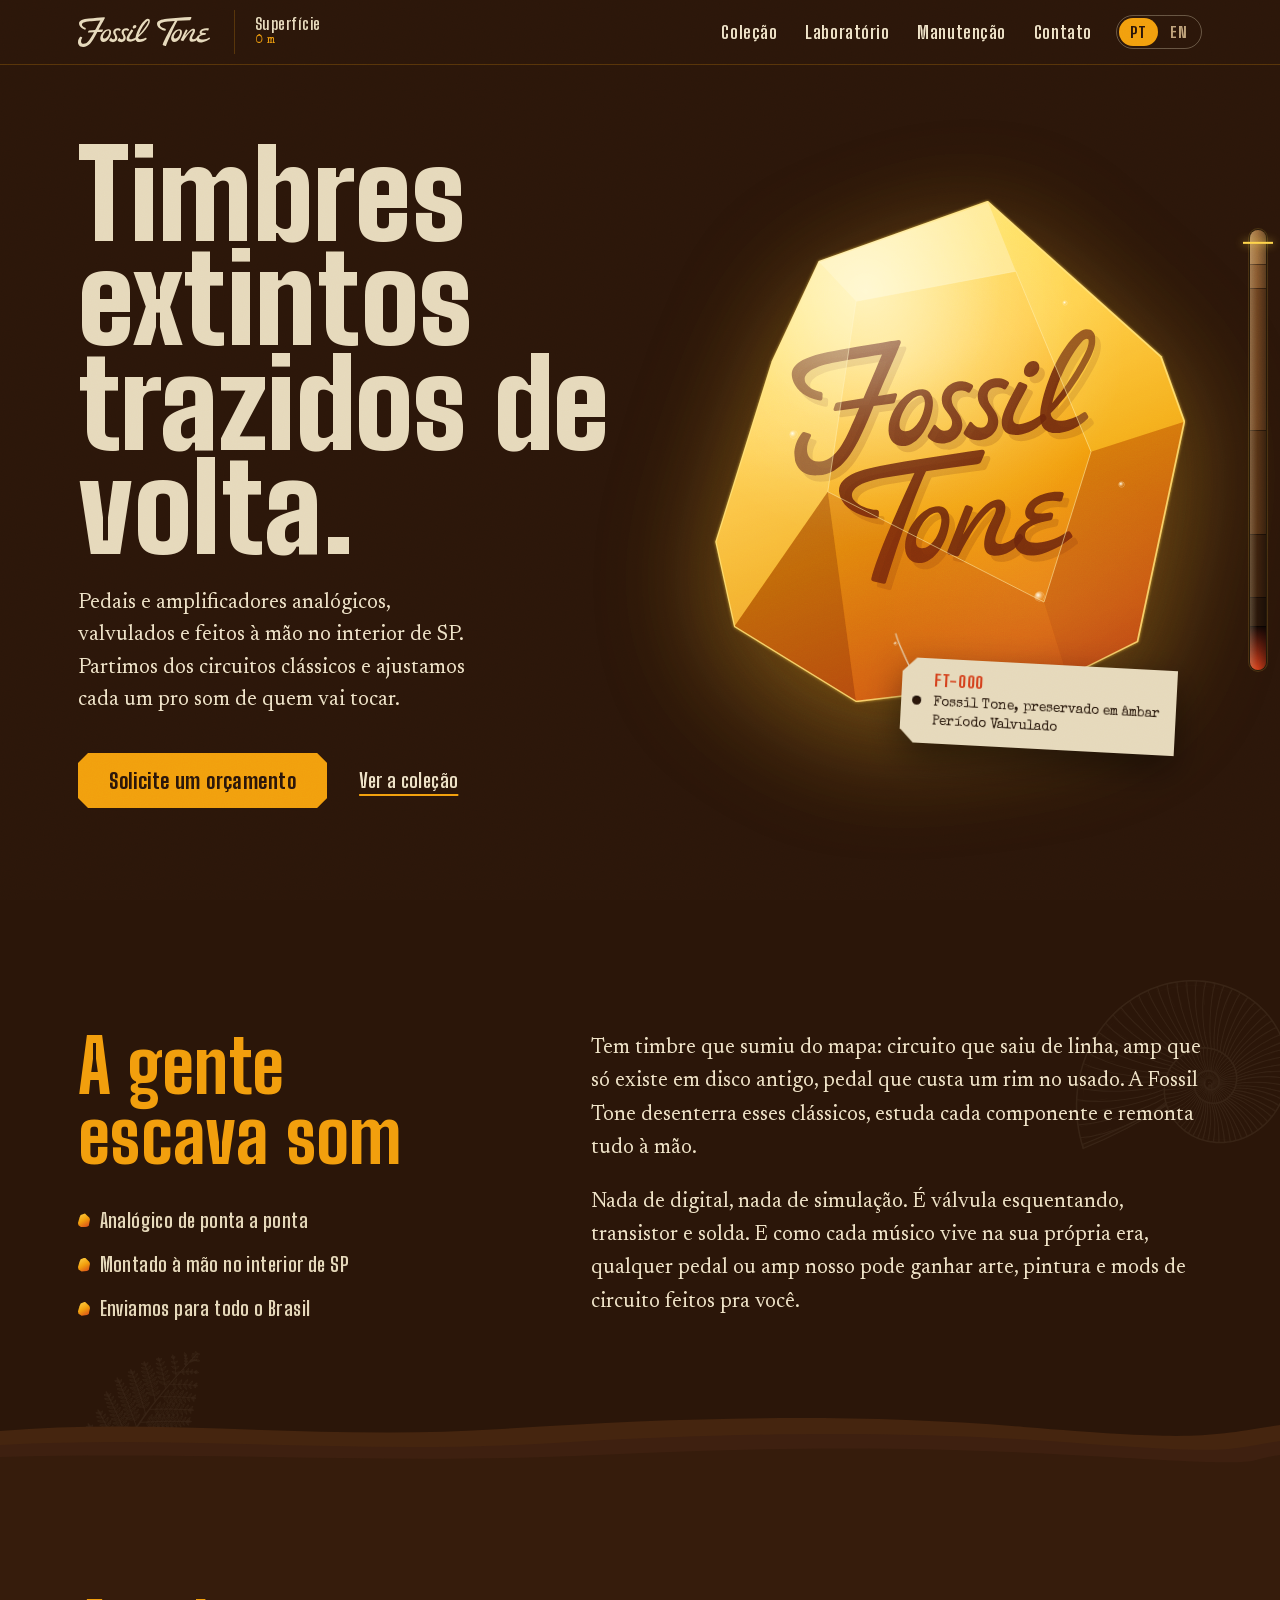
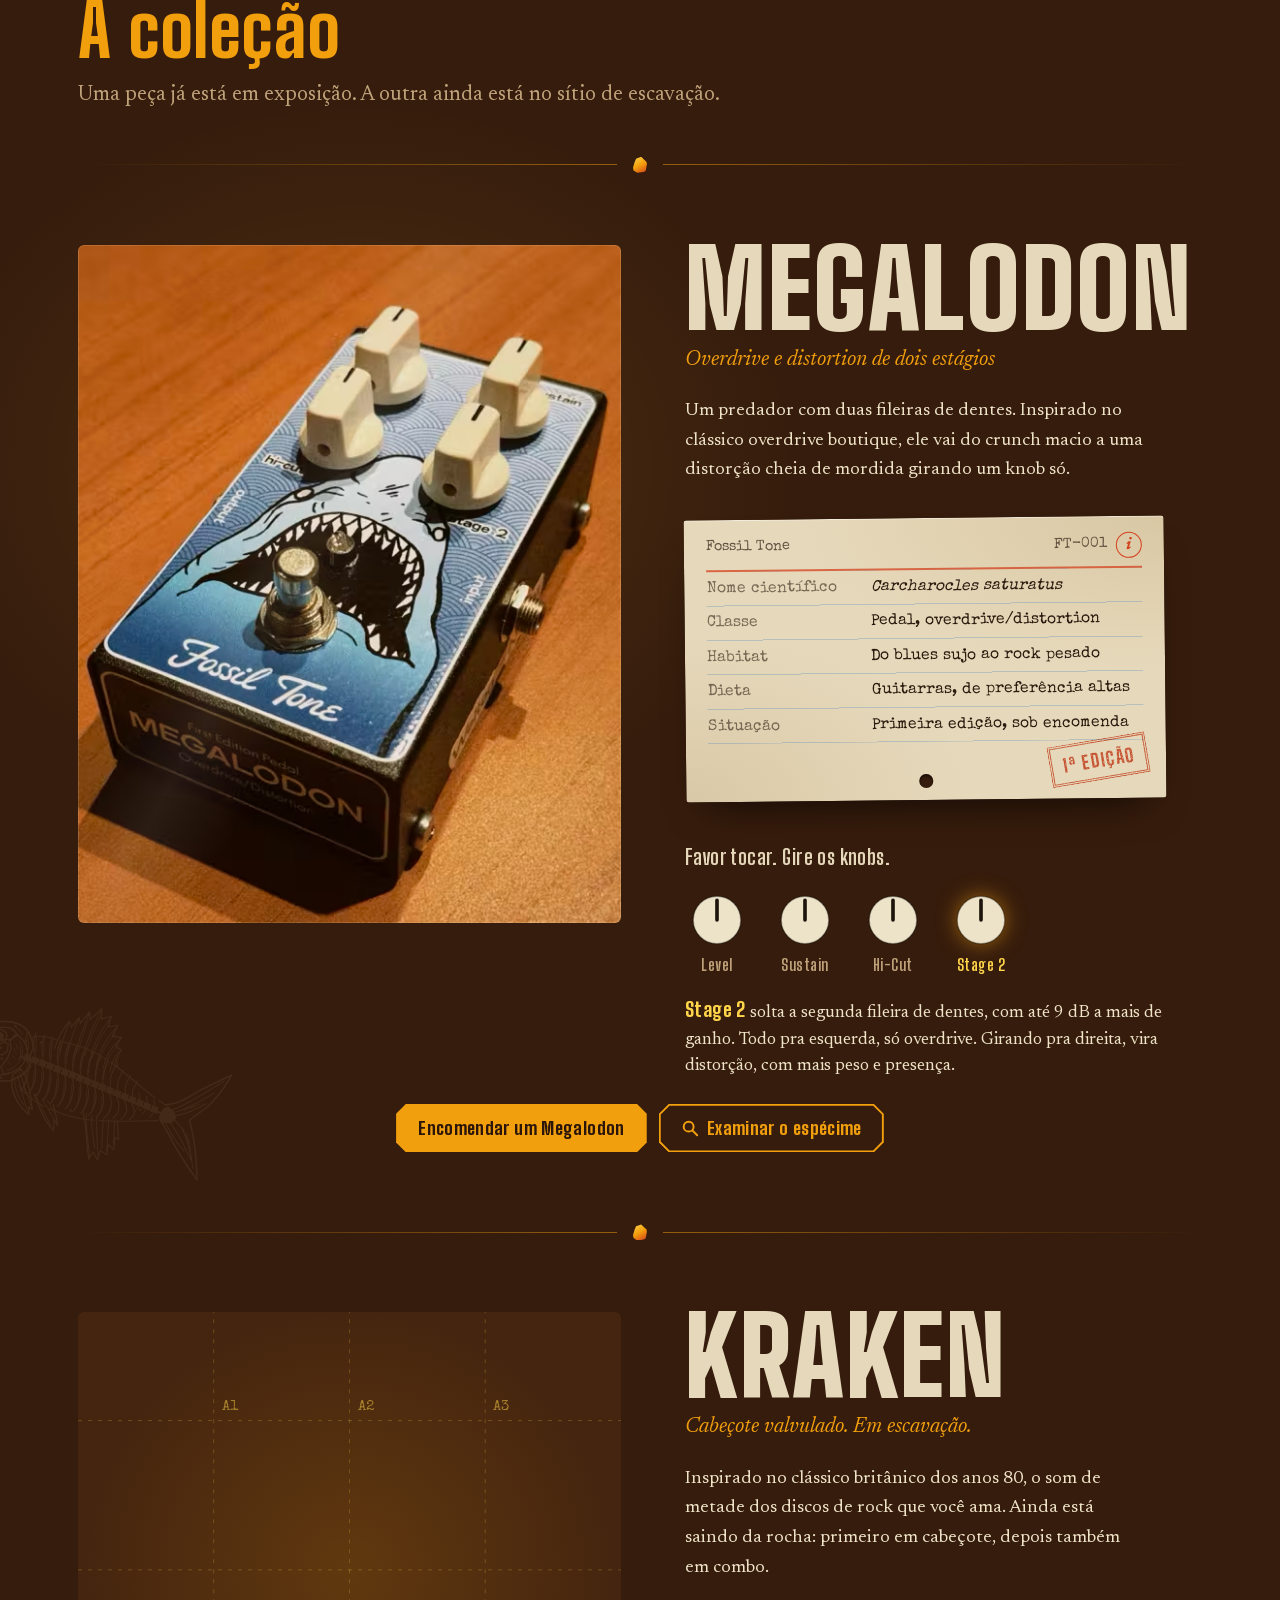
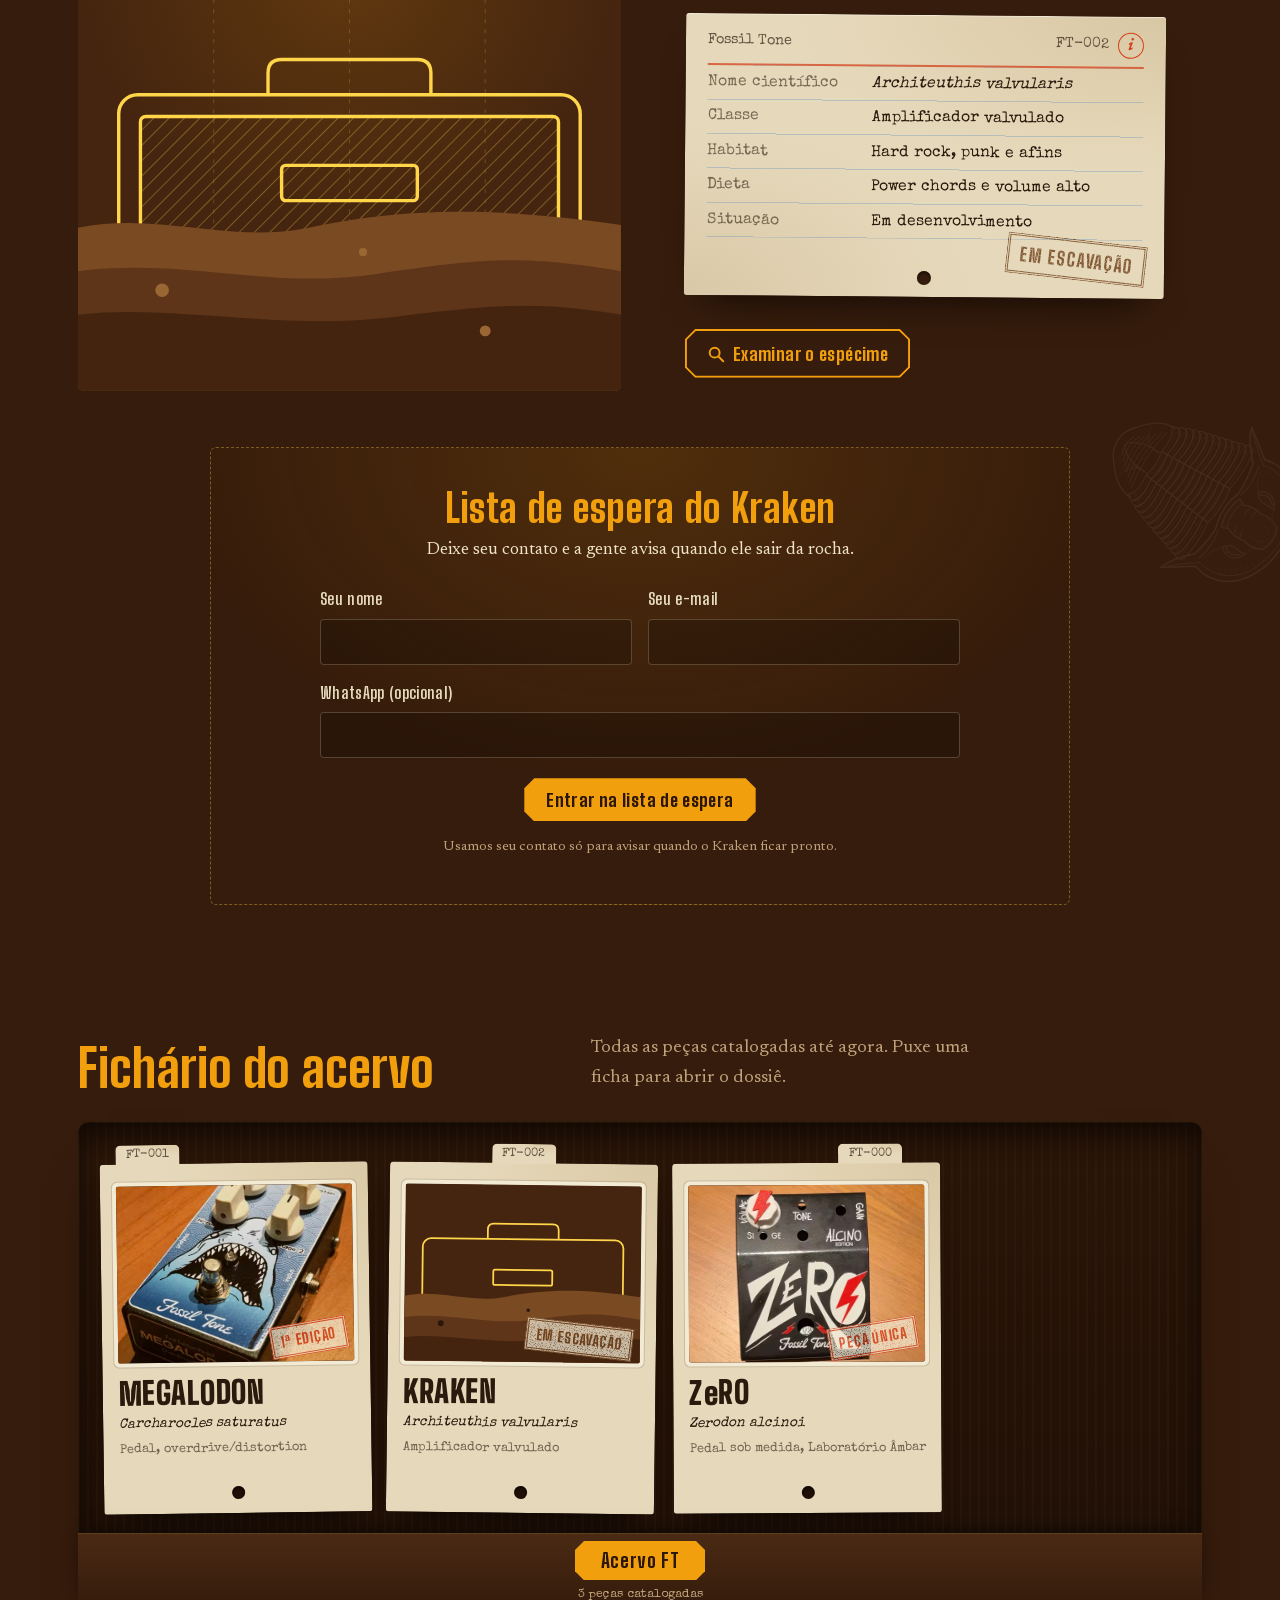
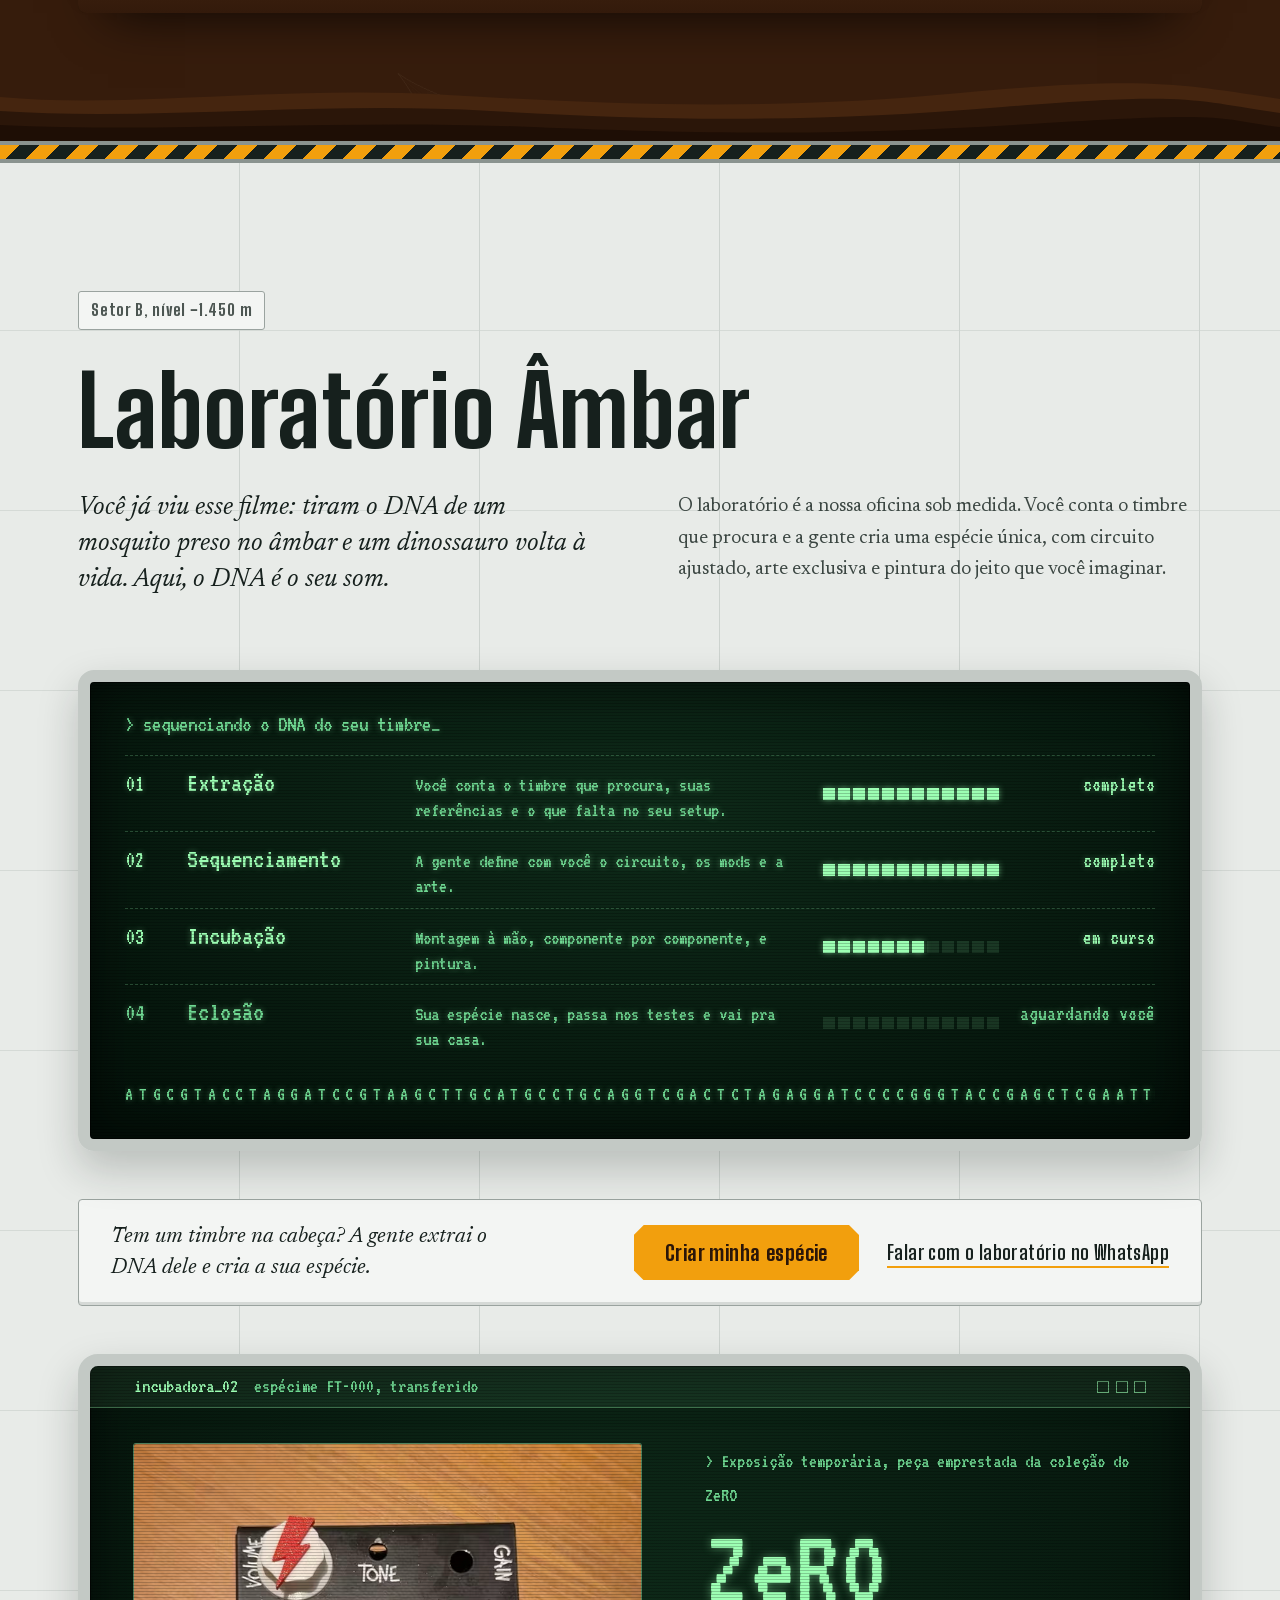
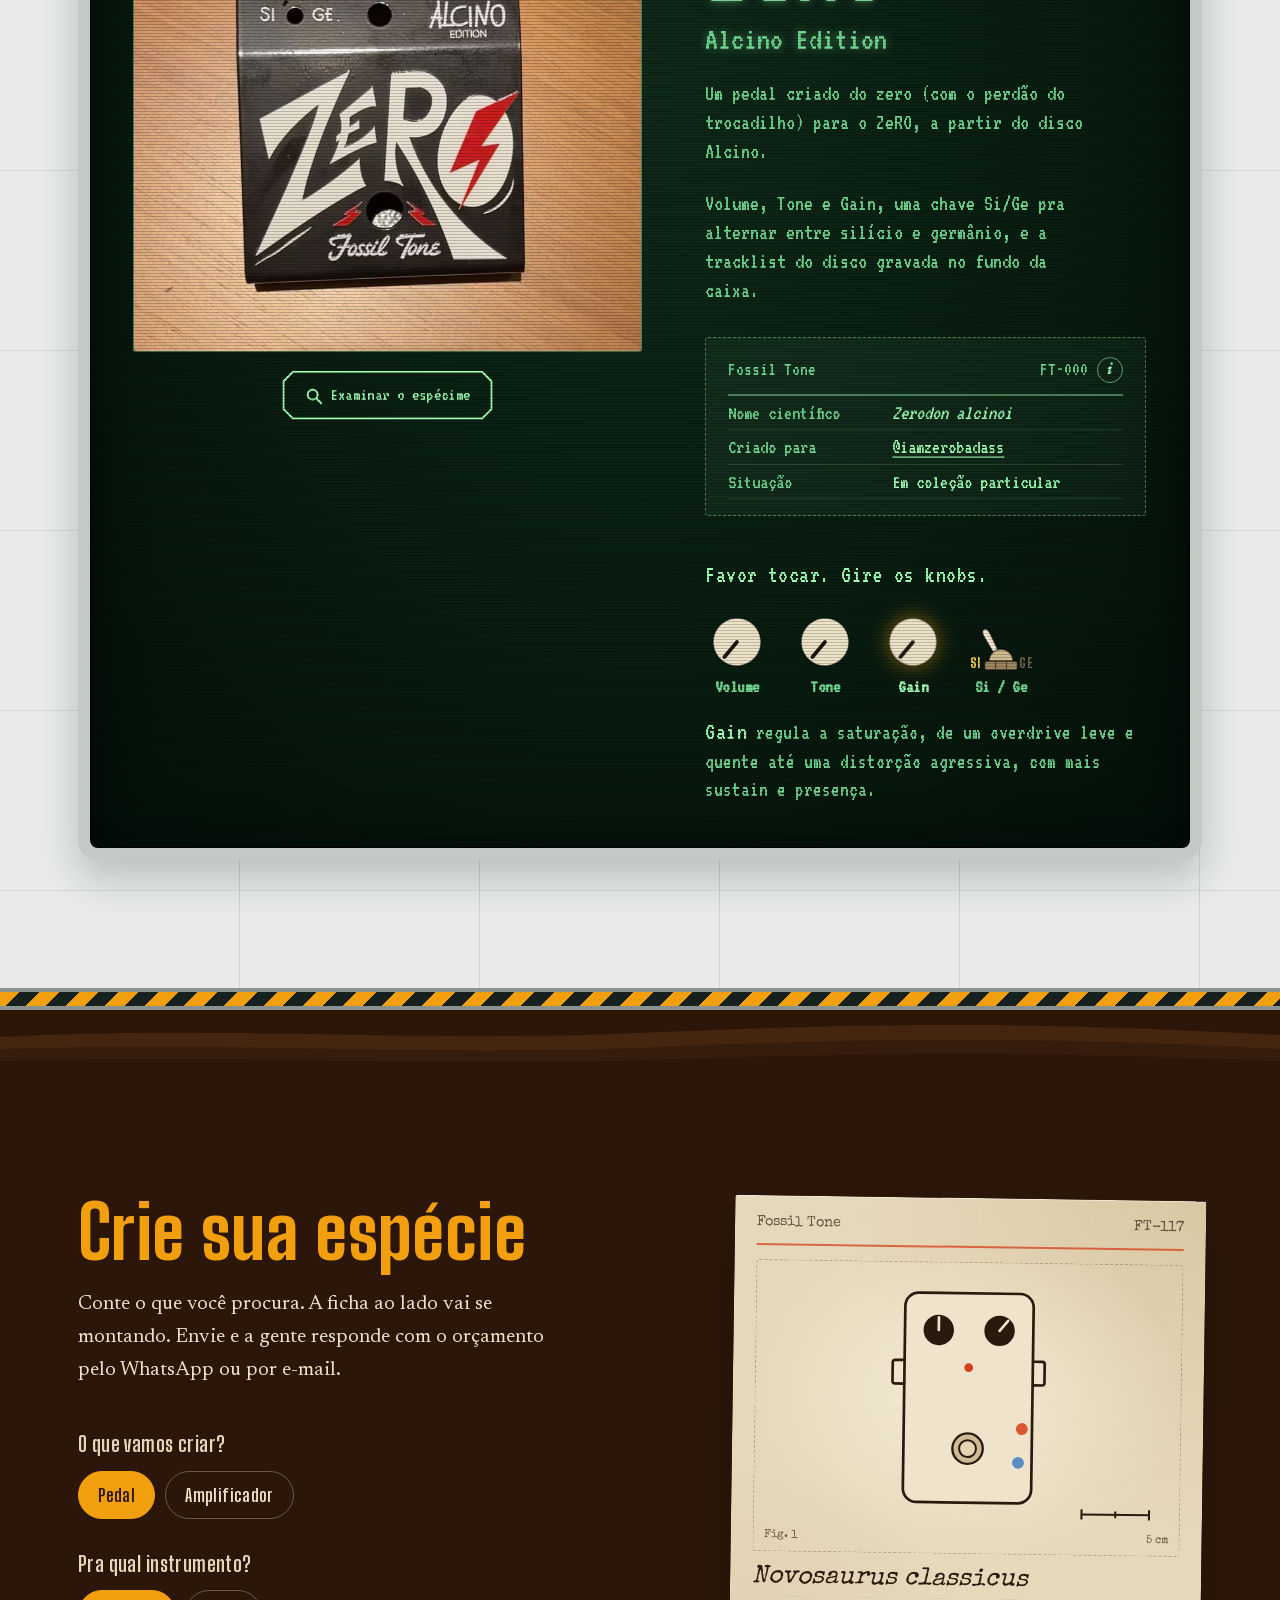
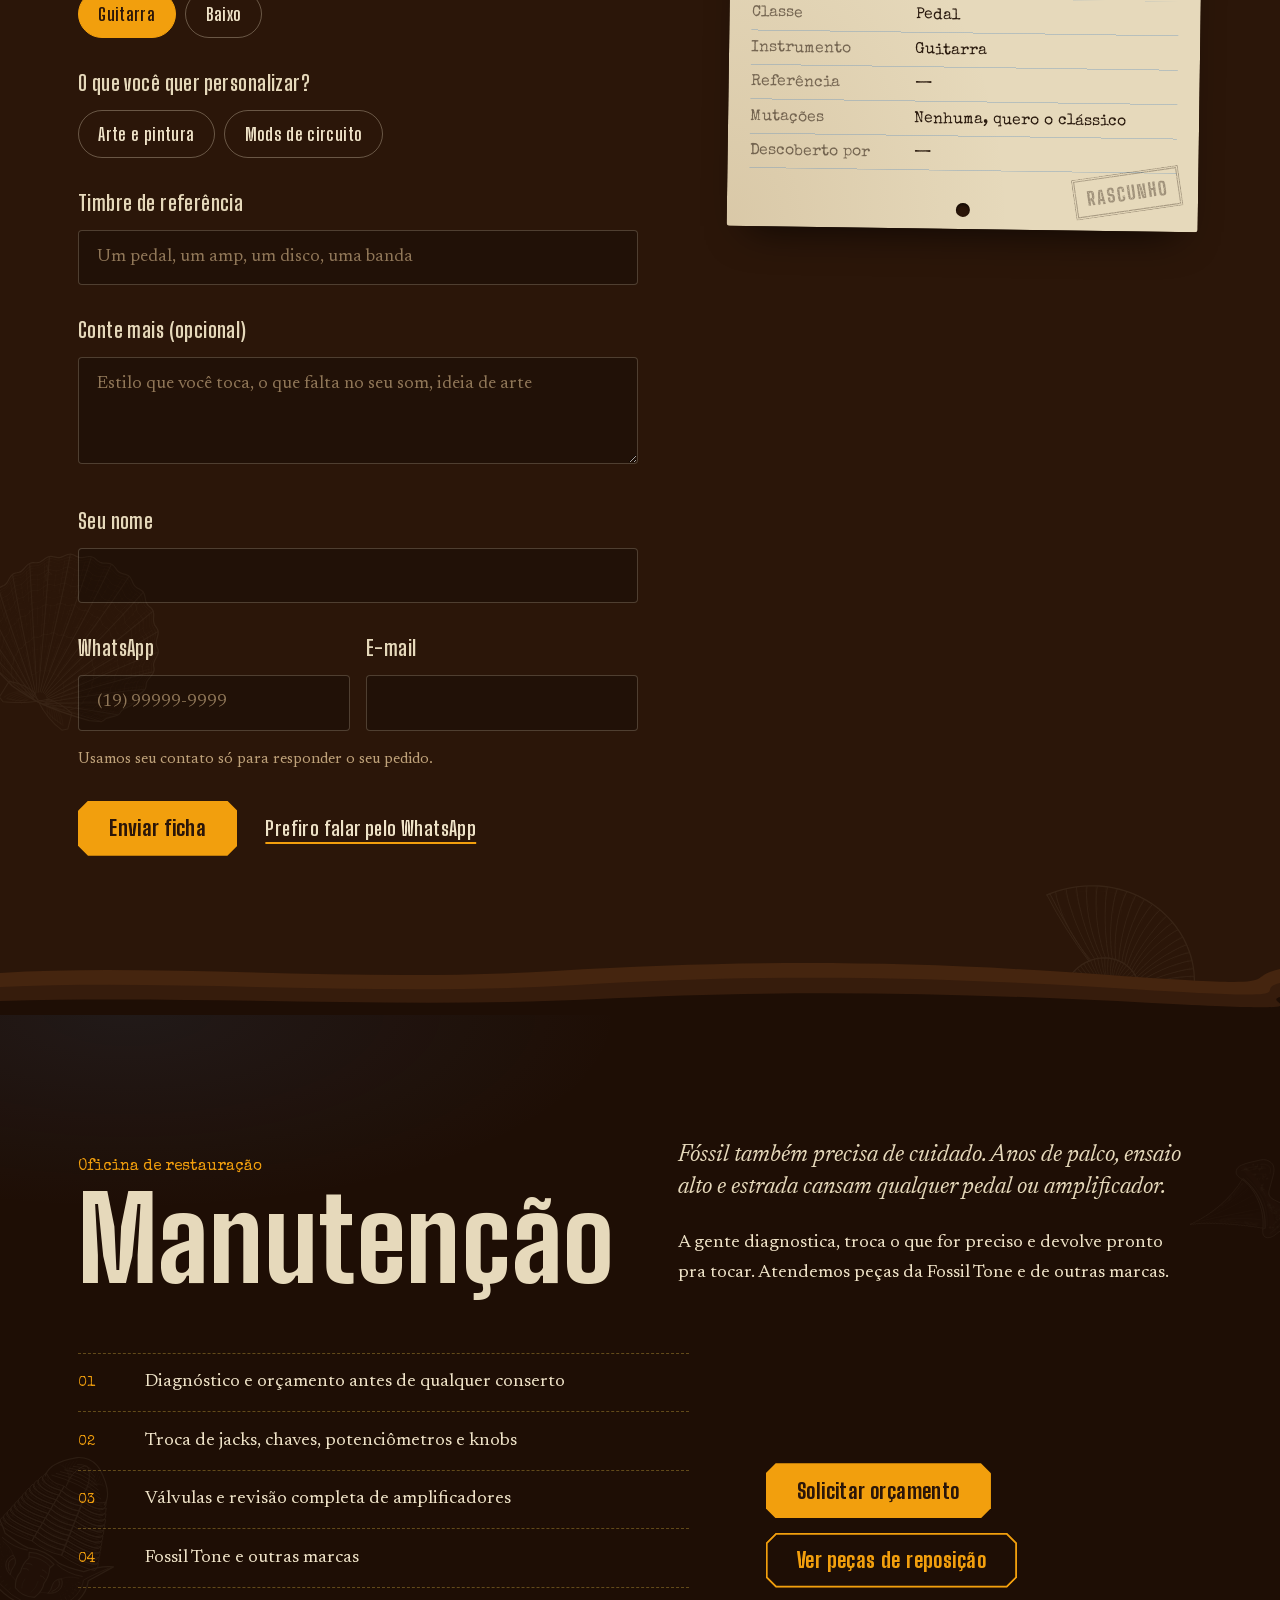
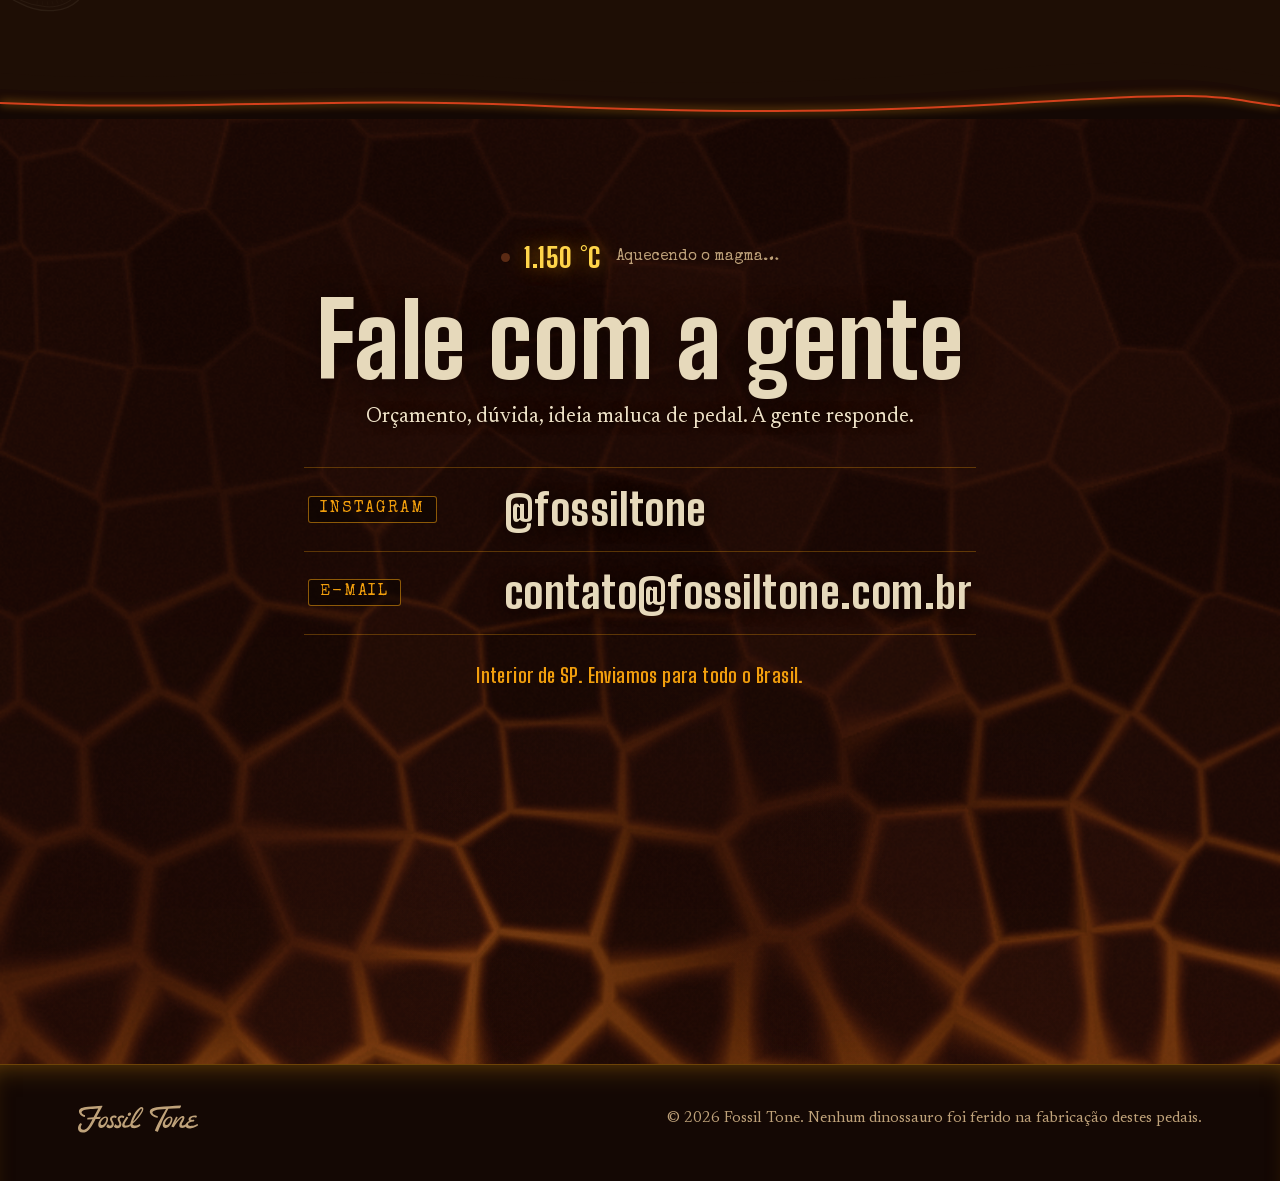
<file: index.html>
<!doctype html>
<html lang="pt-BR">
<head>
  <meta charset="utf-8">
  <meta name="viewport" content="width=device-width, initial-scale=1, viewport-fit=cover">
  <title>Fossil Tone</title>
  <meta name="description" content="Pedais e amplificadores analógicos e valvulados, feitos à mão no interior de SP. Inspirados nos clássicos, ajustados pro seu som.">
  <meta name="theme-color" content="#2B1609">
  <meta property="og:type" content="website">
  <meta property="og:locale" content="pt_BR">
  <meta property="og:title" content="Fossil Tone">
  <meta property="og:description" content="Timbres extintos. Trazidos de volta. Pedais e amplificadores analógicos e valvulados, feitos à mão no interior de SP.">
  <meta property="og:image" content="https://fossiltone.com.br/assets/og-image.jpg">
  <meta property="og:url" content="https://fossiltone.com.br/">
  <link rel="canonical" href="https://fossiltone.com.br/">
  <meta property="og:image:width" content="1200">
  <meta property="og:image:height" content="630">
  <meta property="og:image:alt" content="Logotipo da Fossil Tone preso numa pedra de âmbar, com a frase Timbres extintos, trazidos de volta.">
  <meta name="twitter:card" content="summary_large_image">
  <link rel="icon" href="assets/favicon.svg" type="image/svg+xml">
  <link rel="icon" href="assets/favicon.png" type="image/png">
  <link rel="apple-touch-icon" href="assets/apple-touch-icon.png">
  <link rel="preconnect" href="https://mlyahqfoslwzbwjoxaas.supabase.co" crossorigin>
  <link rel="preload" href="assets/fonts/big-shoulders-display-latin.woff2" as="font" type="font/woff2" crossorigin>
  <link rel="preload" href="assets/fonts/newsreader-latin.woff2" as="font" type="font/woff2" crossorigin>
  <link rel="stylesheet" href="styles.css?v=60">
  <script src="/clarity.js" async></script>
  <script src="/analytics.js"></script>
</head>
<body>

<svg width="0" height="0" style="position:absolute" aria-hidden="true">
  <symbol id="logo" viewBox="0 0 753.22 171.01">
    <path d="M12.69,113.28c1.2-1.2,2.41-1.4,4.01-.6l6.01,2.61c2,.8,2.21,2.61.8,4.41-9.22,12.63-9.62,33.28,9.42,33.28s32.08-19.04,43.7-39.69c3.41-6.01,8.62-15.44,14.43-26.46l-31.27,1.4c-2.21,0-3.41-1.2-2.41-3.41l2.21-5.21c.6-1.4,1.8-2.21,3.41-2.41l34.68-2.41c10.22-19.04,21.45-40.29,29.47-55.53-27.06,1.6-46.91,3.41-59.94,4.61-42.3,3.41-49.12,16.44-42.7,25.86,5.41,7.82,12.83,10.42,16.84,11.23,2,.4,3.21,1.6,3.01,3.61l-.8,5.61c-.2,1.6-1.8,2.81-3.61,2.41-11.23-3.21-24.86-9.62-31.07-23.66C-2.75,22.86,20.7,12.84,62.6,9.03c32.88-3.01,57.74-4.61,87.2-7.02,3.01-.2,4.41,2,3.01,4.81l-5.41,10.42c-2,4.01-15.64,28.47-30.27,56.13l22.45-1.6c2.21-.2,3.41,1.2,2.41,3.41l-3.01,7.22c-.6,1.4-1.6,2.41-3.41,2.41l-25.26,1.2-5.21,10.02c-26.46,50.72-44.71,74.98-75.78,74.98-34.28,0-36.69-36.89-16.64-57.74Z"/>
    <path d="M127.55,115.48c3.61-21.65,26.66-48.92,49.32-45.91,10.02,1.4,13.43,11.63,11.43,22.45-4.21,24.26-23.86,53.12-45.91,49.92-11.83-1.8-17.44-12.43-14.83-26.46ZM148.6,122.9c11.63,2,26.06-15.04,29.27-33.28.8-4.61,0-11.23-4.41-12.03-12.23-1.2-28.47,20.05-31.07,34.08-1.2,6.42,1,10.42,6.21,11.23Z"/>
    <path d="M178.67,134.12c-1.2-1.4-.8-2.81.2-4.21l7.62-10.83c1.2-1.8,2.61-1.6,3.81.2,3.01,4.41,5.81,6.62,9.22,7.42,6.01,1.4,11.63-2,12.23-10.42.6-9.62-12.03-17.64-11.03-30.07,1.4-16.04,15.84-24.66,30.67-22.25,3.61.6,8.02,2.81,11.03,5.21,1.4,1.2,1.6,2.61.4,4.21l-3.41,4.61c-1.2,1.6-2.61,1.8-4.21.6-1.8-1.4-4.01-2.41-6.62-2.81-9.02-1.6-14.43,4.01-14.83,10.42-.8,13.03,11.63,18.44,11.23,33.68-.4,14.23-15.04,25.26-29.67,23.25-8.22-1-13.03-4.41-16.64-9.02Z"/>
    <path d="M226.38,134.12c-1.2-1.4-.8-2.81.2-4.21l7.62-10.83c1.2-1.8,2.61-1.6,3.81.2,3.01,4.41,5.81,6.62,9.22,7.42,6.01,1.4,11.63-2,12.23-10.42.6-9.62-12.03-17.64-11.03-30.07,1.4-16.04,15.84-24.66,30.67-22.25,3.61.6,8.02,2.81,11.03,5.21,1.4,1.2,1.6,2.61.4,4.21l-3.41,4.61c-1.2,1.6-2.61,1.8-4.21.6-1.8-1.4-4.01-2.41-6.62-2.81-9.02-1.6-14.43,4.01-14.83,10.42-.8,13.03,11.63,18.44,11.23,33.68-.4,14.23-15.04,25.26-29.67,23.25-8.22-1-13.03-4.41-16.64-9.02Z"/>
    <path d="M277.7,118.29c2-9.22,10.42-23.05,25.46-45.71,1-1.4,2.61-1.8,4.01-1l6.21,3.41c1.6,1,2.21,2.81,1,4.61-12.23,19.25-19.65,29.07-21.45,36.69-1.8,6.21,1,9.82,6.62,10.42,5.81.6,18.24-2,30.67-10.02,2-1.2,4.21-.6,5.01,1.4l1,2.61c.4,1.2.2,2.41-.6,3.21-18.84,17.04-36.29,17.64-44.91,16.24-12.23-2.21-15.24-11.43-13.03-21.85ZM325.61,45.12c5.21.2,8.82,4.81,7.02,11.03-2.21,7.22-9.62,10.62-14.63,9.62-3.81-.8-6.62-4.01-5.61-9.02,1.4-7.22,7.62-12.03,13.23-11.63Z"/>
    <path d="M329.02,113.88c3.41-19.25,20.25-60.34,42.1-85,8.42-9.62,19.25-19.45,27.46-19.45,15.24,0,14.63,18.84,3.01,37.49-9.82,15.84-29.47,44.7-58.94,69.16-.4,6.82,5.21,10.22,10.42,10.83,11.43,1,24.46-3.21,32.68-8.22,1.6-1,3.21-.6,4.01,1.2l1.6,3.21c.8,1.6.6,3.01-.8,4.21-11.83,9.62-27.06,17.04-45.71,15.24-8.82-1.4-19.65-7.62-15.84-28.67ZM396.17,38.5c4.41-7.22,5.61-14.03,4.41-15.64-1.2-1.6-4.41-1.4-8.22,2.21-19.65,18.64-38.69,53.33-46.51,77.78,23.66-23.05,42.3-50.12,50.32-64.35Z"/>
    <path d="M453.9,50.93c-11.63-26.06,11.83-37.09,53.73-41.3C550.53,5.42,598.64,2.42,643.75.01c3.01-.2,4.61,2.61,3.21,5.41l-5.21,9.82c-1.4,2.81-2.61,3.01-5.81,3.21-23.46,1-47.31,2.21-68.16,3.41-20.85,35.68-49.52,102.84-65.55,141.73-.6,1.6-2,2.21-3.61,1.6l-13.43-4.61c-1.6-.6-2.41-2.21-1.8-3.81,9.82-28.67,44.5-91.62,68.96-133.91l-40.09,2.81c-42.3,3.01-49.12,16.64-42.7,26.06,5.41,7.82,18.44,14.23,28.47,15.24,1.8.2,3.21,1.8,3.01,3.41l-.8,5.61c-.2,1.6-1.8,2.81-3.61,2.41-17.24-3.21-36.49-13.43-42.7-27.46Z"/>
    <path d="M531.89,115.48c3.61-21.65,26.66-48.92,49.32-45.91,10.02,1.4,13.43,11.63,11.43,22.45-4.21,24.26-23.86,53.12-45.91,49.92-11.83-1.8-17.44-12.43-14.83-26.46ZM552.93,122.9c11.63,2,26.06-15.04,29.27-33.28.8-4.61,0-11.23-4.41-12.03-12.23-1.2-28.47,20.05-31.07,34.08-1.2,6.42,1,10.42,6.21,11.23Z"/>
    <path d="M649.56,92.43c10.22-15.24,7.02-20.65-7.42-7.82-12.23,11.03-23.86,25.06-40.29,51.52-.8,1.2-2.21,1.8-3.41,1.4l-9.82-3.01c-2-.6-3.01-2.61-2-4.41l28.27-57.13c.8-1.4,2.41-2,3.81-1.4l4.61,2c1.6.8,2.41,2.61,1.6,4.21l-16.04,32.08c8.02-10.22,18.04-22.85,26.66-30.67,23.86-22.05,42.1-11.63,27.46,15.44-8.42,15.44-17.64,29.67-6.62,31.67,8.82,1.2,19.45-5.61,25.66-10.42,1.4-1.4,3.41-1,4.61.6l1.2,1.6c.6,1,.6,2.21,0,3.21-11.23,16.04-27.46,21.45-40.29,19.65-16.64-2.61-14.83-23.25,2-48.51Z"/>
    <path d="M676.02,122.1c2-12.23,12.23-19.65,23.66-24.06-11.43-5.81-5.01-21.25,7.22-27.87,11.43-6.21,26.46-7.82,37.29-5.41,2,.4,3.01,2.21,2.21,4.01l-2.61,6.42c-.6,1.4-2,2.21-3.61,1.8-8.82-2.21-19.85-2.81-27.46,1.6-7.02,4.01-10.62,10.42-2.21,11.83,4.61.8,8.62.8,15.64.2,2.61-.2,4.81,1.4,4.01,4.01l-1.4,4.21c-.4,1-1.4,1.8-2.61,2-17.04,1.4-32.48,5.01-35.08,15.04-2,9.22,4.81,14.43,24.06,12.43,12.83-1.2,22.85-5.21,31.27-10.42,1.8-1,3.81-.6,4.61,1.2l1.8,3.61c.6,1.4.6,2.81-.2,3.41-9.82,6.21-23.05,14.43-41.7,18.04-24.66,4.81-37.29-6.42-34.88-22.05Z"/>
  </symbol>
  <symbol id="logo-stack" viewBox="0 0 373.11 290.67">
    <path d="M11.54,101.22c1.09-1.09,2.19-1.28,3.65-.55l5.47,2.37c1.82.73,2.01,2.37.73,4.01-8.39,11.49-8.75,30.27,8.57,30.27s29.18-17.32,39.75-36.11c3.1-5.47,7.84-14.04,13.13-24.07l-28.45,1.28c-2.01,0-3.1-1.09-2.19-3.1l2.01-4.74c.55-1.28,1.64-2.01,3.1-2.19l31.55-2.19c9.3-17.32,19.51-36.65,26.81-50.51-24.62,1.46-42.67,3.1-54.52,4.19-38.48,3.1-44.68,14.95-38.84,23.52,4.92,7.11,11.67,9.48,15.32,10.21,1.82.37,2.92,1.46,2.74,3.28l-.73,5.11c-.18,1.46-1.64,2.55-3.28,2.19-10.21-2.92-22.61-8.75-28.27-21.52C-2.5,18.98,18.83,9.86,56.95,6.39,86.85,3.66,109.46,2.2,136.27.01c2.74-.18,4.01,1.82,2.74,4.38l-4.92,9.48c-1.82,3.65-14.22,25.89-27.54,51.06l20.42-1.46c2.01-.18,3.1,1.09,2.19,3.1l-2.74,6.56c-.55,1.28-1.46,2.19-3.1,2.19l-22.98,1.09-4.74,9.12c-24.07,46.14-40.67,68.2-68.93,68.2-31.18,0-33.37-33.55-15.14-52.52Z"/>
    <path d="M116.03,103.22c3.28-19.69,24.25-44.49,44.86-41.76,9.12,1.28,12.22,10.58,10.39,20.42-3.83,22.06-21.7,48.32-41.76,45.41-10.76-1.64-15.86-11.31-13.49-24.07ZM135.17,109.97c10.58,1.82,23.71-13.68,26.62-30.27.73-4.19,0-10.21-4.01-10.94-11.12-1.09-25.89,18.24-28.27,31-1.09,5.84.91,9.48,5.65,10.21Z"/>
    <path d="M162.52,120.18c-1.09-1.28-.73-2.55.18-3.83l6.93-9.85c1.09-1.64,2.37-1.46,3.46.18,2.74,4.01,5.29,6.02,8.39,6.75,5.47,1.28,10.58-1.82,11.12-9.48.55-8.75-10.94-16.05-10.03-27.35,1.28-14.59,14.41-22.43,27.9-20.24,3.28.55,7.29,2.55,10.03,4.74,1.28,1.09,1.46,2.37.36,3.83l-3.1,4.19c-1.09,1.46-2.37,1.64-3.83.55-1.64-1.28-3.65-2.19-6.02-2.55-8.21-1.46-13.13,3.65-13.49,9.48-.73,11.85,10.58,16.78,10.21,30.64-.37,12.95-13.68,22.98-26.99,21.15-7.48-.91-11.85-4.01-15.14-8.21Z"/>
    <path d="M205.92,120.18c-1.09-1.28-.73-2.55.18-3.83l6.93-9.85c1.09-1.64,2.37-1.46,3.46.18,2.74,4.01,5.29,6.02,8.39,6.75,5.47,1.28,10.58-1.82,11.12-9.48.55-8.75-10.94-16.05-10.03-27.35,1.28-14.59,14.41-22.43,27.9-20.24,3.28.55,7.29,2.55,10.03,4.74,1.28,1.09,1.46,2.37.37,3.83l-3.1,4.19c-1.09,1.46-2.37,1.64-3.83.55-1.64-1.28-3.65-2.19-6.02-2.55-8.21-1.46-13.13,3.65-13.49,9.48-.73,11.85,10.58,16.78,10.21,30.64-.37,12.95-13.68,22.98-26.99,21.15-7.48-.91-11.85-4.01-15.14-8.21Z"/>
    <path d="M252.6,105.78c1.82-8.39,9.48-20.97,23.16-41.58.91-1.28,2.37-1.64,3.65-.91l5.65,3.1c1.46.91,2.01,2.55.91,4.19-11.12,17.51-17.87,26.44-19.51,33.37-1.64,5.65.91,8.94,6.02,9.48,5.29.55,16.59-1.82,27.9-9.12,1.82-1.09,3.83-.55,4.56,1.28l.91,2.37c.36,1.09.18,2.19-.55,2.92-17.14,15.5-33.01,16.05-40.85,14.77-11.12-2.01-13.86-10.4-11.85-19.88ZM296.19,39.22c4.74.18,8.02,4.38,6.38,10.03-2.01,6.56-8.75,9.66-13.31,8.75-3.46-.73-6.02-3.65-5.11-8.21,1.28-6.56,6.93-10.94,12.04-10.58Z"/>
    <path d="M299.28,101.77c3.1-17.51,18.42-54.89,38.29-77.32,7.66-8.75,17.51-17.69,24.98-17.69,13.86,0,13.31,17.14,2.74,34.1-8.94,14.41-26.81,40.66-53.61,62.91-.36,6.2,4.74,9.3,9.48,9.85,10.39.91,22.25-2.92,29.72-7.48,1.46-.91,2.92-.55,3.65,1.09l1.46,2.92c.73,1.46.55,2.74-.73,3.83-10.76,8.75-24.62,15.5-41.58,13.86-8.02-1.28-17.87-6.93-14.41-26.08ZM360.37,33.2c4.01-6.56,5.11-12.77,4.01-14.22-1.09-1.46-4.01-1.28-7.48,2.01-17.87,16.96-35.19,48.51-42.31,70.75,21.52-20.97,38.48-45.59,45.77-58.54Z"/>
    <path d="M52.63,186.52c-10.58-23.71,10.76-33.74,48.87-37.57,39.02-3.83,82.79-6.56,123.82-8.75,2.74-.18,4.19,2.37,2.92,4.92l-4.74,8.94c-1.28,2.55-2.37,2.74-5.29,2.92-21.34.91-43.04,2.01-62,3.1-18.96,32.46-45.04,93.55-59.63,128.92-.55,1.46-1.82,2.01-3.28,1.46l-12.22-4.19c-1.46-.55-2.19-2.01-1.64-3.46,8.93-26.08,40.48-83.34,62.73-121.81l-36.47,2.55c-38.48,2.74-44.68,15.14-38.84,23.71,4.92,7.11,16.78,12.95,25.89,13.86,1.64.18,2.92,1.64,2.74,3.1l-.73,5.11c-.18,1.46-1.64,2.55-3.28,2.19-15.68-2.92-33.19-12.22-38.84-24.98Z"/>
    <path d="M123.57,245.23c3.28-19.69,24.25-44.49,44.86-41.76,9.12,1.28,12.22,10.58,10.39,20.42-3.83,22.06-21.7,48.32-41.76,45.41-10.76-1.64-15.87-11.31-13.49-24.07ZM142.71,251.98c10.58,1.82,23.71-13.68,26.62-30.27.73-4.19,0-10.21-4.01-10.94-11.12-1.09-25.89,18.24-28.26,31-1.09,5.84.91,9.48,5.65,10.21Z"/>
    <path d="M230.61,224.26c9.3-13.86,6.38-18.78-6.75-7.11-11.12,10.03-21.7,22.79-36.65,46.86-.73,1.09-2.01,1.64-3.1,1.28l-8.94-2.74c-1.82-.55-2.74-2.37-1.82-4.01l25.71-51.97c.73-1.28,2.19-1.82,3.46-1.28l4.19,1.82c1.46.73,2.19,2.37,1.46,3.83l-14.59,29.18c7.29-9.3,16.41-20.79,24.25-27.9,21.7-20.06,38.29-10.58,24.98,14.04-7.66,14.04-16.05,26.99-6.02,28.81,8.02,1.09,17.69-5.11,23.34-9.48,1.28-1.28,3.1-.91,4.19.55l1.09,1.46c.55.91.55,2.01,0,2.92-10.21,14.59-24.98,19.51-36.65,17.87-15.14-2.37-13.49-21.15,1.82-44.13Z"/>
    <path d="M254.67,251.25c1.82-11.12,11.12-17.87,21.52-21.88-10.39-5.29-4.56-19.33,6.56-25.35,10.39-5.65,24.07-7.11,33.92-4.92,1.82.36,2.74,2.01,2.01,3.65l-2.37,5.84c-.55,1.28-1.82,2.01-3.28,1.64-8.02-2.01-18.05-2.55-24.98,1.46-6.38,3.65-9.66,9.48-2.01,10.76,4.19.73,7.84.73,14.22.18,2.37-.18,4.38,1.28,3.65,3.65l-1.28,3.83c-.37.91-1.28,1.64-2.37,1.82-15.5,1.28-29.54,4.56-31.91,13.68-1.82,8.39,4.38,13.13,21.88,11.31,11.67-1.09,20.79-4.74,28.45-9.48,1.64-.91,3.47-.55,4.19,1.09l1.64,3.28c.55,1.28.55,2.55-.18,3.1-8.94,5.65-20.97,13.13-37.93,16.41-22.43,4.38-33.92-5.84-31.73-20.06Z"/>
  </symbol>
</svg>

<a class="skip" href="#conteudo" data-i18n="skip">Pular para o conteúdo</a>

<header class="topbar" id="topbar">
  <div class="wrap topbar__inner">
    <a class="topbar__logo" href="#topo" aria-label="Fossil Tone, voltar ao topo" data-i18n-aria="a11y.home">
      <svg aria-hidden="true"><use href="#logo"/></svg>
    </a>
    <button type="button" class="depth" id="depth-btn" aria-expanded="false" aria-controls="strata-menu" aria-label="Abrir o mapa das camadas" data-i18n-aria="menu.open">
      <span class="depth__text" aria-hidden="true">
        <span class="depth__period" id="depth-period">Superfície</span>
        <span class="depth__value" id="depth-value">0 m</span>
      </span>
      <svg class="depth__caret" viewBox="0 0 12 8" aria-hidden="true"><path d="M1 1.5l5 5 5-5"/></svg>
    </button>
    <nav class="topbar__nav" aria-label="Seções" data-i18n-aria="a11y.nav">
      <a href="#colecao" data-i18n="nav.collection">Coleção</a>
      <a href="#laboratorio" data-i18n="nav.lab">Laboratório</a>
      <a href="#manutencao" data-i18n="nav.restore">Manutenção</a>
      <a href="#contato" data-i18n="nav.contact">Contato</a>
    </nav>
    <div class="lang" role="group" aria-label="Idioma / Language">
      <button type="button" data-lang="pt" aria-pressed="true">PT</button>
      <button type="button" data-lang="en" aria-pressed="false">EN</button>
    </div>
  </div>
  <nav class="strata-menu" id="strata-menu" aria-label="Camadas do site" data-i18n-aria="menu.label" hidden>
    <ol class="strata-menu__list">
      <li><a class="wrap" href="#topo" data-layer="0"><span class="strata-menu__name" data-i18n="menu.top">Início</span><span class="strata-menu__meta"><span data-i18n="depth.surface">Superfície</span><span data-depth="0">0 m</span></span></a></li>
      <li><a class="wrap" href="#sobre" data-layer="1"><span class="strata-menu__name" data-i18n="menu.about">Sobre</span><span class="strata-menu__meta"><span data-i18n="depth.pleistocene">Pleistoceno</span><span data-depth="12">12 m</span></span></a></li>
      <li><a class="wrap" href="#colecao" data-layer="2"><span class="strata-menu__name" data-i18n="menu.collection">Coleção</span><span class="strata-menu__meta"><span data-i18n="depth.miocene">Mioceno</span><span data-depth="340">340 m</span></span></a></li>
      <li><a class="wrap" href="#laboratorio" data-layer="3"><span class="strata-menu__name" data-i18n="menu.lab">Laboratório</span><span class="strata-menu__meta"><span data-i18n="depth.jurassic">Jurássico</span><span data-depth="1450">1450 m</span></span></a></li>
      <li><a class="wrap" href="#orcamento" data-layer="4"><span class="strata-menu__name" data-i18n="menu.create">Crie sua espécie</span><span class="strata-menu__meta"><span data-i18n="depth.triassic">Triássico</span><span data-depth="2100">2100 m</span></span></a></li>
      <li><a class="wrap" href="#manutencao" data-layer="5"><span class="strata-menu__name" data-i18n="menu.restore">Manutenção</span><span class="strata-menu__meta"><span data-i18n="depth.permian">Permiano</span><span data-depth="2900">2900 m</span></span></a></li>
      <li><a class="wrap" href="#contato" data-layer="6"><span class="strata-menu__name" data-i18n="menu.contact">Contato</span><span class="strata-menu__meta"><span data-i18n="depth.magma">Câmara magmática</span><span data-depth="6000">6000 m</span></span></a></li>
    </ol>
  </nav>
</header>

<nav class="core" id="core" aria-label="Coluna estratigráfica" data-i18n-aria="core.label">
  <ol class="core__list">
    <li><a href="#topo" data-layer="0"><span class="core__tip"><span class="core__name" data-i18n="menu.top">Início</span><span class="core__meta"><span data-i18n="depth.surface">Superfície</span> <span data-depth="0">0 m</span></span></span></a></li>
    <li><a href="#sobre" data-layer="1"><span class="core__tip"><span class="core__name" data-i18n="menu.about">Sobre</span><span class="core__meta"><span data-i18n="depth.pleistocene">Pleistoceno</span> <span data-depth="12">12 m</span></span></span></a></li>
    <li><a href="#colecao" data-layer="2"><span class="core__tip"><span class="core__name" data-i18n="menu.collection">Coleção</span><span class="core__meta"><span data-i18n="depth.miocene">Mioceno</span> <span data-depth="340">340 m</span></span></span></a></li>
    <li><a href="#laboratorio" data-layer="3"><span class="core__tip"><span class="core__name" data-i18n="menu.lab">Laboratório</span><span class="core__meta"><span data-i18n="depth.jurassic">Jurássico</span> <span data-depth="1450">1450 m</span></span></span></a></li>
    <li><a href="#orcamento" data-layer="4"><span class="core__tip"><span class="core__name" data-i18n="menu.create">Crie sua espécie</span><span class="core__meta"><span data-i18n="depth.triassic">Triássico</span> <span data-depth="2100">2100 m</span></span></span></a></li>
    <li><a href="#manutencao" data-layer="5"><span class="core__tip"><span class="core__name" data-i18n="menu.restore">Manutenção</span><span class="core__meta"><span data-i18n="depth.permian">Permiano</span> <span data-depth="2900">2900 m</span></span></span></a></li>
    <li><a href="#contato" data-layer="6"><span class="core__tip"><span class="core__name" data-i18n="menu.contact">Contato</span><span class="core__meta"><span data-i18n="depth.magma">Câmara magmática</span> <span data-depth="6000">6000 m</span></span></span></a></li>
  </ol>
  <span class="core__drill" id="core-drill" aria-hidden="true"></span>
</nav>

<main id="conteudo">

  <!-- SUPERFÍCIE -->
  <section class="hero" id="topo">
    <div class="wrap hero__grid">
      <div class="hero__text">
        <h1 class="hero__title">
          <span data-i18n="hero.l1">Timbres extintos</span>
          <span data-i18n="hero.l2">trazidos de volta.</span>
        </h1>
        <p class="hero__lead" data-i18n="hero.lead">Pedais e amplificadores analógicos, valvulados e feitos à mão no interior de SP. Partimos dos circuitos clássicos e ajustamos cada um pro som de quem vai tocar.</p>
        <div class="hero__actions">
          <a class="btn" href="#orcamento" data-i18n="cta.quote">Solicite um orçamento</a>
          <a class="link" href="#colecao" data-i18n="hero.see">Ver a coleção</a>
        </div>
      </div>

      <figure class="amber" id="amber">
        <div class="amber__tilt">
          <div class="amber__stone" role="img" aria-label="Logotipo da Fossil Tone preso dentro de uma pedra de âmbar." data-i18n-aria="hero.alt">
            <svg class="amber__fossil amber__fossil--raw" viewBox="0 0 373.11 290.67" aria-hidden="true"><use href="#logo-stack"/></svg>
            <div class="amber__resin" aria-hidden="true"></div>
            <svg class="amber__fossil amber__fossil--in" viewBox="0 0 373.11 290.67" aria-hidden="true">
              <use class="amber__ghost" href="#logo-stack" x="6" y="8"/>
              <use href="#logo-stack"/>
            </svg>
            <svg class="amber__facets" viewBox="0 0 100 100" preserveAspectRatio="none" aria-hidden="true">
              <polygon class="f-hi"  points="22,12 58,0 64,14 30,20"/>
              <polygon class="f-hi2" points="0,68 12,32 22,12 30,20 24,58 4,85"/>
              <polygon class="f-lo"  points="64,14 58,0 95,31 100,44 80,50"/>
              <polygon class="f-lo2" points="80,50 100,44 90,88 75,95 70,80"/>
              <polygon class="f-dk"  points="4,85 24,58 30,100"/>
              <polygon class="f-dk2" points="24,58 70,80 75,95 30,100"/>
              <polyline class="f-edge" points="30,20 64,14 80,50 70,80 24,58 30,20"/>
              <polygon class="f-rim" points="22,12 58,0 95,31 100,44 90,88 75,95 30,100 4,85 0,68 12,32"/>
            </svg>
            <div class="amber__glare" aria-hidden="true"></div>
            <span class="bubble" style="--x:16%;--y:46%;--s:7px" aria-hidden="true"></span>
            <span class="bubble" style="--x:74%;--y:20%;--s:4px" aria-hidden="true"></span>
            <span class="bubble" style="--x:68%;--y:78%;--s:9px" aria-hidden="true"></span>
            <span class="bubble" style="--x:38%;--y:88%;--s:3px" aria-hidden="true"></span>
            <span class="bubble" style="--x:86%;--y:56%;--s:5px" aria-hidden="true"></span>
            <svg class="amber__cracks" viewBox="0 0 100 100" preserveAspectRatio="none" aria-hidden="true">
              <polyline class="crack" points="62,14 58,22 61,27 55,34"/>
              <polyline class="crack" points="61,27 70,30 74,38 83,40"/>
              <polyline class="crack" points="55,34 47,37 43,45 35,46"/>
              <polyline class="crack" points="74,38 72,48 77,56 74,66"/>
              <polyline class="crack" points="58,22 49,19 42,22 33,18 24,22"/>
            </svg>
            <svg class="amber__mosquito" viewBox="0 0 60 40" aria-hidden="true">
              <ellipse class="wing" cx="35" cy="13" rx="9" ry="3" transform="rotate(-24 35 13)"/>
              <ellipse class="wing" cx="38" cy="15" rx="8" ry="2.6" transform="rotate(-8 38 15)"/>
              <g class="legs">
                <polyline points="28,21 21,27 17,36"/><polyline points="30,22 28,31 25,39"/><polyline points="32,22 38,30 41,38"/>
                <polyline points="28,20 20,22 12,21"/><polyline points="31,21 36,27 47,30"/><polyline points="30,21 24,30 22,38"/>
                <line x1="23" y1="19.5" x2="13" y2="23"/>
              </g>
              <ellipse cx="30" cy="20" rx="4.2" ry="3"/>
              <ellipse cx="42" cy="22" rx="9.5" ry="2.4" transform="rotate(9 42 22)"/>
              <circle cx="25" cy="19" r="2.3"/>
            </svg>
          </div>
        </div>
        <figcaption class="tag">
          <svg class="tag__string" viewBox="0 0 40 70" aria-hidden="true"><path d="M32 68 C34 48 14 26 6 2"/></svg>
          <span class="tag__card">
            <span class="tag__no">FT-000</span>
            <span data-i18n="hero.tag1">Fossil Tone, preservado em âmbar</span>
            <span data-i18n="hero.tag2">Período Valvulado</span>
          </span>
        </figcaption>
      </figure>
    </div>
  </section>

  <!-- SOBRE -->
  <section class="about" id="sobre" aria-labelledby="sobre-t">
    <div class="fossils" aria-hidden="true"></div>
    <div class="wrap about__grid">
      <div class="about__head">
        <h2 class="h2" id="sobre-t" data-i18n="about.title">A gente escava som</h2>
        <ul class="facts">
          <li data-i18n="about.f1">Analógico de ponta a ponta</li>
          <li data-i18n="about.f2">Montado à mão no interior de SP</li>
          <li data-i18n="about.f3">Enviamos para todo o Brasil</li>
        </ul>
      </div>
      <div class="about__body">
        <p data-i18n="about.p1">Tem timbre que sumiu do mapa: circuito que saiu de linha, amp que só existe em disco antigo, pedal que custa um rim no usado. A Fossil Tone desenterra esses clássicos, estuda cada componente e remonta tudo à mão.</p>
        <p data-i18n="about.p2">Nada de digital, nada de simulação. É válvula esquentando, transistor e solda. E como cada músico vive na sua própria era, qualquer pedal ou amp nosso pode ganhar arte, pintura e mods de circuito feitos pra você.</p>
      </div>
    </div>
  </section>

  <!-- COLEÇÃO -->
  <section class="collection" id="colecao" aria-labelledby="colecao-t">
    <div class="fossils" aria-hidden="true"></div>
    <svg class="strata strata--clay" viewBox="0 0 1200 60" preserveAspectRatio="none" aria-hidden="true">
      <path class="b1" d="M0 20 C150 6 300 30 470 18 S800 2 960 16 S1130 26 1200 14 V60 H0Z"/>
      <path class="b2" d="M0 34 C180 24 330 44 520 32 S860 20 1010 32 S1150 38 1200 30 V60 H0Z"/>
      <path class="b3" d="M0 46 C200 40 360 54 560 44 S880 36 1040 46 S1160 50 1200 44 V60 H0Z"/>
    </svg>
    <div class="wrap">
      <header class="section-head">
        <h2 class="h2" id="colecao-t" data-i18n="col.title">A coleção</h2>
        <p data-i18n="col.lead">Uma peça já está em exposição. A outra ainda está no sítio de escavação.</p>
      </header>
      <div class="section-rule" aria-hidden="true"><span></span></div>

      <!-- Megalodon: em exposição -->
      <article class="specimen spot" id="exposicao-megalodon" aria-labelledby="mega-t">
        <div class="gallery">
          <div class="gallery__main">
            <picture>
              <source id="gallery-main-avif" type="image/avif" srcset="assets/img/megalodon-angle-560.avif 560w, assets/img/megalodon-angle-800.avif 800w, assets/img/megalodon-angle-1200.avif 1200w" sizes="(min-width: 1220px) 540px, (min-width: 861px) 45vw, (min-width: 700px) 46vw, calc(100vw - 32px)">
              <img id="gallery-main" src="assets/img/megalodon-angle-800.jpg" srcset="assets/img/megalodon-angle-560.jpg 560w, assets/img/megalodon-angle-800.jpg 800w, assets/img/megalodon-angle-1200.jpg 1200w" sizes="(min-width: 1220px) 540px, (min-width: 861px) 45vw, (min-width: 700px) 46vw, calc(100vw - 32px)" width="800" height="1200" alt="Megalodon em ângulo sobre uma mesa de madeira." loading="lazy" decoding="async">
            </picture>
          </div>
          <div class="gallery__thumbs" role="group" aria-label="Fotos do Megalodon" data-i18n-aria="mega.photos">
            <button type="button" aria-pressed="true" data-photo="megalodon-angle" data-alt-key="mega.alt1"><picture><source type="image/avif" srcset="assets/img/megalodon-angle-thumb.avif"><img src="assets/img/megalodon-angle-thumb.jpg" width="240" height="360" alt="" loading="lazy" decoding="async"></picture></button>
            <button type="button" aria-pressed="false" data-photo="megalodon-art" data-alt-key="mega.alt2"><picture><source type="image/avif" srcset="assets/img/megalodon-art-thumb.avif"><img src="assets/img/megalodon-art-thumb.jpg" width="240" height="360" alt="" loading="lazy" decoding="async"></picture></button>
            <button type="button" aria-pressed="false" data-photo="megalodon-plate" data-alt-key="mega.alt3"><picture><source type="image/avif" srcset="assets/img/megalodon-plate-thumb.avif"><img src="assets/img/megalodon-plate-thumb.jpg" width="240" height="360" alt="" loading="lazy" decoding="async"></picture></button>
            <button type="button" aria-pressed="false" data-photo="megalodon-manual" data-alt-key="mega.alt4"><picture><source type="image/avif" srcset="assets/img/megalodon-manual-thumb.avif"><img src="assets/img/megalodon-manual-thumb.jpg" width="240" height="360" alt="" loading="lazy" decoding="async"></picture></button>
          </div>
        </div>

        <div class="specimen__info">
          <h3 class="species-name" id="mega-t">Megalodon</h3>
          <p class="species-kind" data-i18n="mega.kind">Overdrive e distortion de dois estágios</p>
          <p data-i18n="mega.p">Um predador com duas fileiras de dentes. Inspirado no clássico overdrive boutique, ele vai do crunch macio a uma distorção cheia de mordida girando um knob só.</p>

          <div class="card card--mega">
            <div class="card__head">
              <span>Fossil Tone</span>
              <span class="card__no">FT-001 <button type="button" class="info-btn" data-ficha="megalodon" aria-label="Abrir a ficha técnica">i</button></span>
            </div>
            <dl class="card__rows">
              <div><dt data-i18n="card.sci">Nome científico</dt><dd><i>Carcharocles saturatus</i></dd></div>
              <div><dt data-i18n="card.class">Classe</dt><dd data-i18n="mega.class">Pedal, overdrive/distortion</dd></div>
              <div><dt data-i18n="card.habitat">Habitat</dt><dd data-i18n="mega.habitat">Do blues sujo ao rock pesado</dd></div>
              <div><dt data-i18n="card.diet">Dieta</dt><dd data-i18n="mega.diet">Guitarras, de preferência altas</dd></div>
              <div><dt data-i18n="card.status">Situação</dt><dd data-i18n="mega.status">Primeira edição, sob encomenda</dd></div>
            </dl>
            <span class="stamp" data-i18n="mega.stamp">1ª edição</span>
            <span class="card__hole" aria-hidden="true"></span>
          </div>

          <div class="knobs">
            <h4 class="knobs__title" data-i18n="knobs.title">Favor tocar. Gire os knobs.</h4>
            <div class="knobs__row" role="group" aria-label="Controles do Megalodon" data-i18n-aria="knobs.aria">
              <button type="button" class="knob" data-knob="level" aria-pressed="false"><svg viewBox="0 0 40 40" aria-hidden="true"><circle cx="20" cy="20" r="17"/><line x1="20" y1="20" x2="20" y2="6"/></svg><span>Level</span></button>
              <button type="button" class="knob" data-knob="sustain" aria-pressed="false"><svg viewBox="0 0 40 40" aria-hidden="true"><circle cx="20" cy="20" r="17"/><line x1="20" y1="20" x2="20" y2="6"/></svg><span>Sustain</span></button>
              <button type="button" class="knob" data-knob="hicut" aria-pressed="false"><svg viewBox="0 0 40 40" aria-hidden="true"><circle cx="20" cy="20" r="17"/><line x1="20" y1="20" x2="20" y2="6"/></svg><span>Hi-Cut</span></button>
              <button type="button" class="knob" data-knob="stage2" aria-pressed="true"><svg viewBox="0 0 40 40" aria-hidden="true"><circle cx="20" cy="20" r="17"/><line x1="20" y1="20" x2="20" y2="6"/></svg><span>Stage 2</span></button>
            </div>
            <p class="knobs__desc" id="knob-desc" aria-live="polite"></p>
          </div>

        </div>
        <div class="specimen__actions">
          <a class="btn" href="#orcamento" data-i18n="mega.cta" data-preset="pedal">Encomendar um Megalodon</a>
          <button type="button" class="btn btn--ghost examine" data-examine="megalodon"><svg class="examine__icon" viewBox="0 0 20 20" aria-hidden="true"><circle cx="8.5" cy="8.5" r="5.5"/><path d="M12.6 12.6 18 18"/></svg><span data-i18n="examine">Examinar o espécime</span></button>
        </div>
      </article>

      <div class="section-rule section-rule--piece" aria-hidden="true"><span></span></div>

      <!-- Kraken: ainda no sítio -->
      <article class="specimen specimen--dig" id="exposicao-kraken" aria-labelledby="kraken-t">
        <div class="dig">
          <svg class="dig__amp" viewBox="0 -232 400 502" preserveAspectRatio="xMidYMax slice" role="img" aria-labelledby="kraken-svg-t">
            <title id="kraken-svg-t" data-i18n="kraken.svg">Silhueta do cabeçote Kraken ainda parcialmente enterrada.</title>
            <defs>
              <pattern id="grill" width="8" height="8" patternUnits="userSpaceOnUse" patternTransform="rotate(45)">
                <line x1="0" y1="0" x2="0" y2="8" stroke="currentColor" stroke-width="1" opacity=".45"/>
              </pattern>
              <clipPath id="ground"><rect x="0" y="0" width="400" height="260"/></clipPath>
            </defs>
            <g class="dig__grid" aria-hidden="true">
              <line x1="0" y1="-150" x2="400" y2="-150"/><line x1="0" y1="-40" x2="400" y2="-40"/>
              <line x1="100" y1="-232" x2="100" y2="270"/><line x1="200" y1="-232" x2="200" y2="270"/><line x1="300" y1="-232" x2="300" y2="270"/>
              <text x="106" y="-158">A1</text><text x="206" y="-158">A2</text><text x="306" y="-158">A3</text>
            </g>
            <g class="dig__outline">
              <path d="M140 52 v-16 q0-10 10-10 h100 q10 0 10 10 v16" fill="none"/>
              <rect x="30" y="52" width="340" height="176" rx="14" fill="none"/>
              <rect x="46" y="68" width="308" height="96" rx="4" fill="url(#grill)"/>
              <rect x="150" y="104" width="100" height="26" rx="3" fill="none"/>
              <line x1="46" y1="180" x2="354" y2="180"/>
              <g class="dig__knobs">
                <circle cx="80"  cy="204" r="9"/><circle cx="122" cy="204" r="9"/><circle cx="164" cy="204" r="9"/>
                <circle cx="206" cy="204" r="9"/><circle cx="248" cy="204" r="9"/><circle cx="290" cy="204" r="9"/>
                <rect x="318" y="196" width="22" height="16" rx="2"/>
              </g>
            </g>
            <g class="dig__strata">
              <path class="s1" d="M0 150 C60 138 110 162 170 150 S290 132 400 148 V270 H0Z"/>
              <path class="s2" d="M0 182 C80 172 140 196 220 184 S330 170 400 182 V270 H0Z"/>
              <path class="s3" d="M0 214 C70 206 150 226 230 216 S340 204 400 214 V270 H0Z"/>
              <circle class="pebble" cx="62" cy="196" r="5"/><circle class="pebble" cx="300" cy="226" r="4"/><circle class="pebble" cx="210" cy="168" r="3"/>
            </g>
          </svg>
        </div>

        <div class="specimen__info">
          <h3 class="species-name" id="kraken-t">Kraken</h3>
          <p class="species-kind" data-i18n="kraken.kind">Cabeçote valvulado. Em escavação.</p>
          <p data-i18n="kraken.p">Inspirado no clássico britânico dos anos 80, o som de metade dos discos de rock que você ama. Ainda está saindo da rocha: primeiro em cabeçote, depois também em combo.</p>

          <div class="card card--kraken">
            <div class="card__head">
              <span>Fossil Tone</span>
              <span class="card__no">FT-002 <button type="button" class="info-btn" data-ficha="kraken" aria-label="Abrir a ficha técnica">i</button></span>
            </div>
            <dl class="card__rows">
              <div><dt data-i18n="card.sci">Nome científico</dt><dd><i>Architeuthis valvularis</i></dd></div>
              <div><dt data-i18n="card.class">Classe</dt><dd data-i18n="kraken.class">Amplificador valvulado</dd></div>
              <div><dt data-i18n="card.habitat">Habitat</dt><dd data-i18n="kraken.habitat">Hard rock, punk e afins</dd></div>
              <div><dt data-i18n="card.diet">Dieta</dt><dd data-i18n="kraken.diet">Power chords e volume alto</dd></div>
              <div><dt data-i18n="card.status">Situação</dt><dd data-i18n="kraken.status">Em desenvolvimento</dd></div>
            </dl>
            <span class="stamp stamp--wip" data-i18n="kraken.stamp">Em escavação</span>
            <span class="card__hole" aria-hidden="true"></span>
          </div>

          <div class="specimen__actions">
            <button type="button" class="btn btn--ghost examine" data-examine="kraken"><svg class="examine__icon" viewBox="0 0 20 20" aria-hidden="true"><circle cx="8.5" cy="8.5" r="5.5"/><path d="M12.6 12.6 18 18"/></svg><span data-i18n="examine">Examinar o espécime</span></button>
          </div>

        </div>
      </article>

      <!-- lista de espera do Kraken: no mesmo formato da caixa "Tem um timbre na cabeça?" do laboratório -->
      <form class="waitlist" id="waitlist" data-produto="kraken" novalidate>
        <div class="waitlist__head">
          <h4 class="waitlist__title" data-i18n="wait.title">Lista de espera do Kraken</h4>
          <p class="waitlist__lead" data-i18n="wait.lead">Deixe seu contato e a gente avisa quando ele sair da rocha.</p>
        </div>
        <div class="waitlist__fields">
          <div class="field">
            <label for="w-name" data-i18n="wait.name">Seu nome</label>
            <input id="w-name" name="nome" type="text" autocomplete="name" maxlength="80" required>
          </div>
          <div class="field">
            <label for="w-contact" data-i18n="wait.contact">Seu e-mail</label>
            <input id="w-contact" name="email" type="email" autocomplete="email" maxlength="120" required>
          </div>
          <div class="field waitlist__wide">
            <label for="w-wa" data-i18n="wait.whatsappLabel">WhatsApp (opcional)</label>
            <input id="w-wa" name="whatsapp" type="tel" inputmode="tel" autocomplete="tel" maxlength="20">
          </div>
          <div class="hp" aria-hidden="true"><label>Site <input name="site" type="text" tabindex="-1" autocomplete="off"></label></div>
          <button class="btn" type="submit" id="wait-send" data-i18n="wait.submit">Entrar na lista de espera</button>
        </div>
        <p class="waitlist__note" data-i18n="wait.note">Usamos seu contato só para avisar quando o Kraken ficar pronto.</p>
        <p class="waitlist__status" id="waitlist-status" role="status"></p>
      </form>

      <!-- Fichário do acervo: montado a partir de data/catalogo.json -->
      <section class="drawer" id="acervo" aria-labelledby="acervo-t">
        <header class="drawer__head">
          <h3 class="drawer__title" id="acervo-t" data-i18n="drawer.title">Fichário do acervo</h3>
          <p class="drawer__lead" data-i18n="drawer.lead">Todas as peças catalogadas até agora. Puxe uma ficha para abrir o dossiê.</p>
        </header>
        <div class="drawer__box">
          <div class="drawer__track" id="drawer-track" role="list">
            <p class="drawer__empty" id="drawer-empty" data-i18n="drawer.loading">Abrindo a gaveta…</p>
          </div>
          <div class="drawer__front">
            <button type="button" class="drawer__nav" data-dir="-1" aria-label="Fichas anteriores" data-i18n-aria="drawer.prev"><svg viewBox="0 0 16 16" aria-hidden="true"><path d="M10 3 5 8l5 5"/></svg></button>
            <div class="drawer__plate">
              <p class="drawer__label" aria-hidden="true"><span>Acervo FT</span></p>
              <p class="drawer__count" id="drawer-count"></p>
            </div>
            <button type="button" class="drawer__nav" data-dir="1" aria-label="Próximas fichas" data-i18n-aria="drawer.next"><svg viewBox="0 0 16 16" aria-hidden="true"><path d="m6 3 5 5-5 5"/></svg></button>
          </div>
        </div>
      </section>
    </div>
  </section>

  <!-- LABORATÓRIO -->
  <!-- LABORATÓRIO: sala branca de laboratório genético enterrada no Jurássico -->
  <section class="lab" id="laboratorio" aria-labelledby="lab-t">
    <svg class="strata strata--rock" viewBox="0 0 1200 60" preserveAspectRatio="none" aria-hidden="true">
      <path class="b1" d="M0 16 C120 28 260 4 420 14 S720 30 900 12 S1110 4 1200 18 V60 H0Z"/>
      <path class="b2" d="M0 30 C140 40 300 20 460 30 S760 42 940 26 S1120 20 1200 32 V60 H0Z"/>
      <path class="b3" d="M0 44 C160 52 320 38 500 46 S800 54 980 42 S1140 38 1200 46 V60 H0Z"/>
    </svg>
    <div class="wrap">
      <header class="lab__head">
        <p class="lab__plate" data-i18n="lab.plate">Setor B, nível −1.450 m</p>
        <h2 class="h2 h2--lab" id="lab-t" data-i18n="lab.title">Laboratório Âmbar</h2>
        <div class="lab__intro">
          <p class="lab__lead" data-i18n="lab.lead">Você já viu esse filme: tiram o DNA de um mosquito preso no âmbar e um dinossauro volta à vida. Aqui, o DNA é o seu som.</p>
          <p data-i18n="lab.p">O laboratório é a nossa oficina sob medida. Você conta o timbre que procura e a gente cria uma espécie única, com circuito ajustado, arte exclusiva e pintura do jeito que você imaginar.</p>
        </div>
      </header>

      <!-- os 4 passos na tela do sequenciador (fósforo âmbar); as barras enchem quando o monitor aparece -->
      <div class="monitor">
        <p class="monitor__cmd"><span data-i18n="lab.monitor">sequenciando o DNA do seu timbre</span><span class="monitor__cursor" aria-hidden="true">_</span></p>
        <ol class="steps">
          <li style="--fill:1;--i:0"><h3 data-i18n="lab.s1t">Extração</h3><p data-i18n="lab.s1">Você conta o timbre que procura, suas referências e o que falta no seu setup.</p><span class="steps__bar" aria-hidden="true"></span><span class="steps__state" aria-hidden="true" data-i18n="lab.stDone">completo</span></li>
          <li style="--fill:1;--i:1"><h3 data-i18n="lab.s2t">Sequenciamento</h3><p data-i18n="lab.s2">A gente define com você o circuito, os mods e a arte.</p><span class="steps__bar" aria-hidden="true"></span><span class="steps__state" aria-hidden="true" data-i18n="lab.stDone">completo</span></li>
          <li style="--fill:.6;--i:2"><h3 data-i18n="lab.s3t">Incubação</h3><p data-i18n="lab.s3">Montagem à mão, componente por componente, e pintura.</p><span class="steps__bar" aria-hidden="true"></span><span class="steps__state" aria-hidden="true" data-i18n="lab.stRun">em curso</span></li>
          <li class="is-wait" style="--fill:0;--i:3"><h3 data-i18n="lab.s4t">Eclosão</h3><p data-i18n="lab.s4">Sua espécie nasce, passa nos testes e vai pra sua casa.</p><span class="steps__bar" aria-hidden="true"></span><span class="steps__state" aria-hidden="true" data-i18n="lab.stWait">aguardando você</span></li>
        </ol>
        <p class="monitor__dna" aria-hidden="true">ATGCGTACCTAGGATCCGTAAGCTTGCATGCCTGCAGGTCGACTCTAGAGGATCCCCGGGTACCGAGCTCGAATTCACTGGCCGTCGTTTTACAACGTCGTGACTGGGAAAACCCTGGCG</p>
      </div>

      <div class="lab__cta">
        <p class="lab__cta-text" data-i18n="lab.ctaText">Tem um timbre na cabeça? A gente extrai o DNA dele e cria a sua espécie.</p>
        <div class="lab__cta-actions">
          <a class="btn" href="#orcamento" data-i18n="lab.cta">Criar minha espécie</a>
          <a class="link" id="lab-wa" href="https://wa.me/5519991226377" target="_blank" rel="noopener" data-i18n="lab.ctaWa">Falar com o laboratório no WhatsApp</a>
        </div>
      </div>

      <!-- a vitrine do ZeRO fica dentro de uma incubadora: janela escura com moldura de aço na parede branca -->
      <article class="case spot incubator" id="exposicao-zero" aria-labelledby="zero-t">
        <div class="incubator__bar" aria-hidden="true"><b>incubadora_02</b><span data-i18n="lab.incubator">espécime FT-000, transferido</span><span><i></i><i></i><i></i></span></div>
        <div class="case__media">
        <!-- as fotos são as mesmas do painel (Acervo, ZeRO), para não piscar a versão antiga antes do banco responder -->
        <div class="case__photos">
          <picture class="case__main"><img src="https://mlyahqfoslwzbwjoxaas.supabase.co/storage/v1/object/public/acervo/zero/m0isd8id-media.webp" srcset="https://mlyahqfoslwzbwjoxaas.supabase.co/storage/v1/object/public/acervo/zero/m0isd8id-media.webp 800w, https://mlyahqfoslwzbwjoxaas.supabase.co/storage/v1/object/public/acervo/zero/m0isd8id-grande.webp 1200w" sizes="(min-width: 861px) 600px, (min-width: 700px) 46vw, calc(100vw - 32px)" width="800" height="800" alt="Pedal ZeRO Alcino Edition, da Fossil Tone." loading="lazy" decoding="async"></picture>
          <picture><img src="https://mlyahqfoslwzbwjoxaas.supabase.co/storage/v1/object/public/acervo/zero/9xpfb3bs-media.webp" width="600" height="600" alt="Pedal ZeRO Alcino Edition, da Fossil Tone." loading="lazy" decoding="async"></picture>
          <picture><img src="https://mlyahqfoslwzbwjoxaas.supabase.co/storage/v1/object/public/acervo/zero/3xl5f6ls-media.webp" width="600" height="600" alt="Pedal ZeRO Alcino Edition, da Fossil Tone." loading="lazy" decoding="async"></picture>
        </div>
          <div class="specimen__actions">
            <button type="button" class="btn btn--ghost examine" data-examine="zero"><svg class="examine__icon" viewBox="0 0 20 20" aria-hidden="true"><circle cx="8.5" cy="8.5" r="5.5"/><path d="M12.6 12.6 18 18"/></svg><span data-i18n="examine">Examinar o espécime</span></button>
          </div>
        </div>
        <div class="case__info">
          <p class="case__kicker" data-i18n="zero.kicker">Exposição temporária, peça emprestada da coleção do ZeRO</p>
          <h3 class="species-name species-name--zero" id="zero-t">ZeRO <span>Alcino Edition</span></h3>
          <p data-i18n="zero.p1">Um pedal criado do zero (com o perdão do trocadilho) para o ZeRO, a partir do disco Alcino.</p>
          <p data-i18n="zero.p2">Volume, Tone e Gain, uma chave Si/Ge pra alternar entre silício e germânio, e a tracklist do disco gravada no fundo da caixa.</p>
          <div class="card card--zero">
            <div class="card__head"><span>Fossil Tone</span><span class="card__no">FT-000 <button type="button" class="info-btn" data-ficha="zero" aria-label="Abrir a ficha técnica">i</button></span></div>
            <dl class="card__rows">
              <div><dt data-i18n="card.sci">Nome científico</dt><dd><i>Zerodon alcinoi</i></dd></div>
              <div><dt data-i18n="card.found">Criado para</dt><dd><a href="https://instagram.com/iamzerobadass" target="_blank" rel="noopener">@iamzerobadass</a></dd></div>
              <div><dt data-i18n="card.status">Situação</dt><dd data-i18n="zero.status">Em coleção particular</dd></div>
            </dl>
            <span class="card__hole" aria-hidden="true"></span>
          </div>
          <!-- knobs do ZeRO: montados pelo acervo.js a partir do "painel" no catalogo.json -->
          <div data-painel="zero"></div>
        </div>
      </article>
    </div>
  </section>

  <!-- CRIE SUA ESPÉCIE -->
  <section class="create" id="orcamento" aria-labelledby="create-t">
    <div class="fossils" aria-hidden="true"></div>
    <svg class="strata strata--shale" viewBox="0 0 1200 60" preserveAspectRatio="none" aria-hidden="true">
      <path class="b1" d="M0 24 C200 12 380 30 600 20 S960 8 1200 22 V60 H0Z"/>
      <path class="b2" d="M0 36 C220 28 400 44 620 34 S980 24 1200 36 V60 H0Z"/>
      <path class="b3" d="M0 48 C240 42 420 54 640 46 S1000 40 1200 48 V60 H0Z"/>
    </svg>
    <div class="wrap create__grid">
      <div class="create__form-col">
        <h2 class="h2" id="create-t" data-i18n="form.title">Crie sua espécie</h2>
        <p class="create__lead" data-i18n="form.lead">Conte o que você procura. A ficha ao lado vai se montando. Envie e a gente responde com o orçamento pelo WhatsApp ou por e-mail.</p>

        <form class="form" id="species-form" novalidate>
          <fieldset>
            <legend data-i18n="form.type">O que vamos criar?</legend>
            <div class="chips">
              <label><input type="radio" id="f-type-pedal" name="type" value="pedal" checked><span data-i18n="form.pedal">Pedal</span></label>
              <label><input type="radio" id="f-type-amp" name="type" value="amp"><span data-i18n="form.amp">Amplificador</span></label>
            </div>
          </fieldset>

          <fieldset>
            <legend data-i18n="form.instrument">Pra qual instrumento?</legend>
            <div class="chips">
              <label><input type="radio" id="f-inst-guitar" name="instrument" value="guitar" checked><span data-i18n="form.guitar">Guitarra</span></label>
              <label><input type="radio" id="f-inst-bass" name="instrument" value="bass"><span data-i18n="form.bass">Baixo</span></label>
            </div>
          </fieldset>

          <fieldset>
            <legend data-i18n="form.custom">O que você quer personalizar?</legend>
            <div class="chips">
              <label><input type="checkbox" id="f-custom-art" name="custom" value="art"><span data-i18n="form.art">Arte e pintura</span></label>
              <label><input type="checkbox" id="f-custom-mods" name="custom" value="mods"><span data-i18n="form.mods">Mods de circuito</span></label>
            </div>
          </fieldset>

          <div class="field">
            <label for="f-ref" data-i18n="form.ref">Timbre de referência</label>
            <input id="f-ref" name="ref" type="text" autocomplete="off" data-i18n-ph="form.refPh" placeholder="Um pedal, um amp, um disco, uma banda">
          </div>

          <div class="field">
            <label for="f-details" data-i18n="form.details">Conte mais (opcional)</label>
            <textarea id="f-details" name="details" rows="3" data-i18n-ph="form.detailsPh" placeholder="Estilo que você toca, o que falta no seu som, ideia de arte"></textarea>
          </div>

          <div class="field">
            <label for="f-name" data-i18n="form.name">Seu nome</label>
            <input id="f-name" name="name" type="text" autocomplete="name" maxlength="80" required>
          </div>

          <div class="form__pair">
            <div class="field">
              <label for="f-wa" data-i18n="form.whatsapp">WhatsApp</label>
              <input id="f-wa" name="whatsapp" type="tel" inputmode="tel" autocomplete="tel" maxlength="20" placeholder="(19) 99999-9999" required>
            </div>
            <div class="field">
              <label for="f-email" data-i18n="form.email">E-mail</label>
              <input id="f-email" name="email" type="email" autocomplete="email" maxlength="120" required>
            </div>
          </div>
          <p class="form__hint" data-i18n="form.contactHint">Usamos seu contato só para responder o seu pedido.</p>
          <div class="hp" aria-hidden="true"><label>Site <input name="site" type="text" tabindex="-1" autocomplete="off"></label></div>

          <div class="form__send">
            <button class="btn" type="submit" id="send-form" data-i18n="form.send">Enviar ficha</button>
            <a class="link" id="send-wa" href="https://wa.me/5519991226377" target="_blank" rel="noopener" data-i18n="form.waLink">Prefiro falar pelo WhatsApp</a>
          </div>
          <p class="form__status" id="form-status" role="status"></p>
        </form>
      </div>

      <div class="create__card-col" aria-live="polite">
        <div class="card card--new" id="new-card">
          <div class="card__head"><span>Fossil Tone</span><span id="nc-num">FT-000</span></div>
          <figure class="plate" id="plate" aria-hidden="true">
            <svg class="plate__art" viewBox="0 0 240 150">
              <defs>
                <pattern id="plate-grill" width="6" height="6" patternUnits="userSpaceOnUse" patternTransform="rotate(45)">
                  <line x1="0" y1="0" x2="0" y2="6" stroke="currentColor" stroke-width=".8" opacity=".45"/>
                </pattern>
              </defs>
              <g class="sp sp--pedal">
                <rect class="jack" x="75" y="52" width="8" height="14" rx="1.5"/>
                <rect class="jack" x="157" y="52" width="8" height="14" rx="1.5"/>
                <rect class="body" x="82" y="12" width="76" height="124" rx="8"/>
                <g class="mut mut--art">
                  <path class="paint p1" pathLength="1" d="M90 96 C104 84 116 102 132 90 S150 84 152 92"/>
                  <path class="paint p2" pathLength="1" d="M92 118 C106 110 122 124 150 112"/>
                  <circle class="drop d1" cx="98" cy="82" r="2.6"/><circle class="drop d2" cx="146" cy="124" r="2"/><circle class="drop d3" cx="140" cy="78" r="1.6"/>
                </g>
                <g class="mut mut--mods">
                  <polyline class="trace" pathLength="1" points="92,70 104,70 104,80 116,80"/>
                  <polyline class="trace" pathLength="1" points="116,80 119,75 123,85 127,75 131,85 134,80 148,80 148,70"/>
                  <polyline class="trace" pathLength="1" points="96,128 96,120 112,120"/>
                  <line class="trace" pathLength="1" x1="128" y1="117" x2="128" y2="125"/><line class="trace" pathLength="1" x1="132" y1="117" x2="132" y2="125"/>
                  <line class="trace" pathLength="1" x1="112" y1="121" x2="128" y2="121"/><line class="trace" pathLength="1" x1="132" y1="121" x2="146" y2="121"/>
                  <circle class="node" cx="104" cy="70" r="1.7"/><circle class="node" cx="148" cy="70" r="1.7"/><circle class="node" cx="112" cy="120" r="1.7"/>
                </g>
                <circle class="knob" cx="102" cy="34" r="9"/><line class="tick" x1="102" y1="34" x2="102" y2="26.5"/>
                <circle class="knob" cx="138" cy="34" r="9"/><line class="tick" x1="138" y1="34" x2="143" y2="28"/>
                <circle class="led" cx="120" cy="56" r="2.6"/>
                <circle class="switch" cx="120" cy="104" r="9"/><circle class="switch-cap" cx="120" cy="104" r="5"/>
              </g>
              <g class="sp sp--amp">
                <path class="handle" d="M98 38 v-8 q0-5 5-5 h34 q5 0 5 5 v8"/>
                <rect class="body" x="38" y="38" width="164" height="90" rx="8"/>
                <rect class="grill" x="48" y="48" width="144" height="46" rx="2" fill="url(#plate-grill)"/>
                <g class="mut mut--art">
                  <path class="paint p1" pathLength="1" d="M54 62 C80 50 100 76 130 60 S176 56 186 70"/>
                  <path class="paint p2" pathLength="1" d="M58 86 C90 78 130 92 182 82"/>
                  <circle class="drop d1" cx="70" cy="52" r="2.6"/><circle class="drop d2" cx="176" cy="90" r="2"/><circle class="drop d3" cx="150" cy="56" r="1.6"/>
                </g>
                <rect class="plate-logo" x="100" y="64" width="40" height="12" rx="2"/>
                <line class="rule" x1="48" y1="102" x2="192" y2="102"/>
                <g class="mut mut--mods">
                  <polyline class="trace" pathLength="1" points="54,108 66,108 66,120 92,120"/>
                  <polyline class="trace" pathLength="1" points="92,120 95,115 99,125 103,115 107,125 110,120 140,120 140,108 160,108"/>
                  <circle class="node" cx="66" cy="108" r="1.7"/><circle class="node" cx="140" cy="108" r="1.7"/><circle class="node" cx="160" cy="108" r="1.7"/>
                </g>
                <circle class="knob" cx="60" cy="115" r="5.5"/><circle class="knob" cx="78" cy="115" r="5.5"/><circle class="knob" cx="96" cy="115" r="5.5"/>
                <circle class="knob" cx="114" cy="115" r="5.5"/><circle class="knob" cx="132" cy="115" r="5.5"/><circle class="knob" cx="150" cy="115" r="5.5"/>
                <rect class="switch-cap" x="170" y="110" width="20" height="10" rx="2"/>
              </g>
              <g class="plate__scale">
                <line x1="188" y1="142" x2="228" y2="142"/><line x1="188" y1="139" x2="188" y2="145"/><line x1="208" y1="140" x2="208" y2="144"/><line x1="228" y1="139" x2="228" y2="145"/>
              </g>
            </svg>
            <figcaption class="plate__cap"><span id="plate-fig">Fig. 1</span><span>5 cm</span></figcaption>
          </figure>
          <p class="card__species"><i id="nc-sci">Novosaurus classicus</i></p>
          <dl class="card__rows">
            <div><dt data-i18n="card.class">Classe</dt><dd id="nc-class">Pedal</dd></div>
            <div><dt data-i18n="card.instrument">Instrumento</dt><dd id="nc-inst">Guitarra</dd></div>
            <div><dt data-i18n="card.ref">Referência</dt><dd id="nc-ref">—</dd></div>
            <div><dt data-i18n="card.mutations">Mutações</dt><dd id="nc-mut">—</dd></div>
            <div><dt data-i18n="card.discoverer">Descoberto por</dt><dd id="nc-name">—</dd></div>
          </dl>
          <span class="stamp stamp--new" id="nc-stamp">Rascunho</span>
          <span class="card__hole" aria-hidden="true"></span>
        </div>
      </div>
    </div>
  </section>

  <!-- MANUTENÇÃO: só apresenta o serviço; peças e pedido de conserto ficam em manutencao.html -->
  <section class="restore" id="manutencao" aria-labelledby="restore-t">
    <div class="fossils" aria-hidden="true"></div>
    <svg class="strata strata--slate" viewBox="0 0 1200 60" preserveAspectRatio="none" aria-hidden="true">
      <path class="b1" d="M0 18 C150 8 330 28 520 16 S860 6 1040 20 S1160 24 1200 14 V60 H0Z"/>
      <path class="b2" d="M0 32 C170 24 350 42 540 30 S880 22 1060 34 S1170 36 1200 28 V60 H0Z"/>
      <path class="b3" d="M0 46 C190 40 370 54 560 44 S900 38 1080 48 S1180 48 1200 42 V60 H0Z"/>
    </svg>
    <div class="wrap">
      <header class="restore__head">
        <div>
          <p class="restore__kicker" data-i18n="rest.kicker">Oficina de restauração</p>
          <h2 class="h2 h2--restore" id="restore-t" data-i18n="rest.title">Manutenção</h2>
        </div>
        <div class="restore__intro">
          <p class="restore__lead" data-i18n="rest.lead">Fóssil também precisa de cuidado. Anos de palco, ensaio alto e estrada cansam qualquer pedal ou amplificador.</p>
          <p data-i18n="rest.p">A gente diagnostica, troca o que for preciso e devolve pronto pra tocar. Atendemos peças da Fossil Tone e de outras marcas.</p>
        </div>
      </header>

      <div class="restore__teaser">
        <ul class="restore__services">
          <li><span class="restore__svc-no">01</span><span data-i18n="rest.s1">Diagnóstico e orçamento antes de qualquer conserto</span></li>
          <li><span class="restore__svc-no">02</span><span data-i18n="rest.s2">Troca de jacks, chaves, potenciômetros e knobs</span></li>
          <li><span class="restore__svc-no">03</span><span data-i18n="rest.s3">Válvulas e revisão completa de amplificadores</span></li>
          <li><span class="restore__svc-no">04</span><span data-i18n="rest.s4">Fossil Tone e outras marcas</span></li>
        </ul>
        <div class="restore__actions">
          <a class="btn" href="manutencao.html#conserto" data-i18n="rest.ctaFix">Solicitar orçamento</a>
          <a class="btn btn--ghost" href="manutencao.html#pecas" data-i18n="rest.ctaParts">Ver peças de reposição</a>
        </div>
      </div>
    </div>
  </section>

  <!-- CÂMARA MAGMÁTICA -->
  <section class="contact" id="contato" aria-labelledby="contato-t">
    <svg class="strata strata--hot" viewBox="0 0 1200 60" preserveAspectRatio="none" aria-hidden="true">
      <path class="b1" d="M0 14 C130 26 270 6 430 16 S730 28 910 12 S1120 6 1200 18 V60 H0Z"/>
      <path class="b2" d="M0 30 C150 40 310 22 470 32 S770 42 950 28 S1130 22 1200 34 V60 H0Z"/>
      <path class="b3" d="M0 44 C160 52 320 38 490 46 S790 55 970 43 S1140 39 1200 47 V60 H0Z"/>
      <path class="seam" d="M0 44 C160 52 320 38 490 46 S790 55 970 43 S1140 39 1200 47"/>
    </svg>
    <canvas class="magma" id="magma" aria-hidden="true"></canvas>
    <div class="wrap contact__inner">
      <p class="thermo" aria-hidden="true">
        <span class="thermo__dot"></span>
        <span class="thermo__temp"><span id="magma-temp">20</span> °C</span>
        <span class="thermo__status" id="magma-status">Crosta fria</span>
      </p>
      <h2 class="h2 h2--contact" id="contato-t" data-i18n="contact.title">Fale com a gente</h2>
      <p class="contact__lead" data-i18n="contact.lead">Orçamento, dúvida, ideia maluca de pedal. A gente responde.</p>

      <ul class="channels">
        <li><a href="https://instagram.com/fossiltone" target="_blank" rel="noopener"><span class="channels__k">Instagram</span><span class="channels__v">@fossiltone</span></a></li>
        <li><a href="mailto:contato@fossiltone.com.br"><span class="channels__k">E-mail</span><span class="channels__v">contato@fossiltone.com.br</span></a></li>
      </ul>
      <p class="contact__where" data-i18n="contact.where">Interior de SP. Enviamos para todo o Brasil.</p>
    </div>
  </section>
</main>

<footer class="footer">
  <div class="wrap footer__inner">
    <a class="footer__home" href="#topo" aria-label="Fossil Tone, voltar ao topo" data-i18n-aria="a11y.home"><svg class="footer__logo" aria-hidden="true"><use href="#logo"/></svg></a>
    <p>© <span id="year">2026</span> Fossil Tone. <span data-i18n="footer.joke">Nenhum dinossauro foi ferido na fabricação destes pedais.</span></p>
  </div>
</footer>

<dialog class="sheet dossier" id="dossier" aria-labelledby="dossier-title"></dialog>
<dialog class="sheet ficha" id="ficha-dialog" aria-labelledby="ficha-title"></dialog>

<script src="base.js?v=8"></script>
<script src="main.js?v=23"></script>
<script src="acervo.js?v=17"></script>
</body>
</html>
</file>
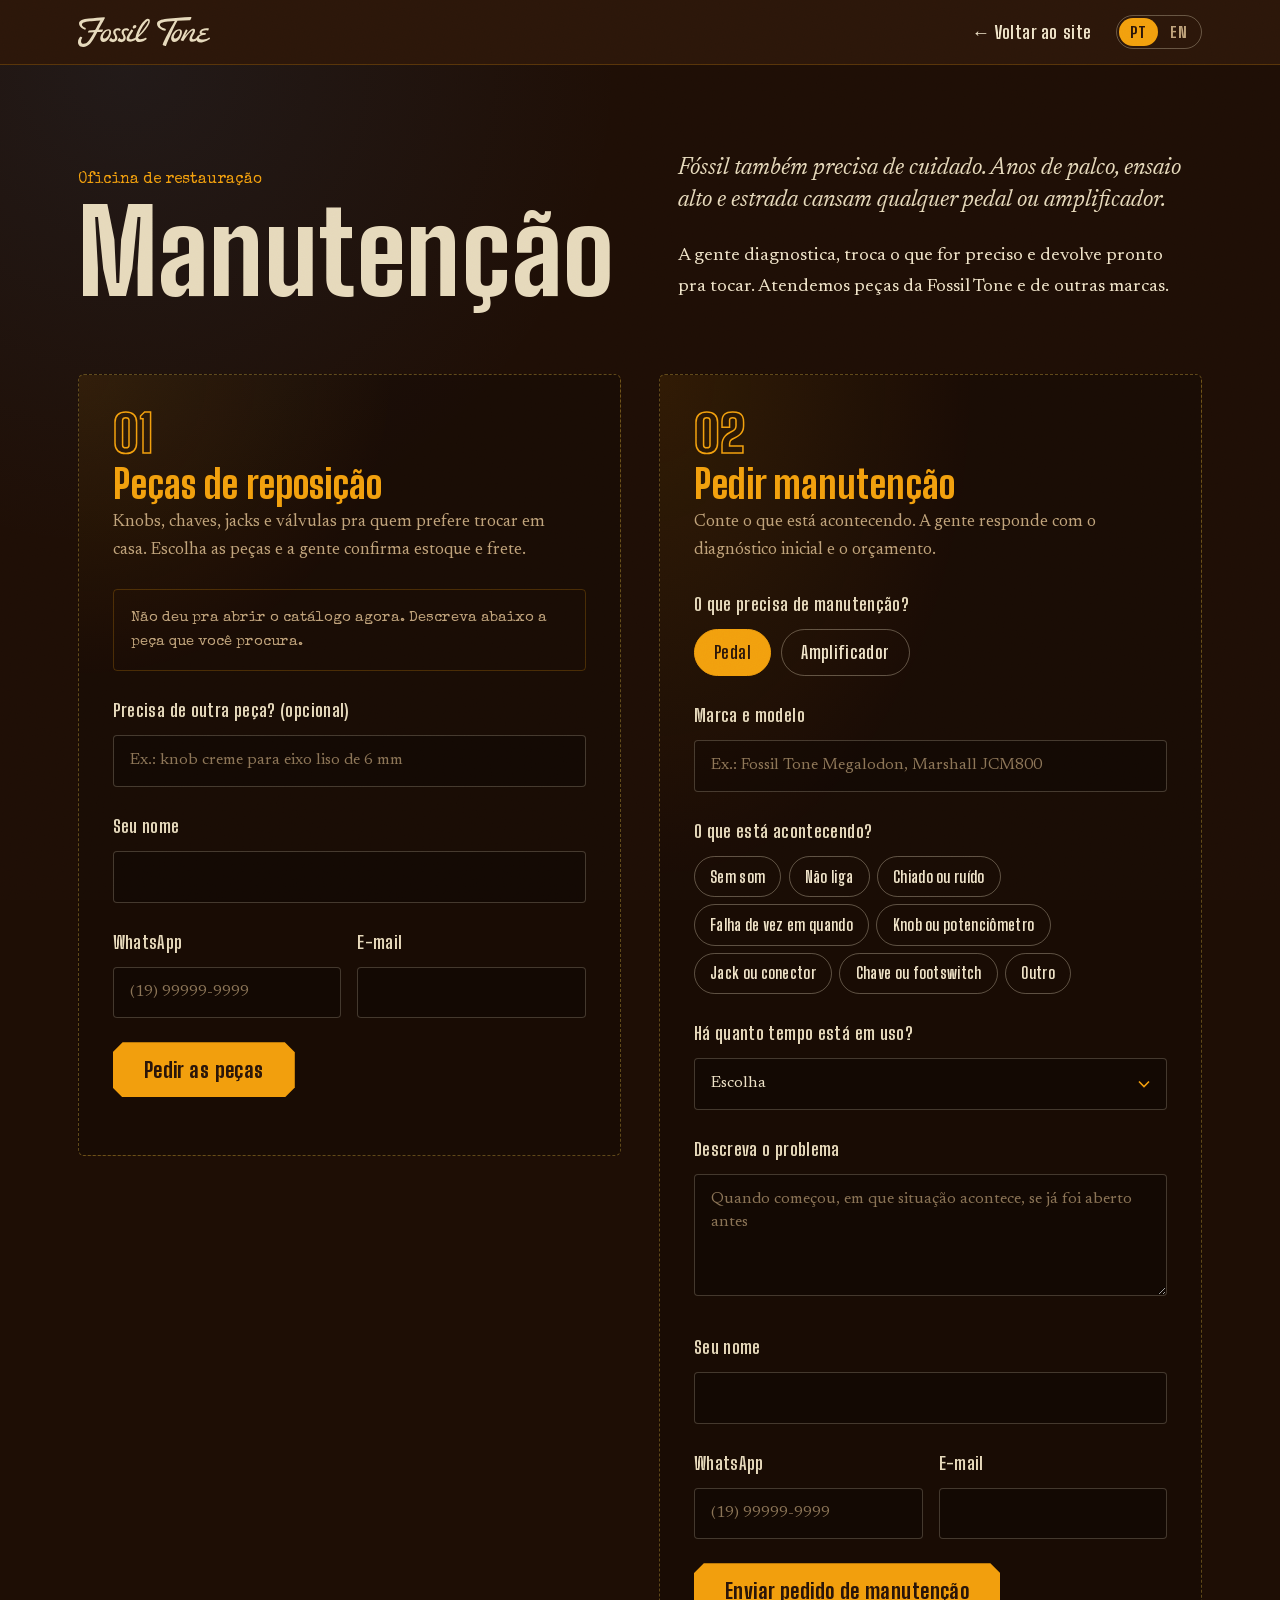
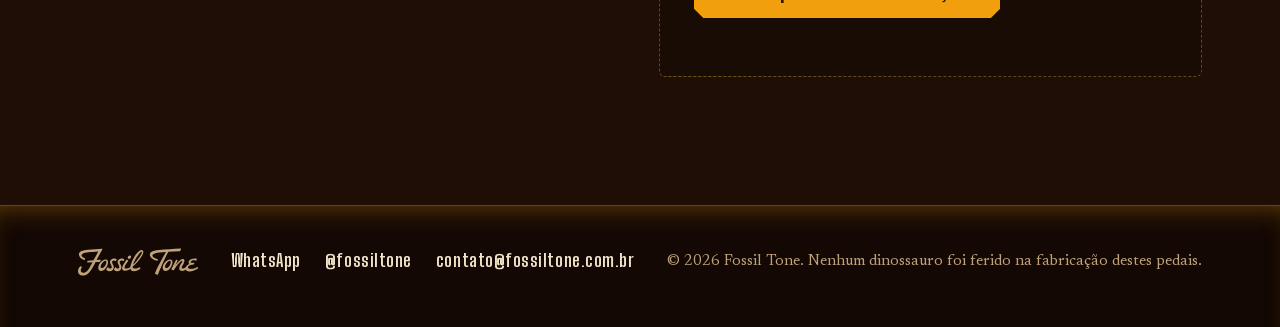
<file: manutencao.html>
<!doctype html>
<html lang="pt-BR">
<head>
  <meta charset="utf-8">
  <meta name="viewport" content="width=device-width, initial-scale=1, viewport-fit=cover">
  <title>Manutenção · Fossil Tone</title>
  <meta name="description" content="Manutenção de pedais e amplificadores valvulados, da Fossil Tone e de outras marcas. Peças de reposição e pedido de orçamento.">
  <meta name="theme-color" content="#2B1609">
  <meta property="og:type" content="website">
  <meta property="og:locale" content="pt_BR">
  <meta property="og:title" content="Manutenção · Fossil Tone">
  <meta property="og:description" content="Fóssil também precisa de cuidado. Manutenção de pedais e amplificadores, peças de reposição e orçamento.">
  <meta property="og:image" content="https://fossiltone.com.br/assets/og-image.jpg">
  <meta property="og:url" content="https://fossiltone.com.br/manutencao">
  <link rel="canonical" href="https://fossiltone.com.br/manutencao">
  <meta property="og:image:width" content="1200">
  <meta property="og:image:height" content="630">
  <meta property="og:image:alt" content="Logotipo da Fossil Tone preso numa pedra de âmbar, com a frase Timbres extintos, trazidos de volta.">
  <meta name="twitter:card" content="summary_large_image">
  <link rel="icon" href="assets/favicon.svg" type="image/svg+xml">
  <link rel="icon" href="assets/favicon.png" type="image/png">
  <link rel="apple-touch-icon" href="assets/apple-touch-icon.png">
  <link rel="preconnect" href="https://mlyahqfoslwzbwjoxaas.supabase.co" crossorigin>
  <link rel="preload" href="assets/fonts/big-shoulders-display-latin.woff2" as="font" type="font/woff2" crossorigin>
  <link rel="preload" href="assets/fonts/newsreader-latin.woff2" as="font" type="font/woff2" crossorigin>
  <link rel="stylesheet" href="styles.css?v=60">
  <script src="/clarity.js" async></script>
  <script src="/analytics.js"></script>
</head>
<body class="page-oficina">

<svg width="0" height="0" style="position:absolute" aria-hidden="true">
  <symbol id="logo" viewBox="0 0 753.22 171.01">
    <path d="M12.69,113.28c1.2-1.2,2.41-1.4,4.01-.6l6.01,2.61c2,.8,2.21,2.61.8,4.41-9.22,12.63-9.62,33.28,9.42,33.28s32.08-19.04,43.7-39.69c3.41-6.01,8.62-15.44,14.43-26.46l-31.27,1.4c-2.21,0-3.41-1.2-2.41-3.41l2.21-5.21c.6-1.4,1.8-2.21,3.41-2.41l34.68-2.41c10.22-19.04,21.45-40.29,29.47-55.53-27.06,1.6-46.91,3.41-59.94,4.61-42.3,3.41-49.12,16.44-42.7,25.86,5.41,7.82,12.83,10.42,16.84,11.23,2,.4,3.21,1.6,3.01,3.61l-.8,5.61c-.2,1.6-1.8,2.81-3.61,2.41-11.23-3.21-24.86-9.62-31.07-23.66C-2.75,22.86,20.7,12.84,62.6,9.03c32.88-3.01,57.74-4.61,87.2-7.02,3.01-.2,4.41,2,3.01,4.81l-5.41,10.42c-2,4.01-15.64,28.47-30.27,56.13l22.45-1.6c2.21-.2,3.41,1.2,2.41,3.41l-3.01,7.22c-.6,1.4-1.6,2.41-3.41,2.41l-25.26,1.2-5.21,10.02c-26.46,50.72-44.71,74.98-75.78,74.98-34.28,0-36.69-36.89-16.64-57.74Z"/>
    <path d="M127.55,115.48c3.61-21.65,26.66-48.92,49.32-45.91,10.02,1.4,13.43,11.63,11.43,22.45-4.21,24.26-23.86,53.12-45.91,49.92-11.83-1.8-17.44-12.43-14.83-26.46ZM148.6,122.9c11.63,2,26.06-15.04,29.27-33.28.8-4.61,0-11.23-4.41-12.03-12.23-1.2-28.47,20.05-31.07,34.08-1.2,6.42,1,10.42,6.21,11.23Z"/>
    <path d="M178.67,134.12c-1.2-1.4-.8-2.81.2-4.21l7.62-10.83c1.2-1.8,2.61-1.6,3.81.2,3.01,4.41,5.81,6.62,9.22,7.42,6.01,1.4,11.63-2,12.23-10.42.6-9.62-12.03-17.64-11.03-30.07,1.4-16.04,15.84-24.66,30.67-22.25,3.61.6,8.02,2.81,11.03,5.21,1.4,1.2,1.6,2.61.4,4.21l-3.41,4.61c-1.2,1.6-2.61,1.8-4.21.6-1.8-1.4-4.01-2.41-6.62-2.81-9.02-1.6-14.43,4.01-14.83,10.42-.8,13.03,11.63,18.44,11.23,33.68-.4,14.23-15.04,25.26-29.67,23.25-8.22-1-13.03-4.41-16.64-9.02Z"/>
    <path d="M226.38,134.12c-1.2-1.4-.8-2.81.2-4.21l7.62-10.83c1.2-1.8,2.61-1.6,3.81.2,3.01,4.41,5.81,6.62,9.22,7.42,6.01,1.4,11.63-2,12.23-10.42.6-9.62-12.03-17.64-11.03-30.07,1.4-16.04,15.84-24.66,30.67-22.25,3.61.6,8.02,2.81,11.03,5.21,1.4,1.2,1.6,2.61.4,4.21l-3.41,4.61c-1.2,1.6-2.61,1.8-4.21.6-1.8-1.4-4.01-2.41-6.62-2.81-9.02-1.6-14.43,4.01-14.83,10.42-.8,13.03,11.63,18.44,11.23,33.68-.4,14.23-15.04,25.26-29.67,23.25-8.22-1-13.03-4.41-16.64-9.02Z"/>
    <path d="M277.7,118.29c2-9.22,10.42-23.05,25.46-45.71,1-1.4,2.61-1.8,4.01-1l6.21,3.41c1.6,1,2.21,2.81,1,4.61-12.23,19.25-19.65,29.07-21.45,36.69-1.8,6.21,1,9.82,6.62,10.42,5.81.6,18.24-2,30.67-10.02,2-1.2,4.21-.6,5.01,1.4l1,2.61c.4,1.2.2,2.41-.6,3.21-18.84,17.04-36.29,17.64-44.91,16.24-12.23-2.21-15.24-11.43-13.03-21.85ZM325.61,45.12c5.21.2,8.82,4.81,7.02,11.03-2.21,7.22-9.62,10.62-14.63,9.62-3.81-.8-6.62-4.01-5.61-9.02,1.4-7.22,7.62-12.03,13.23-11.63Z"/>
    <path d="M329.02,113.88c3.41-19.25,20.25-60.34,42.1-85,8.42-9.62,19.25-19.45,27.46-19.45,15.24,0,14.63,18.84,3.01,37.49-9.82,15.84-29.47,44.7-58.94,69.16-.4,6.82,5.21,10.22,10.42,10.83,11.43,1,24.46-3.21,32.68-8.22,1.6-1,3.21-.6,4.01,1.2l1.6,3.21c.8,1.6.6,3.01-.8,4.21-11.83,9.62-27.06,17.04-45.71,15.24-8.82-1.4-19.65-7.62-15.84-28.67ZM396.17,38.5c4.41-7.22,5.61-14.03,4.41-15.64-1.2-1.6-4.41-1.4-8.22,2.21-19.65,18.64-38.69,53.33-46.51,77.78,23.66-23.05,42.3-50.12,50.32-64.35Z"/>
    <path d="M453.9,50.93c-11.63-26.06,11.83-37.09,53.73-41.3C550.53,5.42,598.64,2.42,643.75.01c3.01-.2,4.61,2.61,3.21,5.41l-5.21,9.82c-1.4,2.81-2.61,3.01-5.81,3.21-23.46,1-47.31,2.21-68.16,3.41-20.85,35.68-49.52,102.84-65.55,141.73-.6,1.6-2,2.21-3.61,1.6l-13.43-4.61c-1.6-.6-2.41-2.21-1.8-3.81,9.82-28.67,44.5-91.62,68.96-133.91l-40.09,2.81c-42.3,3.01-49.12,16.64-42.7,26.06,5.41,7.82,18.44,14.23,28.47,15.24,1.8.2,3.21,1.8,3.01,3.41l-.8,5.61c-.2,1.6-1.8,2.81-3.61,2.41-17.24-3.21-36.49-13.43-42.7-27.46Z"/>
    <path d="M531.89,115.48c3.61-21.65,26.66-48.92,49.32-45.91,10.02,1.4,13.43,11.63,11.43,22.45-4.21,24.26-23.86,53.12-45.91,49.92-11.83-1.8-17.44-12.43-14.83-26.46ZM552.93,122.9c11.63,2,26.06-15.04,29.27-33.28.8-4.61,0-11.23-4.41-12.03-12.23-1.2-28.47,20.05-31.07,34.08-1.2,6.42,1,10.42,6.21,11.23Z"/>
    <path d="M649.56,92.43c10.22-15.24,7.02-20.65-7.42-7.82-12.23,11.03-23.86,25.06-40.29,51.52-.8,1.2-2.21,1.8-3.41,1.4l-9.82-3.01c-2-.6-3.01-2.61-2-4.41l28.27-57.13c.8-1.4,2.41-2,3.81-1.4l4.61,2c1.6.8,2.41,2.61,1.6,4.21l-16.04,32.08c8.02-10.22,18.04-22.85,26.66-30.67,23.86-22.05,42.1-11.63,27.46,15.44-8.42,15.44-17.64,29.67-6.62,31.67,8.82,1.2,19.45-5.61,25.66-10.42,1.4-1.4,3.41-1,4.61.6l1.2,1.6c.6,1,.6,2.21,0,3.21-11.23,16.04-27.46,21.45-40.29,19.65-16.64-2.61-14.83-23.25,2-48.51Z"/>
    <path d="M676.02,122.1c2-12.23,12.23-19.65,23.66-24.06-11.43-5.81-5.01-21.25,7.22-27.87,11.43-6.21,26.46-7.82,37.29-5.41,2,.4,3.01,2.21,2.21,4.01l-2.61,6.42c-.6,1.4-2,2.21-3.61,1.8-8.82-2.21-19.85-2.81-27.46,1.6-7.02,4.01-10.62,10.42-2.21,11.83,4.61.8,8.62.8,15.64.2,2.61-.2,4.81,1.4,4.01,4.01l-1.4,4.21c-.4,1-1.4,1.8-2.61,2-17.04,1.4-32.48,5.01-35.08,15.04-2,9.22,4.81,14.43,24.06,12.43,12.83-1.2,22.85-5.21,31.27-10.42,1.8-1,3.81-.6,4.61,1.2l1.8,3.61c.6,1.4.6,2.81-.2,3.41-9.82,6.21-23.05,14.43-41.7,18.04-24.66,4.81-37.29-6.42-34.88-22.05Z"/>
  </symbol>
</svg>

<a class="skip" href="#conteudo" data-i18n="skip">Pular para o conteúdo</a>

<header class="topbar" id="topbar">
  <div class="wrap topbar__inner">
    <a class="topbar__logo" href="index.html" aria-label="Fossil Tone, voltar à página inicial" data-i18n-aria="page.home">
      <svg aria-hidden="true"><use href="#logo"/></svg>
    </a>
    <a class="topbar__back" href="index.html#manutencao"><span aria-hidden="true">←</span> <span data-i18n="page.back">Voltar ao site</span></a>
    <div class="lang" role="group" aria-label="Idioma / Language">
      <button type="button" data-lang="pt" aria-pressed="true">PT</button>
      <button type="button" data-lang="en" aria-pressed="false">EN</button>
    </div>
  </div>
</header>

<main id="conteudo">
  <!-- OFICINA: loja de peças de reposição e pedido de conserto (os dois vão para o painel admin) -->
  <section class="restore restore--page" aria-labelledby="restore-t">
    <div class="wrap">
      <header class="restore__head">
        <div>
          <p class="restore__kicker" data-i18n="rest.kicker">Oficina de restauração</p>
          <h1 class="h2 h2--restore" id="restore-t" data-i18n="rest.title">Manutenção</h1>
        </div>
        <div class="restore__intro">
          <p class="restore__lead" data-i18n="rest.lead">Fóssil também precisa de cuidado. Anos de palco, ensaio alto e estrada cansam qualquer pedal ou amplificador.</p>
          <p data-i18n="rest.p">A gente diagnostica, troca o que for preciso e devolve pronto pra tocar. Atendemos peças da Fossil Tone e de outras marcas.</p>
        </div>
      </header>

      <div class="restore__grid">
        <!-- 1. loja de peças de reposição: produtos do tipo "peça" publicados no painel -->
        <form class="restore__panel parts" id="pecas" novalidate>
          <div class="restore__panel-head">
            <span class="restore__no">01</span>
            <h3 class="restore__title" data-i18n="rest.shopTitle">Peças de reposição</h3>
            <p class="restore__sub" data-i18n="rest.shopLead">Knobs, chaves, jacks e válvulas pra quem prefere trocar em casa. Escolha as peças e a gente confirma estoque e frete.</p>
          </div>

          <ul class="parts__list" id="parts-list" aria-live="polite">
            <li class="parts__msg" data-i18n="rest.loading">Abrindo o almoxarifado…</li>
          </ul>

          <div class="parts__cart" id="parts-cart" hidden>
            <p class="parts__cart-title" data-i18n="rest.listTitle">Sua lista de peças</p>
            <ul class="parts__cart-list" id="parts-cart-list"></ul>
            <p class="parts__total"><span data-i18n="rest.total">Total estimado</span> <b id="parts-total"></b> <small data-i18n="rest.totalNote">sem frete</small></p>
          </div>

          <div class="field">
            <label for="pt-other" data-i18n="rest.other">Precisa de outra peça? (opcional)</label>
            <input id="pt-other" name="outra" type="text" maxlength="200" autocomplete="off" data-i18n-ph="rest.otherPh" placeholder="Ex.: knob creme para eixo liso de 6 mm">
          </div>

          <div class="field">
            <label for="pt-name" data-i18n="form.name">Seu nome</label>
            <input id="pt-name" name="nome" type="text" autocomplete="name" maxlength="80" required>
          </div>
          <div class="form__pair">
            <div class="field">
              <label for="pt-wa" data-i18n="form.whatsapp">WhatsApp</label>
              <input id="pt-wa" name="whatsapp" type="tel" inputmode="tel" autocomplete="tel" maxlength="20" placeholder="(19) 99999-9999" required>
            </div>
            <div class="field">
              <label for="pt-email" data-i18n="form.email">E-mail</label>
              <input id="pt-email" name="email" type="email" autocomplete="email" maxlength="120" required>
            </div>
          </div>
          <div class="hp" aria-hidden="true"><label>Site <input name="site" type="text" tabindex="-1" autocomplete="off"></label></div>

          <button class="btn" type="submit" data-i18n="rest.shopSend">Pedir as peças</button>
          <p class="form__status" role="status"></p>
        </form>
        <!-- 2. pedido de manutenção -->
        <form class="restore__panel fix" id="conserto" novalidate>
          <div class="restore__panel-head">
            <span class="restore__no">02</span>
            <h3 class="restore__title" data-i18n="rest.fixTitle">Pedir manutenção</h3>
            <p class="restore__sub" data-i18n="rest.fixLead">Conte o que está acontecendo. A gente responde com o diagnóstico inicial e o orçamento.</p>
          </div>

          <fieldset>
            <legend data-i18n="rest.equip">O que precisa de manutenção?</legend>
            <div class="chips">
              <label><input type="radio" name="equip" value="pedal" checked><span data-i18n="rest.pedal">Pedal</span></label>
              <label><input type="radio" name="equip" value="amp"><span data-i18n="rest.amp">Amplificador</span></label>
            </div>
          </fieldset>

          <div class="field">
            <label for="fx-model" data-i18n="rest.model">Marca e modelo</label>
            <input id="fx-model" name="modelo" type="text" maxlength="80" autocomplete="off" data-i18n-ph="rest.modelPh" placeholder="Ex.: Fossil Tone Megalodon, Marshall JCM800" required>
          </div>

          <fieldset>
            <legend data-i18n="rest.problems">O que está acontecendo?</legend>
            <div class="chips chips--sm">
              <label><input type="checkbox" name="problema" value="sem_som"><span data-i18n="rest.pNoSound">Sem som</span></label>
              <label><input type="checkbox" name="problema" value="nao_liga"><span data-i18n="rest.pPower">Não liga</span></label>
              <label><input type="checkbox" name="problema" value="ruido"><span data-i18n="rest.pNoise">Chiado ou ruído</span></label>
              <label><input type="checkbox" name="problema" value="intermitente"><span data-i18n="rest.pIntermittent">Falha de vez em quando</span></label>
              <label><input type="checkbox" name="problema" value="potenciometro"><span data-i18n="rest.pKnob">Knob ou potenciômetro</span></label>
              <label><input type="checkbox" name="problema" value="jack"><span data-i18n="rest.pJack">Jack ou conector</span></label>
              <label><input type="checkbox" name="problema" value="chave"><span data-i18n="rest.pSwitch">Chave ou footswitch</span></label>
              <label class="only-amp"><input type="checkbox" name="problema" value="valvula"><span data-i18n="rest.pTube">Válvula</span></label>
              <label><input type="checkbox" name="problema" value="outro"><span data-i18n="rest.pOther">Outro</span></label>
            </div>
          </fieldset>

          <div class="field">
            <label for="fx-age" data-i18n="rest.age">Há quanto tempo está em uso?</label>
            <select id="fx-age" name="tempo">
              <option value="" data-i18n="rest.agePick">Escolha</option>
              <option value="menos_1" data-i18n="rest.ageLt1">Menos de 1 ano</option>
              <option value="1_3" data-i18n="rest.age1">1 a 3 anos</option>
              <option value="3_10" data-i18n="rest.age3">3 a 10 anos</option>
              <option value="mais_10" data-i18n="rest.age10">Mais de 10 anos</option>
              <option value="nao_sei" data-i18n="rest.ageUnknown">Não sei</option>
            </select>
          </div>

          <div class="field">
            <label for="fx-desc" data-i18n="rest.desc">Descreva o problema</label>
            <textarea id="fx-desc" name="descricao" rows="4" maxlength="1500" data-i18n-ph="rest.descPh" placeholder="Quando começou, em que situação acontece, se já foi aberto antes" required></textarea>
          </div>

          <div class="field">
            <label for="fx-name" data-i18n="form.name">Seu nome</label>
            <input id="fx-name" name="nome" type="text" autocomplete="name" maxlength="80" required>
          </div>
          <div class="form__pair">
            <div class="field">
              <label for="fx-wa" data-i18n="form.whatsapp">WhatsApp</label>
              <input id="fx-wa" name="whatsapp" type="tel" inputmode="tel" autocomplete="tel" maxlength="20" placeholder="(19) 99999-9999" required>
            </div>
            <div class="field">
              <label for="fx-email" data-i18n="form.email">E-mail</label>
              <input id="fx-email" name="email" type="email" autocomplete="email" maxlength="120" required>
            </div>
          </div>
          <div class="hp" aria-hidden="true"><label>Site <input name="site" type="text" tabindex="-1" autocomplete="off"></label></div>

          <button class="btn" type="submit" data-i18n="rest.fixSend">Enviar pedido de manutenção</button>
          <p class="form__status" role="status"></p>
        </form>
      </div>
    </div>
  </section>
</main>

<footer class="footer">
  <div class="wrap footer__inner">
    <a class="footer__home" href="index.html" aria-label="Fossil Tone, voltar à página inicial" data-i18n-aria="page.home"><svg class="footer__logo" aria-hidden="true"><use href="#logo"/></svg></a>
    <ul class="footer__links">
      <li><a href="https://wa.me/5519991226377" target="_blank" rel="noopener">WhatsApp</a></li>
      <li><a href="https://instagram.com/fossiltone" target="_blank" rel="noopener">@fossiltone</a></li>
      <li><a href="mailto:contato@fossiltone.com.br">contato@fossiltone.com.br</a></li>
    </ul>
    <p>© <span id="year">2026</span> Fossil Tone. <span data-i18n="footer.joke">Nenhum dinossauro foi ferido na fabricação destes pedais.</span></p>
  </div>
</footer>

<script src="base.js?v=8"></script>
<script src="manutencao.js?v=2"></script>
</body>
</html>
</file>
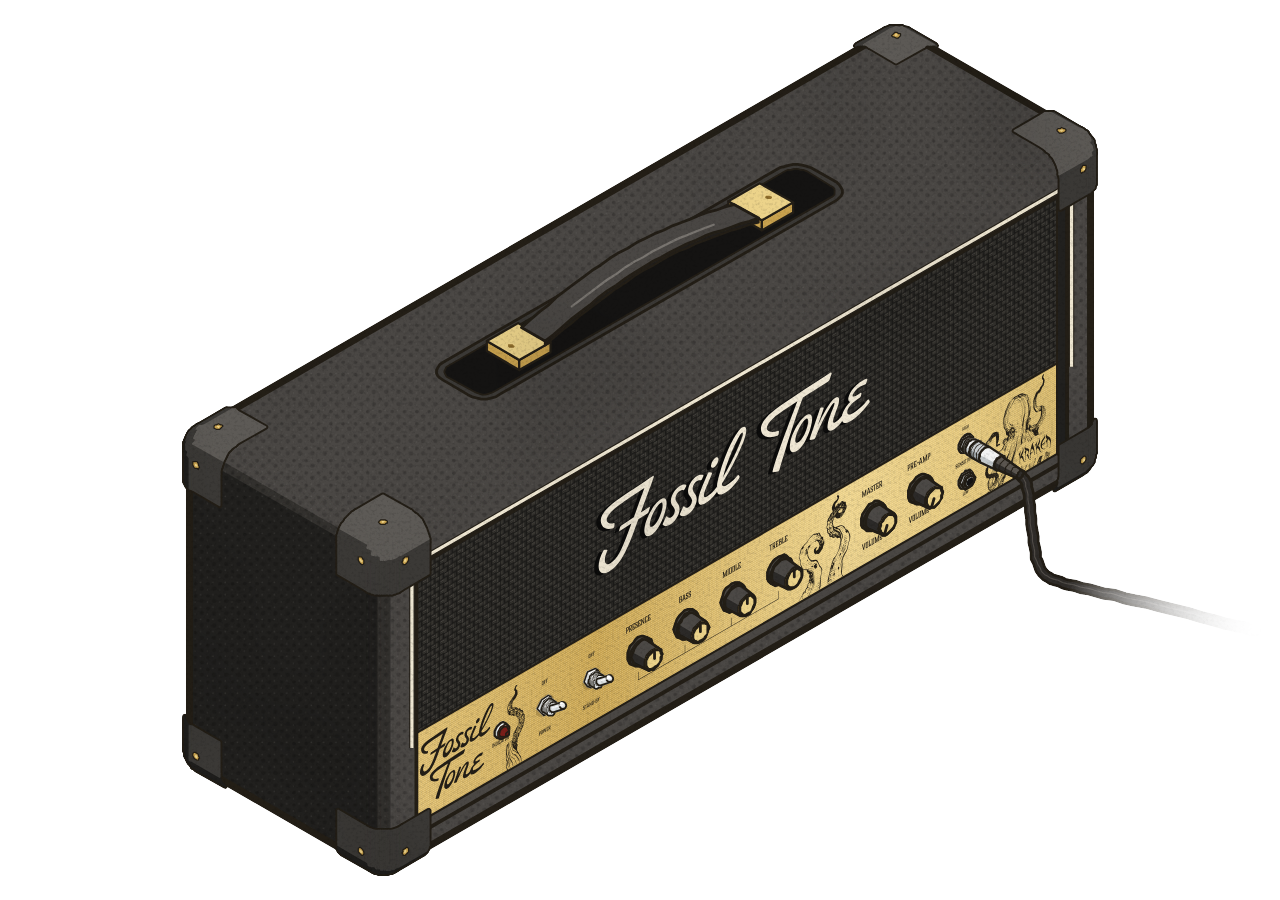
<file: assets/figuras/kraken.html>
<!doctype html><html lang="pt-BR"><head><meta charset="utf-8"><meta name="viewport" content="width=device-width,initial-scale=1">
<!-- Figura interativa do Kraken, embutida no dossiê do site (assets/figuras/kraken.html).
     Só o desenho: os avisos ficam na página (acervo.js), que conversa com esta figura por postMessage
     (o mesmo protocolo das figuras do ZeRO e do Megalodon). Sem botões: mexe-se no próprio amp
     (knobs, Power, Stand-by e os jacks HIGH/LOW). Origem: figura-kraken-proto/kraken-prototipo.html -->
</head><body>
<script>
/* ============================================================
   Colorfigures core: projection, shapes, shading, ink, labels, page shell.
   A figure page includes this file (scripts/build.py inlines it), then calls mountFigure({...}).
   See SKILL.md for the drawing contract and conventions.
   One fixed view (front-left-top) and one fixed light (from above, behind the viewer's right shoulder: the front is lit,
   the left side is in shade, and cast shadows fall toward the lower left of the screen).
   ============================================================ */

/* ---------- palettes ---------- */
const PALS = {
  mustard: { l:'#f4b829', m:'#d49c1f', d:'#4e4a18' },
  tomato:  { l:'#ef6a4c', m:'#cf5038', d:'#4a2219' },
  mint:    { l:'#93d3b0', m:'#71b693', d:'#1f4034' },
  cobalt:  { l:'#76a0e2', m:'#5a82c6', d:'#1c2948' },
  blush:   { l:'#f3a6bb', m:'#d8869c', d:'#4b2430' },
};
const METAL   = { l:'#eef0f0', m:'#c6ccce', d:'#8f989b' };
const CLEAR   = { l:'#e4f2f4', m:'#c4dfe4', d:'#97b9c0' };
const CERAMIC = { l:'#fbfaf3', m:'#e3e0d2', d:'#bdb8a6' };
const DARK    = { l:'#55504a', m:'#3d3935', d:'#272421' };
const INK = '#231e16';
const SHADOW = '#41538f';

/* ---------- projection (x = depth toward viewer-right, y = toward viewer-left, z = up) ---------- */
const C = Math.cos(Math.PI/6), S = Math.sin(Math.PI/6);
let OX = 0, OY = 0;
/* VIEW turns the object in 90° steps about a vertical axis through its centre (RC):
   0 = front (+x) and left (+y) faces toward the viewer, 1 = turned once (the +y side becomes the front)…
   Figures keep modelling in their own coordinates; P / Dv / vis / tone / depthOf all apply the turn. */
let VIEW = 0, RC = [0, 0];
const VIEW_NAMES = ['front', 'left side', 'back', 'right side'];
const TURNS = [0, 2];                 // the views the UI offers: front and back (figures still draw correctly in all four)
const rotV = ([x,y,z]) => { switch (VIEW & 3){ case 1: return [y,-x,z]; case 2: return [-x,-y,z]; case 3: return [-y,x,z]; default: return [x,y,z]; } };
const rotXY = (x,y) => { const r = rotV([x-RC[0], y-RC[1], 0]); return [r[0]+RC[0], r[1]+RC[1]]; };
const P0 = (x,y,z) => [(x-y)*C + OX, (x+y)*S - z + OY];                       // raw iso, no turn
const P  = (x,y,z) => { const [a,b] = rotXY(x,y); return [(a-b)*C + OX, (a+b)*S - z + OY]; };
const Dv = (x,y,z) => { const [a,b,c] = rotV([x,y,z]); return [(a-b)*C, (a+b)*S - c]; };
// distance toward the viewer in the current view: draw parts with smaller depth first
const depthOf = p => { const [a,b] = rotXY(p[0],p[1]); return a + b + p[2]; };
// sort [{at:[x,y,z], svg}] back-to-front for the current view and join
const byDepth = parts => parts.filter(Boolean).sort((p,q) => depthOf(p.at) - depthOf(q.at)).map(p => p.svg).join('');
const f  = v => v.toFixed(1);
const pd = (pts, close=true) => 'M' + pts.map(p => { const q = P(p[0],p[1],p[2]); return f(q[0])+' '+f(q[1]); }).join('L') + (close ? 'Z' : '');
const sp = pts => 'M' + pts.map(q => f(q[0])+' '+f(q[1])).join('L') + 'Z';

/* ---------- 2D shapes in a plane's (u,v) coords (v up), mapped to 3D by a plane ---------- */
const arcUV  = (cu,cv,r,a0,a1,n=7) => { const o=[]; for (let i=0;i<=n;i++){ const a=(a0+(a1-a0)*i/n)*Math.PI/180; o.push([cu+r*Math.cos(a), cv+r*Math.sin(a)]); } return o; };
const rrUV   = (u0,v0,u1,v1,r,n=7) => r <= 0 ? rectUV(u0,v0,u1,v1) : [...arcUV(u1-r,v0+r,r,-90,0,n), ...arcUV(u1-r,v1-r,r,0,90,n), ...arcUV(u0+r,v1-r,r,90,180,n), ...arcUV(u0+r,v0+r,r,180,270,n)];
const rectUV = (u0,v0,u1,v1) => [[u0,v0],[u1,v0],[u1,v1],[u0,v1]];
const ellUV  = (cu,cv,ru,rv,n=24) => Array.from({length:n}, (_,i) => { const a=i/n*2*Math.PI; return [cu+ru*Math.cos(a), cv+rv*Math.sin(a)]; });
const PX = x => ([u,v]) => [x,u,v];      // front-facing plane x = const   (u = y, v = z)
const PY = y => ([u,v]) => [u,y,v];      // side plane y = const           (u = x, v = z)
const PZ = z => ([u,v]) => [u,v,z];      // horizontal plane z = const     (u = x, v = y)
const on = (plane, uv) => uv.map(plane);

/* ---------- vectors + shading ---------- */
const sub=(a,b)=>[a[0]-b[0],a[1]-b[1],a[2]-b[2]], dot=(a,b)=>a[0]*b[0]+a[1]*b[1]+a[2]*b[2];
const cross=(a,b)=>[a[1]*b[2]-a[2]*b[1], a[2]*b[0]-a[0]*b[2], a[0]*b[1]-a[1]*b[0]];
const norm=a=>{ const l=Math.hypot(...a)||1; return a.map(v=>v/l); };
const avg=ps=>ps.reduce((s,p)=>[s[0]+p[0]/ps.length,s[1]+p[1]/ps.length,s[2]+p[2]/ps.length],[0,0,0]);
const vis = n => { const r = rotV(n); return r[0]+r[1]+r[2] > 1e-6; };   // viewer looks from (+1,+1,+1) after the turn
const facing = vis;                                                       // readable alias: is this face toward the viewer?
const SHADOW_K = 0.85, AZ_MIN = 20, AZ_MAX = 160;
// cast shadows are drawn shorter than the shading light implies (0.45 × height instead of 0.85 ×): long shadows of tall
// parts on thin supports (a lamp shade, a fan head) land far from the object and read as separate blobs
const SHADOW_LEN = 0.45;
let L = [0,0,1], SH = [0,0];
function setLight(deg){ const a=deg*Math.PI/180; SH=[SHADOW_K*Math.cos(a), SHADOW_K*Math.sin(a)]; L=norm([-SH[0],-SH[1],1]); }
const LIN = norm([.6,.2,1]);                       // fixed light for interiors / small props
const tone  = (n,m) => { const d=dot(rotV(n),L);   return d>-.15 ? m.l : d>-.45 ? m.m : m.d; };   // exterior, follows the sun
const toneI = (n,m) => { const d=dot(rotV(n),LIN); return d>.6 ? m.l : d>.05 ? m.m : m.d; };      // interior / props
const mix = (a,b,t) => '#' + [1,3,5].map(i => Math.round(parseInt(a.substr(i,2),16)*(1-t) + parseInt(b.substr(i,2),16)*t).toString(16).padStart(2,'0')).join('');
const matOf = hex => ({ l:hex, m:mix(hex,'#000000',.16), d:mix(hex,'#000000',.42) });
const ease = t => t<.5 ? 2*t*t : 1-Math.pow(-2*t+2,2)/2;

/* ---------- drawing primitives (all return SVG strings) ---------- */
const ink   = (d,w=1.0) => `<path d="${d}" fill="none" stroke="${INK}" stroke-width="${w}" stroke-linejoin="round" stroke-linecap="round"/>`;
const fill  = (d,c,extra='') => `<path d="${d}" fill="${c}" ${extra}/>`;
const face  = (d,c) => `<path d="${d}" fill="${c}" stroke="${c}" stroke-width=".7" stroke-linejoin="round"/>`;
const shape = (pts,c,w=.9) => fill(pd(pts),c) + (w ? ink(pd(pts),w) : '');
const line  = (pts,w=.9) => ink(pd(pts,false),w);
// Loft between two rings of equal length (closed). colour(n) picks each strip's fill; flip = seen from inside.
function loft(A, B, colour, flip=false){
  const n=A.length, cen=avg(A.concat(B)); let s='';
  for (let i=0;i<n;i++){
    const a0=A[i], a1=A[(i+1)%n], b1=B[(i+1)%n], b0=B[i];
    let nr = norm(cross(sub(a1,a0), sub(b0,a0)));
    if (!isFinite(nr[0])) continue;
    if (dot(nr, sub(avg([a0,a1,b1,b0]), cen)) < 0) nr = nr.map(v=>-v);
    if (flip) nr = nr.map(v=>-v);
    if (vis(nr)) s += face(pd([a0,a1,b1,b0]), colour(nr));
  }
  return s;
}
function hull(pts){
  pts = pts.slice().sort((a,b)=>a[0]-b[0]||a[1]-b[1]);
  const cr=(o,a,b)=>(a[0]-o[0])*(b[1]-o[1])-(a[1]-o[1])*(b[0]-o[0]); const lo=[], up=[];
  for (const p of pts){ while(lo.length>=2 && cr(lo[lo.length-2],lo[lo.length-1],p)<=0) lo.pop(); lo.push(p); }
  for (const p of pts.reverse()){ while(up.length>=2 && cr(up[up.length-2],up[up.length-1],p)<=0) up.pop(); up.push(p); }
  lo.pop(); up.pop(); return lo.concat(up);
}
// Silhouette ink, weighted by how thick the part is on screen (like a hand inker): the w you pass is the most it gets.
// Thickness = 2 × area / perimeter of the outline (a rod's diameter, about half a box's width), as a share of the
// frame width. A long thin rod, a handle or a knob stays light (~1–1.5); a grinder, kettle or machine body gets the
// heavy ~2.4–2.8. Thin parts stay thin and parts keep air between them.
const hullInk = (pts3, w=1.4) => { const h = hull(pts3.map(p=>P(...p))); let a = 0, per = 0;
  for (let i = 0; i < h.length; i++){ const p = h[i], q = h[(i+1) % h.length]; a += p[0]*q[1] - q[0]*p[1]; per += Math.hypot(q[0]-p[0], q[1]-p[1]); }
  const thick = per ? Math.abs(a) / per / (INK_K * INK_REF_VB) : 0;
  return ink(sp(h), Math.min(w, .9 + 20*thick)); };
// Axis-aligned box: three visible faces, shaded, each outlined. shade = tone (sunlit) or toneI (interior).
function box(x0,y0,z0,x1,y1,z1,m,shade=toneI,w=.9){
  // all six faces, drawn only when they face the viewer (sides first, then top) — correct in every VIEW
  const F = [
    [[0,1,0],  [[x0,y1,z0],[x1,y1,z0],[x1,y1,z1],[x0,y1,z1]]],
    [[1,0,0],  [[x1,y0,z0],[x1,y1,z0],[x1,y1,z1],[x1,y0,z1]]],
    [[0,-1,0], [[x0,y0,z0],[x1,y0,z0],[x1,y0,z1],[x0,y0,z1]]],
    [[-1,0,0], [[x0,y0,z0],[x0,y1,z0],[x0,y1,z1],[x0,y0,z1]]],
    [[0,0,1],  [[x0,y0,z1],[x1,y0,z1],[x1,y1,z1],[x0,y1,z1]]] ];
  return F.filter(([n]) => vis(n)).map(([n,q]) => shape(q, shade(n,m), w)).join('');
}
// Rounded-profile extrusion: profile (u=y, v=z) swept along x from x0 to x1. Body of most machines.
function extrude(profileUV, x0, x1, m, shade=tone){ return loft(on(PX(x0),profileUV), on(PX(x1),profileUV), n=>shade(n,m)); }
// Vertical cylinder (axis z) centred (x,y), radius r from z0 to z1, with top cap.
function cyl(x,y,z0,z1,r,m,shade=toneI,w=1.2,n=24){
  const A=on(PZ(z0),ellUV(x,y,r,r,n)), B=on(PZ(z1),ellUV(x,y,r,r,n));
  return loft(A,B,nr=>shade(nr,m)) + fill(pd(B),shade([0,0,1],m)) + hullInk([...A,...B],w) + ink(pd(B),w*.8);
}
// Cylinder lying along x (e.g. a knob or dial sticking out of a front face): centred (y,z), from x0 to x1.
function cylX(x0,x1,y,z,r,m,shade=toneI,w=1.1,n=20){
  const A=on(PX(x0),ellUV(y,z,r,r,n)), B=on(PX(x1),ellUV(y,z,r,r,n));
  // cap on whichever end faces the viewer (the +x end in VIEW 0)
  const capB = vis([1,0,0]), cap = capB ? B : A, cn = capB ? [1,0,0] : [-1,0,0];
  return loft(A,B,nr=>shade(nr,m)) + (vis(cn) ? fill(pd(cap),shade(cn,m)) : '') + hullInk([...A,...B],w) + (vis(cn) ? ink(pd(cap),w*.8) : '');
}
// Cylinder between any two 3D points a and b (a lamp arm, a rod, a pipe at an angle, a handle bar), radius r.
// The end facing the viewer gets a cap. For a tapered part (a cone, a lamp shade) pass r1 for the radius at b.
function rod(a, b, r, m, shade=toneI, w=1, r1=r, n=16){
  const d = norm(sub(b, a)), u = norm(cross(d, Math.abs(d[2]) < .9 ? [0,0,1] : [1,0,0])), v = cross(d, u);
  const ring = (p, rr) => Array.from({length:n}, (_,i) => { const t = i/n*2*Math.PI, c = Math.cos(t)*rr, s2 = Math.sin(t)*rr;
    return [p[0] + u[0]*c + v[0]*s2, p[1] + u[1]*c + v[1]*s2, p[2] + u[2]*c + v[2]*s2]; });
  const A = ring(a, r), B = ring(b, r1), capB = vis(d), cap = capB ? B : A, cn = capB ? d : d.map(x => -x);
  return loft(A, B, nr => shade(nr, m)) + (Math.max(r, r1) > 0 ? fill(pd(cap), shade(cn, m)) + ink(pd(cap), w*.8) : '') + hullInk([...A, ...B], w);
}
// Text lying flat on a front plane x = const, centred at (y,z) baseline; reads left-to-right on screen.
const txM = (o, U, V) => `matrix(${U[0].toFixed(4)} ${U[1].toFixed(4)} ${V[0].toFixed(4)} ${V[1].toFixed(4)} ${f(o[0])} ${f(o[1])})`;
const tx = (x,y,z,str,size,col=INK,weight=700) => { const o=P(x,y,z);
  return `<text transform="${txM(o, Dv(0,-1,0), Dv(0,0,-1))}" font-size="${size}" fill="${col}" text-anchor="middle" font-family="ui-monospace,Menlo,monospace" font-weight="${weight}" letter-spacing=".04em">${str}</text>`; };
// Text on a side plane y = const, centred at (x,z).
const txY = (x,y,z,str,size,col=INK,weight=700) => { const o=P(x,y,z);
  return `<text transform="${txM(o, Dv(1,0,0), Dv(0,0,-1))}" font-size="${size}" fill="${col}" text-anchor="middle" font-family="ui-monospace,Menlo,monospace" font-weight="${weight}" letter-spacing=".04em">${str}</text>`; };
// Cast shadow of a set of 3D points (any outline of the object), pushed along the light onto z = 0.
// the light stays put relative to the viewer, so the shadow is cast in turned coordinates
// z0: the surface it falls on (a board, a counter); clip it to that surface with clipTo(...) if it could spill off.
// clip: the 3D outline of the surface it falls on (e.g. boardTop(...)), so it can't spill over the edge.
const castShadow = (pts3, z0=0, clip=null) => { const k = SHADOW_LEN / SHADOW_K;
  const s = fill(sp(hull(pts3.map(([x,y,z]) => { const [a,b] = rotXY(x,y); return P0(a+(z-z0)*SH[0]*k, b+(z-z0)*SH[1]*k, z0); }))), SHADOW);
  return clip ? clipTo(clip, s) : s; };
// A board for the object to stand on (a tray, a desk top, a counter): a rounded slab from (x0,y0) to (x1,y1), h thick.
// Draw it first; then castShadow(points, h, boardTop(x0,y0,x1,y1,h,r)) so shadows lie on it and stop at its edge.
const BOARD = { l:'#e6e1d4', m:'#cfc8b8', d:'#aaa293' }, WOOD = { l:'#d9a86c', m:'#bf8a4f', d:'#8e6236' };
const boardTop = (x0,y0,x1,y1,h=3,r=5) => on(PZ(h), rrUV(x0,y0,x1,y1,r));
function board(x0,y0,x1,y1,h=3,r=5,m=BOARD){
  const A = on(PZ(0), rrUV(x0,y0,x1,y1,r)), B = boardTop(x0,y0,x1,y1,h,r);
  return loft(A, B, n => toneI(n, m)) + fill(pd(B), m.l) + ink(pd(B), 1) + hullInk([...A, ...B], 1.8);
}
// Group helpers: clickable target, clip to an opening.
const act  = (name, inner, data='') => `<g data-act="${name}" ${data}>${inner}</g>`;
let _clipN = 0;
// Part label (for "how does it work" figures): a cream pill with a leader line to a 3D point on the part.
// dx, dy = where the pill sits, in screen units at the reference zoom (they scale with the figure like stroke widths).
// on = that part is working right now (the pill turns the accent colour). Labels can be hidden with the Labels switch.
function tag(p3, dx, dy, text, on=false){
  const k = INK_K, [X,Y] = P(...p3), fs = 8.6*k, w = text.length*fs*.62 + fs*1.5, h = fs*1.8, cx = X + dx*k, cy = Y + dy*k;
  return `<g class="tag${on ? ' on' : ''}"><path d="M${f(X)} ${f(Y)}L${f(cx)} ${f(cy)}" fill="none" stroke="${INK}" stroke-width="1"/>`
    + `<circle cx="${f(X)}" cy="${f(Y)}" r="${f(1.3*k)}" fill="${INK}"/>`
    + `<rect x="${f(cx-w/2)}" y="${f(cy-h/2)}" width="${f(w)}" height="${f(h)}" rx="${f(h/2)}" fill="${on ? 'var(--accent,#f4b829)' : '#fff4d6'}" stroke="${INK}" stroke-width="1.2"/>`
    + `<text x="${f(cx)}" y="${f(cy+fs*.36)}" font-size="${f(fs)}" text-anchor="middle" font-family="ui-monospace,Menlo,monospace" font-weight="800" letter-spacing=".04em" fill="${INK}">${text}</text></g>`;
}
const clipTo = (pts3, inner) => { const id = 'k' + (++_clipN); return `<clipPath id="${id}"><path d="${pd(pts3)}"/></clipPath><g clip-path="url(#${id})">${inner}</g>`; };

/* ---------- constant on-screen line weight ----------
   Stroke widths are written in model units, and each figure is zoomed to fill the frame, so a small
   object would get fat lines. INK_K rescales every stroke-width (and the wobble/grain filter) so all
   figures match the reference zoom of the booth / vending machine (viewBox ≈ 585 units wide). */
const INK_REF_VB = 585;
let INK_K = 1;
const inkScale = svg => INK_K === 1 ? svg : svg.replace(/stroke-width="([\d.]+)"/g, (_, w) => `stroke-width="${(+w * INK_K).toFixed(2)}"`);

/* ---------- page shell ---------- */
const CORE_CSS = `
  :root{--paper:#f2efe7;--ink:#231e16;--muted:#857d6e;--rule:#ddd6c8}
  *{box-sizing:border-box} html,body{margin:0;height:100%}
  body{background-color:var(--paper);
    background-image:url("data:image/svg+xml;utf8,<svg xmlns='http://www.w3.org/2000/svg' width='320' height='320'><filter id='p'><feTurbulence type='fractalNoise' baseFrequency='.85' numOctaves='3' stitchTiles='stitch'/><feColorMatrix values='0 0 0 0 .42  0 0 0 0 .39  0 0 0 0 .33  .16 0 0 0 0'/></filter><rect width='100%' height='100%' filter='url(%23p)'/></svg>");
    overflow-x:hidden;color:var(--ink);font:13px/1.4 ui-monospace,SFMono-Regular,Menlo,monospace;display:flex;flex-direction:column;align-items:center;padding:24px 16px 32px}
  header{width:100%;max-width:760px;display:flex;justify-content:space-between;align-items:baseline;gap:12px;flex-wrap:wrap}
  header h1{font-size:13px;font-weight:600;margin:0;letter-spacing:.02em} header span{color:var(--muted)}
  #fig{width:100%;max-width:760px;height:auto;display:block;margin:4px 0 8px;user-select:none;overflow:visible}
  #fig [data-act]{cursor:pointer}
  #readout, .idea{display:none}   /* status line + big idea are off: the buttons and motion tell the story */
  .idea{width:100%;max-width:760px;margin:-6px 0 16px;font-size:12.5px;line-height:1.5;text-align:center;color:var(--ink)}
  .idea strong{letter-spacing:.12em;text-transform:uppercase;font-size:11px;margin-right:8px}
  #readout{position:relative;min-height:1.4em;letter-spacing:.08em;text-transform:uppercase;margin-bottom:14px;text-align:center;text-shadow:0 0 3px var(--paper),0 0 6px var(--paper),0 0 10px var(--paper)}
  .stage{position:relative;width:100%;max-width:760px}
  .actions{position:absolute;top:4px;left:0;display:flex;flex-direction:column;align-items:flex-start;gap:8px;z-index:2;max-width:220px}
  .actions .cap{color:var(--muted);font-size:11px;letter-spacing:.08em;text-transform:uppercase;margin:0 0 2px}
  html.nolabels #fig .tag{display:none}
  .ctl[hidden]{display:none}
  /* ui.flash(text): a short note under the buttons ("the can is empty — refill it"); the status line itself stays hidden */
  .toast{position:absolute;left:0;z-index:3;font-size:11.5px;letter-spacing:.06em;text-transform:uppercase;background:var(--paper);
    border:1.5px solid var(--ink);border-radius:8px;padding:4px 9px;box-shadow:2px 2px 0 var(--ink);opacity:0;transition:opacity .2s;pointer-events:none;max-width:240px}
  .toast.show{opacity:1}
  .made-with{width:100%;max-width:760px;margin-top:18px;text-align:right;font-size:11px;letter-spacing:.1em;text-transform:uppercase}
  .made-with a{color:var(--muted);text-decoration:none} .made-with a:hover{color:var(--ink)}
  .stats{position:absolute;top:4px;right:0;display:flex;flex-direction:column;align-items:flex-end;gap:10px;z-index:2;text-align:right}
  .stat .k{font-size:11px;font-weight:700;letter-spacing:.12em;text-transform:uppercase;color:var(--muted)}
  .stat .v{font-size:34px;font-weight:800;line-height:1.05;letter-spacing:-.01em;font-variant-numeric:tabular-nums;color:var(--ink)}
  .stat.small .v{font-size:20px}
  .stat .v.bump{animation:bump .35s ease-out}
  @keyframes bump{0%{transform:scale(1.18)}100%{transform:none}}
  .stepwrap{position:relative;display:flex;align-items:center;gap:8px}
  .act{font:inherit;color:var(--ink);background:var(--paper);border:1.5px solid var(--ink);border-radius:999px;padding:5px 14px;cursor:pointer;white-space:nowrap}
  .act:hover{background:color-mix(in srgb,var(--paper) 92%,var(--ink))}
  .act .car{margin-left:6px;font-size:10px}
  .act:focus-visible{outline:2px solid var(--ink);outline-offset:3px}
  .chips{display:none;flex-wrap:wrap;gap:6px;background:var(--paper);border:2px solid var(--ink);border-radius:12px;box-shadow:3px 3px 0 var(--ink);
    padding:8px;width:max-content;max-width:min(300px,62vw);position:absolute;left:calc(100% + 10px);top:-4px;z-index:3}
  .stepwrap.open .chips{display:flex}
  .chip{white-space:nowrap;font:inherit;font-size:11.5px;font-weight:700;color:var(--ink);background:var(--paper);border:1.5px solid var(--ink);border-radius:8px;padding:4px 8px;cursor:pointer;box-shadow:2px 2px 0 var(--ink)}
  .chip:hover{background:var(--accent,#f4b829);transform:translate(-1px,-1px)}
  .chip.current{background:var(--ink);color:var(--paper)} .chip.current:hover{background:var(--ink);transform:none}
  .chip.off{opacity:.45} .chip.off:hover{transform:none;background:var(--paper)}
  
  @media (max-width:560px){body{padding:14px 12px 24px}header span,.actions .cap{display:none}.actions{flex-direction:row;flex-wrap:wrap;gap:6px}.act{font-size:12px;padding:4px 11px}.stats{position:static;flex-direction:row;justify-content:flex-end;gap:18px;margin-bottom:4px}.actions{position:static;max-width:none;margin:6px 0 4px}.chips{left:0;top:calc(100% + 8px)}}
  .controls{width:100%;max-width:760px;display:grid;grid-template-columns:repeat(auto-fit,minmax(200px,1fr));gap:14px 28px;border-top:1px solid var(--rule);padding-top:16px}
  .ctl{display:flex;flex-direction:column;gap:6px}
  .ctl label{color:var(--muted);font-size:11px;letter-spacing:.08em;text-transform:uppercase}
  input[type=range]{width:100%;accent-color:var(--ink)}
  .row{display:flex;gap:8px;flex-wrap:wrap}
  button{font:inherit;color:var(--ink);background:transparent;border:1.5px solid var(--ink);border-radius:999px;padding:5px 14px;cursor:pointer}
  button:hover{background:#0000000d}
  .sw{width:26px;height:26px;padding:0;border-radius:50%} .sw[aria-pressed=true]{outline:2px solid var(--ink);outline-offset:2px}`;

const filterFor = k => `<filter id="hand" x="-3%" y="-3%" width="106%" height="106%" color-interpolation-filters="sRGB">
  <feTurbulence type="fractalNoise" baseFrequency="${(0.045/k).toFixed(4)}" numOctaves="2" seed="4" result="warp"/>
  <feDisplacementMap id="wob" in="SourceGraphic" in2="warp" scale="${(2.4*k).toFixed(2)}" xChannelSelector="R" yChannelSelector="G" result="wob"/>
  <feTurbulence type="fractalNoise" baseFrequency="${(0.9/k).toFixed(4)}" numOctaves="3" seed="11" result="n1"/>
  <feColorMatrix in="n1" type="matrix" values=".3 0 0 0 .84  .3 0 0 0 .84  .3 0 0 0 .84  0 0 0 0 1" result="grain"/>
  <feTurbulence type="fractalNoise" baseFrequency="${(0.012/k).toFixed(4)}" numOctaves="2" seed="7" result="n2"/>
  <feColorMatrix in="n2" type="matrix" values=".3 0 0 0 .85  .3 0 0 0 .85  .3 0 0 0 .85  0 0 0 0 1" result="blot"/>
  <feBlend in="wob" in2="grain" mode="multiply" result="g1"/><feBlend in="g1" in2="blot" mode="multiply" result="g2"/>
  <feComposite in="g2" in2="wob" operator="in"/></filter>`;

/* mountFigure({
     fig:'03', title:'Photo booth', hint:'click the curtain…',
     size:[W,D,H],                 // bounding box, used to frame the view (shadow range included)
     palette:'mustard',            // default PALS key
     state:{...},                  // figure state (st.pal is built in)
     scene: (st, m) => svgString,  // m = current palette {l,m,d}
     readout: st => 'text',        // status line under the figure
     buttons: [{label, onClick(st, ui)}      // listed in the order the user should do them
               | {label, choices: st => [{label, onClick(st,ui), current?, disabled?, why?}]}],   // opens a picker
     stats: st => [{label, value, small?}],   // optional: big numbers top-right (credit, change, score)
     credit: false,                // optional: hide the small "Made with Colorfigures" link
     acts: { name(st, el, ui){} },  // clicks on act(name, …) groups; el has dataset
     params(st, q){}               // optional: read URLSearchParams for screenshot states
   })  -> ui = { st, render, animate(stepFn), flash(text,ms) }
   animate(step): calls step(dt seconds) every frame and re-renders until step returns false. */
addEventListener('error', e => { document.documentElement.dataset.errors = (document.documentElement.dataset.errors || '') + ' ' + e.message + ';'; });
function mountFigure(cfg){
  document.title = cfg.title;
  const style = document.createElement('style'); style.textContent = CORE_CSS; document.head.appendChild(style);
  document.body.innerHTML = `
    <header><h1>Fig. ${cfg.fig} — ${cfg.title}</h1><span>${cfg.hint || ''}</span></header>
    <div class="stage">
      ${cfg.buttons && cfg.buttons.length ? `<div class="actions" id="btns"><div class="cap">${cfg.buttonsLabel || 'Try it'}</div></div>` : ''}
      ${cfg.stats ? '<div class="stats" id="stats"></div>' : ''}
      <div class="toast" id="toast" role="status"></div>
      <svg id="fig" role="img" aria-label="${cfg.title}"><defs id="fdefs"></defs><g id="art" filter="url(#hand)"></g></svg>
    </div>
    <div id="readout"></div>
    ${cfg.idea ? `<p class="idea"><strong>The big idea</strong>${cfg.idea}</p>` : ''}
    <div class="controls">
      <div class="ctl"><label for="wb">Hand-drawn wobble</label><input id="wb" type="range" min="0" max="7" step="0.1" value="2.4"></div>
      <div class="ctl"><label>Colour</label><div class="row" id="pals"></div></div>
      <div class="ctl" id="lblctl" hidden><label>Labels</label><div class="row"><button id="lbl" aria-pressed="true">On</button></div></div>
    </div>
    ${cfg.credit === false ? '' : '<footer class="made-with"><a href="https://april-zhu.com/colorfigures" target="_blank" rel="noopener">Made with Colorfigures ↗</a></footer>'}`;
  const st = cfg.state || {};            // kept as the same object, so a figure may hold on to it
  if (!st.pal) st.pal = cfg.palette || 'mustard';
  if (st.az == null) st.az = 105;
  const q = new URLSearchParams(location.search);
  if (PALS[q.get('pal')]) st.pal = q.get('pal');
  if (cfg.params) cfg.params(st, q);

  // frame on the object itself: centred, filling ~60% of the width / ~78% of the height of a 4:3 view.
  // The cast shadow is allowed to spill outside the frame (svg overflow is visible).
  const [W,D,H] = cfg.size, pts = [];
  OX = OY = 0; RC = cfg.center || [W/2, D/2];
  VIEW = 0;
  for (const x of [0,W]) for (const y of [0,D]) for (const z of [0,H]) pts.push(P(x,y,z));
  const xs=pts.map(p=>p[0]), ys=pts.map(p=>p[1]);
  const bw = Math.max(...xs)-Math.min(...xs), bh = Math.max(...ys)-Math.min(...ys);
  // the object fills ~74% of the width / ~88% of the height, nudged right of centre so the buttons (top left) stay clear
  const vbW = Math.max(bw/.74, bh/.88/.75), vbH = vbW*.75;
  OX = (vbW-bw)/2 + vbW*.06 - Math.min(...xs); OY = vbH*.04 - Math.min(...ys);   // sit a little high: shadows fall downward
  const svg = document.getElementById('fig');
  svg.setAttribute('viewBox', `0 0 ${f(vbW)} ${f(vbH)}`);
  INK_K = vbW / INK_REF_VB;
  document.getElementById('fdefs').innerHTML = filterFor(INK_K);

  const art = document.getElementById('art'), readout = document.getElementById('readout');
  const ui = { st };
  ui.render = () => { _clipN = 0; document.documentElement.style.setProperty('--accent', PALS[st.pal].l); art.innerHTML = inkScale(cfg.scene(st, PALS[st.pal])); if (!ui._flash) readout.textContent = cfg.readout ? cfg.readout(st) : ''; if (ui.drawStats) ui.drawStats(); };
  // big numbers in the top-right corner (credit, change, score…); a value that changes gets a little bump
  const statsEl = document.getElementById('stats'), prevStats = {};
  ui.drawStats = () => { if (!statsEl) return;
    const list = cfg.stats(st).filter(Boolean), html = list.map(x => `<div class="stat${x.small ? ' small' : ''}"><div class="k">${x.label}</div><div class="v" data-k="${x.label}">${x.value}</div></div>`).join('');
    if (statsEl._html !== html){ statsEl._html = html; statsEl.innerHTML = html;
      statsEl.querySelectorAll('.v').forEach(v => { if (prevStats[v.dataset.k] != null && prevStats[v.dataset.k] !== v.textContent) v.classList.add('bump'); prevStats[v.dataset.k] = v.textContent; }); } };
  let flashT = 0;
  const toast = document.getElementById('toast');
  ui.flash = (text, ms=1600) => { ui._flash = true; readout.textContent = text; toast.textContent = text;
    toast.style.top = ((document.getElementById('btns') ? document.getElementById('btns').offsetTop + document.getElementById('btns').offsetHeight : 0) + 8) + 'px'; toast.classList.add('show');
    clearTimeout(flashT); flashT = setTimeout(() => { ui._flash = false; toast.classList.remove('show'); ui.render(); }, ms); };
  // animations run on a ~60 fps timer rather than requestAnimationFrame, so they also run in headless test shots
  ui.animate = step => { let last = performance.now();
    const loop = () => { const now = performance.now(), dt = Math.max(0, Math.min(.05,(now-last)/1000)); last = now; const more = step(dt) !== false; ui.render(); if (more) setTimeout(loop, 16); };
    setTimeout(loop, 16); };

  // clickable parts react on press, not on click: while something animates, the scene is redrawn every frame, so the
  // element under the pointer is replaced between press and release and a 'click' would never fire
  svg.addEventListener('pointerdown', e => { if (e.button) return; const a = e.target.closest('[data-act]'); if (!a || !cfg.acts || !cfg.acts[a.dataset.act]) return;
    e.preventDefault(); cfg.acts[a.dataset.act](st, a, ui); ui.render(); });
  const btns = document.getElementById('btns');
  const stepEls = [];
  if (btns) cfg.buttons.forEach((b, i) => {
    const wrap = document.createElement('div'); wrap.className = 'stepwrap';
    const el = document.createElement('button'); el.className = 'act';
    el.innerHTML = `${b.label}${b.choices ? '<span class="car">▾</span>' : ''}`;
    wrap.appendChild(el); btns.appendChild(wrap); stepEls.push(el);
    if (!b.choices){ el.onclick = () => { closeChips(); b.onClick(st, ui); ui.render(); }; return; }
    const chips = document.createElement('div'); chips.className = 'chips'; wrap.appendChild(chips);
    el.onclick = e => { e.stopPropagation(); const open = !wrap.classList.contains('open'); closeChips();
      if (!open) return;
      chips.innerHTML = '';
      // every choice stays clickable, so nothing silently ignores a press:
      //   current:true  = the one in use (shown selected); a press just says so
      //   disabled:true = not possible right now (shown faded); a press says why (c.why, or a generic note)
      for (const c of b.choices(st)){ const ch = document.createElement('button'); ch.className = 'chip' + (c.current ? ' current' : c.disabled ? ' off' : ''); ch.textContent = c.label;
        if (c.current) ch.setAttribute('aria-pressed', 'true');
        ch.onclick = ev => { ev.stopPropagation(); closeChips();
          if (c.current) return ui.flash(`${c.label} — already set`);
          if (c.disabled) return ui.flash(c.why || `${c.label} isn't possible right now`);
          c.onClick(st, ui); ui.render(); }; chips.appendChild(ch); }
      wrap.classList.add('open'); };
  });
  function closeChips(){ document.querySelectorAll('.stepwrap.open').forEach(w => w.classList.remove('open')); }
  document.addEventListener('click', closeChips);

  document.getElementById('wb').oninput = e => document.getElementById('wob').setAttribute('scale', (e.target.value * INK_K).toFixed(2));
  const pals = document.getElementById('pals');
  for (const [k,p] of Object.entries(PALS)){
    const b = document.createElement('button'); b.className='sw'; b.title=k; b.style.background=p.l; b.setAttribute('aria-pressed', k===st.pal);
    b.onclick = () => { st.pal=k; [...pals.children].forEach(c=>c.setAttribute('aria-pressed', c===b)); ui.render(); };
    pals.appendChild(b);
  }
  // labels: the switch appears when the figure draws any tag(); ?labels=0 starts with them hidden
  const lblctl = document.getElementById('lblctl'), lbl = document.getElementById('lbl');
  const setLabels = on => { document.documentElement.classList.toggle('nolabels', !on); lbl.textContent = on ? 'On' : 'Off'; lbl.setAttribute('aria-pressed', on); };
  lbl.onclick = () => setLabels(document.documentElement.classList.contains('nolabels'));
  if (q.get('labels') === '0') setLabels(false);
  // testing: ?press=Label@ms,Label@ms clicks the buttons whose text starts with Label at those times after load
  // (any order, repeats allowed); Label>Choice picks a choice from a picker button (?press=Speed>3@300).
  // Script errors and unknown labels are recorded on <html data-errors="…">
  window.__st = st;
  const noteErr = m => { document.documentElement.dataset.errors = (document.documentElement.dataset.errors || '') + ' ' + m + ';'; };
  const starts = (el, t) => el.textContent.trim().toLowerCase().startsWith(t.trim().toLowerCase());
  if (q.has('press')) q.get('press').split(',').forEach(item => { const [what, ms] = item.split('@'), [label, choice] = what.split('>');
    setTimeout(() => { const b = [...document.querySelectorAll('.act')].find(b => starts(b, label));
      if (!b) return noteErr(`no button "${label}"`);
      b.click(); if (choice == null) return;
      const c = [...b.parentElement.querySelectorAll('.chip')].find(c => starts(c, choice));
      if (c && !c.disabled) c.click(); else noteErr(`no choice "${choice}" in "${label}"`); }, +ms || 0); });
  setLight(st.az); ui.render();
  if (art.querySelector('.tag')) lblctl.hidden = false;
  return ui;
}

</script>
<script>
const FP_SVG = "<g><path d=\"M1008.9,38.6l0.6 0.6c0.1 0.1-0.3-0.3-0.6-0.6Z\"/><path d=\"M1008.5,38.3l0.4 0.4c-0.1-0.1-0.3-0.3-0.4-0.4Z\"/><polygon points=\"1008.5 38.2 1008.5 38.2 1008.5 38.3 1008.5 38.2\"/><path d=\"M993.8,137.2l6-11.4-0.3-0.3-5.5,10.9c-0.9,1.7-3.9,3.1-5.5,3.6l-0.5,1.9c1.2-1.5,4.8-2.8,5.8-4.6Z\"/><path d=\"M1005.5,36.1c-0.1-0.1-0.4-0.5-0.6-0.6h0l-0.1 0.6h0.7Z\"/><path d=\"M1003.8,36.2l-0.5-0.5c0 0.2 0.3 0.5 0.5 0.5Z\"/><path d=\"M1002.8,36.7c-0.3-0.4-1-1-1.5-1.1 0.2 0.5 1 0.9,1.5,1.1Z\"/><line x1=\"1007\" y1=\"35.6\" x2=\"1006.4\" y2=\"35.1\" fill=\"none\" stroke=\"#231e16\" stroke-linecap=\"round\" stroke-width=\"3\"/><polygon points=\"1003.3 35.1 1002.8 35.1 1003.3 35.6 1003.3 35.1\"/><path d=\"M977.5,162.8l0.5 0.7c0-0.1-0.2-0.4-0.5-0.7Z\"/><line x1=\"1006.4\" y1=\"35.1\" x2=\"1005.8\" y2=\"34.6\" fill=\"none\" stroke=\"#231e16\" stroke-linecap=\"round\" stroke-width=\"3\"/><polygon points=\"1002.8 34.6 1002.2 34.6 1002.8 35.1 1002.8 34.6\"/><line x1=\"1010\" y1=\"51.6\" x2=\"1009.4\" y2=\"51\" fill=\"none\" stroke=\"#231e16\" stroke-linecap=\"round\" stroke-width=\"3\"/><path d=\"M1005.3,51.6l0.7 0.5s-0.4-0.8-0.7-0.5Z\"/><path d=\"M984.9,51.9h0,0,0c-0.2 0.2 0.3 0.6 0.4 0.8,0,0,0,0,0,0,0,0,0,0,0,0,0-0.1-0.3-0.8-0.4-0.8Z\"/><path d=\"M988.6,137.3l-0.8 0.7c0.2 0.1 0.7-0.5 0.8-0.7Z\"/><path d=\"M978.8,53.9l-0.2 0.2h0,0c0.1 0 0.1-0.1 0.2-0.2h0Z\"/><path d=\"M987.9,139.3c0,0.2 0.5 0.7 0.7 0.6 0-0.3-0.4-0.6-0.7-0.6Z\"/><path d=\"M982.7,53.8c0 0.1 0.5 0.4 0.8 0.6-0.3-0.4-0.8-1-0.8-0.6Z\"/><path d=\"M984.6,140.7l0.7 0.2-0.4-0.9c-0.1-0.2-0.6-0.2-0.8-0.1h0c0 0.3 0.1 0.8 0.4 0.9Z\"/><path d=\"M981.3,140.8c-0.8 0.2-0.6 0.4 0.2 0.8h0l-0.2-0.8Z\"/><path d=\"M985.8,141.4l-0.5-0.5c0.1 0.2 0.3 0.4 0.5 0.5Z\"/><line x1=\"985.8\" y1=\"141.4\" x2=\"986.3\" y2=\"141.9\" fill=\"none\" stroke=\"#231e16\" stroke-linecap=\"round\" stroke-width=\"3\"/><path d=\"M986.9,142.4c-0.1-0.1-0.3-0.4-0.5-0.5 0.1 0.1 0.4 0.5 0.5 0.5Z\"/><path d=\"M988,141.8c-0.2 0.2-0.8 0.5-1.1 0.6 0 0.3 0 0.8 0.1,1.1 0.3-0.4 0.8-1.1,1-1.7Z\"/><path d=\"M984.3,144l-0.6-0.6c0 0.2 0.5 0.5 0.6 0.6Z\"/><line x1=\"986.3\" y1=\"144.4\" x2=\"987\" y2=\"143.5\" fill=\"none\" stroke=\"#231e16\" stroke-linecap=\"round\" stroke-width=\"3\"/><path d=\"M984.3,144l0.5 0.5c-0.1-0.2-0.4-0.4-0.5-0.5Z\"/><path d=\"M985.3,146.5c0.6-0.3 1-1.3 1-2.1l-1.4 0.1c0.2 0.5 0.5,1.5 0.5,2Z\"/><line x1=\"982.7\" y1=\"145.4\" x2=\"983.3\" y2=\"146\" fill=\"none\" stroke=\"#231e16\" stroke-linecap=\"round\" stroke-width=\"3\"/><line x1=\"983.3\" y1=\"146\" x2=\"983.8\" y2=\"146.6\" fill=\"none\" stroke=\"#231e16\" stroke-linecap=\"round\" stroke-width=\"3\"/><path d=\"M980.8,51.1c-0.3 0.1-0.7 0.1-1.3-0.3l1.3,1.6c0.3 0.4 0.1,1.5 0,2.3l1.9-0.9-0.4-1.6h0c-0.5-0.2-1.2-0.6-1.5-1.1Z\"/><line x1=\"980.8\" y1=\"51.1\" x2=\"981.1\" y2=\"50\" fill=\"none\" stroke=\"#231e16\" stroke-linecap=\"round\" stroke-width=\"3\"/><line x1=\"1011\" y1=\"50\" x2=\"1010\" y2=\"49.5\" fill=\"none\" stroke=\"#231e16\" stroke-linecap=\"round\" stroke-width=\"3\"/><line x1=\"984.3\" y1=\"147.1\" x2=\"983.8\" y2=\"146.6\" fill=\"none\" stroke=\"#231e16\" stroke-linecap=\"round\" stroke-width=\"3\"/><path d=\"M984.4,147.9l0.1 0.6c0 0.2 0.6-0.5 0.6-0.5l0.4 0.4 0.3-0.3-0.3-0.4-0.1-1.3-1 0.6 0.1 0.8Z\"/><line x1=\"987.8\" y1=\"49.3\" x2=\"987.1\" y2=\"49.1\" fill=\"none\" stroke=\"#231e16\" stroke-linecap=\"round\" stroke-width=\"3\"/><path d=\"M981.7,148l0.6 0.6c-0.1-0.2-0.4-0.5-0.6-0.6Z\"/><path d=\"M974.7,74.6h0v0.6c0 0.1,0-0.2,0-0.6Z\"/><line x1=\"982.8\" y1=\"149.1\" x2=\"982.2\" y2=\"148.6\" fill=\"none\" stroke=\"#231e16\" stroke-linecap=\"round\" stroke-width=\"3\"/><line x1=\"982.8\" y1=\"149.1\" x2=\"983.3\" y2=\"149.6\" fill=\"none\" stroke=\"#231e16\" stroke-linecap=\"round\" stroke-width=\"3\"/><path d=\"M984.1,150.7l0.2 0.2 0.3 0.3 0.3 0.3 0.3 0.3 0.3 0.3 0.3 0.3 0.3 0.3 0.3 0.3 0.3 0.3 0.2 0.3 0.4 0.4 0.3-0.3-0.4-0.4-0.3-0.2-0.3-0.3-0.3-0.3-0.3-0.3-0.3-0.3-0.2-0.3-0.3-0.3-0.3-0.3-0.3-0.3-0.3-0.3-0.2-1.1c-0.1-0.3-0.7 0.3-0.8 0.3l0,2.1 0.8-1Z\"/><path d=\"M978.6,49l0-0.8c0-0.2-0.2-0.2-0.4-0.3l0.1 0.7c0.1 0.2 0.4 0.5 0.3 0.4Z\"/><path d=\"M980.6,151.1c0.1 0.2 0.5 0.5 0.6 0.6-0.1-0.2-0.3-0.4-0.6-0.6Z\"/><path d=\"M981.2,151.7l1.2,2.4,1.1-0.3 0.2 0.2 0.3 0.3 0.3 0.3 0.3 0.3 0.3 0.3 0.3 0.3 0.3 0.3 0.3 0.3 0.3 0.3 0.3 0.3 0.3 0.3 0.3 0.3 0.3 0.2 0.3 0.3 0.3 0.2 0.3 0.3c0.2 0.2 0.3 0.3 0.3 0.3 0.5 0.8 0,2.7-0.8,3.3l-0.4-0.3-0.3-0.3-0.3-0.3-0.3-0.3-0.3-0.3-0.3-0.3-0.3-0.3-0.3-0.3-0.3-0.3-0.2-0.3-0.4-0.4-0.3 0.3 0.4 0.4 0.3 0.3 0.3 0.3 0.3 0.3 0.3 0.3 0.3 0.3 0.3 0.3 0.3 0.3 0.3 0.2 0.3 0.3 0.2 0.3 0.8,1.3,1.9-6.2-1.5,1.1-0.3-0.3-0.3-0.3-0.3-0.3-0.3-0.3-0.3-0.3-0.3-0.3-0.3-0.3-0.3-0.3-0.3-0.3-0.3-0.3-0.3-0.3-0.3-0.3-0.3-0.3-0.3-0.3-0.3-0.2-0.3-0.3c-0.2-0.1-0.2-0.2-0.3-0.3-0.2-0.5-0.4-1.3-0.4-1.8-0.4 0.4-1.6 0.2-2 0Z\"/><path d=\"M996.4,87.3c-0.9-0.4-1.2-0.6-1.7-0.6-0.3 0-0.7 1-0.6,1.2l0.1 0.1s0,0,0,0l2.2-0.7Z\"/><line x1=\"980.2\" y1=\"45.2\" x2=\"980.5\" y2=\"46\" fill=\"none\" stroke=\"#231e16\" stroke-linecap=\"round\" stroke-width=\"3\"/><path d=\"M996.6,43.9l0.8 0 0.3 0.3 0.8 0.3 0.3 0.2c1.4 0,2 0.1 0.4-0.1l-0.5-0.4-0.7-0.4-0.3-0.2-1-0.4-0.1 0.6Z\"/><path d=\"M982.8,43.5l-0.8 0.4c0.4-0.2 0.8-0.2 0.8-0.4Z\"/><path d=\"M1015.9,92.5c0 0.1 0 0.1,0,0h0Z\"/><path d=\"M1016.1,92l-0.2 0.5h0c0-0.1 0.1-0.4 0.2-0.5Z\"/><line x1=\"1015.9\" y1=\"92.5\" x2=\"1016.6\" y2=\"93.2\" fill=\"none\" stroke=\"#231e16\" stroke-linecap=\"round\" stroke-width=\"3\"/><line x1=\"1015.9\" y1=\"92.5\" x2=\"1015.9\" y2=\"92.5\" fill=\"none\" stroke=\"#231e16\" stroke-linecap=\"round\" stroke-width=\"3\"/><line x1=\"1016.6\" y1=\"93.2\" x2=\"1017.2\" y2=\"93.7\" fill=\"none\" stroke=\"#231e16\" stroke-linecap=\"round\" stroke-width=\"3\"/><line x1=\"1017.2\" y1=\"93.7\" x2=\"1017.7\" y2=\"94.2\" fill=\"none\" stroke=\"#231e16\" stroke-linecap=\"round\" stroke-width=\"3\"/><path d=\"M984,42.7l0.2 0.7s0,0,0,0h0s0 0 0 0c0-0.2-0.1-0.7-0.2-0.7Z\"/><path d=\"M1002.1,158.8l0.6-10.8c-1.2,3.4-1.1,7-0.6,10.8Z\"/><path d=\"M1005.9,126.3c0.1 0.1 0.2 0.1 0.2 0.2l0.2 0.3,1.3,1.8 0.3 0.3 0.3 0.2 0.3 0.3-0.8,1.3-0.3-0.3-0.3-0.8c0-0.1-0.1-0.2-0.2-0.3l-0.2-0.3-0.2-0.3-1.2-1.3-0.5-0.8-1.4,2.3,1.4-1.5 0.2 0.2,1.3,1.3 0.3 0.3 0.3 0.3 0.2 0.3 0.3 0.7c0 0.1 0.4 0.3 0.4 0.4 0.1 1-0.5,2.3-1.1,3.8l2-2.6 0.5 0.4 0.3-0.2-0.4-0.4-0.4-1.1c-0.1-0.3 0.8-0.2,1,0l0.8 0.8 0.3 0.3 0.2 0.3 0.5 0.9 0-0.8-0.3-0.4-0.2-0.3-0.2-0.3-1.8-2.2-0.3-0.3-0.3-0.3-0.2-0.3-1.3-1.8-0.3-0.3-0.3-0.2-0.3-0.3 0.8-1.8 0.3 0.2 0.2 0.3 0.2 0.3 0.8,1.2 0.2 0.3 0.2 0.3 0.2 0.3,1.8,2.2 0.3 0.3 0.3 0.2 0.3 0.2c0.1 0.1 0.2 0.2 0.2 0.2l0.5 0.9 0-0.8-0.3-0.3-0.2-0.3-0.2-0.3-0.2-0.3-0.2-0.3-1.8-2.3c-0.1-0.1-0.2-0.1-0.3-0.2l-0.3-0.2c-0.1-0.1-0.2-0.2-0.2-0.2l-0.8-1.2-0.2-0.3-0.3-0.3-0.3-0.3c0.1-0.2 0.5-0.9 0.7-0.7l1.2 1 0.2 0.3 0.2 0.3 0.2 0.3c1.1,1.5,2.5,3,4.3,4.3-1.1-1.7-2.7-3.5-3.9-4.6l-0.3-0.3-0.3-0.2-0.3-0.3-1.1-1.5c-0.3-0.4-0.1-1.3 0.3-1.7l0.3 0.2 0.2 0.3 0.2 0.3,2.2,2.8c0.1 0.1 0.2 0.1 0.3 0.2l0.3 0.2 0.2 0.2 0.2 0.3 0.2 0.3c0.5 0.6,1.3,1.4,1.8,1.9 0.1 0.1-0.1-0.8 0-1l0.1-0.4-1.6-0.8c-0.1 0-0.1-0.1-0.2-0.3l-0.2-0.3-0.2-0.3-0.2-0.3-0.2-0.3-2.3-2.7-0.3-0.3-0.3-0.2-0.3-0.3 0.3-1.3c0.1-0.4 0.7-0.2,1-0.1l0.3 0.3 0.3 0.3 0.3 0.3 0.3 0.3 0.2 0.3 0.2 0.3 0.2 0.3,1.8,2.2 0.3 0.3 0.3 0.2 0.4 0.3c0.9 0.8,1.1 0.4 0.3-0.3l-0.4-0.3-0.2-0.2-0.2-0.3-1.8-2.2-0.3-0.3-0.3-0.2-0.3-0.2-0.3-0.2-0.3-0.2-0.3-0.3c-0.1-0.1-0.2-0.2-0.2-0.3l-0.4-1.1c-0.1-0.4 0.4-0.9 0.6-1.2l0.3 0.3 0.2 0.3 0.2 0.3 0.3 0.3 0.2 0.3 0.2 0.3 0.2 0.3,1.2,1.3 0.3 0.3c0.5 0.6,1.5,1.7,2.2,2.1-0.6-1.6-1.1-1.9-1.9-2.6l-0.3-0.3-1.3-1.3-0.3-0.3-0.3-0.2-0.3-0.2-0.3-0.2-0.3-0.2-0.3-0.3-0.2-0.3-0.7-1.2-4.6,11.2 0.7 0.4Z\"/><path d=\"M1000.4,145c1.3-6,5.2-7,5.8-9.7-3.3,2.5-5.8,5.7-5.8,9.7Z\"/><path d=\"M1016.5,114.2s-0.6 0.5-0.6 0.5l-0.2-0.3-0.2-0.3-0.2-0.3-0.2-0.3-0.2-0.2-0.2-1.5c-0.1-0.3-0.8-0.3-1.1-0.3l-0.3-0.3-0.3-0.3-0.2-0.3-1.3-2.1c-0.3-0.4-1.1,1.4-0.6,1.6l1.7 0.6 0.2 0.4 0.2 0.3 0.2 0.3,1.3,1.8 0.3 0.3 0.3 0.2 0.3 0.2 0.3 0.2 0.3 0.3 0.8 0.7c0.2 0.2 0.2-1.7,0-1.5Z\"/><path d=\"M1011.7,114.2l0.3 0.2 0.3 0.2 0.3 0.2 0.2 0.3 0.3 0.5 0.7,1.1 0.2 0.3 0.3 0.3 0.3 0.3 0.3 0.2 0.6 0.4c0.6-0.1 0.8-0.1 0-0.3l-0.4-0.4-0.2-0.3-0.3-0.3-0.2-0.3-0.3-0.5-0.7-1.1-0.2-0.3-0.3-0.3-0.3-0.3-0.2-0.3-0.2-0.3c-0.6-0.8-1.4-1.7-2.3-2.2 0.7,1.6,1.2,1.9,1.9,2.6Z\"/><path d=\"M1015.7,110.8l-1.3-1.8c-0.1-0.1-0.2-0.1-0.3-0.2l-0.3-0.2-0.3-0.2-0.3-0.3-0.3-0.2-0.3-0.3c-0.1-0.1-0.2-0.2-0.2-0.3l-0.8-2.9-0.8,3.7 0.9-0.6c0.1-0.1 0.2 0 0.4 0l0.3 0.3 0.3 0.3 0.3 0.3 0.3 0.3 0.3 0.3 0.2 0.3 0.2 0.3,1.3,1.8c0.1 0.1 0.2 0.2 0.3 0.2l1.8,1.2-1.3-1.6-0.3-0.2Z\"/><path d=\"M996.9,174.2c0.2-1.4 0.2-2.5,0-3.6-0.2,1.3-0.2,2.4,0,3.6Z\"/><path d=\"M1012.5,102.4l-0.8-1.6-0.2,1.3c0 0.3 0.5 0.6 0.7 0.9l0.3 0.4,1.3,1.6 0.2 0.3 0.2 0.3 0.3 0.4,1.2,1.6c0.1 0.1 0.3 0.2 0.5 0.3,0,0,0.3-0.3 0.3-0.3l-0.4-0.6-1.2-1.6-0.3-0.3-0.2-0.3-0.3-0.4-1.2-1.6-0.3-0.5Z\"/><path d=\"M1003.1,174.2l0-2.6c-0.2 0.7-0.2,1.7 0,2.6Z\"/><path d=\"M988.2,170.1c0.4 0.1-0.5-1.6-0.7-1.4-0.2 0.2-0.7 0.8-0.5 0.9l1.2 0.5Z\"/><path d=\"M1005.6,104.4l-0.7,4.2c0.8-1.2,1.1-2.6 0.7-4.2Z\"/><line x1=\"997.9\" y1=\"155.7\" x2=\"997.9\" y2=\"158.3\" fill=\"none\" stroke=\"#231e16\" stroke-linecap=\"round\" stroke-width=\"3\"/><path d=\"M1004.7,83l-0.6-0.7-0.4-0.4-0.6-0.6c-0.1-0.1-0.9 0.1-0.8 0.2l0.6 0.4 0.6 0.4 0.3 0.2 0.8 0.7 0.6 0.5c0-0.1 0-0.4-0.1-0.5l-0.4-0.4Z\"/><path d=\"M989,152.6l0.2-0.3-0.4-0.4-0.3-0.2-0.3-0.3-0.2-0.3-0.3-0.5-0.5-0.8c-0.1-0.1-0.3-0.2-0.4,0 0 0.2 0 0.6 0.2 0.8l0.5 0.5 0.3 0.3 0.3 0.3 0.3 0.3 0.3 0.3 0.4 0.4Z\"/><line x1=\"987.6\" y1=\"165.6\" x2=\"987.7\" y2=\"163.5\" fill=\"none\" stroke=\"#231e16\" stroke-linecap=\"round\" stroke-width=\"3\"/><path d=\"M997.7,139l3.5-5c0.1-0.1 0-0.6-0.1-0.8l-4,5.9s0.5-0.1 0.6-0.1Z\"/><path d=\"M1004.1,178.2c0.3,0,0.6-0.3 0.6-0.6s-0.3-0.6-0.6-0.6-0.6 0.3-0.6 0.6 0.3 0.6 0.6 0.6Z\"/><path d=\"M986.6,171.7l0.4 0.4 0.7 0.6c0.1 0.1 0.4-0.7 0.2-0.8l-0.8-0.2-0.3-0.2-0.3-0.2-0.3-0.2-0.3-0.3-0.3-0.3-0.3-0.3-0.4-0.4-0.3 0.2 0.4 0.4 0.3 0.3 0.3 0.3 0.3 0.3 0.3 0.3 0.3 0.2Z\"/><path d=\"M996.9,163.7c-0.3,0-0.6 0.3-0.6 0.6s0.3 0.6 0.6 0.6 0.6-0.3 0.6-0.6-0.3-0.6-0.6-0.6Z\"/><path d=\"M997.4,160.1c-0.3,0-0.6 0.3-0.6 0.6s0.3 0.6 0.6 0.6 0.6-0.3 0.6-0.6-0.3-0.6-0.6-0.6Z\"/><path d=\"M988.8,154.9l-0.3 0.3 0.4 0.4 0.8 0.7c0.1 0.1 0.3-0.4 0.3-0.6l0.8-1.7-1.6,1.3-0.4-0.4Z\"/><path d=\"M998.4,153.7c0 0.2 0.1-0.5 0.1-1.3 0-0.3 0 0.3-0.1 0.6l-0.1 0.7Z\"/><path d=\"M999.5,147.8c-0.3,0-0.6 0.3-0.6 0.6s0.3 0.6 0.6 0.6 0.6-0.3 0.6-0.6-0.3-0.6-0.6-0.6Z\"/><path d=\"M1003.2,146.2c-0.1 0.8-0.2,1.6-0.1,1.4l0.2-0.8c0.1-0.2 0-0.9-0.1-0.6Z\"/><path d=\"M1000,145.7c-0.3,0-0.6 0.3-0.6 0.6s0.3 0.6 0.6 0.6 0.6-0.3 0.6-0.6-0.3-0.6-0.6-0.6Z\"/><path d=\"M1014.9,93.9c0-0.2 0.1-0.9 0.1-0.6-0.1 0.8-0.2,1.5-0.1,1.3l0.1-0.7Z\"/><path d=\"M1011.3,97l-0.1 0.7c0 0.2 0.1-0.5 0.1-1.2 0.1-0.5 0 0.3-0.1 0.5Z\"/><line x1=\"1002.6\" y1=\"130.7\" x2=\"1001.4\" y2=\"132.7\" fill=\"none\" stroke=\"#231e16\" stroke-linecap=\"round\" stroke-width=\"3\"/><polygon points=\"1000 124.6 1000 124.3 1000 124 1000 124.3 1000 124.6 1000 125 1000 124.6\"/><path d=\"M1000.8,123.2l1.9-3.6-0.3-0.3-2.1,4c0.1 0 0.5,0,0.6-0.1Z\"/><polygon points=\"1004.9 115 1004.6 114.7 1003.2 117.5 1003.7 117.6 1004.9 115\"/><polygon points=\"1006.5 111.4 1006.1 111.1 1004.7 113.9 1005.3 114 1006.5 111.4\"/><path d=\"M996.9,141.2c0.3-0.8 0.2-1.6-0.3-0.5-0.5 0.6-0.5,1.6 0.3 0.5Z\"/><path d=\"M1013.4,99.4h0c0-0.1 0 0,0,0Z\"/><path d=\"M1012.8,99.3l0.3 0.5c0.1-0.1 0.1-0.3 0.2-0.3l-0.2-0.4-0.4-0.7-0.3-0.5c-0.1 0.1-0.3 0.4-0.3 0.3l0.3 0.4 0.3 0.8Z\"/><polygon points=\"1010.2 94.3 1010.2 94 1010.2 93.7 1010.2 94 1010.2 94.3 1010.2 94.7 1010.2 94.3\"/><polygon points=\"1009.2 92.1 1009.7 93 1009.7 92.2 1009.5 91.8 1009.1 91.1 1008.9 90.6 1008.6 91 1009 91.3 1009.2 92.1\"/><path d=\"M1007.4,88.3l0.3 0.8 0.5 0.9v-0.7s-0.2-0.4-0.2-0.4l-0.4-0.7-0.1-0.3-0.4-0.7-0.2-0.3-0.4-0.7-0.3-0.5c-0.1 0.1-0.3 0.4-0.3 0.3l0.4 0.4 0.3 0.8 0.3 0.3 0.3 0.8 0.3 0.3Z\"/><polygon points=\"992.3 150.5 992.3 150.8 992.3 151.2 992.3 150.8 992.3 150.5 992.3 150.1 992.3 150.5\"/><polygon points=\"1001.1 78 1000.7 78 1001.1 78 1001.4 78 1001.8 78 1001.4 78 1001.1 78\"/><polygon points=\"998.9 150.5 998.9 150.8 998.9 151.2 998.9 150.8 998.9 150.5 998.9 150.1 998.9 150.5\"/><polygon points=\"987.6 167.2 987.6 167.6 987.6 167.2 987.6 166.9 987.6 166.6 987.6 166.9 987.6 167.2\"/><polygon points=\"985.2 173 984.8 173 985.2 173 985.5 173 985.8 173 985.5 173 985.2 173\"/><path d=\"M988.2,175.3l-0.5-0.5c0 0.1-0.1 0.2-0.2 0.3l0.6 0.9c0 0.5 0-0.5 0.1-0.8Z\"/><path d=\"M987.6,175.2h0s0 0,0,0Z\"/><polygon points=\"997.4 177.2 997.4 177.5 997.4 177.8 997.4 177.5 997.4 177.2 997.4 176.8 997.4 177.2\"/><polygon points=\"997.9 178.7 997.9 179.1 997.9 179.4 997.9 179.1 997.9 178.7 997.9 178.4 997.9 178.7\"/><polygon points=\"998.4 180 998.4 180 998.4 179.9 998.4 180\"/><path d=\"M1003.5,79.3l0.3 0.3 0.3 0.2 0.6 0.5-0.1-0.5c0-0.1-0.1-0.1-0.2-0.3l-0.3-0.3-0.3-0.2-0.3-0.2-0.4-0.4-0.3 0.3 0.4 0.4 0.3 0.2Z\"/><path d=\"M1006.4,81.6l0.3 0.2 0.4 0.4 0.3-0.3-0.4-0.4-0.3-0.2-0.3-0.3-0.3-0.2-0.6-0.5 0.1 0.5c0 0.1 0.1 0.1 0.2 0.3l0.3 0.3 0.3 0.3Z\"/><rect x=\"1009\" y=\"84.5\" width=\"0.4\" height=\"0.4\" transform=\"translate(236.2 739)rotate(-45)\"/><rect x=\"1011.6\" y=\"94.2\" width=\"0.4\" height=\"0.4\" transform=\"translate(229.4 742.9)rotate(-45)\"/><rect x=\"1010.6\" y=\"95.3\" width=\"0.4\" height=\"0.4\" transform=\"translate(228.4 742.5)rotate(-45)\"/><rect x=\"1011.6\" y=\"103.5\" width=\"0.4\" height=\"0.4\" transform=\"translate(223.5 746.4)rotate(-45)\"/><rect x=\"1002.9\" y=\"118.4\" width=\"0.4\" height=\"0.4\" transform=\"translate(209.8 743.8)rotate(-45)\"/><rect x=\"1002.9\" y=\"129.7\" width=\"0.4\" height=\"0.4\" transform=\"translate(202.4 747.9)rotate(-45)\"/><path d=\"M992.2,132.6l0.5-0.5c0.2-0.2 0.3-0.3 0 0-0.6 0.6-0.7 0.7-0.6 0.6Z\"/><rect x=\"995.7\" y=\"142.5\" width=\"0.4\" height=\"0.4\" transform=\"translate(190.6 745.8)rotate(-45)\"/><rect x=\"1003.9\" y=\"142.5\" width=\"0.4\" height=\"0.4\" transform=\"translate(193.1 751.7)rotate(-45)\"/><polygon points=\"979.9 143.5 979.7 143.7 979.9 144 980.2 143.7 979.9 143.5\"/><rect x=\"995.2\" y=\"143.5\" width=\"0.4\" height=\"0.4\" transform=\"translate(189.8 745.7)rotate(-45)\"/><rect x=\"1003.4\" y=\"143.5\" width=\"0.4\" height=\"0.4\" transform=\"translate(192.2 751.5)rotate(-45)\"/><rect x=\"994.6\" y=\"144.6\" width=\"0.4\" height=\"0.4\" transform=\"translate(188.9 745.6)rotate(-45)\"/><polygon points=\"987.6 147.6 987.9 147.8 988.2 148.1 988.4 148.3 988.7 148.6 989 149 989.3 148.7 988.9 148.3 988.7 148.1 988.4 147.8 988.1 147.6 987.9 147.3 987.6 147.1 987.3 146.7 987 146.9 987.4 147.3 987.6 147.6\"/><rect x=\"993.1\" y=\"148.2\" width=\"0.4\" height=\"0.4\" transform=\"translate(185.9 745.6)rotate(-45)\"/><rect x=\"985.9\" y=\"149.2\" width=\"0.4\" height=\"0.4\" transform=\"translate(183.1 740.9)rotate(-45)\"/><rect x=\"984.4\" y=\"166.1\" width=\"0.4\" height=\"0.4\" transform=\"translate(170.6 744.7)rotate(-45)\"/><rect x=\"996.7\" y=\"168.7\" width=\"0.4\" height=\"0.4\" transform=\"translate(172.4 754.2)rotate(-45)\"/><polygon points=\"982.9 171.1 983.4 171.6 983.7 171.3 983.1 170.8 982.9 171.1\"/><rect x=\"986.4\" y=\"173.8\" width=\"0.4\" height=\"0.4\" transform=\"translate(166.3 749.2)rotate(-45)\"/><path d=\"M978.4,176.3l0.3 0.5c0.1-0.1 0.3-0.4 0.3-0.3l-0.8-0.5c0-0.1 0.1 0.3 0.2 0.4Z\"/><polygon points=\"984.9 176.2 985.5 176.7 985.7 176.4 985.2 175.9 984.9 176.2\"/><polygon points=\"981 178.4 980.7 178.1 980.5 177.9 980.1 177.5 979.8 177.7 980.2 178.1 980.5 178.4 980.7 178.6 981 178.9 981.3 179.3 981.6 179 981.2 178.6 981 178.4\"/><path d=\"M983,177.8l0.3 0.5s0.3-0.3 0.3-0.3l-0.8-0.5c0-0.1 0.1 0.3 0.2 0.4Z\"/><polygon points=\"988.1 178.9 987.9 178.6 987.6 178.4 987.4 178.1 987.1 177.9 986.8 177.5 986.5 177.7 986.9 178.1 987.1 178.4 987.4 178.6 987.6 178.9 987.9 179.1 988.1 179.4 988.5 179.8 988.8 179.5 988.4 179.1 988.1 178.9\"/><rect x=\"978.2\" y=\"179\" width=\"0.4\" height=\"0.4\" transform=\"translate(159.8 744.1)rotate(-45)\"/><polygon points=\"979.3 180 979.3 180 979.3 180 979.3 180\"/><path d=\"M1002.3,43.7l2.5-0.6c-1.4-0.3-2.1 0-2.5 0.6Z\"/><polygon points=\"1001.4 44.1 1001.8 44.1 1001.4 44.1 1001.1 44.1 1000.7 44.1 1001.1 44.1 1001.4 44.1\"/><path d=\"M980.4,62.4l-0.3-0.3c0-0.5-0.1-1.8 0.3-2.2l1.2-1.1c-0.8-0.2-2.1 0.5-2,1.2l0.3,2.3c0,0.1 0.1 0.1 0.2 0.3l0.6,1.1c0.1 0.3 0.9 0.3,1.1,0l0.9-1.7-1.1 0.7c-0.2 0.1-0.9-0.1-1.1-0.3Z\"/><path d=\"M981.5,73.1l-0.3-0.3 0.3-2.3c0.1-0.6,1.6-0.6,2.4-0.7-0.6-0.5-2.4-0.8-2.7-0.1-0.3 0.9-0.4,2.5-0.2,3.3 0 0.1 0.1 0.2 0.3 0.3l0.9,1.3c0.2 0.3,1.2-0.7,1.2-0.8-0.5 0-0.8 0-1-0.1l-0.8-0.6Z\"/><path d=\"M984.1,73.2l0.3-0.9c0.1-0.2-0.9 0-1 0.2-0.1 0.2 0.7 0.9 0.8 0.7Z\"/><polygon points=\"973.8 63.5 973.8 63.2 973.8 62.9 973.8 63.2 973.8 63.5 973.8 63.9 973.8 63.5\"/><rect x=\"989.5\" y=\"80.9\" width=\"0.4\" height=\"0.4\" transform=\"translate(232.5 723.5)rotate(-45)\"/><rect x=\"993.1\" y=\"86.5\" width=\"0.4\" height=\"0.4\" transform=\"translate(229.4 727.6)rotate(-45)\"/><path d=\"M992.1,77s0,0,0,0c-0.1 0-0.1 0,0,0Z\"/><path d=\"M975.3,50.5s0,0,0,0\" fill=\"none\" stroke=\"#231e16\" stroke-linecap=\"round\" stroke-width=\"3\"/><line x1=\"979\" y1=\"80.4\" x2=\"979\" y2=\"80.4\" fill=\"none\" stroke=\"#231e16\" stroke-linecap=\"round\" stroke-width=\"3\"/><path d=\"M975.3,50.6s0,0,0,0\" fill=\"none\" stroke=\"#231e16\" stroke-linecap=\"round\" stroke-width=\"3\"/><path d=\"M976.3,52s0 0 0-0.1h0s0 0.1 0 0.1Z\"/><path d=\"M974,179.9l0.7-0.4 0.2 0.3 0.3 0.3h0.7l-0.1-0.1-0.3-0.2-0.3-0.3-0.3-0.3c-1-0.9-1.9-3-0.9-3.8l0.4 0.2 0.3 0.3 0.2 0.2,1.3,1.3 0.2 0.3 0.3 0.7c0.1 0.2 0.9 0 0.8-0.2l-0.7-0.9-0.2-0.2-1.3-1.3-0.3-0.2-0.3-0.2-0.4-0.3c-0.7-0.5-1.1-2.4-0.7-3.1l2.6,2.4 0.3 0.2 0.3 0.2 0.5 0.4 0.2-0.5-0.3-0.2-0.3-0.3-0.3-0.3c-0.7-0.6-1.7-2.5-1-3l0.7 0.1c0 0.1 0 0.2 0.1 0.3l0.2 0.2 0.3 0.3 0.2 0.2 0.3 0.3 0.2 0.2 0.3 0.3 0.3 0.2 0.3 0.2 0.3 0.3 0.3 0.2 0.3 0.3 0.3 0.3 0.3 0.3 0.8 0.8 0.4 0.4 0.3-0.3-0.4-0.4-0.8-0.8-0.3-0.3-0.3-0.3-0.3-0.3-0.3-0.3-0.3-0.3-0.2-0.3-0.2-0.3-0.3-0.3-0.2-0.2-0.3-0.3-0.2-0.2-0.3-0.3-0.2-0.2-0.4-0.3-0.3-0.2c-0.5-0.4-0.8-1.6-0.9-2.5l2.1,1.5 0.2 0.1 0.4 0.2 0.2 0.3 0.2 0.3 0.3 0.3,1.8,1.8 0.3 0.3 0.3 0.2 0.3 0.2 0.3 0.2 0.3 0.2 0.3 0.2 0.3 0.3 0.3 0.3 0.4 0.4 0.3-0.3-0.4-0.4-0.3-0.2-0.3-0.3-0.3-0.3-0.3-0.3-0.3-0.3-0.2-0.3-0.2-0.3-0.2-0.3-1.8-1.8-0.3-0.2-0.3-0.2-0.2-0.2-0.3-0.3-0.2-0.2-2.2-1.8c-0.6-0.5 0.1-2.2 0.8-2.6l0.3 0.3 0.3 0.3 0.2 0.2 0.3 0.3 0.2 0.2 0.3 0.3 0.2 0.2 0.3 0.3 0.3 0.2 0.8 0.8 0.3 0.2 0.3 0.2 0.3 0.3 0.3 0.3 0.3 0.3 0.2 0.3 0.4 0.4 0.3-0.3-0.4-0.4-0.3-0.2-0.3-0.3-0.3-0.3-0.3-0.3-0.3-0.3-0.3-0.3-0.8-0.8-0.2-0.3-0.3-0.3-0.2-0.2-0.3-0.3-0.2-0.2-0.3-0.3-0.2-0.2-0.3-0.3-0.3-0.3-0.7-0.8c-0.2-0.2 0.1-1.1 0.3-1l1.2 0.4-1.1-1.5c-0.2-0.3 0.3-1.1 0.5-1.5,1.3 0.9,2.5,2.5,2.3,3.4 0 0.2-1.1 0.2-1.3 0.2l1.9,2 0.3 0.3 0.3 0.2 0.3 0.2 0.3 0.3 0.4 0.4 0.3-0.2-0.4-0.4-0.3-0.2-0.3-0.2-0.3-0.3c-0.1-0.1-0.3-0.2-0.3-0.3l-0.2-2.8 0.4 0.2 0.3 0.3 0.3 0.3 0.3 0.3 0.3 0.3 0.3 0.3 0.3 0.3 0.3 0.3 0.3 0.3 0.3 0.3 0.3 0.3 0.3 0.3 0.4 0.4 0.3-0.3-0.4-0.4-0.3-0.2-0.3-0.2-0.3-0.3-0.3-0.3-0.3-0.3-0.3-0.3-0.3-0.3-0.3-0.3-0.3-0.3-0.3-0.3-0.3-0.3-0.2-0.2-0.1-1.8-0.8 0.8c-0.2 0.2-1-0.5-1.2-0.8l-1.1-1.8c-0.2-0.4 0.9-1.3,1.2-1.3l0.3 0.3 0.3 0.3 0.2 0.2 0.3 0.3 0.2 0.2 0.3 0.3 0.2 0.2 0.8 0.8 0.3 0.2 0.3 0.3 0.3 0.2 0.3 0.3 0.3 0.3 0.3 0.3 0.3 0.3 0.3 0.3 0.3 0.3 0.3 0.3 0.3 0.3 0.3 0.3 0.3 0.3 0.3 0.3 0.3 0.3 0.3 0.3 0.4 0.4 0.3-0.3-0.4-0.4-0.3-0.2-0.3-0.3-0.3-0.3-0.3-0.3-0.3-0.3-0.3-0.3-0.3-0.3-0.3-0.3-0.3-0.3-0.3-0.3-0.3-0.3-0.3-0.3-0.3-0.3-0.2-0.3-0.3-0.3-0.2-0.3-0.8-0.8-0.2-0.2-0.3-0.3-0.2-0.2-0.3-0.3-0.2-0.2-0.3-0.3c-0.1-0.1-0.2-0.2-0.3-0.2-0.7-0.3-0.6-3 0.1-2.7 0.9 0.4,2.1,1.6,3.3,2.7l0.1-2c-1.4,1-2.2-0.7-2.8-1.4-0.6-0.7-0.4-2.7 0.3-3,0.2-0.1,1 0.3,1.1 0.4-0.5-0.7-0.8-2.3-0.5-3.4l1.6 0.4c-0.4-0.4-0.8-1.6-0.8-2.1 0-0.8,1.3-1,1.8-0.5-0.6-0.7-0.9-2-0.7-3l1.7,1-0.2-2.2c-0.4 0-0.9-0.8-0.6-0.9l1.4-0.5h0l0.1-1.2-0.2-0.9c-0.1-0.3 0.8-1.3 1-1.1l1.2,1.3c0.2 0.2 0,1.2 0.3,1.2l1.2 0.2-0.1-1.4-2.1-1.3c-0.5-0.3 0.1-1.8 0.7-2.2 0.5-0.3,1.6 0.3,2.1 0.9 0.3 0.4 0.3,1.4 0.1,1.9l2.6-3.1-1.7,1c-0.4 0.2-0.9-0.5-1.5-1.2,1.8-1.7,4.3-3.5,5.6-5.5l6-8.7,2.2-5.3c0.9-2.1,2.9-3.3,3.1-5.5l-3.1,4.4c1.2-3.8,2-7.5,3.9-9.9,2-2.5,1.2-6 0.6-9.8l-5.7-11.7 0.8-0.7c0.7-0.6-0.6-0.1-1.3-0.7l-6.7-5.9c13.8 0.8,13,3.7,18.4,11.5,1.1,1.5,1.7,3.9,2,5.3l0.3,1.3 0.2-1.1-0.2-0.4c0.6 0.1,1.6 0.3,1.9 0.8l2.5,1.8c0.2 0.2-0.7 0.6-0.9 0.4,3.5,2.7,6.1,14.6,4.4,18.8-2,4.9-3.6,9.5-4.9,14.7-0.8,3.2-4.4,5.4-6.4,8l-0.5-1.6c-0.9,2.7-2.4,4.8-4.6,6.5l1 0c0.2,0,0.2 0.2 0.1 0.3l-0.3 0.9c-2.6,3-3.2,6.2-1.6,9.8l-1.7,16.9 0.6 0.2c-1-0.2 0.2,6.9,3.9,11.2h1.4c-1.8-2.3-3.3-4.3-3.5-5.9-0.7-6,0.3-11.6 0.9-17.5 0.8-7.7-3.9-9.3,8.3-21.9,3.3-3.4,4-6.8,5-11.2,1.1-4.9,4.4-9.3,4.8-14.5 0.3-4.2-2-8-3.2-11.7-2.5-7.6-6.8-6.6-8.9-12.2-2.8-7.1-8.7-11.4-16.6-11.8-3.6-0.2-7.2-0.8-9.5-4.7-1.9-3.1-2.5-9.3-1-13.1 0.8-1.9,2.7-3.4,3.7-5.3l2.2,4.1c3.6,3.9,10.3,6,14.9,3,3.5-2.2,6-6,8.3-9.1,2.7-3.2,2.2-6.6-0.2-9.7 0.2-1.9 0-3.6-0.5-5.3-1-1-2.5-1.4-4.3-1.7-0.4-1.8-1.4-3.2-2.9-3.5-2-0.5-3.9-0.6-5 0.8l-1.4,1.7c-0.3 0.4-1.1-1-1.3-1.6-3.4-1.1-7.2 0.9-7.7,4.4-1.8-2.6-2.4-5.6-0.5-8.1,4.2-1.6,7.7-5.1,8.2-9.9 0.2-2.3-4.4-5.9-5.1-4.1-0.8,1.9,2.1,3.3,1.3,5.6-0.3 0.9-2,2.4-3.1,2.5-3.9 0.3-5.7,2.3-7.7,5.3-5.8,8.3,1.2,8.9-1,14.8-2.5-0.7-4 0.5-5.5,2.4-0.7,2.2-1.9,4.1-4.5,4.7-2,2.8-3.7,6.7-1.8,10.4-4,5.3 0,11.6 0.8,11.2l-1.5 0.6c-0.4,4,1.5,7.9,4.4,10.7 0.2,4.5,3.2,8.3,7.3,8 0.7,4.3,5.4,5.2,9.3,4.1 0.2,3.1,2,5,4.9,5.4,3.6 0.8,5.9,3.5,5.1,7.3l-2.6,12.5c-0.6,3-2.1,4.8-3.7,7.3-2.6,3.9-5,7.5-10.1,8.3l-4.1,8.7 0.2 0.8h0l-1.9,4.3-2.9,5.9,1.4-0.6-5.9,18c0.1,3.7 0.4,7.3 0.8,10.9h1s0-0.1 0-0.1ZM1010.2,137.3l-0.3-0.3 0.3-0.3 0.3 0.3-0.3 0.3ZM1003,104.9c-0.1-0.2-0.2-0.5-0.2-0.7l0.2-0.8c0.1-0.2 0.2 0.8 0.3,1l-0.3 0.5ZM1003.5,105.5l0.1-0.3c0.1-0.3 0 0.1-0.1 0.3ZM986.6,71.1l0.3 0.3-0.3 0.3-0.3-0.3 0.3-0.3ZM989.4,78.7l-3.5-0.9c-0.1 0-0.3 0.9-0.3,1.1-0.2 0.4-0.4 0.8-0.7 0.8l-1.7-0.3 0.2-1.8,2.4 0.2c0.3 0-0.9-0.7-0.7-1 0.1-0.1 0.9-0.8,1.1-0.7,1.1 0.1,2.8,1.8,3.3,2.7ZM988.4,80l-0.3 0.5-1.7-0.3c-0.3-0.1-0.4-0.8-0.5-1.1l0.2-0.3,1.4 0.1c0.4 0 0.7 0.7 0.9,1.1ZM985.7,75.4l-0.9-0.1c-0.1-0.1-0.3 0-0.8 0.2l0.9 0.5c-0.8 0.4-2.6 0.9-3.7 0.6-1.7-0.4-3.9-4.9-1.5-8 0.8-1.1,3.2-1.5,4.4-1.2l1.7,8ZM984.2,66.8l-4.8-0.2c-0.7 0-2-0.6-2.3-1.1-1.1-1.8-0.9-6.1,1.3-7.5 0.9-0.6,3.2-1.1,3.6 0.1 1,2.8,1.8,5.5,2.2,8.8ZM983.7,56.1l-0.1,4.7c-1.1-1.5-1.2-3.2 0.1-4.7ZM985.3,52.6s0,0 0,0h0l-1.7,1.8-1.3,1.9-0.7-0.5c-0.9-0.6-1-0.4-0.2 0.3l0.2 0.5c-0.6 0.2-2.1-0.1-2.3-0.6l-0.6-2h0c-0.1 0-0.2-0.5 0.2-0.2h0c-0.3-1.2 0.3-2.3 0.7-3.1l0.6-1.1c0.1-0.2 0.6-0.9 0.8-0.7l0.3 1h0c0.5 0.2,1.5 0.5,1.4 0.8-0.1 0.3-0.3,1.1-0.2,1.4h0l2.5-0.3h0,0l-1-1.5c-0.2-0.3 1-0.5,1.1-0.8l0.6-1.1c0.3-0.6 0.1,1.7 0.1,1.6l0.6,1.7c0.1 0.3-0.6 0.8-1 0.8ZM982.2,49c-0.3,0-0.6-0.3-0.6-0.6s0.3-0.6 0.6-0.6 0.6 0.3 0.6 0.6-0.3 0.6-0.6 0.6ZM983,49.5l0.3 0.3-0.3 0.3-0.3-0.3 0.3-0.3ZM986.8,50.5l1-1.1-0.7-0.2-1.4-3.4c1.3 0.5,2.5,1.3,3,2.1 0.9,1.4-3.4,5.2-2,2.6ZM986.1,43.3l0.3 0.3-0.3 0.3-0.3-0.3 0.3-0.3ZM989.1,47.5l-1.1-2.2 0.2-0.5,1.1 0.5c0.2 0.1 0.5-0.1 0.5-0.3l-0.2-1,1.7 0.3c0.6 0.1-1-1.5-0.6-1.6l1.3-0.1c0.3 0 0.3 0 0.2-0.2-0.1-0.2-0.3-0.8-0.3-0.8l0.4-0.3,1.3 0.9c0.7 0.5-2.8,2.2-4.5,5.3ZM989,42.6l0.3 0.8c0.1 0.3-1 0.5-1.1 0.2l-0.2-1.6c0-0.3 0.9 0.3 0.9 0.6ZM988.6,40.9c-0.1-0.3,1.2-0.2,1.3 0.1l0.4,1.1c0.1 0.3-0.9 0.4-1.1 0.1l-0.7-1.3ZM997.7,37.3l-0.3 0.3-1.3-1.6,1.6,1.3ZM997.1,30.8l0.3-0.3 0.3 0.3-0.3 0.3-0.3-0.3ZM995.8,35.2c-0.1 0.1-0.2 0.1-0.3 0.1 0.1 0 0.1-0.1 0.2-0.1l0.5-0.2c-0.1 0.1-0.3 0.1-0.4 0.2ZM996.1,31.3l-1 0.5c-0.2 0.1-0.8 0.1-0.6-0.1l1.2-1.1c0.2-0.1 0.6 0.6 0.4 0.7ZM994.9,37.1l0.7 0.3c0.2 0.1 0.7 0.4 0.5 0.5-0.2 0.1-0.7 0.5-0.8 0.3l-0.8-0.7 0.4-0.4ZM995.1,40l0.2-0.3,1.1 0.5c0.2 0.1-0.1 0.7-0.3 0.8l-1 0.6c0.2-0.3 0.2-0.3 0.2-0.4l-0.2-1.3ZM1004,40.2l-4.3 0.6c1-1.3,2.7-2.6,4.3-0.6ZM1004,39.1l0.3-0.3c-0.1 0.1-0.3 0.4-0.3 0.3ZM1005.9,41l1.6,2.9c0,0.9-0.4,1.7-1.1,2.2-0.6,1.4-1,2.3-1.5,2.8-0.5 0.5-7.1-0.7-8.3-5-0.1-0.1-0.1-0.5 0.1-0.6l9.3-2.2ZM1004.5,39.3c0.1 0.1 0.2 0.5 0.2 0.4l-0.2-0.4ZM1008.1,48.1l-0.5-1.1c-0.2-0.4,2.1 0.2,1.8 0.6l-1.2,1.9c-0.3 0.4-2-1.2-1.4-1.2h1.1c0.3 0 0.4 0.1 0.2-0.2ZM1008.7,42.9l0.8,1-0.2 0.5-0.5-0.5c-0.2-0.2-0.2-1.2 0-1ZM1007.3,50.8c-0.1 0.1-0.2 0.1-0.3-0.1l0.1-0.7 0.8 0.2c0.2 0.1-0.4 0.5-0.6 0.6ZM1005.7,51l0.8 0.3c0.2 0.1-0.3 1-0.4 0.9-0.3 0.4-0.9,1.1-1.2 0.8-0.2-0.2-0.6-0.9-0.4-1l0.9-0.3c-0.2-0.1 0.2-0.7 0.3-0.6ZM1006.7,49.8h-0.1c-1 0-0.7 0 0.1,0ZM1006.7,53.2c0.1-0.1-0.5 0.4-0.6 0.4l0.6-0.4ZM1002.9,53.7c-0.2 0.2-0.8-0.9-0.6-0.9l0.8 0.1c0.2 0 0.9-0.2 0.7 0l-0.9 0.8ZM1003.3,55.4l-0.3 0.3-0.3-0.3 0.3-0.3 0.3 0.3ZM1002,55.1l0.3 0.3-0.3 0.3-0.3-0.3 0.3-0.3ZM1001.5,49.5l-0.3-0.3 0.3-0.3 0.3 0.3-0.3 0.3ZM996.1,50.8l0.3-0.3 0.3 0.3-0.3 0.3-0.3-0.3ZM996.9,53.6l-0.3-0.3 0.3-0.3 0.3 0.3-0.3 0.3ZM997.9,51.5l-0.3-0.3 0.3-0.3 0.3 0.3-0.3 0.3ZM998.4,49.5l-0.3-0.3 0.3-0.3 0.3 0.3-0.3 0.3ZM999.5,50.5l-0.3-0.3 0.3-0.3 0.3 0.3-0.3 0.3ZM1000.8,53l-0.7 0.4c-0.6 0.3-0.2 0.1 0.9-0.5 0.4-0.2-0.1 0-0.2 0.1ZM1001.5,56.9l-0.3-0.6,2.4-0.1 0.2 0.8-2.3-0.1ZM1003.6,51.3h-0.3s0.3,0,0.3,0h0.7s-0.3,0-0.3,0h-0.3ZM1004.6,56.7l-0.3-0.3 0.3-0.3 0.3 0.3-0.3 0.3ZM1004.6,54.5c0.6-0.5,1.6-0.5 0.5 0.3-0.8 0.3-1.6 0.2-0.5-0.3ZM1012,49.6c-0.3 0.2-0.7 0.5-1.1 0.4l-1,1.6c-1.2,1.7-2.5,3.9-4.6,4.8l1.6-2.4 0.3-0.5,2.1-2.4 0.6-1.5c0.2-0.5 0.9-0.6,1.2-0.7 0.3 0,1 0.5 0.8 0.7ZM1009.7,46.1v-0.7s0,0.3,0,0.3v0.7s0-0.3,0-0.3ZM1011.5,48.2c-0.5-0.1-0.5-1.6-0.3-1.8l1.9,1.9-1.6-0.2ZM1011.2,44.2l0.3-0.3c-0.1 0.1-0.3 0.4-0.3 0.3ZM1011.5,44.6l0.2-0.2 0.4 0.7-0.3 0.3-0.3-0.8ZM1015.2,45l-1.3-3.1c1.4 0.3,2.3,1.2,1.3,3.1ZM1013.3,35.1l0.3 0.3-0.3 0.3-0.3-0.3 0.3-0.3ZM1012.1,37.1s0.1-0.2 0.2-0.2l-0.2 0.2ZM1011.8,34.5l0.1-0.3c0.8 0.1 0.6 0.2-0.1 0.3ZM1011.3,32.8h0.7s-0.3,0-0.3,0h-0.7s0.3,0,0.3,0ZM1011.8,36.6c-0.1-0.1-0.2-0.5-0.2-0.4l0.2 0.4ZM1011.2,34c-0.1-0.1-0.1-0.3-0.1-0.4l0.1 0.4ZM1012,40l-0.3 0.3-1.2-0.8 0.3-0.3,1.2 0.8ZM1010.2,39.2h-0.8c-0.2 0.2-0.4 0.3-0.7 0.3l-1-0.2h-1.7c-0.4,0-0.5-1-0.2-1.1l0.6 0.5s0.2-0.2 0.3-0.3l-0.4-0.4,2.1 0.3h0s0,0,0,0c0.2-0.2 0.8-0.6,1-0.3l1,1-0.3 0.3ZM1008.7,34.6l0.1,1.2c0 0.3 0.9 0.4,1.1 0.2l0.3-0.3 0.3 0.3-0.2 0.3c-0.2 0.4-0.5,1-0.8 0.8l-1.4-0.9c-0.4-0.2 0.3-1.3 0.7-1.5ZM1005.1,29.9l0.7 0.4 0.6 0.5c0.2 0.1-0.6 0.4-0.8 0.2l-0.7-0.6 0.2-0.5ZM1003.3,28.7c0.2-0.2,1.1,0,0.9 0.2l-1 0.9c-0.3 0.3-0.2-0.6 0.1-1.1ZM1004.1,32.6l-0.1 0.6c0 0.2-0.5-0.6-0.6-0.8-0.1-0.2 0.8 0.1 0.8 0.3ZM1001,31.5l0.3 0.3-0.3 0.3-0.3-0.3 0.3-0.3ZM1000.5,35.6l0.8 0-1.1-1.3 0.2-0.2,1.8 0.5c0.2-0.1 0.4-0.1 0.6 0l0.6-0.2c0.2-0.1 0.5-0.2 0.4-0.1l-0.4 0.8,1.6 0.4h0l0-0.7c0-0.3 0.8-0.4 0.9-0.2-0.2-0.2-0.9-0.7-0.8-1.1l0.4-1.3 0.2-0.3,1.1 0.7-0.7 0.8,1.1,1.2c0.2 0.2 0 0.7-0.2,1 0 0.2 0.6 0.9 0.4 0.9l-1-0.1-0.9-0.3h-0.7s-1.1 0.1-1.1 0.1l0.4 0.6c0.1 0.2-0.2 0.4-0.5 0.3-0.2-0.1-0.7-0.2-0.9-0.4l-1.3 0.4c-0.5 0.1-1.1-0.7-1.4-1.1l0.3-0.3ZM999.9,33.9l0-0.1c-0.1 0.1-0.1 0.2 0 0.1ZM1000.2,39l-2.7,1.2c-0.5 0.2-1.3-1.3-1.2-1.5l1.8 0.4c0.2 0.1 0.6-0.1 0.5-0.3l-0.7-0.9 0.2-0.4,2.1,1.4ZM998.1,29.6l-4.6,1.1c1.1-1.1,2.9-1.5,4.6-1.1ZM994.1,35.4l-0.3 0.3-0.3-0.3 0.3-0.3 0.3 0.3ZM993.6,36.4c0.2-0.3 0.7 0.2 0.9 0.5l-0.3 0.2-1.6 0.9 1-1.6ZM993,39.5l-0.2 0.8c-0.1 0.2-0.5-0.7-0.6-0.9-0.1-0.2 0.8-0.1 0.8 0.1ZM992,41l-0.3 0.4-0.8-0.8 0.4-0.3 0.6 0.8ZM989.5,36c0.6 0.5,1.5,1.5,1.8,2.1 0.2 0.4-1.2 0.2-1.4-0.1-0.5-0.6-0.7-1.1-0.4-2ZM987.6,34.8c0.3,0,0.6 0.3 0.6 0.6s-0.3 0.6-0.6 0.6-0.6-0.3-0.6-0.6 0.3-0.6 0.6-0.6ZM986.8,39.5l0.8-1 0.6-0.7c0.2-0.2 0.8 0.3,1.1 0.5 0.2 0.2-0.3 0.5-0.6 0.7l-1.1 0.7c-0.2 0.1-0.9-0.1-0.8-0.2ZM986.8,40.4s-0.1 0.1-0.3 0.3l0.3-0.3ZM986.1,37.5v-0.3s0,0.3,0,0.3v0.7s0-0.3,0-0.3v-0.3ZM985.4,39.9l1 0-0.2 0.4s-0.1 0-0.7 0.2l-0.5 0.1c-0.2 0.1 0.3-0.6 0.5-0.7ZM981.3,42.8l1.1-0.6c0.3-0.1 0.3,1 0.3,1.3l1.2-0.8-0.7-1.2c-0.1-0.2 0.4-0.6 0.6-0.4l1.5,1.5c0.2 0.2-1 0.5-1.1 0.8,0,0 0 0 0 0h0c0.4 0.4 0.5,2.4 0.1,2.2l-2.3-1.7c-0.4-0.3-0.9-1-0.6-1.1ZM980,41.5h0.7s-0.3,0-0.3,0h-0.7s0.3,0,0.3,0ZM979.9,43.9l0.3 0.3-0.3 0.3-0.3-0.3 0.3-0.3ZM979.4,43.2c0.5-0.5 0.2-0.2,0,0l-0.3 0.3c0.1-0.1 0.2-0.2 0.3-0.3ZM979.2,44.9c0.3 0.1 0.9 0.3 1 0.3h0c1.1-0.5,2.8 0,4.1,1.8l-3.8-1c0.5 0.2,1.1,1.1 0.8,1.2l-1.3 0.3c-0.2 0.1-0.7-0.4-0.8-0.6l-1.1-1.4c-0.2-0.3 0.7-0.8,1.1-0.6ZM976.3,45.4l0.3 0.3-0.3 0.3-0.3-0.3 0.3-0.3ZM973.5,47.6c0.9,1.2 0.1,2.4-1,2.8l1-2.8ZM972.7,52.7c0.4-0.8,1.2-1.8,1.9-2.2l0.7 0.6c0-0.1,0-0.3 0-0.4l-0.2-0.6-0.2-0.4 0.4-0.5c0.2-0.4 0.5-0.9 0.8-0.7l1.5 0.9-1.5-2.1,2.1 0.6-0.5-0.9c-0.1-0.2 0.2-0.7 0.4-0.5l0.8 0.8c0.2 0.2 0.9 0.9 0.7,1.1-0.2 0.1-0.8 0.4-0.9 0.6l-1.7,2.9-0.5-0.4c0 0.1-0.1 0.3-0.2 0.4l0.3 0.5,1.9,4.6c-1.1 0.7-2.6 0.5-4.2-0.4l-0.1,1.1c0 0.3-1-0.5-1.1-0.7l0.7-0.7c-1.9-0.7-1.7-2.5-1.1-3.6ZM971.2,62.7c-0.2-1.2-0.1-2.6,1.7-2.1-0.1-0.6-0.6-1.8-0.1-2.1 0.6-0.4,2.4-0.4,3.5-0.2-0.8,2.5-0.8,5.5-0.3,8l2.8,2.3c-1.5-0.3-2.3-0.8-3.2-1.1l-2.2-0.8c-0.5-0.2-0.2-1.8-0.1-2.1-1.1-0.4-2-1-2.1-1.9ZM975.1,76c-0.3 0-0.6-0.4-0.4-0.8v-0.6h0l0.3-3.2-1,1.2c-0.2 0.2-0.7-0.2-0.8-0.5-0.1-0.2-0.2-0.9-0.1-1.1l0.8-2.8,4.2,1.1c-3,4.1 0.4,4.6 0.7,7.5l-0.7 0.1c-0.1 0.3-0.4 0.4-0.7 0.3s-0.5-0.4-0.4-0.6c0-0.2 0.1-0.3 0.3-0.4l-2.3-0.2ZM979.4,84.4l-0.3-0.3 0.3-0.3 0.3 0.3-0.3 0.3ZM983.2,84.1l-1.9 0.1c0.5-0.2 0.6-0.7 0.3-1 0.1 0.1-0.2-0.1-1.1-0.7l-0.7-1.4c-0.1-0.3-0.6 0.5-0.5 0.8l0.2,1.5c-0.7-0.5-2.1-2-2.6-2.8-0.1-0.1 0.7-0.7 0.9-0.6l0.6 0.4 0.4 0.7c0.1-0.2 0.2-0.5 0.2-0.5l-0.3-0.5-1-1.6c-0.2-0.3 0.6-0.8 0.9-0.9l0.4-0.2,2,1.3c0.2-0.3 0.6-0.8 0.7-0.6 0.1 0.1 0.4 0.6 0.4 0.5 0,0-0.5 0.4-0.5 0.6l0.5,3.1c0.1 0.4,1.2 0.5,1.5 0.7 0.3 0.3,0,1.3-0.4,1.3ZM982.8,79.7l4.3,1.5c0.2 0.1 0.9 0.3,1 0.1l0.4-0.7 0.2-0.3 0.6-1.1c0.2-0.3,1.3 0.5,1.4 0.8l0.5,1.4c0.1 0.4,1.1 0.6,1.4 0.7l-0.4 0.2c-3.5 0.5-4,3-4.9,2.5l-1.6-1 0.4-0.4,1.4-0.1c-1.9-0.8-3.3-1.6-4.8-3.5ZM991.3,81.1l0.5-0.3 0.3 0.3-0.3 0.4-0.5-0.4ZM985.6,84.9c0.1 0.1 0.4 0.6 0.2 0.7l-0.6 0.6c-0.1 0.1-0.5 0.1-0.4 0l0.4-1.1 0.3-0.2ZM985.6,83.1l0.3-0.2s-0.1 0.1-0.3 0.2ZM984.2,87.6l2.6 0.2-0.2-1.5c0-0.3,1.1-0.4,1.2-0.1l0.7,1.3-0.5 0.3c-1.2 0.7-2.9 0.9-3.9-0.3ZM988.3,89.3l-2.1 0.1,2.3-1.2 0.3-0.1c0.2 0.4-0.1,1.1-0.5,1.1ZM989.4,90.6c-0.3,0-0.6-0.3-0.6-0.6s0.3-0.6 0.6-0.6 0.6 0.3 0.6 0.6-0.3 0.6-0.6 0.6ZM989.5,85.2c0.5-0.9,2-2.1,3-2.6l0.4-0.4c1.3 0.6,2.4,1.4,3.7,2.7l-5.7-1.1 0.6,1c0.2 0.3-0.2 0.9-0.5,1.1s-1.8-0.5-1.7-0.8ZM991.8,89.5l-0.3-0.3 0.3-0.3 0.3 0.3-0.3 0.3ZM991.8,88l-0.3-0.3 0.3-0.3 0.3 0.3-0.3 0.3ZM993.3,90.1l-0.5-0.9c-0.1-0.2 0.6,0,0.8 0.1l0.6 0.5c0.1 0.1-0.7 0.4-0.8 0.3ZM994.3,89.2c-0.1-0.3-0.3-0.8-0.1-1.1h0s-0.1-0.1-0.1-0.1l-1.9-1.5c-0.3-0.3 0.3-1.6 0.7-1.5l2.2 0.4,1.8 0.3c0.3 0.1 0.3,1.1 0.1,1.2l-0.6 0.3c-0.1 0.4 0.1,1.2-0.1,1.5l-1.1,1.2c-0.3 0.3-0.8-0.4-0.9-0.8ZM996.4,92.1l-0.3-0.3 0.3-0.3 0.3 0.3-0.3 0.3ZM999.6,92.2l-0.9 0.8c-0.3 0.2-2-1 0.2-0.9l-3-1.9,3.2 0.6c0.2 0 0.6,1.2 0.4,1.4ZM1000,95.2l-0.3-0.3 0.3-0.3 0.3 0.3-0.3 0.3ZM1000,90.1l-2.9-0.8c0.4-0.4,1.3-1,1.6-0.7l1.6,1.1-0.3 0.4ZM997.6,86.1c0-0.4 0.7 0.8 1,1.4 0.1 0.3-0.9 0.6-1 0.2l0-1.7ZM1001,91.6c0.1 0.3 0.1,1.2 0,1l-0.7-1.3c-0.1-0.2 0.7 0.1 0.7 0.3ZM1000.4,90.4l0.2-0.2s-0.2 0.1-0.2 0.2ZM1000.4,93.4c0-0.3 0.3-0.6 0.6-0.6s0.6 0.3 0.6 0.6-0.3 0.6-0.6 0.6-0.6-0.3-0.6-0.6ZM1001.5,96.2c-0.1 0.2-0.5-0.7-0.6-0.9-0.1-0.2 0.8-0.1 0.8 0.1l-0.2 0.8ZM998.5,83.6l-8.2-7.5-3.1-3.2c2.3-0.5,4.5,2.1,4.7,3.7 0 0.1 0.2 0.3 0.3 0.4 0.1 0 0.3 0 0.6-0.1l-0.7-0.5c0.2-0.2 0.9-0.3 1-0.1l0.3,1.3c2.5 0.5,5,1.8,6.3,4.3,2.6,5,5.1,10.1,6.1,15.9 0.3,1.8-1.2,5-1.7,6.6l-0.3-7.7c-0.2-4.7-1.7-9.8-5.3-13.1ZM1002.8,106l-1.4,4c-0.4-1.6 0.2-3,1.4-4ZM974.3,167.6v0.3s0,0.3,0,0.3v0.3s0-0.3,0-0.3v-0.3s0-0.3,0-0.3ZM974.6,169.9l0.1,1.5c0 0.2-0.7 0.3-0.7 0.1l-0.4-1.6c-0.1-0.2,1-0.2,1 0Z\"/><path d=\"M975.3,50.6s0,0.1,0,0.1h0c0-0.1,0-0.1,0-0.1Z\"/></g><g><path d=\"M237.5,156.9l0.5 0.3c0.2-0.1-0.3-0.4-0.5-0.3Z\"/><polygon points=\"243.9 40.5 243.4 41.1 243.8 41.1 243.9 40.5\"/><path d=\"M270.3,91.3l-0.1-1-0.8-0.2c0.2 0.4 0.5,1.2 0.9,1.1Z\"/><polygon points=\"243.4 41.1 242.9 41.5 243.4 41.5 243.4 41.1\"/><polygon points=\"249.7 71.5 250.2 71.5 249.7 71.1 249.7 71.5\"/><path d=\"M269,89.2l0.4 1c-0.1-0.4-0.5-1.2-0.4-1Z\"/><path d=\"M251,67.4l0.4 0.9c-0.1-0.2-0.4-0.8-0.4-0.9Z\"/><path d=\"M249.2,70.7l0.5 0.4c0-0.2-0.3-0.3-0.5-0.4Z\"/><path d=\"M253.2,70.1l-0.5-0.4c0 0.1 0.4 0.5 0.5 0.4Z\"/><path d=\"M235.8,137.4l0.3 0.6c0.1-0.2-0.2-0.5-0.3-0.6Z\"/><path d=\"M256,112.7c0 0.1 0 0.6 0.2 0.6l0.7 0.1 0-0.5-0.5-0.3c-0.1-0.1-0.3-0.1-0.3 0.1Z\"/><polygon points=\"263.6 85.9 263.2 85 263.1 85.9 263.6 85.9\"/><path d=\"M246,67.5l0.7 0.7c-0.1-0.3-0.5-0.6-0.7-0.7Z\"/><path d=\"M259.3,86.1l0 1c0,0.3,1.1 0.6,1.1 0.3l-0.1-1.8c0-0.4 0.6-1.3 0.8-1 0.4 0.4 1,1.2,1.2,1.6 0.2 0.4-1.1 1-1.8,1.3-0.5 0.2,1.6,1.1,1.9 0.6 0.3-0.5 0.7-1.4 0.8-2.2l-0.5-0.3c-0.2-0.1 0.4-0.7 0.5-0.7l-0.4-0.8c-0.1-0.3-0.8-0.6-0.9-0.4l-0.1 0.3-0.3-1.2c-0.1-0.3-1.2 0-1.3 0.3 0.7 0,1 0.2-0.1 0.8l0.1-0.8-0.6 0.5-1.5,1.3c0.1 0.1 0.1 0.6 0.2 0.7l1 0.5ZM262.3,84.3l-0.4 0c-0.3 0 0,0,0.4 0Z\"/><path d=\"M259.9,104.7l-0.1-3.6c-0.5,1.1-0.4,2.7 0.1,3.6Z\"/><path d=\"M235.5,153.9h0s-0.1,0-0.1,0c0,0,0,0,0.1,0Z\"/><path d=\"M235.3,179.8l-0.7-1.2c-1.7-2.8-2.6-5.3-2.3-8.6l0.1-1.1c0.1 0.1 0.2 0.2 0.4 0.2 0.3,0,0.5-0.2 0.5-0.5s-0.2-0.5-0.5-0.5c-0.1,0-0.3 0.1-0.4 0.2l0.3-3.6,1.1,4.1c0.6,2.3,1.3,4.8,2.5,6.7l0.3 0.3 0.7,1.6c0 0.1 0.2 0.3 0.3 0.4 0.5 0.5,1.1 0.6 0.3-0.3l-0.3-0.3-0.7-1.6-0.3-0.4c-1.7-2.7-3.3-11.8-2.5-15-1,1-0.8-1.6-0.9-1.7-0.9-0.3-2-1.7-2-2.7v-9s4.3,12.2,4.3,12.2l-0.5-0.3-0.1 0.4 0.6 0.1 1,3.7-0.4-0.1-0.8 0 0.8 0.5c0.1 0.1 0.6 0.8 0.4 0.8-0.3 0-1.4 0.4-1.2 0.6l1.3 1c0.1 0.1 0.1 0.2-0.7 0.4-0.2 0.1-1.1-0.3 0 0.5l0.8 0.6c0.2 0.1 0.3 0.8 0.1 0.8l-1.3-0.3,1.8,2c0.4,2.6,1.5,6.5,2.9,8.1l0.3 0.4 0.7,1.1 0.2 0.4 0.5 0.4h0.4l-0.6-0.8-0.2-0.3-0.7-1.1-0.3-0.4c-1.6-2.5-1.8-7.3-2.8-9.7l0.8 0h0.4s-0.6-0.4-0.6-0.4l-0.6-0.4c-0.2-0.1-0.6-0.6-0.4-0.6l0.7-0.2 0.2 0.3 0.7 0.2 0.2 0.2 0.7 0.2 0.2 0.2 0.7 0.2 0.2 0.2 0.6 0.4 0.3 0.2 0.6-0.1-0.6-0.3-0.6-0.3-0.2-0.1-0.7-0.3-0.3-0.1-0.6-0.4-0.2-0.1-0.7-0.3c-0.1 0-0.2-0.1-0.3-0.1l-1-0.8c-0.3-0.2-0.2-0.9 0.1-1.1l0.7 0.1c0.1,0,0.2,0,0.4,0l-0.6-0.4-0.7-0.8c-0.2-0.2 0.5-0.9 0.6-0.8-0.4-0.4-0.7-1.2-0.7-1.7l0.3 0.1 0.6 0.4 0.2 0.1 0.7-0.2-0.6-0.3-0.7-0.3c-0.1-0.1-0.3-0.1-0.3-0.1-0.3-0.4-0.9-1.1-0.8-1.6l0.7 0 0.2 0.2 0.7 0.2 0.4 0.2h0.4s2,4.2,2,4.2l-0.8 0c0.9 0.6,2,1.9,2.2,2.5h-0.4s-0.6-0.4-0.6-0.4l-0.3-0.2-0.6 0.2 0.6 0.3 0.6 0.3 0.4 0.2c0.8 0.4,1.9,1.7,1.9,2.3l-0.9-0.1c-0.1,0-0.2,0-0.4,0l0.7 0.4c0.6 0.2,1.5,1.2,1.7,2l1.6,8.9h0c0.3-4.5-0.1-8.9-2.3-12.9-0.2-0.1-0.9-0.6-0.8-0.8l0.6-0.8c-1.2-0.3-2.4-1.4-2-2.2l0.2 0.1 0.6 0.4c0.1 0.1 0.2 0.1 0.2 0.1l0.8-0.1-0.8-0.4-0.6-0.3-0.3-0.2-1.1-0.7c-0.3-0.1 0.1-1,0.2-0.8l0.4 0.3 0.5-0.2-0.3-0.4-1.5-0.9c-0.3-0.2,0-0.9 0.5-1.4-0.8-0.3-2-1.6-1.6-2.3l0.3 0.3 0.7-0.3-0.8-0.4-1-0.8c-0.2-0.2-0.1-0.7 0.2-0.8l0.5 0.5 0.3-0.3c-0.3-0.1-0.4-0.2-0.4-0.2l-1.2-1.4 0.8 0.2 0.4-0.2-0.4-0.4-0.8-0.5c-0.3-0.2-0.4-0.7-0.4-1l0.3 0.2 0.5 0.3 0.7 0.3c0.1 0.1 0.1-0.4-0.1-0.5l-0.8-0.5-0.3-0.2c-0.4-0.2-1-1.1-0.7-1.4l0.2 0.1 0.6 0.4 0.4 0.2c0.1-0.1 0.4-0.2 0.5-0.3l-0.5-0.3-0.7-0.4-0.2-0.1-0.8-0.6c-0.3-0.2-0.1-1.3,0-1.2,1 0.6,1.2 0.3 0.7-0.3l-1.1-0.8c-0.3-0.2-0.2-1,0-1.3l0.3 0.3c-0.1 0.1 0.3-0.2 0.4-0.3-0.3-0.2-0.5-0.3-0.6-0.3l-1.3-2.4,2.2,1.3c-1.6-1.5-1.9-2.6-2.5-4.7l-0.2-0.9c0-0.2-0.1-0.8 0.1-0.7l0.9 0.4-0.5-0.9c-0.1-0.2-0.8-0.2-0.8-0.3-0.5-2-0.1-5.7,1.1-7.8l0.5,5.4-0.5-0.4-0.5 0.4s0.8 0.3 0.8 0.3l1.2,3.5c0.1 0.2-0.9 0.2-0.9 0.2l1.6,3.1-2-0.8c1.8,1.4,2.4,3.2,2.5,5.3l-0.4-0.3c-0.1 0-0.4 0.1-0.5 0.1l0.6 0.4 0.9 0.5c0.3 0.2-0.5,1-0.9,1.3l1.4 0.7c0.9,3,1.4,6.6,3.2,9.3l6.9,6.9c1.7,1.7,1.8,4.8,3,6.9,1.3,2.3,1.8,4.2,1.8,7,0.7-2.3 0.1-4.4-0.9-6.6l-3.5-8.1-7.3-6.9c-3.5-9.4-5.6-19.1-6-29.2 0-0.6 0.4-1.3 0.8-2h0c-0.1,0-0.3 0-0.4 0-0.3 0-0.7-0.1-1-0.2-0.1 0-0.2 0-0.2 0-0.2 0.5-0.4,1.1-0.6,1.6-2.6 0.8-3.9,2.9-3.4,5.6-1,8.2-2.1,16.2-1.1,24.4 0.2,1.5,2,3.5,1.8,5.1-0.5,4.1-1.6,7.9-1,12.1 0.3,1.7,1.9,4.2,2.7,5.8h1.1c0.1-0.1 0.1-0.1 0.1-0.2ZM234.2,129c-0.8,3.1-0.8,6 0.1,9.2 0.2,1.6 0.4,3.5 0.1,4.7 0.5 0.7 0.9,1.6 0.8,2.2-0.1 0.1-0.4-0.4-0.5-0.6 0-0.1-0.3 0.4-0.3 0.5l0.6 0.4c0.5 0.3 0.9,1.4 0.6,1.9l-0.2-0.2-1.6-1.1,1.1,1.5 0.3 0.1,1 0.9c0.2 0.2-0.4 0.5-0.6 0.5l-0.2-0.2-0.3-0.2-0.2-0.2-0.6-0.4c-0.1-0.1-0.1-0.1-0.2-0.1l-0.6 0.2 0.3 0.4 0.7 0.3 0.2 0.1 0.3 0.2 0.3 0.2,1.1 0.8c0.2 0.1 0.2 0.6 0.1 0.8l-0.2-0.2-0.6-0.4-0.2-0.1-0.3-0.2-0.2-0.2-0.6-0.4-0.4-0.3c0.1-0.1-0.3 0.4-0.3 0.5l0.2 0.3 0.8 0.2c0.1 0 0.1 0.1 0.2 0.1l0.3 0.2 0.2 0.2 0.6 0.3 0.3 0.2 0.9 0.9c0.2 0.2-0.3 0.9-0.5 0.7 0.7 0.5,1.2,1.4,1.2,2.1l-0.3-0.1-0.6-0.3-0.4-0.2c0.4-0.1-0.2 0.1-0.5 0.2l0.6 0.3 0.7 0.3c0.2 0.1 0.3 0.1 0.3 0.2l1.3,1.9-0.9 0.1,1,2.1-0.6-0.4-0.6-0.3-0.3-0.1-0.8-0.3-1-1.2c-0.2-0.2 0.6-0.7 0.9-0.5-0.8-0.5-1.8-1.7-2-2.5l0.9 0c0.1 0 0.3 0 0.4-0.1l-0.7-0.3-1.9-2,1.4-0.1c-1.3-0.9-2.3-2.1-2.4-4-0.5-6.3-0.3-12.8,1.8-18.5Z\"/><path d=\"M272.5,92.4c-0.2-0.6,1.1-1.6,1.1-2.2-0.1-4.3-3.9-6.5-4-6.1l0.4-2.2c0.6-3.5-2.4-6.7-5.6-7.2-0.1-1.9-0.5-3.3-1.5-4.4-0.8-0.9-2.7-1.2-4.3-1.2-3.1-5.2-7.3-8.9-13.6-9.3-1-4.2-0.7-8.4 1-12.2,4.9-1.5,7.9-4.5,10.7-8.9 0.3-2.8-0.2-6-1.1-9.2-2.5-1.5-3.4-4.6-2.1-7.1,1.5 0.1,2.7-0.4,2.6-2.1-0.5-0.6-3.1-1.3-3.8-0.6-1.8,1.9-2.6,4.1-3.4,6.5 0.7,1.4,2.2,3.3,2.3,4.8 0.4,4.1-2.6,7.3-5.8,8.7-0.1 0.1-0.2 0.6-0.3 0.5l-0.7-0.5-0.4 0.8c0.2 0.2 0.4 0.5 0 0.5l-0.4 0.4-0.5 0.3c0-0.1,0-0.2,0-0.3l-0.4 0.7c-4.2,2.2-8.1,6.8-9.5,11.8-0.6,2.1 1,5 0.7,7.1-0.6,2.4-0.4,4.7,1.8,6-0.2,3,2.3,4.6,4.7,5.3l1.8,2.4c0.5 0.6,2.3 0.1,3.1-0.3,1.3,3.4,4.2,4.5,7.6,4.7 0.3,2.5,1.4,4.5,3.8,4.5,0,2.4 0.5,5.5,3.3,6-0.9,2.3-0.7,5-0.3,7.8-1.2,1.7-2.2,3.6-2.9,5.5-1.7 0.7-3,1.8-3.7,3.7-2,1.9-4,4.6-6.4,6l-0.2 0.1c0,0.1,0,0.2,0,0.4 0 0.4-0.1 0.8-0.1,1.2,0,0.1 0 0.2 0 0.3,0,0.1,0,0.2 0 0.3,0,0,0,0.1 0 0.1,1.6-2,3.6-3.7,5.8-5.2l-5.7,7.1c0,0.1,0,0.1,0,0.2,0,0.6-0.1,1.2-0.2,1.8-0.2 0.8-0.5,1.6-0.9,2.4-0.2 0.4-0.5 0.8-0.8,1.1l0.9 0.1c0.1,0,0.1-0.1 0.3-0.3l0.1,1.1-0.8 0c-0.3,0-0.5 0.6-0.8,1.1-0.2 0.3-0.6-0.6-0.6-1,0 0,0 0,0-0.1-0.2 0.2-0.4 0.3-0.6 0.5 0 0.6 0,1.3 0.2,2,0.9,4.9 1,10.2,3.2,14.8,1.6,3.2,6.9,7.4,9.1,12.7l-0.4 0.2-9.2-8.9c-2.2-6.6-3.5-13.2-4.3-19.9-0.3 0.1-0.6 0.3-0.9 0.4,1,7.1,2.4,14,4.9,20.7,5.6,4.6,10.2,9.6,14.3,15.5 0.1,1.8,1.3,2.8,2.1,4,2.8,4.1,2.1,9.1,3.2,13.9 0.7-4.6 0.5-9.9-1.8-13.9l-2.6-4.6-5.4-11.2c0.5-2.1 0.4-3.9 0.2-5.8 0.7-1,1.6-2.4,1.6-3.6 0-1.1-1.2-2.2-2.3-3.3,1.7-1.6,2.2-3.6,1.3-5.5 1-1.4,1.4-2.9,1.1-4.5,2.2-1.9,4.2-4.6,3.7-7.6,3-0.6,4.4-3.3,5.2-5.8l0.5-0.5c6.7-6.3,1.8-7.7,4.9-11.3,1.2-1.4,2-4.9,1.7-6.9l-1-2.2ZM255.4,140.3c0.7 0.1 0.5 0.2 0 0.2l0-0.2ZM271.4,86.5l0.9,3.4c-1.6-0.4-2.4-2.1-0.9-3.4ZM269.9,86.1c-0.2,1.7 0.1,3 0.3,4.2l0.5 0.3c0.1 0.1 0.6 0.4 0.5 0.5l-0.9 0.2 0.4,1.2c0 0.1-0.2 0.1-0.3 0.1l-0.7-0.4-0.4-0.6c0 0.2 0 0.3-0.1 0.5l0.3 0.7c-0.1 0.4-0.9 0.6-1.5 0.7 0,0-2.3-3.8-2-4.3l1.4-2.4 0.4,3.3 0.6 0.6-0.1-0.7-0.2-0.6 0-2.6 0.8,2.4c-0.2-1.2 0.4-2.8 0.9-3.1ZM265.4,99.2l-1.8-0.4,1.8-0.6s0.1-0.1 0.2-0.2c0.1 0.3 0.1,1.2-0.2,1.2ZM268.1,102.4l-2,0.8-0.7-2.9,2.7,2.1ZM263.6,100.9c-0.1-0.1 0.4-0.4 0.5-0.4 0.2-0.1 0.2-0.1 0.3 0.1 0 0.2 0.2 0.7 0.2 0.8l-0.4 0.2-0.6-0.7ZM262.4,104.1c-0.5-0.5-0.9-1.9-1-2.6,0-0.1 0-0.1 0.2-0.4 0.6 0.2,1.6 0.7,2.1,1.2 0.4 0.5-0.7,2.4-1.3,1.9ZM265.7,97.7c0 0.1-0.5 0.3-0.6 0.2l-3-0.1c-0.9 0-1.2-2.3-0.9-2.8 0.9 0.8,1.7,1.6,2.3,1.7,1.2 0.3,2.4-3.7,1.3-4.9-0.7-0.8-1.6-0.8-3.2-0.5l0.1-0.8c0.1-0.3,1.2-0.7,1.5-0.6,1.9 0.5,3.5,2.6,3.1,5.1l0.7-1.7c0.5,1.2 0.5,2.6-0.1,3.9l-0.4-2-0.9,2.5ZM261.7,91.6l-0.7,2.9c-0.2-0.9 0-1.9 0.7-2.9ZM262.5,92.2c0.2-0.2,1.4 0.1,1.6 0.4 0.4 0.8 0,2.9-0.8,3.6l-1.2-2.7c-0.1-0.3 0.2-1.2 0.4-1.4ZM265.4,85.7c-0.1-0.3 0.9-0.7,1.1-0.8l1.3-0.4c0.2-0.1,0,0.6-0.1 0.8l-0.5 0.3-0.6 0.8c-0.3 0.5-0.7 0.9-0.8 0.6l-0.4-1.3ZM267.2,78.5c0.1 0.3 0.2 0.9 0,1.2l0.3,1.5-1.1-2c-0.3 0-0.1-0.3,0-0.5-0.3-0.8 0.8-0.6 0.9-0.2ZM263.5,77.4c0.2-0.5,1.5-1.1,1.5-0.7l0.4,2.1c0.1 0.7 0.6,1.7 1,2.4 0.8 0.2,1.2 0.1,2.5-0.4 0.3 1 0,2.2-1,2.8-0.8 0.5-2.1,1-2.7 0.5-2-1.8-2.8-4.9-1.7-6.7ZM260.4,72.7l0.2-0.2 0.6,1.8-1.1-0.5c-0.3-0.1,0-0.9 0.2-1.1ZM259,70.1c-0.5,2.5-0.1,4.8,2.3,5.6l1.1-3.3 0.3,2.8c0 0.2-1,0.5-1.2 0.6-0.2 0.1-0.2 0.1 0 0.2l1.1 0.5c0.5 0.2-0.9,1.9-1.4,1.4l-1.7-1.7c-0.9-0.9-2-1.9-2.2-2.7-0.3-1.2 0.5-3.2,1.7-3.4ZM261.6,80.4l0-0.2c0.7 0.1 0.5 0.2 0 0.2ZM257.1,76.5l-2.7 0.4,2-0.6-2.1-1.1c1.9-0.8,3.5 0.4,4.4,1.5,1.1,1.4,1.9,3.3 0.6,4.8-0.3-1.9-1.1-3.8-2.3-5ZM257,80.2c-0.2 0.4-1.5 0.2-1.7-0.2-0.3-0.6-0.5-2.1 0.1-2.1 0.8 0,2,1.5,1.6,2.3ZM255.1,72.7l-0.8 0.1,1.6-0.7-0.1 0.4-0.7 0.2ZM255.5,73.1l-0.3 0.1c-0.2 0.1 0.1 0 0.3-0.1ZM256.4,71.3l0.2-0.2 0.2 0.2-0.2 0.2-0.2-0.2ZM255.1,66.7l0.3 0.9c0.1 0.3-0.9 0.6-1 0.4l-0.5-1.2c-0.1-0.3,1.2-0.4,1.3-0.1ZM252.4,63.2c-2.3,1.2-3.8 0.8-5.3-0.5l-2.1-1.9c3 0.5,4.8,1.2,7.4,2.4ZM252.8,65l-0.5 0.5c-0.1 0.1-0.3 0-0.2-0.1 0.1-0.1 0.8-0.5 0.7-0.4ZM249,65.3c-0.2 0.1 0-0.3 0.3-0.8 0.1-0.2 0.7 0.5 0.5 0.5l-0.8 0.3ZM249,67.4v0.7s0-0.3,0-0.3v-0.7s0,0.3,0,0.3ZM248.3,64.6h-0.3s-0.3,0-0.3,0h-0.3s0.3,0,0.3,0h0.6ZM245,62.8l2.2 0.9-6.6-0.5c-2.2-0.2-4.2-0.6-5.4-2.5,5.8,1.1,11-1.2,9.8,2.1ZM246.1,66.5c-1.2 0.5-2.3-0.4-2.2-1.6l2.2,1.6ZM242.3,50.7c0 0.4 0.5 0.8,1,1.4 0 0-0.8 0.7-0.9 1l-0.3,1.1c-0.1 0.3-1.2 0.5-1.1 0.1l0.4-1.7c0.2-0.9 0.1-2.6 0.7-3.6l0.1,1.7ZM242.3,46.6v-0.6s0,0.3,0,0.3v0.6s0-0.3,0-0.3ZM242.2,58.5c-0.2 0.2 0.1-0.8 0.3-1.2 0.1-0.1 0.6 0.5 0.4 0.6l-0.8 0.6ZM243,59.7l-0.2 0.2-0.2-0.2 0.2-0.2 0.2 0.2ZM241.6,56.9l0.2-1.4c0 0.1 0.9,1 0.4,1.4-0.3 0.2-0.7 0.4-0.6 0.1ZM242.5,55.2l0.2-0.2 0.2 0.2-0.2 0.2-0.2-0.2ZM243.6,49.6l0.5-0.5s-0.4 0.4-0.5 0.5ZM245,47.3l-0.2-0.2 0.2-0.2 0.2 0.2-0.2 0.2ZM247.7,45.5l-0.2-0.2 0.2-0.2 0.2 0.2-0.2 0.2ZM252.6,42.4l-0.2-0.2 0.2-0.2 0.2 0.2-0.2 0.2ZM253.3,39.9l-0.2 0.2-0.2-0.2 0.2-0.2 0.2 0.2ZM252.6,35.7l0.2 0.2-0.2 0.2-0.2-0.2 0.2-0.2ZM252.2,37.5l0.2 0.2-0.2 0.2-0.2-0.2 0.2-0.2ZM251.3,37.9l0.2 0.2-0.2 0.2-0.2-0.2 0.2-0.2ZM251.3,42.9l0.2 0.2-0.2 0.2-0.2-0.2 0.2-0.2ZM250.4,39.3l0.2 0.2-0.2 0.2-0.2-0.2 0.2-0.2ZM249.5,39.7l0.2 0.2-0.2 0.2-0.2-0.2 0.2-0.2ZM249,40.6l0.2 0.2-0.2 0.2-0.2-0.2 0.2-0.2ZM248.5,43.5h0.3s-0.3,0-0.3,0h-0.6s0.3,0,0.3,0h0.3ZM247.5,40.8c0.2-0.1 0.4-0.1 0.6 0-0.6 0.9-0.8,1.2-0.6 0.9-0.3-0.3-0.2-0.7 0-0.8ZM245.7,42.2l0.3-0.2 0.6 0.4-0.7 0.4c-0.2 0.1-0.3-0.5-0.2-0.7ZM245.7,44.3c0.1 0.2 0.4 0.7 0.3 0.8l-0.4 0.4c0 0.6-0.4 0.7-0.7 0.6-0.2-0.1-0.9-0.6-0.7-0.7l0.9-0.3c0.1-0.3 0.4-1 0.5-0.8ZM245,43.1c0.2-0.1-0.5,1.1-0.5,1.1l-0.6-0.5c-0.2-0.1 0.1-0.1,1-0.6ZM244.3,46.4l-0.7,2.5c0 0.1-0.1 0.1-0.6 0.1-0.3-0.3-0.2-1.1 0-1.4 0.3-0.5,1-1.2,1.2-1.2ZM243.2,44.1v0.8c0,0.5,0,0.8,0,0.7l-1.3-0.3,1.3-1.2ZM241.7,47.2l-0.9,1.8c-0.7,1.4-0.6,4-0.8,5.6 0.5 0.3 0.5 0.2 0.6 0.5l0.2,1.5c0 0.3-1-0.2-1.1-0.2l-0.2-0.2-0.2-0.3-0.2-0.2-0.3-0.2-0.3-0.3c0.2-0.1-0.3 0.1-0.5 0.2l0.5 0.4 0.3 0.2 0.2 0.2 0.3 0.2 0.3 0.2c0.7 0.4,1.4,1.8,1.7,2.5-0.2 0.4-0.2 0.4-0.3 0.5-0.4 0.2-1.2 0.5-1.6 0.3-0.3-0.1-0.9-0.9-1-1.3l-1-4.2c-0.1-0.2,0-0.9 0.2-1.1l0.7-0.6 0.2 0.3 0.3 0.2 0.3 0.3 0.5-0.2-0.5-0.3-0.3-0.2c-0.2-0.1-0.3-0.1-0.3-0.2l-0.2-1.6c-0.1-0.4,1.2-0.2,1.5-0.1-0.2-0.2-1-1.5-0.7-1.6l1-0.3 1-2.2c-0.1-0.1 0.9 0.2 0.8 0.5ZM240.5,44.6l0.2 0.2-0.2 0.2-0.2-0.2 0.2-0.2ZM239.6,46.1c0.2-0.1 0.8-0.6 0.7-0.4l-0.5 0.5c-0.1 0.1-0.3,0-0.2-0.1ZM239.2,46.9c0.1 0.2 0.1,1.1 0 0.9l-0.6-1.1c-0.1-0.1 0.6 0.1 0.6 0.2ZM236.1,53.5l-1-1.2c-0.2-0.2-0.1-0.9 0.1-0.9 0.3,0,1.3 0.1,1.3-0.2l-0.1-1.5c0-0.3 0.7-0.6 0.8-0.9l0.6-1.1c0.1-0.3,1.2 0.5,1 0.8l-0.7 0.8c-2,3.3-2,6.2-0.2,9.9-0.7 0.3-2.4 0.3-2.6-0.3-0.3-0.7-0.5-1.9-0.7-3l-0.3-2.4c-0.1-0.5,1.5 0,1.8 0ZM234.4,62.1l0.5 0.9 0.6 0.5 0.8,1.5-0.6 0.2c-1-0.6-1.4-1.7-1.3-3.1ZM236.9,68.4l-0.2-0.2 0.2-0.2 0.2 0.2-0.2 0.2ZM237.4,66.2c-0.2 0-0.5-0.1-0.6-0.2l-0.5-0.3 0.3-0.2 0.8 0.5c0.1 0.1 0.2 0.4 0.1 0.3ZM237.3,64.8l-0.5-0.8c-0.1-0.2 0.6 0 0.7 0.1l0.4 0.4c0.1 0.1-0.6 0.4-0.7 0.2ZM238,69.1l0.2-0.2 0.2 0.2-0.2 0.2-0.2-0.2ZM238.7,70.2l-0.2-0.2 0.2-0.2 0.2 0.2-0.2 0.2ZM239,65.2l0-1.3c0-0.2 0.5 0.3 0.6 0.5 0.1 0.2 0.1 0.2 0 0.3-0.1 0.1-0.5 0.6-0.5 0.5ZM240.5,68.5l-0.6 0.2 0.4,1.3c0.1 0.2-0.7 0.4-0.8 0.2l-0.1-0.7 0-0.7c-0.1-0.1-0.1-0.5 0-0.5l0.4-1.3c0-0.5 0.4-1 0.5-0.8 0.1 0.3 0.3 0.6 0.3 0.8l-0.3 0.5c0.1 0.3 0.4 0.9 0.3 1ZM244.1,73.3l-0.3-0.1c-1.3,1.1-2.1-0.2-2.2-1.2l2.3 1 0.2-0.1 0.2 0.2-0.2 0.2ZM241.3,70.9c-0.1-0.2 0.6 0.1 0.6 0.2l-0.1 0.7c0 0.2-0.5-0.7-0.5-0.9ZM242.7,70.8c-0.1-0.1 0.7-0.1 0.8 0.1l0.4 0.9c0.1 0.1-0.4 0.1-0.5 0l-0.7-1ZM246.6,70.4l-0.7 0.6 0.1,1.1c0 0.3-1,1.1-1.1 0.8l-0.5-2c-0.1-0.5-1.1-1.1-1.7-1l-1.2 0.2c-0.3 0-0.3-0.9-0.2-1.1l0.5 0.1 0.3-0.1-0.3-0.7,3.5,2c0.2 0.1 0.5-0.3 0.6-0.5 0.1-0.2 0.8 0.4 0.6 0.6ZM243.2,68.4c-0.9-0.6-2.1-1.7-1.9-2.6l0.3 0.1 0.2 0.2 0.3 0.3 0.3-0.2-0.4-0.3-0.2-0.2-0.5-0.2-0.3-0.6c-0.1-0.1 0.1-0.4 0.3-0.4l0.8 0,1.1 0c0.2,0,0.1 0.1,0,0.3l-0.5 0.7c0.6 1,2.3,2,3.3,2.2 0.4-0.2,1.3-0.4,1.2-0.8l-0.3-1.2 0.4-0.3c0.6 0.5 0.9,1.1 0.7,2.1-0.4 0.5-0.7 0.8-1.4 0.8-0.7 0.8-2.2 0.7-3.4 0.2ZM250.2,73.9c0.3 0.3 0.4,1.4,0,1.4-0.3 0-0.9-0.1-1.2-0.2-0.4-0.1-0.7-1.5-0.3-1.6 0.4-0.1,1.2 0.1,1.5 0.3ZM249.7,72.7l0.2-0.2 0.2 0.2-0.2 0.2-0.2-0.2ZM252.1,77.3c-1.2,1-2.7 0.1-3.4-0.9l0.4-0.4c0.3 0.2,1.7 0.6,2.2 0.3 0.6-0.4 0.9-2.3 0.6-3-0.3-0.6-1-1.4-1.7-1.9 0 0.2-0.4 0.1-0.5 0.1-0.4 0-1.7 0.2-1.8 0.7l-0.5,2.2c-0.4-0.1-0.8-2-0.7-2.9 0.1-0.7,1.7-0.9,2.4-0.8 0.6-0.4,1.9-0.4,2.3 0.1,1.8,2.4,2.5,4.8 0.6,6.5ZM253.6,71.4c-1.1-0.9-3.5-2.1-5.2-2.7-0.1-0.1,1.2 0,1.9 0.1l-0.1-3.1 0.8,1.8 0.3-1.8,2.4,3.2c0.3 0.4,1.7,1.1,2.1 0.7l1.2-1.2c0.3 0.6-0.4,2.5-1.1,2.3l-2.5-0.6 0.7 0.6c0.2 0.1-0.2 0.8-0.4 0.6ZM253.8,73.7c0-0.1 1-0.3 0.9-0.2l-0.5,1c-0.1 0.2-0.3-0.5-0.4-0.9ZM254,80.6l0.4-0.7,1.1,1.2c0.3 0.3,1.7 0.4,1.8-0.1l0.7-2.6 0.5,3.6c-2.2 0.5-3.9 0.2-4.6-1.5ZM259.4,88.5c-1.1-0.6-1.8-2.2-1.4-3.5 0.2-0.9 0.7-2.2,1.3-2.7 0.6-0.4,2.4-0.3,3 0,1.8,1,2.6,3.2,2.5,5-0.4-0.3-0.7-0.4-0.7-0.4l0.3,1.7c-2.4 0.8-3.1 0.9-4.9-0.1ZM260.6,91.5l-0.2,4.4c-0.5-1.3-0.7-3 0.2-4.4ZM260.8,98.3l2.9,1.3-2.5 0.2c-0.6 0-1.1 0.6-1.3,1.3l1.6-0.7c-0.5 0.6-0.5 0.6-0.5 0.7-0.1 0.7-0.1,2.1 0.2,3 0.2 0.7,2.4 1,2.6 0.2l0.8-2.5 0.3-0.2c0.1 1-0.1,2.7-0.3,3.7 0 0.1-0.3 0.4-0.3 0.4l-3.1,1.3-1.2-2.4c0.1 0.1,0,0.6-0.2 0.6-0.2-0.1-1.2-0.5-1.3-0.7-0.8-1.6 0.1-5.3,2.3-6.2ZM262.2,108.7c0 0.3-0.3 0.7-0.6 0.6l-1.1-0.2c-0.3-0.1 0.6-0.8 0.9-1.1 0.2-0.2 0.8 0.4 0.8 0.7ZM254.8,106.5l0.2 0.2-0.2 0.2-0.2-0.2 0.2-0.2ZM254.6,108.6l1.1-1.5c0.2-0.3,1.1-0.6,1.4-0.7 0.3 0 0.7,1.1 0.5,1.4-0.5,1.1-1.4,2.5-2.2,2.5-0.4 0-1-1.4-0.7-1.8ZM253,109c1,1.2,1.9,2.2,2.8,2.4,1.2 0.2,3.5-3.8,1.9-5.4-0.4-0.4-1.5-0.2-2.3-0.1 0.7-1.8,2.5-1.3,3.2-0.3 0.6 0.7 0.9,2,1,2.9l-0.3 0.4-0.8,2.1,1.1-0.3-1.5,1.7c0,0.1-0.1 0.2-0.1 0.2 0.1-0.1 0.1-0.2 0.1-0.2l0.1-0.8-1.4,1.4 0.9-0.1-0.8 0.5c-1.1 0.9-3.1 0.1-3.6-1l0.7 0 0.2 0.2c1.2 0,1.7 0 0.4-0.1-0.2-0.2-0.3-0.4-0.4-0.5l-1.3-0.7 0.1-2.4ZM256.1,117.8l-1.2-2.9 0.6-0.6c0.6 0.1,1.3 0.6,1.5,1.2 0.3 0.9 0.7,1.4-0.8,2.2ZM257.4,117.7l-2.5,4.3-0.2 0.3c-0.3-1.6 0.8-4,2.7-4.6ZM251.8,112.6h0.6s-0.3,0-0.3,0h-0.6s0.3,0,0.3,0ZM250.8,113.3l0.2 0.2-0.2 0.2-0.2-0.2 0.2-0.2ZM248.8,115.4l1.7-0.8c0.4-0.2,1.2-0.4,1.6-0.3,1.1 0.2,1.6,2.3,1.7 0.6l0.3-0.1c0.8 1,1.1,3.4 0.3,4.6l-0.6-3.3c0,1.4-0.2,2.8-1.1,3.6 0.4-0.7 0.6-1.5 0.3-2.3s-0.9-1.3-1.8-1.4c-0.5-0.8-1.4 0.4-2,1-0.3 0.3-0.9-1.4-0.4-1.6ZM252.8,131.9l-0.7-5.3c0.5 0.4 0.8 0.7 1 0.7l1.5-0.4c-1.5,1.5-1.7,2.7-1.8,5ZM254.5,128c-0.2 0.7-0.4,1.2-1.1,1.9l1.1-1.9ZM249.8,118c-0.2-0.3,1.2-0.8,1.7-0.8 0.7-0.1 0.9,1.7 0.4,2.3-0.6 0.6-2,1.1-2.5 0.7-0.1-0.1-0.2-1-0.2-1.1 0.1-0.2,1.3 0.3,1.2 0.1l-0.7-1.1ZM252.2,122.4c0 0.3 0.1 0.4-0.1 0.5l-0.6 0.8c-0.1 0.2-0.5-0.4-0.3-0.5l0.7-0.6 0.3-0.1ZM251.6,124.7c0.5-0.4,1.4-1.3,1.7-0.9 0.3 0.3 0.9,1.4,1.1,2,0.1 0.4-1.4-0.6-1.4-0.8l-0.6,1.2c-0.1 0.3-0.9-0.2-1.1-0.4-0.2-0.2 0-0.8 0.2-1ZM254.1,120.2l-1.1,1.4c0.3 0.4-0.3-0.3-0.2-0.4l1.1-1.3c-0.2-0.5 0.3 0.2 0.1 0.4ZM254.2,122.9l-0.2 0.2-0.2-0.2 0.2-0.2 0.2 0.2ZM252.1,134.4l0.8 0.8-0.3 0.4-0.4-0.4c-0.2-0.2-0.2-1.1 0-0.9ZM252.6,132.7c-0.1-0.2 0.7-0.1 0.7 0.1l-0.2 0.7c-0.1 0.2-0.4-0.6-0.5-0.8ZM247.8,117.1l0.6-0.2 0.3,3.7-0.2 0.3c-1-0.9-1.6-2.7-0.7-3.8ZM246.3,119l2.3,3.2c0.1 0.1 0.6-0.4 0.5-0.5l-0.4-0.6 0.4-0.1,2.9 0.2c0,0.1,0,0.6 0 0.7-0.2 0.3-0.2 0.4-0.3 0.4l-2.5 0.1,1 0.9-0.3 0.3c-2.2-0.5-3.9-2.2-3.6-4.6ZM250.4,135.2c-0.2 0-0.1-0.1 0-0.2l0.4-0.6 0.3 0.6c0.1 0.1-0.5 0.2-0.7 0.1ZM250.9,138.3l-1.2-0.6 0.3-0.4s0.3-1.2 0.4-0.9l0.4,1c0.1 0.2 0.3 1 0.1 0.9ZM250.5,133.9l-0.1 0.3c-0.1 0.2 0-0.1 0.1-0.3ZM250,132.6c1-4-0.9-4.7-1-7.5 0-0.2 0.6-0.3 0.8-0.2l0.8 0.7c0.2,2.2,1.4,5-0.6,7ZM248.2,130.8c-0.2-0.4-0.6-1.3-0.7-1.7l-0.2-1.6c0-0.2 0.7-0.1 0.8 0.1 0.2 0.2 0.2 0.3 0.5,1.1l0.6,1.5c0.1 0.3-0.9 0.9-1.1 0.6ZM249.2,131.4l-0.2 0.2-0.2-0.2 0.2-0.3 0.2 0.3ZM248.1,132.9c0.5-0.1,1.4-0.3,1.2-0.1l-0.7 0.8c-0.2 0.2-0.8-0.6-0.6-0.6ZM244.5,128.1l-0.2-0.2 0.2-0.2 0.2 0.2-0.2 0.2ZM244.6,125.8c0.3-0.3 0.8-1,1.1-0.7l1.2,1.1c0.2 0.2 0.3-1.1 0.3-1.3 0.1-0.3 0.8-0.4,1.1-0.1s0.8,1.2 0.5,1.3l-1.8 0.7c-0.5 0.2-1.3 0.3-1.6 0.1s-1.1-0.8-0.8-1.1ZM246.8,128.7v0.3s0-0.3 0-0.3v-0.3s0-0.3,0-0.3l0 0.3v0.3ZM246.8,129.7v0.6s0-0.3,0-0.3v-0.6s0,0.3,0,0.3ZM245.3,128.2c0.1-0.1 0.3 0.4 0.3 0.6l-0.1,1.1c0 0.3-0.4-0.6-0.5-0.8-0.1-0.2 0.1-0.5 0.3-0.8ZM245.9,136.2l-0.3-0.2 0.3-0.2 0.2 0.2-0.2 0.2ZM245,130.7c1 0.7,1.9,1.6,2.7,2.8-1.7 0-2.7-1.1-2.7-2.8ZM248,135.1c0.2-0.2 0.9-0.2,1.2-0.1 0.2 0.1 0.7 0.7 0.5 0.8l-1,0.4c-0.2 0.1-0.8-0.9-0.6-1.1ZM249.5,140.6l-0.2-0.2 0.2-0.2 0.2 0.2-0.2 0.2ZM250.4,141.1l-0.2-0.2 0.2-0.2 0.2 0.2-0.2 0.2ZM251.3,140.6c-0.1 0.2-0.4-0.6-0.5-0.8-0.1-0.2 0.7-0.1 0.7 0.1l-0.2 0.7ZM251.7,142.9l-0.2-0.2 0.2-0.2 0.2 0.2-0.2 0.2ZM251.7,141.5l-0.2-0.2 0.2-0.2 0.2 0.2-0.2 0.2ZM252.2,139.3l-0.2-0.2 0.2-0.2 0.2 0.2-0.2 0.2ZM252.2,136.6l-0.2-0.2 0.2-0.2 0.2 0.2-0.2 0.2ZM253.3,137.2l-0.2,1.1c-0.1 0.3-0.6-0.8-0.7-1.1-0.1-0.2 0.9-0.3 0.9-0.1ZM253.3,139.1l-0.2 0.2-0.2-0.2 0.2-0.2 0.2 0.2ZM253.1,143.3l-0.2-0.2 0.2-0.2 0.2 0.2-0.2 0.2ZM253.5,141.5l-0.2-0.2 0.2-0.2 0.2 0.2-0.2 0.2ZM254.4,142.9l-0.2-0.2 0.2-0.2 0.2 0.2-0.2 0.2ZM254.4,142l-0.2-0.2 0.2-0.2 0.2 0.2-0.2 0.2ZM254.8,140.2l-0.7-0.2c-0.2-0.1 0.1-0.8 0.2-0.7l0.6 0.6-0.1 0.3ZM254.4,135.5l-0.6-3.1c1.4 0.5,1.9,1.9 0.6,3.1ZM255,130.6l-0.5-0.1,1.2-2.5 0.7 0.1-1.4,2.4ZM257,122.6c-0.2 0.8 0.2,1.7-0.2,2.1-0.5 0.4-1.7 0.8-1.7 0.3l-0.2-2.4 0.5-0.3c0.2 0.3 0.5 0.4 0.8 0.2 0.2-0.2 0.3-0.5 0.1-0.8l0.1-1.8c0-0.3,1.4-0.4,1.4-0.1l-0.7,2.9ZM257.6,118.4h0.4s0.4,0,0.4,0h0.4s-0.4,0-0.4,0h-0.7ZM258,122.7l-0.2-0.2 0.2-0.2 0.2 0.2-0.2 0.2ZM258.3,121.4l0.2 0.3c-0.1-0.1-0.2-0.4-0.2-0.3ZM259.2,122.2c-0.5,1-0.5 1-0.2 0.3l-0.1-0.8c0.8-0.6 0.6 0.1 0.2 0.4ZM258.9,120.2c-0.2 0.3-1-0.2-0.8-0.6 0.1-0.2,1.6-0.5,1.5-0.3l-0.7 0.9ZM259.7,118c-0.3 0.2-0.9-0.7-0.9-1l0.3-1.6-1.2,1.2c-0.3-0.8-0.7-2-0.3-2.3l1.8-1.8c0.7-0.7,1.1-2.4,2.3-2.3,1 0,2.2,1.2,2.5,2.2-1.1-0.2-2.8-0.7-3.4-0.1-0.7 0.6-1.5,2.3-1.5,3l1.3-2.1c0.3-0.5,1.8-0.6,2.4-0.4-1.2,1.6-2,1.9-0.8,4l-2.4,1.4ZM262.5,117.3l-0.2-0.2 0.2-0.2 0.2 0.2-0.2 0.2ZM264.4,114.7c-0.5 0.5-1.7 0.7-2.5 0.6l1.9-2.4c0.7 0.3,1.3,1.2 0.6,1.9ZM266.1,111.6l-1.4-1.1c-0.8 0.6-1.8-0.6-1.9-1.2-0.2-1.1-0.1-2.3,1.6-2.4l-0.2,3.5 0.5-1.8,1.3,1.6c0.3 0.4 1,0,1.7-0.3l-1.6,1.7ZM266.2,108.7l1.7-2.3c0.3,1.1-0.2,2.1-1.7,2.3ZM266.5,106.5c-0.4 0.5-0.5,1.2-0.9,2.6-0.1-0.1-0.6-1.6-0.4-2 0.4-1,2.5-1.7,3.4-2.4l-3.9,1.2 0.1-0.3c0.5-0.8,1.4-1.9,2.2-2,1.2-0.2,2.5,1.1,2.5,2.1l-0.3 0.3c-0.5-0.2-2.1-0.1-2.6 0.5ZM268.5,103c0-0.3 0.2-0.5 0.5-0.5s0.5 0.2 0.5 0.5-0.2 0.5-0.5 0.5-0.5-0.2-0.5-0.5ZM268.8,108.8l-0.2-0.2 0.2-0.2 0.2 0.2-0.2 0.2ZM269.3,108.2c-0.1-0.2-0.3-0.8-0.2-0.9l0.3-0.9c0-0.1 0.1-0.1 0.4-0.2l-0.5,2.1ZM269.8,101.1l-0.8-0.2c-0.3 0.5-0.6 0.7-0.8 0.5l-0.8-1.5c-0.1 0.2-0.7 0.9-0.9 0.7-0.2-0.3-0.8-1-0.6-1.2l0.9-0.7c0.9-0.7,1.4-2.6,1.6-4 0.2-1.1,2.7-1.5,3.2-0.5l-1.9,1.1c-0.1 0.1-0.4 0.4-0.5 0.5 0.1-0.1 0.4-0.3 0.5-0.4 0.3 0.9 0.1,2.6 0.4,3.4l0.6,1.6c0.1 0.3-0.7 0.8-1 0.7ZM270.6,98.9c0-1.3 0.5-2.6,1.3-3.7 0.9,1.4 0.4,2.9-1.3,3.7Z\"/><path d=\"M239.5,125.4c-0.8,1.2-1.7,2.6-1.6,4 1,7.5,3.1,14.8,6.3,21.6,1.6,3.4,5.1,5.6,7.7,7.8l-1.1 0.3c-0.2 0.1-0.2 0.2 0 0.2l1.1 0.2c0.3 0.1,1.1 0.6,1.4 0.9 0.3 0.2-0.1 0.8-0.4,1.1l1.7 0.8c0.3 0.1-0.7 0.9-0.8 1l2 0.9c0.3 0.1-0.7 0.9-0.6 0.9,1.1 0.3,1.7,1.3,1.2,1.4-0.4 0.1 0.7 0.2-1.2 0.1l2.3 1c0.2 0.1 0.2 0.8 0.1 0.9l-0.4-0.3s-0.2 0-0.8 0.2l0.9 0.3 0.9 0.4c0.3 0.1 0.2 0.7-0.1 0.7l-0.4-0.2-0.7-0.3c-0.1-0.2-0.2-0.3-0.2-0.3l-0.8 0.2 0.8 0.3 0.7 0.3 0.3 0.1c0.7 0.2,1.5,1.2,1.6,2.1l1.5,7.6 0.4-0.3-0.9-5.6 0.5 0.2 0.7 0c-0.5-0.3-0.8-0.4-0.8-0.5l-0.8-2.8 0.4 0.1 0.7 0.3 0.3 0.2c0.1 0 0.3-0.1 0.4-0.2l-0.5-0.3-0.7-0.3-0.3-0.1-0.7-0.2c-0.3-0.1-0.1-0.7 0-0.9l0.3 0.2 0.8 0-1.2-0.3-2.1-3.8c-0.1-0.1-0.7-0.6-0.8-0.7-0.1-0.1-0.1-0.2 0-0.2h0.8s0.3 0.1 0.3 0.1l1.2 0c-0.8-0.3-1.2-0.4-1.2-0.4l-1.4-0.4c-0.4-0.1-0.8-0.7-0.1-1.3l-1.4-0.7c-0.3-0.2-0.6-1.1-0.3-1.3l0.5 0.2 0.8 0c-0.6-0.3-0.8-0.5-0.8-0.5l-1.4-0.4c-0.4-0.1-0.7-0.9-0.2-1.3l-2.8-2.4c-1.1-0.9-3.8-1-3.6-3.2-1.2-0.8-2.1-1.8-3-3.2-2.5-6.6-4.6-13.1-5.6-20.2-0.2-1.3,1-3,1.9-4.2-0.3 0.1-0.6 0.2-0.9 0.2ZM250.4,156.8l0.2 0.2-0.2 0.3-0.4-0.3 0.4-0.2Z\"/><path d=\"M237.9,145.3c0.1 0 0.1 0,0,0h0Z\"/><path d=\"M238.2,164.2h0c-0.2,0-0.2,0,0,0Z\"/><path d=\"M243.9,73l-0.3 0.1 0.2 0.1c0.1-0.1 0.1-0.1 0.2-0.2l-0.1 0Z\"/><path d=\"M261.4,171.4h0c-0.1 0-0.1 0,0,0Z\"/><path d=\"M251.8,68.8l-0.4-0.5c0.1 0.1 0.4 0.4 0.4 0.5Z\"/><path d=\"M240.2,163.5l-0.9-0.3c0.2 0.1 0.7 0.3 0.9 0.3Z\"/><path d=\"M238.5,162.6l-0.5-0.5c0.1 0.1 0.4 0.4 0.5 0.5Z\"/><path d=\"M239.4,68.9s0.5-0.1 0.5-0.2l-0.5-0.4 0 0.5Z\"/><path d=\"M266.8,79.2l-0.4-0.5c0,0.3,0,0.5,0,0.5 0.2 0 0.4 0 0.5,0Z\"/><path d=\"M269,100.9l0.3-5.1c-1,1.1-1.3,3.6-0.3,5.1Z\"/><path d=\"M244.9,39.2c-0.2-0.2-0.6 0.2-0.7 0.5l1.1 0-0.4-0.4Z\"/><path d=\"M259.8,166.3l-0.9 0.2c-0.2 0 0.7 0.2 0.9 0.1l0.6-0.2c0.2-0.1-0.4-0.2-0.6-0.2Z\"/><path d=\"M263.5,170c0 0.5-0.1,1.3-0.1,1.1l0.1-0.7c0-0.2,0-0.8 0-0.5Z\"/><path d=\"M259.7,168.2c0,0.3 0.2 0.5 0.5 0.5s0.5-0.2 0.5-0.5-0.2-0.5-0.5-0.5-0.5 0.2-0.5 0.5Z\"/><polygon points=\"253.3 156.6 253 156.6 252.7 156.6 252.4 156.6 252.7 156.6 253 156.6 253.3 156.6\"/><path d=\"M255.4,159.4c0-0.1,0-0.3-0.1-0.3l-0.5-0.4c-0.6 0-0.7 0.1 0 0.2l0.6 0.5Z\"/><polygon points=\"256.7 161.1 256.4 161.1 256.7 161.1 257 161.1 257.3 161.1 257 161.1 256.7 161.1\"/><polygon points=\"258.4 163.3 258.6 163.3 258.4 163.3 258.1 163.3 257.8 163.3 258.1 163.3 258.4 163.3\"/><path d=\"M240.8,168.8l0.4 0.4 0.3-0.2-0.7-0.4c-0.5 0-0.7 0.1 0 0.2Z\"/><polygon points=\"258.6 171.4 257.7 170.9 257.1 170.6 256.8 170.5 256.1 170.5 256.9 170.9 257.5 171.1 257.9 171.4 258.6 171.4\"/><path d=\"M256.6,171.6c0,0.1,0,0.3 0.1 0.3l0.5 0.4c0.6 0 0.7-0.1 0-0.2l-0.6-0.5Z\"/><polygon points=\"244.6 173.2 244.3 173.2 244.6 173.2 245 173.2 245.3 173.2 245 173.2 244.6 173.2\"/><polygon points=\"234.2 174.6 234.2 174.9 234.2 175.2 234.2 174.9 234.2 174.6 234.2 174.3 234.2 174.6\"/><rect x=\"248.9\" y=\"153.3\" width=\"0.3\" height=\"0.3\" transform=\"translate(-35.6 220.9)rotate(-45)\"/><polygon points=\"233.9 159.2 234.2 159.6 234.4 159.2 234.2 159 233.9 159.2\"/><rect x=\"256.9\" y=\"162.7\" width=\"0.3\" height=\"0.3\" transform=\"translate(-39.8 229.7)rotate(-45)\"/><rect x=\"239.9\" y=\"164.9\" width=\"0.3\" height=\"0.3\" transform=\"translate(-46.4 218.2)rotate(-45)\"/><rect x=\"239.4\" y=\"169.9\" width=\"0.3\" height=\"0.3\" transform=\"translate(-50 219.4)rotate(-45)\"/><rect x=\"243.5\" y=\"170.3\" width=\"0.3\" height=\"0.3\" transform=\"translate(-49.1 222.4)rotate(-45)\"/><rect x=\"240.8\" y=\"170.8\" width=\"0.3\" height=\"0.3\" transform=\"translate(-50.3 220.3)rotate(-45)\"/><polygon points=\"244.8 170.9 244.5 170.7 244.3 170.9 244.5 171.1 244.8 170.9\"/><rect x=\"243\" y=\"172.1\" width=\"0.3\" height=\"0.3\" transform=\"translate(-50.6 222.2)rotate(-45)\"/><rect x=\"258.3\" y=\"172.6\" width=\"0.3\" height=\"0.3\" transform=\"translate(-46.4 233.4)rotate(-45)\"/><rect x=\"261.4\" y=\"172.6\" width=\"0.3\" height=\"0.3\" transform=\"translate(-45.5 235.4)rotate(-45)\"/><rect x=\"262.3\" y=\"174.3\" width=\"0.3\" height=\"0.3\" transform=\"translate(-46.5 236.5)rotate(-45)\"/><path d=\"M260.2,117c0.1-0.7 0.1-1.7,0-2.4v2.4Z\"/><rect x=\"238.5\" y=\"56.8\" width=\"0.3\" height=\"0.3\" transform=\"translate(29.7 185.6)rotate(-45)\"/><rect x=\"239.4\" y=\"58.6\" width=\"0.3\" height=\"0.3\" transform=\"translate(28.5 186.5)rotate(-45)\"/><rect x=\"268.6\" y=\"90.9\" width=\"0.3\" height=\"0.3\" transform=\"translate(14.3 216.8)rotate(-45)\"/><polygon points=\"239.9 161.5 239.6 161.3 239.4 161.5 239.6 161.7 239.9 161.5\"/><rect x=\"244.4\" y=\"68\" width=\"0.3\" height=\"0.3\" transform=\"translate(23.4 192.9)rotate(-45)\"/></g><g><path d=\"M932.2,153.5l-0.7-0.1s0,0.1 0.1 0.2c0.1 0.1 0.5 0.3 0.7 0.2 0.1-0.1 0.1-0.3-0.1-0.4Z\"/><line x1=\"938\" y1=\"155.9\" x2=\"938.3\" y2=\"156.5\" fill=\"none\" stroke=\"#231e16\" stroke-linecap=\"round\" stroke-width=\"3\"/><path d=\"M932,158.6c-0.1,1.2 0.4,2.6,1.3,3.5l0.6-0.4-0.1-0.3-0.5 0.2c-0.9-1.1-0.8-3.7-0.3-4.9l0.3 0.3c0.7 0.2,1.9 0.3,1.8 0.9l-0.5,3.1,1.1-2.7c0.2-0.6-0.9-1.6-1.3-1.9l1.8-1.1-2.3-0.3c-1.3 0.9-1.8,1.8-1.9,3.6Z\"/><polygon points=\"938.3 156.5 938.7 157.2 939 156.6 938.3 156.5\"/><path d=\"M916.6,117c0.3 0-1.3-0.8-1.3-0.8l-0.2 0.5 0.8 0.1 0.7 0.1Z\"/><path d=\"M965.5,87.2l-0.2,2.7-0.5 0.2-2.5-8.2 0.6-0.5-0.5-0.8-0.3 0.8-1.1-1.9-0.3-0.6-1.5-2c0.9 0.1,1.1 0.1,1.1 0.3l-2.9-5.2-3.2-6.7c-0.8-1.7-4.9-3.1-6.8-3-1.9 0.1-4.2-0.2-5.2-1.2l0.2-0.2,3.6 0.9c-1-0.7-2.6-1.2-3.6-1.4-0.1 0-0.2 0-0.5 0-9.9-0.7-14.9,8.2-19.5,9.2-4.8 1-8.9,3.3-12,7.2l-4.3,12.5c1.6,3.8,2.7,7.2,3.3,11.1-0.1,3.5 0.4,7,1.6,10.1l2.8,7-2.2-2c3.8,7.5,13.8,4.5,13.2,11.8 0.3,1.9,1.2,3.6,3.6,3.4-0.9,2.8 0.5,4.8,3.2,5.5-2.6,1.6-1.9,5.9 0.3,8.6-2.2,1-3.1,3.9-2.4,6.8-3.2,1.4-3.9,4.4-4.2,7.7-2.6,1.2-4.6,3.4-4.7,6.4-0.9-1.1-2.3-1.6-3.4-0.9-1.7,1.1-2.8,2.5-3.4,4.4-0.8,2.4-4.8,1.5-6.2,8.4l3.3-5.2c0.2-0.4,1.8-0.9,2-0.5 0.9,1.7-0.2,3.8 0.8,4.1l2.6 0.9c-0.8-0.6-2.5-1.6-2.4-2.4l0.6-3.5c-0.3-0.2-0.5-0.7-0.3-1.1 0.2-0.4 0.6-0.6,1-0.5 0.2-0.8 0.7-2,1.2-1.9l1.4 0.3c0.4 0.1 0.1,1.4,0,1.5l-0.2 0.3-0.3 0.8c0.5-0.3 0.9-0.5 0.9-0.6l0.3-2.8c0-0.4 0.7-0.8 1-0.6l0.9 0.9c1.1,1.1,2.2,2.1,3.3,2.2l-2.4-2.2c-0.5-0.5,1.1-1.8,1.6-2-0.5-0.7-0.7-1.7-0.4-2.6 0.7-1,1.7-1.2,2.3-0.4l-0.2 0.2-0.2,1.2 0.8-1-0.1-1.5c1.3-0.1,3-0.3,3.3 0.3l1,2.4c0.5-2.2-1.4-3.1-2-4.5l0.7-0.4c-0.1-0.1-0.2-0.2-0.3-0.2l-0.6 0.2c-0.7-1.4-0.6-3.1 0.4-4.3 0.9-1.1,2.4-1.7,3.9-1.4l0.4-0.7c0.1-0.1 0.3-0.5 0.2-0.4-0.1 0.1-1.1 0.3-1.1 0.1l0.4-1.8c-0.1-0.3-1-0.7-0.7-0.8 0.3-0.1,1.3-0.6,1.4-0.9l0.6-1.8c-0.2-0.1-0.4-0.8-0.2-0.8l1.2-0.4 0.2 0.4c-0.1 0-0.1 0.1-0.1 0.2 0 0 0.2 0.6 0.2 0.6,0,0-0.4 0.3-0.5 0.4l-1.5,2.8 0.7 0.2c0.1 0-0.6,5.3,1.6-1.4-0.2 0.2-0.7-0.9-0.5-1l3.4-1.9-1.8 0.3-0.2-0.4,2.7-1.4c0.1-0.1-0.5,1.2-0.5,1.2l0.9 0.3c0.5 0.1-0.7,1.1-1.1,1.4l0.6 0.3 0.4 0.3-0.7,1.4s0.3 1 0.5 0.9c0.2-0.1 0.9-0.5 0.9-0.2 0 1-2.1,2.1-3,1.8l-0.4 0.8,3.2-1 0.1,2 0.1,2.5-0.3 0.6c0.9,3.7-0.8,7.4-3.4,10.5-0.5-0.7-1.5-1.5-2-1.6l1.5,2c0.3 0.4-0.2,1.9-0.5,2.3l-4.5,6.2-2.6,3.4h1.4c4.4-5.9,8.3-12.1,11.7-19 0.6-8.8 0.2-17.7-2.8-26-3.8-3.1-7.5-5.5-10.6-9.6,4.6,2.4,8.4,6,12.2,9.8,2.5,8.5,3,17.1,2.7,26l-2.1,5.6c-0.8,2.2-2.2,3.6-2.6,5.7l2.4-4c1.9-3.1,3.3-6.3,3.1-9.9l-1.2-17.4c-0.3-3.8-1.6-6.7-4.6-9.3-5.1-4.4-10.8-8.3-16.6-11.7-2.5 0.3-4.3-1.1-5.1-3.2l0.2-0.5-2.9-6.6-0.2-0.5c-1.5-3.4-1.9-7.5-1.8-11.4l-3.1-8c0.3-2.6 0.9-4.3,2.9-5.8 0.9-2.4,2.6-5.9,3.5-7.8-1.7,1.3-2.7,4.1-3.6,6.6 0.3-4.2,2.2-7.9,6.3-9.3-0.1,0-0.1,0,0,0l0.5 0,1.8-1.1 0.3 0.8c0.1 0.1 0.2 0.2 0.3 0.1l0.2-1.1,6.3-2.4c0.1 0.1 0.3 0.1 0.3 0.1l0.3-0.1 0.3-0.1 0.3-0.1 0.5-0.2c-0.1-0.1-0.4-0.4-0.3-0.3l-0.4 0.2-0.3 0.1-0.3 0.1-0.4 0.2h-0.3c4-4.7,15.4-10.7,17.6-6.2l-0.2 0.4-1.2 0.3-0.3 0.1-0.3 0.1-0.3 0.1-0.3 0.1-0.3 0.1-0.3 0.1-0.3 0.1-0.3 0.1-0.3 0.1-1.1-0.2c-0.2 0-0.2 0.8-0.1 0.8 0.2 0 0.5 0.1 0.7,0l0.6-0.3 0.3-0.2 0.3-0.1 0.3-0.1 0.3-0.1 0.3-0.1 0.3-0.1 0.3-0.1 0.3-0.1 0.3-0.1,1.2-0.3 0.3-0.2,1.7-0.2c0.4-0.1 0.9 0.9 1,1.2 0.3-0.3 0.9-1,1.2-0.8l1 0.7c-0.1-0.2-0.3-0.9 0-0.9 0.2 0,1.1 0.1,1.3 0.1l1.5 0.5c0.4 0.1-0.4,1-0.6,1.3l1.9-0.4c0.6-0.1 0.8,1.6 0.6,1.9l-0.4 0.2-0.1 0.7 0.6-0.4c0 0.4-0.2,1.4-0.5,1.2l-1.7-1-0.1,1.5c0.7-0.1,1.8 0.4,2.5 0.7l0.2 0.5-0.5 0.8c0 0.1-0.1 0.2-0.2 0.2-0.2 0.1-0.7 0.1-0.9,0l-0.7-0.4-0.1,1.6-0.3 0.2-0.3 0.1-0.3 0.2-0.3 0.2-0.3 0.2c-0.4 0.3-1.2 0.5-1.7 0.4-0.5,0-1-1.2-0.8-1.5l0.4-0.2 0.3-0.2 0.4-0.2 0.2-0.7-0.7 0.6-0.2 0.2c-0.2 0.1-0.2 0.2-0.3 0.2l-2.3 0.4c-0.1-0.1 0.2 0.2 0.4 0.4 0.1 0.1 0.1 0.5 0.1 0.6l-0.5 0.3c0,0.1 0 0.3 0 0.5l0.6-0.6,2.5 0.6c0.2 0.1,1 0.5,1.2 0.4l0.8-0.9 0.1-0.1 0.3-0.3 0.3-0.1 0.3-0.1 0.3-0.2 0.8-0.3c0.2-0.1 0.5 0.1 0.9 0.3l-0.1-1.1 0.3-0.1,2.3-1.5c0.2 0.8 0.2,2.1-0.3,2.3l-0.5 0.2-1.6,1.4,1.9-0.9 0.3-0.4c0.7-0.2,1.7 0.2,2 0.8 0.2 0.6 0.4,1.7,0,2l-1.9,1.7,1.3-0.5c0.3-0.1 0.9 0.3,1.2 0.7l0.6 0.5c0.2 0.2 0.2 0.9-0.1 1l-1.1 0.5-0.5 0.6c-0.1 0.2-1.1 0-1-0.2l0.9-1.4-1.2-0.1-0.1 0.7c0 0.2-0.7-0.1-0.9-0.3l-0.2-0.6-1.4 0.2c-0.3,0-0.8-0.8-0.6-0.9l0.9-0.6 0.3-0.2 0.5-0.5 0.2-0.1 0.3-0.2 0.3-0.2 0.9-0.2c0.2-0.1 0.2-0.3 0.2-0.6l0.4-0.1 0-0.8-0.6 0.6-0.5-0.1c-0.3-0.1-0.7-0.2-0.7 0l0.2,1-0.3 0.1-0.3 0.1c-0.1 0-0.2 0.1-0.2 0.1l-0.5 0.6-0.2 0.2-1.5 0.8c-0.4 0.2-0.9-0.6-1.2-0.9l0.4-0.2 0.9-0.5c0.2-0.1-0.5-0.3-0.6-0.3l-0.7-0.1c-0.2 0 0.3 0.7 0.3 0.6l-0.4 0.4-2.4-1.1c-0.8-0.4-2.8,1.4-3.4-0.4l-2,1c-3.2-0.9-7.1,1-9.6,2.2 0 0.2-0.1 0.7-0.3 0.6l-0.7 0.3-1,1.1c0.1 0.1-0.2,1-0.6,1.1l-1.5 0.3-1.3 0.9,1.2-0.1 0.2 0.4-1.8,1.1 0.6 0.2c0.1 0.1 0 0.2-0.1 0.3l-0.8 0.7c-0.5 0.5-1.2,1.8-1.4,2.5l-0.5,1.3c0.4 0.5 0.7,1.9 0.5,2.7,1.1 0.8,1.3,3.1,1.3,4.8l-1.7-2.9,2.5,6.9c1.6,4.3,4.5,7.9,7.3,11.5,1,1.3,1.7,2.8,3.4,2.4-1.5-0.9-2.1-1.3-2.9-2.5,1.8 0.5,3.2,1.6,4.5,3.1,2.6 0.2,5.4 0.7,6.8,2.8,3.5,4.4,5.5,9.2,7.3,14.2l-0.1 0.2c0.1-0.4,0,0-0.1 0.4l0.8-0.2c7.6,9.4,2.8,15.2,1.9,21.1l-0.5,3-0.5 0.2-0.3 0.1-0.5 0.2 0.4 0.3 0.3-0.2 0.3-0.2 0.3-0.1c0.1,1.2 0.2,3.7-1,4.1l-0.5 0.2-0.3 0.1-0.6 0.2 0.4 0.4 0.4-0.2 0.3-0.2 0.3-0.1c0.2 0.1 0.8 0.6 0.6 0.9l-0.6 0.9-0.5 0.7c-0.1 0.1 0.5 0.3 0.5 0.3l0.2 0.6-2.6,1.7,3.3-0.5-1.7,1.6c-0.1 0.1-0.1 0.1-0.3 0.1l-0.4 0.1-0.2 0.1-0.4 0.1-0.2 0.1-2 0.4c-0.1 0.3-0.1 0.5-0.1 0.5 0,0-0.2 0.1-0.3 0.1l-0.3 0.1-0.3 0.1-0.4 0.2c-0.9 0.4-0.8 0.8 0.2 0.3l0.4-0.2 0.3-0.1 0.3-0.1 0.3-0.1 0.3-0.1,1.9-0.6 0.3-0.1 0.3-0.2 0.3-0.1 0.3-0.2 0.3-0.1c0.1 0.1 0.2 0.1 0.5 0.1 0.2,0,0.2 0,1.2 0.3l-2.5,1.4-0.4 0.1-0.3 0.1-0.5 0.2c0.1 0.1 0.2 0.3 0.3 0.3l0.4-0.2 0.3-0.1 0.3-0.1,1.4-0.5c0.3-0.1 0.4 0.9 0.1,1l-0.7 0.4-1.3 1-0.3 0.1-0.3 0.1-0.3 0.1-0.3 0.1-0.2 0.1-0.3 0.1-0.3 0.1-2,0.9,2.2-0.4 0.3-0.2 0.3-0.2 0.2-0.1 0.4-0.2 0.2-0.1 0.4-0.2 0.3-0.2c0.3 0.1,1 0.6 0.8 0.8l-0.7 0.9-0.4 0.1-1.2 0.4-0.4 0.1-0.3 0.1-0.3 0.1-0.3 0.1-0.3 0.1-0.9 0.4-0.3 0.1-0.3 0.1-0.4 0.2 0.2 0.3 0.4-0.2 0.3-0.1 0.3-0.1 0.9-0.4 0.3-0.1 0.3-0.1 0.3-0.1 0.3-0.1 0.3-0.1,1.2-0.4 0.5-0.1-0.3,1.6-0.5 0.2-0.6 0.5s-0.2 0.2-0.2 0.3l-0.3 0.8 0.7-0.6 0.5-0.6 0.5-0.1c-0.3,1.3-0.7,2.5-1.1,3.7h0.8l3.2-7.3,1.1-19.5,3-11.7c-1.3-4.1-3.3-7.7-5.9-11.1l-4.5-10.7c-3-7-10.8-6-15.7-10.3-3.1-2.7-4.7-6.7-6.3-10.4l-1.4-11.4c1.5-3.2,4.1-5.9,6.9-8,1.7-3.6,10.1-4.3,12.3-1.1l0-1.2c0-1.1,3.1 0.4,5.2,5,1.2,1.2,1.6,2.4,1.6,4.1,3.5,5.2-0.3,6.5-2.2,10.5l-1.6-0.5-1.2,1.1c-0.7-0.1-1.8-1.2-2.2-1.9-1.1-2.4,3.7-2.9,2-6.1-2.2 0.4-4.1 1-6,1.9-1.6,5 0.3,9.5,4.3,12.5 0.8-0.2,1.9-0.7,2.2-0.4l1.7,1.6c1.4,1.3,4.7 0.2,6.2-1l5.7-4.8c0.2-0.6 0.4-2.7 0.8-3.4l3.2-5.5 0.3-0.3c0.6-0.6 0.4-2.2-0.1-3.1ZM926,160.3l-0.8-0.6c-0.2-0.1 0.8-0.4 0.9-0.2 0.1 0.5 0.1 0.9-0.1 0.8ZM933.7,144.7c-0.1 0-0.1-0.1 0.1-0.6l1.5,1.4-1.5-0.8ZM937.5,141l-0.8,2.7 0.5-0.1c0.2-0.1 1 0.2 0.8 0.3l-1.1 0.6c-0.2 0.1-0.6-0.2-0.8-0.4l-0.6 0.1c-0.2 0-0.9-0.2-0.7-0.3l1.1-0.7c0.3-0.2 0.6-0.8 0.7-1l-1.7 0.7c-0.3 0.1-0.8-0.2-0.9-0.5-0.3-0.8-0.5-2.4-0.3-3l0.3 0.3 0.2,1.4c0.1 0.3 0.8 0.3,1.1 0.7l2.1-0.8ZM936.6,138l-0.4 0.9-0.1 0.6-0.8 0.5h0s0,0,0,0c-0.1-0.1-0.2-0.2-0.3-0.4l-0.5-0.3-0.2-0.2 0.7-1.3 1 0.1c0.2 0 0.8-0.2 0.7 0ZM934.3,135.5l0.1 0.3-0.3 0.1-0.1-0.3 0.3-0.1ZM935.7,135.9c-0.2 1-0.9,1.4-2,1.3l2-1.3ZM933.8,138.3l0.1 0.3-0.3 0.1-0.1-0.3 0.3-0.1ZM932.5,137.8l0.1 0.3-0.3 0.1-0.1-0.3 0.3-0.1ZM932.7,141.1c0.2 0 0.3 0.3 0.4 0.5l0.1,1.1c-0.1,1.4-0.1,1.5-0.1 0.1l-1-1.3c-0.1-0.1 0.5-0.4 0.7-0.3ZM931.8,142.3l-0.3 0.1-0.1-0.3 0.3-0.1 0.1 0.3ZM931.2,138.9l-0.1-0.3 0.3-0.1 0.1 0.3-0.3 0.1ZM931.2,131.5l0.1 0.3-0.3 0.1-0.1-0.3 0.3-0.1ZM930,132.3l0.3 0.1 0.3 0.1-0.3-0.1-0.3-0.1-0.3-0.1 0.3 0.1ZM954.7,69.7l-1 0.6-0.3-0.4 0-1.5c0-0.4 0.9-0.5,1.1-0.2s0.5,1.3 0.2,1.5ZM957.9,76.7l-0.1-0.4 0.3-0.1 0.1 0.3-0.3 0.3ZM944.1,114.9l0.3 0.1 0.2 0.1-0.2 0.3-0.3-0.3-0.2-0.3 0.3 0.1ZM963.2,89l-0.2-0.2c-0.1-0.1 0.2 0.2 0.2 0.2ZM957.5,80.3l0.3 0.5c0.1 0.1 0.4 0.7 0.3 0.6l-0.7-0.3c-0.2-0.1-0.1-0.6 0.1-0.8ZM957.6,84.8l0.1-0.7c0-0.2 0.8 0 0.7 0.2-0.1 0.1-0.8 0.8-0.7 0.6ZM957.6,87.7l0.1 0.3-0.3 0.1-0.1-0.3 0.3-0.1ZM957,82.8c0-0.2 0.8 0 0.7 0.2-0.1 0.1-0.8 0.8-0.7 0.6l0.1-0.7ZM956.9,82.4l-2.4-1.8c1.2 0.3,1.8 0.5,2.4,1.8ZM951.4,81.2l-0.1-0.3 0.3-0.1 0.1 0.3-0.3 0.1ZM952.1,82.3c0.1-0.4,1.3-1.2,1.6-0.9l1.4,1.5c0.2 0.2-0.4 0.7-0.7 0.7-0.2 0-0.5-0.2-0.5-0.5l0.1-1.1c-0.4 0.3-2.2 0.7-2 0.1ZM954.8,85.8l-1-0.5c-0.2 0.7,0-0.7 0.3-0.7l1-0.2c0.2 0 0.2 0.7 0.2 0.8l-0.1,1.1c0 0.1-0.3-0.6-0.4-0.6ZM955.4,97.3l-0.1-0.3 0.3-0.1 0.1 0.3-0.3 0.1ZM956.1,93.6l-0.2-0.3-0.7-0.7c-0.1-0.1 0.5-0.3 0.7-0.3 0.1 0 0.2 0 0.3 0.1l0.1 0.8 0.1 0.3-0.3 0.1ZM955,87.5l1.8-1.5-0.3,1.9c-0.1 0.4-1.9 0-1.5-0.3ZM956.5,91.3l0.1-0.5c0-0.2 0.8-0.2 0.7 0-0.2 0.3-0.8 0.7-0.8 0.6ZM957.3,92.3c0.1-0.1 0.5-0.1 0.4 0.1-0.1 0.2-0.3 0.5-0.4 0.6l-0.6 0.3-0.2-0.3 0.8-0.7ZM957.2,96.8c0-0.1-0.2-0.4-0.2-0.4l0.2 0.4ZM957.1,97.8c0-0.1 0.1-0.3 0.2-0.3l-0.2 0.3ZM957.6,96.5l0.3-0.3s-0.2 0.2-0.3 0.3ZM957.8,97.5l0.2-0.4c0 0.1-0.1 0.3-0.2 0.4ZM957.6,85.5c-0.1-0.2,1.1-0.4,1.2-0.2 0.2 0.3-0.5,1.5-0.7,1.2l-0.5-1ZM959,87.3l-0.1,1.3c0 0.2-0.4-0.4-0.7-1.1-0.1-0.3 0.8-0.4 0.8-0.2ZM958.8,89.3l0.3-0.1 0.1 0.3-0.3 0.1-0.1-0.3ZM959.4,92.7l0.1 0.3-0.3 0.1-0.1-0.3 0.3-0.1ZM959.5,93.8l0.1 0.3-0.3 0.1-0.1-0.3 0.3-0.1ZM959.6,94.8l0.1 0.3-0.3 0.1-0.1-0.3 0.3-0.1ZM959.6,96.3l-0.1-0.3 0.3-0.1 0.1 0.3-0.3 0.1ZM960.2,86.7c0-0.6 0.1-1.1 0.3-1.8 0.1,0-0.6 0-0.8 0-0.2 0-0.4-0.1-0.3-0.2l0.5-0.9c0.2-0.4-0.3-2-1.4-1.5l0.4-1.2c-0.2-0.3-0.5-0.5-0.9-0.5l-0.2-0.6,1.3-1.3 0.2,1.7c0 0.3 0.8 0.4,1.1 0.5-0.3 0.7-0.5 1-0.3,1l0.8 0.2c-0.8 1-0.4,1.1 0.5 0.7 0.2 0.2 0.3 0.5 0.2 0.8l-0.8 0.9c-0.3 0.4,1.2-0.3,1.2-0.3l-0.2 0.8c0.1 0.3 0.3 0.5 0.2 0.6l-0.6 0.5 0.5,1.6-0.1 0.6c-0.2 0.1-0.5,0-0.5-0.2-0.1 0.1-0.2 0-0.2 0l-0.1-0.8-1 0.4c-0.3-0.2-0.4-0.7-0.1-1ZM960.7,88l0.3-0.1 0.1 0.3-0.3 0.1-0.1-0.3ZM962.6,89l0 0.4-1.2 0.9c-0.4 0.3-0.3-0.2-0.4-1.1l1.6-0.2ZM961.3,91.5l-0.3 0.3s0.2-0.2 0.3-0.3ZM962.3,93.1c-0.1-0.1-0.4-0.5-0.4-0.5l0.1-0.4s0.2 0.4 0.2 0.6c0.1 0.1 0.1 0.4 0.1 0.3ZM962.6,91.8l-0.1-0.3 0.3-0.1 0.1 0.3-0.3 0.1ZM963,90.5l-0.1-0.3 0.3-0.1 0.1 0.3-0.3 0.1Z\"/><path d=\"M952.3,170.3h0s0 0,0,0Z\"/><path d=\"M927.8,159h0s0 0,0,0Z\"/><path d=\"M945,73.8h0c0-0.1,0-0.1,0,0Z\"/><path d=\"M948.3,64.5l0.4 0.6c-0.1-0.2-0.2-0.5-0.4-0.6Z\"/><line x1=\"949\" y1=\"65.7\" x2=\"948.7\" y2=\"65.1\" fill=\"none\" stroke=\"#231e16\" stroke-linecap=\"round\" stroke-width=\"3\"/><path d=\"M949,65.7c0.1 0.3 0.1,1.1 0,1.4l1.5-0.1c-0.2-0.5-0.8-1.1-1.5-1.4Z\"/><path d=\"M950.8,67.7c0-0.1-0.2-0.5-0.4-0.6l0.4 0.6Z\"/><path d=\"M945.8,68.4c-0.1-0.1 0.7 0.8,1,0.7l1.7-0.7 0.4-1.3-3.1,1.3Z\"/><path d=\"M936.1,139.5l0.1-0.6-0.5 0.5c0.1 0 0.2 0.1 0.4 0.1Z\"/><path d=\"M949.6,70.3c0 0.2,1.1 0.4,1.1 0.2l0-1.3-1.1 0.1-0.1 1Z\"/><path d=\"M949.2,68.7l-0.7-0.2 0.5 0.7c0.1 0.1 0.5 0.2 0.7 0.2 0-0.2-0.2-0.6-0.5-0.7Z\"/><path d=\"M935,139.6c0.1,0,0.4 0.2 0.3 0.4,0,0,0,0,0,0h0l0.4-0.6-0.7 0.2Z\"/><line x1=\"960.6\" y1=\"77.9\" x2=\"960.3\" y2=\"77.3\" fill=\"none\" stroke=\"#231e16\" stroke-linecap=\"round\" stroke-width=\"3\"/><line x1=\"935.4\" y1=\"141.8\" x2=\"934.8\" y2=\"142\" fill=\"none\" stroke=\"#231e16\" stroke-linecap=\"round\" stroke-width=\"3\"/><line x1=\"960.6\" y1=\"77.9\" x2=\"960.9\" y2=\"78.5\" fill=\"none\" stroke=\"#231e16\" stroke-linecap=\"round\" stroke-width=\"3\"/><polygon points=\"961.2 79.1 960.9 78.5 960.7 79 961.2 79.1\"/><line x1=\"957.9\" y1=\"77.3\" x2=\"957.4\" y2=\"77.9\" fill=\"none\" stroke=\"#231e16\" stroke-linecap=\"round\" stroke-width=\"3\"/><line x1=\"960.9\" y1=\"79.6\" x2=\"961.2\" y2=\"79.1\" fill=\"none\" stroke=\"#231e16\" stroke-linecap=\"round\" stroke-width=\"3\"/><path d=\"M956.6,78.4c0.2 0 0.6-0.3 0.8-0.5-0.5,0-0.9 0.6-0.8 0.5Z\"/><path d=\"M954.2,78.1l1.2 0.1c-0.1-0.4-0.1-0.9 0-1.1l-2 0.1 0.8 0.9Z\"/><line x1=\"934.1\" y1=\"142.3\" x2=\"934.8\" y2=\"142\" fill=\"none\" stroke=\"#231e16\" stroke-linecap=\"round\" stroke-width=\"3\"/><path d=\"M961.7,86.1c0.2 0 0.2-0.4 0.3-1l-1.4,1.2,1.1-0.2Z\"/><path d=\"M936.7,143.7c-0.2 0-0.5 0.2-0.6 0.4 0.1-0.1 0.7-0.2 0.6-0.4Z\"/><path d=\"M960.2,86.7l0.5-0.3c-0.1 0-0.4 0.3-0.5 0.3Z\"/><polygon points=\"962.1 88.3 962.2 87.7 961.6 88 962.1 88.3\"/><polygon points=\"932.5 78.3 932.7 77.8 931.9 78.2 932.5 78.3\"/><path d=\"M931.8,78.7l0.1-0.5c0-0.1-0.1 0.4-0.1 0.5Z\"/><path d=\"M916,74.4l1-0.9c-0.2 0-0.4 0-0.5 0l-0.5 0.9Z\"/><path d=\"M916.5,73.5c-0.1,0-0.1,0,0,0h0Z\"/><line x1=\"915.3\" y1=\"75.2\" x2=\"916\" y2=\"74.4\" fill=\"none\" stroke=\"#231e16\" stroke-linecap=\"round\" stroke-width=\"3\"/><line x1=\"929.9\" y1=\"80\" x2=\"930.8\" y2=\"79.8\" fill=\"none\" stroke=\"#231e16\" stroke-linecap=\"round\" stroke-width=\"3\"/><line x1=\"929.9\" y1=\"80\" x2=\"929.1\" y2=\"80.2\" fill=\"none\" stroke=\"#231e16\" stroke-linecap=\"round\" stroke-width=\"3\"/><path d=\"M937.3,147.8c-0.2 0-0.5 0.2-0.6 0.3l0.6-0.3Z\"/><path d=\"M933.7,146.6c-0.1 0-1.4 0.5-1.1 0.6l0.8 0.3 0.2-0.9Z\"/><line x1=\"914.5\" y1=\"75.8\" x2=\"915.3\" y2=\"75.2\" fill=\"none\" stroke=\"#231e16\" stroke-linecap=\"round\" stroke-width=\"3\"/><line x1=\"936.7\" y1=\"148.1\" x2=\"936.1\" y2=\"148.4\" fill=\"none\" stroke=\"#231e16\" stroke-linecap=\"round\" stroke-width=\"3\"/><path d=\"M928.2,80.5c-0.2 0.1 0.3 0.7 0.5 0.7l0.5-1-0.9 0.3Z\"/><line x1=\"934.9\" y1=\"148.9\" x2=\"936.1\" y2=\"148.4\" fill=\"none\" stroke=\"#231e16\" stroke-linecap=\"round\" stroke-width=\"3\"/><line x1=\"913.8\" y1=\"76.2\" x2=\"914.5\" y2=\"75.8\" fill=\"none\" stroke=\"#231e16\" stroke-linecap=\"round\" stroke-width=\"3\"/><path d=\"M927.3,82.1c-0.2 0-0.5 0.1-0.6 0.2l0.6-0.2Z\"/><polygon points=\"926.7 82.3 925.5 82.8 926.4 83.2 926.7 82.3\"/><path d=\"M937.5,149.8c0 0.1-0.5 0.3-0.6 0.4 0.3 0 0.7-0.2 0.6-0.4Z\"/><line x1=\"934.3\" y1=\"149.2\" x2=\"934.9\" y2=\"148.9\" fill=\"none\" stroke=\"#231e16\" stroke-linecap=\"round\" stroke-width=\"3\"/><polygon points=\"926.3 83.7 926.9 83.4 926.4 83.2 926.3 83.7\"/><polygon points=\"925.5 82.8 924.9 83.1 925.4 83.3 925.5 82.8\"/><polygon points=\"925.1 84.3 926.3 83.7 925.4 83.3 925.1 84.3\"/><polygon points=\"924.9 83.1 923.8 83.8 924.2 84 924.9 83.1\"/><path d=\"M925.1,84.3c-0.2 0.1-0.7-0.2-1-0.3-0.1 0.2-0.1 0.6-0.2 0.9 0.1 0.3-0.3 1-0.7,1.2l-1.4 0.7-0.4 0.2-0.3 0.1-0.3 0.1-0.3 0.1-0.4 0.2c-1.1 0.5-0.7 0.7 0.3 0.4l0.3-0.2 0.4-0.2 0.2-0.1 0.4-0.2 0.2-0.2,1.1-0.1c0.2 0 0.4 0.2 0.2 0.4l-0.9 0.6-0.3 0.2-1.4 0.7-0.5 0.2c-0.9 0.4-0.9 0.7 0.2 0.3l0.5-0.2,1.5-0.7 0.3-0.1c0.1 0.1 0.1 0.1 0.2 0.1l0.3 0.3-0.8 0.6-0.2 0.1-0.4 0.2-0.2 0.1-0.3 0.2-0.2 0.1-0.4 0.1-0.8 0.3 0.8 0.3s0.2 0 0.2-0.1l0.4-0.2 0.2-0.1 0.3-0.2 0.2-0.2c0.1-0.1 0.1-0.1 0.1-0.2l0.5-0.1c0.1 0.2 0.3 0.5 0.2 0.7l-0.4 0.5-0.3 0.1-0.3 0.2-0.2 0.1-0.3 0.2-0.3 0.1-0.3 0.2-0.3 0.1c-0.3-0.2-0.3-0.2-0.4 0-0.2 0.5-0.5,1-0.3 0.9 0.2-0.1,1-0.4 0.9-0.4l0.2-0.1 0.4-0.2 0.2-0.1 0.3-0.2 0.2-0.1 0.3-0.2 0.4-0.1c0.1 0.1 0.2 0.1 0.3 0.1l0.2 0.3-0.8 0.7c-0.1 0.1-0.1 0.1-0.3 0.1l-0.3 0.1-0.3 0.1-0.4 0.1c-0.2 0.1-0.3 0.1-0.3 0.2-0.2 0.6 0.1,1.4 0.6,2.2l-0.3-1.8 0.3-0.1 0.3-0.1 0.2-0.1 0.3-0.2 0.3-0.1c0.9-0.1,2.4-0.7,2.7-1.5-0.3-0.3-0.9-0.6-0.9-0.9l0.4-1.8 0.5-1.3c-0.7-0.5-0.5-1.9-0.1-3ZM923.5,88.5c0,0.2,0-0.1,0-0.3v0.3ZM923.5,91.2l-0.1 0.2c-0.1 0.4 0 0.1 0.1-0.2Z\"/><line x1=\"923.8\" y1=\"83.8\" x2=\"923.1\" y2=\"84\" fill=\"none\" stroke=\"#231e16\" stroke-linecap=\"round\" stroke-width=\"3\"/><line x1=\"936.9\" y1=\"150.2\" x2=\"936.3\" y2=\"150.5\" fill=\"none\" stroke=\"#231e16\" stroke-linecap=\"round\" stroke-width=\"3\"/><path d=\"M922.2,84.1l-0.5 0.1c0.1 0.1 0.2 0.4 0.2 0.3l0.4-0.2 0.7 0.3 0.1-0.6-0.9 0.1Z\"/><path d=\"M922.9,84.7l-0.3 0.1-0.3 0.1-0.3 0.1-0.3 0.1-0.3 0.1-0.3 0.1-0.5 0.2 0.2 0.3 0.4-0.2 0.3-0.1 0.3-0.1 0.3-0.1 0.3-0.1 0.3-0.1 0.3-0.1 0.9-0.2-0.9-0.4c0 0.1 0 0.1-0.1 0.2Z\"/><line x1=\"935.8\" y1=\"150.8\" x2=\"936.3\" y2=\"150.5\" fill=\"none\" stroke=\"#231e16\" stroke-linecap=\"round\" stroke-width=\"3\"/><polygon points=\"934.7 151.1 934.2 151.3 934.4 151.6 934.9 151.4 935.5 151.7 935.8 150.8 934.7 151.1\"/><path d=\"M935.5,151.7c-0.1 0.1 0.3 0.5 0.4 0.5 0-0.2-0.2-0.6-0.4-0.5Z\"/><path d=\"M932,150.4c-0.2-0.1-0.5 0.2-0.6 0.4 0.1 0 0.8-0.1 0.6-0.4Z\"/><line x1=\"938.8\" y1=\"154.1\" x2=\"938\" y2=\"154.4\" fill=\"none\" stroke=\"#231e16\" stroke-linecap=\"round\" stroke-width=\"3\"/><path d=\"M935.5,153.1l-0.6 0.3c0.2-0.1 0.5-0.2 0.6-0.3Z\"/><line x1=\"937.4\" y1=\"154.7\" x2=\"938\" y2=\"154.4\" fill=\"none\" stroke=\"#231e16\" stroke-linecap=\"round\" stroke-width=\"3\"/><line x1=\"934.3\" y1=\"153.7\" x2=\"935\" y2=\"153.4\" fill=\"none\" stroke=\"#231e16\" stroke-linecap=\"round\" stroke-width=\"3\"/><polygon points=\"936.2 155.4 938 155.9 937.4 154.7 936.2 155.4\"/><path d=\"M933.8,154l0.5-0.3c-0.2 0.1-0.6 0.1-0.5 0.3Z\"/><path d=\"M931.7,155h0c0.2 0.1 0.2 0.1,0,0Z\"/><path d=\"M933.2,153.5l-0.9 0.4-0.3 0.7c0 0.1-0.2 0.1-0.6 0.3 0.1 0.1 0.3 0.1 0.4 0.1l0.5-0.2,1.6 0.2-0.1-1.1c-0.1-0.1-0.4-0.5-0.6-0.4Z\"/><line x1=\"943.9\" y1=\"125\" x2=\"943.4\" y2=\"125.2\" fill=\"none\" stroke=\"#231e16\" stroke-linecap=\"round\" stroke-width=\"3\"/><path d=\"M945.8,125.6l1.2 0.4 0.4-1.1c0-0.1 0.1-0.1 0.3-0.2l0.3-0.1 0.5-0.2-0.2-0.3-0.4 0.2-0.3 0.1-0.3 0.2c-0.2-0.1-0.5-0.6-0.3-0.8l0.7-0.9-2.4-1.5 0.1,1.2-0.3 0.1-0.3 0.1-0.3 0.1-0.3 0.1-0.3 0.1-0.3 0.1-0.3 0.1-0.3 0.1-0.4 0.2 0.1 0.3 0.4-0.2 0.3-0.1 0.3-0.1 0.3-0.1 0.3-0.1 0.3-0.1 0.3-0.1 0.3-0.1 0.3-0.1s0.6-0.2 0.6-0.2c-0.1 0.2-0.1,1.2-0.1,1.3l0.3 0.7c0.1 0.2-0.2 0.7-0.4 0.8Z\"/><path d=\"M943.3,129.1l0.3-0.1 0.3-0.1 0.3-0.1 0.5-0.2-0.2-0.3-0.4 0.2-0.3 0.1-0.3 0.1-0.3 0.1-0.3 0.2s-0.1-0.1-0.2-0.1l0.1,1.1 0.2-0.8 0.3-0.1Z\"/><path d=\"M944.8,129.7s-0.4 0.2-0.6 0.3c0.2,0,0.5-0.2 0.6-0.3Z\"/><line x1=\"942.8\" y1=\"125.5\" x2=\"943.4\" y2=\"125.2\" fill=\"none\" stroke=\"#231e16\" stroke-linecap=\"round\" stroke-width=\"3\"/><path d=\"M947.4,127.6c0.1-0.2-0.1-0.5-0.2-0.6 0,0 0 0.7 0.2 0.6Z\"/><path d=\"M939.4,126.1h0c0-0.1 0-0.2,0,0Z\"/><path d=\"M940.8,125.7l0.3-0.2 0.3-0.1 0.4-0.2-0.1-0.3-0.4 0.2-0.3 0.1-0.3 0.1-0.9 0.1-0.3 0.7c0 0.1 0 0.2-0.1 0.3l0.6-0.3 0.7 0.2c0.1 0 0.3 0.4 0.3 0.5l-0.5 0.2 0.2 0.3 0.4-0.2 0.7 0.2 0.4-1.3-1.4-0.1Z\"/><path d=\"M942.1,125.8c0.2 0 0.5-0.2 0.6-0.3l-0.6 0.3Z\"/><line x1=\"943.8\" y1=\"126.9\" x2=\"943.2\" y2=\"127.2\" fill=\"none\" stroke=\"#231e16\" stroke-linecap=\"round\" stroke-width=\"3\"/><line x1=\"946.6\" y1=\"128.8\" x2=\"945.4\" y2=\"129.4\" fill=\"none\" stroke=\"#231e16\" stroke-linecap=\"round\" stroke-width=\"3\"/><line x1=\"945\" y1=\"126.2\" x2=\"944.4\" y2=\"126.6\" fill=\"none\" stroke=\"#231e16\" stroke-linecap=\"round\" stroke-width=\"3\"/><line x1=\"944.5\" y1=\"124.7\" x2=\"945.1\" y2=\"124.4\" fill=\"none\" stroke=\"#231e16\" stroke-linecap=\"round\" stroke-width=\"3\"/><line x1=\"945.8\" y1=\"124\" x2=\"945.1\" y2=\"124.4\" fill=\"none\" stroke=\"#231e16\" stroke-linecap=\"round\" stroke-width=\"3\"/><line x1=\"944.4\" y1=\"126.6\" x2=\"943.8\" y2=\"126.9\" fill=\"none\" stroke=\"#231e16\" stroke-linecap=\"round\" stroke-width=\"3\"/><path d=\"M943.2,127.2l-0.6 0.2c0.2 0.1 0.5-0.1 0.6-0.2Z\"/><line x1=\"946.6\" y1=\"128.8\" x2=\"947.2\" y2=\"128.4\" fill=\"none\" stroke=\"#231e16\" stroke-linecap=\"round\" stroke-width=\"3\"/><path d=\"M941.7,127.2l-0.3,1.1c-0.1 0.2 0.1 0.2 0.3 0.2l0.7-0.1 0.3-0.9-0.9-0.2Z\"/><line x1=\"945.4\" y1=\"129.4\" x2=\"944.8\" y2=\"129.7\" fill=\"none\" stroke=\"#231e16\" stroke-linecap=\"round\" stroke-width=\"3\"/><path d=\"M948.5,127.7l0.3-0.2 0.3-0.2 0.3-0.2 0.3-0.2 0.6-0.4-0.5 0c-0.1,0-0.2 0-0.3 0.1l-0.3 0.2-0.3 0.2-0.3 0.2-0.5 0.2-0.7 0.2-0.2 0.8,1.3-0.7Z\"/><path d=\"M942.3,128.3c0.1 0.2 0.2 0.6 0.3 0.6l-0.3-0.6Z\"/><path d=\"M943,130.8c0.1 0.2 0.6 0.1 0.7-0.1l0.5-0.8-1.4 0.1 0.2 0.8Z\"/><path d=\"M945,126.2l0.8-0.7c-0.4 0-0.7 0.6-0.8 0.7Z\"/><line x1=\"943.9\" y1=\"125\" x2=\"944.5\" y2=\"124.7\" fill=\"none\" stroke=\"#231e16\" stroke-linecap=\"round\" stroke-width=\"3\"/><path d=\"M946.5,126.8l-0.3 0.1-0.3 0.1-0.3 0.1-0.5 0.2 0.2 0.3 0.4-0.2 0.3-0.1 0.3-0.1 0.3-0.1 0.3-0.2 0.2 0.1 0.8-1c0.1-0.1 0.1-0.1 0.3-0.1l0.3-0.1 0.5-0.2-0.1-0.3-0.4 0.2-0.3 0.1-0.5 0.2c-0.1 0.1-0.5 0.1-0.8 0.1l-0.1 0.7-0.3 0.1Z\"/><path d=\"M938,125.2l0.3-0.2c0.3-0.2 0.8-0.4 0.7-0.7l-0.4-0.9 0.3-0.2 0.3-0.1 0.4-0.2-0.1-0.3-0.4 0.3-0.3 0.2c-0.2 0.1-0.2 0.2-0.3 0.2l-1.6-0.3 0.3-0.2 0.3-0.1 0.3-0.2,1.1-0.8 0.3-0.2 0.3-0.1 0.3-0.1 0.3-0.1 0.3-0.1 0.3-0.1 0.3-0.2,1.8-1.1c-0.5-0.2-0.9-0.4-1.1-0.2l-1 0.9-0.3 0.2-0.3 0.2-0.3 0.1-0.3 0.1-0.3 0.1-0.3 0.1-0.3 0.2-1.1 0.8-0.3 0.2-0.3 0.2-0.3 0.2-1.5-0.8 0.3-0.2 0.3-0.1 0.3-0.1 0.3-0.1 0.3-0.1 0.3-0.1 0.3-0.1 0.3-0.1 0.3-0.1 0.4-0.6 0.3-0.1 0.3-0.1 0.3-0.1,1.5-1.1-1.8 0.6-0.3 0.3-0.2 0.2-0.2 0.2-0.5 0.5c-0.1 0.1-0.2 0.1-0.2 0.2l-0.3 0.1-0.3 0.1-0.3 0.1-0.3 0.1-0.3 0.1-0.3 0.2-0.3 0.2c-0.2 0.1-0.2 0.2-0.3 0.1l-2.1-0.5,2.8,2-0.2 0.1-0.3 0.1-0.5 0.2 0.2 0.3 0.4-0.2 0.3-0.1 0.3-0.2 0.9 0.7-0.4 0.2s0.1 0.3 0.1 0.3l0.5-0.3 0.9 0.7-0.3 0.1-0.3 0.1-0.4 0.2 0.1 0.3 0.4-0.2 0.3-0.1Z\"/><path d=\"M932.5,165.9l-0.7-4.2-0.5,1.6c-0.1 0.5-0.6,1.4-0.3,1.6 0.5 0.3,1.5 1,1.5 1Z\"/><path d=\"M930.6,116.3l0.3-0.1 0.3-0.1 0.3-0.1c0.8-0.3,1.6-0.8,2.3-1.8l-2.4,1.2-0.5 0.3-0.3 0.2-0.3 0.2-0.3 0.1-0.3 0.1-0.3 0.1-0.4 0.2 0.1 0.3 0.4-0.2 0.3-0.1 0.3-0.1 0.3-0.1Z\"/><path d=\"M929.1,165l-0.3 0.1-0.3 0.1c-0.2 0.1-0.3 0.1-0.4 0.2l-1.6,2.9,1.9-1.5 0.3-0.2 0.3-0.1 0.3-0.2,1.7,1.5c0.1-0.3 0-1.4-0.3-1.5l-1.6-0.3c-0.1 0-0.1 0.1-0.3 0.1l-0.3 0.2-0.3 0.2v-0.7s0.3-0.1 0.3-0.1l0.3-0.1 0.3-0.1 0.3-0.1 0.4-0.2-0.1-0.3-0.4 0.2-0.3 0.1Z\"/><path d=\"M915,82.4l-2.7,1.6c1.1 0.1,2-0.4,2.8-1l0.4-0.3,2-0.9c-0.7,0-1.6 0.1-2 0.3l-0.6 0.3Z\"/><path d=\"M923.7,82.6c0.2-0.1 0.3-0.1 0.3-0.1l1.6-1.5 0.4-0.3 0.3-0.2 0.3-0.2 0.4 0.3 0.3-0.8c-0.1 0.4-0.1 0.1 0.1-0.2l-0.6 0.3-0.3 0.1-0.3 0.1-0.3 0.1c-0.2 0.1-0.3 0.1-0.3 0.1l-1.6,1.4-0.4 0.3-0.3 0.2c-0.1 0.1-0.2 0.1-0.3 0.2-0.1 0.1-0.3 0.4-0.3 0.3l0.7-0.2 0.3-0.1Z\"/><path d=\"M951.6,165.1l0.8-0.7 0.3-0.2 0.3-0.1 0.4-0.2-0.1-0.3-0.4 0.2-0.3 0.1-0.4 0.1c0-0.9-0.1-1.1-0.3-0.3l-1,1.2c-0.2 0.2 0.6 0.4 0.8 0.2Z\"/><path d=\"M912.5,85.9l0.3-0.1 0.3-0.1 0.3-0.1 0.3-0.1 0.3-0.1 0.3-0.1 0.3-0.1 0.3-0.2,2.1-1.3c-0.7 0-1.7 0.3-2.1 0.7l-0.5 0.4-0.2 0.2-0.3 0.1-0.3 0.1-0.3 0.1-0.3 0.1-0.3 0.1-0.3 0.1-0.4 0.2 0.1 0.3 0.4-0.2Z\"/><path d=\"M929.9,156h0c0,0.1,0,0.1,0,0Z\"/><path d=\"M929.3,155.9l-2.1,1.1c0.2 0.1 0.7 0.4 1 0.3l1.2-0.9 0.5-0.4c0-0.1,0-0.2 0-0.3l-0.6 0.2Z\"/><path d=\"M925,106.5l-0.2 0.1-0.3 0.2-0.5 0.2 0.3 0.4 0.4-0.2 0.3-0.2 0.3-0.2 0.3-0.2 0.4-0.2,1.5,2c0.1-1.8-0.8-3-2-4.1l-0.7-1.2 0.9,2.7-0.3 0.4-0.3 0.2Z\"/><path d=\"M930.5,124.1l6.3,3.9 0.3-0.3-5.7-3.6c-0.2-0.1-0.9 0-0.9,0Z\"/><path d=\"M942.1,120.9l-0.3 0.1-0.3 0.1-0.3 0.1-0.4 0.2 0.1 0.3 0.5-0.2 0.3-0.1 0.3-0.1 0.3-0.1 0.3-0.2 0.8-0.4c0.3-0.1 0.7 0.6 0.8 0.9 0.1 0.2 0.6-0.5 0.6-0.5l0.4-0.2-0.1-0.3-0.4 0.2-1.2-0.8c-0.3-0.2-0.9 0.6-1 0.8l-0.3 0.2Z\"/><path d=\"M933.4,116.8c-0.1 0-0.2 0.1-0.2 0.2l-0.5 0.5c-0.1 0.1-0.2 0.1-0.2 0.2l-0.3 0.1-0.4 0.2 0.1 0.3 0.4-0.2 0.3-0.1c0.1 0 0.2-0.1 0.2-0.2l0.5-0.6 0.3-0.1 0.3-0.1 0.3-0.1,1.5-0.7 0.4-0.3-0.1-0.3-0.5 0.2-1.5 0.7-0.3 0.1-0.3 0.1Z\"/><path d=\"M926.1,171.3c-0.2-0.1-0.6-0.1-0.9 0.2-0.3 0.6 0,1.1 0.5,1.1 0.3 0.1 0.6-0.1 0.7-0.3 0.2-0.4 0.1-0.9-0.3-1.1Z\"/><path d=\"M936,174.9l0.7-2.3-1.1,1.9c-0.2 0.1-0.3 0.1-0.3 0.2l-0.6,1.8 0.8-1.5c0.2-0.1 0.3-0.1 0.3-0.2Z\"/><path d=\"M947.4,167.7l-0.7 0.7c-0.1 0.1 0.4 0.6 0.6 0.4l0.8-1.1c0.1-0.1-0.5-0.2-0.7-0.1Z\"/><path d=\"M914.9,81.8l0.9-0.7 0.4-0.3 0.3-0.1 0.3-0.1 0.3-0.1 0.4-0.2-0.1-0.3-0.4 0.2-0.3 0.1-0.3 0.1-0.3 0.1-0.3 0.2-0.6 0.3-0.9 0.5c-0.1 0.1 0.5 0.5 0.6 0.4Z\"/><path d=\"M939,69.7h0.7s0.3-0.1 0.3-0.1l0.7-0.1c0.1,0,0.2-0.1 0.3-0.1l0.3-0.2 0.3-0.1,1.3-0.3 0.9-0.2-0.6-0.2-0.4 0.1-1.3 0.3-0.3 0.1-0.3 0.2c-0.1 0-0.2 0.1-0.3 0.1l-0.7 0.1-0.3 0.1-0.7 0.1-0.5 0.1c0.1 0.1 0.2 0.4 0.2 0.3l0.4-0.2Z\"/><path d=\"M951.1,166.4l-0.2 0.7c-0.1 0.3 0.6-0.6 0.9-1.1 0.1-0.1-0.6 0.2-0.6 0.4Z\"/><polygon points=\"928.2 113.1 928 113.2 927.6 113.4 927.2 113.6 927.4 113.9 927.8 113.7 928.1 113.5 928.4 113.4 928.7 113.2 929 113.1 929.3 112.9 929.6 112.8 930.3 112.4 930.9 112.1 930.7 111.8 930.3 112 929.6 112.4 929.1 112.6 928.8 112.8 928.5 112.9 928.2 113.1\"/><path d=\"M929.2,174.5c-0.4-0.3-1.1-0.7-1.1-0.6l0.4 1c0.1 0.2 0.8-0.3 0.6-0.4Z\"/><path d=\"M925.4,114.5l-1.1-0.9 0.3,1.6-0.5 0.2 0.1 0.3 0.5-0.2 0.9-0.5c0.2-0.1 0-0.5-0.2-0.6Z\"/><path d=\"M926.9,178.2l0.1-0.7c0-0.2 0.2-0.8 0.1-0.5-0.2 0.7-0.3,1.4-0.3,1.2Z\"/><path d=\"M933.1,178.8c0-0.2-0.4 0.6-0.6 0.8l-0.4 0.4h0.6c0.1-0.1 0.2-0.3 0.2-0.4l0.1-0.7Z\"/><path d=\"M933.7,178.4c0.3 0.1 0.6-0.1 0.7-0.3 0.1-0.3-0.1-0.6-0.3-0.7-0.3-0.1-0.6 0.1-0.7 0.3-0.1 0.3 0.1 0.6 0.3 0.7Z\"/><path d=\"M928.5,170.7c0.1-0.3-0.1-0.6-0.3-0.7-0.3-0.1-0.6 0.1-0.7 0.3-0.1 0.3 0.1 0.6 0.3 0.7 0.3 0.1 0.6-0.1 0.7-0.3Z\"/><path d=\"M945.5,172.7l-0.8 0.3-0.6 0.3 0.2 0.3 0.4-0.2h0.7c0.2 0 0.2-0.8 0-0.7Z\"/><path d=\"M948.1,165.6l-0.5 0.5c0-0.1 0.1 0.3 0.1 0.3l0.5-0.3 0.6-0.4c0.1-0.1 0.2-0.3 0.1-0.3-0.2 0-0.7,0-0.8 0.1Z\"/><path d=\"M942.8,72l-0.7 0.3-0.6 0.3c-0.2 0.1-0.3 0.6-0.2 0.5l0.8-0.3 0.5-0.3c1.2 0.3,1.1,0,0.1-0.4Z\"/><path d=\"M921.5,77.9l-0.1 0.7c0 0.2 0.1-0.4 0.2-1.1 0.1-0.3-0.1 0.3-0.1 0.5Z\"/><path d=\"M916.3,78.7c0 0.1 0 0.1,0,0h0Z\"/><path d=\"M918.9,77.2c0.1-0.1 0.1-0.3 0.2-0.4l-0.7 0.3-0.9 0.4-0.3 0.1-0.3 0.1-0.4 0.2c0 0.1-0.1 0.5-0.2 0.7,0 0,0 0,0 0l0.7-0.5 0.3-0.1 0.3-0.2 0.7-0.4 0.5-0.2Z\"/><path d=\"M916,85.7l0.7 0c0.2,0,0.2-0.8 0-0.7l-0.8 0.3-0.4 0.2-0.3 0.1-0.3 0.1-0.3 0.1-0.3 0.1-0.3 0.1-0.3 0.1-0.3 0.1-0.3 0.1-0.3 0.1-0.3 0.1-0.3 0.1-0.3 0.1-0.3 0.1-0.3 0.1-0.3 0.1-0.3 0.1-0.3 0.1-0.5 0.2 0.2 0.3 0.4-0.2 0.3-0.1 0.3-0.1 0.3-0.1 0.3-0.1 0.3-0.1 0.3-0.1 0.3-0.1 0.3-0.1 0.3-0.1 0.3-0.1 0.3-0.1 0.3-0.1 0.3-0.1 0.3-0.1 0.3-0.1 0.3-0.1 0.3-0.1 0.3-0.1Z\"/><path d=\"M927.7,110l0.4-0.2c-0.1,0,0.7 0.1 0.7 0 0-0.1-0.3-0.5-0.3-0.7-0.1-0.2-0.1-0.1-0.2 0l-0.6 0.5-0.9 0.5-0.4 0.2 0.1 0.3 0.4-0.2 0.8-0.4Z\"/><path d=\"M935.5,118.7l-0.3 0.1-0.4 0.2 0.1 0.3 0.4-0.2 0.3-0.1 0.3-0.1 0.3-0.1 0.3-0.1 0.9-0.4c0.1-0.1 0.2-0.1 0.3-0.2l0.2-0.4-0.7 0.3-0.7 0.4-0.4 0.2-0.3 0.1-0.3 0.1Z\"/><path d=\"M930.8,118.8c0-0.2-0.8 0.2-0.7 0.3l0.6 0.5c0.1 0.1 0.1-0.5 0-0.8Z\"/><path d=\"M922.3,118.4c-0.3-0.1-0.6 0.1-0.7 0.3-0.1 0.3 0.1 0.6 0.3 0.7 0.3 0.1 0.6-0.1 0.7-0.3s-0.1-0.6-0.3-0.7Z\"/><path d=\"M924.4,119.6c-0.3-0.1-0.6 0.1-0.7 0.3-0.1 0.3 0.1 0.6 0.3 0.7 0.3 0.1 0.6-0.1 0.7-0.3 0.1-0.3-0.1-0.6-0.3-0.7Z\"/><path d=\"M937.7,128.2l3.2,4.4c-0.6-1.7-1.3-3.5-3.2-4.4Z\"/><path d=\"M928.8,122.5c-0.3-0.1-0.6 0.1-0.7 0.3-0.1 0.3 0.1 0.6 0.3 0.7 0.3 0.1 0.6-0.1 0.7-0.3 0.1-0.3-0.1-0.6-0.3-0.7Z\"/><polygon points=\"927.1 122 926.8 121.9 927.1 122 927.4 122.1 927.6 122.2 927.4 122.1 927.1 122\"/><path d=\"M920.3,117.5l0.5 0.5c0.4 0.4 0.1 0.1-0.7-0.7-0.3-0.3 0 0 0.1 0.2Z\"/><polygon points=\"932.1 120.2 931.8 120.2 932.1 120.2 932.4 120.3 932.7 120.4 932.4 120.3 932.1 120.2\"/><path d=\"M918.3,113.5c0.3,1.1 0.8,2,1.9,2.9l-1.9-2.9Z\"/><polygon points=\"928 117.4 927.6 117.3 927.4 117.2 927.6 117.3 927.9 117.4 928.2 117.5 928 117.4\"/><polygon points=\"909.1 87.3 909 87.5 908.9 87.8 908.8 88.1 908.9 87.8 909 87.5 909.1 87.3\"/><polygon points=\"947 79 946.7 78.9 946.4 78.8 946.1 78.7 946.4 78.8 946.7 78.9 947 79\"/><path d=\"M939.9,72.9l-0.7 0.1-0.5 0.1c0.1 0.1 0.2 0.4 0.2 0.3l0.4-0.2 0.7 0 0.5-0.2c-0.1-0.1-0.2-0.2-0.2-0.3l-0.4 0.1Z\"/><path d=\"M940.3,72.8h0s0 0,0,0Z\"/><polygon points=\"948.7 161.4 948.8 161.1 948.9 160.8 949 160.6 948.9 160.8 948.8 161.1 948.7 161.4\"/><polygon points=\"951.1 170.4 951.2 170.1 951.1 170.4 951 170.7 950.9 171 951 170.7 951.1 170.4\"/><polygon points=\"927.5 173.3 927.8 173.4 927.5 173.3 927.2 173.2 926.9 173.1 927.2 173.2 927.5 173.3\"/><path d=\"M926,174.9c-0.4-0.6-1.2-0.9-0.5 0.2 0.6 0.5,1.3 0.7 0.5-0.2Z\"/><path d=\"M941.3,67.4c0.1 0.2 0 0.1-0.3-0.6-0.2-0.4-0.1-0.2,0,0l0.3 0.6Z\"/><rect x=\"944.7\" y=\"68.3\" width=\"0.3\" height=\"0.3\" transform=\"translate(69 429.5)rotate(-26.6)\"/><rect x=\"936.6\" y=\"66.1\" width=\"0.3\" height=\"0.3\" transform=\"translate(69.1 425.6)rotate(-26.6)\"/><rect x=\"945.7\" y=\"69.6\" width=\"0.3\" height=\"0.3\" transform=\"translate(68.5 430.1)rotate(-26.6)\"/><rect x=\"935\" y=\"66.5\" width=\"0.3\" height=\"0.3\" transform=\"translate(68.8 424.9)rotate(-26.6)\"/><rect x=\"944.4\" y=\"70.7\" width=\"0.3\" height=\"0.3\" transform=\"translate(67.9 429.6)rotate(-26.6)\"/><rect x=\"932.7\" y=\"67.3\" width=\"0.3\" height=\"0.3\" transform=\"translate(68.2 423.9)rotate(-26.5)\"/><path d=\"M952.6,74.7c0.1-0.1 0.3-0.3 0.3-0.3l-0.8 0.2s0.1 0.3 0.2 0.4l0.4-0.3Z\"/><path d=\"M936.7,70.4l0.7-0.3c0.1-0.1 0.2-0.2 0.2-0.4l-0.7 0.3c-0.1 0.1-0.1 0.2-0.2 0.3Z\"/><polygon points=\"930.3 68.2 930.2 67.9 929.6 68.2 929.7 68.5 930.3 68.2\"/><rect x=\"935.7\" y=\"70.2\" width=\"0.3\" height=\"0.3\" transform=\"translate(67.2 425.5)rotate(-26.5)\"/><rect x=\"932.9\" y=\"71.2\" width=\"0.3\" height=\"0.3\" transform=\"translate(66.5 424.5)rotate(-26.6)\"/><rect x=\"939.8\" y=\"74\" width=\"0.3\" height=\"0.3\" transform=\"translate(65.9 427.9)rotate(-26.6)\"/><rect x=\"937.6\" y=\"73.3\" width=\"0.3\" height=\"0.3\" transform=\"translate(65.7 426)rotate(-26.5)\"/><path d=\"M965.3,86.1l-1.9-3.9-0.3 0.2,1.7,3.5c0.1 0.1 0.4 0.2 0.5 0.2Z\"/><rect x=\"936.6\" y=\"73.5\" width=\"0.3\" height=\"0.3\" transform=\"translate(65.8 426.3)rotate(-26.5)\"/><rect x=\"935\" y=\"73.9\" width=\"0.3\" height=\"0.3\" transform=\"translate(65.5 425.7)rotate(-26.6)\"/><rect x=\"947.3\" y=\"79.5\" width=\"0.3\" height=\"0.3\" transform=\"translate(64.4 432.1)rotate(-26.6)\"/><rect x=\"932.7\" y=\"74.6\" width=\"0.3\" height=\"0.3\" transform=\"translate(64.9 424.8)rotate(-26.6)\"/><polygon points=\"926.8 74.4 926.6 74.1 926 74.3 926.2 74.7 926.8 74.4\"/><path d=\"M924.4,75.6l-0.7 0.3c-0.1 0-0.1 0.2-0.2 0.4l0.7-0.3c0.1-0.1 0.2-0.2 0.2-0.4Z\"/><path d=\"M929.7,79.2l0.5-0.2-0.2-0.3-0.4 0.2-0.3 0.1c-0.1 0-0.2 0.1-0.2 0.2l-0.2 0.4 0.7-0.3 0.3-0.1Z\"/><rect x=\"922.3\" y=\"76.5\" width=\"0.3\" height=\"0.3\" transform=\"translate(63 420.3)rotate(-26.6)\"/><rect x=\"926\" y=\"78.8\" width=\"0.3\" height=\"0.3\" transform=\"translate(62.4 422.2)rotate(-26.6)\"/><rect x=\"910\" y=\"89.7\" width=\"0.3\" height=\"0.3\" transform=\"translate(55.9 416.5)rotate(-26.6)\"/><rect x=\"910.5\" y=\"91.3\" width=\"0.3\" height=\"0.3\" transform=\"translate(55.1 416.6)rotate(-26.6)\"/><rect x=\"909\" y=\"91.3\" width=\"0.3\" height=\"0.3\" transform=\"translate(55 416)rotate(-26.6)\"/><path d=\"M911.1,93.2s-0.1-0.1-0.1-0.1c0 0 0 0.1 0.1 0.1 0.3 0.6 0.4 0.8 0.3 0.6l-0.3-0.6Z\"/><path d=\"M911,93.1c-0.1-0.2-0.1-0.1,0,0h0Z\"/><rect x=\"909.7\" y=\"93.5\" width=\"0.3\" height=\"0.3\" transform=\"translate(54.1 416.5)rotate(-26.6)\"/><path d=\"M924.2,102.5l-0.3-0.6c-0.1-0.3-0.3-0.5,0,0l0.3 0.6Z\"/><rect x=\"912.4\" y=\"98.8\" width=\"0.3\" height=\"0.3\" transform=\"translate(52 418.5)rotate(-26.6)\"/><rect x=\"912.8\" y=\"101.9\" width=\"0.3\" height=\"0.3\" transform=\"translate(50.6 418.8)rotate(-26.6)\"/><rect x=\"913\" y=\"102.9\" width=\"0.3\" height=\"0.3\" transform=\"translate(50.3 419.2)rotate(-26.6)\"/><path d=\"M913.1,104.1l1.5,2.9c0.1 0.1 0.3 0.2 0.4 0.2l-1.6-3.3-0.3 0.2Z\"/><rect x=\"921.4\" y=\"108.7\" width=\"0.3\" height=\"0.3\" transform=\"translate(48.6 423.6)rotate(-26.6)\"/><rect x=\"952.2\" y=\"121\" width=\"0.3\" height=\"0.3\" transform=\"translate(46.4 438.6)rotate(-26.6)\"/><rect x=\"930.5\" y=\"113.7\" width=\"0.3\" height=\"0.3\" transform=\"translate(47.3 428.2)rotate(-26.6)\"/><polygon points=\"924.1 112.2 924.5 112 924.4 111.7 924 111.9 923.7 112 923.4 112.2 922.5 111 923.3 112.6 923.8 112.3 924.1 112.2\"/><path d=\"M915.4,108.8l1.7,3.5c0.1 0.1 0.4 0.2 0.5 0.2l-1.9-3.9-0.3 0.2Z\"/><rect x=\"952.9\" y=\"121.7\" width=\"0.3\" height=\"0.3\" transform=\"translate(45.7 437.9)rotate(-26.5)\"/><rect x=\"925.9\" y=\"115.6\" width=\"0.3\" height=\"0.3\" transform=\"translate(45.8 425.9)rotate(-26.5)\"/><rect x=\"943\" y=\"121.8\" width=\"0.3\" height=\"0.3\" transform=\"translate(44.9 434.4)rotate(-26.6)\"/><rect x=\"926.7\" y=\"116.4\" width=\"0.3\" height=\"0.3\" transform=\"translate(45.7 426.7)rotate(-26.6)\"/><rect x=\"910.6\" y=\"111.5\" width=\"0.3\" height=\"0.3\" transform=\"translate(46.1 418.8)rotate(-26.6)\"/><rect x=\"941.9\" y=\"122.4\" width=\"0.3\" height=\"0.3\" transform=\"translate(44.5 433.8)rotate(-26.5)\"/><polygon points=\"940.3 123.2 940 123.4 939.6 123.6 939.8 123.9 940.2 123.7 940.5 123.5 940.9 123.3 940.8 123 940.3 123.2\"/><line x1=\"911.8\" y1=\"115.1\" x2=\"910.9\" y2=\"113.6\" fill=\"none\" stroke=\"#231e16\" stroke-linecap=\"round\" stroke-width=\"3\"/><path d=\"M959.9,131.2l0.3 0.6c0.1 0.2 0 0.1-0.3-0.6-0.2-0.5-0.1-0.2,0,0Z\"/><rect x=\"925.6\" y=\"120.9\" width=\"0.3\" height=\"0.3\" transform=\"translate(43.5 426.5)rotate(-26.6)\"/><path d=\"M948.5,129.8l-0.1-0.2c0.2 0.3 0.2 0.4 0.1 0.2Z\"/><path d=\"M948.2,129.2l0.2 0.4c-0.1-0.1-0.1-0.2-0.2-0.4-0.3-0.6-0.1-0.2,0,0Z\"/><rect x=\"918.9\" y=\"119.2\" width=\"0.3\" height=\"0.3\" transform=\"translate(43.6 423.3)rotate(-26.6)\"/><rect x=\"953.5\" y=\"133.2\" width=\"0.3\" height=\"0.3\" transform=\"translate(40.9 440.3)rotate(-26.6)\"/><rect x=\"943.5\" y=\"132.3\" width=\"0.3\" height=\"0.3\" transform=\"translate(40.4 436)rotate(-26.6)\"/><rect x=\"941\" y=\"133.9\" width=\"0.3\" height=\"0.3\" transform=\"translate(39.3 434.7)rotate(-26.6)\"/><rect x=\"946.3\" y=\"140.1\" width=\"0.3\" height=\"0.3\" transform=\"translate(37.1 437.8)rotate(-26.6)\"/><rect x=\"947\" y=\"142.3\" width=\"0.3\" height=\"0.3\" transform=\"translate(36.2 438.3)rotate(-26.6)\"/><rect x=\"947.2\" y=\"143.4\" width=\"0.3\" height=\"0.3\" transform=\"translate(35.5 437.9)rotate(-26.5)\"/><rect x=\"943.2\" y=\"143.5\" width=\"0.3\" height=\"0.3\" transform=\"translate(35.2 436.6)rotate(-26.5)\"/><rect x=\"947.6\" y=\"146.4\" width=\"0.3\" height=\"0.3\" transform=\"translate(34.3 438.9)rotate(-26.5)\"/><rect x=\"956.1\" y=\"150.3\" width=\"0.3\" height=\"0.3\" transform=\"translate(33.4 442.6)rotate(-26.5)\"/><rect x=\"947.8\" y=\"147.5\" width=\"0.3\" height=\"0.3\" transform=\"translate(33.9 439.1)rotate(-26.5)\"/><rect x=\"948.3\" y=\"150.1\" width=\"0.3\" height=\"0.3\" transform=\"translate(32.8 439.8)rotate(-26.6)\"/><rect x=\"953.4\" y=\"157.2\" width=\"0.3\" height=\"0.3\" transform=\"translate(30.2 442.7)rotate(-26.6)\"/><rect x=\"951.6\" y=\"158.1\" width=\"0.3\" height=\"0.3\" transform=\"translate(29.6 442)rotate(-26.6)\"/><rect x=\"951.4\" y=\"160\" width=\"0.3\" height=\"0.3\" transform=\"translate(28.7 442)rotate(-26.5)\"/><rect x=\"948.8\" y=\"159.1\" width=\"0.3\" height=\"0.3\" transform=\"translate(28.9 441.1)rotate(-26.6)\"/><polygon points=\"952 162.4 952.5 162.1 952.4 161.8 951.8 162.1 952 162.4\"/><path d=\"M948.8,163.2c-0.1 0-0.2 0.1-0.3 0.2l-0.2 0.4 0.7-0.3 0.3-0.1c0.1 0 0.2-0.1 0.3-0.2l0.2-0.4-0.7 0.3-0.3 0.1Z\"/><rect x=\"946.6\" y=\"170.2\" width=\"0.3\" height=\"0.3\" transform=\"translate(23.7 441.1)rotate(-26.6)\"/><rect x=\"946.1\" y=\"171.5\" width=\"0.3\" height=\"0.3\" transform=\"translate(23.1 441.3)rotate(-26.6)\"/><polygon points=\"947.4 174.3 947.1 174.4 946.8 174.6 946.5 174.7 946.2 174.8 945.9 175 945.5 175.2 945.6 175.5 946.1 175.3 946.4 175.2 946.6 175 946.9 174.8 947.2 174.7 947.5 174.6 948 174.3 947.8 174 947.4 174.3\"/><rect x=\"926.8\" y=\"169\" width=\"0.3\" height=\"0.3\" transform=\"translate(22.2 432.3)rotate(-26.6)\"/><polygon points=\"943.8 175.7 944 175.9 944.6 175.7 944.4 175.4 943.8 175.7\"/><rect x=\"950.7\" y=\"178.4\" width=\"0.3\" height=\"0.3\" transform=\"translate(20.4 443.8)rotate(-26.6)\"/><polygon points=\"916.1 168.5 916.3 168.8 916.6 168.7 916.4 168.3 916.1 168.5\"/><rect x=\"918.7\" y=\"174.2\" width=\"0.3\" height=\"0.3\" transform=\"translate(19 429.2)rotate(-26.6)\"/><rect x=\"926.1\" y=\"178.6\" width=\"0.3\" height=\"0.3\" transform=\"translate(17.8 432.8)rotate(-26.6)\"/><polygon points=\"923.6 179.9 923.5 179.6 923.2 179.7 923.3 180 923.4 180 923.6 179.9\"/><rect x=\"935.2\" y=\"149.7\" width=\"0.3\" height=\"0.3\" transform=\"translate(31.6 433.7)rotate(-26.5)\"/></g><g><path d=\"M1436.7,44.3c0.2 0 0.5,0,0.8-0.1-0.3,0-0.6 0-0.8 0.1Z\"/><path d=\"M1470.6,83.2c0-0.2-0.1-0.2-0.2-0.1 0,0,0 0 0 0 0.1 0 0.1 0.1 0.1 0.1Z\"/><path d=\"M1397.2,68.1c0 0.2-0.1 0.3-0.1 0.5 0.1 0.1 0 1 0.1-0.5Z\"/><path d=\"M1438.6,45.1c0-0.1 0-0.1 0-0.2,0,0.1,0,0.1 0 0.2Z\"/><path d=\"M1386.7,106.3h0c0 0.1 0 0.1,0,0Z\"/><path d=\"M1441.3,102.8l-0.2 0s0 0.1 0.1 0.1h0.1s0 0 0 0Z\"/><path d=\"M1438.8,86.7h0s0 0-0.1 0c0,0,0,0,0.1 0Z\"/><path d=\"M1384.7,108.3h0c0,0.2,0,0.1,0,0Z\"/><path d=\"M1439,59.4c0-0.1 0-0.1,0,0h0Z\"/><path d=\"M1466.7,100l0.1-0.3c-0.1 0.1-0.1 0.2-0.1 0.3Z\"/><path d=\"M1405.3,174.1c0-0.1 0-0.1,0,0h0Z\"/><path d=\"M1451,51.4h0c-0.1 0-0.1 0,0,0Z\"/><path d=\"M1449.3,64.5h0c0 0.1 0 0.1,0,0Z\"/><path d=\"M1429.7,101.3c-1.6,3.6-0.1,9.6-0.8,14.7-0.2,1.4-0.3,2.7-0.2,4.1 0.3 0 0.6-0.1 0.8-0.1-0.3-1.3-0.2-2.6 0.4-3.9l0.7 0.9c-1.2-5.2-1.5-10.2-0.8-15.7Z\"/><path d=\"M1451.9,164.5c-0.1 0-0.2-0.1-0.3-0.1 0 0.1-0.1 0.1-0.1 0.2-0.9,1.3-1.2,2.9-0.8,4.3 0.2-1.7 0.4-3.1,1.2-4.3Z\"/><polygon points=\"1446.3 179.4 1446.3 180 1446.4 180 1446.3 179.4\"/><path d=\"M1449.2,174.3l0.6-1.7 0.3-0.6c0.1-0.2 0.7 0.2 0.6 0.4l1.2-1.7c-0.1 0-0.3-0.1-0.3-0.2l0.2-0.6 0.9-2.7 0.3 0.9 0.1-0.9-0.3-0.2c0-0.8 0.2-1 0.6-0.1 0.1-0.7 0.2-1.4 0.3-2.1-0.3 0-0.6-0.1-0.9-0.2l-0.1 0.4c0-0.1 0-0.3 0-0.4-0.2 0-0.3-0.1-0.5-0.1 0,2.8-0.7,5.6-3,7.3-1.1,2.5-1.6,5.3-2,8.1h0.6c0.2-2 0.7-3.9,1.4-5.6Z\"/><path d=\"M1439.2,178c-0.8-3-1.3-7.1-0.1-9.4-0.2-0.1-0.5-0.1-0.7-0.2-2.2,2.5-0.3,5.7-1.1,9.5l0.3 0.3 0.4-2.6c0.3,1.4 0.5,2.9 0.6,4.4h0.9c0-0.6-0.1-1.3-0.3-2Z\"/><path d=\"M1426.8,166.9c-0.2 0.7-0.3,1.4-0.5,2.1 0.3-0.6 0.6-1.3 0.8-2-0.1 0-0.2-0.1-0.3-0.1Z\"/><path d=\"M1456.3,121.8l-0.5-0.2c0.1 0.1 0.3 0.2 0.4 0.3 0 0 0.1 0 0.1-0.1Z\"/><path d=\"M1413.5,174.9l-0.5,1.3c-0.2-3.3-0.3-6.5-1.2-9.8-0.5-1.8-1-3.2-1.2-4.4-0.3-0.3-0.5-0.7-0.8-1.1l0.5,2.7-0.3 0.3c-0.5-1.1-0.8-3-0.8-4.5-0.3-0.9-0.5-1.9-0.5-2.9,0-1.4 0.1-2.7 0.1-4,0-0.2 0-0.3 0-0.5-0.6,3-0.3,6.4-0.1,10l-0.3,3.5c-1.8-4-1.3-8.3-0.8-12.5-0.4-2.2 0.1-4,1.2-5.6 0-0.2 0-0.4 0-0.6-0.3 0.5-0.7 0.9-1.2,1.3-0.6,4.7-1.1,9.4-0.6,14.2 0.7,5.8,6.3,11.2,5.1,16.4l-0.7-2.5-0.1-0.2-0.3-0.8-0.1-0.2-0.3-0.8-0.1-0.2-0.6-1.5-0.1-0.2-0.6-1.1-0.2-0.2-0.5-0.8-0.1-0.2-0.3-0.5-0.1-0.1-0.2-0.2-0.1-0.1-0.6-0.8-0.1-0.2-0.8-1.5-0.2-0.2-0.6-1.1-0.1-0.2c-1.1-2.4-0.7-5.1-0.4-7.8 0.4-3.6-0.7-7.6,1-10.8 0.6-1.1,1.3-2.1,2-3.2-0.1-0.1-0.1-0.1-0.1-0.2-0.7 1-1.4,1.9-2.2,2.7-1,2.6-1,5.3-1,8.1l-0.2,4c-0.1,2.5-0.5,5.3 0.7,7.4l0.1 0.2 0.6,1.1 0.1 0.2 0.9,1.5 0.2 0.2 0.5 0.8 0.1 0.2 0.2 0.2 0.1 0.1 0.3 0.5 0.1 0.2 0.6 0.8 0.1 0.2 0.5,1.1 0.1 0.2 0.5,1.5 0.1 0.2 0.3 0.8 0.1 0.2 0.3 0.8 0.1 0.2c0.3,1.1 0.8,2.4 0.7,3.7h1.1l0.6-5.1ZM1410.7,165.3l0.2 0.2-0.2 0.2-0.2-0.2 0.2-0.2ZM1408.8,166c-0.3-0.7 0-2.2 0.1-3.1l2.7,6.1c0.4 0.9 0.4,2.6 0.4,4l-3.1-7Z\"/><path d=\"M1369.8,179.9c-0.2,0-0.4 0-0.6 0.1h0.8c-0.1-0.1-0.1-0.1-0.2-0.1Z\"/><path d=\"M1409,175.7c0.8,1.5,1.3,2.9,1.5,4.3h0.4c-0.2-1.7-0.5-3.2-1.9-4.3Z\"/><path d=\"M1367,178.3l0.3-0.1c-0.1 0.4-0.5,1.1-0.7,1.8h0.9l0.6-2.2c0.1 0.1,1 0.7 0.8 0.8l-1.3,1.4h0.7c0.4-0.4,1.1-0.9,1.6-0.9 0.5-0.1,1.5 0.4,1.9 0.9h0c-0.2-0.5-0.1-1.5 0.1-1.9 0.4 0.8 0.8,1.3,1.2,1.9h0.5c-0.6-0.5-1-1.7-0.7-2.4 0.3-0.5,1.9-0.5,2-0.2l-0.9,2.6h0.8c-0.2-0.3-0.4-0.7-0.3-0.9 0.1-0.3 0.6-1 0.9-0.9 0.5 0.1 0.4,1.3,0,1.8h1.1c0.1-0.6 0.4-1.3 0.9-2.1l-0.6 0c-1.4-0.1,1.9-0.1,1.8-3.8,1.4-1.1,2-2.5,1.4-4.3,1.9,0,3.1-1.2,3.1-3,1.3-0.7,1.6-2,1.4-3.3 0.7-0.5,1.2-1.1,1.4-1.9 0.2-0.5 0.5-1 0.8-1.3l-0.6 0.1c-0.1 0-0.1-0.4 0-0.4 0.1 0 0.5-0.1 0.6-0.2l4.4-5.1c1.2-0.1,2.1 0.7,3,1.6,2.9,4.8,2.5,9.9,5.1,13.8-0.2,1.1 0,2.2 0.4,3.3-0.4,1.3-0.2,2.5 0.7,3.5l-0.2,3.1h2.1c-0.1 0-0.1-0.6 0-0.7l0.3-0.7 0.1-0.1 0.5,1.2-0.1 0.2-0.7 0.2h0.7l0-0.1s0.1-0.1 0.2-0.1l0.2 0.1h4.2c0-0.2-0.1-0.4-0.2-0.6l-2.1-4.5-0.8-0.2c-0.1 0-0.1-0.5 0-0.6l0.3 0.4c0-0.1 0.1-0.2 0.1-0.3l-0.2-0.2c-0.4 0-0.9-0.1-1-0.4l-0.4-1.1,1.4 0.3 0-0.7c-0.1-0.1-0.3-0.2-0.4-0.3l0.4 0.3c0.9 0.8,1.8,1.8,2.4,2.8l-0.2 0.2-1.2-1c1.5,1.8,2.3,3.8,2.4,5.9h0.4l0.1-1.3c0.1 0.4 0.2 0.8 0.3,1.3h0.5c-0.2-0.7-0.4-1.4-0.7-2.2l-1-2.7,1.2 0.5c-2.5-3-5-6-5.9-10l-1.2-5.6c0-0.1-0.1-0.2-0.2-0.3l-0.3-4.6c0-0.2 0.6-0.9 0.7-1.1 0.1-0.1 0.3 0.1 0.5 0.3l0.1 0.1-0.3 0.2-0.6 0.4c-0.3 0.2,1.1 0.4,1.1 0.1l0.2-1s-0.1-0.1-0.1-0.2l-0.5-0.7c-0.1-0.1-0.3 0.1-0.5 0.2l-0.6 0.7c-0.2-3,1.1-5.5,1.9-8.2 0.8-2.7,1.8-4.5,2.8-6.3-0.1-0.2-0.1-0.5-0.1-0.7-0.9,1.5-1.8,3.2-2.4,5.2-1.8,5.8-3.9,8.2-2,15.6l0.1 0.2c0.6,3.7 1,7.6,3.1,10.7l-0.2 0.2-1.5-1.4 0 0.7 1,1-0.9-0.3c-0.2-0.1-0.2-0.5-0.1-0.7l-0.4-0.4 0.2-0.2 0.1-0.1c-0.7-0.9-1.4-2.1-1.6-3.1-0.3 0.6-0.9-0.2-1.2-0.4l1.7,3.1c0.1 0.1-0.3 0.6-0.3 0.5l1.4,2c0.1 0.1 0.1 0.3 0.2 0.5l-0.2-0.5c-0.1-0.2-0.6 0.3-0.7 0.1l-0.7-0.7c-1.5-1.5-2.8-2.8-3.3-4.9l1.7,1.8c-1.6-2.5-2.5-5-2.7-7.9-0.1-2.1-0.8-4.4-0.2-6.7 0.6-2.5,1.5-4.8,2.4-7.1 0.3,2.3-0.3,4-0.6,6,1.7-4.4,2.9-8.8,5.2-13.1,2.6-4.8,5.1-16.9,6-23.2 0.5-3.7,1.5-6.8,3-10.3-1.9,2.5-2.6,5.4-3.1,8.5-1.2,7.2-2.4,14.3-4.8,21.1-1.4,4.2-3.7,7.9-5.4,12,0.8-5.3,3.1-9.7,4.9-14.5,1.6-4.2,2.6-8.3,3.5-12.7 0.3-1.7,1.1-3.5,1.1-5.2 0.1-3.9,1.1-7.8,3.4-10.8l-0.4-0.3c-0.1-0.1-0.1-0.5,0-0.6-0.1 0.1-0.1 0.1-0.2 0.1l-0.2-0.2c0-0.8-0.1-2.2-0.4-3.1-0.2-0.5-1.8-0.6-2.1-0.2-0.3 0.4-0.8,1.1-0.9,1.4l1.6-1.3c0.3-0.3,1.4 0.7,1.4,1.2 0.2,2-0.8,4.6-2.7,5.2l-0.3-0.1-0.2-0.1-0.2-0.3 0.2-4.1c-0.6,1.3-0.7,3-0.4,4.4l0.2 0.2 0.2 0.2 0.2 0.2c1.7 0.3,2.7-2,3.2-3.2l0.3 0.1-1.5,3-1.6,3.5-1.7,9.6c-0.2-0.5-0.3-1.1-0.3-1.4-0.5,3.1-1.2,6-2.8,9l-4.6,8.6c-3,5.5-5.1,11.2-8.3,16.6-2,3.5-4.6,6.3-8,8-0.1 0.1-0.2 0.2-0.2 0.2l-3.5,1.7c2.3-3,5.7-4.6,8.3-7.2,3.9-4.1,6.3-9.5,8.6-14.6l-6.8,12c-1.2,2.1-3.2,3.2-5,4.8l-6.5,5.7c1.4-0.1,2.7-0.7,3.9-1.2l-6.5,4.2c-3.1,2.9-5.1,6.6-7.5,9.9l-1.5,2-0.3 0.1c0.3-1.2,1.3-2.3,1.9-3.6l1.6-3.4c-0.9 0.8-1.4,2.1-2.4,3.6 0.7-2.3 0.9-5.5,3-7.2l13.1-11.1c7.7-6.6,10.3-13.3,15.1-22,3.2-4.5,5.6-9.1,6.8-14.6-1.2-3.6 0.5-6.5,2.3-10-2.2,2.6-3.7,6.3-2.8,9.8-0.9,5-3.1,9.4-6.1,13.7l-6.4,11.7c-2.8,5.1-6.4,8.9-10.9,12.7l-9.7,8.1c-1.4,1.2-2.5,2.5-3.5,4 0.3-1.5 0.8-3.5,1.9-4.6,4.8-5.4,13.2-10.2,14.5-12.3l5.6-9.3,4.9-9.3,8.3-17.9c0.7-3.7,1.7-7,3-10.6-2.3,2.8-1.9,6.4-3.3,9.7-4.2,10.1-8.5,20.1-14.2,29.5l-4.6,7.7-0.2-0.1-0.5-0.2c-0.1-0.1-0.3-0.4-0.2-0.5l0.5-0.2 0.2 0.2 0.2-0.1-0.3-0.2c-0.2-0.2-1-0.3-1,0v1c0 0.2 0.7 0.2 0.8 0.2l0.2 0.2-8.8,6.9c0.6-2.6,2.5-4,3.8-6l-1.5 0.8,1.3-1.4,1.9-3.1-3,3.7c0.7-1.8,1.8-3.5,2.9-4.7,1.7-5.2,4-10.1,7.3-14.6l1.5-2.7 0.1-0.3 0.2-0.5 0.1-0.2 0.2-0.4 0.1-0.3 0.2-0.4 0.1-0.3 0.3-0.6 0-0.5 0.5-0.7c0.1-0.1 0.2-0.2 0.3-0.3l1.5-2.9c-0.2-0.1-0.4-0.4-0.3-0.5l0.3-0.2 0.3-0.7c0-0.6 0.3-1.4 0.6-2.1l0.1,1.4c0.9-1.2-0.8-1.1,1.2-5.2l4.7-9.7-0.3-0.2c-1.7,3.4-4.1,6.7-5.6,10.4-1,2.5-1.4,4.8-3.2,7l-9.6,11c-4.3,4.9-10,8.3-16.4,9.8-2 0.5-3.5,1.5-4.6,3.3l-1.3-1.4c2.6-3.7,8-2.8,13.8-7.9l4.4-5.5c3.7-3.5,7.8-6.5,10.1-11.1-2.2,2.5-4,5.3-6.7,7.4-7.3,5.8-5.4,10-18.2,14.1-3.6,1.1-3.1,3.7-5.8,3,5.4-8.1,13-8,16-11.2,5.7-6.1,12.9-9.8,14.4-17.5-1.7,4.8-4.9,9.1-9.3,12.1-3.6,2.5-4.6,6.1-10,7.8-4.5,1.7-8.3,4-11.1,8.2l-1.4-0.8,3.5-4c2.7-3,10.2-4.7,16.6-12.3l7.3-8.7-0.3-0.3-5.2,6c-2.6,3-4.9,6-8.3,8.2-3.5,2.2-7.1,4-10.3,6.5-2,1.6-2.7,4.8-6,4.9,2-2.2,3.9-4.5,6.1-6.5,2.6-2.4,5.9-3.6,8.9-5.2,3.6-2.8,6.2-6.3,8.8-10.2,4.2-3.4,7.7-7.5,10.5-11.9-3.8,4.3-6.6,8.6-10.9,11.8-2.5,3.9-5.3,7.4-8.8,10.2-3.4,1.7-7,3.1-9.6,5.9l-4.4,4.7-0.9 0.8c-0.2 0.1-0.6-0.5-0.9-0.7 0.8-1,1.8-3.1,3-3.8,3-1.8,5.5-3.5,8.3-5.6,1.7-1.3,4.7-1.5,6-3.4,2.5-3.4,4.3-7.2,7.4-10.2,2.8-2.8,6.2-5,8.4-8.4,1.5-2.3,1.9-5.1,3.2-7.5,2.1-1.1,3-3,3-5.4 0.1-0.5 0.3-1.3 0.6-1.6 0.2-0.3,1.2-0.4,1.6-0.5-0.9-2.8-1.5-7.8-0.5-9.9 0.6,2.8,1,5.2,2.4,7.3 0.1 0.5 0.2,1.2 0.6,1.6l0.3 0.9 0.4 0.6c0-0.2-0.1-0.7-0.1-0.6,1.9 0.6,3.9 0.6,5.8 0.3-0.8,1.6-3.4,1-4.8,1.1l3.4 0.5c-0.9 0.5-2 0.8-3.3 0.9-0.9 0.1-1.8-0.7-2.3-1.6l-0.1-0.2-0.3-0.5-0.1-0.2-0.2-0.5-0.1-0.2-1.4-4.3c-0.1,1.6 0.5,3.5,1,4.5l0.1 0.2 0.3 0.5 0.1 0.2 0.3 0.5 0.1 0.2c0.3 0.7,1.1,1.6,1.8,1.7,3.8 0.6,6.9-2.3,7.9-6.8,1.3,4.2-5.1,9.8-8.2,8.9l-0.4-0.1-0.1-0.2-0.3-0.6 0 0.5 0.2 0.2 0.2 0.2 0.3 0.2c2.6,1.4,7.9-2.9,8.8-6.4 0.1-3 0.7-5.9,1.6-8.7l0.1-0.2 0.2-4.5 0.7,1.1 0.2 0.3c0.6 0,1.7-0.6,2-1.2 0.4-0.8 0.5-2.2 0.1-2.8l-0.1-0.2-0.2-0.5-0.1-0.2-0.8-1.5-0.1-0.3c-0.2-0.3-1.1-0.5-1.2-0.1l-0.5,1 0.9-0.9c0.1-0.1 0.6 0.2 0.6 0.3l0.1 0.2 0.9,1.5 0.1 0.2 0.3 0.4 0.2 0.2-0.2,2.4c0 0.5-1.1 0.9-1.7,1.1l-0.3-0.1-0.9-4.3-3.2-4.6-0.1-0.3-2-3.1c-0.2-0.3-0.2-1.5-0.2-2.1l-0.4,2-0.5-2.1c0-0.1-0.2-0.2-0.5-0.4l-0.1 0.3 0.2 0.2-0.4,2.7c-0.5-1.3-0.5-1.2-0.4-0.9 0 0.2-0.7-0.1-0.6-0.2 0-1.5,0-1.7 0-0.4-0.2 0.5-0.4 0.6-0.8 0.5l-0.1-3.6c0.1,1.1-1,1.5-0.8 0,0 0 0 0 0,0-0.2 0.4-0.5 0-0.6-0.8 0.1-1 0-0.1-0.2 0.8-1-0.6-1.4-1.6-1.4-3.2l-0.5,1.6c-1.5-2.2-1.9-4.5-2.3-6.8l-0.1-0.2c-0.5-3.5-1.1-6.9-1.1-10.5l2.6-8-0.3-0.2-2.5,7.5c-0.2,3.9 0.3,7.7,1.1,11.3 0.1 0.1 0.1 0.2 0.1 0.3 0.1,1.6 0.5,4.6,1.7,6.1 0.8,1,1.2,1.8,1.2,3 0.2-0.2 1-0.5,1.2-0.2 0.3 0.3 0.3 0.7 0.5,2.2l0.4-2.1c0.3,1.9 0.1,2.2,1.2,3.8-0.2 0.2-0.1 0.6 0.2 0.7 0.8-2.3 0.9,1.9,1.6-0.5 0.3 0.1 0.3 0.4 0.2 0.9l0.4-1.2 0.4,1.6 0-1.7 0.4-0.2 0.2,2.1 0.3-1.5,1.7,2.4 0.2 0.3,3,4.7c0.4 0.6 0.4,2.3 0.2,3.1-1.3-2.9-2.6-5.6-5.3-7.3h-1s0.5-0.2 0.5-0.2c0 0.1 0-0.2-0.1-0.6l-2.4 0.1-1.6-1.9c-0.1 0.1-0.1 0.5-0.1 0.5,0,0-0.3 0.1-0.4 0.1l1.1,1.8-4.4 0.9c-2.2-1.6-3.7-3.8-4.7-6.3-1.5-2.6-2.5-5.4-2.2-8.5-1.5-4.8-0.9-9.3 0-14.1 0.5-2.8-0.4-6.1,1.1-8.4l-0.5 0.1c-0.1,0 0-0.3 0-0.4l0.1-0.7c3.4-5.2,7.3-9.9,11.3-14.7-2.6 0.8-5.5,7.1-6.4,6.2l0.3 0.3c-2,2.6-3.9,5.2-5.8,8 0.1,1.6-1,2.8-2.1,3.2l-0.6 0.4c-0.1 0.1-0.2-0.4-0.1-0.5l0.3-0.2c1.3-4.4,5.9-10.2,9.4-14.1 0.7-0.8 0.8-1.8,2.2-2l-3.5-0.1c0.9-1.8,2.5-1.1,4.5-1.5l-2.9-0.2c3.7-2.9,8.6-3.5,12.9-2.5-0.4 0.2-1.9-0.1-0.9 1l-3.2 0.5,2.1 0.2c-1.2,1.1-2.3,2.5-2.9,4.2-1.5 0.2-2.5,1.1-3.3,2.4l-1.2,1.5c1.9-0.7,2.3-3,4.1-3.1-1.4,2.5-3,4.9-6.1,5.7l-0.8,1.4c3.4-1.4,5.7-4.2,7.7-7.1 0.6-0.9,2.4-1.8,2.8-2.6 0.5-1.1 1-1.4,2.4-1.5l-1-0.7c1.7-0.5,3.2-0.5,4.4 0.2l-2.3 0.5c2.5-0.2,3.8 0.3,5,2.2 0 0 0.1 0.1 0.1 0.1l0.6 0.8 0.1 0.2-8.6 0.3,8.6 0.3c0.4 0,1 0.9,1.3,1.3l0.1 0.1 0.5 0.6 0.1 0.1 0.2 0.2v0.1s-4.2 0.3-4.2 0.3l5 0.3,1.3,2.9 0.1 0.2c0.7,3.1,1.9,6.1,3,9.3,2.4,6.4,2.1,13.1,1.5,20.1-1.8,3.4-3.2,7-2.8,11.2l-0.2,2c0.8-1.9 0.9-4 0.9-6.1 0-2.6,1.5-4.4,2.4-6.7 0.5-1.2 0.2-3.5 0.4-5 0.6-5.2-0.3-10.4-1.6-15.4-1.4-3.2-2.5-6.3-3.4-9.6 0-0.1-0.1-0.2-0.1-0.2l-0.9-2.6 0.9-0.3-1.9-0.5s-0.1-0.1-0.2-0.1l-0.2-0.2-0.1-0.1-0.5-0.6-0.1-0.1-1.1-1.9-0.2-0.1-0.6-0.8-0.2-0.2c-0.4-0.3-0.8-1.4-0.9-1.9l-1.9-0.8,3.9-0.2c0.7,1,1.4,1.5,2.8,2.3l-2.3 0.3c1.2 0.2,2.6,0,3.4 0.5 0.6 0.4,1.3,1.6,1.6,2.5l2,7-0.1-1.8c0-0.3,1.1-0.5,1.3-0.2l0.8,1,0.1 0.2 0.2 0.5 0.1 0.2 0.6,1.8 0.3 0.6 0-0.5-0.1-0.3-0.5-1.8-0.1-0.2-0.2-0.5s0-0.1,0-0.2c-0.1-0.6-0.4-1.2-1-2.1l-0.5 1c-0.1 0.2-1.2 0.4-1.2 0.1l-0.3-1.2-0.2-0.9c0-0.2 0.7-0.4 0.8-0.3l0.8 0.7c0.2,1.1 0.2 0.9 0-0.3-0.1-0.1,1.4-0.5,1.7-0.2l0.8,1.2 0.2 0.3,2.2,5.4 0.1 0.3 0.8,2.5c0 0.1 0.1 0.1 0.2 0.2l-1.4 0.7,1.4 0.2c0.3 0 0.4 0.7 0.4 0.8l1.1-1.1-1.5-0.7c-0.1 0-0.1-0.1-0.1-0.3l-0.2-1.1c0-0.2 0.3-0.5 0.5-0.6l-1.1-0.8c-0.1 0-0.1-0.1-0.1-0.3l-1.3-4.2c-0.1-0.4-0.7-1.1-0.9-1.4l-0.1-0.2c-0.2-1.2-0.8-2.2-1.8-3.3l0.7,1.8c-0.5 0.1-1.6 0.1-1.8-0.2-0.5-0.6-0.9-2.5-1.9-2.8l1.4,2.6c0.1 0.2-0.8 0.7-0.9 0.5l-0.3-0.9-1.4-3.1 0.1-0.2,1.3 1-1.4-2.3c0.4-0.1,1.8-0.3,2.1 0.1l1.1,1.7 0.7-1-0.9-0.3c-0.2-0.1-0.5-0.5-0.2-0.5,1.6 0 1 0.1,2.9,1.5 0.1-0.7,1.7-0.8,2-0.4l1.3,1.3-0.3-1.2c-0.1-0.2 0.7-0.3 0.8-0.2l0.6 0.7 0.5 0.7c0.1 0.1-0.2 0.6-0.4 0.5l-0.7-0.4c-0.1-0.1-0.5 0.1-0.7 0.2-0.1 0.1-0.1 0.3,0,0.3l0.7 0.2,3.8,6.8-0.3-1.8c0-0.2 0.8-0.2,1-0.1l0.6 0.6c0-0.3 0.4-0.8 0.1-0.9l-0.8-0.4c0 0.3-1.3 0.6-1.4 0.2l-0.7-1.2-1.9-3.4 0.6-0.2,1.9,1.8-0.8-1.8c0.7-0.1,2.1 0.1,2.3 0.8l0.5,1.7,2,5.3c0.1 0.3-0.3,1.2-0.3,1.5 0 0.3 0.1 0.8 0.1,1 0.1 0.2-1.3 0.3-1.4 0.1l-1-2.4,1.8 0.1c0-0.3-0.3-0.6-0.4-0.8 0.3 0.4-0.7 0.5-1 0.4l-1.2-0.6,1.3,3.3-3.1 0.2,3.2 0.3 0.9,4.7c0 0.1-1.6 0.5-0.9 0.5l1,0.1,1.3,7c1.6,6.2,1.6,12.6-0.5,18.7-0.8-0.1-1.5 0.4-1.9,1.1l1.5-1c0.1 0.8-0.2,1.5-0.6,2l-0.4-0.5 0 0.5 0.2 0.3-3.4,6.1c-1.9,3.4-0.6,11.3-1.6,17.2,2.3-5.6-0.6-13.4,2.3-15.5-0.2-0.1-0.8 0.3-0.8 0.1l0.1-1c0-0.2 0.4 0 0.5 0.1l0.4 0.5c-0.6-1.6-0.2-2.5 0.7-3.7,2.5-3.4,4-6.9,4.6-10.9 0.8,9.7-7.6,13.5-5.9,23.7 0.4,2.6 0.2,5.1-1.7,7.2 0.4,3.7,1.2,7.3,3,10.6l-0.9-4c0-0.2 0.5-0.4 0.6-0.4l0.1-0.2 0.1-0.2 0.2 0.3 0.3 0.4 0.3 0.3,1.3 0.7c-0.8-1.4-1.6-3-1.9-4.8l-0.7-1.5,2.2,1.2c-0.2,2.9,1.2,4.9,3.1,6.8 0.3,2.9 0.9,5.4,2.2,7.8l0.3-0.9 0.1-0.1,2.1,3.3c-0.6-3.6-4.4-5.1-4-8.8l1 0.6-2.6-3.5c-1.9-2.6-2.8-5.7-0.7-5.8 0.7,2.3,1.4,4.5,2.8,6l-1-2.3c-0.6-1.5-1.7-3-1.1-4.5,2.4,8.8,6.3,7.5,7.1,8.3l5.1,5.6-0.2 0.3-2.5-1.9c1.3,1.5,3.3,2.8,3.7,4.9 0.3,1.6,1.3,3.5,2.2,4.3l1.1 0.6-0.2 0.2h-0.5c0.4 0.5,1.1 0.8,1.6 1l-0.3-0.8,2.9,1.2c0.8-0.3,1.6-0.4,2.5-0.4,1.8,0,3.4 0.5,4.8,1.4l0.9 0.1c-0.1 0.1-0.3 0.1-0.4 0.1 0.2 0.2 0.4 0.3 0.7 0.5,1.1-0.1,2.2-0.3,3.3-0.4 0.3-0.3 0.7-0.5,1.1-0.7-3 0-5.6-0.4-8.5-0.9l-0.8-2.1,1.9 0.3-1.8-0.8c-0.5-0.2-0.5-1.5-0.7-2.1-1.7-5.6,2.4-11.4,7.9-12.7l-1.9 0.1 0.7-1.6c2.1-0.2,3.4-1.6,3.5-3.7,2.4-0.3,3.8-2.2,3.4-4.8l0.9-1.1c0.2-0.2 0.5 0.1 0.8 0.4l0.7-5.4c1.1-1.7,1.3-3.8 0.4-5.6 0.3-1.6 0.1-3.1-0.7-4.4 0.3-1.6-0.4-3.1-1.7-3.8 0-1.1-0.2-1.9-0.5-2.8-0.7-0.7-1.5-1-2.6-1.3-0.1-0.6-0.3-1.7-0.7-2.1-0.4-0.5-1.5-0.9-2.3-1l-4.6-0.6-0.3-0.3-0.6 0 0.6 0.4-2.7-0.4 0.6-0.7c0.1-0.1 0.1-0.2,0-0.2l-0.7 0.1c-4.6-2.8-6.5-8.2-4.5-13.3-1.4-3.4-0.5-6.7,1.9-9.4 0.9-5.8,6.9-1.5,8.6-6.4l3.8-5.4c2.2-0.5,3.4-2,3.4-4.3 0.8-2.5,1.9-5.3,1.1-8l-1.5-3.5c-0.4-0.9-1.5-1.7-1.4-2.6 0.1-2.7,2.4-3.3,2-4.6-0.1-0.5-1.5-1-2-0.8-1.8 0.7-2.7,2.9-3,4.4 0.1,2.3 0.5,4.4,2.2,5.9,1,2.5 0.3,5.2-0.9,7.4 0.1 0.1 0.2,1-0.1,1.2l-1.1 0.8c0,0.1-0.4 0.1-0.4 0.1l-3.4,2.2-0.4-0.1c-0.1,0-0.2,0-0.3,0l0.4 0.4-2.8,4c-0.1 0.1-0.6,0-0.6 0l1.3-2.3c-2.7,4.4-5,2-6.4,3.2-0.1 0.1-0.2 0.2-0.2 0.2l-2.1,3.1-0.3-0.4-0.1 0.3 0.2 0.4c-2.1,3-5.5,9.6-4.9,13.2 0.6,3.8 0.4,7.3 0.1,10.8l1.4,3.9-0.3-0.1-0.2-0.3-0.2-0.1-0.1-0.2-0.3-0.4c0 0.1-0.1 0.3-0.1 0.4l0.2 0.3 0.2 0.2 0.1 0.1 0.2 0.2 0.3 0.3c2.2,1.7,1.8,6.5,8.1,9.9l-0.3-0.6c-0.1-0.2-0.3-0.4-0.1-0.4l1.2-0.1c1.5-0.1,3-0.8,3.7 0.6-1.6 0-3 0.2-4.2 0.7,3.1-0.2,6.2-1,7.9,1.8,1.1,1.8 0,4.2 0,6.2-0.1,1.5-0.2,3.5-0.6,4.6l-0.3-0.1 0.6-3.7c-0.6,1-0.9,2.8-0.9,3.8,0,0.1 0.1 0.1 0.2 0.2-1.4,2.3-3.1,4.4-5.2,6.4-2.1,3-6.3,3.9-9.3,1.4-2.6 0.9-5.4 0.4-7.4-1.5-0.3-1.9-1.6-2.4-3-3.5-1-0.8-2.5-2.9-3.3-3.9-0.2-0.3 0.8-0.7,1.1-0.8l0.3 0.3c0.1 0 0.2-0.1 0.3-0.1l-0.4-0.5,3.4-2.4c-0.7,1.2-1.4,2-2.4,2.9,3.2-1.5,4.1-4.9,2.4-8-0.5-0.9-1.4-2.9-2.5-2.4l-1.9 0.8c-0.5 0.3-0.9 0.4-1.9 0.4l1.7-1.6c1.6-1.7,3.7-3.5,4.5-6l-1.9,2.5,1.4-4.6 0.5,2c-0.1-2.4-0.2-4.2 0.3-6.3 0.9-4 0.7-7.9 0.7-11.9 0-2 0.8-4.1 0.4-5.9l-0.2-0.2-0.2-0.9-0.3-0.5 0 0.6 0.1 0.2 0.2 0.9s0.2 0.2 0.2 0.3l-0.5,4.9-2.5-7.3-3.2-7.8 0.2-0.7 0.4 0.3 0.5 0.8 0.1 0.2 0.2 0.5 0.1 0.1 0.2 0.5 0.2 0.2 0.2 0.5c0 0.1 0.1 0.1 0.2 0.3 0.1-0.1 0.2-0.4 0.1-0.2l-0.1-0.3-0.2-0.5-0.1-0.2-0.2-0.5-0.1-0.2-0.2-0.5-0.1-0.2-0.5-0.8-0.2-0.2c-0.1-0.2-0.6-1.9-1.2-0.9l-1.4-5.1 0.1-0.2 0.1 0.2 0.1 0.3 0.2 0.1 0.2 0.6 0.2 0.1 0.1 0.5 0 0.2 0.4,2.6 0-2.8c0-0.1-0.1-0.2-0.2-0.2l-0.3-0.5-0.1-0.2-0.2-0.5-0.1-0.2-0.2-0.2-0.2-0.2-2.5-2.7-0.2-0.3-0.1-0.2-0.1-0.2-0.2-0.2-0.1-0.1-0.2-0.2-0.1-0.1-0.2-0.2-0.2-0.2-0.8-1.1-0.2-0.2-0.2-0.2-0.1-0.1-0.2-0.2-0.2-0.2-0.2-0.2-0.2-0.2-0.2-0.2s-0.1-0.1-0.1-0.2l-0.2-0.5c0-0.1-0.1-0.1-0.1-0.2l-0.2-0.2s-0.1-0.1-0.2-0.1l-0.5-0.2c-0.1 0-0.1-0.1-0.2-0.1l-0.2-0.2-0.2-0.2-0.5 0 0.6 0.3 0.2 0.1c0.1 0.1 0.1 0.1 0.2 0.1l0.5 0.2 0.2 0.1 0.2 0.2 0.2 0.2 0.2 0.5 0.2 0.2 0.2 0.2 0.2 0.2 0.2 0.2 0.2 0.2 0.2 0.2 0.1 0.2 0.2 0.2 0.2 0.2 0.8,1.1 0.2 0.2 0.2 0.2 0.2 0.2 0.2 0.2 0.2 0.2 0.2 0.2 0.1 0.1 0.2 0.2 0.1 0.5c-1.3-0.7-3.2-1.4-4.4-2.4l-4.3-3.6c0.8-0.4 0.7-0.6 0-0.4-3.4-1.4-6.8-1.9-10.4-1.7-2.8 0.1-5.3,0-8.1-0.6-2.7 0.9-5.2,2.1-7.6,3.3-1.5 0.8-3,1.4-4.5,1.9l0.5-0.1c0.1 0 0.1 0.4,0,0.4l-0.6-0.1c-3.5,3.7-6.2,8.1-8.9,12.6l0.4-2-0.9,2-0.1 0.3c-1,2.6-1.8,5.1-2.3,7.9-1.8,3.3-3.6,7.3-2.7,11.1,1,4.2,2,8,1.5,12.4,1.4,2.9,2.9,5.5,4.5,8.2l1.4,9.6,4.2,3.4c0,2-1.9,3.7-4,3.7l-2.9-2.6c-3.7 0.6-6.4,4.3-5.5,8.1 0.4,1.6,2,2.7,3.3,3.9-1.9,2.7-4.3,5.1-6.7,7.3-3.7 0.8-6.9,1.1-10-0.9-2.2 0.1-4.2 0.4-6.4 0.8-1.9 0.2-4.2 0.1-5.7-1.5-1.9-1.9-1.8-5.6-3.2-5.3l0.2-0.2c0.1-0.1 0.1-0.4 0-0.5l-0.4-0.3c-0.1 0-0.4 0.2-0.4-0.2l0.4 0.2-0.7-1.1v0.7s-0.3-0.7-0.3-0.7h0.3s-0.5-0.4-0.5-0.4c-2.3-3.1-2-5.8-1.6-9.7-0.4-1.4-0.5-3.1 0.2-4.1l4.5-6.3 0.1,1.2c0.7-1.3,1-3.7,2.5-4.4,2.4-1.1,5.7-1.5,8.1-1.1,1.5 0.3 0.6,2.1 0.7,2.9 0.3,1.5 0.7,3.1 0.2,4.4,1.2 0.9 0.3,1.4 0.3,3.8l-0.2 0.4c-0.1,0-0.2 0-0.3 0 0.8,1.5 0.6,2.9 0.5,4.5l-0.2,3.8c-0.1,2,3.3,3.3,4.7,2.6l0.9-0.9c0.6-0.5,1.9,1.2,3.7 1-0.3-1.5-0.7-2.7-1.7-3.2h-0.8c-0.3 0-0.7-0.6-0.7-0.8-0.3 0.6-1.4,1.1-1.9 0.8-0.9-0.5-1.4-1.9-0.8-2.5,1.1-0.5,1.4-1.3,1.1-2.3,1.1-0.7,1.5-1.7,1-3,1.4-0.8,1.7-2.2 0.8-3.6 1-2.1,1-4.2 0.1-6.3 0.6-1.2 0.2-2.3-0.7-3.2 0.4-0.8 0.6-2 0.3-2.8-0.3-0.6-1.3-1-2.2-1.2-0.5-0.1-1.1-1.4-1.6-1.7-1.8-1.2-4-1.7-5.8-2.2 0 0.1-0.4 0.4-0.6 0.3l-0.5-0.3c-3.6 0.1-3.5-0.1-7,3-0.1 0-0.4 0.1-0.4 0.1-2,2-4.2,4.2-7,5.7l-3.1 0.6,2.5 0.1c-1 0.6-1.9 0.7-3.3 0.8l0.2-0.2-0.4 0.5-0.8,1.8c0.1 0.1 0.1 0.1 0.1 0.2l0.1 0.7c0 0.2-0.7 0-0.7,0-0.4 0.3-0.6,1.6-1.1,2-0.5 0.5-1.7 0.8-1.9,1.4-0.3 0.9 0,1.7 0.8,2.5-1.3 0.8-1.6,2.4-0.8,4.1-1.5,1.4-2.2,3.6-1.2,5.4l0.8 0.9c0.2 0.2-0.6 0.9-0.6,1.2l1,4.9c0.1-0.3,1.1 0.3,1.2 0.5-0.8,2.1,0,4.4,2.1,5.2l-0.3,2.5-0.3 0.2s-0.1 0.1-0.2 0.1l2,2.6c-0.2-0.3 0.5-0.8 0.8-0.7 0.3 0.1,1.1 0.5 0.9 0.7l-0.9 0.8c0.6,1.9,1.4,4,3.8,4.4-0.1,1.7 0.3,2.9,1.6,3.5,1.1 0.7,2.3 1,3.6 0.6,1.3,1.7,3.4,2.8,5.2,1.6,1.1,1.4,2.6,1.1,3.8,0,2.2,1.1,3.6 0.1,5.5,1.6 0.7 0.6 0.9,1.6,1.2,3l0.2-1.5c1.7,1.6 0.5,4.7 0.1,6.3l-0.2 0.9c0 0.2-0.4 0.2-0.6 0.3l0.2-1-0.7,1.1c-1.5,1.2-4.1,2.9-6,3.9l-0.7 0.4 0.7 0-0.8 0.3-0.1 0.4c-0.1 0.1-0.5-0.1-0.6-0.2-0.1,0-0.4 0.3-0.6 0.6l-0.1-0.4-1.9 0.6,1.7-0.1 0.1 0.1c-2.3,1.5-3.5,4.2-5.9,6.2l2.2-4.5c0-0.1-0.1-0.3-0.1-0.4l-2.3,4.1c-0.5-0.3-1.9-0.4-2.2-0.9l-1.8-2c-0.5-0.5-1.2-1.9-1.3-2.5l-0.7-3 0.6-3.5 0.6-2.8c0.1-0.6,1.1-1.2,1.7-1.2 0.5 0,1.7 0.4,1.7 0.9 0.1 0.8-0.5,2.9 0.2,3.3,1.9,1.4,4.5,2.6,5.2,1.3 0.9-2-1.6-1.2-2.6-2.8-0.9-1.5 0.7-3.6-0.2-4.6-0.3-0.3-1.2-0.7-1.4-1.1l-0.9-1.3c-0.2-0.2-0.8 0.5-1.1 0.4-0.4-0.1-1.1-0.8-1.5-0.6l-1.6 0.6c-0.4 0.1-1.3-0.2-1.6 0-0.3 0.2-0.7 0.8-0.8,1.3l-0.4 1c-0.1 0.2-0.6 0.1-0.9 0.1l-3,3.5,2.1-1.6c0 0.8-0.3,1.2-1.1,1.7-0.8 0.5-0.5,2 0.1,2.8-0.7 0.7-1.3,1.3-1.5,1.9-0.2 0.5 0.5,1.9 0.4,2.5-0.9,3.4,2.4,6.1,2.7,9.7l-0.2-0.1-0.5-0.2s-0.1-0.1-0.2-0.1l-0.2-0.2-0.2-0.2-0.2-0.2-0.2-0.2-0.2-0.2-0.2-0.2-0.5-0.5-0.2-0.2-0.2-0.2-0.2-0.2-0.2-0.2s-0.1-0.1-0.1-0.2l-0.2-0.5-0.1-0.2-0.1-0.2-0.1-0.2-0.3-1.6 0,1.7c0,0.1 0.1 0.1 0.2 0.2l0.2 0.2 0.2 0.2 0.2 0.5c0 0.1 0.1 0.1 0.1 0.2l0.2 0.2 0.2 0.2 0.2 0.2 0.2 0.2 0.5 0.5 0.2 0.2 0.2 0.2 0.1 0.1 0.2 0.2 0.1 0.1 0.2 0.2 0.2 0.1 0.5 0.3 0.3 0.1,1.8 0.8c0.5 0.2 0.7,1.4,1.2,1.6 0.6 0.3,1.8-0.1,2.1 0.3l1.2,1.7 0.9-0.2-1.2,1.8 0-0.8-0.3 0.7-3.4,6.1c-0.6,1.1-0.5,3.3-0.1,4.3l0.1 0.2 0.4,1.7 0-1.9-0.1-0.3c-0.4-1.1-0.6-3.5 0.8-4.8l0,8.5-0.2-0.2-0.3-1.4v1.6c0,0.1 0.1 0.1 0.2 0.2 0.3,2.1 0.8,4.3,2.1,6,0,1.6,1,2.4,2.5,2.6 0.3 0.8,1,1.8,1.7,1.9 0.8 0.1,1.9-0.3,2.6-0.8,1.2 0.2,2.4 0.1,3.6-0.3 0.8 0.1,2 0.1,2.9 0 0.6-0.1,1.1-1.6,1.6-1.9,1.4-0.7,2.5-1.7,3.3-2.9l2.1-3c1.5-0.7,2.3-2.2,1.9-4,1.3-1.3,1.2-3.1 0.6-4.9,1.2-1.4,1.3-3.2-0.1-4.5 0.6-1.9-0.5-3.2-2.1-3.9-0.3-1.6-0.8-2.6-2.5-3.2l3-2.1-4.2,2c1.1-2.6,7.2-4.4,10.3-4.3l-2.6,1.2 0.3 0.2,3.9-1.4c2.8,1.5,4.1,4.7,2.9,7.3,1.4 0.4-0.3,4-1.5,6.5-0.1-0.1-0.3-0.4-0.3-0.5-1.1,2.4-2,4.4-4.5,5.8-1.2 0.7-1.6,2.7-2.1,3.9-0.9,2.2-1,4.2-1.3,6.5-0.3,2-1.5,4-2.3,6h1.3c0.2-0.5 0.5-1.1 0.9-1.7ZM1407.3,179.1l0.2 0.2-0.2 0.2-0.2-0.2 0.2-0.2ZM1405.6,177.3v-0.2s0,0.2,0,0.2v0.4s0-0.2,0-0.2v-0.2ZM1405.3,178.5l0.2 0.4c0.1 0.2 0.2 0.7 0.1 0.6l-0.6-0.6 0.2-0.4ZM1402.9,169.5c0.3 0 0.1,0-0.2 0l0.2 0ZM1404.3,176.4l0.2 0.2-0.2 0.2-0.2-0.2 0.2-0.2ZM1404,177.1l-0.2 0.7c-0.1 0.2-0.4-0.6-0.4-0.9,0-0.1 0.6 0 0.6 0.1ZM1402.2,174.3v-0.2s0,0.2,0,0.2v0.4s0-0.2,0-0.2v-0.2ZM1402.7,176.9l-0.1 0.5c0 0.1-0.3-0.4-0.4-0.6-0.1-0.1 0.6-0.1 0.5 0.1ZM1401.1,179.2l0.7-0.3 0.2-0.1-0.1 0.4c0 0.2-0.2 0.7-0.3 0.6-0.1-0.1-0.7-0.4-0.5-0.5ZM1402.9,135.3l0.2 0.2-0.2 0.2-0.2-0.2 0.2-0.2ZM1402.4,136.5l-0.2 0.2-0.2-0.2 0.2-0.2 0.2 0.2ZM1401.9,135.7l0.2 0.2-0.2 0.2-0.2-0.2 0.2-0.2ZM1401.9,137.7l0.2 0.2-0.2 0.2-0.2-0.2 0.2-0.2ZM1400.9,136l0.2 0.2-0.2 0.2-0.2-0.2 0.2-0.2ZM1399.9,139l0.2 0.2-0.2 0.2-0.2-0.2 0.2-0.2ZM1398.7,146.9l-0.2 0.2-0.2-0.2 0.2-0.2 0.2 0.2ZM1398.2,144.8l0.2 0.2-0.2 0.2-0.2-0.2 0.2-0.2ZM1395.8,153.7h-0.4s0.2,0,0.2,0h0.4s-0.2,0-0.2,0ZM1396.1,157.2l0.1-0.5c0-0.3 0 0.3-0.1 0.5ZM1396.2,154.5l-0.2-0.2 0.2-0.2 0.2 0.2-0.2 0.2ZM1396,151l0.2-0.2 0.2 0.2-0.2 0.2-0.2-0.2ZM1396.6,157.5l-0.1-0.2c0.1 0.1 0.2 0.3 0.1 0.2ZM1397.4,150.3l-0.2 0.2-0.2-0.2 0.2-0.2 0.2 0.2ZM1396.8,148.5l0.2 0.2-0.2 0.2-0.2-0.2 0.2-0.2ZM1396.8,150.8l0.2 0.2-0.2 0.2-0.2-0.2 0.2-0.2ZM1396.7,152.7l-0.2 0.2-0.2-0.2 0.2-0.2 0.2 0.2ZM1396.3,149.6l-0.2 0.2-0.2-0.2 0.2-0.2 0.2 0.2ZM1395.8,147.8l0.2 0.2-0.2 0.2-0.2-0.2 0.2-0.2ZM1395.8,150.2l0.2 0.2-0.2 0.2-0.2-0.2 0.2-0.2ZM1395.2,150.2l0.2 0.2-0.2 0.2-0.2-0.2 0.2-0.2ZM1395,152l0.5-0.2 0.5-0.2-0.1 0.2-0.3 0.3c-0.1 0.1-0.6-0.1-0.5-0.1ZM1395.2,152.7v0.4s0-0.2,0-0.2v-0.4s0,0.2,0,0.2ZM1394.5,150.9c0.2,0,0.4 0.2 0.4 0.4s-0.2 0.4-0.4 0.4-0.4-0.2-0.4-0.4 0.2-0.4 0.4-0.4ZM1394.7,153l-0.2 0.2-0.2-0.2 0.2-0.2 0.2 0.2ZM1394.2,152.2l0.2 0.2-0.2 0.2-0.2-0.2 0.2-0.2ZM1394.1,153.6l0.2 0.3,1.3,1.2-0.4 0.5-1.3-1.3-0.6-0.6c-0.1-0.1 0.6-0.2 0.8-0.1ZM1385.1,161.5v-0.2s0,0.2,0,0.2v0.4s0-0.2,0-0.2v-0.2ZM1383.7,162.2v-0.2s0,0.2,0,0.2v0.4s0-0.2,0-0.2v-0.2ZM1383.4,164.8v-0.2s0,0.2,0,0.2v0.4s0-0.2,0-0.2v-0.2ZM1375.3,177.1l-0.2-0.2 0.2-0.2 0.2 0.2-0.2 0.2ZM1375.7,176c-0.1 0.3-0.5 0.2-0.9 0.4l-2.3 0.6v-1.6c0-0.3 0.8-0.5,1-0.3l1,1-0.4-1.6c-0.1-0.4 0.8-0.7,1.3-0.8 0.4-0.1,1.2 0.3,1.1 0.7l-0.7,1.6ZM1372.7,173.2c0.2-0.2 0.9-0.5,1.2-0.3 0.6 0.4-0.6,1.9-1.2,1.7-0.3-0.1-0.2-1.2,0-1.4ZM1376.2,173.3l0.2-0.2c0.1-0.1-0.1 0.2-0.2 0.2ZM1376.4,176.4c-0.6-0.1 0-1.7 0.9-1.9 0.4 0.3 0.6,2.1-0.9,1.9ZM1378.9,172.6l-0.6 0.5c-0.2 0.2-1-0.3-0.8-0.5l0.4 0.1 0.2-0.2-0.3-0.3 0.4-0.6c0.1-0.2 0.6-0.6 0.7-0.3l0.2,1.2-0.3-0.3-0.2 0.2 0.3 0.3ZM1381.4,168.3l-0.2-0.2 0.2-0.2 0.2 0.2-0.2 0.2ZM1381.7,166.5h-0.5s0.2,0,0.2,0h0.4s-0.2,0-0.2,0ZM1382,167.4v0.2s0-0.2,0-0.2v-0.4s0,0.2,0,0.2v0.2ZM1382.3,165.6l0.1-0.2c0.1-0.1-0.1 0.1-0.1 0.2ZM1383,161.2l0.2 0.2-0.2 0.2-0.2-0.2 0.2-0.2ZM1381.8,163.5l-0.2-0.1s0.1 0.1 0.2 0.1ZM1380.8,164.7l0.8-0.2c0.1 0 0.1-0.1 0.2-0.2 0.1 0 0.3-0.1 0.3-0.1-0.1-0.3-0.1-0.4-0.2-0.5l0.2-0.2 0.2 0.3 0.2-0.2-0.1-0.6c0.2-0.3,1 0.7 0.8 1l-0.9 0.8s0,0.1 0 0.1l-0.3 0.1s-0.1-0.2-0.1-0.2l-1 0.5c-0.2 0.1-0.3-0.7-0.1-0.8ZM1380.5,166.3c0 0.1-0.2 0.3-0.2 0.2l0.2-0.2ZM1380,167.7l0.5-0.8 0.2-0.2c0.1 0.1 0.1 0.5,0,0.7l-0.5 0.5-0.3 0.1q-0.4 0.4,0,0l0.1-0.3ZM1379.7,165.6l-0.4 0.4c-0.1 0.1 0,0,0.4-0.4 0.1-0.1 0.1 0 0 0.1ZM1379.3,164.6l0.2 0.2-0.2 0.2-0.2-0.2 0.2-0.2ZM1379.1,170.5l-0.1 0.1c0-0.1 0-0.1 0.1-0.1ZM1378.4,166.3l-0.1-0.2c0.1 0.1 0.1 0.3 0.1 0.2ZM1378,166.6l0.2 0.2-0.2 0.2-0.2-0.2 0.2-0.2ZM1378,167.7c0.1-0.1 0.4 0.3 0.5 0.5 0.1 0.1-0.4 0.3-0.6 0.3l-0.4 0.1 0.2-0.2 0.3-0.6ZM1377.3,166.5v-0.2s0,0.2,0,0.2v0.4s0-0.2,0-0.2v-0.2ZM1377.3,167.7l0.2 0.5-0.2 0.2-0.3 0.5c-0.1 0.1-0.1 0.1-0.1,0v-0.6s0-0.5 0-0.5c0-0.1 0.4-0.2 0.4-0.1ZM1376.3,170.1c0.3-0.5,1.4-1.2,2-1 0.2 0.1 0.6 0.8 0.7,1l-0.3 0.3-0.3-0.4-0.3-0.5c0,0.1,0,0.2,0,0.3l0.2 0.3-0.4 0.4-0.5-0.7c0 0.1 0 0.2 0 0.3l0.3 0.3-0.7,2.1c-0.9-0.8-0.9-1.8-0.6-2.5ZM1376.2,172.8l-0.2 0.3-0.3-0.3-0.4-0.4 0 0.3 0.2 0.5c-0.1 0.3-0.8 0.6-0.9 0.3s-0.5-1-0.2-1.1l0.8-0.6 0.2-0.1 0.9,1.4ZM1375.2,168.1l0.9-1.2 0,2.3c-0.2-0.1-1-0.9-0.8-1.1ZM1373.7,169.6l0.7-0.5c0-0.1 0.1-0.5 0.2-0.5l0.5 0.2c0.1 0.1-0.2 0.5-0.3 0.6-0.1 0.4-0.3 0.8-0.4 1s-0.9-0.6-0.7-0.8ZM1373.1,170.4c0.4-0.1,1.1 0.7,1.4 0.4l1.4-1.2-0.6,1.4c0 0.1-0.2 0.2-0.3 0.3l-1.4 0.2c-0.3 0.1-0.8-1.1-0.4-1.2ZM1370.7,173.9c0.7-0.9,1-2.9,2.8-1.9l-2.3,2.6c0.5 0.6 0.8,1.8 0.7,2.5-0.2 0.8-0.9,1.8-1.7,1.8 0.3-0.7 0.6-1.5 0.7-2.2 0.1-0.5-0.5-1.3-1-1.7l0.8-1ZM1370,175.8c0.5 0.7 0.4,2-0.3,2.6-1.4-0.9-0.5-2.2 0.3-2.6ZM1395.2,68.7l-0.3-0.2 0.3-0.2 0.2 0.2-0.2 0.2ZM1400.6,72.2c-0.1-0.2-0.2-0.5-0.2-0.7l0.1-0.5c0.1-0.5 0.2,1.5 0,1.1ZM1407,85.5v0.2s0,0.2,0,0.2v0.2s0-0.2,0-0.2v-0.2s0-0.2,0-0.2ZM1403,27.1c0-1.9,1.9-3.4,3.3-3.9l-3.3,3.9ZM1432.7,100.6l-0.3 0.1c0-0.1 0-0.1,0-0.2l0.2-0.2 0.1 0.3ZM1432.3,97.6l-0.1-0.3c0.1 0.1 0.1 0.2 0.1 0.3ZM1431.8,97.2c-0.1-0.1-0.1-0.2-0.1-0.3l0.1 0.3ZM1431.3,98.2c-0.1-0.2 0.3 0 0.7 0 0.2,0,0.2,0,0 0.5l-0.5 0.4h0.4c0 0.1 0 0.1 0 0.1l-0.2 0.2-0.2-0.3-0.3-0.8ZM1432,99.6c0-0.1 0-0.1,0-0.1l0.2-0.2 0.2 0.4c0 0.1 0 0.2 0 0.3,0,0.1 0 0.1,0,0.1l-0.2 0.2-0.3-0.3c-0.1-0.1 0.1-0.3 0.2-0.4ZM1432.7,101l0 0.4c0.1,0,0.3 0.2 0.4 0.3l-0.5 0.1 0.5 0.3-0.1 0.2-0.2 0.2-0.7-0.3c-0.2-0.1 0.1-0.6 0.2-0.7l0.1-0.3 0.3-0.1ZM1466.9,32.6l0.2 0.2-0.2 0.2-0.2-0.2 0.2-0.2ZM1465.9,31.6l0.2 0.2-0.2 0.2-0.2-0.2 0.2-0.2ZM1465.5,36l0.3-0.3c0.1-0.1 0.3-0.3,0,0-0.4 0.3-0.5 0.5-0.3 0.3ZM1461.2,37l-0.2-0.2 0.2-0.2 0.2 0.2-0.2 0.2ZM1461.8,38l-0.2-0.2 0.2-0.2 0.2 0.2-0.2 0.2ZM1464.9,33l0.2 0.2-0.2 0.2-0.2-0.2 0.2-0.2ZM1464.9,35.7l0.2 0.2-0.2 0.2-0.2-0.2 0.2-0.2ZM1464.2,34.3l0.2 0.2-0.2 0.2-0.2-0.2 0.2-0.2ZM1464.2,35.4l0.2 0.2-0.2 0.2-0.2-0.2 0.2-0.2ZM1464,37.2l-0.2 0.2-0.2-0.2 0.2-0.2 0.2 0.2ZM1463.5,33.3l0.2 0.2-0.2 0.2-0.2-0.2 0.2-0.2ZM1463.5,35.4l0.2 0.2-0.2 0.2-0.2-0.2 0.2-0.2ZM1463.2,36.4l0.2 0.2-0.2 0.2-0.2-0.2 0.2-0.2ZM1463,37.5h-0.2s-0.2,0-0.2,0h-0.2s0.2,0,0.2,0h0.4ZM1462.5,35.7l0.2 0.2-0.2 0.2-0.2-0.2 0.2-0.2ZM1462.1,36.9h0.2s-0.2,0-0.2,0h-0.4s0.2,0,0.2,0h0.2ZM1461.8,34.3l0.2 0.2-0.2 0.2-0.2-0.2 0.2-0.2ZM1461.9,35.9c0.3-0.1 0 0-0.1 0.1l-0.5 0.2c-0.4 0.2-0.1 0 0.6-0.3ZM1460.8,34.7l0.2 0.2-0.2 0.2-0.2-0.2 0.2-0.2ZM1460.5,36.2v-0.2s0,0.2,0,0.2v0.4s0-0.2,0-0.2v-0.2ZM1460.6,37.2h-0.2s-0.2,0-0.2,0h-0.2s0.2,0,0.2,0h0.5ZM1460.1,35l0.2 0.2-0.2 0.2-0.2-0.2 0.2-0.2ZM1459.8,36.7l-0.2-0.2 0.2-0.2 0.2 0.2-0.2 0.2ZM1459.5,34.5h0.5s-0.2,0-0.2,0h-0.5s0.2,0,0.2,0ZM1459.5,35l0.2 0.2-0.2 0.2-0.2-0.2 0.2-0.2ZM1459.2,37.3l0.3-0.2c0.1 0.1 0.1 0.1,0,0.2l-0.4 0.4c-0.1 0.1 0-0.3 0-0.4ZM1456.2,62s-0.2 0.1-0.3 0.2l0.3-0.2ZM1455.3,60.4c0 0.1-0.4 0.3-0.5 0.2l-0.5-0.8c-0.1-0.1 0.8-0.4 0.8-0.3l0.2 0.8ZM1454.7,61.1l0.5-0.1c0.2 0.9,0,1.1-0.5 0.1ZM1453.7,52.6l1.1-0.4c0.2 0.2-0.8 0.8-1.1 0.4ZM1454.9,53l-0.2 0.2-0.2-0.2 0.2-0.2 0.2 0.2ZM1453.7,50.5l-0.1-0.5c0-0.1 0.4-0.1 0.5-0.1 0.2 0,0,0.4-0.4,1l0-0.5ZM1454.1,49.5l-0.5-0.6c-0.1-0.1 0.3-0.4 0.9-0.6-0.3 0.7-0.2,1.4-0.4,1.2ZM1454.4,53.3l0.1,1.3 0.3,4.7-0.7 0-0.5-5.6c0-0.3 0.8-0.6 0.8-0.4ZM1456.8,41.7l-0.2-0.2 0.2-0.2 0.2 0.2-0.2 0.2ZM1457,40.7l-0.5 0.2c-0.4 0.2-0.1 0.1 0.6-0.3 0.3-0.1 0 0-0.1 0.1ZM1456.4,36l0.1 0.3c-0.1-0.1-0.1-0.2-0.1-0.3ZM1456.8,38.2h0.4s-0.2,0-0.2,0h-0.4s0.2,0,0.2,0ZM1456.8,36.6l0-0.2c0.5 0.1 0.4 0.1 0 0.2ZM1457.1,40.1l-0.2-0.2 0.2-0.2 0.2 0.2-0.2 0.2ZM1457.8,38l-0.2-0.2 0.2-0.2 0.2 0.2-0.2 0.2ZM1457.8,37.4l-0.2-0.2 0.2-0.2 0.2 0.2-0.2 0.2ZM1458.1,35.6l-0.1-0.2c0.1 0.1 0.1 0.3 0.1 0.2ZM1458.8,35.4l0.2 0.2-0.2 0.2-0.2-0.2 0.2-0.2ZM1458.5,37l-0.2-0.2 0.2-0.2 0.2 0.2-0.2 0.2ZM1458.2,34.9l-0.4 0.3c-0.6 0-0.3-0.2 0.1-0.3 0.8-0.2,1-0.2 0.3-0.1ZM1456.8,33.9c0.1-0.1 0.3-0.3 0.4-0.3l0.9 0.2-1.9 0.7 0.6-0.7ZM1456.2,37.6l-0.1-0.2c0.1 0.1 0.1 0.3 0.1 0.2ZM1455.8,40.1l0.2 0.2-0.2 0.2-0.2-0.2 0.2-0.2ZM1455.6,43.9l-0.2 0.2-0.2-0.2 0.2-0.2 0.2 0.2ZM1455.1,38.7l0.2 0.2-0.2 0.2-0.2-0.2 0.2-0.2ZM1454.8,41.1l0.2 0.2-0.2 0.2-0.2-0.2 0.2-0.2ZM1454.8,45.1l0.2 0.2-0.2 0.2-0.2-0.2 0.2-0.2ZM1454.8,50.4v0.4s0-0.2,0-0.2v-0.4s0,0.2,0,0.2ZM1455,51.5c0,0.2-0.2 0.4-0.4 0.4s-0.4-0.2-0.4-0.4 0.2-0.4 0.4-0.4 0.4 0.2 0.4 0.4ZM1454.6,47l-0.1 0.5c0 0.1-0.3-0.4-0.4-0.6-0.1-0.1 0.6-0.1 0.5 0.1ZM1454.4,42.3v-0.2s0,0.2,0,0.2v0.4s0-0.2,0-0.2v-0.2ZM1454.4,43.3s0 0 0 0h0s0 0 0 0ZM1454.1,40.4l0.2 0.2-0.2 0.2-0.2-0.2 0.2-0.2ZM1454,44.6h0.2s-0.2,0-0.2,0h-0.5s0.2,0,0.2,0h0.2ZM1453.4,40.1l0.2 0.2-0.2 0.2-0.2-0.2 0.2-0.2ZM1453.1,41.7c0.4-0.3,1.1-0.3 0.3 0.2-0.5 0.2-1 0.2-0.3-0.2ZM1452.8,48.5l-0.5-0.5c0.2 0.2 0.5-1.2 0.7-0.9 0.1 0.1 0.5 0.5 0.5 0.5-0.1-0.3-0.5,1.1-0.7 0.9ZM1453.2,49l-0.2 0.8-0.2,1.9-0.4 0.1 0-3c0.5 0.1 0.9 0.1 0.8 0.2ZM1453.1,46.5c-0.1 0.1-0.2-0.4-0.2-0.5l0.3-0.2 0.3 0.3-0.5 0.3ZM1452.9,42.6l0.2-0.2 0.2 0.2-0.2 0.2-0.2-0.2ZM1452.9,43.9l-0.2 0.2-0.2-0.2 0.2-0.2 0.2 0.2ZM1452.4,42.8l0.2 0.2-0.2 0.2-0.2-0.2 0.2-0.2ZM1451.9,44.6l0.2-0.2s0.1 0.1 0.1 0.3c0.6 0.2 0.9 0.3 0 0.4l-0.3 0.3c-0.1 0.1-0.4-0.2-0.6-0.3-0.1-0.1 0.1-0.2 0.4-0.2 0.1-0.1 0.1-0.2 0.1-0.2ZM1451.8,44.3h0c-0.7,0-0.5,0,0,0ZM1450.6,46.7l0.3-0.2 0.8-0.3c0.1 0 0.4 0.1 0.5 0.2 0.2 0.1-0.3 0.4-0.5 0.5h-0.5s-0.5 0.4-0.5 0.4c-0.1 0.1-0.2-0.4-0.1-0.5ZM1450.3,49.6l0.6 0.2c-0.4-0.5-1.1-1-0.7-1.5 0.3-0.5 0.5-0.5,1.5-1 0-0.1 0.1 0.5 0.1 0.8 0 0.2-0.2 0.6-0.3 0.8l-0.4-0.2c-0.1,0-0.2 0-0.3 0l0.4 0.3 0.6 0.7c0.1 0.2-0.5 0.4-0.6 0.5l0.1 0.1-0.2 0.3-1.2-0.1c-0.3 0 0.2-0.9 0.5-0.9ZM1450.7,51.1l0.3 0.2c0.1 0 0.2 0 0.3-0.1l-0.5-0.3 0.3-0.3 0.2-0.2c0.2 0.3 0.3,1.4 0.1,1.6-0.3 0.2-0.6 0.2-1.5 0.4l-0.1-1.1c0-0.2 0.7-0.2 0.8-0.2ZM1465.1,74.1l-0.2,1-0.9-1.5 0.2-0.2 0.6-0.2c0.1 0 0.2 0.1 0.2 0.1l0.2 0.4c0.1 0.1-0.2 0.2-0.2 0.3ZM1459.9,70.4c0.8 0.5,4.6-0.6,4.6 0.4l0 0.9 0.3 0.3 0.2-0.4-0.3-0.4c0.1-0.2 0.6,0,0.7 0.3 0.1 0.3 0.3,1.1 0.3 0.9-1.2-0.3-1.9-0.3-3-0.4l-3.7-0.4c0.9,1.6,3.6 0.4,5,1.4l-0.2 0.2h-0.4s-4.5 0.2-4.5 0.2c-3,0.2-4.1-2.2-5.2-4.4-1.2-2.4-3.2-4.8-3.2-7.6,0-0.8-0.9-2.2-0.3-2.8 0.1-0.1 0.6 0 0.8 0 0.2,0,0.6-0.3 0.4-0.3s-1.1-0.2-1.1-0.4l-0.2-3.4 0.8 0.3 0.4-0.9-1.1 0.2c-0.2 0-0.2-1 0-1.1l2.4-0.8-0.1-0.1 0.3-0.2c0.1 0.1 0.2 0.2 0.2 0.3l0 0.4c0.1,1,0.2,2.2-0.5,3.4l-0.3-3.4-0.4 0.2v2.5s0.1,7.5 0.1,7.5l0.8 0.6 0.2-0.6c0.1-0.2-0.5-0.8-0.5-1l-0.1-5.7c0.3 0.1,1 0.6 0.9 0.8l-0.5 0.9 0.9,1.1c0.2 0.3-0.7,1-0.7 0.9,1.8 0.7 0.7,3.6,2.6,6.3 0.4-2.1-1.4-3.5-0.8-3.9l0.6-0.4 0.2-0.1c-0.3,1.4 0.9,3.1,1.9,3.9l-1.2-3 0.3-0.3 0.8 0.8c0.2 0.2 0 0.4-0.3 0.8l0.8-0.2c0.2 0 0.7 0.3 0.5 0.4-0.2 0.1-0.8 0.4-0.8 0.3,1.2 0.2,1.6 0.4,2.5,1.2,1.8,1.4,5 0.8,5,2.1l-0.3 0.2-3.5 0.2,2.7 0.5c0.4 0.1,1.1 0.5,1.4 0.7l0.3 0.2-0.2 0.1-0.2-0.1-0.1 0.6c0 0.1-0.1 0.1-0.2 0l-0.5-0.7c-0.1-0.1-0.4 0.3-0.6 0.4-0.1 0.1-0.2-0.2-0.3-0.2l-3.8 0.4-4.4-4.2c1,1.8,2.6,3.4,4.3,4.5ZM1465.8,74.1l0.1 0.2c0-0.1-0.1-0.3-0.1-0.2ZM1466.2,75l0.1-0.5c0 0.2-0.1 0.8-0.1 0.5ZM1466.2,73l-0.2-0.2 0.2-0.2 0.2 0.2-0.2 0.2ZM1435.2,81.2l0.8 0c0.2,0,0.7 0.4 0.5 0.4l-0.7 0.2c-0.1 0-0.6-0.1-0.7-0.1-0.1-0.1 0-0.5 0.1-0.5ZM1435.5,79.8c0 0.1-0.4-0.4-0.5-0.6-0.1-0.1 0.5 0.1 0.5 0.2l0 0.4ZM1435.7,80.1c0.2,0,0.4 0.2 0.4 0.4s-0.2 0.4-0.4 0.4-0.4-0.2-0.4-0.4 0.2-0.4 0.4-0.4ZM1437.5,81.5c-0.2,0,0-0.4 0.2-0.5l0.6-0.4 0.2-0.2 0.5 0.7 0.4 0.2c0.1 0.1-0.1 0.4-0.2 0.4l-0.6 0.2-0.1 0.2-1.5 0.3v-0.5s1.3-0.5,1.3-0.5l-0.9 0ZM1437.2,79.8l-0.2-0.2 0.2-0.2 0.2 0.2-0.2 0.2ZM1437.1,80.5c0,0.2-0.2 0.4-0.4 0.4s-0.4-0.2-0.4-0.4 0.2-0.4 0.4-0.4 0.4 0.2 0.4 0.4ZM1437.1,81.3l-0.2 0.2-0.2-0.2 0.2-0.2 0.2 0.2ZM1434.9,80.3v-0.2s0,0.2,0,0.2v0.4s0-0.2,0-0.2v-0.2ZM1434.6,79.3v-0.2s0,0.2,0,0.2v0.4s0-0.2,0-0.2v-0.2ZM1434.6,81.3v-0.2s0,0.2,0,0.2v0.5s0-0.2,0-0.2v-0.2ZM1434.6,82.4l2.1-0.3 0.1 0.7-2.5 0.5 0.3-0.9ZM1435.7,85.3c-0.6-0.2-0.7-0.3-0.3-0.4l0.8-0.4c0.1-0.1 0.4 0.2 0.6 0.3 0.2 0.1-0.3 0.4-1.1 0.6ZM1436.5,86l-0.6 0.2c-0.1 0 0-0.2 0.2-0.6 0.1-0.1 0.5 0.3 0.4 0.4ZM1434.9,84.1c-0.1 0-0.1-0.2 0-0.2l0.7-0.2,1-0.2c0.2 0 0.1 0.5-0.1 0.5l-0.8 0.1-0.8 0.1ZM1436.9,85.5l0.2 0.2-0.2 0.2-0.2-0.2 0.2-0.2ZM1434.2,80.3v-0.2s0,0.2,0,0.2v0.4s0-0.2,0-0.2v-0.2ZM1434.2,84.8l0.2 0.2-0.2 0.2-0.2-0.2 0.2-0.2ZM1434.6,88.5l0.3 0.2-0.3 0.2-0.2-0.2 0.2-0.2ZM1433.8,90.7c-0.1-0.1 0.5 0.1 0.5 0.2l-0.1 0.4c0 0.1-0.3-0.3-0.4-0.6ZM1433.9,92.9c-0.1-0.1-0.1-0.3-0.1-0.3l0.1 0.3ZM1433.9,84v-0.2s0,0.2,0,0.2v0.5s0-0.2,0-0.2v-0.2ZM1433.7,89l0.3-0.1-0.3 0.4-0.2 0.1s0.2-0.3 0.2-0.4ZM1433.2,93v0.2s0-0.2,0-0.2v-0.4s0,0.2,0,0.2v0.2ZM1433.2,91.2l-0.2-0.2 0.2-0.2 0.2 0.2-0.2 0.2ZM1433.2,87.5l-0.2-0.2 0.2-0.2 0.2 0.2-0.2 0.2ZM1433.8,94.6l-0.3 0.6c-0.1 0.2 0.2-0.3 0.4-0.7 0-0.1 0.1-0.1 0.1-0.1 0 0.1-0.1 0.2-0.2 0.3ZM1434.2,91.9l0.2 0.2-0.2 0.2-0.2-0.2 0.2-0.2ZM1434.1,93.2s0.2-0.2 0.2-0.2l-0.2 0.2ZM1434.6,95.3l-0.2-0.2 0.2-0.2 0.2 0.2-0.2 0.2ZM1434.9,89.5l0.3 0.2-0.3 0.2-0.2-0.2 0.2-0.2ZM1435.2,96.5h-0.5s0.2,0,0.2,0h0.5s-0.2,0-0.2,0ZM1435.2,95.7v-0.8c-0.1 0 0.6 0.1 0.6 0.1l-0.4 0.7c-0.1 0.1-0.2 0.1-0.2-0.1ZM1439.9,100.7l-0.2-0.2 0.2-0.4 0.3 0.4-0.3 0.2ZM1441.1,102.8h-0.1s-0.2 0-0.2 0l0.1-0.2 0.1-0.2 0.2 0.2 0.1 0.2,5.6,1.4c-1.8 0.3-4.4 0.8-5.7-1.4ZM1449,107l-0.2-0.2 0.2-0.2 0.2 0.2-0.2 0.2ZM1449.7,110.1l-0.2-0.2 0.2-0.2 0.2 0.2-0.2 0.2ZM1449.7,107.4l-0.2-0.2 0.2-0.2 0.2 0.2-0.2 0.2ZM1449.7,106.7l-0.2-0.2 0.2-0.2 0.2 0.2-0.2 0.2ZM1450,105.6s0.1-0.2 0.2-0.2l-0.2 0.2ZM1450.4,105.7c0.1 0.1 0.1 0.3 0.1 0.3l-0.1-0.3ZM1451.7,110.9v0.2s0-0.2,0-0.2v-0.4s0,0.2,0,0.2v0.2ZM1451.7,109.7l-0.4 0-0.5-0.3 0.1 0.3-0.4-0.3c0.2,0,0.3 0 0.3 0l-0.3-0.4c-0.2-0.6 0.3-0.3 0.7-0.1l0.5 0.5c0.1 0.1 0.1 0.2 0 0.2ZM1451,106.5v-0.5s0,0.2,0,0.2v0.5s0-0.2,0-0.2ZM1451.2,107.9l0.2-0.2 0.2 0.2-0.2 0.2-0.2-0.2ZM1452.2,106.8c0.3-0.3 0.4-0.4 0.3-0.3l-0.5,1.4c-0.1-0.1-0.3-0.4-0.4-0.5-0.1-0.2 0.3-0.5 0.5-0.6ZM1451.9,105.2l0.2-0.2 0.2 0.2-0.2 0.2-0.2-0.2ZM1452.2,104.2l0.2-0.2 0.2 0.2-0.2 0.2-0.2-0.2ZM1452.5,109.3c0 0.2-0.1 0.6 0 0.3l0-0.3ZM1452,108.8l0.1 0.2c-0.1-0.1-0.1-0.3-0.1-0.2ZM1452.4,114.8l-0.2-0.2 0.2-0.2 0.2 0.2-0.2 0.2ZM1452.7,105.1l0.4 0.4-0.1 0.3-0.5-0.2c-0.1 0 0-0.6 0.1-0.5ZM1453,104.2l0.1-0.5c0-0.1 0.2 0.5 0.2 0.7l-0.2 0.3c0-0.1 0-0.3 0-0.5ZM1452.7,107.2c0.9-0.1,1.6 0.6,1.5,1.6l-1.5-1.6ZM1463.7,96.9c-0.7 0.5-1.2,1.7-1.6,3.1-1.1-0.6-2.6 0.1-3 0.8 0 0.1-0.2 0.2-0.3 0.2l-0.9 0.2c-0.2 0.1-0.5-0.6-0.3-0.8l1.1-0.9 0.2-0.2 0.5 0.5c0.1 0.1 0.4 0.1 0.4-0.1l0.1-1,3.3-2.3c0.2-0.1 0.7-0.4 0.7-0.2l0.2 0.6-0.3 0.2ZM1464.3,97c0.2 0.4 0.4,1.3 0.5,1.8,0,0.1-0.1 0.2-0.2 0.3l-1.7,1.1c-0.3-1.3 0.3-2.3,1.1-3l0.3-0.1ZM1459,102.8l-0.3 0.2c-0.1 0.2-0.4 0.4-0.4 0.2l0-0.7c0-0.2 0.5-0.3 0.6-0.2l0-1.1c0-0.1 0.1-0.1 0.2-0.2l1.3 0.1-1.1,1.6-0.5-0.3 0.2 0.5ZM1457.5,103.4l-1.2-1.2 0.1-0.2 0.7-1.4c0.8 1 0.9,1.8 0.5,2.8ZM1458.4,104.6c-0.2-0.4 0.2-0.8 0.6-1.1 0.3-0.2,1.6 0.2,1.3 0.4l-1.7,1.2c-0.1 0.2-0.4 0.8-0.6,1-0.1 0.2-0.6-0.3-0.7-0.5 0-0.1-0.3 0.8-0.4 0.6l0.2-1.6-0.8-0.2c-0.2-0.1-0.3-0.9-0.3-1.2l2.2,1.5ZM1459.4,110.3l-0.3 0.3s0,0 0 0c0.1-0.1 0.2-0.2 0.3-0.3 0.3-0.3 0.1-0.1 0 0ZM1459.6,117.7l-0.2 0.2-0.7-0.4c-0.1-0.1-0.1-0.2 0-0.2l0.5-0.2 0.1-0.1 0.2 0.8ZM1459.1,108.7l-0.2-0.2 0.2-0.2 0.2 0.2-0.2 0.2ZM1459.3,111.3l-0.4 0.8c-0.1 0.2-0.4 0.7-0.6 0.9l-0.3 0.1c-0.1-0.5 0.2-1.1 0.6-1.5-0.3-0.4-0.4-0.5-0.2-0.5 0.3 0 0.9,0,0.9 0.2ZM1458.3,113.6l-0.3 0.1 0.3-0.4 0.4 0.1c0.5-0.3-0.1 0.1-0.4 0.3ZM1458.3,114.3l-0.3 0.2 0.3-0.5 0.4 0.1c0.5-0.3-0.1 0.1-0.4 0.3ZM1456.3,106l-0.5 0.1 0.5 0.3-1.9,1.3-0.5-0.7c-0.1-0.1-0.3-0.5-0.2-0.4s0.8 0.3 0.9 0.3l1.2-0.8c0.2-1 0.3-0.6 0.5-0.1ZM1454.4,104.1l-0.2-0.9c-0.1-0.3 1-0.8,1-0.8l0.4 0.6c-0.2-0.3-1.1,1.4-1.2 1ZM1455.6,103.8l-0.2 0.2-0.2-0.2 0.2-0.2 0.2 0.2ZM1454.7,104.8l0.5-0.4s0.2 0.2 0.3 0.3c0.1 0.1 0 0.3-0.1 0.5l-0.7 0.8c-0.2 0.2-1-0.4-0.8-0.6l0.8-0.7ZM1453.8,104.2c0 0.1 0 0.4-0.1 0.5l-0.4 0.3v-0.3c0.3-0.6 0.4-0.9 0.5-0.5ZM1453.6,103.5l0.2-0.2 0.2 0.2-0.2 0.2-0.2-0.2ZM1454.2,115l-0.2 0.2-0.2-0.2 0.2-0.2 0.2 0.2ZM1453.4,113.8l-0.2-0.2 0.2-0.2 0.2 0.2-0.2 0.2ZM1454.1,119.9l-0.1 0.3c0.1-0.2 0.1-0.4 0.1-0.3ZM1453.9,116.2c-0.2-0.2-0.2-0.5 0-0.6 0.1-0.1 0.3-0.1 0.5 0-0.4 0.7-0.6 0.9-0.5 0.7ZM1454.2,114.3l0.2-0.2 0.2 0.2-0.2 0.2-0.2-0.2ZM1454.8,116.8l-0.2-0.2 0.2-0.2 0.2 0.2-0.2 0.2ZM1455.4,116.5l-0.2-0.2 0.2-0.2 0.2 0.2-0.2 0.2ZM1455.4,114.9v-0.5s0,0.2,0,0.2v0.5s0-0.2,0-0.2ZM1455.8,117.3v0.2s0-0.2,0-0.2v-0.4s0,0.2,0,0.2v0.2ZM1454.6,108.8l1.9-1.5 0.5 0.6c0.1 0.1-0.1 0.6-0.2 0.6l-0.7-0.2c-0.1 0.4-0.1 0.7-0.3 1-0.2 0.3-1.5-0.2-1.2-0.4ZM1456.1,118.8l-0.2-0.2 0.2-0.2 0.2 0.2-0.2 0.2ZM1456.4,115.1l0.2 0.2-0.2 0.2-0.2-0.2 0.2-0.2ZM1456.8,116.2l-0.1 0.4c0 0.1-0.3-0.4-0.4-0.6-0.1-0.1 0.5 0 0.5 0.2ZM1456.6,117.7l0.2-0.2 0.2 0.2-0.2 0.2-0.2-0.2ZM1457.1,118.8l-0.2-0.2 0.2-0.2 0.2 0.2-0.2 0.2ZM1457.5,111.1l0.2 0.2-0.2 0.2-0.2-0.2 0.2-0.2ZM1457.5,116.7h-0.2s0.2,0,0.2,0h0.4s-0.2,0-0.2,0h-0.2ZM1457.6,117.7l0.2-0.2 0.2 0.2-0.2 0.2-0.2-0.2ZM1458.1,118.8l-0.2-0.2 0.2-0.2 0.2 0.2-0.2 0.2ZM1458.5,114.4l0.5 0.2c-0.1 0.1-0.1 0.1-0.1 0.1l-0.5-0.2 0.2-0.2ZM1458.6,116l0.2-0.2 0.5 0.4h-0.7s0 0.3 0 0.3h0.7c0 0.1,0,0.1 0 0.1l-0.2 0.2-0.5-0.3c-0.1-0.1-0.1-0.2 0-0.3,0-0.1 0-0.1,0-0.1ZM1458.8,120.5l-0.2-0.2 0.2-0.2 0.2 0.2-0.2 0.2ZM1459.2,118.3c0-0.1 0.3-0.3 0.4-0.4l0.1-0.1c0 0.2 0.3 0.7 0.1 0.8l-0.8 0.4 0.1-0.8ZM1460,119.7l0.3-0.1-0.3 0.4-0.4 0c-0.5 0.3 0.1-0.1 0.4-0.3ZM1459.8,109.8l-0.2-0.2 0.2-0.2 0.2 0.2-0.2 0.2ZM1460.1,109.1l-0.2-0.2 0.2-0.2 0.2 0.2-0.2 0.2ZM1460.1,107.7l-0.2-0.2 0.2-0.2 0.2 0.2-0.2 0.2ZM1460.8,108.1l-0.2-0.2 0.2-0.2 0.2 0.2-0.2 0.2ZM1461.1,106.2c-0.4 0.4-3.2 0.3-2.4-0.1 0.2-0.1 0.6-0.2 0.7-0.4l0.7-1.1c0.2-0.3,1.3 0.1,1.5 0.5 0.2 0.2-0.1 0.8-0.5,1.1ZM1465.6,103.2l-0.9,1.1c-0.2 0.2-1-0.2-1-0.5l0-1.4-0.7,3.1-2.8-2.7 0.5-2.1,3.1-0.5c0.3 0,1.1 0.1,1 0.4l-0.1 0.8c-0.1-0.1-0.5-0.2-0.6-0.1l-0.2 0.5 0.8-0.4c0.3-0.1,1.1 0.1,1.2 0.5 0.1 0.3-0.1,1.1-0.3,1.3ZM1471.8,96.9c-0.2-1.1 0-2.4 0.9-3.1 0.9,1.1 0.3,2.4-0.9,3.1ZM1474.4,92.2c-0.9-0.5-0.8-1.6-0.5-2.6l0.1-0.4c0.1-0.3,1-0.8,1.2-0.6 0.4 0.8,0,2.7-0.8,3.6ZM1476,79.5l0.2 0.2-0.2 0.2-0.2-0.2 0.2-0.2ZM1476,80.1c0.2 0.2 0.1,1.5-0.2,1.7-0.3 0.3-0.9 0.6-1.2 1 0.3-0.1,1.4-0.1,1.5 0.3l0.4,1.2c0.3 0.9-0.4,3-1.4,3.1l-2.7 0.2,1.8 0.5-0.4,1-0.3 0.1c-0.3,1.1-0.3,2.1,0,3.4-1.3 0.8-2.3,2-2.1,3.7-0.2 0.5-0.7,1.4-1.2,1.4-0.5 0-1.3-0.4-1.6-0.7-0.1 0-0.1-0.1-0.2-0.3l-0.9 0.1 0.9 0.3c0.2 0.1 0.3 0.6 0.1 0.7l-0.5 0.5c0.3-0.1,1.2 0.1,1.3 0.5 0.1 0.5-0.3,1.4-0.7,1.7l-0.9 0.8c-0.2 0.2-1 0.1-1-0.2 0-0.3-0.1-0.8-0.1-1.1l-0.5,1.4c-0.7-0.6-1.4-1.5-1.7-2.2l0.3-0.3c0.4-0.7 0.3-2.4-0.9-3l0.6-0.2c0.6-1.3,1.7-2.4,2.8-3.4 0.6-0.9 0.5-2.9,2.3-3.4l-1.1,2.4-0.1 0.2c-0.1 0.3-0.3,1-0.1,1.2l1,0.8-0.2 0.6c0.8-0.9,2.1-1,3.3-1-0.3-0.1-1.4-0.4-1.8-0.5l0-3.5,1.5-1.4c-0.3 0-0.7 0.2-0.8 0.1-0.1-0.1-0.5-0.5-0.5-0.5l-0.6,1.5c-0.1 0.3-1.2-0.4-1.1-0.8l0.7-3.9c0-0.1 0.3-0.5 0.4-0.6 0.1-0.1 0.1-0.2 0.2-0.3-0.7-0.5-0.8-1.4-0.2-2-0.1-1.1-0.1-1.8 0.2-2.1 0.4-0.3,1.5-0.1,2.3 0.2l-1.3 0.5s-0.3 0.3-0.3 0.4l-0.1,1.8c0 0.4 0.7,1,1.5 0.7-0.3 0.7-1.2,1-1.9 0.7 0.1 0.6-0.3,2.6-0.1,4l0.3-2.3c0.1-0.4 0.8-0.7,1.2-0.9,1.1-1.4,2-3.2,1-5l0.2-0.2,1.6-0.3c-0.8 0.8-0.7,2.3,0,2.8 0.2 0.1 0.7,0,0.8-0.2l0.4-1ZM1470.1,89.7c0.8 0.9-0.1,2.4-0.7,2.7-0.1 0.1-0.6-0.3-0.6-0.4l0.1-0.5c0.1-0.5 0.7-1.3,1.2-1.8ZM1471.9,82c-0.4-0.2-0.5-1.2-0.3-1.6l0.1-0.2 0.4-0.3c0.1-0.1 0.6 0.1 0.6 0.3 0.1 0.5-0.3,1.9-0.7,1.8ZM1475.3,78.9l0.1,2c-1.2-0.5-1-1.5-0.1-2ZM1474.3,74.4l-0.6,1.8 0.8-0.9c0.1-0.1 0.2-0.1 0.2 0l0 0.9c0,0.2-0.5 0.2-0.7 0.2-0.1,0,0.3 0.5 0.4 0.5l0.9 0.2-2.2,1.6-0.2 0.1-0.6-0.7-2.3 0.4-0.7-3.8c-0.1-0.6,1.8-1.2,2.3-0.9-0.3 0.3-0.9 0.7-1,1.1-0.3,1.4,1.1,3,1.3,2.7l0.5-0.7 0.1-0.2 0.2 0.9c0.8-0.8 0.6-2.4,0-3.6 0.4 0.1,1.5 0.3,1.5 0.3ZM1469.7,72.1l0.6,1.2c0.1 0.2-0.7 0.8-0.9 0.6-0.2-0.2-0.5-0.9-0.6-1.2l-0.5-1.8c-0.1-0.4 0.9-0.7,1.3-0.7-0.1 0.5-0.1,1.6 0.1,2ZM1471.7,74.8c0.5 0.2 0.7,1.3 0.6,1.7l-0.1 0.3c-0.2 0.1-0.6-0.3-0.8-0.6-0.3-0.5-0.1-1.8 0.4-1.5ZM1472.9,72.7l-0.5-1.7c0.8 0.3,1 0.9 0.5,1.7ZM1472.2,70.5c-0.1,1,0.1,1.9 0.4,3.2-1-0.2-1.1-1.2-1.3-2.3l-0.1-0.9c0-0.2 0.8-0.1,1 0ZM1470.5,72.6l0.5-0.8c0.1-0.1 0.2 0.3 0.1 0.5l-0.1 0.8c0 0.2-0.6-0.2-0.5-0.4ZM1470.4,71.2l-0.1 0.8c0 0.2-0.3-0.4-0.4-0.6-0.1-0.2 0.1-0.4 0.3-0.6 0.1-0.1 0.2 0.3 0.2 0.4ZM1469,67.6c0.6-0.4,1.7,1.3,1.1,1.9-0.6-0.1-1.6-1.5-1.1-1.9ZM1467.9,67c0.3 0.1 0.5 0.7 0.8,1.3l0.5,1.3c0.1 0.3-0.9 0.8-1 0.5l-0.6-1.2-0.6-1.1c-0.2-0.3 0.6-0.9 0.9-0.7ZM1457.4,98.8c3.2-3,6.3-5.6,8.9-8.9l0.5-0.4-0.3-0.1c1-3,1.6-6.3,1.9-9.5l-1.2-9.8 0.2-0.2c2.1,5.3,3.1,13.4 0.5,18.2 0.4 0.6 0,2-0.7,2.8-2.7,2.9-5.6,5.7-8.5,8.1l-0.4 0.3c-4.3,2.8-7.5,6.2-13.3,5.8,4.7-1.3,9-3.2,12.5-6.3ZM1453.8,99.5c0-0.2 0 0.2,0,0.4l-0.1 0.5c0 0.1 0-0.4 0.1-0.9ZM1452.7,98.1c0.2,0,0.4 0.2 0.4 0.4s-0.2 0.4-0.4 0.4-0.4-0.2-0.4-0.4 0.2-0.4 0.4-0.4ZM1443.7,96.5l0.7 0.7c0.1 0.1 0.4 0.2 0.7 0.1l0-0.9c2,1.4,3.4,1.1,5.6 0.8-1.5 1-3.2 0.7-4.7 0.4,1.8,2,6.5-1.1,6.2,1.1 0 0.2-0.7 0.3-0.9 0.3l-4.3 0.4c-0.8 0.1-1.8-0.5-2.2-1.1l-0.9-0.7c-0.3-0.2-0.1-1.5 0.1-1.3ZM1447.4,101l-0.5-0.4 0.1-0.3 0.3 0.4c0.1 0.1 0.1 0.4 0 0.3ZM1441.6,92.8c1.1 0.5,1.7,1.5,1.6,2.8-0.5 0-1.7-0.2-1.7-0.7l0.1-2.1ZM1442.4,95.9c0.5 0 0.9 0.5 0.7,1.4l-1.9-1.5,1.2 0.1ZM1441.1,92.8l-0.1,2.1c-0.2-0.6-0.2-1.4 0.1-2.1ZM1441.1,96.8l-0.2 0.5c-0.1 0.1,0-0.6,0-0.9,0-0.1 0.2 0.2 0.2 0.4ZM1440.9,97.5l0.3,1.9 0.3-0.9c0.1-0.1 0.4 0.1 0.7 0.2l-0.9-2c2,1.6,3,3.5,5.5,3.5l-0.2 0.2c-0.1 0-0.2 1 0 1l1.2-0.1c0.3 0-0.4-1.2-0.2-1.2 0.9-0.2,2.7-0.1,3.8 0.1l0.7 0.1c0.2 0 0.5-0.6 0.6-0.8 0.2-0.3 0.6,1.4 0.2,1.4l-1.5 0.1-2.4,1.3,2.3-0.1c-2.4,1.5-5.2,1.7-8.2 0.7l0.8-0.4 0.5-0.1c-0.3-0.7-0.4-0.9-0.8-1.3-0.2-0.2-0.9 0.1-0.8 0.4l0.5,1.3c-2.5 0.3-3.8-3.4-3.3-5.9l0.7,2.3 0.4-1.6ZM1443.8,102l-0.3 0.1c-0.5-0.6,0-0.2 0.3-0.1ZM1440,95c0-0.2,0,0.3 0 0.4l-0.1 0.5c0 0.1 0-0.3 0.1-0.9ZM1440.3,91.9l0.2 0.2-0.2 0.2-0.2-0.2 0.2-0.2ZM1439.9,93c0.2,0,0.4 0.2 0.4 0.4s-0.2 0.4-0.4 0.4-0.4-0.2-0.4-0.4 0.2-0.4 0.4-0.4ZM1439.3,92.2l-0.3 0.3-1-3c1.3 0.3,1.6,1.9,1.3,2.6ZM1436.5,96.6c-0.4 0.3-0.5,1.3-0.8 0.9-0.1-0.1-0.3-0.4-0.2-0.5l0.5-0.4 0.5 0-0.5-0.3c0.1-1.6 0.1-3.1-0.2-4.8l-0.3,3.2-0.4-0.2 0.2-2.8c0.1-0.7 0-2.3-0.9-4.5l0.7 0.3s0.1 0.1 0.1 0.2l0.9,1.9c0.1 0.1 0.1 0.2 0.1 0.2l0.6,4.1c0.4-1.2 0.2-3.4-0.3-4.4l-0.1-0.3-0.9-1.8-0.2-0.2 0.5-0.3c0.5-0.3,4.1,8.4 0.7,9.5ZM1437.9,85.3h-0.2s-0.2 0-0.2 0l0.2 0h0.2s0.2 0 0.2 0h-0.2ZM1438.6,85.2l-0.2-0.2 0.2-0.2 0.2 0.2-0.2 0.2ZM1439.7,77.3c2 0.7,2.8,2.9,2.3,4.6-0.4-1.5-0.8-2.7-1.8-3.7-0.3,2 0.2,3.4,1.5,4.6-1.2 1-3,1.7-4.7,2l2-1.5-2.2 0.4,1.8-1.4 0.4-0.2c0.1-0.1 0.9-0.1 0.8 0.1l-0.2 0.5 0.6 0c0.2-0.1 0.1-0.6,0-0.8l-1.3-3.2c-0.2-0.4 0.3-1.7 0.7-1.5ZM1438.3,78.4l0.2 0.2-0.2 0.2-0.2-0.2 0.2-0.2ZM1438.3,78.9c0.2,0,0.4 0.2 0.4 0.4s-0.2 0.4-0.4 0.4-0.4-0.2-0.4-0.4 0.2-0.4 0.4-0.4ZM1437.9,80.1l0.7-0.3c0.2-0.1,0,0.3-0.1 0.5l-0.2 0.2c-0.1,0-0.5 0-0.7 0-0.2 0 0-0.1 0.3-0.2ZM1436.7,78.7c0.2-0.1 0.8-0.3 0.8-0.1l-0.2 0.6c-0.1 0.1-0.7-0.4-0.6-0.5ZM1436.7,79.5c0,0.1-0.1 0.2-0.2 0.2s-0.2-0.1-0.2-0.2 0.1-0.2 0.2-0.2 0.2 0.1 0.2 0.2ZM1436.1,78.2l0.3 0.7c0.1 0.3-1.2 0-1.3-0.6 0-0.2 0.9-0.3 1-0.1ZM1435.1,39.2c0.4-0.3,1.3,0,1.3 0.4 0.1 0.6 0.1,1.9-0.5,1.9-0.8 0-1.3-1.9-0.8-2.3ZM1437.9,74l-0.3 0.3v-0.3s0.3-0.2 0.4-0.3c0.1-0.1 0 0.1-0.1 0.2ZM1436.7,41.7l0.7 0.8 0.1-0.9c0-0.2-0.7-0.6-0.7-0.8l0-3.7,3.2,8.7 0.3 0.1c0 0.1-0.1 0.3-0.3 0.4,1.6,3,1.7,6.1,1.9,9.5 0.1,1.4 0.4,3.2-0.5,4.3l0.1,2.1-0.4,1.7c0.2 0.1 0.2 0.4 0.2 0.6s-0.2 0.6-0.4 0.3c0.1 0.4 0.1,1.1-0.1,1.4l-0.6,2c-0.2 0.5-0.1,1.3-0.4,2l-0.3 0.7-0.2 0.6c-0.1 0.1-0.3 0.1-0.4 0.1-0.7 0.2-0.7 0.1 0-0.4l0.3-0.6s-0.2-0.3-0.2-0.4l0.5-0.3,1-4.1c-0.1-0.3-0.2-0.9-0.2-1.3v-0.6c0-0.2 0.3-0.4 0.5-0.4l0-2s0.2 0.2 0.4 0.4l-0.4-0.4 0-2.1-0.6-4.6c-0.3-3.2-0.9-6.5-1.5-9.8-0.1-0.1-0.1-0.1-0.1-0.1 0.4,3.6 0.8,7.3,1.2,10.9l0.2,2.2-0.2-0.1-0.2-0.2-0.2-0.2-0.2-0.2-0.2-0.2-0.2-0.2-0.2-0.3-0.2 0.2 0.2 0.2 0.2 0.2 0.2 0.2 0.2 0.2 0.2 0.2 0.2 0.2c0.1 0.1 0.2 0.1 0.2 0.2l0.1,2.4 0 0.9c0,0.2-0.5 0.3-0.5 0.3l-0.1,1.3 0,1.3-0.3,2.7c0.1 0.7-0.1,1-0.5,2l0.3-2.4 0.2-2.6 0-1.3c-0.1-0.3-0.4-0.9-0.5-1.1-0.1-0.2 0.4-0.3 0.6-0.3-0.5-0.6-0.8-1.6-0.6-2.3l0.4 0.3c0-0.1 0-0.2 0.1-0.3-0.1-0.1-0.3-0.3-0.3-0.4l-0.8-4.8 0.2 0.1 0.2 0.2 0.2 0.2 0.2-0.2-0.3-0.2-0.2-0.2c-0.1-0.1-0.3-0.2-0.3-0.2-1.1-2.2-1.1-6.7-1.5-6.7l1.4-0.3c-0.7-0.2-1.5-0.3-1.6-0.8-0.1-0.4-0.9-1.5 0.4-1.8-1.2-0.1-1.1-1.6-1.2-2.2-0.1-0.4,1-0.7,1.2-0.4ZM1438.1,70.2l0.2-0.2 0.2 0.2-0.2 0.2-0.2-0.2ZM1438.4,69.5l0.2-0.2 0.2 0.2-0.2 0.2-0.2-0.2ZM1433.1,27.8c-0.7 0.1-1.6 0.1-2-0.1s-0.6-0.8-0.8-1.7l2.8,1.8ZM1406.9,22.9c-0.1 0.1-0.5-0.4-0.3-0.4 0.3-0.1 0.9-0.2 0.8-0.1l-0.5 0.6ZM1409.1,22.8l-0.5 0.1c-0.2 0-0.5-0.1-0.7-0.1-0.4-0.1,1.6-0.1,1.1 0ZM1415.7,22.4h-0.4s0.2,0,0.2,0h0.4s-0.2,0-0.2,0ZM1416.4,23.6l-0.4-0.3c-0.1-0.1 0.3-0.5 0.4-0.3 0.1 0.1 0.2 0.2 0.3 0.4l-0.3 0.3ZM1417.8,25.1l-0.5-0.8c-0.1-0.1 0.8-0.1 0.8 0l0.2 0.5c0.1 0.2-0.5 0.4-0.6 0.2ZM1416.8,23.9l0-0.3c1 0.1 0.7 0.4 0 0.3ZM1419.6,26.5l-1-1.3c0.7 0.2,1.1 0.7,1.4,1.2l-0.4 0.1ZM1418.8,24.6c0.9-0.6,2-0.8,2.9 0.3l-2.9-0.3ZM1420.4,22.6c0.2-0.4,1.5 0.1,1.5 0.5-0.4 0.3-1.7-0.1-1.5-0.5ZM1422.1,23.6l0.5 0.1c0.1 0-0.3 0.1-0.5 0.1l-0.7-0.1c-0.2 0 0.5-0.1 0.7-0.1ZM1422.1,24.4c0.2-0.4,1.5 0,1.5 0.4-0.4 0.4-1.7,0-1.5-0.4ZM1423.2,23.8c0.9-0.2,1.6-0.2,2.4 0.1l-2.4-0.1ZM1429.1,25.9c-0.7,0-1.2-0.2-1.4-0.5l0.2-0.5,1.2,1ZM1427.5,24.5l0.2 0.2-0.3 0.2c0-0.1-0.1-0.1-0.2-0.2l0.3-0.2ZM1426.4,24.7l-0.7 0.4,1.1 0.1c0.2 0 0.5 0.4 0.7 0.8h-2.5c0-0.6 0.1-0.8-0.1-0.9l-1.3-0.6,2.3-0.3c0.1 0 0.6 0.5 0.5 0.6ZM1425.8,22.9l0.2 0.2-0.2 0.2-0.2-0.2 0.2-0.2ZM1425,23c-0.9 0.4-1.9 0.5-2.8-0.2 0.8-0.3,1.7-0.3,2.8 0.2ZM1421.6,22.1c0.8-0.2,1.3-0.2,2.4 0l-2.4 0ZM1420.9,21.4c0.8-0.2,1.3-0.2,2.4 0l-2.4 0ZM1422.2,20.7c-0.7 0.1-1.3 0.1-2,0h2ZM1419.7,21.1l1.2,1.1c-0.1 0.1-0.8 0.4-1.1 0.2l-1.1-0.8c-0.2-0.1 0.8-0.6 0.9-0.5ZM1418.2,20l-0.1 0.5c0 0.1-0.3-0.4-0.4-0.6-0.1-0.1 0.6-0.1 0.5 0.1ZM1419,22.3l0.6 0.5c0.1 0.1 0.2 0.1 0.1 0.2l-0.5 0.4,1.2 0.1c0.2 0 0.2 0.3 0 0.3l-1.2 0.1-0.9 0.1c-0.1,0-0.1-0.4 0.1-0.5 0.1-0.1 0.9-0.4-0.2 0.1l-3.7-2.9c1.8-0.9,3.3 0.8,4.5,1.7ZM1414.7,21.5l0.2 0.2-0.2 0.2-0.2-0.2 0.2-0.2ZM1414,20.2l0.2 0.2-0.2 0.2-0.2-0.2 0.2-0.2ZM1414.3,22.6c-1.7 0.6-3.4 0.5-4.9-0.3,1.7-0.2,3.1-0.2,4.9 0.3ZM1413.2,21.8l-5.3 0.1c0.6-1.7,2.2-1.8,3.4-1.2l1.9,1.1ZM1410,19.9l0.2 0.2-0.2 0.3-0.2-0.3 0.2-0.2ZM1405.2,20.5l0.6-0.1 0.5 0-0.7-0.4c1.2-0.3,2.3-1.1,3.6 0l-2.2 0.4,1.3 0.4c-0.8 0.3-1.5 0.3-2.7 0.3-0.3-0.4-0.6-0.7-0.5-0.6ZM1403.8,20.4l-2.4 0c0.8-0.2,1.3-0.2,2.4 0ZM1362.8,86.8c0-0.1 0.1-0.2 0.2-0.2l-0.2 0.2ZM1369.2,79.7v-0.2s0,0.2,0,0.2v0.2s0,0.2,0,0.2v-0.2s0-0.2,0-0.2ZM1366.9,76.8l0.2 0.2-0.2 0.2-0.2-0.2 0.2-0.2ZM1365.9,77.1l-0.2-0.2 0.2-0.2 0.2 0.2-0.2 0.2ZM1365.9,74.7l0.2 0.2-0.2 0.2-0.2-0.2 0.2-0.2ZM1365.7,76.2l-0.2 0.2-0.2-0.2 0.2-0.2 0.2 0.2ZM1365.2,74.7l0.2 0.2-0.2 0.2-0.2-0.2 0.2-0.2ZM1364.2,76.1l-0.2-0.2 0.2-0.2 0.2 0.2-0.2 0.2ZM1364.7,75.2l-0.2 0.2-0.2-0.2 0.2-0.2 0.2 0.2ZM1364.2,71.7l0.2 0.2-0.2 0.2-0.2-0.2 0.2-0.2ZM1363.9,73l0.2 0.2-0.2 0.2-0.2-0.2 0.2-0.2ZM1363.2,73.6l0.1-0.2c0 0.1-0.2 0.3-0.1 0.2ZM1363,74.2l-0.2 0.2-0.2-0.2 0.2-0.2 0.2 0.2ZM1362.5,70.4l0.2 0.2-0.2 0.2-0.2-0.2 0.2-0.2ZM1362.5,72.7l0.2 0.2-0.2 0.2-0.2-0.2 0.2-0.2ZM1362.2,71.2v-0.2s0,0.2,0,0.2v0.5s0-0.2,0-0.2v-0.2ZM1360.7,71.5l0.2-0.2 0.2 0.2-0.2 0.2-0.2-0.2ZM1361.8,69.7l0.2 0.2-0.2 0.2-0.2-0.2 0.2-0.2ZM1361.7,74.6l-0.2 0.3-0.2-0.3 0.2-0.2 0.2 0.2ZM1361.3,72.2l-0.2 0.2-0.2-0.2 0.2-0.2 0.2 0.2ZM1361,70.9l-0.2 0.2-0.2-0.2 0.2-0.2 0.2 0.2ZM1360.5,69.3l0.2 0.2-0.2 0.2-0.2-0.2 0.2-0.2ZM1360.5,72.7l0.2 0.2-0.2 0.2-0.2-0.2 0.2-0.2ZM1360.2,70.7l-0.1 0.5c0 0.3 0-0.3 0.1-0.5ZM1360.3,73.9l-0.2 0.2-0.2-0.2 0.2-0.2 0.2 0.2ZM1359.7,70.4l0.1 0.2c-0.1-0.1-0.1-0.3-0.1-0.2ZM1359.8,73l0.2 0.2-0.2 0.2-0.2-0.2 0.2-0.2ZM1358.8,72.2v0.2s0-0.2,0-0.2v-0.5s0,0.2,0,0.2v0.2ZM1359.2,70l-0.2-0.2 0.2-0.2 0.2 0.2-0.2 0.2ZM1359.2,68.7l0.2 0.2-0.2 0.2-0.2-0.2 0.2-0.2ZM1358.8,67.3l0.2 0.2-0.2 0.2-0.2-0.2 0.2-0.2ZM1358.6,72.9l-0.2 0.2-0.2-0.2 0.2-0.2 0.2 0.2ZM1358.5,68.9v-0.2s0,0.2,0,0.2v0.4s0-0.2,0-0.2v-0.2ZM1358.1,67.3l0.2 0.2-0.2 0.2-0.2-0.2 0.2-0.2ZM1358.1,71l0.2 0.2-0.2 0.2-0.2-0.2 0.2-0.2ZM1366.7,126.1l0.2-0.2 0.2 0.2-0.2 0.2-0.2-0.2ZM1367.1,126.8l0.2-0.2 0.2 0.2-0.2 0.2-0.2-0.2ZM1367.6,124.7c0.2-0.3 0 0.1-0.1 0.2l-0.3 0.6c-0.1 0.2 0.2-0.3 0.4-0.8ZM1367.6,127.3c0.1 0.1 0.2 0.2 0.3 0.2 0.1 0.1 0.5-0.3 0.5-0.2l-0.7,2-0.4 0.4 0.3-2.5ZM1367.9,126.4v-0.5s0,0.2,0,0.2v0.5s0-0.2,0-0.2ZM1367.6,132.3l-0.2-0.2 0.2-0.2 0.2 0.2-0.2 0.2ZM1367.6,130.6l-0.2-0.2 0.2-0.2 0.2 0.2-0.2 0.2ZM1367.9,131.4v0.2s0-0.2,0-0.2v-0.5s0,0.2,0,0.2v0.2ZM1368.2,129.3l-0.2-0.2 0.2-0.2 0.2 0.2-0.2 0.2ZM1368.9,129.6l-0.2-0.2 0.2-0.2 0.2 0.2-0.2 0.2ZM1368.7,125.7l0.2-0.2 0.2 0.2-0.2 0.2-0.2-0.2ZM1369.2,128.9l-0.2-0.2 0.2-0.2 0.2 0.2-0.2 0.2ZM1370.3,128.9l-0.2-0.2 0.2-0.2 0.2 0.2-0.2 0.2ZM1370.3,126.6l-0.2-0.2 0.2-0.2 0.2 0.2-0.2 0.2ZM1391.4,98.6l0.7-5.4c0.3,1.9 0.6,3.7-0.7,5.4ZM1392.7,97.4c0.1-0.1 0.3 0.3 0.3 0.4l-0.1 0.6c0 0.1-0.7-0.1-0.6-0.3l0.5-0.8ZM1393.3,85.4l0.7-0.1c0.1-0.2 0,0-0.1 0.4l0.2,2.6-0.4 0.2c-0.5-0.7-0.8-2.6-0.4-3.1ZM1394.1,82.9l0.1 0.2c-0.1-0.1-0.1-0.3-0.1-0.2ZM1397.2,97.8c-1.4-3-2.5-6-3.4-9l0.6-0.3,1,2.6c1.1,2.9,2.5,5.1,5.5,6.7l1.5-0.8c-1,1.9-3.5,1.8-5.2 0.8ZM1394.4,83.4s0.2-0.2 0.2-0.2l-0.2 0.2ZM1394.7,82.3l0.2-0.2 0.2 0.2-0.2 0.2-0.2-0.2ZM1395.5,81.3h-0.5s0.2,0,0.2,0h0.4s-0.2,0-0.2,0ZM1395.5,85.4v0.4s0-0.2,0-0.2v-0.4s0,0.2,0,0.2ZM1398.2,94.8h-0.1c-0.6 0-0.5 0 0.1,0ZM1398.5,95.2l0.1-0.3 0.4 0.3 0.4 0.3c0.1 0.1-0.4 0.3-0.5 0.2l-0.4-0.5ZM1399.7,95.4l0.2-0.2 0.2 0.2-0.2 0.2-0.2-0.2ZM1400.2,96c-0.1-0.1 0.6-0.1 0.5 0.1l-0.1 0.5c0 0.1-0.3-0.4-0.4-0.6ZM1400.7,94.8l0.2-0.2 0.2 0.2-0.2 0.2-0.2-0.2ZM1401.2,96.4v-0.5s0,0.2,0,0.2v0.5s0-0.2,0-0.2ZM1402.9,97l-0.2-0.2 0.2-0.2 0.2 0.2-0.2 0.2ZM1406.6,86.7l0.3,1.5-0.2 0.3-0.8,2.6c0.1-1.8 0.4-3 0.8-4.4ZM1402.3,93.4c-1.3 0.8-3.5,1.6-4.7 0.2-1.5-1.7-2.7-4.7-2.5-7.4,1,2.7,1.4,5.7,4.5,7.4,2.2-1,4.1-2.9,5.3-5.1,1.1-3.2 0-5.9-2.1-8.8,5.3,2.7,2.5,12.1-0.4,13.7ZM1403.9,88.9l0.2 0.2-0.2 0.2-0.2-0.2 0.2-0.2ZM1404,83.9c0-0.2 0 0.2 0 0.4l-0.1 0.5c0 0.1 0-0.3 0.1-0.9ZM1403.6,83.2l0.2 0.2-0.2 0.2-0.2-0.2 0.2-0.2ZM1403.4,82.3l0.2-0.2 0.2 0.2-0.2 0.2-0.2-0.2ZM1403.7,87.9c-0.7,2.8-3.4,5.7-5,4.2l0.2-0.1c2.2 0.2,3.7-2.2,4.8-4.1ZM1401.3,88.2h-2.4c0.5-0.7,1.5-1.3,2.4,0ZM1401.1,86.3l0.2-0.2 0.2 0.2-0.2 0.2-0.2-0.2ZM1402,88.4c0.2 0.6 0.2,1.1-0.1,1.4-0.3 0.3-0.8 0.6-1.1 0.6l0.1-0.2,1.1-1.8ZM1401.5,88c0-0.2 0.2-0.4 0.4-0.4s0.4 0.2 0.4 0.4-0.2 0.4-0.4 0.4-0.4-0.2-0.4-0.4ZM1402.9,81.5l-0.2-0.2 0.2-0.2 0.2 0.2-0.2 0.2ZM1402.8,84.2l-3.9 0.6,1.6-0.5-1.7-0.4c0.5-1,1.2-1.5,2.1-1.5 0.8,0,1.6 0.6,1.9,1.8ZM1399.3,89.2c0-0.3 0.3-0.6 0.6-0.6 0.3 0,1.3-0.1,1.2 0.2l-0.3,1.3-0.3 0.2-0.8-0.4 0.4,1.5c-0.7 0-1.4-0.2-1.6-0.5-0.4-0.6-0.6-1.5-0.3-1.8l0.3-0.3 0.8 0.3ZM1398.4,88.7l-0.2 0.2c0.1 0-0.7-0.1-0.6-0.2l0.4-0.7c0.1-0.2 0.8-0.2 0.7 0l-0.3 0.7ZM1397.7,90.7l-0.2 0.2-0.2-0.5c0-0.1 0-0.1 0.1-0.1l0.2 0.5ZM1397.2,90.2l-0.2-0.5 0.1-0.1 0.2 0.5-0.2 0.2ZM1396.8,88.5l-0.2-0.2 0.2-0.2 0.2 0.2-0.2 0.2ZM1404.2,87c0-0.2 0.2-0.4 0.4-0.4s0.4 0.2 0.4 0.4-0.2 0.4-0.4 0.4-0.4-0.2-0.4-0.4ZM1404.3,88.3v0.2s0-0.2,0-0.2v-0.2s0-0.2,0-0.2v0.2s0,0.2,0,0.2ZM1402.5,81.5l-0.3 0.3c-0.8-0.1-3.1-0.2-3.5 0.8l-1.4,3.4-0.3-0.2c-0.1-1.1-0.1-0.6 0 0.3l0.2 0.2s-0.1 0.8-0.2 0.6c-0.1-0.2-0.7-0.8-0.7 0.7-0.3-1.4 0.1-2.7 0.7-3.9l0.2 0.2 0.2 0.9 0.8-2.1-0.9,1-0.2-0.1c0.3-1,1-2.2,1.9-2.5,1.5-0.5,2.7-0.5,3.6 0.5ZM1399.8,80.3c0-0.2 0.2-0.4 0.4-0.4s0.4 0.2 0.4 0.4-0.2 0.4-0.4 0.4-0.4-0.2-0.4-0.4ZM1401.7,79.6c-1.8 0.2-3.4 0.7-5,1.6 0.6-2.2,3.1-2.5,5-1.6ZM1396.5,81.5l0.2 0.2-0.2 0.2-0.2-0.2 0.2-0.2ZM1396.2,82.1l0.2 0.2-0.2 0.2-0.2-0.2 0.2-0.2ZM1396.2,83.8l0.2 0.2-0.2 0.2-0.2-0.2 0.2-0.2ZM1396,78.5l-2,2.5,1.1-0.5c-1.6,2.2-3.1,4.5-2.4,7.5-0.9-0.2-1.2-1.3-0.8-2.2l1.6-4.2c-0.1-1.3,1.3-2.6,2.5-3ZM1391.6,82l0.2-0.2 0.2 0.2-0.2 0.2-0.2-0.2ZM1391.2,76.9h0.2s0.2,0,0.2,0h-0.2s-0.2,0-0.2,0h-0.2s0.2,0,0.2,0ZM1387.4,74.1l-0.6-0.2c-0.1 0,0-0.2 0.1-0.3l0.3-0.2,1.7 0.1-1.3 0.4s-0.1 0.1-0.1 0.2ZM1384.1,43.2c1.1-0.4,1.4-0.6,2.1-1.1l-0.3,4.5 0.2,1.5-0.3-0.1-0.6 0 0.7 0.4-0.2,1.1-0.3-0.1c-0.1,0-0.2,0-0.3 0l0.7 0.4-0.9,4.7 0.2,1.3c0.1 0.3-0.6 0.5-0.9 0.6l1 0.8c0.1 0.1-0.4 0.2-0.6 0.2 0.8,1.6 0.5,3.4 0.6,5l0.6 0.3c0.2 0.1-0.3,1.1-0.3,1.4l0.7,3.9-0.3-0.2-0.8 0.1 0.9 0.3-0.4 0.4c0.2 0.1 0.9 0.3 0.9 0.2-0.8 0.6 0.1 0.4 0.1 0.6l0.1 0.6c0.3 0.1,1.1 0.8 0.8,1.1l1.1,1.1-1.7 0.8c-0.1 0-0.1 0.1-0.2 0.3l-0.7-0.3c-0.2-0.1-0.1-0.6 0.1-0.7l0.4-0.2c-0.9-0.3-1.2-0.7-1.6-1.7-0.1-0.1 0.3-0.7 0.5-0.6l-0.5-0.4c-0.1-0.1-0.1-0.2-0.1-0.5-0.1 0.2-1.3-0.4-1.1-0.7l0.5-0.8c-0.7-0.8-1.1-2-0.5-3.1 0.4 0.2 0.9 0.1,1.1-0.2 0.2-0.3 0.3-0.7 0.1-1 0 0-0.1-0.1-0.1-0.1h0.3s-0.2,0-0.2,0h-0.1c-0.2-0.2-0.5-0.4-0.9-0.3-1.1-0.5-0.9-1.6-0.6-2.2l0.2 0.2c0.9 0,1.3 0 0.3 0l-0.5-0.3c-0.3-0.2 0.3-1 0.2-1.3-0.3-0.8-0.6-2.4 0.1-3.1-0.2-0.5-0.5-1-0.3-0.6h0.4s0.6 0 0.6 0l-0.8-0.3c-0.7-0.4-0.6-2-0.1-2.7-0.4-0.7-0.5-1.8-0.1-2.2l0.3 0.1 0.5 0.3c0.1 0.1 0.2 0.1 0.2 0.1l0.6 0-0.6-0.3-0.5-0.2-0.2-0.1-0.6-0.4c-0.2-0.1 0-0.7 0.2-0.7l0.7-0.2c-0.4-0.2-1-0.8-0.8-1,0.2-0.1,1.3-0.2 0.2-0.6l0.6-3.9ZM1391.7,26.3h2.5c-3.8,4.8-7.8,9.1-10.3,14.8l-0.9,2c-0.1-5.9,5.4-11.5,8.8-16.8ZM1380.2,59.1c-2.1-5.2-1.8-9,1-13.9l-1,13.9ZM1381.3,67.8c0.1-0.4 0.1-0.6 0.2 0l-0.2 0ZM1387.1,77.9c-2.1-3.1-4-6.5-5.6-9.6l0.3-0.2 0.4 0.3c-0.2-0.6-1.1-1.7-1.1-2.4-0.1-7.5 0.2-14.8,1.9-22.3 0.1,7.2-1.4,21.7 1,26.8l-0.3 0.3c-0.1 0-0.2 0-0.2,0,1.6,3.8,4,5.1,3.6,7.1ZM1387.5,75l-0.3-0.1c-0.1-0.1 0.2-0.5 0.3-0.6l0.3-0.1 0.8 0.1c0.2 0 0.3 0.3 0.4 0.5l1 0.7c0.2 0.2-0.5 0.9-0.6 0.9 0.3 0.1 0.9 0.3 0.8 0.5-0.3 0.5-2.9 0.3-1.5-1-0.7-0.3-0.9-0.4-1.1-0.8ZM1388.8,85l-0.1 0.5c0 0.1 0-0.3 0.1-0.9 0-0.2,0,0.2 0 0.4ZM1388.8,83.8l-0.2-0.2 0.2-0.2 0.2 0.2-0.2 0.2ZM1387.7,77.3l2.1,2.9c-1.6-0.2-2.2-1.4-2.1-2.9ZM1389.9,79.5l-1.3-2.1,1.8-0.2c-0.1 0.5 0.5 0.9 0.8,1.2l0.4-1c0.1-0.2,1.4 0 0.2 0.5l2.3 0.3-1.3 0.9c-0.3 0.2-1-0.4-1.4-0.7l0.2,1.1c0 0.2-0.6 0.5-0.8 0.5s-0.7-0.3-0.8-0.6ZM1391.6,83.7l-0.2 0.2-0.2-0.2 0.2-0.2 0.2 0.2ZM1390.8,85.5l0.2 0.2-0.2 0.2-0.2-0.2 0.2-0.2ZM1390.8,84.6v-0.4s0,0.2,0,0.2v0.4s0-0.2,0-0.2ZM1389.1,96.6l0.2 0.2-0.2 0.2-0.2-0.2 0.2-0.2ZM1388.8,94.8v-0.2s0,0.2,0,0.2v0.5s0-0.2,0-0.2v-0.2ZM1388.4,93.6l0.2 0.2-0.2 0.2-0.2-0.2 0.2-0.2ZM1388.4,97.2v0.4s0-0.2,0-0.2v-0.4s0,0.2,0,0.2ZM1388.1,95.6l0.2 0.2-0.2 0.2-0.2-0.2 0.2-0.2ZM1386.3,94c0.1,0,0.2 0.1 0.2 0.2s-0.1 0.2-0.2 0.2-0.2-0.1-0.2-0.2 0.1-0.2 0.2-0.2ZM1384.1,91.6l0.2 0.2-0.2 0.2-0.2-0.2 0.2-0.2ZM1384,93.2c0.1-0.2-0.1-0.5-0.3-0.9 0.3 0,1.8 1,1.2 0.9-1.1 0.5 0.5,1 0.9 0.9-0.2 0.9-2.4 0.7-2.5-0.1 0-0.2 0.5-0.7 0.6-0.8ZM1382.7,93.4v0c0-0.1 0-0.2,0 0ZM1382.4,93l-0.1 0.2-2.1,3.9c0.1-2.2,1.1-3.8,2.2-5.3l0,1.2ZM1378.7,97.8c-0.7-2.9 0.8-5.5,3.5-6.5-1.9,1.2-3.3,3.2-3.1,5.7 0 0.5,1.1 1,1.4 0.8l2-3.5-2,5.1c-0.7-0.3-1.6-1-1.8-1.6ZM1380.9,99.5l0.4-0.8,1.5-3,0.4 0.1 0.4 0.2c0.1 0.1 0.2 0.1 0.1 0.1 0.9 0.1,1.6 0.1 0.4-0.1l-0.3-0.2-0.5-0.3-0.2-0.3c-0.4-0.2 0.4-0.4 0.5-0.3l3.8 0.6-2.4 0.7,2.2 0.6-4.6 0.7h5.4s-2.7,1.7-2.7,1.7c-0.7 0.6-1.7,1.4-2.5,1.4 0.2 0.1-0.4 0.5-0.6 0.5l-0.8-0.2,1.4-0.3-1.4-0.4c-0.2,0-0.7-0.5-0.6-0.7ZM1367.5,110.4l-6.3-0.3c-1.8-0.1-3.7 0.9-5.3-0.1,4.2 0.4,7.6-1.4,11.7 0.4ZM1353.8,109.6h0.5s-0.2,0-0.2,0h-0.5s0.2,0,0.2,0ZM1349.7,102.7l0.2 0.2-0.2 0.2-0.2-0.2 0.2-0.2ZM1349,101.9l0-0.4c0 0.2 0 0.4 0 0.5,0 0,0-0.1,0-0.1ZM1348.5,80.2l-0.8,2-0.3-0.2c0.1-0.7 0.2-2.1 0.9-2.5l0.6-0.5 0.3-0.1-0.7,1.4ZM1348.2,77.9l0.2-0.2 0.2 0.2-0.2 0.2-0.2-0.2ZM1349.6,78.3l-0.7 0.3-0.2 0.1c0-0.1 0-0.3 0.1-0.4l0.4-0.7c0.1-0.2 0.6 0.5 0.4 0.6ZM1350.7,76.7c-0.1-0.1-0.7-0.4-0.5-0.5l0.7-0.3 0.2-0.2-0.1 0.4c0 0.2-0.2 0.7-0.3 0.6ZM1351.1,77.4l-0.2-0.2 0.2-0.2 0.2 0.2-0.2 0.2ZM1350.9,75.6l-0.3 0.1,1.1-1.7c0 0.9-0.4,1.1-0.8,1.6ZM1353.8,73.7l-0.2-0.2 0.2-0.2 0.2 0.2-0.2 0.2ZM1354.1,71l-0.2-0.2 0.2-0.2 0.2 0.2-0.2 0.2ZM1354.8,73.7l-0.2-0.2 0.2-0.2 0.2 0.2-0.2 0.2ZM1355.4,73.7l-0.2-0.2 0.2-0.2 0.2 0.2-0.2 0.2ZM1355.8,71l-0.2-0.2 0.2-0.2 0.2 0.2-0.2 0.2ZM1356.3,72.5l0.2-0.2 0.2 0.2-0.2 0.2-0.2-0.2ZM1356.8,74.4l-0.2-0.2 0.2-0.2 0.2 0.2-0.2 0.2ZM1357.1,73.7l-0.2-0.2 0.2-0.2 0.2 0.2-0.2 0.2ZM1357.5,71.7l-0.2-0.2 0.2-0.2 0.2 0.2-0.2 0.2ZM1357.5,67.9v-0.2s0,0.2,0,0.2v0.4s0-0.2,0-0.2v-0.2ZM1357.1,69l0.2 0.2-0.2 0.2-0.2-0.2 0.2-0.2ZM1357,71.9l-0.2 0.2-0.2-0.2 0.2-0.2 0.2 0.2ZM1356.5,70.2c-0.2 0.1-0.4 0-0.5-0.1,0-0.1 0-0.2 0-0.5 0.1-0.1 0.3-0.2 0.5-0.1 0.1-0.1 0.1-0.1 0 0 0.2 0.2 0.2 0.6-0.1 0.7ZM1356.1,68.7l0.4-1 0.1 0.8c0 0.2-0.4 0.4-0.7 0.4l0.1-0.2ZM1355.8,67l0.2 0.2-0.2 0.2-0.2-0.2 0.2-0.2ZM1355.2,68.5l0.7-0.1-0.2 0.2-0.7 0.8c-0.1-0.3-0.2-1 0.1-1ZM1354.8,67.2v-0.2s0,0.2,0,0.2v0.4s0-0.2,0-0.2v-0.2ZM1354.9,71.2c0.4-0.7 0.4-0.2 0.2 0.3-0.6 0.8-0.6 0.1-0.2-0.3ZM1354.4,68l0.2 0.2-0.2 0.2-0.2-0.2 0.2-0.2ZM1354.4,69.1c-0.4 0.7-0.6 0.9-0.5 0.7-0.2-0.2-0.2-0.5 0-0.6 0.1-0.1 0.3-0.1 0.5 0ZM1353.9,68.2l-0.1 0.5c0 0.1-0.3-0.4-0.4-0.6-0.1-0.1 0.6-0.1 0.5 0.1ZM1353.4,69l0.2 0.2-0.2 0.2-0.2-0.2 0.2-0.2ZM1353.4,70l0.2 0.2-0.2 0.2-0.2-0.2 0.2-0.2ZM1352.8,72.4l0.2 0.2-0.2 0.2-0.2-0.2 0.2-0.2ZM1352.4,69.3h0c0.3-0.3 0.1-0.1,0,0ZM1352.6,75.2l-0.1 0.5c0 0.1-0.3-0.4-0.4-0.6-0.1-0.1 0.6-0.1 0.5 0.1ZM1351.7,73.4l0.2 0.2-0.2 0.2-0.2-0.2 0.2-0.2ZM1351.1,72.7l0.2 0.2-0.2 0.2-0.2-0.2 0.2-0.2ZM1349.9,71.3l-0.1-0.4c0.1 0 0.4-0.1 0.3-0.1l0.6 0.7c-0.1 0.1-0.1 0.2-0.3 0.3 0.1 0-0.3-0.1-0.3-0.1l-0.9,1.3 0.6-1.8ZM1348.7,72l0.2 0.2-0.2 0.2-0.2-0.2 0.2-0.2ZM1349.2,75.1l0.3-0.7 0.8-1.7 0.2 0.2-0.7,1.5c0,0.1 0.2 0.3 0.2 0.4 0 0.1-0.1 0.2-0.2 0.2l-0.3 0.7-0.9,1.4c-0.1 0.1-0.3 0.5-0.3 0.3l-0.1-0.5 0.1-0.1 0.8-1.1-0.6-0.1c-0.1 0 0.6-0.4 0.7-0.5ZM1348.4,73c0.1 0.2 0.1 0.8,0,0.7l-0.5-0.8c-0.1-0.1 0.5 0 0.5 0.1ZM1339.8,77.4l1.1-0.6-0.8,1.7c-0.1 0.2-0.6-0.9-0.3-1ZM1339.5,80l0.3,1.9c-0.5 0.7-0.6 0.8-0.8 0.7l0.5-2.6ZM1338.7,80.1l0,1.7-0.6-0.9c-0.1-0.2 0.3-0.6 0.6-0.8ZM1337.5,82.5l2,1.2c-1.3 0.6-1.4 0.7-2.7,1.6 0.1-0.9 0.3-2 0.7-2.8ZM1337.8,94.7c0.5 0.1,1.1 0.2,1.1 0.6l0.1,2,0,1.2c0,0.2-0.6 0.4-0.8 0.3-0.3-0.1-0.4-0.5-0.4-0.9 0.2-0.1 0.3-0.2 0.3-0.2l-0.3-3ZM1336.2,95.2c-0.2-0.1-0.9-0.8-0.7-1.1l0.7-1.6c1.2 0.8,1.4 0.8,2.7,1.2l-0.1 0.5c-1.6-0.2-1.9 0.1-2.6 1ZM1337.7,97.3c0 0.1 0 0.1-0.1 0.3 0 0.1-0.5 0.6-0.6 0.4-0.4-0.6-1-2.3 0.3-3l0.4,2.3ZM1338.8,88.8l0.2,2.9c0 0.4 0,1.1-0.2,1.4s-1.1 0.1-1.2-0.2l-0.1-0.9c-0.7 0.1-1.2-0.6-1.1-1l0.8-1.6c0.2 0.5 0.5,1.1 0.4,1.4 0.5-0.6 0.2-1.5-0.1-1.9l0.8-0.7c0.2-0.2-0.1-0.9-0.1-1.1l0.8-2.4-0.3,4ZM1337.3,86.3l0.3,1.6c0.1 0.4-0.8 1-1.3,1.1-0.2 0.1-0.7-0.2-0.6-0.4l0.6-0.6c0.1-0.1 0.2-0.2 0.2-0.2l0.7-1.6ZM1336.9,85.9v-0.5s0,0.2,0,0.2v0.5s0-0.2,0-0.2ZM1338.4,84.5l-0.3,2.1c-0.8-0.7-0.7-1.7 0.3-2.1ZM1337,82.2c0.1 0.4-0.3,1.1-0.8,1.6l-0.1-1.1c0-0.3 0.8-0.8 0.8-0.6ZM1335.8,86.4c0.1-0.2 0.8-0.2 0.8 0l-0.1,1.3-0.2 0.2c-0.3-0.1-0.7-0.2-0.6-0.5l0.2-1ZM1336.4,89.5l-0.5,1.8-0.5-1c-0.1-0.3 0.6-0.7 0.9-0.9ZM1335,90.5c0.7 1 0.8,2 0.2,3.2-1.4-0.8-0.8-2.3-0.2-3.2ZM1335.6,99.3l-0.5-2.4c0.9 0.5 1,1.4 0.5,2.4ZM1335.9,96.6c0 0.1-0.3-0.4-0.4-0.6-0.1-0.1 0.6-0.1 0.5 0.1l-0.1 0.5ZM1336.1,100l0.1-1.8,1.5 0.8c0.4 0.2-0.1,1.8-0.5,1.6-0.4-0.1-1.1-0.4-1.1-0.7ZM1338.1,105.9c-2-2.8-1.6-2.4-0.4-2.2 0.1 0 0.2-0.4 0.1-0.5l-0.5-0.4c-0.1-0.1-0.2-0.6-0.2-0.9,0-0.2 0.5-0.2 0.6-0.1l0.5 0.6c-0.2-0.4-0.2-1.8 0.3-1.7 0.7 0,1.3,1.6 0.9,2.2-0.1 0.1-0.7 0-0.9-0.1 0.1 0.6 0.8 0.7,1.6 0.7l-0.7,3.2-1.4-3.1 0.1,2.3ZM1340.5,109.9c0 0.2-0.3,1-0.5 0.9-0.6-0.2-1.3-1.6-0.9-2.6l1.1 0.8-1-1.6c-0.2-0.4 0.8-1.3,1.1-0.9 0.7 0.9,1.7,1.9,3.6,1.2l-1.4,1.6c-0.1 0.1-0.2 0.3-0.2 0.3l-0.3,1.9c-0.6-0.4-1.2-1.1-1.5-1.7ZM1341.5,105.9c-0.1 0.2-0.6-0.1-0.8-0.3-0.1-0.2-0.1-0.8 0.1-1.1 0.1-0.2 0.9 0.3 0.9 0.5l-0.2 0.9ZM1342.5,105.4c0.1 0.1 0.5,1.3 0.5,1.9 0 0.7-2.1-0.4-2-0.7l1.5-1.2ZM1344,110.6c0.2 0.4-0.2,1.6-0.7,1.4-0.6-0.3-0.9-1.5-0.7-2l0.2-0.3c0.5-0.2 0.8 0.3,1.2 0.9ZM1342,114.2c0.9 0.3,1.5,1.1,1.6,2.2-1.2-0.1-1.8-1.1-1.6-2.2ZM1345.5,118.8l0.1 0.5c-0.1-0.1-0.2-0.5-0.1-0.5ZM1345,117.3l-2-3.1c-0.1-0.2-0.9-0.6-1.2-0.7-0.3-0.1 0.5-1.1 0.7-0.9 0.5 0.6,1.9,1.6,2.9,1.6-0.2 0.9-0.2,1.9 0.2,2.4l0.3-1.2c0.1-0.3 0.4-0.1,1.2 0.1-0.1 0.1-0.2 0.3-0.2 0.5 0 0.2 0.2 0.4 0.4 0.5-0.1,0,0.7 0 0.8 0 0.3 0-0.5 0.7-0.8 0.7l-1.7-0.5,1,1.1-0.4 0.3-0.8 0.4c-0.2 0.1-0.5-0.7-0.6-1ZM1348,114.2c0.5 0.1-0.8 0.6-1,0.5l-0.5-0.3c-0.6 0.2-0.4-0.5-0.4-0.8l1.2-0.2c0.1 0 0.1 0.3-0.1 0.7h0.8ZM1349.2,116.3l-0.2 0.2c0 0.1-0.7-0.4-0.5-0.5l0.7-0.4c0.2-0.1 0.4 0.1 0.6 0.2 0.2 0.1-0.4 0.5-0.5 0.5ZM1350.1,116.6c0.1 0 0.1 0.1 0 0.2l-0.6 0.3c-0.1 0.1-0.6 0.1-0.8 0.1-0.1,0-0.1-0.1 0-0.2l0.5-0.3 0.2-0.2 0.7 0.1ZM1348.4,115.5l-0.4-0.5c-0.1-0.1 0.7-0.3 0.7-0.2l0.2 0.5c0.1 0.1-0.4 0.3-0.5 0.2ZM1345.6,119.7l0.5-0.6c0.4 0.2,1 0.7,1.3,1.1l-0.5 0.5-1.3-1ZM1348,120.8l-0.7 0 0.1-0.3 0.7 0.1c0.2 0 0.2 0.2 0 0.2ZM1349.9,120.2c-0.1 0.1-0.3 0.1-0.4,0l-0.4 0.2-0.5 0.2c-0.1-0.2-0.1-0.8 0.2-0.9l0.8-0.4c-1.2 0.2-1.8 0.1-2.9-0.6-0.2-0.3-0.3-0.7-0.3-0.6 0.3-0.3 0.3-0.3 0.4-0.3l1.6-0.3-1.1 0.9c2.1-0.9,4-0.5,3.8 0.3l-0.3 0.8 0.7 0.2-0.2 0.2h-0.5l-0.7 0.3ZM1350.6,117l0.2-0.2 0.2 0.2-0.2 0.2-0.2-0.2ZM1351,117.9l1.1-0.4c0.3 0.2-0.7 0.8-1.1 0.4ZM1352.8,122.5l-0.5-0.2 0.2-0.2 0.5 0.2-0.1 0.1ZM1353.5,120.5l-0.2 0.4c0.1 0.1 0.1 0.4 0.1 0.4 0 0.1-0.3 0.1-0.4 0l-1.3 0-0.7 0.2c-0.1,0-0.1 0-0.2 0.1-0.1-0.1-0.1-0.2 0-0.2l0.3-0.4 0-0.3 0.2-0.5 0.2-0.2 0.8-0.3-0.4 0.7c-0.1 0.2,0,0.4 0.1 0.7l0.7-0.2 0.2-0.2 0.7-0.3c0.1 0 0.1 0.1 0 0.2ZM1352.6,119.3l0.2-0.2 0.2 0.2-0.2 0.2-0.2-0.2ZM1353.7,118.9l-0.3 0.2c-0.1-0.1-0.1-0.1,0-0.2l0.3-0.4c0.1-0.1 0 0.2 0 0.3ZM1353.7,119.5v-0.2c0-0.2 0 0,0,0.2ZM1353.4,117.8l-0.2-0.2 0.2-0.2 0.2 0.2-0.2 0.2ZM1353.6,121.8s0.1-0.1 0.2-0.1l-0.2 0.1ZM1354.8,120.3c0.1-0.2-0.1 0.2-0.2 0.4l-0.2 0.2-0.5-0.2c-0.1 0 0.8-0.3 0.8-0.4ZM1354.6,118.3l0.2-0.2 0.2 0.2-0.2 0.2-0.2-0.2ZM1354.9,121.7l-0.3 0.4c-0.1 0.1-0.4 0.2-0.5 0.1l0-0.3 0.5-0.1c0.1 0 0.3-0.1 0.3-0.1ZM1355.1,121.2l-0.5-0.2 0.2-0.2 0.5 0.3-0.1 0.1ZM1355.9,122.7c-0.1 0.1-0.2,0-0.1-0.1 0.1-0.1 0.6-0.4 0.5-0.3l-0.4 0.4ZM1356.5,119.2l0.2 0.2-0.2 0.2-0.2-0.2 0.2-0.2ZM1356.3,118.7l0.2-0.2 0.2 0.2-0.2 0.2-0.2-0.2ZM1357.3,122.7l-0.5 0.5c-0.1 0.1-0.5-0.1-0.5-0.2l0.8-0.8c0.1-0.1 0.3 0.4 0.2 0.5ZM1356.7,119.8l0.1 0.3s-0.1-0.2-0.1-0.3ZM1357.1,120.2c0.1 0.1 0.1 0.2 0.1 0.3l-0.1-0.3ZM1357.5,121.9l-0.2-0.2 0.2-0.2 0.2 0.2-0.2 0.2ZM1357.4,118.8l0.1 0.3c-0.1-0.1-0.1-0.2-0.1-0.3ZM1357.8,119.2c0.1 0.1 0.1 0.2 0.1 0.3l-0.1-0.3ZM1358.1,122.2l-0.2-0.2 0.2-0.2 0.2 0.2-0.2 0.2ZM1358.1,120.5l-0.2-0.2 0.2-0.2 0.2 0.2-0.2 0.2ZM1358.4,118.8l0.1 0.3c-0.1-0.1-0.1-0.2-0.1-0.3ZM1358.8,119.2c0.1 0.1 0.1 0.2 0.1 0.3l-0.1-0.3ZM1359.4,121.5l0.5-0.7c0.1-0.2 0.8-0.3 0.8-0.2l-1 0.8-0.3 0.1ZM1360,120l0.2-0.2 0.2 0.2-0.2 0.2-0.2-0.2ZM1360.3,119l0.2-0.2 0.2 0.2-0.2 0.2-0.2-0.2ZM1360.4,122.4h-0.5s0.2,0,0.2,0h0.5s-0.2,0-0.2,0ZM1361.2,122.2l-0.2-0.2 0.2-0.2 0.2 0.2-0.2 0.2ZM1361.3,121.3l-0.9 0.2 1-0.8 0.2-0.1c0.1 0.2 0 0.7-0.3 0.7ZM1361,120l0.1-0.1 0.3 0.4-0.2 0.2-0.2-0.5ZM1361.8,119.8l-0.2-0.2 0.2-0.2 0.2 0.2-0.2 0.2ZM1362.6,121.3c-0.1 0.1-0.2 0-0.1-0.1 0.1-0.1 0.6-0.4 0.5-0.3l-0.4 0.4ZM1364.3,121.7c-0.1 0.1-0.2,0-0.1-0.1 0.1-0.1 0.6-0.4 0.5-0.3l-0.4 0.4ZM1365.2,123.9l-0.2-0.2 0.2-0.2 0.2 0.2-0.2 0.2ZM1365.2,122.2l-0.2-0.2 0.2-0.2 0.2 0.2-0.2 0.2ZM1365.9,124.6l-0.2-0.2 0.2-0.2 0.2 0.2-0.2 0.2ZM1366.3,121.6l2.5-0.2c-3.9-0.4-5.6-2.7-10.9-4.2l0.3 0.3c0.1 0.1-0.1 0.3-0.2 0.4-2-0.6-3.7-0.9-5.9-1-3.1-1.8-5.4-4.7-7.6-7.5 0.2 0.8 0.7,1.6,1.1,2.4l-1.4 1c0.9-0.3,2-0.7,2.2-0.2 0.2 0.4-1,1-1.5,1-0.5,0-1.4-0.4-1.8-0.8l1.4-1.5-0.8-2c0.3 0 0.9-0.1 0.8-0.4l-0.4-1 0.2-0.2 0.2 0c-0.1-0.1 0-0.5-0.2-0.6l-4.3-7.2-0.3 0.2,1.2,2.4 0.8,1.5c-0.5-0.1-1.3-0.6-1.4-1l-1.2-2.6c-0.1-0.3-1.2-0.8-0.9-0.8 0.2 0 0.6-0.9 0.8-0.7l0.7,1c-0.4-6.5-0.6-13.1 0.6-19.6 0.3-1.5 0.6-2.9,1.8-3.7-2.2,4.2-1.8,9.8-2.1,15.1-0.1,2.3-0.8,4.9 0.5,6.8l0-1.7 0.7,1.3-0.2-12 0.2 0.2 0.2-0.2-0.4-0.2c-0.2-2,1.9-5.7,2.9-5.5l-0.4-1-0.6-0.4c-0.2,1.4-1.1,2.9-1.9,4 0.1-2.1 0.3-3.5,1.2-4.7l0.9-1.8c0.6-1,1.1-1.6,2.8-2.2l-0.3 0.6c-0.1 0.1-0.3 0.2-0.4 0.2l-0.3,1.1-0.2-0.3c-0.5-0.5-0.7-0.4-0.2 0.2l0.3 0.3-0.7,1.2-0.1 0.9 0.7-0.3 0.2-0.9c0.1-0.2 0.8 0.4 0.8 0.2l-0.1-0.8c0-0.1 0.4-0.2 0.5-0.2l0.3-1c0.1-0.6 0.5-1.2 0.8-1.7l-0.5,2.1-0.3,1-0.3,1-0.3 0.9c-0.1 0.2-0.6 0.1-0.8 0.1l0.4,1,1.4-0.9c-0.1-0.8 0.7-2.1,1.5-2.8-0.1 0.2-0.1 0.3-0.1 0.3l-0.8,2.7c-0.2 0.6-1.4,1.4-1.3,2l1.2-0.9c0.2-0.2 0.4 0.7 0.1 0.7l-0.6 0.1c0.3 0.6 0.7,1.1 0.5,1.4l-0.7,1.1-0.3-0.4c0 0.1-0.1 0.2-0.1 0.3l0.2 0.3-1,1.6-0.6,11.6c2.4,3.5,4.6,6.8,6.3,10.3l2,1.7c-0.4 0.1-0.7 0.2-0.8 0.2,2.4,1.7,6,1.1,9,1.1,3.5 0,6.6 0.4,10.2-0.2l4-0.2c1.2-1.3,2.2-2.1,3.3-2.8-0.3-0.1-0.4-0.3-0.4-0.6l2.5-2-1.1 0.3c1.2-1.6,2.3-2.9,3.8-3.6l-0.3 0.9 0.8-0.9c0.4-0.5,1.5-1.1,2.3-1.2l4.1-2.5 1-9.5c0.4 0.4 0.7,1.4 0.7,2l-1.1,8.6c-1.6,1.1-2.9,2.2-4.1,3.5l3.7-2.7c0.4,3.1-1.2,5.2-3.5,6.8l-0.3-0.4c0 0.1 0 0.2-0.1 0.3l0.2 0.4-1.9,1.7-0.3-0.3c0,0.1,0,0.2 0 0.2 0 0.2 0.1 0.4 0.1 0.5-0.2 0.5-0.8,1.1-1.2,1.4l-0.2 0.7c0 0.1-0.1 0.1-0.2 0.1l-0.5-0.2 0 0.5-0.2 0.1s-0.1 0-0.1 0.1l0.1-0.5c0-0.1 0.1-0.1 0.2-0.1l0.1-1.4 0.7 0.8-0.4-1.6,1.1-2.5 0.2 0.4 0.1-0.5-0.2-0.2 0.1-0.4c0-0.1 0.2-0.1 0.4-0.1l0.4 0.7 0-0.6c0-0.1 0-0.1-0.2-0.2l0.6-1.9-2.1,2.2c-0.6 0-1-0.1-1.1 0.2 0.2-0.2 0.8 0.5 0.6 0.7l-0.7 0.9c0.1,0,0.6 0.1 0.6 0.2l-0.4,1c-0.4,1.1-1.4,2.5-1.8,3.4l-0.1 0.5c0 0.1-0.1 0.1-0.2 0.1l-0.3-0.2-0.4,1.3,1.3-0.7c0.3-0.1 0.4-0.3 0.4,0l0.8-0.6c-0.1 0.5-0.4,1.2-0.7,1.7l-1,1.7c0.7-0.3,1.3-0.7,1.7-1.3 0.2-0.1 0.4-0.1 0.4 0l0.8-2,0.4 0.6 0-0.5-0.2-0.2 0.1-0.7c0-0.1 0.1-0.1 0.1,0l0.4 0.5 0.3-1.7 0.3 0.6 0-0.5-0.2-0.3,1.3-1.6c-0.3,1.8-0.7,2.9-1.2,3.8l-0.8,1.6-0.4-0.6 0 0.5 0.2 0.2-1.1 0.9c-0.1 0.3-0.7,1.3-1.1 0.9l-0.4,1.3-5.1,4-7.3 0.3c2.1 0.5,4.2 0.2,6.8 0.1-0.6,1.6-2.3,1.1-3.6,1.1-2.1 0-4 0.2-5.5-1.2ZM1340.8,88.4v6.8s-0.5 0-0.5 0l0.2-6.9 0.3 0.2ZM1340.3,96.2v0.5s0-0.2,0-0.2v-0.5s0,0.2,0,0.2ZM1339,139.7l-0.2-0.2 0.2-0.2 0.2 0.2-0.2 0.2ZM1339.6,139.4l-0.2-0.2 0.2-0.2 0.2 0.2-0.2 0.2ZM1339.6,138l-0.2-0.2 0.2-0.2 0.2 0.2-0.2 0.2ZM1340.2,143.2h-0.4s0.2,0,0.2,0h0.4s-0.2,0-0.2,0ZM1340.3,139.7l-0.2-0.2 0.2-0.2 0.2 0.2-0.2 0.2ZM1340.3,138.4l-0.2-0.2 0.2-0.2 0.2 0.2-0.2 0.2ZM1341,140.1l-0.2-0.2 0.2-0.2 0.2 0.2-0.2 0.2ZM1341,136.3l-0.2-0.2 0.2-0.2 0.2 0.2-0.2 0.2ZM1345.8,145.5s-0.1 0.1-0.2 0.1l0.2-0.1ZM1345.3,144.4l0.2 0.2-0.2 0.2-0.2-0.2 0.2-0.2ZM1343,141.2h0.5s-0.2,0-0.2,0h-0.5s0.2,0,0.2,0ZM1343.5,142.2l-0.2 0.2-0.2-0.2 0.2-0.2 0.2 0.2ZM1341.6,138l0.2 0.2-0.2 0.2-0.2-0.2 0.2-0.2ZM1341.5,145.3l0.2-0.2 0.2 0.2-0.2 0.2-0.2-0.2ZM1341.8,146.5s0.1-0.1 0.2-0.2t0,0l-0.2 0.2ZM1342,144.4l-0.2-0.2 0.2-0.2 0.2 0.2-0.2 0.2ZM1342,140.7l-0.2-0.2 0.2-0.2 0.2 0.2-0.2 0.2ZM1342,139.4l-0.2-0.2 0.2-0.2 0.2 0.2-0.2 0.2ZM1342,137.7l-0.2-0.2 0.2-0.2 0.2 0.2-0.2 0.2ZM1342.5,137.2l0.2-0.2 0.2 0.2-0.2 0.2-0.2-0.2ZM1343,143.4l-0.2-0.2 0.2-0.2 0.2 0.2-0.2 0.2ZM1343.2,148.3l0.2-0.2 0.2 0.2-0.2 0.2-0.2-0.2ZM1343.7,149.1l-0.2-0.2 0.2-0.2 0.2 0.2-0.2 0.2ZM1343.7,143.8l-0.2-0.2 0.2-0.2 0.2 0.2-0.2 0.2ZM1343.8,141.9h0.2s0.2,0,0.2,0h0.2s-0.2,0-0.2,0h-0.5ZM1344.5,143.9l-0.2 0.2-0.2-0.2 0.2-0.2 0.2 0.2ZM1344.3,147.8l-0.2-0.2 0.2-0.2 0.2 0.2-0.2 0.2ZM1344.6,149.1s-0.1 0.1-0.1 0.1l0.1-0.1s0.1-0.1 0.1-0.1c0 0-0.1 0.1-0.1 0.1ZM1344.7,146.8l-0.2-0.2 0.2-0.2 0.2 0.2-0.2 0.2ZM1345.3,147.4c-0.5-0.1-0.4-0.1 0-0.2l0 0.2ZM1345.3,145.4l-0.5-0.2 0.2-0.2 0.5 0.2-0.1 0.1ZM1345.7,148.8l-0.2-0.2 0.2-0.2 0.2 0.2-0.2 0.2ZM1345.7,147.7l0-0.2c0.5 0.1 0.4 0.1 0 0.2ZM1361.8,150.8l0.8 0.2-0.1 0.1-0.8-0.2 0.2-0.2ZM1365.7,156.4l-0.2 0c-1-0.1-0.7-0.1 0.2 0ZM1365.4,155.4l0.2-0.2 0.2 0.2-0.2 0.2-0.2-0.2ZM1364.9,155.2l-0.2-0.2 0.2-0.2 0.2 0.2-0.2 0.2ZM1366.3,157.5c0.1 0 0.1-0.1 0.2-0.2l-0.5 0.8-0.3 0.2-1.2-1.2,1.8 0.4ZM1365.7,156.7l0.2-0.2 0.6 0.2-0.3 0.5-0.5-0.5ZM1365.9,161.6l0.5 0.1c0.1 0-0.4 0.1-0.5 0.1h-0.5s-1.9 0.8-1.9 0.8l-0.4 0.1c0.1-0.3 0.5-1.1 0.8-1.4 0.5-0.5,1.2-0.3,1.4 0.2 0.3-0.1 0.5 0 0.6 0ZM1365.2,158.7h-0.4s0.2,0,0.2,0h0.4s-0.2,0-0.2,0ZM1365.7,160.9c0-0.2 0.2-0.4 0.4-0.4s0.4 0.2 0.4 0.4-0.2 0.4-0.4 0.4-0.4-0.2-0.4-0.4ZM1363.5,163.4v-0.3s0.1-0.2 0.1-0.2l1.6 0.3 0.2-0.6c0.1-0.2 1 0.1 0.9 0.2-0.1 0.2-0.4 0.7-0.6 0.8l-2.2 0.4 0.1-0.5ZM1366.2,163.9l0.4 0.2c0.1 0.1-0.3 0.5-0.4 0.4l-0.7-0.5c-0.1-0.1 0.6-0.2 0.7-0.1ZM1365.9,160.2c-0.1 0-0.1-0.1,0-0.2l0.9-0.3c0.6-0.2 0.7 0 0.1 0.3l-1 0.2ZM1366.2,159.4c-0.2,0-0.4-0.2-0.4-0.4s0.2-0.4 0.4-0.4 0.4 0.2 0.4 0.4-0.2 0.4-0.4 0.4ZM1364.7,158l-0.4 0.4c-0.1 0.1-0.2,0-0.1-0.1 0.1-0.1 0.6-0.4 0.5-0.3ZM1364.6,159.2c0.6 0 0.9 0.1 0.2 0.3l-1 0.3c-0.1 0-0.1-0.1 0-0.2l0.8-0.4ZM1363.7,159.1l0.2-0.2 0.2 0.2-0.2 0.2-0.2-0.2ZM1363.9,156.2l-0.2-0.2 0.2-0.2 0.2 0.2-0.2 0.2ZM1363.8,156.8c0.1-0.1 0.3-0.3 0 0l-0.3 0.3 0.3-0.3ZM1363.7,157.7h-0.2s-0.2,0-0.2,0h-0.2s0.2,0,0.2,0h0.5ZM1363.2,154.5l-0.2-0.2 0.2-0.2 0.2 0.2-0.2 0.2ZM1363.1,152.3h-0.5s0.2,0,0.2,0h0.4s-0.2,0-0.2,0ZM1362.5,166.4l-0.3 0.9c-0.1 0.2-0.4-0.5-0.5-0.8 0-0.1 0.8-0.2 0.8-0.1ZM1362,165.5l0.2-0.2 0.2 0.2-0.2 0.2-0.2-0.2ZM1362.4,164.2c-0.2-0.1-0.7-0.6-0.5-0.7 0.2-0.1 0.9,0,0.9 0.2-0.1 0.2-0.2 0.6-0.4 0.5ZM1362.2,161.6l0.2 0.2-0.2 0.2-0.2-0.2 0.2-0.2ZM1362,158.1h0.2s0.2,0,0.2,0h0.2s-0.2,0-0.2,0h-0.5ZM1362.6,161.1h-0.2s0.2,0,0.2,0h0.5s-0.2,0-0.2,0h-0.2ZM1362.8,159.6l-0.2-0.2 0.2-0.2 0.2 0.2-0.2 0.2ZM1363,156.4c0.1 0.1-0.3 0.2-0.5 0.1l-0.7-0.5c-0.1-0.1 0.6-0.2 0.7-0.1l0.5 0.5ZM1362.2,152.5l0.4 0.4-0.1 0.3-0.5-0.2c-0.1 0 0-0.6 0.1-0.5ZM1362,152l0.2-0.2 0.2 0.2-0.2 0.2-0.2-0.2ZM1361.8,164.3l0.2 0.2-0.2 0.2-0.2-0.2 0.2-0.2ZM1359,167.4l-0.4-0.3c-0.1-0.1 0.4-0.3 0.5-0.2l0.4 0.5-0.1 0.3-0.4-0.3ZM1359.3,168.2l-0.2 0.2-0.2-0.2 0.2-0.2 0.2 0.2ZM1356.7,165.4c-0.4 0.7-1,1.1-1.8,1.2-0.1 0.6-1.1 0.3-1.3 0-0.2-0.3-0.4-1.2-0.4-1.6l0.8 0.4c-0.4-1-1.1-2.8-0.7-3.5l3.7-6.3,2.2 0.5c0.5,3.9-0.3,6.6-2.6,9.4ZM1357.3,166.5l-0.2 0.2-0.2-0.2 0.2-0.2 0.2 0.2ZM1356.8,167.3l-0.2-0.2 0.2-0.2 0.2 0.2-0.2 0.2ZM1356.9,167.9l-0.4 0.7c-0.1 0.2-0.5-0.7-0.2-0.8 0.3-0.1 0.8-0.1 0.7 0.1ZM1355.9,168.8h-0.2s-0.2,0-0.2,0h-0.2s0.2,0,0.2,0h0.2s0.2,0,0.2,0ZM1354.2,168.3c0.2 0.1-0.7 0.8-0.8 0.7-0.7-0.2-1.3-1.4-1.5-2.2l0.3-0.1c0.5 0.2,1.7 0.9,1.3,1.3l0.7 0.2ZM1357.8,150.5l0.2 0.2-0.2 0.2-0.2-0.2 0.2-0.2ZM1357.6,150l0.2-0.2 0.2 0.2-0.2 0.2-0.2-0.2ZM1357.8,152.6c0.2,0,0.4 0.2 0.4 0.4s-0.2 0.4-0.4 0.4-0.4-0.2-0.4-0.4 0.2-0.4 0.4-0.4ZM1357.6,153.5c0.2,0,0.4 0.2 0.4 0.4s-0.2 0.4-0.4 0.4-0.4-0.2-0.4-0.4 0.2-0.4 0.4-0.4ZM1358.2,152.1l0-0.2c0.5 0.1 0.4 0.1 0 0.2ZM1360.9,164.7c-0.1 0.2-0.1 0.2-1.4-0.1l0.1-0.8h1.1c0.2,0,0.2 0.6 0.1 0.8ZM1361,165.5l-0.2 0.2-0.2-0.2 0.2-0.2 0.2 0.2ZM1359.5,163.4h-0.2s0.2,0,0.2,0h0.2s0.2,0,0.2,0h-0.2s-0.2,0-0.2,0ZM1360,154c-0.2 0.1-0.6 0.1-0.7-0.1l0.1-0.4c-0.1,0,0.5,0,0.7,0,0.2,0 0 0.4-0.2 0.5ZM1360.4,161.1v0.5c0,0.2-0.3-0.6-0.3-0.9 0-0.1 0.3 0.3 0.3 0.4ZM1359.8,153.2l-0.2-0.2 0.2-0.2 0.2 0.2-0.2 0.2ZM1359.1,151.6l0.3-0.3c0.5 0.7 0.4 0.8-0.3 0.3ZM1359.2,153.3h-0.1c-0.7,0-0.5,0,0.1,0ZM1358.8,164.8v0.4s0-0.2,0-0.2v-0.4s0,0.2,0,0.2ZM1358,165.5l-0.2 0.2-0.2-0.2 0.2-0.2 0.2 0.2ZM1357.7,167.2l1.1,1.5-0.1 0.4-1-0.5c-0.3-0.1-0.2-0.9-0.1-1.4ZM1357.8,166.9c0.1-1.5,1.4-1.1,2.1-1.1l-0.1 0.3c-0.4 0.3-1.2 0.6-2 0.9ZM1359.9,167.8c0.6 0 0.5 0-0.1,0h0.1ZM1360.1,166.7c-0.1-0.1 0.5-0.1 0.6 0.1l0.3 0.7c0.1 0.1-0.3 0.1-0.4 0l-0.5-0.7ZM1360.6,163.2c-0.1-0.1-0.2-0.3-0.2-0.4-0.2 0-0.3-0.2-0.3-0.4,0-0.2 0.2-0.4 0.4-0.4 0.2,0,0.3 0.1 0.3 0.2 0.1 0 0.1,0,0.2 0 0.7 0.6 0.5 0.5 0.5 0.4l-0.9 0.5ZM1361.5,160.4c0,0.2-0.2 0.4-0.4 0.4s-0.4-0.2-0.4-0.4 0.2-0.4 0.4-0.4 0.4 0.2 0.4 0.4ZM1361.2,153.2l0.2 0.2-0.2 0.2-0.2-0.2 0.2-0.2ZM1360.8,158.2l0.2 0.2-0.2 0.2-0.2-0.2 0.2-0.2ZM1360.5,159.2l-0.2-0.2 0.2-0.2 0.2 0.2-0.2 0.2ZM1360.5,152.2l-0.8-0.2 0.2-0.2 0.8 0.2-0.2 0.2ZM1359.5,150h0.5s-0.2,0-0.2,0h-0.4s0.2,0,0.2,0ZM1359.2,148.5l0.2 0.2-0.2 0.2-0.2-0.2 0.2-0.2ZM1358.5,149.6c0.7 0 0.5 0-0.1,0h0.1ZM1358.5,150.3h0.4s-0.2,0-0.2,0h-0.4s0.2,0,0.2,0ZM1358,149c0.1-0.1 0.1-0.1 0.2 0.1l-0.1 0.4-0.5-0.1c-0.1 0 0.3-0.3 0.4-0.4ZM1357.1,148.9c0.1-0.1 0.6-0.4 0.5-0.3l-0.4 0.4c-0.1 0.1-0.2,0-0.1-0.1ZM1357.1,149.5l0.2 0.2-0.2 0.2-0.2-0.2 0.2-0.2ZM1356.8,150.3h0.5s-0.2,0-0.2,0h-0.5s0.2,0,0.2,0ZM1356.8,151.2l0.2 0.2-0.2 0.2-0.2-0.2 0.2-0.2ZM1356.2,148.3h0.5s-0.2,0-0.2,0h-0.5s0.2,0,0.2,0ZM1356.1,148.8l0.2 0.2-0.2 0.2-0.2-0.2 0.2-0.2ZM1356.1,149.8l0.2 0.2-0.2 0.2-0.2-0.2 0.2-0.2ZM1356,151.7l-0.2 0.2-0.2-0.2 0.2-0.2 0.2 0.2ZM1356,153l-0.2 0.2-0.2-0.2 0.2-0.2 0.2 0.2ZM1355.4,146.8l0.2 0.2-0.2 0.2-0.2-0.2 0.2-0.2ZM1355.1,148.9c-0.7 0.6-1.1 0.5-0.4-0.2 0.6-0.3,1.1-0.2 0.4 0.2ZM1355.1,152.5l0.2 0.2-0.2 0.2-0.2-0.2 0.2-0.2ZM1354.8,151.7c-0.5-0.7-0.3-0.7 0.3-0.3l-0.3 0.3ZM1354.4,147.1l0.2 0.2-0.2 0.2-0.2-0.2 0.2-0.2ZM1354.4,148.1l0.2 0.2-0.2 0.2-0.2-0.2 0.2-0.2ZM1354.7,150.7c0.2-0.1 0.1,0 0 0.3l-0.2 0.2s-0.6-0.1-0.7-0.1c-0.2 0 0-0.1 0.4-0.2l0.5-0.2ZM1353.8,147.7v-0.2s0,0.2,0,0.2v0.4s0-0.2,0-0.2v-0.2ZM1353.8,148.5l0.2 0.2-0.2 0.2-0.2-0.2 0.2-0.2ZM1353.5,152.1v-0.3c0.9 0.1 0.7 0.2,0,0.3ZM1352.7,151.6l0.3-0.3c0.5 0.7 0.4 0.8-0.3 0.3ZM1352.9,152.3l-0.2 0.2-0.2-0.2 0.2-0.2 0.2 0.2ZM1352.8,148.1l0.2 0.2-0.2 0.2-0.2-0.2 0.2-0.2ZM1352.4,148.8l0.5 0.5-0.2 0.2-0.5-0.5 0.2-0.2ZM1352.1,150.5l-0.2-0.2 0.2-0.2 0.2 0.2-0.2 0.2ZM1352.2,151l-0.2 0.2-0.2-0.2 0.2-0.2 0.2 0.2ZM1352.1,147.8l0.2 0.2-0.2 0.2-0.2-0.2 0.2-0.2ZM1352.2,148.7l-0.2 0.3-0.5-0.2 0.2-0.3 0.5 0.2ZM1351.4,147.4l0.2 0.2-0.2 0.2-0.2-0.2 0.2-0.2ZM1351.1,148.1l0.5 0.2c-0.1 0.1-0.1 0.2-0.1 0.1l-0.5-0.2 0.2-0.2ZM1351.1,150.7l0-0.2c0.5 0.1 0.4 0.1 0 0.2ZM1351.4,149.9v-0.5s0,0.2,0,0.2v0.5s0-0.2,0-0.2ZM1350.7,147.1l0.2 0.2-0.2 0.2-0.2-0.2 0.2-0.2ZM1350.8,147.9l-0.2 0.1c0.1-0.1 0.4-0.2 0.2-0.1ZM1350.7,150.2l0 0.2c-0.5-0.1-0.4-0.1 0-0.2ZM1350.1,152h0.5s-0.2,0-0.2,0h-0.5s0.2,0,0.2,0ZM1349.9,148l-0.2 0.2-0.2-0.2 0.2-0.2 0.2 0.2ZM1349.9,150l-0.2 0.2-0.2-0.2 0.2-0.2 0.2 0.2ZM1349.4,146.4l0.2 0.2-0.2 0.2-0.2-0.2 0.2-0.2ZM1349.1,147.3h0.5s-0.2,0-0.2,0h-0.5s0.2,0,0.2,0ZM1349.5,151.7l-0.2 0.2-0.2-0.2 0.2-0.2 0.2 0.2ZM1348.7,145.1l0.2 0.2-0.2 0.2-0.2-0.2 0.2-0.2ZM1348.4,146.8l0.2 0.2-0.2 0.2-0.2-0.2 0.2-0.2ZM1348.4,149.2l-0.1 0.2c0-0.1 0.2-0.3 0.1-0.2ZM1348,147.8l0.2 0.2-0.2 0.2-0.2-0.2 0.2-0.2ZM1348.2,148.8l-0.2 0.3-0.5-0.2 0.2-0.3 0.5 0.2ZM1347.4,146.7l0-0.2c0.5 0.1 0.4 0.1 0 0.2ZM1347.3,145.3c0.1-0.1 0.1 0 0.2 0.1l-0.1 0.4-0.5-0.1c-0.1 0 0.3-0.3 0.4-0.4ZM1347,149.5l-0.2-0.2 0.2-0.2 0.2 0.2-0.2 0.2ZM1347.3,148.8l-0.5-0.5 0.2-0.2 0.5 0.5-0.2 0.2ZM1347.1,159.7c-0.5 0.7-0.7,1.5-1.2,2.7-0.5-1.1-0.2-2.2 0.3-3.4l0.9-2.5-1.9,3c-0.4-2.8,1.2-5.2,3.2-6.9-0.1,1.3-0.5,2.1-1,3.2l2.1-2.9-0.1,2.1,1.6-2.5c0.5 0.6 0.9,1.4 0.7,2 0.2-0.4,1.2-0.3,1.8 0.2-1.3,1.9-2.5,3.8-2.8,5.8,1.8-3,2.1-6.1,5.7-6-1.5,2.6-3.6,4.8-4.3,7.8l-0.2,4.1-0.3 0.1c-0.1-0.4-0.6-0.9-0.9-1.3 0.2,1.4 0.9,2.8,1.8,4.3-0.1 0.5-2 0.4-2.3-0.3l0.7,1.3c-3.8-0.9-3.5-3.6-3.1-4.2-0.3-0.3-0.8-0.6-1.1-0.9 0.3,2.3 0.8,3.9,2.4,5.4-1.9 0.1-3.7-1.1-3.8-3.3l-0.2-5.9,1.6,4.1c-0.4-2.5-0.2-4 0.3-6.1ZM1344.5,159.1c0-0.1 0.4-0.2 0.4 0 0.4,1.7-0.6,4.9 0.2,9.5l-0.2 0.4c-1.2-2.8-0.9-5.9-0.4-9.1l-0.1-0.8ZM1344.3,169.2l0.1-0.3c-0.1 0.2-0.1 0.6-0.1 0.3ZM1344.4,169.5l0.3-0.1c0.9,1.2,3.4,3.1,5.2,2.3l5.8-2.5-1 1c-1.4,1.4-5,3.7-6.8,3.2-2.2-0.7-3.5-1.8-3.5-3.9ZM1347.8,174.7l-0.6-0.3c-0.1 0.5-0.5 0.8-0.6 0.6l-0.4-0.8c-0.1-0.2 0.6-0.2 0.7-0.1l0.8-0.3c0.2 0 0.5 0.3 0.6 0.5s-0.3 0.5-0.5 0.5ZM1351.5,176.4c0 0.4-1.3 0.8-1.7 0.7-0.5-0.1-0.9-0.5-1.3-1.1l2.9-0.4-0.3-0.2-2.4 0c-0.3,0-0.1-1.1 0.1-1.2l0.9-0.3,1.1-0.4c0.2-0.1 0.5 0.2 0.7 0.4-0.1 0.1-0.1 0.2-0.1 0.2l0.1,2.4ZM1356.1,176.2v0.2s0-0.2,0-0.2v-0.2s0-0.2,0-0.2v0.2s0,0.2,0,0.2ZM1356.1,175.1s-0.1 0.1-0.2 0.1c-0.2 0.7-1.3,1.3-1.8,1.2-0.7-0.1-1.7-0.5-2.2-0.8-0.1-0.1 0-1.1 0.2-1l0.6 0-1-0.5 0.1-0.1c0.2-1.1,1.7-2,2.7-2.6l0.3 0.2c-0.1 0 0.1 0 0.3-0.1l-0.4-0.3,1.8-1.7c0.2-0.2,1.3-0.2,1.4 0.1 0.1 0.5-0.4,1.2-0.7,1.6l-1.4-0.4c-0.3-0.1-0.7 0.8-0.5,1l1.2 1-0.1,2.1-0.2 0.2ZM1357,171.6l1 0.7c-0.1 0.1-1.1 0.3-1.4 0.1l-1.1-1,1.6-0.2c-0.1 0.1-0.1 0.3-0.1 0.3ZM1358.5,175.3c-0.1 0.1-0.4-0.3-0.6-0.3l-0.1,1c0 0.3-1.1 0.4-1.1 0.1l0.1-1.1-0.4 0.3c-0.1 0.1-0.1 0-0.2-0.1 0.1-0.1 0.1-0.2 0.1-0.2l0.5-1.7c0.1-0.4,1.2-0.9,1.5-0.7 0.7 0.5 0.7,1.6 0.1,2.6ZM1358.6,171.8c-0.1 0.2-1-0.3-0.9-0.6l0.7-1c0.1-0.2 0.8 0.5 0.7 0.8l-0.5 0.8ZM1359.6,173.5l0.3-0.1c1 0.1 0.5 0.1-0.3 0.1ZM1362,173l-0.8 0.5c-0.2 0.1-0.6-0.5-0.5-0.6l0.3-0.7 0.1-0.2 0.7-0.2c0.2-0.1 0.5 0.2 0.5 0.4s-0.2 0.7-0.4 0.8ZM1361.8,170.6l0.1 0.6c0 0.1-0.5 0.1-0.5 0.1l-0.3 0.5-0.1 0.2c-0.2 0.4-0.8 0.8-1.1,1-0.1 0-0.1 0.1-0.1 0.1l-0.2 0.2-0.2-0.4c-0.3-0.3-0.1-1.1 0.2-1.7 0.2-0.4 0.7-0.5,1.2-0.4l-1.7-1.2c0.3-0.1,1.2-0.2,1.7-0.1l0.2-1.6c0.1-0.3,1.1-0.3,1.1-0.3l0.1,1.1-0.8-0.2c0.4 0.3 0.4 0.5-0.2 0.2l0.6 0.3 0.7 0.3c0.1 0-0.2 0.2-0.3 0.3l-0.3 0.2c0.8-0.1,1.4 0,2.2 0.6-0.9 0.2-1.5 0.2-2.1,0ZM1363.1,169.4c-0.4-0.1-0.7-1.4-0.3-1.3l1.1 0.4c0.2 0.1 0.2 0.2 0.4,1.1l-1.2-0.2ZM1364.9,168.2c-0.2,0-0.4-0.2-0.4-0.4s0.2-0.4 0.4-0.4 0.4 0.2 0.4 0.4-0.2 0.4-0.4 0.4ZM1364.7,167.1l-0.3-0.4-0.5 0.1 0.4 0.4c-0.4 0.1-1,0.3-1.4 0.3-0.3,0-0.3-0.9-0.1-1.2l0.1 0.2 0.5 0c0.1,0-0.6-0.3-0.5-0.4l0.3-1.2c0.1-0.3 0.9-0.5,1.3-0.4 0.6 0.2 0.7 0.3 0.6 0.7 0.3 0,1.1 0,1.5 0.1 0.3 0.1-0.9 0.8-1 0.6l-1,1.1ZM1366.5,167.6c-0.1 0.2-0.8-0.1-0.7-0.3l0.3-1c0.1-0.2 0.9 0.3 0.8 0.5l-0.3 0.7ZM1366.9,163.4v0.2s0-0.2,0-0.2v-0.5s0,0.2,0,0.2v0.2ZM1368,157.8l-0.1-0.3c0.1 0.1 0.1 0.3 0.1 0.3ZM1367.7,157.3s-0.2 0.2-0.2 0.2l0.2-0.2ZM1367.6,162.3c0.1,0,0.1 0.3 0.1 0.5 0 0.1-0.1 0.1-0.2 0.1l-0.6-0.4c-0.1-0.1 0.6-0.1 0.7-0.1ZM1367.4,156.4l-0.2 0.2-0.2-0.2 0.2-0.2 0.2 0.2ZM1366.9,154.2l0.2 0.2-0.2 0.2-0.2-0.2 0.2-0.2ZM1366.7,154.9s-0.2 0.2-0.2 0.2l0.2-0.2ZM1365.5,153.2l0.2 0.2-0.2 0.2-0.2-0.2 0.2-0.2ZM1365.6,154.5l0.8 0.2-0.1 0.1-0.8-0.2 0.2-0.2ZM1364.9,154.2l0.5 0.2-0.1 0.1-0.5-0.1 0.2-0.2ZM1364.6,154l-0.2 0.2c-0.6-0.5-0.5-0.7 0.2-0.2ZM1363.9,150.2l0.2 0.2-0.2 0.2-0.2-0.2 0.2-0.2ZM1363.5,153.8l-0.2-0.2 0.2-0.2 0.2 0.2-0.2 0.2ZM1363.7,151.7l-0.2 0.2-0.8-0.5 0.2-0.2 0.8 0.5ZM1362.5,150.3h0.2s-0.2,0-0.2,0h-0.5s0.2,0,0.2,0h0.2ZM1373.6,143.4l-0.2-0.2 0.2-0.2 0.2 0.2-0.2 0.2ZM1374.3,143.4l-0.2-0.2 0.2-0.2 0.2 0.2-0.2 0.2ZM1375.3,143.8l-0.2-0.2 0.2-0.2 0.2 0.2-0.2 0.2ZM1375.3,142.7l-0.2-0.2 0.2-0.2 0.2 0.2-0.2 0.2ZM1378.4,149.3l-0.3-1.7 0.4-0.3 0.5 0.6-0.6,1.4ZM1378.6,145c0-0.1 0.2-0.3 0.1-0.2l-0.1 0.2ZM1379,143.6c0.1-0.1 0.1-0.1 0.1-0.1l-0.1 0.1ZM1379.3,144.4l-0.2-0.2 0.2-0.2 0.2 0.2-0.2 0.2ZM1379.4,142.8l-0.4-0.5c-0.1-0.1 0.7-0.3 0.7-0.2l0.2 0.5c0.1 0.1-0.4 0.3-0.5 0.2ZM1381,141.8v0.2s0-0.2,0-0.2v-0.4s0,0.2,0,0.2v0.2ZM1381.7,144.1l-0.2-0.2 0.2-0.2 0.2 0.2-0.2 0.2ZM1381.3,143.1c-0.1 0.1 0.1-0.2 0.2-0.6 0.1-0.1 0.5 0.3 0.4 0.4l-0.6 0.2ZM1385.1,134l0.2 0.2-0.2 0.2-0.2-0.2 0.2-0.2ZM1384.7,137.3l0.2 0.2-0.2 0.2-0.2-0.2 0.2-0.2ZM1384.1,138.7l0.2 0.2-0.2 0.2-0.2-0.2 0.2-0.2ZM1382.4,137.3l0.2 0.2-0.2 0.2-0.2-0.2 0.2-0.2ZM1382.1,139.2h0.4s-0.2,0-0.2,0h-0.4s0.2,0,0.2,0ZM1382,140.1l0.2 0.2-0.2 0.2-0.2-0.2 0.2-0.2ZM1382,140.7l0.2 0.2-0.2 0.2-0.2-0.2 0.2-0.2ZM1381.9,141.9l-0.2 0.2-0.2-0.2 0.2-0.2 0.2 0.2ZM1381.5,139.9l-0.2 0.2-0.2-0.2 0.2-0.2 0.2 0.2ZM1381,138l0.2 0.2-0.2 0.2-0.2-0.2 0.2-0.2ZM1380.7,139.7l0.2 0.2-0.2 0.2-0.2-0.2 0.2-0.2ZM1380.8,143.6l-0.1 0.5c0 0.1-0.3-0.4-0.4-0.6-0.1-0.1 0.6-0.1 0.5 0.1ZM1380.4,144.6h0.5s-0.2,0-0.2,0h-0.5s0.2,0,0.2,0ZM1380,138.7l0.2 0.2-0.2 0.2-0.2-0.2 0.2-0.2ZM1380,139.4l0.2 0.2-0.2 0.2-0.2-0.2 0.2-0.2ZM1380.1,140.4l-0.1 0.4c0 0.1-0.3-0.3-0.4-0.6-0.1-0.1 0.5 0.1 0.5 0.2ZM1378.9,140.9l0.8 0.7c-0.1-0.1-1.1 0.5-1.2-0.4 0-0.2 0.3-0.4 0.5-0.3ZM1378.4,142.7l0.5 0.3-0.1 0.4-0.5-0.2c-0.1 0 0.1-0.7 0.2-0.6ZM1378,140.9v-0.2s0,0.2,0,0.2v0.4s0-0.2,0-0.2v-0.2ZM1377.8,141.9l0.3 0.3c0.1 0.1-0.4 0.3-0.5 0.2l-0.4-0.6c-0.1-0.1 0.4,0,0.5 0.1ZM1377.8,143.9l-0.2 0.2-0.2-0.2 0.2-0.2 0.2 0.2ZM1375.9,143.7s0.2-0.2 0.2-0.2l-0.2 0.2ZM1376.3,143.8c0.1 0.1 0.1 0.3 0.1 0.3l-0.1-0.3ZM1376,143c-0.1-0.1-0.2 0 0.7-0.5 0.1 0.1 0.2 0.5 0.3 0.6 0.1 0.2-0.1 0.3-0.3 0.3l-0.8-0.4ZM1376.8,144.1c1.3 0.4,1.6,1.9,1.4,3.1l0 0.1c-0.2-1.1-0.6-1.9-1.3-3.3Z\"/><path d=\"M1346,178.3c0.1-0.3-0.3-1.1-0.6-1l-1.5 0.5c-0.5 0.2-1.8 0.3-2 0.8l-0.5,1.3h3c0.6-0.4,1.3-0.6,1.6-1.7Z\"/><path d=\"M1412.8,126.4l-0.1-0.5c-0.4-1.6,1.3-4.3,1.6-8.9 0.2-3.5 0.9-6.7,1.7-10-2,3.8-1.6,8-2.3,12.1-0.5,2.9-1.4,5.6-1.9,8.5l-0.3,1.8c0.1-0.1 0.1-0.1 0.1-0.2 0.1-0.2 0.2-0.3 0.3-0.5 0.1-0.1 0.1-0.1 0.1-0.2 0.1-0.5 0.1-0.9 0.2-1.4l1-0.4c-0.2,0-0.5-0.1-0.6-0.3Z\"/><path d=\"M1412.8,111.3l-3.1,19.5c0 0.2-0.1 0.3-0.1 0.5 0.2-0.1 0.3-0.3 0.5-0.4 0.2-0.9 0.4-1.8 0.5-2.9l2.5-16.9-0.4 0.2Z\"/><path d=\"M1418.6,87.1l2.3,2.8 0.4,7c0.1,1.8-0.2,3.7-1.4,4.9-2.5,2.7-2.7,5.7-2.7,9.3 0,2.7-1.1,5.5-1.4,8.2-0.2,1.9-0.3,3.8-0.6,5.7 0.1-0.3 0.3-0.6 0.5-0.8 0.2-1.4 0.3-2.9 0.4-4.3l1.5-8.1c-0.1-3.9 0.2-7.2,2.9-10.1 0.9-1,1.3-2.7,1.2-4.1l-0.5-8.3-2.5-2.9c-0.1 0.1-0.2 0.5-0.1 0.6Z\"/><path d=\"M1425.5,66.1c-1.2,4.2-2.2,8.2-2.9,12.6-2,2-2.1,5.2-0.1,7.1l0.7,8.9c0.4,1.4,1,3.8 0.2,5-2.7,3.9-4.4,8.1-4.2,13 0,1.2-0.3,2.3-0.9,4 0.1-0.1 0.3-0.4 0.4-0.5 0.2 0 0.3 0.2 0.3 0.3-0.4,1.6-0.3,3.3-0.5,5.2 0.4-0.2 0.9-0.4,1.3-0.6l0.2-0.3 0.3-0.3-0.4 0v-0.4c-0.1-0.1-0.3-0.3-0.2-0.4l0.7-0.8c0.1-0.1 0.2 0.3 0.2 0.4l-0.3 0.5-0.3 0.3 0.4 0v0.4c0.1 0.1 0.2 0.2 0.2 0.3l-0.1 0.2c0.3-0.1 0.6-0.1 0.9-0.1v-0.1c-0.2-0.4-0.3-0.6-0.3-0.8 0 0 0.2-0.2 0.5-0.7 0 0 0.4-0.2 0.4-0.2 0.1 0 0.3 0.3 0.5 0.4 0.1 0.1 0.2-0.3 0.2-0.5l0.2-0.9c0.1-0.4 0.7 0.5 0.7 0.9 0 0.4-0.6 0.7-1,0.9-0.2 0.1 0.9 0.4 1 0.7l0.1 0.4c0.2 0 0.3 0.1 0.5 0.1-0.3-4.1-0.3-8.2 0-12.2l0.3 0.2c0.7 0,1.5-0.9,1.6-1.6 0.1-0.9 0.1-2.2-0.4-2.7l-0.2-0.2-0.6-0.7c-0.1-0.1-0.5 0.3-0.6 0.4-0.1 0.1-0.2 0.3-0.2 0.4l1.1 0c0.1,0,0.1 0.1 0.2 0.2 0.6,1.3 0.6,3.2-0.7,3.9l-0.2-0.2-0.5-3.7-0.5,10.6c0 0.4 0.3,1.6-0.1,1.8l-1.2 0.7-0.2 0.2-0.8 0.3,1.4-1.8-1.5 0.8,1.2-1.5-1.2 0.7 0.7-1.2-0.4-0.4h0.4s0-0.3,0-0.3c-0.1,0-0.2,0-0.4,0l0-0.3 0.4 0-0.2-0.3h-0.3c0-0.1 0-0.1,0-0.1l0.2-0.2s0.1 0 0.2 0l0.3-0.4 0.4-0.4v-1.2s-0.3 0-0.3 0l-0.3 0.3-0.3 0.5-0.1 0.2 0.1-0.7c0-0.1,0-0.2 0.1-0.3l0.3-0.4 0.3-0.3 0.3-0.4 0.4-0.9-1.4,1.1,1.2-1.4c0.4-2.7 0.7-5.6,1.4-8.3 0.6-2.2,1.1-3.9 0.5-6.2-0.7-2.9-1-6-0.2-8.7l0.2 0.2 0.3-0.1c-0.2-0.1-0.4-0.2-0.4-0.3l-0.1-0.8 0.3 0.2c0.1,0,0.2 0 0.3 0l-0.5-0.3-0.1-1.5 0.2 0.2 0.2 0.2 0.3 0.3 0.1-0.3-0.2-0.2-0.2-0.2-0.3-0.2-0.1-0.3s0.3-0.2 0.3-0.2l0.2 0.2 0.2 0.2 0.2 0.2c0.1 0 0.2-0.1 0.3-0.1l-0.4-0.3-0.2-0.2-0.2-0.2 0.1-0.4 0.2-0.7 0.2 0.2c0.1,0,0.2 0 0.3 0-0.3-0.2-0.4-0.3-0.4-0.3l-0.2-0.8 0.3 0.2c0.1 0 0.2-0.1 0.3-0.1l-0.4-0.3c0-3.3 0.8-6.6,1.4-9.9 0.6-3.2,2.4-4.8,3.4-13.1 0.3-2.9-0.2-5.2-0.9-7.8-0.7-2.5-0.6-5.1-1.7-7.4 0.4,6.2,3.3,11.6,2,17.2l-1.6,6.8c0 0.2-1.3 0.5-0.7 0.2l0.1-0.6c0.1-2,1.4-5.5,1-7.8l-1.5-10.5c-0.4-3.1-1.3-5.8-2.5-8.7l-1.3-3.1c0.1,1.9 0.8,3.5,1.6,5.1,1.4,2.9,1.5,5.9,1.9,8.9 0.6,4,1.7,7.8 0.9,11.8-1.1,1.3-1.5,2.9-1.7,4.7ZM1421.4,119.1l0-0.1c0 0.1 0 0.1 0 0.1,0,0,0 0 0 0ZM1421.5,112.9l-0.1 0.1s0.1-0.1 0.1-0.1ZM1420.1,112.8l0.2 0.2-0.2 0.2-0.2-0.2 0.2-0.2ZM1420.1,115.8l0.2 0.2-0.2 0.2-0.2-0.2 0.2-0.2ZM1420,118.4c0.1-0.1 0.2-0.2 0.2-0.2l-0.2 0.2ZM1420,118l-0.3 0.1c0.2-0.4 0.4-0.8 0.9-1.4-0.2 0.6-0.3 1-0.6,1.2ZM1420.8,110.5l-0.4 0.5c-0.1 0.1-0.1-0.4-0.1-0.5l0.3-0.5 0.3-0.1c0,0.2 0 0.4-0.1 0.5ZM1422.1,106.7l-0.1 0.4c0 0.1-0.1 0.3-0.1 0.4l-0.4 0.3-0.3 0.3 0.1 0.3 0.7 0.1c0.1 0-0.3 0.3-0.3 0.3l-0.3 0.2-0.4 0.3 0 0.3-0.3 0.1v-0.4s-0.4-0.4-0.3-0.5l0.7-0.5-0.1-0.4-0.3-0.3 0.4 0v-0.3s-0.5 0-0.5 0l0.6-0.4 0.4-0.3 0.3-1,0.3-0.3-0.4 0 0.3-0.8 0.2-0.2-0.1,1c0.1 0.2 0.1 0.4 0 0.6l-0.3 0.7 0.5-0.2c0.1 0 0 0.1 0 0.2ZM1421.9,104.2l-0.3 0 0.9-0.8-0.6 0.8ZM1424.5,72.9v-0.2s0,0.2,0,0.2v0.4s0-0.2,0-0.2v-0.2ZM1423.8,77.8l0.2 0.2-0.2 0.2-0.2-0.2 0.2-0.2ZM1423.5,78.7v-0.2s0,0.2,0,0.2v0.4s0-0.2,0-0.2v-0.2ZM1423.1,79.5l0 0.8c0,0.1-0.3 0.3-0.5 0.4l-0.3 0.1 0.8-1.3ZM1422.1,82.1l-0.2-0.2 0.2-0.2 0.2 0.2-0.2 0.2ZM1422.4,81.5c-0.2 0-0.4-0.1-0.4-0.3-0.1-0.2 0-0.4 0.2-0.5l0.5 0.2c0.1 0.2 0 0.5-0.3 0.6ZM1422.7,84.5l0.1-1.5c0-0.1 0.1-0.1 0.2-0.1l0.5,1.2s-0.4 0.2-0.6 0.3l-0.2 0.1ZM1423.1,85l0.2-0.2c-0.1 0.1-0.2 0.2-0.2 0.2ZM1423.5,86.3l-0.1 0.5c0 0.1 0-0.4 0.1-0.9 0-0.1 0 0.3 0 0.4ZM1423.1,82.7c0 0.1-0.1 0.1-0.4 0l1.2-2.4 0.4-0.1-1.1,2.5ZM1424.1,79.5l-0.2-0.2 0.2-0.2 0.2 0.2-0.2 0.2ZM1424.1,78.8l-0.2-0.2 0.2-0.2 0.2 0.2-0.2 0.2ZM1424.1,76.4c-0.1-0.1-0.1-0.3-0.1-0.3l0.1 0.3ZM1424.1,75.2v-0.4s0,0.2,0,0.2v0.5s0-0.2,0-0.2ZM1424.3,76.7s0.2-0.2 0.2-0.2l-0.2 0.2ZM1424.4,74.4c0 0.1-0.4-0.2-0.6-0.5 0.4-0.1 0.8-0.2 0.8-0.1l-0.2 0.6ZM1424.8,71.1v0.2s0-0.2,0-0.2v-0.4s0,0.2,0,0.2v0.2ZM1425.5,71.7l-0.2-0.2 0.2-0.2 0.2 0.2-0.2 0.2ZM1425.5,70.7l-0.2-0.2 0.2-0.2 0.2 0.2-0.2 0.2ZM1425.5,69.3l-0.2-0.2 0.2-0.2 0.2 0.2-0.2 0.2ZM1425.3,68.8l0.6-2.3c0.6 0.7 0.4,1.9-0.6,2.3ZM1426.2,66l0.1-0.5c0.1 0.1 0 0.5-0.1 0.5Z\"/><path d=\"M1468,123.8l-1.2 0.1c0.1 0.1 0.3 0.3 0.4 0.5l0.5 0c0.1-0.2 0.2-0.3 0.3-0.5Z\"/><path d=\"M1468.7,121l0.9 0.2 0.1 0.2 0.7 0.4c0.2-0.1 0.4-0.2 0.6-0.3l-1-0.4-0.2-0.1-0.8-0.3-0.2-0.1-0.9 0.1 0.8 0.3Z\"/><path d=\"M1417.2,178.7c0.8-1,1.2-2.9,1.6-4.1,1.2-3.5,2.3-6.9,2.9-10.6-0.1-0.1-0.3-0.2-0.4-0.4-0.1 0.1-0.3 0.2-0.5 0.3l-0.7,4.6 0-4.2c-0.1 0.1-0.2 0.1-0.4 0.1 0,2 0.1,4.1-0.3,6.1l-1.6,5.3c-0.6,1.8-1.3,3-2.5,4.2h0.9c0.3-0.4 0.7-0.9,1.1-1.3Z\"/><path d=\"M1431.7,171c0.8-1.6,2.7-2.7,2.9-4.7 0 0-0.1 0-0.1-0.1-0.1 0-0.1 0.1-0.1 0.1-0.7,1.3-1.3,2.5-2.4,3.8l0.8-3c-0.3 0.1-0.7 0.2-1,0.2-1.6,4.8-3.8,9.8-5.7,12.7h0.9l4.7-8.9Z\"/><path d=\"M1444.5,121.8c-2.2-2.3-2.3-5.8-4-8.5l1.9,7.3c0.3,1.1 0.6,2.1 0.9,3 0.6-0.3,1.3-0.6,2-0.8l-0.9-1Z\"/><path d=\"M1424.9,166.2c-0.4,1.7-0.8,3.5-1.3,5.2 0.7-1.6,1.2-3.3,1.6-5-0.1-0.1-0.2-0.1-0.3-0.1Z\"/><path d=\"M1472.9,179.9c-0.9-2.3 0-4.5,1.2-6.5,1.7-2.7,2.4-5.7,3.5-8.9 0.5,1 0.1,2.2-0.1,3.5l0.7-0.8c0.1,1.9-0.3,3.2-0.8,4.9l0.8-0.3c-0.3,1.4-0.9,2.8-1.8,3.7l0,1.1,1.5-2.5c-0.1,2-0.1,4-0.3,6h0.5l0.9-10.7c0.1,3.4 0.5,7-0.3,10.7h0.9l-0.1-0.7c-0.1-0.3 0.8-0.7 0.9-0.4 0 0.3-0.1 0.7-0.2,1.1h1.3l0.2-0.3 0.2-0.3,1.3-2.4c-0.1 0.1-0.3-0.7-0.2-0.8l0.8-0.8 0.5-0.3c0.5-1.3 0.6-2.5 0.6-4.1 0.7-1 1-2.1,1.1-3-0.2 0-0.4 0-0.6 0 0,0-0.1,0-0.1,0l-0.4,2.1c-0.9-0.7-0.6-1.6,0-2.1-0.1,0-0.3 0-0.5 0l-0.2 0.3-0.7,2.8 0.4 0.8c0.1 0.2-0.3 0.7-0.5 0.8-0.2 0.1-0.4 0.3-0.4 0.3l-0.5,2.4-0.8-0.7c-0.6-0.5 0.8-1.5 0.8-4.3v-0.4s0.3 0.3 0.3 0.3l0.3 0.4c0.1 0.1 0.2-0.4 0.1-0.5-0.1-0.1-0.7-0.6-0.6-0.7l0.8-1.8c-0.1 0-0.3-0.1-0.4-0.1l-0.3 0.6c0-0.3-0.1-0.5-0.2-0.8-0.2-0.1-0.3-0.1-0.5-0.2 0.1 0.5 0,1-0.3,1.5-1.1-0.5-1.5-1.5-1.2-2.5-0.6-0.4-1.1-0.9-1.5-1.5 0.2,1.2 0.2,2.4 0.1,3.7l-0.6-4.2c0-0.1 0-0.2-0.1-0.4-0.5 0.2-1.1 0.4-1.7 0.6-0.1 0.3-0.3 0.5-0.6 0.8-0.6,4.1-2.4,7.4-4.4,11-0.5 0.9 0.1,2.5 0.1,3.6h1.1l0-0.1ZM1483.1,173.2c0-0.1 0.1-0.1 0.3-0.2,0-0.1 0.7-0.4 0.7-0.2 0.1 0.5-0.3,1.6-1.1,2.2l0.1-1.8ZM1481.3,179.3l0.1-0.3c-0.1 0.2-0.1 0.4-0.1 0.3ZM1480.4,173.6l0.4-2.4c1.2 0.6 0.9,1.9-0.4,2.4ZM1479.8,167.9l2,2.6c-1.4 0.2-1.7,1.1-2.3,2.6l0.2-5.2ZM1479.6,173.7c0.8 0.2,1.6 0.9,2.1,1.7 0.5 0.9 0.5,1.8-0.7,2.8l-0.1-2.3-0.7,2.6c-0.9-1.4-0.7-2.8-0.6-4.9Z\"/><polygon points=\"1471.2 178.9 1471.2 180 1471.4 180 1471.2 178.9\"/><path d=\"M1457.2,179.4c0.1 0.1 0.3 0.1 0.5 0.2-0.2-0.1-0.5-0.2-0.5-0.2l0.4-0.9 0.2-0.1c0.1 0 0.5 0.3 0.5 0.5l-0.3 0.8c0 0.1 0 0.1 0 0.2h1l-0.1-0.1 0.5-0.7c0.1-0.1 0.3-0.2 0.3-0.3l-0.2-0.4-1.1-0.4c-0.3-0.1 0.1-0.8 0.3-1l0.3 0.1c-0.3-0.1-0.1 0 0.2 0.1l-0.3-0.5-0.1-0.3 0.2-0.1 0.3-0.1 0.3 0.2c0.1,0,0.2 0 0.3 0l-0.5-0.3 0.7-1.2-0.3,3.1 0.1,1.9h2.3c0-0.9 0.3-1.9 1-2.5l-0.2,2.5h3c-0.7-1.9-0.7-4.6 0.8-7.4,1.5-3,3.4-4.4,4.6-5.7-0.2 0.1-0.4 0.2-0.6 0.2-1.3,1.4-3.1,2.7-4.3,5.4-0.1-1.7,1-2.9,2.1-4.2 0.2-0.2 0.4-0.6 0.5-0.9-0.2 0-0.4 0-0.6 0-2.3,0-4.2-0.5-5.9-1.3 0 0.1 0 0.1-0.1 0.1l-4,6.2c-2.1,3.2-2.8,5.4-2.6,7.6h0.9c0.1-0.2 0.1-0.4 0.2-0.5ZM1458.8,178.7l0.2 0.3-0.2 0.2-0.2-0.2 0.2-0.3ZM1466.9,167.7l0.2 0.2-0.2 0.2-0.2-0.2 0.2-0.2ZM1466.1,168.7l0 0c-0.6 0.3-0.4 0.2 0 0ZM1461.8,177.4l-0.3-0.1c-0.1,0-0.2 0-0.4 0l0.6 0.4c-0.1 0.5-0.3,1.3-0.7,2l-0.2-2.1c0-0.4 0.7-1.2 1-1.5l-0.1,1.4ZM1462.2,175.7l-0.2-0.2 0.2-0.2 0.2 0.2-0.2 0.2ZM1462.7,177.1l-0.3 0.6c-0.1 0.2 0.1-0.3 0.4-0.8 0.1-0.2-0.1 0.2-0.1 0.3ZM1463.2,176.4c-0.1 0.1-0.6-0.1-0.6-0.2l0.4-0.5 0.6-1.2s0.1-0.1 0.3-0.1c0,0.6-0.2,1.3-0.5,1.7l-0.2 0.3ZM1464,172.8c0.1-0.1 0.5 0.3 0.4 0.4l-0.6 0.2c-0.1 0.1 0-0.3 0.2-0.6ZM1464.1,179.5c-0.4-0.3-0.4-1.1-0.2-1.8l0.7,1.4-0.4 0.4ZM1464.3,175.6l0.2-0.2 0.2 0.2-0.2 0.2-0.2-0.2ZM1464.6,179.9l0.1-0.4c0.2-0.2 0 0.5-0.1 0.4ZM1464.8,174.1l0.6-2.8c0.3,1.1 0.2,2.1-0.6,2.8ZM1464.4,167.4c0.1-0.1 0.3-0.1 0.5 0-0.4 0.7-0.6 0.9-0.5 0.7-0.2-0.2-0.2-0.5 0-0.6ZM1465.3,168.4l-0.6 0.8-0.3 0 0.9-0.8ZM1464.7,169.5l0.3-0.1-0.3 0.4-0.4-0.1c-0.5 0.3 0.1-0.1 0.4-0.3ZM1464.7,170.2l0.3 0-0.9 0.8 0.6-0.8ZM1463.8,172l0.3-0.3c-0.3 0.3-0.4 0.4-0.3 0.3ZM1463.5,168.9v-0.2s0,0.2,0,0.2v0.5s0-0.2,0-0.2v-0.2ZM1463.6,174.1c-0.1 0.1-0.2 0.2-0.2 0.2l0.2-0.2ZM1462.9,167.9l-0.6 0.5c-0.1 0.1-0.4 0.7 0.3-0.7-0.2-0.1 0.5 0.1 0.4 0.1ZM1463.1,170l-0.3 0.3c-0.1 0.1 0 0 0.3-0.3ZM1461.5,169.5h0.5s-0.2,0-0.2,0h-0.5s0.2,0,0.2,0ZM1461.3,173.8l0.7-0.5c0.1-0.4 0.4-0.6 0.5-0.6l0.1-1.1c0-0.2 0.8-0.2 0.8-0.1l-0.6,1.4-0.2,1-0.2-0.2-0.2 0.2 0.2 0.4-1.1,1.1 0.1-1.8ZM1461.3,175.9l-0.2 0.2-0.2-0.2 0.2-0.2 0.2 0.2ZM1460.8,170.3l0.2 0.2-0.2 0.2-0.2-0.2 0.2-0.2ZM1460,173l0.6 0.1-1.7,3.1-0.5 0.3,1.6-3.5ZM1457.3,176.5c0.1-0.2 0.6 0.6 0.5 0.8l-0.3 0.8-0.1 0.3-0.8 0.4 0.6-2.4Z\"/><path d=\"M1350.6,71.5l0.2 0.1c-0.1-0.1-0.2-0.1-0.2-0.1Z\"/><path d=\"M1425.1,81.7h0c-0.1 0-0.1 0,0,0Z\"/><path d=\"M1348.2,166.7c0-0.5-0.2-0.5-0.3-0.3 0.1 0.1 0.2 0.2 0.3 0.3Z\"/><path d=\"M1459.8,176.6h0s-0.1,0-0.1,0c0,0,0,0,0.1,0Z\"/><path d=\"M1360.9,162.4c0-0.1 0-0.1 0-0.1-0.2 0-0.4 0.2-0.4 0.4,0,0,0,0,0,0.1 0,0,0 0 0.1 0 0.2,0,0.4-0.2 0.4-0.4Z\"/><path d=\"M1385.4,49.3h0s0.1,0,0.1,0c0,0-0.1,0-0.1,0Z\"/><path d=\"M1378,169.9h0c0,0.2,0,0.1,0,0Z\"/><path d=\"M1347.5,107.8l0.4 0.3c-0.1-0.1-0.2-0.3-0.4-0.3Z\"/><path d=\"M1387,143.8c0-0.3-0.6-0.5-0.9-0.4l0.6,1.3 0.3 0 0-0.9Z\"/><path d=\"M1380.5,115.8c-0.3 0.1-0.8 0.4-1.1 0.6 0.4 0 0.9-0.3,1.1-0.6Z\"/><path d=\"M1386.6,144.7l-0.4 0.4h0.4c0-0.1 0.1-0.3 0-0.4Z\"/><path d=\"M1364,115.7c1,0.5,2.2 0.8,3.4 0.8l-3.4-0.8Z\"/><path d=\"M1344.8,79.1l0-0.5c0-0.1-0.3-0.4-0.3-0.2l0.1 0.5c0 0.1 0.1 0.1 0.2 0.2Z\"/><path d=\"M1446.2,117.5c-0.3-0.8-0.8-1.5-1.3-2.1 0.1 0.9 0.6,1.6,1.3,2.1Z\"/><path d=\"M1436.7,107.7c0.3,1.6 0.9,3.3,1.7,4.8-0.3-1.6-0.8-3.5-1.7-4.8Z\"/><polygon points=\"1349.5 75.8 1349.5 75.1 1349.2 75.1 1349.2 75.7 1349.5 75.8\"/><path d=\"M1475.8,176.1l0.7-0.7 0-1.4c-0.3 0.6-0.6,1.4-0.7,2.1Z\"/><path d=\"M1350.6,119.5c-0.2-0.1-0.6 0.1-0.7 0.3l0.7 0c0.1 0 0.1-0.2 0-0.3Z\"/><path d=\"M1375.1,165.6l3.5-2.7c-1.4 0.3-3.1,1.1-3.5,2.7Z\"/><path d=\"M1439.2,61.6l0.4 0.5c0-0.1-0.3-0.5-0.4-0.5Z\"/><path d=\"M1389.3,63.8c0-0.1 0.1-0.2 0.2-0.2l-0.8-1.1c0.1 0.8 0.2,1.5 0.6,1.9 0-0.1 0-0.6 0.1-0.7Z\"/><polygon points=\"1421.6 114.8 1422 114.5 1421.7 114.5 1421.6 114.8\"/><path d=\"M1438.1,43.5l0.4 0.5c-0.1-0.2-0.2-0.5-0.4-0.5Z\"/><path d=\"M1440.8,121.2c0.1,1 0.6,2.2,1.3,3-0.2-0.9-0.8-2.3-1.3-3Z\"/><path d=\"M1357.5,174.7l-0.5 0.4h1c0.1-0.2-0.3-0.5-0.5-0.4Z\"/><path d=\"M1347.5,111.4c-0.1-0.3-0.4-0.8-0.7-1-0.1 0.3 0.4 0.8 0.7 1Z\"/><path d=\"M1365.4,161.9l-0.1-0.3c-0.7 0.2-0.5 0.3 0.1 0.3Z\"/><path d=\"M1418.9,178.1c-0.8 0.6-1.3,1.1-1.6,1.9h0.2c0.7-0.6,1.1-1.2,1.4-1.9Z\"/><path d=\"M1421.3,173.8l-2.4,4.3c1.2-0.8,2.1-3,2.4-4.3Z\"/><path d=\"M1351.9,154.5c-0.1 0.1-0.2 0.3-0.2 0.5 0.1-0.2 0.3-0.5 0.2-0.5Z\"/><path d=\"M1472.3,78c0.1 0 0.4-0.2 0.5-0.3l-0.5 0.3Z\"/><path d=\"M1390.3,64.8l0.3 0.7c0-0.1-0.2-0.6-0.3-0.7Z\"/><path d=\"M1392.7,36.7c0.3-0.2 0.8-0.4,1-0.7-0.4 0.1-0.8 0.4-1,0.7Z\"/><polygon points=\"1352.2 66.6 1350.5 68.8 1350.9 68.7 1352.2 66.6\"/><path d=\"M1351.6,115.1c-0.3-0.2-0.7-0.6-1-0.6 0.2 0.2 0.7 0.5,1 0.6Z\"/><path d=\"M1356.3,114.1l-1.3-0.3c0.3 0.2 0.9 0.3,1.3 0.3Z\"/><path d=\"M1474.8,174c-0.6 0.6-0.8,1.2-1,2 0.5-0.6 0.9-1.3,1-2Z\"/><path d=\"M1465.3,69.6c0-0.2 0-0.3 0-0.3-0.5 0.1-0.2 0.2 0 0.3Z\"/><path d=\"M1435.3,35.6c0.1-0.4-0.2-1.2-0.6-1.6 0 0.4 0.3,1.2 0.6,1.6Z\"/><path d=\"M1386.1,70.4c0.1 0.1 0.6-0.2 0.6-0.4l-1.3-0.1 0.7 0.5Z\"/><path d=\"M1399.7,163.4s0,0,0,0c0,0,0,0,0,0,0,0,0,0,0,0l0.9,2.8c-0.2-2-0.3-4.2-0.9-5.9v3.2s0,0,0,0Z\"/><path d=\"M1399.7,163.4c-0.1-0.1-0.1 0.3 0 0,0,0,0,0,0 0t0,0s0,0,0,0Z\"/><polygon points=\"1399.7 163.4 1399.7 163.4 1399.7 163.4 1399.7 163.4\"/><path d=\"M1475.8,176.1c-0.4 0.4-0.4,1.4-0.6,2.1 0.5-0.6 0.6-1.3 0.6-2.1Z\"/><path d=\"M1369.2,93.2c-0.1-0.1-0.4 0.2-0.5 0.4h0.7s-0.1-0.4-0.1-0.4Z\"/><path d=\"M1476.5,170.3c-0.8,1.1-1.5,2.4-1.7,3.7 0.8-0.9,1.5-2.5,1.7-3.7Z\"/><path d=\"M1350.7,168.3l0.2 0.3 0.7-0.2-0.6-0.3c-2.9-1.4-2.9-5.7-2.4-7.1-0.8 0.9-0.7,2.2-0.5,3.7l0.1,2,2.1,2.6-0.6-1.3 0.9 0.4Z\"/><path d=\"M1431.7,120.2l-0.2-0.7c0 0.1 0.2 0.5 0.2 0.7,0,0,0,0,0,0Z\"/><path d=\"M1446.5,112.4c-0.6-1.2-1.9-2.4-3-3.3 0.5,1.3,1.9,2.4,3,3.3Z\"/><path d=\"M1393.3,72.8c0.1-0.1-0.2-0.3-0.3-0.4 0.1 0.1 0.2 0.4 0.3 0.4Z\"/><path d=\"M1396.7,99l0.2 0.2c-0.1-0.1-0.1-0.2-0.2-0.2Z\"/><path d=\"M1343.4,104.4l-2.4-4.4c0.5,1.5,1.3,3.1,2.4,4.4Z\"/><path d=\"M1449.9,120.5l-3.7-3c0.5,1.5,2.2,2.5,3.7,3Z\"/><path d=\"M1469.1,25.6c-0.1 0.2-0.3 0.6-0.4 0.7 0.1,0,0.3 0 0.4-0.1l0-0.7Z\"/><path d=\"M1365,165.7l0.1-0.5-1.9-0.3c0.3 0.5,1.1 0.8,1.8 0.8Z\"/><path d=\"M1343,76.6l0.5 0.4c0-0.1-0.2-0.3-0.5-0.4Z\"/><path d=\"M1452.9,64c0-0.2-0.1-0.6-0.3-0.7-0.1 0.2 0.2 0.5 0.3 0.7Z\"/><path d=\"M1399.7,160.2c0-2.2-1.1-3.3-0.4-8-1.1,2.5-0.7,5.1 0.4,8Z\"/><path d=\"M1358.1,65.3c-0.1-0.1-0.1-0.2-0.2-0.2l-1.5-0.2c-0.1-0.1-0.1-0.1-0.2-0.1l-1.2-0.2-0.2-0.3c-0.9 0.1-1.9 0.9-2.6,1.9l2.5-1.7c0.1 0.2 0.1 0.2 0.2 0.2l1.2 0.2c0.1 0.1 0.1 0.1 0.2 0.2l1.5 0.2 0.1 0.2s0 0.1 0 0.2l1.1 0-0.9-0.3Z\"/><polygon points=\"1386.2 145.1 1385.9 145.4 1386.2 145.4 1386.2 145.1\"/><path d=\"M1435.3,104c0.2 0.6 0.4,1.2 0.7,1.7 0-0.6-0.3-1.3-0.7-1.7Z\"/><path d=\"M1426.3,27.8c-1.1 0.4-2.3 0.1-3.1-0.8l1.1,1.7c-0.1-0.4,1.2-0.7,1.8-0.5 0.4 0.2,1,0.6,1.4 1l0.1 0.2 0.2 0.5 0.1 0.2 0.5 0.8 0.1 0.2 0.5,1.5c0 0.1 0.1 0.1 0.2 0.2l0.4 0.6c0.1 0.1 0.3 0.1 0.3 0 0-0.1-0.1-0.4-0.2-0.5l-0.3-0.3-0.1-0.2-0.5-1.5c0-0.1-0.1-0.1-0.1-0.2l-0.6-0.8-0.1-0.2-0.2-0.5-0.1-0.2s-0.4-0.6-0.2-0.7l0.8-0.3c-1.1-0.3-1.8-0.8-2.6-1.4-0.1 0.1 0.3 0.6 0.7,1.1Z\"/><path d=\"M1353,115.8c-0.4-0.3-0.9-0.6-1.4-0.7 0.3 0.4 0.8 0.6,1.4 0.7Z\"/><polygon points=\"1421.6 107.4 1421.9 107.4 1422 107.1 1421.6 107 1421.6 107.4\"/><path d=\"M1378.8,114.4c-0.5 0.2-1 0.4-1.3 0.7 0.4-0.1,1.1-0.4,1.3-0.7Z\"/><path d=\"M1343,95.6c0.4,1.1 0.8,2.1,1.5,2.7-0.8-2-1.2-4.1-0.8-6.4 0.5-2.6 0.4-5.3,1.2-7.8 0.2-0.8,1-1.7 0.9-2.6l-1.1 0.7c-1,4.4-1.4,8.8-1.8,13.5Z\"/><path d=\"M1371.2,174.5c0-0.1-0.3-0.4-0.5-0.7-0.1,0,0.4 0.8 0.5 0.7Z\"/><path d=\"M1421.5,114.1l0.4 0v-0.3c-0.1 0-0.2 0-0.3 0.1-0.1 0.1 0 0.2-0.1 0.3Z\"/><path d=\"M1381.5,114.1v-1h-0.4l0.1 0.8c0,0.1 0.2 0.2 0.3 0.2Z\"/><path d=\"M1384.8,69c0.1 0 0.4 0.1 0.5 0l0.2-0.3-0.5 0.1c-0.1 0-0.4 0.3-0.3 0.3Z\"/><path d=\"M1472.5,84l-0.4 0.1c0.3,1.2 0.2,2.2 0.1,3.6l0.2-0.1c0.3-1.4 0.4-2.3 0.1-3.6Z\"/><path d=\"M1346.4,152.7l0-0.5c0-0.1-0.2 0.2-0.2 0.3l-0.1 0.4c0.2-0.1 0.3-0.1 0.3-0.2Z\"/><path d=\"M1343.8,102.7c0.3 0.9 0.9,1.8,1.7,2.4-0.3-0.9-0.9-1.8-1.7-2.4Z\"/><path d=\"M1350,158.3c0.6-0.9,1.3-2,1.6-3.1-0.8 0.7-1.4,2.1-1.6,3.1Z\"/><polygon points=\"1449.5 176.2 1449.6 174.4 1449.2 174.3 1449.3 176.4 1449.5 176.2\"/><path d=\"M1347.2,87.9c0.2-0.2 0.6-0.7 0.6-1-0.2 0.2-0.5 0.7-0.6,1Z\"/><polygon points=\"1475.9 180 1476.2 180 1476.5 176.5 1475.9 180\"/><polygon points=\"1452.2 44.7 1451.8 44.9 1452.2 45.1 1452.2 44.7\"/><polygon points=\"1432.4 99.7 1432 99.6 1432.4 100 1432.4 99.7\"/><path d=\"M1421.6,107c0-0.1,0-0.3 0.1-0.4l-0.3 0.1-0.1 0.3h0.3Z\"/><path d=\"M1371.4,170l0.4-0.3c-0.2,0-0.3 0.2-0.4 0.3Z\"/><path d=\"M1467.4,96.2l0.2-0.2,1.6-1.9-1.4-1.4c0.4,1.4-2.2 0.7-2,3.3l-1.1-0.3,1.1 0.9c0.3 0.3,1.4 0,1.6-0.4ZM1468.2,93.9l-0.8,1.8-0.1 0.2-1.1 0.3c-0.2-1.3 0.6-2.5,2.1-2.4Z\"/><path d=\"M1350.2,70.9c0 0.2-0.2 0.1-0.3 0.1 0.1 0.1 0.1 0.3 0.1 0.4,0,0 0.1 0.1 0.1 0.1l0.1-0.5Z\"/><path d=\"M1449,102.3c-0.9 0.1-2.3-0.3-3.3-0.5 0.9 0.6,2.2,1.4,3.3 0.5Z\"/><path d=\"M1370.7,170.7l-0.4 0.3c0.1,0,0.3-0.2 0.4-0.3Z\"/><path d=\"M1388.9,39.4c-0.5 0-1.1 0.6-1.3,1,0.6 0.1,1.1-0.5,1.3-1Z\"/><path d=\"M1452.2,119.2l1.1 0.7c0-0.1-0.3-0.7-0.4-0.8l-0.6 0.1Z\"/><path d=\"M1466.8,99.7l1.3-1.4c-0.7,0-1.3 0.7-1.3,1.4Z\"/><path d=\"M1397,99.3c0.1 0.1 0.5 0.4 0.7 0.4-0.1-0.2-0.6-0.4-0.7-0.4Z\"/><path d=\"M1439.4,121.9l-0.4-0.4-0.1-0.2-2.2-3.8-0.2-0.2-0.2-0.5-0.1-0.2-0.5-1.5-0.1-0.2-0.2-0.5-0.1-0.3-1.5-4.5c-0.1,1.5 0.6,3.6,1.2,4.7l0.2 0.3 0.2 0.5 0.1 0.2 0.5,1.5c0 0.1 0.1 0.1 0.2 0.2l0.2 0.5 0.1 0.2,2.1,3.9 0.3 0.2c0.8 0.7,1.2,2.3,1.4,3.6 0.1,0,0.2 0 0.4 0l0.1-1.1c0.2 0.3 0.4 0.5 0.6 0.8 0.1-0.1 0.2-0.2 0.4-0.3-1-1.4-2-2.8-1.7-5.8l0.7,1c-0.5-2.5-0.9-5.4-2.1-7.7 0.7,3.1,1.4,5.9 0.9,9.4Z\"/><path d=\"M1447.3,167.7c0.1-0.2 0.2-0.5 0.3-0.7-0.1 0.1-0.2 0.1-0.2 0.2 0 0.2 0 0.3 0 0.5Z\"/><path d=\"M1396.3,73.7c-0.1-0.1-0.5-0.4-0.7-0.4l0.7 0.4Z\"/><path d=\"M1346.3,101.3c0 0.5 0.5,1.1 0.9,1.4-0.1-0.5-0.5-1.1-0.9-1.4Z\"/><path d=\"M1347.2,156.5c0.1-0.2 0.3-0.6 0.4-0.7l-0.4 0.7Z\"/><path d=\"M1382.2,165l-0.2-0.7-0.1 0.7c0,0.1 0.2 0 0.3,0Z\"/><path d=\"M1446.5,121.8l-2.9-4.3c0.5,1.7,1.5,3.3,2.9,4.3Z\"/><path d=\"M1381.5,106.9l0.4 0.5v-1c-0.1 0.1-0.5 0.4-0.4 0.5Z\"/><path d=\"M1437.5,42.5c0 0.1 0.2 0.5 0.3 0.6l-0.3-0.6Z\"/><path d=\"M1458.6,105.1l-0.2-0.5c-0.1 0.1 0.2 0.4 0.2 0.5Z\"/><path d=\"M1392.8,23c-0.1 0-0.1 0.1,0,0.2l0.4 0 0.1-0.3-0.5 0.1Z\"/><path d=\"M1441.7,107.2c-0.1-0.1 0.1-0.5 0.3-0.5 0.1 0 0.7 0.1 0.8 0.2l2.7,1.5c-1.8-2.2-4-1.8-6.1-4,0.5,1,1.4,2,2.3,2.8Z\"/><polygon points=\"1394 123.6 1394.3 122.9 1394 122.8 1394 123.6\"/><path d=\"M1442.8,115.8c0.1 0.6 0.3,1.2 0.8,1.7l-0.8-1.7Z\"/><path d=\"M1380.8,104.8l0.4-0.4c-0.1 0.1-0.4 0.3-0.4 0.4Z\"/><path d=\"M1345.8,108.7c-0.1-0.5-0.3-1.1-0.5-1.4-0.2 0.2-0.2 0.4-0.3 0.4l-0.5 0.1c0.3 0.4 0.9 0.8,1.3,1Z\"/><path d=\"M1365.5,165.7h-0.5c0 0.1 0 0.2 0.1 0.2l0.5 0.1c0.1 0-0.1-0.3-0.2-0.3Z\"/><path d=\"M1343.8,79.2v-0.5c-0.2 0.1-0.2 0.1-0.3 0.2l-0.1 0.5c0 0.1 0.4-0.1 0.4-0.2Z\"/><path d=\"M1394.7,122.2l-0.3 0.7c0.1-0.2 0.3-0.5 0.3-0.7Z\"/><path d=\"M1451,55.2l0.7 0.1s-0.3-0.3-0.4-0.3l-0.5-0.1c-0.1 0.1 0.1 0.3 0.2 0.3Z\"/><path d=\"M1457.3,65.5c0 0.1 0.2 0.3 0.3 0.4l-0.3-0.4Z\"/><path d=\"M1382.5,115.2l0.1-0.7-0.4 0 0.1 0.5c0 0.1 0.2 0.3 0.3 0.2Z\"/><path d=\"M1359.1,116.7l4.2,1c-3.6-1.9-4.7-0.8-7.6-2l-0.2-0.1-0.2-0.2-0.2-0.2-0.8-0.5-0.3-0.2s-0.2 0.1-0.2 0.1l0.3 0.2 0.8 0.6 0.2 0.1 0.2 0.2 0.3 0.5-2.8-0.5c1.3,1,3.3 0.8,5,1.3l0.3-0.3c0.1-0.1 0.8-0.1 0.9-0.1Z\"/><path d=\"M1354.9,166.6l-0.3-0.3c0 0.1 0.2 0.2 0.3 0.3Z\"/><path d=\"M1421.9,114.1l0.1 0.3c0.1 0 0.1-0.2-0.1-0.3Z\"/><path d=\"M1439.2,81.2c-0.1,0-0.5-0.1-0.5 0l-0.2 0.3 0.5-0.1c0.1 0 0.4-0.2 0.3-0.2Z\"/><polygon points=\"1387 159.8 1386.9 160.2 1388.7 159.4 1387 159.8\"/><path d=\"M1460.9,67.8c-0.1-0.1-0.2-0.1-0.2-0.2 0 0.1 0.1 0.1 0.2 0.2Z\"/><path d=\"M1461.3,68.1c-0.1-0.1-0.3-0.2-0.5-0.3 0.1 0.1 0.3 0.3 0.5 0.3Z\"/><path d=\"M1440.2,108c0.1 0.3 0.4 0.8 0.6,1-0.1-0.3-0.4-0.8-0.6-1Z\"/><path d=\"M1384.3,144.2c1.7-2.4,3.7-4.4,5-7.1l3.8-7.9c0.5-0.1,1.1-0.2,1.1-0.5l0-1.4c1.4-2.9,2.4-6,2.9-9.2l2.6-4.5c-4.6,4-3.1,11.1-6.8,13.8l-0.2 0.2c0.1,1.2-0.1,2.2-0.8,3.4-1.9,3.3-3.1,7.1-5.6,9.9-1.7,2-3.3,3.5-4,6.2-0.1 0.5-0.9,1.3-1.2,1.8l0.1,1.1c1-1.8,1.8-4,3-5.7ZM1393.2,127.5l0.5 0.1-0.2 0.4-0.5-0.2 0.2-0.3Z\"/><path d=\"M1420.9,108.4v0.7s0.4 0 0.4 0l0-0.7c-0.1 0-0.3-0.1-0.3,0Z\"/><path d=\"M1379.6,153.6l8.2-9,7.6-14.2c2.6-4.8,3.5-11.4,7.7-17.5-2.5,2.9-4,6.7-5.3,10.5-1.5,4.5-3.5,8.5-5.9,12.6-1.5,3.1-2.9,6-5,8.8l-0.3 0.3s-0.3 0.2-0.4 0.3l-0.3 0.4c-0.2 0.5-0.7,1.1-1.1,1.5l-5.3,5.7c-0.1 0.1 0.1 0.5 0.2 0.6Z\"/><path d=\"M1455.7,69.3l-0.4-0.6c0.1 0.2 0.3 0.6 0.4 0.6Z\"/><path d=\"M1348.1,104.4c-0.1-0.6-0.5-1.3-0.9-1.7 0.1 0.7 0.6,1.3 0.9,1.7Z\"/><path d=\"M1350.9,108.4l0.2-0.8-1.1-0.6c0.1 0.5 0.5,1.1 0.9,1.4Z\"/><path d=\"M1428.4,172.5c0.7-1.6,1.2-3.4,1.6-5.1-0.1,0-0.3 0-0.4 0-0.4,1.9-0.9,3.6-1.6,5l-3.5,7.6h0.3c1.1-2.5,2.6-4.9,3.6-7.5Z\"/><path d=\"M1426.6,120.6c0.1 0 0.2-0.1 0.3-0.1 0-0.9 0.1-1.8 0.2-2.8 0.3-1.7 0.1-3.7 0.2-5.5 0.1-2.4 0.3-4.6-0.3-6.8l-0.2,5.6-0.8-0.1c-0.2 0-0.2 0.3-0.3 0.5 0.1-0.2 0.7 0 0.7 0.2l0 0.6-0.6 0.1c-0.1 0-0.1-0.1-0.1-0.3l-0.1-0.6-0.3 0.9c-0.1 0.2 0.6 0.6 0.8 0.5 0.1-0.1 0.2-0.3 0.3-0.5 0.3 0.7 0.5,2 0.3,2.8-0.3,1.9-0.4,3.7-0.4,5.5Z\"/><polygon points=\"1421.2 111.8 1421.2 112.1 1421.6 112.1 1421.6 111.8 1421.2 111.8\"/><path d=\"M1463.5,73.2c0.1-0.2 0-0.1,0,0h0Z\"/><path d=\"M1346.2,106.1c0.2 0.6 0.8,1.2,1.3,1.7-0.1-0.6-0.7-1.3-1.3-1.7Z\"/><polygon points=\"1353.3 121.2 1353.2 120.8 1352.9 121.2 1353.3 121.2\"/><path d=\"M1452.6,52.2l0.5 0.3c-0.1-0.1-0.4-0.4-0.5-0.3Z\"/><path d=\"M1365.8,128.1l-0.3-0.2-0.5,4.7c0.1-0.1 0.2 0 0.5-0.1l0.3-4.4Z\"/><polygon points=\"1421.6 111.8 1421.9 111.8 1421.9 111.4 1421.6 111.4 1421.6 111.8\"/><path d=\"M1443.8,100.1c0-0.1-0.1-0.2-0.2-0.2l0.2 0.2Z\"/><path d=\"M1443.7,99.9l-0.4-0.6c0 0.2 0.3 0.4 0.4 0.6Z\"/><path d=\"M1350.9,165.2c-0.3-1.5-0.2-3 0-4.7-0.8,1.4-1.2,3.4 0,4.7Z\"/><path d=\"M1436.1,105.7c0 0.8 0.2,1.4 0.7,2-0.1-0.7-0.3-1.4-0.7-2Z\"/><path d=\"M1440,46.4l0-0.5s-0.1-0.1-0.4-0.1l0.3 0.7Z\"/><path d=\"M1443.8,113.8c-0.3-1-0.9-2-1.7-2.7 0.2,1,0.9,2,1.7,2.7Z\"/><path d=\"M1343.8,102.7c-0.1-0.3-0.4-0.8-0.6-1.1 0 0.4 0.3 0.8 0.6,1.1Z\"/><path d=\"M1422.2,110.7l0 0.4c0.1-0.1 0.1-0.2 0-0.4Z\"/><path d=\"M1379.8,111c0.2 0.1 0.3 0.1 0.4 0.1l-0.3 0.8c-0.1 0.1-0.4 0.2-0.4 0.1l0.2-0.5 0.1-0.5-0.7 0.6c-0.1 0.1 0.1 0.8 0.2 0.8l0.9 0.1c0.1-0.2 0.4-0.3 0.7-0.5l-0.7-1-0.4-0.1Z\"/><path d=\"M1420.9,107.7l-0.1 0.3s0.3 0.1 0.4 0.1l0.1-0.4h-0.3Z\"/><path d=\"M1369.3,93.6l0.4 0.3c-0.1-0.1-0.3-0.3-0.4-0.3Z\"/><path d=\"M1476.5,174c0.5-0.6 0.9-1.3 1-2-0.6 0.2-1,1.4-1,2Z\"/><path d=\"M1413.5,103.2c0 0.1 0 0.4 0.1 0.5 0.1-2.6 0.9-5.3 0.5-8.1-0.2,2.5-0.6,5.5-1.3,7.7l0.4-0.1c0.1-0.1 0.2-0.1 0.2 0.1Z\"/><polygon points=\"1483.9 176 1484.4 175.4 1483.8 175.4 1483.9 176\"/><polygon points=\"1438.8 71.8 1439.2 71.6 1438.8 71.3 1438.8 71.8\"/><polygon points=\"1349.5 120.2 1349.9 120.2 1349.9 119.8 1349.5 120.2\"/><path d=\"M1394.4,34l2.2-2.1-2.6,1.8c-3.8,2.5-3.3,3.7-5.1,5.7l0.8 0.1c-0.8,3.7-1.1,7.2-1.2,11.1-0.1,4.1-2.6,9.3 0.1,12.1-0.9-3.4-0.8-6.8 0.2-10.6-0.1-4.5 0.3-9,1.6-13.3 0.9-0.6,1.6-1.2,2.2-2l-1.8,1c0.5-1.9,2.3-2.5,3.6-3.7Z\"/><path d=\"M1373.7,119.6c-1.8 0.3-3.8 0.5-5.6,0,1.4,1.1,4.3,1.2,5.6,0Z\"/><path d=\"M1443.2,99.3c-0.2-0.2-0.7-0.5-1-0.7,0,0.3 0.6 0.7 1 0.7Z\"/><path d=\"M1445,97.4c0.1-0.1 0.5 0.2 0.8 0.3-0.1-0.2-0.7-0.3-0.8-0.3Z\"/><path d=\"M1368.1,119.6c-0.2-0.2-0.8-0.4-1-0.5l1 0.5Z\"/><path d=\"M1340.5,98.6c0,0.2 0.3 0.5 0.3 0.7l-0.3-0.7Z\"/><path d=\"M1420.5,109.4c0.1 0 0.3 0.1 0.4,0v-0.3c-0.1 0-0.3 0.2-0.4 0.3Z\"/><path d=\"M1344.8,99c0.2 0.6 0.6,1.2 1,1.7-0.1-0.6-0.5-1.3-1-1.7Z\"/><path d=\"M1442.1,111.1c-0.2-0.8-0.7-1.6-1.4-2 0.3 0.8 0.7,1.5,1.4,2Z\"/><path d=\"M1373.7,119.6c0.3-0.1 0.8-0.3,1.1-0.5-0.3 0.1-0.8 0.2-1.1 0.5Z\"/><path d=\"M1443.8,100.1c0.6 0.8,1.2,1.3,1.9,1.7-0.4-0.5-1.1-1.7-1.9-1.7Z\"/><path d=\"M1386.3,100.2l-0.4 0.4c0.2-0.1 0.2-0.2 0.4-0.4Z\"/><path d=\"M1361.1,171l-0.5-0.1c0.1 0.1 0.2 0.4 0.2 0.4 0.1,0,0.4 0 0.5,0,0.1 0-0.1-0.3-0.2-0.3Z\"/><path d=\"M1335.2,101.4c-0.1 0.1-0.4 0.7-0.4,1l0.4-1Z\"/><path d=\"M1464.7,73.9l0.4 0.2 0-0.8c-0.2 0.1-0.5 0.5-0.4 0.5Z\"/><path d=\"M1421.3,173.8c0-0.1 0.3-0.6 0.4-0.7-0.1 0.1-0.4 0.4-0.4 0.7Z\"/><path d=\"M1396.3,73.7l0.4 0.3c-0.1-0.1-0.3-0.3-0.4-0.3Z\"/><path d=\"M1420.3,179.8c0.4-0.7 0.8-1.6 0.9-2.4-0.4 0.5-0.9,1.6-0.9,2.4Z\"/><path d=\"M1366,118.9c-0.5-0.3-1.1-0.6-1.7-0.6l1.7 0.6Z\"/><path d=\"M1442.3,124.3s-0.1-0.1-0.1-0.1c0 0.1 0 0.1 0.1 0.2 0 0 0 0 0.1-0.1Z\"/><path d=\"M1462.2,173s-0.1 0.1-0.3 0.2c0.1 0 0.4-0.1 0.3-0.2Z\"/><path d=\"M1440.2,108l-0.3-0.4c0 0.2 0.2 0.4 0.3 0.4Z\"/><path d=\"M1423.2,178.2c-0.5 0.5-0.9,1.1-1.1,1.8h0.3c0.4-0.5 0.7-1.1 0.8-1.8Z\"/><rect x=\"1349.5\" y=\"74.4\" width=\"0.3\" height=\"0.7\"/><path d=\"M1355.8,173.7c-0.1-0.4-1.2-0.3-1.4 0l-0.3 0.3-0.5,1.1c0.6 0.1,1.7 0.1,2.3 0 0.1-0.3,0-1.2-0.1-1.5ZM1355.6,174.6l-0.9 0.5c-0.2 0.1-0.4-0.6-0.4-0.8l0.2-0.2 0.7-0.2c0.2-0.1 0.7 0.6 0.5 0.7Z\"/><path d=\"M1389,74.7l-1.5 0.3,1.2 0.1c0.1 0 0.2-0.2 0.2-0.4Z\"/><polygon points=\"1485.9 173.5 1485.7 173.4 1484.2 175.1 1484.4 175.4 1485.9 173.5\"/><path d=\"M1441.4,60.2l-0.3-0.3c0.1 0.1 0.3 0.3 0.3 0.3Z\"/><path d=\"M1340,75.3l-0.1 0.5 0.6-0.8c-0.2-0.1-0.4 0.1-0.5 0.3Z\"/><path d=\"M1353.6,175.2l-0.3-0.1c0.1 0.5 0.2 0.2 0.3 0.1Z\"/><path d=\"M1345.5,105c0.1 0.3 0.4 0.8 0.7,1-0.1-0.4-0.4-0.8-0.7-1Z\"/><polygon points=\"1393.7 124.3 1394 123.6 1393.7 123.5 1393.7 124.3\"/><polygon points=\"1343.9 105 1344.3 107.2 1345.3 107.3 1343.9 105\"/><path d=\"M1474.3,180h0.3l0.6-1.8c-0.3 0.6-0.6,1.2-0.8,1.8Z\"/><path d=\"M1431.4,119.6c-0.2-0.8-0.5-2.1-0.9-2.6,0,0.8 0.3,1.8 0.9,2.6Z\"/><path d=\"M1472.9,179.9c0.1-0.4 0.2-1.1 0.2-1.5l-0.2,1.5Z\"/><path d=\"M1394.7,35.4c-0.4 0-0.8 0.3-1 0.6 0.3-0.1 0.8-0.4,1-0.6Z\"/><path d=\"M1381.8,104.7l-1.7,1.6c0.7-0.2,1.6-0.9,1.7-1.6Z\"/><path d=\"M1454.2,123.5c-0.2-0.1-0.4-0.2-0.7-0.3 0.1 0.2 0.3 0.4 0.5 0.5 0.1-0.1 0.1-0.2 0.2-0.2Z\"/><polygon points=\"1421.2 107.4 1421.3 107.7 1421.5 107.8 1421.6 107.4 1421.2 107.4\"/><path d=\"M1457.7,179.7c0.1 0.1 0.2 0.1 0.3 0.1 0 0-0.1-0.1-0.3-0.1Z\"/><path d=\"M1343.6,77.5c0 0.1 0.3 0.4 0.3 0.3-0.1-0.2-0.3-0.6-0.4-0.7l0.1 0.5Z\"/><path d=\"M1389.5,63.6l0.8,1.1c-0.1-0.5-0.4-0.9-0.8-1.1Z\"/><path d=\"M1354.7,166.3c-0.1-0.3-0.4-0.9-0.6-1-0.1 0.2 0.2 0.7 0.6,1Z\"/><path d=\"M1447.3,122.5s0 0 0 0c0,0,0 0 0 0,0,0,0,0,0,0Z\"/><path d=\"M1382,107.8c0.1 0.1 0.7-0.3 0.5-0.4h-0.7s0.2 0.4 0.2 0.4Z\"/><path d=\"M1453.6,123.2c-0.3-0.5-0.8-0.8-1.4-1 0.4 0.5 0.8 0.8,1.4,1Z\"/><path d=\"M1385.1,145.4l-0.2-0.2 0.6-1.5c-0.6 0.3-1,1.2-0.8,1.6 0 0.1 0.2 0.2 0.3 0.2l1 0.2v-0.4s-0.8,0-0.8,0Z\"/><path d=\"M1389.2,64.5l0.2,1.1c0.1-0.3-0.1-0.7-0.2-1.1Z\"/><path d=\"M1447.3,122.5l-0.4-0.3c0.1 0.1 0.3 0.2 0.4 0.3Z\"/><path d=\"M1454.2,66.7c-0.1-0.8-0.5-1.5-1-2l1,2Z\"/><path d=\"M1373.8,167.3c0.6-0.4,1.2-1.1,1.3-1.8-0.6 0.5-1.1,1-1.3,1.8Z\"/><path d=\"M1443.5,109.1c-0.3-0.9-0.9-1.5-1.8-1.9 0.3 0.6,1.1,1.4,1.8,1.9Z\"/><path d=\"M1389.9,66.5c0.6,2.9,2,5.9,3.5,8.4l3.2 0.2c-0.8-1.2-2.7-0.1-3.4-1.3-0.2-0.4-0.4-1-0.3-1.4,0,0 0 0 0 0,0 0 0-0.1 0-0.1-0.5-1.1-1.7-2.6-1.9-3.9-0.2-1.1-0.1-2.4-0.5-3l-0.1,1.5-0.6-0.5Z\"/><path d=\"M1389.9,66.5l-0.4-0.9c0.1 0.2 0.2 0.8 0.4 0.9Z\"/><path d=\"M1377.5,115.1c-1.2 0.2-2.7,1.2-4,1.2l-6 0.1c3.1 0.7,7.8 0.6,10.1-1.4Z\"/><path d=\"M1420.3,179.8c-0.1,0-0.2 0.1-0.3 0.2h0.2l0.1-0.2Z\"/><path d=\"M1375.2,157.6c0.4-0.9 0.8-2,1-3.1l-1,3.1Z\"/><path d=\"M1458.7,66.6l-1-0.6c0.2 0.3 0.7 0.6,1 0.6Z\"/><path d=\"M1344.9,80.8c0.1 0 0.3-0.1 0.3-0.1 0-0.1 0-0.4 0-0.5-0.2 0.1-0.3 0.5-0.3 0.7Z\"/><polygon points=\"1421.2 107 1421 107 1420.9 107.4 1421.2 107.4 1421.2 107\"/><path d=\"M1342,89.2l0.2,6.8 0.2 0.3c0.3,1.3,1.3,3.5,2.2,4.7l0.2 0.2 0.9,1.5 0.2 0.2 0.2 0.5 0.1 0.2 0.5 0.8 0.1 0.2 0.5 0.8 0.2 0.2 0.2 0.2 0.2 0.2 0.2 0.5 0.1 0.2 0.5 0.8 0.2 0.2 0.2 0.2 0.1 0.2 0.5 0.8 0.1 0.2 0.2 0.2 0.2 0.2 0.2 0.2 0.2 0.2 0.2 0.2 0.2 0.2 0.2 0.2 0.2 0.2 0.2 0.2 0.2 0.2 0.2 0.2 0.2 0.2c0.6 0.8,2.5,1.4,3.4,1.1l0.3 0.1,6.3 0.9 0.5 0.1c2.1 0.7,5.6 0.7,7.9-0.1-2.4 0.2-5.8 0.3-7.6-0.1-0.1 0-0.3-0.1-0.4-0.2-2.2-0.5-4.4-0.8-6.5-0.9l-0.2 0c-1-0.1-2.8-0.5-3.4-1.1l-0.2-0.2-0.2-0.2-0.2-0.2-0.2-0.2-0.2-0.2-0.2-0.2-0.2-0.2-0.2-0.2-0.2-0.2-0.2-0.2-0.2-0.2-0.2-0.2-0.1-0.2-0.5-0.8-0.2-0.2-0.2-0.2-0.1-0.2-0.5-0.8-0.1-0.2-0.2-0.5-0.1-0.2-0.2-0.2-0.1-0.2-0.5-0.8-0.1-0.2-0.5-0.8-0.1-0.2-0.2-0.5-0.1-0.2-0.8-1.5-0.2-0.3-2.2-4.7-0.2-0.3-0.1-7.6c0-2.3 0.4-4.9,2.3-6.1l0.1-1.3-1-0.3c0.8,2.1-2,2.3-1.8,8.7Z\"/><path d=\"M1342.2,100l-0.9-1.7c-0.1 0.7 0.4,1.4 0.9,1.7Z\"/><path d=\"M1350.5,81.6c0.1-0.2 0.5-0.7 0.4-0.9-0.1 0-0.3 0.6-0.4 0.9Z\"/><path d=\"M1393.9,81l-0.4 0.5c0.2-0.1 0.4-0.3 0.4-0.5Z\"/><path d=\"M1433.9,103.7l0.1 0.2 0.2 0.2 0.2 0.3 0.1-0.2-0.2-0.2-0.2-0.2s-0.1-0.1-0.1-0.2l-0.1-0.2h-0.3s0.2 0.3 0.2 0.3Z\"/><path d=\"M1460.7,67.6c-0.3-0.3-0.9-0.5-1.3-0.7l1.3 0.7Z\"/><path d=\"M1449.6,174.4l0.3-0.7c-0.1 0.2-0.3 0.5-0.3 0.7Z\"/><path d=\"M1350.5,81.6l-1.1,2.9c0.8-0.7,1.2-2,1.1-2.9Z\"/><path d=\"M1435.7,36.4l0.1 0.1c0-0.1 0-0.1-0.1-0.1Z\"/><path d=\"M1435.7,37.2c0 0.1 0.4 0.3 0.4 0.4l-0.4-1c0 0.2 0 0.5 0 0.6Z\"/><path d=\"M1433.4,103c0.1 0.2 0.3 0.4 0.3 0.4,0-0.2 0-0.3 0-0.3-0.2-0.1-0.3-0.1-0.3-0.1Z\"/><path d=\"M1349.3,155.3c-0.1 0.1-0.2 0.3-0.3 0.3 0.1-0.1 0.2-0.2 0.3-0.3Z\"/><path d=\"M1349.6,154.9c-0.1 0.1-0.2 0.2-0.3 0.3 0.1-0.1 0.2-0.3 0.3-0.3Z\"/><path d=\"M1424.8,82.3c0.1 0 0.2 0.1,0,0h0Z\"/><path d=\"M1443.8,113.8c0.1 0.3 0.4 0.8 0.5,1.1 0.1-0.4-0.3-0.8-0.5-1.1Z\"/><path d=\"M1371.8,169.7c0.8-0.7,1.7-1.5,2-2.4-0.8 0.5-1.7,1.5-2,2.4Z\"/><path d=\"M1379.9,113.8l-0.4 0.3c0.1 0 0.3-0.2 0.4-0.3Z\"/><path d=\"M1474.6,82.8c-0.7 0.2-1.7 0.8-2.1,1.2 0.7 0.1,1.6-0.6,2.1-1.2Z\"/><path d=\"M1419.9,174.1c-0.2 0-1.3 0.5-1.2 0.5 0.5 0.3,1-0.2,1.2-0.5Z\"/><polygon points=\"1421.9 113.8 1422.4 113.4 1421.9 113.4 1421.9 113.8\"/><path d=\"M1347.1,159.7c0.8-1.2,1.7-3,1.9-4.1-0.9,1.1-1.6,2.7-1.9,4.1Z\"/><path d=\"M1422.3,113c0.1 0.2 0.1 0.5 0.1 0.4l-0.1-0.4Z\"/><path d=\"M1400.4,168l0.3 0.3c-0.1-0.1-0.2-0.4-0.3-0.3Z\"/><path d=\"M1407.5,118.2l0.8-5c-0.7,1.4-0.8,3.1-0.8,5Z\"/><path d=\"M1421.3,177.4c0.8-1,1.3-2.3,1.4-3.4-0.7 0.9-1.2,2.2-1.4,3.4Z\"/><path d=\"M1433,102.7c0,0.1 0.3 0.3 0.4 0.3,0,0,0-0.2,0-0.3 0,0-0.4 0.1-0.4 0Z\"/><path d=\"M1355,113.8c-0.5-0.3-1.1-0.6-1.7-0.7 0.4 0.4,1.1 0.6,1.7 0.7Z\"/><path d=\"M1477.5,168c-0.6 0.6-0.9,1.5-1.1,2.4 0.5-0.7 0.9-1.5,1.1-2.4Z\"/><path d=\"M1361.6,84.9c0.1-0.2 0.1-0.6 0.1-0.8-0.1 0.1-0.2 0.4-0.2 0.4 0,0,0.1 0.3 0.1 0.4Z\"/><path d=\"M1452.2,122.2c-0.3-0.4-0.8-0.9-1.3-1.1 0.2 0.5 0.8 0.9,1.3,1.1Z\"/><path d=\"M1353.3,113.1l-0.7-0.3c0.1 0.1 0.5 0.2 0.7 0.3Z\"/><path d=\"M1423.2,178.2c1-1.2,1.6-2.7,1.7-4-0.8,1.3-1.4,2.6-1.7,4Z\"/><path d=\"M1352.3,109.5l-0.7-0.5c0.1 0.2 0.4 0.4 0.7 0.5Z\"/><path d=\"M1340.5,113.2l-0.4-0.4c0.1 0.1 0.3 0.5 0.4 0.4Z\"/><path d=\"M1434.9,121.2c0-0.1,0,0.3,0,0.5 0.1-0.1 0.2-0.5,0-0.5Z\"/><path d=\"M1451.2,118.6c-3-3-2.9-4.8-4.6-6.2l1.2,2.2c0.8,1.7,2,3.1,3.5,4Z\"/><path d=\"M1443.2,179.4c-0.4-3.4-0.5-6.8-0.2-10.1 0.1-0.1 0.1-0.2 0.2-0.4-0.2 0-0.3 0-0.5 0-0.4,3.5-0.2,7.3 0.1,11h0.4c0-0.2 0-0.4 0-0.6Z\"/><path d=\"M1440.8,176.4l0.5-6.4 0.2-1.1c-0.1,0-0.3 0-0.4 0-0.1 0.4-0.1 0.7-0.2,1.1l-0.5,5.6c-0.9-2.3-1.2-4.5-0.7-6.8,0,0 0,0 0,0-0.4 0.8-0.8,2.3-0.6,3.3l1.7,8h0.4c-0.3-1.2-0.5-2.4-0.4-3.6Z\"/><path d=\"M1435.6,120.9l0.3 0.6c0.1 0.1-0.2 0.5-0.3 0.4l-0.7-0.3c0,0.1,1 0.6,1.2 0.9l1.8,3.3 0 0.1c0.1 0 0.2-0.1 0.3-0.1-0.1-0.1-0.1-0.1-0.1-0.2l-1.7-4.3-2.1-4-0.1-0.3-1.5-3.4-0.2-0.2-0.9-2.5c-0.1-0.1-0.2-0.2-0.2-0.2l-0.6-4.1c-0.3,1.3-0.2,3.4 0.3,4.3l0.1 0.3 0.8,2.5c0 0.1 0.1 0.1 0.1 0.3l1.6,3.4 0.2 0.3c0.4,1.1,1,2.7 0.9,3.8 0.3-0.2 0.6-0.4 0.7-0.3Z\"/><path d=\"M1439,45.1l-0.6-1c-0.1 0.3-0.2 0.8 0.1 0.8-0.1-0.2 0.1 0.1 0.2 0.3-0.1-0.1 0.3-0.1 0.3-0.1Z\"/><path d=\"M1382.5,69.1c0.2 0.5 0.6,1.3 1,1.7-0.1-0.6-0.4-1.3-1-1.7Z\"/><path d=\"M1434.1,32.7c-0.1-0.8-1-2.1-1.6-2.7 0 0.8 0.8,2.3,1.6,2.7Z\"/><path d=\"M1455.8,121.6c-0.2-0.3-0.5-0.6-1-0.7 0.1 0.2 0.8 0.6 1 0.7Z\"/><path d=\"M1455.7,69.3c0.1,1.5,1.7,2.3,3.4,2.4-0.7-1.1-1.9 0-3.4-2.4Z\"/><path d=\"M1374.9,169.4c0.1 0-0.3-0.5-0.4-0.3,0,0.1 0.3 0.3 0.4 0.3Z\"/><path d=\"M1346.8,110.5l0.2-0.6 0.1 0.1 0.1 0.3h0.3s0.1 0.2 0.1 0.2l0.1 0.1 0.2 0.2 0.2 0.2 0.5 0.2 0.2 0.2 0.2 0.2 0.2 0.2 0.2 0.2 0.2 0.2 0.8 0.5 0.2 0.2 0.2 0.2 0.2 0.2 0.5 0.2 0.2 0.2 0.2 0.2 0.2 0.2 0.5 0.2 0.2 0.2 0.2-0.2-0.3-0.2-0.5-0.2-0.2-0.1-0.2-0.2-0.2-0.1-0.5-0.2c-0.1 0-0.1-0.1-0.2-0.1l-0.2-0.2-0.2-0.2-0.8-0.5-0.2-0.1-0.2-0.2-0.2-0.2-0.2-0.2-0.2-0.1-0.4-0.3-0.1-0.1-0.2-0.2-0.1-0.1-0.2-0.2-0.1-0.1-0.2-0.2-0.2-0.2-1.4-0.8c0.1 0.7 0.4,1.4,1,1.7Z\"/><path d=\"M1462.7,173s-0.2-0.2-0.3-0.3l-0.2 0.3s0.4,0,0.5 0Z\"/><path d=\"M1473.8,176.1c-0.5 0.6-0.7,1.5-0.7,2.3l0.7-2.3Z\"/><path d=\"M1346,89.8c0.7-0.6 1-1.2,1.2-1.9-0.5 0.4-1,1.1-1.2,1.9Z\"/><path d=\"M1382.9,102.7l0.3-0.3c-0.1 0.1-0.3 0.3-0.3 0.3Z\"/><path d=\"M1425,174.1c0.9-1.5 0.9-3.6,1.4-5.2-0.8,1.6-1.2,3.4-1.4,5.2Z\"/><path d=\"M1334.2,104.3l1.3,1.7c-0.5-1.2-1.2-2.4-0.7-3.6-0.4 0.4-0.9,1.5-0.6,1.9Z\"/><path d=\"M1463.7,102.3l0.2-0.3c-0.1 0.2-0.4 0.3-0.2 0.3Z\"/><path d=\"M1467,89.2c0.1-0.1 0.2-0.3 0.3-0.4l-0.3 0.4Z\"/><path d=\"M1406.1,174.1c0-0.4-0.5-1.3-0.9-1.3 0 0.5 0.5,1 0.9,1.3Z\"/><path d=\"M1399.7,89.9c0-0.2-0.2-0.6-0.4-0.7 0 0.2 0.2 0.6 0.4 0.7Z\"/><path d=\"M1439,45.1l0.3 0.3c-0.1-0.1-0.3-0.2-0.3-0.3Z\"/><path d=\"M1452.6,169.4l-0.8 0.5 0.1 0.8c0.3-0.3 0.7-1.1 0.7-1.3Z\"/><path d=\"M1357.6,138.1l-0.9 0.4 0.8-0.2s0.1-0.1 0.1-0.3Z\"/><path d=\"M1351.5,121.2l0.4-0.3c-0.1 0-0.3 0.2-0.4 0.3Z\"/><path d=\"M1342.2,100l0.5,1.1c0-0.4-0.3-0.8-0.5-1.1Z\"/><path d=\"M1449.9,120.5l1.1 0.6c-0.3-0.2-0.8-0.4-1.1-0.6Z\"/><path d=\"M1422.6,174.1c0.6-0.8 0.8-1.8,1-2.7-0.1 0.7-1.1,1.5-1,2.7Z\"/><path d=\"M1439.5,45.5c0.1 0.1 0.2 0.2 0.2 0.3 0.1 0-0.1-0.1-0.2-0.3Z\"/><path d=\"M1423.2,165.2c-0.1,1.1-0.2,2.1-0.4,3.2l-0.5-1.6c0.1,2 0.2,3.5-0.7,4.8l-0.3 0.4 0.3 0 0.1,1.1c1.2-2.3,1.7-4.9,2-7.6-0.1-0.1-0.3-0.2-0.4-0.2Z\"/><path d=\"M1360.7,169.6c-0.1 0.5 0.6 1,1.1,1l-0.1-0.6-1-0.4Z\"/><path d=\"M1359.2,173c0.1 0 0.4 0.1 0.5 0.1 0-0.3-0.4-0.1-0.5-0.1Z\"/><path d=\"M1385.9,102.2c0.1 0.3 0.1 1-0.1,1.1 0.2-0.2 0.6 0.9 0.7,1.2 0.1 0.4,1.2 0.1,1.5-0.2 0.3-0.3 0.6-1.2 0.4-1.5-0.1-0.3-1.3 0.2-1.2 0.4l0.7 0.1c0.2 0 0.3 0.4 0.2 0.5l-0.8 0.6c-0.5 0.3-0.8-1.5-0.5-2,0,0.3-1-0.4-0.9-0.1Z\"/><path d=\"M1413.5,126l0 0.6c0.3-0.1 0.4-0.8 0.3-1.1-0.1-0.2-0.6-0.7-0.7-0.4l-0.4 0.8 0.6-0.1c0.1 0 0.1 0.2 0.1 0.3Z\"/><path d=\"M1340.5,109.9c-0.1-0.2-0.2-0.7-0.4-0.8l0.4 0.8Z\"/><polygon points=\"1421.9 111.4 1422.3 111.4 1422.3 111.1 1421.9 111.1 1421.9 111.4\"/><path d=\"M1440.5,120.2c0.1 0.3 0.2 0.8 0.3,1.1-0.1-0.3-0.2-0.8-0.3-1.1Z\"/><path d=\"M1408.8,111.1l0.2-0.4s-0.2 0.2-0.2 0.4Z\"/><path d=\"M1385.4,99.2l-2.8-0.1c0.7 0.2,1.9 0.2,2.8 0.1Z\"/><path d=\"M1350.1,71.4c0.2 0.2 0.1 0.4 0.2 0.4l0.3 0.1c0-0.2 0-0.3 0.1-0.4l-0.5-0.1Z\"/><polygon points=\"1432.7 101.7 1432.7 101.3 1432.3 101.3 1432.7 101.7\"/><path d=\"M1486,172.9c1.8-1.2,1.8-3.4,1.5-5.2-0.1 0-0.1 0-0.1 0-0.1,2.1-0.1,3.8-1.3,5.2Z\"/><path d=\"M1336.4,137l-0.3 0.2 0.1,3.3c0.1-0.1 0.3-0.5 0.3-0.6l-0.1-2.8Z\"/><path d=\"M1448.8,176.9l0.1,2.9c0.1-0.2 0.3-0.5 0.3-0.6l-0.1-2.5-0.3 0.2Z\"/><path d=\"M1447.7,44.4c-0.1 1-0.1,1.8,0,2.7 0.1-1,0.1-1.8,0-2.7Z\"/><path d=\"M1413.7,172.7v1.7c0.1-0.7 0.1-1.3,0-1.7Z\"/><path d=\"M1413.5,168.8l0.3,1.6 0-1.7-0.4-0.3c-0.1-1.1-0.1-0.6 0 0.3l0.1 0.2Z\"/><path d=\"M1336.6,136.7l0.5-2.7c-0.5 0.8-0.7,1.7-0.5,2.7Z\"/><path d=\"M1437.2,178.7v1.2h0c0-0.5 0-0.9 0-1.2Z\"/><path d=\"M1469.6,102.9l4.5-5.8-0.1-0.2-5,6.3s0,0,0,0c0.1 0 0.6-0.2 0.7-0.3Z\"/><path d=\"M1468.9,103.2c-0.2 0-0.9-0.1,0,0h0Z\"/><path d=\"M1369.1,146.3c-0.9-0.1-1.6 0-2.4 0.5l2.4-0.5Z\"/><path d=\"M1391.4,23.3c-2,2.2-3.8,4.9-5.1,7.7l5.1-7.6c1.2 0,1 0 0-0.1Z\"/><path d=\"M1465.2,119.8c-0.1-0.1-0.1-0.1-0.2-0.1l-1.2-0.2-0.2-0.2-0.5 0 0.6 0.3,1.2 0.2c0.1 0.1 0.1 0.1 0.2 0.1l1.2 0.2 0.2 0.1c0.9 0,1.3 0 0.3 0l-0.3-0.3-1.2-0.2Z\"/><path d=\"M1448.6,63.6c0,0.1 0.2 0.1 0.5 0.3,0,0 0-0.2-0.1-0.3l-0.1-0.3-0.3-1-0.1,1.4Z\"/><path d=\"M1414,171.9c0.2,0,0.4-0.2 0.4-0.4s-0.2-0.4-0.4-0.4-0.4 0.2-0.4 0.4 0.2 0.4 0.4 0.4Z\"/><circle cx=\"1337.3\" cy=\"133.1\" r=\"0.4\"/><path d=\"M1448,44c0.2,0,0.4-0.2 0.4-0.4s-0.2-0.4-0.4-0.4-0.4 0.2-0.4 0.4 0.2 0.4 0.4 0.4Z\"/><path d=\"M1448.2,49l-0.2-0.2-0.4-0.5 0 0.5 0.2 0.2 0.2 0.1 0.4 0.3s-0.1-0.2-0.1-0.3c0-0.1-0.1-0.1-0.1-0.2Z\"/><path d=\"M1440.3,40.1l0.2 0.2 0.2 0.5 0.2 0.2 0.2 0.2 0.2 0.2 0.2 0.5 0.2 0.2 0.2 0.5 0.3 0.6v-0.5s-0.1-0.3-0.1-0.3l-0.2-0.5-0.1-0.2-0.2-0.5s-0.1-0.1-0.1-0.2l-0.2-0.2-0.1-0.2-0.2-0.5-0.1-0.2-0.2-0.5-0.2-0.3-0.2 0.2 0.2 0.2 0.2 0.5Z\"/><polygon points=\"1461.7 65.1 1461.9 65.1 1462.1 65.1 1462.3 65.1 1462.1 65.1 1461.9 65.1 1461.7 65.1\"/><path d=\"M1353.8,139.4c-1.1 0.5-1.3 0.6-1.6 0.8l1.6-0.8Z\"/><path d=\"M1389,159.2c1.6-0.7,2.8-2.2,3.3-4-1,1.5-2,2.8-3.3,4Z\"/><path d=\"M1385,33.6l0.9-1.6c-0.5 0.4-0.8,1-0.9,1.6Z\"/><polygon points=\"1411.7 163.2 1411.7 163.2 1411.7 163.3 1411.7 163.2\"/><polygon points=\"1412 164.4 1412 164.6 1412 164.4 1412 164.2 1412 163.9 1412 164.2 1412 164.4\"/><polygon points=\"1412.3 165.4 1412.3 165.6 1412.3 165.4 1412.3 165.2 1412.3 165 1412.3 165.2 1412.3 165.4\"/><polygon points=\"1413 167.1 1413 167.3 1413 167.1 1413 166.9 1413 166.7 1413 166.9 1413 167.1\"/><polygon points=\"1452.7 169 1452.9 168.8 1452.7 168.7 1452.5 168.8 1452.7 169\"/><rect x=\"1412.6\" y=\"166\" width=\"0.2\" height=\"0.2\" transform=\"translate(296.9 1048.4)rotate(-45)\"/><rect x=\"1369.5\" y=\"145.8\" width=\"0.2\" height=\"0.2\" transform=\"translate(297.9 1011.2)rotate(-45)\"/><rect x=\"1442.2\" y=\"43.5\" width=\"0.2\" height=\"0.2\" transform=\"translate(392.3 1033.4)rotate(-45)\"/><rect x=\"1448.2\" y=\"42.5\" width=\"0.2\" height=\"0.2\" transform=\"translate(393.4 1035.9)rotate(-45)\"/><rect x=\"1448.6\" y=\"41.8\" width=\"0.2\" height=\"0.2\" transform=\"translate(394 1035.9)rotate(-45)\"/><rect x=\"1450.3\" y=\"39.8\" width=\"0.2\" height=\"0.2\" transform=\"translate(397.3 1038)rotate(-45)\"/><rect x=\"1451.3\" y=\"38.8\" width=\"0.2\" height=\"0.2\" transform=\"translate(397.6 1037.7)rotate(-45)\"/><rect x=\"1452.6\" y=\"37.8\" width=\"0.2\" height=\"0.2\" transform=\"translate(400.2 1039.9)rotate(-45.1)\"/><rect x=\"1386\" y=\"31.4\" width=\"0.2\" height=\"0.2\" transform=\"translate(384.4 990)rotate(-45)\"/><path d=\"M1463.4,30l-0.2 0.2c-0.1 0.1 0 0 0.2-0.2Z\"/><path d=\"M1463.5,29.9s-0.1 0.1-0.1 0.1l0.1-0.1c0.1-0.1 0.3-0.3,0,0Z\"/><path d=\"M1464.1,28.9l-0.3 0.3 0.3-0.3c0.1-0.1 0.3-0.3 0 0Z\"/><path d=\"M1409.5,93c1.9-0.2,1.4-2.4 0.9-3.1 0 0-0.1-0.1-0.2-0.1l-1.3-0.5-0.1-0.2-0.2-0.5-0.3-0.5 0 0.6c0,0.1 0 0.1 0.1 0.2l0.2 0.5 0.1 0.1c-0.2,0-1.4 0.3-1.3 0.7l0.4,1.8 0.3 0.6 0.3-0.7-0.3-0.1 0.2-0.3 0.2 0.4 0.1-0.5-0.1-0.2 0.2-1c0.1-0.3,1.1-0.1,1.2 0l0.2 0.1c0.1 0.1 0.7,1.4 0.4,1.7l-0.9,1.1Z\"/><path d=\"M1410.5,37.7h-6.5s-0.2 0.3-0.2 0.3l7 0c0.1 0.1-0.1-0.3-0.2-0.3Z\"/><polygon points=\"1411.1 34 1418.1 34 1418.1 33.7 1411.3 33.7 1411.1 34\"/><path d=\"M1405.9,101.9c-0.6 0.8-2 1-3.3,1.1,1.1 0.9,2.9 0.2,3.6-0.9 0.8-1.2,1.3-2.8,1.2-4.1-0.4,1.4-0.7,2.8-1.5,3.9Z\"/><path d=\"M1391.8,121.2c0.1-0.3 0.1-0.9 0-1.4-0.1-0.4-0.9-0.4-1.2-0.2-0.1 0-0.3 0.3-0.3 0.3l0.1,1.5c0 0.4,1.3 0.1,1.4-0.2ZM1390.8,119.8l0.7 0.4c0.2 0.1 0.1 0.5-0.1 0.7-0.1 0.2-0.7 0.5-0.7 0.3l-0.1-1.2 0.2-0.2Z\"/><path d=\"M1393.3,103.8l0.5-1.1c0.1-0.1-0.1-0.8-0.3-0.8l-0.5 0.2c-0.1 0-0.4 0.2-0.4 0.3l-0.2,1.3c0 0.3 0.8 0.3 0.9 0.1ZM1392.7,103.2l0.3-0.7 0.2-0.2 0.1 0.5c0 0.1-0.1 0.4-0.1 0.5 0 0.1-0.6 0-0.5-0.2Z\"/><path d=\"M1398.4,106.9c0.3-0.1 0.2-0.6 0-0.8s-1.1,0-1.2 0.3c-0.2 0.4-0.4 0.8-0.3,1 0.1 0.3 0.9 0.3,1.1-0.1-0.1 0.1-0.7 0.1-0.7-0.1l0.3-0.7c0.1-0.2 0.5 0.2 0.7 0.4Z\"/><path d=\"M1393.1,104.6l-0.4 0.4c0.1-0.1 0.4-0.3 0.4-0.4Z\"/><path d=\"M1391.1,111.3l1.2-0.5c-0.3 0-0.9 0.2-1.2 0.5Z\"/><path d=\"M1392.3,110.8c0.3-0.1 0.8-0.4,1-0.6l-1,0.6Z\"/><path d=\"M1394.4,104.4c-0.3-0.1-1.1,0-1.3 0.2l2.1 0.5c-0.3-0.4-0.5-0.6-0.7-0.7Z\"/><path d=\"M1395.1,105.1l-0.1,2.7c0.5-0.8 0.7-1.9 0.1-2.7Z\"/><path d=\"M1389.7,110.2c0 0.7 0.8,1.4,1.4,1.1-0.8-0.2-1.1-2.2-0.8-3-0.2 0.4-0.5,1.4-0.5,1.9Z\"/><path d=\"M1394,109.5c0.1 0 0.3-0.3 0.3-0.3l-0.3 0.3Z\"/><path d=\"M1391.5,106.7l0.6-1c-0.3 0.1-0.7 0.6-0.6 1Z\"/><path d=\"M1395,107.8c-0.1 0.1-0.4 0.5-0.4 0.7l0.4-0.7Z\"/><path d=\"M1393.4,116.4l-0.4 0.3c0.1 0 0.3-0.3 0.4-0.3Z\"/><path d=\"M1395.3,114l-0.7,1c0.2-0.2 0.6-0.8 0.7-1Z\"/><path d=\"M1392.6,113.2l0.3-0.4c-0.1 0.1-0.3 0.3-0.3 0.4Z\"/><path d=\"M1394.6,115l-0.9,1.1c0.3 0.1 0.8-0.4 0.9-1.1Z\"/><path d=\"M1393,116.8l-1 0.3c-0.3 0.1-0.8-0.5-0.7-0.8-0.3 0.1-0.4 0.9-0.1,1.1 0.5 0.2,1.4 0,1.7-0.6Z\"/><path d=\"M1396,112.2c0-0.8-1.4-1.1-2.1-0.4 0.4-0.1,1.4-0.1,1.6 0.2 0.2 0.4,0,1.4-0.2,1.9 0.4-0.2 0.8-1.2 0.8-1.7Z\"/><path d=\"M1394,111.8c-0.1 0-0.3 0.3-0.4 0.3l0.4-0.3Z\"/><path d=\"M1393.7,116l-0.3 0.4s0.2-0.1 0.3-0.4Z\"/><path d=\"M1411.3,79.9l-0.1,1.5c0,0.3,1 0,1-0.3l0.1-0.9c0-0.3-1-0.6-1.1-0.3ZM1412,80.6c0,0.2-0.2 0.4-0.4 0.4s-0.4-0.2-0.4-0.4 0.2-0.4 0.4-0.4 0.4 0.2 0.4 0.4Z\"/><path d=\"M1418.9,98.8c0.2 0.1 0.5 0.6 0.4 0.7l-1,0.6c0 0.2,1,0.4,1.1 0.1l0.2-1.4c0.1-0.4-1.1-0.7-1.3-0.2l0.7 0.2Z\"/><path d=\"M1418.3,100.1l0-1.5c-0.3 0.2-0.4,1.1 0,1.5Z\"/><path d=\"M1416.6,102.5l0.2,1.6c0 0.3 1-0.4,1-0.8 0.1-1.1-1.2-1.1-1.2-0.8ZM1417.4,103.2c0,0.2-0.2 0.4-0.4 0.4s-0.4-0.2-0.4-0.4 0.2-0.4 0.4-0.4 0.4 0.2 0.4 0.4Z\"/><path d=\"M1385.2,128.4c0 0.2 0.1,1.1 0.4,1.1,1-0.1 0.8-1.6 0.5-1.6-0.3 0-0.8 0.2-0.8 0.5ZM1385.7,128.7v0.2s0-0.2,0-0.2v-0.4s0,0.2,0,0.2v0.2Z\"/><path d=\"M1412.9,76.2l-0.2-1.4c0-0.1-0.1-0.1-0.1-0.2l-0.2-0.2-0.2-0.2-0.9-0.8c-0.2-0.2-0.9 0.5-0.8 0.8 0.1 0.3 0.2 1 0.2,1.1 0.2-0.7 0.3-1.4 0.6-1.3l0.8 0.3 0.2 0.2 0.2 0.2 0.3 0.2-0.5,1.8-0.3-0.2-0.2-0.2-0.2-0.2-0.2-0.2-0.2-0.2-0.2 0.2 0.2 0.2 0.2 0.2 0.2 0.2 0.2 0.2 0.3 0.2c0.3 0.3,1-0.4 1-0.8Z\"/><path d=\"M1414.2,85.3l0.1,1.2c0,0.2 0.9 0.1 0.9-0.2l-0.1-0.9c0-0.2-0.9-0.4-0.9-0.2Z\"/><path d=\"M1387.6,115.4l1,0.2c0.3 0.1-0.1,1.1-0.3,1.1 0.3 0.1 0.8-0.2 0.8-0.4l-0.3-1.4c-0.1-0.3-0.9 0.1-1.1 0.5Z\"/><path d=\"M1387.8,117.1s0.3-0.1 0.5-0.4l-0.7 0.1c-0.1 0 0.2 0.3 0.2 0.3Z\"/><path d=\"M1387.6,116.8v-1.4c-0.3 0.3-0.4,1.1,0,1.4Z\"/><path d=\"M1378.6,135.3l0.9-0.4c-0.1-0.2-0.7-0.2-1-0.1-0.3 0.1-0.3 0.9-0.2,1.2 0.1 0.3 0.8 0.1,1.2-0.3l-0.5 0c-0.2,0-0.6-0.2-0.4-0.3Z\"/><path d=\"M1379.5,135.7l0.3-0.2c0.1-0.1-0.1-0.5-0.4-0.5l0 0.8Z\"/><path d=\"M1406.5,95.9v-1c-0.2 0.2-0.3 0.8,0,1Z\"/><path d=\"M1406.6,96.3c0.1 0.1 0.4-0.2 0.5-0.4h-0.7s0.2 0.4 0.2 0.4Z\"/><path d=\"M1407.3,94.5c-0.2-0.2-0.8-0.1-0.8 0.4 0.1 0 0.5-0.1 0.5,0l0.2 1 0.6-0.6c0.2-0.2-0.3-0.7-0.5-0.8Z\"/><path d=\"M1418,83.3l-0.2-0.5-0.1-0.2-0.2-0.5-0.1-0.2c-0.6-1.1-2 0.9-1.2,4.2 0.2-1.5-0.1-3.3 0.9-4l0.3 0.2 0.2 0.5 0.2 0.2 0.2 0.5 0.1 0.2 0.2,2.9c0.1-0.9 0.1-2.2 0.1-3,0-0.1-0.2-0.2-0.2-0.2Z\"/><path d=\"M1401.4,125.7l0-1-0.5 0.7c-0.1 0.2-0.2 1,0,0.9 0.4-0.1,1.3-0.3,1.2-0.8l-0.5 0.3c-0.1 0.1-0.2 0.1-0.2-0.1Z\"/><path d=\"M1401.4,124.7c0-0.1 0.5-0.2 0.5-0.1l0.2 0.9 0.2-0.5c0.1-0.2 0-0.8-0.2-0.8-0.2,0-0.7 0.1-0.8 0.5Z\"/><path d=\"M1403.8,75.1c0.1-0.2 0.3-0.5 0.3-0.6l-0.1-2.5-0.3 0.2 0.1,2.9Z\"/><path d=\"M1400.1,154.9c0.1-0.1 0.3-0.5 0.3-0.6l-0.1-2.5-0.3 0.2 0.1,2.9Z\"/><path d=\"M1402.1,109.2c-0.2-0.1-0.7 0-0.9 0.2 0.2 0 0.8 0.2 0.8 0.4l-0.2 0.9 0.6-0.5c0.2-0.2-0.1-0.9-0.3-1Z\"/><path d=\"M1401,109.4s0.1-0.1 0.1-0.1c-0.1,0-0.1 0-0.1 0.1Z\"/><path d=\"M1400.7,110l0.7 0.8-0.3-1.3c-0.1-0.1-0.5 0.3-0.4 0.5Z\"/><path d=\"M1401.8,110.7l-0.4 0.1c0 0.1 0.4-0.1 0.4-0.1Z\"/><path d=\"M1408.1,145.2c-0.2 0.2-0.3 0.8-0.2 1 0.1 0.2 0.5 0.3 0.6 0.1l0.1-0.2c0-0.3-0.1-0.6-0.1-0.9-0.2-0.1-0.4-0.1-0.5 0Z\"/><path d=\"M1419.3,64.1c-0.2 0.2-0.3-0.1-1-0.6l0.5,1.1c0.1 0.3,1.2-0.4,1.3-0.7 0.1-0.5 0.1-1.1 0.1-1.3s-0.9-0.6-1.1-0.3l-0.6 1 0.9-0.6c0.2-0.1 0.7 0.6 0.5 0.8l-0.7 0.7Z\"/><path d=\"M1383.6,124.6l-0.3 0.2c0 0.2 0.3-0.1 0.3-0.2Z\"/><path d=\"M1381,125.6c0.2 0.2 0.9 0.3,1.2-0.1-0.2 0.1-0.6 0.1-0.7 0l-0.4-0.7c-0.2 0-0.3 0.7-0.2 0.9Z\"/><path d=\"M1381.2,124.7l0.3-0.4c-0.1 0.1-0.3 0.4-0.3 0.4Z\"/><path d=\"M1383.5,123.6v0.9s0.3-0.3 0.3-0.3c0.1-0.1-0.1-0.6-0.3-0.6Z\"/><path d=\"M1383.3,123.2c-0.2 0-0.6 0.1-0.8 0.4h1.1c0.1-0.2-0.1-0.4-0.2-0.4Z\"/><path d=\"M1402.9,108.1c-0.1-0.2-0.5-0.9-0.6-1.3-0.1 0.1-0.3 0.7-0.3,1.1,0,0.3 0.7 0.7 0.9 0.3Z\"/><path d=\"M1403.5,107.6c0.2-0.1 0.3-0.6 0.1-0.9-0.1-0.3-1-0.4-1.2 0.1 0.1-0.1 0.6 0 0.7 0.1l0.4 0.7Z\"/><path d=\"M1416.7,87.3l-0.3-0.7 0 0.5 0.1 0.3c-0.2 0.2 0.9 0.6,1 0.3 0.1-0.3 0.4-0.8 0.4-0.8l-1.1 0.3Z\"/><path d=\"M1413.2,93.1l-0.3-1c-0.1 0.3,0,0.9 0.3 1Z\"/><path d=\"M1412.9,91.8c-0.2 0-0.2 0.3 0 0.3 0 0 0-0.2 0-0.3Z\"/><path d=\"M1413.6,90.4c-0.1 0.1-0.4 0.4-0.3 0.5 0-0.1 0.3-0.4 0.3-0.5Z\"/><path d=\"M1415,91.6l-0.5,1.7 0.7-0.7c0.2-0.2-0.1-0.8-0.2-1.1Z\"/><path d=\"M1413.4,93.9l0.8-0.3-1-0.5c0.1 0.2 0 0.9 0.2 0.8Z\"/><path d=\"M1413.6,90.4c0.4 0.2,1.3 0.9,1.4,1.2l-0.3-1.1c-0.1-0.3-0.9-0.4-1.1-0.1Z\"/><path d=\"M1414.2,93.7l0.3-0.3s-0.4 0.3-0.3 0.3Z\"/><path d=\"M1406.7,140.6c-0.1 0.2-0.2 0.5-0.2 0.6l0.2-0.6s0,0,0 0Z\"/><path d=\"M1406.4,142.6c0.1 0.2 0.5-0.1 0.7-0.7-0.1 0.1-0.5 0.3-0.5 0.2l-0.1-0.9-0.4 0.4c-0.1 0.2 0.2 0.8 0.3 1Z\"/><path d=\"M1418.2,117.1c-0.9,1.7-1.2,3.5-1.2,5.4l1.2-5.4Z\"/><path d=\"M1405.8,105.2v-0.8s-0.5 0.9-0.5 0.9c-0.1 0.2 0.5 0.5 0.7 0.1-0.1-0.1-0.2-0.1-0.2-0.2Z\"/><path d=\"M1405.8,104.4c0.1 0.1 0.2 0.1 0.2 0.2v0.8s0.6-0.4 0.6-0.4c0.1-0.1-0.1-0.4-0.1-0.6-0.1-0.2-0.7-0.5-0.7-0.1Z\"/><path d=\"M1415,114.8c0 0.1 0.1 0.4 0.3 0.5l-0.1-0.8-0.2 0.3Z\"/><path d=\"M1415.2,114.5l0.8-0.4c-0.1-0.3-0.8-0.1-0.8 0.4Z\"/><path d=\"M1416,115.3c0.2-0.2 0.2-1 0-1.2l-0.7,1.2c0,0.1 0.5 0.2 0.7 0Z\"/><path d=\"M1396,136c0,0.3,1.1 0.3,1.1-0.1l0.1-1c0-0.1-0.2-0.1-0.3-0.2l-0.5 0 0.6 0.4-0.5 0.6c-0.1 0.1-0.6 0.1-0.6 0.3Z\"/><path d=\"M1419.6,28.1h-1.8c0.5 0.1,1.2 0.1,1.8,0Z\"/><polygon points=\"1399.8 71.2 1399.5 69.6 1399.3 71.2 1399.8 71.2\"/><path d=\"M1397.2,37.9c0.2 0 0.5 0.1 0.7 0.1l0.5-0.1c0.4-0.1-1.4-0.1-1.1,0Z\"/><circle cx=\"1401.2\" cy=\"162.8\" r=\"0.4\"/><path d=\"M1404,30.8c0-0.2-0.2-0.4-0.4-0.4s-0.4 0.2-0.4 0.4 0.2 0.4 0.4 0.4 0.4-0.2 0.4-0.4Z\"/><circle cx=\"1407\" cy=\"73.9\" r=\"0.4\"/><circle cx=\"1416.7\" cy=\"41.9\" r=\"0.4\"/><polygon points=\"1416.1 46.3 1415.9 46.3 1416.1 46.3 1416.3 46.3 1416.5 46.3 1416.3 46.3 1416.1 46.3\"/><polygon points=\"1412.5 42.2 1412.7 42.2 1413 42.2 1413.2 42.2 1413 42.2 1412.7 42.2 1412.5 42.2\"/><polygon points=\"1411.5 42.2 1411.7 42.2 1412 42.2 1412.2 42.2 1412 42.2 1411.7 42.2 1411.5 42.2\"/><polygon points=\"1410.6 42.2 1410.8 42.2 1410.6 42.2 1410.4 42.2 1410.2 42.2 1410.4 42.2 1410.6 42.2\"/><polygon points=\"1395.5 66.4 1395.5 66.7 1395.5 66.4 1395.5 66.2 1395.5 66 1395.5 66.2 1395.5 66.4\"/><path d=\"M1398.5,70l0.5 0.4s-0.1-0.2-0.1-0.3l-0.3-0.6c0-0.2-0.2 0.5-0.1 0.5Z\"/><polygon points=\"1419.2 37.9 1419 37.9 1418.8 37.9 1418.6 37.9 1418.8 37.9 1419 37.9 1419.2 37.9\"/><polygon points=\"1402 37.9 1401.7 37.9 1402 37.9 1402.2 37.9 1402.4 37.9 1402.2 37.9 1402 37.9\"/><polygon points=\"1402.9 71.8 1402.9 72 1402.9 71.8 1402.9 71.6 1402.9 71.4 1402.9 71.6 1402.9 71.8\"/><polygon points=\"1397.5 73.3 1397.5 73 1397.5 73.3 1397.5 73.5 1397.5 73.7 1397.5 73.5 1397.5 73.3\"/><polygon points=\"1413.9 24.1 1414.1 24.1 1414.3 24.1 1414.5 24.1 1414.3 24.1 1414.1 24.1 1413.9 24.1\"/><polygon points=\"1408.5 24.1 1408.2 24.1 1408 24.1 1407.7 24.1 1408 24.1 1408.2 24.1 1408.5 24.1\"/><path d=\"M1408.9,88.1l0.3-0.6c0.1-0.1 0.3-0.5 0.1-0.2-0.2 0.5-0.5 1-0.4 0.8Z\"/><polygon points=\"1409.3 88.9 1409.5 88.7 1409.3 88.5 1409.1 88.7 1409.3 88.9\"/><rect x=\"1401.5\" y=\"165.3\" width=\"0.2\" height=\"0.2\" transform=\"translate(292.2 1037.9)rotate(-44.9)\"/><rect x=\"1404.8\" y=\"73.8\" width=\"0.2\" height=\"0.2\" transform=\"translate(359.2 1015.1)rotate(-45)\"/><polygon points=\"1404.4 72.5 1404.6 72.7 1404.8 72.5 1404.6 72.4 1404.4 72.5\"/><polygon points=\"1395.7 70.5 1395.8 70.7 1396 70.5 1395.8 70.4 1395.7 70.5\"/><rect x=\"1416.3\" y=\"27.6\" width=\"0.2\" height=\"0.2\" transform=\"translate(395.2 1009.7)rotate(-45)\"/><rect x=\"1410.5\" y=\"25.6\" width=\"0.2\" height=\"0.2\" transform=\"translate(393.5 1003.6)rotate(-44.9)\"/><path d=\"M1448.9,167.4c0.7-1,1.2-2,1.5-3.2-0.1 0-0.3 0-0.5 0-0.4,1.1-0.9,2-1.1,3.3l-1.5,7.2c1-2.2,1.3-4.7,1.7-7.3Z\"/><path d=\"M1447.1,168.1c-0.4 0.6-2.1,1.8-2.1,2.7l-0.2,8.2h0.3s0-7.9 0-7.9l1.9-2.6c0.1-0.1,0-0.4 0-0.4Z\"/><path d=\"M1424.9,92l-0.2 0.4c-0.2 0.3 0.5 0.9 0.8 0.9 0.3 0 0.8-0.6 0.9-1.1 0.1-0.3-0.5-1.1-0.7-0.9l-0.7 0.7ZM1426,92.3l-0.5 0.6c-0.1 0.1-0.4-0.3-0.5-0.5l0.2-0.2 0.3-0.3c0.1-0.1 0.7 0.3 0.5 0.4Z\"/><path d=\"M1428.6,94.5l-0.7-0.9c-0.6 0.2-0.9,1.8 0,2 0.3 0.1 0.9-0.8 0.8-1.1ZM1427.5,94.8c0-0.2 0.2-0.4 0.4-0.4s0.4 0.2 0.4 0.4-0.2 0.4-0.4 0.4-0.4-0.2-0.4-0.4Z\"/><polygon points=\"1432.6 36 1428.5 36 1428.3 36.3 1432.6 36.4 1432.6 36\"/><path d=\"M1436.2,113.1l0.9 0.3c0.1 0 0.4-0.3 0.4-0.4l-0.3-1.1c-0.1-0.2-0.6 0.2-0.8 0.3-0.2 0.2-0.5 0.8-0.2 0.9Z\"/><path d=\"M1429.7,85.2c0-0.1-0.3-0.6-0.4-0.7l0.4 0.7Z\"/><path d=\"M1429,84.1l0.3 0.3c0.1 0.1-0.1-0.2-0.3-0.3Z\"/><path d=\"M1429,84.1c-0.1-0.1-0.3-0.3-0.4-0.3l0.4 0.3Z\"/><path d=\"M1427.8,88.3l0.4 0.9c0.2 0.3 1-0.3,1.2-0.8-0.1 0.4-1.4 0.3-1.6-0.1Z\"/><path d=\"M1429.3,88.4c0.9-0.6 0.9-2.3 0.3-3.3 0.1 0.8 0,2.4-0.3,3.3Z\"/><path d=\"M1427.1,85.9l-0.1-0.7c-0.1,0-0.2 0.5 0.1 0.7Z\"/><path d=\"M1427.8,88.3l-0.4-0.7c-0.2 0 0.1 0.5 0.4 0.7Z\"/><path d=\"M1427.9,83.5l-0.2-0.4c-0.1-0.1-0.4 0.3-0.3 0.8 0-0.1 0.4-0.5 0.5-0.4Z\"/><path d=\"M1435.7,109.4l0.4-0.6c0.1-0.2-0.2-0.6-0.4-0.8v1.4Z\"/><path d=\"M1435.4,107.5c-0.1-0.2-0.7 0.2-0.7 0.6l1.1 0-0.4-0.6Z\"/><path d=\"M1435.1,109.2l-0.4-1.1-0.2,1.1c0 0.4,1 0.8,1.2 0.3-0.2,0-0.6 0-0.7-0.2Z\"/><path d=\"M1428.5,99.3l-0.1,2.3c0.6-0.2 0.5-1.8 0.1-2.3Z\"/><path d=\"M1427.8,98.9l-0.6 1,1.2-0.6c-0.1-0.1-0.6-0.6-0.7-0.4Z\"/><path d=\"M1427.3,102l-0.1-2.2c-0.3 0.5-0.4,1.6 0.1,2.2Z\"/><path d=\"M1428.3,101.7l-1 0.4c-0.1 0.1 0.4 0.3 0.5 0.3 0.2 0.1 0.5-0.5 0.4-0.7Z\"/><path d=\"M1446.7,179.1l0.5-4c-0.5,1.3-0.7,2.6-0.5,4Z\"/><path d=\"M1426,79.1l0-1.8c-0.3 0.4-0.4,1.3 0,1.8Z\"/><path d=\"M1427.3,78.7c0.3-0.3 0.5-1.3 0.1-1.7l-0.1,1.7Z\"/><path d=\"M1426.5,79.8c0.1 0.1 0.4-0.1 0.5-0.4h-0.7s0.2 0.4 0.2 0.4Z\"/><path d=\"M1427.3,78.7l-0.3 0.7c0.1-0.3 0.3-0.6 0.3-0.7Z\"/><path d=\"M1426,77.4l1.4-0.3-0.6-0.7c-0.2-0.2-0.7 0.6-0.8 1Z\"/><path d=\"M1430.6,46.5l0-1.7c0-0.1 0-0.1-0.1-0.2l-0.3-1.6 0,1.7c0,0.1 0.1 0.1 0.2 0.2l0.3,1.6Z\"/><path d=\"M1431.3,71.4l0.1-1.1-0.4 0.3c-0.1 0.1 0.1 0.6 0.3 0.8Z\"/><path d=\"M1431.5,71.7c0.1 0.1 0.4-0.1 0.6-0.4l-0.8 0.1 0.2 0.3Z\"/><path d=\"M1432.4,70.5l-0.9-0.2 0.7,1c0.1 0 0.5-0.7 0.3-0.8Z\"/><path d=\"M1428.9,75.1l0.1 0.3c0-0.1-0.1-0.3-0.1-0.3Z\"/><path d=\"M1428.4,75.7l0.2 0.3c0.2 0.1 0.8 0.1 0.8-0.1l-0.3-0.6c0 0.1,0,0.2-0.1 0.3l-0.6 0.1Z\"/><path d=\"M1428.4,75.7l-0.1-0.3c0 0.1 0.1 0.3 0.1 0.3Z\"/><path d=\"M1428.9,75.1l-0.2-0.3c-0.2-0.1-0.8-0.1-0.8 0.1l0.3 0.6c0-0.1,0-0.2 0.1-0.3l0.6-0.1Z\"/><polygon points=\"1435.2 47 1435.5 47 1435.2 47 1435 47 1434.7 47 1435 47 1435.2 47\"/><rect x=\"1431.1\" y=\"44.1\" width=\"0.2\" height=\"0.2\" transform=\"translate(388.6 1025.7)rotate(-45)\"/><rect x=\"1430.7\" y=\"38.8\" width=\"0.2\" height=\"0.2\" transform=\"translate(390.9 1022.4)rotate(-45)\"/><polygon points=\"1425.5 33.7 1425.6 33.5 1425.5 33.3 1425.2 33.5 1425.5 33.7\"/><path d=\"M1380.9,108.1l-5,3.8c-1.3,1-3.3 0.9-5,1,3.4,1.2,7.9-1.9,10.1-4.8Z\"/><polygon points=\"1379.3 108.2 1379.3 108 1379.3 107.7 1379.3 108 1379.3 108.2 1379.3 108.4 1379.3 108.2\"/><path d=\"M1399.2,23.2l-2.8 0.1 0.2 0.3,3.3-0.1c-0.1-0.1-0.5-0.3-0.6-0.3Z\"/><polygon points=\"1396.5 30.8 1396.2 30.8 1396 30.8 1396.2 30.8 1396.5 30.8 1396.7 30.8 1396.5 30.8\"/><polygon points=\"1404.9 22.1 1405.2 22.1 1404.9 22.1 1404.7 22.1 1404.4 22.1 1404.7 22.1 1404.9 22.1\"/><rect x=\"1395\" y=\"30.7\" width=\"0.2\" height=\"0.2\" transform=\"translate(387.6 996.3)rotate(-45)\"/><rect x=\"1402.8\" y=\"21.9\" width=\"0.2\" height=\"0.2\" transform=\"translate(396.7 999.9)rotate(-45.1)\"/><rect x=\"1353.3\" y=\"114.2\" width=\"0.2\" height=\"0.2\" transform=\"translate(316.9 992)rotate(-45.1)\"/><path d=\"M1422.1,165.6c0.1-0.4 0.1-0.8 0.1-1.2 0 0 0 0-0.1-0.1v1.3Z\"/><path d=\"M1385,67.2c0,0.2 0.2 0.4 0.4 0.4s0.4-0.2 0.4-0.4-0.2-0.4-0.4-0.4-0.4 0.2-0.4 0.4Z\"/><polygon points=\"1384.6 46.3 1384.8 46.3 1385 46.3 1385.2 46.3 1385 46.3 1384.8 46.3 1384.6 46.3\"/><path d=\"M1384.4,51.2c-0.4 0-0.5 0.1 0 0.2l0.5 0.4c0-0.1,0-0.2-0.1-0.3l-0.4-0.3Z\"/><polygon points=\"1383.9 58.4 1384.1 58.4 1384.3 58.4 1384.6 58.4 1384.3 58.4 1384.1 58.4 1383.9 58.4\"/><polygon points=\"1384.2 59.4 1384.5 59.4 1384.7 59.4 1385 59.4 1384.7 59.4 1384.5 59.4 1384.2 59.4\"/><polygon points=\"1384.1 60.1 1383.9 60.1 1384.1 60.1 1384.3 60.1 1384.6 60.1 1384.3 60.1 1384.1 60.1\"/><polygon points=\"1384.1 61.4 1383.9 61.4 1384.1 61.4 1384.3 61.4 1384.6 61.4 1384.3 61.4 1384.1 61.4\"/><polygon points=\"1384.9 65.5 1385.1 65.5 1385.4 65.5 1385.6 65.5 1385.4 65.5 1385.1 65.5 1384.9 65.5\"/><polygon points=\"1384.5 66.2 1384.2 66.2 1384.5 66.2 1384.7 66.2 1384.9 66.2 1384.7 66.2 1384.5 66.2\"/><rect x=\"1384.3\" y=\"68\" width=\"0.2\" height=\"0.2\" transform=\"translate(356.6 998.1)rotate(-45)\"/><polygon points=\"1383.8 65.1 1384.1 65.3 1384.2 65.1 1384.1 65 1383.8 65.1\"/><polygon points=\"1383.4 57.1 1383.7 57.2 1383.9 57.1 1383.7 56.9 1383.4 57.1\"/><rect x=\"1383.9\" y=\"53.9\" width=\"0.2\" height=\"0.2\" transform=\"translate(367.2 994.5)rotate(-45)\"/><rect x=\"1384.3\" y=\"52.6\" width=\"0.2\" height=\"0.2\" transform=\"translate(367.6 993.6)rotate(-45)\"/><rect x=\"1384.6\" y=\"48.9\" width=\"0.2\" height=\"0.2\" transform=\"translate(370.9 993.5)rotate(-45)\"/><rect x=\"1384.6\" y=\"47.5\" width=\"0.2\" height=\"0.2\" transform=\"translate(371.9 993.1)rotate(-45)\"/><polygon points=\"1384.1 46.1 1384.2 46 1384.1 45.8 1383.8 46 1384.1 46.1\"/><rect x=\"1385.3\" y=\"44.8\" width=\"0.2\" height=\"0.2\" transform=\"translate(375.4 994.3)rotate(-45.1)\"/><rect x=\"1384.6\" y=\"44.5\" width=\"0.2\" height=\"0.2\" transform=\"translate(374 992.2)rotate(-45)\"/><polygon points=\"1438.1 52 1438.3 52.2 1438.4 52.4 1438.6 52.5 1438.8 52.8 1439 52.6 1438.8 52.4 1438.6 52.2 1438.4 52 1438.3 51.8 1438 51.6 1437.8 51.8 1438.1 52\"/><polygon points=\"1450.7 56.4 1450.5 56.4 1450.7 56.4 1451 56.4 1451.2 56.4 1451 56.4 1450.7 56.4\"/><polygon points=\"1451.2 61.8 1451.4 61.9 1451.6 61.8 1451.4 61.6 1451.2 61.8\"/><polygon points=\"1463.3 71.5 1463.2 71.4 1463 71.5 1463.2 71.8 1463.3 71.5\"/><polygon points=\"1462.3 71.5 1462.2 71.4 1462 71.5 1462.2 71.8 1462.3 71.5\"/><path d=\"M1398.5,161.9l0.2 0.2 0.2 0.5c0 0.1 0.1 0.1 0.2 0.3 0-0.1 0.1-0.2 0.1-0.2l-0.1-0.3-0.2-0.5-0.3-0.6 0 0.5Z\"/><polygon points=\"1398 160.8 1398.2 160.9 1398.4 160.8 1398.2 160.6 1398 160.8\"/><polygon points=\"1440.9 57.8 1441.2 58.1 1441.4 58 1441 57.6 1440.9 57.8\"/><polygon points=\"1441.1 55.4 1441 55.2 1440.8 55.4 1441 55.5 1441.1 55.4\"/><polygon points=\"1384.1 108.6 1384.1 108.8 1384.1 109.1 1384.1 108.8 1384.1 108.6 1384.1 108.4 1384.1 108.6\"/><rect x=\"1386\" y=\"104.8\" width=\"0.2\" height=\"0.2\" transform=\"translate(331.2 1010.1)rotate(-45)\"/><rect x=\"1386.3\" y=\"105.4\" width=\"0.2\" height=\"0.2\" transform=\"translate(331.4 1011.3)rotate(-45)\"/><rect x=\"1385.6\" y=\"106.4\" width=\"0.2\" height=\"0.2\" transform=\"translate(329.9 1010.3)rotate(-45)\"/><rect x=\"1385\" y=\"107.1\" width=\"0.2\" height=\"0.2\" transform=\"translate(329.2 1010)rotate(-45)\"/><rect x=\"1384.3\" y=\"107.4\" width=\"0.2\" height=\"0.2\" transform=\"translate(328.8 1009.7)rotate(-45)\"/><polygon points=\"1441.5 101.5 1441.3 101.3 1441 101.5 1441.3 101.8 1441.5 101.5\"/><polygon points=\"1436.8 94.4 1436.9 94.6 1437.1 94.4 1436.9 94.2 1436.8 94.4\"/><path d=\"M1475.8,84.2c0-0.3-0.2-0.8-0.5-0.8-0.3 0-0.7 0.5-0.8,1.1l0.6-0.6c0.1-0.1 0.7 0 0.7 0.2Z\"/><path d=\"M1474.6,85.9l0.3 0.9c1-0.8,1.4-1.8 0.8-2.7l-0.2,1.2c-0.1 0.3-0.8 0.8-1 0.5Z\"/><path d=\"M1474.6,85.9c-0.2-0.4-0.3-1.2-0.1-1.4-0.3 0.2-0.4 0.9 0.1,1.4Z\"/><rect x=\"1404.5\" y=\"173.1\" width=\"0.2\" height=\"0.2\" transform=\"translate(288.3 1043.1)rotate(-45)\"/><rect x=\"1349.3\" y=\"118.2\" width=\"0.2\" height=\"0.2\" transform=\"translate(311.6 988.8)rotate(-45)\"/><rect x=\"1348.6\" y=\"118.5\" width=\"0.2\" height=\"0.2\" transform=\"translate(310.5 987.7)rotate(-45)\"/><path d=\"M1386,71.5c0,0.2 0.2 0.4 0.4 0.4s0.4-0.2 0.4-0.4-0.2-0.4-0.4-0.4-0.4 0.2-0.4 0.4Z\"/><polygon points=\"1386.4 70.9 1386.6 70.9 1386.4 70.9 1386.1 70.9 1385.9 70.9 1386.1 70.9 1386.4 70.9\"/><polygon points=\"1388 71.9 1387.8 71.7 1387.6 71.9 1387.8 72 1388 71.9\"/><polygon points=\"1409.3 21 1409 21 1409.3 21 1409.6 21 1409.8 21 1409.6 21 1409.3 21\"/><polygon points=\"1410.9 21 1410.7 20.9 1410.5 21 1410.7 21.2 1410.9 21\"/><rect x=\"1454.3\" y=\"105.4\" width=\"0.2\" height=\"0.2\" transform=\"translate(352.1 1060.1)rotate(-45)\"/><path d=\"M1430.6,159.9c0.2,0,0.2-0.2 0.2-0.3,0-0.1 0-0.3-0.2-0.3-1.3-0.5-2.3 0.2-3.5-1.3-2.8-3.4-1.1-9.4-4-12.7-0.5-0.5-1.7-1-2.4-1.2 0.3-1.2,2.1-2.8,2.8-4,0.9-1.5,1.6-3.2,1.6-5s-0.8-6.7-3.1-6.7c-0.2,0-0.3 0.3-0.3 0.4,0,0.3,1.9 0.9,1.9,3.1,0,3.5-2.7,5.7-4.3,8.5-0.8,1.5-1.7,3.1-2.2,4.8v-0.8c0-2.4 0.4-4.6 0.6-7 0.1-1.4 0.4-2.7,1-4 0-0.1 0.1-0.2 0.1-0.3,0-0.2-0.1-0.3-0.3-0.3-0.3,0-0.4 0.3-0.6 0.5-1,1.5-2.2,2.7-3.7,3.9-0.1 0.1-0.6 0.5-0.6 0.7,0,0.2 0.5 0.4 0.7 0.6 0.7 0.6 1,1.7,1.2,2.6 0.5,1.9 0.8,6.1 0.8,8,0,2.5-0.2,4.9-0.2,7.4,0,0.5 0.1 1 0.6 1 0.5,0,0.6-0.4 0.6-0.7,0-1.4-0.3-2.7-0.3-4.1,0-2.1 0.2-4.4,1.8-6,1.1 0.5,1.6 1,2.2,1.9,1.4,2,2.4,4.1,3.4,6.3,1.3,2.8,3,5,6.3,5Z\"/><path d=\"M1431.6,148.5c-0.1 0-0.2 0.1-0.2 0.2,0,0.2 0.2 0.3 0.4 0.3 0.9 0.1,1.3 0.7,1.8,1.5,2.4,3.7,3.2,11,8.7,11 0.3,0,0.4-0.3 0.4-0.6,0-0.1-0.2-0.1-0.3-0.1-1.3,0-2.7-0.2-3.5-1.2-2.4-3.1-1.1-9.5-4.1-11.7,2-2,3.2-3.1,3.2-6.2,0-6.5-9.3-7.1-9.3-12,0-1.4,1.4-1.4,1.4-1.9,0-0.1-0.1-0.1-0.1-0.2 0,0-0.2-0.1-0.2-0.1-0.3,0-0.7 0.3-0.9 0.5-1.1 1-1.4,2.5-1.4,3.9,0,2.1 0.7,3.6,2.2,5-0.6,1.8-2.4,2.6-2.6,3 0 0.2 0.5 0.5 0.6 0.7 0.6 0.7 1,1.6,1.2,2.5 0.6,2.8 0.5,5.6 0.8,8.4 0.1 0.8 0.1,1.7 0.1,2.5s-0.1,1.7-0.1,2.5c0,0.3 0.1 0.7 0.5 0.7 0.3,0,0.4-0.3 0.4-0.5v-0.3c0-2.4-0.3-4.9-0.3-7.3,0-3.1 0.3-7.9,1.5-10.7 0.5 0.3 0.9 0.6,1.3,1,1.8,1.6,3.1,2.1,3.1,4.8s-2.1,3.5-4.3,4.3Z\"/><path d=\"M1450.5,153.8c0-4-0.9-11.4-2.4-15.2-0.4-1-1.5-4-1.5-4.8,0-1.1 0.3-2.5,1.5-2.8 0.3-0.1 0.7-0.2 0.7-0.6,0-0.3-0.4-0.5-0.7-0.5-3.6,0-5.6,8.4-6.4,11.1-1.1,3.7-2,7.7-2,11.6,0,0.8 0.3,5.7,1.4,5.7 0.3,0,0.6-0.3 0.6-0.6,0-0.6-0.9-1.2-1-1.7-0.1-0.6-0.2-1.2-0.2-1.7,0-2.6,2.8-4.9,5.3-4.9 0.3,0,0.6 0.1 0.8 0.1s0.5-0.1 0.5-0.4c0-0.3-0.3-0.4-0.5-0.5-0.8-0.1-1.7-0.2-2.5-0.2s-1.7 0.2-2.5 0.2c-0.1,0-0.3 0-0.5-0.1 0.8-2.8,1.4-5.1,3.1-7.5,3.2,2.4,5.3,8.3,5.3,12.2l-0.1,1.9c0 0.4-0.2 0.7-0.2,1.1,0,0.4 0.2 0.6 0.6 0.6 0.7,0,0.6-2.4 0.6-2.9Z\"/><path d=\"M1458.9,148.6c1.4,2,2.4,4.1,3.4,6.3,1.3,2.8,3,5,6.3,5 0.2,0,0.2-0.2 0.2-0.3,0-0.1 0-0.3-0.2-0.3-1.3-0.5-2.3 0.2-3.5-1.3-2.8-3.4-1.1-9.4-4-12.7-0.5-0.5-1.7-1-2.4-1.2 0.3-1.2,2.1-2.8,2.8-4,0.9-1.5,1.6-3.2,1.6-5s-0.8-6.7-3.1-6.7c-0.2,0-0.3 0.3-0.3 0.4,0,0.3,1.9 0.9,1.9,3.1,0,3.5-2.7,5.7-4.3,8.5-0.8,1.5-1.7,3.1-2.2,4.8v-0.8c0-2.4 0.4-4.6 0.6-7 0.1-1.4 0.4-2.7,1-4 0-0.1 0.1-0.2 0.1-0.3,0-0.2-0.1-0.3-0.3-0.3-0.3,0-0.4 0.3-0.6 0.5-1,1.5-2.2,2.7-3.7,3.9-0.1 0.1-0.6 0.5-0.6 0.7,0,0.2 0.5 0.4 0.7 0.6 0.7 0.6 1,1.7,1.2,2.6 0.5,1.9 0.8,6.1 0.8,8,0,2.5-0.2,4.9-0.2,7.4,0,0.5 0.1 1 0.6 1 0.5,0,0.6-0.4 0.6-0.7,0-1.4-0.3-2.7-0.3-4.1,0-2.1 0.2-4.4,1.8-6,1.1 0.5,1.6 1,2.2,1.9Z\"/><path d=\"M1474.8,157.2c0.3,0,0.6,0,0.6-0.4,0-0.4-0.3-0.5-0.6-0.5-2,0-3.5-1-4.9-2.3-1.3-1.2-2.4-3.2-2.4-5.1,0-1.5 0.7-3.7,2.5-3.7,1.1,0,1.7,1.2,1.7,2.1,0,1.1-0.8,1.6-0.8,1.9,0,0.1 0.1 0.3 0.3 0.3 0.6,0,3.9-7,3.9-8,0-0.3-0.1-0.4-0.4-0.4-0.2,0-0.3 0.8-0.4 0.9-0.5,1-2,1.8-3.1,1.9-1.2 0.1-2.3 0.1-3.4 0.3-0.1-0.3-0.1-0.5-0.1-0.8,0-0.5 0.1-1 0.3-1.5,1-2.2,2.7-3.7,4.6-5.1,1.7-1.2,2.4-2.8,2.4-4.9,0-0.6-0.3-3.7-0.9-3.7-0.1,0-0.2 0.1-0.3 0.1,0,0-0.1 0.1-0.1 0.2,0,0.4 0.3 0.8 0.3,1.3,0,3.8-9.5,4.8-9.5,15.7,0,4.7,2.6,8.1,6.5,10.5 0.8 0.5,2.8,1.2,3.7,1.2Z\"/><path d=\"M1479.5,139.5c-0.4,1.1-1.8,2.1-2.8,2.7-0.1 0.1-0.6 0.4-0.6 0.6,0,0.1 0.6 0.6 0.8 0.6,1.6,1.4,2.1,4.9,2.1,6.9,0,1.5-0.2,3-0.2,4.5,0,0.3 0.1 1 0.6 1 0.5,0,0.6-0.6 0.6-0.9,0-1.9-0.2-3.8-0.2-5.6,0-2.4 0.1-6.4,1.7-7.9,1.1 0.8,1.8,1.2,2.6,2.4,2,2.8,3.1,5.6,3.1,9.1,0,1.9-0.4,4.5-1.4,6.1-0.1 0.3-0.8,1.1-0.8,1.3s0.3 0.4 0.5 0.4c0.5,0,0.8-0.8 1-1.2,1.4-3,1.9-6.2,1.9-9.5,0-1.4-0.1-2.8-0.3-4.1-0.8-5.1-3-7.7-6.9-10.8-1-0.8-2.6-2.3-2.6-3.7,0-0.7 0.2-1.3 0.9-1.5 0.2-0.1 0.5-0.2 0.5-0.5,0-0.2-0.3-0.3-0.4-0.3-0.1,0-0.1,0-0.2 0-1.9 0.7-3,2.5-3,4.5,0,2.4,1.7,4.5,3.3,6.1Z\"/></g><g><path d=\"M507.1,43.3c0-0.2 0.7-0.6 0.7-1.1v-9.3c0-0.5-0.7-0.9-0.7-1.1,0-0.1 0.1-0.2 0.2-0.2h4.7c0.9,0,1.4 0.4,1.4,1.3v4.2c0,0.4-0.3 0.7-0.6 0.9l-3.3,2.2c-0.1 0.1-0.2 0.2-0.2 0.4v1.6c0,0.5 0.7 0.9 0.7,1.1,0,0.1-0.1 0.2-0.2 0.2h-2.6c-0.1,0-0.2-0.1-0.2-0.2ZM509.3,33.2v5.1c0,0.1 0.1 0.2 0.1 0.2 0.1,0,0.2-0.1 0.3-0.1l1.6-1.1c0.3-0.2 0.5-0.4 0.5-0.7v-3.2c0-0.4-0.1-0.5-0.5-0.5h-1.7c-0.1,0-0.3 0.1-0.3 0.3Z\"/><path d=\"M514,43.3c0-0.2 0.7-0.6 0.7-1.1v-9.3c0-0.5-0.7-0.9-0.7-1.1,0-0.1 0.1-0.2 0.2-0.2h4.8c0.9,0,1.4 0.4,1.4,1.3v3.9c0,0.4-0.2 0.6-0.4 0.8l-1 0.7c0.6,1.8,1.3,3.9,1.5,4.2 0.4 0.6 0.7 0.7 0.7 0.9,0,0.1-0.1 0.2-0.2 0.2h-2.5c-0.1,0-0.2-0.1-0.2-0.2,0-0.2 0.3-0.3 0.3-0.6,0-0.1 0-0.1-0.1-0.3-0.2-0.7-0.7-2-1.1-3.2l-1 0.7c-0.1 0.1-0.2 0.2-0.2 0.4v2c0,0.5 0.7 0.9 0.7,1.1,0,0.1-0.1 0.2-0.2 0.2h-2.6c-0.1,0-0.2-0.1-0.2-0.2ZM516.2,33.2v4.8c0,0.1 0.1 0.2 0.1 0.2 0.1,0,0.2-0.1 0.2-0.1l1.8-1.2c0.3-0.2 0.5-0.4 0.5-0.7v-2.8c0-0.4-0.1-0.5-0.5-0.5h-1.9c-0.1,0-0.3 0.1-0.3 0.3Z\"/><path d=\"M526.3,33.2c0-0.2-0.1-0.3-0.3-0.3h-1.9c-0.1,0-0.2 0.1-0.2 0.2v4.8l2-1.2c0.2-0.1 0.2-0.2 0.3-0.2 0.1,0,0.1 0.1 0.1 0.2v1.3c0,0.2-0.1 0.3-0.3 0.4l-2.1,1.3v2.3c0,0.2 0.1 0.2 0.2 0.2h1.8c0.1,0,0.3-0.1 0.3-0.3v-1c0-0.3 0.1-0.4 0.2-0.5,0,0,1.1-0.7,1.2-0.7 0.1,0,0.2 0.1 0.2 0.2v3.1c0,0.3-0.1 0.4-0.5 0.4h-5.5c-0.1,0-0.2-0.1-0.2-0.2,0-0.2 0.7-0.6 0.7-1.1v-9.3c0-0.5-0.7-0.9-0.7-1.1,0-0.1 0.1-0.2 0.2-0.2h5.5c0.3,0,0.5 0.2 0.5 0.4v1.8c0,0.3-0.1 0.4-0.2 0.5,0,0-1.1 0.8-1.2 0.8-0.1,0-0.2-0.1-0.2-0.2v-1.6Z\"/><path d=\"M530.4,35.2c0,0.3 0.1 0.5 0.4 0.8l2.6,1.9c0.5 0.3 0.7 0.6 0.7,1.2v3.5c0,0.6-0.5,1-1.2,1h-2.8c-0.8,0-1.3-0.6-1.3-1.1v-3c0-0.1 0.1-0.2 0.2-0.2 0.2,0,1.2 0.8,1.2 0.8 0.1 0.1 0.2 0.2 0.2 0.5v1.5c0,0.2 0.2 0.3 0.3 0.3h1.5c0.2,0,0.3-0.1 0.3-0.3v-2.2c0-0.3-0.1-0.5-0.4-0.7l-2.6-1.9c-0.5-0.3-0.7-0.6-0.7-1.2v-3.2c0-0.6 0.5-1,1.2-1h2.8c0.8,0,1.3 0.6,1.3,1.1v2.5c0,0.1-0.1 0.2-0.2 0.2-0.2,0-1.2-0.8-1.2-0.8-0.1-0.1-0.2-0.2-0.2-0.5v-1c0-0.2-0.1-0.3-0.3-0.3h-1.5c-0.2,0-0.3 0.1-0.3 0.3v1.9Z\"/><path d=\"M539.5,33.2c0-0.2-0.1-0.3-0.3-0.3h-1.9c-0.1,0-0.2 0.1-0.2 0.2v4.8l2-1.2c0.2-0.1 0.2-0.2 0.3-0.2 0.1,0,0.1 0.1 0.1 0.2v1.3c0,0.2-0.1 0.3-0.3 0.4l-2.1,1.3v2.3c0,0.2 0.1 0.2 0.2 0.2h1.8c0.1,0,0.3-0.1 0.3-0.3v-1c0-0.3 0.1-0.4 0.2-0.5,0,0,1.1-0.7,1.2-0.7 0.1,0,0.2 0.1 0.2 0.2v3.1c0,0.3-0.1 0.4-0.5 0.4h-5.5c-0.1,0-0.2-0.1-0.2-0.2,0-0.2 0.7-0.6 0.7-1.1v-9.3c0-0.5-0.7-0.9-0.7-1.1,0-0.1 0.1-0.2 0.2-0.2h5.5c0.3,0,0.5 0.2 0.5 0.4v1.8c0,0.3-0.1 0.4-0.2 0.5,0,0-1.1 0.8-1.2 0.8-0.1,0-0.2-0.1-0.2-0.2v-1.6Z\"/><path d=\"M548.1,43.5c-0.2,0-0.3-0.2-0.5-0.5l-3.4-7c-0.1-0.2-0.1-0.2-0.2-0.2-0.1,0-0.1 0.1-0.1 0.2v6.3c0,0.5 0.7 0.9 0.7,1.1,0,0.1-0.1 0.2-0.2 0.2h-2.5c-0.1,0-0.2-0.1-0.2-0.2,0-0.2 0.7-0.6 0.7-1.1v-9.3c0-0.5-0.7-0.9-0.7-1.1,0-0.1 0.1-0.2 0.2-0.2h1.8c0.2,0,0.4 0.2 0.5 0.5l3.4,7.6c0 0.1 0.1 0.1 0.1 0.1s0.1-0.1 0.1-0.1v-6.8c0-0.5-0.7-0.9-0.7-1.1,0-0.1 0.1-0.2 0.2-0.2h2.5c0.1,0,0.2 0.1 0.2 0.2,0,0.2-0.7 0.6-0.7,1.1v10.3c0,0.2-0.1 0.3-0.3 0.3h-1Z\"/><path d=\"M555.1,33.2c0-0.2-0.2-0.3-0.3-0.3h-1.8c-0.2,0-0.3 0.1-0.3 0.3v8.7c0,0.2 0.1 0.3 0.3 0.3h1.8c0.1,0,0.3-0.1 0.3-0.3v-1.5c0-0.3 0.1-0.4 0.2-0.5,0,0,1.1-0.8,1.2-0.8 0.1,0,0.2 0.1 0.2 0.2v3c0,0.5-0.5,1.1-1.3,1.1h-3.1c-0.7,0-1.2-0.4-1.2-1v-9.8c0-0.6 0.5-1,1.2-1h3.1c0.8,0,1.3 0.6,1.3,1.1v1.5c0,0.3-0.1 0.4-0.2 0.5,0,0-1.1 0.8-1.2 0.8-0.1,0-0.2-0.1-0.2-0.2v-2Z\"/><path d=\"M562.1,33.2c0-0.2-0.1-0.3-0.3-0.3h-1.9c-0.1,0-0.2 0.1-0.2 0.2v4.8l2-1.2c0.2-0.1 0.2-0.2 0.3-0.2 0.1,0,0.1 0.1 0.1 0.2v1.3c0,0.2-0.1 0.3-0.3 0.4l-2.1,1.3v2.3c0,0.2 0.1 0.2 0.2 0.2h1.8c0.1,0,0.3-0.1 0.3-0.3v-1c0-0.3 0.1-0.4 0.2-0.5,0,0,1.1-0.7,1.2-0.7 0.1,0,0.2 0.1 0.2 0.2v3.1c0,0.3-0.1 0.4-0.5 0.4h-5.5c-0.1,0-0.2-0.1-0.2-0.2,0-0.2 0.7-0.6 0.7-1.1v-9.3c0-0.5-0.7-0.9-0.7-1.1,0-0.1 0.1-0.2 0.2-0.2h5.5c0.3,0,0.5 0.2 0.5 0.4v1.8c0,0.3-0.1 0.4-0.2 0.5,0,0-1.1 0.8-1.2 0.8-0.1,0-0.2-0.1-0.2-0.2v-1.6Z\"/></g><g><path d=\"M305.9,146.6c0-0.1 0.5-0.4 0.5-0.7v-6.3c0-0.3-0.5-0.6-0.5-0.7,0-0.1 0-0.1 0.1-0.1h3.1c0.6,0,1 0.3 1 0.9v2.8c0,0.2-0.2 0.4-0.4 0.6l-2.2,1.5c-0.1 0.1-0.1 0.2-0.1 0.3v1.1c0,0.3 0.5 0.6 0.5 0.7,0,0.1 0 0.1-0.1 0.1h-1.7c-0.1,0-0.1 0-0.1-0.1ZM307.4,139.8v3.4c0,0.1 0 0.1 0.1 0.1 0.1,0,0.1 0 0.2-0.1l1.1-0.7c0.2-0.2 0.3-0.3 0.3-0.5v-2.1c0-0.2-0.1-0.3-0.3-0.3h-1.1c-0.1,0-0.2 0.1-0.2 0.2Z\"/><path d=\"M313.7,146.7h-2.1c-0.5,0-0.8-0.2-0.8-0.7v-6.6c0-0.4 0.3-0.7 0.8-0.7h2.1c0.6,0,0.9 0.4 0.9 0.7v6.5c0,0.3-0.3 0.7-0.9 0.7ZM313.3,139.6h-1.2c-0.2,0-0.2 0.1-0.2 0.2v5.8c0,0.2 0.1 0.2 0.2 0.2h1.2c0.1,0,0.2-0.1 0.2-0.2v-5.8c0-0.1-0.1-0.2-0.2-0.2Z\"/><path d=\"M319.8,138.7c0.1,0,0.1 0 0.1 0.1,0,0.1-0.3 0.5-0.2 0.7 0.1 0.6,1.1,4.5,1.1,4.5,0,0,0 0.1 0.1 0.1s0.1-0.1 0.1-0.1c0,0,0.7-3.8 0.8-4.5 0-0.3-0.5-0.7-0.5-0.8,0-0.1 0-0.1 0.1-0.1h1.9c0.1,0,0.1 0 0.1 0.1,0,0.1-0.4 0.3-0.5 0.8l-1.3,6.2c-0.1 0.3 0.2 0.6 0.2 0.7,0,0.1 0 0.1-0.1 0.1h-1.5c-0.1,0-0.1 0-0.1-0.1,0-0.1 0.3-0.5 0.2-0.7l-1.1-4.3s0-0.1 0-0.1 0 0.1 0 0.1l-1.1,4.3c-0.1 0.3 0.2 0.6 0.2 0.7,0,0.1 0 0.1-0.1 0.1h-1.5c-0.1,0-0.1 0-0.1-0.1,0-0.1 0.3-0.5 0.2-0.7l-1.3-6.2c-0.1-0.4-0.5-0.6-0.5-0.8,0-0.1 0-0.1 0.1-0.1h1.9c0.1,0,0.1 0 0.1 0.1,0,0.1-0.5 0.5-0.5 0.8 0.1 0.7 0.9,4.5 0.9,4.5,0,0,0 0.1 0.1 0.1s0.1-0.1 0.1-0.1c0,0,0.9-3.9,1-4.5 0.1-0.3-0.2-0.6-0.2-0.7,0-0.1 0-0.1 0.1-0.1h1.4Z\"/><path d=\"M326.7,139.8c0-0.1-0.1-0.2-0.2-0.2h-1.2c-0.1,0-0.1 0.1-0.1 0.2v3.2l1.3-0.8c0.1-0.1 0.2-0.1 0.2-0.1 0.1,0,0.1 0.1 0.1 0.1v0.8c0,0.1-0.1 0.2-0.2 0.3l-1.4 0.9v1.6c0,0.1 0.1 0.2 0.2 0.2h1.2c0.1,0,0.2-0.1 0.2-0.2v-0.7c0-0.2 0-0.2 0.1-0.3,0,0,0.7-0.5 0.8-0.5 0.1,0,0.1 0.1 0.1 0.1v2.1c0,0.2-0.1 0.3-0.3 0.3h-3.7c-0.1,0-0.1 0-0.1-0.1,0-0.1 0.5-0.4 0.5-0.7v-6.3c0-0.3-0.5-0.6-0.5-0.7,0-0.1 0-0.1 0.1-0.1h3.7c0.2,0,0.3 0.1 0.3 0.2v1.2c0,0.2 0 0.2-0.1 0.3,0,0-0.7 0.5-0.8 0.5-0.1,0-0.1-0.1-0.1-0.1v-1.1Z\"/><path d=\"M328.3,146.6c0-0.1 0.5-0.4 0.5-0.7v-6.3c0-0.3-0.5-0.6-0.5-0.7,0-0.1 0-0.1 0.1-0.1h3.2c0.6,0,1 0.3 1 0.9v2.6c0,0.2-0.1 0.4-0.3 0.5l-0.7 0.5c0.4,1.2 0.9,2.6,1,2.8 0.2 0.4 0.5 0.5 0.5 0.6,0,0.1 0 0.1-0.1 0.1h-1.7c-0.1,0-0.1 0-0.1-0.1,0-0.1 0.2-0.2 0.2-0.4,0 0 0-0.1-0.1-0.2-0.1-0.5-0.5-1.4-0.8-2.2l-0.7 0.4c-0.1 0.1-0.1 0.2-0.1 0.3v1.3c0,0.3 0.5 0.6 0.5 0.7,0,0.1 0 0.1-0.1 0.1h-1.7c-0.1,0-0.1 0-0.1-0.1ZM329.8,139.8v3.2c0,0.1 0 0.1 0.1 0.1 0.1,0,0.1-0.1 0.1-0.1l1.2-0.8c0.2-0.2 0.3-0.3 0.3-0.5v-1.9c0-0.2-0.1-0.3-0.3-0.3h-1.3c-0.1,0-0.2 0.1-0.2 0.2Z\"/></g><g><path d=\"M199.5,116.7c0,0.3 0.5 0.6 0.5 0.7,0,0.1 0 0.1-0.1 0.1h-1.7c-0.1,0-0.1 0-0.1-0.1,0-0.1 0.5-0.4 0.5-0.7v-6.3c0-0.3-0.5-0.6-0.5-0.7,0-0.1 0-0.1 0.1-0.1h1.7c0.1,0,0.1 0 0.1 0.1,0,0.1-0.5 0.4-0.5 0.7v6.3Z\"/><path d=\"M204.6,117.6c-0.2,0-0.2-0.1-0.3-0.3l-2.2-4.7c-0.1-0.1-0.1-0.1-0.1-0.1 0,0-0.1 0-0.1 0.1v4.2c0,0.3 0.5 0.6 0.5 0.7,0,0.1 0 0.1-0.1 0.1h-1.7c-0.1,0-0.1 0-0.1-0.1,0-0.1 0.5-0.4 0.5-0.7v-6.3c0-0.3-0.5-0.6-0.5-0.7,0-0.1 0-0.1 0.1-0.1h1.2c0.2,0,0.2 0.1 0.3 0.3l2.3,5.1s0 0.1 0.1 0.1 0-0.1 0-0.1v-4.6c0-0.3-0.5-0.6-0.5-0.7,0-0.1 0-0.1 0.1-0.1h1.7c0.1,0,0.1 0 0.1 0.1,0,0.1-0.5 0.4-0.5 0.7v6.9c0,0.1 0 0.2-0.2 0.2h-0.7Z\"/><path d=\"M210.6,116.9c0,0.4-0.3 0.7-0.8 0.7h-3.4c-0.1,0-0.1 0-0.1-0.1,0-0.1 0.5-0.4 0.5-0.7v-6.3c0-0.3-0.5-0.6-0.5-0.7,0-0.1 0-0.1 0.1-0.1h3.2c0.6,0,1 0.3 1 0.9v6.4ZM209.5,110.8c0-0.2-0.1-0.3-0.3-0.3h-1.2c-0.1,0-0.2 0.1-0.2 0.2v5.9c0,0.1 0.1 0.2 0.2 0.2h1.2c0.2,0,0.3-0.1 0.3-0.3v-5.6Z\"/><path d=\"M212.8,116.7c0,0.3 0.5 0.6 0.5 0.7,0,0.1 0 0.1-0.1 0.1h-1.7c-0.1,0-0.1 0-0.1-0.1,0-0.1 0.5-0.4 0.5-0.7v-6.3c0-0.3-0.5-0.6-0.5-0.7,0-0.1 0-0.1 0.1-0.1h1.7c0.1,0,0.1 0 0.1 0.1,0,0.1-0.5 0.4-0.5 0.7v6.3Z\"/><path d=\"M216.4,110.7c0-0.1-0.1-0.2-0.2-0.2h-1.2c-0.2,0-0.2 0.1-0.2 0.2v5.8c0,0.2 0.1 0.2 0.2 0.2h1.2c0.1,0,0.2-0.1 0.2-0.2v-1c0-0.2 0-0.2 0.1-0.3,0,0,0.7-0.5 0.8-0.5 0.1,0,0.1 0.1 0.1 0.1v2c0,0.3-0.3 0.7-0.9 0.7h-2.1c-0.5,0-0.8-0.2-0.8-0.7v-6.6c0-0.4 0.3-0.7 0.8-0.7h2.1c0.6,0,0.9 0.4 0.9 0.7v1c0,0.2 0 0.2-0.1 0.3,0,0-0.7 0.5-0.8 0.5-0.1,0-0.1-0.1-0.1-0.1v-1.4Z\"/><path d=\"M221.6,109.6c0.1,0,0.1 0 0.1 0.1,0,0.1-0.3 0.5-0.3 0.7,0,0.3,1.4,5.9,1.5,6.1 0.1 0.5 0.6 0.8 0.6 0.9,0,0.1 0 0.1-0.2 0.1h-1.6c-0.1,0-0.2 0-0.2-0.1,0-0.1 0.4-0.4 0.4-0.6s-0.3-1.4-0.4-1.5c0-0.1 0-0.1-0.1-0.1 0,0-0.1 0-0.2 0.1l-1.8,1c-0.1 0.1-0.1 0.1-0.1 0.2v0.2c0,0.3 0.4 0.7 0.4 0.8,0,0.1 0 0.1-0.1 0.1h-1.7c-0.1,0-0.1 0-0.1-0.1,0-0.1 0.4-0.4 0.5-0.8 0.1-0.3,1.5-6.1,1.5-6.3s-0.3-0.6-0.3-0.7c0-0.1 0-0.1 0.1-0.1h2ZM220.6,111.3s0-0.1-0.1-0.1c-0.1,0-0.1 0.1-0.1 0.1l-0.8,3.7s0,0.1 0 0.1c0,0,0 0 0.1 0 0.3-0.2,1.2-0.6,1.4-0.8 0 0 0.1-0.1 0.1-0.1,0 0 0-0.1 0-0.1l-0.6-2.7Z\"/><path d=\"M226.1,109.7c0.3,0,0.8-0.1 0.9-0.1 0.1,0,0.1 0 0.1 0.1v1.3c0,0.1 0 0.1-0.1 0.1s-0.1-0.1-0.4-0.4c-0.2-0.2-0.4-0.2-0.9-0.2-0.1,0-0.2 0.1-0.2 0.2v6c0,0.3 0.5 0.6 0.5 0.7,0,0.1 0 0.1-0.1 0.1h-1.7c-0.1,0-0.1 0-0.1-0.1,0-0.1 0.5-0.4 0.5-0.7v-6c0-0.1-0.1-0.2-0.2-0.2-0.4,0-0.7 0-0.9 0.2-0.3 0.3-0.3 0.4-0.4 0.4s-0.1 0-0.1-0.1v-1.3c0-0.1 0-0.1 0.1-0.1 0.1,0,0.6 0.1 0.9 0.1h2.1Z\"/><path d=\"M230.7,117.6h-2.1c-0.5,0-0.8-0.2-0.8-0.7v-6.6c0-0.4 0.3-0.7 0.8-0.7h2.1c0.6,0,0.9 0.4 0.9 0.7v6.5c0,0.3-0.3 0.7-0.9 0.7ZM230.3,110.5h-1.2c-0.2,0-0.2 0.1-0.2 0.2v5.8c0,0.2 0.1 0.2 0.2 0.2h1.2c0.1,0,0.2-0.1 0.2-0.2v-5.8c0-0.1-0.1-0.2-0.2-0.2Z\"/><path d=\"M232.3,117.5c0-0.1 0.5-0.4 0.5-0.7v-6.3c0-0.3-0.5-0.6-0.5-0.7,0-0.1 0-0.1 0.1-0.1h3.2c0.6,0,1 0.3 1 0.9v2.6c0,0.2-0.1 0.4-0.3 0.5l-0.7 0.5c0.4,1.2 0.9,2.6,1,2.8 0.2 0.4 0.5 0.5 0.5 0.6,0,0.1 0 0.1-0.1 0.1h-1.7c-0.1,0-0.1 0-0.1-0.1,0-0.1 0.2-0.2 0.2-0.4,0 0 0-0.1-0.1-0.2-0.1-0.5-0.5-1.4-0.8-2.2l-0.7 0.4c-0.1 0.1-0.1 0.2-0.1 0.3v1.3c0,0.3 0.5 0.6 0.5 0.7,0,0.1 0 0.1-0.1 0.1h-1.7c-0.1,0-0.1 0-0.1-0.1ZM233.8,110.7v3.2c0,0.1 0 0.1 0.1 0.1 0.1,0,0.1-0.1 0.1-0.1l1.2-0.8c0.2-0.2 0.3-0.3 0.3-0.5v-1.9c0-0.2-0.1-0.3-0.3-0.3h-1.3c-0.1,0-0.2 0.1-0.2 0.2Z\"/></g><g><path d=\"M315.9,49.5h-2.1c-0.5,0-0.8-0.2-0.8-0.7v-6.6c0-0.4 0.3-0.7 0.8-0.7h2.1c0.6,0,0.9 0.4 0.9 0.7v6.5c0,0.3-0.3 0.7-0.9 0.7ZM315.5,42.4h-1.2c-0.2,0-0.2 0.1-0.2 0.2v5.8c0,0.2 0.1 0.2 0.2 0.2h1.2c0.1,0,0.2-0.1 0.2-0.2v-5.8c0-0.1-0.1-0.2-0.2-0.2Z\"/><path d=\"M317.6,49.5c-0.1,0-0.1 0-0.1-0.1,0-0.1 0.5-0.4 0.5-0.7v-6.3c0-0.3-0.5-0.6-0.5-0.7,0-0.1 0-0.1 0.1-0.1h3.7c0.2,0,0.3 0.1 0.3 0.2v1.2c0,0.2 0 0.2-0.1 0.3,0,0-0.7 0.5-0.8 0.5-0.1,0-0.1-0.1-0.1-0.1v-1.1c0-0.1-0.1-0.2-0.1-0.2h-1.2c-0.1,0-0.2 0.1-0.2 0.2v3.1l1.3-0.8c0.1-0.1 0.2-0.1 0.2-0.1 0.1,0,0.1 0.1 0.1 0.1v0.8c0,0.1-0.1 0.2-0.2 0.3l-1.4 0.9v1.7c0,0.3 0.5 0.6 0.5 0.7,0,0.1 0 0.1-0.1 0.1h-1.7Z\"/><path d=\"M322.1,49.5c-0.1,0-0.1 0-0.1-0.1,0-0.1 0.5-0.4 0.5-0.7v-6.3c0-0.3-0.5-0.6-0.5-0.7,0-0.1 0-0.1 0.1-0.1h3.7c0.2,0,0.3 0.1 0.3 0.2v1.2c0,0.2 0 0.2-0.1 0.3,0,0-0.7 0.5-0.8 0.5-0.1,0-0.1-0.1-0.1-0.1v-1.1c0-0.1-0.1-0.2-0.1-0.2h-1.2c-0.1,0-0.2 0.1-0.2 0.2v3.1l1.3-0.8c0.1-0.1 0.2-0.1 0.2-0.1 0.1,0,0.1 0.1 0.1 0.1v0.8c0,0.1-0.1 0.2-0.2 0.3l-1.4 0.9v1.7c0,0.3 0.5 0.6 0.5 0.7,0,0.1 0 0.1-0.1 0.1h-1.7Z\"/></g><g><path d=\"M423.9,49.5h-2.1c-0.5,0-0.8-0.2-0.8-0.7v-6.6c0-0.4 0.3-0.7 0.8-0.7h2.1c0.6,0,0.9 0.4 0.9 0.7v6.5c0,0.3-0.3 0.7-0.9 0.7ZM423.5,42.4h-1.2c-0.2,0-0.2 0.1-0.2 0.2v5.8c0,0.2 0.1 0.2 0.2 0.2h1.2c0.1,0,0.2-0.1 0.2-0.2v-5.8c0-0.1-0.1-0.2-0.2-0.2Z\"/><path d=\"M425.6,49.5c-0.1,0-0.1 0-0.1-0.1,0-0.1 0.5-0.4 0.5-0.7v-6.3c0-0.3-0.5-0.6-0.5-0.7,0-0.1 0-0.1 0.1-0.1h3.7c0.2,0,0.3 0.1 0.3 0.2v1.2c0,0.2 0 0.2-0.1 0.3,0,0-0.7 0.5-0.8 0.5-0.1,0-0.1-0.1-0.1-0.1v-1.1c0-0.1-0.1-0.2-0.1-0.2h-1.2c-0.1,0-0.2 0.1-0.2 0.2v3.1l1.3-0.8c0.1-0.1 0.2-0.1 0.2-0.1 0.1,0,0.1 0.1 0.1 0.1v0.8c0,0.1-0.1 0.2-0.2 0.3l-1.4 0.9v1.7c0,0.3 0.5 0.6 0.5 0.7,0,0.1 0 0.1-0.1 0.1h-1.7Z\"/><path d=\"M430.2,49.5c-0.1,0-0.1 0-0.1-0.1,0-0.1 0.5-0.4 0.5-0.7v-6.3c0-0.3-0.5-0.6-0.5-0.7,0-0.1 0-0.1 0.1-0.1h3.7c0.2,0,0.3 0.1 0.3 0.2v1.2c0,0.2 0 0.2-0.1 0.3,0,0-0.7 0.5-0.8 0.5-0.1,0-0.1-0.1-0.1-0.1v-1.1c0-0.1-0.1-0.2-0.1-0.2h-1.2c-0.1,0-0.2 0.1-0.2 0.2v3.1l1.3-0.8c0.1-0.1 0.2-0.1 0.2-0.1 0.1,0,0.1 0.1 0.1 0.1v0.8c0,0.1-0.1 0.2-0.2 0.3l-1.4 0.9v1.7c0,0.3 0.5 0.6 0.5 0.7,0,0.1 0 0.1-0.1 0.1h-1.7Z\"/></g><g><path d=\"M409.6,141.1c0,0.2 0.1 0.3 0.3 0.5l1.8,1.3c0.3 0.2 0.5 0.4 0.5 0.8v2.3c0,0.4-0.3 0.7-0.8 0.7h-1.9c-0.6,0-0.9-0.4-0.9-0.7v-2c0-0.1 0-0.1 0.1-0.1 0.1,0,0.8 0.5 0.8 0.5 0.1 0.1 0.1 0.1 0.1 0.3v1c0,0.1 0.1 0.2 0.2 0.2h1c0.2,0,0.2-0.1 0.2-0.2v-1.5c0-0.2-0.1-0.3-0.3-0.5l-1.7-1.3c-0.3-0.2-0.5-0.4-0.5-0.8v-2.2c0-0.4 0.3-0.7 0.8-0.7h1.9c0.6,0,0.9 0.4 0.9 0.7v1.7c0,0.1 0 0.1-0.1 0.1-0.1,0-0.8-0.5-0.8-0.5-0.1-0.1-0.1-0.1-0.1-0.3v-0.7c0-0.1-0.1-0.2-0.2-0.2h-1c-0.2,0-0.2 0.1-0.2 0.2v1.3Z\"/><path d=\"M415.8,138.8c0.3,0,0.8-0.1 0.9-0.1 0.1,0,0.1 0 0.1 0.1v1.3c0,0.1 0 0.1-0.1 0.1s-0.1-0.1-0.4-0.4c-0.2-0.2-0.4-0.2-0.9-0.2-0.1,0-0.2 0.1-0.2 0.2v6c0,0.3 0.5 0.6 0.5 0.7,0,0.1 0 0.1-0.1 0.1h-1.7c-0.1,0-0.1 0-0.1-0.1,0-0.1 0.5-0.4 0.5-0.7v-6c0-0.1-0.1-0.2-0.2-0.2-0.4,0-0.7 0-0.9 0.2-0.3 0.3-0.3 0.4-0.4 0.4s-0.1 0-0.1-0.1v-1.3c0-0.1 0-0.1 0.1-0.1 0.1,0,0.6 0.1 0.9 0.1h2.1Z\"/><path d=\"M420.1,138.7c0.1,0,0.1 0 0.1 0.1,0,0.1-0.3 0.5-0.3 0.7,0,0.3,1.4,5.9,1.5,6.1 0.1 0.5 0.6 0.8 0.6 0.9,0,0.1 0 0.1-0.2 0.1h-1.6c-0.1,0-0.2 0-0.2-0.1,0-0.1 0.4-0.4 0.4-0.6s-0.3-1.4-0.4-1.5c0-0.1 0-0.1-0.1-0.1 0,0-0.1 0-0.2 0.1l-1.8,1c-0.1 0.1-0.1 0.1-0.1 0.2v0.2c0,0.3 0.4 0.7 0.4 0.8,0,0.1 0 0.1-0.1 0.1h-1.7c-0.1,0-0.1 0-0.1-0.1,0-0.1 0.4-0.4 0.5-0.8 0.1-0.3,1.5-6.1,1.5-6.3s-0.3-0.6-0.3-0.7c0-0.1 0-0.1 0.1-0.1h2ZM419.2,140.5s0-0.1-0.1-0.1c-0.1,0-0.1 0.1-0.1 0.1l-0.8,3.7s0,0.1 0 0.1c0,0,0 0 0.1 0 0.3-0.2,1.2-0.6,1.4-0.8 0 0 0.1-0.1 0.1-0.1,0 0 0-0.1 0-0.1l-0.6-2.7Z\"/><path d=\"M426.6,146.7c-0.2,0-0.2-0.1-0.3-0.3l-2.2-4.7c-0.1-0.1-0.1-0.1-0.1-0.1 0,0-0.1 0-0.1 0.1v4.2c0,0.3 0.5 0.6 0.5 0.7,0,0.1 0 0.1-0.1 0.1h-1.7c-0.1,0-0.1 0-0.1-0.1,0-0.1 0.5-0.4 0.5-0.7v-6.3c0-0.3-0.5-0.6-0.5-0.7,0-0.1 0-0.1 0.1-0.1h1.2c0.2,0,0.2 0.1 0.3 0.3l2.3,5.1s0 0.1 0.1 0.1 0-0.1 0-0.1v-4.6c0-0.3-0.5-0.6-0.5-0.7,0-0.1 0-0.1 0.1-0.1h1.7c0.1,0,0.1 0 0.1 0.1,0,0.1-0.5 0.4-0.5 0.7v6.9c0,0.1 0 0.2-0.2 0.2h-0.7Z\"/><path d=\"M432.6,146c0,0.4-0.3 0.7-0.8 0.7h-3.4c-0.1,0-0.1 0-0.1-0.1,0-0.1 0.5-0.4 0.5-0.7v-6.3c0-0.3-0.5-0.6-0.5-0.7,0-0.1 0-0.1 0.1-0.1h3.2c0.6,0,1 0.3 1 0.9v6.4ZM431.6,139.9c0-0.2-0.1-0.3-0.3-0.3h-1.2c-0.1,0-0.2 0.1-0.2 0.2v5.9c0,0.1 0.1 0.2 0.2 0.2h1.2c0.2,0,0.3-0.1 0.3-0.3v-5.6Z\"/><path d=\"M436.4,143c0,0.2-0.1 0.3-0.3 0.3h-2.7c-0.2,0-0.3-0.1-0.3-0.3v-0.4c0-0.2 0.1-0.2 0.3-0.2h2.7c0.2,0,0.3 0.1 0.3 0.3v0.4Z\"/><path d=\"M437.3,139.6c0-0.3-0.5-0.6-0.5-0.7,0-0.1 0-0.1 0.1-0.1h3.1c0.6,0,1 0.3 1 0.9v1.7c0,0.3-0.4 0.6-0.6 0.7-0.1 0-0.1 0.1-0.1 0.1s0 0.1 0.1 0.1c0.2 0.1 0.8 0.5 0.8 0.8v2.9c0,0.4-0.3 0.7-0.8 0.7h-3.6c-0.1,0-0.1 0-0.1-0.1,0-0.1 0.5-0.4 0.5-0.7v-6.3ZM438.4,139.8v2.5c0,0.1 0 0.1 0.1 0.1 0.1,0,1-0.7,1.2-0.8s0.3-0.3 0.3-0.5v-1.1c0-0.2-0.1-0.3-0.3-0.3h-1.1c-0.1,0-0.2 0.1-0.2 0.2ZM438.5,145.8h1.4c0.2,0,0.3-0.1 0.3-0.3v-1.9c0-0.1-0.1-0.1-0.2-0.2l-0.4-0.4c-0.1-0.1-0.2-0.1-0.2-0.1-0.1,0-0.2 0.1-0.3 0.1l-0.7 0.5c-0.1 0.1-0.2 0.2-0.2 0.3v1.9c0,0.1 0.1 0.2 0.2 0.2Z\"/><path d=\"M444.4,145.8c0,0.3 0.5 0.6 0.5 0.7,0,0.1 0 0.1-0.1 0.1h-1.7c-0.1,0-0.1 0-0.1-0.1,0-0.1 0.5-0.4 0.5-0.7v-2.6c0-0.1-1.6-3.6-1.6-3.6-0.2-0.4-0.5-0.6-0.5-0.8,0-0.1 0-0.1 0.1-0.1h1.6c0.1,0,0.1 0 0.1 0.1,0,0.1-0.2 0.4-0.2 0.7,0,0.1 1,2.3 1,2.3,0,0,1-2.1 1-2.3,0-0.2-0.2-0.6-0.2-0.7,0-0.1 0-0.1 0.1-0.1h1.6c0.1,0,0.1 0 0.1 0.1,0,0.1-0.3 0.4-0.5 0.8,0,0-1.6,3.5-1.6,3.6v2.6Z\"/></g><g><path d=\"M630.2,32.9c0-0.5-0.7-0.9-0.7-1.1,0-0.1 0.1-0.2 0.2-0.2h4.7c0.9,0,1.4 0.4,1.4,1.3v2.6c0,0.5-0.6 0.9-0.8,1.1-0.1 0.1-0.1 0.1-0.1 0.1s0 0.1 0.1 0.1c0.3 0.2,1.2 0.7,1.2,1.2v4.4c0,0.6-0.5,1-1.2,1h-5.3c-0.1,0-0.2-0.1-0.2-0.2,0-0.2 0.7-0.6 0.7-1.1v-9.3ZM631.8,33.2v3.7c0,0.1 0.1 0.2 0.2 0.2 0.1,0,1.5-1,1.8-1.3s0.5-0.4 0.5-0.7v-1.7c0-0.4-0.1-0.5-0.5-0.5h-1.7c-0.1,0-0.3 0.1-0.3 0.3ZM632,42.2h2.1c0.3,0,0.5-0.2 0.5-0.5v-2.9c0-0.1-0.1-0.2-0.2-0.3l-0.7-0.5c-0.1-0.1-0.2-0.2-0.3-0.2-0.1,0-0.2 0.1-0.4 0.2l-1 0.7c-0.2 0.1-0.2 0.3-0.2 0.4v2.8c0,0.2 0.1 0.2 0.2 0.2Z\"/><path d=\"M642.4,31.6c0.2,0,0.2 0.1 0.2 0.2,0,0.1-0.4 0.7-0.4,1,0,0.4,2.1,8.8,2.2,9.1 0.2 0.8 0.8,1.3 0.8,1.4,0,0.1-0.1 0.2-0.2 0.2h-2.5c-0.1,0-0.2 0-0.2-0.2,0-0.1 0.6-0.6 0.6-0.8s-0.5-2.1-0.6-2.3c0-0.1-0.1-0.1-0.1-0.1-0.1,0-0.2 0-0.3 0.1l-2.7,1.5c-0.1 0.1-0.2 0.1-0.2 0.2v0.2c0,0.5 0.6,1.1 0.6,1.1,0,0.1-0.1 0.2-0.2 0.2h-2.6c-0.1,0-0.2-0.1-0.2-0.2,0-0.2 0.6-0.7 0.8-1.1 0.1-0.5,2.3-9.1,2.3-9.4s-0.4-0.9-0.4-1c0-0.1 0.1-0.2 0.2-0.2h3ZM641,34.2s0-0.1-0.1-0.1c-0.1,0-0.1 0.1-0.1 0.1l-1.2,5.5s0 0.1 0.1 0.1c0,0,0.1 0 0.1 0 0.4-0.2,1.8-1,2.1-1.2 0.1-0.1 0.1-0.1 0.1-0.1,0 0 0-0.2 0-0.2l-0.9-4.1Z\"/><path d=\"M647.2,35.2c0,0.3 0.1 0.5 0.4 0.8l2.6,1.9c0.5 0.3 0.7 0.6 0.7,1.2v3.5c0,0.6-0.5,1-1.2,1h-2.8c-0.8,0-1.3-0.6-1.3-1.1v-3c0-0.1 0.1-0.2 0.2-0.2 0.2,0,1.2 0.8,1.2 0.8 0.1 0.1 0.2 0.2 0.2 0.5v1.5c0,0.2 0.2 0.3 0.3 0.3h1.5c0.2,0,0.3-0.1 0.3-0.3v-2.2c0-0.3-0.1-0.5-0.4-0.7l-2.6-1.9c-0.5-0.3-0.7-0.6-0.7-1.2v-3.2c0-0.6 0.5-1,1.2-1h2.8c0.8,0,1.3 0.6,1.3,1.1v2.5c0,0.1-0.1 0.2-0.2 0.2-0.2,0-1.2-0.8-1.2-0.8-0.1-0.1-0.2-0.2-0.2-0.5v-1c0-0.2-0.1-0.3-0.3-0.3h-1.5c-0.2,0-0.3 0.1-0.3 0.3v1.9Z\"/><path d=\"M653.5,35.2c0,0.3 0.1 0.5 0.4 0.8l2.6,1.9c0.5 0.3 0.7 0.6 0.7,1.2v3.5c0,0.6-0.5,1-1.2,1h-2.8c-0.8,0-1.3-0.6-1.3-1.1v-3c0-0.1 0.1-0.2 0.2-0.2 0.2,0,1.2 0.8,1.2 0.8 0.1 0.1 0.2 0.2 0.2 0.5v1.5c0,0.2 0.2 0.3 0.3 0.3h1.5c0.2,0,0.3-0.1 0.3-0.3v-2.2c0-0.3-0.1-0.5-0.4-0.7l-2.6-1.9c-0.5-0.3-0.7-0.6-0.7-1.2v-3.2c0-0.6 0.5-1,1.2-1h2.8c0.8,0,1.3 0.6,1.3,1.1v2.5c0,0.1-0.1 0.2-0.2 0.2-0.2,0-1.2-0.8-1.2-0.8-0.1-0.1-0.2-0.2-0.2-0.5v-1c0-0.2-0.1-0.3-0.3-0.3h-1.5c-0.2,0-0.3 0.1-0.3 0.3v1.9Z\"/></g><g><path d=\"M735.6,40.1s2.2-7.2,2.5-8c0.1-0.3 0.3-0.5 0.5-0.5h1.9c0.1,0,0.2 0.1 0.2 0.2,0,0.2-0.7 0.6-0.7,1.1v9.3c0,0.5 0.7 0.9 0.7,1.1,0,0.1-0.1 0.2-0.2 0.2h-2.5c-0.1,0-0.2-0.1-0.2-0.2,0-0.2 0.7-0.6 0.7-1.1v-5.9c0-0.1 0-0.2-0.1-0.2s-0.1 0.1-0.2 0.2l-1.8,6c0 0.1 0 0.1 0 0.2,0,0.4 0.2 0.7 0.2 0.9,0,0.1-0.1 0.2-0.2 0.2h-1.9c-0.1,0-0.2-0.1-0.2-0.2,0-0.2 0.2-0.5 0.2-0.9,0-0.1,0-0.1 0-0.2l-1.8-6c0-0.1-0.1-0.2-0.1-0.2s-0.1 0.1-0.1 0.2v5.9c0,0.5 0.7 0.9 0.7,1.1,0,0.1-0.1 0.2-0.2 0.2h-2.5c-0.1,0-0.2-0.1-0.2-0.2,0-0.2 0.7-0.6 0.7-1.1v-9.3c0-0.5-0.7-0.9-0.7-1.1,0-0.1 0.1-0.2 0.2-0.2h1.9c0.2,0,0.4 0.1 0.5 0.5 0.2 0.8,2.5,8,2.5,8,0,0,0 0.1 0.1 0.1s0.1-0.1 0.1-0.1Z\"/><path d=\"M743.7,42.2c0,0.5 0.7 0.9 0.7,1.1,0,0.1-0.1 0.2-0.2 0.2h-2.6c-0.1,0-0.2-0.1-0.2-0.2,0-0.2 0.7-0.6 0.7-1.1v-9.3c0-0.5-0.7-0.9-0.7-1.1,0-0.1 0.1-0.2 0.2-0.2h2.6c0.1,0,0.2 0.1 0.2 0.2,0,0.2-0.7 0.6-0.7,1.1v9.3Z\"/><path d=\"M751.4,42.5c0,0.6-0.5,1-1.2,1h-5c-0.1,0-0.2-0.1-0.2-0.2,0-0.2 0.7-0.6 0.7-1.1v-9.3c0-0.5-0.7-0.9-0.7-1.1,0-0.1 0.1-0.2 0.2-0.2h4.8c0.9,0,1.4 0.4,1.4,1.3v9.6ZM749.9,33.4c0-0.4-0.1-0.5-0.5-0.5h-1.8c-0.1,0-0.3 0.1-0.3 0.3v8.8c0,0.2 0.1 0.2 0.2 0.2h1.8c0.3,0,0.5-0.2 0.5-0.5v-8.4Z\"/><path d=\"M758.8,42.5c0,0.6-0.5,1-1.2,1h-5c-0.1,0-0.2-0.1-0.2-0.2,0-0.2 0.7-0.6 0.7-1.1v-9.3c0-0.5-0.7-0.9-0.7-1.1,0-0.1 0.1-0.2 0.2-0.2h4.8c0.9,0,1.4 0.4,1.4,1.3v9.6ZM757.2,33.4c0-0.4-0.1-0.5-0.5-0.5h-1.8c-0.1,0-0.3 0.1-0.3 0.3v8.8c0,0.2 0.1 0.2 0.2 0.2h1.8c0.3,0,0.5-0.2 0.5-0.5v-8.4Z\"/><path d=\"M763.5,42.2c0.1,0,0.3-0.1 0.3-0.3v-1c0-0.3 0.1-0.4 0.2-0.5,0,0,1.1-0.8,1.2-0.8 0.1,0,0.2 0.1 0.2 0.2v3.2c0,0.3-0.1 0.4-0.5 0.4h-5c-0.1,0-0.2-0.1-0.2-0.2,0-0.2 0.7-0.6 0.7-1.1v-9.3c0-0.5-0.7-0.9-0.7-1.1,0-0.1 0.1-0.2 0.2-0.2h2.6c0.1,0,0.2 0.1 0.2 0.2,0,0.2-0.7 0.6-0.7,1.1v9c0,0.2 0.1 0.3 0.3 0.3h1.2Z\"/><path d=\"M770.8,33.2c0-0.2-0.1-0.3-0.3-0.3h-1.9c-0.1,0-0.2 0.1-0.2 0.2v4.8l2-1.2c0.2-0.1 0.2-0.2 0.3-0.2 0.1,0,0.1 0.1 0.1 0.2v1.3c0,0.2-0.1 0.3-0.3 0.4l-2.1,1.3v2.3c0,0.2 0.1 0.2 0.2 0.2h1.8c0.1,0,0.3-0.1 0.3-0.3v-1c0-0.3 0.1-0.4 0.2-0.5,0,0,1.1-0.7,1.2-0.7 0.1,0,0.2 0.1 0.2 0.2v3.1c0,0.3-0.1 0.4-0.5 0.4h-5.5c-0.1,0-0.2-0.1-0.2-0.2,0-0.2 0.7-0.6 0.7-1.1v-9.3c0-0.5-0.7-0.9-0.7-1.1,0-0.1 0.1-0.2 0.2-0.2h5.5c0.3,0,0.5 0.2 0.5 0.4v1.8c0,0.3-0.1 0.4-0.2 0.5,0,0-1.1 0.8-1.2 0.8-0.1,0-0.2-0.1-0.2-0.2v-1.6Z\"/></g><g><path d=\"M843.2,31.8c0.5,0,1.1-0.2,1.3-0.2 0.1,0,0.2 0.1 0.2 0.2v2c0,0.1-0.1 0.2-0.2 0.2s-0.2-0.1-0.6-0.6c-0.2-0.3-0.6-0.3-1.3-0.3-0.2,0-0.3 0.1-0.3 0.3v8.9c0,0.5 0.7 0.9 0.7,1.1,0,0.1-0.1 0.2-0.2 0.2h-2.6c-0.1,0-0.2-0.1-0.2-0.2,0-0.2 0.7-0.6 0.7-1.1v-8.9c0-0.1-0.1-0.3-0.3-0.3-0.6,0-1 0-1.3 0.3-0.4 0.5-0.5 0.6-0.6 0.6s-0.2-0.1-0.2-0.2v-2c0-0.1 0.1-0.2 0.2-0.2 0.2,0,0.9 0.2,1.3 0.2h3.2Z\"/><path d=\"M845.2,43.3c0-0.2 0.7-0.6 0.7-1.1v-9.3c0-0.5-0.7-0.9-0.7-1.1,0-0.1 0.1-0.2 0.2-0.2h4.8c0.9,0,1.4 0.4,1.4,1.3v3.9c0,0.4-0.2 0.6-0.4 0.8l-1 0.7c0.6,1.8,1.3,3.9,1.5,4.2 0.4 0.6 0.7 0.7 0.7 0.9,0,0.1-0.1 0.2-0.2 0.2h-2.5c-0.1,0-0.2-0.1-0.2-0.2,0-0.2 0.3-0.3 0.3-0.6,0-0.1 0-0.1-0.1-0.3-0.2-0.7-0.7-2-1.1-3.2l-1 0.7c-0.1 0.1-0.2 0.2-0.2 0.4v2c0,0.5 0.7 0.9 0.7,1.1,0,0.1-0.1 0.2-0.2 0.2h-2.6c-0.1,0-0.2-0.1-0.2-0.2ZM847.5,33.2v4.8c0,0.1 0.1 0.2 0.1 0.2 0.1,0,0.2-0.1 0.2-0.1l1.8-1.2c0.3-0.2 0.5-0.4 0.5-0.7v-2.8c0-0.4-0.1-0.5-0.5-0.5h-1.9c-0.1,0-0.3 0.1-0.3 0.3Z\"/><path d=\"M857.5,33.2c0-0.2-0.1-0.3-0.3-0.3h-1.9c-0.1,0-0.2 0.1-0.2 0.2v4.8l2-1.2c0.2-0.1 0.2-0.2 0.3-0.2 0.1,0,0.1 0.1 0.1 0.2v1.3c0,0.2-0.1 0.3-0.3 0.4l-2.1,1.3v2.3c0,0.2 0.1 0.2 0.2 0.2h1.8c0.1,0,0.3-0.1 0.3-0.3v-1c0-0.3 0.1-0.4 0.2-0.5,0,0,1.1-0.7,1.2-0.7 0.1,0,0.2 0.1 0.2 0.2v3.1c0,0.3-0.1 0.4-0.5 0.4h-5.5c-0.1,0-0.2-0.1-0.2-0.2,0-0.2 0.7-0.6 0.7-1.1v-9.3c0-0.5-0.7-0.9-0.7-1.1,0-0.1 0.1-0.2 0.2-0.2h5.5c0.3,0,0.5 0.2 0.5 0.4v1.8c0,0.3-0.1 0.4-0.2 0.5,0,0-1.1 0.8-1.2 0.8-0.1,0-0.2-0.1-0.2-0.2v-1.6Z\"/><path d=\"M860.6,32.9c0-0.5-0.7-0.9-0.7-1.1,0-0.1 0.1-0.2 0.2-0.2h4.7c0.9,0,1.4 0.4,1.4,1.3v2.6c0,0.5-0.6 0.9-0.8,1.1-0.1 0.1-0.1 0.1-0.1 0.1s0 0.1 0.1 0.1c0.3 0.2,1.2 0.7,1.2,1.2v4.4c0,0.6-0.5,1-1.2,1h-5.3c-0.1,0-0.2-0.1-0.2-0.2,0-0.2 0.7-0.6 0.7-1.1v-9.3ZM862.2,33.2v3.7c0,0.1 0.1 0.2 0.2 0.2 0.1,0,1.5-1,1.8-1.3s0.5-0.4 0.5-0.7v-1.7c0-0.4-0.1-0.5-0.5-0.5h-1.7c-0.1,0-0.3 0.1-0.3 0.3ZM862.4,42.2h2.1c0.3,0,0.5-0.2 0.5-0.5v-2.9c0-0.1-0.1-0.2-0.2-0.3l-0.7-0.5c-0.1-0.1-0.2-0.2-0.3-0.2-0.1,0-0.2 0.1-0.4 0.2l-1 0.7c-0.2 0.1-0.2 0.3-0.2 0.4v2.8c0,0.2 0.1 0.2 0.2 0.2Z\"/><path d=\"M871.3,42.2c0.1,0,0.3-0.1 0.3-0.3v-1c0-0.3 0.1-0.4 0.2-0.5,0,0,1.1-0.8,1.2-0.8 0.1,0,0.2 0.1 0.2 0.2v3.2c0,0.3-0.1 0.4-0.5 0.4h-5c-0.1,0-0.2-0.1-0.2-0.2,0-0.2 0.7-0.6 0.7-1.1v-9.3c0-0.5-0.7-0.9-0.7-1.1,0-0.1 0.1-0.2 0.2-0.2h2.6c0.1,0,0.2 0.1 0.2 0.2,0,0.2-0.7 0.6-0.7,1.1v9c0,0.2 0.1 0.3 0.3 0.3h1.2Z\"/><path d=\"M878.5,33.2c0-0.2-0.1-0.3-0.3-0.3h-1.9c-0.1,0-0.2 0.1-0.2 0.2v4.8l2-1.2c0.2-0.1 0.2-0.2 0.3-0.2 0.1,0,0.1 0.1 0.1 0.2v1.3c0,0.2-0.1 0.3-0.3 0.4l-2.1,1.3v2.3c0,0.2 0.1 0.2 0.2 0.2h1.8c0.1,0,0.3-0.1 0.3-0.3v-1c0-0.3 0.1-0.4 0.2-0.5,0,0,1.1-0.7,1.2-0.7 0.1,0,0.2 0.1 0.2 0.2v3.1c0,0.3-0.1 0.4-0.5 0.4h-5.5c-0.1,0-0.2-0.1-0.2-0.2,0-0.2 0.7-0.6 0.7-1.1v-9.3c0-0.5-0.7-0.9-0.7-1.1,0-0.1 0.1-0.2 0.2-0.2h5.5c0.3,0,0.5 0.2 0.5 0.4v1.8c0,0.3-0.1 0.4-0.2 0.5,0,0-1.1 0.8-1.2 0.8-0.1,0-0.2-0.1-0.2-0.2v-1.6Z\"/></g><g><path d=\"M1057.3,40.1s2.2-7.2,2.5-8c0.1-0.3 0.3-0.5 0.5-0.5h1.9c0.1,0,0.2 0.1 0.2 0.2,0,0.2-0.7 0.6-0.7,1.1v9.3c0,0.5 0.7 0.9 0.7,1.1,0,0.1-0.1 0.2-0.2 0.2h-2.5c-0.1,0-0.2-0.1-0.2-0.2,0-0.2 0.7-0.6 0.7-1.1v-5.9c0-0.1 0-0.2-0.1-0.2s-0.1 0.1-0.2 0.2l-1.8,6c0 0.1 0 0.1 0 0.2,0,0.4 0.2 0.7 0.2 0.9,0,0.1-0.1 0.2-0.2 0.2h-1.9c-0.1,0-0.2-0.1-0.2-0.2,0-0.2 0.2-0.5 0.2-0.9,0-0.1,0-0.1 0-0.2l-1.8-6c0-0.1-0.1-0.2-0.1-0.2s-0.1 0.1-0.1 0.2v5.9c0,0.5 0.7 0.9 0.7,1.1,0,0.1-0.1 0.2-0.2 0.2h-2.5c-0.1,0-0.2-0.1-0.2-0.2,0-0.2 0.7-0.6 0.7-1.1v-9.3c0-0.5-0.7-0.9-0.7-1.1,0-0.1 0.1-0.2 0.2-0.2h1.9c0.2,0,0.4 0.1 0.5 0.5 0.2 0.8,2.5,8,2.5,8,0,0,0 0.1 0.1 0.1s0.1-0.1 0.1-0.1Z\"/><path d=\"M1068.7,31.6c0.2,0,0.2 0.1 0.2 0.2,0,0.1-0.4 0.7-0.4,1,0,0.4,2.1,8.8,2.2,9.1 0.2 0.8 0.8,1.3 0.8,1.4,0,0.1-0.1 0.2-0.2 0.2h-2.5c-0.1,0-0.2 0-0.2-0.2,0-0.1 0.6-0.6 0.6-0.8s-0.5-2.1-0.6-2.3c0-0.1-0.1-0.1-0.1-0.1-0.1,0-0.2 0-0.3 0.1l-2.7,1.5c-0.1 0.1-0.2 0.1-0.2 0.2v0.2c0,0.5 0.6,1.1 0.6,1.1,0,0.1-0.1 0.2-0.2 0.2h-2.6c-0.1,0-0.2-0.1-0.2-0.2,0-0.2 0.6-0.7 0.8-1.1 0.1-0.5,2.3-9.1,2.3-9.4s-0.4-0.9-0.4-1c0-0.1 0.1-0.2 0.2-0.2h3ZM1067.3,34.2s0-0.1-0.1-0.1c-0.1,0-0.1 0.1-0.1 0.1l-1.2,5.5s0 0.1 0.1 0.1c0,0,0.1 0 0.1 0 0.4-0.2,1.8-1,2.1-1.2 0.1-0.1 0.1-0.1 0.1-0.1,0 0 0-0.2 0-0.2l-0.9-4.1Z\"/><path d=\"M1073.5,35.2c0,0.3 0.1 0.5 0.4 0.8l2.6,1.9c0.5 0.3 0.7 0.6 0.7,1.2v3.5c0,0.6-0.5,1-1.2,1h-2.8c-0.8,0-1.3-0.6-1.3-1.1v-3c0-0.1 0.1-0.2 0.2-0.2 0.2,0,1.2 0.8,1.2 0.8 0.1 0.1 0.2 0.2 0.2 0.5v1.5c0,0.2 0.2 0.3 0.3 0.3h1.5c0.2,0,0.3-0.1 0.3-0.3v-2.2c0-0.3-0.1-0.5-0.4-0.7l-2.6-1.9c-0.5-0.3-0.7-0.6-0.7-1.2v-3.2c0-0.6 0.5-1,1.2-1h2.8c0.8,0,1.3 0.6,1.3,1.1v2.5c0,0.1-0.1 0.2-0.2 0.2-0.2,0-1.2-0.8-1.2-0.8-0.1-0.1-0.2-0.2-0.2-0.5v-1c0-0.2-0.1-0.3-0.3-0.3h-1.5c-0.2,0-0.3 0.1-0.3 0.3v1.9Z\"/><path d=\"M1082.6,31.8c0.5,0,1.1-0.2,1.3-0.2 0.1,0,0.2 0.1 0.2 0.2v2c0,0.1-0.1 0.2-0.2 0.2s-0.2-0.1-0.6-0.6c-0.2-0.3-0.6-0.3-1.3-0.3-0.2,0-0.3 0.1-0.3 0.3v8.9c0,0.5 0.7 0.9 0.7,1.1,0,0.1-0.1 0.2-0.2 0.2h-2.6c-0.1,0-0.2-0.1-0.2-0.2,0-0.2 0.7-0.6 0.7-1.1v-8.9c0-0.1-0.1-0.3-0.3-0.3-0.6,0-1 0-1.3 0.3-0.4 0.5-0.5 0.6-0.6 0.6s-0.2-0.1-0.2-0.2v-2c0-0.1 0.1-0.2 0.2-0.2 0.2,0,0.9 0.2,1.3 0.2h3.2Z\"/><path d=\"M1089.3,33.2c0-0.2-0.1-0.3-0.3-0.3h-1.9c-0.1,0-0.2 0.1-0.2 0.2v4.8l2-1.2c0.2-0.1 0.2-0.2 0.3-0.2 0.1,0,0.1 0.1 0.1 0.2v1.3c0,0.2-0.1 0.3-0.3 0.4l-2.1,1.3v2.3c0,0.2 0.1 0.2 0.2 0.2h1.8c0.1,0,0.3-0.1 0.3-0.3v-1c0-0.3 0.1-0.4 0.2-0.5,0,0,1.1-0.7,1.2-0.7 0.1,0,0.2 0.1 0.2 0.2v3.1c0,0.3-0.1 0.4-0.5 0.4h-5.5c-0.1,0-0.2-0.1-0.2-0.2,0-0.2 0.7-0.6 0.7-1.1v-9.3c0-0.5-0.7-0.9-0.7-1.1,0-0.1 0.1-0.2 0.2-0.2h5.5c0.3,0,0.5 0.2 0.5 0.4v1.8c0,0.3-0.1 0.4-0.2 0.5,0,0-1.1 0.8-1.2 0.8-0.1,0-0.2-0.1-0.2-0.2v-1.6Z\"/><path d=\"M1091.6,43.3c0-0.2 0.7-0.6 0.7-1.1v-9.3c0-0.5-0.7-0.9-0.7-1.1,0-0.1 0.1-0.2 0.2-0.2h4.8c0.9,0,1.4 0.4,1.4,1.3v3.9c0,0.4-0.2 0.6-0.4 0.8l-1 0.7c0.6,1.8,1.3,3.9,1.5,4.2 0.4 0.6 0.7 0.7 0.7 0.9,0,0.1-0.1 0.2-0.2 0.2h-2.5c-0.1,0-0.2-0.1-0.2-0.2,0-0.2 0.3-0.3 0.3-0.6,0-0.1 0-0.1-0.1-0.3-0.2-0.7-0.7-2-1.1-3.2l-1 0.7c-0.1 0.1-0.2 0.2-0.2 0.4v2c0,0.5 0.7 0.9 0.7,1.1,0,0.1-0.1 0.2-0.2 0.2h-2.6c-0.1,0-0.2-0.1-0.2-0.2ZM1093.9,33.2v4.8c0,0.1 0.1 0.2 0.1 0.2 0.1,0,0.2-0.1 0.2-0.1l1.8-1.2c0.3-0.2 0.5-0.4 0.5-0.7v-2.8c0-0.4-0.1-0.5-0.5-0.5h-1.9c-0.1,0-0.3 0.1-0.3 0.3Z\"/></g><g><path d=\"M1157.1,43.3c0-0.2 0.7-0.6 0.7-1.1v-9.3c0-0.5-0.7-0.9-0.7-1.1,0-0.1 0.1-0.2 0.2-0.2h4.7c0.9,0,1.4 0.4,1.4,1.3v4.2c0,0.4-0.3 0.7-0.6 0.9l-3.3,2.2c-0.1 0.1-0.2 0.2-0.2 0.4v1.6c0,0.5 0.7 0.9 0.7,1.1,0,0.1-0.1 0.2-0.2 0.2h-2.6c-0.1,0-0.2-0.1-0.2-0.2ZM1159.4,33.2v5.1c0,0.1 0.1 0.2 0.1 0.2 0.1,0,0.2-0.1 0.3-0.1l1.6-1.1c0.3-0.2 0.5-0.4 0.5-0.7v-3.2c0-0.4-0.1-0.5-0.5-0.5h-1.7c-0.1,0-0.3 0.1-0.3 0.3Z\"/><path d=\"M1164,43.3c0-0.2 0.7-0.6 0.7-1.1v-9.3c0-0.5-0.7-0.9-0.7-1.1,0-0.1 0.1-0.2 0.2-0.2h4.8c0.9,0,1.4 0.4,1.4,1.3v3.9c0,0.4-0.2 0.6-0.4 0.8l-1 0.7c0.6,1.8,1.3,3.9,1.5,4.2 0.4 0.6 0.7 0.7 0.7 0.9,0,0.1-0.1 0.2-0.2 0.2h-2.5c-0.1,0-0.2-0.1-0.2-0.2,0-0.2 0.3-0.3 0.3-0.6,0-0.1 0-0.1-0.1-0.3-0.2-0.7-0.7-2-1.1-3.2l-1 0.7c-0.1 0.1-0.2 0.2-0.2 0.4v2c0,0.5 0.7 0.9 0.7,1.1,0,0.1-0.1 0.2-0.2 0.2h-2.6c-0.1,0-0.2-0.1-0.2-0.2ZM1166.3,33.2v4.8c0,0.1 0.1 0.2 0.1 0.2 0.1,0,0.2-0.1 0.2-0.1l1.8-1.2c0.3-0.2 0.5-0.4 0.5-0.7v-2.8c0-0.4-0.1-0.5-0.5-0.5h-1.9c-0.1,0-0.3 0.1-0.3 0.3Z\"/><path d=\"M1176.3,33.2c0-0.2-0.1-0.3-0.3-0.3h-1.9c-0.1,0-0.2 0.1-0.2 0.2v4.8l2-1.2c0.2-0.1 0.2-0.2 0.3-0.2 0.1,0,0.1 0.1 0.1 0.2v1.3c0,0.2-0.1 0.3-0.3 0.4l-2.1,1.3v2.3c0,0.2 0.1 0.2 0.2 0.2h1.8c0.1,0,0.3-0.1 0.3-0.3v-1c0-0.3 0.1-0.4 0.2-0.5,0,0,1.1-0.7,1.2-0.7 0.1,0,0.2 0.1 0.2 0.2v3.1c0,0.3-0.1 0.4-0.5 0.4h-5.5c-0.1,0-0.2-0.1-0.2-0.2,0-0.2 0.7-0.6 0.7-1.1v-9.3c0-0.5-0.7-0.9-0.7-1.1,0-0.1 0.1-0.2 0.2-0.2h5.5c0.3,0,0.5 0.2 0.5 0.4v1.8c0,0.3-0.1 0.4-0.2 0.5,0,0-1.1 0.8-1.2 0.8-0.1,0-0.2-0.1-0.2-0.2v-1.6Z\"/><path d=\"M1183.5,38.1c0,0.3-0.1 0.4-0.4 0.4h-4c-0.3,0-0.4-0.1-0.4-0.4v-0.6c0-0.3 0.1-0.4 0.4-0.4h4c0.3,0,0.4 0.1 0.4 0.4v0.6Z\"/><path d=\"M1188.9,31.6c0.2,0,0.2 0.1 0.2 0.2,0,0.1-0.4 0.7-0.4,1,0,0.4,2.1,8.8,2.2,9.1 0.2 0.8 0.8,1.3 0.8,1.4,0,0.1-0.1 0.2-0.2 0.2h-2.5c-0.1,0-0.2 0-0.2-0.2,0-0.1 0.6-0.6 0.6-0.8s-0.5-2.1-0.6-2.3c0-0.1-0.1-0.1-0.1-0.1-0.1,0-0.2 0-0.3 0.1l-2.7,1.5c-0.1 0.1-0.2 0.1-0.2 0.2v0.2c0,0.5 0.6,1.1 0.6,1.1,0,0.1-0.1 0.2-0.2 0.2h-2.6c-0.1,0-0.2-0.1-0.2-0.2,0-0.2 0.6-0.7 0.8-1.1 0.1-0.5,2.3-9.1,2.3-9.4s-0.4-0.9-0.4-1c0-0.1 0.1-0.2 0.2-0.2h3ZM1187.5,34.2s0-0.1-0.1-0.1c-0.1,0-0.1 0.1-0.1 0.1l-1.2,5.5s0 0.1 0.1 0.1c0,0,0.1 0 0.1 0 0.4-0.2,1.8-1,2.1-1.2 0.1-0.1 0.1-0.1 0.1-0.1,0 0 0-0.2 0-0.2l-0.9-4.1Z\"/><path d=\"M1197.6,40.1s2.2-7.2,2.5-8c0.1-0.3 0.3-0.5 0.5-0.5h1.9c0.1,0,0.2 0.1 0.2 0.2,0,0.2-0.7 0.6-0.7,1.1v9.3c0,0.5 0.7 0.9 0.7,1.1,0,0.1-0.1 0.2-0.2 0.2h-2.5c-0.1,0-0.2-0.1-0.2-0.2,0-0.2 0.7-0.6 0.7-1.1v-5.9c0-0.1 0-0.2-0.1-0.2s-0.1 0.1-0.2 0.2l-1.8,6c0 0.1 0 0.1 0 0.2,0,0.4 0.2 0.7 0.2 0.9,0,0.1-0.1 0.2-0.2 0.2h-1.9c-0.1,0-0.2-0.1-0.2-0.2,0-0.2 0.2-0.5 0.2-0.9,0-0.1,0-0.1 0-0.2l-1.8-6c0-0.1-0.1-0.2-0.1-0.2s-0.1 0.1-0.1 0.2v5.9c0,0.5 0.7 0.9 0.7,1.1,0,0.1-0.1 0.2-0.2 0.2h-2.5c-0.1,0-0.2-0.1-0.2-0.2,0-0.2 0.7-0.6 0.7-1.1v-9.3c0-0.5-0.7-0.9-0.7-1.1,0-0.1 0.1-0.2 0.2-0.2h1.9c0.2,0,0.4 0.1 0.5 0.5 0.2 0.8,2.5,8,2.5,8,0,0,0 0.1 0.1 0.1s0.1-0.1 0.1-0.1Z\"/><path d=\"M1203.4,43.3c0-0.2 0.7-0.6 0.7-1.1v-9.3c0-0.5-0.7-0.9-0.7-1.1,0-0.1 0.1-0.2 0.2-0.2h4.7c0.9,0,1.4 0.4,1.4,1.3v4.2c0,0.4-0.3 0.7-0.6 0.9l-3.3,2.2c-0.1 0.1-0.2 0.2-0.2 0.4v1.6c0,0.5 0.7 0.9 0.7,1.1,0,0.1-0.1 0.2-0.2 0.2h-2.6c-0.1,0-0.2-0.1-0.2-0.2ZM1205.6,33.2v5.1c0,0.1 0.1 0.2 0.1 0.2 0.1,0,0.2-0.1 0.3-0.1l1.6-1.1c0.3-0.2 0.5-0.4 0.5-0.7v-3.2c0-0.4-0.1-0.5-0.5-0.5h-1.7c-0.1,0-0.3 0.1-0.3 0.3Z\"/></g><g><path d=\"M1057.8,138.9s0-0.1 0-0.1c0-0.4-0.6-1-0.6-1.1,0-0.1 0.1-0.2 0.2-0.2h2.6c0.1,0,0.2 0.1 0.2 0.2,0,0.2-0.6 0.5-0.8,1.2l-2.3,9.3s0 0.1 0 0.1c0,0.4 0.4 0.8 0.4 1,0,0.1-0.1 0.2-0.2 0.2h-2.6c-0.1,0-0.2-0.1-0.2-0.2,0-0.2 0.4-0.6 0.4-1,0-0.1,0-0.1 0-0.1l-2.3-9.3c-0.2-0.6-0.8-1-0.8-1.2,0-0.1 0.1-0.2 0.2-0.2h2.6c0.1,0,0.2 0.1 0.2 0.2,0,0.1-0.6 0.7-0.6,1.1,0,0 0 0.1 0 0.1 0.2 0.9,1.7,7.2,1.7,7.2,0,0,0 0.1 0.1 0.1s0.1-0.1 0.1-0.1c0,0,1.4-6.3,1.7-7.2Z\"/><path d=\"M1065.1,149.4h-3.1c-0.7,0-1.2-0.4-1.2-1v-9.8c0-0.6 0.5-1,1.2-1h3.1c0.8,0,1.3 0.6,1.3,1.1v9.7c0,0.5-0.5,1.1-1.3,1.1ZM1064.6,138.8h-1.8c-0.2,0-0.3 0.1-0.3 0.3v8.7c0,0.2 0.1 0.3 0.3 0.3h1.8c0.1,0,0.3-0.1 0.3-0.3v-8.7c0-0.2-0.2-0.3-0.3-0.3Z\"/><path d=\"M1071.3,148.2c0.1,0,0.3-0.1 0.3-0.3v-1c0-0.3 0.1-0.4 0.2-0.5,0,0,1.1-0.8,1.2-0.8 0.1,0,0.2 0.1 0.2 0.2v3.2c0,0.3-0.1 0.4-0.5 0.4h-5c-0.1,0-0.2-0.1-0.2-0.2,0-0.2 0.7-0.6 0.7-1.1v-9.3c0-0.5-0.7-0.9-0.7-1.1,0-0.1 0.1-0.2 0.2-0.2h2.6c0.1,0,0.2 0.1 0.2 0.2,0,0.2-0.7 0.6-0.7,1.1v9c0,0.2 0.1 0.3 0.3 0.3h1.2Z\"/><path d=\"M1080.2,148.3c0,0.5-0.5,1.1-1.3,1.1h-3.1c-0.7,0-1.2-0.4-1.2-1v-9.6c0-0.5-0.7-0.9-0.7-1.1,0-0.1 0.1-0.2 0.2-0.2h2.6c0.1,0,0.2 0.1 0.2 0.2,0,0.2-0.7 0.6-0.7,1.1v9c0,0.2 0.1 0.3 0.3 0.3h1.8c0.1,0,0.3-0.1 0.3-0.3v-9c0-0.5-0.7-0.9-0.7-1.1,0-0.1 0.1-0.2 0.2-0.2h2.6c0.1,0,0.2 0.1 0.2 0.2,0,0.2-0.7 0.6-0.7,1.1v9.5Z\"/><path d=\"M1086.7,146s2.2-7.2,2.5-8c0.1-0.3 0.3-0.5 0.5-0.5h1.9c0.1,0,0.2 0.1 0.2 0.2,0,0.2-0.7 0.6-0.7,1.1v9.3c0,0.5 0.7 0.9 0.7,1.1,0,0.1-0.1 0.2-0.2 0.2h-2.5c-0.1,0-0.2-0.1-0.2-0.2,0-0.2 0.7-0.6 0.7-1.1v-5.9c0-0.1 0-0.2-0.1-0.2s-0.1 0.1-0.2 0.2l-1.8,6c0 0.1 0 0.1 0 0.2,0,0.4 0.2 0.7 0.2 0.9,0,0.1-0.1 0.2-0.2 0.2h-1.9c-0.1,0-0.2-0.1-0.2-0.2,0-0.2 0.2-0.5 0.2-0.9,0-0.1,0-0.1 0-0.2l-1.8-6c0-0.1-0.1-0.2-0.1-0.2s-0.1 0.1-0.1 0.2v5.9c0,0.5 0.7 0.9 0.7,1.1,0,0.1-0.1 0.2-0.2 0.2h-2.5c-0.1,0-0.2-0.1-0.2-0.2,0-0.2 0.7-0.6 0.7-1.1v-9.3c0-0.5-0.7-0.9-0.7-1.1,0-0.1 0.1-0.2 0.2-0.2h1.9c0.2,0,0.4 0.1 0.5 0.5 0.2 0.8,2.5,8,2.5,8,0,0,0 0.1 0.1 0.1s0.1-0.1 0.1-0.1Z\"/><path d=\"M1097,139.1c0-0.2-0.1-0.3-0.3-0.3h-1.9c-0.1,0-0.2 0.1-0.2 0.2v4.8l2-1.2c0.2-0.1 0.2-0.2 0.3-0.2 0.1,0,0.1 0.1 0.1 0.2v1.3c0,0.2-0.1 0.3-0.3 0.4l-2.1,1.3v2.3c0,0.2 0.1 0.2 0.2 0.2h1.8c0.1,0,0.3-0.1 0.3-0.3v-1c0-0.3 0.1-0.4 0.2-0.5,0,0,1.1-0.7,1.2-0.7 0.1,0,0.2 0.1 0.2 0.2v3.1c0,0.3-0.1 0.4-0.5 0.4h-5.5c-0.1,0-0.2-0.1-0.2-0.2,0-0.2 0.7-0.6 0.7-1.1v-9.3c0-0.5-0.7-0.9-0.7-1.1,0-0.1 0.1-0.2 0.2-0.2h5.5c0.3,0,0.5 0.2 0.5 0.4v1.8c0,0.3-0.1 0.4-0.2 0.5,0,0-1.1 0.8-1.2 0.8-0.1,0-0.2-0.1-0.2-0.2v-1.6Z\"/></g><g><path d=\"M1165.8,138.9s0-0.1 0-0.1c0-0.4-0.6-1-0.6-1.1,0-0.1 0.1-0.2 0.2-0.2h2.6c0.1,0,0.2 0.1 0.2 0.2,0,0.2-0.6 0.5-0.8,1.2l-2.3,9.3s0 0.1 0 0.1c0,0.4 0.4 0.8 0.4 1,0,0.1-0.1 0.2-0.2 0.2h-2.6c-0.1,0-0.2-0.1-0.2-0.2,0-0.2 0.4-0.6 0.4-1,0-0.1,0-0.1 0-0.1l-2.3-9.3c-0.2-0.6-0.8-1-0.8-1.2,0-0.1 0.1-0.2 0.2-0.2h2.6c0.1,0,0.2 0.1 0.2 0.2,0,0.1-0.6 0.7-0.6,1.1,0,0 0 0.1 0 0.1 0.2 0.9,1.7,7.2,1.7,7.2,0,0,0 0.1 0.1 0.1s0.1-0.1 0.1-0.1c0,0,1.4-6.3,1.7-7.2Z\"/><path d=\"M1173.1,149.4h-3.1c-0.7,0-1.2-0.4-1.2-1v-9.8c0-0.6 0.5-1,1.2-1h3.1c0.8,0,1.3 0.6,1.3,1.1v9.7c0,0.5-0.5,1.1-1.3,1.1ZM1172.5,138.8h-1.8c-0.2,0-0.3 0.1-0.3 0.3v8.7c0,0.2 0.1 0.3 0.3 0.3h1.8c0.1,0,0.3-0.1 0.3-0.3v-8.7c0-0.2-0.2-0.3-0.3-0.3Z\"/><path d=\"M1179.3,148.2c0.1,0,0.3-0.1 0.3-0.3v-1c0-0.3 0.1-0.4 0.2-0.5,0,0,1.1-0.8,1.2-0.8 0.1,0,0.2 0.1 0.2 0.2v3.2c0,0.3-0.1 0.4-0.5 0.4h-5c-0.1,0-0.2-0.1-0.2-0.2,0-0.2 0.7-0.6 0.7-1.1v-9.3c0-0.5-0.7-0.9-0.7-1.1,0-0.1 0.1-0.2 0.2-0.2h2.6c0.1,0,0.2 0.1 0.2 0.2,0,0.2-0.7 0.6-0.7,1.1v9c0,0.2 0.1 0.3 0.3 0.3h1.2Z\"/><path d=\"M1188.2,148.3c0,0.5-0.5,1.1-1.3,1.1h-3.1c-0.7,0-1.2-0.4-1.2-1v-9.6c0-0.5-0.7-0.9-0.7-1.1,0-0.1 0.1-0.2 0.2-0.2h2.6c0.1,0,0.2 0.1 0.2 0.2,0,0.2-0.7 0.6-0.7,1.1v9c0,0.2 0.1 0.3 0.3 0.3h1.8c0.1,0,0.3-0.1 0.3-0.3v-9c0-0.5-0.7-0.9-0.7-1.1,0-0.1 0.1-0.2 0.2-0.2h2.6c0.1,0,0.2 0.1 0.2 0.2,0,0.2-0.7 0.6-0.7,1.1v9.5Z\"/><path d=\"M1194.7,146s2.2-7.2,2.5-8c0.1-0.3 0.3-0.5 0.5-0.5h1.9c0.1,0,0.2 0.1 0.2 0.2,0,0.2-0.7 0.6-0.7,1.1v9.3c0,0.5 0.7 0.9 0.7,1.1,0,0.1-0.1 0.2-0.2 0.2h-2.5c-0.1,0-0.2-0.1-0.2-0.2,0-0.2 0.7-0.6 0.7-1.1v-5.9c0-0.1 0-0.2-0.1-0.2s-0.1 0.1-0.2 0.2l-1.8,6c0 0.1 0 0.1 0 0.2,0,0.4 0.2 0.7 0.2 0.9,0,0.1-0.1 0.2-0.2 0.2h-1.9c-0.1,0-0.2-0.1-0.2-0.2,0-0.2 0.2-0.5 0.2-0.9,0-0.1,0-0.1 0-0.2l-1.8-6c0-0.1-0.1-0.2-0.1-0.2s-0.1 0.1-0.1 0.2v5.9c0,0.5 0.7 0.9 0.7,1.1,0,0.1-0.1 0.2-0.2 0.2h-2.5c-0.1,0-0.2-0.1-0.2-0.2,0-0.2 0.7-0.6 0.7-1.1v-9.3c0-0.5-0.7-0.9-0.7-1.1,0-0.1 0.1-0.2 0.2-0.2h1.9c0.2,0,0.4 0.1 0.5 0.5 0.2 0.8,2.5,8,2.5,8,0,0,0 0.1 0.1 0.1s0.1-0.1 0.1-0.1Z\"/><path d=\"M1205,139.1c0-0.2-0.1-0.3-0.3-0.3h-1.9c-0.1,0-0.2 0.1-0.2 0.2v4.8l2-1.2c0.2-0.1 0.2-0.2 0.3-0.2 0.1,0,0.1 0.1 0.1 0.2v1.3c0,0.2-0.1 0.3-0.3 0.4l-2.1,1.3v2.3c0,0.2 0.1 0.2 0.2 0.2h1.8c0.1,0,0.3-0.1 0.3-0.3v-1c0-0.3 0.1-0.4 0.2-0.5,0,0,1.1-0.7,1.2-0.7 0.1,0,0.2 0.1 0.2 0.2v3.1c0,0.3-0.1 0.4-0.5 0.4h-5.5c-0.1,0-0.2-0.1-0.2-0.2,0-0.2 0.7-0.6 0.7-1.1v-9.3c0-0.5-0.7-0.9-0.7-1.1,0-0.1 0.1-0.2 0.2-0.2h5.5c0.3,0,0.5 0.2 0.5 0.4v1.8c0,0.3-0.1 0.4-0.2 0.5,0,0-1.1 0.8-1.2 0.8-0.1,0-0.2-0.1-0.2-0.2v-1.6Z\"/></g><g><path d=\"M1287.1,20.4c0-0.2-0.4-0.5-0.4-0.6,0-0.1 0-0.1 0.1-0.1h1.4c0.1,0,0.1 0 0.1 0.1,0,0.1-0.4 0.3-0.4 0.6v5c0,0.2 0.4 0.5 0.4 0.6,0,0.1 0 0.1-0.1 0.1h-1.4c-0.1,0-0.1 0-0.1-0.1,0-0.1 0.4-0.3 0.4-0.6v-1.4c0-0.1 0-0.1-0.1-0.1 0,0-0.1 0-0.2 0.1l-1.4 0.7c-0.1 0-0.1 0.1-0.1 0.1v0.6c0,0.2 0.4 0.5 0.4 0.6,0,0.1 0 0.1-0.1 0.1h-1.4c-0.1,0-0.1 0-0.1-0.1,0-0.1 0.4-0.3 0.4-0.6v-5c0-0.2-0.4-0.5-0.4-0.6,0-0.1 0-0.1 0.1-0.1h1.4c0.1,0,0.1 0 0.1 0.1,0,0.1-0.4 0.3-0.4 0.6v3.4s0,0.1 0 0.1 0.1 0 0.1 0l1.5-0.8c0.1 0 0.1-0.1 0.1-0.1v-2.5Z\"/><path d=\"M1289.9,25.4c0,0.2 0.4 0.5 0.4 0.6,0,0.1 0 0.1-0.1 0.1h-1.4c-0.1,0-0.1 0-0.1-0.1,0-0.1 0.4-0.3 0.4-0.6v-5c0-0.2-0.4-0.5-0.4-0.6,0-0.1 0-0.1 0.1-0.1h1.4c0.1,0,0.1 0 0.1 0.1,0,0.1-0.4 0.3-0.4 0.6v5Z\"/><path d=\"M1293,24.1c-0.1,0-0.2 0.1-0.3 0.1-0.1,0-0.1-0.1-0.1-0.1v-0.7c0-0.1 0.1-0.1 0.2-0.2,0,0,0.9-0.4,1-0.4 0.1,0,0.1 0 0.1 0.1v2.6c0,0.3-0.2 0.6-0.7 0.6h-1.7c-0.4,0-0.7-0.2-0.7-0.5v-5.3c0-0.3 0.3-0.5 0.7-0.5h1.7c0.4,0,0.7 0.3 0.7 0.6v0.8c0,0.1 0 0.2-0.1 0.2,0,0-0.6 0.4-0.7 0.4-0.1,0-0.1 0-0.1-0.1v-1.1c0-0.1-0.1-0.2-0.2-0.2h-1c-0.1,0-0.2 0.1-0.2 0.2v4.7c0,0.1 0.1 0.2 0.2 0.2h1c0.1,0,0.2-0.1 0.2-0.2v-1.1c0-0.1 0-0.1-0.1-0.1Z\"/><path d=\"M1297.3,20.4c0-0.2-0.4-0.5-0.4-0.6,0-0.1 0-0.1 0.1-0.1h1.4c0.1,0,0.1 0 0.1 0.1,0,0.1-0.4 0.3-0.4 0.6v5c0,0.2 0.4 0.5 0.4 0.6,0,0.1 0 0.1-0.1 0.1h-1.4c-0.1,0-0.1 0-0.1-0.1,0-0.1 0.4-0.3 0.4-0.6v-1.4c0-0.1 0-0.1-0.1-0.1 0,0-0.1 0-0.2 0.1l-1.4 0.7c-0.1 0-0.1 0.1-0.1 0.1v0.6c0,0.2 0.4 0.5 0.4 0.6,0,0.1 0 0.1-0.1 0.1h-1.4c-0.1,0-0.1 0-0.1-0.1,0-0.1 0.4-0.3 0.4-0.6v-5c0-0.2-0.4-0.5-0.4-0.6,0-0.1 0-0.1 0.1-0.1h1.4c0.1,0,0.1 0 0.1 0.1,0,0.1-0.4 0.3-0.4 0.6v3.4s0,0.1 0 0.1 0.1 0 0.1 0l1.5-0.8c0.1 0 0.1-0.1 0.1-0.1v-2.5Z\"/></g><g><path d=\"M1286.6,155.5c0.1,0,0.2-0.1 0.2-0.2v-0.6c0-0.1 0-0.2 0.1-0.2,0,0,0.6-0.4 0.7-0.4 0.1,0,0.1 0 0.1 0.1v1.7c0,0.1-0.1 0.2-0.2 0.2h-2.7c-0.1,0-0.1 0-0.1-0.1,0-0.1 0.4-0.3 0.4-0.6v-5c0-0.2-0.4-0.5-0.4-0.6,0-0.1 0-0.1 0.1-0.1h1.4c0.1,0,0.1 0 0.1 0.1,0,0.1-0.4 0.3-0.4 0.6v4.8c0,0.1 0.1 0.2 0.2 0.2h0.7Z\"/><path d=\"M1290.6,156.2h-1.7c-0.4,0-0.7-0.2-0.7-0.5v-5.3c0-0.3 0.3-0.5 0.7-0.5h1.7c0.4,0,0.7 0.3 0.7 0.6v5.2c0,0.3-0.2 0.6-0.7 0.6ZM1290.3,150.5h-1c-0.1,0-0.2 0.1-0.2 0.2v4.7c0,0.1 0.1 0.2 0.2 0.2h1c0.1,0,0.2-0.1 0.2-0.2v-4.7c0-0.1-0.1-0.2-0.2-0.2Z\"/><path d=\"M1295.5,149.8c0.1,0,0.1 0 0.1 0.1,0,0.1-0.2 0.4-0.2 0.6 0.1 0.5 0.9,3.6 0.9,3.6,0,0,0 0.1 0 0.1s0-0.1 0-0.1c0,0,0.6-3 0.6-3.6 0-0.2-0.4-0.6-0.4-0.6,0-0.1 0-0.1 0.1-0.1h1.5c0.1,0,0.1 0 0.1 0.1,0,0.1-0.3 0.3-0.4 0.6l-1,5c-0.1 0.2 0.2 0.5 0.2 0.6,0,0.1 0 0.1-0.1 0.1h-1.2c-0.1,0-0.1 0-0.1-0.1,0-0.1 0.2-0.4 0.2-0.6l-0.9-3.4s0-0.1 0-0.1 0 0.1 0 0.1l-0.9,3.4c-0.1 0.2 0.2 0.5 0.2 0.6,0,0.1 0 0.1-0.1 0.1h-1.2c-0.1,0-0.1 0-0.1-0.1,0-0.1 0.2-0.4 0.2-0.6l-1-5c-0.1-0.3-0.4-0.5-0.4-0.6,0-0.1 0-0.1 0.1-0.1h1.5c0.1,0,0.1 0 0.1 0.1,0,0.1-0.4 0.4-0.4 0.6 0.1 0.5 0.7,3.6 0.7,3.6,0,0,0 0.1 0 0.1s0-0.1 0-0.1c0,0,0.7-3.1 0.8-3.6 0.1-0.2-0.2-0.5-0.2-0.6,0-0.1 0-0.1 0.1-0.1h1.1Z\"/></g><g><path d=\"M1269.4,88.5c0,0.2 0.1 0.3 0.3 0.5l1.8,1.3c0.3 0.2 0.5 0.4 0.5 0.8v2.3c0,0.4-0.3 0.7-0.8 0.7h-1.9c-0.6,0-0.9-0.4-0.9-0.7v-2c0-0.1 0-0.1 0.1-0.1 0.1,0,0.8 0.5 0.8 0.5 0.1 0.1 0.1 0.1 0.1 0.3v1c0,0.1 0.1 0.2 0.2 0.2h1c0.2,0,0.2-0.1 0.2-0.2v-1.5c0-0.2-0.1-0.3-0.3-0.5l-1.7-1.3c-0.3-0.2-0.5-0.4-0.5-0.8v-2.2c0-0.4 0.3-0.7 0.8-0.7h1.9c0.6,0,0.9 0.4 0.9 0.7v1.7c0,0.1 0 0.1-0.1 0.1-0.1,0-0.8-0.5-0.8-0.5-0.1-0.1-0.1-0.1-0.1-0.3v-0.7c0-0.1-0.1-0.2-0.2-0.2h-1c-0.2,0-0.2 0.1-0.2 0.2v1.3Z\"/><path d=\"M1275.5,87.2c0-0.1-0.1-0.2-0.2-0.2h-1.2c-0.1,0-0.1 0.1-0.1 0.2v3.2l1.3-0.8c0.1-0.1 0.2-0.1 0.2-0.1 0.1,0,0.1 0.1 0.1 0.1v0.8c0,0.1-0.1 0.2-0.2 0.3l-1.4 0.9v1.6c0,0.1 0.1 0.2 0.2 0.2h1.2c0.1,0,0.2-0.1 0.2-0.2v-0.7c0-0.2 0-0.2 0.1-0.3,0,0,0.7-0.5 0.8-0.5 0.1,0,0.1 0.1 0.1 0.1v2.1c0,0.2-0.1 0.3-0.3 0.3h-3.7c-0.1,0-0.1 0-0.1-0.1,0-0.1 0.5-0.4 0.5-0.7v-6.3c0-0.3-0.5-0.6-0.5-0.7,0-0.1 0-0.1 0.1-0.1h3.7c0.2,0,0.3 0.1 0.3 0.2v1.2c0,0.2 0 0.2-0.1 0.3,0,0-0.7 0.5-0.8 0.5-0.1,0-0.1-0.1-0.1-0.1v-1.1Z\"/><path d=\"M1281.3,94.1c-0.2,0-0.2-0.1-0.3-0.3l-2.2-4.7c-0.1-0.1-0.1-0.1-0.1-0.1 0,0-0.1 0-0.1 0.1v4.2c0,0.3 0.5 0.6 0.5 0.7,0,0.1 0 0.1-0.1 0.1h-1.7c-0.1,0-0.1 0-0.1-0.1,0-0.1 0.5-0.4 0.5-0.7v-6.3c0-0.3-0.5-0.6-0.5-0.7,0-0.1 0-0.1 0.1-0.1h1.2c0.2,0,0.2 0.1 0.3 0.3l2.3,5.1s0 0.1 0.1 0.1 0-0.1 0-0.1v-4.6c0-0.3-0.5-0.6-0.5-0.7,0-0.1 0-0.1 0.1-0.1h1.7c0.1,0,0.1 0 0.1 0.1,0,0.1-0.5 0.4-0.5 0.7v6.9c0,0.1 0 0.2-0.2 0.2h-0.7Z\"/><path d=\"M1284.2,88.5c0,0.2 0.1 0.3 0.3 0.5l1.8,1.3c0.3 0.2 0.5 0.4 0.5 0.8v2.3c0,0.4-0.3 0.7-0.8 0.7h-1.9c-0.6,0-0.9-0.4-0.9-0.7v-2c0-0.1 0-0.1 0.1-0.1 0.1,0,0.8 0.5 0.8 0.5 0.1 0.1 0.1 0.1 0.1 0.3v1c0,0.1 0.1 0.2 0.2 0.2h1c0.2,0,0.2-0.1 0.2-0.2v-1.5c0-0.2-0.1-0.3-0.3-0.5l-1.7-1.3c-0.3-0.2-0.5-0.4-0.5-0.8v-2.2c0-0.4 0.3-0.7 0.8-0.7h1.9c0.6,0,0.9 0.4 0.9 0.7v1.7c0,0.1 0 0.1-0.1 0.1-0.1,0-0.8-0.5-0.8-0.5-0.1-0.1-0.1-0.1-0.1-0.3v-0.7c0-0.1-0.1-0.2-0.2-0.2h-1c-0.2,0-0.2 0.1-0.2 0.2v1.3Z\"/><path d=\"M1288.7,93.3c0,0.3 0.5 0.6 0.5 0.7,0,0.1 0 0.1-0.1 0.1h-1.7c-0.1,0-0.1 0-0.1-0.1,0-0.1 0.5-0.4 0.5-0.7v-6.3c0-0.3-0.5-0.6-0.5-0.7,0-0.1 0-0.1 0.1-0.1h1.7c0.1,0,0.1 0 0.1 0.1,0,0.1-0.5 0.4-0.5 0.7v6.3Z\"/><path d=\"M1292.8,86.2c0.3,0,0.8-0.1 0.9-0.1 0.1,0,0.1 0 0.1 0.1v1.3c0,0.1 0 0.1-0.1 0.1s-0.1-0.1-0.4-0.4c-0.2-0.2-0.4-0.2-0.9-0.2-0.1,0-0.2 0.1-0.2 0.2v6c0,0.3 0.5 0.6 0.5 0.7,0,0.1 0 0.1-0.1 0.1h-1.7c-0.1,0-0.1 0-0.1-0.1,0-0.1 0.5-0.4 0.5-0.7v-6c0-0.1-0.1-0.2-0.2-0.2-0.4,0-0.7 0-0.9 0.2-0.3 0.3-0.3 0.4-0.4 0.4s-0.1 0-0.1-0.1v-1.3c0-0.1 0-0.1 0.1-0.1 0.1,0,0.6 0.1 0.9 0.1h2.1Z\"/><path d=\"M1295.7,93.3c0,0.3 0.5 0.6 0.5 0.7,0,0.1 0 0.1-0.1 0.1h-1.7c-0.1,0-0.1 0-0.1-0.1,0-0.1 0.5-0.4 0.5-0.7v-6.3c0-0.3-0.5-0.6-0.5-0.7,0-0.1 0-0.1 0.1-0.1h1.7c0.1,0,0.1 0 0.1 0.1,0,0.1-0.5 0.4-0.5 0.7v6.3Z\"/><path d=\"M1300.5,87s0 0 0-0.1c0-0.2-0.4-0.6-0.4-0.7,0-0.1 0-0.1 0.1-0.1h1.8c0.1,0,0.1 0 0.1 0.1,0,0.1-0.4 0.3-0.5 0.8l-1.6,6.2s0 0.1 0 0.1c0,0.3 0.2 0.5 0.2 0.6,0,0.1 0 0.1-0.1 0.1h-1.7c-0.1,0-0.1 0-0.1-0.1,0-0.1 0.2-0.4 0.2-0.6,0 0,0-0.1 0-0.1l-1.6-6.2c-0.1-0.4-0.5-0.6-0.5-0.8,0-0.1 0-0.1 0.1-0.1h1.8c0.1,0,0.1 0 0.1 0.1,0,0.1-0.4 0.5-0.4 0.7,0,0 0 0 0 0.1 0.1 0.6,1.1,4.8,1.1,4.8,0,0,0 0.1 0.1 0.1s0.1-0.1 0.1-0.1c0,0,1-4.2,1.1-4.8Z\"/><path d=\"M1304,93.3c0,0.3 0.5 0.6 0.5 0.7,0,0.1 0 0.1-0.1 0.1h-1.7c-0.1,0-0.1 0-0.1-0.1,0-0.1 0.5-0.4 0.5-0.7v-6.3c0-0.3-0.5-0.6-0.5-0.7,0-0.1 0-0.1 0.1-0.1h1.7c0.1,0,0.1 0 0.1 0.1,0,0.1-0.5 0.4-0.5 0.7v6.3Z\"/><path d=\"M1308.1,86.2c0.3,0,0.8-0.1 0.9-0.1 0.1,0,0.1 0 0.1 0.1v1.3c0,0.1 0 0.1-0.1 0.1s-0.1-0.1-0.4-0.4c-0.2-0.2-0.4-0.2-0.9-0.2-0.1,0-0.2 0.1-0.2 0.2v6c0,0.3 0.5 0.6 0.5 0.7,0,0.1 0 0.1-0.1 0.1h-1.7c-0.1,0-0.1 0-0.1-0.1,0-0.1 0.5-0.4 0.5-0.7v-6c0-0.1-0.1-0.2-0.2-0.2-0.4,0-0.7 0-0.9 0.2-0.3 0.3-0.3 0.4-0.4 0.4s-0.1 0-0.1-0.1v-1.3c0-0.1 0-0.1 0.1-0.1 0.1,0,0.6 0.1 0.9 0.1h2.1Z\"/><path d=\"M1312.5,93.3c0,0.3 0.5 0.6 0.5 0.7,0,0.1 0 0.1-0.1 0.1h-1.7c-0.1,0-0.1 0-0.1-0.1,0-0.1 0.5-0.4 0.5-0.7v-2.6c0-0.1-1.6-3.6-1.6-3.6-0.2-0.4-0.5-0.6-0.5-0.8,0-0.1 0-0.1 0.1-0.1h1.6c0.1,0,0.1 0 0.1 0.1,0,0.1-0.2 0.4-0.2 0.7,0,0.1 1,2.3 1,2.3,0,0,1-2.1 1-2.3,0-0.2-0.2-0.6-0.2-0.7,0-0.1 0-0.1 0.1-0.1h1.6c0.1,0,0.1 0 0.1 0.1,0,0.1-0.3 0.4-0.5 0.8,0,0-1.6,3.5-1.6,3.6v2.6Z\"/></g><g><path d=\"M859.4,149.9h-324c-0.3,0-0.5-0.2-0.5-0.5v-15.5c0-0.3 0.2-0.5 0.5-0.5s0.5 0.2 0.5 0.5v15h323v-15c0-0.3 0.2-0.5 0.5-0.5s0.5 0.2 0.5 0.5v15.5c0,0.3-0.2 0.5-0.5 0.5Z\"/><path d=\"M643.4,149.9c-0.3,0-0.5-0.2-0.5-0.5v-15.5c0-0.3 0.2-0.5 0.5-0.5s0.5 0.2 0.5 0.5v15.5c0,0.3-0.2 0.5-0.5 0.5Z\"/><path d=\"M751.4,149.9c-0.3,0-0.5-0.2-0.5-0.5v-15.5c0-0.3 0.2-0.5 0.5-0.5s0.5 0.2 0.5 0.5v15.5c0,0.3-0.2 0.5-0.5 0.5Z\"/></g><g><g><path d=\"M36.8,69.9c0.5-0.5,1-0.6,1.7-0.2l2.5,1.1c0.8 0.3 0.9,1.1 0.3,1.8-3.8,5.2-4,13.8,3.9,13.8s13.3-7.9,18.1-16.4c1.4-2.5,3.6-6.4,6-10.9l-12.9 0.6c-0.9,0-1.4-0.5-1-1.4l0.9-2.2c0.2-0.6 0.8-0.9,1.4-1l14.4-1c4.2-7.9,8.9-16.7,12.2-23-11.2 0.7-19.4,1.4-24.8,1.9-17.5,1.4-20.3,6.8-17.7,10.7,2.2,3.2,5.3,4.3,7,4.7 0.8 0.2,1.3 0.7,1.2,1.5l-0.3,2.3c-0.1 0.7-0.8,1.2-1.5,1-4.7-1.3-10.3-4-12.9-9.8-4.8-10.8,4.9-14.9,22.2-16.5,13.6-1.2,23.9-1.9,36.1-2.9,1.2-0.1,1.8 0.8,1.2,2l-2.2,4.3c-0.8,1.7-6.5,11.8-12.5,23.2l9.3-0.7c0.9-0.1,1.4 0.5,1,1.4l-1.2,3c-0.2 0.6-0.7,1-1.4,1l-10.5 0.5-2.2,4.2c-10.9,21-18.5,31-31.4,31-14.2,0-15.2-15.3-6.9-23.9Z\"/><path d=\"M84.3,70.8c1.5-9,11-20.2,20.4-19,4.2 0.6,5.6,4.8,4.7,9.3-1.7,10-9.9,22-19,20.7-4.9-0.8-7.2-5.1-6.1-10.9ZM93,73.9c4.8 0.8,10.8-6.2,12.1-13.8 0.3-1.9,0-4.7-1.8-5-5.1-0.5-11.8,8.3-12.9,14.1-0.5,2.7 0.4,4.3,2.6,4.7Z\"/><path d=\"M105.5,78.5c-0.5-0.6-0.3-1.2 0.1-1.7l3.1-4.5c0.5-0.8,1.1-0.7,1.6 0.1,1.2,1.8,2.4,2.7,3.8,3.1,2.5 0.6,4.8-0.8,5.1-4.3 0.2-4-5-7.3-4.6-12.4 0.6-6.6,6.6-10.2,12.7-9.2,1.5 0.2,3.3,1.2,4.6,2.2 0.6 0.5 0.7,1.1 0.2,1.7l-1.4,1.9c-0.5 0.7-1.1 0.8-1.7 0.2-0.8-0.6-1.7-1-2.7-1.2-3.7-0.7-6,1.7-6.1,4.3-0.3,5.4,4.8,7.6,4.7,13.9-0.2,5.9-6.2,10.5-12.3,9.6-3.4-0.4-5.4-1.8-6.9-3.7Z\"/><path d=\"M125.2,78.5c-0.5-0.6-0.3-1.2 0.1-1.7l3.1-4.5c0.5-0.8,1.1-0.7,1.6 0.1,1.2,1.8,2.4,2.7,3.8,3.1,2.5 0.6,4.8-0.8,5.1-4.3 0.2-4-5-7.3-4.6-12.4 0.6-6.6,6.6-10.2,12.7-9.2,1.5 0.2,3.3,1.2,4.6,2.2 0.6 0.5 0.7,1.1 0.2,1.7l-1.4,1.9c-0.5 0.7-1.1 0.8-1.7 0.2-0.8-0.6-1.7-1-2.7-1.2-3.7-0.7-6,1.7-6.1,4.3-0.3,5.4,4.8,7.6,4.7,13.9-0.2,5.9-6.2,10.5-12.3,9.6-3.4-0.4-5.4-1.8-6.9-3.7Z\"/><path d=\"M146.4,72c0.8-3.8,4.3-9.5,10.5-18.9 0.4-0.6,1.1-0.8,1.7-0.4l2.6,1.4c0.7 0.4 0.9,1.2 0.4,1.9-5.1,8-8.1,12-8.9,15.2-0.8,2.6 0.4,4.1,2.7,4.3,2.4 0.2,7.5-0.8,12.7-4.2 0.8-0.5,1.7-0.2,2.1 0.6l0.4,1.1c0.2 0.5 0.1,1-0.2,1.3-7.8,7-15,7.3-18.6,6.7-5.1-0.9-6.3-4.7-5.4-9ZM166.3,41.7c2.2 0.1,3.6,2,2.9,4.6-0.9,3-4,4.4-6.1,4-1.6-0.3-2.7-1.7-2.3-3.7 0.6-3,3.1-5,5.5-4.8Z\"/><path d=\"M167.7,70.2c1.4-8,8.4-25,17.4-35.2,3.5-4,8-8.1,11.4-8.1,6.3,0,6.1,7.8,1.2,15.5-4.1,6.6-12.2,18.5-24.4,28.6-0.2,2.8,2.2,4.2,4.3,4.5,4.7 0.4,10.1-1.3,13.5-3.4 0.7-0.4,1.3-0.2,1.7 0.5l0.7,1.3c0.3 0.7 0.2,1.2-0.3,1.7-4.9,4-11.2,7-18.9,6.3-3.6-0.6-8.1-3.1-6.6-11.9ZM195.5,39c1.8-3,2.3-5.8,1.8-6.5-0.5-0.7-1.8-0.6-3.4 0.9-8.1,7.7-16,22.1-19.2,32.2,9.8-9.5,17.5-20.7,20.8-26.6Z\"/></g><g><path d=\"M55.5,108.7c-4.8-10.8,4.9-15.3,22.2-17.1,17.8-1.7,37.7-3,56.3-4,1.2-0.1,1.9,1.1,1.3,2.2l-2.2,4.1c-0.6,1.2-1.1,1.2-2.4,1.3-9.7 0.4-19.6 0.9-28.2,1.4-8.6,14.8-20.5,42.6-27.1,58.7-0.2 0.7-0.8 0.9-1.5 0.7l-5.6-1.9c-0.7-0.2-1-0.9-0.8-1.6,4.1-11.9,18.4-37.9,28.5-55.4l-16.6,1.2c-17.5,1.2-20.3,6.9-17.7,10.8,2.2,3.2,7.6,5.9,11.8,6.3 0.8 0.1,1.3 0.8,1.2,1.4l-0.3,2.3c-0.1 0.7-0.8,1.2-1.5,1-7.1-1.3-15.1-5.6-17.7-11.4Z\"/><path d=\"M87.7,135.4c1.5-9,11-20.2,20.4-19,4.2 0.6,5.6,4.8,4.7,9.3-1.7,10-9.9,22-19,20.7-4.9-0.8-7.2-5.1-6.1-10.9ZM96.4,138.5c4.8 0.8,10.8-6.2,12.1-13.8 0.3-1.9,0-4.7-1.8-5-5.1-0.5-11.8,8.3-12.9,14.1-0.5,2.7 0.4,4.3,2.6,4.7Z\"/><path d=\"M136.4,125.9c4.2-6.3,2.9-8.6-3.1-3.2-5.1,4.6-9.9,10.4-16.7,21.3-0.3 0.5-0.9 0.8-1.4 0.6l-4.1-1.2c-0.8-0.2-1.2-1.1-0.8-1.8l11.7-23.6c0.3-0.6,1-0.8,1.6-0.6l1.9 0.8c0.7 0.3,1,1.1 0.7,1.7l-6.6,13.3c3.3-4.2,7.5-9.5,11-12.7,9.9-9.1,17.4-4.8,11.4,6.4-3.5,6.4-7.3,12.3-2.7,13.1,3.6 0.5,8.1-2.3,10.6-4.3 0.6-0.6,1.4-0.4,1.9 0.2l0.5 0.7c0.2 0.4 0.2 0.9,0,1.3-4.7,6.6-11.4,8.9-16.7,8.1-6.9-1.1-6.1-9.6 0.8-20.1Z\"/><path d=\"M147.4,138.2c0.8-5.1,5.1-8.1,9.8-10-4.7-2.4-2.1-8.8,3-11.5,4.7-2.6,10.9-3.2,15.4-2.2 0.8 0.2,1.2 0.9 0.9,1.7l-1.1,2.7c-0.2 0.6-0.8 0.9-1.5 0.8-3.6-0.9-8.2-1.2-11.4 0.7-2.9,1.7-4.4,4.3-0.9,4.9,1.9 0.3,3.6 0.3,6.5 0.1,1.1-0.1,2 0.6,1.7,1.7l-0.6,1.7c-0.2 0.4-0.6 0.8-1.1 0.8-7 0.6-13.4,2.1-14.5,6.2-0.8,3.8,2,6,10,5.1,5.3-0.5,9.5-2.2,12.9-4.3 0.8-0.4,1.6-0.2,1.9 0.5l0.8,1.5c0.2 0.6 0.2,1.2-0.1,1.4-4.1,2.6-9.5,6-17.3,7.5-10.2,2-15.4-2.7-14.4-9.1Z\"/></g></g>";
</script>
<script>
const FT_LOGO = "<path d=\"M12.69,113.28c1.2-1.2,2.41-1.4,4.01-.6l6.01,2.61c2,.8,2.21,2.61.8,4.41-9.22,12.63-9.62,33.28,9.42,33.28s32.08-19.04,43.7-39.69c3.41-6.01,8.62-15.44,14.43-26.46l-31.27,1.4c-2.21,0-3.41-1.2-2.41-3.41l2.21-5.21c.6-1.4,1.8-2.21,3.41-2.41l34.68-2.41c10.22-19.04,21.45-40.29,29.47-55.53-27.06,1.6-46.91,3.41-59.94,4.61-42.3,3.41-49.12,16.44-42.7,25.86,5.41,7.82,12.83,10.42,16.84,11.23,2,.4,3.21,1.6,3.01,3.61l-.8,5.61c-.2,1.6-1.8,2.81-3.61,2.41-11.23-3.21-24.86-9.62-31.07-23.66C-2.75,22.86,20.7,12.84,62.6,9.03c32.88-3.01,57.74-4.61,87.2-7.02,3.01-.2,4.41,2,3.01,4.81l-5.41,10.42c-2,4.01-15.64,28.47-30.27,56.13l22.45-1.6c2.21-.2,3.41,1.2,2.41,3.41l-3.01,7.22c-.6,1.4-1.6,2.41-3.41,2.41l-25.26,1.2-5.21,10.02c-26.46,50.72-44.71,74.98-75.78,74.98-34.28,0-36.69-36.89-16.64-57.74Z\"/><path d=\"M127.55,115.48c3.61-21.65,26.66-48.92,49.32-45.91,10.02,1.4,13.43,11.63,11.43,22.45-4.21,24.26-23.86,53.12-45.91,49.92-11.83-1.8-17.44-12.43-14.83-26.46ZM148.6,122.9c11.63,2,26.06-15.04,29.27-33.28.8-4.61,0-11.23-4.41-12.03-12.23-1.2-28.47,20.05-31.07,34.08-1.2,6.42,1,10.42,6.21,11.23Z\"/><path d=\"M178.67,134.12c-1.2-1.4-.8-2.81.2-4.21l7.62-10.83c1.2-1.8,2.61-1.6,3.81.2,3.01,4.41,5.81,6.62,9.22,7.42,6.01,1.4,11.63-2,12.23-10.42.6-9.62-12.03-17.64-11.03-30.07,1.4-16.04,15.84-24.66,30.67-22.25,3.61.6,8.02,2.81,11.03,5.21,1.4,1.2,1.6,2.61.4,4.21l-3.41,4.61c-1.2,1.6-2.61,1.8-4.21.6-1.8-1.4-4.01-2.41-6.62-2.81-9.02-1.6-14.43,4.01-14.83,10.42-.8,13.03,11.63,18.44,11.23,33.68-.4,14.23-15.04,25.26-29.67,23.25-8.22-1-13.03-4.41-16.64-9.02Z\"/><path d=\"M226.38,134.12c-1.2-1.4-.8-2.81.2-4.21l7.62-10.83c1.2-1.8,2.61-1.6,3.81.2,3.01,4.41,5.81,6.62,9.22,7.42,6.01,1.4,11.63-2,12.23-10.42.6-9.62-12.03-17.64-11.03-30.07,1.4-16.04,15.84-24.66,30.67-22.25,3.61.6,8.02,2.81,11.03,5.21,1.4,1.2,1.6,2.61.4,4.21l-3.41,4.61c-1.2,1.6-2.61,1.8-4.21.6-1.8-1.4-4.01-2.41-6.62-2.81-9.02-1.6-14.43,4.01-14.83,10.42-.8,13.03,11.63,18.44,11.23,33.68-.4,14.23-15.04,25.26-29.67,23.25-8.22-1-13.03-4.41-16.64-9.02Z\"/><path d=\"M277.7,118.29c2-9.22,10.42-23.05,25.46-45.71,1-1.4,2.61-1.8,4.01-1l6.21,3.41c1.6,1,2.21,2.81,1,4.61-12.23,19.25-19.65,29.07-21.45,36.69-1.8,6.21,1,9.82,6.62,10.42,5.81.6,18.24-2,30.67-10.02,2-1.2,4.21-.6,5.01,1.4l1,2.61c.4,1.2.2,2.41-.6,3.21-18.84,17.04-36.29,17.64-44.91,16.24-12.23-2.21-15.24-11.43-13.03-21.85ZM325.61,45.12c5.21.2,8.82,4.81,7.02,11.03-2.21,7.22-9.62,10.62-14.63,9.62-3.81-.8-6.62-4.01-5.61-9.02,1.4-7.22,7.62-12.03,13.23-11.63Z\"/><path d=\"M329.02,113.88c3.41-19.25,20.25-60.34,42.1-85,8.42-9.62,19.25-19.45,27.46-19.45,15.24,0,14.63,18.84,3.01,37.49-9.82,15.84-29.47,44.7-58.94,69.16-.4,6.82,5.21,10.22,10.42,10.83,11.43,1,24.46-3.21,32.68-8.22,1.6-1,3.21-.6,4.01,1.2l1.6,3.21c.8,1.6.6,3.01-.8,4.21-11.83,9.62-27.06,17.04-45.71,15.24-8.82-1.4-19.65-7.62-15.84-28.67ZM396.17,38.5c4.41-7.22,5.61-14.03,4.41-15.64-1.2-1.6-4.41-1.4-8.22,2.21-19.65,18.64-38.69,53.33-46.51,77.78,23.66-23.05,42.3-50.12,50.32-64.35Z\"/><path d=\"M453.9,50.93c-11.63-26.06,11.83-37.09,53.73-41.3C550.53,5.42,598.64,2.42,643.75.01c3.01-.2,4.61,2.61,3.21,5.41l-5.21,9.82c-1.4,2.81-2.61,3.01-5.81,3.21-23.46,1-47.31,2.21-68.16,3.41-20.85,35.68-49.52,102.84-65.55,141.73-.6,1.6-2,2.21-3.61,1.6l-13.43-4.61c-1.6-.6-2.41-2.21-1.8-3.81,9.82-28.67,44.5-91.62,68.96-133.91l-40.09,2.81c-42.3,3.01-49.12,16.64-42.7,26.06,5.41,7.82,18.44,14.23,28.47,15.24,1.8.2,3.21,1.8,3.01,3.41l-.8,5.61c-.2,1.6-1.8,2.81-3.61,2.41-17.24-3.21-36.49-13.43-42.7-27.46Z\"/><path d=\"M531.89,115.48c3.61-21.65,26.66-48.92,49.32-45.91,10.02,1.4,13.43,11.63,11.43,22.45-4.21,24.26-23.86,53.12-45.91,49.92-11.83-1.8-17.44-12.43-14.83-26.46ZM552.93,122.9c11.63,2,26.06-15.04,29.27-33.28.8-4.61,0-11.23-4.41-12.03-12.23-1.2-28.47,20.05-31.07,34.08-1.2,6.42,1,10.42,6.21,11.23Z\"/><path d=\"M649.56,92.43c10.22-15.24,7.02-20.65-7.42-7.82-12.23,11.03-23.86,25.06-40.29,51.52-.8,1.2-2.21,1.8-3.41,1.4l-9.82-3.01c-2-.6-3.01-2.61-2-4.41l28.27-57.13c.8-1.4,2.41-2,3.81-1.4l4.61,2c1.6.8,2.41,2.61,1.6,4.21l-16.04,32.08c8.02-10.22,18.04-22.85,26.66-30.67,23.86-22.05,42.1-11.63,27.46,15.44-8.42,15.44-17.64,29.67-6.62,31.67,8.82,1.2,19.45-5.61,25.66-10.42,1.4-1.4,3.41-1,4.61.6l1.2,1.6c.6,1,.6,2.21,0,3.21-11.23,16.04-27.46,21.45-40.29,19.65-16.64-2.61-14.83-23.25,2-48.51Z\"/><path d=\"M676.02,122.1c2-12.23,12.23-19.65,23.66-24.06-11.43-5.81-5.01-21.25,7.22-27.87,11.43-6.21,26.46-7.82,37.29-5.41,2,.4,3.01,2.21,2.21,4.01l-2.61,6.42c-.6,1.4-2,2.21-3.61,1.8-8.82-2.21-19.85-2.81-27.46,1.6-7.02,4.01-10.62,10.42-2.21,11.83,4.61.8,8.62.8,15.64.2,2.61-.2,4.81,1.4,4.01,4.01l-1.4,4.21c-.4,1-1.4,1.8-2.61,2-17.04,1.4-32.48,5.01-35.08,15.04-2,9.22,4.81,14.43,24.06,12.43,12.83-1.2,22.85-5.21,31.27-10.42,1.8-1,3.81-.6,4.61,1.2l1.8,3.61c.6,1.4.6,2.81-.2,3.41-9.82,6.21-23.05,14.43-41.7,18.04-24.66,4.81-37.29-6.42-34.88-22.05Z\"/>";
</script>
<script>
/* ---------- Kraken prototype: a 2203-style head (74 × 30 × 21 cm), 1 unit = 1 cm ----------
   x = depth (front at x = W), y = width (y = 0 at the viewer's right), z = up. Grille cloth on top, control panel below. */
const W = 21, D = 74, H = 30, BH = 1.5, FEET = .7, Z0 = BH + FEET, TOP = Z0 + H;
const RB = 1.6;                                             // tolex-wrapped edges: every edge of the box is rounded
const BODY = [0, W, 0, D, Z0, TOP];
const XP = W - 1.0;                                         // grille baffle and panel sit 1 cm behind the tolex front
const OY0 = 3.4, OY1 = D - 3.4, OZ0 = Z0 + 2.6, OZ1 = TOP - 3.4;   // the front opening
// faceplate: FACEPLATE.svg (1502.35 × 179.98) across the bottom of the opening
const FPW = 1502.35, FPH = 179.98, FS = (OY1 - OY0) / FPW, PZ0 = OZ0, PZ1 = OZ0 + FPH * FS;
const GZ0 = PZ1, GZ1 = OZ1;                                 // grille cloth above the panel
const hole = (sx, sy) => [XP, OY1 - sx * FS, PZ1 - sy * FS];
const KNOBS = [535.45, 643.43, 751.42, 859.45, 1075.39, 1183.47].map(sx => hole(sx, 89.99));   // presence bass middle treble master pre-amp
const SW_PWR = hole(319.47, 89.99), SW_SB = hole(427.46, 89.99), LAMP = hole(217.48, 89.99);
const JACKS = { HIGH: hole(1291.37, 53.98), LOW: hole(1291.37, 126) };
const PRESETS = { Limpo: [5, 6, 5, 6, 4, 3], Crunch: [6, 6, 7, 7, 5, 6], Kraken: [7, 7, 8, 7, 6, 9] };
const BRD = [-1, -1, W + 9, D + 1];

const TOLEX = { l:'#4a4744', m:'#33312e', d:'#21201e' }, CAP = { l:'#5d5a56', m:'#3b3936', d:'#1f1e1c' };
const KNOBK = { l:'#4c4946', m:'#2c2a28', d:'#171615' }, GOLDM = { l:'#ecd38a', m:'#c9a24e', d:'#8f6e2c' };
const CHROME = { l:'#ffffff', m:'#dfe3e5', d:'#aeb5b9' };
const STEEL = { l:'#f2f3f3', m:'#c3c8ca', d:'#8a9295' }, KNURL = { l:'#c9cdcf', m:'#9ea5a8', d:'#6d7477' };
const RUB = { l:'#5b5650', m:'#2f2c29', d:'#1b1917' }, PIPING = '#efe7d2', CLOTH = '#1c1b19';
const add = (a, b, k = 1) => a.map((v, i) => v + b[i] * k);
const lerp3 = (a, b, t) => a.map((v, i) => v + (b[i] - v) * t);
const OUTN = [1, 0, 0];

/* ---------- helpers: coaxial stacks, visible half-rings, discs on any plane ---------- */
function frame(axis){ const a = norm(axis), u = norm(cross(a, Math.abs(a[2]) < .9 ? [0,0,1] : [0,1,0])), v = cross(a, u); return [a, u, v]; }
const discAt = (c, axis, r, n = 20) => { const [, u, v] = frame(axis); return Array.from({ length: n }, (_, i) => { const t = i / n * 2 * Math.PI; return add(add(c, u, r * Math.cos(t)), v, r * Math.sin(t)); }); };
function ringLine(c, axis, r, w = .5, n = 28){
  const [, u, v] = frame(axis); let d = '', run = [];
  for (let i = 0; i <= n; i++){ const t = i / n * 2 * Math.PI, nr = add(u.map(x => x * Math.cos(t)), v, Math.sin(t));
    if (vis(nr)) run.push(add(c, nr, r)); else { if (run.length > 1) d += pd(run, false); run = []; } }
  if (run.length > 1) d += pd(run, false);
  return d ? `<path d="${d}" fill="none" stroke="${INK}" stroke-width="${w}" stroke-linecap="round"/>` : '';
}
function stack(o, dir, parts, w = .9){
  return byDepth(parts.map(([a, b, r, r1, m, n = 20]) => ({ at: add(o, dir, (a + b) / 2), svg: rod(add(o, dir, a), add(o, dir, b), r, m, toneI, w, r1, n) })));
}
function smooth3(pts, it=3){
  for (let k=0;k<it;k++){ const o=[pts[0]];
    for (let i=0;i<pts.length-1;i++){ const a=pts[i], b=pts[i+1];
      o.push(a.map((v,j)=>v*.75+b[j]*.25), a.map((v,j)=>v*.25+b[j]*.75)); }
    o.push(pts[pts.length-1]); pts=o; }
  return pts;
}
function tube(q, r, m){
  const d = pd(q, false), sw = w => `style="stroke-width:${f(w)}"`, cap = 'fill="none" stroke-linecap="round" stroke-linejoin="round"';
  const hl = 'M' + q.map(p => { const [X,Y] = P(...p); return f(X - r*.35)+' '+f(Y - r*.35); }).join('L');
  return `<path d="${d}" ${cap} stroke="${INK}" ${sw(2*r + 2.4*INK_K)}/>` + `<path d="${d}" ${cap} stroke="${m.m}" ${sw(2*r)}/>`
    + `<path d="${hl}" ${cap} stroke="${m.l}" ${sw(r*.5)} opacity=".8"/>`;
}
// an SVG matrix that lays a flat drawing on the front plane x = X: drawing (u, v) → (y = Y0 − u·k, z = Z0 − v·k)
const frontM = (X, Y, Z, k) => { const o = P(X, Y, Z), a = Dv(0, -k, 0), b = Dv(0, 0, -k);
  return `matrix(${a[0].toFixed(5)} ${a[1].toFixed(5)} ${b[0].toFixed(5)} ${b[1].toFixed(5)} ${f(o[0])} ${f(o[1])})`; };

/* ---------- panel parts (real sizes) ---------- */
// black skirted knob with a gold cap; the black line on the cap is the pointer (0 = 7 o'clock … 10 = 5 o'clock)
function knob(i, v){
  const c = KNOBS[i], a = (-150 + 30 * v) * Math.PI / 180, y = c[1], z = c[2];
  let s = stack(c, OUTN, [[0, .28, 1.15, 1.15, KNOBK, 24], [.28, 1.55, .98, .9, KNOBK, 24], [1.55, 1.6, .74, .74, GOLDM, 24]], 1);
  const capF = XP + 1.61, ring = on(PX(capF), ellUV(y, z, .72, .72, 22));
  s += fill(pd(ring), GOLDM.l) + ink(pd(ring), .5);
  s += `<path d="${pd([[capF + .01, y - .12 * Math.sin(a), z + .12 * Math.cos(a)], [capF + .01, y - .7 * Math.sin(a), z + .7 * Math.cos(a)]], false)}" fill="none" stroke="${INK}" stroke-width="1.1" stroke-linecap="round"/>`;
  return act('knob', s, `data-i="${i}"`);
}
// round chrome toggle (as the reference): hex nut, a fat threaded bushing, a domed pivot inside it,
// and a short, thick bat with a rounded tip. Up = OFF, down = on (as printed on the faceplate)
function toggle(name, c, down){
  const th = (38 - 76 * ease(down)) * Math.PI / 180, lv = [Math.cos(th), 0, Math.sin(th)];
  const shE = on(PX(XP + .005), ellUV(c[1], c[2] - .12, .95, .9, 20));
  let s = fill(pd(shE), '#5a4518', 'opacity=".28"');                               // soft contact shadow on the gold
  s += stack(c, OUTN, [[0, .26, .74, .74, CHROME, 6], [.26, .78, .56, .56, CHROME, 24]], .6);
  for (const h of [.36, .46, .56, .66]) s += ringLine(add(c, OUTN, h), OUTN, .56, .28);       // threads
  const mouth = add(c, OUTN, .79);
  s += fill(pd(discAt(mouth, OUTN, .32, 22)), '#6d7275') + ink(pd(discAt(mouth, OUTN, .32, 22)), .35);   // the bushing's bore
  s += rod(add(c, OUTN, .66), add(c, OUTN, .88), .28, CHROME, toneI, .4, .2, 18);                    // domed pivot
  const b = add(c, OUTN, .8), e = add(b, lv, 1.35);
  s += rod(b, e, .28, CHROME, toneI, .7, .23, 18);                                                  // thick bat
  const [ex, ey] = P(...e), rr = .23 * 1.2247;
  s += `<circle cx="${f(ex)}" cy="${f(ey)}" r="${f(rr)}" fill="${CHROME.m}" stroke="${INK}" stroke-width=".7"/>`
     + `<circle cx="${f(ex - .05)}" cy="${f(ey - .06)}" r="${f(rr * .78)}" fill="${CHROME.l}"/>`
     + `<circle cx="${f(ex - .09)}" cy="${f(ey - .1)}" r="${f(rr * .3)}" fill="#ffffff" opacity=".9"/>`;  // rounded tip
  s += `<path d="${pd([add(b, lv, .15), add(b, lv, 1.12)].map(p => add(p, [0, .07, .07])), false)}" fill="none" stroke="#ffffff" stroke-width=".55" stroke-linecap="round" opacity=".75"/>`;  // chrome glint
  return act(name, s);
}
// red jewel indicator in a chrome bezel
function lamp(st){
  const c = LAMP, lit = st.power;
  let s = stack(c, OUTN, [[0, .3, .62, .58, STEEL, 20]]);
  if (lit){ const g = P(...add(c, OUTN, .7)); s += `<circle cx="${f(g[0])}" cy="${f(g[1])}" r="2.2" fill="url(#klg)"/>`; }
  s += rod(add(c, OUTN, .3), add(c, OUTN, .72), .44, matOf(lit ? '#ff3b2f' : '#7a1f1a'), toneI, .7, .2, 8);   // faceted dome
  if (lit){ const q = P(...add(add(c, OUTN, .66), [0, .1, .1])); s += `<circle cx="${f(q[0])}" cy="${f(q[1])}" r=".11" fill="#fff4e0"/>`; }
  return s;
}
// 1/4" input jack: washer, hex nut, threaded bushing lip, the socket
const JFACE = .4;
function jack(j){
  const c = JACKS[j];
  return act('jack', stack(c, OUTN, [[0, .06, .75, .75, STEEL, 24], [.06, .3, .66, .66, STEEL, 6], [.3, .4, .46, .46, STEEL, 20]])
    + ringLine(add(c, OUTN, .35), OUTN, .46, .35) + fill(pd(discAt(add(c, OUTN, .41), OUTN, .33, 16)), '#141312'), `data-j="${j}"`);
}

/* ---------- guitar cable with a straight 1/4" plug ---------- */
const PS = 1 / 2.2, PLEN = 11.5 * PS, CR = .62 * PS, CZ = BH + CR;
const REST = { tip: [W + 2.2, 23, BH + 1.4 * PS], dir: norm([.3, -1, 0]),
  after: [[W+4.4,15.4,CZ],[W+5.3,13.6,CZ],[W+6.5,12.2,CZ],[W+7.8,11.4,CZ],[W+9.6,11,BH-1.5],[W+9.9,10.9,BH-10]] };
function plugged(j){ const [, y, z] = JACKS[j];
  return { tip: [XP + JFACE, y, z], dir: OUTN,
    after: [[XP+JFACE+PLEN+.7,y-.1,z-.5],[W+5.6,y-.3,Z0+3.2],[W+6.1,y-.5,CZ+.2],[W+8.2,11.6,CZ],[W+13,9.5,CZ],[W+22,6,CZ]] }; }
function plugPose(st){
  if (!st.jack) return { ...REST, e: 0 };
  const A = REST, B = plugged(st.jack), e = ease(st.plug), lift = 5 * Math.sin(Math.PI * e);
  const tip = lerp3(A.tip, B.tip, e); tip[2] += lift;
  const after = A.after.map((p, i) => { const q = lerp3(p, B.after[i], e); q[2] += lift * Math.max(0, 1 - i / 3); return q; });
  return { tip, dir: norm(lerp3(A.dir, B.dir, e)), after, e };
}
function cableAndPlug(st){
  const pp = plugPose(st), o = pp.tip, d = pp.dir, at = x => add(o, d, x * PS), out = pp.e < .98;
  const q = smooth3([at(11.5), ...pp.after]);
  let c = tube(q, CR, RUB);
  if (st.playT != null && st.playT < 1.1){ const n = q.length;           // signal from the guitar up into the jack
    for (let k = 0; k < 4; k++){ const u = st.playT / .9 - k * .12; if (u < 0 || u > 1) continue;
      const [X, Y] = P(...q[Math.round((n - 1) * (1 - u))]); c += `<circle cx="${f(X)}" cy="${f(Y)}" r=".34" fill="#ffb347" stroke="${INK}" stroke-width=".6"/>`; } }
  const A = P(...pp.after[3]), B = P(...pp.after[5]), r = Math.hypot(A[0] - B[0], A[1] - B[1]);
  let s = `<defs><radialGradient id="cg" gradientUnits="userSpaceOnUse" cx="${f(B[0])}" cy="${f(B[1])}" r="${f(r)}"><stop offset="0" stop-color="#000"/><stop offset="1" stop-color="#fff"/></radialGradient>`
    + `<mask id="cm" maskUnits="userSpaceOnUse" x="-1000" y="-1000" width="3000" height="3000"><rect x="-1000" y="-1000" width="3000" height="3000" fill="url(#cg)"/></mask></defs><g mask="url(#cm)">${c}</g>`;
  const sc = parts => parts.map(([a, b, r, r1, m, n]) => [a * PS, b * PS, r * PS, r1 * PS, m, n]);
  s += stack(o, d, sc([
    ...(out ? [[-6.85, -6.2, .3, .6, STEEL, 14], [-6.2, -5.5, .6, .6, STEEL, 14], [-5.5, -5.25, .45, .45, STEEL, 14], [-5.25, -4.6, .62, .62, RUB, 14], [-4.6, 0, .7, .7, STEEL, 16]] : []),
    [0, .45, 1.05, 1.05, STEEL, 20], [.45, 1.3, 1.4, 1.4, STEEL, 22], [1.3, 3.6, 1.42, 1.42, KNURL, 22], [3.6, 6.8, 1.4, 1.3, STEEL, 22], [6.8, 11.5, 1.15, .72, RUB, 20] ]), .9);
  for (const x of [1.7, 2.3, 2.9, 3.4]) s += ringLine(at(x), d, 1.42 * PS, .35);
  for (const x of [7.8, 9.0, 10.2]) s += ringLine(at(x), d, (1.15 - (x - 6.8) / 4.7 * .43) * PS, .4);
  return s;
}

/* ---------- grille cloth (with a faint valve glow behind it) and the gold panel ---------- */
function envAt(t){ if (t == null) return 0; let e = 0; for (const t0 of [.6, 1.25, 1.9]) if (t > t0) e += Math.exp(-(t - t0) * 3.2); return Math.min(1.3, e); }
const VALVES = [{ y: 52, p: 1 }, { y: 60, p: 1 }, { y: 18, p: 0 }, { y: 24, p: 0 }, { y: 30, p: 0 }];
function grille(st){
  const rect = on(PX(XP), rectUV(OY0, GZ0, OY1, GZ1));
  let s = fill(pd(rect), CLOTH);
  const live = st.power && st.ht ? 1 : 0, env = envAt(st.playT) * live * (st.k[4] > 0 ? 1 : 0);
  for (const v of VALVES){
    const lv = (st.warm * (.22 + .1 * live) + env * (v.p ? .12 + .25 * st.k[4] / 10 : .1 + .25 * st.k[5] / 10));
    if (lv < .02) continue;
    s += fill(pd(on(PX(XP + .02), ellUV(v.y, GZ0 + 4.2, v.p ? 4.8 : 2.8, v.p ? 5.6 : 3.6, 28))), 'url(#kvg)', `opacity="${f(Math.min(.6, lv))}"`);
  }
  s += fill(pd(on(PX(XP + .03), rectUV(OY0, GZ0, OY1, GZ1))), 'url(#weave)', 'opacity=".9"');     // basket-weave over the light
  // the Fossil Tone script, raised off the cloth: a dark relief edge, then the cream logo
  const LW = 28, LK = LW / 753.22, ly = D / 2 + LW / 2, lz = (GZ0 + GZ1) / 2 + 171.01 * LK / 2;
  s += `<use href="#ftlogo" fill="#070707" opacity=".85" transform="${frontM(XP + .05, ly + .22, lz - .22, LK)}"/>`;
  s += `<use href="#ftlogo" fill="#efe7d4" transform="${frontM(XP + .3, ly, lz, LK)}"/>`;
  return s;
}
const jambs = (y0, z0, y1, z1, m) => shape([[XP, y0, z0], [W, y0, z0], [W, y1, z0], [XP, y1, z0]], tone([0, 0, 1], m), .8)
  + shape([[XP, y0, z0], [W, y0, z0], [W, y0, z1], [XP, y0, z1]], tone([0, 1, 0], m), .8);
function panel(){
  const r = on(PX(XP + .01), rectUV(OY0, PZ0, OY1, PZ1));
  let s = fill(pd(r), 'url(#gold)') + fill(pd(r), 'url(#brush)', 'opacity=".5"');
  s += `<use href="#fp" transform="${frontM(XP + .02, OY1, PZ1, FS)}"/>`;
  s += ink(pd(on(PX(XP + .02), [[OY0, PZ1], [OY1, PZ1]]), false), .8);
  return s;
}

/* ---------- the tolex box as a block with every edge rounded, and the corner protectors that hug it ----------
   Surface of a rounded box: take a point q on the bounding cube, clamp it into the inner box (shrunk by R), and push it
   out by R along q − clamp. The visible quads of a convex surface never overlap, so they need no sorting. */
function rbSurface(box, R, clip, m, shade = tone){
  const lo = [box[0], box[2], box[4]], hi = [box[1], box[3], box[5]], cl = clip || box;
  const inLo = lo.map(v => v + R), inHi = hi.map(v => v - R);
  const bps = a => { const set = new Set([cl[2 * a], cl[2 * a + 1]]);
    for (let i = 0; i <= 6; i++){ set.add(lo[a] + R * i / 6); set.add(hi[a] - R * i / 6); }
    return [...set].filter(v => v >= cl[2 * a] - 1e-9 && v <= cl[2 * a + 1] + 1e-9).sort((p, q) => p - q); };
  const map = q => { const c = q.map((v, i) => Math.min(inHi[i], Math.max(inLo[i], v))), d = sub(q, c), l = Math.hypot(...d) || 1;
    return { p: c.map((v, i) => v + R * d[i] / l), n: d.map(v => v / l) }; };
  let svg = ''; const pts = [], quads = [];
  for (let a = 0; a < 3; a++) for (const val of [lo[a], hi[a]]){
    if (val < cl[2 * a] - 1e-9 || val > cl[2 * a + 1] + 1e-9) continue;
    const [b, c] = [0, 1, 2].filter(i => i !== a), B = bps(b), Cc = bps(c);
    const at = (u, v) => { const q = [0, 0, 0]; q[a] = val; q[b] = u; q[c] = v; return q; };
    for (let i = 0; i < B.length - 1; i++) for (let j = 0; j < Cc.length - 1; j++){
      const mc = map(at((B[i] + B[i + 1]) / 2, (Cc[j] + Cc[j + 1]) / 2));
      if (!vis(mc.n)) continue;
      const quad = [at(B[i], Cc[j]), at(B[i + 1], Cc[j]), at(B[i + 1], Cc[j + 1]), at(B[i], Cc[j + 1])].map(q => map(q).p);
      svg += face(pd(quad), shade(mc.n, m)); pts.push(...quad); quads.push(quad);
    }
  }
  return { svg, pts, quads };
}
// a moulded black corner protector: a shell 0.3 proud of the tolex, 4.4 cm along each edge, brass screws on its faces
const CS = 4.4, CPR = .3;
function cornerCap(xs, ys, zs){                     // xs/ys/zs: 0 = low end of that axis, 1 = high end
  const cx = xs ? [W - CS, W + CPR] : [-CPR, CS], cy = ys ? [D - CS, D + CPR] : [-CPR, CS], cz = zs ? [TOP - CS, TOP + CPR] : [Z0 - CPR, Z0 + CS];
  const r = rbSurface([-CPR, W + CPR, -CPR, D + CPR, Z0 - CPR, TOP + CPR], RB + CPR, [...cx, ...cy, ...cz], CAP, toneI);
  if (!r.svg) return '';
  // outline: each visible quad stroked in ink underneath, the fills on top: what shows is the cap's true curved edge
  let s = r.quads.map(q => `<path d="${pd(q)}" fill="${INK}" stroke="${INK}" stroke-width="2.2" stroke-linejoin="round"/>`).join('') + r.svg;
  // brass screws on the faces that face the viewer
  const sx = xs ? W - CS * .45 : CS * .45, sy = ys ? D - CS * .45 : CS * .45, sz = zs ? TOP - CS * .45 : Z0 + CS * .45;
  const screws = [];
  if (xs) screws.push([[W + CPR + .01, sy, sz], [1, 0, 0]]);
  if (ys) screws.push([[sx, D + CPR + .01, sz], [0, 1, 0]]);
  if (zs) screws.push([[sx, sy, TOP + CPR + .01], [0, 0, 1]]);
  for (const [c, n] of screws){ if (!vis(n)) continue;
    s += fill(pd(discAt(c, n, .32, 14)), GOLDM.m) + ink(pd(discAt(c, n, .32, 14)), .5) + fill(pd(discAt(add(c, n, .01), n, .14, 8)), GOLDM.l); }
  return s;
}
// the strap handle: a long recessed black dish, a flat leather strap, two brass end brackets (as on the reference)
function handle(){
  const hx = W / 2, hy = D / 2, L2 = 19, X2 = 2.9, z = TOP + .03;
  const dish = on(PZ(z), rrUV(hx - X2, hy - L2, hx + X2, hy + L2, 1.6)), well = on(PZ(z + .01), rrUV(hx - X2 + .55, hy - L2 + .55, hx + X2 - .55, hy + L2 - .55, 1.1));
  let s = shape(dish, CAP.m, 1.1) + shape(well, '#141312', .7);
  // brass brackets bolted into the dish, the strap between them arching up
  const BX = 1.7, BY = 1.6, BZ = .9;
  for (const yc of [hy - 12.5, hy + 12.5]){
    s += box(hx - BX, yc - BY, z, hx + BX, yc + BY, z + BZ, GOLDM, toneI, .9);
    s += fill(pd(on(PZ(z + BZ + .01), ellUV(hx, yc + (yc < hy ? -.8 : .8), .25, .25, 10))), GOLDM.d);
  }
  const N = 24, w = 1.25, th = .35, curve = Array.from({ length: N + 1 }, (_, i) => { const t = i / N, y = hy - 11 + 22 * t;
    return [y, z + BZ - .1 + 1.6 * Math.sin(Math.PI * t)]; });
  const topE = curve.map(([y, zz]) => [hx + w, y, zz]), topW = curve.map(([y, zz]) => [hx - w, y, zz]);
  const botE = curve.map(([y, zz]) => [hx + w, y, zz - th]);
  // the strap's front edge (thickness), then its top face in bands so the arch shades, then a glossy highlight
  s += shape([...topE, ...botE.slice().reverse()], '#1f1d1b', .9);
  for (let i = 0; i < N; i++){
    const dy = curve[i + 1][0] - curve[i][0], dz = curve[i + 1][1] - curve[i][1], n = norm([0, -dz, dy]);
    s += face(pd([topW[i], topE[i], topE[i + 1], topW[i + 1]]), tone(n, { l:'#4a4744', m:'#2e2c2a', d:'#1a1918' }));
  }
  s += ink(pd([...topW, ...topE.slice().reverse()]), 1.1);
  s += `<path d="${pd(curve.slice(4, N - 3).map(([y, zz]) => [hx + .35, y, zz + .01]), false)}" fill="none" stroke="#8d8984" stroke-width=".9" stroke-linecap="round" opacity=".7"/>`;
  return s;
}

/* ---------- scene ---------- */
function scene(st){
  let s = '';                                                 // no site: sem prancha e sem sombra, o amp flutua como os pedais

  // rubber feet, then the tolex block
  for (const [x, y] of [[3, 4], [3, D - 4], [W - 3, 4], [W - 3, D - 4]]) s += cyl(x, y, BH, Z0 + .2, 1.5, CAP, toneI, 1, 18);
  const body = rbSurface(BODY, RB, null, TOLEX);
  s += body.svg;
  // what is seen through the front opening: grille cloth, the gold panel, the reveals
  const op = on(PX(W), rectUV(OY0, OZ0, OY1, OZ1));
  s += clipTo(op, grille(st) + panel() + jambs(OY0, OZ0, OY1, OZ1, TOLEX));
  // levant tolex grain over the block (not over the opening)
  s += `<path d="${sp(hull(body.pts.map(p => P(...p))))}${pd(op)}" fill="url(#tolex)" fill-rule="evenodd" opacity=".55"/>`;
  // white piping round the grille: down both sides to the panel, across the top
  const pp = .45, pip = [[W + .03, OY0 - pp, PZ1], [W + .03, OY0 - pp, OZ1 + pp], [W + .03, OY1 + pp, OZ1 + pp], [W + .03, OY1 + pp, PZ1]];
  s += `<path d="${pd(pip, false)}" fill="none" stroke="${INK}" stroke-width="2.1" stroke-linejoin="round"/>`
     + `<path d="${pd(pip.map(([x, y, z]) => [x + .01, y, z]), false)}" fill="none" stroke="${PIPING}" stroke-width="1.3" stroke-linejoin="round"/>`;
  s += ink(pd(op), 1.5) + hullInk(body.pts, 2.8);

  // corner protectors on all eight corners (only what faces the viewer is drawn), then the handle
  for (const xs of [0, 1]) for (const ys of [0, 1]) for (const zs of [0, 1]) s += cornerCap(xs, ys, zs);
  s += handle();

  // controls, sorted so nearer parts cover farther ones, then the cable
  s += byDepth([
    ...KNOBS.map((p, i) => ({ at: add(p, OUTN, 1), svg: knob(i, st.k[i]) })),
    { at: add(SW_PWR, OUTN, 1), svg: toggle('power', SW_PWR, st.lev[0]) },
    { at: add(SW_SB, OUTN, 1), svg: toggle('standby', SW_SB, st.lev[1]) },
    { at: add(LAMP, OUTN, .5), svg: lamp(st) },
    ...Object.keys(JACKS).map(j => ({ at: add(JACKS[j], OUTN, .2), svg: jack(j) })) ]);
  s += cableAndPlug(st);
  return s;
}

/* ---------- behaviour ---------- */
let ui, looping = false;
function settled(st){ return st.lev[0] === +st.power && st.lev[1] === +st.ht && st.warm === +st.power
  && st.k.every((v, i) => v === st.kt[i]) && st.plug === st.plugT && st.playT == null; }
function kick(){
  if (looping) return; looping = true;
  let last = performance.now();
  ui.animate(() => {
    const st = ui.st, n = performance.now(), dt = Math.min(.05, Math.max(0, (n - last) / 1000)); last = n;
    const to = (v, t, rate) => v < t ? Math.min(t, v + rate * dt) : Math.max(t, v - rate * dt);
    st.lev[0] = to(st.lev[0], +st.power, 5); st.lev[1] = to(st.lev[1], +st.ht, 5);
    st.warm = to(st.warm, +st.power, st.power ? 1 / 3.2 : 1 / 2);
    st.k = st.k.map((v, i) => to(v, st.kt[i], 9));
    st.plug = to(st.plug, st.plugT, 1 / .9);
    if (st.plug === 0 && st.next !== undefined){ st.jack = st.next; st.next = undefined; if (st.jack) st.plugT = 1; }
    if (st.playT != null){ st.playT += dt; if (st.playT > 2.9) st.playT = null; }
    if (settled(st) && st.next === undefined){ looping = false; return false; }
    return true;
  });
}
const pct = st => Math.round(st.warm * 100) + '%';
function setJack(st, j){
  if (st.playT != null) return;
  if (st.jack === j) return tell('flash', { key: 'ampJackIn', jack: j });
  if (st.jack){ st.plugT = 0; st.next = j; } else { st.jack = j; st.plug = 0; st.plugT = 1; }
  kick();
}
function togglePower(st){ st.power = !st.power; tell('flash', { key: st.power ? 'ampOn' : 'ampOff' }); kick(); }
function toggleStandby(st){
  if (!st.ht){
    if (!st.power) return tell('flash', { key: 'ampNeedPower' });
    if (st.warm < 1) return tell('flash', { key: 'ampWarming', pct: pct(st) });
  }
  st.ht = !st.ht; tell('flash', { key: st.ht ? 'ampReady' : 'ampStandby' }); kick();
}
function play(st){
  if (!st.jack || st.plug < 1) return ui.flash('plugue o cabo em HIGH ou LOW primeiro');
  if (!st.power) return ui.flash('o amp está desligado — ligue o Power');
  if (st.warm < 1) return ui.flash(`aguarde: válvulas aquecendo (${pct(st)})`);
  if (!st.ht) return ui.flash('ainda em stand-by — ligue o Stand-by');
  if (st.k[4] === 0 || st.kt[4] === 0) return ui.flash('volume no zero — escolha um timbre');
  if (st.playT != null) return;
  st.playT = 0; kick();
}

PALS.preto = TOLEX;
ui = mountFigure({
  fig:'05', title:'Kraken — protótipo', hint:'plugue, ligue, espere aquecer, solte o stand-by e toque',
  size:[W + 9, D + 1, TOP + 2.8], palette:'preto',
  state:{ power:false, ht:false, lev:[0, 0], warm:0, k:[5, 5, 5, 5, 0, 0], kt:[5, 5, 5, 5, 0, 0], preset:null,
          jack:'HIGH', plug:1, plugT:1, next:undefined, playT:null },
  scene,
  credit: false,
  buttonsLabel:'Amp',
  buttons:[],
  acts:{
    knob:(st, el) => { const i = +el.dataset.i; st.kt[i] = (Math.round(st.kt[i]) + 1) % 11; st.preset = null; kick(); tell('state', { touched: 'k' + i }); },
    power:(st) => togglePower(st), standby:(st) => toggleStandby(st), jack:(st, el) => setJack(st, el.dataset.j),
  },
  params:(st, q) => {
    // knobs vindos da página: "k=5,,,,0,0" (posição vazia = mantém o padrão do desenho)
    if (q.has('k')) q.get('k').split(',').forEach((v, i) => { const n = +v; if (v !== '' && st.k[i] != null && n >= 0 && n <= 10){ st.k[i] = st.kt[i] = n; } });
    if (q.get('power') === '1'){ st.power = true; st.lev[0] = 1; st.warm = q.has('warm') ? +q.get('warm') : 1; }
    if (q.get('ht') === '1'){ st.ht = true; st.lev[1] = 1; }
    if (JACKS[q.get('jack')]){ st.jack = q.get('jack'); st.plug = st.plugT = q.has('plug') ? +q.get('plug') : 1; }
    if (PRESETS[q.get('preset')]){ st.preset = q.get('preset'); st.k = PRESETS[st.preset].slice(); st.kt = st.k.slice(); }
    if (q.has('play')) st.playT = +q.get('play');
  },
});
// black only, straight lines: no colour swatches, no wobble slider, no hand-drawn displacement
document.querySelector('.controls').style.display = 'none';
document.getElementById('wob').setAttribute('scale', '0');
// textures laid on the front plane: basket-weave cloth, brushed gold, levant tolex grain (projection is fixed after mount)
{
  const a = Dv(0, -1, 0), b = Dv(0, 0, -1), o = P(W, D, TOP), pt = `patternTransform="matrix(${a[0].toFixed(4)} ${a[1].toFixed(4)} ${b[0].toFixed(4)} ${b[1].toFixed(4)} ${f(o[0])} ${f(o[1])})"`;
  document.getElementById('fdefs').insertAdjacentHTML('beforeend',
    `<g id="fp" fill="${INK}">${FP_SVG}</g><g id="ftlogo">${FT_LOGO}</g>`
    + `<pattern id="weave" width=".9" height=".9" patternUnits="userSpaceOnUse" ${pt}>`
    +   `<rect x=".05" y=".1" width=".38" height=".12" fill="#4a4741"/><rect x=".05" y=".26" width=".38" height=".1" fill="#3a3833"/>`
    +   `<rect x=".52" y=".05" width=".12" height=".38" fill="#45423c"/><rect x=".68" y=".05" width=".1" height=".38" fill="#36342f"/>`
    +   `<rect x=".05" y=".52" width=".12" height=".38" fill="#45423c"/><rect x=".21" y=".52" width=".1" height=".38" fill="#36342f"/>`
    +   `<rect x=".52" y=".55" width=".38" height=".12" fill="#4a4741"/><rect x=".52" y=".71" width=".38" height=".1" fill="#3a3833"/></pattern>`
    + `<pattern id="brush" width="3" height=".18" patternUnits="userSpaceOnUse" ${pt}><rect width="3" height=".05" fill="#fff6d8" opacity=".55"/><rect y=".1" width="3" height=".03" fill="#8f6e2c" opacity=".35"/></pattern>`
    + `<pattern id="tolex" width="1.1" height="1.1" patternUnits="userSpaceOnUse"><circle cx=".25" cy=".3" r=".16" fill="#000" opacity=".35"/><circle cx=".8" cy=".75" r=".2" fill="#000" opacity=".28"/><circle cx=".7" cy=".2" r=".07" fill="#8a8580" opacity=".35"/><circle cx=".2" cy=".85" r=".06" fill="#8a8580" opacity=".3"/></pattern>`
    + `<linearGradient id="gold" gradientUnits="userSpaceOnUse" x1="${f(P(W, 0, PZ1)[0])}" y1="0" x2="${f(P(W, D, PZ1)[0])}" y2="0"><stop offset="0" stop-color="#d9b866"/><stop offset=".35" stop-color="#f0d68e"/><stop offset=".7" stop-color="#c9a44f"/><stop offset="1" stop-color="#e3c477"/></linearGradient>`
    + `<radialGradient id="kvg"><stop offset="0" stop-color="#ffcf73"/><stop offset=".4" stop-color="#ff8a33" stop-opacity=".7"/><stop offset="1" stop-color="#ff5a1f" stop-opacity="0"/></radialGradient>`
    + `<radialGradient id="klg"><stop offset="0" stop-color="#ff5a3a" stop-opacity=".75"/><stop offset="1" stop-color="#ff5a3a" stop-opacity="0"/></radialGradient>`);
}
// embutida no site: fundo transparente, a figura ocupa a janela inteira, sem título, botões nem avisos próprios
document.head.insertAdjacentHTML('beforeend', `<style>
  html,body{height:100%;overflow:hidden}
  body{background:none;padding:0;display:block}
  header,.actions,#readout,.toast,.controls,.stats{display:none!important}
  .stage{position:absolute;inset:0;max-width:none}
  #fig{width:100%;height:100%;max-width:none;margin:0}</style>`);
// enquadramento centrado no corpo do amp: o cabo pode sair do quadro
document.getElementById('fig').setAttribute('viewBox', '26.8 5.3 88 80.5');

/* ---------- conversa com a página ---------- */
function tell(type, extra){
  if (parent === window) return;
  const st = ui.st;
  parent.postMessage(Object.assign({ ft: 'zero-figura', type, k: st.kt.map(Math.round), on: st.power }, extra || {}), '*');
}
addEventListener('message', e => {
  const m = e.data, st = ui.st;
  if (e.source !== parent || !m || m.ft !== 'zero-pagina') return;
  if (m.type === 'knob' && st.kt[m.i] != null){ st.kt[m.i] = Math.max(0, Math.min(10, +m.v)); st.preset = null; kick(); }
  tell('state');
});
ui.render();
tell('ready');
</script></body></html>
</file>
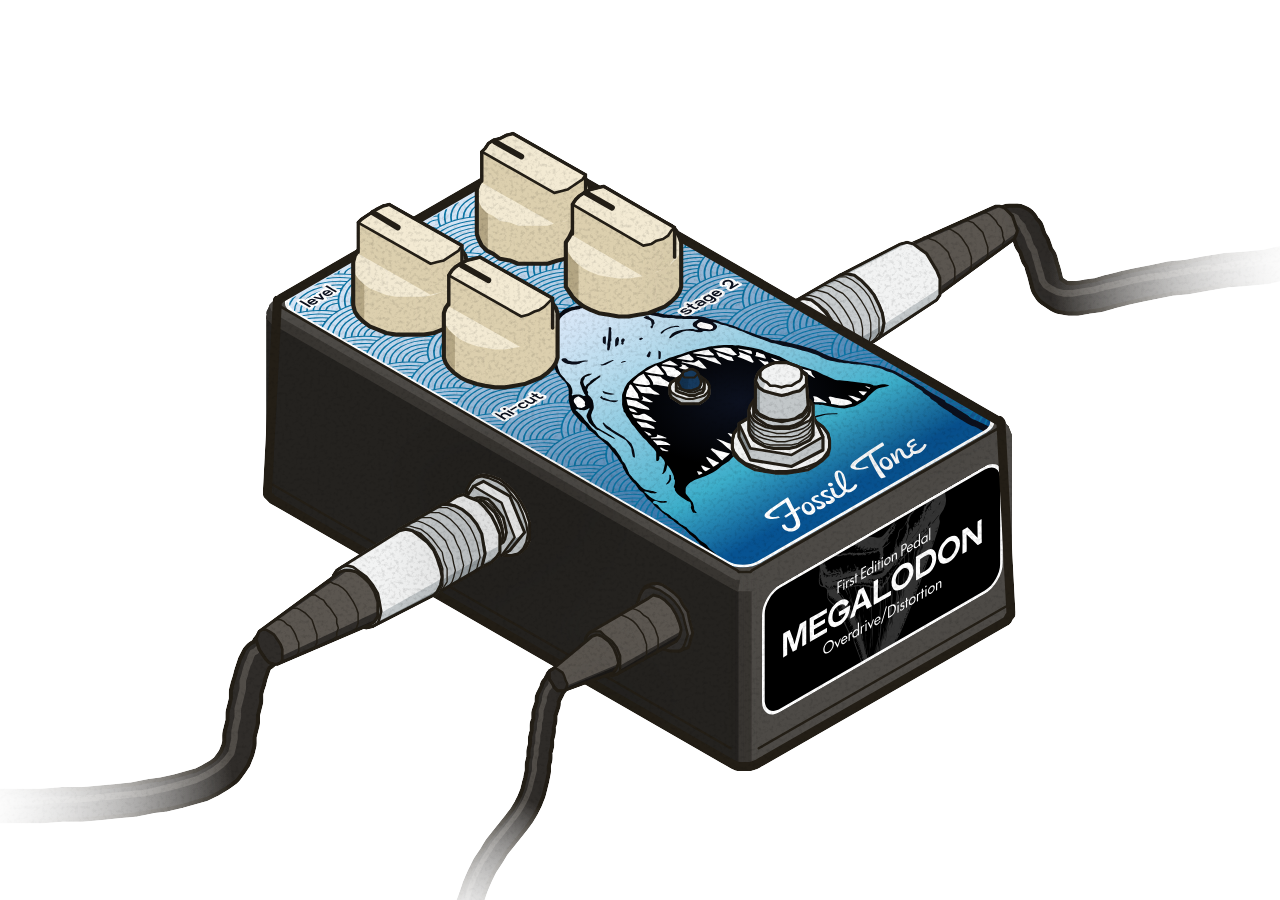
<file: assets/figuras/megalodon.html>
<!doctype html><html lang="pt-BR"><head><meta charset="utf-8"><meta name="viewport" content="width=device-width,initial-scale=1">
<!-- Figura interativa do Megalodon, embutida no dossiê do site (assets/figuras/megalodon.html).
     Só o desenho: os knobs, os selos e os avisos ficam na página (acervo.js),
     que conversa com esta figura por postMessage (o mesmo protocolo da figura do ZeRO).
     Origem: figura-megalodon/megalodon-figura.html -->
</head><body>
<script>
/* ============================================================
   Colorfigures core: projection, shapes, shading, ink, labels, page shell.
   A figure page includes this file (scripts/build.py inlines it), then calls mountFigure({...}).
   See SKILL.md for the drawing contract and conventions.
   One fixed view (front-left-top) and one fixed light (from above, behind the viewer's right shoulder: the front is lit,
   the left side is in shade, and cast shadows fall toward the lower left of the screen).
   ============================================================ */

/* ---------- palettes ---------- */
const PALS = {
  mustard: { l:'#f4b829', m:'#d49c1f', d:'#4e4a18' },
  tomato:  { l:'#ef6a4c', m:'#cf5038', d:'#4a2219' },
  mint:    { l:'#93d3b0', m:'#71b693', d:'#1f4034' },
  cobalt:  { l:'#76a0e2', m:'#5a82c6', d:'#1c2948' },
  blush:   { l:'#f3a6bb', m:'#d8869c', d:'#4b2430' },
};
const METAL   = { l:'#eef0f0', m:'#c6ccce', d:'#8f989b' };
const CLEAR   = { l:'#e4f2f4', m:'#c4dfe4', d:'#97b9c0' };
const CERAMIC = { l:'#fbfaf3', m:'#e3e0d2', d:'#bdb8a6' };
const DARK    = { l:'#55504a', m:'#3d3935', d:'#272421' };
const INK = '#231e16';
const SHADOW = '#41538f';

/* ---------- projection (x = depth toward viewer-right, y = toward viewer-left, z = up) ---------- */
const C = Math.cos(Math.PI/6), S = Math.sin(Math.PI/6);
let OX = 0, OY = 0;
/* VIEW turns the object in 90° steps about a vertical axis through its centre (RC):
   0 = front (+x) and left (+y) faces toward the viewer, 1 = turned once (the +y side becomes the front)…
   Figures keep modelling in their own coordinates; P / Dv / vis / tone / depthOf all apply the turn. */
let VIEW = 0, RC = [0, 0];
const VIEW_NAMES = ['front', 'left side', 'back', 'right side'];
const TURNS = [0, 2];                 // the views the UI offers: front and back (figures still draw correctly in all four)
const rotV = ([x,y,z]) => { switch (VIEW & 3){ case 1: return [y,-x,z]; case 2: return [-x,-y,z]; case 3: return [-y,x,z]; default: return [x,y,z]; } };
const rotXY = (x,y) => { const r = rotV([x-RC[0], y-RC[1], 0]); return [r[0]+RC[0], r[1]+RC[1]]; };
const P0 = (x,y,z) => [(x-y)*C + OX, (x+y)*S - z + OY];                       // raw iso, no turn
const P  = (x,y,z) => { const [a,b] = rotXY(x,y); return [(a-b)*C + OX, (a+b)*S - z + OY]; };
const Dv = (x,y,z) => { const [a,b,c] = rotV([x,y,z]); return [(a-b)*C, (a+b)*S - c]; };
// distance toward the viewer in the current view: draw parts with smaller depth first
const depthOf = p => { const [a,b] = rotXY(p[0],p[1]); return a + b + p[2]; };
// sort [{at:[x,y,z], svg}] back-to-front for the current view and join
const byDepth = parts => parts.filter(Boolean).sort((p,q) => depthOf(p.at) - depthOf(q.at)).map(p => p.svg).join('');
const f  = v => v.toFixed(1);
const pd = (pts, close=true) => 'M' + pts.map(p => { const q = P(p[0],p[1],p[2]); return f(q[0])+' '+f(q[1]); }).join('L') + (close ? 'Z' : '');
const sp = pts => 'M' + pts.map(q => f(q[0])+' '+f(q[1])).join('L') + 'Z';

/* ---------- 2D shapes in a plane's (u,v) coords (v up), mapped to 3D by a plane ---------- */
const arcUV  = (cu,cv,r,a0,a1,n=7) => { const o=[]; for (let i=0;i<=n;i++){ const a=(a0+(a1-a0)*i/n)*Math.PI/180; o.push([cu+r*Math.cos(a), cv+r*Math.sin(a)]); } return o; };
const rrUV   = (u0,v0,u1,v1,r,n=7) => r <= 0 ? rectUV(u0,v0,u1,v1) : [...arcUV(u1-r,v0+r,r,-90,0,n), ...arcUV(u1-r,v1-r,r,0,90,n), ...arcUV(u0+r,v1-r,r,90,180,n), ...arcUV(u0+r,v0+r,r,180,270,n)];
const rectUV = (u0,v0,u1,v1) => [[u0,v0],[u1,v0],[u1,v1],[u0,v1]];
const ellUV  = (cu,cv,ru,rv,n=24) => Array.from({length:n}, (_,i) => { const a=i/n*2*Math.PI; return [cu+ru*Math.cos(a), cv+rv*Math.sin(a)]; });
const PX = x => ([u,v]) => [x,u,v];      // front-facing plane x = const   (u = y, v = z)
const PY = y => ([u,v]) => [u,y,v];      // side plane y = const           (u = x, v = z)
const PZ = z => ([u,v]) => [u,v,z];      // horizontal plane z = const     (u = x, v = y)
const on = (plane, uv) => uv.map(plane);

/* ---------- vectors + shading ---------- */
const sub=(a,b)=>[a[0]-b[0],a[1]-b[1],a[2]-b[2]], dot=(a,b)=>a[0]*b[0]+a[1]*b[1]+a[2]*b[2];
const cross=(a,b)=>[a[1]*b[2]-a[2]*b[1], a[2]*b[0]-a[0]*b[2], a[0]*b[1]-a[1]*b[0]];
const norm=a=>{ const l=Math.hypot(...a)||1; return a.map(v=>v/l); };
const avg=ps=>ps.reduce((s,p)=>[s[0]+p[0]/ps.length,s[1]+p[1]/ps.length,s[2]+p[2]/ps.length],[0,0,0]);
const vis = n => { const r = rotV(n); return r[0]+r[1]+r[2] > 1e-6; };   // viewer looks from (+1,+1,+1) after the turn
const facing = vis;                                                       // readable alias: is this face toward the viewer?
const SHADOW_K = 0.85, AZ_MIN = 20, AZ_MAX = 160;
// cast shadows are drawn shorter than the shading light implies (0.45 × height instead of 0.85 ×): long shadows of tall
// parts on thin supports (a lamp shade, a fan head) land far from the object and read as separate blobs
const SHADOW_LEN = 0.45;
let L = [0,0,1], SH = [0,0];
function setLight(deg){ const a=deg*Math.PI/180; SH=[SHADOW_K*Math.cos(a), SHADOW_K*Math.sin(a)]; L=norm([-SH[0],-SH[1],1]); }
const LIN = norm([.6,.2,1]);                       // fixed light for interiors / small props
const tone  = (n,m) => { const d=dot(rotV(n),L);   return d>-.15 ? m.l : d>-.45 ? m.m : m.d; };   // exterior, follows the sun
const toneI = (n,m) => { const d=dot(rotV(n),LIN); return d>.6 ? m.l : d>.05 ? m.m : m.d; };      // interior / props
const mix = (a,b,t) => '#' + [1,3,5].map(i => Math.round(parseInt(a.substr(i,2),16)*(1-t) + parseInt(b.substr(i,2),16)*t).toString(16).padStart(2,'0')).join('');
const matOf = hex => ({ l:hex, m:mix(hex,'#000000',.16), d:mix(hex,'#000000',.42) });
const ease = t => t<.5 ? 2*t*t : 1-Math.pow(-2*t+2,2)/2;

/* ---------- drawing primitives (all return SVG strings) ---------- */
const ink   = (d,w=1.0) => `<path d="${d}" fill="none" stroke="${INK}" stroke-width="${w}" stroke-linejoin="round" stroke-linecap="round"/>`;
const fill  = (d,c,extra='') => `<path d="${d}" fill="${c}" ${extra}/>`;
const face  = (d,c) => `<path d="${d}" fill="${c}" stroke="${c}" stroke-width=".7" stroke-linejoin="round"/>`;
const shape = (pts,c,w=.9) => fill(pd(pts),c) + (w ? ink(pd(pts),w) : '');
const line  = (pts,w=.9) => ink(pd(pts,false),w);
// Loft between two rings of equal length (closed). colour(n) picks each strip's fill; flip = seen from inside.
function loft(A, B, colour, flip=false){
  const n=A.length, cen=avg(A.concat(B)); let s='';
  for (let i=0;i<n;i++){
    const a0=A[i], a1=A[(i+1)%n], b1=B[(i+1)%n], b0=B[i];
    let nr = norm(cross(sub(a1,a0), sub(b0,a0)));
    if (!isFinite(nr[0])) continue;
    if (dot(nr, sub(avg([a0,a1,b1,b0]), cen)) < 0) nr = nr.map(v=>-v);
    if (flip) nr = nr.map(v=>-v);
    if (vis(nr)) s += face(pd([a0,a1,b1,b0]), colour(nr));
  }
  return s;
}
function hull(pts){
  pts = pts.slice().sort((a,b)=>a[0]-b[0]||a[1]-b[1]);
  const cr=(o,a,b)=>(a[0]-o[0])*(b[1]-o[1])-(a[1]-o[1])*(b[0]-o[0]); const lo=[], up=[];
  for (const p of pts){ while(lo.length>=2 && cr(lo[lo.length-2],lo[lo.length-1],p)<=0) lo.pop(); lo.push(p); }
  for (const p of pts.reverse()){ while(up.length>=2 && cr(up[up.length-2],up[up.length-1],p)<=0) up.pop(); up.push(p); }
  lo.pop(); up.pop(); return lo.concat(up);
}
// Silhouette ink, weighted by how thick the part is on screen (like a hand inker): the w you pass is the most it gets.
// Thickness = 2 × area / perimeter of the outline (a rod's diameter, about half a box's width), as a share of the
// frame width. A long thin rod, a handle or a knob stays light (~1–1.5); a grinder, kettle or machine body gets the
// heavy ~2.4–2.8. Thin parts stay thin and parts keep air between them.
const hullInk = (pts3, w=1.4) => { const h = hull(pts3.map(p=>P(...p))); let a = 0, per = 0;
  for (let i = 0; i < h.length; i++){ const p = h[i], q = h[(i+1) % h.length]; a += p[0]*q[1] - q[0]*p[1]; per += Math.hypot(q[0]-p[0], q[1]-p[1]); }
  const thick = per ? Math.abs(a) / per / (INK_K * INK_REF_VB) : 0;
  return ink(sp(h), Math.min(w, .9 + 20*thick)); };
// Axis-aligned box: three visible faces, shaded, each outlined. shade = tone (sunlit) or toneI (interior).
function box(x0,y0,z0,x1,y1,z1,m,shade=toneI,w=.9){
  // all six faces, drawn only when they face the viewer (sides first, then top) — correct in every VIEW
  const F = [
    [[0,1,0],  [[x0,y1,z0],[x1,y1,z0],[x1,y1,z1],[x0,y1,z1]]],
    [[1,0,0],  [[x1,y0,z0],[x1,y1,z0],[x1,y1,z1],[x1,y0,z1]]],
    [[0,-1,0], [[x0,y0,z0],[x1,y0,z0],[x1,y0,z1],[x0,y0,z1]]],
    [[-1,0,0], [[x0,y0,z0],[x0,y1,z0],[x0,y1,z1],[x0,y0,z1]]],
    [[0,0,1],  [[x0,y0,z1],[x1,y0,z1],[x1,y1,z1],[x0,y1,z1]]] ];
  return F.filter(([n]) => vis(n)).map(([n,q]) => shape(q, shade(n,m), w)).join('');
}
// Rounded-profile extrusion: profile (u=y, v=z) swept along x from x0 to x1. Body of most machines.
function extrude(profileUV, x0, x1, m, shade=tone){ return loft(on(PX(x0),profileUV), on(PX(x1),profileUV), n=>shade(n,m)); }
// Vertical cylinder (axis z) centred (x,y), radius r from z0 to z1, with top cap.
function cyl(x,y,z0,z1,r,m,shade=toneI,w=1.2,n=24){
  const A=on(PZ(z0),ellUV(x,y,r,r,n)), B=on(PZ(z1),ellUV(x,y,r,r,n));
  return loft(A,B,nr=>shade(nr,m)) + fill(pd(B),shade([0,0,1],m)) + hullInk([...A,...B],w) + ink(pd(B),w*.8);
}
// Cylinder lying along x (e.g. a knob or dial sticking out of a front face): centred (y,z), from x0 to x1.
function cylX(x0,x1,y,z,r,m,shade=toneI,w=1.1,n=20){
  const A=on(PX(x0),ellUV(y,z,r,r,n)), B=on(PX(x1),ellUV(y,z,r,r,n));
  // cap on whichever end faces the viewer (the +x end in VIEW 0)
  const capB = vis([1,0,0]), cap = capB ? B : A, cn = capB ? [1,0,0] : [-1,0,0];
  return loft(A,B,nr=>shade(nr,m)) + (vis(cn) ? fill(pd(cap),shade(cn,m)) : '') + hullInk([...A,...B],w) + (vis(cn) ? ink(pd(cap),w*.8) : '');
}
// Cylinder between any two 3D points a and b (a lamp arm, a rod, a pipe at an angle, a handle bar), radius r.
// The end facing the viewer gets a cap. For a tapered part (a cone, a lamp shade) pass r1 for the radius at b.
function rod(a, b, r, m, shade=toneI, w=1, r1=r, n=16){
  const d = norm(sub(b, a)), u = norm(cross(d, Math.abs(d[2]) < .9 ? [0,0,1] : [1,0,0])), v = cross(d, u);
  const ring = (p, rr) => Array.from({length:n}, (_,i) => { const t = i/n*2*Math.PI, c = Math.cos(t)*rr, s2 = Math.sin(t)*rr;
    return [p[0] + u[0]*c + v[0]*s2, p[1] + u[1]*c + v[1]*s2, p[2] + u[2]*c + v[2]*s2]; });
  const A = ring(a, r), B = ring(b, r1), capB = vis(d), cap = capB ? B : A, cn = capB ? d : d.map(x => -x);
  return loft(A, B, nr => shade(nr, m)) + (Math.max(r, r1) > 0 ? fill(pd(cap), shade(cn, m)) + ink(pd(cap), w*.8) : '') + hullInk([...A, ...B], w);
}
// Text lying flat on a front plane x = const, centred at (y,z) baseline; reads left-to-right on screen.
const txM = (o, U, V) => `matrix(${U[0].toFixed(4)} ${U[1].toFixed(4)} ${V[0].toFixed(4)} ${V[1].toFixed(4)} ${f(o[0])} ${f(o[1])})`;
const tx = (x,y,z,str,size,col=INK,weight=700) => { const o=P(x,y,z);
  return `<text transform="${txM(o, Dv(0,-1,0), Dv(0,0,-1))}" font-size="${size}" fill="${col}" text-anchor="middle" font-family="ui-monospace,Menlo,monospace" font-weight="${weight}" letter-spacing=".04em">${str}</text>`; };
// Text on a side plane y = const, centred at (x,z).
const txY = (x,y,z,str,size,col=INK,weight=700) => { const o=P(x,y,z);
  return `<text transform="${txM(o, Dv(1,0,0), Dv(0,0,-1))}" font-size="${size}" fill="${col}" text-anchor="middle" font-family="ui-monospace,Menlo,monospace" font-weight="${weight}" letter-spacing=".04em">${str}</text>`; };
// Cast shadow of a set of 3D points (any outline of the object), pushed along the light onto z = 0.
// the light stays put relative to the viewer, so the shadow is cast in turned coordinates
// z0: the surface it falls on (a board, a counter); clip it to that surface with clipTo(...) if it could spill off.
// clip: the 3D outline of the surface it falls on (e.g. boardTop(...)), so it can't spill over the edge.
const castShadow = (pts3, z0=0, clip=null) => { const k = SHADOW_LEN / SHADOW_K;
  const s = fill(sp(hull(pts3.map(([x,y,z]) => { const [a,b] = rotXY(x,y); return P0(a+(z-z0)*SH[0]*k, b+(z-z0)*SH[1]*k, z0); }))), SHADOW);
  return clip ? clipTo(clip, s) : s; };
// A board for the object to stand on (a tray, a desk top, a counter): a rounded slab from (x0,y0) to (x1,y1), h thick.
// Draw it first; then castShadow(points, h, boardTop(x0,y0,x1,y1,h,r)) so shadows lie on it and stop at its edge.
const BOARD = { l:'#e6e1d4', m:'#cfc8b8', d:'#aaa293' }, WOOD = { l:'#d9a86c', m:'#bf8a4f', d:'#8e6236' };
const boardTop = (x0,y0,x1,y1,h=3,r=5) => on(PZ(h), rrUV(x0,y0,x1,y1,r));
function board(x0,y0,x1,y1,h=3,r=5,m=BOARD){
  const A = on(PZ(0), rrUV(x0,y0,x1,y1,r)), B = boardTop(x0,y0,x1,y1,h,r);
  return loft(A, B, n => toneI(n, m)) + fill(pd(B), m.l) + ink(pd(B), 1) + hullInk([...A, ...B], 1.8);
}
// Group helpers: clickable target, clip to an opening.
const act  = (name, inner, data='') => `<g data-act="${name}" ${data}>${inner}</g>`;
let _clipN = 0;
// Part label (for "how does it work" figures): a cream pill with a leader line to a 3D point on the part.
// dx, dy = where the pill sits, in screen units at the reference zoom (they scale with the figure like stroke widths).
// on = that part is working right now (the pill turns the accent colour). Labels can be hidden with the Labels switch.
function tag(p3, dx, dy, text, on=false){
  const k = INK_K, [X,Y] = P(...p3), fs = 8.6*k, w = text.length*fs*.62 + fs*1.5, h = fs*1.8, cx = X + dx*k, cy = Y + dy*k;
  return `<g class="tag${on ? ' on' : ''}"><path d="M${f(X)} ${f(Y)}L${f(cx)} ${f(cy)}" fill="none" stroke="${INK}" stroke-width="1"/>`
    + `<circle cx="${f(X)}" cy="${f(Y)}" r="${f(1.3*k)}" fill="${INK}"/>`
    + `<rect x="${f(cx-w/2)}" y="${f(cy-h/2)}" width="${f(w)}" height="${f(h)}" rx="${f(h/2)}" fill="${on ? 'var(--accent,#f4b829)' : '#fff4d6'}" stroke="${INK}" stroke-width="1.2"/>`
    + `<text x="${f(cx)}" y="${f(cy+fs*.36)}" font-size="${f(fs)}" text-anchor="middle" font-family="ui-monospace,Menlo,monospace" font-weight="800" letter-spacing=".04em" fill="${INK}">${text}</text></g>`;
}
const clipTo = (pts3, inner) => { const id = 'k' + (++_clipN); return `<clipPath id="${id}"><path d="${pd(pts3)}"/></clipPath><g clip-path="url(#${id})">${inner}</g>`; };

/* ---------- constant on-screen line weight ----------
   Stroke widths are written in model units, and each figure is zoomed to fill the frame, so a small
   object would get fat lines. INK_K rescales every stroke-width (and the wobble/grain filter) so all
   figures match the reference zoom of the booth / vending machine (viewBox ≈ 585 units wide). */
const INK_REF_VB = 585;
let INK_K = 1;
const inkScale = svg => INK_K === 1 ? svg : svg.replace(/stroke-width="([\d.]+)"/g, (_, w) => `stroke-width="${(+w * INK_K).toFixed(2)}"`);

/* ---------- page shell ---------- */
const CORE_CSS = `
  :root{--paper:#f2efe7;--ink:#231e16;--muted:#857d6e;--rule:#ddd6c8}
  *{box-sizing:border-box} html,body{margin:0;height:100%}
  body{background-color:var(--paper);
    background-image:url("data:image/svg+xml;utf8,<svg xmlns='http://www.w3.org/2000/svg' width='320' height='320'><filter id='p'><feTurbulence type='fractalNoise' baseFrequency='.85' numOctaves='3' stitchTiles='stitch'/><feColorMatrix values='0 0 0 0 .42  0 0 0 0 .39  0 0 0 0 .33  .16 0 0 0 0'/></filter><rect width='100%' height='100%' filter='url(%23p)'/></svg>");
    overflow-x:hidden;color:var(--ink);font:13px/1.4 ui-monospace,SFMono-Regular,Menlo,monospace;display:flex;flex-direction:column;align-items:center;padding:24px 16px 32px}
  header{width:100%;max-width:760px;display:flex;justify-content:space-between;align-items:baseline;gap:12px;flex-wrap:wrap}
  header h1{font-size:13px;font-weight:600;margin:0;letter-spacing:.02em} header span{color:var(--muted)}
  #fig{width:100%;max-width:760px;height:auto;display:block;margin:4px 0 8px;user-select:none;overflow:visible}
  #fig [data-act]{cursor:pointer}
  #readout, .idea{display:none}   /* status line + big idea are off: the buttons and motion tell the story */
  .idea{width:100%;max-width:760px;margin:-6px 0 16px;font-size:12.5px;line-height:1.5;text-align:center;color:var(--ink)}
  .idea strong{letter-spacing:.12em;text-transform:uppercase;font-size:11px;margin-right:8px}
  #readout{position:relative;min-height:1.4em;letter-spacing:.08em;text-transform:uppercase;margin-bottom:14px;text-align:center;text-shadow:0 0 3px var(--paper),0 0 6px var(--paper),0 0 10px var(--paper)}
  .stage{position:relative;width:100%;max-width:760px}
  .actions{position:absolute;top:4px;left:0;display:flex;flex-direction:column;align-items:flex-start;gap:8px;z-index:2;max-width:220px}
  .actions .cap{color:var(--muted);font-size:11px;letter-spacing:.08em;text-transform:uppercase;margin:0 0 2px}
  html.nolabels #fig .tag{display:none}
  .ctl[hidden]{display:none}
  /* ui.flash(text): a short note under the buttons ("the can is empty — refill it"); the status line itself stays hidden */
  .toast{position:absolute;left:0;z-index:3;font-size:11.5px;letter-spacing:.06em;text-transform:uppercase;background:var(--paper);
    border:1.5px solid var(--ink);border-radius:8px;padding:4px 9px;box-shadow:2px 2px 0 var(--ink);opacity:0;transition:opacity .2s;pointer-events:none;max-width:240px}
  .toast.show{opacity:1}
  .made-with{width:100%;max-width:760px;margin-top:18px;text-align:right;font-size:11px;letter-spacing:.1em;text-transform:uppercase}
  .made-with a{color:var(--muted);text-decoration:none} .made-with a:hover{color:var(--ink)}
  .stats{position:absolute;top:4px;right:0;display:flex;flex-direction:column;align-items:flex-end;gap:10px;z-index:2;text-align:right}
  .stat .k{font-size:11px;font-weight:700;letter-spacing:.12em;text-transform:uppercase;color:var(--muted)}
  .stat .v{font-size:34px;font-weight:800;line-height:1.05;letter-spacing:-.01em;font-variant-numeric:tabular-nums;color:var(--ink)}
  .stat.small .v{font-size:20px}
  .stat .v.bump{animation:bump .35s ease-out}
  @keyframes bump{0%{transform:scale(1.18)}100%{transform:none}}
  .stepwrap{position:relative;display:flex;align-items:center;gap:8px}
  .act{font:inherit;color:var(--ink);background:var(--paper);border:1.5px solid var(--ink);border-radius:999px;padding:5px 14px;cursor:pointer;white-space:nowrap}
  .act:hover{background:color-mix(in srgb,var(--paper) 92%,var(--ink))}
  .act .car{margin-left:6px;font-size:10px}
  .act:focus-visible{outline:2px solid var(--ink);outline-offset:3px}
  .chips{display:none;flex-wrap:wrap;gap:6px;background:var(--paper);border:2px solid var(--ink);border-radius:12px;box-shadow:3px 3px 0 var(--ink);
    padding:8px;width:max-content;max-width:min(300px,62vw);position:absolute;left:calc(100% + 10px);top:-4px;z-index:3}
  .stepwrap.open .chips{display:flex}
  .chip{white-space:nowrap;font:inherit;font-size:11.5px;font-weight:700;color:var(--ink);background:var(--paper);border:1.5px solid var(--ink);border-radius:8px;padding:4px 8px;cursor:pointer;box-shadow:2px 2px 0 var(--ink)}
  .chip:hover{background:var(--accent,#f4b829);transform:translate(-1px,-1px)}
  .chip.current{background:var(--ink);color:var(--paper)} .chip.current:hover{background:var(--ink);transform:none}
  .chip.off{opacity:.45} .chip.off:hover{transform:none;background:var(--paper)}
  
  @media (max-width:560px){body{padding:14px 12px 24px}header span,.actions .cap{display:none}.actions{flex-direction:row;flex-wrap:wrap;gap:6px}.act{font-size:12px;padding:4px 11px}.stats{position:static;flex-direction:row;justify-content:flex-end;gap:18px;margin-bottom:4px}.actions{position:static;max-width:none;margin:6px 0 4px}.chips{left:0;top:calc(100% + 8px)}}
  .controls{width:100%;max-width:760px;display:grid;grid-template-columns:repeat(auto-fit,minmax(200px,1fr));gap:14px 28px;border-top:1px solid var(--rule);padding-top:16px}
  .ctl{display:flex;flex-direction:column;gap:6px}
  .ctl label{color:var(--muted);font-size:11px;letter-spacing:.08em;text-transform:uppercase}
  input[type=range]{width:100%;accent-color:var(--ink)}
  .row{display:flex;gap:8px;flex-wrap:wrap}
  button{font:inherit;color:var(--ink);background:transparent;border:1.5px solid var(--ink);border-radius:999px;padding:5px 14px;cursor:pointer}
  button:hover{background:#0000000d}
  .sw{width:26px;height:26px;padding:0;border-radius:50%} .sw[aria-pressed=true]{outline:2px solid var(--ink);outline-offset:2px}`;

const filterFor = k => `<filter id="hand" x="-3%" y="-3%" width="106%" height="106%" color-interpolation-filters="sRGB">
  <feTurbulence type="fractalNoise" baseFrequency="${(0.045/k).toFixed(4)}" numOctaves="2" seed="4" result="warp"/>
  <feDisplacementMap id="wob" in="SourceGraphic" in2="warp" scale="${(2.4*k).toFixed(2)}" xChannelSelector="R" yChannelSelector="G" result="wob"/>
  <feTurbulence type="fractalNoise" baseFrequency="${(0.9/k).toFixed(4)}" numOctaves="3" seed="11" result="n1"/>
  <feColorMatrix in="n1" type="matrix" values=".3 0 0 0 .84  .3 0 0 0 .84  .3 0 0 0 .84  0 0 0 0 1" result="grain"/>
  <feTurbulence type="fractalNoise" baseFrequency="${(0.012/k).toFixed(4)}" numOctaves="2" seed="7" result="n2"/>
  <feColorMatrix in="n2" type="matrix" values=".3 0 0 0 .85  .3 0 0 0 .85  .3 0 0 0 .85  0 0 0 0 1" result="blot"/>
  <feBlend in="wob" in2="grain" mode="multiply" result="g1"/><feBlend in="g1" in2="blot" mode="multiply" result="g2"/>
  <feComposite in="g2" in2="wob" operator="in"/></filter>`;

/* mountFigure({
     fig:'03', title:'Photo booth', hint:'click the curtain…',
     size:[W,D,H],                 // bounding box, used to frame the view (shadow range included)
     palette:'mustard',            // default PALS key
     state:{...},                  // figure state (st.pal is built in)
     scene: (st, m) => svgString,  // m = current palette {l,m,d}
     readout: st => 'text',        // status line under the figure
     buttons: [{label, onClick(st, ui)}      // listed in the order the user should do them
               | {label, choices: st => [{label, onClick(st,ui), current?, disabled?, why?}]}],   // opens a picker
     stats: st => [{label, value, small?}],   // optional: big numbers top-right (credit, change, score)
     credit: false,                // optional: hide the small "Made with Colorfigures" link
     acts: { name(st, el, ui){} },  // clicks on act(name, …) groups; el has dataset
     params(st, q){}               // optional: read URLSearchParams for screenshot states
   })  -> ui = { st, render, animate(stepFn), flash(text,ms) }
   animate(step): calls step(dt seconds) every frame and re-renders until step returns false. */
addEventListener('error', e => { document.documentElement.dataset.errors = (document.documentElement.dataset.errors || '') + ' ' + e.message + ';'; });
function mountFigure(cfg){
  document.title = cfg.title;
  const style = document.createElement('style'); style.textContent = CORE_CSS; document.head.appendChild(style);
  document.body.innerHTML = `
    <header><h1>Fig. ${cfg.fig} — ${cfg.title}</h1><span>${cfg.hint || ''}</span></header>
    <div class="stage">
      ${cfg.buttons && cfg.buttons.length ? `<div class="actions" id="btns"><div class="cap">${cfg.buttonsLabel || 'Try it'}</div></div>` : ''}
      ${cfg.stats ? '<div class="stats" id="stats"></div>' : ''}
      <div class="toast" id="toast" role="status"></div>
      <svg id="fig" role="img" aria-label="${cfg.title}"><defs id="fdefs"></defs><g id="art" filter="url(#hand)"></g></svg>
    </div>
    <div id="readout"></div>
    ${cfg.idea ? `<p class="idea"><strong>The big idea</strong>${cfg.idea}</p>` : ''}
    <div class="controls">
      <div class="ctl"><label for="wb">Hand-drawn wobble</label><input id="wb" type="range" min="0" max="7" step="0.1" value="2.4"></div>
      <div class="ctl"><label>Colour</label><div class="row" id="pals"></div></div>
      <div class="ctl" id="lblctl" hidden><label>Labels</label><div class="row"><button id="lbl" aria-pressed="true">On</button></div></div>
    </div>
    ${cfg.credit === false ? '' : '<footer class="made-with"><a href="https://april-zhu.com/colorfigures" target="_blank" rel="noopener">Made with Colorfigures ↗</a></footer>'}`;
  const st = cfg.state || {};            // kept as the same object, so a figure may hold on to it
  if (!st.pal) st.pal = cfg.palette || 'mustard';
  if (st.az == null) st.az = 105;
  const q = new URLSearchParams(location.search);
  if (PALS[q.get('pal')]) st.pal = q.get('pal');
  if (cfg.params) cfg.params(st, q);

  // frame on the object itself: centred, filling ~60% of the width / ~78% of the height of a 4:3 view.
  // The cast shadow is allowed to spill outside the frame (svg overflow is visible).
  const [W,D,H] = cfg.size, pts = [];
  OX = OY = 0; RC = cfg.center || [W/2, D/2];
  VIEW = 0;
  for (const x of [0,W]) for (const y of [0,D]) for (const z of [0,H]) pts.push(P(x,y,z));
  const xs=pts.map(p=>p[0]), ys=pts.map(p=>p[1]);
  const bw = Math.max(...xs)-Math.min(...xs), bh = Math.max(...ys)-Math.min(...ys);
  // the object fills ~74% of the width / ~88% of the height, nudged right of centre so the buttons (top left) stay clear
  const vbW = Math.max(bw/.74, bh/.88/.75), vbH = vbW*.75;
  OX = (vbW-bw)/2 + vbW*.06 - Math.min(...xs); OY = vbH*.04 - Math.min(...ys);   // sit a little high: shadows fall downward
  const svg = document.getElementById('fig');
  svg.setAttribute('viewBox', `0 0 ${f(vbW)} ${f(vbH)}`);
  INK_K = vbW / INK_REF_VB;
  document.getElementById('fdefs').innerHTML = filterFor(INK_K);

  const art = document.getElementById('art'), readout = document.getElementById('readout');
  const ui = { st };
  ui.render = () => { _clipN = 0; document.documentElement.style.setProperty('--accent', PALS[st.pal].l); art.innerHTML = inkScale(cfg.scene(st, PALS[st.pal])); if (!ui._flash) readout.textContent = cfg.readout ? cfg.readout(st) : ''; if (ui.drawStats) ui.drawStats(); };
  // big numbers in the top-right corner (credit, change, score…); a value that changes gets a little bump
  const statsEl = document.getElementById('stats'), prevStats = {};
  ui.drawStats = () => { if (!statsEl) return;
    const list = cfg.stats(st).filter(Boolean), html = list.map(x => `<div class="stat${x.small ? ' small' : ''}"><div class="k">${x.label}</div><div class="v" data-k="${x.label}">${x.value}</div></div>`).join('');
    if (statsEl._html !== html){ statsEl._html = html; statsEl.innerHTML = html;
      statsEl.querySelectorAll('.v').forEach(v => { if (prevStats[v.dataset.k] != null && prevStats[v.dataset.k] !== v.textContent) v.classList.add('bump'); prevStats[v.dataset.k] = v.textContent; }); } };
  let flashT = 0;
  const toast = document.getElementById('toast');
  ui.flash = (text, ms=1600) => { ui._flash = true; readout.textContent = text; toast.textContent = text;
    toast.style.top = ((document.getElementById('btns') ? document.getElementById('btns').offsetTop + document.getElementById('btns').offsetHeight : 0) + 8) + 'px'; toast.classList.add('show');
    clearTimeout(flashT); flashT = setTimeout(() => { ui._flash = false; toast.classList.remove('show'); ui.render(); }, ms); };
  // animations run on a ~60 fps timer rather than requestAnimationFrame, so they also run in headless test shots
  ui.animate = step => { let last = performance.now();
    const loop = () => { const now = performance.now(), dt = Math.max(0, Math.min(.05,(now-last)/1000)); last = now; const more = step(dt) !== false; ui.render(); if (more) setTimeout(loop, 16); };
    setTimeout(loop, 16); };

  // clickable parts react on press, not on click: while something animates, the scene is redrawn every frame, so the
  // element under the pointer is replaced between press and release and a 'click' would never fire
  svg.addEventListener('pointerdown', e => { if (e.button) return; const a = e.target.closest('[data-act]'); if (!a || !cfg.acts || !cfg.acts[a.dataset.act]) return;
    e.preventDefault(); cfg.acts[a.dataset.act](st, a, ui); ui.render(); });
  const btns = document.getElementById('btns');
  const stepEls = [];
  if (btns) cfg.buttons.forEach((b, i) => {
    const wrap = document.createElement('div'); wrap.className = 'stepwrap';
    const el = document.createElement('button'); el.className = 'act';
    el.innerHTML = `${b.label}${b.choices ? '<span class="car">▾</span>' : ''}`;
    wrap.appendChild(el); btns.appendChild(wrap); stepEls.push(el);
    if (!b.choices){ el.onclick = () => { closeChips(); b.onClick(st, ui); ui.render(); }; return; }
    const chips = document.createElement('div'); chips.className = 'chips'; wrap.appendChild(chips);
    el.onclick = e => { e.stopPropagation(); const open = !wrap.classList.contains('open'); closeChips();
      if (!open) return;
      chips.innerHTML = '';
      // every choice stays clickable, so nothing silently ignores a press:
      //   current:true  = the one in use (shown selected); a press just says so
      //   disabled:true = not possible right now (shown faded); a press says why (c.why, or a generic note)
      for (const c of b.choices(st)){ const ch = document.createElement('button'); ch.className = 'chip' + (c.current ? ' current' : c.disabled ? ' off' : ''); ch.textContent = c.label;
        if (c.current) ch.setAttribute('aria-pressed', 'true');
        ch.onclick = ev => { ev.stopPropagation(); closeChips();
          if (c.current) return ui.flash(`${c.label} — already set`);
          if (c.disabled) return ui.flash(c.why || `${c.label} isn't possible right now`);
          c.onClick(st, ui); ui.render(); }; chips.appendChild(ch); }
      wrap.classList.add('open'); };
  });
  function closeChips(){ document.querySelectorAll('.stepwrap.open').forEach(w => w.classList.remove('open')); }
  document.addEventListener('click', closeChips);

  document.getElementById('wb').oninput = e => document.getElementById('wob').setAttribute('scale', (e.target.value * INK_K).toFixed(2));
  const pals = document.getElementById('pals');
  for (const [k,p] of Object.entries(PALS)){
    const b = document.createElement('button'); b.className='sw'; b.title=k; b.style.background=p.l; b.setAttribute('aria-pressed', k===st.pal);
    b.onclick = () => { st.pal=k; [...pals.children].forEach(c=>c.setAttribute('aria-pressed', c===b)); ui.render(); };
    pals.appendChild(b);
  }
  // labels: the switch appears when the figure draws any tag(); ?labels=0 starts with them hidden
  const lblctl = document.getElementById('lblctl'), lbl = document.getElementById('lbl');
  const setLabels = on => { document.documentElement.classList.toggle('nolabels', !on); lbl.textContent = on ? 'On' : 'Off'; lbl.setAttribute('aria-pressed', on); };
  lbl.onclick = () => setLabels(document.documentElement.classList.contains('nolabels'));
  if (q.get('labels') === '0') setLabels(false);
  // testing: ?press=Label@ms,Label@ms clicks the buttons whose text starts with Label at those times after load
  // (any order, repeats allowed); Label>Choice picks a choice from a picker button (?press=Speed>3@300).
  // Script errors and unknown labels are recorded on <html data-errors="…">
  window.__st = st;
  const noteErr = m => { document.documentElement.dataset.errors = (document.documentElement.dataset.errors || '') + ' ' + m + ';'; };
  const starts = (el, t) => el.textContent.trim().toLowerCase().startsWith(t.trim().toLowerCase());
  if (q.has('press')) q.get('press').split(',').forEach(item => { const [what, ms] = item.split('@'), [label, choice] = what.split('>');
    setTimeout(() => { const b = [...document.querySelectorAll('.act')].find(b => starts(b, label));
      if (!b) return noteErr(`no button "${label}"`);
      b.click(); if (choice == null) return;
      const c = [...b.parentElement.querySelectorAll('.chip')].find(c => starts(c, choice));
      if (c && !c.disabled) c.click(); else noteErr(`no choice "${choice}" in "${label}"`); }, +ms || 0); });
  setLight(st.az); ui.render();
  if (art.querySelector('.tag')) lblctl.hidden = false;
  return ui;
}

</script>
<script>
const MTOP = "data:image/svg+xml,%3Csvg xmlns=%22http://www.w3.org/2000/svg%22 xmlns:ns1=%22http://www.w3.org/1999/xlink%22 id=%22Layer_1%22 data-name=%22Layer 1%22 viewBox=%220 0 192.76 340.16%22%3E%3Cdefs%3E%3ClinearGradient id=%22Gradiente_sem_nome_117%22 x1=%22-354.69%22 x2=%22-354.69%22 y1=%228.08%22 y2=%22334.06%22 data-name=%22Gradiente sem nome 117%22 gradientTransform=%22translate(451.07 2.27)%22 gradientUnits=%22userSpaceOnUse%22%3E%3Cstop offset=%220%22 stop-color=%22%23d8e7f7%22/%3E%3Cstop offset=%22.1%22 stop-color=%22%23cee0f2%22/%3E%3Cstop offset=%22.26%22 stop-color=%22%23b5cee6%22/%3E%3Cstop offset=%22.47%22 stop-color=%22%238bb0d2%22/%3E%3Cstop offset=%22.71%22 stop-color=%22%235188b6%22/%3E%3Cstop offset=%22.99%22 stop-color=%22%23095493%22/%3E%3Cstop offset=%22.99%22 stop-color=%22%23075392%22/%3E%3C/linearGradient%3E%3ClinearGradient id=%22Gradiente_sem_nome_112%22 x1=%22-362.93%22 x2=%22-362.93%22 y1=%22112.57%22 y2=%22318.67%22 data-name=%22Gradiente sem nome 112%22 gradientTransform=%22translate(451.07 2.27)%22 gradientUnits=%22userSpaceOnUse%22%3E%3Cstop offset=%220%22 stop-color=%22%23d8e7f7%22/%3E%3Cstop offset=%22.09%22 stop-color=%22%23cee3f4%22/%3E%3Cstop offset=%22.25%22 stop-color=%22%23b5daec%22/%3E%3Cstop offset=%22.45%22 stop-color=%22%238bcae0%22/%3E%3Cstop offset=%22.68%22 stop-color=%22%2352b5d0%22/%3E%3Cstop offset=%22.76%22 stop-color=%22%233daeca%22/%3E%3Cstop offset=%22.99%22 stop-color=%22%23075392%22/%3E%3C/linearGradient%3E%3ClinearGradient id=%22Gradiente_sem_nome_78%22 x1=%22-409%22 x2=%22-409%22 y1=%22110.91%22 y2=%22353.36%22 data-name=%22Gradiente sem nome 78%22 gradientTransform=%22translate(451.07 2.27)%22 gradientUnits=%22userSpaceOnUse%22%3E%3Cstop offset=%220%22 stop-color=%22%230c111f%22/%3E%3Cstop offset=%221%22/%3E%3C/linearGradient%3E%3ClinearGradient ns1:href=%22%23Gradiente_sem_nome_78%22 id=%22Gradiente_sem_nome_78-2%22 x1=%22-376.43%22 x2=%22-376.43%22 y1=%22110.91%22 y2=%22353.36%22 data-name=%22Gradiente sem nome 78%22/%3E%3ClinearGradient ns1:href=%22%23Gradiente_sem_nome_78%22 id=%22Gradiente_sem_nome_78-3%22 x1=%22-351.06%22 x2=%22-351.06%22 y1=%22110.91%22 y2=%22353.36%22 data-name=%22Gradiente sem nome 78%22/%3E%3ClinearGradient ns1:href=%22%23Gradiente_sem_nome_78%22 id=%22Gradiente_sem_nome_78-4%22 x1=%22-326.84%22 x2=%22-326.84%22 y1=%22110.91%22 y2=%22353.36%22 data-name=%22Gradiente sem nome 78%22/%3E%3ClinearGradient ns1:href=%22%23Gradiente_sem_nome_78%22 id=%22Gradiente_sem_nome_78-5%22 x1=%22-326.69%22 x2=%22-326.69%22 y1=%22110.91%22 y2=%22353.36%22 data-name=%22Gradiente sem nome 78%22/%3E%3ClinearGradient ns1:href=%22%23Gradiente_sem_nome_78%22 id=%22Gradiente_sem_nome_78-6%22 x1=%22-387.69%22 x2=%22-387.69%22 y1=%22110.91%22 y2=%22353.36%22 data-name=%22Gradiente sem nome 78%22/%3E%3ClinearGradient ns1:href=%22%23Gradiente_sem_nome_78%22 id=%22Gradiente_sem_nome_78-7%22 x1=%22-350.14%22 x2=%22-350.14%22 y1=%22110.91%22 y2=%22353.36%22 data-name=%22Gradiente sem nome 78%22/%3E%3ClinearGradient ns1:href=%22%23Gradiente_sem_nome_78%22 id=%22Gradiente_sem_nome_78-8%22 x1=%22-367.82%22 x2=%22-367.82%22 y1=%22110.91%22 y2=%22353.36%22 data-name=%22Gradiente sem nome 78%22/%3E%3ClinearGradient ns1:href=%22%23Gradiente_sem_nome_78%22 id=%22Gradiente_sem_nome_78-9%22 x1=%22-324.38%22 x2=%22-324.38%22 y1=%22110.91%22 y2=%22353.36%22 data-name=%22Gradiente sem nome 78%22/%3E%3ClinearGradient ns1:href=%22%23Gradiente_sem_nome_78%22 id=%22Gradiente_sem_nome_78-10%22 x1=%22-353.37%22 x2=%22-353.37%22 y1=%22110.91%22 y2=%22353.36%22 data-name=%22Gradiente sem nome 78%22/%3E%3ClinearGradient ns1:href=%22%23Gradiente_sem_nome_78%22 id=%22Gradiente_sem_nome_78-11%22 x1=%22-366.22%22 x2=%22-366.22%22 y1=%22110.91%22 y2=%22353.36%22 data-name=%22Gradiente sem nome 78%22/%3E%3ClinearGradient ns1:href=%22%23Gradiente_sem_nome_78%22 id=%22Gradiente_sem_nome_78-12%22 x1=%22-343.4%22 x2=%22-343.4%22 y1=%22110.91%22 y2=%22353.36%22 data-name=%22Gradiente sem nome 78%22/%3E%3ClinearGradient ns1:href=%22%23Gradiente_sem_nome_78%22 id=%22Gradiente_sem_nome_78-13%22 x1=%22-415.82%22 x2=%22-415.82%22 y1=%22110.91%22 y2=%22353.36%22 data-name=%22Gradiente sem nome 78%22/%3E%3ClinearGradient ns1:href=%22%23Gradiente_sem_nome_78%22 id=%22Gradiente_sem_nome_78-14%22 x1=%22-384.16%22 x2=%22-384.16%22 y1=%22110.91%22 y2=%22353.36%22 data-name=%22Gradiente sem nome 78%22/%3E%3ClinearGradient ns1:href=%22%23Gradiente_sem_nome_78%22 id=%22Gradiente_sem_nome_78-15%22 x1=%22-347.9%22 x2=%22-347.9%22 y1=%22110.91%22 y2=%22353.36%22 data-name=%22Gradiente sem nome 78%22/%3E%3ClinearGradient ns1:href=%22%23Gradiente_sem_nome_78%22 id=%22Gradiente_sem_nome_78-16%22 x1=%22-346.56%22 x2=%22-346.56%22 y1=%22110.91%22 y2=%22353.36%22 data-name=%22Gradiente sem nome 78%22/%3E%3ClinearGradient ns1:href=%22%23Gradiente_sem_nome_78%22 id=%22Gradiente_sem_nome_78-17%22 x1=%22-339.95%22 x2=%22-339.95%22 y1=%22110.91%22 y2=%22353.36%22 data-name=%22Gradiente sem nome 78%22/%3E%3ClinearGradient ns1:href=%22%23Gradiente_sem_nome_78%22 id=%22Gradiente_sem_nome_78-18%22 x1=%22-360.01%22 x2=%22-360.01%22 y1=%22110.91%22 y2=%22353.36%22 data-name=%22Gradiente sem nome 78%22/%3E%3ClinearGradient ns1:href=%22%23Gradiente_sem_nome_78%22 id=%22Gradiente_sem_nome_78-19%22 x1=%222136.91%22 x2=%222136.91%22 y1=%22-916.98%22 y2=%22-721.46%22 data-name=%22Gradiente sem nome 78%22 gradientTransform=%22rotate(90 587.99 -1318.33)%22/%3E%3CclipPath id=%22clippath%22%3E%3Crect width=%22175.75%22 height=%2279.37%22 x=%225.7%22 y=%22349.77%22 class=%22cls-1%22 rx=%2212.27%22 ry=%2212.27%22/%3E%3C/clipPath%3E%3CclipPath id=%22clippath-1%22%3E%3Crect width=%22183.42%22 height=%22327.98%22 x=%224.67%22 y=%226.09%22 class=%22cls-1%22 rx=%2212.36%22 ry=%2212.36%22/%3E%3C/clipPath%3E%3CradialGradient id=%22Gradiente_sem_nome_88%22 cx=%222135.44%22 cy=%22-838.28%22 r=%2256.92%22 data-name=%22Gradiente sem nome 88%22 fx=%222135.44%22 fy=%22-838.28%22 gradientTransform=%22rotate(90 587.99 -1318.33)%22 gradientUnits=%22userSpaceOnUse%22%3E%3Cstop offset=%220%22 stop-color=%22%230c111f%22/%3E%3Cstop offset=%221%22/%3E%3C/radialGradient%3E%3Cstyle%3E.cls-1%7Bfill:none%7D.cls-10%7Bfill:%230c111f%7D.cls-11%7Bfill:%23fff%7D.cls-12%7Bfill:%230b74a4%7D%3C/style%3E%3C/defs%3E%3Cg style=%22clip-path:url(%23clippath)%22%3E%3Cg style=%22opacity:.2%22%3E%3Cpath d=%22M46.67 361.32v-1.91c0-.2.12-.66.15-.87l.5-3.7c.55-4.09-1.79-5.62.46-8.47 1.13-1.43 2.21-2.77 3.16-4.34a7.9 7.9 0 0 1 7.99-3.77c4.3.59 8.1 3.44 11.55 5.88a28 28 0 0 0 4.25 2.35c1.6.75 3.03 1.59 4.56 2.47 3.59 2.07 5.59 2.13 9.57 5.1a8 8 0 0 0 3.81 1.52c.93.1 1.71-.16 2.48-.6l3.68-2.06a33 33 0 0 0 3.68-2.3c.8-.6 1.2-1.48 1.83-2.24a31 31 0 0 1 11.99-8.68c3.31-1.36 7-5.16 10.77-3.24 1.5.77 3.04 1.19 4.72 1.39a5.8 5.8 0 0 1 5.36 4.91c.74 3.47 1.82 2.8 2.48 7.07l.73 4.75a7.8 7.8 0 0 1-3.28 7.86c-1.34.9-1.95 2.38-1.35 3.95.29.76.22 1.7-.06 2.5a67 67 0 0 1-3.35 8.25l-4.43 8.97-4.01 8.23-3.17 6.27c-.1.19-.31.54-.48.52l-.71-.1.21.74c-1.28 1.44-1.17 3.12-2.05 4.48s-1.57 2.63-2.39 3.99l-3.66 6.04c-1.63 2.69-3.17 5.31-5.01 7.88a88 88 0 0 1-15.09 16.12c-.09.07-.37.19-.43.11l-.26-.35-.27-.34c-.07-.08-.31.22-.34.33-.49 1.9-2 2.54-3.81 3.35a1.7 1.7 0 0 1-2.21-.8 79 79 0 0 1-3.6-7.48c-1.6-3.74-2.88-7.47-4.24-11.31l-3.92-11.09-.17-2.03-1.25-2.56c-.26-.54-.24-1.12-.93-1.34-.56-.18-.91-.62-1.16-1.2l-7.52-17.05c-.81-1.83-1.79-3.45-2.73-5.18-.76-1.4-1.84-2.54-2.82-3.78-2.17-2.76-3.72-4.9-3.13-8.64a4.2 4.2 0 0 0-1.31-3.51c-2.08-2.11-4.06-1.69-4.78-6.05Zm56.8 2.87c-.16-.61.05-1.1.49-1.42 1.43-1.02.68-1.83 1.41-2.49l-.33-.17.36-.37c.06-.06-.12-.38-.07-.46.59-1.04.85-1.78 2.13-1.7a3.7 3.7 0 0 0-1.63 3.05c-.02.38-.39 1.01-.47 1.45-.15.81-.66 1.17-1.4 1.41-.22.13-.02.69.02.99l.17 1.34c.06.47.26.87.31 1.28.22.06.53.23.55.53l-.57.07c.11.05.45.16.5.27l.36.86.05-1.31.42 1.31c.17-.35.38-.73.25-.87-.19-.18-.37-.45-.22-.56q.16-.1.5-.16l-.16-1.22.66.21c-.19.31-.37.69-.35.98.01.2.19.36.54.59v-.83l.54-.5-.37-.6c.36-.11.81-.05 1.01.11l-.1 1.3c.2-.35.17-.64.24-.97.21-.41.14-.84-.13-1.27-.03-.17-.05-.42.09-.12.13.15.43.3.52.2.24-.28-.28-.98.04-.94l.52.06c.12.01-.02.32-.09.5 0 .13.17.43.33.58-.17-.74-.03-1.43.49-1.86 0-.3.04-.68.09-.93l.47.19-.11-.65c.76.08.29 1.1.56 1.05l.26-.05-.37-1.15c-.02-.06.07-.19.12-.2l.33-.02-.58-.83c-.07-.1.15-.43.24-.36l.49.39-.02-1.95q-.01-.43.25-.75l-.49.14c-.43.12.27-.57.17-.74l-.13-.22q.42-.59.69-1.25l.43-.98-.34.04c-.07 0-.08.2-.09.29l-2.3 1.73c.44-1.34 1.46-2.02 2.31-2.96l-.38-.34c.46-.07.57-.44.54-.82.07-.13.47-.25.69-.3.1-.54.52-.87 1.04-1.01l1.9-.52c.21-.06.5-.49.38-.63l-.33.28s-.1-.1-.14-.22c2.94-2.27 1.01-1.48 2.73-3.54.69-.82 1.3-1.71 1.98-2.63.16-.27.45 0 .28.21-.08.11-.18.22-.14.23l.16.03.13-.14.31-.19s.09.35.05.39c-.35.38-1.14 1-1.31 1.55l-.28.9-.43.08c-.08.01.09.36.11.33.25-.24.51-.46.77-.54l.95-.27c.48-.13 1.06-.15 1.44-.52.56-.55 1.47-.29 1.25-.63l-.34-.51.98-.1c-.06-.16-.19-.44-.08-.48l.49-.16-.15.43a8 8 0 0 1 1.73-.14l1.28.06c0-.14-.03-.31.03-.31h.35c.3 0 .6-.11.77-.31-.54.1-.97.14-1.41-.11.52-.48.82.16 1.07-.25.04-.06.05-.33 0-.39l-.52-.73-.69-1c-.35.04-.76.43-1.29.1l1.52-.5-.9-1.06-1.39 1.16c-.55.46-.96 1.01-1.79 1.15.27-.43 1.74-2.21 2.09-2.13-.04-.14-.06-.57.09-.68.12-.1.36-.2.55-.28a2.4 2.4 0 0 1 1.67-.13l1.61.35c.1.02.38.03.38-.06v-.36l-1.14-.16q-.92.25-1.51-.36l-.37.24c-.08.05-.21-.21-.27-.28l-.87-.19-.82-.68c-.08-.06-.15-.4-.06-.37l.29.09.31.09c.07.02.09-.3.03-.32l-.89-.22a2.5 2.5 0 0 0-1.54-.32c.3-.46.78-.23 1.26-.22-.07-.84-2 .18-2.44.4-1.25.64-2.49 1.21-3.69 1.93a24 24 0 0 1-2.94 1.55 28 28 0 0 0-9.97 7.32c-.4.46-.75 1.1-.99 1.53-.08.15-.52.34-.51.5l.02.61-.9.35-2.09 1.45.5.06c.08 0 .11.13.19.25.06-.15.15-.5.23-.57l.98-.89-.08 1.19c-.02.34-.48.99-.77 1.04l-1.1-.07a3 3 0 0 0-.28-.89c0 .56.12 1.05.26 1.59l-.31.83-.43-.49c-.07-.08-.42.09-.38.14.09.13.2.26.15.27l-.25.04q-.45.06-.74.45l-.2-.27s-.22.04-.25.08l-.68.73.94-.54-.37.8.5.13-.35.65c.99-.54 1.6-1.39 2.22-1.73.32-.18.52-.79 1.09-.41-.24.33-.62.68-.97.94.89.17 1.06-.82 1.56-1.3h-.75c.01-.12.05-.33.1-.4s.26 0 .39.02c.75-.66 1.42-1.35 2.29-1.96l-.95 1.41-.78.76c.24.26.51.74.34.88a3 3 0 0 0-.77.5c.33.16.53.26.46.57-.59-.24-1.02-.05-1.38.58l-.48-.56c.02.2.15.47.06.54l-.43.37 1.03.02-.55.49c-.35-.3-.8-.45-1.26-.34l-.32.07.04.11.17.24h-.8c-.14.17-.14.59-.06.94l-.91-.29-.11.67q.47.24.67.77l-.83.63-.28 1.24a2 2 0 0 1-.12-.55c-.14-.17-.34-.46-.34-.66 0-.25.32-.59.51-.74-.26-.35-1.25 1.04-2.06 1.63-.34.25-.63.24-.7.67-.23 0-.72.02-.86.21-.09.13.08.56.23.57h.52c.8 0 1.53-.11 2.33-.27l1.57-.31q.76-.13 1.63-.18l-2.12.83c-1.96.77-.65.01-2.87.56-.43.11-.76.45-.66.83l.37.07-.55.65c-.04.04.1.34.12.3l.07-.16s.04-.06.25-.28l-.06.89-.27-.29s-.15.1-.18.16 0 .05.08.18l.17.77c.12.57.25 1.2.33 1.78l-.56.33c.25.37.29.84.08 1.3-.47 1.04.13.74-.31 2.38l.31-.52.19.19c.04.04-.08.21-.14.25-.38.29-.74 1.14-.03 1.53l.25-1.43c.09-.54-.12-1.07.42-1.49.26.55.44 1.04.6 1.55.08-.41-.12-.91-.32-1.28l1.16-.32c.16.05.27.35.28.63l.34-.26.23.5c.95-.86.11-1.69 1.08-1.28-.02.4-.11 1.04.02 1.43.09.27.64-.04.75-.23l.69-1.21.37.63c.18-.22.26-.32.25-.41l-.02-.38c.07.04.31.34.37.25l.32-.49.14.75.04.26s.17-.16.16-.2c-.08-.3 0-.99.43-1.04l.77-.08.18-1.97c.17.07.55.04.66-.11.1-.13-.02-.62-.12-.56l-.18.4c-.04.08-.27 0-.37-.05-.09-.04-.24-.28-.21-.37.02-.07.13-.19.2-.18l.4.05c.18-.25.28-1.47.4-1.71l.4-.77-.65.25.51-.62Zm-17.37-2.01c-.9.33-2.12.6-3.04-.12.36-.32.9-.37 1.29-.21-1.22-.99-1.92-.66-2.98-1.42l-.27-.19s-.07.26-.04.32l.59 1.07-1.34-.54c-.07-.03-.32-.04-.29-.1l.09-.25c-1-.72-.73-.11-1.27-.22-.08-.02-.16-.29-.09-.33l.43-.22c.06-.03-.09-.2-.13-.24-.18.08-.44.26-.55.19l-.41-.27c-.07-.04-.35-.18-.4-.11l-.25.4-.22-.87-.22.17a1.7 1.7 0 0 0-1.17-.1l-.22-.54c-.05-.12-.47-.07-.56-.16-.08-.09-.08-.45-.18-.52-.22-.16-1.2-.45-1.6-.14-.24-.33-.69-.81-1.18-.37l-.71-.71.7-.2a4 4 0 0 0-.65-.35c-.17-.06-.54.15-.77.23-.03-.19 0-.54-.11-.52l-.69.09.49-.42-.82-.47c-.34-.2-.93-.13-1.33-.44-.89-.7-1.48-.14-1.46-.06l-.12-.38-.36.16c-.09-.21-.17-.48-.28-.48h-.41a1.8 1.8 0 0 0-1.22-.72c-1.27-.12-2.4-.53-3.56-1.02l-.42-.18c-.09-.04 0-.3 0-.38q-.66.01-1.22-.37c-.45-.31-.98-.4-1.45-.67l-.66-.38c-.39-.23-.64-.47-.71-.9-.12-.74-.23-1.4-.27-2.16-.03-.57-.35-1.48-.92-1.5-.13 0-.42.17-.53.2s-.33-.12-.38-.22l-.12-.22s-.18 0-.17.03l.07.28-.38.04c-.07 0-.2-.24-.16-.32.16-.33.95-.64 1.35-.35.21-.12.49-.27.68-.22.73.2.98 1.24 1.17 1.92a3.43 3.43 0 0 0 3.11 3.8c.58.04.99-.17 1.43.42.39.51 1.42 1.62 2.12 1.08.56-.44.83-.09 1.31.13.62.28 1.21.53 1.77.93 1.86 1.35 2.24.08 3.6 1.25l.8.69c.3-.24.61-.3.87.02l-.49.13c.51.53 1.08.76 1.9.51l-.29.43c.33.19.69.42.96.51l.79.28c.5.18 1.04.31 1.5.55l1.95 1.02c.55.29.86.67 1.62.25l1 1.2.56-.4.58.84.08-.39 1.58.61c1.19.46 2.38.8 3.6 1.19l1.73.56c.81.26 1.65.16 2.52-.09l-.96-.28.08-.53c-.33.12-.65.33-.77.65l.32-.18c.07-.04.29.03.32.05l-.43.31c-.08.06-.38-.12-.35-.22s.13-.34.2-.42l.43-.46-.93-.09c.1.42.19.77-.17 1.01a6 6 0 0 0-.53-1.48l-.58.13.64.72c-.45.15-1.95-.07-2.06-.43-.18-.56.69.33 1.11.11l-.42-.48c.16-.02.39.02.37-.06l-.07-.4.6.07c-.38-.45-.83-.16-1.19-.04-.17-.19-.41-.48-.57-.57s-.58.1-.59.19l.47.51a3 3 0 0 1-1.31-.6h.54l-.12-.44.32.06c.05.01.02-.16 0-.2-.25-.44-.54.18-1.1-1.18l-.04.47-.02.36c0 .17-.75-.3-.79 0l-.04.38c-.46.26-1.06 0-1.26-.52l-.68-.31c-.07-.03-.11-.32-.12-.42 0-.08.2-.03.27.01l.19.11c.24-.11.5-.17.68-.11-.07-.06-.2-.38-.11-.39l.35-.04-1.16-.31c.22.2.38.33.59.79l-.68-.39-.3.22c-.3.22-.12-.79-.77-1.09.16.34.33.71.07.94-.21.18-.55.25-.83.28.02.13.08.28 0 .3-.1.02-.28.05-.28-.03 0-.05.01-.22 0-.28l-.07-.83c-.01-.14-.13-.47-.25-.5-.41-.09-.22.23-.9.17-.06 0-.08-.17-.08-.2.17-.09.37-.15.35-.25l-.09-.41.49.27.06-.44s-.62-.25-1 .16c-.14-.18-.41-.47-.72-.31l.36.46h-.82c.23-.51.31-.76.37-1.22l.08-.39c.05-.23-.67.08-1.27-.79-.06.12-.1.29-.04.34l.26.25c-.04.13-.35.1-.51 0-.12-.08-.17-.33-.18-.56l-.63-.38.49-.94c-.08-.15-.67-.4-.79-.25l-.72.95c-.06.08-.41.21-.46.13l-.16-.21 1.02-.86-.85-.63c-.19-.14-.39-.53-.6-.61-.23-.08-.65.08-.87.19a6 6 0 0 1-1.38-.62l.45-.3s.04-.07 0-.1c-.19-.18-.55-.15-.54-.03l.04.36c-.39-.11-.78-.35-.84-.86.22.03.45.32.54.24l.36-.32c-.43-.32-.92-.6-1.39-.49l.75.56-1.05.4.11-.96a3 3 0 0 0-1.57-1.05l.31.56c-1.32-.35.33-1.12-1.24-2.12-.37.42.86.61.44 1.32-.11.11-.52-.06-.63-.17l.36-.25a3 3 0 0 0-1.93-.99l.31-.26c.13-.11-.79-.49-.52-.73l.47-.42c-.33-.46-1.21.42-.93-.2l.13-.29c-.36.04-.64.13-.82.04-.2-.1-.4-.5-.45-.64l-.39.25c-.08.05-.26-.16-.32-.24l.5-.08-.45-.65c-.49.03-.84-.44-.99-.83-.06-.15-.47-.11-.73-.08l.43-.75c-.13-.08-.44-.26-.44-.18v.35c0 .05-.13.2-.18.22s-.12-.01-.12-.07c0-.04.04-.3 0-.31l-1.76-.56c-.28-.09-.61-.36-.98-.62.29-.09.69-.03.97.02.12-.04.36-.26.48-.23l.59.16c-.11-.36-.42-.47-.74-.39l-.55-.45-.31.23c-.05.04-.13-.12-.14-.18 0-.04.12-.19.16-.2l1.07-.29c-2.34-.17-4.72 0-6.38 1.51-.63.57-1.04 1.35-1.63 1.99l.43.22c-.21.23-.58.49-.72.68-.6.8-1.15 1.47-1.82 2.19-.45.48-1.95 2.49-1.68 3.14.24-.13.21-.31.3-.5l.42-.89c.14-.31.38-.68.55-.99.31-.57.79-.66 1.34-.44l.39.16-.79.64c.06.84-1.12 1.45-.69 1.82l.4.34-.5.67c-.17.23-.07.95.05 1.22l.13-1.13c.01-.06.25.06.27.12l.11.21c.3-.43.5-.74.83-1.11-.11.6-.35.91.09 1.36l-.49 1.04q.21.2.25.14c.18-.5.05-.95.74-.83l-.79 1.29.23.51c.59-.41.71-1.07.67-1.64-.36-.19-.32-.31.01-.33.55.26.21 1.08.03 1.41-.04.06.21.32.15.36l-.23.16c-.06.04-.07.26-.03.3q.08.07.14.01l.22-.25c.13.34.31.58.67.93l-.84.23.55.08c.12.02.14.31.21.45l.8.61c.09.07-.14.36-.23.29-.64-.52-.17-.5-.74-.61l.05 1.08c.14.06.55.11.58.26l.13.62c.02.07.2.02.26-.03l.28-.28c.28.93-.26 1.98-.11 2.01l.4.09 1.5.32-.15-.32s.07-.14.12-.15c.51-.09.28 1.63.61 1.66l.3-.75.36 1.46.52.43c.11-.15.25-.41.34-.35l.36.25c.27-.35.3-.96.14-1.45l-.7-.05c.04-.09.26-.31.38-.32s.39.08.51.15l.71.43c-.32.13-.5.2-.59.39.76.08 1.19.27 1.51.8l.27-.24c.05-.05.16.21.21.32.14.31-.04.64-.3.94 2.01.23.66.23 1.87 1.01-.03-.57-.06-1.11.13-1.35.35-.04.71-.1.82-.27.13-.2.07-.58 0-.84l.54-.37.17 1.67.37-.79.2 1.14c.03.17.1.53.18.67l.32.56c1 1.74-.24 1.54 1.1 2.61l-.08-.37c-.01-.07.21-.08.25-.03l.2.22.49-.53s-.02-.26-.04-.32c-.01-.04.18 0 .21.02l.48.46.31.29c.05.05-.14.21-.16.2l-.17-.4s-.18.09-.21.12l.29.52c.06.1.46-.02.49-.14l.19-.72.72.38.07-1.02.65.74-.41.31 1.21.5.25-.52.27 1 .28.07s.03-.12 0-.16l-.11-.17a7 7 0 0 0-.39-1.86c1.05-.39-.13 1.07.99 1.45-.18.1-.46.17-.41.24.41.57.02.77.29.95.45.3 1.25.11 1.46.46.15.25.26.58.37.89l.1-.76c.25-.23.47.76.88.53a2 2 0 0 0 .41-.39l.19.4c.45-.26-.09-.74.1-.92l.29-.28.03-1.39.84.97.35-.2s.14.34.13.46c0 .1-.12.19-.25.35l.61-.07c0-.08.13.32.03.35l-.54.17c.02.22.18.75.31 1l.94.31c.2.55.33.88.53 1.25-.07-.45-.14-.77-.14-1.08.09-.16.62.02.76.19l.35-.41.23.61c.05-.29-.07-.56.07-.62s.56-.09.7-.09l-.32.65.39-.24c.06-.04.24.17.21.23l-.17.25c-.08.11-.4.33-.35.46l.18.45c.04.1.2.23.3.28.39.18-.1-1.25.51-1.32l-.02.99c0 .35.15.7.47.85l-.12-.81.94 1.05.1-.87-.29.46a1 1 0 0 1-.17-.9l.41.38.28-.74.25.56.59.89c.6.91.12-.18 1.51.19.35.09.92.12.82.62l-.13.36c-.03.07-.22 0-.23-.07l-.03-.31c-.01-.11 0-.29-.08-.28s-.28.08-.26.15l.1.26c.08.2.14.43.27.46.16.03.48-.09.47-.23-.08-1.18.34-.51.65-1.25l.7.36c.14.07.28.15.34.09s.18-.24.13-.29l-.32-.32c.17-.04.51-.04.74.06.39.16-.08.92.09.95l.16.03.24-1.1c.05.35.1.8.13 1.19.01.18.36.42.53.41.33-.02.86-.4.87-.81.6-.04.65-1.19 1.12-.96l.57.27c.06-.03.29-.24.31-.16l.09.35.07.93.37-.23c.05-.03.16.1.29.19.03.01.12-.18.08-.25l-.21-.31.51-.1-.73-.5.6-.13c.41-.09-.5-.68-.03-1.31l-.61.02-.23-.79.16-.2s-.15-.32-.11-.36c.14-.13.41-.31.66-.47l-.24-.57-.1.42c-.01.05-.23-.03-.22-.08l.03-.26c.01-.08.09-.36.17-.35l.34.04-.22-.94-.66.16.6-.7c-.25-.26-.41-.52-.58-.79l-.5-.83c-.13-.21-.41-.14-.81.06l.04-.48c-.03-.08-.42.12-.47.26-.07.17-.1.38-.2.38h-.4l.29-.73-.73.1c-.11.02-.18.37-.28.34l-.37-.12a4 4 0 0 1-.9-.46c.04-.33.03-.73-.18-.86l-.36.11c-.07.02-.3-.13-.39-.13Zm45.49-21.73-1.65-.31c-.24.13 1.77.89 1.65.31m.81 1.12c.28-.91.73-.22.98-.79l-1.24-.37s-.23.13-.23.18q-.01.07.04.08h.2c.1.02.42.1.36.18l-.24.28c-.05.06-.13.26-.14.34s.26.16.27.1m-4.02.42.23-.53h-.4c-.41.03.04.55.37 1.22.06.13.15.32.2.26l.17-.19c.08-.09-.7-.43-.56-.76Zm-7.77 17.77c-.08-.47-.2-.71-.55-1.07l.29-.17c.1-.06.25.2.31.32l.49 1.02-.96.16.98.64c.5-.54.27-1.11.09-1.47-.07-.13.03-.65.16-.67l.58-.09a9 9 0 0 0-.61-.88v-1.28c.17-.08.66-.13.97-.13-.1.2-.17.34-.26.33h-.35c-.01.06.06.42.19.44.11.01.4-.02.53-.03l.15.47c-.42.08-.54.35-.54.74v.26c0 .05.2.14.21.08l.1-.34c.01-.26.03-.34.13.12l.21-.07c.15-.05-.21-.54-.03-.64l.48-.26c-.32-.08-.58-.17-.63-.37-.1-.41 0-.57.23-.71l1.02-.64c-.14-.13-.25-.28-.33-.27l-.4.07.26-.37c.11-.16-.59-.81-.27-.95l.41.56c.09.12.53-.03.58-.12l-.03-.74.2-1.13.48.2-.38-1.36.71.73c.11.12.51.12.59 0s.13-.4.11-.54l-.15-.75-.32.8-.23-1.1 1 .24c-.16-.46-.23-.71-.2-.97.28.37.36.62.84.68l.22-.89c.1.07.45.19.53.07l.41-.58.17.46c.26-.12.1-1.16.26-.82.2.41.39 1.06.86.88-1.12-1.25-.24-1.21-1.6-3.01l.55-.06c0 .38.06.59.22.89l.18-.53 1.07 1c.06-.57-.05-.76-.13-1.32.22.14.32.34.53.72l.39-.45c-.15 0-.41-.02-.41-.11s.01-.31.04-.4l.07-.22s-.05 0-.16.08l-.36-.03c-.73-.07 1.24-.76.62-.87-.77.57-1.37.92-2.26.97-.34.02-.76.1-1.07-.02-1.31-.5-2.47-.2-3.57.5l-1.02.64c-1.22.77-1.93.56-2.54 1.14a4 4 0 0 1-1.4.85c.15.07.44.14.42.24l-.1.48c-.03.12-.25.4-.37.4s-.3-.17-.39-.26a1.7 1.7 0 0 1-.45 1.04l-.17-.81c-.23.13-.19.48-.03.83l-1.4.9-.7.06q-.44.49-.87 1.02l-.66.83c.01 2.49-1.87 1.38-.3 4.52.56 1.11-.67.96-.71 2.57-.02.85.2 1.87-.11 2.63-.38.92-.75 1.79-1.22 2.63l-.75 1.34.93-.42-.27-.25c-.05-.05.21-.21.29-.25.32-.15.37-.46.51-.84.13-.35 1.01-2.26.97-2.24l.37-.13-.31-.36c-.26-.29 1.09-.05.93-.58l-.68.15c.03-1.15 1.16-.25 1.17-.98 0-.09-.17-.38-.25-.31l-.47.42c-.1.09-.36-.02-.54-.14l.66-.87c.24.15.45.31.53.22l.4-.43-.1 1.62c.23-.39.32-.65.46-1.04l.29.1c-.09.22-.21.54-.11.65l.45.48-.77.37c.28.24.49.08.79-.08l.05 1.22.31-1.35c.07-.5-.05-1.23-.03-1.79.33.44 1.48.12 1.37.5l-.15.52c.45.06.89-.28.88-.81-.28.07-.35.12-.76.01l1.24-.84.38-1.07.7.86c.28-.38.41-.61.52-.93l.41.54Zm-50.39-11.58-1.04-.59.66.87c.07.1.51.19.46.1l-.21-.1s-.05-.07-.03-.1zm58.67 5.15c.07.2.14.39.1.43l-.62.5c.34.07.59.19.83.38.13.1.57-.2.54-.3-.3.05-.51.11-.62.04s-.2-.46-.16-.53h.56c-.23-.15-.36-.25-.36-.41-.02-.43 0-.2.61-.95.05-.06.17-.04.28-.05.03-.3.23-.91.51-1l.76-.25c.57.57-.9.88.07 1.09l.31.07c.13.03-.41-2.02.98-2.73.68-1.62-.06-.93 1.38-2.02-1.37.45-1.18.87-1.82 2l-2.89 2.38-1.81.55c-.05.1-.18.44-.24.39l-.34-.3c-2.02 1.29-.15 1.27-1.68 2.32l-.26 1.25.36-.29c.06-.05.21.14.35.24l.1-.74.39.63c.27-.79-.28-.68-.1-1.33q.57.19.87.13c.16-.04.2-.44.33-.54l.62-.49s.27-.06.28 0l.02.15.66-.59Zm-.66-2.81.59-.71c-.52-.12-.84-.03-1.34.16-.23.09-.39.39-.31.64.05.15.41.27.5.13l.24-.36c.04-.07.23.1.32.14m-28.67 3.19-.29-.08c-.06-.02.09-.24.15-.27l.69-.36c-.2-.16-.67-.11-.8.08-.1.14-.15.47-.17.71l.38.02c.08 0 .15.23.25.42l.16-.3c.05-.09-.28-.18-.39-.21Zm-51.45 1.92c-.38-.31.31-1.46-.1-2.35-.02 1.44-.41 2.03-.33 3.06zm29.77-1.62c-.12-.26-.14-.38-.2-.36l-.23.09-.36.14c-.11.04-.39-.45-.51-.38l-.24.14c.49.35 1 .35 1.53.37Zm57.73 2.56.68-.7-.34-.22s.09-.1.14-.13l.37-.27c.08-.06-.07-.32-.2-.46l-.84 1.13-.34.17c-.07.03 0 .35.03.32l.25-.22s.13.06.15.1l.12.28Zm-56.14-.02.77-.86c.18-.2-.26-.9-.53-.7l.25.42c.22.36-.8.29-.49 1.14m48.01-.5q.18-.81-.19-1.05c-.24.11-.3.41-.2.63q.1.2.39.43Zm2.53-.94-.63-.13c-.12-.02-.43.15-.48.26s.02.37.09.53c.31-.51.57-.7 1.03-.66Zm-76.16 6.44c.1.06.51.13.53.24l.06.46c.09-.08.25-.35.18-.47-.06-.1-.32-.24-.44-.27l-.41-.12c-.09-.03.03-.41.09-.45l1.99 1.05-1.27-.92a2 2 0 0 0-.99-.4l-.43.02s.03-.19.06-.23l.13-.16-1.16-1 .11 1.03-.71-1.07c-.08-.12-.08-.4-.04-.58l-.73-1.11-.72-.34-.32-1.66c-.02-.09-.19-.25-.26-.25s-.23.14-.18.2l.16.23c.54.77-.16 1.05.69 2.19-.08.08-.26.38-.18.46l.9.79c-.2.17-.45.32-.43.45l.06.42.29-.29s.2.06.2.09c-.02.09-.07.29-.04.25s.33-.09.31-.13l-.44-.73.97.13-.28.23.31.78 1.1.44-.99.07.5.55c.14-.17.51-.45.69-.34l.71.46Zm75.66-4.91.27-.38-.66-.03c-.12 0-.43.03-.55.08s-.18.34-.16.43l.4-.26c.07-.04.58.31.69.15Zm-3.99 1.58c.33-.51.36-1.02.32-1.57l-.02-.23c0-.05-.21 0-.27 0-.05.01 0 .09.05.23.28.74-.43.77-.09 1.56Zm-30.43.14c.42-.04.89-.49 1.22-.7.58-.13 1.33-.12 1.6-.83-.11-.27-.26-.42-.15.14l-1.42.46-2.4 1.05zm-15.08-.58.56-.47-.68-.53v.43c0 .07.19.12.3.18zm-31.45 4.26.54-.27c-.26-.18-.58-.34-.66-.49-.29-.5-.11-1.24.06-1.73-.38.09-.9.08-1.09-.09-.04-.04.06-.37.11-.34l.21.13c.06.03.21.26.25.2l.15-.24-.17-.17-.51-.41.75-.19.13-.78a2 2 0 0 1-.88.15c-.28.57-.3 1.44-.19 2.09.03.15-.13.55 0 .63l.57.39c0 .07-.28.1-.58.1.36 2.51.48 2.4 2.14 4.24l.55-.27-.36-.71c-.04-.08-.23-.19-.29-.25s.12-.39.08-.48l-.79-1.52Zm75.86-2.23.31-1.03-.38-.46c-.52 2.01.41.98-.9 2.75.45-.2.83-.76.98-1.26Zm5.93.21 1.9-1.49c-.65 0-1.09.44-1.33.95-.18.03-.41.05-.48.14-.05.08-.1.31-.1.39Zm-75.52-.39.08.51-.64-.32c.02-.12.06-.35 0-.41s-.29.03-.29.11c-.01.11.02.48.12.5l.42.09c.29.32.65.62 1.04.26zm2.66 1.8c.18 0 .57-.14.53-.28l-.19-.59c-.03-.08.07-.28.08-.36s-.39-.08-.38 0c.04.22.21.63.33.87zm1.33.3a5 5 0 0 1-.16-1.3c-.11-.04-.45-.1-.46.01-.03.38.04.86.2 1.14.07.11.41.16.42.15m61.79-.17c-.17-.26-.32-.44-.25-.5l.36-.35c-.2-.04-.75.14-.84.31.2.39.21.48.21.95l.53-.42Zm-1.35-.02c.15 0 0-.61-.15-.58l-.53.13c-.07.02-.28.21-.23.25.04.04.14.11.19.1l.32-.09c.08-.02.29.17.4.18Zm-56.2 2.31c.12-1.35-1.04-1.1-.73-2.1l.26.45c.13-.31-.24-.68-.47-.74-.35-.09-.6.21-.76.61l1.23.93c.15.12.18.57.11.73s-.39.44-.55.38a5 5 0 0 1-.75-.44l.54-.14-.8-.4c-.32-.4-.64-.71-1.21-.74-1.42-.09-1-.23-1.37.07l-.22.18s-.11-.18-.07-.21l.22-.21q-1.4-.55-2.88-.94c1.12.86.22 1.38.73 1.68l.72.43-.51-1.16c.51-.16.97.34 1.5.56l1.17.48.29.14c.07.03.07-.26 0-.26a2 2 0 0 1-.86-.42c.76-.32 1.53.13 1.95.62-.24.18-.46.47-.35.63q.16.2.61.42l-.08-.47c-.02-.12.31-.34.36-.31.37.39 1.03.88 1.39.78.23.12.4.16.17-.06l-.03-.49c0-.07.14-.02.37.02Zm58.18.09a4.5 4.5 0 0 0 1.37-2l-.67.98c-.24.35-.69.74-.98 1.08.06.4.18.21.29-.05Zm9.73 1.69 4.3-2.52c-.09-.07-.4-.14-.49-.08l-4.43 2.58c-.12.07-.32.32-.45.45q.54-.12 1.07-.43m-78.09-.99-1.45-.92c.32.46.8.97 1.45.92m6.59-.21.68.26c-.16-.5-.29-.86-.57-1.09-.09.13-.12.31-.07.37l.35.38c-.18.05-.39-.1-.67-.33l-.04.29c0 .08.22.09.31.12Zm53.77.43c.55-.79 1.4-.16 1.35-1.11-.25.39-.76.58-1.18.52-.16.04-.24.52-.17.59m15.41-.1.2.89.51-.78s-.12-.28-.15-.23l-.08.17-.15.31c-.31-.72.47-.69.47-1.16-.26.25-.66.48-.94.44l.12-.57c-.38.58-.5.93-1.17 1.05l.36.34h-.57l-.08 1.17.38-.7c.09.11.29.34.4.43s.43-.22.46-.35zm-13.1 3.1-.65-.12c.3.16.57.3.74.32.14.01.3-.4.45-.46 1.65-.64 3.25-1.7 4.5-2.95.05-.06.22-.17.27-.2.03-.02-.13-.13-.18-.17-.34.43-.77.87-1.28 1.19l-2.04 1.28-1.21.68c-.09.05-.43.02-.47.11zm-52.24-1.65-.54-.71c-.05-.07-.31 0-.33.07s-.03.32.03.37c.17.15.62.26.84.26Zm60.66 1.36c-.06.5-.05.84.17 1.21.5-.67.5-1.38.4-2.08.12-.17.23-.31.13-.54-.31.39-.4.65-.68 1.11l.04-1.64c-.13.46-.11.94-.31 1.41-.15.35-.84.09-1.2 0-.27-.07-.36.78-.22.83q.3-.13.59-.22c.02 0 .06-.25.13-.23l.37.11.58.03Zm-70.37.56-.65-.41c.08-.84-1.34-.95-.88-1.17l.48-.22c-.38-.22-.9-.33-1.37-.22l1.9 2.53-.02-.61 1.12.66-.73-1.41zm4.8-1.33c-.64-.37-1.37-.86-2.21-.59.82.54 1.79.99 2.78.79-.05-.16-.46-.13-.57-.2m11.62 2.57c-.41-.2-.85-.26-1.22-.28-.07.2-.12.39-.2.35-1.15-.6-.58-.13-1.61-.91-.14-.1-.5.13-.69.23l-.25-.4c-.13-.21-.64.34-1.31-.4-.63.53-1.6.37-2.03-.38-1.65-.07-1.48-.7-2.47-.58-.14.02-.34.05-.36-.02l-.09-.21-1.18-.48.85.93q2.41.48 4.67 1.51c.59.28 1.37.33 2.06.45 3.07.53 3.78 1.31 6.58 2.02l.37-.97c-.42.21-.52.25-.89.18l-.62-.13c-.13-.03-.17-.36-.25-.52l-1-.15-.58.25c-.1.04-.32-.22-.33-.3.29 0 .49.02.56-.18Zm33.58-.77c.4-.28.07-.69.09-.99.09-.17.34-.54.36-.73.03-.16-.15-.5-.27-.57.04.27.04.32.06.38.03.11 0 .27-.07.27l-.3-.04q-.01.86.13 1.68m20.42 2.96c-.2 1.02-.53 2.25-.87 3.26l-.85 2.49c-.1.28 0 .72-.38.87l1.14-3.91.71-2.51c.11-.39.19-.61.04-1.08l-.4.6c0-2.36 1.92-1.16 2.98-2.99-.03.77-.33 1.38-.56 2.07l-.5 1.5c-.14.41-.28.74-.46 1.11V372c-.26.48-.28 1-.25 1.55.05.87-.67 1.55-.46 2.52l.9-2.92 1.48-4.08c-.08 1.34-.66 2.39-1.08 3.69 1.19-1.51.93-3.5 1.93-5.14l1.08-.63c.02.67-.29 1.25-.56 1.88-.47 1.11-.81 2.24-1.19 3.4-.51 1.57-1.79 3.38-2.03 5l2.04-4.55 2.21-5.95.44-.5-1.47.86c-1.2.7-2.28 1.61-3.6 2.13-.54.21-.89.5-1.04 1.09l-1.67 6.59c-.45 1.79-1.35 3.34-1.71 5.2 1.38-3.03 2.21-6.2 3.08-9.4.16.98-.13 1.84-.44 2.7-.8 2.24-.57 2.61-1.22 4.48l-.17-.39c-.54 1.79-1.17 3.34-1.55 5.13.63-1.36.97-2.75 1.45-4.12l.12.65c.39-1.28.93-2.46 1.32-3.78l.42-1.41c.43-1.44.96-2.75 1.35-4.17-.03 1.19-.47 2.24-.86 3.33l-.58 1.62c-.25.69-.46 1.34-.57 2.11l.61-1.16c0 .69-.34 1.21-.29 1.93l1-3.46c-.41.27-.08.87-.63 1.03.73-2.45 1.58-3.66 1.63-6.46l-.32.83-.1-.19s-.1.01-.12.1Zm-54.54-4.5c.16.1.63-.02.78-.07l-1.32-.47c-.06-.02-.22 0-.25.04l-.09.25c-.02.06.09.32.13.27q.05-.06.06-.13l.02-.29zm56.3.52c.61-.16.84-.57.7-1.09-.09.11-.17.24-.24.24h-.36l-.09.85Zm-6.37 3.02.12-.21s.19.03.19.08l-.04.28-.79.68c.35.03.48-.24.7-.46.41 0 .84-.31.74-.64l-.68-.34.77-.19.1-.72.14.59.71-.17-.12-.73c.11-.47.17-.79.18-1.29l-.52 1.08v-.83l-.45.93c-.08.16-.58-.02-.72-.12l-.26.44c-.26-.06-.52-.03-.63.12-.08.1-.1.41-.08.54l.11.6.39-.75c.62 1.21-.78.58-.58 1.64l.71-.5Zm-10.49-.15c.6-.68.74-1.88 1.32-2.67-.33.17-.54.56-.68.94zm-52.24-1.21-.33.26-.47-1.24c-.27.14.11 2 1.07 1.98zm65.82-.98-.45.6v-.63c-.28.12-.48.21-.44.3l.25.46c-.32.2-.49.75-.12 1.03.55-.41.79-1.12.76-1.76m-67.24.71-.33-.72c-.06.7.18 1.35.93 1.43q-.16-.37-.6-.71m59.34-.49c.05-.02-.21-.17-.27-.15-.46.28-1.3.52-1.64 1.05zm-42.9 25.93c.14.36.39.68.54.99.37.75.59 1.56.86 2.31-.21-2.05-1.1-3.64-1.12-5.45l2.08 7.72c.33 1.22.4 2.42.92 3.57-.24-1.67-.61-3.2-1-4.82l-2.02-8.53c-.28-1.18-.92-2.27-.97-3.37a6 6 0 0 0-.15-1.14 75 75 0 0 0-2.86-10.05 4 4 0 0 0-.74-.97l-1.4-.53c1.02 2.38 2.07 4.48 2.59 7.05l-3.02-6.76c-.12-.28-.53-.24-.74-.17-.42-.55-2.27-1.23-2.78-1.18-.49-.29-1.07-.96-1.84-.64.35.71.91 1.73 1.3 2.38.05.08.21-.14.24-.08l.15.34 1.02 1.87-.62-.16c-.47-.64-1.03-1.3-1.45-1.99-.83-1.37-.49-2.58-2.37-3.45l-5.26-2.45c0 .31.21.46.44.57.83.39 1.58.77 2.38 1.22 2.11 1.17 2.62.1 3.7 2.5q.9 2.01 1.9 3.83c.06-.6-.54-.74-.37-1.33l1.22 1.99c.3.5.53.98.8 1.53.16.32.52.71.73.99 1.21 1.67 1.9 3.71 2.72 5.69.39.93.8 1.76 1.2 2.68l3.34 7.57c.17-.6-.32-1.13-.53-1.65-.65-1.57-1.2-3.13-1.97-4.66-.63-1.25-1.24-2.41-1.74-3.73-1.15-3-2.42-5.85-3.94-8.69 1.2 1.13 1.77 2.59 2.45 3.97l1.1 2.24-.67-2.25.65 1.33c.48.98.78 2 1.2 3.02l1.48 3.61.36 1.05v-.76c.27.57.44 1.23.79 1.77.17.27.46.52.57.82zm31.26-16.67c.02-.08-.12-.39-.18-.36s-.31.08-.35.14c-.15.19-.13.55-.16 1.16l-.71-.53c.03.35.03.66 0 1.06-.32-.28-.3-.49-.31-.85-1.3.66-.27.82-1.04 1.15-.05.02-.01-.17 0-.3l.03-.14-.58.33q-.47.26-.71.8l-.19-.36-.53.57c.11.01.39-.04.35.03l-.16.29c-.32.57-.26-.95-.47-.82v1.02s-.22-.11-.23-.18l-.02-.31-.33.25-.11-.47-.75.77-.06.56-.44-.31c-.11.19-.21.43-.26.36l-.18-.22-.25.51-.29-.7-.12.56-.68-.07c-.05-.17-.08-.57-.21-.56l-.45.02.58.48c.11.09-.06.54-.11.54l-.45-.41-.17.71-.21-.51-.94-.04v-.66c0-.07-.35-.18-.36-.1l-.06.36c-.02.14-.08.33-.12.44-.03.08-.43-.09-.43-.18-.02-.29-.01-.79 0-1.24-.21.4-.34.79-.53 1.29-.09-.58-.08-.95-.34-1.39l.05.6c0 .12-.26.28-.38.28-.17 0-.48-.14-.39-.21l.42-.31c.07-.05-.15-.31-.17-.31-.07.13-.17.42-.23.37l-.3-.26c-.04.22-.13.4-.29.42-.24.03-.46-.1-.65-.19l-.82-.39c-.05-.14-.34-.57-.46-.49q-.17.13-.43.37c-.05-.4-.11-1.18-.58-1.13-.2.02-.61.23-.8.21-.17 0-.37-.34-.51-.44-1.17-.26-.17-.92-1.14-.63l-.42.12c-.08.03.01.37.1.36.23-.01.75.13.95.25l.69.4q.38.23.88.42c.1.64-.06 1.41-.3 2.02l-.25-1.21-.33.39-.27-1.27c-.88.59.42.93-.09 2.14a1.9 1.9 0 0 0-1.39-1.42l-.06-.97-.28.72-.11-.15c-.16.28-.19.37-.23.31l-.14-.2-.03-.79-.19.82-.1-.34s-.06-.04-.09-.02l-.24.2-.21-1.09c-.03-.07-.4-.05-.46.06l-.2.43-.22-.61-.37.51-.19-.84-.22.24c-.19-.49-.28-.6-.73-.89l.34-.06c.06-.01-.12-.35-.16-.31-.16.12-.46.52-.53.63a10 10 0 0 0-.44-.86c-.24.04-.39.07-.45-.02l-.36-.49c.03.34.12.79.21 1.14l.45.09c.05.01-.02.21-.05.34-1.62-.74-1.07-.56-1.72-2.08l.18 1.32c-.7-.84-1.83-.47-1.67-2.05l-.3-.32.09 1.5-.42-.43c-.07-.07-.32.16-.48.22l-.41-1.15-.11.41-.28-.55-.06.71-.43-.82-.13.4-.32-.63-.14.25q-.05.09-.08.04l-.13-.33-.2.29a8 8 0 0 0-.44-1.19l-.22.76-.63-1.39-.5.79-.24-.57c-.44-.2-.67-.56-1-.97l.18 1.26c0 .07.19.07.21.01l.07-.28.05.71-.51-.16-.32-.1c-.08-.02-.11-.28-.1-.32l.3-.06c.08-.01.01-.37-.07-.37h-.27a6 6 0 0 1-.97-1.23l.16 1.07c-.41-.35-.46-.75-.71-1.3l.09 1.6-.48-1.07c-.05 0-.21-.02-.2.03l.06.27.1.46c-.73-.8-1.22.31-1.61-.38l-.77-1.37.44-.24c-.41-.14-.8-.28-.91-.2l-.24.47c-.04.08-.37-.14-.34-.22l.15-.36c-.02-.06-.35-.24-.39-.12l-.21.52a4 4 0 0 0-.63-1.09l.54 1.98-.57-.87-.07.62-.65-.72c.13-.16.21-.71.05-.91a1 1 0 0 1-.4-.1c-.07-.05 0-.16.1-.29-.1-.13-.37-.15-.39 0a1 1 0 0 0 .03.35l.11.22s-.15.07-.18.05l-.18-.11c-.08-.05-.21-.2-.26-.15l-.21.16c.14.18.22.31.3.52l-.83-.4.48-.89c-.22.22-.39.36-.7.37-.84 0 .07-.85-1.65-.82-.18.36-.08.95.12 1.32l-.02-.8c.28.64.5 1 1.06 1.23l.99.4.07-.24c.21.37.4.59.72.71l.85.32 1.85.69c.61.23 1.32.47 1.83.82.08.05.4.19.42.11l.13-.46c.9.56 1.44.74 2.57 1.36.18.1.47.37.64.33.15-.04.44-.17.56-.22.58 1.25 1.63.85 2.01 1.11.48.33.86.6 1.39.8 1.63.58.57-.08 2.64 1.13l.16-.58c.54 1.45.63.5 1.99 1.67.54.47 1.35.58 1.96.47l.25.23.22-.12c.25.59.88 1.06 1.56.92.89 1.53 1.15.55 1.81 1.57l.15-.51.27.56.26-.29 1.17 1.48c.47.1.72.19.97.64l1.44.66c.09-.06.3-.25.33-.17l.12.41c.02.06.08.35.12.3l.12-.15c.21-.28-.3-1.21.04-1.62.32.4-.12 1.84.55 2.05l.67.22c-.04-.28-.01-.67.19-.95l.12 1.15.28-1.17c.02-.24-.39-.64-.5-.87l-.39-.85-.09.7-.17-.65c-.03-.1-.19-.4-.28-.36l-.26.11-.24-.18c-.03.34-.04.53-.21.82-1.25-1.41-.65-1.15-.58-1.37s-.22-.73-.43-.76c.12.61.3 1.16-.36 1.46l-.07-2.13 1.25.69.93.14q.43.79 1.09 1.1l.18-.52c.02-.06.27.04.29.1.04.09-.2.3-.15.37s.27.26.33.19l.26-.27c.22.22.45.36.85.5.05.13-.09.52-.23.78l.6.37-.83.29-.17-.22c-.06-.08-.34.34-.44.23l-.21-.22.16.9.5.45.48-1.21c.14-.04.47.21.46.34-.06 1.1.05 1.38.18 2.38l.41-1.13.44 1.65.25-.08c.14-.04.1.22.58.25.05 0 .12-.19.12-.26l.03-1.75-.72-.56.27-.8.15.84.35-.65c-.67-.23-.99-1.01-1.19-.79l-.34.38-.43-.49c-.1-.12-.26-.49-.16-.61.08-.1.26-.22.45-.35l.27.48.13-.32c.03-.06.21.09.18.15l-.14.29 1.16.77c.11.76-.25-2.34.19-.9l.12.41c.11.35.09.63-.02.97l.18.34c.03.05-.25.23-.24.29l.06 2.1c.16-.44.2-.84.24-1.27l.49.61q.06.31.07-.1l1.24-1.38c-.08-.26-.24-.66-.03-.97l.29.86.4-1.09-.38.23a3 3 0 0 1 .01-1.31c.35.12.39.38.52.81l.31-.5.28 1.2c.15-.13.28-.25.35-.22l.23.12c.27-.33.9-.3.96-.56.04-.17.07-.55.06-.7l-.03-.4-.13.1-.13.1-.39-.69.91-.28.06 2.45c.64-.59-.24-1.21.55-1.82l.3.49.36-1.78c.02-.11.45-.12.5-.03l.13.23c-.27.16-.58.3-.6.47l-.06.59c-.03.34-.06.57-.03.95l.42-.93.22.43c.62-.55.56-1.04.68-1.74l.26.94.16-.66c.09.1.24.3.29.23l.18-.27.63-.95.2.41.43-1.1v.76l.95-.62.08-2.17c.01-.35.05-.63-.15-.91l-.2 1.4c-.15 0-.45-.22-.42-.35l.12-.55c-.59.17-.35 1.88-.6 1.82l-.48-.12-.4.53c-.19-.02-.51-.44-.37-.57.29-.25.66-.58.74-.87Zm2.02.91.48-.33c.15.13.64.29.7.13q.09-.22.22-.67s.15.24.19.18l.15-.27.16-.28c.03-.06.18.13.33.26l.33-1.3.18.11.21-.38s.22.1.21.15l-.04.73.35-1.04.1.91c.99-.32.56-1.19.64-1.75 0-.05.14.09.14.14l.11 1.13.23-1.76a1 1 0 0 1 .15-.28c.42-.57-.21 1.99.11 2.07l.34-1.42.18.98c.06.02.39.03.41-.06l.12-.36c.06-.18.22-.52.27-.56v.5c.01.05.07.02.11 0l.69-.85q.1-.34.17.05l.11.32c.02.06.14.02.18-.02.58-.69 1.16-.23 1.17-1.46q.2-.4.2 0c.04.22.06.42.16.43.53.09.24-.47 1.31-.8 0-.25-.12-.75 0-.93.13-.2.47-.39.77-.55l.44-.76c.19-.33.55-.57.22-1.02l-.14.49-.26-.32-.23.65c-.05.13-.49.04-.7 0l-.97.68q-.4.27-.88 0l.29 1.12.09.32c.02.06-.23.14-.26.2l-.39 1.02c-.03.08-.25.02-.29-.06s-.13-.34-.05-.37l.33-.14-.24-.39c-.04-.06.16-.2.21-.27 0-.34-.03-.77-.08-1.08l-.39.39.29.24c.08.07-.11.54-.11.44l-.36-.39c-.05-.06-.24.26-.32.29-1.11.46.23.77-1.64 1.44.14-.55.51-.75.99-1.06a1.5 1.5 0 0 0-.52-.78c-.24-.09-.68 1.95-.67.73v-.31c-.61.42-.02.75-.56 1.35-.19-.27-.23-.39-.37-.42-.22-.04-.47.25-.61.36-.16.13-.6.04-.71.22-.13.22-.25.57-.22.76l.09.73c-.39-.15-.57-.39-.65-.88l-.81.56.13 1.45.42-.65-.12 1.15-.46-.34c-.2.13-.6.19-.69.04-.07-.13-.06-.42-.05-.68l-.82-.11-.07 2.34Zm29.31-7.76.19-.91c-.23.24-.34.49-.49.51l-.79.07 1.1.32Zm-25.22 28.33q.21-.9.38-1.87l.49-2.74.33-1.53q.14-.68.35-1.31l-.14 1.45c-.13 1.28-.51 2.44-.51 3.71q.71-2.54.88-4.89l.11.5q0 .06.15-.02l1.07-6.98c.08-.54.17-1 .29-1.5.47-2 .21-3.55.86-5.21.23 2.09-.31 4.27-.77 6.28-.59 2.64-.93 5.25-1.39 7.9-.23 1.36-.57 2.61-.6 4.01l.59-2.96a56 56 0 0 1 1.25-5.14c.18 1.41-.97 4-.82 5.42.21-.67.27-1.35.44-2.06l.98-4.24.12.8c.25-1.42.53-3.74 1.08-4.9-.13 1.61-.66 3.01-.58 4.51l.45-2.32q.14-.74.38-1.41l-.35 2.57-.09 1.29c.19-.49.35-.99.65-1.51-.39 1.89-1.06 3.62-1.17 5.6.45-1.56.72-3.11 1.16-4.7l.41-1.48.68-3.03c.26-1.15.3-2.28.78-3.38-.28 2.48-.6 4.9-1.33 7.24l-.55 1.76a19 19 0 0 0-.67 3.17l.93-3.33c.11-.4.36-.72.45-1.18.13-.69.33-1.33.59-2.05.14.59-.12 1.12-.3 1.7l-.41 1.34q-.16.5-.27 1.06c-.22 1.32-.57 2.52-.72 3.86.59-1.74.81-3.46 1.35-5.27l1.06-3.54c.41-1.37.64-2.75 1.41-4-.44 2.42-1.6 4.67-1.88 7.06l1.65-5.54c.33-1.12.79-2.17 1.01-3.31.08-.42.03-.91.36-1.2-.08 1.27-.45 2.28-.78 3.39a94 94 0 0 0-2.38 9.51c.49-1.17.66-2.36.99-3.6l2.14-8.05.43-1.81.53.47.5-1.77-.08 1.83-.15 1.17c.46-1.27.73-2.52 1.07-3.87l1.12-4.42c.03-.12-.02-.38-.1-.43s-.32-.04-.42.01l-1.76 1c-.41.23-.83.49-1.2.69 0 1.46-.59 2.13-.25 3.3-.26.13-.27 1.69-.67 1.97l.31-2.39c.11-.88.64-1.69.2-2.59l-.37 2.1-1.56 7.48c-.45-1.36.13-4 .3-4.96.29 1.28 1.12-4.52 1.08-4.18 0-.07-.26-.24-.27-.18s0 .25-.02.33l-.62 3.88c-.41-.89.4-2.93.37-4.11a5.2 5.2 0 0 0-3.24 2.16l-.04 1.5c0 .24-.24.67-.38.94l.15-2.77-1.06.51c.29.62.19 1.16.13 1.8l-.29 3.11c-.04.47-.1.89-.37 1.33l.26-5.3c.01-.3-.64-.36-.85-.22l-1.88 1.18c-.02.66.14 1.37.03 2.01a39 39 0 0 0-.49 5.71c0 .4-.11.9-.17 1.29-.22-1.22.2-2.6-.02-3.32l-.17.32s-.18-.04-.17-.1c.28-1.38.6-3.12.64-4.54.01-.46-.3-1.16-.81-.95a10 10 0 0 0-2.46 1.65c-.12 2.73.43 5-.05 7.46l-.22-2.35q-.15.56-.18 1.04l-.18 5.24-.9 8.51-.67 6.65c-.11 1.07-.24 2.12-.14 3.13l.8-7.18.37-3.01.11 1.59.63-3.38c.14-.74.17-1.46.45-2.13l-1.17 10.13c.32-.27.7-.63.73-.87l.81-5.13.73-4.51c.02 1.64-.31 3.14-.47 4.74l-.24 2.57.31-1.32c.34.7-.36 1.2-.05 1.89 1.06-4.73 1.77-9.49 2.36-14.33q.08-.57.27-1.06c.17 1.42-.27 5.91-.65 7.05-.27.82-.5 1.62-.43 2.54l.72-3.03.47-2.88c.25.87-.08 1.65-.16 2.49l-.39 4.18c-.07.74-.41 1.41-.23 2.2Zm8.35-26.83.15-.6c.07-.44.05-.83-.35-1.2-.19.61-.53 1.16-.15 1.8l.12-1.41.29.2c.13.09-.48.88-.06 1.21m1.03-1.49-.21-.2c-.34.45-.49 1.1-.12 1.38zm-24.61 3.75-.02 2.46c0 .17-.31.52-.42.43l-.41-.32c-.13-.1-.55.08-.69.08a3 3 0 0 0-.95-.41l.25-.36c.04-.06-.17-.09-.23-.07q-.06.04-.11.22l-.14.33c.04-.1-.56-.14-.55-.19.03-.06.11-.3.08-.36-.09-.22-.71-.21-.83.06l-.27-.52-.09.59c-.02.11-.42.2-.44.1l-.12-.76-.78.29c-.51-.44-1.97-1.05-2.8-.75l.48-.61c-1.22-1.09-1.79.11-3.12-.52-1.58-.74-.05.73-2.36-.94-.23-.16-.53 0-.76.24a2 2 0 0 1-.45-.26c-.19-.15-.21-.5.13-.63l-.87-.23.13.38a3 3 0 0 0-1.38-.27l-.31-.7-.21.2s-.24-.19-.31-.19l-.99-.02-.18-.57-1.58-.32q-.27-.07-.41 0c-.68.36 1.08.57 1.56 1.12l1.13.04.21.51c.53.12.85.27 1.28.54.61.37 1.49.29 2.13.55l.69.28 1.14.48c1.37.58 2.39 1.51 3.87 1.98l-.6-.56s-.15-.19-.1-.22l.13-.11.2.12c.54.13 1.27.45 1.54.9l-.5.19 2.04.79c.11.04.58-.09.62.02l.13.41c.68.16 1.53.22 2.2.18.16.21.45.38.73.4l1.76.13c.59.04 1.17 0 1.71-.42l-1.13.14c-.11.01-.37-.07-.42-.15-.04-.06.05-.25.08-.24.32-.04.66-.14.91-.23.43.12.34-.12 1.39-.46l-1.3-.07.08-1.32c-.23 0-.42.04-.46-.05l-.17-.4c-.09-.34.4-.68-.14-.94Zm-36.47 2.19-1.18.69.33-.55-.26-.15.73-.96-1.77 1.06c.12-.34.4-.69.69-.99l.82-.88-1.59 1.11c.09-.29.23-.43.44-.75-.36-.26-.91.55-.98.21-.01-.06.05-.24.11-.28l.83-.65-.61.17.12-.44-.61.34.19-.56-.76.28.41-.75c-.28.11-.35.15-.68.2l.47-.45s-.16-.19-.11-.25l.21-.26-.52.02q.01-.64.37-.76c-.15-.07-.33-.15-.35-.24l-.05-.36c0-.06-.16-.05-.21-.02-.27.2-.28 1.92-.24 2.36.1 1.05.91 2.21 1.44 2.9.07.1.41.11.43.2s-.05.37.02.46l1.66 2.26.67.37c-.02.14-.11.49-.01.49l.46-.03-.16.44.59.82c.95-.36 1.71-.98 1.99-1.87l-.6.25.11-.45-1.78.67c.55-.65 1.06-1.16 1.65-1.64l-1.2.41.69-.85c-.55.36-1 .65-1.62.92l1.08-1.21-1.26.65c.34-.45.61-.67.97-1.02-.4.2-.59.39-1.2.57l.94-1.12-.85.02.17-.36Zm58.83-4.29c.4.2.64-.58.47-.91-.31-.05-.9.7-.47.91m17.26.01c.16 0 .33-.37.26-.52h-1.27l.56.24-.44.23zm-50.63.28.4.36c.08.07.38-.37.26-.41l-.94-.29-.34.4.62-.07Zm-1.33.44-.92-.46c-.06-.03-.3-.08-.28-.01l.07.3c.43.1.78.2 1.14.18Zm9.26.18c-.7-.22-2.14.18-2.28-.21l-.23-.63-.23.65-.56-.15c-.1.24-.21.42-.44.76l1.06-.26q1.43.4 2.69-.16Zm-4.95.01.38-.26c-.79.05-1.39.02-2.19-.22-.25.49 2.72 1.14 2.71.76a3 3 0 0 0-.91-.27Zm-2.56.01c-.71.59-1.46-.69-1.5 0-.03.59 1.82.4 1.5 0m17.89 1.15c-.05.06.12.28.2.26l.68-.19c.54-.15 1.05-.53.81-1.11l-.18.45c-.09.22-.15-.27-.22-.2 0 .39-.32.78-.56.69-.05-.02-.06-.3-.11-.28-.35.13-.45.16-.6.38Zm22.56 1.24a5 5 0 0 0 .7-2.2c-.34.7-.58 1.39-.7 2.2m-23.7.02c.3.09.54-.55.36-.66-.13-.07-.39-.14-.39-.23v-.45l-.35.28c-.07.06.24 1.06.37 1.06Zm-10.06-.5c.07.01.3-.08.27-.12l-.16-.23c-.34.02-.73.04-1.02.15zm9.11.64.27-.04s.01-.03-.02-.04l-.2-.11-.81-.45-.19.42c-.05.12.13.37.2.51.06.18.07.37.18.36l.4-.06-.25-.32c-.04-.05-.08-.21 0-.22l.42-.06Zm7.27.87q.25-.73.07-1.21l-.44-.13c-.09-.03-.28.19-.24.28s.16.33.22.42zm-16.44 43.73-.67 6.17c-.3 2.71-1.11 5.18-1.61 7.86a34 34 0 0 0 1.63-6.79l.92-6.87c.09-.67.16-1.63.16-2.25 0-.05.11-.21.11-.17v.2l.06.32c0 .05.16-.05.31-.12-.35 2.24-.58 4.48-.66 6.83s-.42 4.59-.86 6.95a27 27 0 0 0 1.23-6.1c.11-1.06.15-2.08.52-3.1.19-.53-.08-1.09-.02-1.54l.92-7.77c.5-4.22.08-5.48.25-9.06.05-1.16.03-2.18-.1-3.33-.55-4.98 1.05-9.51-.47-14.04l.04 1.82.07 5.97c.02 1.5.12 2.95-.15 4.5l-.06-7.81-.1-2.17-.09-2.26c-.33 1.04 0 1.99-.23 3.04l-.13-3.48-.76-.54c-.23 3.74.27 7.04.02 10.65l-.15-2.5-.1-5.93c-.01-.79-.08-1.46.03-2.31-.09-.4-2.23-1.19-2.19-1.24l-.27.33c-.2-.2-.34-.33-.6-.5l-.18 3.62a26 26 0 0 1-.03-3.2c.01-.32.08-.85-.28-1a3 3 0 0 0-1.41-.11c.56 3.15.14 5.88.3 8.9l.4 7.38.28 3.9c.32 4.41.48 8.83.24 13.25l-.11 1.99-.16 2.43c-.1-.9-.07-1.8 0-2.75.11-1.55.07-3.08 0-4.66l-.27-7.53c-.17-4.72-.49-9.3-1.14-13.97-.52-3.72.23-4.54.2-5.52-.06-2.05-.35-2.78-.27-4.61l-.29.23-.25-.56-.92-.58c-.82-.52-1.62-1.01-2.32-1.65-.37-.34-.69-.64-1.17-.65l.58 4.65c-.41-.83-.66-4.97-1.09-5.09a2 2 0 0 0-.84.02l.03 1.27-.37-1.41c-.02-.06-.26-.12-.28-.06s-.06.24-.05.33l.33 1.9c.49 2.8.9 5.53 1.02 8.38.13 3.16.8 4.49.99 7.43a114 114 0 0 1-1.1-6.01c-.74-4.83-.21-6.33-1.65-11.53-.19-.69-.4-1.25-1.15-1.49-.8-.26-1.53-.67-2.38-1.15l.5 2.01 1.29 5.74c.39 1.72.34 3.32.45 5.02.15 2.43.62 4.8 1.06 7.24.62 3.46 1.59 6.78 1.69 10.27-.76-2.69-.73-5.91-1.58-8.36l.35 2.19a4 4 0 0 1-.45-1.23l-.54-2.24-.4-1.77c.52.88.54 1.83.99 2.74l-.94-5.85-.73-5.8c-.28-2.27-.83-4.37-1.32-6.58l-.53-2.39c-.26-1.18-1.33-1.87-2.44-1.97l-.65-.31.51 2.34c-.34-.79-.58-1.54-.8-2.39l-.54-.25c-.21-.2-.49-.37-.71-.26-.29.16-.21.45-.13.76l2.26 8.43 1.4 5.74 1.54 5.82c.29 1.11.4 2.19.7 3.28l.43 1.56c.2-.81-.63-1.76-.26-2.35l1.17 4.64-1.16-6.31c.51 1.75.91 3.39 1.25 5.12l.91 4.67c.06.3.33.56.62.71l.48 6.93c.27-2.45-.04-4.87-.29-7.33-.07-.72-.32-1.43-.44-2.15-.28-1.71-.55-3.36-.93-5.03-.28-1.24-.6-2.39-.76-3.67l1.09 3.81.38 1.26c.21.69.41 1.36.5 2.08l.7 5.62.17 1.6.27-.48.15 1.98c.11 1.43.11 1.86.07 3.19.57-1.28-.11-2.45.25-3.8.14.67.13 1.38.11 2.11l-.1 2.83c-.01.3.08.74.15 1.02.21-.92-.14-1.75.41-2.63l.08 3.51c.13-.93.09-1.8.3-2.71v4.1c.16-.43.17-.73.38-1.1l-.19 3.3c.28-.57.3-.97.47-1.62l.09.98c.09-.27.18-.61.21-.91l.18-1.94c.07.66.03 1.34-.03 2.05l-.18 1.94c-.02.26.1.53.25.71l-.1 1.33c.19.08.43.12.45.22l.1.5q-.16.22.17-.11l.11 1.06c.1-.43.15-.83.2-1.31l.17-1.54q.11.98-.05 2.05l-.18 1.33c0 .07 0 .3.07.32l.33.05.17 1.64c.1-.91.18-1.73.43-2.6l-.08 3.11.49-2.07-.04 1.36c-.03.31.12.17.17-.03.02-.44.06-.78.25-1.09l-.18 3.1.45-1.73c.04.79-.13 1.46-.13 2.2 0 .5-.01.9-.04 1.41l.12-.27c.03-.05.09-.04.28-.04q.4-1.79.62-3.71l.14-1.09q.11.92-.06 1.93l-.77 4.78c.5-.25.09-.74.45-1.11.05.24.21.76.16 1.01l-.45 2.14q.3-.51.4-1.01l1.06-4.04-.46 3.48 1.24-4.75-.74 4.1c-.16.87-.61 1.66-.61 2.6a30 30 0 0 0 1.73-7.69q.13-1.4.37-2.69c-.1 1.76-.22 3.43-.43 5.16-.16 1.33-.51 2.6-.75 3.93-.13.69-.69 1.29-.51 2.07 1.04-2.89 1.48-5.89 1.84-8.96l.46-3.86q.09.87-.03 1.81l-.17 1.64-.22 2.06q.37-1.51.68-3.08c.31-1.73.26-3.45.66-5.1-.15 2.16-.36 4.22-.62 6.34-.05.39-.2.74-.03 1.09l.55-3.04c.35-1.92.36-3.84.89-5.64Zm8.58-43.45c-.2-.38-.37-.64-.57-.9-.1-.09-.21-.13-.2-.2l.06-.34c-.64.39.07.52-.34 1.08-.03.04.16.09.18.05l.11-.22zm32.5 1.56.7-1.3c.07-.13-.24-.38-.38-.34l-.18.56-1.6-.67c.44.68 1.31.45 1.64 1.12l-1.07.26c.25.26.79.57.9.37Zm-29.11 27.41c-.27 4.19-1.22 7.83-1.6 11.95.61-2.3.98-4.63 1.21-7.04l.2-2.08.66-3.69c.25-1.4.26-2.75.66-4.08l-.19 2.56.62-1.13.9-9.16.83-6.15.16-2.89.55-.39c.69-1.67.32-2.81.08-4.65-.36.09-.89.22-1.1.39l-1.63 1.34-.7.57q-.94.77-1.85 1.58c.24.28.42.54.4.83l-.16 3.09a40 40 0 0 0 0 3.96c.2 4.15.09 8.2-.16 12.36-.2 3.38-.91 6.1-1.15 9.32.58-1.12.07-2.31.74-3.35l-.5 4.36c-.05.48-.09.92-.06 1.42l.53-3.33c.24.98-.29 1.68 0 2.32.41-2.86.76-5.4 1.58-8.11Zm-39.83-21.92.27-.75-.14.02c-.18.36-.52.71-1.04.69l1.18-1.28-.84.37.69-.79-.88.39.18-.29q.13-.21.17-.33c.04-.12-.31-.23-.38-.18l-1.31.81c.08-.48 1.4-.82.96-1.51l-.68.36.73-1.47a4 4 0 0 0-1.57 2.49c-.18.88.53 1.63 1.33 1.8l-.47.47 1.24 2.31c.53-.25.9-.55 1.31-.9l1.33-1.14-.79.32.51-.73-.66.26.31-.49-1.26.64 1.28-1.16c-.48.16-.77.37-1.35.68-.02-.28.29-.45.6-.7l-.71.08Zm67.51-3.37h-.62l.19.47.34.21c.09.05.32-.2.27-.29zm-38.07 48.46q.57-2.33.97-4.73l.59-3.64c.6 1.17-.54 4.12-.14 4.83l1.21-8.59.1-1.29c.04-.46-.07-.9.22-1.32.15 1.34-.2 3.05-.31 4.75l-.24 3.97.75-4.85.18-1.29c.31 1.45-.44 3.43-.23 5.02.31-2.03.46-3.91 1.01-5.79l-.12 1.6c-.13 1.61-.67 3.11-.64 4.73.47-1.68.12-3.51.87-4.93l.37-.7c.24-.45.5-5.16.84-5.81l-.25 3.23c-.06.81-.25 1.62-.38 2.43l-.37 2.38a8 8 0 0 0-.11 1.8c.36-.43.12-.99.23-1.52l1.34-6.79.41-2.54c.09 2.07-.57 3.94-.84 5.93l-.88 6.32c-.06.41-.31.87.01 1.22l1.23-8.56c.07-.5.24-1.01.34-1.5q.35-1.73.58-3.51l.2-1.42q.05.84-.07 1.66l-.25 2.05c-.05.37-.05.82-.03 1.2.51-1.8.33-3.65.93-5.47a70 70 0 0 1-.47 5.32l-.34 2.51-.13 1.28c-.05.47-.18.9.02 1.32l.64-5.16c.44-3.52 0-7.31.99-10.63l.32-1.08.11-2.44.22-3.82.23-4.73.06-7.1c-.82.02-1.14.64-1.71.98-.76.45-1.45 1.38-1.2 2.21.05.17.28.46.27.6-.07 2.63.13 2.73-.14 5.49l-.38 3.87-.09 1.48-.15 1.68c-.18-.57.04-1.16.04-1.8v-11.86l-.4.38c.08.44.1.92-.03 1.29l-.18-.96c-.02-.11-.31-.17-.41-.14-.53.12-.04 2.53-.29 3.27l-.13-2.04q-.04-.63-.04-1.13c-.41.22-.79.39-1.03.65-.21.22.09.84.09 1.13.02 1.75.04 3.43-.04 5.14l-.11 2.37-.13 2.16-.12 1.53-.13 1.53-.13 1.53-.16 1.93c-.11-.79-.04-1.59.04-2.43l.14-1.66.11-1.17.13-1.51.11-1.85.13-3.32c.02-.5.26-4.47-.2-4.54l-.2 3.73-.09-4.13c-.4 1.26-.07 2.42-.31 3.62l-.05-3.37c-.54.09-.96.56-.95 1.22.02 1.64.01 3.27-.19 4.93-.26 2.18-.27 4.23-.15 6.41s-.22 4.32.02 6.49l.14 1.28c.32 2.82-.14 5.59-.5 8.41l-.97 7.57c-.12.92-.06 1.81.03 2.77l-.27-.27c-.21.39-.16.78.26 1.16l.52-2.8.76-3.95c.17-.9.12-1.76.38-2.58a35 35 0 0 1-.89 6.63c-.28 1.25-.65 2.43-.57 3.75Zm35.96-43.84.45-.93-.47-.32.15.57c.03.13-.3.38-.38.38l-.61-.35c.23.36.55.52.86.65m-31.77 1.22.59-1.03.45.06-.04-1.01c-.27.23-.5.58-.65.96l-.32-.35-.05 1.36Zm-26.8 10.6.45-.45-.28.03s0-.15.03-.18l.52-.47-1.48.6.75-1.08c-.36.17-.52.29-.79.26l.99-.97-.39.17c-.06.03-.18-.02-.26-.05l-.78-.31.21-.44-1.03.72.59-.8c-.16-.1-.34-.19-.28-.24l.26-.25-.33-.2.78-.82c-.14.05-.33.17-.49.25l-1.21.67 1.31-1.33-1.31.68c.33-.42.6-.66.89-.94l-.49-.12c.21-.14.39-.27.48-.22l.34.22-.13-.48-.96.36.29-.41c.05-.07-.33-.17-.36-.24a1.5 1.5 0 0 0-.75-.77l.61-.73-1.02.56c.23-.42.43-.68.72-1.02l-.86.3.46-.65-.42.03.2-.91-1.15.5.57-.74h-.37l.64-.69-.96.5c.22-.35.33-.47.53-.67l-1.07.52.95-1.04-.7.36.65-.92-.58.42c-.61.45-1.28.85-1.85 1.21l.59 1.04c.45-.2.72-.34 1.24-.47l-1.11.88c-.09.68.39.97 1 1.34l-.7.07c.47.91.87 1.87 1.36 2.85l1.89 3.83q.34-.1.41 0c.08.13.28.32.21.38l-.44.32 1.97 4.67c.49 1.15.96 2.2 1.55 3.29.77 1.44 2.81-.05 3.76-.64l-2.35.82c.04-.34 2.41-1.09 1.49-1.08a1.3 1.3 0 0 1-.98.33l1.12-.89-2.24.55c.39-.61.98-.88 1.7-1.05l-.48-.18.45-.35-.35-.16c-.05-.02.08-.16.16-.27l-.89.16.83-.71c.09-.08.18-.41.06-.41h-.45l.3-.41-1.29.43 1.05-1.42-2.33 1.01c.34-.61.71-.77 1.17-1.27l-.56-.31.77-.58c-.28-.02-.42.08-.82.29l.09-.71-.32-.1.7-.64-.55.02.17-.26q.08-.08 0-.06l-.28.07c-.6.27-1.06.61-1.76.82l1.84-1.52-.89.1Zm57.53-9.71c.08-.05.21-.33.16-.4a1.4 1.4 0 0 0-.68-.33l.26.54-1.01-.3c.24.34 1.01.65 1.27.49m-.9 1.14-1.06-.5c1.22 1.29 1.58.75 1.06.5m-21.91 15.07c.24-.71.32-1.37.4-2.14l1.21-11.37c.06-.53.25-.98.02-1.46-.21 1.29-.42 2.45-.54 3.71l-.74 7.81c-.08.86-.3 1.67-.33 2.53zm20.39-13.59c.14.4.58.68.87.6l.69-1.33-.5-.2.18.53-1.19-.41.96.68c-.27.16-.47.33-.59.29zm-39.11 3.23.04-3.58c-.29-.21-.38 3.48-.04 3.58m39.32-1.47.49-.76a5 5 0 0 0-1.47-.69l.74.59-.39.11zm-.6.85-.73.06c.21.19.67.33.99.3l.25-1.07-1.46-.46.68.36-.26.11.18.13c.2-.06.56 0 .76.12l-.32.2-.08.26Zm-.31 1.47c.14-.4.21-.65.23-.87l-.95-.16.62.7c-.72.14-.72-.59-1.37-.42zm-.47.77c.05-.18.1-.47.04-.58s-.35-.1-.5-.16l-1.33-.52 1.06.85.74.41Zm-.96 1.98.53-.95c.11-.19-.12-.64-.37-.67l-.97-.13q.17.17.39.24c.24.07.41.28.34.48-.04.12-.29.27-.42.21l-1.05-.49c.64.72.75.26 1.55 1.32Zm-.77 1.4c.32-.45.52-.79.65-1.2-.51.22-.74.73-.65 1.2m-1.65.7c.03.39.15.68.46.86.23.13.5.04.72-.23.56-.66-.33-.73-.39-1.67-.19-.29-.85-.57-1.22-.67.51.3.96.81 1.13 1.34l-.76-.17 1.04.82zm-9.72-.86q.05-.21.03-.23l-.15-.13c.02.01-1.25 4.76-1.01 5.25zm-2.18 3.95q.62-1.97.69-3.95a25 25 0 0 0-.69 3.95m10.55-2.51 1.59.88c.22.12 1.47-.25-1.59-.88m.86 1.95a6 6 0 0 0-1.02-1.02c-.02.37.42 1.15.61 1.1zm-.93 2.14-.86-.49c.28-.6 1.31.77 1.27-.19-.57-.06-1.74-.38-2.08.08-.06.08.22.35.31.35.34-.01.98.11 1.13.48l-.83-.21.66.42c.1.06.37.05.44-.04.06-.07.04-.36-.05-.41Zm-3.4 3.01c.42.34.72.48 1.07 1l-.9-.31c.15.12.26.22.44.44-.43.04-.79-.2-1.1-.48l-.2.08c.62.35.98.61 1.53 1.02.41-.07.6-.74.81-1.1l1.51-2.71c.08-.14-.42-.34-.56-.42l-1.08-.72c.15.24.25.36.39.53.18.38.34.64.61 1.05l-1.04-.35c.38.29.81.48.81.93l-.91-.46-.72.56.8.74-1.25-.36c.59.38 1.03.6 1.5 1.11l-1.71-.57Zm-39.96 4.57-.43-.11c-.05-.01.16-.14.2-.18l.1-.11-1.27.08 1.06-.75.75-1.04-.68.45c-.13.08-.47-.13-.71-.26l.77-.52-.53-.09c-.09-.02.11-.22.26-.42l-.21.02c-.16.21-.37.31-.55.24l.73-.85-.75.14.42-.61-.68.21.59-1.2c-.91.29-2.3.81-1.93 2.01.12.39.27.87.45 1.19.32.57 1.09.38 1.58.31l.32-.05c.06 0 .06.2.01.22l-.24.09c-.31.12-.75.27-.94.49-.6.73.18 2.66.66 3.55l1.6-.84.02-.52-1.11.2 1.06-.66-.8-.08.16-.4-.1-.22.16-.3Zm38.94-.48c-.04.1.27.28.34.21a7 7 0 0 0 1.18-1.74l-1.09-.51c.34.29.58.62.54 1.01l-.72.08.41.51-.47.08c-.07.01-.16.27-.19.35ZM99.44 414c.2-.34.01-1.05.04-1.54.05-.85.13-1.59.04-2.45-.2.7-.18 1.4-.26 2.14l-.34 3.38c.24-.54.21-1.02.51-1.53Zm12.41-1.25q.27.38.71.74l.81-1.13-1-.31.55.64-.71-.21.07.32s-.09.02-.13.01l-.31-.06Zm-33.16 1.28-.1-1.47c-.07.89-.06 1.65-.03 2.53.45-.28.16-.68.13-1.06m33.18.78c.15-.21.28-.57.22-.69l-.86-.48.33.6-.7-.13c.29.24.6.46 1.01.7m-35.75 2.1.49-.37h-1.36l.66-.53-.31-.17 1.45-.94c-.75.27-1.23.49-1.99.65l.51-.51q-.31.09-.68-.02l1.47-.88-1.21.23 1.11-.64c-.92.08-1.81.28-2.59.74.31.32.25.67.37 1l1.39 3.96a3.4 3.4 0 0 0 2.04-.92l-1.11.22.99-.8-1.26.29.68-.56-1.07.12c.34-.45 1.61-.21 1.36-1.47-.29.48-.55.72-.93.61Zm35.04-1.26-.95-.96c.14.49.41 1.03.95.96m-1.6 2.41-.57-.06.66.43 1.13-1.92-1.12-.47.73.75-.77-.35c.3.39.41.85.19 1.32l-.67-.17.43.47Zm-2.21 1.97.77.76.98-1.62-1.12-.81.8.95-.68.35c-.11.06-.08.42-.1.58zm-26.67 9.17-.67.02c-.06 0-.05-.22 0-.27l.29-.22-1.05.21.72-.69-.73.12.54-.43-.59.05.37-.77s-.17-.13-.12-.16l.33-.26c.23.06.21.06-.21-.08q-.17.14.13-.26l-1.32.16.46-.39-.46-.21q.46-.45.87-.76c-.26.05-.52.02-.52-.08-.03-.35.36-.81.03-.78l-1.17.09 1.17-.47c-.02-.18-.07-.38 0-.42l.4-.21s-.12-.25-.17-.2c-.47.48-.52.21-1.15.06l.49-.33-1.25.11c.29-.39 1.49-.25 1.5-.68 0-.07-.13-.23-.2-.21l-.88.27q.26-.3.5-.45l-.66.06.77-.59-1.14.33 1.13-.81h-.73l.51-.42-.4-.04s-.06-.07-.04-.1l.14-.16-.47-.07.59-.47-1.1.12 1.15-.68c-.76.1-1.41.31-2.23.59l.87 2.59c.15.45.38.95.57 1.34.53-.26.96-.3 1.37-.15l-1.28.34.28 1.26c.05.25.39.53.65.69l-.14.24c.08.11.18.2.14.24l-.15.16.48.8c0 .37.07.6.18.93.14.44.06 1.09.66 1.17.06 0-.19.27-.17.32l.5 1.39.44.84c.12.22.16.59.27.85l1.18 2.77.65 1.45.7-.34c-.1-.07-.32-.2-.32-.28l.03-.39-.76-.31.26-.42-.39-.08.57-.44-.8.13c.22-.4.33-.56.63-.96l-.92.07.54-.41-.64-.07.67-.41-.89.08c.34-.33.46-.45.68-.79l-.82-.31c.38-.15.52-.71.31-.96l-.9.2.68-.72c-.02-.13 0-.39-.08-.38h-.46l.34-.42h-.73l.94-.55Zm26.7-7.27.64-.99-.65-.31.24.41c-.39.12-.44.16-.8.42l.56.48Zm-2.8 2.6c-.01.16.57.61.7.43l.84-1.18-.99-.57.33.52s-.25.17-.32.13l-.36-.17.45.89zm-2.07 3.55-.66.1.4.52c.47-.52.93-.97 1.32-1.51l1-1.41a2 2 0 0 0-.52-.35c.11.21.18.33.22.45.11.32-.88.48-.99.57-.24.21-.32.85-.34.86l-.3.15.18.18s.02.13-.02.13l-.25-.03-.27-.09s0 .11.02.15zm-11.74-.33c-.19.13-.23.28-.25.49l-.09 1.55c.44-.25.33-1.41.33-2.04Zm10.83 1.64c.2-.14.45-.45.44-.57l-.72-.4.39.49c-.2.09-.5-.1-.88-.34.14.29.44.56.77.82m-.56.65-.27-.2c-.03.28-.09.65-.21.61l-.55-.14s.12.37.22.47c.22.2.93-.64.8-.74Zm-2.23 1.7c.55.42-.1.36-.06.88l1.28-1.23c0-.19-.37-.4-.52-.39l.05.28s-.13.13-.17.11l-.3-.19.24.47-.51.09Zm-2.18 3.14.58-.53c.08-.07-.14-.34-.25-.34s-.18.23-.21.4c-.02.13-.23.24-.52.36l.07.21c.03.07.27-.05.33-.1m-10.18 1.92c.68-.12.74-.74.45-1.37-.21.39-.4.91-.45 1.37m-2.88 1.93-.27.12s-.09-.14-.06-.18l.19-.23c-.11 0-.27.05-.27-.02l-.02-.34c0-.05-.18-.1-.23-.12s.07-.15.12-.17l.15-.09-.68-.44.46-.42c-.46.14-.61.2-.82.35l1.61 3.23c.03.07.15.17.2.16s.19-.08.16-.13l-.13-.22a2.3 2.3 0 0 1-.18-1.07l-.46.05.28-.3s-.04-.18-.05-.17Zm.64 2.29.32-.41-.56.24.79 1.15c.08-.45-.18-.71-.55-.98%22 class=%22cls-11%22/%3E%3Cpath d=%22M55.11 340.28c-.16-.2.27-.92.59-.9 1.06.05 1.01-.65 1.09-.23l.05.26c-.58.17-1.03.42-1.73.87m69.52-1c.54.45-.85-.21-.95-.12l-.67.6c-.36-.3.47-.92.75-1.02.16-.06.47.21.62.33l.26.21Z%22 class=%22cls-11%22/%3E%3C/g%3E%3C/g%3E%3Crect width=%22181.42%22 height=%22325.98%22 x=%225.67%22 y=%227.09%22 rx=%2211.36%22 ry=%2211.36%22 style=%22fill:url(%23Gradiente_sem_nome_117)%22/%3E%3Cg style=%22clip-path:url(%23clippath-1)%22%3E%3Cpath d=%22M233.05 19.2q-1.14-.42-2.32-.75a25.2 25.2 0 0 1 13.9-9h-2.94a26 26 0 0 0-11.85 8.77q-1.2-.3-2.44-.51a28 28 0 0 1 8.97-8.26h-1.62a29 29 0 0 0-8.28 8.12q-1.26-.18-2.55-.25c1.87-3 4.23-5.66 6.97-7.87h-1.33q-.47.39-.9.81-.53-.44-1.13-.81h-1.86q1.3.54 2.37 1.4-.81.8-1.57 1.65a7.2 7.2 0 0 0-8.79.01q-.75-.86-1.57-1.65a9 9 0 0 1 2.37-1.4h-1.86q-.59.37-1.13.81l-.9-.81h-1.33a32 32 0 0 1 6.97 7.87q-1.29.07-2.55.25a29 29 0 0 0-8.28-8.12h-1.62a28.5 28.5 0 0 1 8.97 8.26q-1.23.21-2.44.51a26 26 0 0 0-11.85-8.77h-2.94a25.2 25.2 0 0 1 13.9 9q-1.18.33-2.32.75a22.83 22.83 0 0 0-35.04 0q-1.14-.42-2.32-.75a25.2 25.2 0 0 1 13.9-9h-2.94a26 26 0 0 0-11.85 8.77q-1.2-.3-2.44-.51a28 28 0 0 1 8.97-8.26h-1.62a29 29 0 0 0-8.28 8.12q-1.26-.18-2.55-.25c1.87-3 4.23-5.66 6.97-7.87h-1.33q-.47.39-.9.81-.53-.44-1.13-.81h-1.86q1.3.54 2.37 1.4-.81.8-1.57 1.65a7.2 7.2 0 0 0-8.79.01q-.75-.85-1.57-1.65a9 9 0 0 1 2.37-1.4h-1.86q-.59.37-1.13.81l-.9-.81h-1.33a32 32 0 0 1 6.97 7.87q-1.29.07-2.55.25a29 29 0 0 0-8.28-8.12h-1.62a28.5 28.5 0 0 1 8.97 8.26q-1.23.21-2.44.51a26 26 0 0 0-11.85-8.77h-2.94a25.2 25.2 0 0 1 13.9 9q-1.18.33-2.32.75a22.83 22.83 0 0 0-35.04 0q-1.15-.42-2.32-.75a25.2 25.2 0 0 1 13.9-9h-2.94a26 26 0 0 0-11.85 8.77q-1.2-.3-2.44-.51a28 28 0 0 1 8.97-8.26h-1.62a29 29 0 0 0-8.28 8.12q-1.26-.18-2.55-.25c1.87-3 4.23-5.66 6.97-7.87h-1.33q-.47.39-.9.81-.53-.44-1.13-.81h-1.86q1.3.54 2.37 1.4-.81.8-1.57 1.65a7.2 7.2 0 0 0-8.79.01q-.75-.86-1.57-1.65a9 9 0 0 1 2.37-1.4h-1.86q-.59.37-1.13.81l-.9-.81h-1.33a32 32 0 0 1 6.97 7.87q-1.29.07-2.55.25a29 29 0 0 0-8.28-8.12H93.8a28.5 28.5 0 0 1 8.97 8.26q-1.24.21-2.44.51a26 26 0 0 0-11.85-8.77h-2.94a25.2 25.2 0 0 1 13.9 9q-1.18.33-2.32.75a22.83 22.83 0 0 0-35.04 0q-1.14-.42-2.32-.75a25.2 25.2 0 0 1 13.9-9h-2.94a26 26 0 0 0-11.85 8.77q-1.2-.3-2.44-.51a28 28 0 0 1 8.97-8.26h-1.62a29 29 0 0 0-8.28 8.12q-1.26-.18-2.55-.25c1.87-3 4.23-5.66 6.97-7.87h-1.33q-.46.39-.9.81-.53-.44-1.13-.81H54.7q1.3.54 2.37 1.4-.81.8-1.57 1.65a7.2 7.2 0 0 0-8.79.01q-.76-.85-1.57-1.65a9 9 0 0 1 2.37-1.4h-1.86q-.59.37-1.13.81l-.9-.81h-1.33a32 32 0 0 1 6.97 7.87q-1.29.07-2.55.25a29 29 0 0 0-8.28-8.12h-1.62a28.5 28.5 0 0 1 8.97 8.26q-1.23.21-2.44.51a26 26 0 0 0-11.85-8.77h-2.94a25.2 25.2 0 0 1 13.9 9q-1.18.33-2.32.75a22.83 22.83 0 0 0-35.04 0q-1.14-.42-2.32-.75a25.2 25.2 0 0 1 13.9-9h-2.94a26 26 0 0 0-11.85 8.77q-1.2-.3-2.44-.51a28 28 0 0 1 8.97-8.26H6.79a27 27 0 0 0-8.48 8.08q-1.26-.18-2.55-.25a32 32 0 0 1 6.97-7.86H1.4q-.47.39-.9.81-.53-.44-1.13-.81h-1.86q1.3.54 2.37 1.4-.82.8-1.57 1.65a7.2 7.2 0 0 0-8.79.01q-.75-.86-1.57-1.65a9 9 0 0 1 2.37-1.4h-1.86q-.59.37-1.13.81l-.9-.81h-1.33a32 32 0 0 1 6.97 7.87q-1.29.07-2.55.25a29 29 0 0 0-8.28-8.12h-1.62a28.5 28.5 0 0 1 8.97 8.26q-1.24.21-2.44.51A26 26 0 0 0-25.7 9.47h-2.94a25.2 25.2 0 0 1 13.9 9q-1.18.33-2.32.75a22.83 22.83 0 0 0-35.04 0q-1.15-.42-2.32-.75a25.2 25.2 0 0 1 13.9-9h-2.94a26 26 0 0 0-11.85 8.77q-1.2-.3-2.44-.51a28 28 0 0 1 8.97-8.26h-1.62a29 29 0 0 0-8.28 8.12q-1.26-.18-2.55-.25c1.87-3 4.23-5.66 6.97-7.87h-1.33q-.47.39-.9.81-.54-.44-1.13-.81h-1.86q1.3.54 2.37 1.4-.82.8-1.57 1.65a7.2 7.2 0 0 0-6.07-1.29v.88a6.3 6.3 0 0 1 5.51 1.07 31 31 0 0 0-2.95 4.13l-.89-.01-.89.01q-.38-.63-.79-1.24v2.13q.83-.04 1.67-.04a31.4 31.4 0 0 1 26.66 14.83q-1.29.07-2.55.25a29.1 29.1 0 0 0-25.78-12.75v.85q.83-.05 1.67-.05c9.58 0 18.06 4.79 23.17 12.09q-1.23.21-2.44.51a26 26 0 0 0-22.4-10.27v.85q.83-.06 1.67-.06c8.05 0 15.23 3.81 19.84 9.71q-1.18.33-2.32.75a22.8 22.8 0 0 0-19.19-8.11v.85q.83-.06 1.67-.07c6.66 0 12.63 2.97 16.67 7.65q-1.11.44-2.18.96a19.7 19.7 0 0 0-16.15-6.26v.85q.83-.08 1.67-.08c5.38 0 10.24 2.27 13.69 5.89q-1.05.54-2.04 1.16a16.6 16.6 0 0 0-13.32-4.7v.86q.83-.09 1.67-.09c4.23 0 8.07 1.68 10.91 4.4a28 28 0 0 0-1.89 1.34 13.4 13.4 0 0 0-10.68-3.35v.86q.83-.1 1.67-.11c3.19 0 6.1 1.19 8.33 3.14q-.9.72-1.74 1.5a10.3 10.3 0 0 0-8.26-2.23v.87q.81-.15 1.67-.15c2.26 0 4.34.79 5.97 2.11q-.81.8-1.57 1.65a7.2 7.2 0 0 0-6.07-1.29v.88a6.3 6.3 0 0 1 5.51 1.07 31 31 0 0 0-2.95 4.13l-.89-.01-.89.01q-.38-.63-.79-1.24v2.13q.83-.04 1.67-.04a31.4 31.4 0 0 1 26.66 14.83q-1.29.07-2.55.25a29.1 29.1 0 0 0-25.78-12.75v.85q.83-.05 1.67-.05c9.58 0 18.06 4.79 23.17 12.09q-1.23.21-2.44.51a26 26 0 0 0-22.4-10.27v.85q.83-.06 1.67-.06c8.05 0 15.23 3.81 19.84 9.71q-1.18.33-2.32.75a22.8 22.8 0 0 0-19.19-8.11v.85q.83-.06 1.67-.07c6.66 0 12.63 2.97 16.67 7.65q-1.11.44-2.18.96a19.7 19.7 0 0 0-16.15-6.26v.85q.83-.08 1.67-.08c5.38 0 10.24 2.27 13.69 5.89q-1.05.54-2.04 1.16a16.6 16.6 0 0 0-13.32-4.7v.86q.83-.09 1.67-.09c4.23 0 8.07 1.68 10.91 4.4a28 28 0 0 0-1.89 1.34 13.4 13.4 0 0 0-10.68-3.35v.86q.83-.1 1.67-.11c3.19 0 6.1 1.19 8.33 3.14a61 61 0 0 0-1.73 1.5q-.53-.44-1.13-.81a10.3 10.3 0 0 0-7.14-1.42v.87q.81-.15 1.67-.15a9.4 9.4 0 0 1 5.97 2.11q-.82.8-1.57 1.65a7.2 7.2 0 0 0-6.07-1.29v.88a6.3 6.3 0 0 1 5.51 1.07 31 31 0 0 0-2.95 4.13l-.89-.01-.89.01q-.38-.63-.79-1.24v2.13q.83-.04 1.67-.04a31.4 31.4 0 0 1 26.66 14.83q-1.29.07-2.55.25a29.1 29.1 0 0 0-25.78-12.75v.85q.83-.05 1.67-.05c9.58 0 18.06 4.79 23.17 12.09q-1.23.21-2.44.51a26 26 0 0 0-22.4-10.27v.85q.83-.06 1.67-.06c8.05 0 15.23 3.81 19.84 9.71q-1.18.33-2.32.75a22.8 22.8 0 0 0-19.19-8.11v.85q.83-.06 1.67-.07c6.66 0 12.63 2.97 16.67 7.65q-1.11.44-2.18.96a19.7 19.7 0 0 0-16.15-6.26v.85q.83-.08 1.67-.08c5.38 0 10.24 2.27 13.69 5.89q-1.05.54-2.04 1.16a16.6 16.6 0 0 0-13.32-4.7v.86q.83-.09 1.67-.09c4.23 0 8.07 1.68 10.91 4.4a28 28 0 0 0-1.89 1.34 13.4 13.4 0 0 0-10.68-3.35v.86q.83-.1 1.67-.11c3.19 0 6.1 1.19 8.33 3.14q-.9.72-1.74 1.5a10.3 10.3 0 0 0-8.26-2.23v.87q.81-.15 1.67-.15c2.26 0 4.34.79 5.97 2.11q-.81.8-1.57 1.65a7.2 7.2 0 0 0-6.07-1.29v.88a6.3 6.3 0 0 1 5.51 1.07 31 31 0 0 0-2.95 4.13l-.89-.01-.89.01q-.38-.63-.79-1.24v2.13q.83-.04 1.67-.04a31.4 31.4 0 0 1 26.66 14.83q-1.29.07-2.55.25a29.1 29.1 0 0 0-25.78-12.75v.85q.83-.05 1.67-.05c9.58 0 18.06 4.79 23.17 12.1q-1.23.21-2.44.51a26 26 0 0 0-22.4-10.27v.85q.83-.06 1.67-.06c8.05 0 15.23 3.81 19.84 9.71q-1.18.33-2.32.75a22.8 22.8 0 0 0-19.19-8.11v.85q.83-.06 1.67-.07c6.66 0 12.63 2.97 16.67 7.65q-1.11.44-2.18.96a19.7 19.7 0 0 0-16.15-6.26v.85q.83-.08 1.67-.08c5.38 0 10.24 2.27 13.69 5.89q-1.05.54-2.04 1.16a16.6 16.6 0 0 0-13.32-4.7v.86q.83-.09 1.67-.09c4.23 0 8.07 1.68 10.91 4.4a28 28 0 0 0-1.89 1.34 13.4 13.4 0 0 0-10.68-3.35v.86q.83-.1 1.67-.11c3.19 0 6.1 1.19 8.33 3.14a61 61 0 0 0-1.73 1.5q-.53-.44-1.13-.81a10.3 10.3 0 0 0-7.14-1.42v.87q.81-.15 1.67-.15a9.4 9.4 0 0 1 5.97 2.11q-.82.8-1.57 1.65a7.2 7.2 0 0 0-6.07-1.29v.88a6.3 6.3 0 0 1 5.51 1.07 31 31 0 0 0-2.95 4.13l-.89-.01-.89.01q-.38-.63-.79-1.24v2.13q.83-.04 1.67-.04a31.4 31.4 0 0 1 26.66 14.83q-1.29.07-2.55.25a29.1 29.1 0 0 0-25.78-12.75v.85q.83-.05 1.67-.05c9.58 0 18.06 4.79 23.17 12.09q-1.23.21-2.44.51a26 26 0 0 0-22.4-10.27v.85q.83-.06 1.67-.06c8.05 0 15.23 3.81 19.84 9.71q-1.18.33-2.32.75a22.8 22.8 0 0 0-19.19-8.11v.85q.83-.06 1.67-.07c6.66 0 12.63 2.97 16.67 7.65q-1.11.44-2.18.96a19.7 19.7 0 0 0-16.15-6.26v.85q.83-.08 1.67-.08c5.38 0 10.24 2.27 13.69 5.89q-1.05.54-2.04 1.16a16.6 16.6 0 0 0-13.32-4.7v.86q.83-.09 1.67-.09c4.23 0 8.07 1.68 10.91 4.4a28 28 0 0 0-1.89 1.34 13.4 13.4 0 0 0-10.68-3.35v.86q.83-.1 1.67-.11c3.19 0 6.1 1.19 8.33 3.14q-.9.72-1.74 1.5a10.3 10.3 0 0 0-8.26-2.23v.87q.81-.15 1.67-.15c2.26 0 4.34.79 5.97 2.11q-.81.8-1.57 1.65a7.2 7.2 0 0 0-6.07-1.29v.88a6.3 6.3 0 0 1 5.51 1.07 31 31 0 0 0-2.95 4.13l-.89-.01-.89.01q-.38-.63-.79-1.24v2.13q.83-.04 1.67-.04a31.4 31.4 0 0 1 26.66 14.83q-1.29.07-2.55.25a29.1 29.1 0 0 0-25.78-12.75v.85q.83-.05 1.67-.05c9.58 0 18.06 4.79 23.17 12.1q-1.23.21-2.44.51a26 26 0 0 0-22.4-10.27v.85q.83-.06 1.67-.06c8.05 0 15.23 3.81 19.84 9.71q-1.18.33-2.32.75a22.8 22.8 0 0 0-19.19-8.11v.85q.83-.06 1.67-.07c6.66 0 12.63 2.97 16.67 7.65q-1.11.44-2.18.96a19.7 19.7 0 0 0-16.15-6.26v.85q.83-.08 1.67-.08c5.38 0 10.24 2.27 13.69 5.89q-1.05.54-2.04 1.16a16.6 16.6 0 0 0-13.32-4.7v.86q.83-.09 1.67-.09c4.23 0 8.07 1.68 10.91 4.4a28 28 0 0 0-1.89 1.34 13.4 13.4 0 0 0-10.68-3.35v.86q.83-.1 1.67-.11c3.19 0 6.1 1.19 8.33 3.14a61 61 0 0 0-1.73 1.5q-.53-.43-1.13-.81a10.3 10.3 0 0 0-7.14-1.42v.87q.81-.15 1.67-.15a9.4 9.4 0 0 1 5.97 2.11q-.82.8-1.57 1.65a7.2 7.2 0 0 0-6.07-1.29v.88a6.3 6.3 0 0 1 5.51 1.07 31 31 0 0 0-2.95 4.13l-.89-.01-.89.01q-.38-.63-.79-1.24v2.13q.83-.04 1.67-.04a31.4 31.4 0 0 1 26.66 14.83q-1.29.07-2.55.25a29.1 29.1 0 0 0-25.78-12.75v.85q.83-.05 1.67-.05c9.58 0 18.06 4.79 23.17 12.09q-1.23.21-2.44.51a26 26 0 0 0-22.4-10.27v.85q.83-.06 1.67-.06c8.05 0 15.23 3.81 19.84 9.71q-1.18.33-2.32.75a22.8 22.8 0 0 0-19.19-8.12v.85q.83-.06 1.67-.07c6.66 0 12.63 2.97 16.67 7.65q-1.11.44-2.18.96a19.7 19.7 0 0 0-16.15-6.26v.85q.83-.08 1.67-.08c5.38 0 10.24 2.27 13.69 5.89q-1.05.54-2.04 1.16a16.6 16.6 0 0 0-13.32-4.7v.86q.83-.09 1.67-.09c4.23 0 8.07 1.68 10.91 4.4a28 28 0 0 0-1.89 1.34 13.4 13.4 0 0 0-10.68-3.35v.86q.83-.1 1.67-.11c3.19 0 6.1 1.19 8.33 3.14q-.9.72-1.74 1.5a10.3 10.3 0 0 0-8.26-2.23v.87q.81-.15 1.67-.15c2.26 0 4.34.79 5.97 2.11q-.81.8-1.57 1.65a7.2 7.2 0 0 0-6.07-1.29v.88a6.3 6.3 0 0 1 5.51 1.07 31 31 0 0 0-2.95 4.13l-.89-.01-.89.01q-.38-.63-.79-1.24v2.13q.83-.04 1.67-.04a31.4 31.4 0 0 1 26.66 14.83q-1.29.07-2.55.25a29.1 29.1 0 0 0-25.78-12.75v.85q.83-.05 1.67-.05c9.58 0 18.06 4.79 23.17 12.09q-1.23.21-2.44.51a26 26 0 0 0-22.4-10.27v.85q.83-.06 1.67-.06c8.05 0 15.23 3.81 19.84 9.71q-1.18.33-2.32.75a22.8 22.8 0 0 0-19.19-8.11v.85q.83-.06 1.67-.07c6.66 0 12.63 2.97 16.67 7.65q-1.11.44-2.18.96a19.7 19.7 0 0 0-16.15-6.26v.85q.83-.08 1.67-.08c5.38 0 10.24 2.27 13.69 5.89q-1.05.54-2.04 1.16a16.6 16.6 0 0 0-13.32-4.7v.86q.83-.09 1.67-.09c4.23 0 8.07 1.68 10.91 4.4a28 28 0 0 0-1.89 1.34 13.4 13.4 0 0 0-10.68-3.35v.86q.83-.1 1.67-.11c3.19 0 6.1 1.19 8.33 3.14a61 61 0 0 0-1.73 1.5q-.53-.44-1.13-.81a10.3 10.3 0 0 0-7.14-1.42v.87q.81-.15 1.67-.15a9.4 9.4 0 0 1 5.97 2.11q-.82.8-1.57 1.65a7.2 7.2 0 0 0-6.07-1.29v.88a6.3 6.3 0 0 1 5.51 1.07 31 31 0 0 0-2.95 4.13l-.89-.01-.89.01q-.38-.63-.79-1.24v2.13q.83-.04 1.67-.04a31.4 31.4 0 0 1 26.66 14.83q-1.29.07-2.55.25a29.1 29.1 0 0 0-25.78-12.75v.85q.83-.05 1.67-.05c9.58 0 18.06 4.79 23.17 12.09q-1.23.21-2.44.51a26 26 0 0 0-22.4-10.27v.85q.83-.06 1.67-.06c8.05 0 15.23 3.81 19.84 9.71q-1.18.33-2.32.75a22.8 22.8 0 0 0-19.19-8.11v.85q.83-.06 1.67-.07c6.66 0 12.63 2.97 16.67 7.65q-1.11.44-2.18.96a19.7 19.7 0 0 0-16.15-6.26v.85q.83-.08 1.67-.08c5.38 0 10.24 2.27 13.69 5.89q-1.05.54-2.04 1.16a16.6 16.6 0 0 0-13.32-4.7v.86q.83-.09 1.67-.09c4.23 0 8.07 1.68 10.91 4.4a28 28 0 0 0-1.89 1.34 13.4 13.4 0 0 0-10.68-3.35v.86q.83-.1 1.67-.11c3.19 0 6.1 1.19 8.33 3.14q-.9.72-1.74 1.5a10.3 10.3 0 0 0-8.26-2.23v.87q.81-.15 1.67-.15c2.26 0 4.34.79 5.97 2.11q-.81.8-1.57 1.65a7.2 7.2 0 0 0-6.07-1.29v.88a6.3 6.3 0 0 1 5.51 1.07 31 31 0 0 0-2.95 4.13l-.89-.01-.89.01q-.38-.63-.79-1.24v2.13q.83-.04 1.67-.04a31.4 31.4 0 0 1 26.66 14.83q-1.29.07-2.55.25a29.1 29.1 0 0 0-25.78-12.75v.85q.83-.05 1.67-.05c9.58 0 18.06 4.79 23.17 12.09q-1.23.21-2.44.51a26 26 0 0 0-22.4-10.27v.85q.83-.06 1.67-.06c8.05 0 15.23 3.81 19.84 9.71q-1.18.33-2.32.75a22.8 22.8 0 0 0-19.19-8.11v.85q.83-.06 1.67-.07c6.66 0 12.63 2.97 16.67 7.65q-1.11.44-2.18.96a19.7 19.7 0 0 0-16.15-6.26v.85q.83-.08 1.67-.08c5.38 0 10.24 2.27 13.69 5.89q-1.05.54-2.04 1.16a16.6 16.6 0 0 0-13.32-4.7v.86q.83-.09 1.67-.09c4.23 0 8.07 1.68 10.91 4.4a28 28 0 0 0-1.89 1.34 13.4 13.4 0 0 0-10.68-3.35v.86q.83-.1 1.67-.11c3.19 0 6.1 1.19 8.33 3.14a61 61 0 0 0-1.73 1.5q-.53-.44-1.13-.81a10.3 10.3 0 0 0-7.14-1.42v.87q.81-.15 1.67-.15a9.4 9.4 0 0 1 5.97 2.11q-.82.8-1.57 1.65a7.2 7.2 0 0 0-6.07-1.29v.88a6.3 6.3 0 0 1 5.51 1.07 31 31 0 0 0-2.95 4.13l-.89-.01-.89.01q-.38-.63-.79-1.24v2.13q.83-.04 1.67-.04a31 31 0 0 1 15.13 3.89h1.69a35 35 0 0 0-1.99-1.13 18.85 18.85 0 0 1 27.38 0q-1.02.53-1.99 1.13h1.69a31 31 0 0 1 15.12-3.89 31 31 0 0 1 15.13 3.89h1.69a35 35 0 0 0-1.99-1.13 18.85 18.85 0 0 1 27.38 0q-1.02.53-1.99 1.13h1.69a31 31 0 0 1 15.12-3.89 31 31 0 0 1 15.13 3.89h1.69a35 35 0 0 0-1.99-1.13 18.85 18.85 0 0 1 27.38 0q-1.02.53-1.99 1.13h1.69a31 31 0 0 1 15.12-3.89 31 31 0 0 1 15.13 3.89h1.69a35 35 0 0 0-1.99-1.13 18.85 18.85 0 0 1 27.38 0q-1.02.53-1.99 1.13h1.69a31 31 0 0 1 15.12-3.89 31 31 0 0 1 15.13 3.89h1.69a35 35 0 0 0-1.99-1.13 18.85 18.85 0 0 1 27.38 0q-1.02.53-1.99 1.13h1.69a31 31 0 0 1 15.12-3.89 31 31 0 0 1 15.13 3.89h1.69a35 35 0 0 0-1.99-1.13 18.85 18.85 0 0 1 23.42-3.19v-.98a19.7 19.7 0 0 0-24.21 3.77q-1.07-.53-2.18-.96a22 22 0 0 1 26.4-5.38v-.95a22.9 22.9 0 0 0-27.25 6q-1.14-.42-2.32-.75a25.2 25.2 0 0 1 29.57-7.75v-.92l-.85-.33a26 26 0 0 0-17.76 0 26 26 0 0 0-11.85 8.77q-1.2-.3-2.44-.51a28.4 28.4 0 0 1 23.17-12.1c3.42 0 6.69.61 9.73 1.73v-.9a29 29 0 0 0-25.56 3.02 29 29 0 0 0-8.28 8.12q-1.26-.18-2.55-.25c1.87-3 4.23-5.66 6.97-7.87a31.3 31.3 0 0 1 29.42-5.42v-.9l-1.05-.31q.51-.65 1.05-1.26v-1.26q-1.04 1.08-1.94 2.28-1.2-.3-2.44-.51a29 29 0 0 1 4.38-4.93v-1.13a30 30 0 0 0-5.32 5.91q-1.26-.18-2.55-.25a32 32 0 0 1 7.87-8.57v-1.06l-.72.53a13.43 13.43 0 0 0-18.02 0 36 36 0 0 0-1.89-1.34 15.7 15.7 0 0 1 20.64-1.03v-1.07a16.6 16.6 0 0 0-21.38 1.62q-1-.62-2.04-1.16a18.85 18.85 0 0 1 23.42-3.19v-.98a19.7 19.7 0 0 0-24.21 3.77q-1.07-.52-2.18-.96a22 22 0 0 1 26.4-5.38v-.95a22.9 22.9 0 0 0-27.25 6q-1.14-.42-2.32-.75a25.1 25.1 0 0 1 29.57-7.75v-.92a25.96 25.96 0 0 0-30.46 8.44q-1.2-.3-2.44-.51a28.26 28.26 0 0 1 32.9-10.37v-.9a29.1 29.1 0 0 0-33.84 11.13q-1.26-.18-2.55-.25a31.4 31.4 0 0 1 36.39-13.29v-.9l-1.05-.31q.51-.64 1.05-1.26v-1.26q-1.04 1.08-1.94 2.28-1.2-.3-2.44-.51a29 29 0 0 1 4.38-4.93v-1.13a30 30 0 0 0-5.32 5.91q-1.26-.18-2.55-.25a32 32 0 0 1 7.87-8.57v-1.06l-.72.53a13.43 13.43 0 0 0-18.02 0 36 36 0 0 0-1.89-1.34 15.7 15.7 0 0 1 20.64-1.03v-1.07a16.6 16.6 0 0 0-21.38 1.62q-1-.62-2.04-1.16a18.85 18.85 0 0 1 23.42-3.19v-.98a19.7 19.7 0 0 0-24.21 3.77q-1.07-.53-2.18-.96a22 22 0 0 1 26.4-5.38v-.95a22.9 22.9 0 0 0-27.25 6q-1.14-.42-2.32-.75a25.2 25.2 0 0 1 29.57-7.75v-.92l-.85-.33a26 26 0 0 0-17.76 0 26 26 0 0 0-11.85 8.77q-1.2-.3-2.44-.51a28.4 28.4 0 0 1 23.17-12.1c3.42 0 6.69.61 9.73 1.72v-.9a29 29 0 0 0-25.56 3.02 29 29 0 0 0-8.28 8.12q-1.26-.18-2.55-.25c1.87-3 4.23-5.66 6.97-7.87a31.3 31.3 0 0 1 29.42-5.42v-.9l-1.05-.31q.51-.65 1.05-1.26v-1.26q-1.04 1.08-1.94 2.28-1.2-.3-2.44-.51a29 29 0 0 1 4.38-4.93v-1.13a30 30 0 0 0-5.32 5.91q-1.26-.18-2.55-.25a32 32 0 0 1 7.87-8.57v-1.06l-.72.53a13.43 13.43 0 0 0-18.02 0 36 36 0 0 0-1.89-1.34 15.7 15.7 0 0 1 20.64-1.03v-1.07a16.6 16.6 0 0 0-21.38 1.62q-1-.62-2.04-1.16a18.85 18.85 0 0 1 23.42-3.19v-.98a19.7 19.7 0 0 0-24.21 3.77q-1.07-.52-2.18-.96a22 22 0 0 1 26.4-5.38v-.95a22.9 22.9 0 0 0-27.25 6q-1.14-.42-2.32-.75a25.1 25.1 0 0 1 29.57-7.75v-.92a25.96 25.96 0 0 0-30.46 8.44q-1.2-.3-2.44-.51a28.26 28.26 0 0 1 32.9-10.37v-.9a29.1 29.1 0 0 0-33.84 11.13q-1.26-.18-2.55-.25a31.4 31.4 0 0 1 36.39-13.29v-.9l-1.05-.31q.51-.65 1.05-1.26v-1.26q-1.04 1.08-1.94 2.28-1.2-.3-2.44-.51a29 29 0 0 1 4.38-4.93v-1.13a30 30 0 0 0-5.32 5.91q-1.26-.18-2.55-.25a32 32 0 0 1 7.87-8.57v-1.06l-.72.53a13.43 13.43 0 0 0-18.02 0 36 36 0 0 0-1.89-1.34 15.7 15.7 0 0 1 20.64-1.03v-1.07a16.6 16.6 0 0 0-21.38 1.62q-1-.62-2.04-1.16a18.85 18.85 0 0 1 23.42-3.19v-.98a19.7 19.7 0 0 0-24.21 3.77q-1.07-.52-2.18-.96a22 22 0 0 1 26.4-5.38v-.95a22.9 22.9 0 0 0-27.25 6q-1.14-.42-2.32-.75a25.2 25.2 0 0 1 29.57-7.75v-.92l-.85-.33a26 26 0 0 0-17.76 0 26 26 0 0 0-11.85 8.77q-1.2-.3-2.44-.51a28.4 28.4 0 0 1 23.17-12.1c3.42 0 6.69.61 9.73 1.72v-.9a29 29 0 0 0-25.56 3.02 29 29 0 0 0-8.28 8.12q-1.26-.18-2.55-.25c1.87-3 4.23-5.66 6.97-7.87a31.3 31.3 0 0 1 29.42-5.42v-.9l-1.05-.31q.51-.65 1.05-1.26v-1.26q-1.04 1.08-1.94 2.28-1.2-.3-2.44-.51a29 29 0 0 1 4.38-4.93v-1.13a30 30 0 0 0-5.32 5.91q-1.26-.18-2.55-.25a32 32 0 0 1 7.87-8.57v-1.06l-.72.53a13.43 13.43 0 0 0-18.02 0 36 36 0 0 0-1.89-1.34 15.7 15.7 0 0 1 20.64-1.03v-1.07a16.6 16.6 0 0 0-21.38 1.62q-1-.62-2.04-1.16a18.85 18.85 0 0 1 23.42-3.19v-.98a19.7 19.7 0 0 0-24.21 3.77q-1.07-.52-2.18-.96a22 22 0 0 1 26.4-5.38v-.95a22.9 22.9 0 0 0-27.25 6q-1.14-.42-2.32-.75a25.1 25.1 0 0 1 29.57-7.75v-.92a25.96 25.96 0 0 0-30.46 8.44q-1.2-.3-2.44-.51a28.26 28.26 0 0 1 32.9-10.37v-.9a29.1 29.1 0 0 0-33.84 11.13q-1.26-.18-2.55-.25a31.4 31.4 0 0 1 36.39-13.29v-.9l-1.05-.31q.51-.64 1.05-1.26v-1.26q-1.04 1.08-1.94 2.28-1.2-.3-2.44-.51a29 29 0 0 1 4.38-4.93v-1.13a30 30 0 0 0-5.32 5.91q-1.26-.18-2.55-.25a32 32 0 0 1 7.87-8.57v-1.06l-.72.53a13.43 13.43 0 0 0-18.02 0 36 36 0 0 0-1.89-1.34 15.7 15.7 0 0 1 20.64-1.03v-1.07a16.6 16.6 0 0 0-21.38 1.62q-1-.62-2.04-1.16a18.85 18.85 0 0 1 23.42-3.19v-.98a19.7 19.7 0 0 0-24.21 3.77q-1.07-.52-2.18-.96a22 22 0 0 1 26.4-5.38v-.95a22.9 22.9 0 0 0-27.25 6q-1.14-.42-2.32-.75a25.2 25.2 0 0 1 29.57-7.75v-.92l-.85-.33a26 26 0 0 0-17.76 0 26 26 0 0 0-11.85 8.77q-1.2-.3-2.44-.51a28.4 28.4 0 0 1 23.17-12.1c3.42 0 6.69.61 9.73 1.72v-.9a29 29 0 0 0-25.56 3.02 29 29 0 0 0-8.28 8.12q-1.26-.18-2.55-.25c1.87-3 4.23-5.66 6.97-7.87a31.3 31.3 0 0 1 29.42-5.42v-.9l-1.05-.31q.51-.65 1.05-1.26v-1.26q-1.04 1.08-1.94 2.28-1.2-.3-2.44-.51a29 29 0 0 1 4.38-4.93v-1.13a30 30 0 0 0-5.32 5.91q-1.26-.18-2.55-.25a32 32 0 0 1 7.87-8.57v-1.06l-.72.53a13.43 13.43 0 0 0-18.02 0 36 36 0 0 0-1.89-1.34 15.7 15.7 0 0 1 20.64-1.03v-1.07a16.6 16.6 0 0 0-21.38 1.62q-1-.62-2.04-1.16a18.85 18.85 0 0 1 23.42-3.19v-.98a19.7 19.7 0 0 0-24.21 3.77q-1.07-.52-2.18-.96a22 22 0 0 1 26.4-5.38v-.95a22.9 22.9 0 0 0-27.25 6q-1.14-.42-2.32-.75a25.1 25.1 0 0 1 29.57-7.75v-.92a25.96 25.96 0 0 0-30.46 8.44q-1.2-.3-2.44-.51a28.3 28.3 0 0 1 32.9-10.37v-.9a29.1 29.1 0 0 0-33.84 11.13q-1.26-.18-2.55-.25a31.4 31.4 0 0 1 36.39-13.29v-.9l-1.05-.31q.51-.64 1.05-1.26v-1.26q-1.04 1.08-1.94 2.28-1.2-.3-2.44-.51a29 29 0 0 1 4.38-4.93v-1.13a30 30 0 0 0-5.32 5.91q-1.26-.18-2.55-.25a32 32 0 0 1 7.87-8.57v-1.06l-.72.53a13.43 13.43 0 0 0-18.02 0 36 36 0 0 0-1.89-1.34 15.7 15.7 0 0 1 20.64-1.03v-1.07a16.6 16.6 0 0 0-21.38 1.62q-1-.62-2.04-1.16a18.85 18.85 0 0 1 23.42-3.19v-.98a19.7 19.7 0 0 0-24.21 3.77q-1.07-.52-2.18-.96a22 22 0 0 1 26.4-5.38v-.95a22.8 22.8 0 0 0-27.25 6.01q-1.14-.42-2.32-.75a25.2 25.2 0 0 1 29.57-7.75v-.92l-.85-.33a26 26 0 0 0-17.76 0 26 26 0 0 0-11.85 8.77q-1.2-.3-2.44-.51a28.4 28.4 0 0 1 23.17-12.1c3.42 0 6.69.61 9.73 1.72v-.9a29 29 0 0 0-25.56 3.02 29 29 0 0 0-8.28 8.12q-1.26-.18-2.55-.25c1.87-3 4.23-5.66 6.97-7.87a31.3 31.3 0 0 1 29.42-5.42v-.9l-1.05-.31q.51-.64 1.05-1.26v-1.26q-1.04 1.08-1.94 2.28-1.2-.3-2.44-.51a29 29 0 0 1 4.38-4.93v-1.13a30 30 0 0 0-5.32 5.91q-1.26-.18-2.55-.25a32 32 0 0 1 7.87-8.57V54.6l-.72.53a13.43 13.43 0 0 0-18.02 0 36 36 0 0 0-1.89-1.34 15.7 15.7 0 0 1 20.64-1.03v-1.07a16.6 16.6 0 0 0-21.38 1.62q-1-.62-2.04-1.16a18.85 18.85 0 0 1 23.42-3.19v-.98a19.7 19.7 0 0 0-24.21 3.77q-1.07-.53-2.18-.96a22 22 0 0 1 26.4-5.38v-.95a22.9 22.9 0 0 0-27.25 6q-1.14-.42-2.32-.75a25.1 25.1 0 0 1 29.57-7.75v-.92a25.96 25.96 0 0 0-30.46 8.44q-1.2-.3-2.44-.51a28.3 28.3 0 0 1 32.9-10.37v-.9a29.1 29.1 0 0 0-33.84 11.13q-1.26-.18-2.55-.25a31.4 31.4 0 0 1 36.39-13.29v-.9l-1.05-.31q.51-.65 1.05-1.26v-1.26q-1.04 1.08-1.94 2.28-1.2-.3-2.44-.51a29 29 0 0 1 4.38-4.93v-1.13a30 30 0 0 0-5.32 5.91q-1.26-.18-2.55-.25a32 32 0 0 1 7.87-8.57V23.3l-.72.53a13.43 13.43 0 0 0-18.02 0 36 36 0 0 0-1.89-1.34 15.7 15.7 0 0 1 20.64-1.03v-1.07a16.6 16.6 0 0 0-21.38 1.62q-1-.62-2.04-1.16a18.85 18.85 0 0 1 23.42-3.19v-.98a19.7 19.7 0 0 0-24.21 3.77q-1.07-.53-2.18-.96a22 22 0 0 1 26.4-5.38v-.95a22.9 22.9 0 0 0-27.25 6Zm-14.85-6.04a6.3 6.3 0 0 1 3.84-1.28c1.44 0 2.77.48 3.84 1.29a31 31 0 0 0-2.95 4.13l-.89-.01-.89.01q-.38-.63-.79-1.24-1-1.5-2.17-2.89Zm-24.67-1.29c6.66 0 12.63 2.97 16.67 7.65q-1.11.44-2.18.96a19.7 19.7 0 0 0-28.96 0q-1.07-.53-2.18-.96a22 22 0 0 1 16.67-7.65ZM172.5 322q-.47.39-.9.81-.54-.44-1.13-.81a10.3 10.3 0 0 0-12.06.82l-.9-.81q-.4-.36-.83-.69a12.6 12.6 0 0 1 16.66 0zm-1.52 1.4q-.81.8-1.57 1.65a7.2 7.2 0 0 0-8.79.01q-.75-.86-1.57-1.65a9 9 0 0 1 4.3-1.96q.81-.15 1.67-.15a9.4 9.4 0 0 1 5.97 2.11Zm-5.97-6.09q-.85 0-1.67.11c-2.8.35-5.34 1.56-7.34 3.35a36 36 0 0 0-1.89-1.34 15.73 15.73 0 0 1 21.81 0 28 28 0 0 0-1.89 1.34 13.4 13.4 0 0 0-9.01-3.46Zm0-3.12q-.84 0-1.67.08a16.6 16.6 0 0 0-9.97 4.69q-1-.62-2.04-1.16a18.8 18.8 0 0 1 13.69-5.89c5.38 0 10.24 2.27 13.69 5.89q-1.05.54-2.04 1.16c-3-2.95-7.11-4.78-11.65-4.78Zm0-3.13q-.84 0-1.67.08a19.7 19.7 0 0 0-12.81 6.27q-1.07-.53-2.18-.96a21.96 21.96 0 0 1 33.33 0q-1.11.44-2.18.96a19.7 19.7 0 0 0-14.48-6.34Zm0-3.12q-.84 0-1.67.07a22.8 22.8 0 0 0-15.84 8.12q-1.14-.42-2.32-.75a25.2 25.2 0 0 1 19.83-9.72c8.05 0 15.23 3.81 19.84 9.71q-1.18.33-2.32.75c-4.2-5-10.49-8.18-17.52-8.18m0-3.13q-.84 0-1.67.06a26 26 0 0 0-19.06 10.27q-1.2-.3-2.44-.51a28.26 28.26 0 0 1 46.34 0q-1.23.21-2.44.51a26 26 0 0 0-20.73-10.33m0-3.12q-.84 0-1.67.05a29.1 29.1 0 0 0-22.44 12.76q-1.26-.18-2.55-.25A31.4 31.4 0 0 1 165 299.42a31.4 31.4 0 0 1 26.66 14.83q-1.29.07-2.55.25A29.1 29.1 0 0 0 165 301.7ZM115.47 322q-.47.39-.9.81-.53-.44-1.13-.81a10.3 10.3 0 0 0-12.06.82l-.9-.81q-.4-.36-.83-.69a12.6 12.6 0 0 1 16.66 0zm-1.53 1.4q-.81.8-1.57 1.65a7.2 7.2 0 0 0-8.79.01q-.75-.86-1.57-1.65a9 9 0 0 1 4.3-1.96q.81-.15 1.67-.15a9.4 9.4 0 0 1 5.97 2.11Zm-5.97-6.09q-.85 0-1.67.11c-2.8.35-5.34 1.56-7.34 3.35a36 36 0 0 0-1.89-1.34 15.73 15.73 0 0 1 21.81 0 28 28 0 0 0-1.89 1.34 13.4 13.4 0 0 0-9.01-3.46Zm0-3.12q-.84 0-1.67.08a16.6 16.6 0 0 0-9.97 4.69q-1-.62-2.04-1.16a18.8 18.8 0 0 1 13.69-5.89c5.38 0 10.24 2.27 13.69 5.89q-1.05.54-2.04 1.16c-3-2.95-7.11-4.78-11.65-4.78Zm0-3.13q-.84 0-1.67.08a19.7 19.7 0 0 0-12.81 6.27q-1.07-.53-2.18-.96a21.96 21.96 0 0 1 33.33 0q-1.11.44-2.18.96a19.7 19.7 0 0 0-14.48-6.34Zm0-3.12q-.84 0-1.67.07a22.8 22.8 0 0 0-15.84 8.12q-1.14-.42-2.32-.75a25.2 25.2 0 0 1 19.83-9.72c8.05 0 15.23 3.81 19.84 9.71q-1.18.33-2.32.75c-4.2-5-10.49-8.18-17.52-8.18m0-3.13q-.84 0-1.67.06a26 26 0 0 0-19.06 10.27q-1.2-.3-2.44-.51a28.26 28.26 0 0 1 46.34 0q-1.23.21-2.44.51a26 26 0 0 0-20.73-10.33m0-3.12q-.84 0-1.67.05a29.1 29.1 0 0 0-22.44 12.76q-1.26-.18-2.55-.25a31.4 31.4 0 0 1 26.65-14.83 31.4 31.4 0 0 1 26.66 14.83q-1.29.07-2.55.25a29.1 29.1 0 0 0-24.11-12.8ZM58.43 322q-.47.39-.9.81-.54-.44-1.13-.81a10.3 10.3 0 0 0-12.06.82l-.9-.81q-.4-.36-.83-.69a12.6 12.6 0 0 1 16.66 0zm-1.53 1.4q-.82.8-1.57 1.65a7.2 7.2 0 0 0-8.79.01q-.75-.86-1.57-1.65a9 9 0 0 1 4.3-1.96q.81-.15 1.67-.15a9.4 9.4 0 0 1 5.97 2.11Zm-5.97-6.09q-.85 0-1.67.11c-2.8.35-5.34 1.56-7.34 3.35a36 36 0 0 0-1.89-1.34 15.73 15.73 0 0 1 21.81 0 28 28 0 0 0-1.89 1.34 13.4 13.4 0 0 0-9.01-3.46Zm0-3.12q-.84 0-1.67.08a16.6 16.6 0 0 0-9.97 4.69q-1-.62-2.04-1.16a18.8 18.8 0 0 1 13.69-5.89c5.38 0 10.24 2.27 13.69 5.89q-1.05.54-2.04 1.16c-3-2.95-7.11-4.78-11.65-4.78Zm0-3.13q-.84 0-1.67.08a19.7 19.7 0 0 0-12.81 6.27q-1.07-.53-2.18-.96a21.96 21.96 0 0 1 33.33 0q-1.11.44-2.18.96a19.7 19.7 0 0 0-14.48-6.34Zm0-3.12q-.84 0-1.67.07a22.8 22.8 0 0 0-15.84 8.12q-1.14-.42-2.32-.75a25.2 25.2 0 0 1 19.83-9.72c8.05 0 15.23 3.81 19.84 9.71q-1.18.33-2.32.75c-4.2-5-10.49-8.18-17.52-8.18m0-3.13q-.84 0-1.67.06a26 26 0 0 0-19.06 10.27q-1.2-.3-2.44-.51a28.26 28.26 0 0 1 46.34 0q-1.23.21-2.44.51a26 26 0 0 0-20.73-10.33m0-3.12q-.84 0-1.67.05a29.1 29.1 0 0 0-22.44 12.76q-1.26-.18-2.55-.25a31.4 31.4 0 0 1 26.65-14.83 31.4 31.4 0 0 1 26.66 14.83q-1.29.07-2.55.25a29.1 29.1 0 0 0-24.11-12.8ZM1.39 322q-.47.39-.9.81-.53-.44-1.13-.81a10.3 10.3 0 0 0-12.06.82l-.9-.81q-.4-.36-.83-.69a12.6 12.6 0 0 1 16.66 0l-.83.69Zm-1.52 1.4q-.81.8-1.57 1.65a7.2 7.2 0 0 0-8.79.01q-.75-.86-1.57-1.65a9 9 0 0 1 4.3-1.96q.81-.15 1.67-.15a9.4 9.4 0 0 1 5.97 2.11Zm-5.97-6.09q-.85 0-1.67.11c-2.8.35-5.34 1.56-7.34 3.35a36 36 0 0 0-1.89-1.34 15.73 15.73 0 0 1 21.81 0 28 28 0 0 0-1.89 1.34 13.4 13.4 0 0 0-9.01-3.46Zm0-3.12q-.84 0-1.67.08a16.6 16.6 0 0 0-9.97 4.69q-1-.62-2.04-1.16a18.8 18.8 0 0 1 13.69-5.89c5.38 0 10.24 2.27 13.69 5.89q-1.05.54-2.04 1.16c-3-2.95-7.11-4.78-11.65-4.78Zm0-3.13q-.84 0-1.67.08a19.7 19.7 0 0 0-12.81 6.27q-1.07-.53-2.18-.96a21.96 21.96 0 0 1 33.33 0q-1.11.44-2.18.96a19.7 19.7 0 0 0-14.48-6.34Zm0-3.12q-.84 0-1.67.07a22.8 22.8 0 0 0-15.84 8.12q-1.14-.42-2.32-.75a25.2 25.2 0 0 1 19.83-9.72c8.05 0 15.23 3.81 19.84 9.71q-1.18.33-2.32.75c-4.2-5-10.49-8.18-17.52-8.18m0-3.13q-.84 0-1.67.06a26 26 0 0 0-19.06 10.27q-1.2-.3-2.44-.51a28.26 28.26 0 0 1 46.34 0q-1.24.21-2.44.51A26 26 0 0 0-6.1 304.81m0-3.12q-.84 0-1.67.05a29.1 29.1 0 0 0-22.44 12.76q-1.26-.18-2.55-.25a31.4 31.4 0 0 1 26.65-14.83 31.4 31.4 0 0 1 26.66 14.83q-1.29.07-2.55.25a29.1 29.1 0 0 0-24.11-12.8Zm-8.33-42.89a12.6 12.6 0 0 1 16.66 0 61 61 0 0 0-1.73 1.5q-.53-.44-1.13-.81a10.3 10.3 0 0 0-12.06.82l-.9-.81q-.4-.36-.83-.69Zm0-62.51a12.6 12.6 0 0 1 16.66 0 61 61 0 0 0-1.73 1.5q-.53-.44-1.13-.81a10.3 10.3 0 0 0-12.06.82l-.9-.81q-.4-.36-.83-.69Zm0-62.51a12.6 12.6 0 0 1 16.66 0 61 61 0 0 0-1.73 1.5q-.53-.44-1.13-.81a10.3 10.3 0 0 0-12.06.82l-.9-.81q-.4-.36-.83-.69Zm0-62.51a12.6 12.6 0 0 1 16.66 0 61 61 0 0 0-1.73 1.5q-.53-.44-1.13-.81a10.3 10.3 0 0 0-12.06.82l-.9-.81q-.4-.36-.83-.69Zm25.2-49.22q-1-.62-2.04-1.16a18.85 18.85 0 0 1 27.38 0q-1.05.54-2.04 1.16a16.57 16.57 0 0 0-23.3 0m11.65-3.93c4.23 0 8.07 1.68 10.91 4.4a28 28 0 0 0-1.89 1.34 13.43 13.43 0 0 0-18.02 0 36 36 0 0 0-1.89-1.34 15.7 15.7 0 0 1 10.91-4.4Zm0 3.13c3.19 0 6.1 1.19 8.33 3.14q-.9.72-1.74 1.5a10.3 10.3 0 0 0-13.18 0 31 31 0 0 0-1.74-1.5 12.6 12.6 0 0 1 8.33-3.14m0 3.12c2.26 0 4.34.79 5.97 2.11q-.81.8-1.57 1.65a7.2 7.2 0 0 0-8.8 0 35 35 0 0 0-1.57-1.65 9.5 9.5 0 0 1 5.97-2.11m0 3.13c1.44 0 2.77.48 3.84 1.29a31 31 0 0 0-2.95 4.13l-.89-.01-.89.01a34 34 0 0 0-2.95-4.13 6.3 6.3 0 0 1 3.84-1.29m0 6.25a31.4 31.4 0 0 1 26.66 14.83q-1.29.07-2.55.25a29.1 29.1 0 0 0-48.22 0q-1.26-.18-2.55-.25a31.4 31.4 0 0 1 26.66-14.83m45.39-11.7q-1-.62-2.04-1.16a18.85 18.85 0 0 1 27.38 0q-1.05.54-2.04 1.16a16.57 16.57 0 0 0-23.3 0m11.64-3.93c4.23 0 8.07 1.68 10.91 4.4a28 28 0 0 0-1.89 1.34 13.43 13.43 0 0 0-18.02 0 36 36 0 0 0-1.89-1.34 15.7 15.7 0 0 1 10.91-4.4Zm0 3.13c3.19 0 6.1 1.19 8.33 3.14q-.9.72-1.74 1.5a10.3 10.3 0 0 0-13.18 0 31 31 0 0 0-1.74-1.5 12.6 12.6 0 0 1 8.33-3.14m0 3.12c2.26 0 4.34.79 5.97 2.11q-.82.8-1.57 1.65a7.2 7.2 0 0 0-8.8 0 35 35 0 0 0-1.57-1.65 9.5 9.5 0 0 1 5.97-2.11m0 3.13c1.44 0 2.77.48 3.84 1.29a31 31 0 0 0-2.95 4.13l-.89-.01-.89.01a34 34 0 0 0-2.95-4.13 6.3 6.3 0 0 1 3.84-1.29m0 6.25a31.4 31.4 0 0 1 26.66 14.83q-1.29.07-2.55.25a29.1 29.1 0 0 0-48.22 0q-1.26-.18-2.55-.25a31.4 31.4 0 0 1 26.66-14.83m45.39-11.7q-1-.62-2.04-1.16a18.85 18.85 0 0 1 27.38 0q-1.05.54-2.04 1.16a16.57 16.57 0 0 0-23.3 0m11.65-3.93c4.23 0 8.07 1.68 10.91 4.4a28 28 0 0 0-1.89 1.34 13.43 13.43 0 0 0-18.02 0 36 36 0 0 0-1.89-1.34 15.7 15.7 0 0 1 10.91-4.4Zm0 3.13c3.19 0 6.1 1.19 8.33 3.14q-.9.72-1.74 1.5a10.3 10.3 0 0 0-13.18 0 31 31 0 0 0-1.74-1.5 12.6 12.6 0 0 1 8.33-3.14m0 3.12c2.26 0 4.34.79 5.97 2.11q-.81.8-1.57 1.65a7.2 7.2 0 0 0-8.8 0 35 35 0 0 0-1.57-1.65 9.5 9.5 0 0 1 5.97-2.11m0 3.13c1.44 0 2.77.48 3.84 1.29a31 31 0 0 0-2.95 4.13l-.89-.01-.89.01a34 34 0 0 0-2.95-4.13 6.3 6.3 0 0 1 3.84-1.29m0 6.25a31.4 31.4 0 0 1 26.66 14.83q-1.29.07-2.55.25a29.1 29.1 0 0 0-48.22 0q-1.26-.18-2.55-.25a31.4 31.4 0 0 1 26.66-14.83m36.01 38.21q-.47.39-.9.81-.54-.44-1.13-.81a10.3 10.3 0 0 0-12.06.82l-.9-.81q-.4-.36-.83-.69a12.6 12.6 0 0 1 16.66 0l-.83.69Zm0 62.51q-.47.39-.9.81-.54-.44-1.13-.81a10.3 10.3 0 0 0-12.06.82l-.9-.81q-.4-.36-.83-.69a12.6 12.6 0 0 1 16.66 0zm0 62.51q-.47.39-.9.81-.54-.44-1.13-.81a10.3 10.3 0 0 0-12.06.82l-.9-.81q-.4-.36-.83-.69a12.6 12.6 0 0 1 16.66 0zm0 62.51q-.47.39-.9.81-.54-.44-1.13-.81a10.3 10.3 0 0 0-12.06.82l-.9-.81q-.4-.36-.83-.69a12.6 12.6 0 0 1 16.66 0zm-36.01 45.32c-2.5 0-4.8.89-6.59 2.37a31 31 0 0 0-1.74-1.5 12.6 12.6 0 0 1 16.66 0q-.9.72-1.74 1.5a10.3 10.3 0 0 0-6.59-2.37m5.97 2.97q-.81.8-1.57 1.65a7.2 7.2 0 0 0-8.8 0 35 35 0 0 0-1.57-1.65 9.46 9.46 0 0 1 11.94 0m-5.97-6.09c-3.46 0-6.62 1.31-9.01 3.46a36 36 0 0 0-1.89-1.34 15.7 15.7 0 0 1 21.82 0 28 28 0 0 0-1.89 1.34 13.4 13.4 0 0 0-9.01-3.46Zm0-3.13a16.6 16.6 0 0 0-11.65 4.78q-1-.62-2.04-1.16a18.85 18.85 0 0 1 27.38 0q-1.05.54-2.04 1.16c-3-2.95-7.11-4.78-11.65-4.78m0-3.13a19.7 19.7 0 0 0-14.48 6.34q-1.07-.52-2.18-.96a21.97 21.97 0 0 1 33.34 0q-1.11.44-2.18.96a19.7 19.7 0 0 0-14.48-6.34Zm0-3.12a22.9 22.9 0 0 0-17.52 8.18q-1.15-.42-2.32-.75a25.12 25.12 0 0 1 39.68 0q-1.18.33-2.32.75c-4.2-5-10.49-8.18-17.52-8.18m0-3.13a26 26 0 0 0-20.73 10.33q-1.2-.3-2.44-.51a28.26 28.26 0 0 1 46.34 0q-1.23.21-2.44.51a26 26 0 0 0-20.73-10.33m0-3.12a29.1 29.1 0 0 0-24.11 12.8q-1.26-.18-2.55-.25a31.4 31.4 0 0 1 53.32 0q-1.29.07-2.55.25a29.1 29.1 0 0 0-24.11-12.8m-57.04 18.75c-2.5 0-4.8.89-6.59 2.37a31 31 0 0 0-1.74-1.5 12.6 12.6 0 0 1 16.66 0q-.9.72-1.74 1.5a10.3 10.3 0 0 0-6.59-2.37m5.97 2.97q-.82.8-1.57 1.65a7.2 7.2 0 0 0-8.8 0 35 35 0 0 0-1.57-1.65 9.46 9.46 0 0 1 11.94 0m-5.97-6.09c-3.46 0-6.62 1.31-9.01 3.46a36 36 0 0 0-1.89-1.34 15.7 15.7 0 0 1 21.82 0 28 28 0 0 0-1.89 1.34 13.4 13.4 0 0 0-9.01-3.46Zm0-3.13a16.6 16.6 0 0 0-11.65 4.78q-1-.62-2.04-1.16a18.85 18.85 0 0 1 27.38 0q-1.05.54-2.04 1.16c-3-2.95-7.11-4.78-11.65-4.78m0-3.13a19.7 19.7 0 0 0-14.48 6.34q-1.07-.52-2.18-.96a21.97 21.97 0 0 1 33.34 0q-1.11.44-2.18.96a19.7 19.7 0 0 0-14.48-6.34Zm0-3.12a22.9 22.9 0 0 0-17.52 8.18q-1.15-.42-2.32-.75a25.12 25.12 0 0 1 39.68 0q-1.18.33-2.32.75c-4.2-5-10.49-8.18-17.52-8.18m0-3.13a26 26 0 0 0-20.73 10.33q-1.2-.3-2.44-.51a28.26 28.26 0 0 1 46.34 0q-1.23.21-2.44.51a26 26 0 0 0-20.73-10.33m0-3.12a29.1 29.1 0 0 0-24.11 12.8q-1.26-.18-2.55-.25a31.4 31.4 0 0 1 53.32 0q-1.29.07-2.55.25a29.1 29.1 0 0 0-24.11-12.8m-57.03 18.75c-2.5 0-4.8.89-6.59 2.37a31 31 0 0 0-1.74-1.5 12.6 12.6 0 0 1 16.66 0q-.9.72-1.74 1.5a10.3 10.3 0 0 0-6.59-2.37m5.97 2.97q-.81.8-1.57 1.65a7.2 7.2 0 0 0-8.8 0 35 35 0 0 0-1.57-1.65 9.46 9.46 0 0 1 11.94 0m-5.97-6.09c-3.46 0-6.62 1.31-9.01 3.46a36 36 0 0 0-1.89-1.34 15.7 15.7 0 0 1 21.82 0 28 28 0 0 0-1.89 1.34 13.4 13.4 0 0 0-9.01-3.46Zm0-3.13a16.6 16.6 0 0 0-11.65 4.78q-1-.62-2.04-1.16a18.85 18.85 0 0 1 27.38 0q-1.05.54-2.04 1.16c-3-2.95-7.11-4.78-11.65-4.78m0-3.13a19.7 19.7 0 0 0-14.48 6.34q-1.07-.52-2.18-.96a21.97 21.97 0 0 1 33.34 0q-1.11.44-2.18.96a19.7 19.7 0 0 0-14.48-6.34Zm0-3.12a22.9 22.9 0 0 0-17.52 8.18q-1.14-.42-2.32-.75a25.12 25.12 0 0 1 39.68 0q-1.18.33-2.32.75c-4.2-5-10.49-8.18-17.52-8.18m0-3.13a26 26 0 0 0-20.73 10.33q-1.2-.3-2.44-.51a28.26 28.26 0 0 1 46.34 0q-1.23.21-2.44.51a26 26 0 0 0-20.73-10.33m0-3.12a29.1 29.1 0 0 0-24.11 12.8q-1.26-.18-2.55-.25a31.4 31.4 0 0 1 53.32 0q-1.29.07-2.55.25a29.1 29.1 0 0 0-24.11-12.8m11-251.23q-1.14-.42-2.32-.75a25.2 25.2 0 0 1 19.83-9.72c8.05 0 15.23 3.81 19.84 9.71q-1.18.33-2.32.75a22.83 22.83 0 0 0-35.03.01m15.84-7.26q.83-.06 1.67-.07c6.66 0 12.63 2.97 16.67 7.65q-1.11.44-2.18.96a19.7 19.7 0 0 0-28.96.01q-1.07-.52-2.18-.96a22 22 0 0 1 14.99-7.58Zm0 3.13q.83-.08 1.67-.08c5.38 0 10.24 2.27 13.69 5.89q-1.05.54-2.04 1.16a16.57 16.57 0 0 0-23.29-.01q-1-.62-2.04-1.16c3.08-3.24 7.3-5.4 12.02-5.81Zm0 3.14q.83-.09 1.67-.09c4.23 0 8.07 1.68 10.91 4.4a28 28 0 0 0-1.89 1.34 13.43 13.43 0 0 0-18.02 0 36 36 0 0 0-1.89-1.34 15.7 15.7 0 0 1 9.23-4.31Zm0 3.15q.83-.1 1.67-.11c3.19 0 6.1 1.19 8.33 3.14q-.9.72-1.74 1.5a10.3 10.3 0 0 0-13.18 0 31 31 0 0 0-1.74-1.5 12.6 12.6 0 0 1 6.66-3.03m0 3.16q.81-.15 1.67-.15c2.26 0 4.34.79 5.97 2.11q-.82.8-1.57 1.65a7.2 7.2 0 0 0-8.79.01q-.75-.86-1.57-1.65a9.4 9.4 0 0 1 4.3-1.96Zm0 3.2a6.3 6.3 0 0 1 5.51 1.07 31 31 0 0 0-2.95 4.13l-.89-.01-.89.01q-.38-.63-.79-1.24-1-1.5-2.17-2.89a6 6 0 0 1 2.17-1.06Zm1.67 6.03a31.4 31.4 0 0 1 26.66 14.83q-1.29.07-2.55.25a29.1 29.1 0 0 0-48.22.01q-1.26-.18-2.55-.25a31.4 31.4 0 0 1 26.65-14.83Zm39.53-14.55q-1.14-.42-2.32-.75a25.2 25.2 0 0 1 19.83-9.72c8.05 0 15.23 3.81 19.84 9.71q-1.18.33-2.32.75a22.83 22.83 0 0 0-35.03.01m15.84-7.26q.83-.06 1.67-.07c6.66 0 12.63 2.97 16.67 7.65q-1.11.44-2.18.96a19.7 19.7 0 0 0-28.96.01q-1.07-.52-2.18-.96a22 22 0 0 1 14.99-7.58Zm0 3.13q.83-.08 1.67-.08c5.38 0 10.24 2.27 13.69 5.89q-1.05.54-2.04 1.16a16.57 16.57 0 0 0-23.29-.01q-1-.62-2.04-1.16c3.08-3.24 7.3-5.4 12.02-5.81Zm0 3.14q.83-.09 1.67-.09c4.23 0 8.07 1.68 10.91 4.4a28 28 0 0 0-1.89 1.34 13.43 13.43 0 0 0-18.02 0 36 36 0 0 0-1.89-1.34 15.7 15.7 0 0 1 9.23-4.31Zm0 3.15q.83-.1 1.67-.11c3.19 0 6.1 1.19 8.33 3.14q-.9.72-1.74 1.5a10.3 10.3 0 0 0-13.18 0 31 31 0 0 0-1.74-1.5 12.6 12.6 0 0 1 6.66-3.03m0 3.16q.81-.15 1.67-.15c2.26 0 4.34.79 5.97 2.11q-.81.8-1.57 1.65a7.2 7.2 0 0 0-8.79.01q-.75-.86-1.57-1.65a9.4 9.4 0 0 1 4.3-1.96Zm0 3.2a6.3 6.3 0 0 1 5.51 1.07 31 31 0 0 0-2.95 4.13l-.89-.01-.89.01q-.38-.63-.79-1.24-1-1.5-2.17-2.89a6 6 0 0 1 2.17-1.06Zm1.67 6.03a31.4 31.4 0 0 1 26.66 14.83q-1.29.07-2.55.25a29.1 29.1 0 0 0-48.22.01q-1.26-.18-2.55-.25a31.4 31.4 0 0 1 26.65-14.83Zm0 239.8q-.86 0-1.67.14c-1.85.3-3.54 1.09-4.92 2.23a31 31 0 0 0-1.74-1.5 12.6 12.6 0 0 1 16.66 0q-.9.72-1.74 1.5a10.3 10.3 0 0 0-6.59-2.37m5.97 2.97q-.81.8-1.57 1.65a7.2 7.2 0 0 0-8.79.01q-.75-.86-1.57-1.65a9.4 9.4 0 0 1 5.97-2.11c2.26 0 4.34.79 5.97 2.11Zm-5.97-6.09q-.85 0-1.67.11c-2.8.35-5.34 1.56-7.34 3.35a36 36 0 0 0-1.89-1.34 15.73 15.73 0 0 1 21.81 0 28 28 0 0 0-1.89 1.34 13.4 13.4 0 0 0-9.01-3.46Zm0-3.13q-.84 0-1.67.08a16.6 16.6 0 0 0-9.97 4.69q-1-.62-2.04-1.16a18.8 18.8 0 0 1 13.69-5.89c5.38 0 10.24 2.27 13.69 5.89q-1.05.54-2.04 1.16c-3-2.95-7.11-4.78-11.65-4.78Zm0-3.12q-.84 0-1.67.08a19.7 19.7 0 0 0-12.81 6.27q-1.07-.53-2.18-.96a21.96 21.96 0 0 1 33.33 0q-1.11.44-2.18.96a19.7 19.7 0 0 0-14.48-6.34Zm0-3.13q-.84 0-1.67.07a22.8 22.8 0 0 0-15.84 8.12q-1.14-.42-2.32-.75a25.1 25.1 0 0 1 39.67 0q-1.18.33-2.32.75c-4.2-5-10.49-8.18-17.52-8.18Zm0-3.12q-.84 0-1.67.06a26 26 0 0 0-19.06 10.27q-1.2-.3-2.44-.51a28.26 28.26 0 0 1 46.34 0q-1.23.21-2.44.51a26 26 0 0 0-20.73-10.33m0-3.13q-.84 0-1.67.05a29.1 29.1 0 0 0-22.44 12.76q-1.26-.18-2.55-.25a31.4 31.4 0 0 1 26.65-14.83 31.4 31.4 0 0 1 26.66 14.83q-1.29.07-2.55.25a29.1 29.1 0 0 0-24.11-12.8Zm-57.04 18.75q-.86 0-1.67.14c-1.85.3-3.54 1.09-4.92 2.23a31 31 0 0 0-1.74-1.5 12.6 12.6 0 0 1 16.66 0q-.9.72-1.74 1.5a10.3 10.3 0 0 0-6.59-2.37m5.97 2.97q-.82.8-1.57 1.65a7.2 7.2 0 0 0-8.79.01q-.75-.86-1.57-1.65a9.4 9.4 0 0 1 5.97-2.11c2.26 0 4.34.79 5.97 2.11Zm-5.97-6.09q-.85 0-1.67.11c-2.8.35-5.34 1.56-7.34 3.35a36 36 0 0 0-1.89-1.34 15.73 15.73 0 0 1 21.81 0 28 28 0 0 0-1.89 1.34 13.4 13.4 0 0 0-9.01-3.46Zm0-3.13q-.84 0-1.67.08a16.6 16.6 0 0 0-9.97 4.69q-1-.62-2.04-1.16a18.8 18.8 0 0 1 13.69-5.89c5.38 0 10.24 2.27 13.69 5.89q-1.05.54-2.04 1.16c-3-2.95-7.11-4.78-11.65-4.78Zm0-3.12q-.84 0-1.67.08a19.7 19.7 0 0 0-12.81 6.27q-1.07-.53-2.18-.96a21.96 21.96 0 0 1 33.33 0q-1.11.44-2.18.96a19.7 19.7 0 0 0-14.48-6.34Zm0-3.13q-.84 0-1.67.07a22.8 22.8 0 0 0-15.84 8.12q-1.14-.42-2.32-.75a25.1 25.1 0 0 1 39.67 0q-1.18.33-2.32.75c-4.2-5-10.49-8.18-17.52-8.18Zm0-3.12q-.84 0-1.67.06a26 26 0 0 0-19.06 10.27q-1.2-.3-2.44-.51a28.26 28.26 0 0 1 46.34 0q-1.23.21-2.44.51a26 26 0 0 0-20.73-10.33m0-3.13q-.84 0-1.67.05a29.1 29.1 0 0 0-22.44 12.76q-1.26-.18-2.55-.25a31.4 31.4 0 0 1 26.65-14.83 31.4 31.4 0 0 1 26.66 14.83q-1.29.07-2.55.25a29.1 29.1 0 0 0-24.11-12.8ZM42.6 258.8a12.6 12.6 0 0 1 16.66 0 61 61 0 0 0-1.73 1.5q-.53-.44-1.13-.81a10.3 10.3 0 0 0-12.06.82l-.9-.81q-.4-.36-.83-.69Zm0-62.51a12.6 12.6 0 0 1 16.66 0 61 61 0 0 0-1.73 1.5q-.53-.44-1.13-.81a10.3 10.3 0 0 0-12.06.82l-.9-.81q-.4-.36-.83-.69Zm0-62.51a12.6 12.6 0 0 1 16.66 0 61 61 0 0 0-1.73 1.5q-.53-.44-1.13-.81a10.3 10.3 0 0 0-12.06.82l-.9-.81q-.4-.36-.83-.69Zm0-62.51a12.6 12.6 0 0 1 16.66 0 61 61 0 0 0-1.73 1.5q-.53-.44-1.13-.81a10.3 10.3 0 0 0-12.06.82l-.9-.81q-.4-.36-.83-.69Zm19.34-20.81q-1.15-.42-2.32-.75a25.12 25.12 0 0 1 39.68 0q-1.18.33-2.32.75a22.83 22.83 0 0 0-35.04 0m17.51-7.34c6.66 0 12.63 2.97 16.67 7.65q-1.11.44-2.18.96a19.7 19.7 0 0 0-28.96 0q-1.07-.53-2.18-.96a22 22 0 0 1 16.67-7.65Zm0 3.13c5.38 0 10.24 2.27 13.69 5.89q-1.05.54-2.04 1.16a16.57 16.57 0 0 0-23.3 0q-1-.62-2.04-1.16a19 19 0 0 1 13.69-5.89m0 3.13c4.23 0 8.07 1.68 10.91 4.4a28 28 0 0 0-1.89 1.34 13.43 13.43 0 0 0-18.02 0 36 36 0 0 0-1.89-1.34 15.7 15.7 0 0 1 10.91-4.4Zm0 3.12c3.19 0 6.1 1.19 8.33 3.14q-.9.72-1.74 1.5a10.3 10.3 0 0 0-13.18 0 31 31 0 0 0-1.74-1.5 12.6 12.6 0 0 1 8.33-3.14m0 3.13c2.26 0 4.34.79 5.97 2.11q-.82.8-1.57 1.65a7.2 7.2 0 0 0-8.8 0 35 35 0 0 0-1.57-1.65 9.5 9.5 0 0 1 5.97-2.11m0 3.12c1.44 0 2.77.48 3.84 1.29a31 31 0 0 0-2.95 4.13l-.89-.01-.89.01a34 34 0 0 0-2.95-4.13 6.3 6.3 0 0 1 3.84-1.29m0 6.25c7.45 0 14.3 2.61 19.69 6.96a32 32 0 0 1 6.97 7.87q-1.29.07-2.55.25a29 29 0 0 0-8.28-8.12 29 29 0 0 0-31.66 0 29 29 0 0 0-8.28 8.12q-1.26-.18-2.55-.25c1.87-3 4.23-5.66 6.97-7.87A31.3 31.3 0 0 1 79.45 65m36.02 6.96q-.47.39-.9.81-.53-.44-1.13-.81a10.3 10.3 0 0 0-12.06.82l-.9-.81q-.4-.36-.83-.69a12.6 12.6 0 0 1 16.66 0zm0 62.51q-.47.39-.9.81-.53-.44-1.13-.81a10.3 10.3 0 0 0-12.06.82l-.9-.81q-.4-.36-.83-.69a12.6 12.6 0 0 1 16.66 0zm0 62.51q-.47.39-.9.81-.53-.44-1.13-.81a10.3 10.3 0 0 0-12.06.82l-.9-.81q-.4-.36-.83-.69a12.6 12.6 0 0 1 16.66 0zm0 62.51q-.47.39-.9.81-.53-.44-1.13-.81a10.3 10.3 0 0 0-12.06.82l-.9-.81q-.4-.36-.83-.69a12.6 12.6 0 0 1 16.66 0zm-36.02 14.07c-2.5 0-4.8.89-6.59 2.37a31 31 0 0 0-1.74-1.5 12.6 12.6 0 0 1 16.66 0q-.9.72-1.74 1.5a10.3 10.3 0 0 0-6.59-2.37m5.97 2.96q-.82.8-1.57 1.65a7.2 7.2 0 0 0-8.8 0 35 35 0 0 0-1.57-1.65 9.46 9.46 0 0 1 11.94 0m-5.97-6.09c-3.46 0-6.62 1.31-9.01 3.46a36 36 0 0 0-1.89-1.34 15.7 15.7 0 0 1 21.82 0 28 28 0 0 0-1.89 1.34 13.4 13.4 0 0 0-9.01-3.46Zm0-3.12a16.6 16.6 0 0 0-11.65 4.78q-1-.62-2.04-1.16a18.85 18.85 0 0 1 27.38 0q-1.05.54-2.04 1.16c-3-2.95-7.11-4.78-11.65-4.78m0-3.13a19.7 19.7 0 0 0-14.48 6.34q-1.07-.52-2.18-.96a21.97 21.97 0 0 1 33.34 0q-1.11.44-2.18.96a19.7 19.7 0 0 0-14.48-6.34Zm0-3.13a22.9 22.9 0 0 0-17.52 8.18q-1.15-.42-2.32-.75a25.2 25.2 0 0 1 25.78-9 25.2 25.2 0 0 1 13.9 9q-1.18.33-2.32.75c-4.2-5-10.49-8.18-17.52-8.18m8.88-1.56a26 26 0 0 0-17.76 0 26 26 0 0 0-11.85 8.77q-1.2-.3-2.44-.51a28.4 28.4 0 0 1 23.17-12.1c5.17 0 10.03 1.4 14.2 3.84a28.5 28.5 0 0 1 8.97 8.26q-1.23.21-2.44.51a26 26 0 0 0-11.85-8.77m6.95 0a29 29 0 0 0-31.66 0 29 29 0 0 0-8.28 8.12q-1.26-.18-2.55-.25c1.87-3 4.23-5.66 6.97-7.87 5.39-4.35 12.24-6.96 19.69-6.96s14.3 2.61 19.69 6.96a32 32 0 0 1 6.97 7.87q-1.29.07-2.55.25a29 29 0 0 0-8.28-8.12M58.72 80.73q-1.2-.3-2.44-.51a28.4 28.4 0 0 1 23.17-12.1c5.17 0 10.03 1.4 14.2 3.84a28.5 28.5 0 0 1 8.97 8.26q-1.23.21-2.44.51a25.9 25.9 0 0 0-29.61-8.77 26 26 0 0 0-11.85 8.77m14.79-8.77a25 25 0 0 1 11.88 0 25.2 25.2 0 0 1 13.9 9q-1.18.33-2.32.75a22.83 22.83 0 0 0-35.04 0q-1.14-.42-2.32-.75a25.2 25.2 0 0 1 13.9-9m5.94 2.42c6.66 0 12.63 2.97 16.67 7.65q-1.11.44-2.18.96a19.7 19.7 0 0 0-28.96 0q-1.07-.52-2.18-.96a22 22 0 0 1 16.67-7.65Zm0 3.12c5.38 0 10.24 2.27 13.69 5.89q-1.05.54-2.04 1.16a16.57 16.57 0 0 0-23.3 0q-1-.62-2.04-1.16a19 19 0 0 1 13.69-5.89m0 3.13c4.23 0 8.07 1.68 10.91 4.4a28 28 0 0 0-1.89 1.34 13.43 13.43 0 0 0-18.02 0 36 36 0 0 0-1.89-1.34 15.7 15.7 0 0 1 10.91-4.4Zm0 3.13c3.19 0 6.1 1.19 8.33 3.14q-.9.72-1.74 1.5a10.3 10.3 0 0 0-13.18 0 31 31 0 0 0-1.74-1.5 12.6 12.6 0 0 1 8.33-3.14m0 3.12c2.26 0 4.34.79 5.97 2.11q-.82.8-1.57 1.65a7.2 7.2 0 0 0-8.8 0 35 35 0 0 0-1.57-1.65 9.5 9.5 0 0 1 5.97-2.11m0 3.13c1.44 0 2.77.48 3.84 1.29a31 31 0 0 0-2.95 4.13l-.89-.01-.89.01a34 34 0 0 0-2.95-4.13 6.3 6.3 0 0 1 3.84-1.29m0 6.25a31.4 31.4 0 0 1 26.66 14.83q-1.29.07-2.55.25a29.1 29.1 0 0 0-48.22 0q-1.26-.18-2.55-.25a31.4 31.4 0 0 1 26.66-14.83m0 3.12c9.58 0 18.06 4.79 23.17 12.1q-1.23.21-2.44.51a25.98 25.98 0 0 0-41.46 0q-1.2-.3-2.44-.51a28.3 28.3 0 0 1 23.17-12.1m0 3.13c8.05 0 15.23 3.81 19.84 9.71q-1.18.33-2.32.75a22.83 22.83 0 0 0-35.04 0q-1.14-.42-2.32-.75a25.1 25.1 0 0 1 19.84-9.71m0 3.12c6.66 0 12.63 2.97 16.67 7.65q-1.11.44-2.18.96a19.7 19.7 0 0 0-28.96 0q-1.07-.52-2.18-.96a22 22 0 0 1 16.67-7.65Zm0 3.13c5.38 0 10.24 2.27 13.69 5.89q-1.05.54-2.04 1.16a16.57 16.57 0 0 0-23.3 0q-1-.62-2.04-1.16a19 19 0 0 1 13.69-5.89m0 3.13c4.23 0 8.07 1.68 10.91 4.4a28 28 0 0 0-1.89 1.34 13.43 13.43 0 0 0-18.02 0 36 36 0 0 0-1.89-1.34 15.7 15.7 0 0 1 10.91-4.4Zm0 3.12c3.19 0 6.1 1.19 8.33 3.14q-.9.72-1.74 1.5a10.3 10.3 0 0 0-13.18 0 31 31 0 0 0-1.74-1.5 12.6 12.6 0 0 1 8.33-3.14m0 3.13c2.26 0 4.34.79 5.97 2.11q-.82.8-1.57 1.65a7.2 7.2 0 0 0-8.8 0 35 35 0 0 0-1.57-1.65 9.5 9.5 0 0 1 5.97-2.11m0 3.12c1.44 0 2.77.48 3.84 1.29a31 31 0 0 0-2.95 4.13l-.89-.01-.89.01a34 34 0 0 0-2.95-4.13 6.3 6.3 0 0 1 3.84-1.29m0 6.25c7.45 0 14.3 2.61 19.69 6.96a32 32 0 0 1 6.97 7.87q-1.29.07-2.55.25a29 29 0 0 0-8.28-8.12 29 29 0 0 0-31.66 0 29 29 0 0 0-8.28 8.12q-1.26-.18-2.55-.25c1.87-3 4.23-5.66 6.97-7.87a31.3 31.3 0 0 1 19.69-6.96m-14.2 6.96c4.18-2.44 9.03-3.84 14.2-3.84s10.03 1.4 14.2 3.84a28.5 28.5 0 0 1 8.97 8.26q-1.23.21-2.44.51a25.9 25.9 0 0 0-29.61-8.77 26 26 0 0 0-11.85 8.77q-1.2-.3-2.44-.51a28 28 0 0 1 8.97-8.26m8.26 0a25 25 0 0 1 11.88 0 25.2 25.2 0 0 1 13.9 9q-1.18.33-2.32.75a22.83 22.83 0 0 0-35.04 0q-1.14-.42-2.32-.75a25.2 25.2 0 0 1 13.9-9m5.94 2.42c6.66 0 12.63 2.97 16.67 7.65q-1.11.44-2.18.96a19.7 19.7 0 0 0-28.96 0q-1.07-.52-2.18-.96a22 22 0 0 1 16.67-7.65Zm0 3.12c5.38 0 10.24 2.27 13.69 5.89q-1.05.54-2.04 1.16a16.57 16.57 0 0 0-23.3 0q-1-.62-2.04-1.16a19 19 0 0 1 13.69-5.89m0 3.13c4.23 0 8.07 1.68 10.91 4.4a28 28 0 0 0-1.89 1.34 13.43 13.43 0 0 0-18.02 0 36 36 0 0 0-1.89-1.34 15.7 15.7 0 0 1 10.91-4.4Zm0 3.13c3.19 0 6.1 1.19 8.33 3.14q-.9.72-1.74 1.5a10.3 10.3 0 0 0-13.18 0 31 31 0 0 0-1.74-1.5 12.6 12.6 0 0 1 8.33-3.14m0 3.12c2.26 0 4.34.79 5.97 2.11q-.82.8-1.57 1.65a7.2 7.2 0 0 0-8.8 0 35 35 0 0 0-1.57-1.65 9.5 9.5 0 0 1 5.97-2.11m0 3.13c1.44 0 2.77.48 3.84 1.29a31 31 0 0 0-2.95 4.13l-.89-.01-.89.01a34 34 0 0 0-2.95-4.13 6.3 6.3 0 0 1 3.84-1.29m0 6.25a31.4 31.4 0 0 1 26.66 14.83q-1.29.07-2.55.25a29.1 29.1 0 0 0-48.22 0q-1.26-.18-2.55-.25a31.4 31.4 0 0 1 26.66-14.83m0 3.12c9.58 0 18.06 4.79 23.17 12.09q-1.23.21-2.44.51a25.98 25.98 0 0 0-41.46 0q-1.2-.3-2.44-.51a28.3 28.3 0 0 1 23.17-12.09m0 3.13c8.05 0 15.23 3.81 19.84 9.71q-1.18.33-2.32.75a22.83 22.83 0 0 0-35.04 0q-1.14-.42-2.32-.75a25.1 25.1 0 0 1 19.84-9.71m0 3.12c6.66 0 12.63 2.97 16.67 7.65q-1.11.44-2.18.96a19.7 19.7 0 0 0-28.96 0q-1.07-.52-2.18-.96a22 22 0 0 1 16.67-7.65Zm0 3.13c5.38 0 10.24 2.27 13.69 5.89q-1.05.54-2.04 1.16a16.57 16.57 0 0 0-23.3 0q-1-.62-2.04-1.16a19 19 0 0 1 13.69-5.89m0 3.12c4.23 0 8.07 1.68 10.91 4.4a28 28 0 0 0-1.89 1.34 13.43 13.43 0 0 0-18.02 0 36 36 0 0 0-1.89-1.34 15.7 15.7 0 0 1 10.91-4.4Zm0 3.13c3.19 0 6.1 1.19 8.33 3.14q-.9.72-1.74 1.5a10.3 10.3 0 0 0-13.18 0 31 31 0 0 0-1.74-1.5 12.6 12.6 0 0 1 8.33-3.14m0 3.13c2.26 0 4.34.79 5.97 2.11q-.82.8-1.57 1.65a7.2 7.2 0 0 0-8.8 0 35 35 0 0 0-1.57-1.65 9.5 9.5 0 0 1 5.97-2.11m0 3.12c1.44 0 2.77.48 3.84 1.29a31 31 0 0 0-2.95 4.13l-.89-.01-.89.01a34 34 0 0 0-2.95-4.13 6.3 6.3 0 0 1 3.84-1.29m0 6.25c7.45 0 14.3 2.61 19.69 6.96a32 32 0 0 1 6.97 7.87q-1.29.07-2.55.25a29 29 0 0 0-8.28-8.12 29 29 0 0 0-31.66 0 29 29 0 0 0-8.28 8.12q-1.26-.18-2.55-.25c1.87-3 4.23-5.66 6.97-7.87a31.3 31.3 0 0 1 19.69-6.96m-14.2 6.96c4.18-2.44 9.03-3.84 14.2-3.84s10.03 1.4 14.2 3.84a28.5 28.5 0 0 1 8.97 8.26q-1.23.21-2.44.51a25.9 25.9 0 0 0-29.61-8.77 26 26 0 0 0-11.85 8.77q-1.2-.3-2.44-.51a28 28 0 0 1 8.97-8.26m8.26 0a25 25 0 0 1 11.88 0 25.2 25.2 0 0 1 13.9 9q-1.18.33-2.32.75a22.83 22.83 0 0 0-35.04 0q-1.14-.42-2.32-.75a25.2 25.2 0 0 1 13.9-9m5.94 2.42c6.66 0 12.63 2.97 16.67 7.65q-1.11.44-2.18.96a19.7 19.7 0 0 0-28.96 0q-1.07-.53-2.18-.96a22 22 0 0 1 16.67-7.65Zm0 3.12c5.38 0 10.24 2.27 13.69 5.89q-1.05.54-2.04 1.16a16.57 16.57 0 0 0-23.3 0q-1-.62-2.04-1.16a19 19 0 0 1 13.69-5.89m0 3.13c4.23 0 8.07 1.68 10.91 4.4a28 28 0 0 0-1.89 1.34 13.43 13.43 0 0 0-18.02 0 36 36 0 0 0-1.89-1.34 15.7 15.7 0 0 1 10.91-4.4Zm0 3.12c3.19 0 6.1 1.19 8.33 3.14q-.9.72-1.74 1.5a10.3 10.3 0 0 0-13.18 0 31 31 0 0 0-1.74-1.5 12.6 12.6 0 0 1 8.33-3.14m0 3.13c2.26 0 4.34.79 5.97 2.11q-.82.8-1.57 1.65a7.2 7.2 0 0 0-8.8 0 35 35 0 0 0-1.57-1.65 9.5 9.5 0 0 1 5.97-2.11m0 3.13c1.44 0 2.77.48 3.84 1.29a31 31 0 0 0-2.95 4.13l-.89-.01-.89.01a34 34 0 0 0-2.95-4.13 6.3 6.3 0 0 1 3.84-1.29m0 6.25a31.4 31.4 0 0 1 26.66 14.83q-1.29.07-2.55.25a29.1 29.1 0 0 0-48.22 0q-1.26-.18-2.55-.25a31.4 31.4 0 0 1 26.66-14.83m0 3.12c9.58 0 18.06 4.79 23.17 12.09q-1.23.21-2.44.51a25.98 25.98 0 0 0-41.46 0q-1.2-.3-2.44-.51a28.3 28.3 0 0 1 23.17-12.09m0 3.13c8.05 0 15.23 3.81 19.84 9.71q-1.18.33-2.32.75a22.83 22.83 0 0 0-35.04 0q-1.14-.42-2.32-.75a25.1 25.1 0 0 1 19.84-9.71m0 3.12c6.66 0 12.63 2.97 16.67 7.65q-1.11.44-2.18.96a19.7 19.7 0 0 0-28.96 0q-1.07-.53-2.18-.96a22 22 0 0 1 16.67-7.65Zm0 3.13c5.38 0 10.24 2.27 13.69 5.89q-1.05.54-2.04 1.16a16.57 16.57 0 0 0-23.3 0q-1-.62-2.04-1.16a19 19 0 0 1 13.69-5.89m0 3.12c4.23 0 8.07 1.68 10.91 4.4a28 28 0 0 0-1.89 1.34 13.43 13.43 0 0 0-18.02 0 36 36 0 0 0-1.89-1.34 15.7 15.7 0 0 1 10.91-4.4Zm0 3.13c3.19 0 6.1 1.19 8.33 3.14q-.9.72-1.74 1.5a10.3 10.3 0 0 0-13.18 0 31 31 0 0 0-1.74-1.5 12.6 12.6 0 0 1 8.33-3.14m0 3.12c2.26 0 4.34.79 5.97 2.11q-.82.8-1.57 1.65a7.2 7.2 0 0 0-8.8 0 35 35 0 0 0-1.57-1.65 9.5 9.5 0 0 1 5.97-2.11m0 3.13c1.44 0 2.77.48 3.84 1.29a31 31 0 0 0-2.95 4.13l-.89-.01-.89.01a34 34 0 0 0-2.95-4.13 6.3 6.3 0 0 1 3.84-1.29m26.85 19.8q-1-1.5-2.17-2.89a6.3 6.3 0 0 1 3.84-1.28c1.44 0 2.77.48 3.84 1.29a31 31 0 0 0-2.95 4.13l-.89-.01-.89.01q-.38-.63-.79-1.24Zm1.67-5.03a7.2 7.2 0 0 0-4.39 1.5q-.75-.86-1.57-1.65a9 9 0 0 1 4.3-1.96q.81-.15 1.67-.15a9.4 9.4 0 0 1 5.97 2.11q-.81.8-1.57 1.65a7 7 0 0 0-4.4-1.49Zm0-6.25q-.85 0-1.67.11c-2.8.35-5.34 1.56-7.34 3.35a36 36 0 0 0-1.89-1.34 15.73 15.73 0 0 1 21.81 0 28 28 0 0 0-1.89 1.34 13.4 13.4 0 0 0-9.01-3.46Zm0-3.12q-.84 0-1.67.08a16.6 16.6 0 0 0-9.97 4.69q-1-.62-2.04-1.16a18.8 18.8 0 0 1 13.69-5.89c5.38 0 10.24 2.27 13.69 5.89q-1.05.54-2.04 1.16c-3-2.95-7.11-4.78-11.65-4.78Zm0-3.13q-.84 0-1.67.08a19.7 19.7 0 0 0-12.81 6.27q-1.07-.52-2.18-.96a21.96 21.96 0 0 1 33.33 0q-1.11.44-2.18.96a19.7 19.7 0 0 0-14.48-6.34Zm0-3.12q-.84 0-1.67.07a22.8 22.8 0 0 0-15.84 8.12q-1.14-.42-2.32-.75a25.2 25.2 0 0 1 19.83-9.72c8.05 0 15.23 3.81 19.84 9.71q-1.18.33-2.32.75c-4.2-5-10.49-8.18-17.52-8.18m0-3.13q-.84 0-1.67.06a26 26 0 0 0-19.06 10.27q-1.2-.3-2.44-.51a28.26 28.26 0 0 1 46.34 0q-1.23.21-2.44.51a26 26 0 0 0-20.73-10.33m0-3.12q-.84 0-1.67.05a29.1 29.1 0 0 0-22.44 12.76q-1.26-.18-2.55-.25a31.4 31.4 0 0 1 26.65-14.83 31.4 31.4 0 0 1 26.66 14.83q-1.29.07-2.55.25a29.1 29.1 0 0 0-24.11-12.8Zm0-3.13-.89.01q-.38-.63-.79-1.24-1-1.5-2.17-2.88a6.3 6.3 0 0 1 3.84-1.28c1.44 0 2.77.48 3.84 1.29a31 31 0 0 0-2.95 4.13l-.89-.01Zm0-6.25a7.2 7.2 0 0 0-4.39 1.5q-.75-.86-1.57-1.65a9.4 9.4 0 0 1 5.97-2.11c2.26 0 4.34.79 5.97 2.11q-.81.8-1.57 1.65a7 7 0 0 0-4.4-1.49Zm0-3.13q-.86 0-1.67.14c-1.85.3-3.54 1.09-4.92 2.23a31 31 0 0 0-1.74-1.5 12.6 12.6 0 0 1 16.66 0q-.9.72-1.74 1.5a10.3 10.3 0 0 0-6.59-2.37m0-3.12q-.85 0-1.67.11c-2.8.35-5.34 1.56-7.34 3.35a36 36 0 0 0-1.89-1.34 15.73 15.73 0 0 1 21.81 0 28 28 0 0 0-1.89 1.34 13.4 13.4 0 0 0-9.01-3.46Zm0-3.13q-.84 0-1.67.08a16.6 16.6 0 0 0-9.97 4.69q-1-.62-2.04-1.16a18.8 18.8 0 0 1 13.69-5.89c5.38 0 10.24 2.27 13.69 5.89q-1.05.54-2.04 1.16c-3-2.95-7.11-4.78-11.65-4.78Zm0-3.12q-.84 0-1.67.08a19.7 19.7 0 0 0-12.81 6.27q-1.07-.52-2.18-.96a21.96 21.96 0 0 1 33.33 0q-1.11.44-2.18.96a19.7 19.7 0 0 0-14.48-6.34Zm0-3.13q-.84 0-1.67.07a22.8 22.8 0 0 0-15.84 8.12q-1.14-.42-2.32-.75a25.1 25.1 0 0 1 39.67 0q-1.18.33-2.32.75c-4.2-5-10.49-8.19-17.52-8.19m0-3.12q-.84 0-1.67.06a26 26 0 0 0-19.06 10.27q-1.2-.3-2.44-.51a28.26 28.26 0 0 1 46.34 0q-1.23.21-2.44.51a26 26 0 0 0-20.73-10.33m0-3.13q-.84 0-1.67.05a29.1 29.1 0 0 0-22.44 12.76q-1.26-.18-2.55-.25a31.4 31.4 0 0 1 26.65-14.82 31.4 31.4 0 0 1 26.66 14.83q-1.29.07-2.55.25a29.1 29.1 0 0 0-24.11-12.8Zm0-3.12-.89.01q-.38-.63-.79-1.24-1-1.5-2.17-2.89a6.3 6.3 0 0 1 3.84-1.28c1.44 0 2.77.48 3.84 1.29a31 31 0 0 0-2.95 4.13zm0-6.25a7.2 7.2 0 0 0-4.39 1.5q-.75-.86-1.57-1.65a9 9 0 0 1 4.3-1.96q.81-.15 1.67-.15a9.4 9.4 0 0 1 5.97 2.11q-.81.8-1.57 1.65a7 7 0 0 0-4.4-1.49Zm0-6.26q-.85 0-1.67.11c-2.8.35-5.34 1.56-7.34 3.35a36 36 0 0 0-1.89-1.34 15.73 15.73 0 0 1 21.81 0 28 28 0 0 0-1.89 1.34 13.4 13.4 0 0 0-9.01-3.46Zm0-3.12q-.84 0-1.67.08a16.6 16.6 0 0 0-9.97 4.69q-1-.62-2.04-1.16a18.8 18.8 0 0 1 13.69-5.89c5.38 0 10.24 2.27 13.69 5.89q-1.05.54-2.04 1.16c-3-2.95-7.11-4.78-11.65-4.78Zm0-3.13q-.84 0-1.67.08a19.7 19.7 0 0 0-12.81 6.27q-1.07-.52-2.18-.96a21.96 21.96 0 0 1 33.33 0q-1.11.44-2.18.96a19.7 19.7 0 0 0-14.48-6.34Zm0-3.12q-.84 0-1.67.07a22.8 22.8 0 0 0-15.84 8.12q-1.14-.42-2.32-.75a25.2 25.2 0 0 1 19.83-9.72c8.05 0 15.23 3.81 19.84 9.71q-1.18.33-2.32.75c-4.2-5-10.49-8.18-17.52-8.18m0-3.13q-.84 0-1.67.06a26 26 0 0 0-19.06 10.27q-1.2-.3-2.44-.51a28.26 28.26 0 0 1 46.34.01q-1.23.21-2.44.51a26 26 0 0 0-20.73-10.33Zm0-3.12q-.84 0-1.67.05a29.1 29.1 0 0 0-22.44 12.76q-1.26-.18-2.55-.25a31.4 31.4 0 0 1 26.65-14.83 31.4 31.4 0 0 1 26.66 14.83q-1.29.07-2.55.25a29.1 29.1 0 0 0-24.11-12.8Zm0-3.13-.89.01q-.38-.63-.79-1.24-1-1.5-2.17-2.89a6.3 6.3 0 0 1 3.84-1.28c1.44 0 2.77.48 3.84 1.29a31 31 0 0 0-2.95 4.13zm0-6.25a7.2 7.2 0 0 0-4.39 1.5q-.75-.85-1.57-1.65a9.4 9.4 0 0 1 5.97-2.11c2.26 0 4.34.79 5.97 2.11q-.81.8-1.57 1.65a7 7 0 0 0-4.4-1.49Zm0-3.12q-.86 0-1.67.14c-1.85.3-3.54 1.09-4.92 2.23a31 31 0 0 0-1.74-1.5 12.6 12.6 0 0 1 16.66 0q-.9.72-1.74 1.5a10.3 10.3 0 0 0-6.59-2.37m0-3.13q-.85 0-1.67.11c-2.8.35-5.34 1.56-7.34 3.35a36 36 0 0 0-1.89-1.34 15.73 15.73 0 0 1 21.81 0 28 28 0 0 0-1.89 1.34 13.4 13.4 0 0 0-9.01-3.46Zm0-3.13q-.84 0-1.67.08a16.6 16.6 0 0 0-9.97 4.69q-1-.62-2.04-1.16a18.8 18.8 0 0 1 13.69-5.89c5.38 0 10.24 2.27 13.69 5.89q-1.05.54-2.04 1.16c-3-2.95-7.11-4.78-11.65-4.78Zm0-3.12q-.84 0-1.67.08a19.7 19.7 0 0 0-12.81 6.27q-1.07-.53-2.18-.96a21.96 21.96 0 0 1 33.33 0q-1.11.44-2.18.96a19.7 19.7 0 0 0-14.48-6.34Zm0-3.13q-.84 0-1.67.07a22.8 22.8 0 0 0-15.84 8.12q-1.14-.42-2.32-.75a25.1 25.1 0 0 1 39.67 0q-1.18.33-2.32.75c-4.2-5-10.49-8.18-17.52-8.18Zm0-3.12q-.84 0-1.67.06a26 26 0 0 0-19.06 10.27q-1.2-.3-2.44-.51a28.26 28.26 0 0 1 46.34 0q-1.23.21-2.44.51a26 26 0 0 0-20.73-10.33m0-3.13q-.84 0-1.67.05a29.1 29.1 0 0 0-22.44 12.76q-1.26-.18-2.55-.25a31.4 31.4 0 0 1 26.65-14.82 31.4 31.4 0 0 1 26.66 14.83q-1.29.07-2.55.25a29.1 29.1 0 0 0-24.11-12.8Zm0-3.12-.89.01q-.38-.63-.79-1.24-1-1.5-2.17-2.89a6.3 6.3 0 0 1 3.84-1.28c1.44 0 2.77.48 3.84 1.29a31 31 0 0 0-2.95 4.13zm0-6.25a7.2 7.2 0 0 0-4.39 1.5q-.75-.85-1.57-1.65a9 9 0 0 1 4.3-1.96q.81-.15 1.67-.15a9.4 9.4 0 0 1 5.97 2.11q-.81.8-1.57 1.65a7 7 0 0 0-4.4-1.49Zm0-6.25q-.85 0-1.67.11c-2.8.35-5.34 1.56-7.34 3.35a36 36 0 0 0-1.89-1.34 15.73 15.73 0 0 1 21.81 0 28 28 0 0 0-1.89 1.34 13.4 13.4 0 0 0-9.01-3.46Zm0-3.13q-.84 0-1.67.08a16.6 16.6 0 0 0-9.97 4.69q-1-.62-2.04-1.16a18.8 18.8 0 0 1 13.69-5.89c5.38 0 10.24 2.27 13.69 5.89q-1.05.54-2.04 1.16c-3-2.95-7.11-4.78-11.65-4.78Zm0-3.13q-.84 0-1.67.08a19.7 19.7 0 0 0-12.81 6.27q-1.07-.52-2.18-.96a21.96 21.96 0 0 1 33.33 0q-1.11.44-2.18.96a19.7 19.7 0 0 0-14.48-6.34Zm0-3.12q-.84 0-1.67.07a22.8 22.8 0 0 0-15.84 8.12q-1.14-.42-2.32-.75a25.1 25.1 0 0 1 39.67 0q-1.18.33-2.32.75c-4.2-5-10.49-8.18-17.52-8.18Zm0-3.13q-.84 0-1.67.06a26 26 0 0 0-19.06 10.27q-1.2-.3-2.44-.51a28.26 28.26 0 0 1 46.34.01q-1.23.21-2.44.51a26 26 0 0 0-20.73-10.33Zm0-3.12q-.84 0-1.67.05a29.1 29.1 0 0 0-22.44 12.76q-1.26-.18-2.55-.25a31.4 31.4 0 0 1 26.65-14.83 31.4 31.4 0 0 1 26.66 14.83q-1.29.07-2.55.25a29.1 29.1 0 0 0-24.11-12.8Zm0-3.13-.89.01q-.38-.63-.79-1.24-1-1.5-2.17-2.89a6.3 6.3 0 0 1 3.84-1.28c1.44 0 2.77.48 3.84 1.29a31 31 0 0 0-2.95 4.13zm0-6.25a7.2 7.2 0 0 0-4.39 1.5q-.75-.85-1.57-1.65a9.4 9.4 0 0 1 5.97-2.11c2.26 0 4.34.79 5.97 2.11q-.81.8-1.57 1.65a7 7 0 0 0-4.4-1.49Zm0-3.12q-.86 0-1.67.14c-1.85.3-3.54 1.09-4.92 2.23a31 31 0 0 0-1.74-1.5 12.6 12.6 0 0 1 16.66 0q-.9.72-1.74 1.5a10.3 10.3 0 0 0-6.59-2.37m0-3.13q-.85 0-1.67.11c-2.8.35-5.34 1.56-7.34 3.35a36 36 0 0 0-1.89-1.34 15.73 15.73 0 0 1 21.81 0 28 28 0 0 0-1.89 1.34 13.4 13.4 0 0 0-9.01-3.46Zm0-3.12q-.84 0-1.67.08a16.6 16.6 0 0 0-9.97 4.69q-1-.62-2.04-1.16a18.8 18.8 0 0 1 13.69-5.89c5.38 0 10.24 2.27 13.69 5.89q-1.05.54-2.04 1.16c-3-2.95-7.11-4.78-11.65-4.78Zm0-3.13q-.84 0-1.67.08a19.7 19.7 0 0 0-12.81 6.27q-1.07-.52-2.18-.96a21.96 21.96 0 0 1 33.33 0q-1.11.44-2.18.96a19.7 19.7 0 0 0-14.48-6.34Zm0-3.13q-.84 0-1.67.07a22.8 22.8 0 0 0-15.84 8.12q-1.14-.42-2.32-.75a25.2 25.2 0 0 1 19.83-9.72c8.05 0 15.23 3.81 19.84 9.71q-1.18.33-2.32.75c-4.2-5-10.49-8.18-17.52-8.18m0-3.12q-.84 0-1.67.06a26 26 0 0 0-19.06 10.27q-1.2-.3-2.44-.51a28.26 28.26 0 0 1 46.34 0q-1.23.21-2.44.51a26 26 0 0 0-20.73-10.33m0-3.13q-.84 0-1.67.05a29.1 29.1 0 0 0-22.44 12.76q-1.26-.18-2.55-.25a31.4 31.4 0 0 1 26.65-14.82 31.4 31.4 0 0 1 26.66 14.83q-1.29.07-2.55.25a29.1 29.1 0 0 0-24.11-12.8Zm0-3.12-.89.01q-.38-.63-.79-1.24-1-1.5-2.17-2.89a6.3 6.3 0 0 1 3.84-1.28c1.44 0 2.77.48 3.84 1.29a31 31 0 0 0-2.95 4.13zm0-6.25a7.2 7.2 0 0 0-4.39 1.5q-.75-.85-1.57-1.65a9 9 0 0 1 4.3-1.96q.81-.15 1.67-.15a9.4 9.4 0 0 1 5.97 2.11q-.81.8-1.57 1.65a7 7 0 0 0-4.4-1.49Zm0-6.25q-.85 0-1.67.11c-2.8.35-5.34 1.56-7.34 3.35a36 36 0 0 0-1.89-1.34 15.73 15.73 0 0 1 21.81 0 28 28 0 0 0-1.89 1.34 13.4 13.4 0 0 0-9.01-3.46Zm0-3.13q-.84 0-1.67.08a16.6 16.6 0 0 0-9.97 4.69q-1-.62-2.04-1.16a18.8 18.8 0 0 1 13.69-5.89c5.38 0 10.24 2.27 13.69 5.89q-1.05.54-2.04 1.16c-3-2.95-7.11-4.78-11.65-4.78Zm0-3.12q-.84 0-1.67.08a19.7 19.7 0 0 0-12.81 6.27q-1.07-.53-2.18-.96a21.96 21.96 0 0 1 33.33 0q-1.11.44-2.18.96a19.7 19.7 0 0 0-14.48-6.34Zm0-3.13q-.84 0-1.67.07a22.8 22.8 0 0 0-15.84 8.12q-1.14-.42-2.32-.75a25.1 25.1 0 0 1 39.67 0q-1.18.33-2.32.75c-4.2-5-10.49-8.18-17.52-8.18Zm0-3.13q-.84 0-1.67.06A26 26 0 0 0 87.24 65.1q-1.2-.3-2.44-.51a28.26 28.26 0 0 1 46.34 0q-1.23.21-2.44.51a26 26 0 0 0-20.73-10.33M71.67 65.1a25.98 25.98 0 0 0-41.46 0q-1.2-.3-2.44-.51a28.26 28.26 0 0 1 46.34 0q-1.23.21-2.44.51m-22.41-9.42q.83-.06 1.67-.06c8.05 0 15.23 3.81 19.84 9.71q-1.18.33-2.32.75a22.83 22.83 0 0 0-35.03.01q-1.14-.42-2.32-.75a25 25 0 0 1 18.16-9.65Zm0 3.14q.83-.06 1.67-.07c6.66 0 12.63 2.97 16.67 7.65q-1.11.44-2.18.96a19.7 19.7 0 0 0-28.96.01q-1.07-.52-2.18-.96a22 22 0 0 1 14.99-7.58Zm0 3.14q.83-.08 1.67-.08c5.38 0 10.24 2.27 13.69 5.89q-1.05.54-2.04 1.16a16.57 16.57 0 0 0-23.29-.01q-1-.62-2.04-1.16c3.08-3.24 7.3-5.4 12.02-5.81Zm0 3.13q.83-.09 1.67-.09c4.23 0 8.07 1.68 10.91 4.4a28 28 0 0 0-1.89 1.34 13.43 13.43 0 0 0-18.02 0 36 36 0 0 0-1.89-1.34 15.7 15.7 0 0 1 9.23-4.31Zm-1.93 6.87a9.5 9.5 0 0 1 9.57 1.4q-.82.8-1.57 1.65a7.2 7.2 0 0 0-8.79.01q-.75-.85-1.57-1.65a9 9 0 0 1 2.37-1.4Zm1.93 2.64a6.3 6.3 0 0 1 5.51 1.07 31 31 0 0 0-2.95 4.13l-.89-.01-.89.01q-.38-.63-.79-1.24-1-1.5-2.17-2.89a6 6 0 0 1 2.17-1.06Zm1.67 6.03a31.4 31.4 0 0 1 26.66 14.83q-1.29.07-2.55.25a29.1 29.1 0 0 0-48.22.01q-1.26-.18-2.55-.25a31.4 31.4 0 0 1 26.65-14.82Zm-1.67 3.18q.83-.05 1.67-.05c9.58 0 18.06 4.79 23.17 12.09q-1.23.21-2.44.51a25.98 25.98 0 0 0-41.46 0q-1.2-.3-2.44-.51a28.3 28.3 0 0 1 21.5-12.04m0 3.13q.83-.06 1.67-.06c8.05 0 15.23 3.81 19.84 9.71q-1.18.33-2.32.75a22.83 22.83 0 0 0-35.03.01q-1.14-.42-2.32-.75a25.2 25.2 0 0 1 18.16-9.66m0 3.14q.83-.06 1.67-.07c6.66 0 12.63 2.97 16.67 7.65q-1.11.44-2.18.96a19.7 19.7 0 0 0-28.96.01q-1.07-.52-2.18-.96a22 22 0 0 1 14.99-7.58Zm0 3.13q.83-.08 1.67-.08c5.38 0 10.24 2.27 13.69 5.89q-1.05.54-2.04 1.16a16.57 16.57 0 0 0-23.29-.01q-1-.62-2.04-1.16c3.08-3.24 7.3-5.4 12.02-5.81Zm0 3.14q.83-.09 1.67-.09c4.23 0 8.07 1.68 10.91 4.4a28 28 0 0 0-1.89 1.34 13.43 13.43 0 0 0-18.02 0 36 36 0 0 0-1.89-1.34 15.7 15.7 0 0 1 9.23-4.31Zm0 3.15q.83-.1 1.67-.11c3.19 0 6.1 1.19 8.33 3.14q-.9.72-1.74 1.5a10.3 10.3 0 0 0-13.18 0 31 31 0 0 0-1.74-1.5 12.6 12.6 0 0 1 6.66-3.03m0 3.16q.81-.15 1.67-.15c2.26 0 4.34.79 5.97 2.11q-.82.8-1.57 1.65a7.2 7.2 0 0 0-8.79.01q-.75-.85-1.57-1.65a9.4 9.4 0 0 1 4.3-1.96Zm0 3.2a6.3 6.3 0 0 1 5.51 1.07 31 31 0 0 0-2.95 4.13l-.89-.01-.89.01q-.38-.63-.79-1.24-1-1.5-2.17-2.89a6 6 0 0 1 2.17-1.06Zm1.67 6.03a31.4 31.4 0 0 1 26.66 14.83q-1.29.07-2.55.25a29.1 29.1 0 0 0-48.22.01q-1.26-.18-2.55-.25a31.4 31.4 0 0 1 26.65-14.83Zm-1.67 3.17q.83-.05 1.67-.05c9.58 0 18.06 4.79 23.17 12.1q-1.23.21-2.44.51a25.98 25.98 0 0 0-41.46 0q-1.2-.3-2.44-.51a28.3 28.3 0 0 1 21.5-12.04Zm0 3.13q.83-.06 1.67-.06c8.05 0 15.23 3.81 19.84 9.71q-1.18.33-2.32.75a22.83 22.83 0 0 0-35.03.01q-1.14-.42-2.32-.75a25 25 0 0 1 18.16-9.65Zm0 3.14q.83-.06 1.67-.07c6.66 0 12.63 2.97 16.67 7.65q-1.11.44-2.18.96a19.7 19.7 0 0 0-28.96.01q-1.07-.52-2.18-.96a22 22 0 0 1 14.99-7.58Zm0 3.14q.83-.08 1.67-.08c5.38 0 10.24 2.27 13.69 5.89q-1.05.54-2.04 1.16a16.57 16.57 0 0 0-23.29-.01q-1-.62-2.04-1.16c3.08-3.24 7.3-5.4 12.02-5.81Zm0 3.13q.83-.09 1.67-.09c4.23 0 8.07 1.68 10.91 4.4a28 28 0 0 0-1.89 1.34 13.43 13.43 0 0 0-18.02 0 36 36 0 0 0-1.89-1.34 15.7 15.7 0 0 1 9.23-4.31Zm-1.93 6.87a9.5 9.5 0 0 1 9.57 1.4q-.82.8-1.57 1.65a7.2 7.2 0 0 0-8.79.01q-.75-.85-1.57-1.65a9 9 0 0 1 2.37-1.4Zm1.93 2.64a6.3 6.3 0 0 1 5.51 1.07 31 31 0 0 0-2.95 4.13l-.89-.01-.89.01q-.38-.63-.79-1.24-1-1.5-2.17-2.89a6 6 0 0 1 2.17-1.06Zm1.67 6.03a31.4 31.4 0 0 1 26.66 14.83q-1.29.07-2.55.25a29.1 29.1 0 0 0-48.22.01q-1.26-.18-2.55-.25a31.4 31.4 0 0 1 26.65-14.82Zm-1.67 3.18q.83-.05 1.67-.05c9.58 0 18.06 4.79 23.17 12.09q-1.23.21-2.44.51a25.98 25.98 0 0 0-41.46 0q-1.2-.3-2.44-.51a28.3 28.3 0 0 1 21.5-12.04m0 3.13q.83-.06 1.67-.06c8.05 0 15.23 3.81 19.84 9.71q-1.18.33-2.32.75a22.83 22.83 0 0 0-35.03.01q-1.14-.42-2.32-.75a25 25 0 0 1 18.16-9.65Zm0 3.14q.83-.06 1.67-.07c6.66 0 12.63 2.97 16.67 7.65q-1.11.44-2.18.96a19.7 19.7 0 0 0-28.96.01q-1.07-.52-2.18-.96a22 22 0 0 1 14.99-7.58Zm0 3.13q.83-.08 1.67-.08c5.38 0 10.24 2.27 13.69 5.89q-1.05.54-2.04 1.16a16.57 16.57 0 0 0-23.29-.01q-1-.62-2.04-1.16c3.08-3.24 7.3-5.4 12.02-5.81Zm0 3.14q.83-.09 1.67-.09c4.23 0 8.07 1.68 10.91 4.4a28 28 0 0 0-1.89 1.34 13.43 13.43 0 0 0-18.02 0 36 36 0 0 0-1.89-1.34 15.7 15.7 0 0 1 9.23-4.31Zm0 3.15q.83-.1 1.67-.11c3.19 0 6.1 1.19 8.33 3.14q-.9.72-1.74 1.5a10.3 10.3 0 0 0-13.18 0 31 31 0 0 0-1.74-1.5 12.6 12.6 0 0 1 6.66-3.03m0 3.16q.81-.15 1.67-.15c2.26 0 4.34.79 5.97 2.11q-.82.8-1.57 1.65a7.2 7.2 0 0 0-8.79.01q-.75-.85-1.57-1.65a9.4 9.4 0 0 1 4.3-1.96Zm0 3.2a6.3 6.3 0 0 1 5.51 1.07 31 31 0 0 0-2.95 4.13l-.89-.01-.89.01q-.38-.63-.79-1.24-1-1.5-2.17-2.89a6 6 0 0 1 2.17-1.06Zm1.67 6.02a31.4 31.4 0 0 1 26.66 14.83q-1.29.07-2.55.25a29.1 29.1 0 0 0-48.22.01q-1.26-.18-2.55-.25a31.4 31.4 0 0 1 26.65-14.83Zm-1.67 3.18q.83-.05 1.67-.05c9.58 0 18.06 4.79 23.17 12.1q-1.23.21-2.44.51a25.98 25.98 0 0 0-41.46 0q-1.2-.3-2.44-.51a28.3 28.3 0 0 1 21.5-12.04Zm0 3.13q.83-.06 1.67-.06c8.05 0 15.23 3.81 19.84 9.71q-1.18.33-2.32.75a22.83 22.83 0 0 0-35.03.01q-1.14-.42-2.32-.75a25.2 25.2 0 0 1 18.16-9.66m0 3.14q.83-.06 1.67-.07c6.66 0 12.63 2.97 16.67 7.65q-1.11.44-2.18.96a19.7 19.7 0 0 0-28.96.01q-1.07-.52-2.18-.96a22 22 0 0 1 14.99-7.58Zm0 3.13q.83-.08 1.67-.08c5.38 0 10.24 2.27 13.69 5.89q-1.05.54-2.04 1.16a16.57 16.57 0 0 0-23.29-.01q-1-.62-2.04-1.16c3.08-3.24 7.3-5.4 12.02-5.81Zm0 3.14q.83-.09 1.67-.09c4.23 0 8.07 1.68 10.91 4.4a28 28 0 0 0-1.89 1.34 13.43 13.43 0 0 0-18.02 0 36 36 0 0 0-1.89-1.34 15.7 15.7 0 0 1 9.23-4.31Zm-1.93 6.87a9.5 9.5 0 0 1 9.57 1.4q-.82.8-1.57 1.65a7.2 7.2 0 0 0-8.79.01q-.75-.85-1.57-1.65a9 9 0 0 1 2.37-1.4Zm1.93 2.64a6.3 6.3 0 0 1 5.51 1.07 31 31 0 0 0-2.95 4.13l-.89-.01-.89.01q-.38-.63-.79-1.24-1-1.5-2.17-2.89a6 6 0 0 1 2.17-1.06Zm1.67 6.03a31.4 31.4 0 0 1 26.66 14.83q-1.29.07-2.55.25a29.1 29.1 0 0 0-48.22.01q-1.26-.18-2.55-.25a31.4 31.4 0 0 1 26.65-14.82Zm-1.67 3.18q.83-.05 1.67-.05c9.58 0 18.06 4.79 23.17 12.09q-1.23.21-2.44.51a25.98 25.98 0 0 0-41.46 0q-1.2-.3-2.44-.51a28.3 28.3 0 0 1 21.5-12.04m0 3.13q.83-.06 1.67-.06c8.05 0 15.23 3.81 19.84 9.71q-1.18.33-2.32.75a22.83 22.83 0 0 0-35.03 0q-1.14-.42-2.32-.75a25 25 0 0 1 18.16-9.65m0 3.14q.83-.06 1.67-.07c6.66 0 12.63 2.97 16.67 7.65q-1.11.44-2.18.96a19.7 19.7 0 0 0-28.96.01q-1.07-.52-2.18-.96a22 22 0 0 1 14.99-7.58Zm0 3.13q.83-.08 1.67-.08c5.38 0 10.24 2.27 13.69 5.89q-1.05.54-2.04 1.16a16.57 16.57 0 0 0-23.29-.01q-1-.62-2.04-1.16c3.08-3.24 7.3-5.4 12.02-5.81Zm0 3.14q.83-.09 1.67-.09c4.23 0 8.07 1.68 10.91 4.4a28 28 0 0 0-1.89 1.34 13.43 13.43 0 0 0-18.02 0 36 36 0 0 0-1.89-1.34 15.7 15.7 0 0 1 9.23-4.31Zm0 3.15q.83-.1 1.67-.11c3.19 0 6.1 1.19 8.33 3.14q-.9.72-1.74 1.5a10.3 10.3 0 0 0-13.18 0 31 31 0 0 0-1.74-1.5 12.6 12.6 0 0 1 6.66-3.03m0 3.16q.81-.15 1.67-.15c2.26 0 4.34.79 5.97 2.11q-.82.8-1.57 1.65a7.2 7.2 0 0 0-8.79.01q-.75-.86-1.57-1.65a9.4 9.4 0 0 1 4.3-1.96Zm0 3.2a6.3 6.3 0 0 1 5.51 1.07 31 31 0 0 0-2.95 4.13l-.89-.01-.89.01q-.38-.63-.79-1.24-1-1.5-2.17-2.88a6 6 0 0 1 2.17-1.06Zm1.67 6.02a31.4 31.4 0 0 1 26.66 14.83q-1.29.07-2.55.25a29.1 29.1 0 0 0-48.22.01q-1.26-.18-2.55-.25a31.4 31.4 0 0 1 26.65-14.83Zm-1.67 3.18q.83-.05 1.67-.05c9.58 0 18.06 4.79 23.17 12.09q-1.23.21-2.44.51a25.98 25.98 0 0 0-41.46 0q-1.2-.3-2.44-.51a28.3 28.3 0 0 1 21.5-12.04m0 3.13q.83-.06 1.67-.06c8.05 0 15.23 3.81 19.84 9.71q-1.18.33-2.32.75a22.83 22.83 0 0 0-35.03.01q-1.14-.42-2.32-.75a25.2 25.2 0 0 1 18.16-9.66m0 3.14q.83-.06 1.67-.07c6.66 0 12.63 2.97 16.67 7.65q-1.11.44-2.18.96a19.7 19.7 0 0 0-28.96.01q-1.07-.52-2.18-.96a22 22 0 0 1 14.99-7.58Zm0 3.13q.83-.08 1.67-.08c5.38 0 10.24 2.27 13.69 5.89q-1.05.54-2.04 1.16a16.57 16.57 0 0 0-23.29-.01q-1-.62-2.04-1.16c3.08-3.24 7.3-5.4 12.02-5.81Zm0 3.14q.83-.09 1.67-.09c4.23 0 8.07 1.68 10.91 4.4a28 28 0 0 0-1.89 1.34 13.43 13.43 0 0 0-18.02 0 36 36 0 0 0-1.89-1.34 15.7 15.7 0 0 1 9.23-4.31Zm-1.93 6.87a9.5 9.5 0 0 1 9.57 1.4q-.82.8-1.57 1.65a7.2 7.2 0 0 0-8.79.01q-.75-.86-1.57-1.65a9 9 0 0 1 2.37-1.4Zm1.93 2.64a6.3 6.3 0 0 1 5.51 1.07 31 31 0 0 0-2.95 4.13l-.89-.01-.89.01q-.38-.63-.79-1.24-1-1.5-2.17-2.89a6 6 0 0 1 2.17-1.06Zm26.35 16.69a6.34 6.34 0 0 1 7.68 0 31 31 0 0 0-2.95 4.13l-.89-.01-.89.01a34 34 0 0 0-2.95-4.13m57.04 0a6.34 6.34 0 0 1 7.68 0 31 31 0 0 0-2.95 4.13l-.89-.01-.89.01a34 34 0 0 0-2.95-4.13m3.84-2.14c-1.65 0-3.18.56-4.4 1.49a35 35 0 0 0-1.57-1.65 9.46 9.46 0 0 1 11.94 0q-.81.8-1.57 1.65a7 7 0 0 0-4.4-1.49m0-3.12c-2.5 0-4.8.89-6.59 2.37a31 31 0 0 0-1.74-1.5 12.6 12.6 0 0 1 16.66 0q-.9.72-1.74 1.5a10.3 10.3 0 0 0-6.59-2.37m0-3.13c-3.46 0-6.62 1.31-9.01 3.46a36 36 0 0 0-1.89-1.34 15.7 15.7 0 0 1 21.82 0 28 28 0 0 0-1.89 1.34 13.4 13.4 0 0 0-9.01-3.46Zm0-3.12a16.6 16.6 0 0 0-11.65 4.78q-1-.62-2.04-1.16a18.85 18.85 0 0 1 27.38 0q-1.05.54-2.04 1.16c-3-2.95-7.11-4.78-11.65-4.78m0-3.13a19.7 19.7 0 0 0-14.48 6.34q-1.07-.52-2.18-.96a21.97 21.97 0 0 1 33.34 0q-1.11.44-2.18.96a19.7 19.7 0 0 0-14.48-6.34Zm0-3.13a22.9 22.9 0 0 0-17.52 8.18q-1.15-.42-2.32-.75a25.2 25.2 0 0 1 25.78-9 25.2 25.2 0 0 1 13.9 9q-1.18.33-2.32.75c-4.2-5-10.49-8.18-17.52-8.18m8.88-1.56a26 26 0 0 0-17.76 0 26 26 0 0 0-11.85 8.77q-1.2-.3-2.44-.51a28.4 28.4 0 0 1 23.17-12.1c5.17 0 10.03 1.4 14.2 3.84a28.5 28.5 0 0 1 8.97 8.26q-1.23.21-2.44.51a26 26 0 0 0-11.85-8.77m6.95 0a29 29 0 0 0-31.66 0 29 29 0 0 0-8.28 8.12q-1.26-.18-2.55-.25c1.87-3 4.23-5.66 6.97-7.87 5.39-4.35 12.24-6.96 19.69-6.96s14.3 2.61 19.69 6.96a32 32 0 0 1 6.97 7.87q-1.29.07-2.55.25a29 29 0 0 0-8.28-8.12m-15.83-7.81-.89.01a34 34 0 0 0-2.95-4.13 6.34 6.34 0 0 1 7.68 0 31 31 0 0 0-2.95 4.13zm0-6.25c-1.65 0-3.18.56-4.4 1.49a35 35 0 0 0-1.57-1.65 9.46 9.46 0 0 1 11.94 0q-.81.8-1.57 1.65a7 7 0 0 0-4.4-1.49m0-3.13c-2.5 0-4.8.89-6.59 2.37a31 31 0 0 0-1.74-1.5 12.6 12.6 0 0 1 16.66 0q-.9.72-1.74 1.5a10.3 10.3 0 0 0-6.59-2.37m0-3.12c-3.46 0-6.62 1.31-9.01 3.46a36 36 0 0 0-1.89-1.34 15.7 15.7 0 0 1 21.82 0 28 28 0 0 0-1.89 1.34 13.4 13.4 0 0 0-9.01-3.46Zm0-3.13a16.6 16.6 0 0 0-11.65 4.78q-1-.62-2.04-1.16a18.85 18.85 0 0 1 27.38 0q-1.05.54-2.04 1.16c-3-2.95-7.11-4.78-11.65-4.78m0-3.12a19.7 19.7 0 0 0-14.48 6.34q-1.07-.53-2.18-.96a21.97 21.97 0 0 1 33.34 0q-1.11.44-2.18.96a19.7 19.7 0 0 0-14.48-6.34Zm0-3.13a22.9 22.9 0 0 0-17.52 8.18q-1.15-.42-2.32-.75a25.12 25.12 0 0 1 39.68 0q-1.18.33-2.32.75c-4.2-5-10.49-8.18-17.52-8.18m0-3.13A26 26 0 0 0 115.76 237q-1.2-.3-2.44-.51a28.26 28.26 0 0 1 46.34 0q-1.23.21-2.44.51a26 26 0 0 0-20.73-10.33m0-3.12a29.1 29.1 0 0 0-24.11 12.8q-1.26-.18-2.55-.25a31.4 31.4 0 0 1 53.32 0q-1.29.07-2.55.25a29.1 29.1 0 0 0-24.11-12.8m0-3.13-.89.01a34 34 0 0 0-2.95-4.13 6.34 6.34 0 0 1 7.68 0 31 31 0 0 0-2.95 4.13zm0-6.25c-1.65 0-3.18.56-4.4 1.49a35 35 0 0 0-1.57-1.65 9.46 9.46 0 0 1 11.94 0q-.81.8-1.57 1.65a7 7 0 0 0-4.4-1.49m0-3.12c-2.5 0-4.8.89-6.59 2.37a31 31 0 0 0-1.74-1.5 12.6 12.6 0 0 1 16.66 0q-.9.72-1.74 1.5a10.3 10.3 0 0 0-6.59-2.37m0-3.13c-3.46 0-6.62 1.31-9.01 3.46a36 36 0 0 0-1.89-1.34 15.7 15.7 0 0 1 21.82 0 28 28 0 0 0-1.89 1.34 13.4 13.4 0 0 0-9.01-3.46Zm0-3.12a16.6 16.6 0 0 0-11.65 4.78q-1-.62-2.04-1.16a18.85 18.85 0 0 1 27.38 0q-1.05.54-2.04 1.16c-3-2.95-7.11-4.78-11.65-4.78m0-3.13a19.7 19.7 0 0 0-14.48 6.34q-1.07-.52-2.18-.96a21.97 21.97 0 0 1 33.34 0q-1.11.44-2.18.96a19.7 19.7 0 0 0-14.48-6.34Zm0-3.12a22.9 22.9 0 0 0-17.52 8.18q-1.15-.42-2.32-.75a25.2 25.2 0 0 1 25.78-9 25.2 25.2 0 0 1 13.9 9q-1.18.33-2.32.75c-4.2-5-10.49-8.18-17.52-8.18m8.88-1.57a26 26 0 0 0-17.76 0 26 26 0 0 0-11.85 8.77q-1.2-.3-2.44-.51a28.4 28.4 0 0 1 23.17-12.1c5.17 0 10.03 1.4 14.2 3.84a28.5 28.5 0 0 1 8.97 8.26q-1.23.21-2.44.51a26 26 0 0 0-11.85-8.77m6.95 0a29 29 0 0 0-31.66 0 29 29 0 0 0-8.28 8.12q-1.26-.18-2.55-.25c1.87-3 4.23-5.66 6.97-7.87 5.39-4.35 12.24-6.96 19.69-6.96s14.3 2.61 19.69 6.96a32 32 0 0 1 6.97 7.87q-1.29.07-2.55.25a29 29 0 0 0-8.28-8.12m-15.83-7.81-.89.01a34 34 0 0 0-2.95-4.13 6.34 6.34 0 0 1 7.68 0 31 31 0 0 0-2.95 4.13zm0-6.25c-1.65 0-3.18.56-4.4 1.49a35 35 0 0 0-1.57-1.65 9.46 9.46 0 0 1 11.94 0q-.81.8-1.57 1.65a7 7 0 0 0-4.4-1.49m0-3.13c-2.5 0-4.8.89-6.59 2.37a31 31 0 0 0-1.74-1.5 12.6 12.6 0 0 1 16.66 0q-.9.72-1.74 1.5a10.3 10.3 0 0 0-6.59-2.37m0-3.12c-3.46 0-6.62 1.31-9.01 3.46a36 36 0 0 0-1.89-1.34 15.7 15.7 0 0 1 21.82 0 28 28 0 0 0-1.89 1.34 13.4 13.4 0 0 0-9.01-3.46Zm0-3.13a16.6 16.6 0 0 0-11.65 4.78q-1-.62-2.04-1.16a18.85 18.85 0 0 1 27.38 0q-1.05.54-2.04 1.16c-3-2.95-7.11-4.78-11.65-4.78m0-3.12a19.7 19.7 0 0 0-14.48 6.34q-1.07-.52-2.18-.96a21.97 21.97 0 0 1 33.34 0q-1.11.44-2.18.96a19.7 19.7 0 0 0-14.48-6.34Zm0-3.13a22.9 22.9 0 0 0-17.52 8.18q-1.15-.42-2.32-.75a25.12 25.12 0 0 1 39.68 0q-1.18.33-2.32.75c-4.2-5-10.49-8.18-17.52-8.18m0-3.12a26 26 0 0 0-20.73 10.33q-1.2-.3-2.44-.51a28.26 28.26 0 0 1 46.34 0q-1.23.21-2.44.51a26 26 0 0 0-20.73-10.33m0-3.13a29.1 29.1 0 0 0-24.11 12.8q-1.26-.18-2.55-.25a31.4 31.4 0 0 1 53.32 0q-1.29.07-2.55.25a29.1 29.1 0 0 0-24.11-12.8m0-3.13-.89.01a34 34 0 0 0-2.95-4.13 6.34 6.34 0 0 1 7.68 0 31 31 0 0 0-2.95 4.13zm0-6.25c-1.65 0-3.18.56-4.4 1.49a35 35 0 0 0-1.57-1.65 9.46 9.46 0 0 1 11.94 0q-.81.8-1.57 1.65a7 7 0 0 0-4.4-1.49m0-3.12c-2.5 0-4.8.89-6.59 2.37a31 31 0 0 0-1.74-1.5 12.6 12.6 0 0 1 16.66 0q-.9.72-1.74 1.5a10.3 10.3 0 0 0-6.59-2.37m0-3.13c-3.46 0-6.62 1.31-9.01 3.46a36 36 0 0 0-1.89-1.34 15.7 15.7 0 0 1 21.82 0 28 28 0 0 0-1.89 1.34 13.4 13.4 0 0 0-9.01-3.46Zm0-3.12a16.6 16.6 0 0 0-11.65 4.78q-1-.62-2.04-1.16a18.85 18.85 0 0 1 27.38 0q-1.05.54-2.04 1.16c-3-2.95-7.11-4.78-11.65-4.78m0-3.13a19.7 19.7 0 0 0-14.48 6.34q-1.07-.52-2.18-.96a21.97 21.97 0 0 1 33.34 0q-1.11.44-2.18.96a19.7 19.7 0 0 0-14.48-6.34Zm0-3.12a22.9 22.9 0 0 0-17.52 8.18q-1.15-.42-2.32-.75a25.2 25.2 0 0 1 25.78-9 25.2 25.2 0 0 1 13.9 9q-1.18.33-2.32.75c-4.2-5-10.49-8.18-17.52-8.18m8.88-1.57a26 26 0 0 0-17.76 0 26 26 0 0 0-11.85 8.77q-1.2-.3-2.44-.51a28.4 28.4 0 0 1 23.17-12.1c5.17 0 10.03 1.4 14.2 3.84a28.5 28.5 0 0 1 8.97 8.26q-1.23.21-2.44.51a26 26 0 0 0-11.85-8.77m6.95 0a29 29 0 0 0-31.66 0 29 29 0 0 0-8.28 8.12q-1.26-.18-2.55-.25c1.87-3 4.23-5.66 6.97-7.87 5.39-4.35 12.24-6.96 19.69-6.96s14.3 2.61 19.69 6.96a32 32 0 0 1 6.97 7.87q-1.29.07-2.55.25a29 29 0 0 0-8.28-8.12m-15.83-7.81-.89.01a34 34 0 0 0-2.95-4.13 6.34 6.34 0 0 1 7.68 0 31 31 0 0 0-2.95 4.13zm0-6.25c-1.65 0-3.18.56-4.4 1.49a35 35 0 0 0-1.57-1.65 9.46 9.46 0 0 1 11.94 0q-.81.8-1.57 1.65a7 7 0 0 0-4.4-1.49m0-3.13c-2.5 0-4.8.89-6.59 2.37a31 31 0 0 0-1.74-1.5 12.6 12.6 0 0 1 16.66 0q-.9.72-1.74 1.5a10.3 10.3 0 0 0-6.59-2.37m0-3.12c-3.46 0-6.62 1.31-9.01 3.46a36 36 0 0 0-1.89-1.34 15.7 15.7 0 0 1 21.82 0 28 28 0 0 0-1.89 1.34 13.4 13.4 0 0 0-9.01-3.46Zm0-3.13a16.6 16.6 0 0 0-11.65 4.78q-1-.62-2.04-1.16a18.85 18.85 0 0 1 27.38 0q-1.05.54-2.04 1.16c-3-2.95-7.11-4.78-11.65-4.78m0-3.12a19.7 19.7 0 0 0-14.48 6.34q-1.07-.52-2.18-.96a21.97 21.97 0 0 1 33.34 0q-1.11.44-2.18.96a19.7 19.7 0 0 0-14.48-6.34Zm0-3.13a22.9 22.9 0 0 0-17.52 8.18q-1.15-.42-2.32-.75a25.12 25.12 0 0 1 39.68 0q-1.18.33-2.32.75c-4.2-5-10.49-8.18-17.52-8.18m0-3.12a26 26 0 0 0-20.73 10.33q-1.2-.3-2.44-.51a28.25 28.25 0 0 1 46.34 0q-1.23.21-2.44.51a26 26 0 0 0-20.73-10.33m0-3.13a29.1 29.1 0 0 0-24.11 12.8q-1.26-.18-2.55-.25a31.4 31.4 0 0 1 53.32 0q-1.29.07-2.55.25a29.1 29.1 0 0 0-24.11-12.8m0-3.12-.89.01a34 34 0 0 0-2.95-4.13 6.34 6.34 0 0 1 7.68 0 31 31 0 0 0-2.95 4.13zm0-6.26c-1.65 0-3.18.56-4.4 1.49a35 35 0 0 0-1.57-1.65 9.46 9.46 0 0 1 11.94 0q-.81.8-1.57 1.65a7 7 0 0 0-4.4-1.49m0-3.12c-2.5 0-4.8.89-6.59 2.37a31 31 0 0 0-1.74-1.5 12.6 12.6 0 0 1 16.66 0q-.9.72-1.74 1.5a10.3 10.3 0 0 0-6.59-2.37m0-3.13c-3.46 0-6.62 1.31-9.01 3.46a36 36 0 0 0-1.89-1.34 15.7 15.7 0 0 1 21.82 0 28 28 0 0 0-1.89 1.34 13.4 13.4 0 0 0-9.01-3.46Zm0-3.12a16.6 16.6 0 0 0-11.65 4.78q-1-.62-2.04-1.16a18.85 18.85 0 0 1 27.38 0q-1.05.54-2.04 1.16c-3-2.95-7.11-4.78-11.65-4.78m0-3.13a19.7 19.7 0 0 0-14.48 6.34q-1.07-.53-2.18-.96a21.97 21.97 0 0 1 33.34 0q-1.11.44-2.18.96a19.7 19.7 0 0 0-14.48-6.34Zm0-3.12a22.9 22.9 0 0 0-17.52 8.19q-1.15-.42-2.32-.75a25.2 25.2 0 0 1 25.78-9 25.2 25.2 0 0 1 13.9 9q-1.18.33-2.32.75c-4.2-5-10.49-8.19-17.52-8.19m8.88-1.57a26 26 0 0 0-17.76 0 26 26 0 0 0-11.85 8.77q-1.2-.3-2.44-.51a28.4 28.4 0 0 1 23.17-12.1c5.17 0 10.03 1.4 14.2 3.84a28.5 28.5 0 0 1 8.97 8.26q-1.23.21-2.44.51a26 26 0 0 0-11.85-8.77m6.95 0a29 29 0 0 0-31.66 0 29 29 0 0 0-8.28 8.12q-1.26-.18-2.55-.25c1.87-3 4.23-5.66 6.97-7.87 5.39-4.35 12.24-6.96 19.69-6.96s14.3 2.61 19.69 6.96a32 32 0 0 1 6.97 7.87q-1.29.07-2.55.25a29 29 0 0 0-8.28-8.12m-15.83-7.81-.89.01a34 34 0 0 0-2.95-4.13 6.34 6.34 0 0 1 7.68 0 31 31 0 0 0-2.95 4.13zm0-6.25c-1.65 0-3.18.56-4.4 1.49a35 35 0 0 0-1.57-1.65 9.46 9.46 0 0 1 11.94 0q-.81.8-1.57 1.65a7 7 0 0 0-4.4-1.49m0-3.13c-2.5 0-4.8.89-6.59 2.37a31 31 0 0 0-1.74-1.5 12.6 12.6 0 0 1 16.66 0q-.9.72-1.74 1.5a10.3 10.3 0 0 0-6.59-2.37m0-3.12c-3.46 0-6.62 1.31-9.01 3.46a36 36 0 0 0-1.89-1.34 15.7 15.7 0 0 1 21.82 0 28 28 0 0 0-1.89 1.34 13.4 13.4 0 0 0-9.01-3.46Zm0-3.13a16.6 16.6 0 0 0-11.65 4.78q-1-.62-2.04-1.16a18.85 18.85 0 0 1 27.38 0q-1.05.54-2.04 1.16c-3-2.95-7.11-4.78-11.65-4.78m0-3.12a19.7 19.7 0 0 0-14.48 6.34q-1.07-.53-2.18-.96a21.97 21.97 0 0 1 33.34 0q-1.11.44-2.18.96a19.7 19.7 0 0 0-14.48-6.34Zm0-3.13a22.9 22.9 0 0 0-17.52 8.18q-1.15-.42-2.32-.75a25.12 25.12 0 0 1 39.68 0q-1.18.33-2.32.75c-4.2-5-10.49-8.18-17.52-8.18m0-3.12a26 26 0 0 0-20.73 10.33q-1.2-.3-2.44-.51a28.25 28.25 0 0 1 46.34 0q-1.23.21-2.44.51a26 26 0 0 0-20.73-10.33m-36.31 10.33a25.98 25.98 0 0 0-41.46 0q-1.2-.3-2.44-.51a28.25 28.25 0 0 1 46.34 0q-1.23.21-2.44.51m-57.03 0a25.98 25.98 0 0 0-41.46 0q-1.2-.3-2.44-.51a28.25 28.25 0 0 1 46.34 0q-1.23.21-2.44.51M22.42 40c8.05 0 15.23 3.81 19.84 9.71q-1.18.33-2.32.75a22.83 22.83 0 0 0-35.04 0q-1.14-.42-2.32-.75A25.1 25.1 0 0 1 22.42 40m0 3.12c6.66 0 12.63 2.97 16.67 7.65q-1.11.44-2.18.96a19.7 19.7 0 0 0-28.96 0q-1.07-.53-2.18-.96a22 22 0 0 1 16.67-7.65Zm0 3.13c5.38 0 10.24 2.27 13.69 5.89q-1.05.54-2.04 1.16a16.57 16.57 0 0 0-23.3 0q-1-.62-2.04-1.16a19 19 0 0 1 13.69-5.89m0 3.13c4.23 0 8.07 1.68 10.91 4.4a28 28 0 0 0-1.89 1.34 13.43 13.43 0 0 0-18.02 0 36 36 0 0 0-1.89-1.34 15.7 15.7 0 0 1 10.91-4.4Zm0 3.12c3.19 0 6.1 1.19 8.33 3.14q-.9.72-1.74 1.5a10.3 10.3 0 0 0-13.18 0 31 31 0 0 0-1.74-1.5 12.6 12.6 0 0 1 8.33-3.14m0 3.13c2.26 0 4.34.79 5.97 2.11q-.81.8-1.57 1.65a7.2 7.2 0 0 0-8.8 0 35 35 0 0 0-1.57-1.65 9.5 9.5 0 0 1 5.97-2.11m0 3.12c1.44 0 2.77.48 3.84 1.29a31 31 0 0 0-2.95 4.13l-.89-.01-.89.01a34 34 0 0 0-2.95-4.13 6.3 6.3 0 0 1 3.84-1.29m0 6.25c7.45 0 14.3 2.61 19.69 6.96a32 32 0 0 1 6.97 7.87q-1.29.07-2.55.25a29 29 0 0 0-8.28-8.12 29 29 0 0 0-31.66 0 29 29 0 0 0-8.28 8.12q-1.26-.18-2.55-.25c1.87-3 4.23-5.66 6.97-7.87A31.3 31.3 0 0 1 22.42 65M8.21 71.96c4.18-2.44 9.03-3.84 14.2-3.84s10.03 1.4 14.2 3.84a28.5 28.5 0 0 1 8.97 8.26q-1.23.21-2.44.51a25.9 25.9 0 0 0-29.61-8.77 26 26 0 0 0-11.85 8.77q-1.2-.3-2.44-.51a28 28 0 0 1 8.97-8.26m8.27 0a25 25 0 0 1 11.88 0 25.2 25.2 0 0 1 13.9 9q-1.18.33-2.32.75a22.83 22.83 0 0 0-35.04 0q-1.14-.42-2.32-.75a25.2 25.2 0 0 1 13.9-9m5.94 2.42c6.66 0 12.63 2.97 16.67 7.65q-1.11.44-2.18.96a19.7 19.7 0 0 0-28.96 0q-1.07-.52-2.18-.96a22 22 0 0 1 16.67-7.65Zm0 3.12c5.38 0 10.24 2.27 13.69 5.89q-1.05.54-2.04 1.16a16.57 16.57 0 0 0-23.3 0q-1-.62-2.04-1.16a19 19 0 0 1 13.69-5.89m0 3.13c4.23 0 8.07 1.68 10.91 4.4a28 28 0 0 0-1.89 1.34 13.43 13.43 0 0 0-18.02 0 36 36 0 0 0-1.89-1.34 15.7 15.7 0 0 1 10.91-4.4Zm0 3.13c3.19 0 6.1 1.19 8.33 3.14q-.9.72-1.74 1.5a10.3 10.3 0 0 0-13.18 0 31 31 0 0 0-1.74-1.5 12.6 12.6 0 0 1 8.33-3.14m0 3.12c2.26 0 4.34.79 5.97 2.11q-.81.8-1.57 1.65a7.2 7.2 0 0 0-8.8 0 35 35 0 0 0-1.57-1.65 9.5 9.5 0 0 1 5.97-2.11m0 3.13c1.44 0 2.77.48 3.84 1.29a31 31 0 0 0-2.95 4.13l-.89-.01-.89.01a34 34 0 0 0-2.95-4.13 6.3 6.3 0 0 1 3.84-1.29m0 6.25a31.4 31.4 0 0 1 26.66 14.83q-1.29.07-2.55.25a29.1 29.1 0 0 0-48.22 0q-1.26-.18-2.55-.25a31.4 31.4 0 0 1 26.66-14.83m0 3.12c9.58 0 18.06 4.79 23.17 12.1q-1.23.21-2.44.51a25.98 25.98 0 0 0-41.46 0q-1.2-.3-2.44-.51a28.3 28.3 0 0 1 23.17-12.1m0 3.13c8.05 0 15.23 3.81 19.84 9.71q-1.18.33-2.32.75a22.83 22.83 0 0 0-35.04 0q-1.14-.42-2.32-.75a25.1 25.1 0 0 1 19.84-9.71m0 3.12c6.66 0 12.63 2.97 16.67 7.65q-1.11.44-2.18.96a19.7 19.7 0 0 0-28.96 0q-1.07-.52-2.18-.96a22 22 0 0 1 16.67-7.65Zm0 3.13c5.38 0 10.24 2.27 13.69 5.89q-1.05.54-2.04 1.16a16.57 16.57 0 0 0-23.3 0q-1-.62-2.04-1.16a19 19 0 0 1 13.69-5.89m0 3.13c4.23 0 8.07 1.68 10.91 4.4a28 28 0 0 0-1.89 1.34 13.43 13.43 0 0 0-18.02 0 36 36 0 0 0-1.89-1.34 15.7 15.7 0 0 1 10.91-4.4Zm0 3.12c3.19 0 6.1 1.19 8.33 3.14q-.9.72-1.74 1.5a10.3 10.3 0 0 0-13.18 0 31 31 0 0 0-1.74-1.5 12.6 12.6 0 0 1 8.33-3.14m0 3.13c2.26 0 4.34.79 5.97 2.11q-.81.8-1.57 1.65a7.2 7.2 0 0 0-8.8 0 35 35 0 0 0-1.57-1.65 9.5 9.5 0 0 1 5.97-2.11m0 3.12c1.44 0 2.77.48 3.84 1.29a31 31 0 0 0-2.95 4.13l-.89-.01-.89.01a34 34 0 0 0-2.95-4.13 6.3 6.3 0 0 1 3.84-1.29m0 6.25c7.45 0 14.3 2.61 19.69 6.96a32 32 0 0 1 6.97 7.87q-1.29.07-2.55.25a29 29 0 0 0-8.28-8.12 29 29 0 0 0-31.66 0 29 29 0 0 0-8.28 8.12q-1.26-.18-2.55-.25c1.87-3 4.23-5.66 6.97-7.87a31.3 31.3 0 0 1 19.69-6.96m-14.21 6.96c4.18-2.44 9.03-3.84 14.2-3.84s10.03 1.4 14.2 3.84a28.5 28.5 0 0 1 8.97 8.26q-1.23.21-2.44.51a25.9 25.9 0 0 0-29.61-8.77 26 26 0 0 0-11.85 8.77q-1.2-.3-2.44-.51a28 28 0 0 1 8.97-8.26m8.27 0a25 25 0 0 1 11.88 0 25.2 25.2 0 0 1 13.9 9q-1.18.33-2.32.75a22.83 22.83 0 0 0-35.04 0q-1.14-.42-2.32-.75a25.2 25.2 0 0 1 13.9-9m5.94 2.42c6.66 0 12.63 2.97 16.67 7.65q-1.11.44-2.18.96a19.7 19.7 0 0 0-28.96 0q-1.07-.52-2.18-.96a22 22 0 0 1 16.67-7.65Zm0 3.12c5.38 0 10.24 2.27 13.69 5.89q-1.05.54-2.04 1.16a16.57 16.57 0 0 0-23.3 0q-1-.62-2.04-1.16a19 19 0 0 1 13.69-5.89m0 3.13c4.23 0 8.07 1.68 10.91 4.4a28 28 0 0 0-1.89 1.34 13.43 13.43 0 0 0-18.02 0 36 36 0 0 0-1.89-1.34 15.7 15.7 0 0 1 10.91-4.4Zm0 3.13c3.19 0 6.1 1.19 8.33 3.14q-.9.72-1.74 1.5a10.3 10.3 0 0 0-13.18 0 31 31 0 0 0-1.74-1.5 12.6 12.6 0 0 1 8.33-3.14m0 3.12c2.26 0 4.34.79 5.97 2.11q-.81.8-1.57 1.65a7.2 7.2 0 0 0-8.8 0 35 35 0 0 0-1.57-1.65 9.5 9.5 0 0 1 5.97-2.11m0 3.13c1.44 0 2.77.48 3.84 1.29a31 31 0 0 0-2.95 4.13l-.89-.01-.89.01a34 34 0 0 0-2.95-4.13 6.3 6.3 0 0 1 3.84-1.29m0 6.25a31.4 31.4 0 0 1 26.66 14.83q-1.29.07-2.55.25a29.1 29.1 0 0 0-48.22 0q-1.26-.18-2.55-.25a31.4 31.4 0 0 1 26.66-14.83m0 3.12c9.58 0 18.06 4.79 23.17 12.09q-1.23.21-2.44.51a25.98 25.98 0 0 0-41.46 0q-1.2-.3-2.44-.51a28.3 28.3 0 0 1 23.17-12.09m0 3.13c8.05 0 15.23 3.81 19.84 9.71q-1.18.33-2.32.75a22.83 22.83 0 0 0-35.04 0q-1.14-.42-2.32-.75a25.1 25.1 0 0 1 19.84-9.71m0 3.12c6.66 0 12.63 2.97 16.67 7.65q-1.11.44-2.18.96a19.7 19.7 0 0 0-28.96 0q-1.07-.52-2.18-.96a22 22 0 0 1 16.67-7.65Zm0 3.13c5.38 0 10.24 2.27 13.69 5.89q-1.05.54-2.04 1.16a16.57 16.57 0 0 0-23.3 0q-1-.62-2.04-1.16a19 19 0 0 1 13.69-5.89m0 3.12c4.23 0 8.07 1.68 10.91 4.4a28 28 0 0 0-1.89 1.34 13.43 13.43 0 0 0-18.02 0 36 36 0 0 0-1.89-1.34 15.7 15.7 0 0 1 10.91-4.4Zm0 3.13c3.19 0 6.1 1.19 8.33 3.14q-.9.72-1.74 1.5a10.3 10.3 0 0 0-13.18 0 31 31 0 0 0-1.74-1.5 12.6 12.6 0 0 1 8.33-3.14m0 3.13c2.26 0 4.34.79 5.97 2.11q-.81.8-1.57 1.65a7.2 7.2 0 0 0-8.8 0 35 35 0 0 0-1.57-1.65 9.5 9.5 0 0 1 5.97-2.11m0 3.12c1.44 0 2.77.48 3.84 1.29a31 31 0 0 0-2.95 4.13l-.89-.01-.89.01a34 34 0 0 0-2.95-4.13 6.3 6.3 0 0 1 3.84-1.29m0 6.25c7.45 0 14.3 2.61 19.69 6.96a32 32 0 0 1 6.97 7.87q-1.29.07-2.55.25a29 29 0 0 0-8.28-8.12 29 29 0 0 0-31.66 0 29 29 0 0 0-8.28 8.12q-1.26-.18-2.55-.25c1.87-3 4.23-5.66 6.97-7.87a31.3 31.3 0 0 1 19.69-6.96m-14.21 6.96c4.18-2.44 9.03-3.84 14.2-3.84s10.03 1.4 14.2 3.84a28.5 28.5 0 0 1 8.97 8.26q-1.23.21-2.44.51a25.9 25.9 0 0 0-29.61-8.77 26 26 0 0 0-11.85 8.77q-1.2-.3-2.44-.51a28 28 0 0 1 8.97-8.26m8.27 0a25 25 0 0 1 11.88 0 25.2 25.2 0 0 1 13.9 9q-1.18.33-2.32.75a22.83 22.83 0 0 0-35.04 0q-1.14-.42-2.32-.75a25.2 25.2 0 0 1 13.9-9m5.94 2.42c6.66 0 12.63 2.97 16.67 7.65q-1.11.44-2.18.96a19.7 19.7 0 0 0-28.96 0q-1.07-.53-2.18-.96a22 22 0 0 1 16.67-7.65Zm0 3.12c5.38 0 10.24 2.27 13.69 5.89q-1.05.54-2.04 1.16a16.57 16.57 0 0 0-23.3 0q-1-.62-2.04-1.16a19 19 0 0 1 13.69-5.89m0 3.13c4.23 0 8.07 1.68 10.91 4.4a28 28 0 0 0-1.89 1.34 13.43 13.43 0 0 0-18.02 0 36 36 0 0 0-1.89-1.34 15.7 15.7 0 0 1 10.91-4.4Zm0 3.12c3.19 0 6.1 1.19 8.33 3.14q-.9.72-1.74 1.5a10.3 10.3 0 0 0-13.18 0 31 31 0 0 0-1.74-1.5 12.6 12.6 0 0 1 8.33-3.14m0 3.13c2.26 0 4.34.79 5.97 2.11q-.81.8-1.57 1.65a7.2 7.2 0 0 0-8.8 0 35 35 0 0 0-1.57-1.65 9.5 9.5 0 0 1 5.97-2.11m0 3.13c1.44 0 2.77.48 3.84 1.29a31 31 0 0 0-2.95 4.13l-.89-.01-.89.01a34 34 0 0 0-2.95-4.13 6.3 6.3 0 0 1 3.84-1.29m0 6.25a31.4 31.4 0 0 1 26.66 14.83q-1.29.07-2.55.25a29.1 29.1 0 0 0-48.22 0q-1.26-.18-2.55-.25a31.4 31.4 0 0 1 26.66-14.83m0 3.12c9.58 0 18.06 4.79 23.17 12.09q-1.23.21-2.44.51a25.98 25.98 0 0 0-41.46 0q-1.2-.3-2.44-.51a28.3 28.3 0 0 1 23.17-12.09m0 3.13c8.05 0 15.23 3.81 19.84 9.71q-1.18.33-2.32.75a22.83 22.83 0 0 0-35.04 0q-1.14-.42-2.32-.75a25.1 25.1 0 0 1 19.84-9.71m0 3.12c6.66 0 12.63 2.97 16.67 7.65q-1.11.44-2.18.96a19.7 19.7 0 0 0-28.96 0q-1.07-.53-2.18-.96a22 22 0 0 1 16.67-7.65Zm0 3.13c5.38 0 10.24 2.27 13.69 5.89q-1.05.54-2.04 1.16a16.57 16.57 0 0 0-23.3 0q-1-.62-2.04-1.16a19 19 0 0 1 13.69-5.89m0 3.12c4.23 0 8.07 1.68 10.91 4.4a28 28 0 0 0-1.89 1.34 13.43 13.43 0 0 0-18.02 0 36 36 0 0 0-1.89-1.34 15.7 15.7 0 0 1 10.91-4.4Zm0 3.13c3.19 0 6.1 1.19 8.33 3.14q-.9.72-1.74 1.5a10.3 10.3 0 0 0-13.18 0 31 31 0 0 0-1.74-1.5 12.6 12.6 0 0 1 8.33-3.14m0 3.12c2.26 0 4.34.79 5.97 2.11q-.81.8-1.57 1.65a7.2 7.2 0 0 0-8.8 0 35 35 0 0 0-1.57-1.65 9.5 9.5 0 0 1 5.97-2.11m0 3.13c1.44 0 2.77.48 3.84 1.29a31 31 0 0 0-2.95 4.13l-.89-.01-.89.01a34 34 0 0 0-2.95-4.13 6.3 6.3 0 0 1 3.84-1.29m0 6.25c7.45 0 14.3 2.61 19.69 6.96a32 32 0 0 1 6.97 7.87q-1.29.07-2.55.25a29 29 0 0 0-8.28-8.12 29 29 0 0 0-31.66 0 29 29 0 0 0-8.28 8.12q-1.26-.18-2.55-.25c1.87-3 4.23-5.66 6.97-7.87a31.3 31.3 0 0 1 19.69-6.96m-14.21 6.96c4.18-2.44 9.03-3.84 14.2-3.84s10.03 1.4 14.2 3.84a28.5 28.5 0 0 1 8.97 8.26q-1.23.21-2.44.51a25.9 25.9 0 0 0-29.61-8.77 26 26 0 0 0-11.85 8.77q-1.2-.3-2.44-.51a28 28 0 0 1 8.97-8.26m8.27 0a25 25 0 0 1 11.88 0 25.2 25.2 0 0 1 13.9 9q-1.18.33-2.32.75a22.83 22.83 0 0 0-35.04 0q-1.14-.42-2.32-.75a25.2 25.2 0 0 1 13.9-9m5.94 2.42c6.66 0 12.63 2.97 16.67 7.65q-1.11.44-2.18.96a19.7 19.7 0 0 0-28.96 0q-1.07-.52-2.18-.96a22 22 0 0 1 16.67-7.65Zm0 3.12c5.38 0 10.24 2.27 13.69 5.89q-1.05.54-2.04 1.16a16.57 16.57 0 0 0-23.3 0q-1-.62-2.04-1.16a19 19 0 0 1 13.69-5.89m0 3.13c4.23 0 8.07 1.68 10.91 4.4a28 28 0 0 0-1.89 1.34 13.43 13.43 0 0 0-18.02 0 36 36 0 0 0-1.89-1.34 15.7 15.7 0 0 1 10.91-4.4Zm0 3.12c3.19 0 6.1 1.19 8.33 3.14q-.9.72-1.74 1.5a10.3 10.3 0 0 0-13.18 0 31 31 0 0 0-1.74-1.5 12.6 12.6 0 0 1 8.33-3.14m0 3.13c2.26 0 4.34.79 5.97 2.11q-.81.8-1.57 1.65a7.2 7.2 0 0 0-8.8 0 35 35 0 0 0-1.57-1.65 9.5 9.5 0 0 1 5.97-2.11m0 3.12c1.44 0 2.77.48 3.84 1.29a31 31 0 0 0-2.95 4.13l-.89-.01-.89.01a34 34 0 0 0-2.95-4.13 6.3 6.3 0 0 1 3.84-1.29m26.84 19.8q-1-1.5-2.17-2.89a6.3 6.3 0 0 1 3.84-1.28c1.44 0 2.77.48 3.84 1.29a31 31 0 0 0-2.95 4.13l-.89-.01-.89.01q-.38-.63-.79-1.24Zm57.04 0q-1-1.5-2.17-2.89a6.3 6.3 0 0 1 3.84-1.28c1.44 0 2.77.48 3.84 1.29a31 31 0 0 0-2.95 4.13l-.89-.01-.89.01q-.38-.63-.79-1.24Zm57.03 0q-1-1.5-2.17-2.89a6.3 6.3 0 0 1 3.84-1.28c1.44 0 2.77.48 3.84 1.29a31 31 0 0 0-2.95 4.13l-.89-.01-.89.01q-.38-.63-.79-1.24Zm1.68-5.02a7.2 7.2 0 0 0-4.39 1.5q-.75-.86-1.57-1.65a9.4 9.4 0 0 1 5.97-2.11c2.26 0 4.34.79 5.97 2.11q-.81.8-1.57 1.65a7 7 0 0 0-4.4-1.49Zm0-3.13q-.86 0-1.67.14c-1.85.3-3.54 1.09-4.92 2.23a31 31 0 0 0-1.74-1.5 12.6 12.6 0 0 1 16.66 0q-.9.72-1.74 1.5a10.3 10.3 0 0 0-6.59-2.37m0-3.12q-.85 0-1.67.11c-2.8.35-5.34 1.56-7.34 3.35a36 36 0 0 0-1.89-1.34 15.73 15.73 0 0 1 21.81 0 28 28 0 0 0-1.89 1.34 13.4 13.4 0 0 0-9.01-3.46Zm0-3.13q-.84 0-1.67.08a16.6 16.6 0 0 0-9.97 4.69q-1-.62-2.04-1.16a18.8 18.8 0 0 1 13.69-5.89c5.38 0 10.24 2.27 13.69 5.89q-1.05.54-2.04 1.16c-3-2.95-7.11-4.78-11.65-4.78Zm0-3.12q-.84 0-1.67.08a19.7 19.7 0 0 0-12.81 6.27q-1.07-.53-2.18-.96a21.96 21.96 0 0 1 33.33 0q-1.11.44-2.18.96a19.7 19.7 0 0 0-14.48-6.34Zm0-3.13q-.84 0-1.67.07a22.8 22.8 0 0 0-15.84 8.12q-1.14-.42-2.32-.75a25.1 25.1 0 0 1 39.67 0q-1.18.33-2.32.75c-4.2-5-10.49-8.18-17.52-8.18Zm0-3.12q-.84 0-1.67.06a26 26 0 0 0-19.06 10.27q-1.2-.3-2.44-.51a28.26 28.26 0 0 1 46.34 0q-1.23.21-2.44.51a26 26 0 0 0-20.73-10.33m0-3.13q-.84 0-1.67.05a29.1 29.1 0 0 0-22.44 12.76q-1.26-.18-2.55-.25A31.4 31.4 0 0 1 165 268.16a31.4 31.4 0 0 1 26.66 14.83q-1.29.07-2.55.25a29.1 29.1 0 0 0-24.11-12.8Zm0-3.12-.89.01q-.38-.63-.79-1.24-1-1.5-2.17-2.89a6.3 6.3 0 0 1 3.84-1.28c1.44 0 2.77.48 3.84 1.29a31 31 0 0 0-2.95 4.13zm0-6.26a7.2 7.2 0 0 0-4.39 1.5q-.75-.86-1.57-1.65a9 9 0 0 1 4.3-1.96q.81-.15 1.67-.15a9.4 9.4 0 0 1 5.97 2.11q-.81.8-1.57 1.65a7 7 0 0 0-4.4-1.49Zm0-6.25q-.85 0-1.67.11c-2.8.35-5.34 1.56-7.34 3.35a36 36 0 0 0-1.89-1.34 15.73 15.73 0 0 1 21.81 0 28 28 0 0 0-1.89 1.34 13.4 13.4 0 0 0-9.01-3.46Zm0-3.12q-.84 0-1.67.08a16.6 16.6 0 0 0-9.97 4.69q-1-.62-2.04-1.16a18.8 18.8 0 0 1 13.69-5.89c5.38 0 10.24 2.27 13.69 5.89q-1.05.54-2.04 1.16c-3-2.95-7.11-4.78-11.65-4.78Zm0-3.13q-.84 0-1.67.08a19.7 19.7 0 0 0-12.81 6.27q-1.07-.52-2.18-.96a21.96 21.96 0 0 1 33.33 0q-1.11.44-2.18.96a19.7 19.7 0 0 0-14.48-6.34Zm0-3.12q-.84 0-1.67.07a22.8 22.8 0 0 0-15.84 8.12q-1.14-.42-2.32-.75a25.2 25.2 0 0 1 19.83-9.72c8.05 0 15.23 3.81 19.84 9.71q-1.18.33-2.32.75c-4.2-5-10.49-8.18-17.52-8.18m0-3.13q-.84 0-1.67.06a26 26 0 0 0-19.06 10.27q-1.2-.3-2.44-.51a28.26 28.26 0 0 1 46.34 0q-1.23.21-2.44.51a26 26 0 0 0-20.73-10.33m0-3.12q-.84 0-1.67.05a29.1 29.1 0 0 0-22.44 12.76q-1.26-.18-2.55-.25A31.4 31.4 0 0 1 165 236.91a31.4 31.4 0 0 1 26.66 14.83q-1.29.07-2.55.25a29.1 29.1 0 0 0-24.11-12.8Zm0-3.13-.89.01q-.38-.63-.79-1.24-1-1.5-2.17-2.88a6.3 6.3 0 0 1 3.84-1.28c1.44 0 2.77.48 3.84 1.29a31 31 0 0 0-2.95 4.13l-.89-.01Zm0-6.25a7.2 7.2 0 0 0-4.39 1.5q-.75-.86-1.57-1.65a9.4 9.4 0 0 1 5.97-2.11c2.26 0 4.34.79 5.97 2.11q-.81.8-1.57 1.65a7 7 0 0 0-4.4-1.49Zm0-3.13q-.86 0-1.67.14c-1.85.3-3.54 1.09-4.92 2.23a31 31 0 0 0-1.74-1.5 12.6 12.6 0 0 1 16.66 0q-.9.72-1.74 1.5a10.3 10.3 0 0 0-6.59-2.37m0-3.12q-.85 0-1.67.11c-2.8.35-5.34 1.56-7.34 3.35a36 36 0 0 0-1.89-1.34 15.73 15.73 0 0 1 21.81 0 28 28 0 0 0-1.89 1.34 13.4 13.4 0 0 0-9.01-3.46Zm0-3.13q-.84 0-1.67.08a16.6 16.6 0 0 0-9.97 4.69q-1-.62-2.04-1.16a18.8 18.8 0 0 1 13.69-5.89c5.38 0 10.24 2.27 13.69 5.89q-1.05.54-2.04 1.16c-3-2.95-7.11-4.78-11.65-4.78Zm0-3.12q-.84 0-1.67.08a19.7 19.7 0 0 0-12.81 6.27q-1.07-.52-2.18-.96a21.96 21.96 0 0 1 33.33 0q-1.11.44-2.18.96a19.7 19.7 0 0 0-14.48-6.34Zm0-3.13q-.84 0-1.67.07a22.8 22.8 0 0 0-15.84 8.12q-1.14-.42-2.32-.75a25.1 25.1 0 0 1 39.67 0q-1.18.33-2.32.75c-4.2-5-10.49-8.19-17.52-8.19m0-3.12q-.84 0-1.67.06a26 26 0 0 0-19.06 10.27q-1.2-.3-2.44-.51a28.26 28.26 0 0 1 46.34 0q-1.23.21-2.44.51a26 26 0 0 0-20.73-10.33m0-3.13q-.84 0-1.67.05a29.1 29.1 0 0 0-22.44 12.76q-1.26-.18-2.55-.25A31.4 31.4 0 0 1 165 205.66a31.4 31.4 0 0 1 26.66 14.83q-1.29.07-2.55.25a29.1 29.1 0 0 0-24.11-12.8Zm0-3.12-.89.01q-.38-.63-.79-1.24-1-1.5-2.17-2.89a6.3 6.3 0 0 1 3.84-1.28c1.44 0 2.77.48 3.84 1.29a31 31 0 0 0-2.95 4.13zm0-6.25a7.2 7.2 0 0 0-4.39 1.5q-.75-.86-1.57-1.65a9 9 0 0 1 4.3-1.96q.81-.15 1.67-.15a9.4 9.4 0 0 1 5.97 2.11q-.81.8-1.57 1.65a7 7 0 0 0-4.4-1.49Zm0-6.26q-.85 0-1.67.11c-2.8.35-5.34 1.56-7.34 3.35a36 36 0 0 0-1.89-1.34 15.73 15.73 0 0 1 21.81 0 28 28 0 0 0-1.89 1.34 13.4 13.4 0 0 0-9.01-3.46Zm0-3.12q-.84 0-1.67.08a16.6 16.6 0 0 0-9.97 4.69q-1-.62-2.04-1.16a18.8 18.8 0 0 1 13.69-5.89c5.38 0 10.24 2.27 13.69 5.89q-1.05.54-2.04 1.16c-3-2.95-7.11-4.78-11.65-4.78Zm0-3.13q-.84 0-1.67.08a19.7 19.7 0 0 0-12.81 6.27q-1.07-.52-2.18-.96a21.96 21.96 0 0 1 33.33 0q-1.11.44-2.18.96a19.7 19.7 0 0 0-14.48-6.34Zm0-3.12q-.84 0-1.67.07a22.8 22.8 0 0 0-15.84 8.12q-1.14-.42-2.32-.75a25.2 25.2 0 0 1 19.83-9.72c8.05 0 15.23 3.81 19.84 9.71q-1.18.33-2.32.75c-4.2-5-10.49-8.18-17.52-8.18m0-3.13q-.84 0-1.67.06a26 26 0 0 0-19.06 10.27q-1.2-.3-2.44-.51a28.26 28.26 0 0 1 46.34.01q-1.23.21-2.44.51a26 26 0 0 0-20.73-10.33Zm0-3.12q-.84 0-1.67.05a29.1 29.1 0 0 0-22.44 12.76q-1.26-.18-2.55-.25A31.4 31.4 0 0 1 165 174.4a31.4 31.4 0 0 1 26.66 14.83q-1.29.07-2.55.25a29.1 29.1 0 0 0-24.11-12.8Zm0-3.13-.89.01q-.38-.63-.79-1.24-1-1.5-2.17-2.89a6.3 6.3 0 0 1 3.84-1.28c1.44 0 2.77.48 3.84 1.29a31 31 0 0 0-2.95 4.13zm0-6.25a7.2 7.2 0 0 0-4.39 1.5q-.75-.85-1.57-1.65a9.4 9.4 0 0 1 5.97-2.11c2.26 0 4.34.79 5.97 2.11q-.81.8-1.57 1.65a7 7 0 0 0-4.4-1.49Zm0-3.12q-.86 0-1.67.14c-1.85.3-3.54 1.09-4.92 2.23a31 31 0 0 0-1.74-1.5 12.6 12.6 0 0 1 16.66 0q-.9.72-1.74 1.5a10.3 10.3 0 0 0-6.59-2.37m0-3.13q-.85 0-1.67.11c-2.8.35-5.34 1.56-7.34 3.35a36 36 0 0 0-1.89-1.34 15.73 15.73 0 0 1 21.81 0 28 28 0 0 0-1.89 1.34 13.4 13.4 0 0 0-9.01-3.46Zm0-3.13q-.84 0-1.67.08a16.6 16.6 0 0 0-9.97 4.69q-1-.62-2.04-1.16a18.8 18.8 0 0 1 13.69-5.89c5.38 0 10.24 2.27 13.69 5.89q-1.05.54-2.04 1.16c-3-2.95-7.11-4.78-11.65-4.78Zm0-3.12q-.84 0-1.67.08a19.7 19.7 0 0 0-12.81 6.27q-1.07-.53-2.18-.96a21.96 21.96 0 0 1 33.33 0q-1.11.44-2.18.96a19.7 19.7 0 0 0-14.48-6.34Zm0-3.13q-.84 0-1.67.07a22.8 22.8 0 0 0-15.84 8.12q-1.14-.42-2.32-.75a25.1 25.1 0 0 1 39.67 0q-1.18.33-2.32.75c-4.2-5-10.49-8.18-17.52-8.18Zm0-3.12q-.84 0-1.67.06a26 26 0 0 0-19.06 10.27q-1.2-.3-2.44-.51a28.26 28.26 0 0 1 46.34 0q-1.23.21-2.44.51a26 26 0 0 0-20.73-10.33m0-3.13q-.84 0-1.67.05a29.1 29.1 0 0 0-22.44 12.76q-1.26-.18-2.55-.25A31.4 31.4 0 0 1 165 143.15a31.4 31.4 0 0 1 26.66 14.83q-1.29.07-2.55.25a29.1 29.1 0 0 0-24.11-12.8Zm0-3.12-.89.01q-.38-.63-.79-1.24-1-1.5-2.17-2.89a6.3 6.3 0 0 1 3.84-1.28c1.44 0 2.77.48 3.84 1.29a31 31 0 0 0-2.95 4.13zm0-6.25a7.2 7.2 0 0 0-4.39 1.5q-.75-.85-1.57-1.65a9 9 0 0 1 4.3-1.96q.81-.15 1.67-.15a9.4 9.4 0 0 1 5.97 2.11q-.81.8-1.57 1.65a7 7 0 0 0-4.4-1.49Zm0-6.25q-.85 0-1.67.11c-2.8.35-5.34 1.56-7.34 3.35a36 36 0 0 0-1.89-1.34 15.73 15.73 0 0 1 21.81 0 28 28 0 0 0-1.89 1.34 13.4 13.4 0 0 0-9.01-3.46Zm0-3.13q-.84 0-1.67.08a16.6 16.6 0 0 0-9.97 4.69q-1-.62-2.04-1.16a18.8 18.8 0 0 1 13.69-5.89c5.38 0 10.24 2.27 13.69 5.89q-1.05.54-2.04 1.16c-3-2.95-7.11-4.78-11.65-4.78Zm0-3.13q-.84 0-1.67.08a19.7 19.7 0 0 0-12.81 6.27q-1.07-.52-2.18-.96a21.96 21.96 0 0 1 33.33 0q-1.11.44-2.18.96a19.7 19.7 0 0 0-14.48-6.34Zm0-3.12q-.84 0-1.67.07a22.8 22.8 0 0 0-15.84 8.12q-1.14-.42-2.32-.75a25.1 25.1 0 0 1 39.67 0q-1.18.33-2.32.75c-4.2-5-10.49-8.18-17.52-8.18Zm0-3.13q-.84 0-1.67.06a26 26 0 0 0-19.06 10.27q-1.2-.3-2.44-.51a28.26 28.26 0 0 1 46.34.01q-1.23.21-2.44.51a26 26 0 0 0-20.73-10.33Zm0-3.12q-.84 0-1.67.05a29.1 29.1 0 0 0-22.44 12.76q-1.26-.18-2.55-.25A31.4 31.4 0 0 1 165 111.89a31.4 31.4 0 0 1 26.66 14.83q-1.29.07-2.55.25a29.1 29.1 0 0 0-24.11-12.8Zm0-3.13-.89.01q-.38-.63-.79-1.24-1-1.5-2.17-2.89a6.3 6.3 0 0 1 3.84-1.28c1.44 0 2.77.48 3.84 1.29a31 31 0 0 0-2.95 4.13zm0-6.25a7.2 7.2 0 0 0-4.39 1.5q-.75-.85-1.57-1.65a9.4 9.4 0 0 1 5.97-2.11c2.26 0 4.34.79 5.97 2.11q-.81.8-1.57 1.65a7 7 0 0 0-4.4-1.49Zm0-3.12q-.86 0-1.67.14c-1.85.3-3.54 1.09-4.92 2.23a31 31 0 0 0-1.74-1.5 12.6 12.6 0 0 1 16.66 0q-.9.72-1.74 1.5a10.3 10.3 0 0 0-6.59-2.37m0-3.13q-.85 0-1.67.11c-2.8.35-5.34 1.56-7.34 3.35a36 36 0 0 0-1.89-1.34 15.73 15.73 0 0 1 21.81 0 28 28 0 0 0-1.89 1.34 13.4 13.4 0 0 0-9.01-3.46Zm0-3.12q-.84 0-1.67.08a16.6 16.6 0 0 0-9.97 4.69q-1-.62-2.04-1.16a18.8 18.8 0 0 1 13.69-5.89c5.38 0 10.24 2.27 13.69 5.89q-1.05.54-2.04 1.16c-3-2.95-7.11-4.78-11.65-4.78Zm0-3.13q-.84 0-1.67.08a19.7 19.7 0 0 0-12.81 6.27q-1.07-.52-2.18-.96a21.96 21.96 0 0 1 33.33 0q-1.11.44-2.18.96a19.7 19.7 0 0 0-14.48-6.34Zm0-3.13q-.84 0-1.67.07a22.8 22.8 0 0 0-15.84 8.12q-1.14-.42-2.32-.75a25.2 25.2 0 0 1 19.83-9.72c8.05 0 15.23 3.81 19.84 9.71q-1.18.33-2.32.75c-4.2-5-10.49-8.18-17.52-8.18m0-3.12q-.84 0-1.67.06a26 26 0 0 0-19.06 10.27q-1.2-.3-2.44-.51a28.26 28.26 0 0 1 46.34 0q-1.23.21-2.44.51a26 26 0 0 0-20.73-10.33m0-3.13q-.84 0-1.67.05a29.1 29.1 0 0 0-22.44 12.76q-1.26-.18-2.55-.25A31.4 31.4 0 0 1 165 80.64a31.4 31.4 0 0 1 26.66 14.83q-1.29.07-2.55.25A29.1 29.1 0 0 0 165 82.92Zm0-3.12-.89.01q-.38-.63-.79-1.24-1-1.5-2.17-2.89a6.3 6.3 0 0 1 3.84-1.28c1.44 0 2.77.48 3.84 1.29a31 31 0 0 0-2.95 4.13zm0-6.25a7.2 7.2 0 0 0-4.39 1.5q-.75-.85-1.57-1.65a9 9 0 0 1 4.3-1.96q.81-.15 1.67-.15a9.4 9.4 0 0 1 5.97 2.11q-.81.8-1.57 1.65a7 7 0 0 0-4.4-1.49Zm0-6.25q-.85 0-1.67.11c-2.8.35-5.34 1.56-7.34 3.35a36 36 0 0 0-1.89-1.34 15.73 15.73 0 0 1 21.81 0 28 28 0 0 0-1.89 1.34 13.4 13.4 0 0 0-9.01-3.46Zm0-3.13q-.84 0-1.67.08a16.6 16.6 0 0 0-9.97 4.69q-1-.62-2.04-1.16a18.8 18.8 0 0 1 13.69-5.89c5.38 0 10.24 2.27 13.69 5.89q-1.05.54-2.04 1.16c-3-2.95-7.11-4.78-11.65-4.78Zm0-3.12q-.84 0-1.67.08a19.7 19.7 0 0 0-12.81 6.27q-1.07-.53-2.18-.96a21.96 21.96 0 0 1 33.33 0q-1.11.44-2.18.96a19.7 19.7 0 0 0-14.48-6.34Zm0-3.13q-.84 0-1.67.07a22.8 22.8 0 0 0-15.84 8.12q-1.14-.42-2.32-.75a25.1 25.1 0 0 1 39.67 0q-1.18.33-2.32.75c-4.2-5-10.49-8.18-17.52-8.18Zm0-3.13q-.84 0-1.67.06a26 26 0 0 0-19.06 10.27q-1.2-.3-2.44-.51a28.26 28.26 0 0 1 46.34 0q-1.23.21-2.44.51a26 26 0 0 0-20.73-10.33m0-3.12q-.84 0-1.67.05a29.1 29.1 0 0 0-22.44 12.76q-1.26-.18-2.55-.25A31.4 31.4 0 0 1 165 49.38a31.4 31.4 0 0 1 26.66 14.83q-1.29.07-2.55.25A29.1 29.1 0 0 0 165 51.66Zm0-3.13-.89.01q-.38-.63-.79-1.24-1-1.5-2.17-2.89a6.3 6.3 0 0 1 3.84-1.28c1.44 0 2.77.48 3.84 1.29a31 31 0 0 0-2.95 4.13zm0-6.25a7.2 7.2 0 0 0-4.39 1.5q-.75-.85-1.57-1.65a9.4 9.4 0 0 1 5.97-2.11c2.26 0 4.34.79 5.97 2.11q-.81.8-1.57 1.65a7 7 0 0 0-4.4-1.49Zm0-3.12q-.86 0-1.67.14c-1.85.3-3.54 1.09-4.92 2.23a31 31 0 0 0-1.74-1.5 12.6 12.6 0 0 1 16.66 0q-.9.72-1.74 1.5a10.3 10.3 0 0 0-6.59-2.37m0-3.13q-.85 0-1.67.11c-2.8.35-5.34 1.56-7.34 3.35a36 36 0 0 0-1.89-1.34 15.73 15.73 0 0 1 21.81 0 28 28 0 0 0-1.89 1.34 13.4 13.4 0 0 0-9.01-3.46Zm0-3.12q-.84 0-1.67.08a16.6 16.6 0 0 0-9.97 4.69q-1-.62-2.04-1.16a18.8 18.8 0 0 1 13.69-5.89c5.38 0 10.24 2.27 13.69 5.89q-1.05.54-2.04 1.16c-3-2.95-7.11-4.78-11.65-4.78Zm0-3.13q-.84 0-1.67.08a19.7 19.7 0 0 0-12.81 6.27q-1.07-.52-2.18-.96a21.96 21.96 0 0 1 33.33 0q-1.11.44-2.18.96a19.7 19.7 0 0 0-14.48-6.34Zm0-3.12q-.84 0-1.67.07a22.8 22.8 0 0 0-15.84 8.12q-1.14-.42-2.32-.75a25.2 25.2 0 0 1 19.83-9.72c8.05 0 15.23 3.81 19.84 9.71q-1.18.33-2.32.75c-4.2-5-10.49-8.18-17.52-8.18m0-3.13q-.84 0-1.67.06a26 26 0 0 0-19.06 10.27q-1.2-.3-2.44-.51a28.26 28.26 0 0 1 46.34 0q-1.23.21-2.44.51a26 26 0 0 0-20.73-10.33M128.7 33.85a25.98 25.98 0 0 0-41.46 0q-1.2-.3-2.44-.51a28.26 28.26 0 0 1 46.34 0q-1.23.21-2.44.51m-57.03 0a25.98 25.98 0 0 0-41.46 0q-1.2-.3-2.44-.51a28.26 28.26 0 0 1 46.34 0q-1.23.21-2.44.51m-57.04 0a25.98 25.98 0 0 0-41.46 0q-1.2-.3-2.44-.51a28.26 28.26 0 0 1 46.34 0q-1.24.21-2.44.51m-22.41-9.42q.83-.06 1.67-.06c8.05 0 15.23 3.81 19.84 9.71q-1.18.33-2.32.75a22.82 22.82 0 0 0-35.02.01q-1.14-.42-2.32-.75a25.2 25.2 0 0 1 18.16-9.66Zm0 3.14q.83-.06 1.67-.07c6.66 0 12.63 2.97 16.67 7.65q-1.11.44-2.18.96a19.7 19.7 0 0 0-28.96.01q-1.07-.52-2.18-.96a22 22 0 0 1 14.99-7.58Zm0 3.13q.83-.08 1.67-.08c5.38 0 10.24 2.27 13.69 5.89q-1.05.54-2.04 1.16a16.57 16.57 0 0 0-23.29-.01q-1-.62-2.04-1.16c3.08-3.24 7.3-5.4 12.02-5.81Zm0 3.14q.83-.09 1.67-.09c4.23 0 8.07 1.68 10.91 4.4a28 28 0 0 0-1.89 1.34 13.43 13.43 0 0 0-18.02 0A36 36 0 0 0-17 38.15a15.7 15.7 0 0 1 9.23-4.31Zm0 3.15q.83-.1 1.67-.11c3.2-.01 6.11 1.18 8.34 3.14q-.9.72-1.74 1.5a10.3 10.3 0 0 0-13.18 0 31 31 0 0 0-1.74-1.5 12.6 12.6 0 0 1 6.66-3.03Zm0 3.16q.81-.15 1.67-.15c2.26 0 4.34.79 5.97 2.11q-.81.8-1.57 1.65a7.2 7.2 0 0 0-8.79.01q-.76-.86-1.57-1.65a9.4 9.4 0 0 1 4.3-1.96Zm0 3.2a6.3 6.3 0 0 1 5.51 1.07 31 31 0 0 0-2.95 4.13l-.89-.01-.89.01q-.38-.63-.79-1.24-1-1.5-2.17-2.89a6 6 0 0 1 2.17-1.06Zm1.68 6.03a31.4 31.4 0 0 1 26.66 14.83q-1.29.07-2.55.25a29.1 29.1 0 0 0-48.22.01q-1.26-.18-2.55-.25A31.4 31.4 0 0 1-6.11 49.39Zm-1.68 3.17q.83-.05 1.67-.05c9.58 0 18.06 4.79 23.17 12.09q-1.24.21-2.44.51a25.98 25.98 0 0 0-41.46 0q-1.2-.3-2.44-.51a28.3 28.3 0 0 1 21.5-12.04m0 3.13q.83-.06 1.67-.06c8.05 0 15.23 3.81 19.84 9.71q-1.18.33-2.32.75a22.83 22.83 0 0 0-35.03.01q-1.15-.42-2.32-.75a25 25 0 0 1 18.16-9.65Zm0 3.14q.83-.06 1.67-.07c6.66 0 12.63 2.97 16.67 7.65q-1.11.44-2.18.96a19.7 19.7 0 0 0-28.96.01q-1.07-.52-2.18-.96a22 22 0 0 1 14.99-7.58Zm0 3.14q.83-.08 1.67-.08c5.38 0 10.24 2.27 13.69 5.89q-1.05.54-2.04 1.16a16.57 16.57 0 0 0-23.29-.01q-1-.62-2.04-1.16c3.08-3.24 7.3-5.4 12.02-5.81Zm0 3.13q.83-.09 1.67-.09c4.23 0 8.07 1.68 10.91 4.4a28 28 0 0 0-1.89 1.34 13.43 13.43 0 0 0-18.02 0A36 36 0 0 0-17 69.4a15.7 15.7 0 0 1 9.23-4.31Zm-1.93 6.87a9.5 9.5 0 0 1 9.57 1.4q-.82.8-1.57 1.65a7.2 7.2 0 0 0-8.79.01q-.76-.85-1.57-1.65a9 9 0 0 1 2.37-1.4Zm1.93 2.64a6.3 6.3 0 0 1 5.51 1.07 31 31 0 0 0-2.95 4.13l-.89-.01-.89.01q-.38-.63-.79-1.24-1-1.5-2.17-2.89a6 6 0 0 1 2.17-1.06Zm1.68 6.03a31.4 31.4 0 0 1 26.66 14.83q-1.29.07-2.55.25a29.1 29.1 0 0 0-48.22.01q-1.26-.18-2.55-.25A31.4 31.4 0 0 1-6.11 80.65Zm-1.68 3.18q.83-.05 1.67-.05c9.58 0 18.06 4.79 23.17 12.09q-1.24.21-2.44.51a25.98 25.98 0 0 0-41.46 0q-1.2-.3-2.44-.51a28.3 28.3 0 0 1 21.5-12.04m0 3.13q.83-.06 1.67-.06c8.05 0 15.23 3.81 19.84 9.71q-1.18.33-2.32.75a22.83 22.83 0 0 0-35.03.01q-1.15-.42-2.32-.75a25.2 25.2 0 0 1 18.16-9.66m0 3.14q.83-.06 1.67-.07c6.66 0 12.63 2.97 16.67 7.65q-1.11.44-2.18.96a19.7 19.7 0 0 0-28.96.01q-1.07-.52-2.18-.96a22 22 0 0 1 14.99-7.58Zm0 3.13q.83-.08 1.67-.08c5.38 0 10.24 2.27 13.69 5.89q-1.05.54-2.04 1.16a16.57 16.57 0 0 0-23.29-.01q-1-.62-2.04-1.16c3.08-3.24 7.3-5.4 12.02-5.81Zm0 3.14q.83-.09 1.67-.09c4.23 0 8.07 1.68 10.91 4.4A28 28 0 0 0 2.91 102a13.43 13.43 0 0 0-18.02 0 36 36 0 0 0-1.89-1.34 15.7 15.7 0 0 1 9.23-4.31Zm0 3.15q.83-.1 1.67-.11c3.19 0 6.1 1.19 8.33 3.14q-.9.72-1.74 1.5a10.3 10.3 0 0 0-13.18 0 31 31 0 0 0-1.74-1.5 12.6 12.6 0 0 1 6.66-3.03m0 3.16q.81-.15 1.67-.15c2.26 0 4.34.79 5.97 2.11q-.81.8-1.57 1.65a7.2 7.2 0 0 0-8.79.01q-.76-.85-1.57-1.65a9.4 9.4 0 0 1 4.3-1.96Zm0 3.2a6.3 6.3 0 0 1 5.51 1.07 31 31 0 0 0-2.95 4.13l-.89-.01-.89.01q-.38-.63-.79-1.24-1-1.5-2.17-2.89a6 6 0 0 1 2.17-1.06Zm1.68 6.03a31.4 31.4 0 0 1 26.66 14.83q-1.29.07-2.55.25a29.1 29.1 0 0 0-48.22.01q-1.26-.18-2.55-.25A31.4 31.4 0 0 1-6.11 111.9Zm-1.68 3.17q.83-.05 1.67-.05c9.58 0 18.06 4.79 23.17 12.1q-1.24.21-2.44.51a25.98 25.98 0 0 0-41.46 0q-1.2-.3-2.44-.51a28.3 28.3 0 0 1 21.5-12.04Zm0 3.13q.83-.06 1.67-.06c8.05 0 15.23 3.81 19.84 9.71q-1.18.33-2.32.75a22.83 22.83 0 0 0-35.03.01q-1.15-.42-2.32-.75a25 25 0 0 1 18.16-9.65Zm0 3.14q.83-.06 1.67-.07c6.66 0 12.63 2.97 16.67 7.65q-1.11.44-2.18.96a19.7 19.7 0 0 0-28.96.01q-1.07-.52-2.18-.96a22 22 0 0 1 14.99-7.58Zm0 3.14q.83-.08 1.67-.08c5.38 0 10.24 2.27 13.69 5.89q-1.05.54-2.04 1.16a16.57 16.57 0 0 0-23.29-.01q-1-.62-2.04-1.16c3.08-3.24 7.3-5.4 12.02-5.81Zm0 3.13q.83-.09 1.67-.09c4.23 0 8.07 1.68 10.91 4.4a28 28 0 0 0-1.89 1.34 13.43 13.43 0 0 0-18.02 0 36 36 0 0 0-1.89-1.34 15.7 15.7 0 0 1 9.23-4.31Zm-1.93 6.87a9.5 9.5 0 0 1 9.57 1.4q-.82.8-1.57 1.65a7.2 7.2 0 0 0-8.79.01q-.76-.85-1.57-1.65a9 9 0 0 1 2.37-1.4Zm1.93 2.64a6.3 6.3 0 0 1 5.51 1.07 31 31 0 0 0-2.95 4.13l-.89-.01-.89.01q-.38-.63-.79-1.24-1-1.5-2.17-2.89a6 6 0 0 1 2.17-1.06Zm1.68 6.03a31.4 31.4 0 0 1 26.66 14.83q-1.29.07-2.55.25a29.1 29.1 0 0 0-48.22.01q-1.26-.18-2.55-.25a31.4 31.4 0 0 1 26.65-14.82Zm-1.68 3.18q.83-.05 1.67-.05c9.58 0 18.06 4.79 23.17 12.09q-1.24.21-2.44.51a25.98 25.98 0 0 0-41.46 0q-1.2-.3-2.44-.51a28.3 28.3 0 0 1 21.5-12.04m0 3.13q.83-.06 1.67-.06c8.05 0 15.23 3.81 19.84 9.71q-1.18.33-2.32.75a22.83 22.83 0 0 0-35.03.01q-1.15-.42-2.32-.75a25 25 0 0 1 18.16-9.65Zm0 3.14q.83-.06 1.67-.07c6.66 0 12.63 2.97 16.67 7.65q-1.11.44-2.18.96a19.7 19.7 0 0 0-28.96.01q-1.07-.52-2.18-.96a22 22 0 0 1 14.99-7.58Zm0 3.13q.83-.08 1.67-.08c5.38 0 10.24 2.27 13.69 5.89q-1.05.54-2.04 1.16a16.57 16.57 0 0 0-23.29-.01q-1-.62-2.04-1.16c3.08-3.24 7.3-5.4 12.02-5.81Zm0 3.14q.83-.09 1.67-.09c4.23 0 8.07 1.68 10.91 4.4a28 28 0 0 0-1.89 1.34 13.43 13.43 0 0 0-18.02 0 36 36 0 0 0-1.89-1.34 15.7 15.7 0 0 1 9.23-4.31Zm0 3.15q.83-.1 1.67-.11c3.19 0 6.1 1.19 8.33 3.14q-.9.72-1.74 1.5a10.3 10.3 0 0 0-13.18 0 31 31 0 0 0-1.74-1.5 12.6 12.6 0 0 1 6.66-3.03m0 3.16q.81-.15 1.67-.15c2.26 0 4.34.79 5.97 2.11q-.81.8-1.57 1.65a7.2 7.2 0 0 0-8.79.01q-.76-.85-1.57-1.65a9.4 9.4 0 0 1 4.3-1.96Zm0 3.2a6.3 6.3 0 0 1 5.51 1.07 31 31 0 0 0-2.95 4.13l-.89-.01-.89.01q-.38-.63-.79-1.24-1-1.5-2.17-2.89a6 6 0 0 1 2.17-1.06Zm1.68 6.02a31.4 31.4 0 0 1 26.66 14.83q-1.29.07-2.55.25a29.1 29.1 0 0 0-48.22.01q-1.26-.18-2.55-.25A31.4 31.4 0 0 1-6.11 174.4Zm-1.68 3.18q.83-.05 1.67-.05c9.58 0 18.06 4.79 23.17 12.1q-1.24.21-2.44.51a25.98 25.98 0 0 0-41.46 0q-1.2-.3-2.44-.51a28.3 28.3 0 0 1 21.5-12.04Zm0 3.13q.83-.06 1.67-.06c8.05 0 15.23 3.81 19.84 9.71q-1.18.33-2.32.75a22.83 22.83 0 0 0-35.03.01q-1.15-.42-2.32-.75a25.2 25.2 0 0 1 18.16-9.66m0 3.14q.83-.06 1.67-.07c6.66 0 12.63 2.97 16.67 7.65q-1.11.44-2.18.96a19.7 19.7 0 0 0-28.96.01q-1.07-.52-2.18-.96a22 22 0 0 1 14.99-7.58Zm0 3.13q.83-.08 1.67-.08c5.38 0 10.24 2.27 13.69 5.89q-1.05.54-2.04 1.16a16.57 16.57 0 0 0-23.29-.01q-1-.62-2.04-1.16c3.08-3.24 7.3-5.4 12.02-5.81Zm0 3.14q.83-.09 1.67-.09c4.23 0 8.07 1.68 10.91 4.4a28 28 0 0 0-1.89 1.34 13.43 13.43 0 0 0-18.02 0 36 36 0 0 0-1.89-1.34 15.7 15.7 0 0 1 9.23-4.31Zm-1.93 6.87a9.5 9.5 0 0 1 9.57 1.4q-.82.8-1.57 1.65a7.2 7.2 0 0 0-8.79.01q-.76-.85-1.57-1.65a9 9 0 0 1 2.37-1.4Zm1.93 2.64a6.3 6.3 0 0 1 5.51 1.07 31 31 0 0 0-2.95 4.13l-.89-.01-.89.01q-.38-.63-.79-1.24-1-1.5-2.17-2.89a6 6 0 0 1 2.17-1.06Zm1.68 6.03a31.4 31.4 0 0 1 26.66 14.83q-1.29.07-2.55.25a29.1 29.1 0 0 0-48.22.01q-1.26-.18-2.55-.25a31.4 31.4 0 0 1 26.65-14.82Zm-1.68 3.18q.83-.05 1.67-.05c9.58 0 18.06 4.79 23.17 12.09q-1.24.21-2.44.51a25.98 25.98 0 0 0-41.46 0q-1.2-.3-2.44-.51a28.3 28.3 0 0 1 21.5-12.04m0 3.13q.83-.06 1.67-.06c8.05 0 15.23 3.81 19.84 9.71q-1.18.33-2.32.75a22.83 22.83 0 0 0-35.03 0q-1.15-.42-2.32-.75a25 25 0 0 1 18.16-9.65m0 3.14q.83-.06 1.67-.07c6.66 0 12.63 2.97 16.67 7.65q-1.11.44-2.18.96a19.7 19.7 0 0 0-28.96.01q-1.07-.52-2.18-.96a22 22 0 0 1 14.99-7.58Zm0 3.13q.83-.08 1.67-.08c5.38 0 10.24 2.27 13.69 5.89q-1.05.54-2.04 1.16a16.57 16.57 0 0 0-23.29-.01q-1-.62-2.04-1.16c3.08-3.24 7.3-5.4 12.02-5.81Zm0 3.14q.83-.09 1.67-.09c4.23 0 8.07 1.68 10.91 4.4a28 28 0 0 0-1.89 1.34 13.43 13.43 0 0 0-18.02 0 36 36 0 0 0-1.89-1.34 15.7 15.7 0 0 1 9.23-4.31Zm0 3.15q.83-.1 1.67-.11c3.19 0 6.1 1.19 8.33 3.14q-.9.72-1.74 1.5a10.3 10.3 0 0 0-13.18 0 31 31 0 0 0-1.74-1.5 12.6 12.6 0 0 1 6.66-3.03m0 3.16q.81-.15 1.67-.15c2.26 0 4.34.79 5.97 2.11q-.81.8-1.57 1.65a7.2 7.2 0 0 0-8.79.01q-.76-.86-1.57-1.65a9.4 9.4 0 0 1 4.3-1.96Zm0 3.2a6.3 6.3 0 0 1 5.51 1.07 31 31 0 0 0-2.95 4.13l-.89-.01-.89.01q-.38-.63-.79-1.24-1-1.5-2.17-2.88a6 6 0 0 1 2.17-1.06Zm1.68 6.02a31.4 31.4 0 0 1 26.66 14.83q-1.29.07-2.55.25a29.1 29.1 0 0 0-48.22.01q-1.26-.18-2.55-.25a31.4 31.4 0 0 1 26.65-14.83Zm-1.68 3.18q.83-.05 1.67-.05c9.58 0 18.06 4.79 23.17 12.09q-1.24.21-2.44.51a25.98 25.98 0 0 0-41.46 0q-1.2-.3-2.44-.51a28.3 28.3 0 0 1 21.5-12.04m0 3.13q.83-.06 1.67-.06c8.05 0 15.23 3.81 19.84 9.71q-1.18.33-2.32.75a22.83 22.83 0 0 0-35.03.01q-1.15-.42-2.32-.75a25.2 25.2 0 0 1 18.16-9.66m0 3.14q.83-.06 1.67-.07c6.66 0 12.63 2.97 16.67 7.65q-1.11.44-2.18.96a19.7 19.7 0 0 0-28.96.01q-1.07-.52-2.18-.96a22 22 0 0 1 14.99-7.58Zm0 3.13q.83-.08 1.67-.08c5.38 0 10.24 2.27 13.69 5.89q-1.05.54-2.04 1.16a16.57 16.57 0 0 0-23.29-.01q-1-.62-2.04-1.16c3.08-3.24 7.3-5.4 12.02-5.81Zm0 3.14q.83-.09 1.67-.09c4.23 0 8.07 1.68 10.91 4.4a28 28 0 0 0-1.89 1.34 13.43 13.43 0 0 0-18.02 0 36 36 0 0 0-1.89-1.34 15.7 15.7 0 0 1 9.23-4.31Zm-1.93 6.87a9.5 9.5 0 0 1 9.57 1.4q-.82.8-1.57 1.65a7.2 7.2 0 0 0-8.79.01q-.76-.86-1.57-1.65a9 9 0 0 1 2.37-1.4Zm1.93 2.64a6.3 6.3 0 0 1 5.51 1.07 31 31 0 0 0-2.95 4.13l-.89-.01-.89.01q-.38-.63-.79-1.24-1-1.5-2.17-2.89a6 6 0 0 1 2.17-1.06Zm1.68 6.03a31.4 31.4 0 0 1 26.66 14.83q-1.29.07-2.55.25a29.1 29.1 0 0 0-48.22.01q-1.26-.18-2.55-.25a31.4 31.4 0 0 1 26.65-14.83Zm-1.68 3.17q.83-.05 1.67-.05c9.58 0 18.06 4.79 23.17 12.09q-1.24.21-2.44.51a25.98 25.98 0 0 0-41.46 0q-1.2-.3-2.44-.51a28.3 28.3 0 0 1 21.5-12.04m0 3.14q.83-.06 1.67-.06c8.05 0 15.23 3.81 19.84 9.71q-1.18.33-2.32.75a22.83 22.83 0 0 0-35.03.01q-1.15-.42-2.32-.75a25 25 0 0 1 18.16-9.65Zm0 3.13q.83-.06 1.67-.07c6.66 0 12.63 2.97 16.67 7.65q-1.11.44-2.18.96a19.7 19.7 0 0 0-28.96.01q-1.07-.53-2.18-.96a22 22 0 0 1 14.99-7.58Zm0 3.14q.83-.08 1.67-.08c5.38 0 10.24 2.27 13.69 5.89q-1.05.54-2.04 1.16a16.57 16.57 0 0 0-23.29-.01q-1-.62-2.04-1.16c3.08-3.24 7.3-5.4 12.02-5.81Zm0 3.14q.83-.09 1.67-.09c4.23 0 8.07 1.68 10.91 4.4a28 28 0 0 0-1.89 1.34 13.43 13.43 0 0 0-18.02 0 36 36 0 0 0-1.89-1.34 15.7 15.7 0 0 1 9.23-4.31Zm0 3.14q.83-.1 1.67-.11c3.19 0 6.1 1.19 8.33 3.14q-.9.72-1.74 1.5a10.3 10.3 0 0 0-13.18 0 31 31 0 0 0-1.74-1.5 12.6 12.6 0 0 1 6.66-3.03m0 3.17q.81-.15 1.67-.15c2.26 0 4.34.79 5.97 2.11q-.81.8-1.57 1.65a7.2 7.2 0 0 0-8.79.01q-.76-.86-1.57-1.65a9.4 9.4 0 0 1 4.3-1.96Zm0 3.2a6.3 6.3 0 0 1 5.51 1.07 31 31 0 0 0-2.95 4.13l-.89-.01-.89.01q-.38-.63-.79-1.24-1-1.5-2.17-2.89a6 6 0 0 1 2.17-1.06Zm26.36 16.68a6.34 6.34 0 0 1 7.68 0 31 31 0 0 0-2.95 4.13l-.89-.01-.89.01a34 34 0 0 0-2.95-4.13m57.03 0a6.34 6.34 0 0 1 7.68 0 31 31 0 0 0-2.95 4.13l-.89-.01-.89.01a34 34 0 0 0-2.95-4.13m57.04 0a6.34 6.34 0 0 1 7.68 0 31 31 0 0 0-2.95 4.13l-.89-.01-.89.01a34 34 0 0 0-2.95-4.13m57.04 0a6.34 6.34 0 0 1 7.68 0 31 31 0 0 0-2.95 4.13l-.89-.01-.89.01a34 34 0 0 0-2.95-4.13m3.84-2.13c-1.65 0-3.18.56-4.4 1.49a35 35 0 0 0-1.57-1.65 9.46 9.46 0 0 1 11.94 0q-.81.8-1.57 1.65a7 7 0 0 0-4.4-1.49m0-3.13c-2.5 0-4.8.89-6.59 2.37a31 31 0 0 0-1.74-1.5 12.6 12.6 0 0 1 16.66 0q-.9.72-1.74 1.5a10.3 10.3 0 0 0-6.59-2.37m0-3.12c-3.46 0-6.62 1.31-9.01 3.46a36 36 0 0 0-1.89-1.34 15.7 15.7 0 0 1 21.82 0 28 28 0 0 0-1.89 1.34 13.4 13.4 0 0 0-9.01-3.46Zm0-3.13a16.6 16.6 0 0 0-11.65 4.78q-1-.62-2.04-1.16a18.85 18.85 0 0 1 27.38 0q-1.05.54-2.04 1.16c-3-2.95-7.11-4.78-11.65-4.78m0-3.13a19.7 19.7 0 0 0-14.48 6.34q-1.07-.52-2.18-.96a21.97 21.97 0 0 1 33.34 0q-1.11.44-2.18.96a19.7 19.7 0 0 0-14.48-6.34Zm0-3.12a22.9 22.9 0 0 0-17.52 8.18q-1.14-.42-2.32-.75a25.12 25.12 0 0 1 39.68 0q-1.18.33-2.32.75c-4.2-5-10.49-8.18-17.52-8.18m0-3.13a26 26 0 0 0-20.73 10.33q-1.2-.3-2.44-.51a28.26 28.26 0 0 1 46.34 0q-1.24.21-2.44.51a26 26 0 0 0-20.73-10.33m0-3.12a29.1 29.1 0 0 0-24.11 12.8q-1.26-.18-2.55-.25a31.4 31.4 0 0 1 53.32 0q-1.29.07-2.55.25a29.1 29.1 0 0 0-24.11-12.8m0-3.13-.89.01a34 34 0 0 0-2.95-4.13 6.34 6.34 0 0 1 7.68 0 31 31 0 0 0-2.95 4.13zm0-6.25c-1.65 0-3.18.56-4.4 1.49a35 35 0 0 0-1.57-1.65 9.46 9.46 0 0 1 11.94 0q-.81.8-1.57 1.65a7 7 0 0 0-4.4-1.49m0-3.12c-2.5 0-4.8.89-6.59 2.37a31 31 0 0 0-1.74-1.5 12.6 12.6 0 0 1 16.66 0q-.9.72-1.74 1.5a10.3 10.3 0 0 0-6.59-2.37m0-3.13c-3.46 0-6.62 1.31-9.01 3.46a36 36 0 0 0-1.89-1.34 15.7 15.7 0 0 1 21.82 0 28 28 0 0 0-1.89 1.34 13.4 13.4 0 0 0-9.01-3.46Zm0-3.12a16.6 16.6 0 0 0-11.65 4.78q-1-.62-2.04-1.16a18.85 18.85 0 0 1 27.38 0q-1.05.54-2.04 1.16c-3-2.95-7.11-4.78-11.65-4.78m0-3.13a19.7 19.7 0 0 0-14.48 6.34q-1.07-.52-2.18-.96a21.97 21.97 0 0 1 33.34 0q-1.11.44-2.18.96a19.7 19.7 0 0 0-14.48-6.34Zm0-3.13a22.9 22.9 0 0 0-17.52 8.18q-1.14-.42-2.32-.75a25.2 25.2 0 0 1 25.78-9 25.2 25.2 0 0 1 13.9 9q-1.18.33-2.32.75c-4.2-5-10.49-8.18-17.52-8.18m8.88-1.56a26 26 0 0 0-17.76 0 26 26 0 0 0-11.85 8.77q-1.2-.3-2.44-.51a28.4 28.4 0 0 1 23.17-12.1c5.17 0 10.03 1.4 14.2 3.84a28.5 28.5 0 0 1 8.97 8.26q-1.23.21-2.44.51a26 26 0 0 0-11.85-8.77m6.94 0a29 29 0 0 0-31.66 0 29 29 0 0 0-8.28 8.12q-1.26-.18-2.55-.25c1.87-3 4.23-5.66 6.97-7.87 5.39-4.35 12.24-6.96 19.69-6.96s14.3 2.61 19.69 6.96a32 32 0 0 1 6.97 7.87q-1.29.07-2.55.25a29 29 0 0 0-8.28-8.12m-15.82-7.81-.89.01a34 34 0 0 0-2.95-4.13 6.34 6.34 0 0 1 7.68 0 31 31 0 0 0-2.95 4.13zm0-6.25c-1.65 0-3.18.56-4.4 1.49a35 35 0 0 0-1.57-1.65 9.46 9.46 0 0 1 11.94 0q-.81.8-1.57 1.65a7 7 0 0 0-4.4-1.49m0-3.13c-2.5 0-4.8.89-6.59 2.37a31 31 0 0 0-1.74-1.5 12.6 12.6 0 0 1 16.66 0q-.9.72-1.74 1.5a10.3 10.3 0 0 0-6.59-2.37m0-3.12c-3.46 0-6.62 1.31-9.01 3.46a36 36 0 0 0-1.89-1.34 15.7 15.7 0 0 1 21.82 0 28 28 0 0 0-1.89 1.34 13.4 13.4 0 0 0-9.01-3.46Zm0-3.13a16.6 16.6 0 0 0-11.65 4.78q-1-.62-2.04-1.16a18.85 18.85 0 0 1 27.38 0q-1.05.54-2.04 1.16c-3-2.95-7.11-4.78-11.65-4.78m0-3.12a19.7 19.7 0 0 0-14.48 6.34q-1.07-.53-2.18-.96a21.97 21.97 0 0 1 33.34 0q-1.11.44-2.18.96a19.7 19.7 0 0 0-14.48-6.34Zm0-3.13a22.9 22.9 0 0 0-17.52 8.18q-1.14-.42-2.32-.75a25.12 25.12 0 0 1 39.68 0q-1.18.33-2.32.75c-4.2-5-10.49-8.18-17.52-8.18m0-3.13A26 26 0 0 0 172.8 237q-1.2-.3-2.44-.51a28.26 28.26 0 0 1 46.34 0q-1.24.21-2.44.51a26 26 0 0 0-20.73-10.33m0-3.12a29.1 29.1 0 0 0-24.11 12.8q-1.26-.18-2.55-.25a31.4 31.4 0 0 1 53.32 0q-1.29.07-2.55.25a29.1 29.1 0 0 0-24.11-12.8m0-3.13-.89.01a34 34 0 0 0-2.95-4.13 6.34 6.34 0 0 1 7.68 0 31 31 0 0 0-2.95 4.13zm0-6.25c-1.65 0-3.18.56-4.4 1.49a35 35 0 0 0-1.57-1.65 9.46 9.46 0 0 1 11.94 0q-.81.8-1.57 1.65a7 7 0 0 0-4.4-1.49m0-3.12c-2.5 0-4.8.89-6.59 2.37a31 31 0 0 0-1.74-1.5 12.6 12.6 0 0 1 16.66 0q-.9.72-1.74 1.5a10.3 10.3 0 0 0-6.59-2.37m0-3.13c-3.46 0-6.62 1.31-9.01 3.46a36 36 0 0 0-1.89-1.34 15.7 15.7 0 0 1 21.82 0 28 28 0 0 0-1.89 1.34 13.4 13.4 0 0 0-9.01-3.46Zm0-3.12a16.6 16.6 0 0 0-11.65 4.78q-1-.62-2.04-1.16a18.85 18.85 0 0 1 27.38 0q-1.05.54-2.04 1.16c-3-2.95-7.11-4.78-11.65-4.78m0-3.13a19.7 19.7 0 0 0-14.48 6.34q-1.07-.52-2.18-.96a21.97 21.97 0 0 1 33.34 0q-1.11.44-2.18.96a19.7 19.7 0 0 0-14.48-6.34Zm0-3.12a22.9 22.9 0 0 0-17.52 8.18q-1.14-.42-2.32-.75a25.2 25.2 0 0 1 25.78-9 25.2 25.2 0 0 1 13.9 9q-1.18.33-2.32.75c-4.2-5-10.49-8.18-17.52-8.18m8.88-1.57a26 26 0 0 0-17.76 0 26 26 0 0 0-11.85 8.77q-1.2-.3-2.44-.51a28.4 28.4 0 0 1 23.17-12.1c5.17 0 10.03 1.4 14.2 3.84a28.5 28.5 0 0 1 8.97 8.26q-1.23.21-2.44.51a26 26 0 0 0-11.85-8.77m6.94 0a29 29 0 0 0-31.66 0 29 29 0 0 0-8.28 8.12q-1.26-.18-2.55-.25c1.87-3 4.23-5.66 6.97-7.87 5.39-4.35 12.24-6.96 19.69-6.96s14.3 2.61 19.69 6.96a32 32 0 0 1 6.97 7.87q-1.29.07-2.55.25a29 29 0 0 0-8.28-8.12m-15.82-7.81-.89.01a34 34 0 0 0-2.95-4.13 6.34 6.34 0 0 1 7.68 0 31 31 0 0 0-2.95 4.13zm0-6.25c-1.65 0-3.18.56-4.4 1.49a35 35 0 0 0-1.57-1.65 9.46 9.46 0 0 1 11.94 0q-.81.8-1.57 1.65a7 7 0 0 0-4.4-1.49m0-3.13c-2.5 0-4.8.89-6.59 2.37a31 31 0 0 0-1.74-1.5 12.6 12.6 0 0 1 16.66 0q-.9.72-1.74 1.5a10.3 10.3 0 0 0-6.59-2.37m0-3.12c-3.46 0-6.62 1.31-9.01 3.46a36 36 0 0 0-1.89-1.34 15.7 15.7 0 0 1 21.82 0 28 28 0 0 0-1.89 1.34 13.4 13.4 0 0 0-9.01-3.46Zm0-3.13a16.6 16.6 0 0 0-11.65 4.78q-1-.62-2.04-1.16a18.85 18.85 0 0 1 27.38 0q-1.05.54-2.04 1.16c-3-2.95-7.11-4.78-11.65-4.78m0-3.12a19.7 19.7 0 0 0-14.48 6.34q-1.07-.52-2.18-.96a21.97 21.97 0 0 1 33.34 0q-1.11.44-2.18.96a19.7 19.7 0 0 0-14.48-6.34Zm0-3.13a22.9 22.9 0 0 0-17.52 8.18q-1.14-.42-2.32-.75a25.12 25.12 0 0 1 39.68 0q-1.18.33-2.32.75c-4.2-5-10.49-8.18-17.52-8.18m0-3.12a26 26 0 0 0-20.73 10.33q-1.2-.3-2.44-.51a28.26 28.26 0 0 1 46.34 0q-1.24.21-2.44.51a26 26 0 0 0-20.73-10.33m0-3.13a29.1 29.1 0 0 0-24.11 12.8q-1.26-.18-2.55-.25a31.4 31.4 0 0 1 53.32 0q-1.29.07-2.55.25a29.1 29.1 0 0 0-24.11-12.8m0-3.13-.89.01a34 34 0 0 0-2.95-4.13 6.34 6.34 0 0 1 7.68 0 31 31 0 0 0-2.95 4.13zm0-6.25c-1.65 0-3.18.56-4.4 1.49a35 35 0 0 0-1.57-1.65 9.46 9.46 0 0 1 11.94 0q-.81.8-1.57 1.65a7 7 0 0 0-4.4-1.49m0-3.12c-2.5 0-4.8.89-6.59 2.37a31 31 0 0 0-1.74-1.5 12.6 12.6 0 0 1 16.66 0q-.9.72-1.74 1.5a10.3 10.3 0 0 0-6.59-2.37m0-3.13c-3.46 0-6.62 1.31-9.01 3.46a36 36 0 0 0-1.89-1.34 15.7 15.7 0 0 1 21.82 0 28 28 0 0 0-1.89 1.34 13.4 13.4 0 0 0-9.01-3.46Zm0-3.12a16.6 16.6 0 0 0-11.65 4.78q-1-.62-2.04-1.16a18.85 18.85 0 0 1 27.38 0q-1.05.54-2.04 1.16c-3-2.95-7.11-4.78-11.65-4.78m0-3.13a19.7 19.7 0 0 0-14.48 6.34q-1.07-.52-2.18-.96a21.97 21.97 0 0 1 33.34 0q-1.11.44-2.18.96a19.7 19.7 0 0 0-14.48-6.34Zm0-3.12a22.9 22.9 0 0 0-17.52 8.18q-1.14-.42-2.32-.75a25.2 25.2 0 0 1 25.78-9 25.2 25.2 0 0 1 13.9 9q-1.18.33-2.32.75c-4.2-5-10.49-8.18-17.52-8.18m8.88-1.57a26 26 0 0 0-17.76 0 26 26 0 0 0-11.85 8.77q-1.2-.3-2.44-.51a28.4 28.4 0 0 1 23.17-12.1c5.17 0 10.03 1.4 14.2 3.84a28.5 28.5 0 0 1 8.97 8.26q-1.23.21-2.44.51a26 26 0 0 0-11.85-8.77m6.94 0a29 29 0 0 0-31.66 0 29 29 0 0 0-8.28 8.12q-1.26-.18-2.55-.25c1.87-3 4.23-5.66 6.97-7.87 5.39-4.35 12.24-6.96 19.69-6.96s14.3 2.61 19.69 6.96a32 32 0 0 1 6.97 7.87q-1.29.07-2.55.25a29 29 0 0 0-8.28-8.12m-15.82-7.81-.89.01a34 34 0 0 0-2.95-4.13 6.34 6.34 0 0 1 7.68 0 31 31 0 0 0-2.95 4.13zm0-6.25c-1.65 0-3.18.56-4.4 1.49a35 35 0 0 0-1.57-1.65 9.46 9.46 0 0 1 11.94 0q-.81.8-1.57 1.65a7 7 0 0 0-4.4-1.49m0-3.13c-2.5 0-4.8.89-6.59 2.37a31 31 0 0 0-1.74-1.5 12.6 12.6 0 0 1 16.66 0q-.9.72-1.74 1.5a10.3 10.3 0 0 0-6.59-2.37m0-3.12c-3.46 0-6.62 1.31-9.01 3.46a36 36 0 0 0-1.89-1.34 15.7 15.7 0 0 1 21.82 0 28 28 0 0 0-1.89 1.34 13.4 13.4 0 0 0-9.01-3.46Zm0-3.13a16.6 16.6 0 0 0-11.65 4.78q-1-.62-2.04-1.16a18.85 18.85 0 0 1 27.38 0q-1.05.54-2.04 1.16c-3-2.95-7.11-4.78-11.65-4.78m0-3.12a19.7 19.7 0 0 0-14.48 6.34q-1.07-.52-2.18-.96a21.97 21.97 0 0 1 33.34 0q-1.11.44-2.18.96a19.7 19.7 0 0 0-14.48-6.34Zm0-3.13a22.9 22.9 0 0 0-17.52 8.18q-1.14-.42-2.32-.75a25.12 25.12 0 0 1 39.68 0q-1.18.33-2.32.75c-4.2-5-10.49-8.18-17.52-8.18m0-3.12a26 26 0 0 0-20.73 10.33q-1.2-.3-2.44-.51a28.25 28.25 0 0 1 46.34 0q-1.24.21-2.44.51a26 26 0 0 0-20.73-10.33m0-3.13a29.1 29.1 0 0 0-24.11 12.8q-1.26-.18-2.55-.25a31.4 31.4 0 0 1 53.32 0q-1.29.07-2.55.25a29.1 29.1 0 0 0-24.11-12.8m0-3.12-.89.01a34 34 0 0 0-2.95-4.13 6.34 6.34 0 0 1 7.68 0 31 31 0 0 0-2.95 4.13zm0-6.26c-1.65 0-3.18.56-4.4 1.49a35 35 0 0 0-1.57-1.65 9.46 9.46 0 0 1 11.94 0q-.81.8-1.57 1.65a7 7 0 0 0-4.4-1.49m0-3.12c-2.5 0-4.8.89-6.59 2.37a31 31 0 0 0-1.74-1.5 12.6 12.6 0 0 1 16.66 0q-.9.72-1.74 1.5a10.3 10.3 0 0 0-6.59-2.37m0-3.13c-3.46 0-6.62 1.31-9.01 3.46a36 36 0 0 0-1.89-1.34 15.7 15.7 0 0 1 21.82 0 28 28 0 0 0-1.89 1.34 13.4 13.4 0 0 0-9.01-3.46Zm0-3.12a16.6 16.6 0 0 0-11.65 4.78q-1-.62-2.04-1.16a18.85 18.85 0 0 1 27.38 0q-1.05.54-2.04 1.16c-3-2.95-7.11-4.78-11.65-4.78m0-3.13a19.7 19.7 0 0 0-14.48 6.34q-1.07-.53-2.18-.96a21.97 21.97 0 0 1 33.34 0q-1.11.44-2.18.96a19.7 19.7 0 0 0-14.48-6.34Zm0-3.12a22.9 22.9 0 0 0-17.52 8.19q-1.14-.42-2.32-.75a25.2 25.2 0 0 1 25.78-9 25.2 25.2 0 0 1 13.9 9q-1.18.33-2.32.75c-4.2-5-10.49-8.19-17.52-8.19m8.88-1.57a26 26 0 0 0-17.76 0 26 26 0 0 0-11.85 8.77q-1.2-.3-2.44-.51a28.4 28.4 0 0 1 23.17-12.1c5.17 0 10.03 1.4 14.2 3.84a28.5 28.5 0 0 1 8.97 8.26q-1.23.21-2.44.51a26 26 0 0 0-11.85-8.77m6.94 0a29 29 0 0 0-31.66 0 29 29 0 0 0-8.28 8.12q-1.26-.18-2.55-.25c1.87-3 4.23-5.66 6.97-7.87 5.39-4.35 12.24-6.96 19.69-6.96s14.3 2.61 19.69 6.96a32 32 0 0 1 6.97 7.87q-1.29.07-2.55.25a29 29 0 0 0-8.28-8.12m-15.82-7.81-.89.01a34 34 0 0 0-2.95-4.13 6.34 6.34 0 0 1 7.68 0 31 31 0 0 0-2.95 4.13zm0-6.25c-1.65 0-3.18.56-4.4 1.49a35 35 0 0 0-1.57-1.65 9.46 9.46 0 0 1 11.94 0q-.81.8-1.57 1.65a7 7 0 0 0-4.4-1.49m0-3.13c-2.5 0-4.8.89-6.59 2.37a31 31 0 0 0-1.74-1.5 12.6 12.6 0 0 1 16.66 0q-.9.72-1.74 1.5a10.3 10.3 0 0 0-6.59-2.37m0-3.12c-3.46 0-6.62 1.31-9.01 3.46a36 36 0 0 0-1.89-1.34 15.7 15.7 0 0 1 21.82 0 28 28 0 0 0-1.89 1.34 13.4 13.4 0 0 0-9.01-3.46Zm0-3.13a16.6 16.6 0 0 0-11.65 4.78q-1-.62-2.04-1.16a18.85 18.85 0 0 1 27.38 0q-1.05.54-2.04 1.16c-3-2.95-7.11-4.78-11.65-4.78m0-3.12a19.7 19.7 0 0 0-14.48 6.34q-1.07-.53-2.18-.96a21.97 21.97 0 0 1 33.34 0q-1.11.44-2.18.96a19.7 19.7 0 0 0-14.48-6.34Zm0-3.13a22.9 22.9 0 0 0-17.52 8.18q-1.14-.42-2.32-.75a25.12 25.12 0 0 1 39.68 0q-1.18.33-2.32.75c-4.2-5-10.49-8.18-17.52-8.18m0-3.12a26 26 0 0 0-20.73 10.33q-1.2-.3-2.44-.51a28.25 28.25 0 0 1 46.34 0q-1.24.21-2.44.51a26 26 0 0 0-20.73-10.33m0-3.13a29.1 29.1 0 0 0-24.11 12.8q-1.26-.18-2.55-.25a31.4 31.4 0 0 1 53.32 0q-1.29.07-2.55.25a29.1 29.1 0 0 0-24.11-12.8m0-3.12-.89.01a34 34 0 0 0-2.95-4.13 6.34 6.34 0 0 1 7.68 0 31 31 0 0 0-2.95 4.13zm0-6.25c-1.65 0-3.18.56-4.4 1.49a35 35 0 0 0-1.57-1.65 9.46 9.46 0 0 1 11.94 0q-.81.8-1.57 1.65a7 7 0 0 0-4.4-1.49m0-3.13c-2.5 0-4.8.89-6.59 2.37a31 31 0 0 0-1.74-1.5 12.6 12.6 0 0 1 16.66 0q-.9.72-1.74 1.5a10.3 10.3 0 0 0-6.59-2.37m0-3.13c-3.46 0-6.62 1.31-9.01 3.46a36 36 0 0 0-1.89-1.34 15.7 15.7 0 0 1 21.82 0 28 28 0 0 0-1.89 1.34 13.4 13.4 0 0 0-9.01-3.46Zm0-3.12a16.6 16.6 0 0 0-11.65 4.78q-1-.62-2.04-1.16a18.85 18.85 0 0 1 27.38 0q-1.05.54-2.04 1.16c-3-2.95-7.11-4.78-11.65-4.78m-32.36-4.11a6.3 6.3 0 0 1 3.84-1.28c1.44 0 2.77.48 3.84 1.29a31 31 0 0 0-2.95 4.13l-.89-.01-.89.01q-.38-.63-.79-1.24-1-1.5-2.17-2.89Zm2.16 5.01q.83-.04 1.67-.04a31.4 31.4 0 0 1 26.66 14.83q-1.29.07-2.55.25a29.1 29.1 0 0 0-48.22.01q-1.26-.18-2.55-.25a31.4 31.4 0 0 1 24.98-14.79Zm-26.84-6.3c6.66 0 12.63 2.97 16.67 7.65q-1.11.44-2.18.96a19.7 19.7 0 0 0-28.96 0q-1.07-.53-2.18-.96a22 22 0 0 1 16.67-7.65Zm-32.36 1.29a6.3 6.3 0 0 1 3.84-1.28c1.44 0 2.77.48 3.84 1.29a31 31 0 0 0-2.95 4.13l-.89-.01-.89.01q-.38-.63-.79-1.24-1-1.5-2.17-2.89Zm2.17 5.01q.83-.04 1.67-.04a31.4 31.4 0 0 1 26.66 14.83q-1.29.07-2.55.25a29.1 29.1 0 0 0-48.22.01q-1.26-.18-2.55-.25a31.4 31.4 0 0 1 24.98-14.79Zm-26.85-6.3c6.66 0 12.63 2.97 16.67 7.65q-1.11.44-2.18.96a19.7 19.7 0 0 0-28.96 0q-1.07-.53-2.18-.96a22 22 0 0 1 16.67-7.65Zm-32.36 1.29a6.3 6.3 0 0 1 3.84-1.28c1.44 0 2.77.48 3.84 1.29a31 31 0 0 0-2.95 4.13l-.89-.01-.89.01q-.38-.63-.79-1.24-1-1.5-2.17-2.89Zm2.17 5.01q.83-.04 1.67-.04a31.4 31.4 0 0 1 26.66 14.83q-1.29.07-2.55.25a29.1 29.1 0 0 0-48.22.01q-1.26-.18-2.55-.25a31.4 31.4 0 0 1 24.98-14.79Zm-26.84-6.3c6.66 0 12.63 2.97 16.67 7.65q-1.11.44-2.18.96a19.7 19.7 0 0 0-28.96 0q-1.07-.53-2.18-.96a22 22 0 0 1 16.67-7.65Zm-32.36 1.29a6.3 6.3 0 0 1 3.84-1.28c1.44 0 2.77.48 3.84 1.29a31 31 0 0 0-2.95 4.13l-.89-.01-.89.01q-.38-.63-.79-1.24-1-1.5-2.17-2.89Zm2.16 5.01q.83-.04 1.67-.04a31.4 31.4 0 0 1 26.66 14.83q-1.29.07-2.55.25a29.1 29.1 0 0 0-48.22.01q-1.26-.18-2.55-.25A31.4 31.4 0 0 1-7.79 18.18Zm-43.51 1.35a21.97 21.97 0 0 1 33.34 0q-1.11.44-2.18.96a19.7 19.7 0 0 0-28.96 0q-1.07-.53-2.18-.96Zm2.98 1.37a18.85 18.85 0 0 1 27.38 0q-1.05.54-2.04 1.16a16.57 16.57 0 0 0-23.3 0q-1-.62-2.04-1.16m2.78 1.63a15.7 15.7 0 0 1 21.82 0 28 28 0 0 0-1.89 1.34 13.43 13.43 0 0 0-18.02 0 36 36 0 0 0-1.89-1.34Zm2.58 1.87a12.6 12.6 0 0 1 16.66 0q-.9.72-1.74 1.5a10.3 10.3 0 0 0-13.18 0 31 31 0 0 0-1.74-1.5m2.36 2.1a9.46 9.46 0 0 1 11.94 0q-.82.8-1.57 1.65a7.2 7.2 0 0 0-8.8 0 35 35 0 0 0-1.57-1.65m2.13 2.29a6.34 6.34 0 0 1 7.68 0 31 31 0 0 0-2.95 4.13l-.89-.01-.89.01a34 34 0 0 0-2.95-4.13m-22.82 19.8a31.4 31.4 0 0 1 53.32 0q-1.29.07-2.55.25a29.1 29.1 0 0 0-48.22 0q-1.26-.18-2.55-.25m3.49.39a28.25 28.25 0 0 1 46.34 0q-1.24.21-2.44.51a25.98 25.98 0 0 0-41.46 0q-1.2-.3-2.44-.51m3.33.74a25.12 25.12 0 0 1 39.68 0q-1.18.33-2.32.75a22.83 22.83 0 0 0-35.04 0q-1.14-.42-2.32-.75m3.17 1.07a21.97 21.97 0 0 1 33.34 0q-1.11.44-2.18.96a19.7 19.7 0 0 0-28.96 0q-1.07-.52-2.18-.96Zm2.98 1.36a18.85 18.85 0 0 1 27.38 0q-1.05.54-2.04 1.16a16.57 16.57 0 0 0-23.3 0q-1-.62-2.04-1.16m2.78 1.63a15.7 15.7 0 0 1 21.82 0 28 28 0 0 0-1.89 1.34 13.43 13.43 0 0 0-18.02 0 36 36 0 0 0-1.89-1.34Zm2.58 1.87a12.6 12.6 0 0 1 16.66 0q-.9.72-1.74 1.5a10.3 10.3 0 0 0-13.18 0 31 31 0 0 0-1.74-1.5m2.36 2.1a9.46 9.46 0 0 1 11.94 0q-.82.8-1.57 1.65a7.2 7.2 0 0 0-8.8 0 35 35 0 0 0-1.57-1.65m2.13 2.3a6.34 6.34 0 0 1 7.68 0 31 31 0 0 0-2.95 4.13l-.89-.01-.89.01a34 34 0 0 0-2.95-4.13m-22.82 19.79c1.87-3 4.23-5.66 6.97-7.87C-48.92 67.61-42.07 65-34.62 65s14.3 2.61 19.69 6.96a32 32 0 0 1 6.97 7.87q-1.29.07-2.55.25a29 29 0 0 0-8.28-8.12 29 29 0 0 0-31.66 0 29 29 0 0 0-8.28 8.12q-1.26-.18-2.55-.25m3.49.39a28.4 28.4 0 0 1 23.17-12.1c5.17 0 10.03 1.4 14.2 3.84a28.5 28.5 0 0 1 8.97 8.26q-1.24.21-2.44.51a25.9 25.9 0 0 0-29.61-8.77 26 26 0 0 0-11.85 8.77q-1.2-.3-2.44-.51m3.33.75a25.2 25.2 0 0 1 25.78-9 25.2 25.2 0 0 1 13.9 9q-1.18.33-2.32.75a22.83 22.83 0 0 0-35.04 0q-1.14-.42-2.32-.75m3.17 1.06a21.97 21.97 0 0 1 33.34 0q-1.11.44-2.18.96a19.7 19.7 0 0 0-28.96 0q-1.07-.52-2.18-.96Zm2.98 1.37a18.85 18.85 0 0 1 27.38 0q-1.05.54-2.04 1.16a16.57 16.57 0 0 0-23.3 0q-1-.62-2.04-1.16m2.78 1.63a15.7 15.7 0 0 1 21.82 0 28 28 0 0 0-1.89 1.34 13.43 13.43 0 0 0-18.02 0 36 36 0 0 0-1.89-1.34Zm2.58 1.87a12.6 12.6 0 0 1 16.66 0q-.9.72-1.74 1.5a10.3 10.3 0 0 0-13.18 0 31 31 0 0 0-1.74-1.5m2.36 2.09a9.46 9.46 0 0 1 11.94 0q-.82.8-1.57 1.65a7.2 7.2 0 0 0-8.8 0 35 35 0 0 0-1.57-1.65m2.13 2.3a6.34 6.34 0 0 1 7.68 0 31 31 0 0 0-2.95 4.13l-.89-.01-.89.01a34 34 0 0 0-2.95-4.13m-22.82 19.8a31.4 31.4 0 0 1 53.32 0q-1.29.07-2.55.25a29.1 29.1 0 0 0-48.22 0q-1.26-.18-2.55-.25m3.49.39a28.25 28.25 0 0 1 46.34 0q-1.24.21-2.44.51a25.98 25.98 0 0 0-41.46 0q-1.2-.3-2.44-.51m3.33.74a25.12 25.12 0 0 1 39.68 0q-1.18.33-2.32.75a22.83 22.83 0 0 0-35.04 0q-1.14-.42-2.32-.75m3.17 1.07a21.97 21.97 0 0 1 33.34 0q-1.11.44-2.18.96a19.7 19.7 0 0 0-28.96 0q-1.07-.52-2.18-.96Zm2.98 1.36a18.85 18.85 0 0 1 27.38 0q-1.05.54-2.04 1.16a16.57 16.57 0 0 0-23.3 0q-1-.62-2.04-1.16m2.78 1.63a15.7 15.7 0 0 1 21.82 0 28 28 0 0 0-1.89 1.34 13.43 13.43 0 0 0-18.02 0 36 36 0 0 0-1.89-1.34Zm2.58 1.87a12.6 12.6 0 0 1 16.66 0q-.9.72-1.74 1.5a10.3 10.3 0 0 0-13.18 0 31 31 0 0 0-1.74-1.5m2.36 2.1a9.46 9.46 0 0 1 11.94 0q-.82.8-1.57 1.65a7.2 7.2 0 0 0-8.8 0 35 35 0 0 0-1.57-1.65m2.13 2.3a6.34 6.34 0 0 1 7.68 0 31 31 0 0 0-2.95 4.13l-.89-.01-.89.01a34 34 0 0 0-2.95-4.13m-22.82 19.79c1.87-3 4.23-5.66 6.97-7.87 5.39-4.35 12.24-6.96 19.69-6.96s14.3 2.61 19.69 6.96a32 32 0 0 1 6.97 7.87q-1.29.07-2.55.25a29 29 0 0 0-8.28-8.12 29 29 0 0 0-31.66 0 29 29 0 0 0-8.28 8.12q-1.26-.18-2.55-.25m3.49.39a28.4 28.4 0 0 1 23.17-12.1c5.17 0 10.03 1.4 14.2 3.84a28.5 28.5 0 0 1 8.97 8.26q-1.24.21-2.44.51a25.9 25.9 0 0 0-29.61-8.77 26 26 0 0 0-11.85 8.77q-1.2-.3-2.44-.51m3.33.75a25.2 25.2 0 0 1 25.78-9 25.2 25.2 0 0 1 13.9 9q-1.18.33-2.32.75a22.83 22.83 0 0 0-35.04 0q-1.14-.42-2.32-.75m3.17 1.06a21.97 21.97 0 0 1 33.34 0q-1.11.44-2.18.96a19.7 19.7 0 0 0-28.96 0q-1.07-.52-2.18-.96Zm2.98 1.37a18.85 18.85 0 0 1 27.38 0q-1.05.54-2.04 1.16a16.57 16.57 0 0 0-23.3 0q-1-.62-2.04-1.16m2.78 1.63a15.7 15.7 0 0 1 21.82 0 28 28 0 0 0-1.89 1.34 13.43 13.43 0 0 0-18.02 0 36 36 0 0 0-1.89-1.34Zm2.58 1.87a12.6 12.6 0 0 1 16.66 0q-.9.72-1.74 1.5a10.3 10.3 0 0 0-13.18 0 31 31 0 0 0-1.74-1.5m2.36 2.09a9.46 9.46 0 0 1 11.94 0q-.82.8-1.57 1.65a7.2 7.2 0 0 0-8.8 0 35 35 0 0 0-1.57-1.65m2.13 2.3a6.34 6.34 0 0 1 7.68 0 31 31 0 0 0-2.95 4.13l-.89-.01-.89.01a34 34 0 0 0-2.95-4.13m-22.82 19.8a31.4 31.4 0 0 1 53.32 0q-1.29.07-2.55.25a29.1 29.1 0 0 0-48.22 0q-1.26-.18-2.55-.25m3.49.39a28.26 28.26 0 0 1 46.34 0q-1.24.21-2.44.51a25.98 25.98 0 0 0-41.46 0q-1.2-.3-2.44-.51m3.33.74a25.12 25.12 0 0 1 39.68 0q-1.18.33-2.32.75a22.83 22.83 0 0 0-35.04 0q-1.14-.42-2.32-.75m3.17 1.07a21.97 21.97 0 0 1 33.34 0q-1.11.44-2.18.96a19.7 19.7 0 0 0-28.96 0q-1.07-.53-2.18-.96Zm2.98 1.36a18.85 18.85 0 0 1 27.38 0q-1.05.54-2.04 1.16a16.57 16.57 0 0 0-23.3 0q-1-.62-2.04-1.16m2.78 1.63a15.7 15.7 0 0 1 21.82 0 28 28 0 0 0-1.89 1.34 13.43 13.43 0 0 0-18.02 0 36 36 0 0 0-1.89-1.34Zm2.58 1.87a12.6 12.6 0 0 1 16.66 0q-.9.72-1.74 1.5a10.3 10.3 0 0 0-13.18 0 31 31 0 0 0-1.74-1.5m2.36 2.1a9.46 9.46 0 0 1 11.94 0q-.82.8-1.57 1.65a7.2 7.2 0 0 0-8.8 0 35 35 0 0 0-1.57-1.65m2.13 2.3a6.34 6.34 0 0 1 7.68 0 31 31 0 0 0-2.95 4.13l-.89-.01-.89.01a34 34 0 0 0-2.95-4.13m-22.82 19.79c1.87-3 4.23-5.66 6.97-7.87 5.39-4.35 12.24-6.96 19.69-6.96s14.3 2.61 19.69 6.96a32 32 0 0 1 6.97 7.87q-1.29.07-2.55.25a29 29 0 0 0-8.28-8.12 29 29 0 0 0-31.66 0 29 29 0 0 0-8.28 8.12q-1.26-.18-2.55-.25m3.49.39a28.4 28.4 0 0 1 23.17-12.1c5.17 0 10.03 1.4 14.2 3.84a28.5 28.5 0 0 1 8.97 8.26q-1.24.21-2.44.51a25.9 25.9 0 0 0-29.61-8.77 26 26 0 0 0-11.85 8.77q-1.2-.3-2.44-.51m3.33.74a25.2 25.2 0 0 1 25.78-9 25.2 25.2 0 0 1 13.9 9q-1.18.33-2.32.75a22.83 22.83 0 0 0-35.04 0q-1.14-.42-2.32-.75m3.17 1.07a21.97 21.97 0 0 1 33.34 0q-1.11.44-2.18.96a19.7 19.7 0 0 0-28.96 0q-1.07-.53-2.18-.96Zm2.98 1.36a18.85 18.85 0 0 1 27.38 0q-1.05.54-2.04 1.16a16.57 16.57 0 0 0-23.3 0q-1-.62-2.04-1.16m2.78 1.63a15.7 15.7 0 0 1 21.82 0 28 28 0 0 0-1.89 1.34 13.43 13.43 0 0 0-18.02 0 36 36 0 0 0-1.89-1.34Zm2.58 1.88a12.6 12.6 0 0 1 16.66 0q-.9.72-1.74 1.5a10.3 10.3 0 0 0-13.18 0 31 31 0 0 0-1.74-1.5m2.36 2.09a9.46 9.46 0 0 1 11.94 0q-.82.8-1.57 1.65a7.2 7.2 0 0 0-8.8 0 35 35 0 0 0-1.57-1.65m2.13 2.3a6.34 6.34 0 0 1 7.68 0 31 31 0 0 0-2.95 4.13l-.89-.01-.89.01a34 34 0 0 0-2.95-4.13m-22.82 19.8a31.4 31.4 0 0 1 53.32 0q-1.29.07-2.55.25a29.1 29.1 0 0 0-48.22 0q-1.26-.18-2.55-.25m3.49.39a28.26 28.26 0 0 1 46.34 0q-1.24.21-2.44.51a25.98 25.98 0 0 0-41.46 0q-1.2-.3-2.44-.51m3.33.74a25.12 25.12 0 0 1 39.68 0q-1.18.33-2.32.75a22.83 22.83 0 0 0-35.04 0q-1.14-.42-2.32-.75m3.17 1.07a21.97 21.97 0 0 1 33.34 0q-1.11.44-2.18.96a19.7 19.7 0 0 0-28.96 0q-1.07-.53-2.18-.96Zm2.98 1.36a18.85 18.85 0 0 1 27.38 0q-1.05.54-2.04 1.16a16.57 16.57 0 0 0-23.3 0q-1-.62-2.04-1.16m2.78 1.63a15.7 15.7 0 0 1 21.82 0 28 28 0 0 0-1.89 1.34 13.43 13.43 0 0 0-18.02 0 36 36 0 0 0-1.89-1.34Zm2.58 1.87a12.6 12.6 0 0 1 16.66 0q-.9.72-1.74 1.5a10.3 10.3 0 0 0-13.18 0 31 31 0 0 0-1.74-1.5m2.36 2.1a9.46 9.46 0 0 1 11.94 0q-.82.8-1.57 1.65a7.2 7.2 0 0 0-8.8 0 35 35 0 0 0-1.57-1.65m2.13 2.3a6.34 6.34 0 0 1 7.68 0 31 31 0 0 0-2.95 4.13l-.89-.01-.89.01a34 34 0 0 0-2.95-4.13m-22.82 19.79c1.87-3 4.23-5.66 6.97-7.87 5.39-4.35 12.24-6.96 19.69-6.96s14.3 2.61 19.69 6.96a32 32 0 0 1 6.97 7.87q-1.29.07-2.55.25a29 29 0 0 0-8.28-8.12 29 29 0 0 0-31.66 0 29 29 0 0 0-8.28 8.12q-1.26-.18-2.55-.25m3.49.39a28.4 28.4 0 0 1 23.17-12.1c5.17 0 10.03 1.4 14.2 3.84a28.5 28.5 0 0 1 8.97 8.26q-1.24.21-2.44.51a25.9 25.9 0 0 0-29.61-8.77 26 26 0 0 0-11.85 8.77q-1.2-.3-2.44-.51m3.33.74a25.2 25.2 0 0 1 25.78-9 25.2 25.2 0 0 1 13.9 9q-1.18.33-2.32.75a22.83 22.83 0 0 0-35.04 0q-1.14-.42-2.32-.75m3.17 1.07a21.97 21.97 0 0 1 33.34 0q-1.11.44-2.18.96a19.7 19.7 0 0 0-28.96 0q-1.07-.52-2.18-.96Zm2.98 1.36a18.85 18.85 0 0 1 27.38 0q-1.05.54-2.04 1.16a16.57 16.57 0 0 0-23.3 0q-1-.62-2.04-1.16m2.78 1.63a15.7 15.7 0 0 1 21.82 0 28 28 0 0 0-1.89 1.34 13.43 13.43 0 0 0-18.02 0 36 36 0 0 0-1.89-1.34Zm2.58 1.88a12.6 12.6 0 0 1 16.66 0q-.9.72-1.74 1.5a10.3 10.3 0 0 0-13.18 0 31 31 0 0 0-1.74-1.5m2.36 2.09a9.46 9.46 0 0 1 11.94 0q-.82.8-1.57 1.65a7.2 7.2 0 0 0-8.8 0 35 35 0 0 0-1.57-1.65m2.13 2.3a6.34 6.34 0 0 1 7.68 0 31 31 0 0 0-2.95 4.13l-.89-.01-.89.01a34 34 0 0 0-2.95-4.13m-22.82 19.8a31.4 31.4 0 0 1 53.32 0q-1.29.07-2.55.25a29.1 29.1 0 0 0-48.22 0q-1.26-.18-2.55-.25m3.49.39a28.26 28.26 0 0 1 46.34 0q-1.24.21-2.44.51a25.98 25.98 0 0 0-41.46 0q-1.2-.3-2.44-.51m3.33.74a25.12 25.12 0 0 1 39.68 0q-1.18.33-2.32.75a22.83 22.83 0 0 0-35.04 0q-1.14-.42-2.32-.75m3.17 1.07a21.97 21.97 0 0 1 33.34 0q-1.11.44-2.18.96a19.7 19.7 0 0 0-28.96 0q-1.07-.52-2.18-.96Zm2.98 1.36a18.85 18.85 0 0 1 27.38 0q-1.05.54-2.04 1.16a16.57 16.57 0 0 0-23.3 0q-1-.62-2.04-1.16m2.78 1.63a15.7 15.7 0 0 1 21.82 0 28 28 0 0 0-1.89 1.34 13.43 13.43 0 0 0-18.02 0 36 36 0 0 0-1.89-1.34Zm2.58 1.87a12.6 12.6 0 0 1 16.66 0q-.9.72-1.74 1.5a10.3 10.3 0 0 0-13.18 0 31 31 0 0 0-1.74-1.5m2.36 2.1a9.46 9.46 0 0 1 11.94 0q-.82.8-1.57 1.65a7.2 7.2 0 0 0-8.8 0 35 35 0 0 0-1.57-1.65m2.13 2.29a6.34 6.34 0 0 1 7.68 0 31 31 0 0 0-2.95 4.13l-.89-.01-.89.01a34 34 0 0 0-2.95-4.13m18.32 22.96a19.7 19.7 0 0 0-28.96 0q-1.07-.52-2.18-.96a21.97 21.97 0 0 1 33.34 0q-1.11.44-2.18.96Zm3.03-1.28a22.83 22.83 0 0 0-35.04 0q-1.14-.42-2.32-.75a25.2 25.2 0 0 1 25.78-9 25.2 25.2 0 0 1 13.9 9q-1.18.33-2.32.75m3.22-.98A25.9 25.9 0 0 0-43.5 322a26 26 0 0 0-11.85 8.77q-1.2-.3-2.44-.51a28.4 28.4 0 0 1 23.17-12.1c5.17 0 10.03 1.4 14.2 3.84a28.5 28.5 0 0 1 8.97 8.26q-1.24.21-2.44.51m3.38-.65a29 29 0 0 0-8.28-8.12 29 29 0 0 0-31.66 0 29 29 0 0 0-8.28 8.12q-1.26-.18-2.55-.25c1.87-3 4.23-5.66 6.97-7.87 5.39-4.35 12.24-6.96 19.69-6.96s14.3 2.61 19.69 6.96a32 32 0 0 1 6.97 7.87q-1.29.07-2.55.25m4.41-.31-.89.01q-.38-.63-.79-1.24-1-1.5-2.17-2.89a6.3 6.3 0 0 1 3.84-1.28c1.44 0 2.77.48 3.84 1.29a31 31 0 0 0-2.95 4.13zm43 3.22a19.7 19.7 0 0 0-28.96 0q-1.07-.52-2.18-.96a21.97 21.97 0 0 1 33.34 0q-1.11.44-2.18.96Zm3.03-1.28a22.83 22.83 0 0 0-35.04 0q-1.14-.42-2.32-.75a25.2 25.2 0 0 1 25.78-9 25.2 25.2 0 0 1 13.9 9q-1.18.33-2.32.75m3.22-.98A25.9 25.9 0 0 0 13.54 322a26 26 0 0 0-11.85 8.77q-1.2-.3-2.44-.51a28.4 28.4 0 0 1 23.17-12.1c5.17 0 10.03 1.4 14.2 3.84a28.5 28.5 0 0 1 8.97 8.26q-1.23.21-2.44.51m3.38-.65a29 29 0 0 0-8.28-8.12 29 29 0 0 0-31.66 0 29 29 0 0 0-8.28 8.12q-1.26-.18-2.55-.25c1.87-3 4.23-5.66 6.97-7.87 5.39-4.35 12.24-6.96 19.69-6.96s14.3 2.61 19.69 6.96a32 32 0 0 1 6.97 7.87q-1.29.07-2.55.25m4.4-.31-.89.01q-.38-.63-.79-1.24-1-1.5-2.17-2.89a6.3 6.3 0 0 1 3.84-1.28c1.44 0 2.77.48 3.84 1.29a31 31 0 0 0-2.95 4.13zm43.01 3.22a19.7 19.7 0 0 0-28.96 0q-1.07-.52-2.18-.96a21.97 21.97 0 0 1 33.34 0q-1.11.44-2.18.96Zm3.03-1.28a22.83 22.83 0 0 0-35.04 0q-1.15-.42-2.32-.75a25.2 25.2 0 0 1 25.78-9 25.2 25.2 0 0 1 13.9 9q-1.18.33-2.32.75m3.21-.98A25.9 25.9 0 0 0 70.57 322a26 26 0 0 0-11.85 8.77q-1.2-.3-2.44-.51a28.4 28.4 0 0 1 23.17-12.1c5.17 0 10.03 1.4 14.2 3.84a28.5 28.5 0 0 1 8.97 8.26q-1.23.21-2.44.51m3.38-.65a29 29 0 0 0-8.28-8.12 29 29 0 0 0-31.66 0 29 29 0 0 0-8.28 8.12q-1.26-.18-2.55-.25c1.87-3 4.23-5.66 6.97-7.87 5.39-4.35 12.24-6.96 19.69-6.96s14.3 2.61 19.69 6.96a32 32 0 0 1 6.97 7.87q-1.29.07-2.55.25m4.41-.31-.89.01q-.38-.63-.79-1.24-1-1.5-2.17-2.89a6.3 6.3 0 0 1 3.84-1.28c1.44 0 2.77.48 3.84 1.29a31 31 0 0 0-2.95 4.13l-.89-.01Zm43 3.22a19.7 19.7 0 0 0-28.96 0q-1.07-.52-2.18-.96a21.97 21.97 0 0 1 33.34 0q-1.11.44-2.18.96Zm3.03-1.28a22.83 22.83 0 0 0-35.04 0q-1.14-.42-2.32-.75a25.2 25.2 0 0 1 25.78-9 25.2 25.2 0 0 1 13.9 9q-1.18.33-2.32.75m3.22-.98a25.9 25.9 0 0 0-29.61-8.77 26 26 0 0 0-11.85 8.77q-1.2-.3-2.44-.51a28.4 28.4 0 0 1 23.17-12.1c5.17 0 10.03 1.4 14.2 3.84a28.5 28.5 0 0 1 8.97 8.26q-1.23.21-2.44.51m3.38-.65a29 29 0 0 0-8.28-8.12 29 29 0 0 0-31.66 0 29 29 0 0 0-8.28 8.12q-1.26-.18-2.55-.25c1.87-3 4.23-5.66 6.97-7.87 5.39-4.35 12.24-6.96 19.69-6.96s14.3 2.61 19.69 6.96a32 32 0 0 1 6.97 7.87q-1.29.07-2.55.25m4.41-.31-.89.01q-.38-.63-.79-1.24-1-1.5-2.17-2.89a6.3 6.3 0 0 1 3.84-1.28c1.44 0 2.77.48 3.84 1.29a31 31 0 0 0-2.95 4.13zm43 3.22a19.7 19.7 0 0 0-28.96 0q-1.07-.52-2.18-.96a21.97 21.97 0 0 1 33.34 0q-1.11.44-2.18.96Zm3.03-1.28a22.83 22.83 0 0 0-35.04 0q-1.15-.42-2.32-.75a25.2 25.2 0 0 1 25.78-9 25.2 25.2 0 0 1 13.9 9q-1.18.33-2.32.75m3.22-.98a25.9 25.9 0 0 0-29.61-8.77 26 26 0 0 0-11.85 8.77q-1.2-.3-2.44-.51a28.4 28.4 0 0 1 23.17-12.1c5.17 0 10.03 1.4 14.2 3.84a28.5 28.5 0 0 1 8.97 8.26q-1.23.21-2.44.51m3.38-.65a29 29 0 0 0-8.28-8.12 29 29 0 0 0-31.66 0 29 29 0 0 0-8.28 8.12q-1.26-.18-2.55-.25c1.87-3 4.23-5.66 6.97-7.87 5.39-4.35 12.24-6.96 19.69-6.96s14.3 2.61 19.69 6.96a32 32 0 0 1 6.97 7.87q-1.29.07-2.55.25m5.29-.29-.89-.01-.89.01q-.38-.63-.79-1.24-1-1.5-2.17-2.89a6.3 6.3 0 0 1 3.84-1.28c1.44 0 2.77.48 3.84 1.29a31 31 0 0 0-2.95 4.13Zm3.51-4.77a7.2 7.2 0 0 0-8.79.01q-.75-.86-1.57-1.65a9 9 0 0 1 4.3-1.96q.81-.15 1.67-.15a9.4 9.4 0 0 1 5.97 2.11q-.81.8-1.57 1.65Zm2.2-2.25q-.53-.44-1.13-.81a10.3 10.3 0 0 0-12.06.82l-.9-.81q-.4-.36-.83-.69a12.6 12.6 0 0 1 16.66 0 61 61 0 0 0-1.73 1.5Zm2.42-2.04a13.43 13.43 0 0 0-18.02 0 36 36 0 0 0-1.89-1.34 15.73 15.73 0 0 1 21.81 0 28 28 0 0 0-1.89 1.34Zm2.63-1.81a16.57 16.57 0 0 0-23.29-.01q-1-.62-2.04-1.16a18.8 18.8 0 0 1 13.69-5.89c5.38 0 10.24 2.27 13.69 5.89q-1.05.54-2.04 1.16Zm2.84-1.55a19.7 19.7 0 0 0-28.96.01q-1.07-.53-2.18-.96a21.96 21.96 0 0 1 33.33 0q-1.11.44-2.18.96Zm3.03-1.29a22.83 22.83 0 0 0-35.03.01q-1.14-.42-2.32-.75a25.2 25.2 0 0 1 19.83-9.72c8.05 0 15.23 3.81 19.84 9.71q-1.18.33-2.32.75m3.22-.98a25.98 25.98 0 0 0-41.46 0q-1.2-.3-2.44-.51a28.26 28.26 0 0 1 46.34 0q-1.24.21-2.44.51m8.67-.94-.89-.01-.89.01a34 34 0 0 0-2.95-4.13 6.34 6.34 0 0 1 7.68 0 31 31 0 0 0-2.95 4.13m3.51-4.77a7.2 7.2 0 0 0-8.8 0 35 35 0 0 0-1.57-1.65 9.46 9.46 0 0 1 11.94 0q-.81.8-1.57 1.65m-4.4-6.89c3.19 0 6.1 1.19 8.33 3.14q-.9.72-1.74 1.5a10.3 10.3 0 0 0-13.18 0 31 31 0 0 0-1.74-1.5 12.6 12.6 0 0 1 8.33-3.14m-1.86 11.7q-1.29.07-2.55.25a29.1 29.1 0 0 0-48.22.01q-1.26-.18-2.55-.25a31.4 31.4 0 0 1 26.65-14.83 31.4 31.4 0 0 1 26.66 14.83Zm-25.77-15.67-.89-.01-.89.01q-.38-.63-.79-1.24-1-1.5-2.17-2.89a6.3 6.3 0 0 1 3.84-1.28c1.44 0 2.77.48 3.84 1.29a31 31 0 0 0-2.95 4.13Zm3.51-4.77a7.2 7.2 0 0 0-8.79.01q-.75-.86-1.57-1.65a9.4 9.4 0 0 1 5.97-2.11c2.26 0 4.34.79 5.97 2.11q-.81.8-1.57 1.65Zm2.2-2.24a10.3 10.3 0 0 0-13.18 0 31 31 0 0 0-1.74-1.5 12.6 12.6 0 0 1 16.66 0q-.9.72-1.74 1.5m2.42-2.04a13.43 13.43 0 0 0-18.02 0 36 36 0 0 0-1.89-1.34 15.73 15.73 0 0 1 21.81 0 28 28 0 0 0-1.89 1.34Zm2.63-1.81a16.57 16.57 0 0 0-23.29-.01q-1-.62-2.04-1.16a18.8 18.8 0 0 1 13.69-5.89c5.38 0 10.24 2.27 13.69 5.89q-1.05.54-2.04 1.16Zm2.84-1.56a19.7 19.7 0 0 0-28.96.01q-1.07-.53-2.18-.96a21.96 21.96 0 0 1 33.33 0q-1.11.44-2.18.96Zm3.03-1.28a22.83 22.83 0 0 0-35.03.01q-1.14-.42-2.32-.75a25.1 25.1 0 0 1 39.67 0q-1.18.33-2.32.75Zm3.22-.98a25.98 25.98 0 0 0-41.46 0q-1.2-.3-2.44-.51a28.26 28.26 0 0 1 46.34 0q-1.24.21-2.44.51m8.67-.94-.89-.01-.89.01a34 34 0 0 0-2.95-4.13 6.34 6.34 0 0 1 7.68 0 31 31 0 0 0-2.95 4.13m3.51-4.78a7.2 7.2 0 0 0-8.8 0 35 35 0 0 0-1.57-1.65 9.46 9.46 0 0 1 11.94 0q-.81.8-1.57 1.65m-4.4-6.89c3.19 0 6.1 1.19 8.33 3.14q-.9.72-1.74 1.5a10.3 10.3 0 0 0-13.18 0 31 31 0 0 0-1.74-1.5 12.6 12.6 0 0 1 8.33-3.14m-1.86 11.71q-1.29.07-2.55.25a29.1 29.1 0 0 0-48.22.01q-1.26-.18-2.55-.25a31.4 31.4 0 0 1 26.65-14.83A31.4 31.4 0 0 1 248.69 283Zm-25.77-15.67-.89-.01-.89.01q-.38-.63-.79-1.24-1-1.5-2.17-2.89a6.3 6.3 0 0 1 3.84-1.28c1.44 0 2.77.48 3.84 1.29a31 31 0 0 0-2.95 4.13Zm3.51-4.77a7.2 7.2 0 0 0-8.79.01q-.75-.86-1.57-1.65a9 9 0 0 1 4.3-1.96q.81-.15 1.67-.15a9.4 9.4 0 0 1 5.97 2.11q-.81.8-1.57 1.65Zm2.2-2.25q-.53-.44-1.13-.81a10.3 10.3 0 0 0-12.06.82l-.9-.81q-.4-.36-.83-.69a12.6 12.6 0 0 1 16.66 0 61 61 0 0 0-1.73 1.5Zm2.42-2.04a13.43 13.43 0 0 0-18.02 0 36 36 0 0 0-1.89-1.34 15.73 15.73 0 0 1 21.81 0 28 28 0 0 0-1.89 1.34Zm2.63-1.8a16.57 16.57 0 0 0-23.29-.01q-1-.62-2.04-1.16a18.8 18.8 0 0 1 13.69-5.89c5.38 0 10.24 2.27 13.69 5.89q-1.05.54-2.04 1.16Zm2.84-1.56a19.7 19.7 0 0 0-28.96.01q-1.07-.52-2.18-.96a21.96 21.96 0 0 1 33.33 0q-1.11.44-2.18.96Zm3.03-1.29a22.83 22.83 0 0 0-35.03.01q-1.14-.42-2.32-.75a25.2 25.2 0 0 1 19.83-9.72c8.05 0 15.23 3.81 19.84 9.71q-1.18.33-2.32.75m3.22-.98a25.98 25.98 0 0 0-41.46 0q-1.2-.3-2.44-.51a28.26 28.26 0 0 1 46.34 0q-1.24.21-2.44.51m8.67-.94-.89-.01-.89.01a34 34 0 0 0-2.95-4.13 6.34 6.34 0 0 1 7.68 0 31 31 0 0 0-2.95 4.13m3.51-4.77a7.2 7.2 0 0 0-8.8 0 35 35 0 0 0-1.57-1.65 9.46 9.46 0 0 1 11.94 0q-.81.8-1.57 1.65m-4.4-6.89c3.19 0 6.1 1.19 8.33 3.14q-.9.72-1.74 1.5a10.3 10.3 0 0 0-13.18 0 31 31 0 0 0-1.74-1.5 12.6 12.6 0 0 1 8.33-3.14m-1.86 11.7q-1.29.07-2.55.25a29.1 29.1 0 0 0-48.22.01q-1.26-.18-2.55-.25a31.4 31.4 0 0 1 26.65-14.83 31.4 31.4 0 0 1 26.66 14.83Zm-25.77-15.67-.89-.01-.89.01q-.38-.63-.79-1.24-1-1.5-2.17-2.88a6.3 6.3 0 0 1 3.84-1.28c1.44 0 2.77.48 3.84 1.29a31 31 0 0 0-2.95 4.13Zm3.51-4.77a7.2 7.2 0 0 0-8.79.01q-.75-.85-1.57-1.65a9.4 9.4 0 0 1 5.97-2.11c2.26 0 4.34.79 5.97 2.11q-.81.8-1.57 1.65Zm2.2-2.24a10.3 10.3 0 0 0-13.18 0 31 31 0 0 0-1.74-1.5 12.6 12.6 0 0 1 16.66 0q-.9.72-1.74 1.5m2.42-2.04a13.43 13.43 0 0 0-18.02 0 36 36 0 0 0-1.89-1.34 15.73 15.73 0 0 1 21.81 0 28 28 0 0 0-1.89 1.34Zm2.63-1.81a16.57 16.57 0 0 0-23.29-.01q-1-.62-2.04-1.16a18.8 18.8 0 0 1 13.69-5.89c5.38 0 10.24 2.27 13.69 5.89q-1.05.54-2.04 1.16Zm2.84-1.56a19.7 19.7 0 0 0-28.96.01q-1.07-.52-2.18-.96a21.96 21.96 0 0 1 33.33 0q-1.11.44-2.18.96Zm3.03-1.28a22.83 22.83 0 0 0-35.03 0q-1.14-.42-2.32-.75a25.1 25.1 0 0 1 39.67 0q-1.18.33-2.32.75m3.22-.98a25.98 25.98 0 0 0-41.46 0q-1.2-.3-2.44-.51a28.26 28.26 0 0 1 46.34 0q-1.24.21-2.44.51m8.67-.94-.89-.01-.89.01a34 34 0 0 0-2.95-4.13 6.34 6.34 0 0 1 7.68 0 31 31 0 0 0-2.95 4.13m3.51-4.77a7.2 7.2 0 0 0-8.8 0 35 35 0 0 0-1.57-1.65 9.46 9.46 0 0 1 11.94 0q-.81.8-1.57 1.65m-4.4-6.9c3.19 0 6.1 1.19 8.33 3.14q-.9.72-1.74 1.5a10.3 10.3 0 0 0-13.18 0 31 31 0 0 0-1.74-1.5 12.6 12.6 0 0 1 8.33-3.14m-1.86 11.71q-1.29.07-2.55.25a29.1 29.1 0 0 0-48.22.01q-1.26-.18-2.55-.25a31.4 31.4 0 0 1 26.65-14.82 31.4 31.4 0 0 1 26.66 14.83Zm-25.77-15.67-.89-.01-.89.01q-.38-.63-.79-1.24-1-1.5-2.17-2.89a6.3 6.3 0 0 1 3.84-1.28c1.44 0 2.77.48 3.84 1.29a31 31 0 0 0-2.95 4.13Zm3.51-4.77a7.2 7.2 0 0 0-8.79.01q-.75-.85-1.57-1.65a9 9 0 0 1 4.3-1.96q.81-.15 1.67-.15a9.4 9.4 0 0 1 5.97 2.11q-.81.8-1.57 1.65Zm2.2-2.25q-.53-.44-1.13-.81a10.3 10.3 0 0 0-12.06.82l-.9-.81q-.4-.36-.83-.69a12.6 12.6 0 0 1 16.66 0 61 61 0 0 0-1.73 1.5Zm2.42-2.03a13.43 13.43 0 0 0-18.02 0 36 36 0 0 0-1.89-1.34 15.73 15.73 0 0 1 21.81 0 28 28 0 0 0-1.89 1.34Zm2.63-1.81a16.57 16.57 0 0 0-23.29-.01q-1-.62-2.04-1.16a18.8 18.8 0 0 1 13.69-5.89c5.38 0 10.24 2.27 13.69 5.89q-1.05.54-2.04 1.16Zm2.84-1.56a19.7 19.7 0 0 0-28.96.01q-1.07-.52-2.18-.96a21.96 21.96 0 0 1 33.33 0q-1.11.44-2.18.96Zm3.03-1.29a22.83 22.83 0 0 0-35.03.01q-1.14-.42-2.32-.75a25.2 25.2 0 0 1 19.83-9.72c8.05 0 15.23 3.81 19.84 9.71q-1.18.33-2.32.75m3.22-.98a25.98 25.98 0 0 0-41.46 0q-1.2-.3-2.44-.51a28.26 28.26 0 0 1 46.34.01q-1.24.21-2.44.51Zm8.67-.94-.89-.01-.89.01a34 34 0 0 0-2.95-4.13 6.34 6.34 0 0 1 7.68 0 31 31 0 0 0-2.95 4.13m3.51-4.77a7.2 7.2 0 0 0-8.8 0 35 35 0 0 0-1.57-1.65 9.46 9.46 0 0 1 11.94 0q-.81.8-1.57 1.65m-4.4-6.89c3.19 0 6.1 1.19 8.33 3.14q-.9.72-1.74 1.5a10.3 10.3 0 0 0-13.18 0 31 31 0 0 0-1.74-1.5 12.6 12.6 0 0 1 8.33-3.14m-1.86 11.7q-1.29.07-2.55.25a29.1 29.1 0 0 0-48.22.01q-1.26-.18-2.55-.25a31.4 31.4 0 0 1 26.65-14.83 31.4 31.4 0 0 1 26.66 14.83Zm-25.77-15.67-.89-.01-.89.01q-.38-.63-.79-1.24-1-1.5-2.17-2.89a6.3 6.3 0 0 1 3.84-1.28c1.44 0 2.77.48 3.84 1.29a31 31 0 0 0-2.95 4.13Zm3.51-4.77a7.2 7.2 0 0 0-8.79.01q-.75-.85-1.57-1.65a9.4 9.4 0 0 1 5.97-2.11c2.26 0 4.34.79 5.97 2.11q-.81.8-1.57 1.65Zm2.2-2.24a10.3 10.3 0 0 0-13.18 0 31 31 0 0 0-1.74-1.5 12.6 12.6 0 0 1 16.66 0q-.9.72-1.74 1.5m2.42-2.04a13.43 13.43 0 0 0-18.02 0 36 36 0 0 0-1.89-1.34 15.73 15.73 0 0 1 21.81 0 28 28 0 0 0-1.89 1.34Zm2.63-1.81a16.57 16.57 0 0 0-23.29-.01q-1-.62-2.04-1.16a18.8 18.8 0 0 1 13.69-5.89c5.38 0 10.24 2.27 13.69 5.89q-1.05.54-2.04 1.16Zm2.84-1.56a19.7 19.7 0 0 0-28.96.01q-1.07-.53-2.18-.96a21.96 21.96 0 0 1 33.33 0q-1.11.44-2.18.96Zm3.03-1.28a22.83 22.83 0 0 0-35.03.01q-1.14-.42-2.32-.75a25.1 25.1 0 0 1 39.67 0q-1.18.33-2.32.75Zm3.22-.98a25.98 25.98 0 0 0-41.46 0q-1.2-.3-2.44-.51a28.26 28.26 0 0 1 46.34 0q-1.24.21-2.44.51m8.67-.94-.89-.01-.89.01a34 34 0 0 0-2.95-4.13 6.34 6.34 0 0 1 7.68 0 31 31 0 0 0-2.95 4.13m3.51-4.77a7.2 7.2 0 0 0-8.8 0 35 35 0 0 0-1.57-1.65 9.46 9.46 0 0 1 11.94 0q-.81.8-1.57 1.65m-4.4-6.89c3.19 0 6.1 1.19 8.33 3.14q-.9.72-1.74 1.5a10.3 10.3 0 0 0-13.18 0 31 31 0 0 0-1.74-1.5 12.6 12.6 0 0 1 8.33-3.14m-1.86 11.7q-1.29.07-2.55.25a29.1 29.1 0 0 0-48.22.01q-1.26-.18-2.55-.25a31.4 31.4 0 0 1 26.65-14.82 31.4 31.4 0 0 1 26.66 14.83Zm-25.77-15.67-.89-.01-.89.01q-.38-.63-.79-1.24-1-1.5-2.17-2.89a6.3 6.3 0 0 1 3.84-1.28c1.44 0 2.77.48 3.84 1.29a31 31 0 0 0-2.95 4.13Zm3.51-4.77a7.2 7.2 0 0 0-8.79.01q-.75-.85-1.57-1.65a9 9 0 0 1 4.3-1.96q.81-.15 1.67-.15a9.4 9.4 0 0 1 5.97 2.11q-.81.8-1.57 1.65Zm2.2-2.25q-.53-.44-1.13-.81a10.3 10.3 0 0 0-12.06.82l-.9-.81q-.4-.36-.83-.69a12.6 12.6 0 0 1 16.66 0 61 61 0 0 0-1.73 1.5Zm2.42-2.03a13.43 13.43 0 0 0-18.02 0 36 36 0 0 0-1.89-1.34 15.73 15.73 0 0 1 21.81 0 28 28 0 0 0-1.89 1.34Zm2.63-1.81a16.57 16.57 0 0 0-23.29-.01q-1-.62-2.04-1.16a18.8 18.8 0 0 1 13.69-5.89c5.38 0 10.24 2.27 13.69 5.89q-1.05.54-2.04 1.16Zm2.84-1.56a19.7 19.7 0 0 0-28.96.01q-1.07-.52-2.18-.96a21.96 21.96 0 0 1 33.33 0q-1.11.44-2.18.96Zm3.03-1.29a22.83 22.83 0 0 0-35.03.01q-1.14-.42-2.32-.75a25.1 25.1 0 0 1 39.67 0q-1.18.33-2.32.75Zm3.22-.98a25.98 25.98 0 0 0-41.46 0q-1.2-.3-2.44-.51a28.26 28.26 0 0 1 46.34.01q-1.24.21-2.44.51Zm8.67-.94-.89-.01-.89.01a34 34 0 0 0-2.95-4.13 6.34 6.34 0 0 1 7.68 0 31 31 0 0 0-2.95 4.13m3.51-4.77a7.2 7.2 0 0 0-8.8 0 35 35 0 0 0-1.57-1.65 9.46 9.46 0 0 1 11.94 0q-.81.8-1.57 1.65m-4.4-6.89c3.19 0 6.1 1.19 8.33 3.14q-.9.72-1.74 1.5a10.3 10.3 0 0 0-13.18 0 31 31 0 0 0-1.74-1.5 12.6 12.6 0 0 1 8.33-3.14m-1.86 11.7q-1.29.07-2.55.25a29.1 29.1 0 0 0-48.22.01q-1.26-.18-2.55-.25a31.4 31.4 0 0 1 26.65-14.83 31.4 31.4 0 0 1 26.66 14.83Zm-25.77-15.66-.89-.01-.89.01q-.38-.63-.79-1.24-1-1.5-2.17-2.89a6.3 6.3 0 0 1 3.84-1.28c1.44 0 2.77.48 3.84 1.29a31 31 0 0 0-2.95 4.13Zm3.51-4.78a7.2 7.2 0 0 0-8.79.01q-.75-.85-1.57-1.65a9.4 9.4 0 0 1 5.97-2.11c2.26 0 4.34.79 5.97 2.11q-.81.8-1.57 1.65Zm2.2-2.24a10.3 10.3 0 0 0-13.18 0 31 31 0 0 0-1.74-1.5 12.6 12.6 0 0 1 16.66 0q-.9.72-1.74 1.5m2.42-2.04a13.43 13.43 0 0 0-18.02 0 36 36 0 0 0-1.89-1.34 15.73 15.73 0 0 1 21.81 0 28 28 0 0 0-1.89 1.34Zm2.63-1.81a16.57 16.57 0 0 0-23.29-.01q-1-.62-2.04-1.16a18.8 18.8 0 0 1 13.69-5.89c5.38 0 10.24 2.27 13.69 5.89q-1.05.54-2.04 1.16Zm2.84-1.56a19.7 19.7 0 0 0-28.96.01q-1.07-.52-2.18-.96a21.96 21.96 0 0 1 33.33 0q-1.11.44-2.18.96Zm3.03-1.28a22.83 22.83 0 0 0-35.03.01q-1.14-.42-2.32-.75a25.2 25.2 0 0 1 19.83-9.72c8.05 0 15.23 3.81 19.84 9.71q-1.18.33-2.32.75m3.22-.98a25.98 25.98 0 0 0-41.46 0q-1.2-.3-2.44-.51a28.26 28.26 0 0 1 46.34 0q-1.24.21-2.44.51m8.67-.94-.89-.01-.89.01a34 34 0 0 0-2.95-4.13 6.34 6.34 0 0 1 7.68 0 31 31 0 0 0-2.95 4.13m3.51-4.77a7.2 7.2 0 0 0-8.8 0 35 35 0 0 0-1.57-1.65 9.46 9.46 0 0 1 11.94 0q-.81.8-1.57 1.65m-4.4-6.89c3.19 0 6.1 1.19 8.33 3.14q-.9.72-1.74 1.5a10.3 10.3 0 0 0-13.18 0 31 31 0 0 0-1.74-1.5 12.6 12.6 0 0 1 8.33-3.14m-1.86 11.7q-1.29.07-2.55.25a29.1 29.1 0 0 0-48.22.01q-1.26-.18-2.55-.25a31.4 31.4 0 0 1 26.65-14.82 31.4 31.4 0 0 1 26.66 14.83Zm-25.77-15.67-.89-.01-.89.01q-.38-.63-.79-1.24-1-1.5-2.17-2.89a6.3 6.3 0 0 1 3.84-1.28c1.44 0 2.77.48 3.84 1.29a31 31 0 0 0-2.95 4.13Zm3.51-4.77a7.2 7.2 0 0 0-8.79.01q-.75-.85-1.57-1.65a9 9 0 0 1 4.3-1.96q.81-.15 1.67-.15a9.4 9.4 0 0 1 5.97 2.11q-.81.8-1.57 1.65Zm2.2-2.25q-.53-.44-1.13-.81a10.3 10.3 0 0 0-12.06.82l-.9-.81q-.4-.36-.83-.69a12.6 12.6 0 0 1 16.66 0 61 61 0 0 0-1.73 1.5Zm2.42-2.03a13.43 13.43 0 0 0-18.02 0 36 36 0 0 0-1.89-1.34 15.73 15.73 0 0 1 21.81 0 28 28 0 0 0-1.89 1.34Zm2.63-1.81a16.57 16.57 0 0 0-23.29-.01q-1-.62-2.04-1.16a18.8 18.8 0 0 1 13.69-5.89c5.38 0 10.24 2.27 13.69 5.89q-1.05.54-2.04 1.16Zm2.84-1.56a19.7 19.7 0 0 0-28.96.01q-1.07-.53-2.18-.96a21.96 21.96 0 0 1 33.33 0q-1.11.44-2.18.96Zm3.03-1.29a22.83 22.83 0 0 0-35.03.01q-1.14-.42-2.32-.75a25.1 25.1 0 0 1 39.67 0q-1.18.33-2.32.75Zm3.22-.98a25.98 25.98 0 0 0-41.46 0q-1.2-.3-2.44-.51a28.26 28.26 0 0 1 46.34 0q-1.24.21-2.44.51m8.67-.94-.89-.01-.89.01a34 34 0 0 0-2.95-4.13 6.34 6.34 0 0 1 7.68 0 31 31 0 0 0-2.95 4.13m3.51-4.77a7.2 7.2 0 0 0-8.8 0 35 35 0 0 0-1.57-1.65 9.46 9.46 0 0 1 11.94 0q-.81.8-1.57 1.65m-4.4-6.89c3.19 0 6.1 1.19 8.33 3.14q-.9.72-1.74 1.5a10.3 10.3 0 0 0-13.18 0 31 31 0 0 0-1.74-1.5 12.6 12.6 0 0 1 8.33-3.14m-1.86 11.71q-1.29.07-2.55.25a29.1 29.1 0 0 0-48.22.01q-1.26-.18-2.55-.25a31.4 31.4 0 0 1 26.65-14.83 31.4 31.4 0 0 1 26.66 14.83Zm-25.77-15.67-.89-.01-.89.01q-.38-.63-.79-1.24-1-1.5-2.17-2.89a6.3 6.3 0 0 1 3.84-1.28c1.44 0 2.77.48 3.84 1.29a31 31 0 0 0-2.95 4.13Zm3.51-4.77a7.2 7.2 0 0 0-8.79.01q-.75-.85-1.57-1.65a9.4 9.4 0 0 1 5.97-2.11c2.26 0 4.34.79 5.97 2.11q-.81.8-1.57 1.65Zm2.2-2.25a10.3 10.3 0 0 0-13.18 0 31 31 0 0 0-1.74-1.5 12.6 12.6 0 0 1 16.66 0q-.9.72-1.74 1.5m2.42-2.04a13.43 13.43 0 0 0-18.02 0 36 36 0 0 0-1.89-1.34 15.73 15.73 0 0 1 21.81 0 28 28 0 0 0-1.89 1.34Zm2.63-1.81a16.57 16.57 0 0 0-23.29-.01q-1-.62-2.04-1.16a18.8 18.8 0 0 1 13.69-5.89c5.38 0 10.24 2.27 13.69 5.89q-1.05.54-2.04 1.16Zm2.84-1.56a19.7 19.7 0 0 0-28.96.01q-1.07-.52-2.18-.96a21.96 21.96 0 0 1 33.33 0q-1.11.44-2.18.96Zm3.03-1.28a22.83 22.83 0 0 0-35.03.01q-1.14-.42-2.32-.75a25.2 25.2 0 0 1 19.83-9.72c8.05 0 15.23 3.81 19.84 9.71q-1.18.33-2.32.75m3.22-.98a25.98 25.98 0 0 0-41.46 0q-1.2-.3-2.44-.51a28.26 28.26 0 0 1 46.34 0q-1.24.21-2.44.51m8.67-.94-.89-.01-.89.01a34 34 0 0 0-2.95-4.13 6.34 6.34 0 0 1 7.68 0 31 31 0 0 0-2.95 4.13m3.51-4.77a7.2 7.2 0 0 0-8.8 0 35 35 0 0 0-1.57-1.65 9.46 9.46 0 0 1 11.94 0q-.81.8-1.57 1.65m-4.4-6.89c3.19 0 6.1 1.19 8.33 3.14q-.9.72-1.74 1.5a10.3 10.3 0 0 0-13.18 0 31 31 0 0 0-1.74-1.5 12.6 12.6 0 0 1 8.33-3.14m-1.86 11.7q-1.29.07-2.55.25a29.1 29.1 0 0 0-48.22.01q-1.26-.18-2.55-.25a31.4 31.4 0 0 1 26.65-14.83 31.4 31.4 0 0 1 26.66 14.83Z%22 class=%22cls-12%22/%3E%3Cpath d=%22M181.91 334.56h1.26a15.7 15.7 0 0 1 20.72 0h1.26a16.6 16.6 0 0 0-23.22 0Z%22 class=%22cls-12%22/%3E%3Cpath d=%22M187.12 334.56h2.07a12.5 12.5 0 0 1 8.68 0h2.07a13.5 13.5 0 0 0-12.8 0Zm-23.79-1.57q-4.15.25-7.9 1.57h3.03a28 28 0 0 1 13.09 0h3.03a29 29 0 0 0-11.25-1.57m-38.45 1.57h1.26a15.7 15.7 0 0 1 20.72 0h1.26a16.6 16.6 0 0 0-23.22 0Z%22 class=%22cls-12%22/%3E%3Cpath d=%22M130.08 334.56h2.07a12.5 12.5 0 0 1 8.68 0h2.07a13.5 13.5 0 0 0-12.8 0Zm-23.78-1.57q-4.14.25-7.9 1.57h3.03a28 28 0 0 1 13.09 0h3.03a29 29 0 0 0-11.25-1.57m-38.46 1.57h1.26a15.7 15.7 0 0 1 20.72 0h1.26a16.6 16.6 0 0 0-23.22 0Z%22 class=%22cls-12%22/%3E%3Cpath d=%22M73.05 334.56h2.07a12.5 12.5 0 0 1 8.68 0h2.07a13.5 13.5 0 0 0-12.8 0Zm-23.79-1.57q-4.14.25-7.9 1.57h3.03a28 28 0 0 1 13.09 0h3.03a29 29 0 0 0-11.25-1.57m-38.46 1.57h1.26a15.7 15.7 0 0 1 20.72 0h1.26a16.6 16.6 0 0 0-23.22 0Z%22 class=%22cls-12%22/%3E%3Cpath d=%22M16.01 334.56h2.07a12.5 12.5 0 0 1 8.68 0h2.07a13.5 13.5 0 0 0-12.8 0Zm-23.79-1.57q-4.14.25-7.9 1.57h3.03a28 28 0 0 1 13.09 0h3.03a29 29 0 0 0-11.25-1.57%22 class=%22cls-12%22/%3E%3Cpath d=%22M117.07 233.2c1.77.13 3.44.81 5.09 1.48 3.76 1.54 7.53 3.09 11 5.19 8.93 5.42 15.42 14.22 24.36 19.62 1.14.69 2.32 1.33 3.32 2.21s1.81 2.06 1.94 3.39c.03.3.02.62-.16.87-.15.21-.4.33-.64.43l-3.82 1.72c-1.02.46-2.06.93-3.16 1.13-1.02.19-2.06.14-3.09.1-2.74-.12-5.61-.23-8.32-.63-1.64-.24-2.95-1.53-3.78-2.96s-1.3-3.04-2.02-4.53c-2.16-4.48-6.48-7.66-11.19-9.26s-9.79-1.75-14.75-1.39c-8.03.58-15.9 2.47-23.63 4.7-5.79 1.67-11.55 3.53-17.5 4.45s-12.19.84-17.82-1.3c3.24-2.86 6.75-5.73 10.26-8.25 6.39-4.6 12.79-9.21 19.59-13.19 2.79-1.64 5.68-3.18 8.81-4.01 2.78-.74 5.67-.9 8.54-1.03q4.37-.2 8.74-.31c2.78-.07 5.49 1.38 8.26 1.58Z%22 class=%22cls-11%22/%3E%3Cpath d=%22M-3.43 334.37 2 338.34l174.95.66v-30.14l2.76-29.89-.76-16.54-3.32-9.41-10.52-17.18-3.06-17.17-6.65-15.26-5.35-24.08-4.89-14.12-9.68-11.46-4.34-7.76-9.92-19.34-11.02-10.7-10.05-3.23-13.94 4.89-10.79 13.56-10.79 10.69-7.67 18.03-7.01 8.69-6.46 8.4-4.59 16.15-3.29 17.04-5.49 12.89-4.8 9.13-5.79 15.31-2.08 7.94-2.49 8.65-4.49 28.58-4.06 17.3-3.88 11.88-2.77 5z%22 style=%22fill:url(%23Gradiente_sem_nome_112)%22/%3E%3Cpath d=%22M48.92 236.97c2.8-11.94 6.6-23.61 10.61-35.2 1.55-4.49 3.25-9.15 6.72-12.39 1.16-1.09 2.49-1.98 3.78-2.92a60 60 0 0 0 4.89-3.97c.88-.8 1.76-1.63 2.81-2.18.71-.37 1.48-.6 2.25-.82a58.3 58.3 0 0 1 36.29 1.66c3.09 1.19 6.32 1.29 9.3 2.75 3.39 1.66 6.54 4.67 9.93 6.33.59.29 1.2.59 1.68 1.04a7 7 0 0 1 1.34 2.13c2.47 5.33 4 5.38 6.47 10.71 1.1 2.37 2.15 10.33 2.39 12.93.5 5.34 2.48 11.9 3.77 17.1.64 2.59.48 3.95.06 6.59s-2.3 5.24-4.95 5.61c-24.25-3.65-49.37-3.7-73.88-4.24-5.33-.12-10.71-.23-15.92.88-2.71.58-6.02 1.31-7.88-.74a3.9 3.9 0 0 1 .36-5.26Z%22 class=%22cls-11%22/%3E%3Cpath d=%22M117.08 233.21c1.77.13 3.44.81 5.09 1.48 3.76 1.54 7.53 3.09 11 5.19 8.93 5.42 15.42 14.22 24.36 19.62 1.14.69 2.32 1.33 3.32 2.21s1.81 2.06 1.94 3.39c.03.3.02.62-.16.87-.15.21-.4.33-.64.43l-3.82 1.72c-1.02.46-2.06.93-3.16 1.13-1.02.19-5.22 1.32-6.25 1.28-2.74-.12-3.81-.07-6.53-.47-1.64-.24-1.58-2.87-2.42-4.3s-1.3-3.04-2.02-4.53c-2.16-4.48-6.48-7.66-11.19-9.26s-9.79-1.75-14.75-1.39c-8.03.58-15.9 2.47-23.63 4.7-5.79 1.67-11.55 3.53-17.5 4.45s-19.41 2.04-25.04-.1c3.24-2.86 4.96-7.91 8.47-10.44 6.39-4.6 21.79-8.23 28.59-12.21 2.79-1.64 5.68-3.18 8.81-4.01 2.78-.74 5.67-.9 8.54-1.03q4.37-.2 8.74-.31c2.78-.07 5.49 1.38 8.26 1.58Zm24.95-67.06c-1.95-.05-4.31 1.26-4.17 3.49.03.47.16.93.25 1.39q.12.65.27 1.3c.22.86.62 1.71 1.25 2.36 1.5 1.52 4.21 1.35 5.09-.74.34-.81.3-1.68.23-2.54-.09-1.01-.08-2.21-.78-3.02a1.9 1.9 0 0 0-1.98-.57c-.74.22-1.23.85-1.48 1.55-.37 1-.32 2.24.05 3.24.27.74 1.03 1.31 1.85 1.05.72-.23 1.34-1.06 1.05-1.85q-.08-.21-.13-.42l-.05-.22c0-.04-.05-.22 0-.02s0-.01 0-.07v-.39c0-.36-.07.31 0-.04l.09-.36c.03-.18-.16.26-.05.11l.07-.11c-.18.51-.98.5-1.38.31a1 1 0 0 1-.35-.33c-.05-.09-.1-.34-.05-.1l.04.16c.05.13-.02-.16-.02-.16l.06.5.1.99q.04.38.04.76c0 .06-.04.49 0 .22s-.08.19-.07.24c0-.01.15-.28.06-.15-.06.09-.14.12 0 .04.17-.1.03-.06-.03.02-.08.11.12-.1.14-.1l-.15.08c.09-.16.3-.09.12-.06l-.17.04c.1-.04.35-.03.1-.03-.35 0 .25.08 0 0l-.17-.05c.13-.05.28.15.12.05l-.16-.09c-.15-.09 0-.09.08.06l-.26-.27c.05-.02.18.27.06.08l-.1-.16-.16-.29c-.1-.17.1.28.04.1l-.07-.18q-.09-.24-.14-.49c-.14-.58-.23-1.17-.37-1.75l-.04-.16c-.09-.37.07.34 0-.04 0-.05.03-.24-.01 0-.05.31.04-.05.03-.06.05.08-.15.29-.04.11.02-.03.19-.27.03-.07-.18.24.2-.19.2-.18 0 .04-.31.2-.08.07l.2-.12.12-.06-.14.06.16-.05c.12-.04.31-.12.43-.1-.28-.04-.18.02-.07.02h.33c.78.02 1.54-.71 1.5-1.5s-.66-1.48-1.5-1.5ZM50 168.48a9.3 9.3 0 0 0-2.37 4.71 7 7 0 0 0-.01 2.87 2.65 2.65 0 0 0 2.63 1.98c2.06-.09 3.47-1.86 4.12-3.66.33-.93.44-1.93.53-2.91.04-.49.12-1.01-.02-1.49a2 2 0 0 0-1.57-1.38c-1.34-.27-2.62.53-3.17 1.74s-.63 2.52-.34 3.79c.17.77 1.1 1.29 1.85 1.05a1.54 1.54 0 0 0 1.05-1.85l-.05-.25c-.06-.3-.01 0 0 .03-.06-.12-.02-.37-.02-.5l.01-.25c.01-.08-.02-.27 0 .03 0-.15.07-.34.11-.49l.06-.21c.09-.29 0 .06-.03.06l.1-.19c.13-.26 0 .05-.05.04.02 0 .12-.16.15-.15-.03 0-.27.23-.06.06.06-.05.28-.11-.08.03.25-.1-.23 0-.06 0 .2 0-.3-.08-.11-.02.22.08-.43-.27-.38-.24-.66-.53-.27-.99-.31-.61l-.02.23-.1 1.08c0 .05-.04.32-.01.12l-.02.12-.09.5q-.11.5-.28.97c-.01.04-.08.21 0 .02.08-.2 0 .01-.03.06l-.2.37-.23.35.07-.1c-.03 0-.18.21-.21.23-.06.06-.29.21-.31.28 0-.03.29-.19.05-.05l-.13.08-.17.09c-.17.1.28-.08.09-.04l-.19.05c-.17.06.33 0 .07 0h-.19c.03-.02.38.08.13 0 .04.01.31.17.11.04.03.02.26.24.09.05.03.03.19.28.07.06 0 .02.08.28.06.13q-.01-.1-.05-.19c-.05-.18.02.33 0 .05s-.01-.57 0-.86c0-.11.02-.56 0-.15q.02-.24.09-.49.1-.48.26-.96l.07-.21q.09-.22.21-.45.22-.44.51-.85l.13-.18c.11-.16.07-.16 0 0 .07-.14.25-.3.36-.42.53-.58.61-1.56 0-2.12-.58-.53-1.55-.62-2.12 0%22 class=%22cls-11%22/%3E%3Cpath d=%22m72.92 259.94-2.91.69-2.07.64-5.53.4-2.43.47c-3.13.6-6.28.26-9.42-.05l-2.37-.56-2.77-.56c-1.47-.3-3.75-.38-5.2-.02l-2.01.51c-1.39.35-2.45 1.54-3.31 2.41-.74.74-1.92 1.6-2.22 2.58l-.67 2.16-1.38 3.54c-.19.49-.43 1.34-.68 1.68l-1.42 1.98c-.59.83-.92 1.34-1.79 2.09-.68.59-1.3 2.37-1.47 3.25-.12.58-1.62-.82-1.12-1.68l1.9-3.22 1.64-1.24 1.81-2.55a5 5 0 0 1-.46-1.54l.19-4.21.35-1.99c.15-.83.29-1.73.58-2.43l.76-1.82c.18-.44.86-1.07 1.28-1.44l.51-1.39 2.3-1.59 2.13-1.95.66-1.42a7 7 0 0 0 1.9-2.12l1.05-1.73 1.06-1.94 1-2.03.89-2.15c.04-.1-.29-.34-.37-.28l-.45.35-2.89 2.21a9 9 0 0 1-3.16 1.07c-.14 0-.2-.48-.07-.55l1.32-.67 2.69-2.09 2.97-2.3c.88-.68 1.86-2.37 2.34-3.79l.75-2.2-.63-.44-1.26 1.34c-.32.35-1.21.75-1.9 1.01-.12-.02-.46-.63-.47-.84l4.52-4.53c.35-.35.93-1.02 1.07-1.4l.84-2.31.69-2.41.59-2.1 1.09-3.09.44-2.35.59-1.64 1.11-3.11.81-2.27 1.38-3.5.53-1.92 2.17-4.63.71-1.98 1.39-2.36.57-1.86.8-.74 1.49-2.15 1.34-1.71 2.06-2 1.21-1.21 1.99-2.07a10 10 0 0 1 1.51-1.17l1.76-1.09 2.26-1.52 1.91-1.01 1.94-.98 2.44-.69 2.35-.53a16 16 0 0 1 2.8-.47c.97-.06 1.66-.36 2.6-.43l4.37-.35c1.53-.12 2.46-.56 3.92-.04l3.17.31 1.32.4 1.94.55 5.33.56 2.04.71 2.26.58 2.07.63 2.24.52 2.06.52 4.12 1.53 1.39.76 2.1.99 2.24.88c.63.25 1.77 1.08 2.35 1.45l1.55 1 2.46 1.79.94.86c.73.67 1.25 1.4 2.09 1.99l.63 1.46 1.23.98 2.51 4.46.97 1.88 1.67 3.86c.43 1 .27 2.82.6 3.95l.7 2.41.63 2.17c.18.63.5 1.53.53 2.23l.36 7.96.6 2.72.58 2.19 1.03 3.09.81 3.42.66 2.78.34 4.42.39 1.93.44 5.18c.05.64 1.12 1.61 1.46 2.11l1.24 1.84.98 1.25c.41.49.58.91.99 1.51l1.69 2.46 1.72 2.67 1.1 1.73c1.54 2.42.52 3.88 2.12 4.49 1.36.52 3.47 1.89 3.77 2.59l.75 1.76a5 5 0 0 1-2.42-.47l-2.7-1.36c-.85-.43-2.75-.3-3.61-.08l-2.57.63-2.94.69-3.24 1.16-7.33.07-2.25-1.05c-.83-.39-2.34-.79-2.81-1.39l-1.28-1.63a13 13 0 0 1-1.5-2.49l-2.11-4.34-.67-1.44-.83-.72c-.29-.47-.81-1.44-1.3-1.67-1.9-.86-1.36-1.81-4.21-2.87l-3.36-1.25-1.86-.57-8.52-.43c-.59-.03-1.33-.33-1.98-.48-.9-.2-2.89-.38-3.75-.09l-1.36.45-6.53.59-2.27.56-1.28.34-2.49.67-3.22.47-2.43.69-2.23.61-2.34.69-2.25.73-2.44.72-2.38.67-2.32.59-2.31.53Zm25.03-74.42.7-1.95.68-1.73.71-1.92c.2-.56.29-1.44.38-2.29l-7.94-.03.57 1.3.73 1.66 1.32 2.42 1.24 2.16c.12.2.52.57.7.71s.85-.12.92-.33Zm-10.66.88 1.38-2.41.51-1.96 1.48-3.1c.05-.11.16-.54.2-.68-1.4-.02-3.12-.18-4.41.17l-1.96.54-2.36.72c-.74.76.2 2.49.64 3.24l1.16 1.99c.45.77.95 1.53 1.83 1.85l.93.34c.15.06.44-.43.6-.71Zm20.85-4.3-.04-2.51-1.49-.24c-1.25-.2-2.34-.56-3.53-.41a19 19 0 0 1 2.24 3.12l1.09 1.81 1.54 1.65zm-4.78 14.6.43-1.54.46-1.74.37-3.38c.11-1.01.41-1.49-.08-2.43.34-.62.71-2.07.33-2.69l-1.48-2.4-1.3-2.31c-.12-.19-.85.26-.93.53l-.63 2.12c-.23.77-.49 1.59-.84 2.22l-1.39 2.45c-.33.58.34 1.7.64 2.3l1.12 2.21.78 2.33c.42 1.25 1 2.58 1.88 2.87.15.05.6-.38.64-.55Zm-28.88-4.81c.63-2.02 2.2-2.68 2.69-4.76l2.34-5.32c.15-.33.38-1.06.35-1.38-.13-1.17-2.32 1.29-3.59 1.75-.87.31-1.38.63-2.04 1.12l-1.98 1.47-1.5 1.36a9 9 0 0 1 1.54 3.09l.88 1.25q.62.9 1.31 1.41Zm19.29 5.21.72-2.61.14-6.76c0-.37.35-1.19.48-1.53a6 6 0 0 0-.9-1.39c-.55-.55-.75-1.04-1.1-1.73l-1.41-2.83-.41.71c-.16.87-.37 1.77-.66 2.39l-1.32 2.83a8 8 0 0 1-1.73 2.23l1.13 1.26 1.01 1.7 2.92 5.14c.21.36 1.02.87 1.13.6Zm24.65-14.74-2.81-.92-2.01-.48-1.6-.38c-.11-.03-.56-.09-.49 0l.3.43 1.25 1.82 2.37 4.24c.2.23 1.35.52 1.62.32.61-.47.84-2.07 1-2.96.12-.67.51-1.61.37-2.05Zm-35.21 13.93c.1.15.65.45.71.29.04-.11.16-.5.17-.65l.24-4.49c.05-.93.92-2.55.31-3.19l-1.5-1.57-2.15-3.59c-.05-.76-.31-.6-.33-.02l-1.45 3.97-.69 1.96 1.02 1.62 1.37 1.7c.55.68.92 1.53 1.29 2.41zm45.06-9.51c-.14-.42-1.41-1.06-1.93-1.32l-2.34-1.15-2.61-1.2c-.11-.05-.81.11-.75.22l.29.47 1.76 2.85.98 1.79c.18.34.46.81.71 1.02 1.49 1.21 1.86 2.69 2.56 2.08 1.1-.97.33-2.78 1.31-4.76Zm-10.49 5.65.36-1.43.41-1.65-3.07-.11c-.5-.02-1.13-1.23-1.48-1.59-.31-.32-.97-.91-1.14-1.3l-.91-2.08-.74.39.76 1.63.45 1.47 1.49 4c.67 1.81.01 3.13 1.64 5.03l.37.43c.07.08.42-.2.45-.3l.75-2.42.64-2.06Zm-8.32 1.31c.59-1.06.73-1.4.76-1.93l.14-2.71c.02-.29.45-1.02.35-1.27l-.8-2.07-.75 1.43-2.52.05c-.06-.06.32.32.35.44l.36 1.48 1.11 2.48zm15.04 4.08.64-2.32c.16-.58.72-1.9.28-2.35l-1.66-1.7-.71-1.2-1.83-2.76-.86-1.62-.41.59.5 1.37.7 2.43.59 2.9.63 2.55.63 2.35.59 2.09.32-.56c.2-.35.41-1.13.58-1.75Zm11.4-.9.36-1.49.59-2.05a9 9 0 0 0-3.9-4.15l-1.91-1.45-.68-.33.56 3.57.97 2.59.6 1.96.53 2.5c.04.21.55.75.75.84l1.47.61zm-64.96 5.54c.91-1.17 1.04-1.53 1.04-2.41l-.07-7.9-2.43-4.27-1.45 1.76-1.48 2c-.76 1.04.87 1.25 1.29 4.27.18 1.32 1.14 2.73 1.74 3.9zm61-3.51-.76-1.9a12 12 0 0 1-.59-2.01l-.3-1.62-.68-2.65-.48.52-.8 1.75-.59 1.27c-.12.26.45.9.49 1.23l.47 3.87.95 2.3c.07.18.56.63.65.46l.29-.56 1.36-2.68Zm-56.34-1.64c.34.62.81 1.11 1.53 1.51l-.02-7.04-.78.09c-.14.91-.78 2.12-2.37 1.81.14.6.35 1.25.62 1.75zM65.07 200l.56-1.95c.17-.58.25-1.92.04-2.49l-.6-1.58-.23.17-.84 1.37c-.48.78-.39 1.75.04 2.55l1.04 1.93Zm76.88 3.12c.92-1.11.36-1.84-.18-2.74l-1.07-1.76-1.04-1.92c-.07-.13-.39-.48-.44-.36-.39.84-.23 1.67.34 2.58l.5 3.86c.05.41.52 1.21.77 1.7zm-5.25 6.7.79-1.81 1.29-2.47c.41-.8.12-1.66-.13-2.53l-.43-1.66-.57-2.84c-1.21.85-.72 2.79-3.58 2.36l.55 2.56.63 2.8.47 3.55zm-70.1-.89.39-1.31v-4.21c0-.95-1.06-1.31-1.8-1.22-1.03.12-2.13-1.3-2.46-2.85l-.29-.56-.96 1.74c-.68 1.22-.51 1.7.1 2.86l1.23 2.34 1.15 2.55 1.65 3.42c.06.12.68.4.69.28l.06-.63.24-2.4Zm-4.4 4.9-.13-4.82-1.02-1.75c-.44-.75-.72-1.69-1.31-2.54-.37.63-.73 1.17-.82 1.54l-.6 2.53c-.09.36-.58 1.29-.38 1.59l1.92 2.88 1.01 1.82.25.5c.11.22 1.13-.56 1.1-1.75Zm81-2.14 1.06-1.86c.55-.95.16-2.11-.1-3.17l-.41-1.68c-1.19-.37-1.23 1.42-3.06 1.61l1.38 3.63.62 1.78zm-2.4 4.56 1.08-1.75c-.36-.37-.97-.84-1.06-1.15l-.45-1.55-.58-2-.37 1.77-.41 1.95-.42 1.96-.22 2.58c0 .11.37.39.45.31l.36-.39 1.6-1.73Zm-84.41 2.3.6-1.94-.53-2.61c0-.64-.32-.61-.42-.02l-.55 2.67c-.05.23-.45.73-.3.87l.52.48.69.54Zm88.83 4.33 1.78-1.16-.46-2.87-.44-2.26c-.17-.89-.23-1.7-.54-2.47l-.25-.64c-.05-.12-.37.28-.38.43l-.43 3.9-1.01 2.24-.46 1.58c-.14.49-.33 1.26-.14 1.66.18.38 1.15.78 1.47.55.17-.19.63-.81.85-.95Zm-85.68-.28a10 10 0 0 0-.86-2.74c-.49.89-1.34 1.55-1.86 1.17l-2.02-1.46c-.17-.12-.55.67-.39.8l.51.45 4.23 4.1.4.57c.07.1.54-.28.51-.39zm-2.36 8.26c.08-.9.16-2.8-.11-3.69l-.61-1.96c-.31-.99-1.8-1.45-2.19-2.98l-.53-.12-.65 2.26-.63 2.18c.22.15.81.61 1.01.82l1.86 1.86c1.05 1.05 1.76 2.47 1.84 1.63Zm87.13 3.07.79-1.23 1.56-1.69 1.53-3.44c.28-.64.21-2.28-.1-2.9l-.65-1.31c-.13-.26-2.46 1.39-2.63 1.97l-.67 2.28-.62 2.59-.71 2.14-.5 3.5h.71zm-91.6.02c.43-.52-.22-1.47-.25-1.84l-.26-2.85c-.03-.11-.68-.17-.65-.11l-.64 2.29.52 1.31c.18.46.96 1.58 1.28 1.2m97.66 2.6c.32-.35.8-1.17.64-1.59l-1.23-3.3-.2-.7c-.04-.13-.45.29-.46.42l-.3 3.83-.51 1.14-.1 3.76c0 .12.16.62.19.74.26.96.43-2.65 1.97-4.31Zm-28.01 13.51-.61-3.45-.54-3.2c-.09-.43-.47-.68-.36.04l-.68 2.04-.76 1.78c-.27.62-.32 1.87-.37 2.7l3.3.08Zm-44.33 5.56 1.9-.56-.52-1.18-.6-2.5-.48-2.29-.38-1.92-.4-1.64-.6-2.28-.35 2.96-.35 1.98-.51 2.46-.54 2.25-.5 3.68 1.91-.53 1.4-.42Zm18.3-4.84c.34-.1.94-.4 1.02-.7s-.09-1.06-.26-1.36l-1.34-2.28-.82-1.31-1.3-1.83-.33.56-.34 3.02-.63 2.8-.46 1.83c.67.07 1.77.03 2.28-.12zm10.1-1.52-.44-1.41-.47-1.62-.64-3.1-.62.66-.6 2.88-.73 1.91c-.12.31-.51 1.13-.26 1.34.27.23 1.17-.3 1.53-.35zm-17.37 3.05-1.19-1.78-1.15-1.49-.66-1.56-1.32-2.99-.4-.74-.93 2.92-.58 2.75-.12 4.31a9 9 0 0 0 3.12-.43l1.32-.4zm24.56-2.9c0-.77.01-1.79-.14-2.3l-.43-1.45a2 2 0 0 0-.71-.67l-1.14 2.33c-.21.43-.56 1.68-.31 1.96l2.72.13Zm-43.04 8.08 2.21-.5-.91-2.03-.66-1.83-1.13-3.13-.32-2.43-1.07-.08-.6 1.77-.5 2.51-.68 2.19-.73 2.7-.37 1.82 1.8-.42 2.96-.58Zm58.56-4.87-.47-1.11-.78-1.38-1.18-2.1c-1.19 1.29-1.03 3.28-.64 3.45l.55.25zm-69.61 6.66 3.1-.13c.26-.01.91-.63.92-.79-.09-.19-.46-.84-.48-1.12l-.37-6.34-.84.4-1.26 3.11-.77 2.26-.78 1.88-.25.54c-.05.12.46.2.75.19Zm77.27.39c.12.44.65.52.86.05v-6.1c0-.69-.5-1.65-1.04-2.21-.71 1.08-1.31 2.22-2.13 2.84l-.84.63c-.14.11-.09.73.04.85l1.62 1.64zm-79.99-.29-.69-2.47-.27-1.93a2 2 0 0 0-.31-.69c-.06-.1-.44.25-.5.36l-1.19 2.43c-.25.51-.31 1.72-.36 2.31zm-7.93-.24 2.38.2c.33-1.12.28-2.08-.85-3.08l-1.05 1.88zm95.32 9.75 1.38.51c.67.25 2.18-2.1.18-4.98-.55-.79-.75-1.61-1.22-2.48l-1.05-1.99c-.38-.72-.91-1.71-1.2-2.5l-.82-.07-1.46 2.74a5 5 0 0 1-1.38 1.78c-1 .8.87 2.12 1.38 4.11l.95.81c.2.29.68 1.06 1.01 1.19zm7.6.97-.6-2.47-.63-2.23a5 5 0 0 0-1.26-1.9l-.34 4.41-.04 2.28 2.87-.1Zm10.06-3.54-.58-2.48-.45-.2-.04 2.89c0 .15 1.11-.06 1.07-.21m-3.55 1.21-1.09-1.35-1.09-1.68c-.08-.13-.67-.09-.7-.02l-.28 1.69c-.1.61-.6 1.68-.38 2.19.16.37 1.28-.19 1.66-.29z%22 style=%22fill:url(%23Gradiente_sem_nome_88)%22/%3E%3Cpath d=%22M38.68 224.4c-.42.5-1.15 1.37-1.72 1.72-.28.17-.25-1.08-.03-1.37l2.25-2.92 2.11-2.46c.29-.43.84-1.45 1.04-1.95l1.34-3.33.65-1.6.14-7.87.26-6.32.65-1.95 1.27-2.52q.74.2.75.19c-.83 1.81-.92 3.25-.89 5.41l-.51 1.68-.19 8.91c-.54.84-.48 1.97-.97 3.97l-.61 2.47-1.44 2.54-1.28 1.86-1.7 2.22-1.12 1.33Z%22 style=%22fill:url(%23Gradiente_sem_nome_78)%22/%3E%3Cpath d=%22m79.37 150.99-.85.24c-1.79-2.67-4.3-.08-6.79-3.17-.42-.52-1.35-1.46-1.5-2.05-.86-3.38.16-5.79 1.64-5.16.5.21 1.14.95 1.09 1.38s-.34 1.2-.56 1.68l.62 1.5c.29.7 1.46 1.77 2.12 2.2l2.88 1.86a6 6 0 0 1 1.34 1.51Z%22 style=%22fill:url(%23Gradiente_sem_nome_78-2)%22/%3E%3Cpath d=%22m95.36 150.39-1.91 1.52c-.17.14-1.09.04-1.01-.16.62-1.57 1.74-1.73 3.17-3.56.36-.45 1.12-.95 1.61-1.37l2.67-2.28 2.07-1.93c1.55-1.44 3.42-3.05 4.89-4.58.17.05.67.42.73.53-.24 1.41-1.25 1.35-2.29 2.74-.48.64-.87.99-1.39 1.48l-1.87 1.77-2.11 2.27-1.39.62c-.88 1.23-1.89 1.92-3.16 2.94Z%22 style=%22fill:url(%23Gradiente_sem_nome_78-3)%22/%3E%3Cpath d=%22m133.93 270.63-1.58-1.64-2.57-2.05c-.35-.28-1.31-.49-1.8-.66l-3.27-1.15-2.37-.48a16 16 0 0 0-4.5-.01c-.62.33-1.1.28-1.67.12l-2.07-.58-.52-.18c-.12-.04.27-.65.39-.62l2.22.53c.32.08 1.06-.26 1.52-.27l3.81-.11 1.36.49 3.31.38c1.88.61 3.89 1.41 5.28 2.66l2.9 2.63.51.47c.17.15-.76.68-.95.48Z%22 style=%22fill:url(%23Gradiente_sem_nome_78-4)%22/%3E%3Cpath d=%22m123.93 152.23-2.16 1.5-.51.01c.02-1.49.53-1.61 1.5-1.71.34-.04.79-.61 1.05-.94l1.25-1.6c1.42-1.82-.68-2.75-.1-5.28l1.84-.02.74 1.14c-.83 1.57-.07 3.4-.63 4.2l-1.49 2.13c-.19.27-1.22.37-1.49.56Z%22 style=%22fill:url(%23Gradiente_sem_nome_78-5)%22/%3E%3Cpath d=%22M65.88 185.66c-.64.48-2.19.37-2.68-.48a17 17 0 0 1-1.59-3.26l-.61-1.93a4.4 4.4 0 0 1 .06-2.22c.16-.36 1.31-.49 1.64-.48l-.56 1.12c-.13.27.4.97.45 1.29l.5 3.14 2.79 2.83Z%22 style=%22fill:url(%23Gradiente_sem_nome_78-6)%22/%3E%3Cpath d=%22M99.9 151.67c-.34.3-1.12.41-2.23.58l-.05-.54 2.26-2.25c.99-.99 2.1-2.31 4.12-2.65l.24.62-1.38 1.76c-.34.43-1.12.89-1.66 1.36l-1.3 1.14Z%22 style=%22fill:url(%23Gradiente_sem_nome_78-7)%22/%3E%3Cpath d=%22m85.82 267.2-8.59-.03-2.25-.9 6.67.11 5.22-.21c.87-.03 2.77-1.74 4.65-.96-.47.29-.86.53-1.1.59l-2.64.73c-.54.15-1.28.36-1.96.66Z%22 style=%22fill:url(%23Gradiente_sem_nome_78-8)%22/%3E%3Cpath d=%22M131.78 162.75c-1.99-2.53-5.56-3.42-8.53-2.73-.44.1-1.64.68-1.86.29-.72-1.29 3.53-1.88 7-1.13 1.06.23 3.33 1.58 3.64 2.14.15.28-.07 1.03-.24 1.43Z%22 style=%22fill:url(%23Gradiente_sem_nome_78-9)%22/%3E%3Cpath d=%22m96.77 146.07-1.51 1.22c-.05-.67.02-1.9.4-2.28l2.89-2.85c.23-.19 1.29-.13 1.54.03s-.31.88-.55 1.12z%22 style=%22fill:url(%23Gradiente_sem_nome_78-10)%22/%3E%3Cpath d=%22M88.37 159.2c.32.08.38.56-.02.7l-5.32-.18c-.52-.02-1.52-.74-1.93-1.02-.09-.16.09-1.08.26-.97.3.2 1 .57 1.29.59l2.72.15 3.01.74Z%22 style=%22fill:url(%23Gradiente_sem_nome_78-11)%22/%3E%3Cpath d=%22m106.35 174.8-.58.37c-.1.07-.68-.33-.62-.44.27-.51 1.15-1.32 1.61-1.8l2.43-2.49.9-.93c.19.72.16 1.6-.31 2.05l-2.07 2.04-1.37 1.19Z%22 style=%22fill:url(%23Gradiente_sem_nome_78-12)%22/%3E%3Cpath d=%22M34.4 253.25c-1.82 1-3.12.19-2.62-.04l.52-.23 2.25-.9c1.55-.62 2.74-2.09 4-3.37.14.15.4.9.21 1.06l-.8.68-1.38 1.59-2.2 1.21Z%22 style=%22fill:url(%23Gradiente_sem_nome_78-13)%22/%3E%3Cpath d=%22m67.61 178.84.95 1.7c-1.63-.2-2.46-1.55-3.03-2.99-.36-.91-.39-1.55.18-2.65.08-.34.83-.34.59.07.19.95.32 1.62.54 2.11l.77 1.74Z%22 style=%22fill:url(%23Gradiente_sem_nome_78-14)%22/%3E%3Cpath d=%22M102.09 153.24c-.1.11-.93.35-.94.2l-.07-.99 1.17-.89c.5-1.17 1.77-2.08 2.96-1.86.39 1.49-1.18 2.21-2.07 2.45-.33.09-.82.86-1.05 1.1Z%22 style=%22fill:url(%23Gradiente_sem_nome_78-15)%22/%3E%3Cpath d=%22m103.51 170.18-.98.08c-.07-.57-.04-1.56.33-1.75l2.08-1.05a7 7 0 0 1 1.57-.63l-.04 1.03z%22 style=%22fill:url(%23Gradiente_sem_nome_78-16)%22/%3E%3Cpath d=%22m112.12 156.84-2 .16.14-1.46 1.83-.04z%22 style=%22fill:url(%23Gradiente_sem_nome_78-17)%22/%3E%3Cpath d=%22M92.46 164.72a6 6 0 0 1-2.14-.44l-.63-.28c-.12-.05.26-.47.4-.51.57-.14 1.92-.32 2.38 1.23Z%22 style=%22fill:url(%23Gradiente_sem_nome_78-18)%22/%3E%3Cpath d=%22M187.76 348.5c.05.29.31.62.02.65-2.84.29-3.02.88-5.73-.02-1.13-.37-.34-1.2-.88-2.26-.31-.59-.48-.47-.9-.98-.54-.52-.57-.96-.9-1.61-.67-1.31-.64-1.32-1.32-2.63-.44-.85-.86-1.65-1.14-2.63-.35-1.2-.3-1.22-.62-2.42-.26-.98-.13-1.01-.38-2-.21-.83-.59-.76-.7-1.61-.34-2.66-.08-2.69-.3-5.37a7 7 0 0 0-.68-2.47c-.2-6.88-.09-6.89.13-13.78.02-.6.29-.5.35-1.1.45-4.74.21-4.76.64-9.5.09-1 .41-.94.57-1.94.19-1.16 0-1.19.17-2.36s.01-1.19.25-2.34c.2-1 .51-.94.65-1.95.3-2.18.04-2.21.41-4.38.13-.76.51-.68.6-1.44.27-2.47.07-2.49.17-4.97 0-.23.33-.96.44-1.17.02-7.68.22-7.69-.02-15.37-.03-1-.44-.95-.66-1.93s-.25-.98-.44-1.97c-.21-1.08 0-1.11-.19-2.2a10 10 0 0 0-.64-1.82c-.66-1.48-.61-1.51-1.3-2.98-.54-1.14-.58-1.12-1.19-2.23-.54-.98-.45-1.04-1.05-1.99-.53-.84-.63-.77-1.21-1.57-.65-.88-.69-.84-1.34-1.72-.4-.54-.45-.51-.83-1.07-.55-.83-.41-.93-.95-1.77s-.68-.79-1.22-1.66c-.44-.71-1.4-1.67-1.66-2.43-.31-.88-.35-1.35-.82-2.05-2.76-4.08-1.5-6.9-2.21-10.06-.29-1.29-.32-1.29-.64-2.58-.29-1.16-.26-1.17-.61-2.31s-.56-1.1-.96-2.26c-.31-.88-.24-.9-.56-1.78-.56-1.54-.55-1.55-1.12-3.09-.38-1.03-.64-1.86-1.18-2.83-.37-.67-1.11-1.85-1.3-2.54-.42-1.55-.68-3.02-1.42-4.49-.24-.47-.81-1.37-.89-1.85-.27-1.62-.25-1.62-.56-3.24-.19-1-.36-.97-.59-1.96-.19-.82-.12-.84-.34-1.65-.31-1.17-.32-1.16-.53-2.36-.45-2.69-.43-2.69-.79-5.39-.13-.98-.12-.98-.31-1.96-.22-1.13-.28-1.11-.52-2.24-.2-.95-.02-1-.26-1.94s-.46-.92-.74-1.89c-.43-1.54-.18-1.61-.65-3.14-.31-1.04-.57-.95-.93-1.97-.73-2.06-.37-2.21-1.36-4.17-.12-.23-.32.03-.33.29a4.05 4.05 0 0 1-2.7 4.47c-.68.24-2.24.34-2.74-.08-.77-.64-.81-.6-1.58-1.24-.49-.41-1.16-1.65-1.74-1.76-.89-.18-.99.09-1.7-.47-.91-.72-.68-.9-1.25-1.91-.4-.69-.26-.78-.7-1.45-.6-.93-.71-.86-1.36-1.74-.36-.49-1.58-1.13-2.16-1.41a25 25 0 0 0-8.53-.29c-.26.07-.43-.25-.32-.59 1.72-.81 1.74-.78 3.51-1.47 1.52-.59 5.54.3 7.23 1.84 1.14 1.04 1.26.91 2.4 1.94.47.43.82.82.99 1.49.15.61.69 1.08 1.28 1.2.39-1.5-.08-1.57 0-3.12.03-.5.77-1.54 1.13-1.89a4 4 0 0 1 1.66-.85c1.76-.05 1.76.04 3.52 0 .18 0-.18-.68-.34-.83-.95-.87-.97-.86-1.84-1.8-2.06-2.22-2.1-2.18-4.09-4.47-.26-.3-.97-.94-1.24-1.15-.39-2.18-1.69-1.93-2.95-4.07-.53-.9-.71-.8-1.24-1.7a7 7 0 0 1-.77-1.81c-.25-1.07-.75-1.63-1.16-2.62-.44-1.04-.49-1.02-.87-2.09-.46-1.28-.24-1.35-.72-2.62s-.64-1.13-1.17-2.31l-.93-2.13c-.41-.95-.47-.92-.93-1.85-.51-1.03-.4-1.08-.99-2.06-.99-1.63-1.01-1.62-2.04-3.22-.41-.64-.41-.64-.85-1.26-.58-.81-.61-.79-1.22-1.58-.86-1.12-.74-1.22-1.63-2.31-.62-.76-.75-.64-1.45-1.33-.78-.77-.69-.86-1.5-1.59-2.02-1.81-2.04-1.78-4.04-3.61-.46-.43-1.7-1.06-2.27-1.3-1.11-.48-1.22-.25-2.3-.79-.98-.49-.89-.64-1.89-1.1-2.56-.96-6.21-.79-8.92.23-1.06.4-1.02.5-2.1.87-1 .35-.99.38-2 .69-1.87.58-3.8 1.65-5.18 3.03-1.05 1.06-1.04 1.07-2.09 2.12s-1.1 1.08-2.15 2.2c-.73.78-.72.79-1.41 1.6-.64.74-.71.68-1.31 1.44-1.23 1.56-1.29 1.52-2.46 3.12-.63.87-.49.97-1.07 1.87-.55.85-.53.86-1.06 1.72a8 8 0 0 1-1.3 1.49c-1.01.98-.99 1.01-2.05 1.94l-2.66 2.32c-.81.71-.88.63-1.59 1.44-1.23 1.4-1.2 1.42-2.33 2.9-.91 1.18-.94 1.16-1.69 2.45-1.23 2.12-1.38 2.05-2.31 4.32-.53 1.29-.26 1.38-.72 2.69-.33.91-.46.84-.8 1.74-.45 1.17-.3 1.22-.64 2.43-.22.81-.5 1.86-.92 2.48-.88 1.31-.76 1.39-1.69 2.67-.83 1.14-.97 1.03-1.91 2.08-.75.85-1.56.51-1.66 1.64 1.47.24 2.92 1.31 3.34 2.56.37 1.08-.33 1.79.79 2.03 1.05.22.56-.77 1.13-1.67.96-1.51.91-1.53 1.8-3.09.56-.97.68-.89 1.3-1.83 1.02-1.55.89-1.65 2.08-3.08.37-.44.48-.31.93-.66.63-.48 1.47-1.38 2.26-1.63 1.59-.5 3.84-.69 5.11-.08.62.3.57.41 1.19.71l-.07.5c-.63-.01-1.74.09-2.17-.08-2.57-1-2.25.12-4.86 1.24-1.49 1.18-1.18 1.47-2.41 2.91a4 4 0 0 0-.54 1.4 5.6 5.6 0 0 1 3.83-1.04c.98-.11.91-.57 1.89-.65 2.85-.23 2.86-.09 5.71-.17.18 0 .68.31.55.43l-.44.42c-.18.16-.76.4-1.02.4-1.36.03-1.36.05-2.71.24-.72.1-.68.15-1.39.28-2.07.36-2.05.48-4.13.7-1.11.12-2.19 1.02-3.15 1.6-1.54.93-.69 1.66-1.85 2.39a3.2 3.2 0 0 0-1.5 2.01c-.23.82-.15.84-.37 1.65a10 10 0 0 1-2.09 3.78c-.48.58-.39.65-.91 1.19-1.39 1.42-1.21 1.64-2.77 2.87-1.27 1.01-1.41.82-2.78 1.71-.88.57-.86.59-1.72 1.17-.93.63-2.78 3.06-3.39 4.36-.66 1.4-.79 1.33-1.37 2.76-.36.9-.36.9-.65 1.82-.21.68-.35.65-.38 1.37-.24 5.32.14 5.33-.05 10.64-.03.94-.05.98-.46 1.82-.12.24-.37.21-.39-.05-.29-5.02.03-5.03-.14-10.05-.03-.77-.38-.73-.37-1.5.02-1.09.15-1.09.35-2.16.18-.97.12-.98.31-1.95.23-1.15.44-1.11.68-2.26.21-1.04 1.1-2.29 1.71-3.21.53-.79.45-.84.98-1.63 1.12-1.67 2.82-2.07 4.48-3.29.88-.65 1.89-.3 1.76-1.4-1.91.08-2.87.14-3.99-1.62-.63-1-.11-1.77-1.27-2.02-.87-.19-.45.77-.74 1.61-.34.98-.29.98-.59 1.97-.52 1.71-.4 1.75-1.01 3.43s-.7 1.61-1.23 3.28c-.32 1.01-.27 1.02-.55 2.04s-.42.94-.75 1.92c-.54 1.56-.57 1.55-1 3.14-.31 1.13-.12 1.16-.4 2.3-.21.84-.21.85-.51 1.66-.56 1.56-.89 1.46-1.16 3.09-.51 3.02-.12 3.07-.52 6.11-.16 1.2-.35 1.16-.68 2.32-.27.97-.34.95-.61 1.92-.41 1.48-.16 1.55-.62 3.02-.35 1.09-.43 1.06-.89 2.1-.93 2.1-.87 2.12-1.85 4.19-.49 1.03-.66.95-1.14 1.98-.37.8-.83 1.28-1.05 2.1-.19.7-.32 1.35-.65 1.95q-.89 1.59-1.82 3.16c-.95 1.6-1 1.56-1.9 3.19-.5.91-.64.85-1.04 1.81-.37.9-.21.97-.55 1.88-.37 1-.48.96-.79 1.98-.44 1.42-.21 1.48-.64 2.9-.31 1.05-.33 1.04-.66 2.08s-.38.97-.69 1.97c-.36 1.15-.62 3.41-.09 4.61 1.01 2.28 1.29 2.17 2 4.56.1.34-.18.67-.51.55-.86-.32-.98-.43-1.47-1.2-1.01-1.6-.55-1.85-1.33-3.58-.05-.12-.84-.41-.86-.28-.04.33.14.35.07.68-.29 1.4-.23 1.41-.53 2.81-.88 3.98-.83 5.85 1.55 8.81.49.61.86.41 1.13 1.15q.21.58-.34.82a4.4 4.4 0 0 1-2.45-1.83c-1-1.72.03-3.64-1.93-3.33s-.26 1.84-.7 3.77c-.21.93-.42.88-.68 1.8-.2.69-.27.67-.47 1.37-.28.94-.38.94-.52 1.91-.38 2.68.06 2.73-.26 5.41-.14 1.17-.42 1.13-.55 2.3-.22 2.01-.02 2.03-.29 4.04-.1.73-.45.66-.54 1.39-.29 2.45.13 2.49-.13 4.95-.11 1.04-.33 1.01-.57 2.03-.2.83-.28.82-.42 1.65-.38 2.14-.16 2.18-.57 4.31-.19 1-.27.98-.55 1.96-.19.65-.29.62-.48 1.28-.28.97-.27.98-.46 1.98-.4 2.18 0 2.26-.47 4.43-.34 1.58-.58 1.52-1.02 3.08-.32 1.14-.36 1.13-.57 2.3-.35 1.9-.31 1.91-.77 3.78-.36 1.46-.47 1.42-.97 2.84-.3.83-.3.83-.51 1.69-.34 1.36.04 1.47-.48 2.78-.92 2.33-1.32 2.15-2.47 4.37-.56 1.08-1 2.45-1.72 3.37-.42.76-.26.84-.71 1.58-.76 1.25-1.15 1.01-1.9 2.26-.51.84-.12 1.06-.66 1.87-.24.37-.58.89-.65.45-.43-2.43-.22-2.45-.24-4.92 0-.3.51-.98.68-1.22.53-.74.66-.64 1.19-1.38.86-1.19.85-1.2 1.7-2.39.19-.27.37-1.19.66-1.43.88-.74 1.4-2.62 1.86-3.93.83-2.33.8-2.34 1.63-4.67.3-.84.43-.81.63-1.67.38-1.65.08-1.71.44-3.37.22-1 .39-.96.71-1.93.47-1.45.55-1.43.92-2.91s.08-1.6.42-3.15c.22-1 .5-.93.79-1.91.19-.65.03-.7.22-1.35.29-.98.36-.95.58-1.95.4-1.83.26-1.86.65-3.69.21-.99.28-.98.56-1.96.19-.67.16-.68.34-1.35.29-1.08.48-1.03.62-2.14.46-3.73.34-3.74.78-7.47.11-.97.36-.92.49-1.89.2-1.47-.26-1.52-.09-2.99.12-1 .47-.95.66-1.94.24-1.24 0-1.29.23-2.53.29-1.54.37-1.52.63-3.07.36-2.13.28-2.14.77-4.25.33-1.42.43-1.39.89-2.77.33-.99.28-1 .51-2.01.34-1.5.18-1.54.63-3 .66-2.17 1.09-2.03 1.74-4.2.42-1.39.04-1.48.42-2.88s.5-1.34 1-2.68c.32-.86.69-1.74 1.21-2.56.29-.45.29-1.72.48-2.26l1.09-3.15c.32-.91.44-.87.78-1.78.41-1.1.25-1.16.73-2.23.62-1.37.75-1.31 1.43-2.65.51-1.03.45-1.06.96-2.09.43-.86 1.48-1.68 1.76-2.45.43-1.18.36-1.2.87-2.36s.55-1.19 1.1-2.38c.5-1.09.52-1.08.99-2.17.52-1.2.32-1.29.88-2.47.22-.46.42-1.2.68-1.84.55-1.34.59-1.32 1.08-2.69.34-.96.4-.94.68-1.92.35-1.21.28-1.22.55-2.45.35-1.57.44-1.55.72-3.13.16-.92.39-1.63.43-2.6s.3-1.86.52-2.75c.34-1.41.3-1.42.57-2.85.35-1.89.13-1.93.62-3.8.28-1.04.49-.95.83-1.97.45-1.34.45-1.34.75-2.72.32-1.5.11-1.54.47-3.03.23-.94.35-.91.65-1.83q.54-1.67 1.11-3.33c.4-1.18.47-2.22 1.08-3.2.78-1.25.67-1.31 1.46-2.55.59-.93.7-.86 1.32-1.77.81-1.19.84-1.17 1.69-2.33.63-.87.64-.85 1.37-1.64.97-1.05.9-1.13 1.93-2.12.69-.67.73-.63 1.41-1.32 1.45-1.48 1.46-1.48 2.9-2.97.46-.48.95-1.17 1.27-1.77.98-1.83 1.22-1.72 2-3.64.51-1.24.28-1.31.7-2.58.9-2.72.86-2.73 1.88-5.41.19-.5.41-1.6.69-2.01l1.17-1.72c1.05-1.51 1.22-1.4 2.22-2.95.4-.63.19-.74.67-1.31 1.1-1.27 1.22-1.14 2.43-2.3 1.28-1.23 1.18-1.32 2.37-2.63.73-.8.74-.78 1.38-1.65.84-1.15.8-1.19 1.6-2.37 1-1.47.98-1.48 1.98-2.95.56-.82.57-.82 1.18-1.6 1.13-1.43 1.1-1.46 2.3-2.83 1.37-1.58 1.48-1.47 2.91-3 1.03-1.09.96-1.15 2.02-2.22.87-.87 1.71-1.85 2.77-2.45 1-.57.99-.59 2.01-1.12 1.12-.58 1.16-.47 2.32-.97.88-.38.86-.4 1.76-.73 1.46-.53 1.38-.81 2.88-1.18 1.84-.44 1.9-.09 3.77-.37.66-.1 2.42-1.39 5.35-.1.88.38.89.36 1.77.75 1.48.66 1.51.6 2.96 1.31 2.07 1.01 2.01 1.13 4.05 2.19.25.13.7.69.9.93.53.63 1.24.95 1.87 1.54 2.37 2.21 2.54 2.05 4.8 4.37 1.08 1.1.82 1.33 1.74 2.57.72.96.75.94 1.44 1.93 1.06 1.53 1.07 1.53 2.11 3.07l1.38 2.06c.57.87.75 1.79 1.19 2.81.64 1.5.61 1.51 1.2 3.03.52 1.35.55 1.34 1.04 2.7.65 1.77.69 1.75 1.34 3.52.33.92.34.92.65 1.85.36 1.08.89 2.32 1.52 3.27.57.85.67.79 1.24 1.64.54.8.47.86 1.07 1.62 1.34 1.72 1.44 1.64 2.83 3.33 1.04 1.26.94 1.34 2 2.59.7.82.74.78 1.45 1.59.6.69 1.53 1.24 1.99 1.99.72 1.18.91 1.08 1.51 2.33.46.95.13 1.08.49 2.08.84 2.37 1.23 2.24 1.95 4.65.41 1.37 0 1.48.35 2.87.24.99.42.94.74 1.9q.48 1.45.94 2.91c.32 1.01.4 1 .61 2.03.39 1.94.29 1.96.62 3.9.17.98.1.99.29 1.97.25 1.24.38 1.21.66 2.44.26 1.14.29 1.13.55 2.27.35 1.56.24 1.58.62 3.13.24.96.25.95.57 1.89.54 1.57.71 1.52 1.18 3.11.33 1.11-.16 1.27.28 2.34.55 1.34.76 1.25 1.46 2.52.61 1.12.8 1.03 1.35 2.17.65 1.34.67 1.34 1.28 2.7.47 1.06.35 1.12.8 2.19.64 1.52.75 1.48 1.35 3.02.44 1.12.39 1.14.79 2.27l1.01 2.88c.35.99.35 1 .64 2.01.33 1.13.4 1.13.58 2.3.44 2.93.18 2.96.58 5.9.13.97.15.97.34 1.93.22 1.13.41 2 .76 3.05.44 1.33.31 1.38.84 2.67.45 1.12.45 1.12.99 2.2.63 1.26.74 1.21 1.37 2.47.84 1.67 1.96 2.45 2.3 3.3s.62 1.18 1.01 1.84c.86 1.45.92 1.42 1.76 2.88.66 1.15.63 1.17 1.24 2.36 1.15 2.26 1.25 2.22 2.1 4.61.57 1.6.39 1.64.69 3.31.14.78.38 1.25.57 2.03.28 1.2.37 1.18.41 2.41.26 9.37.32 9.37.14 18.74-.02 1.14-.37 1.1-.42 2.24-.26 6.8.03 6.81-.11 13.61-.08.27-.7 1.11-.71 1.39-.09 3.17.14 3.17.05 6.34-.15 4.75-.08 4.75-.41 9.49-.09 1.24-.43 1.18-.44 2.42-.01 1.44.09 1.42.24 2.84.43 4.08.38 4.09.82 8.17.1.98.24.95.44 1.91s.12.99.36 1.95c.16.66.23.64.44 1.3.3.94.39.91.68 1.85.38 1.2.36 1.2.72 2.41.21.69.99 1.63 1.42 2.32.79 1.28.7 1.33 1.5 2.61.86 1.36 1 1.27 1.87 2.62.11.18.51.68.62.64Zm-43.47-176.9a19 19 0 0 0-1.53-3.55c-.29-.53-.01-.76-.54-1.05-1.82-.24-2.53-.23-3.68 1.27-.42 1.35.18 3.07 1.01 4.26.7 1.01.57 1.1 1.27 2.11.17.25.9.73 1.18.63.53-.19.49-.31 1.03-.5.92-.33 1.72-2.14 1.28-3.18Zm-93.04 5.61c.88-1.73 1.84-1.56 2.26-2.88l.76-2.4c.2-.65.21-2 .17-2.77-2.83-.8-4.95.94-5.8 3.5-.27.82-.43.77-.7 1.6-.22.66-.55.65-.47 1.33.11.96.35.94.9 1.73.75.42 2.31.31 2.89-.12Z%22 style=%22fill:url(%23Gradiente_sem_nome_78-19)%22/%3E%3C/g%3E%3Cpath d=%22M175.73 334.07H17.03a12.37 12.37 0 0 1-12.36-12.36V18.44c0-6.81 5.54-12.36 12.36-12.36h158.7c6.81 0 12.36 5.54 12.36 12.36v303.27c0 6.81-5.54 12.36-12.36 12.36M17.03 8.09A10.37 10.37 0 0 0 6.67 18.45v303.27c0 5.71 4.65 10.36 10.36 10.36h158.7c5.71 0 10.36-4.65 10.36-10.36V18.44c0-5.71-4.65-10.36-10.36-10.36H17.03Z%22 class=%22cls-11%22/%3E%3Cpath d=%22M47.37 318.84q.22-.24.54-.08l.81.35c.27.11.3.35.11.59-1.24 1.7-1.3 4.48 1.27 4.48s4.32-2.56 5.88-5.34c.46-.81 1.16-2.08 1.94-3.56l-4.21.19c-.3 0-.46-.16-.32-.46l.3-.7q.13-.29.46-.32l4.67-.32c1.38-2.56 2.89-5.43 3.97-7.48-3.64.22-6.32.46-8.07.62-5.7.46-6.61 2.21-5.75 3.48a3.7 3.7 0 0 0 2.27 1.51q.43.08.4.49l-.11.76a.4.4 0 0 1-.49.32c-1.51-.43-3.35-1.3-4.18-3.19-1.57-3.51 1.59-4.86 7.23-5.37 4.43-.4 7.77-.62 11.74-.94.4-.03.59.27.4.65l-.73 1.4c-.27.54-2.11 3.83-4.08 7.56l3.02-.22c.3-.03.46.16.32.46l-.4.97q-.11.3-.46.32l-3.4.16-.7 1.35c-3.56 6.83-6.02 10.1-10.2 10.1-4.62 0-4.94-4.97-2.24-7.77Zm15.47.3c.49-2.92 3.59-6.59 6.64-6.18 1.35.19 1.81 1.57 1.54 3.02-.57 3.27-3.21 7.15-6.18 6.72-1.59-.24-2.35-1.67-2-3.56m2.84 1c1.57.27 3.51-2.02 3.94-4.48.11-.62 0-1.51-.59-1.62-1.65-.16-3.83 2.7-4.18 4.59-.16.86.13 1.4.84 1.51Zm4.04 1.51c-.16-.19-.11-.38.03-.57l1.03-1.46q.25-.35.51.03c.4.59.78.89 1.24 1 .81.19 1.57-.27 1.65-1.4.08-1.3-1.62-2.38-1.48-4.05.19-2.16 2.13-3.32 4.13-3 .49.08 1.08.38 1.48.7q.3.24.05.57l-.46.62q-.24.33-.57.08a2 2 0 0 0-.89-.38c-1.21-.22-1.94.54-2 1.4-.11 1.75 1.57 2.48 1.51 4.53-.05 1.92-2.02 3.4-4 3.13a3.1 3.1 0 0 1-2.24-1.21Zm6.43 0c-.16-.19-.11-.38.03-.57l1.03-1.46q.25-.35.51.03c.4.59.78.89 1.24 1 .81.19 1.57-.27 1.65-1.4.08-1.3-1.62-2.38-1.48-4.05.19-2.16 2.13-3.32 4.13-3 .49.08 1.08.38 1.48.7q.3.24.05.57l-.46.62q-.24.33-.57.08a2 2 0 0 0-.89-.38c-1.21-.22-1.94.54-2 1.4-.11 1.75 1.57 2.48 1.51 4.53-.05 1.92-2.02 3.4-4 3.13a3.1 3.1 0 0 1-2.24-1.21Zm6.91-2.13c.27-1.24 1.4-3.1 3.43-6.15.14-.19.35-.24.54-.14l.84.46c.22.13.3.38.13.62-1.65 2.59-2.65 3.91-2.89 4.94-.24.84.13 1.32.89 1.4.78.08 2.46-.27 4.13-1.35.27-.16.57-.08.68.19l.13.35q.08.25-.08.43c-2.54 2.29-4.89 2.38-6.05 2.19-1.65-.3-2.05-1.54-1.75-2.94m6.45-9.85c.7.03 1.19.65.94 1.48-.3.97-1.3 1.43-1.97 1.3-.51-.11-.89-.54-.76-1.21.19-.97 1.03-1.62 1.78-1.57Z%22 class=%22cls-11%22/%3E%3Cpath d=%22M89.97 318.92a29 29 0 0 1 5.67-11.44c1.13-1.3 2.59-2.62 3.7-2.62 2.05 0 1.97 2.54.4 5.05a39 39 0 0 1-7.94 9.31c-.05.92.7 1.38 1.4 1.46a8 8 0 0 0 4.4-1.11c.22-.13.43-.08.54.16l.22.43q.17.32-.11.57a8.3 8.3 0 0 1-6.15 2.05c-1.19-.19-2.65-1.03-2.13-3.86m9.04-10.15c.59-.97.76-1.89.59-2.11-.16-.22-.59-.19-1.11.3-2.65 2.51-5.21 7.18-6.26 10.47a43 43 0 0 0 6.77-8.66Zm7.78 1.68c-1.57-3.51 1.59-4.99 7.23-5.56 5.78-.57 12.25-.97 18.33-1.3.4-.03.62.35.43.73l-.7 1.32c-.19.38-.35.41-.78.43-3.16.13-6.37.3-9.18.46-2.81 4.8-6.67 13.85-8.83 19.08-.08.22-.27.3-.49.22l-1.81-.62a.4.4 0 0 1-.24-.51c1.32-3.86 5.99-12.34 9.29-18.03l-5.4.38c-5.7.4-6.61 2.24-5.75 3.51.73 1.05 2.48 1.92 3.83 2.05.24.03.43.24.4.46l-.11.76a.4.4 0 0 1-.49.32c-2.32-.43-4.91-1.81-5.75-3.7Z%22 class=%22cls-11%22/%3E%3Cpath d=%22M117.29 319.14c.49-2.92 3.59-6.59 6.64-6.18 1.35.19 1.81 1.57 1.54 3.02-.57 3.27-3.21 7.15-6.18 6.72-1.59-.24-2.35-1.67-2-3.56m2.83 1c1.57.27 3.51-2.02 3.94-4.48.11-.62 0-1.51-.59-1.62-1.65-.16-3.83 2.7-4.18 4.59-.16.86.13 1.4.84 1.51Zm13.01-4.1c1.38-2.05.94-2.78-1-1.05-1.65 1.48-3.21 3.37-5.43 6.94-.11.16-.3.24-.46.19l-1.32-.4c-.27-.08-.41-.35-.27-.59l3.81-7.69c.11-.19.32-.27.51-.19l.62.27c.22.11.32.35.22.57l-2.16 4.32a36 36 0 0 1 3.59-4.13c3.21-2.97 5.67-1.57 3.7 2.08-1.13 2.08-2.38 3.99-.89 4.26 1.19.16 2.62-.76 3.45-1.4.19-.19.46-.14.62.08l.16.22c.08.13.08.3 0 .43-1.51 2.16-3.7 2.89-5.43 2.65-2.24-.35-2-3.13.27-6.53Z%22 class=%22cls-11%22/%3E%3Cpath d=%22M136.69 320.03c.27-1.65 1.65-2.65 3.19-3.24-1.54-.78-.68-2.86.97-3.75a7.8 7.8 0 0 1 5.02-.73c.27.05.4.3.3.54l-.35.86a.4.4 0 0 1-.49.24c-1.19-.3-2.67-.38-3.7.22-.94.54-1.43 1.4-.3 1.59.62.11 1.16.11 2.11.03.35-.03.65.19.54.54l-.19.57a.5.5 0 0 1-.35.27c-2.29.19-4.37.67-4.72 2.02-.27 1.24.65 1.94 3.24 1.67a9.4 9.4 0 0 0 4.21-1.4c.24-.13.51-.08.62.16l.24.49c.08.19.08.38-.03.46-1.32.84-3.1 1.94-5.61 2.43-3.32.65-5.02-.86-4.7-2.97%22 class=%22cls-11%22/%3E%3Cpath d=%22M15.35 18.93v1.86q0 .18-.05.23-.04.04-.17.03h-.85c-.1 0-.14 0-.15-.17v-.11q.02-.68 0-1.37v-3.89c0-.1 0-.37-.02-.64l-.01-.53c0-.2 0-.48.07-.55q.02-.02.12-.02h.91c.09.01.14.04.14.29v2.43l.02 1.26v1.2Z%22 class=%22cls-10%22/%3E%3Cpath d=%22M12.59 14.23c0-.42.04-1.04.51-1.51.17-.18.55-.46 1.17-.46l.12 1.5v-1.5h.95l.14.03c.64.13 1.34.65 1.34 1.75v2.4l.02 1.29v2.17l-.01.96q0 .73-.49 1.23c-.5.46-1.04.47-1.21.47h-.9a1.6 1.6 0 0 1-1.61-1.6v-5.49c0-.06 0-.31-.02-.57v-.56l-.02-.12Zm1.25 6.53v.02z%22 class=%22cls-11%22/%3E%3Cpath d=%22M20.98 18.97s0 .03-.02.04l-.04.02h-.17c-.27 0-.57 0-.81.02h-2.72c-.04 0 .06.25.07.27.29.65 1.02 1.06 2.05.75.24-.07.45-.26.64-.4l.2-.17.05-.02h.04c.22.12.37.34.58.5l.05.03.05.05q.02 0-.08.11l-.13.14a2.8 2.8 0 0 1-2.09.88q-.87 0-1.54-.46a2.5 2.5 0 0 1-.94-1.8c-.05-.59.07-1.17.36-1.61q.26-.4.68-.68c.27-.18.59-.3 1.05-.37q.22-.04.42-.04l.3.02a2.2 2.2 0 0 1 1.61 1.01c.27.42.38.75.42 1.3v.42Zm-1.1-.84-.06-.14-.02-.04-.05-.1c-.2-.39-.58-.61-1.05-.61-.17 0-.39.02-.57.08-.7.23-.84.8-.82.8h1.51c.47 0 1.1.02 1.09 0Z%22 class=%22cls-10%22/%3E%3Cpath d=%22M14.63 18.66c0-.79.21-1.54.61-2.16a4 4 0 0 1 1.1-1.11c.45-.3.97-.5 1.64-.61a4 4 0 0 1 1.19-.02 3.7 3.7 0 0 1 2.65 1.68c.41.64.59 1.2.65 1.99v1.15l-.09.1v.15h.02c.05.36 0 .9-.53 1.41a4.3 4.3 0 0 1-3.26 1.43c-.93 0-1.77-.26-2.43-.76a4 4 0 0 1-1.56-3.26Z%22 class=%22cls-11%22/%3E%3Cpath d=%22m26.43 16.39-.07.16v.03l-.76 1.72-.28.65-.24.55-.54 1.24-.14.29-.04.02h-.86c-.08 0-.1-.03-.16-.15l-.05-.08-.17-.36q-.62-1.27-1.08-2.35l-.21-.5-.13-.32-.29-.67-.03-.05-.01-.03q-.05-.14-.02-.14-.01-.02.14-.04h.96q.06 0 .08.06l.09.21.27.64.46 1.01.06.12c.13.29.48 1.11.51 1.11.06 0 .14-.37.18-.44l.18-.42.33-.83.48-1.2v-.03l.05-.09c.06-.14.07-.14.13-.14h1.01q.14 0 .17.02Z%22 class=%22cls-10%22/%3E%3Cpath d=%22M19.83 16.43c0-.38.13-.66.24-.83.19-.28.59-.71 1.36-.73h.93c.66 0 1.2.32 1.48.84a1.6 1.6 0 0 1 1.4-.84h1.01q.32 0 .59.08l1.78.52-.88 1.63-1.32-.71 1.32.71-1.84 4.24-.11.22-.46.97-1.02.02h-.88a1.6 1.6 0 0 1-1.43-.92l-.26-.51q-.63-1.3-1.11-2.41l-.67-1.57q-.15-.4-.14-.71Z%22 class=%22cls-11%22/%3E%3Cpath d=%22M31.53 18.97s0 .03-.02.04l-.04.02h-.17c-.27 0-.57 0-.81.02h-2.72c-.04 0 .06.25.07.27.29.65 1.02 1.06 2.05.75.23-.07.45-.26.64-.4l.2-.17.05-.02h.04c.22.12.37.34.58.5l.04.03.05.05q.02 0-.08.11l-.13.14a2.8 2.8 0 0 1-2.09.88c-.57 0-1.11-.15-1.54-.46a2.5 2.5 0 0 1-.94-1.8c-.05-.59.07-1.17.36-1.61q.26-.4.68-.68c.27-.18.59-.3 1.05-.37q.22-.04.42-.04l.3.02a2.2 2.2 0 0 1 1.61 1.01c.27.42.38.75.42 1.3v.42Zm-1.11-.84-.07-.14-.02-.04-.05-.1c-.2-.39-.58-.61-1.05-.61-.17 0-.39.02-.57.08-.7.23-.84.8-.82.8h1.51c.47 0 1.1.02 1.09 0Z%22 class=%22cls-10%22/%3E%3Cpath d=%22M25.18 18.65a3.9 3.9 0 0 1 1.72-3.27c.45-.3.97-.5 1.64-.61a4 4 0 0 1 1.19-.02c1.13.17 2.05.75 2.65 1.68.41.64.59 1.2.65 1.99v1.16l-.1.1.04.36q0 .68-.54 1.19a4.3 4.3 0 0 1-3.26 1.43c-.93 0-1.77-.26-2.43-.76a4 4 0 0 1-1.56-3.26Z%22 class=%22cls-11%22/%3E%3Cpath d=%22M33.54 18.93v1.86q0 .18-.05.23-.05.04-.17.03h-.85c-.1 0-.14 0-.15-.17v-.11q.01-.68 0-1.37v-3.89c0-.1 0-.37-.02-.64l-.01-.53c0-.2 0-.48.07-.55q.02-.02.12-.02h.91c.09.01.14.04.14.29v2.43l.01 1.26v1.2Z%22 class=%22cls-10%22/%3E%3Cpath d=%22M30.78 14.23c0-.42.04-1.03.51-1.5.2-.21.58-.47 1.18-.47l.11 1.5v-1.5h.95l.14.03c.64.13 1.34.65 1.34 1.75v2.4l.01 1.29v2.16l-.01.96q0 .73-.49 1.23c-.51.46-1.04.47-1.21.47h-.9a1.6 1.6 0 0 1-1.61-1.6v-5.46c0-.06 0-.31-.02-.57l-.01-.56zm1.25 6.53v.02z%22 class=%22cls-11%22/%3E%3Cpath d=%22M15.35 18.93v1.86q0 .18-.05.23-.04.04-.17.03h-.85c-.1 0-.14 0-.15-.17v-.11q.02-.68 0-1.37v-3.89c0-.1 0-.37-.02-.64l-.01-.53c0-.2 0-.48.07-.55q.02-.02.12-.02h.91c.09.01.14.04.14.29v2.43l.02 1.26v1.2Zm5.63.04s0 .03-.02.04l-.04.02h-.17c-.27 0-.57 0-.81.02h-2.72c-.04 0 .06.25.07.27.29.65 1.02 1.06 2.05.75.24-.07.45-.26.64-.4l.2-.17.05-.02h.04c.22.12.37.34.58.5l.05.03.05.05q.02 0-.08.11l-.13.14a2.8 2.8 0 0 1-2.09.88q-.87 0-1.54-.46a2.5 2.5 0 0 1-.94-1.8c-.05-.59.07-1.17.36-1.61q.26-.4.68-.68c.27-.18.59-.3 1.05-.37q.22-.04.42-.04l.3.02a2.2 2.2 0 0 1 1.61 1.01c.27.42.38.75.42 1.3v.42Zm-1.1-.84-.06-.14-.02-.04-.05-.1c-.2-.39-.58-.61-1.05-.61-.17 0-.39.02-.57.08-.7.23-.84.8-.82.8h1.51c.47 0 1.1.02 1.09 0Zm6.55-1.74-.07.16v.03l-.76 1.72-.28.65-.24.55-.54 1.24-.14.29-.04.02h-.86c-.08 0-.1-.03-.16-.15l-.05-.08-.17-.36q-.62-1.27-1.08-2.35l-.21-.5-.13-.32-.29-.67-.03-.05-.01-.03q-.05-.14-.02-.14-.01-.02.14-.04h.96q.06 0 .08.06l.09.21.27.64.46 1.01.06.12c.13.29.48 1.11.51 1.11.06 0 .14-.37.18-.44l.18-.42.33-.83.48-1.2v-.03l.05-.09c.06-.14.07-.14.13-.14h1.01q.14 0 .17.02Zm5.1 2.58s0 .03-.02.04l-.04.02h-.17c-.27 0-.57 0-.81.02h-2.72c-.04 0 .06.25.07.27.29.65 1.02 1.06 2.05.75.23-.07.45-.26.64-.4l.2-.17.05-.02h.04c.22.12.37.34.58.5l.04.03.05.05q.02 0-.08.11l-.13.14a2.8 2.8 0 0 1-2.09.88c-.57 0-1.11-.15-1.54-.46a2.5 2.5 0 0 1-.94-1.8c-.05-.59.07-1.17.36-1.61q.26-.4.68-.68c.27-.18.59-.3 1.05-.37q.22-.04.42-.04l.3.02a2.2 2.2 0 0 1 1.61 1.01c.27.42.38.75.42 1.3v.42Zm-1.11-.84-.07-.14-.02-.04-.05-.1c-.2-.39-.58-.61-1.05-.61-.17 0-.39.02-.57.08-.7.23-.84.8-.82.8h1.51c.47 0 1.1.02 1.09 0Zm3.12.8v1.86q0 .18-.05.23-.05.04-.17.03h-.85c-.1 0-.14 0-.15-.17v-.11q.01-.68 0-1.37v-3.89c0-.1 0-.37-.02-.64l-.01-.53c0-.2 0-.48.07-.55q.02-.02.12-.02h.91c.09.01.14.04.14.29v2.43l.01 1.26v1.2Zm115.61 1.61q-.34.37-.81.5c-.42.12-.93.14-1.29.14h-.11a4 4 0 0 1-2.41-.83q-.09-.07-.17-.16t0-.18l.15-.12.06-.05.32-.23.16-.11.06-.04.04-.01.06.03.09.1.1.1q.26.33.78.45.44.1.86.11.51 0 .94-.17a.5.5 0 0 0 .28-.38c.03-.39-.51-.56-.81-.58l-.51-.03-.62-.03q-.44-.02-.99-.2a1.4 1.4 0 0 1-.72-.51 1 1 0 0 1-.21-.77v-.02q.07-.75.83-1.06.55-.24 1.03-.25h.05l.5-.01q.5 0 .84.08.74.16 1.29.56l.17.16v.03l-.01.03-.62.47-.15.1-.04.01-.04-.01-.17-.13a2 2 0 0 0-.81-.35 4 4 0 0 0-.59-.05q-.52 0-.79.16c-.26.15-.24.46-.03.65.18.16.43.13.65.14l.48.03h.1q.55.05 1.1.14.72.13 1.12.83c.28.46.2 1.07-.18 1.48Z%22 class=%22cls-10%22/%3E%3Cpath d=%22M142.82 20.1c0-.39.14-.79.43-1.1a2.5 2.5 0 0 1-.34-1.49l.03-.28c.15-.97.75-1.73 1.72-2.14a4 4 0 0 1 1.57-.37l.6-.01a5.2 5.2 0 0 1 3 .92q.2.14.4.36l.4.5v.7l-.12.68-.11.09q.12.16.22.33a2.74 2.74 0 0 1-.38 3.27q-.63.67-1.5.91-.7.2-1.69.2h-.13a5.3 5.3 0 0 1-3.29-1.13 2 2 0 0 1-.41-.4 1.6 1.6 0 0 1-.38-1.04Z%22 class=%22cls-11%22/%3E%3Cpath d=%22M155.06 20.71v.17c-.01.16-.02.17-.11.17h-.87q-.14 0-.14-.11l-.05-.17-.01-.18c0-.08 0-.18-.04-.15-.25.24-.64.6-1.16.67q-.25.05-.5.06a2 2 0 0 1-1.36-.52c-.56-.48-.67-1.25-.67-1.81v-2.33c0-.16.02-.16.17-.16h.87c.09 0 .12 0 .12.2v1.74c-.02.54-.05 1.15.48 1.5q.34.23.74.23.5 0 .87-.34c.34-.3.38-.77.38-1.1l.01-1.48v-.61c0-.14.02-.15.07-.15h1.01q.09.01.1.1v2.34l.02 1.19.01.71Z%22 class=%22cls-10%22/%3E%3Cpath d=%22M148.65 18.87v-.03l.02-2.21v-.08c.04-1.03.69-1.67 1.63-1.7h.27l.05 1.5.07-1.5h.52c.52 0 1.06.23 1.37.73.27-.44.72-.67 1.12-.72l.26-.02.05 1.5.06-1.5h.67q.24 0 .37.02c.75.11 1.32.69 1.4 1.42l.02.32v2.17l.03 1.03.02.86-.01.32a1.57 1.57 0 0 1-1.56 1.54h-.83q-.35 0-.65-.11-.3.11-.63.16l-.1.02q-.3.05-.6.06c-.84 0-1.67-.31-2.33-.88a3.7 3.7 0 0 1-1.19-2.93Zm1.73-2.06v.76l.08.06-.05-.82zm.01-.25v.07h.02zm.01-.03v-.17zm4.13 4.19-.02.02.54-.03h-.53Zm.84-.04v-.06.09z%22 class=%22cls-11%22/%3E%3Cpath d=%22M160.62 20.54q-.34.37-.81.5c-.42.12-.93.14-1.29.14h-.11a4 4 0 0 1-2.41-.83q-.09-.07-.17-.16t0-.18l.15-.12.06-.05.32-.23.16-.11.06-.04.04-.01.06.03.09.1.1.1q.26.33.78.45.44.1.86.11.52 0 .94-.17a.4.4 0 0 0 .27-.38c.04-.39-.5-.56-.81-.58l-.51-.03-.62-.03q-.44-.02-.99-.2a1.4 1.4 0 0 1-.72-.51 1 1 0 0 1-.21-.77v-.02q.06-.75.83-1.06.55-.24 1.04-.25h.05l.5-.01q.5 0 .84.08.74.16 1.29.56l.17.16v.03l-.01.03-.62.47-.15.1-.04.01-.04-.01-.17-.13a2 2 0 0 0-.81-.35 4 4 0 0 0-.59-.05q-.52 0-.79.16c-.26.15-.24.46-.03.65.18.16.43.13.65.14l.48.03h.1q.56.05 1.1.14.72.13 1.12.83c.28.46.2 1.07-.18 1.48Z%22 class=%22cls-10%22/%3E%3Cpath d=%22M154.3 20.1c0-.39.14-.79.43-1.1a2.6 2.6 0 0 1-.34-1.5l.03-.24c.11-.95.72-1.74 1.72-2.16a4 4 0 0 1 1.57-.37l.6-.01a5 5 0 0 1 3 .92q.18.12.39.35l.51.54-.09.63v.62l-.24.2q.12.16.22.33a2.74 2.74 0 0 1-.38 3.27q-.63.67-1.5.91-.7.2-1.69.2h-.13a5.3 5.3 0 0 1-3.71-1.53q-.38-.47-.38-1.04Z%22 class=%22cls-11%22/%3E%3Cpath d=%22M165.46 20.59q-.36.4-.92.54a3 3 0 0 1-.99.01 1.2 1.2 0 0 1-.64-.36 1.2 1.2 0 0 1-.37-.7q-.03-.29-.04-.62v-2.13h-1q-.16 0-.15-.14v-.7c.03-.1.03-.12.16-.12h1q.02 0 .02-.07v-.69q.02-.37-.04-.73-.02-.12.09-.17l.06-.03.09-.04.31-.13.47-.19h.03q.07.01.09.08v.48l.04 1.41.01.07h.97q.07 0 .13.02.04-.01.07.13v.16l-.01.26-.02.26c0 .05-.02.14-.11.15h-.27l-.39-.01-.4.01c-.03 0 0 .03-.01.06-.02.08-.03.51-.02.71v.2l.02.63v.76c.04.24.24.46.46.5l.13.01q.3 0 .55-.24l.08-.08.05-.05.07.07.04.05.41.47q.08.07 0 .15Z%22 class=%22cls-10%22/%3E%3Cpath d=%22M159.83 16.92v-.22l.05-.57a1.6 1.6 0 0 1 1.11-1.2c-.05-.68.36-1.33.99-1.6l.48-.2.49-.2.26-.1h.31c.81 0 1.49.61 1.58 1.42a2 2 0 0 1 0 .49v.19l.16.05c.55.18.95.68 1.05 1.31.03.17.03.36.02.46l-.03.56c-.04.5-.28.93-.64 1.2l.26.23.15.15.52.59c.52.63.51 1.49-.02 2.11A3.3 3.3 0 0 1 164 22.7q-.39 0-.75-.07a2.7 2.7 0 0 1-1.43-.78 3 3 0 0 1-.79-1.57 7 7 0 0 1-.05-.79v-.72a1.6 1.6 0 0 1-1.16-1.51v-.31Zm1.22 1.9-.04.24zm2.92-4.24%22 class=%22cls-11%22/%3E%3Cpath d=%22M170.76 20.77q0 .19-.02.24-.05.03-.18.03h-.88l-.01-.05v-.04c-.01-.08-.05-.26-.04-.32l-.03-.15-.12.18c-.27.32-.6.41-.83.45a4 4 0 0 1-.83.07c-.45 0-.92-.05-1.3-.33a1.6 1.6 0 0 1-.62-1.43q.01-.46.34-.79c.27-.25.64-.43.99-.52.24-.06.44-.12.69-.13h.1c.39 0 .8 0 1.17.12.06.02.34.18.36.17l.03-.06v-.02c0-.15 0-.22-.07-.36-.05-.12-.18-.2-.29-.26l-.03-.02a1.8 1.8 0 0 0-1.29-.27l-.13.02h-.02c-.45.06-.74.26-.9.36l-.03.02-.09-.06-.62-.42-.03-.05.02-.06.13-.15q.33-.27.67-.45.16-.07.34-.11l.15-.04a3.4 3.4 0 0 1 1.53-.04q.83.16 1.37.66c.29.27.48.72.48 1.16v2.67Zm-1.28-1.55-.22-.14c-.29-.08-.42-.16-.76-.16-.13 0-.47.01-.59.04q-.12.02-.25.08l-.25.14c-.21.16-.28.39-.18.61.18.4.64.45.97.45h.19q.22 0 .52-.07c.18-.04.53-.18.62-.46l.02-.05c.05-.16.08-.25-.06-.42Z%22 class=%22cls-10%22/%3E%3Cpath d=%22M164.38 19.5v-.16q.03-.7.38-1.27l-.04-.03-.13-.67c-.07-.45.05-.89.32-1.23q.17-.21.39-.4.4-.33.92-.61.42-.19.69-.23a5 5 0 0 1 2.3-.1q1.05.2 1.83.8l.05-.08v.12l.22.19c.6.55.96 1.4.96 2.26v2.68c0 .25 0 .67-.28 1.08q-.5.7-1.42.69h-1.2l-.1-.05-.34.08q-.52.1-1.12.1c-.58 0-1.44-.07-2.19-.63a3.1 3.1 0 0 1-1.23-2.54Zm4.06-.02h-.37l.02.19q.13 0 .24-.03l.1-.15Z%22 class=%22cls-11%22/%3E%3Cpath d=%22M172.99 14.09c0 .19 0 .44-.02.67l-.02.17q-.03.11-.14.12h-.44l-.44.01h-.14q-.09.01-.12-.11c-.04-.2-.02-.45-.01-.66l.01-.37c0-.06.02-.12.15-.14l.22-.02h.02l.45-.01h.32q.12 0 .14.06zm-.07 6.29q.02.27 0 .52c0 .13-.01.15-.21.15h-.87c-.14 0-.14-.02-.14-.09v-.08c.02-.3-.03-1.91-.03-2.11V17.5c0-.07.03-.28.02-.45l-.01-.35c0-.07 0-.27.05-.32q.03-.03.14-.03h.9c.12.01.14.04.14.16v1.58l.01.82v1.46Z%22 class=%22cls-10%22/%3E%3Cpath d=%22M170.15 14.63q0-.22.02-.43v-.28c0-.85.62-1.53 1.48-1.63l.4-.03h.16q.2-.02.38-.01l.48.03a1.56 1.56 0 0 1 1.39 1.32q.03.26.03.5l-.02.72a2 2 0 0 1-.25.91q.18.35.18.79v1.52l.01.86v2.05c-.03.77-.56 1.57-1.7 1.58h-.9a1.57 1.57 0 0 1-1.62-1.5v-.21c.01-.36-.01-1.27-.02-1.74v-.31l-.01-.54v-.79c-.02 0 0-.09 0-.18q.02-.08 0-.17l-.02-.47c0-.21.02-.58.2-.94a2 2 0 0 1-.17-.51 3 3 0 0 1-.05-.57Zm1.58-.55-.16.26q.14.36.4.58v-.06h.82q.18-.19.28-.43a1 1 0 0 0-.2-.33h-1.15Zm.56-.43q-.33.13-.56.42l1.14.02a1.5 1.5 0 0 0-.59-.44Zm-.42-.09%22 class=%22cls-11%22/%3E%3Cpath d=%22M178.69 20.86V21q-.01.05-.04.05h-1q-.08 0-.11-.03c-.03-.03-.04-.12-.03-.19v-2.29q0-.61-.31-.93a1 1 0 0 0-.81-.29l-.24.01q-.4.06-.72.44c-.19.24-.3.54-.3.81v2.32c0 .13-.01.15-.21.15h-.85c-.14 0-.14-.02-.14-.09v-.08q.02-.43 0-.88v-2.53c0-.07 0-.24-.02-.41l-.01-.35q-.01-.23.04-.3c.02-.03.04-.04.15-.04h.68q.13.01.12.04c0 .06.06.34.11.6 0 .03.01.2.03.18.15-.23.53-.62.59-.66q.4-.3 1.06-.29l.34.02q.7.08 1.13.48l.11.12c.29.36.46.82.48 1.26v2.76Z%22 class=%22cls-10%22/%3E%3Cpath d=%22M172.35 16.69c0-.29.03-.65.22-.99.11-.22.52-.83 1.46-.83l.11.96.04-.04-.04-.92h.67q.26.03.47.1a3.5 3.5 0 0 1 1.85-.21 3.4 3.4 0 0 1 2.22 1.15c.5.62.79 1.38.81 2.15q.02.68 0 1.35v1.41l-1.5.05 1.5-.03v.26l-.09 1.4-1.45.05h-1.01a1.6 1.6 0 0 1-1.34-.65c-.27.37-.73.65-1.41.65h-.89a1.6 1.6 0 0 1-1.62-1.48v-3.63s0-.16-.02-.31l-.02-.39v-.06Zm1.02 0v-.06zm.23 4.19v.02zm0-.05v.03zm5.39.01%22 class=%22cls-11%22/%3E%3Cpath d=%22M149.15 20.54q-.34.37-.81.5c-.42.12-.93.14-1.29.14h-.11a4 4 0 0 1-2.41-.83q-.09-.07-.17-.16t0-.18l.15-.12.06-.05.32-.23.16-.11.06-.04.04-.01.06.03.09.1.1.1q.26.33.78.45.44.1.86.11.51 0 .94-.17a.5.5 0 0 0 .28-.38c.03-.39-.51-.56-.81-.58l-.51-.03-.62-.03q-.44-.02-.99-.2a1.4 1.4 0 0 1-.72-.51 1 1 0 0 1-.21-.77v-.02q.07-.75.83-1.06.55-.24 1.03-.25h.05l.5-.01q.5 0 .84.08.74.16 1.29.56l.17.16v.03l-.01.03-.62.47-.15.1-.04.01-.04-.01-.17-.13a2 2 0 0 0-.81-.35 4 4 0 0 0-.59-.05q-.52 0-.79.16c-.26.15-.24.46-.03.65.18.16.43.13.65.14l.48.03h.1q.55.05 1.1.14.72.13 1.12.83c.28.46.2 1.07-.18 1.48Zm5.91.17v.17c-.01.16-.02.17-.11.17h-.87q-.14 0-.14-.11l-.05-.17-.01-.18c0-.08 0-.18-.04-.15-.25.24-.64.6-1.16.67q-.25.05-.5.06a2 2 0 0 1-1.36-.52c-.56-.48-.67-1.25-.67-1.81v-2.33c0-.16.02-.16.17-.16h.87c.09 0 .12 0 .12.2v1.74c-.02.54-.05 1.15.48 1.5q.34.23.74.23.5 0 .87-.34c.34-.3.38-.77.38-1.1l.01-1.48v-.61c0-.14.02-.15.07-.15h1.01q.09.01.1.1v2.34l.02 1.19.01.71Zm5.56-.17q-.34.37-.81.5c-.42.12-.93.14-1.29.14h-.11a4 4 0 0 1-2.41-.83q-.09-.07-.17-.16t0-.18l.15-.12.06-.05.32-.23.16-.11.06-.04.04-.01.06.03.09.1.1.1q.26.33.78.45.44.1.86.11.52 0 .94-.17a.4.4 0 0 0 .27-.38c.04-.39-.5-.56-.81-.58l-.51-.03-.62-.03q-.44-.02-.99-.2a1.4 1.4 0 0 1-.72-.51 1 1 0 0 1-.21-.77v-.02q.06-.75.83-1.06.55-.24 1.04-.25h.05l.5-.01q.5 0 .84.08.74.16 1.29.56l.17.16v.03l-.01.03-.62.47-.15.1-.04.01-.04-.01-.17-.13a2 2 0 0 0-.81-.35 4 4 0 0 0-.59-.05q-.52 0-.79.16c-.26.15-.24.46-.03.65.18.16.43.13.65.14l.48.03h.1q.56.05 1.1.14.72.13 1.12.83c.28.46.2 1.07-.18 1.48Zm4.84.05q-.36.4-.92.54a3 3 0 0 1-.99.01 1.2 1.2 0 0 1-.64-.36 1.2 1.2 0 0 1-.37-.7q-.03-.29-.04-.62v-2.13h-1q-.16 0-.15-.14v-.7c.03-.1.03-.12.16-.12h1q.02 0 .02-.07v-.69q.02-.37-.04-.73-.02-.12.09-.17l.06-.03.09-.04.31-.13.47-.19h.03q.07.01.09.08v.48l.04 1.41.01.07h.97q.07 0 .13.02.04-.01.07.13v.16l-.01.26-.02.26c0 .05-.02.14-.11.15h-.27l-.39-.01-.4.01c-.03 0 0 .03-.01.06-.02.08-.03.51-.02.71v.2l.02.63v.76c.04.24.24.46.46.5l.13.01q.3 0 .55-.24l.08-.08.05-.05.07.07.04.05.41.47q.08.07 0 .15Zm5.3.18q0 .19-.02.24-.05.03-.18.03h-.88l-.01-.05v-.04c-.01-.08-.05-.26-.04-.32l-.03-.15-.12.18c-.27.32-.6.41-.83.45a4 4 0 0 1-.83.07c-.45 0-.92-.05-1.3-.33a1.6 1.6 0 0 1-.62-1.43q.01-.46.34-.79c.27-.25.64-.43.99-.52.24-.06.44-.12.69-.13h.1c.39 0 .8 0 1.17.12.06.02.34.18.36.17l.03-.06v-.02c0-.15 0-.22-.07-.36-.05-.12-.18-.2-.29-.26l-.03-.02a1.8 1.8 0 0 0-1.29-.27l-.13.02h-.02c-.45.06-.74.26-.9.36l-.03.02-.09-.06-.62-.42-.03-.05.02-.06.13-.15q.33-.27.67-.45.16-.07.34-.11l.15-.04a3.4 3.4 0 0 1 1.53-.04q.83.16 1.37.66c.29.27.48.72.48 1.16v2.67Zm-1.28-1.55-.22-.14c-.29-.08-.42-.16-.76-.16-.13 0-.47.01-.59.04q-.12.02-.25.08l-.25.14c-.21.16-.28.39-.18.61.18.4.64.45.97.45h.19q.22 0 .52-.07c.18-.04.53-.18.62-.46l.02-.05c.05-.16.08-.25-.06-.42Zm3.51-5.13c0 .19 0 .44-.02.67l-.02.17q-.03.11-.14.12h-.44l-.44.01h-.14q-.09.01-.12-.11c-.04-.2-.02-.45-.01-.66l.01-.37c0-.06.02-.12.15-.14l.22-.02h.02l.45-.01h.32q.12 0 .14.06zm-.07 6.29q.02.27 0 .52c0 .13-.01.15-.21.15h-.87c-.14 0-.14-.02-.14-.09v-.08c.02-.3-.03-1.91-.03-2.11V17.5c0-.07.03-.28.02-.45l-.01-.35c0-.07 0-.27.05-.32q.03-.03.14-.03h.9c.12.01.14.04.14.16v1.58l.01.82v1.46Zm5.77.48V21q-.01.05-.04.05h-1q-.08 0-.11-.03c-.03-.03-.04-.12-.03-.19v-2.29q0-.61-.31-.93a1 1 0 0 0-.81-.29l-.24.01q-.4.06-.72.44c-.19.24-.3.54-.3.81v2.32c0 .13-.01.15-.21.15h-.85c-.14 0-.14-.02-.14-.09v-.08q.02-.43 0-.88v-2.53c0-.07 0-.24-.02-.41l-.01-.35q-.01-.23.04-.3c.02-.03.04-.04.15-.04h.68q.13.01.12.04c0 .06.06.34.11.6 0 .03.01.2.03.18.15-.23.53-.62.59-.66q.4-.3 1.06-.29l.34.02q.7.08 1.13.48l.11.12c.29.36.46.82.48 1.26v2.76Zm-32.7 136.26q-.34.37-.81.5c-.42.12-.93.14-1.29.14h-.11a4 4 0 0 1-2.41-.83q-.09-.06-.17-.16-.08-.09 0-.18l.15-.12.06-.05.32-.23.16-.11.06-.04.04-.01.06.03.09.1.1.1q.26.33.78.45.44.1.86.11.52 0 .94-.17a.4.4 0 0 0 .27-.38c.03-.39-.5-.56-.81-.58l-.51-.03-.62-.03q-.44-.02-.99-.2a1.4 1.4 0 0 1-.72-.51 1 1 0 0 1-.21-.77v-.02q.07-.74.83-1.06.55-.24 1.03-.25h.05l.5-.01q.5 0 .84.08.74.16 1.29.56l.17.16v.03l-.01.03-.62.47-.15.1-.04.01-.04-.01-.17-.12a2 2 0 0 0-.81-.35 4 4 0 0 0-.59-.05q-.52 0-.79.16c-.26.15-.24.46-.03.65.18.16.43.13.65.14l.48.03h.1q.55.05 1.1.14.72.14 1.12.83c.4.69.2 1.07-.18 1.47Z%22 class=%22cls-10%22/%3E%3Cpath d=%22M139.67 156.68c0-.39.14-.79.43-1.1a2.5 2.5 0 0 1-.34-1.49l.03-.28a2.7 2.7 0 0 1 1.72-2.14 4 4 0 0 1 1.57-.37l.6-.01a5 5 0 0 1 3 .92q.18.13.39.35l.46.49-.06.83-.1.6-.11.08.21.32a2.74 2.74 0 0 1-.38 3.27q-.63.67-1.5.91-.7.2-1.69.2h-.11a5.3 5.3 0 0 1-3.31-1.13 2 2 0 0 1-.41-.4q-.39-.47-.39-1.04Z%22 class=%22cls-11%22/%3E%3Cpath d=%22M150.82 157.17q-.36.4-.92.54a3 3 0 0 1-.99.01 1.2 1.2 0 0 1-.64-.36 1.2 1.2 0 0 1-.37-.71q-.03-.29-.04-.62v-2.13h-1q-.16 0-.15-.14v-.7c.02-.11.03-.12.16-.12h1q.02 0 .02-.07v-.69q.02-.36-.04-.73-.01-.12.09-.17l.06-.03.08-.04.31-.13.47-.19h.03q.07.01.09.08v.48l.04 1.41.01.07h.97l.13.02q.04-.01.07.13v.16l-.01.26-.02.26c0 .05-.02.14-.11.15h-.27l-.39-.01-.4.01c-.03 0 0 .03 0 .06-.02.08-.03.51-.02.71v.2l.02.63v.76c.04.24.24.46.46.5l.13.01q.3 0 .55-.24l.08-.08.05-.05.07.07.04.05.41.47q.08.08 0 .15Z%22 class=%22cls-10%22/%3E%3Cpath d=%22M145.2 153.49v-.22l.05-.58c.16-.62.56-1.03 1.11-1.19a1.7 1.7 0 0 1 1-1.6l.48-.2.5-.2.26-.1h.31c.82 0 1.5.61 1.58 1.42a2 2 0 0 1 0 .49v.19l.14.04c.57.2.97.69 1.07 1.32.03.2.03.41.02.49l-.03.54q-.08.76-.62 1.18l.42.42.5.57c.52.63.51 1.49-.04 2.1q-.69.78-1.72 1.01a4 4 0 0 1-1.59.02 2.7 2.7 0 0 1-1.43-.78 2.7 2.7 0 0 1-.79-1.58q-.05-.37-.05-.79v-.62h.04l-.02.09.03-.09.35-.03q-.17 0-.32-.05v-.02.02a1.6 1.6 0 0 1-1.23-1.55v-.29Zm4.14-2.33%22 class=%22cls-11%22/%3E%3Cpath d=%22M156.13 157.35q0 .19-.02.24-.04.03-.18.03h-.89l-.01-.05v-.04l-.05-.32-.03-.15-.12.18c-.27.32-.6.41-.83.45a4 4 0 0 1-.83.07c-.45 0-.92-.05-1.29-.33a1.6 1.6 0 0 1-.62-1.43q.01-.46.34-.79c.27-.25.64-.43.99-.52.24-.06.44-.12.69-.13h.1c.39 0 .8 0 1.17.12.06.02.34.18.36.17l.03-.06v-.02c0-.15 0-.22-.07-.36-.05-.12-.18-.2-.29-.26l-.04-.02q-.48-.3-.97-.3-.16 0-.32.03l-.13.02h-.02c-.45.06-.74.26-.9.36l-.03.02-.09-.06-.62-.42-.03-.05.02-.06.14-.15q.33-.27.67-.45.16-.07.34-.11l.15-.04a3.4 3.4 0 0 1 1.53-.04q.83.16 1.37.66c.29.27.48.72.48 1.16v2.67Zm-1.29-1.55-.22-.14c-.29-.08-.42-.16-.76-.16-.13 0-.47.01-.59.04q-.12.02-.25.08l-.25.14q-.32.26-.18.61c.18.4.64.45.97.45h.19q.22 0 .52-.07c.18-.04.53-.18.62-.46l.02-.05c.05-.16.08-.25-.07-.42Z%22 class=%22cls-10%22/%3E%3Cpath d=%22M149.75 156.09v-.17q.04-.7.37-1.27s-.16-.63-.16-.63q-.1-.78.31-1.3.17-.22.39-.4.39-.33.93-.62c.26-.14.52-.19.69-.23a5 5 0 0 1 2.3-.1q1.07.2 1.85.82l.03-.04v.07l.22.19c.6.55.96 1.39.96 2.25v2.68c0 .25 0 .68-.29 1.09q-.47.66-1.41.67h-1.16l-.12-.05-.36.09q-.52.1-1.11.1c-.58 0-1.44-.07-2.19-.63a3.1 3.1 0 0 1-1.22-2.54Zm4.06-.03h-.36q0 .1.02.19.13 0 .24-.03z%22 class=%22cls-11%22/%3E%3Cpath d=%22M161.95 157.27q0 .6-.17 1.02-.2.47-.57.77l-.21.15c-.12.08-.32.17-.49.23q-.43.13-.85.15l-.3.01q-.22 0-.5-.04a2.5 2.5 0 0 1-1.58-.84l-.05-.06.01-.07.11-.11.15-.14.15-.14q.06-.08.2-.2l.07-.04q.05.02.09.07c.24.24.41.4.75.49q.36.09.62.08.17 0 .35-.03.76-.13.97-.7c.04-.13.14-.44.14-.63v-.28c-.04.09-.28.35-.28.35q-.56.44-1.37.42h-.1a2.2 2.2 0 0 1-1.62-.75c-.66-.73-.79-1.99-.31-2.98a2.3 2.3 0 0 1 2.13-1.23q.62 0 1.14.28c.05.03.35.32.37.42.02.12.03-.37.03-.38l.02-.08q0-.11.13-.1h.88l.06.02.02.07-.01.11-.01.16v.54l.02 1 .03.86v1.61Zm-1.56-2.99q-.4-.4-.98-.4h-.07c-.68.03-1.23.55-1.3 1.23-.09.78.4 1.49 1.12 1.61l.25.02h.02c.23 0 .53-.11.73-.28q.64-.52.62-1.15.01-.62-.38-1.04Z%22 class=%22cls-10%22/%3E%3Cpath d=%22M155.35 155.29q0-1 .44-1.94a3.8 3.8 0 0 1 3.48-2.07q.65 0 1.24.19.2-.06.43-.06h1.57l.5.5c.27.29.42.68.42 1.09l-.02.29v.44q0 .54.02.94.04.5.03 1v1.62q0 .9-.29 1.6a3.3 3.3 0 0 1-1.35 1.59 4 4 0 0 1-2.04.61l-.41.02c-.22 0-.43-.02-.72-.06a4 4 0 0 1-2.46-1.3l-.18-.23a1.6 1.6 0 0 1 .06-1.87 4 4 0 0 1-.71-2.35Zm4.05-.04-.08.08.1.06q.1-.02.11-.09c0 .02-.05-.03-.12-.04Zm4-1.99v-.06z%22 class=%22cls-11%22/%3E%3Cpath d=%22M167.57 155.55s0 .03-.02.04l-.04.02h-.17c-.27 0-.57 0-.81.02h-2.72l.07.28c.29.65 1.02 1.06 2.05.75.23-.07.45-.26.64-.4l.2-.17.05-.02h.04c.22.12.37.34.58.5l.04.03.05.05s0 .04-.08.11l-.13.14a2.8 2.8 0 0 1-2.09.88c-.57 0-1.11-.15-1.54-.46a2.5 2.5 0 0 1-.94-1.8c-.05-.59.07-1.17.36-1.61q.26-.4.68-.68c.27-.18.59-.3 1.05-.37q.22-.04.42-.04l.3.02a2.2 2.2 0 0 1 1.61 1.01c.27.42.38.75.42 1.3v.42Zm-1.11-.85-.07-.14-.02-.04-.05-.1c-.2-.39-.58-.61-1.05-.61-.17 0-.39.02-.57.08-.7.23-.84.8-.82.8h1.51c.47 0 1.1.02 1.09 0Z%22 class=%22cls-10%22/%3E%3Cpath d=%22M161.22 155.23a3.9 3.9 0 0 1 1.72-3.27q.66-.45 1.64-.61a4 4 0 0 1 1.18-.02c1.14.17 2.06.75 2.66 1.68.41.64.59 1.2.65 1.99v1.16l-.1.1.04.36q0 .67-.55 1.2a4.3 4.3 0 0 1-3.26 1.43c-.93 0-1.77-.26-2.43-.76a4 4 0 0 1-1.56-3.26Z%22 class=%22cls-11%22/%3E%3Cpath d=%22M178.62 157.57v.05h-5.9c-.06 0-.07-.11-.06-.19q.02-.13 0-.57v-.19q0-.1.08-.14c.59-.32.99-.53 1.07-.56.99-.45 3.28-1.66 3.06-3.26-.11-.8-.92-1.29-1.65-1.29q-.28 0-.49.09-.77.34-1.35 1.29l-.04.07-.03.06-.02.01-.09-.04-.1-.06-.38-.25-.26-.18q-.08-.07-.03-.15l.02-.04.04-.06c.54-.73 1.05-1.43 1.9-1.73q.52-.19 1.08-.19c.92 0 1.72.36 2.19 1q.87 1.18.26 2.7c-.3.74-1.55 2.22-2.6 2.49-.07.02-.22.11-.17.12h.43l1.82-.07h1.17l.04.02.02.67v.38Z%22 class=%22cls-10%22/%3E%3Cpath d=%22M170.88 152.34q0-.35.16-.7l.15-.25.93.58.02-.03-.88-.64c.62-.84 1.32-1.8 2.6-2.26q.76-.27 1.59-.27c1.4 0 2.64.58 3.39 1.6a4.1 4.1 0 0 1 .18 4.67l.84.09.22 1.3.02.64.02.76-.33.87-.81.41-.4.02h-5.8q-.82-.01-1.26-.56c-.3-.36-.43-.83-.36-1.32l-.01-.29v-.22c-.04-.6.29-1.21.87-1.52.64-.34 1.07-.57 1.15-.6q.18-.07.33-.16h-.59l-.23-.11q-.16-.06-.38-.2-.22-.11-.46-.3l-.22-.16a1.6 1.6 0 0 1-.73-1.34Zm.3 4.83v.05zm2.26.69h-.02zm1.8-4.93q-.3.18-.6.66l-.1.18-.08.12c.66-.46.91-.83.91-.98-.01.06-.06.03-.12.02Zm.08-.04%22 class=%22cls-11%22/%3E%3Cpath d=%22M145.99 157.12q-.34.37-.81.5c-.42.12-.93.14-1.29.14h-.11a4 4 0 0 1-2.41-.83q-.09-.06-.17-.16-.08-.09 0-.18l.15-.12.06-.05.32-.23.16-.11.06-.04.04-.01.06.03.09.1.1.1q.26.33.78.45.44.1.86.11.52 0 .94-.17a.4.4 0 0 0 .27-.38c.03-.39-.5-.56-.81-.58l-.51-.03-.62-.03q-.44-.02-.99-.2a1.4 1.4 0 0 1-.72-.51 1 1 0 0 1-.21-.77v-.02q.07-.74.83-1.06.55-.24 1.03-.25h.05l.5-.01q.5 0 .84.08.74.16 1.29.56l.17.16v.03l-.01.03-.62.47-.15.1-.04.01-.04-.01-.17-.12a2 2 0 0 0-.81-.35 4 4 0 0 0-.59-.05q-.52 0-.79.16c-.26.15-.24.46-.03.65.18.16.43.13.65.14l.48.03h.1q.55.05 1.1.14.72.14 1.12.83c.4.69.2 1.07-.18 1.47Zm4.83.05q-.36.4-.92.54a3 3 0 0 1-.99.01 1.2 1.2 0 0 1-.64-.36 1.2 1.2 0 0 1-.37-.71q-.03-.29-.04-.62v-2.13h-1q-.16 0-.15-.14v-.7c.02-.11.03-.12.16-.12h1q.02 0 .02-.07v-.69q.02-.36-.04-.73-.01-.12.09-.17l.06-.03.08-.04.31-.13.47-.19h.03q.07.01.09.08v.48l.04 1.41.01.07h.97l.13.02q.04-.01.07.13v.16l-.01.26-.02.26c0 .05-.02.14-.11.15h-.27l-.39-.01-.4.01c-.03 0 0 .03 0 .06-.02.08-.03.51-.02.71v.2l.02.63v.76c.04.24.24.46.46.5l.13.01q.3 0 .55-.24l.08-.08.05-.05.07.07.04.05.41.47q.08.08 0 .15Zm5.31.18q0 .19-.02.24-.04.03-.18.03h-.89l-.01-.05v-.04l-.05-.32-.03-.15-.12.18c-.27.32-.6.41-.83.45a4 4 0 0 1-.83.07c-.45 0-.92-.05-1.29-.33a1.6 1.6 0 0 1-.62-1.43q.01-.46.34-.79c.27-.25.64-.43.99-.52.24-.06.44-.12.69-.13h.1c.39 0 .8 0 1.17.12.06.02.34.18.36.17l.03-.06v-.02c0-.15 0-.22-.07-.36-.05-.12-.18-.2-.29-.26l-.04-.02q-.48-.3-.97-.3-.16 0-.32.03l-.13.02h-.02c-.45.06-.74.26-.9.36l-.03.02-.09-.06-.62-.42-.03-.05.02-.06.14-.15q.33-.27.67-.45.16-.07.34-.11l.15-.04a3.4 3.4 0 0 1 1.53-.04q.83.16 1.37.66c.29.27.48.72.48 1.16v2.67Zm-1.29-1.55-.22-.14c-.29-.08-.42-.16-.76-.16-.13 0-.47.01-.59.04q-.12.02-.25.08l-.25.14q-.32.26-.18.61c.18.4.64.45.97.45h.19q.22 0 .52-.07c.18-.04.53-.18.62-.46l.02-.05c.05-.16.08-.25-.07-.42Zm7.11 1.47q0 .6-.17 1.02-.2.47-.57.77l-.21.15c-.12.08-.32.17-.49.23q-.43.13-.85.15l-.3.01q-.22 0-.5-.04a2.5 2.5 0 0 1-1.58-.84l-.05-.06.01-.07.11-.11.15-.14.15-.14q.06-.08.2-.2l.07-.04q.05.02.09.07c.24.24.41.4.75.49q.36.09.62.08.17 0 .35-.03.76-.13.97-.7c.04-.13.14-.44.14-.63v-.28c-.04.09-.28.35-.28.35q-.56.44-1.37.42h-.1a2.2 2.2 0 0 1-1.62-.75c-.66-.73-.79-1.99-.31-2.98a2.3 2.3 0 0 1 2.13-1.23q.62 0 1.14.28c.05.03.35.32.37.42.02.12.03-.37.03-.38l.02-.08q0-.11.13-.1h.88l.06.02.02.07-.01.11-.01.16v.54l.02 1 .03.86v1.61Zm-1.56-2.99q-.4-.4-.98-.4h-.07c-.68.03-1.23.55-1.3 1.23-.09.78.4 1.49 1.12 1.61l.25.02h.02c.23 0 .53-.11.73-.28q.64-.52.62-1.15.01-.62-.38-1.04Zm7.18 1.27s0 .03-.02.04l-.04.02h-.17c-.27 0-.57 0-.81.02h-2.72l.07.28c.29.65 1.02 1.06 2.05.75.23-.07.45-.26.64-.4l.2-.17.05-.02h.04c.22.12.37.34.58.5l.04.03.05.05s0 .04-.08.11l-.13.14a2.8 2.8 0 0 1-2.09.88c-.57 0-1.11-.15-1.54-.46a2.5 2.5 0 0 1-.94-1.8c-.05-.59.07-1.17.36-1.61q.26-.4.68-.68c.27-.18.59-.3 1.05-.37q.22-.04.42-.04l.3.02a2.2 2.2 0 0 1 1.61 1.01c.27.42.38.75.42 1.3v.42Zm-1.11-.85-.07-.14-.02-.04-.05-.1c-.2-.39-.58-.61-1.05-.61-.17 0-.39.02-.57.08-.7.23-.84.8-.82.8h1.51c.47 0 1.1.02 1.09 0Zm12.16 2.87v.05h-5.9c-.06 0-.07-.11-.06-.19q.02-.13 0-.57v-.19q0-.1.08-.14c.59-.32.99-.53 1.07-.56.99-.45 3.28-1.66 3.06-3.26-.11-.8-.92-1.29-1.65-1.29q-.28 0-.49.09-.77.34-1.35 1.29l-.04.07-.03.06-.02.01-.09-.04-.1-.06-.38-.25-.26-.18q-.08-.07-.03-.15l.02-.04.04-.06c.54-.73 1.05-1.43 1.9-1.73q.52-.19 1.08-.19c.92 0 1.72.36 2.19 1q.87 1.18.26 2.7c-.3.74-1.55 2.22-2.6 2.49-.07.02-.22.11-.17.12h.43l1.82-.07h1.17l.04.02.02.67v.38Zm-159.32-.08q0 .15-.11.13h-.96c-.11 0-.14-.02-.15-.17v-.28l-.01-1.55v-.03c0-.75-.02-1.6-1.18-1.67h-.1c-.6 0-1.03.31-1.18.84q-.09.29-.08.65v1.33l.02.56q0 .22-.02.29c0 .01 0 .02-.1.02h-1.08q-.05-.02-.06-.11v-.96l.04-1.07-.02-.38-.02-.29v-.5l.01-.15.01-.2v-2.31c0-.31 0-.53.02-.84v-.12q-.02-.15.06-.28h.07l.17-.01h.07l.31.02q.14 0 .26-.02h.07q.15 0 .15.15l-.03.84v2.13c.01.03 0 .14.04.14l.22-.27q.04-.09.11-.14c.34-.33.82-.45 1.28-.45.45 0 .96.09 1.35.34.47.3.66.74.77 1.26q.05.26.06.52z%22 class=%22cls-10%22/%3E%3Cpath d=%22m12.78 157.1.01-.62.03-1-.01-.27-.02-.36v-.57l.01-.2v-.14l.02-2.29.01-.81v-.15c0-.22.02-.68.35-1.15l.4-.56.68-.06.36-.03h.15l.23.02.14-.03.36.02c.83.08 1.45.74 1.47 1.61l-.02.79h.12a4 4 0 0 1 2.18.57 3.3 3.3 0 0 1 1.43 2.24c.04.2.09.51.08.84v2.59a1.6 1.6 0 0 1-1.61 1.58H18.1a1.6 1.6 0 0 1-1.31-.77c-.14.25-.55.77-1.4.77h-.13l-.01-1.5-.1 1.5-.02-1.5-.09 1.5h-.94l-.2-.05a1.6 1.6 0 0 1-1.14-1.38v-.25l-.02-.33Zm1.73-.03-.04.14.04.41zm3.29.36%22 class=%22cls-11%22/%3E%3Cpath d=%22m21.52 150.67-.02.67-.02.17q-.03.11-.14.12h-.44l-.44.01h-.14q-.09.01-.12-.11c-.04-.2-.02-.45-.01-.66l.01-.37c0-.06.02-.12.15-.14l.22-.02h.02l.45-.01h.32q.12 0 .14.06.02.12.01.27Zm-.07 6.29v.52c0 .13-.01.15-.21.15h-.87c-.14 0-.14-.02-.15-.09v-.08c.02-.29-.03-1.91-.03-2.11v-1.27c0-.07.03-.28.02-.45l-.01-.35c0-.07 0-.27.05-.32q.02-.03.14-.03h.91q.16 0 .14.16v1.58l.02.82v1.46Z%22 class=%22cls-10%22/%3E%3Cpath d=%22m18.68 151.2.01-.42v-.26a1.6 1.6 0 0 1 1.47-1.65l.4-.03h.16q.2-.02.39 0l.49.03c.94.14 1.34.84 1.39 1.4l.02.43-.02.71q0 .25-.07.46-.06.24-.18.45c.12.24.22.49.18.8v1.52q.03.35.03.84v1.42l-1.22.05h1.22v.64c-.05.78-.58 1.53-1.7 1.54h-.9a1.57 1.57 0 0 1-1.62-1.46v-.46l-.03-1.44v-.4l-.01-.53v-.78c-.02.03 0-.08 0-.19v-.31l-.01-.29c0-.2 0-.58.2-.96a2 2 0 0 1-.17-.5 3 3 0 0 1-.05-.6Zm1.58-.54q-.1.13-.16.27.11.3.34.51h.64l.15-.77zm.56-.43q-.33.14-.55.42h.95l.03-.15a1 1 0 0 0-.43-.27m.45.44-.03.77h.08q.18-.19.28-.43a1 1 0 0 0-.2-.33zm0-.14v.14h.13zm.32 6.42h-.15zm.11-6.48%22 class=%22cls-11%22/%3E%3Cpath d=%22m26.53 153.4-.01.11-.02.21v.44l-.01.2-.03.01H22.4q-.2-.01-.22-.05l-.03-.09v-.82q0-.05.03-.08.04-.04.08-.03h2.71l.81-.01H26a3 3 0 0 1 .49.04s.04.03.04.07%22 class=%22cls-10%22/%3E%3Cpath d=%22M20.64 153.4v-.62l.47-.52q.48-.47 1.14-.47h2.4l.31.01.77-.01h.25q.39 0 .6.03l.2.02.25.09c.64.24 1.03.86.99 1.57l-.03.47v.2q0 .22-.02.38l-.07.5-.67.67-.88.14h-3.96c-.65 0-1.06-.27-1.28-.49l-.46-.46v-1.52Z%22 class=%22cls-11%22/%3E%3Cpath d=%22M31.83 156.51c-.31.62-1.03.99-1.54 1.14q-.35.1-.74.1c-.66 0-1.28-.2-1.73-.6a2.5 2.5 0 0 1-.8-2.03c.06-.81.46-1.52 1.11-1.95a2.3 2.3 0 0 1 1.31-.38c.49 0 .99.13 1.4.36.63.36.91.88.91.89q.03.12-.02.14l-.35.2c-.17.09-.34.18-.42.24l-.06.02q-.04 0-.07-.03l-.12-.14a1.5 1.5 0 0 0-1.54-.52c-.62.16-1.06.79-1.02 1.48.03.6.44 1.09 1.05 1.25q.2.05.41.05c.48 0 .94-.22 1.22-.58l.22-.26c.21.13.51.29.72.4q.06.03.07.08v.12Z%22 class=%22cls-10%22/%3E%3Cpath d=%22m25.52 155.32.01-.3a4 4 0 0 1 3.01-3.62q.44-.1.91-.1c.74 0 1.5.2 2.14.56 1 .56 1.44 1.37 1.51 1.52l.05.1c.25.61.11 1.29-.33 1.75q.3.28.44.68c.14.43.11.89-.09 1.28a4 4 0 0 1-2.45 1.9q-.57.16-1.16.16a4 4 0 0 1-2.73-.98 4 4 0 0 1-1.31-2.96Z%22 class=%22cls-11%22/%3E%3Cpath d=%22M37.39 157.29v.17c-.01.16-.02.17-.11.17h-.86q-.14 0-.14-.11l-.05-.17-.01-.18c0-.08 0-.18-.04-.15-.25.24-.64.6-1.16.67q-.25.05-.5.06a2 2 0 0 1-1.36-.52c-.56-.48-.67-1.25-.67-1.81v-2.33c0-.16.02-.16.17-.16h.87c.09 0 .12 0 .12.2v1.74c-.02.54-.05 1.15.48 1.5q.34.23.74.23.5 0 .87-.34c.34-.3.38-.77.38-1.1l.01-1.48v-.61c0-.14.02-.15.07-.15h1.01q.09.01.1.1v2.34l.02 1.2.01.71Z%22 class=%22cls-10%22/%3E%3Cpath d=%22M30.98 155.45v-.03l.02-2.21v-.08c.04-1.03.69-1.67 1.63-1.7h.25l.07 1.5.07-1.5h.52c.52 0 1.06.23 1.37.73.27-.44.71-.66 1.1-.72l.22-.02h.84q.23 0 .35.02c.77.11 1.33.7 1.42 1.43l.01.31v2.17l.03 1.03.02.86-.01.32a1.56 1.56 0 0 1-1.57 1.54h-.82q-.35 0-.65-.11a3 3 0 0 1-.64.16l-.1.02q-.3.05-.6.06c-.84 0-1.67-.31-2.33-.88a3.7 3.7 0 0 1-1.19-2.93Zm5.88 1.85-.01.02.54-.03zm.85-.04v-.06.09z%22 class=%22cls-11%22/%3E%3Cpath d=%22M42.09 157.17q-.36.4-.92.54a3 3 0 0 1-.99.01 1.2 1.2 0 0 1-.64-.36 1.2 1.2 0 0 1-.37-.71q-.04-.29-.04-.62v-2.13h-1q-.17 0-.15-.14v-.7c.03-.11.03-.12.16-.12h1q.02 0 .02-.07v-.69q.02-.36-.04-.73-.02-.12.09-.17l.06-.03.09-.04.31-.13.47-.19h.03q.07.01.09.08v.48l.04 1.41.01.07h.97q.07 0 .13.02.04-.01.07.13v.16l-.01.26-.02.26c0 .05-.02.14-.11.15h-.27l-.39-.01-.4.01c-.03 0 0 .03-.01.06-.02.08-.03.51-.02.71v.2l.02.63v.76c.04.24.24.46.46.5l.13.01q.3 0 .55-.24l.08-.08.05-.05.07.07.04.05.41.47q.07.08 0 .15Z%22 class=%22cls-10%22/%3E%3Cpath d=%22M36.47 153.5v-.23l.05-.58a1.6 1.6 0 0 1 1.11-1.19c-.03-.67.36-1.33.99-1.6l.48-.2.49-.2.26-.1h.31c.81 0 1.49.61 1.58 1.42a2 2 0 0 1 0 .49v.19l.14.04c.56.19.97.68 1.07 1.32.03.17.03.36.02.46l-.03.56c-.04.5-.28.92-.63 1.2l.27.25.14.14.07.08.44.51c.52.63.51 1.5-.03 2.11q-.69.78-1.72 1.01a4 4 0 0 1-1.59.02 2.7 2.7 0 0 1-1.43-.78 3 3 0 0 1-.79-1.58 7 7 0 0 1-.05-.79v-.71a1.6 1.6 0 0 1-1.16-1.51v-.31Zm1.21 1.92-.04.23zm3.83 1.06%22 class=%22cls-11%22/%3E%3Cpath d=%22M19.3 157.49q0 .15-.11.13h-.96c-.11 0-.14-.02-.15-.17v-.28l-.01-1.55v-.03c0-.75-.02-1.6-1.18-1.67h-.1c-.6 0-1.03.31-1.18.84q-.09.29-.08.65v1.33l.02.56q0 .22-.02.29c0 .01 0 .02-.1.02h-1.08q-.05-.02-.06-.11v-.96l.04-1.07-.02-.38-.02-.29v-.5l.01-.15.01-.2v-2.31c0-.31 0-.53.02-.84v-.12q-.02-.15.06-.28h.07l.17-.01h.07l.31.02q.14 0 .26-.02h.07q.15 0 .15.15l-.03.84v2.13c.01.03 0 .14.04.14l.22-.27q.04-.09.11-.14c.34-.33.82-.45 1.28-.45.45 0 .96.09 1.35.34.47.3.66.74.77 1.26q.05.26.06.52v2.57Zm2.22-6.82-.02.67-.02.17q-.03.11-.14.12h-.44l-.44.01h-.14q-.09.01-.12-.11c-.04-.2-.02-.45-.01-.66l.01-.37c0-.06.02-.12.15-.14l.22-.02h.02l.45-.01h.32q.12 0 .14.06.02.12.01.27Zm-.07 6.29v.52c0 .13-.01.15-.21.15h-.87c-.14 0-.14-.02-.15-.09v-.08c.02-.29-.03-1.91-.03-2.11v-1.27c0-.07.03-.28.02-.45l-.01-.35c0-.07 0-.27.05-.32q.02-.03.14-.03h.91q.16 0 .14.16v1.58l.02.82zm5.08-3.56-.01.11-.02.21v.44l-.01.2-.03.01H22.4q-.2-.01-.22-.05l-.03-.09v-.82q0-.05.03-.08.04-.04.08-.03h2.71l.81-.01H26a3 3 0 0 1 .49.04s.04.03.04.07m5.3 3.11c-.31.62-1.03.99-1.54 1.14q-.35.1-.74.1c-.66 0-1.28-.2-1.73-.6a2.5 2.5 0 0 1-.8-2.03c.06-.81.46-1.52 1.11-1.95a2.3 2.3 0 0 1 1.31-.38c.49 0 .99.13 1.4.36.63.36.91.88.91.89q.03.12-.02.14l-.35.2c-.17.09-.34.18-.42.24l-.06.02q-.04 0-.07-.03l-.12-.14a1.5 1.5 0 0 0-1.54-.52c-.62.16-1.06.79-1.02 1.48.03.6.44 1.09 1.05 1.25q.2.05.41.05c.48 0 .94-.22 1.22-.58l.22-.26c.21.13.51.29.72.4q.06.03.07.08v.12Zm5.56.78v.17c-.01.16-.02.17-.11.17h-.86q-.14 0-.14-.11l-.05-.17-.01-.18c0-.08 0-.18-.04-.15-.25.24-.64.6-1.16.67q-.25.05-.5.06a2 2 0 0 1-1.36-.52c-.56-.48-.67-1.25-.67-1.81v-2.33c0-.16.02-.16.17-.16h.87c.09 0 .12 0 .12.2v1.74c-.02.54-.05 1.15.48 1.5q.34.23.74.23.5 0 .87-.34c.34-.3.38-.77.38-1.1l.01-1.48v-.61c0-.14.02-.15.07-.15h1.01q.09.01.1.1v2.34l.02 1.2.01.71Zm4.7-.12q-.36.4-.92.54a3 3 0 0 1-.99.01 1.2 1.2 0 0 1-.64-.36 1.2 1.2 0 0 1-.37-.71q-.04-.29-.04-.62v-2.13h-1q-.17 0-.15-.14v-.7c.03-.11.03-.12.16-.12h1q.02 0 .02-.07v-.69q.02-.36-.04-.73-.02-.12.09-.17l.06-.03.09-.04.31-.13.47-.19h.03q.07.01.09.08v.48l.04 1.41.01.07h.97q.07 0 .13.02.04-.01.07.13v.16l-.01.26-.02.26c0 .05-.02.14-.11.15h-.27l-.39-.01-.4.01c-.03 0 0 .03-.01.06-.02.08-.03.51-.02.71v.2l.02.63v.76c.04.24.24.46.46.5l.13.01q.3 0 .55-.24l.08-.08.05-.05.07.07.04.05.41.47q.07.08 0 .15Z%22 class=%22cls-10%22/%3E%3C/svg%3E";
const MEND = "data:image/svg+xml,%3Csvg xmlns=%22http://www.w3.org/2000/svg%22 id=%22Layer_1%22 data-name=%22Layer 1%22 viewBox=%220 0 177.75 81.37%22%3E%3Cdefs%3E%3CclipPath id=%22clippath%22%3E%3Crect width=%22175.75%22 height=%2279.37%22 x=%221%22 y=%221%22 class=%22cls-1%22 rx=%2212.27%22 ry=%2212.27%22/%3E%3C/clipPath%3E%3CclipPath id=%22clippath-1%22%3E%3Crect width=%22183.42%22 height=%22327.98%22 x=%22-.03%22 y=%22-342.68%22 class=%22cls-1%22 rx=%2212.36%22 ry=%2212.36%22/%3E%3C/clipPath%3E%3ClinearGradient id=%22Gradiente_sem_nome_78%22 x1=%222132.21%22 x2=%222132.21%22 y1=%22-1265.75%22 y2=%22-1070.23%22 data-name=%22Gradiente sem nome 78%22 gradientTransform=%22rotate(90 583.28 -1667.1)%22 gradientUnits=%22userSpaceOnUse%22%3E%3Cstop offset=%220%22 stop-color=%22%230c111f%22/%3E%3Cstop offset=%221%22/%3E%3C/linearGradient%3E%3Cstyle%3E.cls-1%7Bfill:none%7D.cls-4%7Bfill:%23fff%7D%3C/style%3E%3C/defs%3E%3Crect width=%22175.75%22 height=%2279.37%22 x=%221%22 y=%221%22 rx=%2212.27%22 ry=%2212.27%22/%3E%3Cpath d=%22M164.47 81.37H13.27A13.3 13.3 0 0 1 0 68.1V13.27A13.3 13.3 0 0 1 13.27 0h151.2c7.32 0 13.27 5.96 13.27 13.27v54.82c0 7.32-5.96 13.27-13.27 13.27ZM13.27 2A11.3 11.3 0 0 0 2 13.27v54.82c0 6.22 5.06 11.27 11.27 11.27h151.2c6.22 0 11.27-5.06 11.27-11.27V13.27c0-6.22-5.06-11.27-11.27-11.27z%22 class=%22cls-4%22/%3E%3Cg style=%22clip-path:url(%23clippath)%22%3E%3Cg style=%22opacity:.2%22%3E%3Cpath d=%22M41.96 12.55v-1.91c0-.2.12-.66.15-.87l.5-3.7c.55-4.09-1.79-5.62.46-8.47 1.13-1.43 2.21-2.77 3.16-4.34a7.9 7.9 0 0 1 7.99-3.77c4.3.59 8.1 3.44 11.55 5.88a28 28 0 0 0 4.25 2.35c1.6.75 3.03 1.59 4.56 2.47 3.59 2.07 5.59 2.13 9.57 5.1a8 8 0 0 0 3.81 1.52c.93.1 1.71-.16 2.48-.6l3.68-2.06a33 33 0 0 0 3.68-2.3c.8-.6 1.2-1.48 1.83-2.24a31 31 0 0 1 11.99-8.68c3.31-1.36 7-5.16 10.77-3.24 1.5.77 3.04 1.19 4.72 1.39a5.8 5.8 0 0 1 5.36 4.91c.74 3.47 1.82 2.8 2.48 7.07l.73 4.75a7.8 7.8 0 0 1-3.28 7.86c-1.34.9-1.95 2.38-1.35 3.95.29.76.22 1.7-.06 2.5a67 67 0 0 1-3.35 8.25l-4.43 8.97-4.01 8.23-3.17 6.27c-.1.19-.31.54-.48.52l-.71-.1.21.74c-1.28 1.44-1.17 3.12-2.05 4.48s-1.57 2.63-2.39 3.99l-3.66 6.04c-1.63 2.69-3.17 5.31-5.01 7.88a88 88 0 0 1-15.09 16.12c-.09.07-.37.19-.43.11l-.26-.35-.27-.34c-.07-.08-.31.22-.34.33-.49 1.9-2 2.54-3.81 3.35a1.7 1.7 0 0 1-2.21-.8 79 79 0 0 1-3.6-7.48c-1.6-3.74-2.88-7.47-4.24-11.31l-3.92-11.09-.17-2.03-1.25-2.56c-.26-.54-.24-1.12-.93-1.34-.56-.18-.91-.62-1.16-1.2l-7.52-17.05c-.81-1.83-1.79-3.45-2.73-5.18-.76-1.4-1.84-2.54-2.82-3.78-2.17-2.76-3.72-4.9-3.13-8.64a4.2 4.2 0 0 0-1.31-3.51c-2.08-2.11-4.06-1.69-4.78-6.05Zm56.81 2.87c-.16-.61.05-1.1.49-1.42 1.43-1.02.68-1.83 1.41-2.49l-.33-.17.36-.37c.06-.06-.12-.38-.07-.46.59-1.04.85-1.78 2.13-1.7a3.7 3.7 0 0 0-1.63 3.05c-.02.38-.39 1.01-.47 1.45-.15.81-.66 1.17-1.4 1.41-.22.13-.02.69.02.99l.17 1.34c.06.47.26.87.31 1.28.22.06.53.23.55.53l-.57.07c.11.05.45.16.5.27l.36.86.05-1.31.42 1.31c.17-.35.38-.73.25-.87-.19-.18-.37-.45-.22-.56q.16-.1.5-.16l-.16-1.22.66.21c-.19.31-.37.69-.35.98.01.2.19.36.54.59v-.83l.54-.5-.37-.6c.36-.11.81-.05 1.01.11l-.1 1.3c.2-.35.17-.64.24-.97q.3-.62-.13-1.27c-.03-.17-.05-.42.09-.12.13.15.43.3.52.2.24-.28-.28-.98.04-.94l.52.06c.12.01-.02.32-.09.5 0 .13.17.43.33.58-.17-.74-.03-1.43.49-1.86 0-.3.04-.68.09-.93l.47.19-.11-.65c.76.08.29 1.1.56 1.05l.26-.05-.37-1.15c-.02-.06.07-.19.12-.2l.33-.02-.58-.83c-.07-.1.15-.43.24-.36l.49.39-.02-1.95q-.01-.43.25-.75l-.49.14c-.43.12.27-.57.17-.74l-.13-.22q.42-.59.69-1.25l.43-.98-.34.04c-.07 0-.08.2-.09.29l-2.3 1.73c.44-1.34 1.46-2.02 2.31-2.96l-.38-.34c.46-.07.57-.44.54-.82.07-.13.47-.25.69-.3.1-.54.52-.87 1.04-1.01l1.9-.52c.21-.06.5-.49.38-.63l-.33.28s-.1-.1-.14-.22c2.94-2.27 1.01-1.48 2.73-3.54.69-.82 1.3-1.71 1.98-2.63.16-.27.45 0 .28.21-.08.11-.18.22-.14.23l.16.03.13-.14.31-.19s.09.35.05.39c-.35.38-1.14 1-1.31 1.55l-.28.9-.43.08c-.08.01.09.36.11.33.25-.24.51-.46.77-.54l.95-.27c.48-.13 1.06-.15 1.44-.52.56-.55 1.47-.29 1.25-.63l-.34-.51.98-.1c-.06-.16-.19-.44-.08-.48l.49-.16-.15.43a8 8 0 0 1 1.73-.14l1.28.06c0-.14-.03-.31.03-.31h.35c.3 0 .6-.11.77-.31-.54.1-.97.14-1.41-.11.52-.48.82.16 1.07-.25.04-.06.05-.33 0-.39l-.52-.73-.69-1c-.35.04-.76.43-1.29.1l1.52-.5-.9-1.06-1.39 1.16c-.55.46-.96 1.01-1.79 1.15.27-.43 1.74-2.21 2.09-2.13-.04-.14-.06-.57.09-.68.12-.1.36-.2.55-.28a2.4 2.4 0 0 1 1.67-.13l1.61.35c.1.02.38.03.38-.06v-.36l-1.14-.16q-.92.25-1.51-.36l-.37.24c-.08.05-.21-.21-.27-.28l-.87-.19-.82-.68c-.08-.06-.15-.4-.06-.37l.29.09.31.09c.07.02.09-.3.03-.32l-.89-.22a2.5 2.5 0 0 0-1.54-.32c.3-.46.78-.23 1.26-.22-.07-.84-2 .18-2.44.4-1.25.64-2.49 1.21-3.69 1.93a24 24 0 0 1-2.94 1.55 28 28 0 0 0-9.97 7.32c-.4.46-.75 1.1-.99 1.53-.08.15-.52.34-.51.5l.02.61-.9.35-2.09 1.45.5.06c.08 0 .11.13.19.25.06-.15.15-.5.23-.57l.98-.89-.08 1.19c-.02.34-.48.99-.77 1.04l-1.1-.07a3 3 0 0 0-.28-.89c0 .56.12 1.05.26 1.59l-.31.83-.43-.49c-.07-.08-.42.09-.38.14.09.13.2.26.15.27l-.25.04q-.45.06-.74.45l-.2-.27s-.22.04-.25.08l-.68.73.94-.54-.37.8.5.13-.35.65c.99-.54 1.6-1.39 2.22-1.73.32-.18.52-.79 1.09-.41-.24.33-.62.68-.97.94.89.17 1.06-.82 1.56-1.3h-.75c.01-.12.05-.33.1-.4s.26 0 .39.02c.75-.66 1.42-1.35 2.29-1.96l-.95 1.41-.78.76c.24.26.51.74.34.88a3 3 0 0 0-.77.5c.33.16.53.26.46.57-.59-.24-1.02-.05-1.38.58l-.48-.56c.02.2.15.47.06.54l-.43.37 1.03.02-.55.49c-.35-.3-.8-.45-1.26-.34l-.32.07.04.11.17.24h-.8c-.14.17-.14.59-.06.94l-.91-.29-.11.67q.47.24.67.77l-.83.63-.28 1.24a2 2 0 0 1-.12-.55c-.14-.17-.34-.46-.34-.66 0-.25.32-.59.51-.74-.26-.35-1.25 1.04-2.06 1.63-.34.25-.63.24-.7.67-.23 0-.72.02-.86.21-.09.13.08.56.23.57h.52c.8 0 1.53-.11 2.33-.27l1.57-.31q.76-.13 1.63-.18l-2.12.83c-1.96.77-.65.01-2.87.56-.43.11-.76.45-.66.83l.37.07-.55.65c-.04.04.1.34.12.3l.07-.16s.04-.06.25-.28l-.06.89-.27-.29s-.15.1-.18.16 0 .05.08.18l.17.77c.12.57.25 1.2.33 1.78l-.56.33c.25.37.29.84.08 1.3-.47 1.04.13.74-.31 2.38l.31-.52.19.19c.04.04-.08.21-.14.25-.38.29-.74 1.14-.03 1.53l.25-1.43c.09-.54-.12-1.07.42-1.49q.38.8.6 1.55c.08-.41-.12-.91-.32-1.28l1.16-.32c.16.05.27.35.28.63l.34-.26.23.5c.95-.86.11-1.69 1.08-1.28-.02.4-.11 1.04.02 1.43.09.27.64-.04.75-.23l.69-1.21.37.63c.18-.22.26-.32.25-.41l-.02-.38c.07.04.31.34.37.25l.32-.49.14.75.04.26s.17-.16.16-.2c-.08-.3 0-.99.43-1.04l.77-.08.18-1.97c.17.07.55.04.66-.11.1-.13-.02-.62-.12-.56l-.18.4c-.04.08-.27 0-.37-.05-.09-.04-.24-.28-.21-.37.02-.07.13-.19.2-.18l.4.05c.18-.25.28-1.47.4-1.71l.4-.77-.65.25.51-.62Zm-17.37-2c-.9.33-2.12.6-3.04-.12.36-.32.9-.37 1.29-.21-1.22-.99-1.92-.66-2.98-1.42l-.27-.19s-.07.26-.04.32l.59 1.07-1.34-.54c-.07-.03-.32-.04-.29-.1l.09-.25c-1-.72-.73-.11-1.27-.22-.08-.02-.16-.29-.09-.33l.43-.22c.06-.03-.09-.2-.13-.24-.18.08-.44.26-.55.19l-.41-.27c-.07-.04-.35-.18-.4-.11l-.25.4-.22-.87-.22.17a1.7 1.7 0 0 0-1.17-.1l-.22-.54c-.05-.12-.47-.07-.56-.16-.08-.09-.08-.45-.18-.52-.22-.16-1.2-.45-1.6-.14-.24-.33-.69-.81-1.18-.37l-.71-.71.7-.2a4 4 0 0 0-.65-.35c-.17-.06-.54.15-.77.23-.03-.19 0-.54-.11-.52l-.69.09.49-.42-.82-.47c-.34-.2-.93-.13-1.33-.44-.89-.7-1.48-.14-1.46-.06l-.12-.38-.36.16c-.09-.21-.17-.48-.28-.48h-.41a1.8 1.8 0 0 0-1.22-.72c-1.27-.12-2.4-.53-3.56-1.02l-.42-.18c-.09-.04 0-.3 0-.38q-.66.01-1.22-.37c-.45-.31-.98-.4-1.45-.67l-.66-.38c-.39-.23-.64-.47-.71-.9-.12-.74-.23-1.4-.27-2.16-.03-.57-.35-1.48-.92-1.5-.13 0-.42.17-.53.2s-.33-.12-.38-.22l-.12-.22s-.18 0-.17.03l.07.28-.38.04c-.07 0-.2-.24-.16-.32.16-.33.95-.64 1.35-.35.21-.12.49-.27.68-.22.73.2.98 1.24 1.17 1.92a3.43 3.43 0 0 0 3.11 3.8c.58.04.99-.17 1.43.42.39.51 1.42 1.62 2.12 1.08.56-.44.83-.09 1.31.13.62.28 1.21.53 1.77.93 1.86 1.35 2.24.08 3.6 1.25l.8.69c.3-.24.61-.3.87.02l-.49.13c.51.53 1.08.76 1.9.51l-.29.43c.33.19.69.42.96.51l.79.28c.5.18 1.04.31 1.5.55l1.95 1.02c.55.29.86.67 1.62.25l1 1.2.56-.4.58.84.08-.39 1.58.61c1.19.46 2.38.8 3.6 1.19l1.73.56c.81.26 1.65.16 2.52-.09l-.96-.28.08-.53c-.33.12-.65.33-.77.65l.32-.18c.07-.04.29.03.32.05l-.43.31c-.08.06-.38-.12-.35-.22s.13-.34.2-.42l.43-.46-.93-.09c.1.42.19.77-.17 1.01a6 6 0 0 0-.53-1.48l-.58.13.64.72c-.45.15-1.95-.07-2.06-.43-.18-.56.69.33 1.11.11l-.42-.48c.16-.02.39.02.37-.06l-.07-.4.6.07c-.38-.45-.83-.16-1.19-.04-.17-.19-.41-.48-.57-.57s-.58.1-.59.19l.47.51a3 3 0 0 1-1.31-.6h.54l-.12-.44.32.06c.05.01.02-.16 0-.2-.25-.44-.54.18-1.1-1.18l-.04.47-.02.36c0 .17-.75-.3-.79 0l-.04.38c-.46.26-1.06 0-1.26-.52l-.68-.31c-.07-.03-.11-.32-.12-.42 0-.08.2-.03.27.01l.19.11c.24-.11.5-.17.68-.11-.07-.06-.2-.38-.11-.39l.35-.04-1.16-.31c.22.2.38.33.59.79L77 8.86l-.3.22c-.3.22-.12-.79-.77-1.09.16.34.33.71.07.94-.21.18-.55.25-.83.28.02.13.08.28 0 .3-.1.02-.28.05-.28-.03 0-.05.01-.22 0-.28l-.07-.83c-.01-.14-.13-.47-.25-.5-.41-.09-.22.23-.9.17-.06 0-.08-.17-.08-.2.17-.09.37-.15.35-.25l-.09-.41.49.27.06-.44s-.62-.25-1 .16c-.14-.18-.41-.47-.72-.31l.36.46h-.82c.23-.51.31-.76.37-1.22l.08-.39c.05-.23-.67.08-1.27-.79-.06.12-.1.29-.04.34l.26.25c-.04.13-.35.1-.51 0-.12-.08-.17-.33-.18-.56l-.63-.38.49-.94c-.08-.15-.67-.4-.79-.25l-.72.95c-.06.08-.41.21-.46.13l-.16-.21 1.02-.86-.85-.63c-.19-.14-.39-.53-.6-.61-.23-.08-.65.08-.87.19a6 6 0 0 1-1.38-.62l.45-.3s.04-.07 0-.1c-.19-.18-.55-.15-.54-.03l.04.36c-.39-.11-.78-.35-.84-.86.22.03.45.32.54.24l.36-.32c-.43-.32-.92-.6-1.39-.49l.75.56-1.05.4.11-.96a3 3 0 0 0-1.57-1.05l.31.56c-1.32-.35.33-1.12-1.24-2.12-.37.42.86.61.44 1.32-.11.11-.52-.06-.63-.17l.36-.25a3 3 0 0 0-1.93-.99l.31-.26c.13-.11-.79-.49-.52-.73l.47-.42c-.33-.46-1.21.42-.93-.2l.13-.29c-.36.04-.64.13-.82.04-.2-.1-.4-.5-.45-.64l-.39.25c-.08.05-.26-.16-.32-.24l.5-.08-.45-.65c-.49.03-.84-.44-.99-.83-.06-.15-.47-.11-.73-.08l.43-.75c-.13-.08-.44-.26-.44-.18v.35c0 .05-.13.2-.18.22s-.12-.01-.12-.07c0-.04.04-.3 0-.31l-1.76-.56c-.28-.09-.61-.36-.98-.62.29-.09.69-.03.97.02.12-.04.36-.26.48-.23l.59.16c-.11-.36-.42-.47-.74-.39l-.55-.45-.31.23c-.05.04-.13-.12-.14-.18 0-.04.12-.19.16-.2l1.07-.29c-2.34-.17-4.72 0-6.38 1.51-.63.57-1.04 1.35-1.63 1.99l.43.22c-.21.23-.58.49-.72.68-.6.8-1.15 1.47-1.82 2.19-.45.48-1.95 2.49-1.68 3.14.24-.13.21-.31.3-.5l.42-.89c.14-.31.38-.68.55-.99.31-.57.79-.66 1.34-.44l.39.16-.79.64c.06.84-1.12 1.45-.69 1.82l.4.34-.5.67c-.17.23-.07.95.05 1.22l.13-1.13c.01-.06.25.06.27.12l.11.21c.3-.43.5-.74.83-1.11-.11.6-.35.91.09 1.36l-.49 1.04q.22.2.25.14c.18-.5.05-.95.74-.83l-.79 1.29.23.51c.59-.41.71-1.07.67-1.64-.36-.19-.32-.31.01-.33.55.26.21 1.08.03 1.41-.04.06.21.32.15.36l-.23.16c-.06.04-.07.26-.03.3q.08.06.14.01l.22-.25c.13.34.31.58.67.93l-.84.23.55.08c.12.02.14.31.21.45l.8.61c.09.07-.14.36-.23.29-.64-.52-.17-.5-.74-.61l.05 1.08c.14.06.55.11.58.26l.13.62c.02.07.2.02.26-.03l.28-.28c.28.93-.26 1.98-.11 2.01l.4.09 1.5.32-.15-.32s.07-.14.12-.15c.51-.09.28 1.63.61 1.66l.3-.75.36 1.46.52.43c.11-.15.25-.41.34-.35l.36.25c.27-.35.3-.96.14-1.45l-.7-.05c.04-.09.26-.31.38-.32s.39.08.51.15l.71.43c-.32.13-.5.2-.59.39.76.08 1.19.27 1.51.8l.27-.24c.05-.05.16.21.21.32.14.31-.04.64-.3.94 2.01.23.66.23 1.87 1.01-.03-.57-.06-1.11.13-1.35.35-.04.71-.1.82-.27.13-.2.07-.58 0-.84l.54-.37.17 1.67.37-.79.2 1.14c.03.17.1.53.18.67l.32.56c1 1.74-.24 1.54 1.1 2.61l-.08-.37c-.01-.07.21-.08.25-.03l.2.22.49-.53s-.02-.26-.04-.32c-.01-.04.18 0 .21.02l.48.46.31.29c.05.05-.14.21-.16.2l-.17-.4s-.18.09-.21.12l.29.52c.06.1.46-.02.49-.14l.19-.72.72.38.07-1.02.65.74-.41.31 1.21.5.25-.52.27 1 .28.07s.03-.12 0-.16l-.11-.17a7 7 0 0 0-.39-1.86c1.05-.39-.13 1.07.99 1.45-.18.1-.46.17-.41.24.41.57.02.77.29.95.45.3 1.25.11 1.46.46.15.25.26.58.37.89l.1-.76c.25-.23.47.76.88.53a2 2 0 0 0 .41-.39l.19.4c.45-.26-.09-.74.1-.92l.29-.28.03-1.39.84.97.35-.2s.14.34.13.46c0 .1-.12.19-.25.35l.61-.07c0-.08.13.32.03.35l-.54.17c.02.22.18.75.31 1l.94.31c.2.55.33.88.53 1.25-.07-.45-.14-.77-.14-1.08.09-.16.62.02.76.19l.35-.41.23.61c.05-.29-.07-.56.07-.62s.56-.09.7-.09l-.32.65.39-.24c.06-.04.24.17.21.23l-.17.25c-.08.11-.4.33-.35.46l.18.45c.04.1.2.23.3.28.39.18-.1-1.25.51-1.32l-.02.99c0 .35.15.7.47.85l-.12-.81.94 1.05.1-.87-.29.46a1 1 0 0 1-.17-.9l.41.38.28-.74.25.56.59.89c.6.91.12-.18 1.51.19.35.09.92.12.82.62l-.13.36c-.03.07-.22 0-.23-.07l-.03-.31c-.01-.11 0-.29-.08-.28s-.28.08-.26.15l.1.26c.08.2.14.43.27.46.16.03.48-.09.47-.23-.08-1.18.34-.51.65-1.25l.7.36c.14.07.28.15.34.09s.18-.24.13-.29l-.32-.32c.17-.04.51-.04.74.06.39.16-.08.92.09.95l.16.03.24-1.1c.05.35.1.8.13 1.19.01.18.36.42.53.41.33-.02.86-.4.87-.81.6-.04.65-1.19 1.12-.96l.57.27c.06-.03.29-.24.31-.16l.09.35.07.93.37-.23c.05-.03.16.1.29.19.03.01.12-.18.08-.25l-.21-.31.51-.1-.73-.5.6-.13c.41-.09-.5-.68-.03-1.31l-.61.02-.23-.79.16-.2s-.15-.32-.11-.36c.14-.13.41-.31.66-.47l-.24-.57-.1.42c-.01.05-.23-.03-.22-.08l.03-.26c.01-.08.09-.36.17-.35l.34.04-.22-.94-.66.16.6-.7c-.25-.26-.41-.52-.58-.79l-.5-.83c-.13-.21-.41-.14-.81.06l.04-.48c-.03-.08-.42.12-.47.26-.07.17-.1.38-.2.38h-.4l.29-.73-.73.1c-.11.02-.18.37-.28.34l-.37-.12a4 4 0 0 1-.9-.46c.04-.33.03-.73-.18-.86l-.36.11c-.07.02-.3-.13-.39-.13Zm45.49-21.74-1.65-.31c-.24.13 1.77.89 1.65.31m.81 1.12c.28-.91.73-.22.98-.79l-1.24-.37s-.23.13-.23.18q-.01.07.04.08h.2c.1.02.42.1.36.18l-.24.28c-.05.06-.13.26-.14.34s.26.16.27.1m-4.03.43.23-.53h-.4c-.41.03.04.55.37 1.22.06.13.15.32.2.26l.17-.19c.08-.09-.7-.43-.56-.76Zm-7.77 17.76c-.08-.47-.2-.71-.55-1.07l.29-.17c.1-.06.25.2.31.32l.49 1.02-.96.16.98.64c.5-.54.27-1.11.09-1.47-.07-.13.03-.65.16-.67l.58-.09a9 9 0 0 0-.61-.88V7.5c.17-.08.66-.13.97-.13-.1.2-.17.34-.26.33h-.35c-.01.06.06.42.19.44.11.01.4-.02.53-.03l.15.47c-.42.08-.54.35-.54.74v.26c0 .05.2.14.21.08l.1-.34c.01-.26.03-.34.13.12l.21-.07c.15-.05-.21-.54-.03-.64l.48-.26c-.32-.08-.58-.17-.63-.37-.1-.41 0-.57.23-.71l1.02-.64c-.14-.13-.25-.28-.33-.27l-.4.07.26-.37c.11-.16-.59-.81-.27-.95l.41.56c.09.12.53-.03.58-.12l-.03-.74.2-1.13.48.2-.38-1.36.71.73c.11.12.51.12.59 0s.13-.4.11-.54l-.15-.75-.32.8-.23-1.1 1 .24c-.16-.46-.23-.71-.2-.97.28.37.36.62.84.68l.22-.89c.1.07.45.19.53.07l.41-.58.17.46c.26-.12.1-1.16.26-.82.2.41.39 1.06.86.88-1.12-1.25-.24-1.21-1.6-3.01l.55-.06c0 .38.06.59.22.89l.18-.53 1.07 1c.06-.57-.05-.76-.13-1.32.22.14.32.34.53.72l.39-.45c-.15 0-.41-.02-.41-.11s.01-.31.04-.4l.07-.22s-.05 0-.16.08l-.36-.03c-.73-.07 1.24-.76.62-.87-.77.57-1.37.92-2.26.97-.34.02-.76.1-1.07-.02-1.31-.5-2.47-.2-3.57.5l-1.02.64c-1.22.77-1.93.56-2.54 1.14a4 4 0 0 1-1.4.85c.15.07.44.14.42.24l-.1.48c-.03.12-.25.4-.37.4s-.3-.17-.39-.26a1.7 1.7 0 0 1-.45 1.04l-.17-.81c-.23.13-.19.48-.03.83l-1.4.9-.7.06q-.44.49-.87 1.02l-.66.83c.01 2.49-1.87 1.38-.3 4.52.56 1.11-.67.96-.71 2.57-.02.85.2 1.87-.11 2.63-.38.92-.75 1.79-1.22 2.63l-.75 1.34.93-.42-.27-.25c-.05-.05.21-.21.29-.25.32-.15.37-.46.51-.84.13-.35 1.01-2.26.97-2.24l.37-.13-.31-.36c-.26-.29 1.09-.05.93-.58l-.68.15c.03-1.15 1.16-.25 1.17-.98 0-.09-.17-.38-.25-.31l-.47.42c-.1.09-.36-.02-.54-.14l.66-.87c.24.15.45.31.53.22l.4-.43-.1 1.62c.23-.39.32-.65.46-1.04l.29.1c-.09.22-.21.54-.11.65l.45.48-.77.37c.28.24.49.08.79-.08l.05 1.22.31-1.35c.07-.5-.05-1.23-.03-1.79.33.44 1.48.12 1.37.5l-.15.52c.45.06.89-.28.88-.81-.28.07-.35.12-.76.01l1.24-.84.38-1.07.7.86c.28-.38.41-.61.52-.93l.41.54ZM65.51-.59l-1.04-.59.66.87c.07.1.51.19.46.1l-.21-.1s-.05-.07-.03-.1zm58.68 5.15c.07.2.14.39.1.43l-.62.5c.34.07.59.19.83.38.13.1.57-.2.54-.3-.3.05-.51.11-.62.04s-.2-.46-.16-.53h.56c-.23-.15-.36-.25-.36-.41-.02-.43 0-.2.61-.95.05-.06.17-.04.28-.05.03-.3.23-.91.51-1l.76-.25c.57.57-.9.88.07 1.09l.31.07c.13.03-.41-2.02.98-2.73.68-1.62-.06-.93 1.38-2.02-1.37.45-1.18.87-1.82 2l-2.89 2.38-1.81.55c-.05.1-.18.44-.24.39l-.34-.3c-2.02 1.29-.15 1.27-1.68 2.32l-.26 1.25.36-.29c.06-.05.21.14.35.24l.1-.74.39.63c.27-.79-.28-.68-.1-1.33q.57.18.87.13c.16-.04.2-.44.33-.54l.62-.49s.27-.06.28 0l.02.15.66-.59Zm-.66-2.81.59-.71c-.52-.12-.84-.03-1.34.16-.23.09-.39.39-.31.64.05.15.41.27.5.13l.24-.36c.04-.07.23.1.32.14m-28.68 3.2-.29-.08c-.06-.02.09-.24.15-.27l.69-.36c-.2-.16-.67-.11-.8.08-.1.14-.15.47-.17.71l.38.02c.08 0 .15.23.25.42l.16-.3c.05-.09-.28-.18-.39-.21ZM43.41 6.86c-.38-.31.31-1.46-.1-2.35-.02 1.44-.41 2.03-.33 3.06zm29.77-1.61c-.12-.26-.14-.38-.2-.36l-.23.09-.36.14c-.11.04-.39-.45-.51-.38l-.24.14c.49.35 1 .35 1.53.37Zm57.73 2.55.68-.7-.34-.22s.09-.1.14-.13l.37-.27c.08-.06-.07-.32-.2-.46l-.84 1.13-.34.17c-.07.03 0 .35.03.32l.25-.22s.13.06.15.1l.12.28Zm-56.15-.01.77-.86c.18-.2-.26-.9-.53-.7l.25.42c.22.36-.8.29-.49 1.14m48.02-.51q.18-.81-.19-1.05c-.24.11-.3.41-.2.63q.1.2.39.43Zm2.53-.94-.63-.13c-.12-.02-.43.15-.48.26s.02.37.09.53c.31-.51.57-.7 1.03-.66Zm-76.16 6.45c.1.06.51.13.53.24l.06.46c.09-.08.25-.35.18-.47-.06-.1-.32-.24-.44-.27l-.41-.12c-.09-.03.03-.41.09-.45l1.99 1.05-1.27-.92a2 2 0 0 0-.99-.4l-.43.02s.03-.19.06-.23l.13-.16-1.16-1 .11 1.03-.71-1.07c-.08-.12-.08-.4-.04-.58l-.73-1.11-.72-.34-.32-1.66c-.02-.09-.19-.25-.26-.25s-.23.14-.18.2l.16.23c.54.77-.16 1.05.69 2.19-.08.08-.26.38-.18.46l.9.79c-.2.17-.45.32-.43.45l.06.42.29-.29s.2.06.2.09c-.02.09-.07.29-.04.25s.33-.09.31-.13l-.44-.73.97.13-.28.23.31.78 1.1.44-.99.07.5.55c.14-.17.51-.45.69-.34l.71.46Zm75.65-4.91.27-.38-.66-.03c-.12 0-.43.03-.55.08s-.18.34-.16.43l.4-.26c.07-.04.58.31.69.15Zm-3.98 1.58c.33-.51.36-1.02.32-1.57l-.02-.23c0-.05-.21 0-.27 0-.05.01 0 .09.05.23.28.74-.43.77-.09 1.56Zm-30.43.14c.42-.04.89-.49 1.22-.7.58-.13 1.33-.12 1.6-.83-.11-.27-.26-.42-.15.14l-1.42.46-2.4 1.05zM75.3 9.01l.56-.47-.68-.53v.43c0 .07.19.12.3.18zm-31.44 4.27.54-.27c-.26-.18-.58-.34-.66-.49-.29-.5-.11-1.24.06-1.73-.38.09-.9.08-1.09-.09-.04-.04.06-.37.11-.34l.21.13c.06.03.21.26.25.2l.15-.24-.17-.17-.51-.41.75-.19.13-.78a2 2 0 0 1-.88.15c-.28.57-.3 1.44-.19 2.09.03.15-.13.55 0 .63l.57.39c0 .07-.28.1-.58.1.36 2.51.48 2.4 2.14 4.24l.55-.27-.36-.71c-.04-.08-.23-.19-.29-.25s.12-.39.08-.48l-.79-1.52Zm75.85-2.24.31-1.03-.38-.46c-.52 2.01.41.98-.9 2.75.45-.2.83-.76.98-1.26Zm5.94.22 1.9-1.49c-.65 0-1.09.44-1.33.95-.18.03-.41.05-.48.14-.05.08-.1.31-.1.39Zm-75.53-.39.08.51-.64-.32c.02-.12.06-.35 0-.41s-.29.03-.29.11c-.01.11.02.48.12.5l.42.09c.29.32.65.62 1.04.26zm2.67 1.8c.18 0 .57-.14.53-.28l-.19-.59c-.03-.08.07-.28.08-.36s-.39-.08-.38 0c.04.22.21.63.33.87zm1.33.3a5 5 0 0 1-.16-1.3c-.11-.04-.45-.1-.46.01-.03.38.04.86.2 1.14.07.11.41.16.42.15m61.79-.18c-.17-.26-.32-.44-.25-.5l.36-.35c-.2-.04-.75.14-.84.31.2.39.21.48.21.95zm-1.36-.01c.15 0 0-.61-.15-.58l-.53.13c-.07.02-.28.21-.23.25.04.04.14.11.19.1l.32-.09c.08-.02.29.17.4.18Zm-56.19 2.31c.12-1.35-1.04-1.1-.73-2.1l.26.45c.13-.31-.24-.68-.47-.74-.35-.09-.6.21-.76.61l1.23.93c.15.12.18.57.11.73s-.39.44-.55.38a5 5 0 0 1-.75-.44l.54-.14-.8-.4c-.32-.4-.64-.71-1.21-.74-1.42-.09-1-.23-1.37.07l-.22.18s-.11-.18-.07-.21l.22-.21q-1.4-.55-2.88-.94c1.12.86.22 1.38.73 1.68l.72.43-.51-1.16c.51-.16.97.34 1.5.56l1.17.48.29.14c.07.03.07-.26 0-.26a2 2 0 0 1-.86-.42c.76-.32 1.53.13 1.95.62-.24.18-.46.47-.35.63q.16.2.61.42l-.08-.47c-.02-.12.31-.34.36-.31.37.39 1.03.88 1.39.78.23.12.4.16.17-.06l-.03-.49c0-.07.14-.02.37.02Zm58.18.09a4.5 4.5 0 0 0 1.37-2l-.67.98c-.24.35-.69.74-.98 1.08.06.4.18.21.29-.05Zm9.73 1.68 4.3-2.52c-.09-.07-.4-.14-.49-.08l-4.43 2.58c-.12.07-.32.32-.45.45q.54-.12 1.07-.43m-78.09-.98-1.45-.92c.32.46.8.97 1.45.92m6.59-.21.68.26c-.16-.5-.29-.86-.57-1.09-.09.13-.12.31-.07.37l.35.38c-.18.05-.39-.1-.67-.33l-.04.29c0 .08.22.09.31.12Zm53.76.42c.55-.79 1.4-.16 1.35-1.11-.25.39-.76.58-1.18.52-.16.04-.24.52-.17.59m15.42-.1.2.89.51-.78s-.12-.28-.15-.23l-.08.17-.15.31c-.31-.72.47-.69.47-1.16-.26.25-.66.48-.94.44l.12-.57c-.38.58-.5.93-1.17 1.05l.36.34h-.57l-.08 1.17.38-.7c.09.11.29.34.4.43s.43-.22.46-.35l.24-1.02Zm-13.11 3.11-.65-.12c.3.16.57.3.74.32.14.01.3-.4.45-.46 1.65-.64 3.25-1.7 4.5-2.95.05-.06.22-.17.27-.2.03-.02-.13-.13-.18-.17-.34.43-.77.87-1.28 1.19l-2.04 1.28-1.21.68c-.09.05-.43.02-.47.11zm-52.23-1.66-.54-.71c-.05-.07-.31 0-.33.07s-.03.32.03.37c.17.15.62.26.84.26Zm60.66 1.36c-.06.5-.05.84.17 1.21.5-.67.5-1.38.4-2.08.12-.17.23-.31.13-.54-.31.39-.4.65-.68 1.11l.04-1.64c-.13.46-.11.94-.31 1.41-.15.35-.84.09-1.2 0-.27-.07-.36.78-.22.83q.3-.13.59-.22c.02 0 .06-.25.13-.23l.37.11zm-70.37.57-.65-.41c.08-.84-1.34-.95-.88-1.17l.48-.22c-.38-.22-.9-.33-1.37-.22l1.9 2.53-.02-.61 1.12.66-.73-1.41.15.86Zm4.8-1.34c-.64-.37-1.37-.86-2.21-.59.82.54 1.79.99 2.78.79-.05-.16-.46-.13-.57-.2m11.62 2.57c-.41-.2-.85-.26-1.22-.28-.07.2-.12.39-.2.35-1.15-.6-.58-.13-1.61-.91-.14-.1-.5.13-.69.23l-.25-.4c-.13-.21-.64.34-1.31-.4-.63.53-1.6.37-2.03-.38-1.65-.07-1.48-.7-2.47-.58-.14.02-.34.05-.36-.02l-.09-.21-1.18-.48.85.93q2.41.48 4.67 1.51c.59.28 1.37.33 2.06.45 3.07.53 3.78 1.31 6.58 2.02l.37-.97c-.42.21-.52.25-.89.18l-.62-.13c-.13-.03-.17-.36-.25-.52l-1-.15-.58.25c-.1.04-.32-.22-.33-.3.29 0 .49.02.56-.18Zm33.58-.77c.4-.28.07-.69.09-.99.09-.17.34-.54.36-.73.03-.16-.15-.5-.27-.57.04.27.04.32.06.38.03.11 0 .27-.07.27l-.3-.04q-.01.85.13 1.68m20.42 2.96c-.2 1.02-.53 2.25-.87 3.26l-.85 2.49c-.1.28 0 .72-.38.87l1.14-3.91.71-2.51c.11-.39.19-.61.04-1.08l-.4.6c0-2.36 1.92-1.16 2.98-2.99-.03.77-.33 1.38-.56 2.07l-.5 1.5c-.14.41-.28.74-.46 1.11v-.97c-.26.48-.28 1-.25 1.55.05.87-.67 1.55-.46 2.52l.9-2.92 1.48-4.08c-.08 1.34-.66 2.39-1.08 3.69 1.19-1.51.93-3.5 1.93-5.14l1.08-.63c.02.67-.29 1.25-.56 1.88-.47 1.11-.81 2.24-1.19 3.4-.51 1.57-1.79 3.38-2.03 5l2.04-4.55 2.21-5.95.44-.5-1.47.86c-1.2.7-2.28 1.61-3.6 2.13-.54.21-.89.5-1.04 1.09l-1.67 6.59c-.45 1.79-1.35 3.34-1.71 5.2 1.38-3.03 2.21-6.2 3.08-9.4.16.98-.13 1.84-.44 2.7-.8 2.24-.57 2.61-1.22 4.48l-.17-.39c-.54 1.79-1.17 3.34-1.55 5.13.63-1.36.97-2.75 1.45-4.12l.12.65c.39-1.28.93-2.46 1.32-3.78l.42-1.41c.43-1.44.96-2.75 1.35-4.17-.03 1.19-.47 2.24-.86 3.33l-.58 1.62c-.25.69-.46 1.34-.57 2.11l.61-1.16c0 .69-.34 1.21-.29 1.93l1-3.46c-.41.27-.08.87-.63 1.03.73-2.45 1.58-3.66 1.63-6.46l-.32.83-.1-.19s-.1.01-.12.1Zm-54.54-4.5c.16.1.63-.02.78-.07l-1.32-.47c-.06-.02-.22 0-.25.04l-.09.25c-.02.06.09.32.13.27q.05-.07.06-.13l.02-.29.66.4Zm56.29.52c.61-.16.84-.57.7-1.09-.09.11-.17.24-.24.24h-.36zm-6.36 3.03.12-.21s.19.03.19.08l-.04.28-.79.68c.35.03.48-.24.7-.46.41 0 .84-.31.74-.64l-.68-.34.77-.19.1-.72.14.59.71-.17-.12-.73c.11-.47.17-.79.18-1.29l-.52 1.08v-.83l-.45.93c-.08.16-.58-.02-.72-.12l-.26.44c-.26-.06-.52-.03-.63.12-.08.1-.1.41-.08.54l.11.6.39-.75c.62 1.21-.78.58-.58 1.64l.71-.5Zm-10.5-.15c.6-.68.74-1.88 1.32-2.67-.33.17-.54.56-.68.94zm-52.23-1.22-.33.26-.47-1.24c-.27.14.11 2 1.07 1.98zm65.82-.98-.45.6v-.63c-.28.12-.48.21-.44.3l.25.46c-.32.2-.49.75-.12 1.03.55-.41.79-1.12.76-1.76m-67.25.71-.33-.72c-.06.7.18 1.35.93 1.43-.1-.26-.32-.47-.6-.71m59.34-.48c.05-.02-.21-.17-.27-.15-.46.28-1.3.52-1.64 1.05zm-42.9 25.92c.14.36.39.68.54.99.37.75.59 1.56.86 2.31-.21-2.05-1.1-3.64-1.12-5.45l2.08 7.72c.33 1.22.4 2.42.92 3.57-.24-1.67-.61-3.2-1-4.82l-2.02-8.53c-.28-1.18-.92-2.27-.97-3.37a6 6 0 0 0-.15-1.14 75 75 0 0 0-2.86-10.05 4 4 0 0 0-.74-.97l-1.4-.53c1.02 2.38 2.07 4.48 2.59 7.05l-3.02-6.76c-.12-.28-.53-.24-.74-.17-.42-.55-2.27-1.23-2.78-1.18-.49-.29-1.07-.96-1.84-.64.35.71.91 1.73 1.3 2.38.05.08.21-.14.24-.08l.15.34 1.02 1.87-.62-.16c-.47-.64-1.03-1.3-1.45-1.99-.83-1.37-.49-2.58-2.37-3.45l-5.26-2.45c0 .31.21.46.44.57.83.39 1.58.77 2.38 1.22 2.11 1.17 2.62.1 3.7 2.5q.9 2.01 1.9 3.83c.06-.6-.54-.74-.37-1.33l1.22 1.99c.3.5.53.98.8 1.53.16.32.52.71.73.99 1.21 1.67 1.9 3.71 2.72 5.69.39.93.8 1.76 1.2 2.68l3.34 7.57c.17-.6-.32-1.13-.53-1.65-.65-1.57-1.2-3.13-1.97-4.66-.63-1.25-1.24-2.41-1.74-3.73-1.15-3-2.42-5.85-3.94-8.69 1.2 1.13 1.77 2.59 2.45 3.97l1.1 2.24-.67-2.25.65 1.33c.48.98.78 2 1.2 3.02l1.48 3.61.36 1.05v-.76c.27.57.44 1.23.79 1.77.17.27.46.52.57.82l.82 2.2Zm31.26-16.67c.02-.08-.12-.39-.18-.36s-.31.08-.35.14c-.15.19-.13.55-.16 1.16l-.71-.53c.03.35.03.66 0 1.06-.32-.28-.3-.49-.31-.85-1.3.66-.27.82-1.04 1.15-.05.02-.01-.17 0-.3l.03-.14-.58.33q-.47.27-.71.8l-.19-.36-.53.57c.11.01.39-.04.35.03l-.16.29c-.32.57-.26-.95-.47-.82v1.02s-.22-.11-.23-.18l-.02-.31-.33.25-.11-.47-.75.77-.06.56-.44-.31c-.11.19-.21.43-.26.36l-.18-.22-.25.51-.29-.7-.12.56-.68-.07c-.05-.17-.08-.57-.21-.56l-.45.02.58.48c.11.09-.06.54-.11.54l-.45-.41-.17.71-.21-.51-.94-.04v-.66c0-.07-.35-.18-.36-.1l-.06.36c-.02.14-.08.33-.12.44-.03.08-.43-.09-.43-.18-.02-.29-.01-.79 0-1.24-.21.4-.34.79-.53 1.29-.09-.58-.08-.95-.34-1.39l.05.6c0 .12-.26.28-.38.28-.17 0-.48-.14-.39-.21l.42-.31c.07-.05-.15-.31-.17-.31-.07.13-.17.42-.23.37l-.3-.26c-.04.22-.13.4-.29.42-.24.03-.46-.1-.65-.19l-.82-.39c-.05-.14-.34-.57-.46-.49q-.17.13-.43.37c-.05-.4-.11-1.18-.58-1.13-.2.02-.61.23-.8.21-.17 0-.37-.34-.51-.44-1.17-.26-.17-.92-1.14-.63l-.42.12c-.08.03.01.37.1.36.23-.01.75.13.95.25l.69.4q.38.22.88.42c.1.64-.06 1.41-.3 2.02l-.25-1.21-.33.39-.27-1.27c-.88.59.42.93-.09 2.14a1.9 1.9 0 0 0-1.39-1.42l-.06-.97-.28.72-.11-.15c-.16.28-.19.37-.23.31l-.14-.2-.03-.79-.19.82-.1-.34s-.06-.04-.09-.02l-.24.2-.21-1.09c-.03-.07-.4-.05-.46.06l-.2.43-.22-.61-.37.51-.19-.84-.22.24c-.19-.49-.28-.6-.73-.89l.34-.06c.06-.01-.12-.35-.16-.31-.16.12-.46.52-.53.63a10 10 0 0 0-.44-.86c-.24.04-.39.07-.45-.02l-.36-.49c.03.34.12.79.21 1.14l.45.09c.05.01-.02.21-.05.34-1.62-.74-1.07-.56-1.72-2.08l.18 1.32c-.7-.84-1.83-.47-1.67-2.05l-.3-.32.09 1.5-.42-.43c-.07-.07-.32.16-.48.22l-.41-1.15-.11.41-.28-.55-.06.71-.43-.82-.13.4-.32-.63-.14.25q-.05.09-.08.04l-.13-.33-.2.29a8 8 0 0 0-.44-1.19l-.22.76-.63-1.39-.5.79-.24-.57c-.44-.2-.67-.56-1-.97l.18 1.26c0 .07.19.07.21.01l.07-.28.05.71-.51-.16-.32-.1c-.08-.02-.11-.28-.1-.32l.3-.06c.08-.01.01-.37-.07-.37h-.27a6 6 0 0 1-.97-1.23l.16 1.07c-.41-.35-.46-.75-.71-1.3l.09 1.6-.48-1.07c-.05 0-.21-.02-.2.03l.06.27.1.46c-.73-.8-1.22.31-1.61-.38l-.77-1.37.44-.24c-.41-.14-.8-.28-.91-.2l-.24.47c-.04.08-.37-.14-.34-.22l.15-.36c-.02-.06-.35-.24-.39-.12l-.21.52a4 4 0 0 0-.63-1.09l.54 1.98-.57-.87-.07.62-.65-.72c.13-.16.21-.71.05-.91a1 1 0 0 1-.4-.1c-.07-.05 0-.16.1-.29-.1-.13-.37-.15-.39 0a1 1 0 0 0 .03.35l.11.22s-.15.07-.18.05l-.18-.11c-.08-.05-.21-.2-.26-.15l-.21.16c.14.18.22.31.3.52l-.83-.4.48-.89c-.22.22-.39.36-.7.37-.84 0 .07-.85-1.65-.82-.18.36-.08.95.12 1.32l-.02-.8c.28.64.5 1 1.06 1.23l.99.4.07-.24c.21.37.4.59.72.71l.85.32 1.85.69c.61.23 1.32.47 1.83.82.08.05.4.19.42.11l.13-.46c.9.56 1.44.74 2.57 1.36.18.1.47.37.64.33.15-.04.44-.17.56-.22.58 1.25 1.63.85 2.01 1.11.48.33.86.6 1.39.8 1.63.58.57-.08 2.64 1.13l.16-.58c.54 1.45.63.5 1.99 1.67.54.47 1.35.58 1.96.47l.25.23.22-.12c.25.59.88 1.06 1.56.92.89 1.53 1.15.55 1.81 1.57l.15-.51.27.56.26-.29 1.17 1.48c.47.1.72.19.97.64l1.44.66c.09-.06.3-.25.33-.17l.12.41c.02.06.08.35.12.3l.12-.15c.21-.28-.3-1.21.04-1.62.32.4-.12 1.84.55 2.05l.67.22c-.04-.28-.01-.67.19-.95l.12 1.15.28-1.17c.02-.24-.39-.64-.5-.87l-.39-.85-.09.7-.17-.65c-.03-.1-.19-.4-.28-.36l-.26.11-.24-.18c-.03.34-.04.53-.21.82-1.25-1.41-.65-1.15-.58-1.37s-.22-.73-.43-.76c.12.61.3 1.16-.36 1.46l-.07-2.13 1.25.69.93.14q.43.79 1.09 1.1l.18-.52c.02-.06.27.04.29.1.04.09-.2.3-.15.37s.27.26.33.19l.26-.27c.22.22.45.36.85.5.05.13-.09.52-.23.78l.6.37-.83.29-.17-.22c-.06-.08-.34.34-.44.23l-.21-.22.16.9.5.45.48-1.21c.14-.04.47.21.46.34-.06 1.1.05 1.38.18 2.38l.41-1.13.44 1.65.25-.08c.14-.04.1.22.58.25.05 0 .12-.19.12-.26l.03-1.75-.72-.56.27-.8.15.84.35-.65c-.67-.23-.99-1.01-1.19-.79l-.34.38-.43-.49c-.1-.12-.26-.49-.16-.61.08-.1.26-.22.45-.35l.27.48.13-.32c.03-.06.21.09.18.15l-.14.29 1.16.77c.11.76-.25-2.34.19-.9l.12.41c.11.35.09.63-.02.97l.18.34c.03.05-.25.23-.24.29l.06 2.1c.16-.44.2-.84.24-1.27l.49.61q.06.31.07-.1l1.24-1.38c-.08-.26-.24-.66-.03-.97l.29.86.4-1.09-.38.23a3 3 0 0 1 .01-1.31c.35.12.39.38.52.81l.31-.5.28 1.2c.15-.13.28-.25.35-.22l.23.12c.27-.33.9-.3.96-.56.04-.17.07-.55.06-.7l-.03-.4-.13.1-.13.1-.39-.69.91-.28.06 2.45c.64-.59-.24-1.21.55-1.82l.3.49.36-1.78c.02-.11.45-.12.5-.03l.13.23c-.27.16-.58.3-.6.47l-.06.59c-.03.34-.06.57-.03.95l.42-.93.22.43c.62-.55.56-1.04.68-1.74l.26.94.16-.66c.09.1.24.3.29.23l.18-.27.63-.95.2.41.43-1.1v.76l.95-.62.08-2.17c.01-.35.05-.63-.15-.91l-.2 1.4c-.15 0-.45-.22-.42-.35l.12-.55c-.59.17-.35 1.88-.6 1.82l-.48-.12-.4.53c-.19-.02-.51-.44-.37-.57.29-.25.66-.58.74-.87Zm2.03.92.48-.33c.15.13.64.29.7.13q.09-.22.22-.67s.15.24.19.18l.15-.27.16-.28c.03-.06.18.13.33.26l.33-1.3.18.11.21-.38s.22.1.21.15l-.04.73.35-1.04.1.91c.99-.32.56-1.19.64-1.75 0-.05.14.09.14.14l.11 1.13.23-1.76a1 1 0 0 1 .15-.28c.42-.57-.21 1.99.11 2.07l.34-1.42.18.98c.06.02.39.03.41-.06l.12-.36c.06-.18.22-.52.27-.56v.5c.01.05.07.02.11 0l.69-.85q.1-.34.17.05l.11.32c.02.06.14.02.18-.02.58-.69 1.16-.23 1.17-1.46q.2-.4.2 0c.04.22.06.42.16.43.53.09.24-.47 1.31-.8 0-.25-.12-.75 0-.93.13-.2.47-.39.77-.55l.44-.76c.19-.33.55-.57.22-1.02l-.14.49-.26-.32-.23.65c-.05.13-.49.04-.7 0l-.97.68q-.4.27-.88 0l.29 1.12.09.32c.02.06-.23.14-.26.2l-.39 1.02c-.03.08-.25.02-.29-.06s-.13-.34-.05-.37l.33-.14-.24-.39c-.04-.06.16-.2.21-.27 0-.34-.03-.77-.08-1.08l-.39.39.29.24c.08.07-.11.54-.11.44l-.36-.39c-.05-.06-.24.26-.32.29-1.11.46.23.77-1.64 1.44.14-.55.51-.75.99-1.06a1.5 1.5 0 0 0-.52-.78c-.24-.09-.68 1.95-.67.73v-.31c-.61.42-.02.75-.56 1.35-.19-.27-.23-.39-.37-.42-.22-.04-.47.25-.61.36-.16.13-.6.04-.71.22-.13.22-.25.57-.22.76l.09.73c-.39-.15-.57-.39-.65-.88l-.81.56.13 1.45.42-.65-.12 1.15-.46-.34c-.2.13-.6.19-.69.04-.07-.13-.06-.42-.05-.68l-.82-.11-.07 2.34Zm29.31-7.77.19-.91c-.23.24-.34.49-.49.51l-.79.07zm-25.22 28.34q.21-.9.38-1.87l.49-2.74.33-1.53q.15-.69.35-1.31l-.14 1.45c-.13 1.28-.51 2.44-.51 3.71q.71-2.54.88-4.89l.11.5q0 .06.15-.02l1.07-6.98c.08-.54.17-1 .29-1.5.47-2 .21-3.55.86-5.21.23 2.09-.31 4.27-.77 6.28-.59 2.64-.93 5.25-1.39 7.9-.23 1.36-.57 2.61-.6 4.01l.59-2.96a56 56 0 0 1 1.25-5.14c.18 1.41-.97 4-.82 5.42.21-.67.27-1.35.44-2.06l.98-4.24.12.8c.25-1.42.53-3.74 1.08-4.9-.13 1.61-.66 3.01-.58 4.51l.45-2.32q.14-.74.38-1.41l-.35 2.57-.09 1.29c.19-.49.35-.99.65-1.51-.39 1.89-1.06 3.62-1.17 5.6.45-1.56.72-3.11 1.16-4.7l.41-1.48.68-3.03c.26-1.15.3-2.28.78-3.38-.28 2.48-.6 4.9-1.33 7.24l-.55 1.76a19 19 0 0 0-.67 3.17l.93-3.33c.11-.4.36-.72.45-1.18.13-.69.33-1.33.59-2.05.14.59-.12 1.12-.3 1.7l-.41 1.34q-.16.5-.27 1.06c-.22 1.32-.57 2.52-.72 3.86.59-1.74.81-3.46 1.35-5.27l1.06-3.54c.41-1.37.64-2.75 1.41-4-.44 2.42-1.6 4.67-1.88 7.06l1.65-5.54c.33-1.12.79-2.17 1.01-3.31.08-.42.03-.91.36-1.2-.08 1.27-.45 2.28-.78 3.39a94 94 0 0 0-2.38 9.51c.49-1.17.66-2.36.99-3.6l2.14-8.05.43-1.81.53.47.5-1.77-.08 1.83-.15 1.17c.46-1.27.73-2.52 1.07-3.87l1.12-4.42c.03-.12-.02-.38-.1-.43s-.32-.04-.42.01l-1.76 1c-.41.23-.83.49-1.2.69 0 1.46-.59 2.13-.25 3.3-.26.13-.27 1.69-.67 1.97l.31-2.39c.11-.88.64-1.69.2-2.59l-.37 2.1-1.56 7.48c-.45-1.36.13-4 .3-4.96.29 1.28 1.12-4.52 1.08-4.18 0-.07-.26-.24-.27-.18s0 .25-.02.33l-.62 3.88c-.41-.89.4-2.93.37-4.11a5.2 5.2 0 0 0-3.24 2.16l-.04 1.5c0 .24-.24.67-.38.94l.15-2.77-1.06.51c.29.62.19 1.16.13 1.8l-.29 3.11c-.04.47-.1.89-.37 1.33l.26-5.3c.01-.3-.64-.36-.85-.22l-1.88 1.18c-.02.66.14 1.37.03 2.01a39 39 0 0 0-.49 5.71c0 .4-.11.9-.17 1.29-.22-1.22.2-2.6-.02-3.32l-.17.32s-.18-.04-.17-.1c.28-1.38.6-3.12.64-4.54.01-.46-.3-1.16-.81-.95a10 10 0 0 0-2.46 1.65c-.12 2.73.43 5-.05 7.46l-.22-2.35q-.15.57-.18 1.04l-.18 5.24-.9 8.51-.67 6.65c-.11 1.07-.24 2.12-.14 3.13l.8-7.18.37-3.01.11 1.59.63-3.38c.14-.74.17-1.46.45-2.13l-1.17 10.13c.32-.27.7-.63.73-.87l.81-5.13.73-4.51c.02 1.64-.31 3.14-.47 4.74l-.24 2.57.31-1.32c.34.7-.36 1.2-.05 1.89 1.06-4.73 1.77-9.49 2.36-14.33q.08-.57.27-1.06c.17 1.42-.27 5.91-.65 7.05-.27.82-.5 1.62-.43 2.54l.72-3.03.47-2.88c.25.87-.08 1.65-.16 2.49l-.39 4.18c-.07.74-.41 1.41-.23 2.2Zm8.35-26.83.15-.6c.07-.44.05-.83-.35-1.2-.19.61-.53 1.16-.15 1.8l.12-1.41.29.2c.13.09-.48.88-.06 1.21m1.02-1.5-.21-.2c-.34.45-.49 1.1-.12 1.38zm-24.6 3.75-.02 2.46c0 .17-.31.52-.42.43l-.41-.32c-.13-.1-.55.08-.69.08a3 3 0 0 0-.95-.41l.25-.36c.04-.06-.17-.09-.23-.07q-.06.04-.11.22l-.14.33c.04-.1-.56-.14-.55-.19.03-.06.11-.3.08-.36-.09-.22-.71-.21-.83.06l-.27-.52-.09.59c-.02.11-.42.2-.44.1l-.12-.76-.78.29c-.51-.44-1.97-1.05-2.8-.75l.48-.61c-1.22-1.09-1.79.11-3.12-.52-1.58-.74-.05.73-2.36-.94-.23-.16-.53 0-.76.24a2 2 0 0 1-.45-.26c-.19-.15-.21-.5.13-.63l-.87-.23.13.38a3 3 0 0 0-1.38-.27l-.31-.7-.21.2s-.24-.19-.31-.19l-.99-.02-.18-.57-1.58-.32q-.27-.07-.41 0c-.68.36 1.08.57 1.56 1.12l1.13.04.21.51c.53.12.85.27 1.28.54.61.37 1.49.29 2.13.55l.69.28 1.14.48c1.37.58 2.39 1.51 3.87 1.98l-.6-.56s-.15-.19-.1-.22l.13-.11.2.12c.54.13 1.27.45 1.54.9l-.5.19 2.04.79c.11.04.58-.09.62.02l.13.41c.68.16 1.53.22 2.2.18.16.21.45.38.73.4l1.76.13c.59.04 1.17 0 1.71-.42l-1.13.14c-.11.01-.37-.07-.42-.15-.04-.06.05-.25.08-.24.32-.04.66-.14.91-.23.43.12.34-.12 1.39-.46l-1.3-.07.08-1.32c-.23 0-.42.04-.46-.05l-.17-.4c-.09-.34.4-.68-.14-.94Zm-36.48 2.2-1.18.69.33-.55-.26-.15.73-.96-1.77 1.06c.12-.34.4-.69.69-.99l.82-.88-1.59 1.11c.09-.29.23-.43.44-.75-.36-.26-.91.55-.98.21-.01-.06.05-.24.11-.28l.83-.65-.61.17.12-.44-.61.34.19-.56-.76.28.41-.75c-.28.11-.35.15-.68.2l.47-.45s-.16-.19-.11-.25l.21-.26-.52.02q.01-.64.37-.76c-.15-.07-.33-.15-.35-.24l-.05-.36c0-.06-.16-.05-.21-.02-.27.2-.28 1.92-.24 2.36.1 1.05.91 2.21 1.44 2.9.07.1.41.11.43.2s-.05.37.02.46l1.66 2.26.67.37c-.02.14-.11.49-.01.49l.46-.03-.16.44.59.82c.95-.36 1.71-.98 1.99-1.87l-.6.25.11-.45-1.78.67c.55-.65 1.06-1.16 1.65-1.64l-1.2.41.69-.85c-.55.36-1 .65-1.62.92l1.08-1.21-1.26.65c.34-.45.61-.67.97-1.02-.4.2-.59.39-1.2.57l.94-1.12-.85.02.17-.36Zm58.83-4.3c.4.2.64-.58.47-.91-.31-.05-.9.7-.47.91m17.27.02c.16 0 .33-.37.26-.52h-1.27l.56.24-.44.23zm-50.63.27.4.36c.08.07.38-.37.26-.41l-.94-.29-.34.4zm-1.33.44-.92-.46c-.06-.03-.3-.08-.28-.01l.07.3c.43.1.78.2 1.14.18Zm9.25.19c-.7-.22-2.14.18-2.28-.21l-.23-.63-.23.65-.56-.15c-.1.24-.21.42-.44.76l1.06-.26q1.43.4 2.69-.16Zm-4.94 0 .38-.26c-.79.05-1.39.02-2.19-.22-.25.49 2.72 1.14 2.71.76a3 3 0 0 0-.91-.27Zm-2.57.01c-.71.59-1.46-.69-1.5 0-.03.59 1.82.4 1.5 0m17.89 1.15c-.05.06.12.28.2.26l.68-.19c.54-.15 1.05-.53.81-1.11l-.18.45c-.09.22-.15-.27-.22-.2 0 .39-.32.78-.56.69-.05-.02-.06-.3-.11-.28-.35.13-.45.16-.6.38ZM119 27.1a5 5 0 0 0 .7-2.2c-.34.7-.58 1.39-.7 2.2m-23.7.02c.3.09.54-.55.36-.66-.13-.07-.39-.14-.39-.23v-.45l-.35.28c-.07.06.24 1.06.37 1.06Zm-10.07-.49c.07.01.3-.08.27-.12l-.16-.23c-.34.02-.73.04-1.02.15zm9.12.64.27-.04s.01-.03-.02-.04l-.2-.11-.81-.45-.19.42c-.05.12.13.37.2.51.06.18.07.37.18.36l.4-.06-.25-.32c-.04-.05-.08-.21 0-.22zm7.27.86q.25-.73.07-1.21l-.44-.13c-.09-.03-.28.19-.24.28s.16.33.22.42zM85.18 71.86l-.67 6.17c-.3 2.71-1.11 5.18-1.61 7.86a34 34 0 0 0 1.63-6.79l.92-6.87c.09-.67.16-1.63.16-2.25 0-.05.11-.21.11-.17v.2l.06.32c0 .05.16-.05.31-.12-.35 2.24-.58 4.48-.66 6.83s-.42 4.59-.86 6.95a27 27 0 0 0 1.23-6.1c.11-1.06.15-2.08.52-3.1.19-.53-.08-1.09-.02-1.54l.92-7.77c.5-4.22.08-5.48.25-9.06.05-1.16.03-2.18-.1-3.33-.55-4.98 1.05-9.51-.47-14.04l.04 1.82.07 5.97c.02 1.5.12 2.95-.15 4.5l-.06-7.81-.1-2.17-.09-2.26c-.33 1.04 0 1.99-.23 3.04l-.13-3.48-.76-.54c-.23 3.74.27 7.04.02 10.65l-.15-2.5-.1-5.93c-.01-.79-.08-1.46.03-2.31-.09-.4-2.23-1.19-2.19-1.24l-.27.33c-.2-.2-.34-.33-.6-.5l-.18 3.62a26 26 0 0 1-.03-3.2c.01-.32.08-.85-.28-1a3 3 0 0 0-1.41-.11c.56 3.15.14 5.88.3 8.9l.4 7.38.28 3.9c.32 4.41.48 8.83.24 13.25l-.11 1.99-.16 2.43c-.1-.9-.07-1.8 0-2.75.11-1.55.07-3.08 0-4.66l-.27-7.53c-.17-4.72-.49-9.3-1.14-13.97-.52-3.72.23-4.54.2-5.52-.06-2.05-.35-2.78-.27-4.61l-.29.23-.25-.56-.92-.58c-.82-.52-1.62-1.01-2.32-1.65-.37-.34-.69-.64-1.17-.65l.58 4.65c-.41-.83-.66-4.97-1.09-5.09a2 2 0 0 0-.84.02l.03 1.27-.37-1.41c-.02-.06-.26-.12-.28-.06s-.06.24-.05.33l.33 1.9c.49 2.8.9 5.53 1.02 8.38.13 3.16.8 4.49.99 7.43a114 114 0 0 1-1.1-6.01c-.74-4.83-.21-6.33-1.65-11.53-.19-.69-.4-1.25-1.15-1.49-.8-.26-1.53-.67-2.38-1.15l.5 2.01 1.29 5.74c.39 1.72.34 3.32.45 5.02.15 2.43.62 4.8 1.06 7.24.62 3.46 1.59 6.78 1.69 10.27-.76-2.69-.73-5.91-1.58-8.36l.35 2.19a4 4 0 0 1-.45-1.23l-.54-2.24-.4-1.77c.52.88.54 1.83.99 2.74l-.94-5.85-.73-5.8c-.28-2.27-.83-4.37-1.32-6.58l-.53-2.39c-.26-1.18-1.33-1.87-2.44-1.97l-.65-.31.51 2.34c-.34-.79-.58-1.54-.8-2.39l-.54-.25c-.21-.2-.49-.37-.71-.26-.29.16-.21.45-.13.76l2.26 8.43 1.4 5.74 1.54 5.82c.29 1.11.4 2.19.7 3.28l.43 1.56c.2-.81-.63-1.76-.26-2.35l1.17 4.64-1.16-6.31c.51 1.75.91 3.39 1.25 5.12l.91 4.67c.06.3.33.56.62.71l.48 6.93c.27-2.45-.04-4.87-.29-7.33-.07-.72-.32-1.43-.44-2.15-.28-1.71-.55-3.36-.93-5.03-.28-1.24-.6-2.39-.76-3.67l1.09 3.81.38 1.26c.21.69.41 1.36.5 2.08l.7 5.62.17 1.6.27-.48.15 1.98c.11 1.43.11 1.86.07 3.19.57-1.28-.11-2.45.25-3.8.14.67.13 1.38.11 2.11l-.1 2.83c-.01.3.08.74.15 1.02.21-.92-.14-1.75.41-2.63l.08 3.51c.13-.93.09-1.8.3-2.71v4.1c.16-.43.17-.73.38-1.1l-.19 3.3c.28-.57.3-.97.47-1.62l.09.98c.09-.27.18-.61.21-.91l.18-1.94c.07.66.03 1.34-.03 2.05l-.18 1.94c-.02.26.1.53.25.71l-.1 1.33c.19.08.43.12.45.22l.1.5q-.16.22.17-.11l.11 1.06c.1-.43.15-.83.2-1.31l.17-1.54q.11.98-.05 2.05l-.18 1.33c0 .07 0 .3.07.32l.33.05.17 1.64c.1-.91.18-1.73.43-2.6l-.08 3.11.49-2.07-.04 1.36c-.03.31.12.17.17-.03.02-.44.06-.78.25-1.09l-.18 3.1.45-1.73c.04.79-.13 1.46-.13 2.2 0 .5-.01.9-.04 1.41l.12-.27c.03-.05.09-.04.28-.04q.4-1.79.62-3.71l.14-1.09q.11.92-.06 1.93l-.77 4.78c.5-.25.09-.74.45-1.11.05.24.21.76.16 1.01l-.45 2.14q.3-.51.4-1.01l1.06-4.04-.46 3.48 1.24-4.75-.74 4.1c-.16.87-.61 1.66-.61 2.6a30 30 0 0 0 1.73-7.69c.09-.95.2-1.82.37-2.69-.1 1.76-.22 3.43-.43 5.16-.16 1.33-.51 2.6-.75 3.93-.13.69-.69 1.29-.51 2.07 1.04-2.89 1.48-5.89 1.84-8.96l.46-3.86q.09.87-.03 1.81l-.17 1.64-.22 2.06q.37-1.51.68-3.08c.31-1.73.26-3.45.66-5.1-.15 2.16-.36 4.22-.62 6.34-.05.39-.2.74-.03 1.09l.55-3.04c.35-1.92.36-3.84.89-5.64Zm8.57-43.44c-.2-.38-.37-.64-.57-.9-.1-.09-.21-.13-.2-.2l.06-.34c-.64.39.07.52-.34 1.08-.03.04.16.09.18.05l.11-.22zm32.51 1.55.7-1.3c.07-.13-.24-.38-.38-.34l-.18.56-1.6-.67c.44.68 1.31.45 1.64 1.12l-1.07.26c.25.26.79.57.9.37ZM97.15 57.38c-.27 4.19-1.22 7.83-1.6 11.95.61-2.3.98-4.63 1.21-7.04l.2-2.08.66-3.69c.25-1.4.26-2.75.66-4.08L98.09 55l.62-1.13.9-9.16.83-6.15.16-2.89.55-.39c.69-1.67.32-2.81.08-4.65-.36.09-.89.22-1.1.39l-1.63 1.34-.7.57q-.94.77-1.85 1.58c.24.28.42.54.4.83l-.16 3.09a40 40 0 0 0 0 3.96c.2 4.15.09 8.2-.16 12.36-.2 3.38-.91 6.1-1.15 9.32.58-1.12.07-2.31.74-3.35l-.5 4.36c-.05.48-.09.92-.06 1.42l.53-3.33c.24.98-.29 1.68 0 2.32.41-2.86.76-5.4 1.58-8.11ZM57.32 35.46l.27-.75-.14.02c-.18.36-.52.71-1.04.69l1.18-1.28-.84.37.69-.79-.88.39.18-.29q.13-.21.17-.33c.04-.12-.31-.23-.38-.18l-1.31.81c.08-.48 1.4-.82.96-1.51l-.68.36.73-1.47a4 4 0 0 0-1.57 2.49c-.18.88.53 1.63 1.33 1.8l-.47.47 1.24 2.31c.53-.25.9-.55 1.31-.9l1.33-1.14-.79.32.51-.73-.66.26.31-.49-1.26.64 1.28-1.16c-.48.16-.77.37-1.35.68-.02-.28.29-.45.6-.7l-.71.08Zm67.5-3.37h-.62l.19.47.34.21c.09.05.32-.2.27-.29zM86.76 80.55q.57-2.34.97-4.73l.59-3.64c.6 1.17-.54 4.12-.14 4.83l1.21-8.59.1-1.29c.04-.46-.07-.9.22-1.32.15 1.34-.2 3.05-.31 4.75l-.24 3.97.75-4.85.18-1.29c.31 1.45-.44 3.43-.23 5.02.31-2.03.46-3.91 1.01-5.79l-.12 1.6c-.13 1.61-.67 3.11-.64 4.73.47-1.68.12-3.51.87-4.93l.37-.7c.24-.45.5-5.16.84-5.81l-.25 3.23c-.06.81-.25 1.62-.38 2.43l-.37 2.38a8 8 0 0 0-.11 1.8c.36-.43.12-.99.23-1.52l1.34-6.79.41-2.54c.09 2.07-.57 3.94-.84 5.93l-.88 6.32c-.06.41-.31.87.01 1.22l1.23-8.56c.07-.5.24-1.01.34-1.5q.35-1.73.58-3.51l.2-1.42c.05.57 0 1.1-.07 1.66l-.25 2.05c-.05.37-.05.82-.03 1.2.51-1.8.33-3.65.93-5.47a70 70 0 0 1-.47 5.32l-.34 2.51-.13 1.28c-.05.47-.18.9.02 1.32l.64-5.16c.44-3.52 0-7.31.99-10.63l.32-1.08.11-2.44.22-3.82.23-4.73.06-7.1c-.82.02-1.14.64-1.71.98-.76.45-1.45 1.38-1.2 2.21.05.17.28.46.27.6-.07 2.63.13 2.73-.14 5.49l-.38 3.87-.09 1.48-.15 1.68c-.18-.57.04-1.16.04-1.8V37.54l-.4.38c.08.44.1.92-.03 1.29l-.18-.96c-.02-.11-.31-.17-.41-.14-.53.12-.04 2.53-.29 3.27l-.13-2.04q-.04-.62-.04-1.13c-.41.22-.79.39-1.03.65-.21.22.09.84.09 1.13.02 1.75.04 3.43-.04 5.14L90 47.5l-.13 2.16-.12 1.53-.13 1.53-.13 1.53-.16 1.93c-.11-.79-.04-1.59.04-2.43l.14-1.66.11-1.17.13-1.51.11-1.85.13-3.32c.02-.5.26-4.47-.2-4.54l-.2 3.73-.09-4.13c-.4 1.26-.07 2.42-.31 3.62l-.05-3.37c-.54.09-.96.56-.95 1.22.02 1.64.01 3.27-.19 4.93-.26 2.18-.27 4.23-.15 6.41s-.22 4.32.02 6.49l.14 1.28c.32 2.82-.14 5.59-.5 8.41l-.97 7.57c-.12.92-.06 1.81.03 2.77l-.27-.27c-.21.39-.16.78.26 1.16l.52-2.8.76-3.95c.17-.9.12-1.76.38-2.58a35 35 0 0 1-.89 6.63c-.28 1.25-.65 2.43-.57 3.75Zm35.95-43.84.45-.93-.47-.32.15.57c.03.13-.3.38-.38.38l-.61-.35c.23.36.55.52.86.65m-31.76 1.22.59-1.03.45.06-.04-1.01c-.27.23-.5.58-.65.96l-.32-.35-.05 1.36Zm-26.81 10.6.45-.45-.28.03s0-.15.03-.18l.52-.47-1.48.6.75-1.08c-.36.17-.52.29-.79.26l.99-.97-.39.17c-.06.03-.18-.02-.26-.05l-.78-.31.21-.44-1.03.72.59-.8c-.16-.1-.34-.19-.28-.24l.26-.25-.33-.2.78-.82c-.14.05-.33.17-.49.25l-1.21.67 1.31-1.33-1.31.68c.33-.42.6-.66.89-.94l-.49-.12c.21-.14.39-.27.48-.22l.34.22-.13-.48-.96.36.29-.41c.05-.07-.33-.17-.36-.24a1.5 1.5 0 0 0-.75-.77l.61-.73-1.02.56c.23-.42.43-.68.72-1.02l-.86.3.46-.65-.42.03.2-.91-1.15.5.57-.74h-.37l.64-.69-.96.5c.22-.35.33-.47.53-.67l-1.07.52.95-1.04-.7.36.65-.92-.58.42c-.61.45-1.28.85-1.85 1.21l.59 1.04c.45-.2.72-.34 1.24-.47l-1.11.88c-.09.68.39.97 1 1.34l-.7.07c.47.91.87 1.87 1.36 2.85l1.89 3.83c.24-.06.35-.08.41 0 .08.13.28.32.21.38l-.44.32 1.97 4.67c.49 1.15.96 2.2 1.55 3.29.77 1.44 2.81-.05 3.76-.64l-2.35.82c.04-.34 2.41-1.09 1.49-1.08a1.3 1.3 0 0 1-.98.33l1.12-.89-2.24.55c.39-.61.98-.88 1.7-1.05l-.48-.18.45-.35-.35-.16c-.05-.02.08-.16.16-.27l-.89.16.83-.71c.09-.08.18-.41.06-.41h-.45l.3-.41-1.29.43 1.05-1.42-2.33 1.01c.34-.61.71-.77 1.17-1.27l-.56-.31.77-.58c-.28-.02-.42.08-.82.29l.09-.71-.32-.1.7-.64-.55.02.17-.26q.08-.08 0-.06l-.28.07c-.6.27-1.06.61-1.76.82l1.84-1.52-.89.1Zm57.54-9.7c.08-.05.21-.33.16-.4a1.4 1.4 0 0 0-.68-.33l.26.54-1.01-.3c.24.34 1.01.65 1.27.49m-.91 1.14-1.06-.5c1.22 1.29 1.58.75 1.06.5M98.86 55.04c.24-.71.32-1.37.4-2.14l1.21-11.37c.06-.53.25-.98.02-1.46-.21 1.29-.42 2.45-.54 3.71l-.74 7.81c-.08.86-.3 1.67-.33 2.53l-.03.93Zm20.4-13.6c.14.4.58.68.87.6l.69-1.33-.5-.2.18.53-1.19-.41.96.68c-.27.16-.47.33-.59.29l-.42-.15Zm-39.12 3.24.04-3.58c-.29-.21-.38 3.48-.04 3.58m39.32-1.48.49-.76a5 5 0 0 0-1.47-.69l.74.59-.39.11zm-.6.86-.73.06c.21.19.67.33.99.3l.25-1.07-1.46-.46.68.36-.26.11.18.13c.2-.06.56 0 .76.12l-.32.2-.08.26Zm-.31 1.47c.14-.4.21-.65.23-.87l-.95-.16.62.7c-.72.14-.72-.59-1.37-.42zm-.46.77c.05-.18.1-.47.04-.58s-.35-.1-.5-.16l-1.33-.52 1.06.85zm-.96 1.97.53-.95c.11-.19-.12-.64-.37-.67l-.97-.13q.16.17.39.24c.24.07.41.28.34.48-.04.12-.29.27-.42.21l-1.05-.49c.64.72.75.26 1.55 1.32Zm-.78 1.4c.32-.45.52-.79.65-1.2-.51.22-.74.73-.65 1.2m-1.65.7c.03.39.15.68.46.86.23.13.5.04.72-.23.56-.66-.33-.73-.39-1.67-.19-.29-.85-.57-1.22-.67.51.3.96.81 1.13 1.34l-.76-.17 1.04.82zm-9.71-.85q.05-.21.03-.23l-.15-.13c.02.01-1.25 4.76-1.01 5.25zm-2.18 3.95q.61-1.98.69-3.95a25 25 0 0 0-.69 3.95m10.55-2.51 1.59.88c.22.12 1.47-.25-1.59-.88m.86 1.94a6 6 0 0 0-1.02-1.02c-.02.37.42 1.15.61 1.1l.4-.09Zm-.93 2.15-.86-.49c.28-.6 1.31.77 1.27-.19-.57-.06-1.74-.38-2.08.08-.06.08.22.35.31.35.34-.01.98.11 1.13.48l-.83-.21.66.42c.1.06.37.05.44-.04.06-.07.04-.36-.05-.41Zm-3.4 3c.42.34.72.48 1.07 1l-.9-.31c.15.12.26.22.44.44-.43.04-.79-.2-1.1-.48l-.2.08c.62.35.98.61 1.53 1.02.41-.07.6-.74.81-1.1l1.51-2.71c.08-.14-.42-.34-.56-.42l-1.08-.72c.15.24.25.36.39.53.18.38.34.64.61 1.05l-1.04-.35c.38.29.81.48.81.93l-.91-.46-.72.56.8.74-1.25-.36c.59.38 1.03.6 1.5 1.11l-1.71-.57Zm-39.96 4.58-.43-.11c-.05-.01.16-.14.2-.18l.1-.11-1.27.08 1.06-.75.75-1.04-.68.45c-.13.08-.47-.13-.71-.26l.77-.52-.53-.09c-.09-.02.11-.22.26-.42l-.21.02c-.16.21-.37.31-.55.24l.73-.85-.75.14.42-.61-.68.21.59-1.2c-.91.29-2.3.81-1.93 2.01.12.39.27.87.45 1.19.32.57 1.09.38 1.58.31l.32-.05c.06 0 .06.2.01.22l-.24.09c-.31.12-.75.27-.94.49-.6.73.18 2.66.66 3.55l1.6-.84.02-.52-1.11.2 1.06-.66-.8-.08.16-.4-.1-.22.16-.3Zm38.94-.48c-.04.1.27.28.34.21a7 7 0 0 0 1.18-1.74l-1.09-.51c.34.29.58.62.54 1.01l-.72.08.41.51-.47.08c-.07.01-.16.27-.19.35Zm-14.14 3.09c.2-.34.01-1.05.04-1.54.05-.85.13-1.59.04-2.45-.2.7-.18 1.4-.26 2.14l-.34 3.38c.24-.54.21-1.02.51-1.53Zm12.42-1.26q.27.38.71.74l.81-1.13-1-.31.55.64-.71-.21.07.32s-.09.02-.13.01l-.31-.06Zm-33.16 1.29-.1-1.47c-.07.89-.06 1.65-.03 2.53.45-.28.16-.68.13-1.06m33.17.77c.15-.21.28-.57.22-.69l-.86-.48.33.6-.7-.13c.29.24.6.46 1.01.7m-35.74 2.11.49-.37h-1.36l.66-.53-.31-.17 1.45-.94c-.75.27-1.23.49-1.99.65l.51-.51q-.31.09-.68-.02l1.47-.88-1.21.23 1.11-.64c-.92.08-1.81.28-2.59.74.31.32.25.67.37 1l1.39 3.96a3.4 3.4 0 0 0 2.04-.92l-1.11.22.99-.8-1.26.29.68-.56-1.07.12c.34-.45 1.61-.21 1.36-1.47-.29.48-.55.72-.93.61Zm35.03-1.27-.95-.96c.14.49.41 1.03.95.96m-1.6 2.41-.57-.06.66.43 1.13-1.92-1.12-.47.73.75-.77-.35c.3.39.41.85.19 1.32l-.67-.17zm-2.21 1.97.77.76.98-1.62-1.12-.81.8.95-.68.35c-.11.06-.08.42-.1.58zm-26.67 9.17-.67.02c-.06 0-.05-.22 0-.27l.29-.22-1.05.21.72-.69-.73.12.54-.43-.59.05.37-.77s-.17-.13-.12-.16l.33-.26c.23.06.21.06-.21-.08q-.18.14.13-.26l-1.32.16.46-.39-.46-.21q.46-.45.87-.76c-.26.05-.52.02-.52-.08-.03-.35.36-.81.03-.78l-1.17.09 1.17-.47c-.02-.18-.07-.38 0-.42l.4-.21s-.12-.25-.17-.2c-.47.48-.52.21-1.15.06l.49-.33-1.25.11c.29-.39 1.49-.25 1.5-.68 0-.07-.13-.23-.2-.21l-.88.27q.26-.3.5-.45l-.66.06.77-.59-1.14.33 1.13-.81h-.73l.51-.42-.4-.04s-.06-.07-.04-.1l.14-.16-.47-.07.59-.47-1.1.12 1.15-.68c-.76.1-1.41.31-2.23.59l.87 2.59c.15.45.38.95.57 1.34.53-.26.96-.3 1.37-.15l-1.28.34.28 1.26c.05.25.39.53.65.69l-.14.24c.08.11.18.2.14.24l-.15.16.48.8c0 .37.07.6.18.93.14.44.06 1.09.66 1.17.06 0-.19.27-.17.32l.5 1.39.44.84c.12.22.16.59.27.85l1.18 2.77.65 1.45.7-.34c-.1-.07-.32-.2-.32-.28l.03-.39-.76-.31.26-.42-.39-.08.57-.44-.8.13c.22-.4.33-.56.63-.96l-.92.07.54-.41-.64-.07.67-.41-.89.08c.34-.33.46-.45.68-.79l-.82-.31c.38-.15.52-.71.31-.96l-.9.2.68-.72c-.02-.13 0-.39-.08-.38h-.46l.34-.42H75l.94-.55Zm26.7-7.27.64-.99-.65-.31.24.41c-.39.12-.44.16-.8.42l.56.48Zm-2.79 2.6c-.01.16.57.61.7.43l.84-1.18-.99-.57.33.52s-.25.17-.32.13l-.36-.17.45.89zm-2.07 3.55-.66.1.4.52c.47-.52.93-.97 1.32-1.51l1-1.41a2 2 0 0 0-.52-.35c.11.21.18.33.22.45.11.32-.88.48-.99.57-.24.21-.32.85-.34.86l-.3.15.18.18s.02.13-.02.13l-.25-.03-.27-.09s0 .11.02.15l.2.29Zm-11.74-.32c-.19.13-.23.28-.25.49l-.09 1.55c.44-.25.33-1.41.33-2.04Zm10.83 1.64c.2-.14.45-.45.44-.57l-.72-.4.39.49c-.2.09-.5-.1-.88-.34.14.29.44.56.77.82m-.56.64-.27-.2c-.03.28-.09.65-.21.61l-.55-.14s.12.37.22.47c.22.2.93-.64.8-.74Zm-2.24 1.7c.55.42-.1.36-.06.88l1.28-1.23c0-.19-.37-.4-.52-.39l.05.28s-.13.13-.17.11l-.3-.19.24.47-.51.09Zm-2.18 3.14.58-.53c.08-.07-.14-.34-.25-.34s-.18.23-.21.4c-.02.13-.23.24-.52.36l.07.21c.03.07.27-.05.33-.1m-10.17 1.93c.68-.12.74-.74.45-1.37-.21.39-.4.91-.45 1.37m-2.88 1.92-.27.12s-.09-.14-.06-.18l.19-.23c-.11 0-.27.05-.27-.02l-.02-.34c0-.05-.18-.1-.23-.12s.07-.15.12-.17l.15-.09-.68-.44.46-.42c-.46.14-.61.2-.82.35l1.61 3.23c.03.07.15.17.2.16s.19-.08.16-.13l-.13-.22a2.3 2.3 0 0 1-.18-1.07l-.46.05.28-.3s-.04-.18-.05-.17Zm.63 2.3.32-.41-.56.24.79 1.15c.08-.45-.18-.71-.55-.98%22 class=%22cls-4%22/%3E%3Cpath d=%22M79.75 74.42c-.08-.61 0-1.11.03-1.68l.13-2.03.38-3.84.08-3.17c.04-1.75-.07-1.49-.04-3.22.06.03.24.23.24.35l.02 5.5c0 1.1.07 2.01-.22 3.03-.19.67-.23 1.48-.29 2.22l-.09 1.17c-.05.6-.09 1.12-.25 1.66Zm6.17-6.91c.03-.32.11-.72.12-1.03l.08-6.58.11-2.09.12-1.52.13-1.39.11-1.16.18-1.92c.06.81.09 1.67 0 2.52l-.32 3.1-.09 1.29-.12 2.73-.11 5.23-.14 2.86c-.42-.69-.12-1.35-.08-2.03Zm-6.97 10.83q0-.7.06-1.52l.11-2.23.11-2.94.14-1.99c.09.74.04 1.48 0 2.26l-.13 2.92-.1 2.11c-.02.4-.1.81-.2 1.38Zm-7.23-24.98c.23 1.2.5 2.26.54 3.55l-1.87-9.38c.5 1.7.88 3.48 1.23 5.3zm5.08 19.87c-.05-.74.15-1.43.17-2.19l.13-4.56.05 4.97zM78.01 78a4 4 0 0 1-.07-1.42l.13-1.29.17-1.67c.09.63.01 1.26-.03 1.95l-.08 1.38c-.02.34-.06.61-.13 1.06Zm-2.56-24.58a27 27 0 0 1-.97-4.28c.41 1.33.76 2.63.97 4.28m1.03 6.06L75.73 55c.08-.26.11-.3.11-.01.35 1.55.7 3.02.64 4.49m3.35 22.25c-.05.46.16.93-.26 1.23l.43-4.37c.12.54.04 1.08-.02 1.67zm-2.96-25.05a24 24 0 0 1-.71-4.48c.31 1.49.6 2.98.71 4.48m6.85-14.91-.16-1.55-.13-1.42a7 7 0 0 1 .03-1.52l.16 1.56.08 1.24c.04.6.11 1.14.03 1.69Zm-3.81 10.37-.37-2.87a6 6 0 0 1-.04-1.66c.18 1.49.41 2.82.42 4.53Zm-3.7 14.47c-.31-1.06-.24-3.26-.14-4.59l.1 3.19c.01.44.1.83.04 1.4m7.9-26.01c-.27-1.04-.05-1.3-.29-2.37a1.5 1.5 0 0 1 0-.75c.24.31.39.7.38 1.05zm-7.32 22.88c.02.48.35 1-.15 1.39l.04-3.62.1 2.23ZM70.6 34.29c-.3-1-.58-2.08-.72-3.26.33 1 .62 1.95.72 3.26m6.04 31.95h.13v3.51h-.13zm3.79 5.48-.17 1.81c-.15.26.04-3.41.26-3.16zM68.69 17.47v-.93l.11-.24s-.17-.19-.18-.25l-.43-1.77c.7.13.45.94.67 1.36.31.61.65 1.4-.16 1.83Zm-12.65-4.99-.33-.25c-.1-.07-.36.1-.45.18l-.04-.31c0-.06.13-.07.29-.1.29-.02.36-.09-.03-.16l-.48-.62-.4-.19c-.11-.05-.14-.27-.11-.55 1.14.56.73 1.51 2.24 1.35.27-.04.1.2-.05.24l-.46.05c-.1.01-.14.28-.18.37Zm7.58 1.95c.02.07-.11.38-.17.33s-.22-.22-.23-.31l-.17-1.26.56-.54c.1.23.11.56.04.84l.08.16s0 .16-.03.15l-.32-.09.24.7Zm7.83-8.19c-.07.09-.29.34-.41.43-.15.11-.65.02-.74-.13l-.55-.92c-.07-.12.43-.19.55-.08.11.1.04.26-.03.61zm4.91 4.07-.11-.27c-.02-.06-.11-.13-.16-.09l-.42.26c-.15-.34.1-.8.4-1.07l.76.58zm-9.86 7.07c-.17-.36 2.33.6 2.13.76-.84.03-1.43-.3-2.13-.76m12.12 4.19.18-.14s.16-.04.16 0l-.04.41-.84.39c-.52-.48-.65-.87-.25-1.53l.37.47h-.27c-.06-.01-.13.06-.12.11s.1.24.14.28l.32.23c.08.06.25-.15.35-.23Zm-3.19-1.95-.05.72-.41-1.18c.47-.22.92-.02 1.21.35l-.74.1Zm3.63-9.08.77.05-.23-.2s.08-.27.13-.24l.67.39c-.18.14-.48.34-.7.45-.16.08-.46-.19-.64-.45m23.32-.62c.03-.29.2-.75.38-.82l.94-.09.91-.87c-.09.95-1 1.33-1.78 1.43zM94.37 21.7l.19-.32q.03-.1-.03-.29l-.06-.24s.14-.12.16-.08l.18.28s.22-.15.45-.42l.14.31c.04.09-.17.36-.26.4l-.78.38Zm-3.35 30.32-.14 1.73-.17 2.3a9 9 0 0 1-.03-1.91l.12-1.17.12-1.53.43-4.52.14-2.55.08-5.95c.34.88.18 1.79.16 2.74l-.11 3.74-.13 5.78-.1 2.04-.15 2.44c-.28-1.61.21-2.95.01-4.61q-.15.64-.22 1.47ZM87.11 75.6c-.1.65-.2 1.22-.41 1.75l.86-6.03c-.01 1.45-.31 2.78-.45 4.28m7.84-38.66-.3 1.4-.02-2.32.56 1c-.1.37-.13.3-.23-.07ZM91.36 66.1l-.14 1.68q-.2-2 .3-3.82zm-2.55-22.58-.11-2.63c-.01-.34-.2-.71.22-.96zm6.22 7.92c-.07-.7-.02-1.4.04-2.16l.11-1.41c.06.64.11 1.36.03 2.03zm20.16-27.51c0-.35.28-.45.69-.7l-.52-.16c0-.07.35-.26.49-.27.16-.01.32.3.38.45q.11-.5.45-.74l.85-.55-1.06 4.36c-1.56-.7.75-3.17-1.28-2.38Zm-13.54 26.25a33 33 0 0 1 1.09-6.87zm10.04-14.15c.34-2.05.83-3.98 1.38-5.85-.31 2.1-.76 3.98-1.38 5.85m-8.66 13.06c-.1.65-.2 1.21-.4 1.75l.74-5.78c.05 1.36-.25 2.61-.34 4.03m2.22-4.37c.06-1.68.32-3.23.68-4.88a33 33 0 0 1-.68 4.88%22 class=%22cls-4%22/%3E%3Cpath d=%22m115.7 25.41-.66 2.73c0-1.34.34-2.53.67-3.74q.1.5 0 1.01ZM103.05 44.7c.05-1.27.2-2.48.55-3.73q-.16 1.88-.55 3.73m9.43-32.55-.18-.29s-.04-.03-.07 0l-.22.2-.23-.08c-.47-.21.98-.26.76-.95-.12-.39.33-1.02.58-.8q.3.27.65.55c.15.11-.05.57-.25.73-.16.13-.44.07-.78 0l.03.43c0 .09-.26.29-.3.22ZM87.55 36.16l.07.42c0 .06-.11.2-.15.16s-.2-.21-.21-.27l-.14-1.02c.62-.01 1.05.51.79 1.12l-.35-.4Zm12.07-5.5-.12.11c-.34-.33-.4-1.08-.19-1.36.06-.08.44.12.4.21l-.15.43c-.05.13-.03.23.07.61ZM98.48 41.1l-.04-7.11c0-.18.13-.54.22-.78q.1 1.16-.09 2.42zm-.81-3.68h.13v4.72h-.13zm-1.48 21.94-.06-1.15.49-2.46c-.03 1.29-.25 2.41-.43 3.61M66.1 37.58c-.27-.08-.2-.12-.37.19l-.76-2.48c-.24-.78-.43-1.53-.57-2.34l1.01 2.61c.27.7.51 1.42.68 2.03Zm1.23 8.18c-.41-.36-.47-.98-.67-1.55-.36-1.04-.77-2.01-.96-3.11l1.63 4.67Zm-.77-3.36-1.62-4.24a12 12 0 0 1 1.62 4.24m-1.66-3.56.12.41c-1.19-2.84.97 3.59.26 1.86l-1.13-2.83.54.75z%22 class=%22cls-4%22/%3E%3C/g%3E%3Cpath d=%22M22.83 47.69c-.21-.11-.26-.3-.31-.48-.34-1.27-1.03-2.76-1.46-3.99-.47-1.36-.86-2.74-1.3-4.1l-.92-2.76c-.06-.17-.07-.38-.3-.5.01.27 0 5.49.03 6.39l.03 1.14v3.92c0 .29-.02.38-.29.39h-2.57c-.17-.02-.16-.21-.16-.4 0-.06.07-1.83.06-2.59q-.03-2.35-.08-4.69v-4.88c0-.49.06-.97.07-1.45l-.04-.76c0-.2.16-.48.35-.47 1.18.04 3.5 0 4.24 0q.22 0 .31.21c.36.94 1.75 4.79 2.4 6.68.3.88.6 2.46.91 3.33.08.22.18.42.3.7.08-.17.15-.27.18-.39.32-1.05 2.63-7.4 2.89-8.29.18-.61.42-1.2.6-1.8.09-.29.1-.41.37-.43.36-.02.67-.01 1.03-.01h3.13q.1-.01.2.02.1.05.16.14.03.08.02.19c0 2.2.07 13.9.03 14.43q0 .2-.1.4-.09.05-.21.06h-1.98l-.38-.02q-.22-.02-.27-.23a2 2 0 0 1-.06-.44c-.03-.98.04-8.47.04-10.85 0-.11-.16-.13-.18-.02q-.04.23-.07.31l-.49 1.37q-.7 1.97-1.44 3.92a73 73 0 0 0-1.83 5.38l-.02.06c-.2.58-.13.5-.57.5-.2 0-1.65-.11-2.34 0Zm15.56-6.53c-.12.58-.05 2.91.11 3.67q.06.04.11.05c1.25.04 2.37.01 3.62-.01 1.1-.02 2.08 0 3.18 0 .74 0 1.48.12 2.22.02q.33-.05.34.27c.03.59-.02.84 0 1.43 0 .1 0 .27-.02.37-.06.39.17.71-.22.71H35.56c-.21-.14-.2-.29-.2-.44v-1.9l-.14-4.35v-5.51q-.02-1.23-.07-2.47c0-.4.18-.56.58-.57a1096 1096 0 0 1 10.56.04c.36 0 .56-.04.92-.04l.46-.01q.16.01.19.18c.03.34-.01 1.44.03 1.65.07.36 0 .59-.1.9-.19.16-.39.13-.57.13-.7 0-1.39-.03-2.09-.01-1.69.04-3.38 0-5.07.02l-1.64.03q-.07.1-.09.17v2.86c.12.16.25.13.37.13 1.06-.02 5.95.05 7.27-.03q.13 0 .25.02.23.06.29.3l.02.19v1.29l-.01.22c-.05.38-.16.62-.5.62l-2.98.02-4.18.02-.48.03Zm23.37.9c-.21-.02-.78-.04-.88-.04-.73-.03-1.8-.08-2.53-.09-.3 0-.6-.04-.9-.01h-.39a.34.34 0 0 1-.34-.32v-.32c0-.39 0-.67-.02-1.05l-.02-.5c0-.4.14-.54.54-.54h1.16l6.13-.03c.54 0 .58.04.6.57.02.39-.07.88-.13 1.26-.25 1.55-.9 3.37-2.05 4.46q-.67.66-1.43 1.19a8 8 0 0 1-5.4 1.25 7.82 7.82 0 0 1-6.78-10.49 7.3 7.3 0 0 1 2.38-3.54 8.8 8.8 0 0 1 6.08-1.7c1.75.22 3.46.77 4.68 2.11q.5.51.97 1.04.29.34.5.75c.18.36-.03.68-.35.92-.46.35-.75.53-1.22.87q-.18.13-.38.23c-.12.06-.26.01-.33-.11a5.4 5.4 0 0 0-5.03-2.91 4.6 4.6 0 0 0-4.47 3.55 7 7 0 0 0-.03 3.06c.19.8.67 1.83 1.33 2.31 2.06 1.51 5.4 1.78 7.32-.31.1-.11.97-1.61.99-1.61m18.89 5.61h-2.96c-.24 0-.24-.09-.34-.31-.32-.73-.77-2.19-1.11-2.92l-.09-.11a2 2 0 0 0-.72-.08c-.31 0-4.33-.04-4.75 0-.17.01-.77-.03-.95 0-.41.89-.98 2.4-1.39 3.3a.2.2 0 0 1-.19.12h-2.72c-.44-.02-.51-.13-.35-.56.27-.71.53-1.28.84-1.97.91-2.04 3.37-8.15 3.77-9.11.24-.58 1.3-3.02 1.36-3.13.09-.17.27-.44.48-.46.17-.02.32.01.49 0q.36-.02.7 0h2.15l.13.17c.37.87.77 1.73 1.08 2.63.34 1 .97 2.23 1.32 3.23.66 1.89 1.42 3.48 2.14 5.35.36.95.74 1.83 1.15 2.76l.35.81c.12.26-.11.29-.4.29Zm-5.25-6.19c-.56-1.73-1.62-4.24-2.28-6.02-.36.64-1.75 4.18-1.94 4.67-.19.48-.22.44-.54 1.26-.03.07.04.15.12.16.25.02 4.32.03 4.45 0h.13s.08-.04.06-.08Zm7.05-8.78c0-.16.14-.29.3-.27l.25.02 1.2.02 1.12-.03c.14 0 .27.09.29.23v.09l-.02 1.75c0 .71-.15 9.96-.08 10.3.14.02 1.46-.02 2-.02.27 0 3.92.05 6.04 0 .38.02.96.03 1.34.06q.09.01.18.05.23.1.21.35-.05.31-.06.63v1.14q0 .22-.03.44-.04.17-.22.2h-.19q-1.49.02-2.98 0c-.91-.02-6.74 0-8.69 0a.7.7 0 0 1-.71-.74v-12.3c0-.53.03-1.29.04-1.93Zm29.35 7.31q.02.8-.15 1.66c-.19.93-.7 2.03-1.28 2.79-1.66 2.15-3.92 3.55-6.82 3.49a9 9 0 0 1-3.99-1.05 8 8 0 0 1-2.14-1.64q-.2-.2-.38-.44a8.2 8.2 0 0 1-1.49-5.31 8.1 8.1 0 0 1 5.47-6.94c.27-.1.55-.15.82-.24.71-.22 1.55-.2 2.27-.15q.9.04 1.76.24a6.8 6.8 0 0 1 4.08 2.57 9 9 0 0 1 1.85 5.03Zm-8.1 5a5 5 0 0 0 3.37-1.33c.94-.95 1.71-2.39 1.59-3.74a6 6 0 0 0-.26-1.34c-.63-2.1-3.07-3.94-5.4-3.45-.79.17-1.56.39-2.24.87-2.53 1.79-2.83 5.76-.36 7.73.95.75 2.02 1.34 3.3 1.26m10.01 2.48q-.06-.2-.07-.37l.03-.82q.03-.48.02-.95c-.09-1.54-.07-3.28-.08-4.82v-1.96l.08-2.6q.07-1.37-.07-2.72c-.09-.79.12-.86.77-.87 1.33-.01 2.72.03 4.05 0h3.55c.55.04 1.84.17 2.34.42a8 8 0 0 1 2.57 2.02c.37.61.76 1.21 1.05 1.87a8 8 0 0 1 .66 3.45 9 9 0 0 1-.46 3.05 4 4 0 0 1-.73 1.4q-.42.52-.86 1.02c-.35.41-.77.9-1.24 1.16-.55.3-1.72.78-2.33.83-2.01.18-4.04-.1-6.06 0-.53.02-1.06-.05-1.59-.03-.54.02-1.09.08-1.64-.11Zm2.99-12.06-.03.57c0 1.06.02 2-.01 3.05-.05 1.62-.04 3.68-.01 5.3q.01.18.05.36l.28.03c.93 0 1.86.13 2.79.12q.48-.01.95-.05l1.26-.1a3.2 3.2 0 0 0 2.38-1.18 5 5 0 0 0 1.25-3.75 7 7 0 0 0-.83-2.76c-.34-.61-.87-.9-1.44-1.26q-.14-.07-.3-.1-.71-.13-1.44-.23c-1.28-.16-2.57-.12-3.86-.12q-.5 0-1.03.13Zm29.42 4.58q.01.8-.15 1.66c-.19.93-.7 2.03-1.28 2.79-1.66 2.15-3.92 3.55-6.82 3.49a9 9 0 0 1-3.99-1.05 8 8 0 0 1-2.14-1.64q-.2-.2-.38-.44a8.2 8.2 0 0 1-1.49-5.31 8.1 8.1 0 0 1 5.47-6.94c.27-.1.55-.15.82-.24.71-.22 1.55-.2 2.27-.15q.9.04 1.76.24a6.8 6.8 0 0 1 4.08 2.57 9 9 0 0 1 1.85 5.03Zm-8.09 5a5 5 0 0 0 3.37-1.33c.94-.95 1.71-2.39 1.59-3.74a6 6 0 0 0-.26-1.34c-.63-2.1-3.07-3.94-5.4-3.45-.79.17-1.56.39-2.24.87-2.53 1.79-2.83 5.76-.36 7.73.95.75 2.02 1.34 3.3 1.26m24.09 2.68h-2.65c-.25 0-.42-.22-.58-.44-1.21-1.68-2.41-3.36-3.71-4.98-.79-.99-3.26-4.4-4.01-5.44-.07-.1-.23-.05-.23.08 0 .82.09 2.29.09 2.46l.05 4.28c0 .44.02 2.26 0 2.59l-.04 1.28q-.01.13-.13.16l-.13.01h-2.34l-.32-.01q-.18-.04-.21-.21a3 3 0 0 1 0-.56c.08-.48.07-7.94.07-9.76 0-.53-.06-1.05-.08-1.58l-.04-2.3q0-.15.04-.28c.06-.27-.06-.57.23-.53h2.9c.34-.04.5-.03.71.26.27.36 1.69 2.18 1.96 2.62.86 1.38 4.17 6.04 4.85 6.86.16.19.3.64.56.77.06-.34 0-2.34-.02-2.91l-.06-3c0-.76.04-3.56.03-4.11v-.4q.12-.06.23-.08h2.41c.24 0 .34.08.4.32.04.16-.06 3.17-.04 4.42l.03 2.79c0 .81 0 4.58.07 5.38.05.67.02 1.47.02 2.15q-.01.08-.08.19ZM45.25 57.67c0-2.22 1.71-3.88 3.91-3.88s3.91 1.63 3.91 3.9-1.7 3.84-3.88 3.84-3.94-1.64-3.94-3.86m6.88.03a2.97 2.97 0 1 0-5.94-.01c0 1.72 1.27 3 3 3s2.94-1.35 2.94-2.99m1.3-1.01h.95l1.45 3.19h.02l1.48-3.19h.92l-2.42 4.93h-.03zm7.34 4.82c-1.46 0-2.39-.98-2.39-2.43s.99-2.48 2.37-2.48 2.29 1.02 2.29 2.65h-3.79c.07.95.7 1.54 1.54 1.54.65 0 1.09-.32 1.48-.91l.65.41a2.4 2.4 0 0 1-2.14 1.23Zm1.36-2.95c-.1-.78-.65-1.27-1.39-1.27-.79 0-1.32.47-1.47 1.27zm1.76-1.87h.84v.67h.03c.29-.49.75-.76 1.2-.76q.3 0 .56.14l-.18.81h-.02a1 1 0 0 0-.58-.17c-.56 0-.99.49-.99 1.09v2.94h-.86zm2.8 2.36c0-1.44.99-2.46 2.32-2.46.75 0 1.39.31 1.75.86v-4.29h.86v8.25h-.86v-.71c-.36.52-1.02.81-1.75.81-1.41 0-2.32-.98-2.32-2.45Zm4.14-.03c0-.97-.7-1.69-1.65-1.69s-1.61.71-1.61 1.71.63 1.72 1.59 1.72 1.67-.68 1.67-1.74m2.06-2.33h.84v.67h.03c.29-.49.75-.76 1.2-.76q.3 0 .56.14l-.18.81h-.02a1 1 0 0 0-.58-.17c-.56 0-.99.49-.99 1.09v2.94h-.86zm3.3-1.71c0-.34.23-.56.56-.56s.56.22.56.56-.22.56-.56.56-.56-.22-.56-.56m1 1.71v4.73h-.86v-4.73zm.68 0h.95l1.45 3.19h.02l1.48-3.19h.92l-2.42 4.93h-.03zm7.34 4.82c-1.46 0-2.39-.98-2.39-2.43s.99-2.48 2.37-2.48 2.29 1.02 2.29 2.65h-3.79c.07.95.7 1.54 1.54 1.54.65 0 1.09-.32 1.48-.91l.65.41a2.4 2.4 0 0 1-2.14 1.23Zm1.36-2.95c-.1-.78-.65-1.27-1.39-1.27-.79 0-1.32.47-1.47 1.27zm4.87-5.4h.84l-3.66 9.24h-.83zm3.85.76a3.63 3.63 0 0 1 3.57 3.68 3.7 3.7 0 0 1-3.7 3.81h-2.11v-7.49zm-.26 6.69c1.62 0 2.88-1.22 2.88-2.97s-1.21-2.93-2.83-2.93h-1.13v5.9zm4.83-5.63c0-.34.23-.56.56-.56s.56.22.56.56-.22.56-.56.56-.56-.22-.56-.56m.99 1.71v4.73h-.86v-4.73zm.88 3.77.57-.47c.24.46.62.79 1.2.79.51 0 .87-.3.87-.77 0-.41-.23-.6-.9-.77-.94-.26-1.29-.69-1.29-1.34 0-.75.62-1.31 1.49-1.31.59 0 1.08.26 1.36.64l-.41.54q-.42-.5-.93-.49c-.51.01-.67.18-.67.54 0 .39.22.54.86.75.91.28 1.31.66 1.31 1.37 0 .92-.7 1.58-1.69 1.58a1.9 1.9 0 0 1-1.78-1.04Zm5.37-5.3v1.53h.89v.73h-.89v3.99h-.85v-3.99h-.54v-.73h.54v-1.53zm1.24 3.85c0-1.42 1.08-2.42 2.57-2.42s2.49.96 2.49 2.4-1.08 2.51-2.55 2.51-2.51-.98-2.51-2.49m4.2.01c0-.99-.68-1.67-1.65-1.67s-1.69.66-1.69 1.7.74 1.7 1.67 1.7 1.67-.7 1.67-1.73m1.78-2.33h.84v.67h.03c.29-.49.74-.76 1.2-.76q.3 0 .56.14l-.18.81h-.02a1 1 0 0 0-.58-.17c-.56 0-.99.49-.99 1.09v2.94h-.86zm4.46-1.53v1.53h.89v.73h-.89v3.99h-.85v-3.99h-.54v-.73h.54v-1.53zm1.64-.18c0-.34.23-.56.56-.56s.56.22.56.56-.22.56-.56.56-.56-.22-.56-.56m.99 1.71v4.73h-.86v-4.73zm1.03 2.32c0-1.42 1.08-2.42 2.57-2.42s2.49.96 2.49 2.4-1.08 2.51-2.55 2.51-2.51-.98-2.51-2.49m4.21.01c0-.99-.68-1.67-1.65-1.67s-1.69.66-1.69 1.7.74 1.7 1.67 1.7 1.67-.7 1.67-1.73m1.77-2.33h.86v.66h.02q.52-.76 1.45-.75c.95 0 1.6.59 1.6 1.57v3.25h-.85v-3.01c0-.7-.38-1.07-1.03-1.07s-1.18.48-1.18 1.23v2.85h-.86zm-69.49-37v.76h-2.35v2.2h2.29v.74h-2.29v3.43h-.85V19.7zm.93 1.01c0-.32.22-.53.53-.53s.53.21.53.53-.21.53-.53.53-.53-.21-.53-.53m.94 1.62v4.5h-.82v-4.5zm1.27 0h.8v.63h.03c.27-.46.71-.73 1.14-.73q.28 0 .53.13l-.17.77h-.02a1 1 0 0 0-.55-.16c-.53 0-.95.46-.95 1.04v2.8h-.82v-4.49Zm2.56 3.59.54-.44c.23.43.59.76 1.14.76.48 0 .83-.28.83-.74 0-.39-.22-.57-.86-.74-.9-.25-1.23-.65-1.23-1.27 0-.71.59-1.25 1.42-1.25.56 0 1.03.25 1.29.6l-.39.51q-.4-.47-.89-.46c-.49.01-.63.17-.63.51 0 .37.21.51.82.71.87.26 1.25.62 1.25 1.3 0 .88-.66 1.5-1.61 1.5-.88 0-1.46-.48-1.69-.99Zm5.11-5.04v1.45h.85v.69h-.85v3.8h-.81v-3.8h-.51v-.69h.51v-1.45zm3.52-1.18h3.54v.76h-2.69v2.2h2.63v.74h-2.63v2.67h2.69v.76h-3.54zm4.18 4.88c0-1.37.94-2.34 2.21-2.34.72 0 1.32.29 1.66.82v-4.08h.82v7.84h-.82v-.68a2 2 0 0 1-1.66.77c-1.34 0-2.21-.94-2.21-2.33m3.94-.03c0-.93-.66-1.61-1.57-1.61s-1.53.68-1.53 1.62.59 1.63 1.51 1.63 1.59-.64 1.59-1.65Zm1.96-3.84c0-.32.22-.53.53-.53s.53.21.53.53-.21.53-.53.53-.53-.21-.53-.53m.95 1.62v4.5h-.82v-4.5zm2.37-1.45v1.45h.85v.69h-.85v3.8h-.81v-3.8h-.51v-.69h.51v-1.45zm1.56-.17c0-.32.22-.53.53-.53s.53.21.53.53-.21.53-.53.53-.53-.21-.53-.53m.94 1.62v4.5h-.82v-4.5zm.99 2.21c0-1.35 1.03-2.3 2.45-2.3s2.37.92 2.37 2.29-1.03 2.39-2.43 2.39-2.39-.94-2.39-2.37Zm3.99.01c0-.94-.64-1.59-1.57-1.59s-1.61.62-1.61 1.62.7 1.61 1.59 1.61 1.59-.66 1.59-1.64m1.69-2.22h.82v.62h.02q.5-.72 1.38-.72c.91 0 1.52.56 1.52 1.49v3.09h-.81v-2.86c0-.66-.36-1.02-.98-1.02s-1.12.45-1.12 1.17v2.71h-.82zm7.03-2.63h2c1.2 0 2.02.79 2.02 1.94 0 1.24-.8 2.06-2.02 2.06h-1.15v3.13h-.85zm1.85 3.27c.78 0 1.29-.49 1.29-1.29s-.51-1.27-1.28-1.27h-1.01v2.56zm4.51 3.94c-1.39 0-2.28-.94-2.28-2.31s.94-2.36 2.26-2.36 2.17.97 2.17 2.52h-3.61c.07.91.66 1.46 1.46 1.46.61 0 1.04-.3 1.41-.87l.61.39a2.3 2.3 0 0 1-2.03 1.17Zm1.3-2.8c-.09-.74-.61-1.21-1.32-1.21-.76 0-1.26.44-1.4 1.21zm1.38.47c0-1.37.94-2.34 2.21-2.34.72 0 1.32.29 1.66.82v-4.08h.82v7.84h-.82v-.68a2 2 0 0 1-1.66.77c-1.34 0-2.21-.94-2.21-2.33m3.94-.03c0-.93-.66-1.61-1.57-1.61s-1.53.68-1.53 1.62.59 1.63 1.51 1.63 1.59-.64 1.59-1.65Zm1.67.04c0-1.39.94-2.35 2.21-2.35.68 0 1.32.3 1.62.8h.02v-.71h.81v4.49h-.81v-.69h-.02c-.32.48-.95.78-1.66.78-1.29 0-2.17-.97-2.17-2.32m3.92-.04c0-.99-.68-1.61-1.55-1.61s-1.53.64-1.53 1.62.61 1.64 1.49 1.64c.94 0 1.59-.71 1.59-1.65m2.76-5.57v7.84h-.82v-7.84z%22 class=%22cls-4%22/%3E%3C/g%3E%3Cg style=%22clip-path:url(%23clippath-1)%22%3E%3Cpath d=%22M183.06-.27c.05.29.31.62.02.65-2.84.29-3.02.88-5.73-.02-1.13-.37-.34-1.2-.88-2.26-.31-.59-.48-.47-.9-.98-.54-.52-.57-.96-.9-1.61-.67-1.31-.64-1.32-1.32-2.63-.44-.85-.86-1.65-1.14-2.63-.35-1.2-.3-1.22-.62-2.42-.26-.98-.13-1.01-.38-2-.21-.83-.59-.76-.7-1.61-.34-2.66-.08-2.69-.3-5.37a7 7 0 0 0-.68-2.47c-.2-6.88-.09-6.89.13-13.78.02-.6.29-.5.35-1.1.45-4.74.21-4.76.64-9.5.09-1 .41-.94.57-1.94.19-1.16 0-1.19.17-2.36s.01-1.19.25-2.34c.2-1 .51-.94.65-1.95.3-2.18.04-2.21.41-4.38.13-.76.51-.68.6-1.44.27-2.47.07-2.49.17-4.97 0-.23.33-.96.44-1.17.02-7.68.22-7.69-.02-15.37-.03-1-.44-.95-.66-1.93s-.25-.98-.44-1.97c-.21-1.08 0-1.11-.19-2.2a10 10 0 0 0-.64-1.82c-.66-1.48-.61-1.51-1.3-2.98-.54-1.14-.58-1.12-1.19-2.23-.54-.98-.45-1.04-1.05-1.99-.53-.84-.63-.77-1.21-1.57-.65-.88-.69-.84-1.34-1.72-.4-.54-.45-.51-.83-1.07-.55-.83-.41-.93-.95-1.77s-.68-.79-1.22-1.66c-.44-.71-1.4-1.67-1.66-2.43-.31-.88-.35-1.35-.82-2.05-2.76-4.08-1.5-6.9-2.21-10.06-.29-1.29-.32-1.29-.64-2.58-.29-1.16-.26-1.17-.61-2.31s-.56-1.1-.96-2.26c-.31-.88-.24-.9-.56-1.78-.56-1.54-.55-1.55-1.12-3.09-.38-1.03-.64-1.86-1.18-2.83-.37-.67-1.11-1.85-1.3-2.54-.42-1.55-.68-3.02-1.42-4.49-.24-.47-.81-1.37-.89-1.85-.27-1.62-.25-1.62-.56-3.24-.19-1-.36-.97-.59-1.96-.19-.82-.12-.84-.34-1.65-.31-1.17-.32-1.16-.53-2.36-.45-2.69-.43-2.69-.79-5.39-.13-.98-.12-.98-.31-1.96-.22-1.13-.28-1.11-.52-2.24-.2-.95-.02-1-.26-1.94s-.46-.92-.74-1.89c-.43-1.54-.18-1.61-.65-3.14-.31-1.04-.57-.95-.93-1.97-.73-2.06-.37-2.21-1.36-4.17-.12-.23-.32.03-.33.29a4.05 4.05 0 0 1-2.7 4.47c-.68.24-2.24.34-2.74-.08-.77-.64-.81-.6-1.58-1.24-.49-.41-1.16-1.65-1.74-1.76-.89-.18-.99.09-1.7-.47-.91-.72-.68-.9-1.25-1.91-.4-.69-.26-.78-.7-1.45-.6-.93-.71-.86-1.36-1.74-.36-.49-1.58-1.13-2.16-1.41a25 25 0 0 0-8.53-.29c-.26.07-.43-.25-.32-.59 1.72-.81 1.74-.78 3.51-1.47 1.52-.59 5.54.3 7.23 1.84 1.14 1.04 1.26.91 2.4 1.94.47.43.82.82.99 1.49.15.61.69 1.08 1.28 1.2.39-1.5-.08-1.57 0-3.12.03-.5.77-1.54 1.13-1.89a4 4 0 0 1 1.66-.85c1.76-.05 1.76.04 3.52 0 .18 0-.18-.68-.34-.83-.95-.87-.97-.86-1.84-1.8-2.06-2.22-2.1-2.18-4.09-4.47-.26-.3-.97-.94-1.24-1.15-.39-2.18-1.69-1.93-2.95-4.07-.53-.9-.71-.8-1.24-1.7a7 7 0 0 1-.77-1.81c-.25-1.07-.75-1.63-1.16-2.62-.44-1.04-.49-1.02-.87-2.09-.46-1.28-.24-1.35-.72-2.62s-.64-1.13-1.17-2.31l-.93-2.13c-.41-.95-.47-.92-.93-1.85-.51-1.03-.4-1.08-.99-2.06-.99-1.63-1.01-1.62-2.04-3.22-.41-.64-.41-.64-.85-1.26-.58-.81-.61-.79-1.22-1.58-.86-1.12-.74-1.22-1.63-2.31-.62-.76-.75-.64-1.45-1.33-.78-.77-.69-.86-1.5-1.59-2.02-1.81-2.04-1.78-4.04-3.61-.46-.43-1.7-1.06-2.27-1.3-1.11-.48-1.22-.25-2.3-.79-.98-.49-.89-.64-1.89-1.1-2.56-.96-6.21-.79-8.92.23-1.06.4-1.02.5-2.1.87-1 .35-.99.38-2 .69-1.87.58-3.8 1.65-5.18 3.03-1.05 1.06-1.04 1.07-2.09 2.12s-1.1 1.08-2.15 2.2c-.73.78-.72.79-1.41 1.6-.64.74-.71.68-1.31 1.44-1.23 1.56-1.29 1.52-2.46 3.12-.63.87-.49.97-1.07 1.87-.55.85-.53.86-1.06 1.72a8 8 0 0 1-1.3 1.49c-1.01.98-.99 1.01-2.05 1.94l-2.66 2.32c-.81.71-.88.63-1.59 1.44-1.23 1.4-1.2 1.42-2.33 2.9-.91 1.18-.94 1.16-1.69 2.45-1.23 2.12-1.38 2.05-2.31 4.32-.53 1.29-.26 1.38-.72 2.69-.33.91-.46.84-.8 1.74-.45 1.17-.3 1.22-.64 2.43-.22.81-.5 1.86-.92 2.48-.88 1.31-.76 1.39-1.69 2.67-.83 1.14-.97 1.03-1.91 2.08-.75.85-1.56.51-1.66 1.64 1.47.24 2.92 1.31 3.34 2.56.37 1.08-.33 1.79.79 2.03 1.05.22.56-.77 1.13-1.67.96-1.51.91-1.53 1.8-3.09.56-.97.68-.89 1.3-1.83 1.02-1.55.89-1.65 2.08-3.08.37-.44.48-.31.93-.66.63-.48 1.47-1.38 2.26-1.63 1.59-.5 3.84-.69 5.11-.08.62.3.57.41 1.19.71l-.07.5c-.63-.01-1.74.09-2.17-.08-2.57-1-2.25.12-4.86 1.24-1.49 1.18-1.18 1.47-2.41 2.91a4 4 0 0 0-.54 1.4 5.6 5.6 0 0 1 3.83-1.04c.98-.11.91-.57 1.89-.65 2.85-.23 2.86-.09 5.71-.17.18 0 .68.31.55.43l-.44.42c-.18.16-.76.4-1.02.4-1.36.03-1.36.05-2.71.24-.72.1-.68.15-1.39.28-2.07.36-2.05.48-4.13.7-1.11.12-2.19 1.02-3.15 1.6-1.54.93-.69 1.66-1.85 2.39a3.2 3.2 0 0 0-1.5 2.01c-.23.82-.15.84-.37 1.65a10 10 0 0 1-2.09 3.78c-.48.58-.39.65-.91 1.19-1.39 1.42-1.21 1.64-2.77 2.87-1.27 1.01-1.41.82-2.78 1.71-.88.57-.86.59-1.72 1.17-.93.63-2.78 3.06-3.39 4.36-.66 1.4-.79 1.33-1.37 2.76-.36.9-.36.9-.65 1.82-.21.68-.35.65-.38 1.37-.24 5.32.14 5.33-.05 10.64-.03.94-.05.98-.46 1.82-.12.24-.37.21-.39-.05-.29-5.02.03-5.03-.14-10.05-.03-.77-.38-.73-.37-1.5.02-1.09.15-1.09.35-2.16.18-.97.12-.98.31-1.95.23-1.15.44-1.11.68-2.26.21-1.04 1.1-2.29 1.71-3.21.53-.79.45-.84.98-1.63 1.12-1.67 2.82-2.07 4.48-3.29.88-.65 1.89-.3 1.76-1.4-1.91.08-2.87.14-3.99-1.62-.63-1-.11-1.77-1.27-2.02-.87-.19-.45.77-.74 1.61-.34.98-.29.98-.59 1.97-.52 1.71-.4 1.75-1.01 3.43s-.7 1.61-1.23 3.28c-.32 1.01-.27 1.02-.55 2.04s-.42.94-.75 1.92c-.54 1.56-.57 1.55-1 3.14-.31 1.13-.12 1.16-.4 2.3-.21.84-.21.85-.51 1.66-.56 1.56-.89 1.46-1.16 3.09-.51 3.02-.12 3.07-.52 6.11-.16 1.2-.35 1.16-.68 2.32-.27.97-.34.95-.61 1.92-.41 1.48-.16 1.55-.62 3.02-.35 1.09-.43 1.06-.89 2.1-.93 2.1-.87 2.12-1.85 4.19-.49 1.03-.66.95-1.14 1.98-.37.8-.83 1.28-1.05 2.1-.19.7-.32 1.35-.65 1.95q-.89 1.59-1.82 3.16c-.95 1.6-1 1.56-1.9 3.19-.5.91-.64.85-1.04 1.81-.37.9-.21.97-.55 1.88-.37 1-.48.96-.79 1.98-.44 1.42-.21 1.48-.64 2.9-.31 1.05-.33 1.04-.66 2.08s-.38.97-.69 1.97c-.36 1.15-.62 3.41-.09 4.61 1.01 2.28 1.29 2.17 2 4.56.1.34-.18.67-.51.55-.86-.32-.98-.43-1.47-1.2-1.01-1.6-.55-1.85-1.33-3.58-.05-.12-.84-.41-.86-.28-.04.33.14.35.07.68-.29 1.4-.23 1.41-.53 2.81-.88 3.98-.83 5.85 1.55 8.81.49.61.86.41 1.13 1.15q.21.57-.34.82a4.4 4.4 0 0 1-2.45-1.83c-1-1.72.03-3.64-1.93-3.33s-.26 1.84-.7 3.77c-.21.93-.42.88-.68 1.8-.2.69-.27.67-.47 1.37-.28.94-.38.94-.52 1.91-.38 2.68.06 2.73-.26 5.41-.14 1.17-.42 1.13-.55 2.3-.22 2.01-.02 2.03-.29 4.04-.1.73-.45.66-.54 1.39-.29 2.45.13 2.49-.13 4.95-.11 1.04-.33 1.01-.57 2.03-.2.83-.28.82-.42 1.65-.38 2.14-.16 2.18-.57 4.31-.19 1-.27.98-.55 1.96-.19.65-.29.62-.48 1.28-.28.97-.27.98-.46 1.98-.4 2.18 0 2.26-.47 4.43-.34 1.58-.58 1.52-1.02 3.08-.32 1.14-.36 1.13-.57 2.3-.35 1.9-.31 1.91-.77 3.78-.36 1.46-.47 1.42-.97 2.84-.3.83-.3.83-.51 1.69-.34 1.36.04 1.47-.48 2.78-.92 2.33-1.32 2.15-2.47 4.37-.56 1.08-1 2.45-1.72 3.37-.42.76-.26.84-.71 1.58-.76 1.25-1.15 1.01-1.9 2.26-.51.84-.12 1.06-.66 1.87-.24.37-.58.89-.65.45-.43-2.43-.22-2.45-.24-4.92 0-.3.51-.98.68-1.22.53-.74.66-.64 1.19-1.38.86-1.19.85-1.2 1.7-2.39.19-.27.37-1.19.66-1.43.88-.74 1.4-2.62 1.86-3.93.83-2.33.8-2.34 1.63-4.67.3-.84.43-.81.63-1.67.38-1.65.08-1.71.44-3.37.22-1 .39-.96.71-1.93.47-1.45.55-1.43.92-2.91s.08-1.6.42-3.15c.22-1 .5-.93.79-1.91.19-.65.03-.7.22-1.35.29-.98.36-.95.58-1.95.4-1.83.26-1.86.65-3.69.21-.99.28-.98.56-1.96.19-.67.16-.68.34-1.35.29-1.08.48-1.03.62-2.14.46-3.73.34-3.74.78-7.47.11-.97.36-.92.49-1.89.2-1.47-.26-1.52-.09-2.99.12-1 .47-.95.66-1.94.24-1.24 0-1.29.23-2.53.29-1.54.37-1.52.63-3.07.36-2.13.28-2.14.77-4.25.33-1.42.43-1.39.89-2.77.33-.99.28-1 .51-2.01.34-1.5.18-1.54.63-3 .66-2.17 1.09-2.03 1.74-4.2.42-1.39.04-1.48.42-2.88s.5-1.34 1-2.68c.32-.86.69-1.74 1.21-2.56.29-.45.29-1.72.48-2.26l1.09-3.15c.32-.91.44-.87.78-1.78.41-1.1.25-1.16.73-2.23.62-1.37.75-1.31 1.43-2.65.51-1.03.45-1.06.96-2.09.43-.86 1.48-1.68 1.76-2.45.43-1.18.36-1.2.87-2.36s.55-1.19 1.1-2.38c.5-1.09.52-1.08.99-2.17.52-1.2.32-1.29.88-2.47.22-.46.42-1.2.68-1.84.55-1.34.59-1.32 1.08-2.69.34-.96.4-.94.68-1.92.35-1.21.28-1.22.55-2.45.35-1.57.44-1.55.72-3.13.16-.92.39-1.63.43-2.6s.3-1.86.52-2.75c.34-1.41.3-1.42.57-2.85.35-1.89.13-1.93.62-3.8.28-1.04.49-.95.83-1.97.45-1.34.45-1.34.75-2.72.32-1.5.11-1.54.47-3.03.23-.94.35-.91.65-1.83q.54-1.67 1.11-3.33c.4-1.18.47-2.22 1.08-3.2.78-1.25.67-1.31 1.46-2.55.59-.93.7-.86 1.32-1.77.81-1.19.84-1.17 1.69-2.33.63-.87.64-.85 1.37-1.64.97-1.05.9-1.13 1.93-2.12.69-.67.73-.63 1.41-1.32 1.45-1.48 1.46-1.48 2.9-2.97.46-.48.95-1.17 1.27-1.77.98-1.83 1.22-1.72 2-3.64.51-1.24.28-1.31.7-2.58.9-2.72.86-2.73 1.88-5.41.19-.5.41-1.6.69-2.01l1.17-1.72c1.05-1.51 1.22-1.4 2.22-2.95.4-.63.19-.74.67-1.31 1.1-1.27 1.22-1.14 2.43-2.3 1.28-1.23 1.18-1.32 2.37-2.63.73-.8.74-.78 1.38-1.65.84-1.15.8-1.19 1.6-2.37 1-1.47.98-1.48 1.98-2.95.56-.82.57-.82 1.18-1.6 1.13-1.43 1.1-1.46 2.3-2.83 1.37-1.58 1.48-1.47 2.91-3 1.03-1.09.96-1.15 2.02-2.22.87-.87 1.71-1.85 2.77-2.45 1-.57.99-.59 2.01-1.12 1.12-.58 1.16-.47 2.32-.97.88-.38.86-.4 1.76-.73 1.46-.53 1.38-.81 2.88-1.18 1.84-.44 1.9-.09 3.77-.37.66-.1 2.42-1.39 5.35-.1.88.38.89.36 1.77.75 1.48.66 1.51.6 2.96 1.31 2.07 1.01 2.01 1.13 4.05 2.19.25.13.7.69.9.93.53.63 1.24.95 1.87 1.54 2.37 2.21 2.54 2.05 4.8 4.37 1.08 1.1.82 1.33 1.74 2.57.72.96.75.94 1.44 1.93 1.06 1.53 1.07 1.53 2.11 3.07l1.38 2.06c.57.87.75 1.79 1.19 2.81.64 1.5.61 1.51 1.2 3.03.52 1.35.55 1.34 1.04 2.7.65 1.77.69 1.75 1.34 3.52.33.92.34.92.65 1.85.36 1.08.89 2.32 1.52 3.27.57.85.67.79 1.24 1.64.54.8.47.86 1.07 1.62 1.34 1.72 1.44 1.64 2.83 3.33 1.04 1.26.94 1.34 2 2.59.7.82.74.78 1.45 1.59.6.69 1.53 1.24 1.99 1.99.72 1.18.91 1.08 1.51 2.33.46.95.13 1.08.49 2.08.84 2.37 1.23 2.24 1.95 4.65.41 1.37 0 1.48.35 2.87.24.99.42.94.74 1.9q.48 1.45.94 2.91c.32 1.01.4 1 .61 2.03.39 1.94.29 1.96.62 3.9.17.98.1.99.29 1.97.25 1.24.38 1.21.66 2.44.26 1.14.29 1.13.55 2.27.35 1.56.24 1.58.62 3.13.24.96.25.95.57 1.89.54 1.57.71 1.52 1.18 3.11.33 1.11-.16 1.27.28 2.34.55 1.34.76 1.25 1.46 2.52.61 1.12.8 1.03 1.35 2.17.65 1.34.67 1.34 1.28 2.7.47 1.06.35 1.12.8 2.19.64 1.52.75 1.48 1.35 3.02.44 1.12.39 1.14.79 2.27l1.01 2.88c.35.99.35 1 .64 2.01.33 1.13.4 1.13.58 2.3.44 2.93.18 2.96.58 5.9.13.97.15.97.34 1.93.22 1.13.41 2 .76 3.05.44 1.33.31 1.38.84 2.67.45 1.12.45 1.12.99 2.2.63 1.26.74 1.21 1.37 2.47.84 1.67 1.96 2.45 2.3 3.3s.62 1.18 1.01 1.84c.86 1.45.92 1.42 1.76 2.88.66 1.15.63 1.17 1.24 2.36 1.15 2.26 1.25 2.22 2.1 4.61.57 1.6.39 1.64.69 3.31.14.78.38 1.25.57 2.03.28 1.2.37 1.18.41 2.41.26 9.37.32 9.37.14 18.74-.02 1.14-.37 1.1-.42 2.24-.26 6.8.03 6.81-.11 13.61-.08.27-.7 1.11-.71 1.39-.09 3.17.14 3.17.05 6.34-.15 4.75-.08 4.75-.41 9.49-.09 1.24-.43 1.18-.44 2.42-.01 1.44.09 1.42.24 2.84.43 4.08.38 4.09.82 8.17.1.98.24.95.44 1.91s.12.99.36 1.95c.16.66.23.64.44 1.3.3.94.39.91.68 1.85.38 1.2.36 1.2.72 2.41.21.69.99 1.63 1.42 2.32.79 1.28.7 1.33 1.5 2.61.86 1.36 1 1.27 1.87 2.62.11.18.51.68.62.64Zm-43.47-176.89a19 19 0 0 0-1.53-3.55c-.29-.53-.01-.76-.54-1.05-1.82-.24-2.53-.23-3.68 1.27-.42 1.35.18 3.07 1.01 4.26.7 1.01.57 1.1 1.27 2.11.17.25.9.73 1.18.63.53-.19.49-.31 1.03-.5.92-.33 1.72-2.14 1.28-3.18Zm-93.04 5.61c.88-1.73 1.84-1.56 2.26-2.88l.76-2.4c.2-.65.21-2 .17-2.77-2.83-.8-4.95.94-5.8 3.5-.27.82-.43.77-.7 1.6-.22.66-.55.65-.47 1.33.11.96.35.94.9 1.73.75.42 2.31.31 2.89-.12Z%22 style=%22fill:url(%23Gradiente_sem_nome_78)%22/%3E%3C/g%3E%3C/svg%3E";
</script>
<script>
/* ---------- the enclosure: a 125B-style box, measured from MEGALODON CIMA.svg (192.76 × 340.16 = the top face) ----------
   1 art unit = 0.1 (the real box is 66 × 117 × 39.5 mm, so the figure is ~2.9× real size).
   pedal-local coords: x = 0 at the knob end … ML at the footswitch end, y = 0 … MW (art right → y = 0), z up */
const K = .1, ML = 34.016, MW = 19.276, MH = 11.45, MR = 1.0;
const BH = 1.5, X0 = 3, Y0 = 6, FX = X0 + ML;                   // board thickness; where the pedal sits on the board
const BRD = [0, 0, FX + 16, Y0 + MW + 8];                       // room in front and to the left for the cables
const PS = 1.3;                                                  // plugs, jacks and cables at the same real scale as the box
const CR = .62 * PS, CZ = BH + CR;
const mT = ([x, y, z]) => [X0 + x, Y0 + y, BH + z];
const add = (a, b, k = 1) => a.map((v, i) => v + b[i] * k);
const lerp3 = (a, b, t) => a.map((v, i) => v + (b[i] - v) * t);
const artTop = (ax, ay) => [ay * K, MW - ax * K, MH];
// SVG matrix that lays a flat drawing onto a face: art (u, v) → local O + u·U + v·V
const artM = (O, U, V) => { const o = P(...mT(O)), a = Dv(...U), b = Dv(...V);
  return `matrix(${a[0].toFixed(5)} ${a[1].toFixed(5)} ${b[0].toFixed(5)} ${b[1].toFixed(5)} ${f(o[0])} ${f(o[1])})`; };
function frame(axis){ const a = norm(axis), u = norm(cross(a, Math.abs(a[2]) < .9 ? [0,0,1] : [0,1,0])), v = cross(a, u); return [a, u, v]; }
const ringAt = (c, axis, h, pts2) => { const [a, u, v] = frame(axis); return pts2.map(([p, q]) => mT(add(add(add(c, a, h), u, p), v, q))); };
function ringLine(c, axis, r, w = .55, n = 28){
  const [, u, v] = frame(axis); let d = '', run = [];
  for (let i = 0; i <= n; i++){ const t = i / n * 2 * Math.PI, nr = add(u.map(x => x * Math.cos(t)), v, Math.sin(t));
    if (vis(nr)) run.push(add(c, nr, r)); else { if (run.length > 1) d += pd(run, false); run = []; } }
  if (run.length > 1) d += pd(run, false);
  return d ? `<path d="${d}" fill="none" stroke="${INK}" stroke-width="${w}" stroke-linecap="round"/>` : '';
}
// coaxial parts along one axis (world): [from, to, r, r1, material, sides] — the nearer end drawn last
function stack(o, dir, parts, w = .9){
  return byDepth(parts.map(([a, b, r, r1, m, n = 20]) => ({ at: add(o, dir, (a + b) / 2), svg: rod(add(o, dir, a), add(o, dir, b), r, m, toneI, w, r1, n) })));
}

/* ---------- top parts (art centres from MEGALODON CIMA.svg) ---------- */
const KNOBS = [[53.2, 52.75], [139.56, 52.75], [53.2, 116.02], [139.56, 116.02]];   // level, sustain, hi-cut, stage 2
const LED = artTop(96.38, 205.76), FSW = artTop(96.38, 269.54);
const CREAM = { l:'#f3ead3', m:'#dccfae', d:'#b4a684' };
const PLASTIC = { l:'#4a4744', m:'#2f2d2b', d:'#1d1c1b' };
const STEEL = { l:'#f2f3f3', m:'#c3c8ca', d:'#8a9295' }, KNURL = { l:'#c9cdcf', m:'#9ea5a8', d:'#6d7477' };
const PRESETS = { Overdrive: [6, 4, 5, 0], Distortion: [6, 7, 4, 6], Megalodon: [7, 10, 3, 10] };

// silhouette of the knob's bar, minus the edge where it sits on the knob body (hull edges between two bottom points)
function barOutline(bot, top, w){
  const h = hull([...bot.map(p => Object.assign(P(...p), { bot: true })), ...top.map(p => P(...p))]);
  let d = '';
  for (let i = 0; i < h.length; i++){ const a = h[i], b = h[(i + 1) % h.length]; if (!(a.bot && b.bot)) d += `M${f(a[0])} ${f(a[1])}L${f(b[0])} ${f(b[1])}`; }
  return `<path d="${d}" fill="none" stroke="${INK}" stroke-width="${w}" stroke-linecap="round"/>`;
}
// cream bar knob: a short cylinder with a raised bar across it; the black line on the bar is the pointer
function knob(i, v){
  const [ax, ay] = KNOBS[i], c = artTop(ax, ay), R = 2.835, hb = 2.3, ht = 4.1, up = [0, 0, 1];
  const th = (v - 5) * 30 * Math.PI / 180, dx = -Math.cos(th), dy = -Math.sin(th);        // 5 = 12 o'clock, clockwise from above
  const circ = ellUV(0, 0, R, R, 36);
  const A = ringAt(c, up, 0, circ), B = ringAt(c, up, hb, circ);
  let s = loft(A, B, n => toneI(n, CREAM)) + fill(pd(B), CREAM.l) + hullInk([...A, ...B], 1.3);
  // the bar: both ends follow the knob's edge
  const hw = 1.1, al = Math.asin(hw / (R * .97)), rot = Math.atan2(dy, dx), bar = [];
  for (const end of [0, Math.PI]) for (let j = 0; j <= 6; j++){ const t = rot + end - al + 2 * al * j / 6; bar.push([R * .97 * Math.cos(t), R * .97 * Math.sin(t)]); }
  const ring = z => bar.map(([p, q]) => mT([c[0] + p, c[1] + q, c[2] + z]));
  const C0 = ring(hb), C1 = ring(ht);
  s += loft(C0, C1, n => toneI(n, CREAM)) + fill(pd(C1), CREAM.l) + ink(pd(C1), .8) + barOutline(C0, C1, 1.1);
  // pointer line from the bar's end inward, and the set-screw hole at the other end
  const e0 = [c[0] + dx * R * .93, c[1] + dy * R * .93, c[2] + ht + .02], e1 = [c[0] + dx * R * .3, c[1] + dy * R * .3, c[2] + ht + .02];
  s += `<path d="${pd([mT(e0), mT(e1)], false)}" fill="none" stroke="${INK}" stroke-width="1.8" stroke-linecap="round"/>`;
  return act('knob', s, `data-i="${i}"`);
}
// 5 mm blue LED in a chrome bezel, inside the shark's mouth
function led(st){
  const lit = st.on && st.pl.pw === 1, o = mT(LED), up = [0, 0, 1];
  let s = stack(o, up, [[0, .35, 1.0, 1.0, STEEL, 20], [.35, .55, .72, .72, STEEL, 18]]);
  if (lit){ const g = P(...add(o, up, 1.1)); s += `<circle cx="${f(g[0])}" cy="${f(g[1])}" r="3" fill="url(#mled)"/>`; }
  s += rod(add(o, up, .55), add(o, up, 1.15), .58, matOf(lit ? '#4fb4ff' : '#163a5e'), toneI, .8, .36, 14);
  if (lit){ const q = P(...add(add(o, up, 1.05), [.14, .14, 0])); s += `<circle cx="${f(q[0])}" cy="${f(q[1])}" r=".16" fill="#eef8ff"/>`; }
  return s;
}
// 3PDT footswitch: washer, hex nut, threaded bushing, collar, chamfered button that sinks when stomped
function footswitch(st){
  const o = mT(FSW), n = [0, 0, 1], p = .45 * Math.sin(Math.PI * Math.min(1, st.press)), top = 4.3 - p;
  let s = stack(o, n, [[0, .15, 2.45, 2.45, STEEL, 28], [.15, .9, 2.15, 2.15, STEEL, 6], [.9, 2.1, 1.6, 1.6, STEEL, 24]], 1);
  for (const h of [1.1, 1.35, 1.6, 1.85]) s += ringLine(add(o, n, h), n, 1.6, .45);
  s += stack(o, n, [[2.1, 2.42, 1.38, 1.38, STEEL, 24], [2.42, top - .36, 1.3, 1.26, STEEL, 24], [top - .36, top, 1.26, 1.04, STEEL, 24]], 1);
  return act('stomp', s);
}

/* ---------- side jacks: output and DC on the left side (+y), input on the right (−y) ---------- */
const JX = .495 * ML;
const JACK = { in: { c: [JX, 0, 7.0], n: [0, -1, 0], face: 1.13 }, out: { c: [JX, MW, 7.0], n: [0, 1, 0], face: 1.13 }, pw: { c: [ML - 5.5, MW, 6.6], n: [0, 1, 0], face: .25 } };
function jackSvg(k){
  const j = JACK[k], o = mT(j.c), n = j.n;
  if (k === 'pw')                                                // 2.1 mm DC jack: a round black plastic flange, the barrel hole, the centre pin
    return stack(o, n, [[0, .25, 1.84, 1.74, PLASTIC, 30]]) + ringLine(add(o, n, .26), n, 1.25, .45)
      + fill(pd(ringAt(add(j.c, n, .27), n, 0, ellUV(0, 0, .8, .8, 18))), '#0e0d0c')
      + fill(pd(ringAt(add(j.c, n, .28), n, 0, ellUV(0, 0, .26, .26, 10))), STEEL.m);
  return stack(o, n, [[0, .16, 2.15, 2.15, STEEL, 24], [.16, .81, 1.89, 1.89, STEEL, 6], [.81, 1.13, 1.3, 1.3, STEEL, 20]])
    + ringLine(add(o, n, .97), n, 1.3, .4) + fill(pd(ringAt(add(j.c, n, 1.14), n, 0, ellUV(0, 0, .94, .94, 18))), '#151413');
}

/* ---------- plugs and cables: guitar → input, output → amp, 9 V supply → DC ---------- */
function smooth3(pts, it=3){
  for (let k=0;k<it;k++){ const o=[pts[0]];
    for (let i=0;i<pts.length-1;i++){ const a=pts[i], b=pts[i+1];
      o.push(a.map((v,j)=>v*.75+b[j]*.25), a.map((v,j)=>v*.25+b[j]*.75)); }
    o.push(pts[pts.length-1]); pts=o; }
  return pts;
}
function tube(q, r, m){
  const d = pd(q, false), sw = w => `style="stroke-width:${f(w)}"`, cap = 'fill="none" stroke-linecap="round" stroke-linejoin="round"';
  const hl = 'M' + q.map(p => { const [X,Y] = P(...p); return f(X - r*.35)+' '+f(Y - r*.35); }).join('L');
  return `<path d="${d}" ${cap} stroke="${INK}" ${sw(2*r + 2.4*INK_K)}/>` + `<path d="${d}" ${cap} stroke="${m.m}" ${sw(2*r)}/>`
    + `<path d="${hl}" ${cap} stroke="${m.l}" ${sw(r*.5)} opacity=".8"/>`;
}
// no site: a ponta solta de cada cabo some no chão, como no ZeRO (máscara radial, transparente em b, opaca a partir de a)
const fadeOff = (svg, id, a, b) => { const A = P(...a), B = P(...b), r = Math.hypot(A[0] - B[0], A[1] - B[1]);
  return `<defs><radialGradient id="g${id}" gradientUnits="userSpaceOnUse" cx="${f(B[0])}" cy="${f(B[1])}" r="${f(r)}"><stop offset="0" stop-color="#000"/><stop offset="1" stop-color="#fff"/></radialGradient>`
    + `<mask id="m${id}" maskUnits="userSpaceOnUse" x="-1000" y="-1000" width="3000" height="3000"><rect x="-1000" y="-1000" width="3000" height="3000" fill="url(#g${id})"/></mask></defs><g mask="url(#m${id})">${svg}</g>`; };
const RUB = { l:'#5b5650', m:'#2f2c29', d:'#1b1917' };
const SUP = [FX + 8.5, Y0 + MW - 3, FX + 14, Y0 + MW + 5.2, 3.4];        // 9 V supply x0,y0,x1,y1,h (front-left of the board)
const LEN = { in: 11.5 * PS, out: 11.5 * PS, pw: 5.6 * PS };
// world points after the plug's tail: unplugged (lying on the board) and plugged; the last two hang off the board edge
const OUTY = Y0 + MW + 1.13 + LEN.out, INY = Y0 - 1.13 - LEN.in, PWY = Y0 + MW + .25 + LEN.pw;
const CAB = {
  in:  { r: CR, rest: { tip: [FX + 4, Y0 + 16, BH + 1.82], dir: [0, -1, 0] },
         restPts: [[FX+4.1,4.6,CZ],[FX+4.3,2.8,CZ],[FX+4.5,.9,CZ],[FX+4.7,-.4,BH-1.6],[FX+4.9,-1,BH-10]],
         plugPts: [[X0+JX,INY-1.2,BH+6.7],[X0+JX+.3,INY-2.2,BH+4],[X0+JX+.6,INY-2.9,CZ],[X0+JX+2.5,INY-8,CZ],[X0+JX+7,INY-15,CZ]], fade: true },
  out: { r: CR, rest: { tip: [8.5, Y0 + MW + 3.4, BH + 1.82], dir: [1, 0, 0] },
         restPts: [[25,Y0+MW+3.7,CZ],[26.5,Y0+MW+4.8,CZ],[27.5,Y0+MW+6.6,CZ],[27.9,Y0+MW+8.6,BH-1.2],[28.1,Y0+MW+9.2,BH-10]],
         plugPts: [[X0+JX,OUTY+1.2,BH+6.7],[X0+JX+.3,OUTY+2.2,BH+4],[X0+JX+.4,OUTY+2.9,CZ],[X0+JX-1.5,OUTY+8,CZ],[X0+JX-7,OUTY+14,CZ]], fade: true },
  pw:  { r: .42 * PS, rest: { tip: [FX + 10, Y0 + 6, BH + 1.36], dir: [0, 1, 0] },
         restPts: [[FX+10,Y0+14.4,BH+.55],[FX+10.1,Y0+15.4,BH+.55],[FX+10.2,Y0+16.2,BH+.8],[FX+10.3,Y0+17,BH+1.1],[FX+10.4,Y0+17.6,BH+1.3]],
         plugPts: [[X0+ML-5.4,PWY+.9,BH+6],[X0+ML-5.1,PWY+1.7,BH+3.5],[X0+ML-4.9,PWY+2.3,BH+.55],[X0+ML-3,PWY+8,BH+.55],[X0+ML+2,PWY+15,BH+.55]], fade: true },
};
function plugPose(st, k){
  const c = CAB[k], e = ease(st.pl[k]), j = JACK[k];
  const tip = lerp3(c.rest.tip, mT(add(j.c, j.n, j.face)), e); tip[2] += 7 * Math.sin(Math.PI * e);
  return { tip, dir: norm(lerp3(c.rest.dir, j.n, e)), e };
}
function cablePts(st, k){
  const c = CAB[k], pp = plugPose(st, k), tail = add(pp.tip, pp.dir, LEN[k]), lift = 7 * Math.sin(Math.PI * pp.e);
  const mid = c.restPts.map((p, i) => { const q = lerp3(p, c.plugPts[i], pp.e); q[2] += lift * Math.max(0, 1 - i / 3); return q; });
  return { q: smooth3([tail, ...mid]), mid };
}
function cableSvg(st, k, signal){
  const { q, mid } = cablePts(st, k), c = CAB[k];
  const s = tube(q, c.r, RUB) + (signal ? signal(q) : '');
  return c.fade ? fadeOff(s, k, mid[2], mid[4]) : s;
}
// straight 1/4" plug (tip, insulator and sleeve show only out of the jack; flange, knurled barrel, grooved boot) and DC plug
function plugSvg(st, k){
  const pp = plugPose(st, k), o = pp.tip, d = pp.dir, at = x => add(o, d, x * PS), out = pp.e < .98;
  const sc = parts => parts.map(([a, b, r, r1, m, n]) => [a * PS, b * PS, r * PS, r1 * PS, m, n]);
  if (k === 'pw'){
    let s = stack(o, d, sc([...(out ? [[-2.2, 0, .6, .6, STEEL, 16]] : []), [0, 3.2, 1.0, .95, RUB, 18], [3.2, 5.6, .8, .48, RUB, 16]]));
    for (const x of [1.2, 1.8]) s += ringLine(at(x), d, .98 * PS, .45);
    return s;
  }
  let s = stack(o, d, sc([
    ...(out ? [[-6.85, -6.2, .3, .6, STEEL, 14], [-6.2, -5.5, .6, .6, STEEL, 14], [-5.5, -5.25, .45, .45, STEEL, 14],
               [-5.25, -4.6, .62, .62, RUB, 14], [-4.6, 0, .7, .7, STEEL, 16]] : []),
    [0, .45, 1.05, 1.05, STEEL, 20], [.45, 1.3, 1.4, 1.4, STEEL, 22], [1.3, 3.6, 1.42, 1.42, KNURL, 22],
    [3.6, 6.8, 1.4, 1.3, STEEL, 22], [6.8, 11.5, 1.15, .72, RUB, 20] ]), 1);
  for (const x of [1.6, 2.05, 2.5, 2.95, 3.35]) s += ringLine(at(x), d, 1.42 * PS, .4);
  for (const x of [7.8, 8.8, 9.8, 10.7]) s += ringLine(at(x), d, (1.15 - (x - 6.8) / 4.7 * .43) * PS, .45);
  return s;
}
const dotsOn = (q, u, col, r, jit) => { const n = q.length, p = q[Math.max(0, Math.min(n - 1, Math.round((n - 1) * u)))], [X, Y] = P(...p);
  return `<circle cx="${f(X + jit[0])}" cy="${f(Y + jit[1])}" r="${f(r)}" fill="${col}" stroke="${INK}" stroke-width=".6"/>`; };

function supply(){
  const [x0, y0, x1, y1, h] = SUP, SM = { l:'#4a4744', m:'#34312e', d:'#222120' };
  let s = box(x0, y0, BH, x1, y1, BH + h, SM, toneI, 1);
  const o = P((x0 + x1) / 2 + 1, (y0 + y1) / 2, BH + h + .02);
  s += `<text transform="${txM(o, Dv(0, -1, 0), Dv(1, 0, 0))}" font-size="2.4" fill="#f7f4ee" text-anchor="middle" font-family="ui-monospace,Menlo,monospace" font-weight="800">9V</text>`;
  s += hullInk([[x0,y0,BH],[x1,y0,BH],[x1,y1,BH],[x0,y1,BH],[x0,y0,BH+h],[x1,y0,BH+h],[x1,y1,BH+h],[x0,y1,BH+h]], 1.6);
  return s;
}
const MAINS = [[SUP[2] - .5, SUP[3], BH + 1.2], [SUP[2] - .8, SUP[3] + .9, BH + .5], [SUP[2] - 1, BRD[3] - .3, BH + .45], [SUP[2] - 1.1, BRD[3] + .6, BH - 1.5], [SUP[2] - 1.2, BRD[3] + 1, BH - 10]];

/* ---------- scene ---------- */
const plan = ins => rrUV(ins, ins, ML - ins, MW - ins, MR - ins);
const ringZ = (z, ins) => plan(ins).map(([u, v]) => mT([u, v, z]));
function scene(st, m){
  const top = boardTop(...BRD, BH, 3), bm = PALS.preto;
  const A0 = ringZ(0, 0), A1 = ringZ(MH - .75, 0), Ab = ringZ(MH - .22, .2), A2 = ringZ(MH, .5);
  let s = '';
  // no site: sem prancha, sem sombra e sem fonte, o pedal flutua como o ZeRO

  // signal while playing
  const pt = st.playT, live = st.on && st.pl.pw === 1, g = st.k[1] / 10, s2 = st.k[3] / 10, lv = st.k[0] / 10;
  const sigIn = pt == null ? null : q => { let d = ''; for (let i = 0; i < 4; i++){ const u = 1 - (pt / 1.1 - i * .1); if (u >= 0 && u <= 1) d += dotsOn(q, u, '#ffcf6a', .6, [0, 0]); } return d; };
  const sigOut = pt == null || (st.on && !live) ? null : q => { let d = '';
    for (let i = 0; i < 6; i++){ const u = (pt - 1.1) / 1.4 - i * .09; if (u < 0 || u > 1) continue;
      const amt = st.on ? .5 * g + .7 * s2 : 0, jit = [Math.sin(i * 7 + pt * 40) * amt, Math.cos(i * 5 + pt * 33) * amt];
      d += dotsOn(q, u, st.on ? (s2 > .5 ? '#ff5a2f' : '#4fb4ff') : '#ffcf6a', st.on ? .5 + .55 * lv : .6, jit); } return d; };

  // the input side (−y) is behind the pedal: its plug and cable go first once they are in the jack
  const moving = k => st.pl[k] > 0 && st.pl[k] < 1, behind = st.pl.in === 1;
  if (behind) s += cableSvg(st, 'in', sigIn) + jackSvg('in') + plugSvg(st, 'in');
  else s += jackSvg('in');

  // the box: straight sides, a small round-over to the top, the top drawing and the end panel
  s += loft(A0, A1, n => tone(n, bm)) + loft(A1, Ab, n => tone(n, bm)) + loft(Ab, A2, n => tone(n, bm)) + fill(pd(A2), tone([0, 0, 1], bm));
  s += clipTo(A2, `<g transform="${artM([0, MW, MH + .01], [0, -K, 0], [K, 0, 0])}"><use href="#mtop"/></g>`);
  // the end panel sticker fits the flat part of the face, centred between the top edge and the bottom-plate seam
  const zc = (MH + 1) / 2, ek = (MW - 2 * MR - .4) / 177.75;
  s += `<g transform="${artM([ML + .02, MW / 2 + 177.75 * ek / 2, zc + 81.37 * ek / 2], [0, -ek, 0], [0, 0, -ek])}"><use href="#mend"/></g>`;
  s += line([mT([ML, MR, .9]), mT([ML, MW - MR, .9])], .7) + line([mT([MR, MW, .9]), mT([ML - MR, MW, .9])], .7);   // bottom-plate seam
  s += ink(pd(A2), .8) + hullInk([...A0, ...A2], 2.8);

  // controls on the top
  s += byDepth([
    ...KNOBS.map((p, i) => ({ at: mT(add(artTop(...p), [0, 0, 1], 1)), svg: knob(i, st.k[i]) })),
    { at: mT(add(LED, [0, 0, 1], .5)), svg: led(st) },
    { at: mT(add(FSW, [0, 0, 1], 1)), svg: footswitch(st) } ]);

  // the left side: DC below, output above, and their cables; the supply; the input cable while unplugged
  s += jackSvg('out') + cableSvg(st, 'out', sigOut) + plugSvg(st, 'out');
  s += jackSvg('pw') + cableSvg(st, 'pw', null) + plugSvg(st, 'pw');
  if (!behind) s += cableSvg(st, 'in', sigIn) + plugSvg(st, 'in');
  return s;
}

/* ---------- behaviour ---------- */
let ui, looping = false;
function settled(st){ return ['in','out','pw'].every(k => st.pl[k] === st.plT[k]) && st.k.every((v, i) => v === st.kt[i]) && st.press === 0 && st.playT == null && !st.queue.length; }
function kick(){
  if (looping) return; looping = true;
  let last = performance.now();
  ui.animate(() => {
    const st = ui.st, n = performance.now(), dt = Math.min(.05, Math.max(0, (n - last) / 1000)); last = n;
    const to = (v, t, rate) => v < t ? Math.min(t, v + rate * dt) : Math.max(t, v - rate * dt);
    for (const k of ['in', 'out', 'pw']) st.pl[k] = to(st.pl[k], st.plT[k], 1 / .75);
    st.k = st.k.map((v, i) => to(v, st.kt[i], 9));
    if (st.press > 0){ const was = st.press; st.press += dt / .32; if (was < .5 && st.press >= .5){ st.on = !st.on; onStomp(st); } if (st.press >= 1) st.press = 0; }
    if (st.playT != null){ st.playT += dt; if (st.playT > 2.9) st.playT = null; }
    // queued steps run one after another, each once the previous one has finished moving
    if (st.queue.length && ['in','out','pw'].every(k => st.pl[k] === st.plT[k]) && st.press === 0) st.queue.shift()(st);
    if (settled(st)){ looping = false; return false; }
    return true;
  });
}
function onStomp(st){ tell('flash', { key: st.on ? 'on' : 'off' }); tell('state'); }
function connect(st){
  if (st.queue.length) return;
  if (['in','out','pw'].every(k => st.plT[k] === 1)) return ui.flash('os três cabos já estão conectados');
  for (const k of ['in', 'out', 'pw']) if (st.plT[k] !== 1) st.queue.push(s => { s.plT[k] = 1; });
  st.queue.push(() => ui.flash('conectado: guitarra no input, amp no output, fonte 9V no DC'));
  kick();
}
function disconnect(st){
  if (st.queue.length) return;
  if (['in','out','pw'].every(k => st.plT[k] === 0)) return ui.flash('os cabos já estão fora');
  for (const k of ['pw', 'out', 'in']) if (st.plT[k] !== 0) st.queue.push(s => { s.plT[k] = 0; });
  kick();
}
function stomp(st){ if (st.queue.length || st.press) return; st.press = .001; kick(); }
function play(st){
  if (st.queue.length || st.playT != null) return;
  if (st.plT.in !== 1 || st.plT.out !== 1) return ui.flash('conecte os cabos primeiro');
  if (st.on && st.pl.pw !== 1) setTimeout(() => ui.flash('efeito ligado sem fonte: o som não passa — conecte a fonte', 2400), 900);
  st.playT = 0; kick();
}

PALS.preto = { l:'#4d4a46', m:'#383531', d:'#24221f' };
ui = mountFigure({
  fig:'04', title:'Megalodon — First Edition', hint:'conecte, pise e toque',
  size:[BRD[2], OUTY + 3, MH + 4], palette:'preto',
  state:{ pl:{ in:1, out:1, pw:1 }, plT:{ in:1, out:1, pw:1 }, on:false, press:0, k:[5, 5, 5, 5], kt:[5, 5, 5, 5], preset:null, playT:null, queue:[] },
  scene,
  credit: false,
  buttonsLabel:'Pedal',
  buttons:[],
  acts:{
    knob:(st, el) => { const i = +el.dataset.i; st.kt[i] = (Math.round(st.kt[i]) + 1) % 11; st.preset = null; kick(); tell('state', { touched: 'k' + i }); },
    stomp:(st) => stomp(st),
  },
  params:(st, q) => {
    for (const k of ['in', 'out', 'pw']) if (q.has(k)) st.pl[k] = st.plT[k] = +q.get(k);
    if (q.get('all') === '1') for (const k of ['in', 'out', 'pw']) st.pl[k] = st.plT[k] = 1;
    if (q.get('on') === '1') st.on = true;
    if (q.has('k')){ const k = q.get('k').split(',').map(Number); if (k.length === 4 && k.every(v => v >= 0 && v <= 10)){ st.k = k; st.kt = k.slice(); } }
    if (PRESETS[q.get('preset')]){ st.preset = q.get('preset'); st.k = PRESETS[st.preset].slice(); st.kt = st.k.slice(); }
    if (q.has('play')) st.playT = +q.get('play');
  },
});
// black only, straight lines: no colour swatches, no wobble slider, no hand-drawn displacement
document.querySelector('.controls').style.display = 'none';
document.getElementById('wob').setAttribute('scale', '0');
document.getElementById('fdefs').insertAdjacentHTML('beforeend',
  `<image id="mtop" href="${MTOP}" width="192.76" height="340.16" preserveAspectRatio="none"/>`
  + `<image id="mend" href="${MEND}" width="177.75" height="81.37" preserveAspectRatio="none"/>`
  + `<radialGradient id="mled"><stop offset="0" stop-color="#5ab8ff" stop-opacity=".8"/><stop offset="1" stop-color="#2f8fff" stop-opacity="0"/></radialGradient>`);
// embutida no site: fundo transparente, a figura ocupa a janela inteira, sem título, botões nem avisos próprios
document.head.insertAdjacentHTML('beforeend', `<style>
  html,body{height:100%;overflow:hidden}
  body{background:none;padding:0;display:block}
  header,.actions,#readout,.toast,.controls{display:none!important}
  .stage{position:absolute;inset:0;max-width:none}
  #fig{width:100%;height:100%;max-width:none;margin:0}</style>`);
// enquadramento centrado no corpo do pedal: os cabos podem sair do quadro
document.getElementById('fig').setAttribute('viewBox', '36.6 1.7 54.6 54.6');

/* ---------- conversa com a página ---------- */
function tell(type, extra){
  if (parent === window) return;
  const st = ui.st;
  parent.postMessage(Object.assign({ ft: 'zero-figura', type, k: st.kt.map(Math.round), on: st.on }, extra || {}), '*');
}
addEventListener('message', e => {
  const m = e.data, st = ui.st;
  if (e.source !== parent || !m || m.ft !== 'zero-pagina') return;
  if (m.type === 'knob' && st.kt[m.i] != null){ st.kt[m.i] = Math.max(0, Math.min(10, +m.v)); st.preset = null; kick(); }
  tell('state');
});
ui.render();
tell('ready');
</script></body></html>
</file>
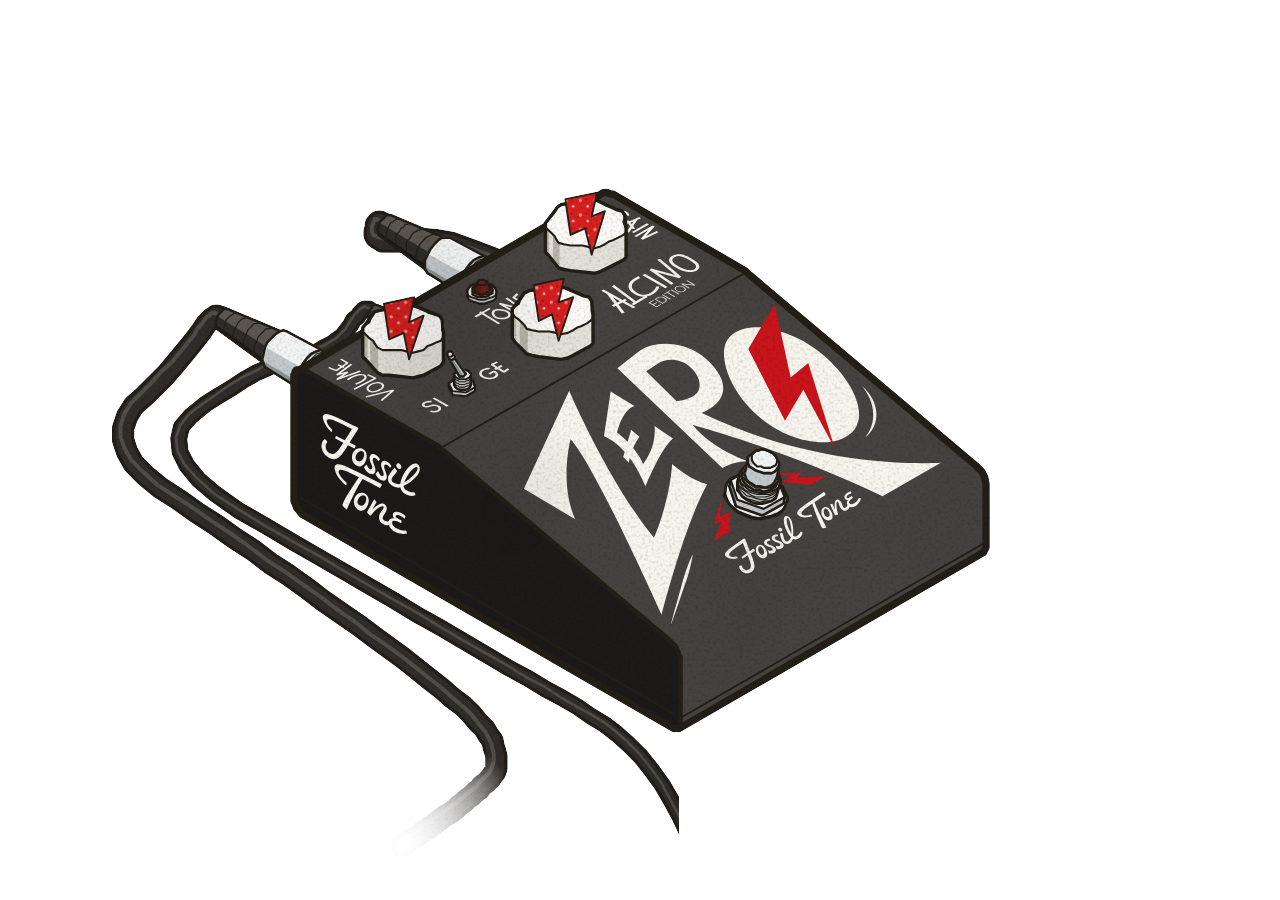
<file: assets/figuras/zero.html>
<!doctype html><html lang="pt-BR"><head><meta charset="utf-8"><meta name="viewport" content="width=device-width,initial-scale=1">
<!-- Figura interativa do ZeRO, embutida no dossiê do site (assets/figuras/zero.html).
     Só o desenho: o botão "Ver conexões", os knobs, os selos e os avisos ficam na página (acervo.js),
     que conversa com esta figura por postMessage. Origem: figura-zero-v3/zero-v2-figura.html -->
</head><body>
<script>
/* ============================================================
   Colorfigures core: projection, shapes, shading, ink, labels, page shell.
   A figure page includes this file (scripts/build.py inlines it), then calls mountFigure({...}).
   See SKILL.md for the drawing contract and conventions.
   One fixed view (front-left-top) and one fixed light (from above, behind the viewer's right shoulder: the front is lit,
   the left side is in shade, and cast shadows fall toward the lower left of the screen).
   ============================================================ */

/* ---------- palettes ---------- */
const PALS = {
  mustard: { l:'#f4b829', m:'#d49c1f', d:'#4e4a18' },
  tomato:  { l:'#ef6a4c', m:'#cf5038', d:'#4a2219' },
  mint:    { l:'#93d3b0', m:'#71b693', d:'#1f4034' },
  cobalt:  { l:'#76a0e2', m:'#5a82c6', d:'#1c2948' },
  blush:   { l:'#f3a6bb', m:'#d8869c', d:'#4b2430' },
};
const METAL   = { l:'#eef0f0', m:'#c6ccce', d:'#8f989b' };
const CLEAR   = { l:'#e4f2f4', m:'#c4dfe4', d:'#97b9c0' };
const CERAMIC = { l:'#fbfaf3', m:'#e3e0d2', d:'#bdb8a6' };
const DARK    = { l:'#55504a', m:'#3d3935', d:'#272421' };
const INK = '#231e16';
const SHADOW = '#41538f';

/* ---------- projection (x = depth toward viewer-right, y = toward viewer-left, z = up) ---------- */
const C = Math.cos(Math.PI/6), S = Math.sin(Math.PI/6);
let OX = 0, OY = 0;
/* VIEW turns the object in 90° steps about a vertical axis through its centre (RC):
   0 = front (+x) and left (+y) faces toward the viewer, 1 = turned once (the +y side becomes the front)…
   Figures keep modelling in their own coordinates; P / Dv / vis / tone / depthOf all apply the turn. */
let VIEW = 0, RC = [0, 0];
const VIEW_NAMES = ['front', 'left side', 'back', 'right side'];
const TURNS = [0, 2];                 // the views the UI offers: front and back (figures still draw correctly in all four)
const rotV = ([x,y,z]) => { switch (VIEW & 3){ case 1: return [y,-x,z]; case 2: return [-x,-y,z]; case 3: return [-y,x,z]; default: return [x,y,z]; } };
const rotXY = (x,y) => { const r = rotV([x-RC[0], y-RC[1], 0]); return [r[0]+RC[0], r[1]+RC[1]]; };
const P0 = (x,y,z) => [(x-y)*C + OX, (x+y)*S - z + OY];                       // raw iso, no turn
const P  = (x,y,z) => { const [a,b] = rotXY(x,y); return [(a-b)*C + OX, (a+b)*S - z + OY]; };
const Dv = (x,y,z) => { const [a,b,c] = rotV([x,y,z]); return [(a-b)*C, (a+b)*S - c]; };
// distance toward the viewer in the current view: draw parts with smaller depth first
const depthOf = p => { const [a,b] = rotXY(p[0],p[1]); return a + b + p[2]; };
// sort [{at:[x,y,z], svg}] back-to-front for the current view and join
const byDepth = parts => parts.filter(Boolean).sort((p,q) => depthOf(p.at) - depthOf(q.at)).map(p => p.svg).join('');
const f  = v => v.toFixed(1);
const pd = (pts, close=true) => 'M' + pts.map(p => { const q = P(p[0],p[1],p[2]); return f(q[0])+' '+f(q[1]); }).join('L') + (close ? 'Z' : '');
const sp = pts => 'M' + pts.map(q => f(q[0])+' '+f(q[1])).join('L') + 'Z';

/* ---------- 2D shapes in a plane's (u,v) coords (v up), mapped to 3D by a plane ---------- */
const arcUV  = (cu,cv,r,a0,a1,n=7) => { const o=[]; for (let i=0;i<=n;i++){ const a=(a0+(a1-a0)*i/n)*Math.PI/180; o.push([cu+r*Math.cos(a), cv+r*Math.sin(a)]); } return o; };
const rrUV   = (u0,v0,u1,v1,r,n=7) => r <= 0 ? rectUV(u0,v0,u1,v1) : [...arcUV(u1-r,v0+r,r,-90,0,n), ...arcUV(u1-r,v1-r,r,0,90,n), ...arcUV(u0+r,v1-r,r,90,180,n), ...arcUV(u0+r,v0+r,r,180,270,n)];
const rectUV = (u0,v0,u1,v1) => [[u0,v0],[u1,v0],[u1,v1],[u0,v1]];
const ellUV  = (cu,cv,ru,rv,n=24) => Array.from({length:n}, (_,i) => { const a=i/n*2*Math.PI; return [cu+ru*Math.cos(a), cv+rv*Math.sin(a)]; });
const PX = x => ([u,v]) => [x,u,v];      // front-facing plane x = const   (u = y, v = z)
const PY = y => ([u,v]) => [u,y,v];      // side plane y = const           (u = x, v = z)
const PZ = z => ([u,v]) => [u,v,z];      // horizontal plane z = const     (u = x, v = y)
const on = (plane, uv) => uv.map(plane);

/* ---------- vectors + shading ---------- */
const sub=(a,b)=>[a[0]-b[0],a[1]-b[1],a[2]-b[2]], dot=(a,b)=>a[0]*b[0]+a[1]*b[1]+a[2]*b[2];
const cross=(a,b)=>[a[1]*b[2]-a[2]*b[1], a[2]*b[0]-a[0]*b[2], a[0]*b[1]-a[1]*b[0]];
const norm=a=>{ const l=Math.hypot(...a)||1; return a.map(v=>v/l); };
const avg=ps=>ps.reduce((s,p)=>[s[0]+p[0]/ps.length,s[1]+p[1]/ps.length,s[2]+p[2]/ps.length],[0,0,0]);
const vis = n => { const r = rotV(n); return r[0]+r[1]+r[2] > 1e-6; };   // viewer looks from (+1,+1,+1) after the turn
const facing = vis;                                                       // readable alias: is this face toward the viewer?
const SHADOW_K = 0.85, AZ_MIN = 20, AZ_MAX = 160;
// cast shadows are drawn shorter than the shading light implies (0.45 × height instead of 0.85 ×): long shadows of tall
// parts on thin supports (a lamp shade, a fan head) land far from the object and read as separate blobs
const SHADOW_LEN = 0.45;
let L = [0,0,1], SH = [0,0];
function setLight(deg){ const a=deg*Math.PI/180; SH=[SHADOW_K*Math.cos(a), SHADOW_K*Math.sin(a)]; L=norm([-SH[0],-SH[1],1]); }
const LIN = norm([.6,.2,1]);                       // fixed light for interiors / small props
const tone  = (n,m) => { const d=dot(rotV(n),L);   return d>-.15 ? m.l : d>-.45 ? m.m : m.d; };   // exterior, follows the sun
const toneI = (n,m) => { const d=dot(rotV(n),LIN); return d>.6 ? m.l : d>.05 ? m.m : m.d; };      // interior / props
const mix = (a,b,t) => '#' + [1,3,5].map(i => Math.round(parseInt(a.substr(i,2),16)*(1-t) + parseInt(b.substr(i,2),16)*t).toString(16).padStart(2,'0')).join('');
const matOf = hex => ({ l:hex, m:mix(hex,'#000000',.16), d:mix(hex,'#000000',.42) });
const ease = t => t<.5 ? 2*t*t : 1-Math.pow(-2*t+2,2)/2;

/* ---------- drawing primitives (all return SVG strings) ---------- */
const ink   = (d,w=1.0) => `<path d="${d}" fill="none" stroke="${INK}" stroke-width="${w}" stroke-linejoin="round" stroke-linecap="round"/>`;
const fill  = (d,c,extra='') => `<path d="${d}" fill="${c}" ${extra}/>`;
const face  = (d,c) => `<path d="${d}" fill="${c}" stroke="${c}" stroke-width=".7" stroke-linejoin="round"/>`;
const shape = (pts,c,w=.9) => fill(pd(pts),c) + (w ? ink(pd(pts),w) : '');
const line  = (pts,w=.9) => ink(pd(pts,false),w);
// Loft between two rings of equal length (closed). colour(n) picks each strip's fill; flip = seen from inside.
function loft(A, B, colour, flip=false){
  const n=A.length, cen=avg(A.concat(B)); let s='';
  for (let i=0;i<n;i++){
    const a0=A[i], a1=A[(i+1)%n], b1=B[(i+1)%n], b0=B[i];
    let nr = norm(cross(sub(a1,a0), sub(b0,a0)));
    if (!isFinite(nr[0])) continue;
    if (dot(nr, sub(avg([a0,a1,b1,b0]), cen)) < 0) nr = nr.map(v=>-v);
    if (flip) nr = nr.map(v=>-v);
    if (vis(nr)) s += face(pd([a0,a1,b1,b0]), colour(nr));
  }
  return s;
}
function hull(pts){
  pts = pts.slice().sort((a,b)=>a[0]-b[0]||a[1]-b[1]);
  const cr=(o,a,b)=>(a[0]-o[0])*(b[1]-o[1])-(a[1]-o[1])*(b[0]-o[0]); const lo=[], up=[];
  for (const p of pts){ while(lo.length>=2 && cr(lo[lo.length-2],lo[lo.length-1],p)<=0) lo.pop(); lo.push(p); }
  for (const p of pts.reverse()){ while(up.length>=2 && cr(up[up.length-2],up[up.length-1],p)<=0) up.pop(); up.push(p); }
  lo.pop(); up.pop(); return lo.concat(up);
}
// Silhouette ink, weighted by how thick the part is on screen (like a hand inker): the w you pass is the most it gets.
// Thickness = 2 × area / perimeter of the outline (a rod's diameter, about half a box's width), as a share of the
// frame width. A long thin rod, a handle or a knob stays light (~1–1.5); a grinder, kettle or machine body gets the
// heavy ~2.4–2.8. Thin parts stay thin and parts keep air between them.
const hullInk = (pts3, w=1.4) => { const h = hull(pts3.map(p=>P(...p))); let a = 0, per = 0;
  for (let i = 0; i < h.length; i++){ const p = h[i], q = h[(i+1) % h.length]; a += p[0]*q[1] - q[0]*p[1]; per += Math.hypot(q[0]-p[0], q[1]-p[1]); }
  const thick = per ? Math.abs(a) / per / (INK_K * INK_REF_VB) : 0;
  return ink(sp(h), Math.min(w, .9 + 20*thick)); };
// Axis-aligned box: three visible faces, shaded, each outlined. shade = tone (sunlit) or toneI (interior).
function box(x0,y0,z0,x1,y1,z1,m,shade=toneI,w=.9){
  // all six faces, drawn only when they face the viewer (sides first, then top) — correct in every VIEW
  const F = [
    [[0,1,0],  [[x0,y1,z0],[x1,y1,z0],[x1,y1,z1],[x0,y1,z1]]],
    [[1,0,0],  [[x1,y0,z0],[x1,y1,z0],[x1,y1,z1],[x1,y0,z1]]],
    [[0,-1,0], [[x0,y0,z0],[x1,y0,z0],[x1,y0,z1],[x0,y0,z1]]],
    [[-1,0,0], [[x0,y0,z0],[x0,y1,z0],[x0,y1,z1],[x0,y0,z1]]],
    [[0,0,1],  [[x0,y0,z1],[x1,y0,z1],[x1,y1,z1],[x0,y1,z1]]] ];
  return F.filter(([n]) => vis(n)).map(([n,q]) => shape(q, shade(n,m), w)).join('');
}
// Rounded-profile extrusion: profile (u=y, v=z) swept along x from x0 to x1. Body of most machines.
function extrude(profileUV, x0, x1, m, shade=tone){ return loft(on(PX(x0),profileUV), on(PX(x1),profileUV), n=>shade(n,m)); }
// Vertical cylinder (axis z) centred (x,y), radius r from z0 to z1, with top cap.
function cyl(x,y,z0,z1,r,m,shade=toneI,w=1.2,n=24){
  const A=on(PZ(z0),ellUV(x,y,r,r,n)), B=on(PZ(z1),ellUV(x,y,r,r,n));
  return loft(A,B,nr=>shade(nr,m)) + fill(pd(B),shade([0,0,1],m)) + hullInk([...A,...B],w) + ink(pd(B),w*.8);
}
// Cylinder lying along x (e.g. a knob or dial sticking out of a front face): centred (y,z), from x0 to x1.
function cylX(x0,x1,y,z,r,m,shade=toneI,w=1.1,n=20){
  const A=on(PX(x0),ellUV(y,z,r,r,n)), B=on(PX(x1),ellUV(y,z,r,r,n));
  // cap on whichever end faces the viewer (the +x end in VIEW 0)
  const capB = vis([1,0,0]), cap = capB ? B : A, cn = capB ? [1,0,0] : [-1,0,0];
  return loft(A,B,nr=>shade(nr,m)) + (vis(cn) ? fill(pd(cap),shade(cn,m)) : '') + hullInk([...A,...B],w) + (vis(cn) ? ink(pd(cap),w*.8) : '');
}
// Cylinder between any two 3D points a and b (a lamp arm, a rod, a pipe at an angle, a handle bar), radius r.
// The end facing the viewer gets a cap. For a tapered part (a cone, a lamp shade) pass r1 for the radius at b.
function rod(a, b, r, m, shade=toneI, w=1, r1=r, n=16){
  const d = norm(sub(b, a)), u = norm(cross(d, Math.abs(d[2]) < .9 ? [0,0,1] : [1,0,0])), v = cross(d, u);
  const ring = (p, rr) => Array.from({length:n}, (_,i) => { const t = i/n*2*Math.PI, c = Math.cos(t)*rr, s2 = Math.sin(t)*rr;
    return [p[0] + u[0]*c + v[0]*s2, p[1] + u[1]*c + v[1]*s2, p[2] + u[2]*c + v[2]*s2]; });
  const A = ring(a, r), B = ring(b, r1), capB = vis(d), cap = capB ? B : A, cn = capB ? d : d.map(x => -x);
  return loft(A, B, nr => shade(nr, m)) + (Math.max(r, r1) > 0 ? fill(pd(cap), shade(cn, m)) + ink(pd(cap), w*.8) : '') + hullInk([...A, ...B], w);
}
// Text lying flat on a front plane x = const, centred at (y,z) baseline; reads left-to-right on screen.
const txM = (o, U, V) => `matrix(${U[0].toFixed(4)} ${U[1].toFixed(4)} ${V[0].toFixed(4)} ${V[1].toFixed(4)} ${f(o[0])} ${f(o[1])})`;
const tx = (x,y,z,str,size,col=INK,weight=700) => { const o=P(x,y,z);
  return `<text transform="${txM(o, Dv(0,-1,0), Dv(0,0,-1))}" font-size="${size}" fill="${col}" text-anchor="middle" font-family="ui-monospace,Menlo,monospace" font-weight="${weight}" letter-spacing=".04em">${str}</text>`; };
// Text on a side plane y = const, centred at (x,z).
const txY = (x,y,z,str,size,col=INK,weight=700) => { const o=P(x,y,z);
  return `<text transform="${txM(o, Dv(1,0,0), Dv(0,0,-1))}" font-size="${size}" fill="${col}" text-anchor="middle" font-family="ui-monospace,Menlo,monospace" font-weight="${weight}" letter-spacing=".04em">${str}</text>`; };
// Cast shadow of a set of 3D points (any outline of the object), pushed along the light onto z = 0.
// the light stays put relative to the viewer, so the shadow is cast in turned coordinates
// z0: the surface it falls on (a board, a counter); clip it to that surface with clipTo(...) if it could spill off.
// clip: the 3D outline of the surface it falls on (e.g. boardTop(...)), so it can't spill over the edge.
const castShadow = (pts3, z0=0, clip=null) => { const k = SHADOW_LEN / SHADOW_K;
  const s = fill(sp(hull(pts3.map(([x,y,z]) => { const [a,b] = rotXY(x,y); return P0(a+(z-z0)*SH[0]*k, b+(z-z0)*SH[1]*k, z0); }))), SHADOW);
  return clip ? clipTo(clip, s) : s; };
// A board for the object to stand on (a tray, a desk top, a counter): a rounded slab from (x0,y0) to (x1,y1), h thick.
// Draw it first; then castShadow(points, h, boardTop(x0,y0,x1,y1,h,r)) so shadows lie on it and stop at its edge.
const BOARD = { l:'#e6e1d4', m:'#cfc8b8', d:'#aaa293' }, WOOD = { l:'#d9a86c', m:'#bf8a4f', d:'#8e6236' };
const boardTop = (x0,y0,x1,y1,h=3,r=5) => on(PZ(h), rrUV(x0,y0,x1,y1,r));
function board(x0,y0,x1,y1,h=3,r=5,m=BOARD){
  const A = on(PZ(0), rrUV(x0,y0,x1,y1,r)), B = boardTop(x0,y0,x1,y1,h,r);
  return loft(A, B, n => toneI(n, m)) + fill(pd(B), m.l) + ink(pd(B), 1) + hullInk([...A, ...B], 1.8);
}
// Group helpers: clickable target, clip to an opening.
const act  = (name, inner, data='') => `<g data-act="${name}" ${data}>${inner}</g>`;
let _clipN = 0;
// Part label (for "how does it work" figures): a cream pill with a leader line to a 3D point on the part.
// dx, dy = where the pill sits, in screen units at the reference zoom (they scale with the figure like stroke widths).
// on = that part is working right now (the pill turns the accent colour). Labels can be hidden with the Labels switch.
function tag(p3, dx, dy, text, on=false){
  const k = INK_K, [X,Y] = P(...p3), fs = 8.6*k, w = text.length*fs*.62 + fs*1.5, h = fs*1.8, cx = X + dx*k, cy = Y + dy*k;
  return `<g class="tag${on ? ' on' : ''}"><path d="M${f(X)} ${f(Y)}L${f(cx)} ${f(cy)}" fill="none" stroke="${INK}" stroke-width="1"/>`
    + `<circle cx="${f(X)}" cy="${f(Y)}" r="${f(1.3*k)}" fill="${INK}"/>`
    + `<rect x="${f(cx-w/2)}" y="${f(cy-h/2)}" width="${f(w)}" height="${f(h)}" rx="${f(h/2)}" fill="${on ? 'var(--accent,#f4b829)' : '#fff4d6'}" stroke="${INK}" stroke-width="1.2"/>`
    + `<text x="${f(cx)}" y="${f(cy+fs*.36)}" font-size="${f(fs)}" text-anchor="middle" font-family="ui-monospace,Menlo,monospace" font-weight="800" letter-spacing=".04em" fill="${INK}">${text}</text></g>`;
}
const clipTo = (pts3, inner) => { const id = 'k' + (++_clipN); return `<clipPath id="${id}"><path d="${pd(pts3)}"/></clipPath><g clip-path="url(#${id})">${inner}</g>`; };

/* ---------- constant on-screen line weight ----------
   Stroke widths are written in model units, and each figure is zoomed to fill the frame, so a small
   object would get fat lines. INK_K rescales every stroke-width (and the wobble/grain filter) so all
   figures match the reference zoom of the booth / vending machine (viewBox ≈ 585 units wide). */
const INK_REF_VB = 585;
let INK_K = 1;
const inkScale = svg => INK_K === 1 ? svg : svg.replace(/stroke-width="([\d.]+)"/g, (_, w) => `stroke-width="${(+w * INK_K).toFixed(2)}"`);

/* ---------- page shell ---------- */
const CORE_CSS = `
  :root{--paper:#f2efe7;--ink:#231e16;--muted:#857d6e;--rule:#ddd6c8}
  *{box-sizing:border-box} html,body{margin:0;height:100%}
  body{background-color:var(--paper);
    background-image:url("data:image/svg+xml;utf8,<svg xmlns='http://www.w3.org/2000/svg' width='320' height='320'><filter id='p'><feTurbulence type='fractalNoise' baseFrequency='.85' numOctaves='3' stitchTiles='stitch'/><feColorMatrix values='0 0 0 0 .42  0 0 0 0 .39  0 0 0 0 .33  .16 0 0 0 0'/></filter><rect width='100%' height='100%' filter='url(%23p)'/></svg>");
    overflow-x:hidden;color:var(--ink);font:13px/1.4 ui-monospace,SFMono-Regular,Menlo,monospace;display:flex;flex-direction:column;align-items:center;padding:24px 16px 32px}
  header{width:100%;max-width:760px;display:flex;justify-content:space-between;align-items:baseline;gap:12px;flex-wrap:wrap}
  header h1{font-size:13px;font-weight:600;margin:0;letter-spacing:.02em} header span{color:var(--muted)}
  #fig{width:100%;max-width:760px;height:auto;display:block;margin:4px 0 8px;user-select:none;overflow:visible}
  #fig [data-act]{cursor:pointer}
  #readout, .idea{display:none}   /* status line + big idea are off: the buttons and motion tell the story */
  .idea{width:100%;max-width:760px;margin:-6px 0 16px;font-size:12.5px;line-height:1.5;text-align:center;color:var(--ink)}
  .idea strong{letter-spacing:.12em;text-transform:uppercase;font-size:11px;margin-right:8px}
  #readout{position:relative;min-height:1.4em;letter-spacing:.08em;text-transform:uppercase;margin-bottom:14px;text-align:center;text-shadow:0 0 3px var(--paper),0 0 6px var(--paper),0 0 10px var(--paper)}
  .stage{position:relative;width:100%;max-width:760px}
  .actions{position:absolute;top:4px;left:0;display:flex;flex-direction:column;align-items:flex-start;gap:8px;z-index:2;max-width:220px}
  .actions .cap{color:var(--muted);font-size:11px;letter-spacing:.08em;text-transform:uppercase;margin:0 0 2px}
  html.nolabels #fig .tag{display:none}
  .ctl[hidden]{display:none}
  /* ui.flash(text): a short note under the buttons ("the can is empty — refill it"); the status line itself stays hidden */
  .toast{position:absolute;left:0;z-index:3;font-size:11.5px;letter-spacing:.06em;text-transform:uppercase;background:var(--paper);
    border:1.5px solid var(--ink);border-radius:8px;padding:4px 9px;box-shadow:2px 2px 0 var(--ink);opacity:0;transition:opacity .2s;pointer-events:none;max-width:240px}
  .toast.show{opacity:1}
  .made-with{width:100%;max-width:760px;margin-top:18px;text-align:right;font-size:11px;letter-spacing:.1em;text-transform:uppercase}
  .made-with a{color:var(--muted);text-decoration:none} .made-with a:hover{color:var(--ink)}
  .stats{position:absolute;top:4px;right:0;display:flex;flex-direction:column;align-items:flex-end;gap:10px;z-index:2;text-align:right}
  .stat .k{font-size:11px;font-weight:700;letter-spacing:.12em;text-transform:uppercase;color:var(--muted)}
  .stat .v{font-size:34px;font-weight:800;line-height:1.05;letter-spacing:-.01em;font-variant-numeric:tabular-nums;color:var(--ink)}
  .stat.small .v{font-size:20px}
  .stat .v.bump{animation:bump .35s ease-out}
  @keyframes bump{0%{transform:scale(1.18)}100%{transform:none}}
  .stepwrap{position:relative;display:flex;align-items:center;gap:8px}
  .act{font:inherit;color:var(--ink);background:var(--paper);border:1.5px solid var(--ink);border-radius:999px;padding:5px 14px;cursor:pointer;white-space:nowrap}
  .act:hover{background:color-mix(in srgb,var(--paper) 92%,var(--ink))}
  .act .car{margin-left:6px;font-size:10px}
  .act:focus-visible{outline:2px solid var(--ink);outline-offset:3px}
  .chips{display:none;flex-wrap:wrap;gap:6px;background:var(--paper);border:2px solid var(--ink);border-radius:12px;box-shadow:3px 3px 0 var(--ink);
    padding:8px;width:max-content;max-width:min(300px,62vw);position:absolute;left:calc(100% + 10px);top:-4px;z-index:3}
  .stepwrap.open .chips{display:flex}
  .chip{white-space:nowrap;font:inherit;font-size:11.5px;font-weight:700;color:var(--ink);background:var(--paper);border:1.5px solid var(--ink);border-radius:8px;padding:4px 8px;cursor:pointer;box-shadow:2px 2px 0 var(--ink)}
  .chip:hover{background:var(--accent,#f4b829);transform:translate(-1px,-1px)}
  .chip.current{background:var(--ink);color:var(--paper)} .chip.current:hover{background:var(--ink);transform:none}
  .chip.off{opacity:.45} .chip.off:hover{transform:none;background:var(--paper)}
  
  @media (max-width:560px){body{padding:14px 12px 24px}header span,.actions .cap{display:none}.actions{flex-direction:row;flex-wrap:wrap;gap:6px}.act{font-size:12px;padding:4px 11px}.stats{position:static;flex-direction:row;justify-content:flex-end;gap:18px;margin-bottom:4px}.actions{position:static;max-width:none;margin:6px 0 4px}.chips{left:0;top:calc(100% + 8px)}}
  .controls{width:100%;max-width:760px;display:grid;grid-template-columns:repeat(auto-fit,minmax(200px,1fr));gap:14px 28px;border-top:1px solid var(--rule);padding-top:16px}
  .ctl{display:flex;flex-direction:column;gap:6px}
  .ctl label{color:var(--muted);font-size:11px;letter-spacing:.08em;text-transform:uppercase}
  input[type=range]{width:100%;accent-color:var(--ink)}
  .row{display:flex;gap:8px;flex-wrap:wrap}
  button{font:inherit;color:var(--ink);background:transparent;border:1.5px solid var(--ink);border-radius:999px;padding:5px 14px;cursor:pointer}
  button:hover{background:#0000000d}
  .sw{width:26px;height:26px;padding:0;border-radius:50%} .sw[aria-pressed=true]{outline:2px solid var(--ink);outline-offset:2px}`;

const filterFor = k => `<filter id="hand" x="-3%" y="-3%" width="106%" height="106%" color-interpolation-filters="sRGB">
  <feTurbulence type="fractalNoise" baseFrequency="${(0.045/k).toFixed(4)}" numOctaves="2" seed="4" result="warp"/>
  <feDisplacementMap id="wob" in="SourceGraphic" in2="warp" scale="${(2.4*k).toFixed(2)}" xChannelSelector="R" yChannelSelector="G" result="wob"/>
  <feTurbulence type="fractalNoise" baseFrequency="${(0.9/k).toFixed(4)}" numOctaves="3" seed="11" result="n1"/>
  <feColorMatrix in="n1" type="matrix" values=".3 0 0 0 .84  .3 0 0 0 .84  .3 0 0 0 .84  0 0 0 0 1" result="grain"/>
  <feTurbulence type="fractalNoise" baseFrequency="${(0.012/k).toFixed(4)}" numOctaves="2" seed="7" result="n2"/>
  <feColorMatrix in="n2" type="matrix" values=".3 0 0 0 .85  .3 0 0 0 .85  .3 0 0 0 .85  0 0 0 0 1" result="blot"/>
  <feBlend in="wob" in2="grain" mode="multiply" result="g1"/><feBlend in="g1" in2="blot" mode="multiply" result="g2"/>
  <feComposite in="g2" in2="wob" operator="in"/></filter>`;

/* mountFigure({
     fig:'03', title:'Photo booth', hint:'click the curtain…',
     size:[W,D,H],                 // bounding box, used to frame the view (shadow range included)
     palette:'mustard',            // default PALS key
     state:{...},                  // figure state (st.pal is built in)
     scene: (st, m) => svgString,  // m = current palette {l,m,d}
     readout: st => 'text',        // status line under the figure
     buttons: [{label, onClick(st, ui)}      // listed in the order the user should do them
               | {label, choices: st => [{label, onClick(st,ui), current?, disabled?, why?}]}],   // opens a picker
     stats: st => [{label, value, small?}],   // optional: big numbers top-right (credit, change, score)
     credit: false,                // optional: hide the small "Made with Colorfigures" link
     acts: { name(st, el, ui){} },  // clicks on act(name, …) groups; el has dataset
     params(st, q){}               // optional: read URLSearchParams for screenshot states
   })  -> ui = { st, render, animate(stepFn), flash(text,ms) }
   animate(step): calls step(dt seconds) every frame and re-renders until step returns false. */
addEventListener('error', e => { document.documentElement.dataset.errors = (document.documentElement.dataset.errors || '') + ' ' + e.message + ';'; });
function mountFigure(cfg){
  document.title = cfg.title;
  const style = document.createElement('style'); style.textContent = CORE_CSS; document.head.appendChild(style);
  document.body.innerHTML = `
    <header><h1>Fig. ${cfg.fig} — ${cfg.title}</h1><span>${cfg.hint || ''}</span></header>
    <div class="stage">
      ${cfg.buttons && cfg.buttons.length ? `<div class="actions" id="btns"><div class="cap">${cfg.buttonsLabel || 'Try it'}</div></div>` : ''}
      ${cfg.stats ? '<div class="stats" id="stats"></div>' : ''}
      <div class="toast" id="toast" role="status"></div>
      <svg id="fig" role="img" aria-label="${cfg.title}"><defs id="fdefs"></defs><g id="art" filter="url(#hand)"></g></svg>
    </div>
    <div id="readout"></div>
    ${cfg.idea ? `<p class="idea"><strong>The big idea</strong>${cfg.idea}</p>` : ''}
    <div class="controls">
      <div class="ctl"><label for="wb">Hand-drawn wobble</label><input id="wb" type="range" min="0" max="7" step="0.1" value="2.4"></div>
      <div class="ctl"><label>Colour</label><div class="row" id="pals"></div></div>
      <div class="ctl" id="lblctl" hidden><label>Labels</label><div class="row"><button id="lbl" aria-pressed="true">On</button></div></div>
    </div>
    ${cfg.credit === false ? '' : '<footer class="made-with"><a href="https://april-zhu.com/colorfigures" target="_blank" rel="noopener">Made with Colorfigures ↗</a></footer>'}`;
  const st = cfg.state || {};            // kept as the same object, so a figure may hold on to it
  if (!st.pal) st.pal = cfg.palette || 'mustard';
  if (st.az == null) st.az = 105;
  const q = new URLSearchParams(location.search);
  if (PALS[q.get('pal')]) st.pal = q.get('pal');
  if (cfg.params) cfg.params(st, q);

  // frame on the object itself: centred, filling ~60% of the width / ~78% of the height of a 4:3 view.
  // The cast shadow is allowed to spill outside the frame (svg overflow is visible).
  const [W,D,H] = cfg.size, pts = [];
  OX = OY = 0; RC = cfg.center || [W/2, D/2];
  VIEW = 0;
  for (const x of [0,W]) for (const y of [0,D]) for (const z of [0,H]) pts.push(P(x,y,z));
  const xs=pts.map(p=>p[0]), ys=pts.map(p=>p[1]);
  const bw = Math.max(...xs)-Math.min(...xs), bh = Math.max(...ys)-Math.min(...ys);
  // the object fills ~74% of the width / ~88% of the height, nudged right of centre so the buttons (top left) stay clear
  const vbW = Math.max(bw/.74, bh/.88/.75), vbH = vbW*.75;
  OX = (vbW-bw)/2 + vbW*.06 - Math.min(...xs); OY = vbH*.04 - Math.min(...ys);   // sit a little high: shadows fall downward
  const svg = document.getElementById('fig');
  svg.setAttribute('viewBox', `0 0 ${f(vbW)} ${f(vbH)}`);
  INK_K = vbW / INK_REF_VB;
  document.getElementById('fdefs').innerHTML = filterFor(INK_K);

  const art = document.getElementById('art'), readout = document.getElementById('readout');
  const ui = { st };
  ui.render = () => { _clipN = 0; document.documentElement.style.setProperty('--accent', PALS[st.pal].l); art.innerHTML = inkScale(cfg.scene(st, PALS[st.pal])); if (!ui._flash) readout.textContent = cfg.readout ? cfg.readout(st) : ''; if (ui.drawStats) ui.drawStats(); };
  // big numbers in the top-right corner (credit, change, score…); a value that changes gets a little bump
  const statsEl = document.getElementById('stats'), prevStats = {};
  ui.drawStats = () => { if (!statsEl) return;
    const list = cfg.stats(st).filter(Boolean), html = list.map(x => `<div class="stat${x.small ? ' small' : ''}"><div class="k">${x.label}</div><div class="v" data-k="${x.label}">${x.value}</div></div>`).join('');
    if (statsEl._html !== html){ statsEl._html = html; statsEl.innerHTML = html;
      statsEl.querySelectorAll('.v').forEach(v => { if (prevStats[v.dataset.k] != null && prevStats[v.dataset.k] !== v.textContent) v.classList.add('bump'); prevStats[v.dataset.k] = v.textContent; }); } };
  let flashT = 0;
  const toast = document.getElementById('toast');
  ui.flash = (text, ms=1600) => { ui._flash = true; readout.textContent = text; toast.textContent = text;
    toast.style.top = ((document.getElementById('btns') ? document.getElementById('btns').offsetTop + document.getElementById('btns').offsetHeight : 0) + 8) + 'px'; toast.classList.add('show');
    clearTimeout(flashT); flashT = setTimeout(() => { ui._flash = false; toast.classList.remove('show'); ui.render(); }, ms); };
  // animations run on a ~60 fps timer rather than requestAnimationFrame, so they also run in headless test shots
  ui.animate = step => { let last = performance.now();
    const loop = () => { const now = performance.now(), dt = Math.max(0, Math.min(.05,(now-last)/1000)); last = now; const more = step(dt) !== false; ui.render(); if (more) setTimeout(loop, 16); };
    setTimeout(loop, 16); };

  // clickable parts react on press, not on click: while something animates, the scene is redrawn every frame, so the
  // element under the pointer is replaced between press and release and a 'click' would never fire
  svg.addEventListener('pointerdown', e => { if (e.button) return; const a = e.target.closest('[data-act]'); if (!a || !cfg.acts || !cfg.acts[a.dataset.act]) return;
    e.preventDefault(); cfg.acts[a.dataset.act](st, a, ui); ui.render(); });
  const btns = document.getElementById('btns');
  const stepEls = [];
  if (btns) cfg.buttons.forEach((b, i) => {
    const wrap = document.createElement('div'); wrap.className = 'stepwrap';
    const el = document.createElement('button'); el.className = 'act';
    el.innerHTML = `${b.label}${b.choices ? '<span class="car">▾</span>' : ''}`;
    wrap.appendChild(el); btns.appendChild(wrap); stepEls.push(el);
    if (!b.choices){ el.onclick = () => { closeChips(); b.onClick(st, ui); ui.render(); }; return; }
    const chips = document.createElement('div'); chips.className = 'chips'; wrap.appendChild(chips);
    el.onclick = e => { e.stopPropagation(); const open = !wrap.classList.contains('open'); closeChips();
      if (!open) return;
      chips.innerHTML = '';
      // every choice stays clickable, so nothing silently ignores a press:
      //   current:true  = the one in use (shown selected); a press just says so
      //   disabled:true = not possible right now (shown faded); a press says why (c.why, or a generic note)
      for (const c of b.choices(st)){ const ch = document.createElement('button'); ch.className = 'chip' + (c.current ? ' current' : c.disabled ? ' off' : ''); ch.textContent = c.label;
        if (c.current) ch.setAttribute('aria-pressed', 'true');
        ch.onclick = ev => { ev.stopPropagation(); closeChips();
          if (c.current) return ui.flash(`${c.label} — already set`);
          if (c.disabled) return ui.flash(c.why || `${c.label} isn't possible right now`);
          c.onClick(st, ui); ui.render(); }; chips.appendChild(ch); }
      wrap.classList.add('open'); };
  });
  function closeChips(){ document.querySelectorAll('.stepwrap.open').forEach(w => w.classList.remove('open')); }
  document.addEventListener('click', closeChips);

  document.getElementById('wb').oninput = e => document.getElementById('wob').setAttribute('scale', (e.target.value * INK_K).toFixed(2));
  const pals = document.getElementById('pals');
  for (const [k,p] of Object.entries(PALS)){
    const b = document.createElement('button'); b.className='sw'; b.title=k; b.style.background=p.l; b.setAttribute('aria-pressed', k===st.pal);
    b.onclick = () => { st.pal=k; [...pals.children].forEach(c=>c.setAttribute('aria-pressed', c===b)); ui.render(); };
    pals.appendChild(b);
  }
  // labels: the switch appears when the figure draws any tag(); ?labels=0 starts with them hidden
  const lblctl = document.getElementById('lblctl'), lbl = document.getElementById('lbl');
  const setLabels = on => { document.documentElement.classList.toggle('nolabels', !on); lbl.textContent = on ? 'On' : 'Off'; lbl.setAttribute('aria-pressed', on); };
  lbl.onclick = () => setLabels(document.documentElement.classList.contains('nolabels'));
  if (q.get('labels') === '0') setLabels(false);
  // testing: ?press=Label@ms,Label@ms clicks the buttons whose text starts with Label at those times after load
  // (any order, repeats allowed); Label>Choice picks a choice from a picker button (?press=Speed>3@300).
  // Script errors and unknown labels are recorded on <html data-errors="…">
  window.__st = st;
  const noteErr = m => { document.documentElement.dataset.errors = (document.documentElement.dataset.errors || '') + ' ' + m + ';'; };
  const starts = (el, t) => el.textContent.trim().toLowerCase().startsWith(t.trim().toLowerCase());
  if (q.has('press')) q.get('press').split(',').forEach(item => { const [what, ms] = item.split('@'), [label, choice] = what.split('>');
    setTimeout(() => { const b = [...document.querySelectorAll('.act')].find(b => starts(b, label));
      if (!b) return noteErr(`no button "${label}"`);
      b.click(); if (choice == null) return;
      const c = [...b.parentElement.querySelectorAll('.chip')].find(c => starts(c, choice));
      if (c && !c.disabled) c.click(); else noteErr(`no choice "${choice}" in "${label}"`); }, +ms || 0); });
  setLight(st.az); ui.render();
  if (art.querySelector('.tag')) lblctl.hidden = false;
  return ui;
}

</script>
<script>
const ZTOP = "<g><polygon points=\"97.41 295.53 111.23 282.86 102.02 282.86 113.25 272.2 95.1 284.59 100.29 286.03 84.16 295.53 97.41 295.53\" fill=\"#c8141b\"/><polygon points=\"169.05 295.53 155.22 282.86 164.44 282.86 153.21 272.2 171.36 284.59 166.17 286.03 182.3 295.53 169.05 295.53\" fill=\"#c8141b\"/></g><g><g><path d=\"M192.56,107.26l0.16-2.02-1.83-0.14-0.4-16.17-2.03 0.05 0.12,4.95-0.05-0.02-4.18,10.68-2.28-0.18-0.16,2.02,1.67 0.13-3.28,8.39,1.89 0.74,3.51-8.96,3.21 0.25 0.22,9.11,2.03-0.05-0.22-8.9,1.62 0.13ZM186.47,104.75l2.24-5.73 0.15,5.92-2.39-0.19Z\" fill=\"#f7f4ee\"/><path d=\"M205.3,111.46c-2.02-0.97-2.89-3.18-2.58-6.58 0.28-3.07,1.4-5.37,3.35-6.84,3.66-2.77,9.12-1.78,9.18-1.78l0.19-1,0.19-1c-0.26-0.05-6.38-1.17-10.77,2.14-2.42,1.83-3.82,4.62-4.15,8.29-0.33,3.64 0.59,5.84,1.82,7.19h-6.73l2.69-21.73-2.01-0.25-2.72,21.98h-2.1v2.03h12.31v-0.88c0.16 0.09 0.32 0.18 0.47 0.25,1.16 0.56,2.48 0.79,3.82 0.79,3.55,0,7.27-1.61,8.72-3.03l-1.41-1.46c-1.6,1.55-7.03,3.41-10.25,1.87Z\" fill=\"#f7f4ee\"/><rect x=\"218.32\" y=\"95.07\" width=\"2.03\" height=\"19.83\" fill=\"#f7f4ee\"/><polygon points=\"232.68 109.24 227.11 93.92 225.15 94.2 223.65 114.82 225.67 114.97 226.83 99.08 232.03 113.4 233.98 113.24 238.38 90.22 236.39 89.84 232.68 109.24\" fill=\"#f7f4ee\"/><path d=\"M250.58,95.79c-1.02-1.5-2.75-2.36-4.62-2.31-6.09 0.17-7.11,5.98-7.26,8.46-0.34,5.53 0.86,8.81,1.93,10.6 0.99,1.66,2.74,2.66,4.6,2.66 0.07,0,0.14,0,0.22,0,2.2-0.09,5.98-1.24,6.59-7.86 0.52-5.65 0.06-9.31-1.46-11.54ZM250.02,107.15c-0.36,3.88-1.92,5.9-4.65,6.02-1.2 0.05-2.34-0.59-2.99-1.67-0.92-1.54-1.96-4.43-1.65-9.43 0.26-4.26,2.04-6.47,5.29-6.56 0.03,0,0.07,0,0.1,0,1.12,0,2.18 0.54,2.78,1.43,1.22,1.79,1.58,5.14,1.11,10.22Z\" fill=\"#f7f4ee\"/></g><g><path d=\"M200.05,118.54h4.19v0.6h-3.53v2.5h3.36v0.59h-3.36v2.66h3.53v0.6h-4.19v-6.94Z\" fill=\"#f7f4ee\"/><path d=\"M205.36,118.54h2.25c2.07,0,3.29,1.27,3.29,3.46h0c0,2.2-1.21,3.48-3.29,3.48h-2.25v-6.94ZM207.57,124.88c1.71,0,2.66-1.03,2.66-2.87h0c0-1.86-0.95-2.88-2.66-2.88h-1.56v5.74h1.56Z\" fill=\"#f7f4ee\"/><path d=\"M211.92,118.54h0.65v6.94h-0.65v-6.94Z\" fill=\"#f7f4ee\"/><path d=\"M215.7,119.14h-2.29v-0.6h5.24v0.6h-2.29v6.34h-0.66v-6.34Z\" fill=\"#f7f4ee\"/><path d=\"M219.48,118.54h0.65v6.94h-0.65v-6.94Z\" fill=\"#f7f4ee\"/><path d=\"M221.16,122.01h0c0-2.2,1.22-3.58,3.15-3.58s3.15,1.38,3.15,3.57h0c0,2.21-1.21,3.59-3.15,3.59s-3.15-1.38-3.15-3.58ZM226.79,122.01h0c0-1.82-0.96-2.97-2.48-2.97s-2.49,1.14-2.49,2.96h0c0,1.83 0.96,2.98,2.49,2.98s2.48-1.16,2.48-2.97Z\" fill=\"#f7f4ee\"/><path d=\"M228.48,118.54h0.65l4.08,5.83h0.02v-5.83h0.65v6.94h-0.65l-4.08-5.83h-0.02v5.83h-0.65v-6.94Z\" fill=\"#f7f4ee\"/></g></g><path d=\"M243.48,182.01c-5.7-7.1-13.86-11-23.02-9.86-7.88 0.99-14.38,6.63-19.36,12.82-17.12,21.28-25.06,58.86-6.57,81.74,4.21,5.21,10.01,9.27,16.57,10.63,20.43,4.24,33.39-14.53,39.2-31.45,1.51-4.41,2.72-9.02,3.55-13.72,3.08-17.42 0.93-36.08-10.38-50.16Z\" fill=\"#f7f4ee\"/><polygon points=\"220 187.01 194.89 245.58 223.44 232.7 203.54 281.4 242.43 217.67 224.36 220.47 261.04 168.49 220 187.01\" fill=\"#c8141b\"/><path d=\"M17.9,193.48l83.58-45.23s-36.38,73.26-46.22,123.41c0,0,28.52-15.73,54.57-39.82,0,0-0.75,16.51,5.9,25.57,0,0-27.53,11.31-103.74,65.39,0,0,57.52-119.47,60.47-143.56,0,0-33.43,24.09-46.71,52.12l-7.87-37.86Z\" fill=\"#f7f4ee\"/><path d=\"M122.53,163.79l-30.87,25.69s7.89,13.97-9.46,46.87c0,0,30.19-18.03,43.71-20.28l-1.8-14.65s-10.14,13.29-29.29,19.83c0,0,6.53-11.27,5.86-29.29,0,0,16.22-12.39,25.24-10.37l-3.38-17.8Z\" fill=\"#f7f4ee\"/><path d=\"M88.84,209.59l20.87-14.34v7.44s-12.17,4.51-21.41,12.62l0.54-5.72Z\" fill=\"#f7f4ee\"/><path d=\"M198.98,328.76h50.89c-16.34-9.84-69.38-46.37-93.34-118.26,0,0,26.08,4.87,33.67-20.8,1.78-6.02,2.13-11.6,1.62-16.61-1.56-15.4-15.78-26.32-31.12-24.26l-20.39,2.73-6.86,101.21s10.52-0.69,18.12,5.8c-1.73-1.48-11.87-22.34-7.1-43.75,0,0,32.78,48.69,54.52,113.94ZM153.31,163.95l10.99-0.59c4.24-0.23,8.44,1.34,11.33,4.46,1.55,1.67,2.8,3.85,3.08,6.62 0.83,8.3-3.15,16.81-10.23,20.8-7.08,3.98-17.71-1.33-17.71-1.33l2.54-29.96Z\" fill=\"#f7f4ee\"/><path d=\"M226.19,285.39c15.05-4.96,26.7-18.07,29.89-33.59-0.22,16.25-13.78,31.47-29.89,33.59h0Z\" fill=\"#f7f4ee\"/><g><path d=\"M81.86,320.61c0.17-0.17 0.34-0.2 0.57-0.08l0.85 0.37c0.28 0.11 0.31 0.37 0.11 0.62-1.3,1.78-1.36,4.7,1.33,4.7s4.53-2.69,6.17-5.6c0.48-0.85,1.22-2.18,2.04-3.73l-4.41 0.2c-0.31,0-0.48-0.17-0.34-0.48l0.31-0.74c0.08-0.2 0.25-0.31 0.48-0.34l4.89-0.34c1.44-2.69,3.03-5.69,4.16-7.84-3.82 0.23-6.62 0.48-8.46 0.65-5.97 0.48-6.93,2.32-6.03,3.65 0.76,1.1,1.81,1.47,2.38,1.59 0.28 0.06 0.45 0.23 0.42 0.51l-0.11 0.79c-0.03 0.23-0.25 0.4-0.51 0.34-1.59-0.45-3.51-1.36-4.39-3.34-1.64-3.68,1.67-5.09,7.58-5.63,4.64-0.42,8.15-0.65,12.31-0.99 0.42-0.03 0.62 0.28 0.42 0.68l-0.76,1.47c-0.28 0.57-2.21,4.02-4.27,7.92l3.17-0.23c0.31-0.03 0.48 0.17 0.34 0.48l-0.42,1.02c-0.08 0.2-0.23 0.34-0.48 0.34l-3.57 0.17-0.74,1.41c-3.73,7.16-6.31,10.58-10.7,10.58-4.84,0-5.18-5.21-2.35-8.15h0Z\" fill=\"#f7f4ee\"/><path d=\"M98.07,320.92c0.51-3.06,3.76-6.9,6.96-6.48,1.41 0.2,1.9,1.64,1.61,3.17-0.59,3.42-3.37,7.5-6.48,7.05-1.67-0.25-2.46-1.75-2.09-3.73h0ZM101.04,321.97c1.64 0.28,3.68-2.12,4.13-4.7 0.11-0.65,0-1.59-0.62-1.7-1.73-0.17-4.02,2.83-4.39,4.81-0.17 0.91 0.14,1.47 0.88,1.59h0Z\" fill=\"#f7f4ee\"/><path d=\"M105.29,323.55c-0.17-0.2-0.11-0.4 0.03-0.59l1.08-1.53c0.17-0.25 0.37-0.23 0.54 0.03 0.42 0.62 0.82 0.93,1.3,1.05 0.85 0.2,1.64-0.28,1.73-1.47 0.08-1.36-1.7-2.49-1.56-4.24 0.2-2.26,2.24-3.48,4.33-3.14 0.51 0.08,1.13 0.4,1.56 0.74 0.2 0.17 0.23 0.37 0.06 0.59l-0.48 0.65c-0.17 0.23-0.37 0.25-0.59 0.08-0.25-0.2-0.57-0.34-0.93-0.4-1.27-0.23-2.04 0.57-2.09,1.47-0.11,1.84,1.64,2.6,1.59,4.75-0.06,2.01-2.12,3.57-4.19,3.28-1.16-0.14-1.84-0.62-2.35-1.27h0Z\" fill=\"#f7f4ee\"/><path d=\"M112.02,323.55c-0.17-0.2-0.11-0.4 0.03-0.59l1.08-1.53c0.17-0.25 0.37-0.23 0.54 0.03 0.42 0.62 0.82 0.93,1.3,1.05 0.85 0.2,1.64-0.28,1.73-1.47 0.08-1.36-1.7-2.49-1.56-4.24 0.2-2.26,2.24-3.48,4.33-3.14 0.51 0.08,1.13 0.4,1.56 0.74 0.2 0.17 0.23 0.37 0.06 0.59l-0.48 0.65c-0.17 0.23-0.37 0.25-0.59 0.08-0.25-0.2-0.57-0.34-0.93-0.4-1.27-0.23-2.04 0.57-2.09,1.47-0.11,1.84,1.64,2.6,1.59,4.75-0.06,2.01-2.12,3.57-4.19,3.28-1.16-0.14-1.84-0.62-2.35-1.27h0Z\" fill=\"#f7f4ee\"/><path d=\"M119.27,321.32c0.28-1.3,1.47-3.25,3.59-6.45 0.14-0.2 0.37-0.25 0.57-0.14l0.88 0.48c0.23 0.14 0.31 0.4 0.14 0.65-1.73,2.72-2.77,4.1-3.03,5.18-0.25 0.88 0.14,1.39 0.93,1.47 0.82 0.08,2.57-0.28,4.33-1.41 0.28-0.17 0.59-0.08 0.71 0.2l0.14 0.37c0.06 0.17 0.03 0.34-0.08 0.45-2.66,2.41-5.12,2.49-6.34,2.29-1.73-0.31-2.15-1.61-1.84-3.08h0ZM126.03,310.99c0.74 0.03,1.24 0.68 0.99,1.56-0.31,1.02-1.36,1.5-2.06,1.36-0.54-0.11-0.93-0.57-0.79-1.27 0.2-1.02,1.08-1.7,1.87-1.64h0Z\" fill=\"#f7f4ee\"/><path d=\"M126.51,320.69c0.48-2.72,2.86-8.52,5.94-12,1.19-1.36,2.72-2.75,3.88-2.75,2.15,0,2.06,2.66 0.42,5.29-1.39,2.24-4.16,6.31-8.32,9.76-0.06 0.96 0.74,1.44,1.47,1.53,1.61 0.14,3.45-0.45,4.61-1.16 0.23-0.14 0.45-0.08 0.57 0.17l0.23 0.45c0.11 0.23 0.08 0.42-0.11 0.59-1.67,1.36-3.82,2.41-6.45,2.15-1.24-0.2-2.77-1.08-2.24-4.05h0ZM135.99,310.05c0.62-1.02 0.79-1.98 0.62-2.21-0.17-0.23-0.62-0.2-1.16 0.31-2.77,2.63-5.46,7.53-6.56,10.98,3.34-3.25,5.97-7.07,7.1-9.08Z\" fill=\"#f7f4ee\"/><path d=\"M144.14,311.81c-1.64-3.68,1.67-5.24,7.58-5.83,6.05-0.59,12.84-1.02,19.21-1.36 0.42-0.03 0.65 0.37 0.45 0.76l-0.74,1.39c-0.2 0.4-0.37 0.42-0.82 0.45-3.31 0.14-6.68 0.31-9.62 0.48-2.94,5.04-6.99,14.52-9.25,20-0.08 0.23-0.28 0.31-0.51 0.23l-1.9-0.65c-0.23-0.08-0.34-0.31-0.25-0.54,1.39-4.05,6.28-12.93,9.73-18.9l-5.66 0.4c-5.97 0.42-6.93,2.35-6.03,3.68 0.76,1.1,2.6,2.01,4.02,2.15 0.25 0.03 0.45 0.25 0.42 0.48l-0.11 0.79c-0.03 0.23-0.25 0.4-0.51 0.34-2.43-0.45-5.15-1.9-6.03-3.88h0Z\" fill=\"#f7f4ee\"/><path d=\"M155.14,320.92c0.51-3.06,3.76-6.9,6.96-6.48,1.41 0.2,1.9,1.64,1.61,3.17-0.59,3.42-3.37,7.5-6.48,7.05-1.67-0.25-2.46-1.75-2.09-3.73ZM158.12,321.97c1.64 0.28,3.68-2.12,4.13-4.7 0.11-0.65,0-1.59-0.62-1.7-1.73-0.17-4.02,2.83-4.39,4.81-0.17 0.91 0.14,1.47 0.88,1.59h0Z\" fill=\"#f7f4ee\"/><path d=\"M171.75,317.67c1.44-2.15 0.99-2.91-1.05-1.1-1.73,1.56-3.37,3.54-5.69,7.27-0.11 0.17-0.31 0.25-0.48 0.2l-1.39-0.42c-0.28-0.08-0.42-0.37-0.28-0.62l3.99-8.06c0.11-0.2 0.34-0.28 0.54-0.2l0.65 0.28c0.23 0.11 0.34 0.37 0.23 0.59l-2.26,4.53c1.13-1.44,2.55-3.23,3.76-4.33,3.37-3.11,5.94-1.64,3.88,2.18-1.19,2.18-2.49,4.19-0.93,4.47,1.24 0.17,2.75-0.79,3.62-1.47 0.2-0.2 0.48-0.14 0.65 0.08l0.17 0.23c0.08 0.14 0.08 0.31,0,0.45-1.59,2.26-3.88,3.03-5.69,2.77-2.35-0.37-2.09-3.28 0.28-6.85h0Z\" fill=\"#f7f4ee\"/><path d=\"M175.49,321.85c0.28-1.73,1.73-2.77,3.34-3.4-1.61-0.82-0.71-3,1.02-3.93,1.61-0.88,3.73-1.1,5.26-0.76 0.28 0.06 0.42 0.31 0.31 0.57l-0.37 0.91c-0.08 0.2-0.28 0.31-0.51 0.25-1.24-0.31-2.8-0.4-3.88 0.23-0.99 0.57-1.5,1.47-0.31,1.67 0.65 0.11,1.22 0.11,2.21 0.03 0.37-0.03 0.68 0.2 0.57 0.57l-0.2 0.59c-0.06 0.14-0.2 0.25-0.37 0.28-2.41 0.2-4.58 0.71-4.95,2.12-0.28,1.3 0.68,2.04,3.4,1.75,1.81-0.17,3.23-0.74,4.41-1.47 0.25-0.14 0.54-0.08 0.65 0.17l0.25 0.51c0.08 0.2 0.08 0.4-0.03 0.48-1.39 0.88-3.25,2.04-5.89,2.55-3.48 0.68-5.26-0.91-4.92-3.11h0Z\" fill=\"#f7f4ee\"/></g><g><path d=\"M252.65,45.12l-0.75-5.39-1.64 0.23 0.66,4.75c-0.65 0.19-1.38 0.17-2.11-0.07-1.02-0.34-1.88-1.07-2.31-1.95-0.85-1.76-0.29-4.15,1.3-5.54,1.51-1.32,3.86-1.76,5.99-1.12,1.68 0.5,3.02,1.61,3.58,2.96 0.6,1.43 0.21,3.2-0.89,4.02l0.99,1.32c1.71-1.28,2.32-3.85,1.43-5.98-0.75-1.8-2.48-3.26-4.63-3.9-2.7-0.81-5.6-0.25-7.56,1.46-1.45,1.27-2.26,3.17-2.26,5.01,0,0.87 0.18,1.73 0.55,2.5 0.63,1.3,1.82,2.32,3.28,2.8,1.36 0.45,2.76 0.37,3.92-0.24l0.44-0.85Z\" fill=\"#f7f4ee\"/><path d=\"M248.84,55.93l1.55 0.57 0.92-2.5,6.63-2.95,2.58 0.45 0.28-1.63-7.5-1.3 0.31-0.83-1.55-0.57-0.41,1.12-6.5-1.13-0.28,1.63,6.2,1.07-1.07,2.91-6.04,2.68 0.67,1.51,4.57-2.03-0.36 0.99ZM252.73,50.16l2.28 0.4-2.9,1.29 0.62-1.68Z\" fill=\"#f7f4ee\"/><rect x=\"246.28\" y=\"57.89\" width=\"13.12\" height=\"1.66\" fill=\"#f7f4ee\"/><polygon points=\"257.92 67.9 249.39 67.13 260.4 63.57 260.15 61.96 244.3 61.96 244.3 63.61 254.89 63.61 245.03 66.79 245.21 68.41 257.77 69.55 257.92 67.9\" fill=\"#f7f4ee\"/></g><g><polygon points=\"5.43 67.02 20.35 73.11 9.4 75.28 9.67 76.63 22.87 74.02 23 72.71 5.95 65.75 5.43 67.02\" fill=\"#f7f4ee\"/><path d=\"M10.99,62.57c-0.25,1.19-0.02,2.27 0.67,3.12,1.25,1.54,3.83,2.08,5.82,2.08,1.8,0,3.38-0.61,4.45-1.69 0.83-0.84,1.28-1.98,1.28-3.08,0-0.6-0.13-1.19-0.41-1.71-0.62-1.17-1.87-1.99-3.7-2.42-1.78-0.42-3.39-0.39-4.76 0.11-1.73 0.62-3.01,2-3.35,3.6ZM18.78,60.21c1.43 0.34,2.37 0.92,2.8,1.73 0.5 0.94 0.23,2.3-0.63,3.17-0.79 0.81-2.06,1.27-3.47,1.28-1.6,0-3.8-0.4-4.75-1.57-0.31-0.38-0.46-0.82-0.46-1.33,0-0.2 0.02-0.41 0.07-0.64 0.24-1.12,1.2-2.13,2.46-2.58,1.12-0.4,2.45-0.42,3.97-0.06Z\" fill=\"#f7f4ee\"/><polygon points=\"23.21 55.75 6.28 54.76 6.2 56.13 23.97 57.18 24.69 56.39 23.86 50.33 22.49 50.51 23.21 55.75\" fill=\"#f7f4ee\"/><path d=\"M10.52,44.81l0.21,1.36c2.28-0.36,4.65-0.2,6.86 0.46 0.59 0.18,1.35 0.44,1.96 0.89 0.56 0.42 0.93 0.98,1.02,1.53 0.15 0.99-0.6,1.98-1.42,2.45-1.04 0.59-2.36 0.66-3.39 0.65-1.61,0-3.21-0.19-4.78-0.54l-0.31,1.35c1.66 0.38,3.37 0.57,5.08 0.58,1.2,0,2.75-0.09,4.07-0.83,1.31-0.74,2.14-2.09,2.14-3.4,0-0.16-0.01-0.31-0.04-0.46-0.14-0.92-0.69-1.78-1.55-2.42-0.78-0.59-1.69-0.9-2.4-1.11-2.41-0.71-4.99-0.89-7.47-0.5Z\" fill=\"#f7f4ee\"/><polygon points=\"9.33 37.69 13.45 39.28 6.19 39.88 6.08 41.24 22.58 45.15 22.9 43.81 10.63 40.9 16.57 40.41 16.76 39.07 12.45 37.41 24.09 36.1 23.93 34.73 9.5 36.36 9.33 37.69\" fill=\"#f7f4ee\"/><polygon points=\"22.58 32.09 18.82 32.37 18.54 29.89 17.17 30.04 17.44 32.47 13.13 32.79 12.26 27.92 10.9 28.16 11.88 33.64 12.62 34.21 17.59 33.84 17.69 34.67 19.06 34.52 18.97 33.74 23.32 33.43 23.96 32.74 23.96 26.99 22.58 26.99 22.58 32.09\" fill=\"#f7f4ee\"/></g><g><polygon points=\"126.58 54.47 126.58 52.86 120.44 52.86 120.48 51.95 118.87 51.9 118.83 52.86 113.79 52.86 113.79 54.47 118.78 54.47 118.26 69.33 119.86 69.39 120.39 54.47 126.58 54.47\" fill=\"#f7f4ee\"/><path d=\"M125.47,56.77c-2.1,1.08-3.54,3.08-3.75,5.22-0.26,2.6,1.28,5.28,3.66,6.37 0.76 0.35,1.56 0.52,2.34 0.52 0.62,0,1.22-0.11,1.78-0.33,1.67-0.67,2.89-2.44,3.05-4.39 0.13-1.66-0.44-3.42-1.61-4.95-0.79-1.03-2.88-3.75-5.45-2.43ZM130.93,64.02c-0.11,1.36-0.93,2.58-2.05,3.03-0.84 0.34-1.88 0.28-2.84-0.16-1.77-0.81-2.92-2.8-2.72-4.74 0.16-1.6,1.27-3.11,2.89-3.95 0.22-0.11 0.43-0.17 0.66-0.17 0.78,0,1.66 0.68,2.78,2.15 0.93,1.21,1.39,2.58,1.29,3.84Z\" fill=\"#f7f4ee\"/><polygon points=\"140.87 52.77 139.57 64.62 135.32 53.78 133.77 54.07 133.77 70.19 135.38 70.19 135.38 58.33 139.26 68.25 140.81 68.05 142.47 52.94 140.87 52.77\" fill=\"#f7f4ee\"/><polygon points=\"152.57 67.11 145.92 67.55 145.92 63.24 149.1 62.29 148.64 60.75 145.92 61.56 145.92 56.37 149.96 55.42 149.6 53.85 144.93 54.95 144.31 55.73 144.31 62.04 142.45 62.6 142.91 64.14 144.31 63.72 144.31 68.41 145.17 69.21 152.67 68.72 152.57 67.11\" fill=\"#f7f4ee\"/></g><path d=\"M11.25,332.07c6.5-4.61,19.62-13.79,26.18-18.32,8.68-6.2,17.5-12.16,26.96-17.16,0,0,0.11 0.17 0.11 0.17-4.12,3.42-8.43,6.55-12.78,9.62-4.35,3.08-8.92,5.82-13.4,8.7-6.69,4.31-20.22,12.93-26.96,17.16,0,0-0.11-0.17-0.11-0.17h0Z\" fill=\"#f7f4ee\"/><g><path d=\"M26.65,109.26c-0.23,0-0.45-0.02-0.68-0.06-1.91-0.33-3.42-2.03-3.53-3.96l1.55-0.09c0.07,1.21,1.05,2.31,2.24,2.52,1.19 0.21,2.49-0.51,2.95-1.62 0.47-1.11 0.06-2.54-0.92-3.24-0.46-0.33-1.02-0.52-1.63-0.73-0.29-0.1-0.58-0.2-0.87-0.32-1.36-0.55-2.24-1.43-2.47-2.48-0.19-0.82 0.04-1.66 0.64-2.36 0.73-0.86,1.92-1.37,3.02-1.3,1.71 0.11,3.13,1.19,4.4,2.34l-1.05,1.15c-0.99-0.9-2.15-1.86-3.45-1.94-0.62-0.04-1.32 0.26-1.74 0.75-0.19 0.22-0.4 0.58-0.3,1,0.16 0.72,1.04,1.18,1.54,1.38 0.26 0.11 0.52 0.2 0.79 0.29 0.68 0.24,1.39 0.48,2.03 0.94,1.57,1.13,2.19,3.32,1.45,5.11-0.66,1.57-2.29,2.61-3.97,2.61Z\" fill=\"#f7f4ee\"/><rect x=\"33.53\" y=\"96.8\" width=\"1.56\" height=\"12.28\" transform=\"translate(-0.96 0.32)rotate(-0.53)\" fill=\"#f7f4ee\"/></g><g><path d=\"M76.91,108.56c-0.83,0-1.68-0.19-2.47-0.57-2.19-1.06-3.62-3.5-3.47-5.93 0.14-2.43,1.85-4.68,4.15-5.48,2.3-0.8,5.03-0.08,6.65,1.74l-1.2,1.07c-1.19-1.35-3.22-1.88-4.92-1.29-1.7 0.59-2.96,2.26-3.07,4.05s0.95,3.6,2.57,4.39c1.24 0.6,2.72 0.53,3.69-0.17 0.85-0.61,1.26-1.78,1.01-2.7-0.43 0.03-0.85 0.04-1.25 0.06-0.59 0.02-1.15 0.04-1.77 0.1l-0.13-1.6c0.66-0.05,1.26-0.08,1.84-0.1 0.59-0.02,1.15-0.04,1.76-0.1l0.76 0.4c0.97,1.69 0.39,4.04-1.29,5.25-0.81 0.59-1.82 0.88-2.87 0.88Z\" fill=\"#f7f4ee\"/><polygon points=\"84.86 108.59 83.97 107.77 84.25 97 85.11 96.22 89.38 96.5 89.28 98.1 85.84 97.88 85.6 106.9 89.06 106.53 89.23 108.13 84.86 108.59\" fill=\"#f7f4ee\"/><rect x=\"84.86\" y=\"99.11\" width=\"1.61\" height=\"5.85\" transform=\"translate(-19.04 184.41)rotate(-88.18)\" fill=\"#f7f4ee\"/></g>";
const ZSIDE = "<path d=\"M26.72,44.98c0.25-0.25 0.5-0.29 0.84-0.13l1.26 0.55c0.42 0.17 0.46 0.54 0.17 0.92-1.93,2.64-2.01,6.96,1.97,6.96s6.71-3.98,9.14-8.3c0.71-1.26,1.8-3.23,3.02-5.53l-6.54 0.29c-0.46,0-0.71-0.25-0.5-0.71l0.46-1.09c0.13-0.29 0.38-0.46 0.71-0.5l7.25-0.5c2.14-3.98,4.49-8.43,6.16-11.62-5.66 0.34-9.81 0.71-12.54 0.96-8.85 0.71-10.27,3.44-8.93,5.41,1.13,1.64,2.68,2.18,3.52,2.35 0.42 0.08 0.67 0.34 0.63 0.75l-0.17,1.17c-0.04 0.34-0.38 0.59-0.75 0.5-2.35-0.67-5.2-2.01-6.5-4.95-2.43-5.45,2.47-7.55,11.24-8.34,6.88-0.63,12.08-0.96,18.24-1.47 0.63-0.04 0.92 0.42 0.63,1.01l-1.13,2.18c-0.42 0.84-3.27,5.95-6.33,11.74l4.7-0.34c0.46-0.04 0.71 0.25 0.5 0.71l-0.63,1.51c-0.13 0.29-0.34 0.5-0.71 0.5l-5.28 0.25-1.09,2.1c-5.53,10.61-9.35,15.68-15.85,15.68-7.17,0-7.67-7.72-3.48-12.08Z\" fill=\"#f7f4ee\"/><path d=\"M50.75,45.44c0.75-4.53,5.58-10.23,10.32-9.6,2.1 0.29,2.81,2.43,2.39,4.7-0.88,5.07-4.99,11.11-9.6,10.44-2.47-0.38-3.65-2.6-3.1-5.53ZM55.15,46.99c2.43 0.42,5.45-3.14,6.12-6.96 0.17-0.96,0-2.35-0.92-2.52-2.56-0.25-5.95,4.19-6.5,7.13-0.25,1.34 0.21,2.18,1.3,2.35Z\" fill=\"#f7f4ee\"/><path d=\"M61.44,49.34c-0.25-0.29-0.17-0.59 0.04-0.88l1.59-2.26c0.25-0.38 0.55-0.34 0.8 0.04 0.63 0.92,1.22,1.38,1.93,1.55,1.26 0.29,2.43-0.42,2.56-2.18 0.13-2.01-2.52-3.69-2.31-6.29 0.29-3.35,3.31-5.16,6.42-4.65 0.75 0.13,1.68 0.59,2.31,1.09 0.29 0.25 0.34 0.55 0.08 0.88l-0.71 0.96c-0.25 0.34-0.54 0.38-0.88 0.13-0.38-0.29-0.84-0.5-1.38-0.59-1.89-0.34-3.02 0.84-3.1,2.18-0.17,2.73,2.43,3.86,2.35,7.04-0.08,2.98-3.14,5.28-6.21,4.86-1.72-0.21-2.73-0.92-3.48-1.89Z\" fill=\"#f7f4ee\"/><path d=\"M71.42,49.34c-0.25-0.29-0.17-0.59 0.04-0.88l1.59-2.26c0.25-0.38 0.54-0.34 0.8 0.04 0.63 0.92,1.22,1.38,1.93,1.55,1.26 0.29,2.43-0.42,2.56-2.18 0.13-2.01-2.52-3.69-2.31-6.29 0.29-3.35,3.31-5.16,6.42-4.65 0.75 0.13,1.68 0.59,2.31,1.09 0.29 0.25 0.34 0.55 0.08 0.88l-0.71 0.96c-0.25 0.34-0.55 0.38-0.88 0.13-0.38-0.29-0.84-0.5-1.38-0.59-1.89-0.34-3.02 0.84-3.1,2.18-0.17,2.73,2.43,3.86,2.35,7.04-0.08,2.98-3.15,5.28-6.21,4.86-1.72-0.21-2.73-0.92-3.48-1.89Z\" fill=\"#f7f4ee\"/><path d=\"M82.16,46.02c0.42-1.93,2.18-4.82,5.33-9.56 0.21-0.29 0.55-0.38 0.84-0.21l1.3 0.71c0.34 0.21 0.46 0.59 0.21 0.96-2.56,4.03-4.11,6.08-4.49,7.67-0.38,1.3 0.21,2.05,1.38,2.18,1.22 0.13,3.82-0.42,6.42-2.1 0.42-0.25 0.88-0.13,1.05 0.29l0.21 0.54c0.08 0.25 0.04 0.5-0.13 0.67-3.94,3.56-7.59,3.69-9.39,3.4-2.56-0.46-3.19-2.39-2.73-4.57ZM92.18,30.72c1.09 0.04,1.84,1.01,1.47,2.31-0.46,1.51-2.01,2.22-3.06,2.01-0.8-0.17-1.38-0.84-1.17-1.89 0.29-1.51,1.59-2.52,2.77-2.43Z\" fill=\"#f7f4ee\"/><path d=\"M92.89,45.1c0.71-4.03,4.24-12.62,8.81-17.78,1.76-2.01,4.03-4.07,5.74-4.07,3.19,0,3.06,3.94 0.63,7.84-2.05,3.31-6.16,9.35-12.33,14.47-0.08,1.43,1.09,2.14,2.18,2.26,2.39 0.21,5.12-0.67,6.83-1.72 0.34-0.21 0.67-0.13 0.84 0.25l0.34 0.67c0.17 0.34 0.13 0.63-0.17 0.88-2.47,2.01-5.66,3.56-9.56,3.19-1.84-0.29-4.11-1.59-3.31-6ZM106.94,29.33c0.92-1.51,1.17-2.94 0.92-3.27-0.25-0.34-0.92-0.29-1.72 0.46-4.11,3.9-8.09,11.15-9.73,16.27,4.95-4.82,8.85-10.48,10.52-13.46Z\" fill=\"#f7f4ee\"/><path d=\"M36.17,64.59c-2.43-5.45,2.47-7.76,11.24-8.64,8.97-0.88,19.04-1.51,28.47-2.01 0.63-0.04 0.96 0.55 0.67,1.13l-1.09,2.05c-0.29 0.59-0.55 0.63-1.22 0.67-4.91 0.21-9.9 0.46-14.26 0.71-4.36,7.46-10.36,21.51-13.71,29.65-0.13 0.34-0.42 0.46-0.75 0.34l-2.81-0.96c-0.34-0.13-0.5-0.46-0.38-0.8,2.05-6,9.31-19.16,14.42-28.01l-8.39 0.59c-8.85 0.63-10.27,3.48-8.93,5.45,1.13,1.64,3.86,2.98,5.95,3.19 0.38 0.04 0.67 0.38 0.63 0.71l-0.17,1.17c-0.04 0.34-0.38 0.59-0.75 0.5-3.61-0.67-7.63-2.81-8.93-5.74Z\" fill=\"#f7f4ee\"/><path d=\"M52.48,78.09c0.75-4.53,5.58-10.23,10.32-9.6,2.1 0.29,2.81,2.43,2.39,4.7-0.88,5.07-4.99,11.11-9.6,10.44-2.47-0.38-3.65-2.6-3.1-5.53ZM56.89,79.64c2.43 0.42,5.45-3.14,6.12-6.96 0.17-0.96,0-2.35-0.92-2.52-2.56-0.25-5.95,4.19-6.5,7.13-0.25,1.34 0.21,2.18,1.3,2.35Z\" fill=\"#f7f4ee\"/><path d=\"M77.1,73.27c2.14-3.19,1.47-4.32-1.55-1.64-2.56,2.31-4.99,5.24-8.43,10.78-0.17 0.25-0.46 0.38-0.71 0.29l-2.05-0.63c-0.42-0.13-0.63-0.55-0.42-0.92l5.91-11.95c0.17-0.29 0.5-0.42 0.8-0.29l0.96 0.42c0.34 0.17 0.5 0.55 0.34 0.88l-3.35,6.71c1.68-2.14,3.77-4.78,5.58-6.42,4.99-4.61,8.81-2.43,5.74,3.23-1.76,3.23-3.69,6.21-1.38,6.63,1.84 0.25,4.07-1.17,5.37-2.18 0.29-0.29 0.71-0.21 0.96 0.13l0.25 0.34c0.13 0.21 0.13 0.46,0,0.67-2.35,3.35-5.74,4.49-8.43,4.11-3.48-0.55-3.1-4.86 0.42-10.15Z\" fill=\"#f7f4ee\"/><path d=\"M82.63,79.47c0.42-2.56,2.56-4.11,4.95-5.03-2.39-1.22-1.05-4.44,1.51-5.83,2.39-1.3,5.53-1.64,7.8-1.13 0.42 0.08 0.63 0.46 0.46 0.84l-0.54,1.34c-0.13 0.29-0.42 0.46-0.75 0.38-1.85-0.46-4.15-0.59-5.74 0.34-1.47 0.84-2.22,2.18-0.46,2.47 0.96 0.17,1.8 0.17,3.27 0.04 0.55-0.04,1.01 0.29 0.84 0.84l-0.29 0.88c-0.08 0.21-0.29 0.38-0.55 0.42-3.56 0.29-6.79,1.05-7.34,3.14-0.42,1.93,1.01,3.02,5.03,2.6,2.68-0.25,4.78-1.09,6.54-2.18 0.38-0.21 0.8-0.13 0.96 0.25l0.38 0.75c0.13 0.29 0.13 0.59-0.04 0.71-2.05,1.3-4.82,3.02-8.72,3.77-5.16,1.01-7.8-1.34-7.3-4.61Z\" fill=\"#f7f4ee\"/>";
</script>
<script>
/* ---------- the enclosure: a wedge, measured from ZeRO-04/05/06/07.svg (1 art unit = 0.1; the figure is ~2.2× real size) ----------
   pedal-local coords: x = 0 at the back (jacks) … ZL at the front (footswitch end), y = 0 … ZW (art right → y = 0), z up */
const ZK = .1, ZL = 33.746, ZW = 26.646, ZH = 11.062;
const BH = 1.5, ZX0 = 15, ZY0 = 2, FX = ZX0 + ZL;             // floor height (no board drawn: the pedal floats); where the pedal sits
const BX = FX + 11, BY = ZY0 + ZW + 12;                        // the framed area: room behind for the plugs, in front and to the left for cables
const CR = .62, CZ = BH + CR;                                  // a 6 mm instrument cable lying on the floor
const sideL = (xs, ys) => [ZL - (xs - .35) * ZK, (110.97 - ys) * ZK];   // ZeRO-05 side drawing → local (x, z)
const PROF = [[6.76,110.97],[2.2,108.8],[.35,104],[.35,57.56],[.55,55.76],[1.15,53.96],[1.75,52.16],[2.95,50.56],[4.16,49.16],
  [5.76,47.96],[7.36,47.16],[9.16,46.56],[207.99,.75],[210.59,.35],[326.41,.35],[328.41,.55],[330.41,1.16],[332.21,1.96],
  [333.81,3.16],[335.21,4.56],[336.21,6.16],[337.21,7.96],[337.61,9.76],[337.81,11.76],[337.81,104],[336,108.8],[331.41,110.97]].map(([a,b]) => sideL(a,b));
const SL_A = sideL(207.99, .75), SL_B = sideL(9.16, 46.56);
const SLU = norm([SL_B[0] - SL_A[0], 0, SL_B[1] - SL_A[1]]);          // down the slope, toward the front
const SLN = [-SLU[2], 0, SLU[0]];                                      // the slope's outward normal
const artFlat = (ax, ay) => [ZL - (346.74 - ay) * ZK, ZW - ax * ZK, ZH];
const artSlope = (ax, ay) => { const s = (ay - 139.01) * ZK; return [SL_A[0] + s * SLU[0], ZW - ax * ZK, SL_A[1] + s * SLU[2]]; };

/* ---------- pose: the pedal can tip up on its front edge so the jacks on the back face up ---------- */
const TILT_MAX = 70 * Math.PI / 180;
let zc = 1, zs = 0;
const zT = ([x, y, z]) => { const dx = x - ZL; return [FX + dx * zc + z * zs, ZY0 + y, BH + z * zc - dx * zs]; };
const zTN = ([x, y, z]) => [x * zc + z * zs, y, z * zc - x * zs];
const add = (a, b, k = 1) => a.map((v, i) => v + b[i] * k);
const lerp3 = (a, b, t) => a.map((v, i) => v + (b[i] - v) * t);
const artM = (O, U, V) => { const o = P(...zT(O)), a = Dv(...zTN(U)), b = Dv(...zTN(V));
  return `matrix(${a[0].toFixed(5)} ${a[1].toFixed(5)} ${b[0].toFixed(5)} ${b[1].toFixed(5)} ${f(o[0])} ${f(o[1])})`; };
function frame(axis){ const a = norm(axis), u = norm(cross(a, Math.abs(a[2]) < .9 ? [0,0,1] : [0,1,0])), v = cross(a, u); return [a, u, v]; }
const ringAt = (c, axis, h, pts2) => { const [a, u, v] = frame(axis); return pts2.map(([p, q]) => zT(add(add(add(c, a, h), u, p), v, q))); };
// the half of a ring around a cylinder that faces the viewer (knurl, threads, grooves): world centre + world axis
function ringLine(c, axis, r, w = .55, n = 28){
  const [, u, v] = frame(axis); let d = '', run = [];
  for (let i = 0; i <= n; i++){ const t = i / n * 2 * Math.PI, nr = add(u.map(x => x * Math.cos(t)), v, Math.sin(t));
    if (vis(nr)) run.push(add(c, nr, r)); else { if (run.length > 1) d += pd(run, false); run = []; } }
  if (run.length > 1) d += pd(run, false);
  return d ? `<path d="${d}" fill="none" stroke="${INK}" stroke-width="${w}" stroke-linecap="round"/>` : '';
}
// coaxial parts along one axis (world): [from, to, r, r1, material, sides] — sorted so the nearer end is drawn last
function stack(o, dir, parts, w = .9){
  return byDepth(parts.map(([a, b, r, r1, m, n = 20]) => ({ at: add(o, dir, (a + b) / 2), svg: rod(add(o, dir, a), add(o, dir, b), r, m, toneI, w, r1, n) })));
}

/* ---------- parts on the top ---------- */
const KNOBS = [[55.06, 50.83], [134.32, 101.9], [213.47, 50.83]];   // VOLUME, TONE, GAIN (art centres)
const BOLT = [[71.14,41.76],[46.01,82.65],[52.44,54.95],[41.78,58.23],[52.39,21.55],[72.99,21.56],[60.56,44.94]].map(([x, y]) => [x - 55.06, y - 50.83]);
const LED = artFlat(133.23, 40.17), TOG = artFlat(53.87, 102.43), FSW = artSlope(133.23, 282.44);
const KNOB_M = { l:'#fbfaf6', m:'#e3e0d8', d:'#b8b4a9' };
const STEEL = { l:'#f2f3f3', m:'#c3c8ca', d:'#8a9295' }, KNURL = { l:'#c9cdcf', m:'#9ea5a8', d:'#6d7477' };
const PRESETS = { Alcino: [7, 6, 10], Crunch: [6, 5, 6], Suave: [5, 7, 2] };

function knob(i, v){
  // the bolt's sharp tip is the pointer: at 5 it points to the back (top) of the pedal; 0 → 7 o'clock, 10 → 5 o'clock, clockwise
  const [ax, ay] = KNOBS[i], c = artFlat(ax, ay), rot = (164 + (v - 5) * 28) * Math.PI / 180, R = 2.45, h = 1.9;
  const scal = Array.from({ length: 42 }, (_, j) => { const t = j / 42 * 2 * Math.PI, r = R * (1 + .055 * Math.cos(7 * t - rot)); return [r * Math.cos(t), r * Math.sin(t)]; });
  const A = ringAt(c, [0,0,1], 0, scal), B = ringAt(c, [0,0,1], h, scal);
  let s = loft(A, B, n => toneI(n, KNOB_M)) + fill(pd(B), toneI(zTN([0,0,1]), KNOB_M)) + ink(pd(B), .8) + hullInk([...A, ...B], 1.3);
  const cs = Math.cos(rot), sn = Math.sin(rot);
  const bolt = BOLT.map(([dx, dy]) => { const x2 = dx * cs - dy * sn, y2 = dx * sn + dy * cs; return zT([c[0] + y2 * ZK, c[1] - x2 * ZK, ZH + h + .03]); });
  s += fill(pd(bolt), 'url(#glit)') + ink(pd(bolt), .7);
  return act('knob', s, `data-i="${i}"`);
}
// 5 mm LED in a chrome bezel
function led(st){
  const lit = st.on && st.pl.pw === 1, o = zT(LED), up = zTN([0,0,1]);
  let s = stack(o, up, [[0, .3, .9, .9, STEEL, 20], [.3, .45, .62, .62, STEEL, 18]]);
  if (lit){ const g = P(...add(o, up, .9)); s += `<circle cx="${f(g[0])}" cy="${f(g[1])}" r="2.6" fill="url(#zled)"/>`; }
  s += rod(add(o, up, .45), add(o, up, .95), .5, matOf(lit ? '#ff3b2f' : '#6e1f1a'), toneI, .8, .3, 14);
  if (lit){ const q = P(...add(add(o, up, .85), [.12, .12, 0])); s += `<circle cx="${f(q[0])}" cy="${f(q[1])}" r=".14" fill="#fff4e0"/>`; }
  return s;
}
// SI / GE: mini toggle — hex nut, threaded bushing, a bat lever leaning to the art's left (SI) or right (GE)
function toggleSw(st){
  const o = zT(TOG), up = zTN([0,0,1]), th = st.lev * 28 * Math.PI / 180;
  let s = stack(o, up, [[0, .32, .85, .85, STEEL, 6], [.32, 1.1, .5, .5, STEEL, 16]]);
  for (const h of [.5, .7, .9]) s += ringLine(add(o, up, h), up, .5, .4);
  const lv = zTN([0, Math.sin(th), Math.cos(th)]), b = add(o, up, 1.1);
  s += rod(b, add(b, lv, 2.1), .19, STEEL, toneI, .9, .13, 12) + rod(add(b, lv, 2.0), add(b, lv, 2.35), .2, STEEL, toneI, .8, .2, 12);
  return act('toggle', s);
}
// 3PDT footswitch: washer, big hex nut, threaded bushing, collar and the chamfered button that sinks when stomped
function footswitch(st){
  const o = zT(FSW), n = zTN(SLN), p = .35 * Math.sin(Math.PI * Math.min(1, st.press)), top = 3.3 - p;
  let s = stack(o, n, [[0, .12, 1.95, 1.95, STEEL, 28], [.12, .7, 1.75, 1.75, STEEL, 6], [.7, 1.6, 1.3, 1.3, STEEL, 24]], 1);
  for (const h of [.85, 1.05, 1.25, 1.45]) s += ringLine(add(o, n, h), n, 1.3, .45);
  s += stack(o, n, [[1.6, 1.85, 1.12, 1.12, STEEL, 24], [1.85, top - .28, 1.02, .98, STEEL, 24], [top - .28, top, .98, .8, STEEL, 24]], 1);
  return act('stomp', s);
}

/* ---------- the back: INPUT, POWER (DC 2.1 mm) and OUTPUT, positions from ZeRO-07.svg ---------- */
const backL = (bx, by) => [0, (bx - .35) * ZK, (110.77 - by) * ZK];
const JACK = { in: { c: backL(62.9, 59.77), name: 'INPUT', fs: 1.7 }, pw: { c: backL(133.8, 59.77), name: 'POWER', fs: 1.15 },
               out:{ c: backL(204.6, 59.77), name: 'OUTPUT', fs: 1.7 } };
const OUTN = [-1, 0, 0];
const FACE = { in: .87, out: .87, pw: .75 };                   // how far the jack stands out of the panel (where a plug seats)
function backPanel(){
  let s = '';
  const n = zTN(OUTN);
  for (const k of ['in', 'pw', 'out']){
    const j = JACK[k], o = zT(j.c);
    if (k === 'pw'){                                          // DC jack: hex nut, short bushing, black insert with the centre pin
      s += stack(o, n, [[0, .45, 1.2, 1.2, STEEL, 6], [.45, .75, .85, .85, STEEL, 18]]);
      s += fill(pd(ringAt(add(j.c, OUTN, .76), OUTN, 0, ellUV(0, 0, .6, .6, 16))), '#191817') + fill(pd(ringAt(add(j.c, OUTN, .77), OUTN, 0, ellUV(0, 0, .16, .16, 8))), STEEL.m);
    } else {                                                  // 1/4" jack: washer, hex nut, threaded bushing lip, the hole
      s += stack(o, n, [[0, .12, 1.65, 1.65, STEEL, 24], [.12, .62, 1.45, 1.45, STEEL, 6], [.62, .87, 1.0, 1.0, STEEL, 20]]);
      s += ringLine(add(o, n, .74), n, 1.0, .4);
      s += fill(pd(ringAt(add(j.c, OUTN, .88), OUTN, 0, ellUV(0, 0, .72, .72, 18))), '#151413');
    }
    const t = P(...zT([-.02, j.c[1], (110.77 - 34.65) * ZK])), U = Dv(...zTN([0, 1, 0])), V = Dv(...zTN([0, 0, -1]));
    s += `<text transform="${txM(t, U, V)}" font-size="${j.fs}" fill="#f7f4ee" text-anchor="middle" font-family="-apple-system,'SF Pro Display','Helvetica Neue',Arial,sans-serif" font-weight="700">${j.name}</text>`;
  }
  return s;
}

/* ---------- plugs and cables: guitar → INPUT, OUTPUT → amp, 9 V supply → POWER ---------- */
function smooth3(pts, it=3){
  for (let k=0;k<it;k++){ const o=[pts[0]];
    for (let i=0;i<pts.length-1;i++){ const a=pts[i], b=pts[i+1];
      o.push(a.map((v,j)=>v*.75+b[j]*.25), a.map((v,j)=>v*.25+b[j]*.75)); }
    o.push(pts[pts.length-1]); pts=o; }
  return pts;
}
function tube(q, r, m){
  const d = pd(q, false), sw = w => `style="stroke-width:${f(w)}"`, cap = 'fill="none" stroke-linecap="round" stroke-linejoin="round"';
  const hl = 'M' + q.map(p => { const [X,Y] = P(...p); return f(X - r*.35)+' '+f(Y - r*.35); }).join('L');
  return `<path d="${d}" ${cap} stroke="${INK}" ${sw(2*r + 2.4*INK_K)}/>` + `<path d="${d}" ${cap} stroke="${m.m}" ${sw(2*r)}/>`
    + `<path d="${hl}" ${cap} stroke="${m.l}" ${sw(r*.5)} opacity=".8"/>`;
}
// the loose end of a cable fades out on the floor: a radial mask, clear around b, opaque from a outward
const fadeOff = (svg, id, a, b) => { const A = P(...a), B = P(...b), r = Math.hypot(A[0] - B[0], A[1] - B[1]);
  return `<defs><radialGradient id="g${id}" gradientUnits="userSpaceOnUse" cx="${f(B[0])}" cy="${f(B[1])}" r="${f(r)}"><stop offset="0" stop-color="#000"/><stop offset="1" stop-color="#fff"/></radialGradient>`
    + `<mask id="m${id}" maskUnits="userSpaceOnUse"><rect x="-1000" y="-1000" width="3000" height="3000" fill="url(#g${id})"/></mask></defs><g mask="url(#m${id})">${svg}</g>`; };
const RUB = { l:'#5b5650', m:'#2f2c29', d:'#1b1917' };
const PZC = BH + .42;                                          // the thin DC cable lying on the floor
const CAB = {
  in: { len: 11.5, r: CR, rest: { tip: [FX + 8.5, 17, BH + 1.4], dir: norm([.05, -1, 0]),
          after: [[FX+9.15,4.6,CZ],[FX+9.2,3.8,CZ],[FX+9.2,3,CZ],[FX+9.1,2.3,CZ],[FX+9,1.7,CZ],[FX+8.8,1.2,CZ]] },
        route: [[2,1.2,CZ],[24,1.2,CZ],[44,1.2,CZ],[FX+7,1.5,CZ]], end: [[FX+8.6,.8,CZ],[FX+10,-.6,CZ],[FX+13,-1.8,CZ],[FX+18,-2.6,CZ]], fade: true },
  out:{ len: 11.5, r: CR, rest: { tip: [24, ZY0 + ZW + 4.8, BH + 1.4], dir: norm([1, .3, 0]),
          after: [[36.6,37.1,CZ],[38,37.5,CZ],[39.4,37.9,CZ],[40.8,38.4,CZ],[42,38.8,CZ],[43,39.2,CZ]] },
        route: [[2,33,CZ],[16,34,CZ],[30,35.5,CZ],[40,37,CZ]], end: [[44,39.6,CZ],[44.8,42,CZ],[45.4,45.5,CZ],[45.8,50,CZ]], fade: true },
  // DC plug rests well to the left of the INPUT plug and further forward, its cable trailing off to the front-left
  pw: { len: 5.6, r: .42, rest: { tip: [FX + 9, 30.5, BH + 1], dir: norm([0, 1, 0]),
          after: [[FX+9,36.8,PZC],[FX+9.2,37.6,PZC],[FX+9.7,38.3,PZC],[FX+10.4,38.8,PZC],[FX+11.3,39.2,PZC],[FX+12.3,39.5,PZC],[FX+13.4,39.8,PZC]] },
        route: [[3,20,PZC],[4.5,31.5,PZC],[24,31.6,PZC],[40,31.6,PZC],[FX+.5,31.8,PZC]], end: [[FX+15,40.2,PZC],[FX+18,41,PZC],[FX+22,42.2,PZC]], fade: true },
};
function plugPose(st, k){
  const c = CAB[k], e = ease(st.pl[k]), j = JACK[k];
  const tip = lerp3(c.rest.tip, zT(add(j.c, OUTN, FACE[k])), e); tip[2] += 6 * Math.sin(Math.PI * e);
  return { tip, dir: norm(lerp3(c.rest.dir, zTN(OUTN), e)), e };
}
function cablePts(st, k){
  const c = CAB[k], pp = plugPose(st, k), tail = add(pp.tip, pp.dir, c.len), lift = 6 * Math.sin(Math.PI * pp.e);
  const plugged = [add(tail, pp.dir, .9), [tail[0] + pp.dir[0] * 2.2, tail[1] + (k === 'in' ? -1.2 : 1.2), BH + 1.8], ...c.route];
  const mid = c.rest.after.map((p, i) => { const q = lerp3(p, plugged[i], pp.e); q[2] += lift * Math.max(0, 1 - i / 3); return q; });
  return smooth3([tail, ...mid, ...c.end]);
}
function cableSvg(st, k, signal){
  const q = cablePts(st, k), c = CAB[k];
  const s = tube(q, c.r, RUB) + (signal ? signal(q) : '');
  return c.fade ? fadeOff(s, k, c.end[0], c.end[c.end.length - 1]) : s;
}
// straight 1/4" (P10) plug: tip, insulator, sleeve (inside the jack once plugged), flange, metal barrel with a knurled band,
// tapered rubber boot with grooves.  DC plug: 5.5 mm barrel, plastic body, boot.
function plugSvg(st, k){
  const pp = plugPose(st, k), o = pp.tip, d = pp.dir, at = x => add(o, d, x), out = pp.e < .98;
  if (k === 'pw'){
    let s = stack(o, d, [...(out ? [[-2.2, 0, .6, .6, STEEL, 16]] : []), [0, 3.2, 1.0, .95, RUB, 18], [3.2, 5.6, .8, .48, RUB, 16]]);
    for (const x of [1.2, 1.8]) s += ringLine(at(x), d, .98, .45);
    return s;
  }
  let s = stack(o, d, [
    ...(out ? [[-6.85, -6.2, .3, .6, STEEL, 14], [-6.2, -5.5, .6, .6, STEEL, 14], [-5.5, -5.25, .45, .45, STEEL, 14],
               [-5.25, -4.6, .62, .62, RUB, 14], [-4.6, 0, .7, .7, STEEL, 16]] : []),
    [0, .45, 1.05, 1.05, STEEL, 20], [.45, 1.3, 1.4, 1.4, STEEL, 22], [1.3, 3.6, 1.42, 1.42, KNURL, 22],
    [3.6, 6.8, 1.4, 1.3, STEEL, 22], [6.8, 11.5, 1.15, .72, RUB, 20] ], 1);
  for (const x of [1.6, 2.05, 2.5, 2.95, 3.35]) s += ringLine(at(x), d, 1.42, .4);
  for (const x of [7.8, 8.8, 9.8, 10.7]) s += ringLine(at(x), d, 1.15 - (x - 6.8) / 4.7 * .43, .45);
  return s;
}
const dotsOn = (q, u, col, r, jit) => { const n = q.length, p = q[Math.max(0, Math.min(n - 1, Math.round((n - 1) * u)))], [X, Y] = P(...p);
  return `<circle cx="${f(X + jit[0])}" cy="${f(Y + jit[1])}" r="${f(r)}" fill="${col}" stroke="${INK}" stroke-width=".6"/>`; };

/* ---------- scene ---------- */
function scene(st, m){
  const phi = ease(st.tilt) * TILT_MAX; zc = Math.cos(phi); zs = Math.sin(phi);
  const A = PROF.map(([x, z]) => zT([x, 0, z])), B = PROF.map(([x, z]) => zT([x, ZW, z]));
  const backVis = vis(zTN([-1, 0, 0]));
  let s = '';                                                  // no board, no cast shadow: the pedal floats

  // signal while playing
  const pt = st.playT, live = st.on && st.pl.pw === 1, col = st.mode === 'SI' ? '#ff3b2f' : '#ff9a2f';
  const sigIn = pt == null ? null : q => { let d = ''; for (let i = 0; i < 4; i++){ const u = 1 - (pt / 1.1 - i * .1); if (u >= 0 && u <= 1) d += dotsOn(q, u, '#ffcf6a', .55, [0, 0]); } return d; };
  const sigOut = pt == null || (st.on && !live) ? null : q => { let d = ''; const g = st.k[2] / 10, v = st.k[0] / 10;
    for (let i = 0; i < 6; i++){ const u = (pt - 1.1) / 1.4 - i * .09; if (u < 0 || u > 1) continue;
      const jit = st.on ? [Math.sin(i * 7 + pt * 40) * .6 * g, Math.cos(i * 5 + pt * 33) * .6 * g] : [0, 0];
      d += dotsOn(q, u, st.on ? col : '#ffcf6a', st.on ? .45 + .5 * v : .55, jit); } return d; };

  // cables lying on the board (and those plugged in behind) go first; the pedal covers what is behind it
  const moving = k => st.pl[k] > 0 && st.pl[k] < 1;
  for (const k of ['pw', 'out', 'in']) s += cableSvg(st, k, k === 'in' ? sigIn : k === 'out' ? sigOut : null);
  for (const k of ['pw', 'out', 'in']) if (!moving(k) && !(st.pl[k] === 1 && backVis)) s += plugSvg(st, k);

  // the body
  const bm = PALS.preto;
  s += loft(A, B, n => tone(n, bm));
  s += fill(pd(B), tone([0, 1, 0], bm));
  s += `<g transform="${artM([-.35 * ZK, ZW, 110.97 * ZK], [ZK, 0, 0], [0, 0, -ZK])}">${ZSIDE}</g>`;
  s += `<g transform="${artM([ZL - 346.74 * ZK, ZW, ZH], [0, -ZK, 0], [ZK, 0, 0])}"><use href="#ztop" clip-path="url(#zcf)"/></g>`;
  const so = [SL_A[0] - 139.01 * ZK * SLU[0], ZW, SL_A[1] - 139.01 * ZK * SLU[2]];
  s += `<g transform="${artM(so, [0, -ZK, 0], [ZK * SLU[0], 0, ZK * SLU[2]])}"><use href="#ztop" clip-path="url(#zcs)"/></g>`;
  const fold = sideL(209.3, .5), seam = (110.97 - 99.57) * ZK;
  s += line([zT([fold[0], 0, fold[1]]), zT([fold[0], ZW, fold[1]])], .7);
  s += line([zT([ZL, 0, seam]), zT([ZL, ZW, seam])], .7) + line([zT([sideL(6.76,0)[0], ZW, seam]), zT([sideL(331.41,0)[0], ZW, seam])], .7);
  if (backVis) s += backPanel();
  s += ink(pd(B), 1.8) + hullInk([...A, ...B], 2.8);

  // controls on the top
  s += byDepth([
    ...KNOBS.map((p, i) => ({ at: zT(add(artFlat(...p), [0,0,1], 1)), svg: knob(i, st.k[i]) })),
    { at: zT(add(LED, [0,0,1], .5)), svg: led(st) },
    { at: zT(add(TOG, [0,0,1], .5)), svg: toggleSw(st) },
    { at: zT(add(FSW, SLN, 1)), svg: footswitch(st) } ]);
  for (const k of ['pw', 'out', 'in']) if (moving(k) || (st.pl[k] === 1 && backVis)) s += plugSvg(st, k);
  return s;
}

/* ---------- behaviour ---------- */
let ui, looping = false;
const STEP_T = { tilt: .8, plug: .7 };
function settled(st){ return st.tilt === st.tiltT && ['in','out','pw'].every(k => st.pl[k] === st.plT[k]) && st.lev === (st.mode === 'SI' ? 1 : -1)
  && st.k.every((v, i) => v === st.kt[i]) && st.press === 0 && st.playT == null && !st.queue.length; }
function kick(){
  if (looping) return; looping = true;
  let last = performance.now();
  ui.animate(() => {
    const st = ui.st, n = performance.now(), dt = Math.min(.05, Math.max(0, (n - last) / 1000)); last = n;
    const to = (v, t, rate) => v < t ? Math.min(t, v + rate * dt) : Math.max(t, v - rate * dt);
    st.tilt = to(st.tilt, st.tiltT, 1 / STEP_T.tilt);
    for (const k of ['in', 'out', 'pw']) st.pl[k] = to(st.pl[k], st.plT[k], 1 / STEP_T.plug);
    st.lev = to(st.lev, st.mode === 'SI' ? 1 : -1, 6);
    st.k = st.k.map((v, i) => to(v, st.kt[i], 9));
    if (st.press > 0){ const was = st.press; st.press += dt / .32; if (was < .5 && st.press >= .5){ st.on = !st.on; onStomp(st); } if (st.press >= 1) st.press = 0; }
    if (st.playT != null){ st.playT += dt; if (st.playT > 2.9) st.playT = null; }
    // queued steps run one after the other: each starts when everything before it has finished moving
    if (st.queue.length && st.tilt === st.tiltT && ['in','out','pw'].every(k => st.pl[k] === st.plT[k]) && st.press === 0){
      if (st.hold > 0) st.hold -= dt; else st.queue.shift()(st);
    }
    if (settled(st)){ looping = false; return false; }
    return true;
  });
}
function onStomp(st){ tell('flash', { key: st.on ? 'on' : 'off' }); tell('state'); }
const layDown = st => { if (st.tiltT) st.queue.push(s => { s.tiltT = 0; }); };
function stomp(st){
  if (st.queue.length) return;
  if (st.tiltT){ tell('flash', { key: 'layDown' }); layDown(st); }
  st.queue.push(s => { s.press = .001; });
  kick();
}

PALS.preto = { l:'#45423f', m:'#2d2b29', d:'#1b1a19' };
ui = mountFigure({
  fig:'03', title:'ZeRO — Alcino Edition', hint:'',
  size:[BX, BY, 24], palette:'preto',                          // framing only: tight around the pedal, with room for it to tip up
  state:{ tilt:0, tiltT:0, pl:{ in:1, out:1, pw:1 }, plT:{ in:1, out:1, pw:1 }, on:false, press:0, mode:'SI', lev:1,
          k:[0, 0, 0], kt:[0, 0, 0], preset:null, playT:null, queue:[], hold:0 },     // knobs start at zero
  scene,
  credit: false,
  buttonsLabel:'Pedal',
  // cables always plugged in, effect off by default; only one button — the knobs, the SI/GE toggle and the footswitch are still clickable on the pedal itself
  buttons:[],
  acts:{
    knob:(st, el) => { const i = +el.dataset.i; st.kt[i] = (Math.round(st.kt[i]) + 1) % 11; st.preset = null; kick(); tell('state', { touched: 'k' + i }); },
    toggle:(st) => { st.mode = st.mode === 'SI' ? 'GE' : 'SI'; kick(); tell('state', { touched: 'mode' }); },
    stomp:(st) => stomp(st),
  },
  params:(st, q) => {
    if (q.has('tilt')) st.tilt = st.tiltT = +q.get('tilt');
    for (const k of ['in', 'out', 'pw']) if (q.has(k)) st.pl[k] = st.plT[k] = +q.get(k);
    if (q.get('all') === '1') for (const k of ['in', 'out', 'pw']) st.pl[k] = st.plT[k] = 1;
    if (q.get('on') === '1') st.on = true;
    if (q.get('mode') === 'GE'){ st.mode = 'GE'; st.lev = -1; }
    if (PRESETS[q.get('preset')]){ st.preset = q.get('preset'); st.k = PRESETS[st.preset].slice(); st.kt = st.k.slice(); }
    if (q.has('play')) st.playT = +q.get('play');
    if (q.has('k')){ const k = q.get('k').split(',').map(Number); if (k.length === 3 && k.every(v => v >= 0 && v <= 10)){ st.k = k; st.kt = k.slice(); } }
  },
});
// black only, straight lines: no colour swatches, no wobble slider, no hand-drawn displacement
document.querySelector('.controls').style.display = 'none';
document.getElementById('wob').setAttribute('scale', '0');
document.getElementById('fdefs').insertAdjacentHTML('beforeend',
  `<g id="ztop">${ZTOP}</g><clipPath id="zcf"><rect x="0" y="9" width="267" height="129"/></clipPath><clipPath id="zcs"><rect x="0" y="138" width="267" height="210"/></clipPath>`
  + `<pattern id="glit" width="1.1" height="1.1" patternUnits="userSpaceOnUse"><rect width="1.1" height="1.1" fill="#d61f1f"/><circle cx=".25" cy=".3" r=".13" fill="#ff8f86"/><circle cx=".8" cy=".75" r=".1" fill="#ffffff" opacity=".7"/><circle cx=".7" cy=".2" r=".07" fill="#8f0f10"/></pattern>`
  + `<radialGradient id="zled"><stop offset="0" stop-color="#ff4a3a" stop-opacity=".75"/><stop offset="1" stop-color="#ff4a3a" stop-opacity="0"/></radialGradient>`);
// embutida no site: fundo transparente, a figura ocupa a janela inteira, sem título, botões nem avisos próprios
document.head.insertAdjacentHTML('beforeend', `<style>
  html,body{height:100%;overflow:hidden}
  body{background:none;padding:0;display:block}
  header,.actions,#readout,.toast,.controls{display:none!important}
  .stage{position:absolute;inset:0;max-width:none}
  #fig{width:100%;height:100%;max-width:none;margin:0}</style>`);
// enquadramento centrado no corpo do pedal (os cabos podem sair do quadro). Virado ("Ver conexões"),
// o quadro acompanha o pedal até mostrar os plugues de cima; st.tilt vai de 0 a 1 durante a animação
const VB_DEITADO = [37.85, 9.35, 68, 68], VB_VIRADO = [51.1, 0, 69, 69];
let vbTilt = -1;
(function frameFig(){
  const t = ui.st.tilt;
  if (t !== vbTilt){
    vbTilt = t;
    const e = t * t * (3 - 2 * t);
    document.getElementById('fig').setAttribute('viewBox', VB_DEITADO.map((v, i) => (v + (VB_VIRADO[i] - v) * e).toFixed(2)).join(' '));
  }
  requestAnimationFrame(frameFig);
})();

/* ---------- conversa com a página ---------- */
function tell(type, extra){
  if (parent === window) return;
  const st = ui.st;
  parent.postMessage(Object.assign({ ft: 'zero-figura', type, k: st.kt.map(Math.round), mode: st.mode, tilt: st.tiltT, on: st.on }, extra || {}), '*');
}
addEventListener('message', e => {
  const m = e.data, st = ui.st;
  if (e.source !== parent || !m || m.ft !== 'zero-pagina') return;
  if (m.type === 'knob' && st.kt[m.i] != null){ st.kt[m.i] = Math.max(0, Math.min(10, +m.v)); st.preset = null; kick(); }
  if (m.type === 'mode' && (m.mode === 'SI' || m.mode === 'GE')){ st.mode = m.mode; kick(); }
  if (m.type === 'tilt' && !st.queue.length){ st.tiltT = st.tiltT ? 0 : 1; kick(); }
  tell('state');
});
ui.render();
tell('ready');
</script></body></html>
</file>
<file: styles.css>
/* ==========================================================
   Fossil Tone — cartão de visita
   Layout: uma descida por camadas, da superfície (o âmbar)
   até a câmara de magma (o contato). Paleta do ícone de âmbar.
   ========================================================== */

@font-face {
  font-family: "Big Shoulders Display";
  src: url("assets/fonts/big-shoulders-display-latin.woff2") format("woff2");
  font-weight: 500 900; font-style: normal; font-display: swap;
}
@font-face {
  font-family: "Newsreader";
  src: url("assets/fonts/newsreader-latin.woff2") format("woff2");
  font-weight: 400 500; font-style: normal; font-display: swap;
}
@font-face {
  font-family: "Newsreader";
  src: url("assets/fonts/newsreader-italic-latin.woff2") format("woff2");
  font-weight: 400; font-style: italic; font-display: swap;
}
@font-face {
  font-family: "VT323";
  src: url("assets/fonts/vt323-latin.woff2") format("woff2");
  font-weight: 400; font-style: normal; font-display: swap;
}
@font-face {
  font-family: "Special Elite";
  src: url("assets/fonts/special-elite-latin.woff2") format("woff2");
  font-weight: 400; font-style: normal; font-display: swap;
}

:root {
  --resin: #2B1609;      /* fundo: resina escura */
  --resin-2: #361C0C;    /* argila */
  --resin-3: #45250F;
  --silt: #3E2010;
  --resin-deep: #1E0E05; /* laboratório */
  --basalt: #140804;     /* câmara de magma */
  --basalt-2: #1C0B05;
  --amber: #F29F0D;
  --honey: #FFD54A;
  --ember: #D4401C;
  --paper: #E6D9BB;      /* ficha de museu */
  --ink: #2A1A0E;        /* texto sobre a ficha */
  --fossil: #6E260C;     /* o logo preso no âmbar */
  --mega: #3E7DC0;       /* azul da arte do Megalodon */
  --text: #EFE3C8;
  --muted: #BFA27A;
  --line: rgba(242, 159, 13, .22);

  --f-display: "Big Shoulders Display", "Arial Narrow", sans-serif;
  --f-body: "Newsreader", Georgia, serif;
  --f-type: "Special Elite", "Courier New", monospace;

  --gutter: clamp(16px, 4vw, 48px);
  --max: 1220px;
  --section: clamp(4.5rem, 10vw, 8.5rem);

  color-scheme: dark;
}

*, *::before, *::after { box-sizing: border-box; }

html { scroll-behavior: smooth; scroll-padding-top: calc(76px + env(safe-area-inset-top, 0px)); -webkit-text-size-adjust: 100%; }

/* nada passa da borda da tela: no iPhone o overflow-x do body não basta e a página "andava" para o lado
   (os carimbos começam a animação ampliados, ainda invisíveis). clip não cria rolagem nem atrapalha as animações de rolagem */
main > section, .footer { overflow-x: clip; }

body {
  margin: 0;
  background: var(--resin);
  color: var(--text);
  font-family: var(--f-body);
  font-size: 1.125rem;
  line-height: 1.65;
  font-optical-sizing: auto;
  overflow-x: hidden;
}

/* grão de sedimento sobre tudo */
body::after {
  content: "";
  position: fixed;
  inset: 0;
  pointer-events: none;
  z-index: 200;
  opacity: .09;
  mix-blend-mode: overlay;
  background-image: url("data:image/svg+xml;utf8,<svg xmlns='http://www.w3.org/2000/svg' width='180' height='180'><filter id='n'><feTurbulence type='fractalNoise' baseFrequency='.85' numOctaves='2' stitchTiles='stitch'/></filter><rect width='100%' height='100%' filter='url(%23n)'/></svg>");
}

img { display: block; max-width: 100%; height: auto; }
a { color: inherit; }
p { margin: 0 0 1em; }
h1, h2, h3, h4 { margin: 0; font-weight: inherit; }
[hidden] { display: none !important; }

.wrap {
  width: 100%;
  max-width: var(--max);
  margin-inline: auto;
  padding-left: max(var(--gutter), env(safe-area-inset-left, 0px));
  padding-right: max(var(--gutter), env(safe-area-inset-right, 0px));
}

:focus-visible { outline: 2px solid var(--honey); outline-offset: 3px; border-radius: 2px; }

.skip {
  position: absolute; left: var(--gutter); top: -100px; z-index: 300;
  background: var(--honey); color: var(--resin); padding: .6em 1em; font-family: var(--f-display); font-weight: 800;
}
.skip:focus { top: 12px; }

/* ---------- tipografia ---------- */

.h2 {
  font-family: var(--f-display);
  font-weight: 800;
  font-size: clamp(2.6rem, 6vw, 4.6rem);
  line-height: .95;
  letter-spacing: .005em;
  color: var(--amber);
  text-wrap: balance;
}

.species-name {
  font-family: var(--f-display);
  font-weight: 900;
  text-transform: uppercase;
  font-size: clamp(3.6rem, 8.5vw, 6.8rem);
  line-height: .82;
  letter-spacing: .015em;
  color: var(--paper);
}

.species-kind {
  font-style: italic;
  font-size: 1.3rem;
  color: var(--amber);
  margin: .6rem 0 1.2rem;
}

/* ---------- botões ---------- */

.btn {
  --cut: 10px;
  display: inline-flex;
  align-items: center;
  justify-content: center;
  gap: .5em;
  padding: .85em 1.5em .8em;
  border: 0;
  background: var(--amber);
  color: var(--resin);
  font-family: var(--f-display);
  font-weight: 800;
  font-size: 1.3rem;
  line-height: 1;
  letter-spacing: .02em;
  text-decoration: none;
  cursor: pointer;
  /* cantos lapidados, como a pedra do ícone */
  clip-path: polygon(var(--cut) 0, calc(100% - var(--cut)) 0, 100% var(--cut), 100% calc(100% - var(--cut)), calc(100% - var(--cut)) 100%, var(--cut) 100%, 0 calc(100% - var(--cut)), 0 var(--cut));
  transition: background-color .15s ease;
}
.btn:hover { background: var(--honey); }
.btn:focus-visible { outline: none; background: var(--honey); box-shadow: inset 0 0 0 3px var(--resin); }

.btn--ghost { position: relative; background: transparent; color: var(--amber); }
/* moldura de 2px que segue o chanfro (a sombra interna era cortada nos cantos) */
.btn--ghost::before {
  content: ""; position: absolute; inset: 0; pointer-events: none;
  background: var(--amber);
  clip-path: polygon(evenodd,
    10px 0, calc(100% - 10px) 0, 100% 10px, 100% calc(100% - 10px), calc(100% - 10px) 100%, 10px 100%, 0 calc(100% - 10px), 0 10px, 10px 0,
    10.83px 2px, 2px 10.83px, 2px calc(100% - 10.83px), 10.83px calc(100% - 2px), calc(100% - 10.83px) calc(100% - 2px), calc(100% - 2px) calc(100% - 10.83px), calc(100% - 2px) 10.83px, calc(100% - 10.83px) 2px, 10.83px 2px);
}
.btn--ghost:hover { background: var(--amber); color: var(--resin); }
.btn--ghost:focus-visible { background: var(--amber); color: var(--resin); box-shadow: inset 0 0 0 3px var(--resin); }

.link {
  font-family: var(--f-display);
  font-weight: 700;
  font-size: 1.25rem;
  letter-spacing: .02em;
  color: var(--text);
  text-decoration: underline;
  text-decoration-color: var(--amber);
  text-decoration-thickness: 2px;
  text-underline-offset: 6px;
}
.link:hover { color: var(--honey); }

/* ---------- topo, com o medidor de profundidade ---------- */

/* cabeçalho opaco (o conteúdo não aparece por trás) e que sobe até o topo da tela, cobrindo a área do relógio no iPhone */
.topbar {
  position: sticky;
  top: 0;
  z-index: 50;
  padding-top: env(safe-area-inset-top, 0px);
  background: var(--resin);
  border-bottom: 1px solid var(--line);
}
/* baliza de escavação: as faixas vermelhas e brancas avançam conforme você desce */
.topbar::after {
  content: "";
  position: absolute; left: 0; right: 0; bottom: -2px;
  height: 3px;
  background: repeating-linear-gradient(90deg, var(--ember) 0 32px, var(--paper) 32px 64px);
  clip-path: inset(0 var(--dig-r, 100%) 0 0);
  opacity: .9;
}
.topbar__inner { display: flex; align-items: center; gap: 1.5rem; height: 64px; }
.topbar__logo { display: block; flex: none; color: var(--paper); line-height: 0; }
.topbar__logo svg { width: 132px; height: 30px; fill: currentColor; }
.topbar__logo:hover { color: var(--honey); }

.depth {
  display: flex;
  align-items: center;
  gap: .55rem;
  min-width: 0;
  margin: 0;
  padding: .3rem 0 .3rem 1.25rem;
  border: 0;
  border-left: 1px solid var(--line);
  background: none;
  color: inherit;
  font: inherit;
  text-align: left;
  line-height: 1.15;
  pointer-events: none;
}
.depth__text { display: grid; min-width: 0; }
.depth__caret { display: none; flex: none; width: 12px; height: 8px; fill: none; stroke: var(--amber); stroke-width: 1.8; stroke-linecap: round; stroke-linejoin: round; transition: transform .2s ease; }
.depth[aria-expanded="true"] .depth__caret { transform: rotate(180deg); }
.depth__period {
  font-family: var(--f-display); font-weight: 700; font-size: 1.02rem; letter-spacing: .03em;
  color: var(--paper); white-space: nowrap; overflow: hidden; text-overflow: ellipsis;
}
.depth__value { font-family: var(--f-type); font-size: .8rem; color: var(--amber); white-space: nowrap; font-variant-numeric: tabular-nums; }

.topbar__nav { display: flex; gap: 1.75rem; margin-left: auto; }
.topbar__nav a {
  font-family: var(--f-display); font-weight: 700; font-size: 1.15rem; letter-spacing: .03em;
  text-decoration: none; color: var(--text);
}
.topbar__nav a:hover { color: var(--honey); }

.lang { display: flex; flex: none; border: 1.5px solid rgba(239, 227, 200, .3); border-radius: 999px; padding: 2px; }
.lang button {
  font-family: var(--f-display); font-weight: 800; font-size: .95rem; letter-spacing: .06em;
  background: none; border: 0; color: var(--muted); padding: .3em .75em; border-radius: 999px; cursor: pointer;
}
.lang button[aria-pressed="true"] { background: var(--amber); color: var(--resin); }

@media (max-width: 860px) {
  .topbar__nav { display: none; }
  .lang { margin-left: auto; }
  .topbar__inner { gap: 1rem; }
  .depth { padding-left: 1rem; pointer-events: auto; cursor: pointer; border-radius: 0 6px 6px 0; }
  .depth__caret { display: block; }
}

/* mapa de camadas: o menu do celular e do tablet */
.strata-menu {
  position: absolute; left: 0; right: 0; top: 100%;
  border-bottom: 1px solid var(--line);
  box-shadow: 0 24px 40px -18px rgba(0, 0, 0, .8);
}
.strata-menu__list { list-style: none; margin: 0; padding: 0; }
.strata-menu__list li { background: var(--layer, var(--resin)); }
.strata-menu__list li:nth-child(1) { --layer: #5A3418; }
.strata-menu__list li:nth-child(2) { --layer: var(--resin-3); }
.strata-menu__list li:nth-child(3) { --layer: var(--silt); }
.strata-menu__list li:nth-child(4) { --layer: var(--resin-2); }
.strata-menu__list li:nth-child(5) { --layer: var(--resin-deep); }
.strata-menu__list li:nth-child(6) { --layer: #1A0C05; }
.strata-menu__list li:nth-child(7) { background: linear-gradient(100deg, var(--basalt) 20%, #5a1a08 70%, var(--ember)); }
.strata-menu__list a {
  display: flex; align-items: center; justify-content: space-between; gap: 1rem;
  min-height: 56px;
  padding-block: .55rem;
  text-decoration: none;
  border-top: 1px solid rgba(0, 0, 0, .25);
}
.strata-menu__name { font-family: var(--f-display); font-weight: 800; font-size: 1.35rem; letter-spacing: .02em; color: var(--paper); }
.strata-menu__meta { display: grid; justify-items: end; font-family: var(--f-type); font-size: .78rem; line-height: 1.35; color: var(--muted); text-align: right; font-variant-numeric: tabular-nums; }
.strata-menu__meta span + span { color: var(--amber); }
.strata-menu__list a[aria-current="location"] .strata-menu__name { color: var(--honey); }
.strata-menu__list a[aria-current="location"] .strata-menu__name::after {
  content: ""; display: inline-block; width: 8px; height: 8px; margin-left: .55rem; vertical-align: middle;
  border-radius: 50%; background: var(--honey); box-shadow: 0 0 10px var(--amber);
}
.strata-menu__list a:focus-visible { outline-offset: -3px; }
@media (prefers-reduced-motion: no-preference) {
  .strata-menu:not([hidden]) { animation: menu-drop .2s ease-out; }
}
@keyframes menu-drop { from { opacity: 0; transform: translateY(-6px); } }
@media (min-width: 861px) { .strata-menu { display: none !important; } }

@media (max-width: 400px) {
  .topbar__logo svg { width: 108px; height: 25px; }
  .topbar__inner { gap: .75rem; }
  .depth { padding-left: .75rem; }
  .depth__period { font-size: .9rem; }
  .depth__value { font-size: .72rem; }
}
@media (max-width: 360px) {
  .topbar__logo svg { width: 94px; height: 22px; }
  .lang button { padding: .3em .55em; }
}

/* ---------- camadas de sedimento entre as seções ---------- */

.strata {
  /* desce 3px para dentro da seção (a faixa de baixo tem a cor dela): com 1px o arredondamento do scroll ainda abria fresta */
  position: absolute; left: 0; bottom: calc(100% - 3px);
  display: block;
  width: 100%; height: clamp(34px, 5vw, 60px);
  pointer-events: none;
}
.strata--clay .b1 { fill: var(--resin-3); }
.strata--clay .b2 { fill: var(--silt); }
.strata--clay .b3 { fill: var(--resin-2); }
.strata--rock .b1 { fill: var(--resin-3); }
.strata--rock .b2 { fill: var(--resin); }
.strata--rock .b3 { fill: var(--resin-deep); }
.strata--shale .b1 { fill: var(--resin-3); }
.strata--shale .b2 { fill: var(--resin-2); }
.strata--shale .b3 { fill: var(--resin); }
.strata--hot .b1 { fill: var(--resin-deep); }
.strata--hot .b2 { fill: var(--basalt-2); }
.strata--hot .b3 { fill: var(--basalt); }
.strata--hot .seam {
  fill: none; stroke: var(--ember); stroke-width: 2; vector-effect: non-scaling-stroke;
  filter: drop-shadow(0 0 4px rgba(242, 159, 13, .9));
}

/* ---------- superfície ---------- */

.hero { padding-block: clamp(2.5rem, 6vw, 5rem) clamp(4rem, 8vw, 6rem); }
.hero__grid {
  display: grid;
  grid-template-columns: 1.05fr .95fr;
  align-items: center;
  gap: clamp(2rem, 5vw, 5rem);
}
.hero__text { min-width: 0; }
.hero__title {
  font-family: var(--f-display);
  font-weight: 900;
  font-size: clamp(3.6rem, 9.5vw, 8.4rem);
  line-height: .86;
  letter-spacing: .005em;
  color: var(--paper);
  margin-bottom: 1.75rem;
}
.hero__title span { display: block; }
.hero__lead { font-size: 1.3rem; line-height: 1.55; max-width: 34ch; color: var(--text); margin-bottom: 2.25rem; }
.hero__actions { display: flex; flex-wrap: wrap; align-items: center; gap: 1.25rem 2rem; }

/* o bloco de âmbar: a peça mais barulhenta da página */
.amber { position: relative; margin: 0; justify-self: center; width: min(100%, 470px); }
.amber__tilt {
  perspective: 1100px;
  filter: drop-shadow(0 34px 60px rgba(242, 159, 13, .26)) drop-shadow(0 0 1.5px rgba(255, 213, 74, .7));
}
.amber__stone {
  --rx: 0deg; --ry: 0deg; --px: 0px; --py: 0px; --gx: 32%; --gy: 18%;
  position: relative;
  aspect-ratio: 15 / 16;
  max-width: 100%;
  overflow: hidden;
  clip-path: polygon(22% 12%, 58% 0%, 95% 31%, 100% 44%, 90% 88%, 75% 95%, 30% 100%, 4% 85%, 0% 68%, 12% 32%);
  transform: rotateX(var(--ry)) rotateY(var(--rx));
  transition: transform .5s cubic-bezier(.2, .7, .2, 1);
}
.amber__resin {
  position: absolute; inset: 0;
  background: linear-gradient(158deg, #FFE68A 0%, var(--honey) 22%, #FFC43A 36%, var(--amber) 58%, #DE6A16 82%, #B8361A 100%);
}
/* luz de dentro da pedra */
.amber__resin::after {
  content: ""; position: absolute; inset: 0;
  background:
    radial-gradient(70% 55% at 38% 30%, rgba(255, 236, 160, .45), transparent 70%),
    radial-gradient(50% 40% at 70% 80%, rgba(255, 120, 30, .25), transparent 70%);
  mix-blend-mode: screen;
}
.amber__fossil {
  position: absolute;
  left: 17%; top: 27%;
  width: 66%;
  aspect-ratio: 373.11 / 290.67;
  height: auto;
  overflow: visible;
  transform: translate(var(--px), var(--py)) rotate(-5deg);
  transition: transform .5s cubic-bezier(.2, .7, .2, 1);
}
.amber__fossil--raw { fill: var(--paper); }
.amber__fossil--in { fill: var(--fossil); fill-opacity: .88; }
.amber__ghost { opacity: .2; }
.amber__facets { position: absolute; inset: 0; width: 100%; height: 100%; }
.amber__facets .f-hi  { fill: rgba(255, 248, 200, .42); mix-blend-mode: screen; }
.amber__facets .f-hi2 { fill: rgba(255, 236, 150, .26); mix-blend-mode: screen; }
.amber__facets .f-lo  { fill: rgba(255, 205, 80, .22); mix-blend-mode: screen; }
.amber__facets .f-lo2 { fill: rgba(150, 40, 8, .30); }
.amber__facets .f-dk  { fill: rgba(120, 26, 4, .40); }
.amber__facets .f-dk2 { fill: rgba(170, 50, 10, .22); }
.amber__facets .f-edge { fill: none; stroke: rgba(255, 238, 170, .55); stroke-width: 1; vector-effect: non-scaling-stroke; }
.amber__facets .f-rim { fill: none; stroke: rgba(255, 226, 120, .85); stroke-width: 3; vector-effect: non-scaling-stroke; }
.amber__glare {
  position: absolute; inset: 0;
  background: radial-gradient(circle at var(--gx) var(--gy), rgba(255, 252, 230, .6), rgba(255, 240, 200, .1) 26%, transparent 40%);
  mix-blend-mode: screen;
}
.bubble {
  position: absolute; left: var(--x); top: var(--y);
  width: var(--s); height: var(--s); border-radius: 50%;
  background: radial-gradient(circle at 35% 35%, rgba(255, 255, 240, .95), rgba(255, 240, 200, .3) 45%, transparent 72%);
  box-shadow: 0 0 0 .5px rgba(255, 240, 200, .45);
}

/* etiqueta de museu amarrada na pedra */
.tag {
  position: relative; z-index: 2;
  width: max-content; max-width: 82%;
  margin: -2.4rem 2% 0 auto;
  transform: rotate(3deg);
  filter: drop-shadow(0 14px 18px rgba(0, 0, 0, .45));
}
.tag__card {
  position: relative;
  display: grid;
  padding: .65rem 1rem .7rem 2rem;
  background: var(--paper);
  color: var(--ink);
  font-family: var(--f-type);
  font-size: .85rem;
  line-height: 1.45;
  clip-path: polygon(14px 0, 100% 0, 100% 100%, 14px 100%, 0 calc(100% - 14px), 0 14px);
}
.tag__card::before {
  content: ""; position: absolute; left: .7rem; top: 50%;
  width: 9px; height: 9px; margin-top: -4.5px; border-radius: 50%;
  background: var(--resin);
  box-shadow: inset 0 1px 2px rgba(0, 0, 0, .6);
}
.tag__no { font-family: var(--f-display); font-weight: 800; font-size: 1.05rem; letter-spacing: .04em; color: var(--ember); }
.tag__string {
  position: absolute; left: -15.5px; bottom: calc(50% - 2px);
  width: 40px; height: 70px; overflow: visible;
  fill: none; stroke: var(--paper); stroke-width: 1.3; opacity: .85;
  pointer-events: none;
}

/* a resina escorre por cima do logo uma vez, no carregamento */
@media (prefers-reduced-motion: no-preference) {
  .amber__resin, .amber__fossil--in, .amber__facets, .amber__glare, .bubble {
    animation: pour 1.8s cubic-bezier(.65, 0, .25, 1) .35s backwards;
  }
}
@keyframes pour {
  from { clip-path: inset(0 0 100% 0); }
  to   { clip-path: inset(0 0 0 0); }
}

@media (max-width: 860px) {
  .hero__grid { grid-template-columns: 1fr; gap: 1.75rem; }
  .amber { order: -1; width: min(72vw, 330px); }
  .tag { margin-top: -1.9rem; }
  .tag__card { font-size: .78rem; }
}

/* ---------- sobre ---------- */

.about { padding-block: var(--section); }
.about__grid { display: grid; grid-template-columns: 5fr 7fr; gap: 2rem clamp(2rem, 6vw, 6rem); align-items: start; }
.about__head, .about__body { min-width: 0; }
.about__body p { font-size: 1.3rem; line-height: 1.6; max-width: 58ch; }
.facts { list-style: none; margin: 2rem 0 0; padding: 0; display: flex; flex-direction: column; gap: .7rem; }
.facts li {
  display: flex; align-items: center; gap: .6rem;
  font-family: var(--f-display); font-weight: 700; font-size: 1.25rem; letter-spacing: .02em; color: var(--paper);
}
.facts li::before {
  content: ""; width: 12px; height: 14px; flex: none;
  background: linear-gradient(150deg, var(--honey), var(--amber) 50%, var(--ember));
  clip-path: polygon(22% 12%, 58% 0%, 95% 31%, 100% 44%, 90% 88%, 75% 95%, 30% 100%, 4% 85%, 0% 68%, 12% 32%);
}
@media (max-width: 860px) { .about__grid { grid-template-columns: 1fr; } }

/* ---------- coleção ---------- */

.collection {
  position: relative;
  background: var(--resin-2);
  padding-block: var(--section);
  --hole-bg: var(--resin-2);
}
.section-head { display: grid; gap: .8rem; }   /* o texto fica embaixo do título, como subtítulo, numa linha só */
.section-head p { font-size: 1.3rem; color: var(--muted); margin: 0; }
/* divisor entre o título da coleção e o primeiro pedal: dois fios âmbar e a pedra do ícone no meio */
.section-rule { display: flex; align-items: center; gap: 1rem; margin: clamp(2rem, 4vw, 2.75rem) 0 clamp(3rem, 6vw, 4.5rem); }
.section-rule::before, .section-rule::after { content: ""; flex: 1; height: 1px; background: linear-gradient(90deg, transparent, rgba(242, 159, 13, .5)); }
.section-rule::after { background: linear-gradient(90deg, rgba(242, 159, 13, .5), transparent); }
/* o mesmo divisor entre uma peça e a próxima (Megalodon / Kraken, e antes do ZeRO no laboratório) */
.section-rule--piece { margin: clamp(3rem, 6vw, 4.5rem) 0; }
.section-rule--piece + .specimen, .section-rule--piece + .case { margin-top: 0; }
.section-rule span {
  width: 14px; height: 16px; flex: none;
  background: linear-gradient(150deg, var(--honey), var(--amber) 50%, var(--ember));
  clip-path: polygon(22% 12%, 58% 0%, 95% 31%, 100% 44%, 90% 88%, 75% 95%, 30% 100%, 4% 85%, 0% 68%, 12% 32%);
}

.specimen {
  display: grid;
  grid-template-columns: 1.05fr 1fr;
  gap: clamp(2rem, 5vw, 5rem);
  align-items: start;
}
.specimen + .specimen { margin-top: clamp(5rem, 10vw, 8rem); }
.specimen > * { min-width: 0; }
.specimen__info > p { max-width: 46ch; }

@media (max-width: 860px) { .specimen { grid-template-columns: 1fr; } }
@media (min-width: 700px) and (max-width: 860px) {
  .specimen, .case { grid-template-columns: 1fr 1fr; gap: 2rem; }
  .case { align-items: start; }
  .species-name { font-size: clamp(3.2rem, 8vw, 4.4rem); }
}

/* luz de vitrine: um foco vindo do teto sobre as peças em exposição */
.spot { position: relative; isolation: isolate; }
.spot::before {
  content: "";
  position: absolute; z-index: -1;
  top: -9rem; left: -14%;
  width: 78%; height: 80%;
  /* closest-side: a luz some antes de chegar nas bordas, sem corte reto */
  background: radial-gradient(closest-side, rgba(255, 213, 74, .12), rgba(255, 213, 74, .05) 55%, rgba(255, 213, 74, 0));
  pointer-events: none;
}

.gallery__main { position: relative; aspect-ratio: 4 / 5; max-width: 100%; overflow: hidden; border-radius: 6px; background: var(--resin-3); }
.gallery__main picture { display: block; width: 100%; height: 100%; }
.gallery__main img { width: 100%; height: 100%; object-fit: cover; transition: opacity .25s ease; }
.gallery__main img.is-swapping { opacity: 0; }
/* vidro da vitrine */
.gallery__main::after {
  content: ""; position: absolute; inset: 0; border-radius: inherit; pointer-events: none;
  box-shadow: inset 0 0 0 1px rgba(255, 240, 210, .14);
  background: linear-gradient(118deg, transparent 0 34%, rgba(255, 250, 235, .08) 42%, transparent 52% 100%);
}
.gallery__thumbs { display: grid; grid-template-columns: repeat(4, 1fr); gap: .6rem; margin-top: .6rem; }
.gallery__thumbs button {
  padding: 0; border: 0; background: none; cursor: pointer; aspect-ratio: 1; overflow: hidden; border-radius: 4px;
  box-shadow: 0 0 0 2px transparent; opacity: .6; transition: opacity .15s, box-shadow .15s;
}
.gallery__thumbs button picture { display: block; width: 100%; height: 100%; }
.gallery__thumbs button img { width: 100%; height: 100%; object-fit: cover; }
.gallery__thumbs button:hover { opacity: .9; }
.gallery__thumbs button[aria-pressed="true"] { opacity: 1; box-shadow: 0 0 0 2px var(--amber); }

/* ficha de catálogo de museu */
.card {
  position: relative;
  margin: 2rem 0 0;
  padding: 1rem 1.4rem 3.6rem;
  max-width: 480px;
  background-color: var(--paper);
  background-image:
    radial-gradient(140% 100% at 100% 0%, rgba(160, 120, 60, .18), transparent 55%),
    radial-gradient(120% 120% at 0% 100%, rgba(140, 100, 50, .14), transparent 50%);
  color: var(--ink);
  font-family: var(--f-type);
  font-size: .98rem;
  border-radius: 3px;
  box-shadow: 0 1px 0 rgba(255, 255, 255, .5) inset, 0 22px 40px -22px rgba(0, 0, 0, .75);
  transform: rotate(-.6deg);
}
.card--kraken { transform: rotate(.5deg); }
.card__head {
  display: flex; justify-content: space-between; gap: 1rem;
  padding-bottom: .5rem;
  border-bottom: 2px solid rgba(212, 64, 28, .75);
  font-size: .9rem;
  color: rgba(42, 26, 14, .7);
}
.card__rows {
  --row: 2.15rem;
  margin: 0;
  line-height: var(--row);
  background-image: repeating-linear-gradient(to bottom, transparent 0 calc(var(--row) - 1px), rgba(62, 125, 192, .28) calc(var(--row) - 1px) var(--row));
}
.card__rows > div { display: grid; grid-template-columns: 9.5rem 1fr; gap: .75rem; }
.card__rows dt { color: rgba(42, 26, 14, .58); }
.card__rows dd { margin: 0; min-width: 0; overflow-wrap: anywhere; }
.card__rows a { color: var(--ink); text-decoration-color: var(--ember); text-underline-offset: 3px; }
.card__species { margin: .7rem 0 .2rem; font-size: 1.55rem; line-height: 1.25; overflow-wrap: anywhere; }
.card__hole {
  position: absolute; left: 50%; bottom: .75rem; width: 14px; height: 14px; margin-left: -7px; border-radius: 50%;
  background: var(--hole-bg, var(--resin));
  box-shadow: inset 0 2px 3px rgba(0, 0, 0, .55);
}
@media (max-width: 480px) {
  .card { padding-inline: 1rem; font-size: .9rem; }
  .card__rows > div { grid-template-columns: 7.2rem 1fr; gap: .5rem; }
}

.stamp {
  position: absolute; right: 1.1rem; bottom: 1.1rem;
  padding: .15em .55em .1em;
  border: 3px double var(--ember);
  color: var(--ember);
  font-family: var(--f-display); font-weight: 800; font-size: 1.15rem; letter-spacing: .06em; text-transform: uppercase;
  transform: rotate(-9deg);
  opacity: .82;
  mix-blend-mode: multiply;
  -webkit-mask-image: url("data:image/svg+xml;utf8,<svg xmlns='http://www.w3.org/2000/svg' width='90' height='90'><filter id='n'><feTurbulence type='fractalNoise' baseFrequency='1.4' numOctaves='1'/><feColorMatrix values='0 0 0 0 0  0 0 0 0 0  0 0 0 0 0  0 0 0 -2.2 2.1'/></filter><rect width='100%' height='100%' filter='url(%23n)'/></svg>");
  mask-image: url("data:image/svg+xml;utf8,<svg xmlns='http://www.w3.org/2000/svg' width='90' height='90'><filter id='n'><feTurbulence type='fractalNoise' baseFrequency='1.4' numOctaves='1'/><feColorMatrix values='0 0 0 0 0  0 0 0 0 0  0 0 0 0 0  0 0 0 -2.2 2.1'/></filter><rect width='100%' height='100%' filter='url(%23n)'/></svg>");
}
.stamp--wip { color: #7A4A22; border-color: #7A4A22; transform: rotate(6deg); }

/* knobs do Megalodon */
.knobs { margin-top: 2.5rem; max-width: 480px; }
.knobs__title { font-family: var(--f-display); font-weight: 700; font-size: 1.3rem; letter-spacing: .02em; color: var(--paper); margin-bottom: .9rem; }
.knobs__row { display: flex; gap: clamp(.75rem, 3vw, 1.5rem); flex-wrap: wrap; }
.knob {
  --rot: -30deg;
  display: grid; justify-items: center; gap: .4rem;
  background: none; border: 0; padding: .25rem; cursor: pointer; color: var(--muted);
  font-family: var(--f-display); font-weight: 700; font-size: 1rem; letter-spacing: .03em;
  border-radius: 6px;
}
.knob svg { width: 56px; height: 56px; transform: rotate(var(--rot)); transition: transform .35s cubic-bezier(.3, 1.4, .5, 1); }
.knob circle { fill: #EDE3C9; stroke: rgba(0, 0, 0, .35); stroke-width: 1; }
.knob line { stroke: #1d140c; stroke-width: 2.6; stroke-linecap: round; }
.knob:hover { color: var(--text); }
.knob[aria-pressed="true"] { color: var(--honey); }
.knob[aria-pressed="true"] svg { filter: drop-shadow(0 0 10px rgba(242, 159, 13, .55)); }
.knobs__desc { margin: 1rem 0 0; min-height: 5.2em; font-size: 1.08rem; line-height: 1.55; color: var(--text); }
.knobs__desc b { font-family: var(--f-display); font-weight: 800; font-size: 1.15em; letter-spacing: .02em; color: var(--honey); }

/* Kraken: escavação */
.dig {
  aspect-ratio: 4 / 5;
  max-width: 100%;
  overflow: hidden;
  border-radius: 6px;
  background:
    radial-gradient(70% 55% at 50% 38%, rgba(242, 159, 13, .16), transparent 70%),
    var(--resin-3);
  color: var(--honey);
}
.dig__amp { display: block; width: 100%; height: 100%; }
.dig__grid line { stroke: rgba(255, 213, 74, .22); stroke-width: 1; stroke-dasharray: 4 6; vector-effect: non-scaling-stroke; }
.dig__grid text { fill: rgba(255, 213, 74, .5); font-family: var(--f-type); font-size: 11px; }
.dig__outline { fill: none; stroke: currentColor; stroke-width: 2.5; stroke-linejoin: round; }
.dig__knobs circle, .dig__knobs rect { fill: none; }
.dig__strata .s1 { fill: #7A4A22; }
.dig__strata .s2 { fill: #5E3519; }
.dig__strata .s3 { fill: #44240F; }
.dig__strata .pebble { fill: #9A6634; }

/* ---------- fósseis enterrados no fundo das camadas de solo ----------
   Traço claro em baixa opacidade, atrás do conteúdo. Alguns ficam na borda da
   seção e somem atrás da camada seguinte, como se ainda estivessem saindo da terra. */

.about, .collection, .create, .restore { position: relative; isolation: isolate; }
.fossils {
  position: absolute; inset: 0; z-index: -1; pointer-events: none;
  overflow: hidden;
  opacity: .07;
}
/* lugar e tamanho de cada fóssil; o giro é sorteado pelo base.js */
.fossils img { position: absolute; height: auto; max-width: none; }
.about .fossils img:nth-child(1) { width: clamp(200px, 24vw, 340px); right: -70px; top: 20px; }
.about .fossils img:nth-child(2) { width: clamp(170px, 18vw, 260px); left: 2%; bottom: -80px; }
.collection .fossils img:nth-child(1) { width: clamp(240px, 28vw, 400px); left: -90px; top: 30%; }
.collection .fossils img:nth-child(2) { width: clamp(200px, 22vw, 320px); right: -60px; top: 60%; }
.collection .fossils img:nth-child(3) { width: clamp(130px, 13vw, 190px); left: 28%; bottom: -60px; }
.create .fossils img:nth-child(1) { width: clamp(180px, 20vw, 280px); left: -60px; top: 68%; }
.create .fossils img:nth-child(2) { width: clamp(180px, 20vw, 280px); right: 3%; bottom: -100px; }
.restore .fossils img:nth-child(1) { width: clamp(170px, 18vw, 250px); left: -60px; bottom: 10%; }
.restore .fossils img:nth-child(2) { width: clamp(110px, 11vw, 160px); right: -30px; top: 18%; }

/* ---------- laboratório: sala branca de laboratório genético, enterrada no Jurássico ----------
   Única seção clara do site. Entra por uma faixa de aço com listras de segurança,
   tem paredes em painéis, um monitor de fósforo âmbar com os 4 passos e a vitrine
   do ZeRO dentro de uma incubadora. Embaixo, um piso de aço e a terra volta. */

.lab {
  --wall: #E8EBE8; --seam: #CDD3CF; --steel: #9AA39F; --steel-light: #C3C9C5; --lab-ink: #16201D; --lab-text: #3B4642;
  --floor: clamp(34px, 5vw, 60px);
  --lab-gap: clamp(2rem, 4vw, 3rem);
  position: relative;
  padding-block: calc(var(--section) + 22px) calc(var(--section) + var(--floor) + 22px);
  color: var(--lab-text);
  background:
    linear-gradient(to top, var(--resin) var(--floor), transparent var(--floor)),
    repeating-linear-gradient(90deg, transparent 0 239px, var(--seam) 239px 240px),
    repeating-linear-gradient(0deg, transparent 0 179px, rgba(205, 211, 207, .7) 179px 180px),
    var(--wall);
  --hole-bg: var(--resin-deep);
}
/* entrada: trilho de aço, listras de segurança e outro trilho */
/* faixas de segurança (entrada e saída): 4px de aço, 14px de listras, 4px de aço, sempre iguais */
.lab::before, .lab::after {
  content: ""; position: absolute; left: 0; right: 0; z-index: 3; height: 22px; box-sizing: border-box;
  border-block: 4px solid #8A938F;
  background: repeating-linear-gradient(135deg, var(--amber) 0 14px, var(--lab-ink) 14px 28px);
}
.lab::before { top: 0; }
/* saída: as mesmas listras de segurança da entrada; abaixo delas a terra do Triássico */
.lab::after { bottom: var(--floor); }

.lab__head { display: grid; gap: clamp(1.25rem, 2.5vw, 2rem); }
.lab__head > * { min-width: 0; }
.lab__plate {
  justify-self: start; margin: 0;
  padding: .35em .75em .3em;
  border: 1.5px solid var(--steel); border-radius: 3px; background: #F3F5F3;
  font-family: var(--f-display); font-weight: 800; font-size: 1rem; letter-spacing: .05em; color: #4C5652;
}
/* título numa linha só e os dois parágrafos lado a lado embaixo dele */
.h2--lab { font-size: clamp(2.6rem, 7.6vw, 7.2rem); line-height: 1; white-space: nowrap; color: var(--lab-ink); }
.lab__intro { display: grid; grid-template-columns: 1fr 1fr; gap: 1.2rem clamp(2rem, 6vw, 6rem); align-items: start; }
.lab__intro p { margin: 0; }
.lab__lead { font-size: 1.6rem; line-height: 1.4; font-style: italic; color: var(--lab-ink); }
.lab__intro p:last-child { font-size: 1.2rem; color: var(--lab-text); max-width: 50ch; }
@media (max-width: 860px) { .lab__intro { grid-template-columns: 1fr; } }
/* celular estreito: o título pode quebrar, com espaço para o acento */
@media (max-width: 480px) { .h2--lab { white-space: normal; line-height: 1.05; } }

/* monitor do sequenciador: tela escura com fósforo âmbar e linhas de varredura */
/* telas do laboratório (monitor dos passos e programa da incubadora): fósforo verde de terminal */
.monitor, .incubator {
  --phosphor: #9DFFB4; --phosphor-dim: #6FD892; --ph: 157, 255, 180;
  position: relative;
  border: 12px solid var(--steel-light); border-radius: 16px;
  background: radial-gradient(90% 120% at 50% 30%, #0e2a19, #04120a 75%);
  box-shadow: inset 0 0 0 1px rgba(0, 0, 0, .6), inset 0 0 50px rgba(0, 0, 0, .65), 0 18px 40px rgba(22, 32, 29, .22);
  color: var(--phosphor);
  overflow: hidden;
}
.monitor::after, .incubator::after {
  content: ""; position: absolute; inset: 0; pointer-events: none; z-index: 2;
  background: repeating-linear-gradient(rgba(0, 0, 0, .2) 0 1px, transparent 1px 3px);
}
.monitor {
  margin-top: clamp(3rem, 6vw, 4.5rem);
  padding: clamp(1.1rem, 2.5vw, 1.8rem) clamp(1rem, 3vw, 2.2rem);
  font-family: "VT323", ui-monospace, monospace;
  text-shadow: 0 0 6px rgba(var(--ph), .4);
}
.monitor__cmd { margin: 0 0 1rem; font-size: 1.45rem; line-height: 1.2; color: var(--phosphor-dim); }
.monitor__cmd::before { content: "> "; }
@media (prefers-reduced-motion: no-preference) { .monitor__cursor { animation: cursor 1s steps(1, end) infinite; } }
@keyframes cursor { 50% { opacity: 0; } }
.monitor__dna {
  margin: 1.1rem 0 0; font-size: 1.2rem; letter-spacing: .3em; color: var(--phosphor-dim);
  white-space: nowrap; overflow: hidden;
}

/* cada passo é uma linha da tela: número, nome, descrição, barra de progresso e estado */
.steps { list-style: none; margin: 0; padding: 0; counter-reset: step; display: grid; }
.steps li {
  counter-increment: step;
  display: grid; grid-template-columns: 2.6rem minmax(9rem, 13rem) minmax(0, 1fr) minmax(7rem, 11rem) 8.5rem;
  align-items: baseline; column-gap: 1.25rem;
  padding: .55rem 0; border-top: 1px dashed rgba(var(--ph), .22);
}
.steps li::before { content: counter(step, decimal-leading-zero); font-size: 1.5rem; }
.steps h3 { margin: 0; font-family: inherit; font-weight: 400; font-size: 1.75rem; line-height: 1.1; color: var(--phosphor); }
.steps p { margin: 0; font-size: 1.3rem; line-height: 1.2; color: var(--phosphor-dim); }
/* barra = 12 células iguais; cada uma acende inteira, em sequência (o main.js monta as células) */
.steps__bar { align-self: center; display: grid; grid-template-columns: repeat(12, minmax(0, 1fr)); gap: 3px; height: 12px; }
.steps__bar i { background: rgba(var(--ph), .12); }
.steps__bar i.on { background: var(--phosphor); box-shadow: 0 0 6px rgba(var(--ph), .55); }
.steps__state { font-size: 1.35rem; text-align: right; }
.steps li.is-wait h3, .steps li.is-wait::before, .steps li.is-wait .steps__state { color: var(--phosphor-dim); }
/* antes de aparecer na tela: tudo apagado; depois, uma célula por vez, uma barra depois da outra */
.monitor.is-idle .steps__bar i.on { background: rgba(var(--ph), .12); box-shadow: none; }
@media (prefers-reduced-motion: no-preference) {
  .monitor.is-run .steps__bar i.on { animation: celula 60ms linear both; animation-delay: calc(var(--i, 0) * .9s + var(--c, 0) * 70ms); }
  /* o último quadradinho do passo em curso fica piscando, como se fosse completar */
  .monitor.is-run .steps__bar i.blink {
    animation: celula 60ms linear both, pisca 1.1s steps(1, end) infinite;
    animation-delay: calc(var(--i, 0) * .9s + var(--c, 0) * 70ms), calc(var(--i, 0) * .9s + var(--c, 0) * 70ms + .4s);
  }
}
@keyframes pisca { 50% { background: rgba(var(--ph), .12); box-shadow: none; } }
@keyframes celula {
  0%, 49% { background: rgba(var(--ph), .12); box-shadow: none; }
  50%, 100% { background: var(--phosphor); box-shadow: 0 0 6px rgba(var(--ph), .55); }
}
@media (max-width: 960px) {
  .steps li { grid-template-columns: 2.6rem minmax(0, 1fr) minmax(6rem, 9rem) 9.5rem; row-gap: .2rem; }
  .steps p { grid-column: 2 / -1; grid-row: 2; }
}
@media (max-width: 600px) {
  .monitor { border-width: 8px; }
  .steps li { grid-template-columns: 2.2rem minmax(0, 1fr) 8rem; }
  .steps p { grid-column: 2 / -1; }
  .steps__bar { grid-column: 2 / -1; grid-row: 3; margin-top: .45rem; }
  .steps__state { grid-column: 3; grid-row: 1; font-size: 1.2rem; }
}

/* convite: painel de controle claro preso na parede */
.lab__cta {
  display: flex; flex-wrap: wrap; align-items: center; justify-content: space-between; gap: 1.25rem 2.5rem;
  margin-top: var(--lab-gap);
  padding: 1.4rem clamp(1.25rem, 3vw, 2rem);
  border: 1.5px solid var(--steel); border-radius: 4px;
  background: #F3F5F3;
  box-shadow: inset 0 -3px 0 rgba(154, 163, 159, .35);
}
.lab__cta-text { margin: 0; max-width: 34ch; font-size: 1.35rem; line-height: 1.4; font-style: italic; color: var(--lab-ink); }
.lab__cta-actions { display: flex; flex-wrap: wrap; align-items: center; gap: 1rem 1.75rem; }
.lab .link { color: var(--lab-ink); }
.lab .link:hover { color: #8a5a00; }
.lab .section-rule::before { background: linear-gradient(90deg, transparent, var(--steel)); }
.lab .section-rule::after { background: linear-gradient(90deg, var(--steel), transparent); }

.case {
  display: grid; grid-template-columns: 1.15fr 1fr; gap: clamp(2rem, 5vw, 5rem); align-items: start;
  margin-top: clamp(4.5rem, 9vw, 7rem);
}
.case > * { min-width: 0; }
.case__photos { display: grid; grid-template-columns: 1fr 1fr; gap: .6rem; }
.case__photos picture { display: block; min-width: 0; }
.case__photos img { width: 100%; aspect-ratio: 1; object-fit: cover; border-radius: 4px; }
.case__photos .case__main { grid-column: 1 / -1; }
.case__photos .case__main img { border-radius: 6px; }
.case__kicker { font-family: var(--f-type); font-size: .95rem; color: var(--amber); margin-bottom: .75rem; }
.species-name--zero { text-transform: none; }
.species-name--zero span {
  display: block; margin-top: .5rem;
  font-family: var(--f-body); font-weight: 400; font-style: italic; text-transform: none; letter-spacing: 0;
  font-size: clamp(1.5rem, 3vw, 2rem); line-height: 1.1; color: var(--amber);
}
.case__info > p:not(.case__kicker) { max-width: 44ch; }
.case__info .species-name { margin-bottom: 1.4rem; }
@media (max-width: 860px) { .case { grid-template-columns: 1fr; } }

/* incubadora do ZeRO: a vitrine aberta num programa interno, na mesma tela verde do monitor */
.incubator {
  --pad: clamp(1.25rem, 3.5vw, 2.75rem);
  padding: 0 var(--pad) var(--pad);
  border-radius: 20px;
  row-gap: clamp(1.5rem, 3vw, 2.25rem);
}
.incubator.spot::before { display: none; }
/* o botão Examinar fica embaixo de tudo, sem subir por cima dos knobs */
.case.incubator > .specimen__actions { margin-top: 0; }
.lab__cta + .incubator { margin-top: var(--lab-gap); }
/* barra de título do programa */
.incubator__bar {
  grid-column: 1 / -1;
  display: flex; align-items: center; gap: 1rem;
  margin: 0 calc(var(--pad) * -1);
  padding: .55rem var(--pad);
  border-bottom: 1px solid rgba(var(--ph), .3);
  background: rgba(var(--ph), .08);
  font-family: "VT323", ui-monospace, monospace; font-size: 1.3rem; line-height: 1.1;
  color: var(--phosphor-dim);
}
.incubator__bar b { font-weight: 400; color: var(--phosphor); }
.incubator__bar span:last-child { margin-left: auto; display: flex; gap: .4rem; }
.incubator__bar i { width: 12px; height: 12px; border: 1.5px solid rgba(var(--ph), .6); }
/* fotos com moldura de tela; a varredura passa por cima delas também */
.incubator .case__photos img { border-radius: 2px; box-shadow: 0 0 0 1px rgba(var(--ph), .45); filter: saturate(.85); }
/* textos da ficha na fonte do terminal */
.incubator .case__info, .incubator .case__info p { font-family: "VT323", ui-monospace, monospace; }
.incubator .case__info > p:not(.case__kicker) { font-size: 1.4rem; line-height: 1.3; color: var(--phosphor-dim); }
.incubator .case__kicker { font-size: 1.3rem; color: var(--phosphor-dim); }
.incubator .case__kicker::before { content: "> "; }
.incubator .species-name { font-family: "VT323", ui-monospace, monospace; font-weight: 400; color: var(--phosphor); text-shadow: 0 0 10px rgba(var(--ph), .45); }
.incubator .species-name--zero span { font-family: inherit; font-style: normal; color: var(--phosphor-dim); }
.incubator .card {
  transform: none; max-width: none;
  background: rgba(var(--ph), .05); box-shadow: none;
  border: 1px dashed rgba(var(--ph), .4);
  font-family: "VT323", ui-monospace, monospace; font-size: 1.3rem;
  color: var(--phosphor); padding-bottom: 1rem;
}
.incubator .card__head { color: var(--phosphor-dim); border-bottom-color: rgba(var(--ph), .4); font-size: 1.2rem; }
.incubator .card__rows { background-image: repeating-linear-gradient(to bottom, transparent 0 calc(var(--row) - 1px), rgba(var(--ph), .15) calc(var(--row) - 1px) var(--row)); }
.incubator .card__rows dt { color: var(--phosphor-dim); }
.incubator .card__rows a { color: var(--phosphor); text-decoration-color: rgba(var(--ph), .6); }
.incubator .card__hole { display: none; }
.incubator .knobs__title { font-family: "VT323", ui-monospace, monospace; font-weight: 400; font-size: 1.5rem; color: var(--phosphor); }
.incubator .knob span { font-family: "VT323", ui-monospace, monospace; font-size: 1.15rem; }
.incubator .knob { color: var(--phosphor-dim); }
.incubator .knob[aria-pressed="true"] { color: var(--phosphor); }
.incubator .knobs__desc { font-family: "VT323", ui-monospace, monospace; font-size: 1.35rem; line-height: 1.3; color: var(--phosphor-dim); }
.incubator .knobs__desc b { font-family: inherit; font-weight: 400; color: var(--phosphor); }
.incubator .btn--ghost { color: var(--phosphor); font-family: "VT323", ui-monospace, monospace; font-weight: 400; font-size: 1.4rem; }
.incubator .btn--ghost::before { background: var(--phosphor); }
.incubator .btn--ghost:hover, .incubator .btn--ghost:focus-visible { background: var(--phosphor); color: #04120a; }
.incubator .info-btn { color: var(--phosphor); border-color: rgba(var(--ph), .6); }
@media (max-width: 600px) {
  .incubator { border-width: 8px; border-radius: 14px; }
  /* barra de título em duas linhas curtas, sem os botões de janela */
  .incubator__bar { flex-wrap: wrap; gap: .1rem .8rem; font-size: 1.15rem; }
  .incubator__bar span:last-child { display: none; }
}

/* ---------- crie sua espécie ---------- */

.create { position: relative; padding-block: var(--section); --hole-bg: var(--resin); }
.create__grid { display: grid; grid-template-columns: 1.1fr .9fr; gap: clamp(2.5rem, 6vw, 6rem); align-items: start; }
.create__grid > * { min-width: 0; }
.create__lead { font-size: 1.25rem; max-width: 46ch; margin: 1.25rem 0 2.5rem; }
.create__card-col { position: sticky; top: calc(env(safe-area-inset-top, 0px) + 96px); }
.create__card-col .card { margin-top: 0; max-width: none; }
@media (max-width: 860px) {
  .create__grid { grid-template-columns: 1fr; }
  .create__card-col { position: static; order: 2; }
}

.form { display: grid; gap: 1.75rem; max-width: 560px; }
.form fieldset { border: 0; margin: 0; padding: 0; min-width: 0; }
.form legend, .field label {
  display: block; padding: 0; margin-bottom: .6rem;
  font-family: var(--f-display); font-weight: 700; font-size: 1.3rem; letter-spacing: .02em; color: var(--paper);
}
.chips { display: flex; flex-wrap: wrap; gap: .6rem; }
.chips label { position: relative; cursor: pointer; }
.chips input { position: absolute; opacity: 0; width: 1px; height: 1px; }
.chips span {
  display: inline-block;
  padding: .5em 1.1em .45em;
  border: 1.5px solid rgba(239, 227, 200, .32);
  border-radius: 999px;
  font-family: var(--f-display); font-weight: 700; font-size: 1.1rem; letter-spacing: .02em;
  color: var(--text);
  transition: background-color .15s, border-color .15s, color .15s;
}
.chips label:hover span { border-color: var(--amber); }
.chips input:checked + span { background: var(--amber); border-color: var(--amber); color: var(--resin); }
.chips input:focus-visible + span { outline: 2px solid var(--honey); outline-offset: 3px; }

.field input, .field textarea {
  width: 100%;
  padding: .8em 1em;
  background: rgba(0, 0, 0, .22);
  border: 1.5px solid rgba(239, 227, 200, .22);
  border-radius: 4px;
  color: var(--text);
  font: inherit;
  font-size: 1.1rem;
  line-height: 1.45;
}
.field textarea { resize: vertical; min-height: 6em; }
.field input::placeholder, .field textarea::placeholder { color: rgba(191, 162, 122, .7); }
.field input:focus, .field textarea:focus { border-color: var(--amber); }
.form .btn { justify-self: start; }
.form__hint { margin: -.75rem 0 0; font-size: .98rem; color: var(--muted); }

.card--new { transform: rotate(.8deg); }
.plate {
  position: relative;
  margin: .9rem 0 .2rem;
  padding: .6rem .6rem .4rem;
  border: 1.5px dashed rgba(42, 26, 14, .28);
  border-radius: 3px;
  background: radial-gradient(70% 80% at 50% 45%, rgba(255, 250, 235, .55), transparent 75%);
  color: var(--ink);
}
.plate__art { display: block; width: 100%; height: auto; overflow: visible; }
.plate__art .sp { transition: opacity .35s ease, transform .45s cubic-bezier(.2, .8, .2, 1); transform-origin: 120px 75px; }
.plate.is-amp .sp--pedal, .plate:not(.is-amp) .sp--amp { opacity: 0; transform: scale(.92); }
.plate__art .body, .plate__art .jack, .plate__art .handle { fill: #EFE4CB; stroke: var(--ink); stroke-width: 1.6; stroke-linejoin: round; }
.plate__art .handle { fill: none; }
.plate__art .grill { stroke: var(--ink); stroke-width: 1; color: var(--ink); }
.plate__art .plate-logo { fill: #EFE4CB; stroke: var(--ink); stroke-width: 1.2; }
.plate__art .rule { stroke: var(--ink); stroke-width: 1.2; }
.plate__art .knob { fill: var(--ink); }
.plate__art .tick { stroke: #EFE4CB; stroke-width: 1.6; stroke-linecap: round; }
.plate__art .led { fill: var(--ember); }
.plate__art .switch { fill: #CDBB94; stroke: var(--ink); stroke-width: 1.4; }
.plate__art .switch-cap { fill: #E3D5B4; stroke: var(--ink); stroke-width: 1.2; }
/* mutações: a tinta e o circuito vão sendo desenhados */
.plate__art .paint { fill: none; stroke-width: 7; stroke-linecap: round; opacity: .85; stroke-dasharray: 1; stroke-dashoffset: 1; transition: stroke-dashoffset .7s ease; }
.plate__art .p1 { stroke: var(--ember); }
.plate__art .p2 { stroke: var(--mega); transition-delay: .15s; }
.plate__art .drop { fill: var(--amber); opacity: 0; transition: opacity .3s ease .5s; }
.plate__art .trace { fill: none; stroke: #B36A2C; stroke-width: 1.5; stroke-linecap: round; stroke-linejoin: round; stroke-dasharray: 1; stroke-dashoffset: 1; transition: stroke-dashoffset .8s ease; }
.plate__art .node { fill: #B36A2C; opacity: 0; transition: opacity .3s ease .6s; }
.plate.has-art .paint, .plate.has-mods .trace { stroke-dashoffset: 0; }
.plate.has-art .drop, .plate.has-mods .node { opacity: 1; }
.plate__scale line { stroke: var(--ink); stroke-width: 1.2; }
.plate__cap { display: flex; justify-content: space-between; margin-top: .1rem; font-family: var(--f-type); font-size: .72rem; color: rgba(42, 26, 14, .65); }
.stamp--new { color: rgba(42, 26, 14, .45); border-color: rgba(42, 26, 14, .4); }
.stamp--new.is-ready { color: var(--ember); border-color: var(--ember); }
@media (prefers-reduced-motion: no-preference) {
  .stamp--new.is-ready { animation: stamp .35s cubic-bezier(.3, 1.6, .5, 1); }
}
@keyframes stamp {
  from { transform: rotate(-9deg) scale(1.8); opacity: 0; }
}

/* ---------- envio dos formulários ---------- */

.form__pair { display: grid; grid-template-columns: 1fr 1fr; gap: 1rem; }
.form__pair > * { min-width: 0; }
@media (max-width: 560px) { .form__pair { grid-template-columns: 1fr; } }
.form__send { display: flex; flex-wrap: wrap; align-items: center; gap: 1rem 1.75rem; }
.form .form__send .btn { justify-self: auto; }
.form__status { margin: -.75rem 0 0; min-height: 1.2em; font-family: var(--f-type); font-size: .92rem; line-height: 1.5; color: var(--honey); }
.form__status:empty { min-height: 0; margin-top: -1.75rem; }
.form__status.is-error { color: #F07A4F; }
.form__status a { color: var(--honey); }
.field input[aria-invalid="true"], .field textarea[aria-invalid="true"], .field select[aria-invalid="true"] { border-color: #F07A4F; }
.field select {
  width: 100%; padding: .8em 2.4em .8em 1em;
  background: rgba(0, 0, 0, .22) url("data:image/svg+xml;utf8,<svg xmlns='http://www.w3.org/2000/svg' viewBox='0 0 12 8'><path d='M1 1.5l5 5 5-5' fill='none' stroke='%23F29F0D' stroke-width='1.6'/></svg>") no-repeat right 1em center / 12px;
  border: 1.5px solid rgba(239, 227, 200, .22); border-radius: 4px;
  color: var(--text); font: inherit; font-size: 1.1rem; line-height: 1.45;
  appearance: none;
}
.field select:focus { border-color: var(--amber); outline: none; }
.field select option { background: var(--resin-2); color: var(--text); }
.waitlist__wide { grid-column: 1 / -1; }
.waitlist .btn:disabled, .form .btn:disabled { opacity: .6; cursor: progress; }

/* ---------- manutenção: oficina de restauração ---------- */

.restore {
  position: relative;
  padding-block: var(--section);
  background:
    radial-gradient(55% 40% at 10% 0%, rgba(62, 125, 192, .10), transparent 70%),
    var(--resin-deep);
  --hole-bg: var(--resin-deep);
}
.strata--slate .b1 { fill: var(--resin-3); }
.strata--slate .b2 { fill: var(--resin-2); }
.strata--slate .b3 { fill: var(--resin-deep); }

.restore__head { display: grid; grid-template-columns: 1fr 1fr; gap: 2rem clamp(2rem, 6vw, 6rem); align-items: end; }
.restore__head > * { min-width: 0; }
.restore__kicker { margin: 0 0 .6rem; font-family: var(--f-type); font-size: .95rem; color: var(--amber); }
.h2--restore { font-size: clamp(3.2rem, 9vw, 7.2rem); line-height: .86; color: var(--paper); }
.restore__lead { font-size: 1.45rem; line-height: 1.4; font-style: italic; color: var(--paper); }
.restore__intro p:last-child { font-size: 1.15rem; color: var(--text); max-width: 50ch; margin: 0; }
@media (max-width: 860px) { .restore__head { grid-template-columns: 1fr; } }

.restore__grid {
  display: grid; grid-template-columns: 1fr 1fr; gap: clamp(1.5rem, 3vw, 2.5rem); align-items: start;
  margin-top: clamp(3rem, 6vw, 4.5rem);
}
.restore__grid > * { min-width: 0; }
@media (max-width: 960px) { .restore__grid { grid-template-columns: 1fr; } }

.restore__panel {
  display: grid; gap: 1.5rem;
  max-width: none;
  padding: clamp(1.4rem, 3vw, 2.1rem);
  border: 1.5px dashed rgba(255, 213, 74, .3);
  border-radius: 6px;
  background: radial-gradient(90% 60% at 0% 0%, rgba(242, 159, 13, .10), transparent 65%), rgba(0, 0, 0, .14);
}
.restore__panel-head { display: grid; gap: .35rem; }
.restore__no { font-family: var(--f-display); font-weight: 900; font-size: 3.2rem; line-height: 1; color: transparent; -webkit-text-stroke: 1.5px var(--amber); }
.restore__title { font-family: var(--f-display); font-weight: 800; font-size: clamp(1.9rem, 3.5vw, 2.4rem); line-height: 1; color: var(--amber); }
.restore__sub { margin: 0; font-size: 1.05rem; color: var(--muted); max-width: 46ch; }
.restore__panel fieldset { border: 0; margin: 0; padding: 0; min-width: 0; }
.restore__panel legend {
  display: block; padding: 0; margin-bottom: .6rem;
  font-family: var(--f-display); font-weight: 700; letter-spacing: .02em; color: var(--paper);
}
.restore__panel .btn { justify-self: start; }
.restore__panel .field label, .restore__panel legend { font-size: 1.15rem; }
.restore__panel .field input, .restore__panel .field textarea, .restore__panel .field select { font-size: 1.02rem; }
.chips--sm { gap: .45rem; }
.chips--sm span { font-size: 1rem; padding: .42em .95em .38em; }

/* na landing a seção só apresenta o serviço; os formulários ficam em manutencao.html */
.restore__teaser {
  display: grid; grid-template-columns: minmax(0, 1.4fr) minmax(0, 1fr); gap: 2rem clamp(2rem, 6vw, 6rem); align-items: end;
  margin-top: clamp(2.5rem, 5vw, 4rem);
}
.restore__services { list-style: none; margin: 0; padding: 0; border-top: 1.5px dashed rgba(255, 213, 74, .3); }
.restore__services li {
  display: grid; grid-template-columns: 3.2rem minmax(0, 1fr); align-items: baseline; gap: 1rem;
  padding: .85rem 0; border-bottom: 1.5px dashed rgba(255, 213, 74, .3);
  font-size: 1.15rem; color: var(--text);
}
.restore__svc-no { font-family: var(--f-type); font-size: .9rem; color: var(--amber); }
.restore__actions { display: flex; flex-wrap: wrap; gap: .9rem; }
@media (max-width: 860px) { .restore__teaser { grid-template-columns: 1fr; } }

/* ---------- página da oficina (manutencao.html) ---------- */

.topbar__back {
  margin-left: auto;
  font-family: var(--f-display); font-weight: 700; font-size: 1.15rem; letter-spacing: .03em;
  text-decoration: none; color: var(--text); white-space: nowrap;
}
.topbar__back:hover { color: var(--honey); }
@media (max-width: 860px) { .page-oficina .lang { margin-left: 0; } }
@media (max-width: 420px) { .topbar__back { font-size: 1rem; } .page-oficina .topbar__logo svg { width: 104px; } }
.restore--page { padding-block: clamp(3rem, 7vw, 5.5rem) var(--section); }
.restore--page .restore__panel { scroll-margin-top: calc(76px + env(safe-area-inset-top, 0px)); }
.footer__links { list-style: none; display: flex; flex-wrap: wrap; gap: .4rem 1.5rem; margin: 0; padding: 0; }
.footer__links a { font-family: var(--f-display); font-weight: 700; letter-spacing: .03em; color: var(--text); text-decoration: none; }
.footer__links a:hover { color: var(--honey); }

/* etiquetas do almoxarifado: cada peça é uma ficha de museu pequena */
.parts__list { list-style: none; margin: 0; padding: 0; display: grid; grid-template-columns: repeat(auto-fill, minmax(190px, 1fr)); gap: .75rem; }
.parts__msg { grid-column: 1 / -1; padding: 1rem 1.1rem; border: 1px solid var(--line); border-radius: 4px; font-family: var(--f-type); font-size: .92rem; color: var(--muted); }
.part {
  position: relative;
  display: grid; grid-template-rows: auto auto 1fr auto; gap: .25rem;
  padding: .8rem .9rem .8rem 1.55rem;
  background: var(--paper); color: var(--ink);
  clip-path: polygon(12px 0, 100% 0, 100% 100%, 12px 100%, 0 calc(100% - 12px), 0 12px);
}
.part::before {
  content: ""; position: absolute; left: .55rem; top: 1rem;
  width: 7px; height: 7px; border-radius: 50%;
  background: var(--resin-deep); box-shadow: inset 0 1px 2px rgba(0, 0, 0, .6);
}
.part.is-in::after {
  /* moldura de 3px que segue o chanfro (a sombra interna era cortada nos cantos) */
  content: ""; position: absolute; inset: 0; pointer-events: none;
  background: var(--amber);
  clip-path: polygon(evenodd,
    12px 0, 100% 0, 100% 100%, 12px 100%, 0 calc(100% - 12px), 0 12px, 12px 0,
    13.24px 3px, 3px 13.24px, 3px calc(100% - 13.24px), 13.24px calc(100% - 3px), calc(100% - 3px) calc(100% - 3px), calc(100% - 3px) 3px, 13.24px 3px);
}
.part.is-out { opacity: .7; }
.part__no { font-family: var(--f-display); font-weight: 800; font-size: .95rem; letter-spacing: .05em; color: var(--ember); }
.part__name { font-family: var(--f-display); font-weight: 800; font-size: 1.25rem; line-height: 1.05; }
.part__desc { font-size: .9rem; line-height: 1.35; color: rgba(42, 26, 14, .75); }
.part__foot { display: flex; flex-wrap: wrap; align-items: center; gap: .4rem .6rem; margin-top: .45rem; }
.part__price { font-family: var(--f-type); font-size: .9rem; margin-right: auto; }
.part__tag { font-family: var(--f-display); font-weight: 800; font-size: .78rem; letter-spacing: .06em; text-transform: uppercase; color: var(--ember); border: 2px double currentColor; padding: .1em .4em 0; transform: rotate(-3deg); }
.part__add {
  padding: .35em .8em .3em; border: 0; border-radius: 3px;
  background: var(--ink); color: var(--paper);
  font-family: var(--f-display); font-weight: 700; font-size: .98rem; letter-spacing: .02em; cursor: pointer;
}
.part__add:hover { background: #8a3a12; }
.part__add[aria-pressed="true"] { background: var(--amber); color: var(--ink); }

.parts__cart { padding: 1rem 1.1rem; border: 1px solid var(--line); border-radius: 4px; background: rgba(242, 159, 13, .06); }
.parts__cart-title { margin: 0 0 .5rem; font-family: var(--f-display); font-weight: 700; font-size: 1.15rem; color: var(--paper); }
.parts__cart-list { list-style: none; margin: 0; padding: 0; display: grid; gap: .4rem; }
.parts__cart-list li { display: grid; grid-template-columns: minmax(0, 1fr) 4.2rem auto; align-items: center; gap: .6rem; }
.parts__qty { width: 100%; padding: .3em .45em; background: rgba(0, 0, 0, .25); border: 1.5px solid rgba(239, 227, 200, .22); border-radius: 3px; color: var(--text); font: inherit; font-size: 1rem; }
.parts__rm { border: 0; background: none; color: #F07A4F; font-size: 1.4rem; line-height: 1; cursor: pointer; padding: 0 .2rem; }
.parts__total { margin: .7rem 0 0; padding-top: .6rem; border-top: 1px dashed var(--line); display: flex; flex-wrap: wrap; align-items: baseline; gap: .5rem; }
.parts__total span { font-family: var(--f-type); font-size: .9rem; color: var(--muted); }
.parts__total b { font-family: var(--f-display); font-weight: 800; font-size: 1.4rem; color: var(--honey); }
.parts__total small { font-size: .85rem; color: var(--muted); }

/* ---------- câmara de magma ---------- */

.contact {
  position: relative;
  isolation: isolate;
  padding-block: var(--section) clamp(13rem, 30vw, 22rem);
  background: var(--basalt);
}
.magma { position: absolute; inset: 0; z-index: -1; display: block; width: 100%; height: 100%; }
.contact__inner { position: relative; }
.contact__inner { text-align: center; }
.contact__inner > * { max-width: 780px; margin-inline: auto; }   /* tudo no meio da página */

.thermo {
  display: flex; flex-wrap: wrap; align-items: center; justify-content: center; gap: .4rem .9rem;
  margin: 0 auto 1.5rem;
  font-family: var(--f-type); font-size: .95rem; color: var(--muted);
}
.thermo__dot { width: 9px; height: 9px; border-radius: 50%; background: #5a2a14; transition: background-color .6s, box-shadow .6s; }
.contact.is-hot .thermo__dot { background: var(--honey); box-shadow: 0 0 12px var(--amber); }
.thermo__temp {
  font-family: var(--f-display); font-weight: 800; font-size: 1.7rem; line-height: 1; letter-spacing: .02em;
  color: var(--honey); font-variant-numeric: tabular-nums;
  text-shadow: 0 0 18px rgba(242, 159, 13, .55);
}

.h2--contact { font-size: clamp(3rem, 8vw, 6.4rem); line-height: .88; color: var(--paper); text-shadow: 0 2px 30px rgba(10, 4, 2, .8); }
.contact__lead { font-size: 1.3rem; color: var(--text); margin: 1rem auto 2rem; text-shadow: 0 1px 12px rgba(10, 4, 2, .9); }
.channels { list-style: none; margin: 0 auto; padding: 0; border-top: 1px solid rgba(242, 159, 13, .3); }
.channels li { border-bottom: 1px solid rgba(242, 159, 13, .3); }
/* cada canal é uma linha de catálogo: etiqueta datilografada numa coluna fixa, valor alinhado à esquerda */
.channels { width: fit-content; max-width: 100%; }
.channels a { display: grid; grid-template-columns: 10.5rem minmax(0, 1fr); align-items: center; gap: .4rem 1.75rem; padding: 1.1rem .25rem; text-decoration: none; text-align: left; }
.channels__k {
  justify-self: start; align-self: center;
  padding: .32em .7em .26em;
  border: 1px solid rgba(242, 159, 13, .55); border-radius: 3px;
  font-family: var(--f-type); font-size: .98rem; letter-spacing: .12em; text-transform: uppercase; line-height: 1;
  color: var(--amber); background: rgba(10, 4, 2, .55);
}
@media (max-width: 600px) {
  .channels { width: 100%; }
  .channels a { grid-template-columns: 1fr; justify-items: center; text-align: center; }
  .channels__k { justify-self: center; }
}
.channels__v {
  font-family: var(--f-display); font-weight: 800; font-size: clamp(1.7rem, 4.2vw, 2.8rem); line-height: 1.05; letter-spacing: .01em;
  color: var(--paper); overflow-wrap: anywhere;
  text-shadow: 0 1px 16px rgba(10, 4, 2, .9);
  transition: color .15s, text-shadow .15s;
}
.channels a:hover .channels__v, .channels a:focus-visible .channels__v { color: var(--honey); text-shadow: 0 0 22px rgba(242, 159, 13, .7); }
.contact__where { margin-top: 1.5rem; font-family: var(--f-display); font-weight: 700; font-size: 1.25rem; letter-spacing: .02em; color: var(--amber); }

/* ---------- rodapé ---------- */

.footer {
  padding-block: 2.5rem 3rem;
  background: var(--basalt);
  border-top: 1px solid rgba(242, 159, 13, .4);
  box-shadow: inset 0 16px 30px -20px rgba(242, 159, 13, .5);
}
.footer__inner { display: flex; flex-wrap: wrap; align-items: center; justify-content: space-between; gap: 1rem 2rem; }
.footer__home { display: inline-block; line-height: 0; color: var(--muted); }
.footer__home:hover { color: var(--honey); }
.footer__logo { width: 120px; height: 28px; fill: currentColor; }
.footer p { margin: 0; font-size: .98rem; color: var(--muted); }

/* ---------- celular ---------- */

@media (max-width: 560px) {
  body { font-size: 1.0625rem; }
  .hero { padding-top: 1.25rem; }
  .hero__grid { gap: 1.25rem; }
  .amber { width: min(60vw, 280px); }
  .tag { margin-top: -1.6rem; }
  .hero__lead { margin-bottom: 1.5rem; }
  .hero__title { font-size: clamp(3.2rem, 15vw, 4.4rem); margin-bottom: 1.25rem; }
  .hero__lead, .about__body p, .section-head p, .create__lead, .contact__lead { font-size: 1.15rem; }
  .lab__lead { font-size: 1.35rem; }
}

/* ==========================================================
   v4: acervo, ficha técnica, mídia, lista de espera,
   coluna estratigráfica, easter egg e animações
   ========================================================== */

/* ---------- coluna estratigráfica (desktop) ---------- */

.core { display: none; }
@media (min-width: 861px) {
  .core {
    display: block;
    position: fixed; z-index: 40;
    right: max(14px, env(safe-area-inset-right, 0px));
    top: 50%;
    width: 16px; height: min(52vh, 440px);
    transform: translateY(-50%);
  }
}
.core__list {
  list-style: none; margin: 0; padding: 0;
  display: flex; flex-direction: column;
  height: 100%;
  border-radius: 8px;
  box-shadow: 0 0 0 1px rgba(0, 0, 0, .5), 0 0 0 2px rgba(255, 213, 74, .14), 0 10px 24px -8px rgba(0, 0, 0, .7);
}
/* brilho de cilindro: é um testemunho de sondagem */
.core::before {
  content: ""; position: absolute; inset: 0; z-index: 1; pointer-events: none; border-radius: 8px;
  background: linear-gradient(90deg, rgba(255, 240, 200, .22), transparent 45%, rgba(0, 0, 0, .35));
}
.core__list li { position: relative; flex: var(--h, 1) 1 0; min-height: 10px; }
.core__list li:nth-child(1) { background: #A0703F; border-radius: 8px 8px 0 0; }
.core__list li:nth-child(2) { background: #87582E; }
.core__list li:nth-child(3) { background: #6E4320; }
.core__list li:nth-child(4) { background: #573316; }
.core__list li:nth-child(5) { background: #3D220E; }
.core__list li:nth-child(6) { background: #2A170A; }
.core__list li:nth-child(7) { background: linear-gradient(var(--basalt), #7a2410 55%, var(--ember)); border-radius: 0 0 8px 8px; }
.core__list li + li { box-shadow: inset 0 1px 0 rgba(0, 0, 0, .4); }
.core__list a { position: relative; display: block; height: 100%; }
.core__list a:focus-visible { outline-offset: 2px; }
.core__tip {
  position: absolute; right: calc(100% + 14px); top: 50%;
  display: grid; justify-items: end;
  padding: .35rem .65rem .4rem;
  border-radius: 3px;
  background: var(--paper); color: var(--ink);
  white-space: nowrap;
  box-shadow: 0 10px 20px -10px rgba(0, 0, 0, .8);
  opacity: 0; transform: translate(6px, -50%);
  transition: opacity .15s ease, transform .15s ease;
  pointer-events: none;
}
.core__name { font-family: var(--f-display); font-weight: 800; font-size: 1.05rem; letter-spacing: .02em; line-height: 1.1; }
.core__meta { font-family: var(--f-type); font-size: .72rem; color: rgba(42, 26, 14, .7); }
.core__list a:hover .core__tip, .core__list a:focus-visible .core__tip { opacity: 1; transform: translate(0, -50%); }
.core__list a[aria-current="location"] .core__name::before {
  content: ""; display: inline-block; width: 7px; height: 7px; margin-right: .4rem; vertical-align: middle;
  border-radius: 50%; background: var(--ember);
}
/* a broca marca a profundidade atual */
.core__drill {
  position: absolute; z-index: 2; left: -7px; top: 0;
  width: 30px; height: 2px;
  background: var(--honey);
  box-shadow: 0 0 8px rgba(255, 213, 74, .9);
  transform: translateY(calc(var(--p, 0) * min(52vh, 440px) - 1px));
  pointer-events: none;
}

/* ---------- easter egg: cinco toques no âmbar ---------- */

.amber__stone { touch-action: manipulation; -webkit-tap-highlight-color: transparent; }
.amber__cracks { position: absolute; inset: 0; width: 100%; height: 100%; pointer-events: none; }
.amber__cracks .crack {
  fill: none; stroke: rgba(255, 250, 225, .95); stroke-width: 1.6; stroke-linecap: round; stroke-linejoin: round;
  vector-effect: non-scaling-stroke;
  stroke-dasharray: 1; stroke-dashoffset: 1; opacity: 0;
  transition: stroke-dashoffset .35s ease-out, opacity .15s ease;
}
.amber[data-taps="1"] .crack:nth-child(-n+1),
.amber[data-taps="2"] .crack:nth-child(-n+2),
.amber[data-taps="3"] .crack:nth-child(-n+3),
.amber[data-taps="4"] .crack:nth-child(-n+4),
.amber.is-broken .crack { opacity: 1; stroke-dashoffset: 0; }
.amber.is-broken .crack { stroke: #FFF4C2; stroke-width: 2.4; filter: drop-shadow(0 0 4px rgba(255, 244, 194, .95)); }
.amber__mosquito {
  position: absolute; left: 55%; top: 76%; width: 19%;
  fill: var(--fossil); stroke: var(--fossil);
  opacity: 0; transform: scale(.5) rotate(-14deg);
  transition: opacity .6s ease .35s, transform .9s cubic-bezier(.2, .8, .2, 1) .35s;
  pointer-events: none;
}
.amber__mosquito .wing { fill: rgba(110, 38, 12, .22); stroke: rgba(110, 38, 12, .5); stroke-width: .6; }
.amber__mosquito .legs polyline, .amber__mosquito .legs line { fill: none; stroke-width: .9; stroke-linecap: round; }
.amber.is-broken .amber__mosquito { opacity: .9; transform: none; }
.free-bubble {
  position: absolute; z-index: 4; left: var(--x); top: 34%;
  width: var(--s); height: var(--s); border-radius: 50%;
  background: radial-gradient(circle at 35% 35%, rgba(255, 255, 240, .95), rgba(255, 240, 200, .35) 45%, transparent 72%);
  box-shadow: 0 0 0 .5px rgba(255, 240, 200, .5);
  pointer-events: none;
  animation: bubble-rise var(--d, 2.2s) cubic-bezier(.3, .1, .6, 1) forwards;
}
@keyframes bubble-rise {
  to { transform: translate(var(--dx, 0), -320px) scale(1.5); opacity: 0; }
}
@media (prefers-reduced-motion: no-preference) {
  .amber.is-tapped .amber__stone { animation: amber-tap .2s ease; }
  .amber.is-broken .amber__tilt { animation: amber-shake .55s ease; }
}
@keyframes amber-tap { 50% { scale: .975; } }
@keyframes amber-shake {
  20% { translate: -5px 1px; } 40% { translate: 5px -1px; } 60% { translate: -3px 0; } 80% { translate: 2px 0; }
}

/* ---------- botão de ficha técnica (i) ---------- */

.card__no { display: inline-flex; align-items: center; gap: .55rem; }
.info-btn {
  display: inline-grid; place-items: center;
  width: 26px; height: 26px; padding: 0;
  border: 1.5px solid var(--ember); border-radius: 50%;
  background: transparent; color: var(--ember);
  font: italic 700 16px/1 var(--f-body);
  cursor: pointer;
  transition: background-color .15s, color .15s;
}
.info-btn:hover { background: var(--ember); color: var(--paper); }
.info-btn:focus-visible { outline: 2px solid var(--ember); outline-offset: 2px; }

/* ---------- exposições: arte, informação e mídia ---------- */

/* botões de cada peça: a ação principal e "Examinar o espécime" */
.specimen__actions { display: flex; flex-wrap: wrap; align-items: center; gap: .75rem; margin-top: 2rem; }
/* Megalodon e ZeRO: os botões ficam embaixo da peça inteira, centralizados na página */
.specimen > .specimen__actions, .case > .specimen__actions { grid-column: 1 / -1; justify-content: center; margin-top: calc(1.25rem - clamp(2rem, 5vw, 5rem)); }   /* desconta o espaço da grade: ficam a 1,25rem do fim da peça */
.specimen__actions .btn { font-size: 1.15rem; padding: .85em 1.2em .8em; }
.examine { gap: .5rem; }
.examine__icon { width: 18px; height: 18px; flex: none; fill: none; stroke: currentColor; stroke-width: 2.2; stroke-linecap: round; }

/* ---------- mídia: vídeos e áudios de teste ---------- */

.media {
  --m-fg: var(--paper); --m-muted: var(--muted); --m-line: rgba(239, 227, 200, .28); --m-screen: #170b05;
  display: grid; gap: .9rem;
  max-width: 560px;
}
.media:empty { display: none; }
.media__title { margin: 0; font-family: var(--f-display); font-weight: 800; font-size: 1.3rem; letter-spacing: .02em; color: var(--m-fg); }
.video {
  position: relative;
  aspect-ratio: 16 / 9; max-width: 100%;
  overflow: hidden;
  border-radius: 6px;
  background: var(--m-screen);
}
.video iframe { position: absolute; inset: 0; width: 100%; height: 100%; border: 0; }
.video__poster { position: absolute; inset: 0; width: 100%; height: 100%; object-fit: cover; }
.video__play {
  position: absolute; inset: 0;
  display: grid; place-items: center; align-content: center; gap: .6rem;
  width: 100%; padding: 1rem;
  border: 0; background: transparent; color: var(--paper);
  font-family: var(--f-type); font-size: .85rem; text-align: center;
  cursor: pointer;
}
.video__play svg { width: 64px; height: 64px; filter: drop-shadow(0 6px 12px rgba(0, 0, 0, .6)); }
.video__play .disc { fill: var(--amber); }
.video__play .tri { fill: var(--resin); }
.video__play:hover .disc, .video__play:focus-visible .disc { fill: var(--honey); }
.video__play:focus-visible { outline: 2px solid var(--honey); outline-offset: -4px; }
/* placeholder: fita ainda em gravação */
.video--soon {
  background:
    repeating-linear-gradient(0deg, rgba(255, 255, 255, .03) 0 2px, transparent 2px 4px),
    radial-gradient(70% 70% at 50% 45%, #2f190b, var(--m-screen));
  box-shadow: inset 0 0 0 1px var(--m-line);
}
.video--soon .video__play { cursor: default; color: var(--muted); }
.video--soon .video__play svg { width: 52px; height: 52px; opacity: .55; }
.video--soon .video__play .disc { fill: none; stroke: var(--muted); stroke-width: 2; }
.video--soon .video__play .tri { fill: var(--muted); }
.video__label { display: grid; gap: .15rem; }
.video__label b { font-family: var(--f-display); font-weight: 800; font-size: 1.1rem; letter-spacing: .02em; color: var(--paper); }

.audios { display: flex; flex-wrap: wrap; gap: .5rem; }
.audio-btn {
  --p: 0%;
  display: inline-flex; align-items: center; gap: .45rem;
  padding: .45em .95em .4em .75em;
  border: 1.5px solid var(--m-line); border-radius: 999px;
  background: linear-gradient(90deg, rgba(242, 159, 13, .32) var(--p), transparent var(--p));
  color: var(--m-fg);
  font-family: var(--f-display); font-weight: 700; font-size: 1.02rem; letter-spacing: .02em; line-height: 1;
  cursor: pointer;
}
.audio-btn svg { width: 12px; height: 12px; fill: currentColor; flex: none; }
.audio-btn .ico-pause { display: none; }
.audio-btn.is-playing { border-color: var(--amber); }
.audio-btn.is-playing .ico-play { display: none; }
.audio-btn.is-playing .ico-pause { display: block; }
.audio-btn:not([disabled]):hover { border-color: var(--amber); }
.audio-btn[disabled] { opacity: .5; cursor: default; }
.media__note { margin: 0; font-family: var(--f-type); font-size: .8rem; color: var(--m-muted); }

/* ---------- lista de espera do Kraken ---------- */

/* lista de espera do Kraken: a borda tracejada e o brilho âmbar da caixa "Tem um timbre na cabeça?",
   com tudo centralizado: título em amarelo, texto, os dois campos lado a lado, o botão e o aviso */
.waitlist {
  position: relative;
  display: grid; justify-items: center; gap: .7rem;
  max-width: 860px;
  margin: clamp(2.5rem, 5vw, 3.5rem) auto 0;
  padding: clamp(1.75rem, 4vw, 2.5rem) clamp(1.25rem, 4vw, 3rem) clamp(1.5rem, 3.5vw, 2.1rem);
  border: 1.5px dashed rgba(255, 213, 74, .35);
  border-radius: 6px;
  background: radial-gradient(90% 120% at 50% 0%, rgba(242, 159, 13, .14), transparent 62%);
  text-align: center;
}
.waitlist__head { display: grid; justify-items: center; gap: .5rem; }
.waitlist__title { font-family: var(--f-display); font-weight: 800; font-size: clamp(1.9rem, 4vw, 2.5rem); line-height: 1; letter-spacing: .01em; color: var(--amber); text-wrap: balance; }
.waitlist__count { margin: 0; font-family: var(--f-type); font-size: .88rem; color: var(--honey); }
.waitlist__lead { margin: 0; max-width: 46ch; font-size: 1.08rem; color: var(--text); }
.waitlist__fields {
  display: grid; grid-template-columns: 1fr 1fr; align-items: end; gap: .9rem 1rem;
  width: min(100%, 640px); margin-top: .6rem; text-align: left;
}
.waitlist__fields .btn { grid-column: 1 / -1; justify-self: center; margin-top: .35rem; }
.waitlist .field label { font-size: 1.05rem; margin-bottom: .35rem; }
.waitlist .field input { font-size: 1rem; padding: .65em .8em; }
.waitlist .field input[aria-invalid="true"] { border-color: #F07A4F; }
.waitlist .btn { font-size: 1.15rem; padding: .7em 1.2em .65em; white-space: nowrap; }
.waitlist__note { margin: .2rem 0 0; font-size: .88rem; color: var(--muted); }
.waitlist__status { margin: 0; min-height: 1.2em; font-family: var(--f-type); font-size: .88rem; line-height: 1.5; color: var(--honey); }
.waitlist__status.is-error { color: #F07A4F; }
.waitlist__status:empty { min-height: 0; margin-top: -.7rem; }   /* sem aviso, sem espaço sobrando (continua na página para o leitor de tela) */
.waitlist__status a { color: var(--honey); }
.waitlist.is-done .waitlist__fields, .waitlist.is-done .btn, .waitlist.is-done .waitlist__note, .waitlist.is-done .waitlist__lead { display: none; }
.hp { position: absolute; left: -9999px; width: 1px; height: 1px; overflow: hidden; }
@media (max-width: 720px) {
  .waitlist__fields { grid-template-columns: 1fr; }
  .waitlist .btn { width: 100%; }
}

/* ---------- fichário do acervo ---------- */

.drawer { margin-top: clamp(5rem, 10vw, 8rem); }
.drawer__head { display: grid; grid-template-columns: 5fr 7fr; gap: 1rem clamp(2rem, 6vw, 6rem); align-items: end; margin-bottom: 1.75rem; }
.drawer__title { font-family: var(--f-display); font-weight: 800; font-size: clamp(2.1rem, 4.6vw, 3.3rem); line-height: .95; color: var(--amber); text-wrap: balance; }
.drawer__lead { margin: 0; font-size: 1.15rem; color: var(--muted); max-width: 42ch; }
@media (max-width: 860px) { .drawer__head { grid-template-columns: 1fr; } }

.drawer__box {
  position: relative;
  border-radius: 10px 10px 8px 8px;
  background:
    repeating-linear-gradient(90deg, rgba(255, 220, 160, .025) 0 2px, transparent 2px 9px),
    linear-gradient(#2a1508, #1f0f06);
  box-shadow: inset 0 14px 28px rgba(0, 0, 0, .6), inset 0 0 0 1px rgba(255, 213, 74, .08), 0 30px 50px -30px rgba(0, 0, 0, .8);
}
.drawer__track {
  display: flex; gap: 1.1rem;
  overflow-x: auto; overscroll-behavior-x: contain;
  scroll-snap-type: x mandatory;
  padding: 2.6rem 1.5rem 6.2rem;
  scroll-padding-inline: 1.5rem;
  scrollbar-width: none;
}
.drawer__track::-webkit-scrollbar { display: none; }
.drawer__track:focus-visible { outline: 2px solid var(--honey); outline-offset: -4px; }
.drawer__empty { margin: 0 auto; padding: 2rem 0; font-family: var(--f-type); color: var(--muted); }

.fcard {
  --tilt: -.8deg;
  position: relative;
  flex: 0 0 clamp(232px, 68vw, 268px);
  scroll-snap-align: start;
  padding: 1.4rem 1rem 3.4rem;
  border-radius: 4px 4px 3px 3px;
  background-color: var(--paper);
  background-image: radial-gradient(140% 100% at 100% 0%, rgba(160, 120, 60, .16), transparent 55%);
  color: var(--ink);
  font-family: var(--f-type);
  rotate: var(--tilt);
  box-shadow: 0 18px 30px -18px rgba(0, 0, 0, .85);
  transition: transform .25s cubic-bezier(.2, .8, .2, 1), rotate .25s ease;
}
.fcard:nth-child(2n) { --tilt: .7deg; }
.fcard:nth-child(3n) { --tilt: -.3deg; }
/* a aba de divisória, cada uma numa altura da gaveta */
.fcard__tab {
  position: absolute; top: -1.2rem; left: var(--tab-x, 1rem);
  height: 1.25rem; padding: 0 .65rem;
  border-radius: 5px 5px 0 0;
  background: inherit; background-color: var(--paper);
  font-size: .74rem; line-height: 1.35rem; color: rgba(42, 26, 14, .75);
}
.fcard:nth-child(3n+2) .fcard__tab { --tab-x: 38%; }
.fcard:nth-child(3n+3) .fcard__tab { --tab-x: 62%; }
.fcard:hover, .fcard:focus-within { transform: translateY(-20px); rotate: 0deg; }
.fcard:has(.fcard__open:focus-visible) { outline: 2px solid var(--honey); outline-offset: 4px; }
.fcard__photo {
  position: relative;
  aspect-ratio: 4 / 3; max-width: 100%;
  overflow: hidden;
  border-radius: 2px;
  background: var(--resin-3);
  box-shadow: 0 0 0 4px #F3EAD3, 0 0 0 5px rgba(42, 26, 14, .15);
}
.fcard__photo img, .fcard__photo picture { display: block; width: 100%; height: 100%; object-fit: cover; }
.fcard__photo svg { display: block; width: 100%; height: 100%; color: var(--honey); }
.fcard__photo .stamp { right: .4rem; bottom: .45rem; font-size: .9rem; background: rgba(243, 234, 211, .92); mix-blend-mode: normal; }
.fcard__name { margin: 1rem 0 0; font-family: var(--f-display); font-weight: 900; font-size: 1.95rem; line-height: .9; text-transform: uppercase; letter-spacing: .015em; }
.fcard__name .is-mixed { text-transform: none; }
.fcard__open { all: unset; cursor: pointer; }
.fcard__open::after { content: ""; position: absolute; inset: 0; border-radius: inherit; }
.fcard__sci { margin: .35rem 0 0; font-size: .86rem; }
.fcard__class { margin: .2rem 0 0; font-size: .8rem; color: rgba(42, 26, 14, .62); }
.fcard__hole {
  position: absolute; left: 50%; bottom: .9rem; width: 13px; height: 13px; margin-left: -6.5px; border-radius: 50%;
  background: #1f0f06; box-shadow: inset 0 2px 3px rgba(0, 0, 0, .6);
}

/* a frente da gaveta cobre o pé das fichas */
.drawer__front {
  position: absolute; left: 0; right: 0; bottom: 0; z-index: 2;
  display: flex; align-items: center; justify-content: space-between; gap: 1rem;
  height: 5rem;
  padding: 0 1.1rem;
  border-radius: 0 0 8px 8px;
  border-top: 1px solid rgba(255, 213, 74, .2);
  background: linear-gradient(#4a2a14, #331a0b);
  box-shadow: 0 -10px 18px -10px rgba(0, 0, 0, .75);
}
.drawer__plate { display: grid; justify-items: center; gap: .3rem; }
/* placa "Acervo FT": amarela e lapidada, como os botões do site */
.drawer__label {
  --cut: 9px;
  margin: 0; padding: .55em 1.35em .5em;
  background: var(--amber); color: var(--resin);
  font-family: var(--f-display); font-weight: 800; font-size: 1.2rem; line-height: 1; letter-spacing: .03em;
  clip-path: polygon(var(--cut) 0, calc(100% - var(--cut)) 0, 100% var(--cut), 100% calc(100% - var(--cut)), calc(100% - var(--cut)) 100%, var(--cut) 100%, 0 calc(100% - var(--cut)), 0 var(--cut));
}
.drawer__label span { display: block; }
.drawer__count { margin: 0; font-family: var(--f-type); font-size: .78rem; color: var(--muted); }
.drawer__nav {
  --cut: 7px;
  display: grid; place-items: center; flex: none;
  width: 44px; height: 40px; padding: 0;
  border: 0;
  background: var(--amber);
  clip-path: polygon(var(--cut) 0, calc(100% - var(--cut)) 0, 100% var(--cut), 100% calc(100% - var(--cut)), calc(100% - var(--cut)) 100%, var(--cut) 100%, 0 calc(100% - var(--cut)), 0 var(--cut));
  cursor: pointer;
  transition: background-color .15s ease;
}
.drawer__nav svg { width: 16px; height: 16px; fill: none; stroke: var(--resin); stroke-width: 2.4; stroke-linecap: round; stroke-linejoin: round; }
.drawer__nav:not([disabled]):hover { background: var(--honey); }
.drawer__nav[disabled] { opacity: .3; cursor: default; }
.drawer__box.is-static .drawer__nav { visibility: hidden; }
.drawer__nav:focus-visible { outline: none; background: var(--honey); box-shadow: inset 0 0 0 3px var(--resin); }

/* ---------- janelas: dossiê e ficha técnica ---------- */

html:has(dialog[open]) { overflow: hidden; }
dialog.sheet {
  width: min(980px, calc(100% - 2rem));
  max-width: none; max-height: calc(100dvh - 2rem);
  margin: auto;
  padding: 0;
  border: 0;
  overflow: auto; overscroll-behavior: contain;
  background: transparent;
  color: var(--ink);
}
dialog.sheet::backdrop { background: rgba(14, 6, 2, .8); -webkit-backdrop-filter: blur(4px); backdrop-filter: blur(4px); }
@media (prefers-reduced-motion: no-preference) {
  dialog.sheet[open] { animation: sheet-in .28s cubic-bezier(.2, .8, .2, 1); }
  dialog.sheet[open]::backdrop { animation: fade-in .28s ease; }
}
@keyframes sheet-in { from { opacity: 0; translate: 0 18px; rotate: -.6deg; } }
/* aberta por transição nativa: a foto viaja da ficha até o dossiê, sem a animação padrão */
dialog.sheet.vt[open], dialog.sheet.vt[open]::backdrop { animation: none; }
::view-transition-group(dossier-photo) { animation-duration: .38s; animation-timing-function: cubic-bezier(.2, .8, .2, 1); }
@keyframes fade-in { from { opacity: 0; } }
.sheet__paper {
  position: relative;
  padding: clamp(1.1rem, 3.5vw, 2.4rem);
  border-radius: 4px;
  background-color: var(--paper);
  background-image:
    radial-gradient(120% 90% at 100% 0%, rgba(160, 120, 60, .18), transparent 55%),
    radial-gradient(120% 120% at 0% 100%, rgba(140, 100, 50, .14), transparent 50%);
  box-shadow: 0 40px 80px -30px #000;
}
.sheet__head {
  display: flex; justify-content: space-between; align-items: center; gap: 1rem;
  margin-right: 3rem;
  padding-bottom: .55rem;
  border-bottom: 2px solid rgba(212, 64, 28, .75);
  font-family: var(--f-type); font-size: .88rem; color: rgba(42, 26, 14, .72);
}
.sheet__close {
  position: absolute; top: .7rem; right: .7rem;
  display: grid; place-items: center;
  width: 40px; height: 40px; padding: 0;
  border: 1.5px solid rgba(42, 26, 14, .45); border-radius: 50%;
  background: transparent; color: var(--ink);
  cursor: pointer;
}
.sheet__close svg { width: 14px; height: 14px; stroke: currentColor; stroke-width: 2.2; stroke-linecap: round; }
.sheet__close:hover { background: var(--ink); color: var(--paper); }
.sheet__close:focus-visible { outline: 2px solid var(--ember); outline-offset: 2px; }
.sheet .media { --m-fg: var(--ink); --m-muted: rgba(42, 26, 14, .62); --m-line: rgba(42, 26, 14, .3); max-width: none; }
.sheet .audio-btn { background: linear-gradient(90deg, rgba(212, 64, 28, .22) var(--p), transparent var(--p)); }
.sheet .stamp { position: static; display: inline-block; margin-top: .4rem; }

/* dossiê */
.dossier__body { display: grid; grid-template-columns: 1fr 1.1fr; gap: clamp(1.25rem, 4vw, 2.5rem); margin-top: 1.4rem; }
.dossier__body > * { min-width: 0; }
.dossier__photo { position: relative; aspect-ratio: 4 / 5; max-width: 100%; overflow: hidden; border-radius: 3px; background: var(--resin-3); box-shadow: 0 0 0 5px #F3EAD3, 0 0 0 6px rgba(42, 26, 14, .18); }
.dossier__photo img, .dossier__photo picture { display: block; width: 100%; height: 100%; object-fit: cover; }
.dossier__photo svg { display: block; width: 100%; height: 100%; color: var(--honey); }
.dossier__name { font-family: var(--f-display); font-weight: 900; font-size: clamp(2.8rem, 7vw, 4.4rem); line-height: .85; text-transform: uppercase; letter-spacing: .015em; color: var(--ink); }
.dossier__name.is-mixed { text-transform: none; }
.dossier__name small { display: block; margin-top: .4rem; font-family: var(--f-body); font-style: italic; font-weight: 400; font-size: 1.3rem; text-transform: none; letter-spacing: 0; color: #8a3a12; }
.dossier__sci { margin: .7rem 0 0; font-family: var(--f-type); font-size: .95rem; }
.dossier__summary { margin: 1rem 0 0; font-size: 1.08rem; line-height: 1.6; color: var(--ink); }
.dossier .card__rows { margin-top: 1rem; font-family: var(--f-type); font-size: .9rem; }
.dossier .card__rows a { color: var(--ink); }
.dossier__actions { display: flex; flex-wrap: wrap; align-items: center; gap: .75rem 1rem; margin-top: 1.4rem; }
.ficha-btn {
  display: inline-flex; align-items: center; gap: .5rem;
  padding: .55em 1em .5em .6em;
  border: 1.5px solid var(--ink); border-radius: 999px;
  background: transparent; color: var(--ink);
  font-family: var(--f-display); font-weight: 700; font-size: 1.05rem; letter-spacing: .02em;
  cursor: pointer;
}
.ficha-btn i { display: grid; place-items: center; width: 22px; height: 22px; border-radius: 50%; background: var(--ink); color: var(--paper); font: italic 700 14px/1 var(--f-body); }
.ficha-btn:hover { background: var(--ink); color: var(--paper); }
.ficha-btn:hover i { background: var(--paper); color: var(--ink); }
.dossier__media { margin-top: 1.75rem; padding-top: 1.25rem; border-top: 1px solid rgba(42, 26, 14, .2); }
.dossier__media .video { max-width: 620px; }
.sheet .link { color: var(--ink); text-decoration-color: var(--ember); }
.sheet .link:hover { color: #8a3a12; }
@media (max-width: 720px) { .dossier__body { grid-template-columns: 1fr; } .dossier__photo { aspect-ratio: 4 / 3; } }
@media (max-width: 480px) {
  .sheet__head { flex-direction: column; align-items: flex-start; gap: .1rem; font-size: .8rem; }
}

/* ficha técnica */
.ficha__title { margin-top: 1.2rem; text-align: center; }
.ficha__edition { margin: 0; font-family: var(--f-type); font-size: .9rem; color: rgba(42, 26, 14, .7); }
.ficha__name { font-family: var(--f-display); font-weight: 900; font-size: clamp(2.6rem, 7vw, 4rem); line-height: .9; text-transform: uppercase; letter-spacing: .02em; }
.ficha__name.is-mixed { text-transform: none; }
.ficha__name small { display: block; margin-top: .35rem; font-family: var(--f-body); font-style: italic; font-weight: 400; font-size: 1.3rem; line-height: 1.1; text-transform: none; letter-spacing: 0; color: #8a3a12; }
.ficha__class { margin: .3rem 0 0; font-style: italic; font-size: 1.1rem; color: #8a3a12; }
.ficha__body {
  display: grid; grid-template-columns: 1fr minmax(180px, 250px) 1fr; gap: 1.5rem 2rem; align-items: center;
  margin-top: 1.5rem;
}
.ficha__col { display: grid; gap: 1.75rem; }
.ficha__col--left { text-align: right; }
.ficha__art { display: block; width: 100%; height: auto; }
.ficha__art-wrap { position: relative; }
.ctrl__name { font-family: var(--f-display); font-weight: 800; font-size: 1.35rem; letter-spacing: .02em; line-height: 1.1; }
.ctrl__name span { font-family: var(--f-body); font-style: italic; font-weight: 400; font-size: 1rem; color: rgba(42, 26, 14, .7); letter-spacing: 0; }
.ctrl p { margin: .45rem 0 0; font-size: .98rem; line-height: 1.55; }
.ficha__foot {
  display: flex; flex-wrap: wrap; justify-content: space-between; align-items: end; gap: .75rem 1.5rem;
  margin-top: 1.75rem; padding-top: 1rem;
  border-top: 1px solid rgba(42, 26, 14, .2);
}
.ficha__brand { display: grid; gap: .2rem; color: var(--ink); }
.ficha__brand svg { width: 150px; height: 34px; fill: currentColor; }
.ficha__brand span { font-family: var(--f-type); font-size: .75rem; color: rgba(42, 26, 14, .7); }
.ficha__original { font-family: var(--f-type); font-size: .82rem; color: var(--ink); }
.ficha__loading { grid-column: 1 / -1; text-align: center; font-family: var(--f-type); color: rgba(42, 26, 14, .6); }
/* ficha ainda não catalogada */
.ficha__pending {
  display: grid; place-items: center; gap: .8rem;
  min-height: 300px; margin-top: 1.5rem; padding: 2rem 1rem;
  border: 2px dashed rgba(42, 26, 14, .3); border-radius: 4px;
  text-align: center;
}
.ficha__pending p { margin: 0; max-width: 40ch; font-size: 1.05rem; }
.ficha__pending .stamp { color: #7A4A22; border-color: #7A4A22; }
@media (max-width: 760px) {
  .ficha__body { grid-template-columns: 1fr; }
  .ficha__art-wrap { order: -1; width: min(62vw, 230px); margin: 0 auto; }
  .ficha__col--left { text-align: left; }
}

/* ---------- transições nativas e animações ligadas à rolagem ---------- */

@view-transition { navigation: auto; }
::view-transition-old(root), ::view-transition-new(root) { animation-duration: .28s; }

@supports (animation-timeline: view()) {
  @media (prefers-reduced-motion: no-preference) {
    /* as camadas de sedimento escorregam um pouco com a rolagem */
    .strata { animation: strata-drift linear both; animation-timeline: view(); animation-range: cover; }
    /* fichas de museu assentam e o carimbo bate quando aparecem */
    .card:not(.card--new) { animation: card-settle both cubic-bezier(.2, .8, .2, 1); animation-timeline: view(); animation-range: entry 5% entry 85%; }
    .card:not(.card--new) .stamp { animation: stamp-thud both ease-out; animation-timeline: view(); animation-range: entry 70% cover 35%; }
    /* as fichas sobem de dentro da gaveta */
    .fcard { animation: card-rise both cubic-bezier(.2, .8, .2, 1); animation-timeline: view(); animation-range: entry 0% entry 100%; }
  }
}
@keyframes strata-drift { from { translate: 0 -8px; } to { translate: 0 8px; } }
@keyframes card-settle { from { translate: 0 28px; rotate: 2.5deg; } }
@keyframes stamp-thud { 0% { scale: 1.8; opacity: 0; } 60% { scale: .94; opacity: .9; } 100% { scale: 1; opacity: .82; } }
@keyframes card-rise { from { translate: 0 70px; } }

/* ---------- figura interativa no dossiê (ZeRO) ---------- */

/* o quadro é o mesmo da foto; dentro, uma placa de papel claro para o pedal desenhado */
.dossier__photo--figura {
  background: radial-gradient(120% 90% at 50% 45%, #F7F0DE 0%, #ECE2C8 55%, #DCCDA8 100%);
}
/* a imagem fixa e o pedal interativo ocupam o mesmo lugar: quando ele carrega, a imagem some por baixo */
.dossier__photo .figura__still, .figura__frame { position: absolute; left: 0; top: 3.4rem; width: 100%; height: calc(100% - 6.6rem); }
.dossier__photo .figura__still img { width: 100%; height: 100%; object-fit: contain; }
.figura__frame {
  border: 0; display: block; background: transparent; opacity: 0; transition: opacity .25s;
  color-scheme: normal; /* igual ao da figura: com esquemas diferentes o navegador pinta o fundo do iframe de branco */
}
.is-live .figura__frame { opacity: 1; }
.is-live .figura__still { visibility: hidden; transition: visibility 0s .25s; }
.figura__tilt { position: absolute; top: .8rem; left: .8rem; z-index: 1; background: rgba(243, 234, 211, .75); font-size: .98rem; }
.figura__tilt[aria-pressed="true"] { background: var(--ink); color: var(--paper); }
.figura__tilt[aria-pressed="true"] i { background: var(--paper); color: var(--ink); }
.dossier__photo .ficha-btn svg { width: 13px; height: 13px; color: inherit; fill: none; stroke: currentColor; stroke-width: 1.8; stroke-linecap: round; stroke-linejoin: round; }
.figura__wake { position: absolute; left: 50%; bottom: 3.7rem; z-index: 1; transform: translateX(-50%); white-space: nowrap; background: rgba(243, 234, 211, .9); font-size: .98rem; }
.dossier__photo .figura__wake svg { fill: currentColor; stroke: none; }
.figura__wake:disabled { cursor: progress; opacity: .8; }
.figura__wake:disabled:hover { background: rgba(243, 234, 211, .9); color: var(--ink); }
.figura__toast {
  position: absolute; top: 3.7rem; left: .8rem; z-index: 1; max-width: calc(100% - 1.6rem); margin: 0;
  padding: .3rem .6rem .25rem;
  font-family: var(--f-type); font-size: .8rem; color: var(--ink);
  background: #F3EAD3; border: 1.5px solid var(--ink); border-radius: 4px; box-shadow: 2px 2px 0 var(--ink);
  opacity: 0; transform: translateY(-4px); transition: opacity .2s, transform .2s; pointer-events: none;
}
.figura__toast.is-on { opacity: 1; transform: none; }
/* botões do dossiê embaixo do pedal */
.dossier__visual { display: grid; gap: 1.1rem; align-content: start; min-width: 0; }
/* várias fotos e nenhuma figura: miniaturas embaixo da foto */
.dossier__thumbs { display: grid; grid-template-columns: repeat(auto-fill, minmax(56px, 1fr)); gap: .5rem; }
.dossier__thumbs button { padding: 0; border: 0; border-radius: 3px; overflow: hidden; aspect-ratio: 2 / 3; cursor: pointer; background: var(--resin-3); opacity: .6; }
.dossier__thumbs button picture, .dossier__thumbs button img { display: block; width: 100%; height: 100%; object-fit: cover; }
.dossier__thumbs button:hover { opacity: .85; }
.dossier__thumbs button[aria-pressed="true"] { opacity: 1; box-shadow: 0 0 0 2px var(--ember); }
.dossier__visual .dossier__actions { margin-top: 0; }
/* botão principal ao lado da "Ficha técnica" ("Encomendar um Megalodon", "Entrar na lista de espera"):
   em duas colunas o texto acompanha a largura da coluna (cqi); no celular ele fica no tamanho normal e desce de linha */
.dossier__visual { container-type: inline-size; }
.dossier__visual .dossier__actions { gap: .75rem; }
.dossier__visual .dossier__actions .btn { font-size: 1.1rem; padding-inline: 1.1em; }
@media (min-width: 721px) {
  .dossier__visual .dossier__actions .btn { font-size: clamp(.8rem, 4cqi, 1.1rem); padding-inline: .9em; white-space: nowrap; }
}

/* selos da peça: no pé do quadro e no rodapé da ficha técnica */
.selos { list-style: none; margin: 0; padding: 0; display: flex; flex-wrap: wrap; gap: .4rem; }
.selos li {
  padding: .3em .75em .22em; border-radius: 999px;
  background: var(--ember); color: #F3EAD3;
  font-family: var(--f-display); font-weight: 700; font-size: .82rem; line-height: 1.1; letter-spacing: .06em; text-transform: uppercase;
}
.selos--figura { position: absolute; left: .8rem; right: .8rem; bottom: .9rem; justify-content: center; }
.selos--ficha { justify-content: flex-end; align-self: start; } /* no topo, alinhados com o logotipo */

/* knobs do ZeRO: os mesmos do Megalodon. Na página ficam no laboratório; no dossiê, em tinta sobre o papel */
.knobs--sheet { margin-top: 1.4rem; }
.knobs--sheet .knobs__title { color: var(--ink); font-size: 1.15rem; margin-bottom: .6rem; }
.knobs--sheet .knob { color: rgba(42, 26, 14, .62); }
.knobs--sheet .knob:hover { color: var(--ink); }
.knobs--sheet .knob[aria-pressed="true"] { color: #8a3a12; }
.knobs--sheet .knob circle { fill: #F3EAD3; stroke: rgba(42, 26, 14, .5); stroke-width: 1.2; }
/* sem altura reservada: o espaço até a linha de "Na bancada de testes" fica igual ao de baixo */
.knobs--sheet .knobs__desc { color: var(--ink); font-size: 1rem; min-height: 0; }
.knobs--sheet .knobs__desc b { color: #8a3a12; }

/* no desktop as descrições do ZeRO têm no máximo 2 linhas (PT e EN): reserva só isso, e o botão fica perto das fotos */
@media (min-width: 861px) { .knobs--case .knobs__desc { min-height: 3.1em; } }

/* chave Si/Ge: só a alavanca sobre a cúpula e a porca, sem o círculo dos knobs */
.chave {
  --lev: -28deg;
  --sw-metal: #EDE3C9; --sw-mid: #CDBB92; --sw-dark: #9C8760; --sw-line: rgba(20, 10, 4, .55); --sw-off: rgba(191, 162, 122, .6); --sw-on: var(--honey);
}
.chave.is-ge { --lev: 28deg; }
.knob.chave svg { transform: none; overflow: visible; }
.chave__lever { transform: rotate(var(--lev)); transform-origin: 20px 31px; transition: transform .35s cubic-bezier(.3, 1.4, .5, 1); }
.chave .chave__bat { fill: var(--sw-metal); stroke: var(--sw-line); stroke-width: .8; stroke-linejoin: round; }
.chave .chave__shine { fill: none; stroke: #fff; stroke-width: .7; stroke-linecap: round; opacity: .8; }
.chave .chave__dome { fill: var(--sw-mid); stroke: var(--sw-line); stroke-width: .8; stroke-linejoin: round; }
.chave .chave__nut { fill: var(--sw-dark); stroke: var(--sw-line); stroke-width: .8; }
.chave .chave__line { fill: none; stroke: var(--sw-line); stroke-width: .6; }
.chave text { font-family: var(--f-display); font-weight: 800; font-size: 7.2px; letter-spacing: .04em; text-anchor: middle; fill: var(--sw-off); transition: fill .2s; }
.chave:not(.is-ge) .chave__si, .chave.is-ge .chave__ge { fill: var(--sw-on); }
.knobs--sheet .chave { --sw-metal: #F3EAD3; --sw-mid: #D9C9A3; --sw-dark: #B9A57F; --sw-line: var(--ink); --sw-off: rgba(42, 26, 14, .4); --sw-on: var(--ember); }

@media (max-width: 720px) {
  .dossier__photo--figura { aspect-ratio: 5 / 6; }
}
@media (max-width: 480px) {
  /* os selos quebram em duas linhas: a figura sobe um pouco para não ficar atrás deles */
  .dossier__photo .figura__still, .figura__frame { height: calc(100% - 8.2rem); }
  .figura__wake { bottom: 5.3rem; }
  .selos--figura { gap: .3rem; bottom: .7rem; }
  .selos--figura li { font-size: .74rem; }
}
/* amplificador (Kraken): quadro quadrado, sem o botão "Ver conexões" em cima, então o desenho sobe até o topo */
.dossier__photo--amp, .dossier__photo--figura.dossier__photo--amp { aspect-ratio: 1 / 1; }
.dossier__photo--amp .figura__still, .dossier__photo--amp .figura__frame { top: .8rem; height: calc(100% - 4.2rem); }
.dossier__photo--amp .figura__toast { top: .8rem; }
@media (max-width: 480px) {
  .dossier__photo--amp .figura__still, .dossier__photo--amp .figura__frame { height: calc(100% - 5.6rem); }
}

/* ---------- tablet: ficha mais compacta nas duas colunas ---------- */

@media (min-width: 700px) and (max-width: 860px) {
  .card { padding-inline: 1rem; font-size: .84rem; }
  .card__rows { --row: 1.95rem; }
  .card__rows > div { grid-template-columns: 6.4rem 1fr; gap: .5rem; }
  .card__rows dd { overflow-wrap: normal; }
  .stamp { font-size: 1rem; }
}

/* ---------- movimento reduzido ---------- */

@media (prefers-reduced-motion: reduce) {
  html { scroll-behavior: auto; }
  *, *::before, *::after { transition-duration: .01ms !important; animation-duration: .01ms !important; transition-delay: 0s !important; }
}

/* ZeRO: botão Examinar logo embaixo das fotos */
.case__media .specimen__actions { margin-top: 1.25rem; justify-content: center; }

/* no laboratório a camada não pode cobrir a faixa de perigo: fica encostada,
   e uma sombra de 1px da cor da última camada tapa a fresta do arredondamento */
.lab > .strata { bottom: 100%; }
.lab { box-shadow: 0 -1px 0 var(--resin-deep); }
</file>
